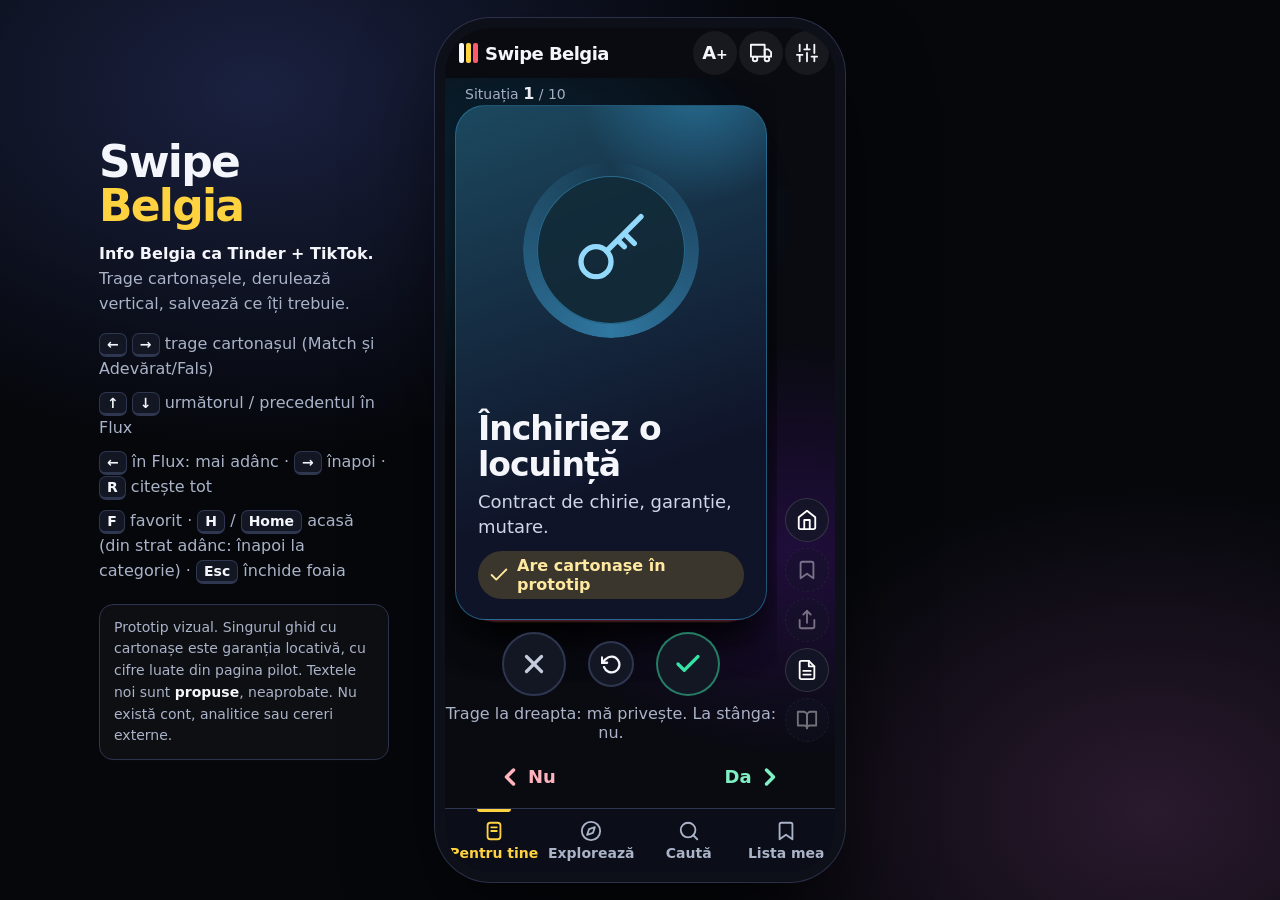
<file: index.html>
<!doctype html><html lang="ro"><head><meta charset="utf-8"><meta name="viewport" content="width=device-width,initial-scale=1,viewport-fit=cover"><meta name="color-scheme" content="dark"><meta name="theme-color" content="#090b11"><title>Swipe Belgia — prototip vizual</title><style>
:root{
 --bg:#090b11;--s1:#131724;--s2:#1b2132;--s3:#262d42;--tx:#f4f6fb;--mu:#aab3c8;--ln:#2e3650;
 --yel:#ffd23f;--red:#ff5a6b;--grn:#37e3a4;--blu:#62adff;--vio:#b49cff;--gry:#9099ae;
 --hue:210;--r:22px;--tabh:64px;
 font-family:system-ui,-apple-system,"Segoe UI",Roboto,"Helvetica Neue",Arial,sans-serif;
}
*{box-sizing:border-box;-webkit-tap-highlight-color:transparent}
html,body{margin:0;height:100%;background:#05070b;color:var(--tx);overflow:hidden}
button{font:inherit;color:inherit;background:none;border:0;padding:0;cursor:pointer}
button:disabled{cursor:default}
h1,h2,h3,p{margin:0}
:focus-visible{outline:3px solid #fff;outline-offset:2px;box-shadow:0 0 0 6px #000}
.vh{position:absolute!important;width:1px;height:1px;overflow:hidden;clip:rect(0 0 0 0);white-space:nowrap}
.ic{width:22px;height:22px;fill:none;stroke:currentColor;stroke-width:2;stroke-linecap:round;stroke-linejoin:round;flex:none}
.ic.fill{fill:currentColor}
/* ---------- scena desktop ---------- */
#stage{position:fixed;inset:0;display:flex;align-items:center;justify-content:center;
 background:radial-gradient(900px 600px at 20% 10%,#1a2140 0,transparent 60%),radial-gradient(800px 600px at 90% 90%,#2a1a2e 0,transparent 55%),#05070b}
#side{display:none;color:var(--mu);width:290px;position:absolute;left:calc(50% - 195px - 56px - 290px);top:50%;transform:translateY(-50%);font-size:0.9375rem;line-height:1.55}
#side b{color:var(--tx)}
#side h1{font-size:2.75rem;line-height:1;letter-spacing:-.04em;color:var(--tx);margin-bottom:14px}
#side h1 span{color:var(--yel)}
#side kbd{display:inline-block;min-width:26px;text-align:center;padding:2px 7px;border:1px solid var(--ln);border-bottom-width:3px;border-radius:7px;background:var(--s1);color:var(--tx);font:600 .875rem system-ui}
#side ul{padding:0;list-style:none;margin:16px 0 0;display:grid;gap:9px}
#side .note{margin-top:20px;padding:12px 14px;border:1px solid var(--ln);border-radius:14px;background:rgba(255,255,255,.03);font-size:0.875rem}
#phone{position:relative;width:390px;height:844px;display:flex;flex-direction:column;background:var(--bg);overflow:hidden;
 overflow:clip;border-radius:46px;box-shadow:0 0 0 10px #0d1018,0 0 0 11px #2a3047,0 40px 90px rgba(0,0,0,.6);transform:scale(var(--sc,1));transform-origin:center;isolation:isolate}
@media (min-width:1080px){#side{display:block}}
@media (max-width:520px){
 #stage{display:block}
 #phone{width:100vw;height:100vh;height:100dvh;border-radius:0;box-shadow:none;transform:none}
}
/* ---------- bară sus ---------- */
#top{height:56px;flex:none;display:flex;align-items:center;gap:6px;padding:0 10px 0 16px;position:relative;z-index:5}
#logo{display:flex;align-items:center;gap:9px;font-weight:900;font-size:1.1875rem;letter-spacing:-.03em;flex:1}
#logo i{display:grid;grid-template-columns:repeat(3,5px);gap:2px;height:20px}
#logo i b{border-radius:2px}#logo i b:nth-child(1){background:#f4f6fb}#logo i b:nth-child(2){background:var(--yel)}#logo i b:nth-child(3){background:var(--red)}
.tb{width:44px;height:44px;border-radius:50%;display:grid;place-items:center;color:var(--tx);background:rgba(255,255,255,.06);transition:background .2s}
.tb:hover{background:rgba(255,255,255,.14)}
#banner{flex:none;margin:0 12px 6px;padding:6px 10px;border-radius:10px;background:rgba(255,210,63,.1);border:1px solid rgba(255,210,63,.35);color:#ffe9a0;font-size:0.875rem;line-height:1.3;display:flex;gap:7px;align-items:center;position:relative;z-index:5}
#banner:before{content:"";width:7px;height:7px;border-radius:50%;background:var(--yel);flex:none}
/* ---------- vederi ---------- */
#main{position:relative;flex:1;min-height:0}
.view{position:absolute;inset:0;overflow:hidden}
.view[hidden]{display:none!important}
#aurora{position:absolute;inset:0;pointer-events:none;z-index:0;opacity:.9;
 background:radial-gradient(420px 320px at 15% 20%,hsl(var(--hue) 80% 45% /.30),transparent 70%),radial-gradient(380px 300px at 90% 70%,hsl(calc(var(--hue) + 70) 80% 50% /.22),transparent 70%);transition:background .6s}
#tabs{height:calc(var(--tabh) + env(safe-area-inset-bottom,0px));flex:none;display:grid;grid-template-columns:repeat(4,1fr);border-top:1px solid var(--ln);background:rgba(12,15,24,.96);padding-bottom:env(safe-area-inset-bottom,0px);position:relative;z-index:5}
.tab{display:flex;flex-direction:column;align-items:center;justify-content:center;gap:3px;font-size:0.875rem;font-weight:700;color:var(--mu);position:relative;min-height:44px}
.tab[aria-selected=true]{color:var(--yel)}
.tab[aria-selected=true]:before{content:"";position:absolute;top:0;width:34px;height:3px;border-radius:0 0 4px 4px;background:var(--yel)}
.tab .bd{position:absolute;top:6px;left:calc(50% + 6px);min-width:17px;height:17px;border-radius:9px;background:var(--red);color:#fff;font-size:0.875rem;display:grid;place-items:center;padding:0 4px}
.tab .bd:empty{display:none}
/* ---------- MATCH ---------- */
#v-match,#v-af{display:flex;flex-direction:column;align-items:center;padding:4px 0 10px}
.dk-head{position:relative;z-index:2;width:100%;padding:2px 20px 8px;display:flex;align-items:center;justify-content:space-between;font-size:0.875rem;color:var(--mu)}
.dk-head b{color:var(--tx);font-size:0.9375rem}
.dots{display:flex;gap:4px}.dots i{width:14px;height:4px;border-radius:3px;background:var(--s3);transition:background .3s}.dots i.on{background:var(--yel)}
.deck{position:relative;z-index:2;width:330px;flex:1;min-height:0;margin:0 auto}
.sc{position:absolute;inset:0 0 6px;touch-action:none;user-select:none;-webkit-user-select:none;will-change:transform;cursor:grab}
.sc.d1{pointer-events:none}.sc:active{cursor:grabbing}
.sc-in{position:absolute;inset:0;border-radius:30px;overflow:hidden;background:linear-gradient(160deg,hsl(var(--h) 55% 24%),hsl(calc(var(--h) + 30) 45% 11%) 70%);border:1px solid hsl(var(--h) 60% 45% /.55);box-shadow:0 18px 40px rgba(0,0,0,.45);display:flex;flex-direction:column;padding:22px 22px 20px;transform:perspective(800px) rotateX(var(--rx,0deg)) rotateY(var(--ry,0deg));transition:transform .15s}
.sc-in:before{content:"";position:absolute;inset:-30% -20% auto auto;width:260px;height:260px;border-radius:50%;background:radial-gradient(circle,hsl(var(--h) 90% 60% /.38),transparent 65%)}
.sc .glyph{position:relative;margin:34px auto 0;width:176px;height:176px;display:grid;place-items:center}
.sc .glyph:before{content:"";position:absolute;inset:0;border-radius:50%;background:conic-gradient(from 0deg,hsl(var(--h) 90% 62% /.0),hsl(var(--h) 90% 62% /.55),hsl(var(--h) 90% 62% /.0));animation:spin 9s linear infinite;mask:radial-gradient(circle,transparent 58%,#000 60%)}
.sc .glyph:after{content:"";position:absolute;inset:14px;border-radius:50%;background:hsl(var(--h) 50% 14% /.8);border:1px solid hsl(var(--h) 70% 55% /.5)}
.sc .glyph .ic{position:relative;z-index:1;width:80px;height:80px;stroke-width:1.6;color:hsl(var(--h) 95% 78%)}
@keyframes spin{to{transform:rotate(360deg)}}
.sc h2{position:relative;margin-top:auto;font-size:2.0625rem;line-height:1.08;letter-spacing:-.03em;font-weight:900}
.sc .sub{position:relative;margin-top:8px;font-size:0.9062rem;line-height:1.35;color:#cfd6e8}
.sc .gd{position:relative;margin-top:12px;display:inline-flex;align-items:center;gap:7px;font-size:0.875rem;font-weight:700;padding:5px 10px;border-radius:99px;background:rgba(0,0,0,.35);color:#e7ecf8;align-self:flex-start}
.sc .gd.real{background:rgba(255,210,63,.18);color:#ffe9a0}
.stamp{position:absolute;top:30px;z-index:3;padding:6px 12px;border:4px solid;border-radius:12px;font-weight:900;font-size:1.5625rem;letter-spacing:.04em;opacity:0;pointer-events:none;text-transform:uppercase;background:rgba(0,0,0,.25)}
.stamp.yes{left:18px;color:var(--grn);transform:rotate(-14deg)}
.stamp.no{right:18px;color:#c6ccdc;transform:rotate(14deg)}
.stamp.fal{right:18px;color:var(--red);transform:rotate(14deg)}
.acts{position:relative;z-index:2;flex:none;display:flex;align-items:center;justify-content:center;gap:22px;padding-top:6px}
.rb{width:64px;height:64px;border-radius:50%;display:grid;place-items:center;background:var(--s1);border:2px solid var(--ln);transition:transform .15s,background .2s}
.rb:hover{transform:scale(1.07)}.rb:active{transform:scale(.94)}
.rb .ic{width:30px;height:30px;stroke-width:2.6}
.rb.y{color:var(--grn);border-color:rgba(55,227,164,.5)}.rb.n{color:#c6ccdc}.rb.f{color:var(--red);border-color:rgba(255,90,107,.5)}
.rb.sm{width:46px;height:46px}.rb.sm .ic{width:21px;height:21px}
.hint{position:relative;z-index:2;font-size:0.875rem;color:var(--mu);text-align:center;padding:8px 0 0}
/* Match! */
#res{position:absolute;inset:0;z-index:4;overflow-y:auto;padding:6px 18px 18px;background:radial-gradient(420px 320px at 15% 10%,hsl(var(--hue) 80% 45% /.28),transparent 70%),radial-gradient(380px 300px at 90% 60%,hsl(calc(var(--hue) + 70) 80% 50% /.2),transparent 70%),var(--bg)}
#res h2{font-size:2.625rem;font-weight:900;letter-spacing:-.04em;line-height:1;text-align:center;background:linear-gradient(90deg,var(--yel),var(--grn));-webkit-background-clip:text;background-clip:text;color:transparent;padding:4px 0}
#res .lead{text-align:center;color:var(--mu);font-size:0.875rem;margin:4px 0 0}
#const{display:block;width:100%;height:auto;margin:2px 0}
#const .st{animation:tw 4.5s ease-in-out infinite}
@keyframes tw{50%{opacity:.25}}
#const .nd{animation:pop .5s cubic-bezier(.3,1.6,.5,1) both;animation-delay:var(--d);transform-box:fill-box;transform-origin:center}
#const .ln{stroke-dasharray:1;stroke-dashoffset:0;animation:draw .9s ease both;animation-delay:var(--d)}
@keyframes pop{from{transform:scale(0);opacity:0}}
@keyframes draw{from{stroke-dashoffset:1}}
.gl{display:grid;gap:8px;margin-top:8px}
.gi{display:flex;align-items:center;gap:12px;padding:12px 14px;border-radius:16px;background:var(--s1);border:1px solid var(--ln);text-align:left;width:100%}
.gi.real{border-color:rgba(255,210,63,.6);background:linear-gradient(135deg,rgba(255,210,63,.13),var(--s1))}
.gi .t{font-weight:700;font-size:0.875rem;line-height:1.3;flex:1}
.gi .n{display:block;font-weight:500;font-size:0.875rem;color:var(--mu);margin-top:3px}
.btn{display:inline-flex;align-items:center;justify-content:center;gap:8px;min-height:46px;padding:0 20px;border-radius:14px;background:var(--s2);border:1px solid var(--ln);font-weight:800;font-size:0.9062rem}
.btn.pri{background:var(--yel);color:#1b1500;border-color:var(--yel)}
.btn.dng{color:#ffb4bd;border-color:rgba(255,90,107,.5)}
.row{display:flex;gap:10px;flex-wrap:wrap;justify-content:center;margin-top:14px}
/* ---------- FLUX ---------- */
#flux{position:absolute;inset:0;overflow-y:scroll;scroll-snap-type:y mandatory;scrollbar-width:none;overscroll-behavior:contain}
#flux::-webkit-scrollbar{display:none}
.fc{position:relative;height:100%;scroll-snap-align:start;scroll-snap-stop:always;padding:44px 70px 14px 16px;display:flex;flex-direction:column;overflow:hidden;
 background:radial-gradient(360px 300px at 80% 8%,hsl(var(--h) 70% 40% /.30),transparent 70%),linear-gradient(180deg,hsl(var(--h) 35% 11%),var(--bg) 75%)}
.fc-head{margin:0 -56px 8px 0;display:flex;align-items:center;gap:8px}
.chip{display:inline-flex;align-items:center;gap:6px;padding:5px 11px 5px 8px;border-radius:99px;background:hsl(var(--h) 60% 50% /.2);border:1px solid hsl(var(--h) 70% 60% /.5);color:hsl(var(--h) 100% 85%);font-weight:800;font-size:0.875rem;letter-spacing:.06em;text-transform:uppercase}
.chip .ic{width:15px;height:15px}
.fc-n{margin-left:auto;font-size:0.875rem;color:var(--mu);font-weight:700}
.nav{width:36px;height:36px;border-radius:50%;background:rgba(255,255,255,.08);display:grid;place-items:center}
.nav:disabled{opacity:.3}
.nav .ic{width:18px;height:18px}
.fc h2{font-size:1.5625rem;line-height:1.1;letter-spacing:-.03em;font-weight:900;margin:2px 0 10px}
.fc-body{flex:1;min-height:0;position:relative}
.fc-foot{font-size:0.875rem;color:var(--mu);padding-top:6px;line-height:1.35}
.ex{display:inline-block;padding:2px 8px;border-radius:6px;background:var(--yel);color:#1b1500;font-weight:900;font-size:0.875rem;letter-spacing:.05em;text-transform:uppercase}
#prog{position:absolute;top:8px;left:12px;right:12px;display:flex;gap:4px;z-index:6;pointer-events:none}
#prog i{flex:1;height:4px;border-radius:3px;background:rgba(255,255,255,.18);overflow:hidden}
#prog i.on{background:var(--yel)}#prog i.cur{background:#fff}
#side-bar{position:absolute;right:8px;bottom:12px;z-index:6;display:flex;flex-direction:column;align-items:center;gap:7px}
.sb{display:flex;flex-direction:column;align-items:center;gap:2px;font-size:0.875rem;font-weight:800;color:#fff;text-shadow:0 1px 3px #000;min-width:50px}
.sb span.c{width:42px;height:42px;border-radius:50%;display:grid;place-items:center;background:rgba(20,24,38,.78);border:1px solid rgba(255,255,255,.14);backdrop-filter:blur(6px);transition:transform .2s,background .2s}
.sb:active span.c{transform:scale(.9)}
.sb[aria-pressed=true] span.c{background:rgba(255,255,255,.95);color:#111}
.sb.up[aria-pressed=true] span.c{background:var(--grn);color:#04210f;border-color:var(--grn)}
.sb.dn[aria-pressed=true] span.c{background:var(--yel);color:#1b1500;border-color:var(--yel)}
.sb[aria-pressed=true] .ic.fa{fill:currentColor}
.burst{position:absolute;pointer-events:none;z-index:9;width:0;height:0}
.burst .big{position:absolute;left:-52px;top:-52px;width:104px;height:104px;color:var(--red);fill:var(--red);stroke:none;animation:bigh .8s ease both}
.burst .sm{position:absolute;left:-9px;top:-9px;width:18px;height:18px;color:var(--red);fill:var(--red);stroke:none;animation:fly .8s ease-out both}
@keyframes bigh{0%{transform:scale(0)}25%{transform:scale(1.25)}55%{transform:scale(1)}100%{transform:scale(1.1) translateY(-26px);opacity:0}}
@keyframes fly{to{transform:translate(var(--dx),var(--dy)) rotate(var(--rt)) scale(.5);opacity:0}}
/* ---------- tipare ---------- */
.pt{position:absolute;inset:0;display:flex;flex-direction:column;zoom:var(--pk,1)}
.pt-sub{font-size:0.875rem;color:#cdd5e8;line-height:1.35}
/* sumă */
.am-big{font-size:5.375rem;line-height:1;font-weight:900;letter-spacing:-.05em;font-variant-numeric:tabular-nums;color:var(--yel);margin-top:2px;white-space:nowrap}
.am-big small{font-size:2.375rem;margin-left:2px;letter-spacing:0}
.am-lab{font-size:0.875rem;color:#e9edf8;font-weight:700;margin-top:2px}
.am-stage{display:grid;grid-template-columns:1fr 1fr;gap:12px;margin-top:8px}
.am-col{display:flex;flex-direction:column;align-items:center}
.am-col .bx2{height:130px;display:flex;align-items:flex-end;width:100%;border-bottom:2px solid var(--ln);justify-content:center}
.am-col .lb{margin-top:7px;font-size:0.875rem;text-align:center;line-height:1.25;color:var(--mu)}
.am-col .lb b{display:block;color:var(--tx);font-size:0.9375rem}
.stack{display:flex;flex-direction:column-reverse;align-items:center;gap:0;width:100%}
.coin{width:98px;height:34px;border-radius:50%;margin-top:-14px;position:relative;background:radial-gradient(ellipse at 40% 30%,#fff3b0,#ffc531 55%,#c98a00);border:2px solid #8a5d00;box-shadow:0 5px 0 #8a5d00;display:grid;place-items:center;font-weight:900;font-size:0.9375rem;color:#7a5200;line-height:1}
.coin:first-child{margin-top:0}
.stack.b .coin{background:radial-gradient(ellipse at 40% 30%,#dff4ff,#62adff 55%,#2a68b3);border-color:#1b4a85;box-shadow:0 5px 0 #1b4a85;color:#103a6e}
.go .coin{animation:coin .6s cubic-bezier(.4,1.5,.6,1) both;animation-delay:calc(var(--k)*.16s + .2s)}
@keyframes coin{from{transform:translateY(-190px);opacity:0}60%{opacity:1}}
.am-rng{margin-top:12px;display:flex;flex-direction:column;gap:6px}
.am-rng label{font-size:0.875rem;color:var(--mu);display:flex;justify-content:space-between;font-weight:700}
.am-rng label b{color:var(--tx)}
input[type=range]{width:100%;accent-color:var(--yel);height:34px;margin:0;background:transparent}
/* regiuni */
.rg-svg{width:100%;height:auto;max-height:178px;display:block}
.hx{fill:var(--c);opacity:.28;stroke:#0a0d15;stroke-width:2;transition:opacity .3s,transform .3s,filter .3s;cursor:pointer;transform-box:fill-box;transform-origin:center}
.hx.on{opacity:1;filter:drop-shadow(0 0 7px var(--c));transform:translateY(-3px) scale(1.04)}
.go .hx{animation:hxin .55s cubic-bezier(.3,1.4,.5,1) both;animation-delay:calc(var(--i)*55ms)}
@keyframes hxin{from{transform:scale(0);opacity:0}}
.rg-bars{display:grid;gap:5px;margin-top:6px}
.rgb{display:grid;grid-template-columns:96px 1fr 52px;gap:8px;align-items:center;min-height:36px;padding:0 6px;border-radius:10px;font-size:0.875rem;font-weight:700;text-align:left;border:1px solid transparent;transition:background .2s}
.rgb.on{background:rgba(255,255,255,.08);border-color:rgba(255,255,255,.22)}
.rgb .tr{height:13px;border-radius:7px;background:rgba(255,255,255,.08);overflow:hidden}
.rgb .fl{display:block;height:100%;border-radius:7px;background:var(--c);width:var(--w);transform-origin:left}
.go .rgb .fl{animation:grow .8s cubic-bezier(.2,.9,.3,1) both;animation-delay:calc(var(--i)*.12s + .35s)}
@keyframes grow{from{transform:scaleX(0)}}
.rgb em{font-style:normal;text-align:right;font-variant-numeric:tabular-nums}
.rg-det{margin-top:6px;padding:10px 12px;border-radius:14px;background:rgba(255,255,255,.06);font-size:0.875rem;line-height:1.4;min-height:78px}
.rg-det b{font-size:0.9062rem;white-space:nowrap}
/* calendar */
.cal-w{display:flex;justify-content:center;perspective:700px;margin-top:12px}
.cal{width:200px;border-radius:18px;background:#f6f7fb;color:#12151f;overflow:hidden;box-shadow:0 14px 30px rgba(0,0,0,.5),0 0 0 1px rgba(255,255,255,.12);transform-origin:center 30%;transition:transform .22s ease-in}
.cal.fo{transform:rotateX(-88deg)}
.cal.fi{transition:none;transform:rotateX(88deg)}
.cal .bar{height:36px;background:var(--red);color:#fff;display:flex;align-items:center;justify-content:center;font-weight:900;letter-spacing:.14em;text-transform:uppercase;font-size:0.875rem;position:relative}
.cal .bar:before,.cal .bar:after{content:"";position:absolute;top:-7px;width:10px;height:22px;border-radius:6px;background:#2a2f40}
.cal .bar:before{left:38px}.cal .bar:after{right:38px}
.cal .dy{font-size:5.75rem;line-height:1;font-weight:900;text-align:center;letter-spacing:-.05em;padding:6px 0 0;font-variant-numeric:tabular-nums}
.cal .yr{text-align:center;font-weight:800;font-size:1.0625rem;color:#46506b;padding-bottom:4px}
.cal .rn{text-align:center;font-size:0.875rem;font-weight:800;background:#e7eaf3;padding:7px 8px;min-height:34px}
.cal-chips{display:flex;gap:5px;flex-wrap:wrap;justify-content:center;margin-top:10px}
.cc{padding:6px 9px;border-radius:99px;border:1px solid var(--ln);background:var(--s1);font-size:0.875rem;font-weight:800;min-height:36px}
.cc[aria-pressed=true]{background:var(--yel);color:#1b1500;border-color:var(--yel)}
.cal-cd{margin-top:10px;padding:10px 12px;border-radius:14px;background:rgba(255,90,107,.13);border:1px solid rgba(255,90,107,.45);text-align:center;min-height:64px}
.cal-cd b{font-size:1.875rem;letter-spacing:-.03em;font-weight:900;display:block;line-height:1.1}
.cal-cd span{font-size:0.875rem;color:#ffd0d5;line-height:1.3;display:block}
/* ramificare */
.br-seg{display:flex;gap:6px;margin-bottom:8px}
.br-q{font-size:0.9375rem;font-weight:800;line-height:1.25;margin-bottom:10px;min-height:56px}
.doors{display:grid;grid-template-columns:1fr 1fr;gap:8px;perspective:900px;height:190px;position:relative}
.dr{position:relative;border-radius:16px 16px 6px 6px;background:radial-gradient(circle at 50% 120%,var(--glow),#0c0f18 70%);overflow:visible}
.dr .pn{position:absolute;inset:0;border-radius:16px 16px 6px 6px;background:linear-gradient(160deg,#2c3552,#171c2e);border:2px solid #3b4666;display:flex;flex-direction:column;align-items:center;justify-content:center;gap:2px;font-weight:900;font-size:2.125rem;letter-spacing:-.02em;transition:transform .7s cubic-bezier(.3,.9,.3,1),opacity .5s;backface-visibility:hidden}
.dr.dy{--glow:rgba(55,227,164,.7)}.dr.dn{--glow:rgba(255,200,60,.7)}
.dr.dy .pn{transform-origin:left center}.dr.dn .pn{transform-origin:right center}
.dr .pn small{font-size:0.875rem;font-weight:700;color:var(--mu);letter-spacing:0}
.dr .pn:after{content:"";position:absolute;top:50%;width:10px;height:10px;border-radius:50%;background:var(--yel)}
.dr.dy .pn:after{right:12px}.dr.dn .pn:after{left:12px}
.dr .in{position:absolute;inset:0;display:grid;place-items:center;color:#fff;opacity:0;transition:opacity .4s .25s}
.dr.open .in{opacity:1}
.dr .in .ic{width:56px;height:56px;stroke-width:2.2}
.dr.dy .in{color:var(--grn)}.dr.dn .in{color:var(--yel)}
.dr.open.dy .pn{transform:rotateY(-108deg)}.dr.open.dn .pn{transform:rotateY(108deg)}
.dr.dim .pn{filter:brightness(.55)}
.br-out{margin-top:10px;padding:12px 13px;border-radius:14px;background:rgba(255,255,255,.06);font-size:0.875rem;line-height:1.4;min-height:130px}
.br-out b{font-size:0.9375rem;display:block;margin-bottom:3px}
.br-out.ok{background:rgba(55,227,164,.12);border:1px solid rgba(55,227,164,.4)}
.br-out.warn{background:rgba(255,210,63,.12);border:1px solid rgba(255,210,63,.45)}
.rmo .dr .pn{display:none}
/* pași */
.st-w{position:relative;height:244px;flex:none}
.st-w svg{position:absolute;inset:0;width:100%;height:100%;overflow:visible}
.st-p{fill:none;stroke:var(--vio);stroke-width:5;stroke-linecap:round}
.st-p.dsh{stroke-dasharray:2 11;stroke:#6f6a9a}
.go .st-p{stroke-dasharray:1;stroke-dashoffset:0;animation:draw 1s ease both;animation-delay:var(--d)}
.go .st-p.dsh{animation:fade .6s ease both;stroke-dasharray:2 11}
@keyframes fade{from{opacity:0}}
.nd2{position:absolute;display:flex;align-items:center;gap:9px;width:78%;text-align:left;transform:translateY(-50%);padding:0;min-height:44px}
.nd2.r{flex-direction:row-reverse;text-align:right}
.nd2 .no{flex:none;width:46px;height:46px;border-radius:50%;display:grid;place-items:center;font-weight:900;font-size:1.1875rem;background:var(--vio);color:#190f3a;border:3px solid #fff2;box-shadow:0 0 0 0 rgba(180,156,255,.6)}
.nd2.x .no{background:var(--s2);color:var(--vio);border:2px dashed var(--vio)}
.go .nd2 .no{animation:lit .6s ease both;animation-delay:var(--d)}
@keyframes lit{from{background:var(--s3);color:var(--s3);box-shadow:none;transform:scale(.7)}60%{box-shadow:0 0 0 14px rgba(180,156,255,0)}}
.nd2 .tt{font-weight:800;font-size:0.875rem;line-height:1.25}
.nd2[aria-pressed=true] .no{outline:3px solid #fff;outline-offset:2px}
.st-det{margin-top:6px;padding:10px 12px;border-radius:14px;background:rgba(255,255,255,.06);font-size:0.875rem;line-height:1.4;flex:1;min-height:0;overflow:auto}
/* capcană */
.tp-w{display:flex;flex-direction:column;gap:0}
.hz{height:38px;background:repeating-linear-gradient(-45deg,#ffd23f 0 16px,#14110a 16px 32px);border-radius:4px;background-size:45px 45px;animation:hzs 2.2s linear infinite}
@keyframes hzs{to{background-position:45px 0}}
.go .hz.t{animation:hzin .6s ease-out both,hzs 2.2s linear .6s infinite}
.go .hz.bt{animation:hzin2 .6s ease-out both,hzs 2.2s linear .6s infinite reverse}
@keyframes hzin{from{transform:translateX(-120%)}}
@keyframes hzin2{from{transform:translateX(120%)}}
.tp-c{margin:-2px 6px;padding:22px 18px 20px;border-radius:6px 6px 18px 18px;background:#1b1710;border:2px solid #ffd23f;border-top:0;border-bottom:0}
.go .tp-c.shk{animation:shk .9s ease .55s both}
@keyframes shk{20%{transform:translateX(-7px) rotate(-.6deg)}50%{transform:translateX(6px) rotate(.5deg)}80%{transform:translateX(-3px)}}
.tp-c .ic{width:46px;height:46px;color:var(--yel)}
.tp-c h3{font-size:1.4375rem;line-height:1.15;margin:6px 0 8px;font-weight:900;color:var(--yel)}
.tp-c p{font-size:0.9688rem;line-height:1.5;color:#f1ead0}
.tp-t{display:flex;gap:8px;margin-bottom:12px}
/* acte */
.dc-fan{position:relative;height:250px;margin-top:2px}
.dcard{position:absolute;left:50%;bottom:6px;width:124px;height:172px;margin-left:-62px;border-radius:14px;background:#f7f4ea;color:#17181f;padding:11px 10px;transform-origin:50% 130%;transform:rotate(calc(var(--a)*1deg)) translateY(var(--y,0px));box-shadow:0 8px 20px rgba(0,0,0,.45);text-align:left;display:flex;flex-direction:column;gap:4px;border:0;transition:transform .3s}
.dcard:before{content:"";position:absolute;left:0;top:0;bottom:0;width:6px;border-radius:14px 0 0 14px;background:hsl(var(--k) 75% 55%)}
.dcard .w{font-size:0.875rem;font-weight:900;letter-spacing:.08em;text-transform:uppercase;color:hsl(var(--k) 60% 32%);padding-left:5px}
.dcard .t{font-size:0.875rem;font-weight:800;line-height:1.25;padding-left:5px}
.dcard.sel{--y:-22px;z-index:20}
.go .dcard{animation:fan .8s cubic-bezier(.3,1.2,.4,1) both;animation-delay:calc(var(--i)*.07s + .15s)}
@keyframes fan{from{transform:rotate(0) translateY(0)}}
.dc-det{padding:10px 12px;border-radius:14px;background:rgba(255,255,255,.07);font-size:0.875rem;line-height:1.4;min-height:84px}
.dc-det b{display:block;font-size:0.875rem;margin-bottom:2px}
/* ce faci acum */
.ring-w{display:flex;align-items:center;gap:12px;margin-bottom:6px}
.ring{width:72px;height:72px;flex:none;position:relative}
.ring svg{width:72px;height:72px;transform:rotate(-90deg)}
.ring circle{fill:none;stroke-width:8;stroke-linecap:round}
.ring .bg{stroke:var(--s3)}.ring .fg{stroke:var(--grn);transition:stroke-dashoffset .6s cubic-bezier(.3,.9,.3,1)}
.ring b{position:absolute;inset:0;display:grid;place-items:center;font-size:1rem;font-weight:900}
.ck{display:grid;gap:6px}
.ck button{display:flex;align-items:center;gap:10px;padding:8px 10px;border-radius:12px;background:rgba(255,255,255,.06);border:1px solid var(--ln);text-align:left;font-size:0.875rem;line-height:1.3;font-weight:700;min-height:44px}
.ck button .bx{width:24px;height:24px;border-radius:7px;border:2px solid var(--mu);flex:none;display:grid;place-items:center;color:transparent}
.ck button[aria-pressed=true]{background:rgba(55,227,164,.12);border-color:rgba(55,227,164,.5)}
.ck button[aria-pressed=true] .bx{background:var(--grn);border-color:var(--grn);color:#04210f}
.ck .bx .ic{width:15px;height:15px;stroke-width:3.5}
.lk{display:grid;grid-template-columns:1fr 1fr;gap:5px;margin-top:8px}
.lk h4{grid-column:1/-1;margin:4px 0 0;font-size:0.875rem;letter-spacing:.07em;text-transform:uppercase;color:var(--mu)}
.lk a{display:flex;align-items:center;gap:6px;padding:6px 8px;border-radius:10px;background:rgba(98,173,255,.13);border:1px solid rgba(98,173,255,.4);color:#cfe5ff;font-size:0.875rem;font-weight:700;text-decoration:none;min-height:40px;line-height:1.2}
.lk a .ic{width:14px;height:14px}
/* ---------- foi ---------- */
#scrim{position:absolute;inset:0;background:rgba(0,0,0,.6);z-index:20;opacity:0;pointer-events:none;transition:opacity .25s}
#scrim.on{opacity:1;pointer-events:auto}
.sheet{position:absolute;left:0;right:0;bottom:0;max-height:88%;z-index:21;background:var(--s1);border-radius:26px 26px 0 0;border-top:1px solid var(--ln);transform:translateY(105%);transition:transform .35s cubic-bezier(.2,.9,.3,1),visibility 0s .35s;display:flex;flex-direction:column;visibility:hidden}
.sheet.on{transform:none;visibility:visible;transition-delay:0s}
.sh-h{display:flex;align-items:center;gap:8px;padding:14px 16px 8px}
.sh-h:before{content:"";position:absolute;top:7px;left:50%;margin-left:-20px;width:40px;height:4px;border-radius:3px;background:var(--s3)}
.sh-h h3{flex:1;font-size:1.125rem;font-weight:900;letter-spacing:-.02em}
.sh-b{padding:4px 16px 18px;overflow-y:auto;font-size:0.875rem;line-height:1.45}
.q{margin:0 0 10px;padding:12px 14px;border-left:4px solid var(--yel);background:rgba(255,210,63,.08);border-radius:0 12px 12px 0;font-size:0.875rem;line-height:1.45}
.q cite{display:block;font-style:normal;font-size:0.875rem;color:var(--mu);margin-top:6px}
.q cite a{color:#cfe5ff}
.vf{display:inline-flex;gap:6px;align-items:center;padding:4px 10px;border-radius:99px;background:rgba(55,227,164,.14);border:1px solid rgba(55,227,164,.4);color:#b5f5dc;font-size:0.875rem;font-weight:800;margin-bottom:10px}
.srch{display:flex;align-items:center;gap:8px;padding:0 14px;height:50px;border-radius:16px;background:var(--bg);border:2px solid var(--ln)}
.srch:focus-within{border-color:var(--yel)}
.srch input{flex:1;min-width:0;background:none;border:0;color:var(--tx);font:inherit;font-size:1rem;outline:0;height:100%}
.chips{display:flex;gap:7px;flex-wrap:wrap;margin:10px 0}
.sg{padding:7px 12px;border-radius:99px;background:var(--s2);border:1px solid var(--ln);font-size:0.875rem;font-weight:700;min-height:36px}
.rs h4{margin:12px 0 6px;font-size:0.875rem;letter-spacing:.07em;text-transform:uppercase;color:var(--mu)}
.rs button.ri{display:flex;width:100%;gap:10px;align-items:center;text-align:left;padding:11px 12px;border-radius:14px;background:var(--bg);border:1px solid var(--ln);margin-bottom:6px;font-weight:700;font-size:0.875rem;line-height:1.3;min-height:48px}
.rs button.ri small{display:block;color:var(--mu);font-weight:500;font-size:0.875rem;margin-top:2px}
.rs mark{background:rgba(255,210,63,.35);color:#fff;border-radius:3px}
.mi{display:flex;align-items:center;justify-content:space-between;gap:12px;padding:12px 0;border-bottom:1px solid var(--ln)}
.mi small{display:block;color:var(--mu);font-size:0.875rem;margin-top:2px;line-height:1.35}
.sw{width:50px;height:30px;border-radius:15px;background:var(--s3);position:relative;flex:none;transition:background .2s}
.sw:after{content:"";position:absolute;top:3px;left:3px;width:24px;height:24px;border-radius:50%;background:#fff;transition:transform .2s}
.sw[aria-checked=true]{background:var(--grn)}.sw[aria-checked=true]:after{transform:translateX(20px)}
#shareprev{width:100%;border-radius:14px;display:block;margin-bottom:12px;max-height:300px;object-fit:contain;background:#000}
/* toast */
#toast{position:absolute;left:50%;bottom:calc(var(--tabh) + 16px);transform:translate(-50%,20px);background:#fff;color:#10131c;padding:10px 16px;border-radius:14px;font-weight:700;font-size:0.875rem;z-index:40;opacity:0;pointer-events:none;transition:opacity .25s,transform .25s;max-width:340px;text-align:center;box-shadow:0 8px 24px rgba(0,0,0,.5)}
#toast.on{opacity:1;transform:translate(-50%,0)}
/* cabină */
#cab{position:absolute;inset:0;z-index:30;background:#05070b;display:flex;flex-direction:column;padding:16px;visibility:hidden;opacity:0;transition:opacity .25s}
#cab.on{visibility:visible;opacity:1}
#cab .ch{display:flex;align-items:center;justify-content:space-between;gap:8px;color:var(--mu);font-weight:800;font-size:0.875rem}
#cab .cb{flex:1;display:flex;flex-direction:column;justify-content:center;gap:12px;text-align:left;cursor:pointer;width:100%;padding:8px 2px}
#cab .big{font-size:5.25rem;font-weight:900;letter-spacing:-.05em;line-height:1;color:var(--yel);word-break:break-word}
#cab .ti{font-size:2.125rem;font-weight:900;line-height:1.1;letter-spacing:-.02em}
#cab .su{font-size:1.4375rem;line-height:1.3;color:#d9deec;font-weight:600}
#cab .msg{font-size:0.9375rem;line-height:1.4;padding:11px 13px;border-radius:12px;background:rgba(255,210,63,.1);border:1px solid rgba(255,210,63,.4);color:#ffe9a0}
#cab .cbt{display:grid;grid-template-columns:1fr 1fr;gap:10px}
#cab .cbt .btn{min-height:68px;font-size:1.25rem;border-radius:18px}
#cab .cbt .full{grid-column:1/-1}
#cab.speaking .big{animation:glow 1.6s ease-in-out infinite}
@keyframes glow{50%{text-shadow:0 0 28px rgba(255,210,63,.6)}}
/* lista */
#v-lista{overflow-y:auto;padding:6px 16px 20px}
#v-lista h2{font-size:1.625rem;font-weight:900;letter-spacing:-.03em}
.coll{display:flex;align-items:center;gap:14px;margin:10px 0 4px;padding:12px 14px;border-radius:16px;background:var(--s1);border:1px solid var(--ln)}
.coll .sg2{display:flex;gap:4px;margin-top:6px}.coll .sg2 i{width:20px;height:6px;border-radius:3px;background:var(--s3)}.coll .sg2 i.on{background:var(--grn)}
.ls h3{font-size:0.875rem;letter-spacing:.07em;text-transform:uppercase;color:var(--mu);margin:16px 0 8px;display:flex;align-items:center;gap:6px}
.li{display:flex;align-items:center;gap:6px;margin-bottom:7px}
.li .ri{flex:1;display:flex;align-items:center;gap:10px;padding:11px 12px;border-radius:14px;background:var(--s1);border:1px solid var(--ln);text-align:left;font-weight:700;font-size:0.875rem;line-height:1.3;min-height:52px}
.li .ri .ic{color:var(--yel)}
.li .x{width:44px;height:44px;border-radius:50%;display:grid;place-items:center;color:var(--mu)}
.em{padding:14px;border:1px dashed var(--ln);border-radius:14px;color:var(--mu);font-size:0.875rem;line-height:1.4}
.sit{display:flex;gap:6px;flex-wrap:wrap}
.sit span{padding:5px 10px;border-radius:99px;background:var(--s2);font-size:0.875rem;font-weight:700;border:1px solid var(--ln)}
/* adevărat/fals feedback */
#flux{user-select:none;-webkit-user-select:none}
#af-fb{position:absolute;left:0;right:0;bottom:0;z-index:8;padding:16px 18px 18px;border-radius:26px 26px 0 0;background:var(--s1);border-top:3px solid var(--grn);transform:translateY(110%);transition:transform .35s cubic-bezier(.2,.9,.3,1),visibility 0s .35s;visibility:hidden}
#af-fb.on{transform:none;visibility:visible;transition-delay:0s}
#af-fb.bad{border-top-color:var(--red)}
#af-fb h3{font-size:1.375rem;font-weight:900;display:flex;align-items:center;gap:8px}
#af-fb p{font-size:0.875rem;line-height:1.45;margin:6px 0 10px;color:#dfe5f4}
/* prefers-reduced-motion */
@media (prefers-reduced-motion:reduce){*,*:before,*:after{animation:none!important;transition:none!important;scroll-behavior:auto!important}}
html.rm *,html.rm *:before,html.rm *:after{animation:none!important;transition:none!important;scroll-behavior:auto!important}
@media (max-height:700px) and (max-width:520px){.sc .glyph{width:110px;height:110px;margin-top:10px}.sc .glyph .ic{width:52px;height:52px}.am-big{font-size:3.875rem}}

.coin .cv{opacity:0;font-style:normal}.stack .coin:last-child .cv{opacity:1}
.am-col .stack.b .coin{width:98px}
.cal-cd.wait{visibility:hidden}
.dc-ctl{display:flex;gap:8px;margin-top:8px}.dc-ctl .cc{flex:1;justify-content:center}
.srch input:focus-visible{outline:0;box-shadow:none}
.rmb{padding:8px 0}.rmb+.rmb{border-top:1px solid rgba(255,255,255,.15)}

@media (max-height:800px){
 :root{--tabh:56px}
 #top{height:48px}.tb{width:40px;height:40px}
 #banner{padding:4px 9px;margin-bottom:4px;font-size:0.875rem;line-height:1.25}
 .fc{padding-top:34px}.fc-head{margin-bottom:4px}.fc h2{font-size:1.375rem;margin:0 0 6px}
 .sc .glyph{width:132px;height:132px;margin-top:16px}.sc .glyph .ic{width:60px;height:60px}.sc h2{font-size:1.75rem}
 .dk-head{padding-bottom:4px}.rb{width:56px;height:56px}.hint{padding-top:4px;font-size:0.875rem}
 .sb span.c{width:38px;height:38px}#side-bar{gap:4px}
}
@media (max-height:690px){
 .fc-foot{display:none}
 .sc .glyph{width:96px;height:96px;margin-top:6px}.sc .glyph .ic{width:44px;height:44px}.sc h2{font-size:1.5625rem}.sc .sub{font-size:0.875rem}
 .hint{display:none}
}
#flux{touch-action:pan-y}
/* ===== v2: straturi (segmente, sub-cartonașe, citește tot), taburi noi ===== */
.fc{padding-top:60px}
#segs{position:absolute;top:3px;left:8px;right:8px;z-index:7;display:flex;gap:4px}
.sg3{flex:1;min-width:0;min-height:34px;padding:3px 0 0;display:flex;flex-direction:column;gap:3px;align-items:stretch;font-size:0.875rem;font-weight:800;color:var(--mu);letter-spacing:0}
.sg3 .bar{display:block;height:5px;border-radius:3px;background:rgba(255,255,255,.2);overflow:hidden;transition:box-shadow .2s}
.sg3 .bar i{display:block;height:100%;width:0;background:var(--yel);border-radius:3px;transition:width .5s cubic-bezier(.3,.9,.3,1)}
.sg3.full .bar i{background:var(--grn)}
.sg3 .lb{display:block;text-align:center;white-space:nowrap;overflow:hidden}
.sg3.cur{color:#fff}.sg3.cur .bar{box-shadow:0 0 0 1.5px #fff}
.sg3:hover .lb{color:#fff}
#cnt{position:absolute;top:38px;left:16px;right:72px;z-index:6;display:flex;align-items:center;justify-content:space-between;gap:8px;font-size:0.875rem;font-weight:800;color:#dfe5f4;pointer-events:none;height:20px}
#cnt .mini{pointer-events:auto;min-height:26px;padding:0 10px;border-radius:99px;border:1px solid rgba(255,255,255,.3);background:rgba(255,255,255,.1);font-size:0.875rem;font-weight:800}
#cnt .mini[hidden]{display:none}
.fc-act{display:flex;gap:8px;margin-top:8px;flex:none;flex-wrap:wrap}
.pill{display:inline-flex;align-items:center;gap:6px;min-height:42px;padding:0 14px;border-radius:99px;background:rgba(255,255,255,.1);border:1px solid rgba(255,255,255,.22);font-size:0.875rem;font-weight:800;color:#fff}
.pill .ic{width:17px;height:17px}
.pill.deep{background:hsl(var(--h) 70% 48%/.28);border-color:hsl(var(--h) 85% 68%/.75);color:hsl(var(--h) 100% 92%)}
.pill.deep span{display:inline-block;animation:deepP 2.6s ease-in-out infinite}
@keyframes deepP{0%,60%,100%{transform:none}75%{transform:translateX(-4px)}88%{transform:translateX(3px)}}
.fc.nudge{animation:nud 1.05s ease both}
@keyframes nud{25%,55%{transform:translateX(-30px)}100%{transform:none}}
#sub{position:absolute;inset:0;z-index:4;background:var(--bg);transform:translateX(104%);visibility:hidden;pointer-events:none;box-shadow:-18px 0 30px rgba(0,0,0,.55);transition:transform .34s cubic-bezier(.2,.9,.3,1),visibility 0s .34s}
#sub.on{transform:none;visibility:visible;pointer-events:auto;transition-delay:0s}
#subf{position:absolute;inset:0;overflow-y:scroll;scroll-snap-type:y mandatory;scrollbar-width:none;overscroll-behavior:contain;touch-action:pan-y;user-select:none;-webkit-user-select:none;outline:0}
#subf::-webkit-scrollbar{display:none}
.fc.sm{padding:68px 74px 20px 26px}
.fc.sm:before{content:"";position:absolute;inset:56px 62px 8px 10px;border-radius:28px;border:1px solid hsl(var(--h) 65% 58%/.42);background:rgba(4,6,12,.38);box-shadow:inset 0 0 40px hsl(var(--h) 70% 40%/.12);pointer-events:none}
.fc.sm>*{position:relative}
.fc.sm .fc-head{margin:0 -50px 6px 0}
.fc.sm h2{font-size:1.375rem}
.fc.sm .fc-foot{font-size:0.875rem}
.fc.sm .pt-sub{font-size:0.875rem}
#flux[inert]{pointer-events:none}
/* tipare noi */
.rd-hero{display:flex;align-items:center;gap:10px;flex-wrap:wrap;margin:8px 0 2px}
.rd-n{font-size:5.75rem;line-height:.9;font-weight:900;color:var(--yel);letter-spacing:-.05em;font-variant-numeric:tabular-nums}
.rd-u{font-size:1.0625rem;font-weight:800;max-width:130px;line-height:1.15}
.rd-c{font-style:normal;padding:5px 11px;border-radius:99px;background:hsl(var(--h) 60% 45%/.3);border:1px solid hsl(var(--h) 75% 65%/.65);font-size:0.875rem;font-weight:800;color:hsl(var(--h) 100% 90%)}
.rd-list{display:flex;flex-direction:column;gap:10px;margin-top:12px;overflow-y:auto;flex:1;min-height:0;padding-right:2px}
.rd-s{font-size:0.9375rem;line-height:1.5;padding:3px 0 3px 12px;border-left:4px solid hsl(var(--h) 80% 62%);color:#f1f4fb}
.go .rd-s{animation:rdin .6s cubic-bezier(.2,.9,.3,1) both;animation-delay:calc(var(--i)*.6s + .25s)}
@keyframes rdin{from{opacity:0;transform:translateX(22px);border-left-color:#fff}}
.rd-lit{margin:8px 0 0;padding:9px 12px;border-left:4px solid var(--yel);background:rgba(255,210,63,.09);border-radius:0 12px 12px 0;font-size:0.875rem;line-height:1.4;flex:none}
.rd-lit cite{display:block;font-style:normal;font-size:0.875rem;color:var(--mu);margin-top:4px}
.tbl{display:flex;flex-direction:column;gap:6px;margin-top:10px;flex:1;min-height:0;overflow-y:auto}
.tb-r{display:grid;grid-template-columns:var(--tc);gap:6px;align-items:center;padding:10px 9px;border-radius:12px;background:rgba(255,255,255,.08);font-size:0.875rem;line-height:1.3;font-weight:700;color:inherit;text-decoration:none;overflow-wrap:anywhere}
.tb-r.hd{background:none;font-size:0.875rem;text-transform:uppercase;letter-spacing:0;color:var(--mu);padding-bottom:0;padding-top:0}
.tbl .cn{font-variant-numeric:tabular-nums;color:var(--yel)}
.go .tb-r:not(.hd){animation:rin .5s cubic-bezier(.2,.9,.3,1) both;animation-delay:calc(var(--i)*.1s + .15s)}
@keyframes rin{from{opacity:0;transform:translateY(18px)}}
.tbl.stk .tb-r{display:block;font-weight:600}
.tbl.stk .tb-r span{display:block;font-size:0.875rem;color:#dfe5f4;margin-top:2px}
.tbl.stk .tb-r .k{font-size:0.875rem;font-weight:800;color:#fff;margin-top:0}
.tbl.stk em{font-style:normal;color:var(--mu);font-size:0.875rem;text-transform:uppercase;letter-spacing:.05em}
a.tb-r{position:relative;padding-right:36px;border:1px solid rgba(98,173,255,.4);background:rgba(98,173,255,.1)}
a.tb-r .ic{position:absolute;right:10px;top:12px;width:16px;height:16px;color:#cfe5ff}
.tb-ft{margin-top:8px;font-size:0.875rem;font-weight:700;color:#e9edf8;line-height:1.35;flex:none}
.nw-full{font-size:0.875rem;color:var(--mu);margin-top:8px;line-height:1.4;overflow-y:auto}
.dc-ctl.one{display:none}
/* Explorează */
#v-explore,#v-search{overflow-y:auto;padding:6px 16px 22px}
#v-explore h2,#v-search h2{font-size:1.625rem;font-weight:900;letter-spacing:-.03em;margin-bottom:2px}
#v-explore h3{font-size:0.875rem;letter-spacing:.07em;text-transform:uppercase;color:var(--mu);margin:18px 0 4px}
.mu{color:var(--mu);font-size:0.875rem;line-height:1.4;margin:2px 0 10px}
.mu b{color:#ffe9a0}
.dom{display:grid;grid-template-columns:repeat(3,1fr);gap:8px}
.dt{display:flex;flex-direction:column;align-items:center;gap:4px;padding:11px 6px;border-radius:16px;background:var(--s1);border:1px solid var(--ln);min-height:84px;text-align:center}
.dt b{font-size:0.875rem}.dt small{font-size:0.875rem;color:var(--mu);line-height:1.2}
.dt .ic{color:var(--mu)}
.dt.real{border-color:rgba(255,210,63,.65);background:rgba(255,210,63,.09)}.dt.real .ic{color:var(--yel)}
.dt[aria-expanded=true]{box-shadow:0 0 0 2px #fff}
#dom-det{margin-top:8px}
.gl{display:grid;gap:6px}
.tiles{display:grid;grid-template-columns:1fr 1fr;gap:10px;margin-top:8px}
.tl{display:flex;flex-direction:column;gap:3px;text-align:left;padding:12px;border-radius:18px;min-height:104px;background:radial-gradient(160px 120px at 100% 0,hsl(var(--h) 70% 40%/.38),transparent 70%),var(--s1);border:1px solid hsl(var(--h) 60% 55%/.5);animation:tin .55s cubic-bezier(.2,1.2,.4,1) both;animation-delay:calc(var(--i)*60ms)}
@keyframes tin{from{opacity:0;transform:scale(1.35)}}
.tl .tl-h{display:flex;align-items:center;justify-content:space-between;color:hsl(var(--h) 100% 85%)}
.tl .tl-h em{font-style:normal;font-weight:900;font-size:0.875rem;padding:2px 8px;border-radius:99px;background:hsl(var(--h) 60% 40%/.5)}
.tl b{font-size:0.9062rem;line-height:1.2}.tl small{font-size:0.875rem;color:var(--mu)}
.tl-b{display:block;height:5px;border-radius:3px;background:rgba(255,255,255,.14);overflow:hidden;margin-top:auto}
.tl-b i{display:block;height:100%;background:var(--grn);border-radius:3px}
.rs small.sn{color:#cdd5e8;font-weight:500;margin-top:3px}
.skip{display:block;margin:2px auto 0;font-size:0.875rem;font-weight:700;color:#cfe5ff;text-decoration:underline;min-height:40px;padding:0 10px}
.segl{display:grid;gap:5px;margin-top:8px}
.segl button{display:grid;grid-template-columns:68px 1fr 40px;gap:8px;align-items:center;min-height:36px;padding:0 10px;border-radius:12px;background:var(--s1);border:1px solid var(--ln);font-size:0.875rem;font-weight:700;text-align:left}
.segl em{font-style:normal;text-align:right;color:var(--mu);font-size:0.875rem}
.segl .tl-b{margin:0}
/* Citește tot */
.sheet.tall{height:92%;max-height:92%}
#sh-read .sh-b{flex:1;min-height:0}
.rd-tabs{display:flex;gap:6px;padding:0 16px 8px}
.rd-tabs button{flex:1;min-height:42px;border-radius:99px;border:1px solid var(--ln);background:var(--s2);font-size:0.875rem;font-weight:800}
.rd-tabs button[aria-pressed=true]{background:var(--yel);color:#1b1500;border-color:var(--yel)}
.rl-sec h3{font-size:1.1875rem;margin:16px 0 6px;letter-spacing:-.02em}
.rl-sec h4{font-size:0.9062rem;margin:12px 0 4px;color:var(--yel);line-height:1.3}
.rl-sec p{margin:0 0 8px;font-size:0.875rem;line-height:1.5}
.rl-k{font-size:0.875rem!important;letter-spacing:.07em;text-transform:uppercase;color:var(--mu);margin:12px 0 4px!important;font-weight:800}
.rl-s{font-size:0.875rem!important;color:var(--mu);overflow-wrap:anywhere}
.rl-sec a{color:#cfe5ff;overflow-wrap:anywhere}
.rl-t{width:100%;border-collapse:collapse;font-size:0.875rem;margin:6px 0}
.rl-t th,.rl-t td{padding:6px 5px;border-bottom:1px solid var(--ln);text-align:right;font-variant-numeric:tabular-nums}
.rl-t th:first-child,.rl-t td:first-child{text-align:left}
.rl-t th{font-size:0.875rem;color:var(--mu);font-weight:800}
.rl-u{padding-left:18px;font-size:0.875rem;line-height:1.45;margin:0 0 8px;overflow-wrap:anywhere}
.rl-u li{margin-bottom:6px}
.rl-note{font-size:0.875rem!important;color:var(--mu);margin-top:14px!important}
.rd-link{width:100%;margin-top:6px;text-decoration:none;color:#1b1500}
@media (max-height:800px){.fc{padding-top:56px}.fc.sm{padding-top:64px}.fc.sm:before{inset:52px 62px 6px 10px}#cnt{top:36px}.pill{min-height:40px}}
@media (max-height:690px){.fc-act{margin-top:4px}.rd-n{font-size:4rem}.dom .dt{min-height:70px}}
#flux,#subf{isolation:isolate}
.tbl.grd .tb-r{font-size:0.875rem}
.tb-r.hd{overflow-wrap:normal;font-size:0.875rem}
.lk{color:#cfe5ff;overflow-wrap:anywhere;font-size:0.875rem}
#flux *,#subf *{touch-action:pan-y}
/* ===== v3: LIZIBILITATE pe mobil =====
   Scară tipografică cu variabile CSS, în rem (urmează setarea de mărire a textului din telefon + treapta A−/A+).
   Praguri: corp cartonaș ≥18px, „Citește tot” ≥17px (line-height 1.5), citate/surse ≥16px, etichete/butoane/segmente/tab-uri ≥14px,
   banner ≥13px (singura excepție), zone de atingere ≥44px. Fără zoom/micșorare automată: dacă nu încape, se împarte conținutul. */
:root{--fz:1;--f-lab:.875rem;--f-body:1.125rem;--f-read:1.0625rem;--f-quote:1rem;--f-ban:.8125rem;--f-t:1.625rem;--tap:44px}
html{font-size:calc(100% * var(--fz));-webkit-text-size-adjust:100%;text-size-adjust:100%}
html[data-fz="1"]{--fz:.85}html[data-fz="3"]{--fz:1.15}html[data-fz="4"]{--fz:1.3}
/* --- cadrul aplicației --- */
#top{height:50px;padding:0 6px 0 14px;gap:2px}
.tb{width:var(--tap);height:var(--tap)}
#logo{font-size:1.125rem;white-space:nowrap;gap:7px}
.fzb{font-weight:900;font-size:1.125rem;line-height:1;display:inline-flex;align-items:baseline}.fzb small{font-size:.875rem;font-weight:900}
#banner{font-size:var(--f-ban);line-height:1.25;padding:4px 10px;margin-bottom:4px}
.tab{font-size:var(--f-lab);min-height:var(--tap)}
.tab .bd{font-size:var(--f-lab);min-width:20px;height:20px;border-radius:10px}
@media (max-height:800px){#top{height:50px}.tb{width:var(--tap);height:var(--tap)}#banner{font-size:var(--f-ban);padding:4px 10px;margin-bottom:4px;line-height:1.25}}
/* --- segmente + contor --- */
#segs{top:2px;left:6px;right:6px;gap:3px;overflow-x:auto;scrollbar-width:none}
#segs::-webkit-scrollbar{display:none}
.sg3{flex:1 1 auto;min-width:max-content;min-height:var(--tap);padding:5px 2px 0;font-size:var(--f-lab);gap:3px}
.sg3 .bar{height:6px}
.sg3 .lb{font-size:var(--f-lab);overflow:visible;line-height:1.2}
#cnt{top:46px;left:12px;right:4px;height:var(--tap);font-size:var(--f-lab);font-weight:800;gap:4px}
#cnt .nav,#cnt .mini{pointer-events:auto}
#cnt .mini{min-height:36px;font-size:var(--f-lab)}
#cnt-t{flex:1;min-width:0}
#cnt-n{font-variant-numeric:tabular-nums;color:var(--mu)}
.fc{padding-top:92px}
.fc.sm{padding-top:96px}
.fc.sm:before{inset:88px 62px 6px 10px}
@media (max-height:800px){.fc{padding-top:92px}.fc.sm{padding-top:96px}.fc.sm:before{inset:88px 62px 6px 10px}#cnt{top:46px}}
/* --- antet cartonaș, titlu, acțiuni --- */
.chip{font-size:var(--f-lab);letter-spacing:.03em;padding:5px 12px 5px 9px}
.chip .ic{width:17px;height:17px}
.fc h2,.fc.sm h2{font-size:var(--f-t);line-height:1.12;margin:2px 0 8px}
@media (max-height:800px){.fc h2,.fc.sm h2{font-size:var(--f-t);margin:0 0 6px}.fc-head{margin-bottom:2px}}
.fc-foot,.fc.sm .fc-foot{display:none!important}
.fc-body{overflow-y:auto;overflow-x:hidden;scrollbar-width:thin}
.fc-act{margin-top:6px}
.pill{min-height:var(--tap);font-size:var(--f-lab);padding:0 12px;white-space:nowrap}
.fc-act{flex-wrap:nowrap}
@media (max-height:800px){.pill{min-height:var(--tap)}}
/* bara laterală: doar iconițe, 44px */
#side-bar{right:6px;bottom:8px;gap:4px}
.sb{min-width:var(--tap)}
.sb span.c{width:var(--tap);height:var(--tap)}
@media (max-height:800px){.sb span.c{width:var(--tap);height:var(--tap)}#side-bar{gap:4px}}
/* --- tipare: text de corp 18px --- */
.pt{zoom:1!important}
.pt-sub,.fc.sm .pt-sub{font-size:var(--f-body);line-height:1.3}
.am-lab{font-size:var(--f-body)}
.am-col .lb{font-size:var(--f-lab)}.am-col .lb b{font-size:var(--f-body)}
.coin{font-size:var(--f-lab)}
.am-rng label{font-size:var(--f-quote)}
.rgb{font-size:var(--f-quote);min-height:var(--tap)}
.rg-det{font-size:var(--f-body);line-height:1.35}.rg-det b{font-size:var(--f-body)}
.cal .bar{font-size:var(--f-lab)}.cal .yr{font-size:var(--f-read)}.cal .rn{font-size:var(--f-lab)}
.cc{font-size:var(--f-lab);min-height:var(--tap)}
.cal-cd span{font-size:var(--f-quote)}
.br-q{font-size:var(--f-body);line-height:1.25}
.br-out{font-size:var(--f-body);line-height:1.35}.br-out b{font-size:var(--f-body)}
.dr .pn small{font-size:var(--f-lab)}
.nd2 .tt{font-size:var(--f-body);line-height:1.2}
.st-det{font-size:var(--f-body);line-height:1.35}
.tp-c p{font-size:var(--f-body);line-height:1.4}
.dcard .w{font-size:var(--f-lab)}.dcard .t{font-size:var(--f-quote)}
.dc-det{font-size:var(--f-body);line-height:1.35}.dc-det b{font-size:var(--f-body)}
.ck button{font-size:var(--f-body);line-height:1.25}
.ring b{font-size:var(--f-quote)}
.lk h4{font-size:var(--f-lab)}.lk a{font-size:var(--f-quote);min-height:var(--tap)}
.rd-s{font-size:var(--f-body);line-height:1.4}
.rd-u{font-size:var(--f-body)}.rd-c{font-size:var(--f-lab)}
.rd-lit{font-size:var(--f-quote);line-height:1.4}.rd-lit cite{font-size:var(--f-quote)}
.tb-r{font-size:var(--f-body);line-height:1.3}
.tb-r.hd{font-size:var(--f-lab);overflow-wrap:normal}
.tbl.stk .tb-r span{font-size:var(--f-quote)}.tbl.stk .tb-r .k{font-size:var(--f-body)}.tbl.stk em{font-size:var(--f-lab)}
.tbl.grd .tb-r{font-size:var(--f-quote)}
.tb-ft{font-size:var(--f-body)}.nw-full{font-size:var(--f-body)}
.ex{font-size:var(--f-lab)}
/* --- Match --- */
.dk-head{font-size:var(--f-lab)}.dk-head b{font-size:var(--f-quote)}
.sc .sub{font-size:var(--f-body)}.sc .gd{font-size:var(--f-lab)}
.hint{font-size:var(--f-quote)}
#res .lead{font-size:var(--f-quote)}
.gi .t{font-size:var(--f-read)}.gi .n{font-size:var(--f-lab)}
.btn{font-size:var(--f-quote);min-height:48px}
.rb{min-width:var(--tap)}
/* --- foi, citește tot, căutare, listă, explorează --- */
.sh-b{font-size:var(--f-read);line-height:1.45}
.sh-h h3{font-size:1.25rem}
.q{font-size:var(--f-quote)}.q cite{font-size:var(--f-quote)}
.vf{font-size:var(--f-lab)}
.srch input{font-size:var(--f-read)}
.sg{font-size:var(--f-lab);min-height:var(--tap)}
.rs h4{font-size:var(--f-lab)}
.rs button.ri{font-size:var(--f-read);min-height:var(--tap)}.rs button.ri small{font-size:var(--f-quote)}
.mi small{font-size:var(--f-quote)}
.fzc{display:flex;gap:8px}.fzc .btn{min-width:56px;padding:0 14px;font-size:1.125rem}.fzc .btn:disabled{opacity:.35}
#toast{font-size:var(--f-quote)}
#cab .ch{font-size:var(--f-quote)}#cab .msg{font-size:var(--f-read)}
.ls h3{font-size:var(--f-lab)}
.li .ri{font-size:var(--f-read)}
.em{font-size:var(--f-quote)}
.sit span{font-size:var(--f-lab)}
#v-explore h3{font-size:var(--f-lab)}
.mu{font-size:var(--f-quote)}
.dt b{font-size:var(--f-quote)}.dt small{font-size:var(--f-lab)}
.tl b{font-size:var(--f-read)}.tl small{font-size:var(--f-lab)}.tl .tl-h em{font-size:var(--f-lab)}
.skip{font-size:var(--f-quote)}
.segl button{font-size:var(--f-quote);min-height:var(--tap)}.segl em{font-size:var(--f-lab)}
.rd-tabs button{font-size:var(--f-quote);min-height:var(--tap)}
.rl-sec h3{font-size:1.3rem}.rl-sec h4{font-size:var(--f-read)}
.rl-sec p{font-size:var(--f-read);line-height:1.5}
.rl-k{font-size:var(--f-lab)!important}
.rl-s{font-size:var(--f-quote)!important}
.rl-t{font-size:var(--f-quote)}.rl-t th{font-size:var(--f-lab)}
.rl-u{font-size:var(--f-read);line-height:1.5}
.rl-note{font-size:var(--f-read)!important}
#af-fb p{font-size:var(--f-read)}
#side{font-size:1rem}#side .note{font-size:var(--f-lab)}
.nav{width:var(--tap);height:var(--tap)}
.nav .ic{width:20px;height:20px}
/* ===== v3 (partea 2): tipare reproiectate pentru text mare; două trepte de înălțime ===== */
/* .fc-body este container: „scurt” (<400px, ex. 360×640) ascunde doar decorul și indiciile de interfață; tot textul din pilot rămâne. */
.fc-body{container-type:size;container-name:fb;overflow:hidden}
.pt{gap:6px;overflow:hidden}
.pt-sub{color:#cdd5e8}
/* sumă */
.am-big{font-size:5rem;margin-top:0}.am-big small{font-size:2.25rem}
.am-lab{font-size:var(--f-body);line-height:1.25;margin-top:0}
.am-oth{font-size:var(--f-body);line-height:1.25;color:#e9edf8;font-weight:700}.am-oth b{color:var(--yel)}
.am-stage{margin-top:2px}
.am-col .bx2{height:116px}
.am-rng{margin-top:4px;gap:2px}
.am-rng label{align-items:baseline}
.am-rng input{min-height:var(--tap)}
@container fb (min-height:440px){
 .am-col .bx2{height:130px}
}
/* regiuni */
.rg-svg{max-height:112px;flex:none}
.rg-bars{display:grid;gap:2px;margin-top:2px}
.rgb{grid-template-columns:122px 1fr 60px;gap:8px;min-height:44px;font-size:var(--f-body)}
.rgb em{font-size:var(--f-quote)}
.rg-det{margin-top:4px;line-height:1.3;min-height:0;font-size:var(--f-body)}
.rg-det b{font-size:var(--f-body);white-space:normal}
/* calendar: calendarul la stânga, alegerea datei în coloană */
.cal-row{display:grid;grid-template-columns:132px 1fr;gap:10px;align-items:start}
.cal-w{margin-top:0}
.cal{width:100%}
.cal-chips{flex-direction:column;flex-wrap:nowrap;margin-top:0;gap:4px;justify-content:flex-start}
.cal-chips .cc{width:100%;justify-content:center;min-height:var(--tap);padding:0 6px;font-size:var(--f-lab);text-align:center}
.cal-row{flex:none}
.cal-cd{margin-top:8px;padding:8px 10px}
/* da/nu */
.br-seg{margin-bottom:0}.br-seg .cc{flex:1;min-height:var(--tap);font-size:var(--f-lab)}
.br-q{font-size:var(--f-body);line-height:1.25;min-height:0;margin-bottom:4px}
.doors{height:120px}
.dr .pn{font-size:1.5rem}
/* pași: listă verticală simplă */
.stp{display:grid;gap:4px;margin:0;padding:0;list-style:none;position:static;height:auto}
.stp:before,.stp:after{display:none!important}
.stp li{position:static;display:block;list-style:none}
.nd2,.nd2.r{position:static;transform:none;width:100%;min-height:52px;flex-direction:row;text-align:left;gap:10px;padding:4px 8px 4px 4px;border-radius:14px;background:rgba(255,255,255,.07);border:1px solid var(--ln);align-items:center}
.nd2 .no{width:38px;height:38px;font-size:var(--f-body)}
.nd2 .tt{flex:1}
.go-i{font-size:1.75rem;line-height:1;color:var(--mu);margin-left:auto;flex:none}
/* capcană */
.tp-c{margin:-2px 4px}
.tp-c h3{font-size:1.5rem}
.tp-c p{font-size:var(--f-body);line-height:1.35}
/* acte: foi simple */
.dc-fan{height:auto;display:grid;gap:8px;margin-top:2px}
.dcard{position:relative;left:auto;bottom:auto;margin:0;width:100%;height:auto;min-height:84px;transform:none;display:flex;flex-direction:column;justify-content:center;gap:2px;padding:10px 40px 10px 16px;text-align:left}
.dcard .t{font-size:var(--f-body);line-height:1.2}
.dcard .go-i{position:absolute;right:12px;top:50%;transform:translateY(-50%);color:#555}
.go .dcard{animation:none}
/* bife */
.ring-w{align-items:center}
.ck button{min-height:var(--tap)}
/* text */
.rd-hero{margin:0;gap:10px}
.rd-n{font-size:5rem}
.rd-u{font-size:var(--f-body);max-width:150px}
.rd-list{overflow:hidden;flex:none;margin-top:6px}
.rd-s{font-size:var(--f-body);line-height:1.38}
.rd-lit{font-size:var(--f-quote)}
/* tabele */
.tbl{overflow:hidden;flex:none;gap:4px}
.tb-r{padding:8px 10px;min-height:44px;font-size:var(--f-body)}
.tbl.grd .tb-r{font-size:var(--f-body);grid-template-columns:var(--tc)}
.tbl.grd .tb-r.hd{font-size:var(--f-lab)}
.tbl.stk .tb-r span{font-size:var(--f-body)}
.tbl.stk .tb-r .kv{display:inline}
.tbl.stk .tb-r .kv+.kv:before{content:" · ";color:var(--mu)}
.tbl.stk.blk .tb-r .kv{display:block;margin-top:2px;font-size:var(--f-quote)}
.tbl.stk.blk .tb-r .kv+.kv:before{content:none}
.tbl.stk.blk .tb-r .k{font-size:var(--f-body)}
.tbl.stk.blk .tb-r .kv:nth-of-type(2){font-size:var(--f-body);color:#fff;font-weight:600}
.tbl.src .tb-r .kv{font-size:var(--f-quote)}
.tbl.stk.blk .tb-r .kv em{display:none}
.tbl.stk .tb-r .kv em{font-size:var(--f-lab)}
.tb-ft{margin:2px 0 0;font-size:var(--f-quote);line-height:1.3;color:#e9edf8}
.tp-c.nt{display:flex;gap:10px;align-items:flex-start}
.tp-c.nt>.ic{flex:none;width:32px;height:32px;margin-top:2px}
.tp-c.nt p{margin:0}
@container fb (max-height:439px){
 .pt{gap:4px}
 .tb-r{padding:4px 10px}
 .tp-c.nt>.ic{display:none}
 .tbl.src .tb-r .kv:nth-of-type(2){font-size:var(--f-quote)}
 .rd-s{line-height:1.32}
 .hint{display:none}
 .am-big{font-size:4rem}.am-big small{font-size:1.75rem}
 .am-stage{display:none}
 .rg-svg{display:none}
 .rg-bars{margin-top:0;gap:0}
 .rgb{min-height:44px;padding:0 4px}
 .rg-det{min-height:0;margin-top:4px;padding:6px 10px;line-height:1.3}
 .cal .dy{font-size:3.25rem;padding-top:2px}
 .cal .bar{height:26px;font-size:var(--f-lab)}
 .cal .yr{font-size:var(--f-quote);padding-bottom:2px}
 .cal .rn{min-height:0;padding:4px 4px;font-size:var(--f-lab);line-height:1.2}
 .doors{height:auto;grid-template-columns:1fr 1fr;gap:8px;perspective:none}
 .dr{height:48px;border-radius:12px}
 .dr .pn{border-radius:12px;flex-direction:row;gap:8px}
 .dr .pn:after,.dr .in{display:none}
 .dr.open .pn{transform:none;border-color:#fff}
 .pt.ans .br-q{display:none}
 .br-q{min-height:0;margin-bottom:0}
 .br-out{min-height:0;margin-top:0;padding:8px 10px}
 .hz{height:14px}
 .tp-c{padding:10px 14px 8px}.tp-c .ic{width:30px;height:30px}.tp-c h3{font-size:1.375rem;margin:2px 0 4px}
 .tp-h{display:flex;gap:8px;align-items:center}
 .rd-n{font-size:3.5rem}
 .rd-lit{display:none}
 .rd-list{margin-top:6px;gap:8px}
 .tbl{margin-top:2px}
 .tb-ft{display:none}
 .ring-w{margin-bottom:2px}
 .ck{gap:4px}.ck button{padding:6px 10px}
}
.tbl.stk.blk .tb-r .kv:nth-of-type(n+3){display:inline;margin-top:0}
.tbl.stk.blk .tb-r .kv:nth-of-type(4):before{content:" · ";color:var(--mu)}
@container fb (max-height:439px){
 div.tb-r{min-height:0;padding:3px 10px}
}
.tbl.grd .tb-r{gap:6px}.tbl.grd .tb-r.hd{padding-left:10px;padding-right:10px}
.tbl.grd .tb-r{gap:4px}
@container fb (max-height:439px){div.tbl.grd .tb-r,.tbl.grd .tb-r.hd{padding-left:6px;padding-right:6px}}
.tbl.grd .tb-r{font-weight:700}
.tbl.grd .cn{font-weight:800;letter-spacing:-.02em}
@container fb (max-height:439px){div.tbl.grd .tb-r,.tbl.grd .tb-r.hd{padding-left:4px;padding-right:4px}.tbl.grd .tb-r{gap:3px}}
/* rezervă de accesibilitate: dacă textul (treapta A+ sau mărirea sistemului) depășește, cartonașul derulează în loc să taie; fontul nu se micșorează */
.pt{overflow-x:hidden;overflow-y:auto;scrollbar-width:thin}
.pt>*{flex-shrink:0}
@container fb (min-height:440px){
 .rd-s,.tp-c p{font-size:1.25rem;line-height:1.4}
 .cal-row{grid-template-columns:150px 1fr}.cal .dy{font-size:4.75rem}
 .stp{gap:10px}.nd2,.nd2.r{min-height:66px}.nd2 .tt{font-size:1.25rem}
 .ck{gap:8px}.ck button{min-height:56px;font-size:1.25rem}
 .dcard{min-height:110px}.dcard .t{font-size:1.25rem}
 .pt{gap:10px}
 .tb-r{padding:12px 12px}
}
.rd-c{font-size:var(--f-quote)}
.tb-ft{font-size:var(--f-body)}
.pt-sub.hint{font-size:var(--f-body)}
.gd,.gi .n,.vf,.rs h4{font-size:var(--f-quote)}
#v-lista p,#v-lista .mu{font-size:var(--f-quote)}
.q a,.q cite a,.sh-b a{display:inline-flex;align-items:center;min-height:var(--tap);min-width:var(--tap);padding:0 6px}
.sw{width:64px;height:44px;border-radius:22px}.sw:after{top:4px;left:4px;width:36px;height:36px}.sw[aria-checked=true]:after{transform:translateX(20px)}
.skip{min-height:var(--tap)}
#segs{gap:2px}.sg3{min-width:var(--tap)}
.tbl.src .tb-r .kv{line-height:1.22;margin-top:1px}
.tbl.src .tb-r .k{line-height:1.15}
@container fb (max-height:439px){div.tb-r{padding:2px 8px}.tbl.src .tb-r .kv{margin-top:0}}
#res .lead{font-size:var(--f-body)}
.gi .t{font-size:var(--f-body)}
.cal .rn{font-size:var(--f-quote)}
@container fb (max-height:439px){.cal .rn{font-size:var(--f-quote)}}
.gd.real,.sc .gd.real{font-size:var(--f-quote)}
.cal .bar{background:#b3122a}
.coin .cv{color:#2b1a00}
.stack.b .coin .cv{color:#0b2a52}
.sb.hm.back span.c{border-color:var(--yel);color:var(--yel)}
/* ===== v5: bară laterală comună (în #phone), pagini mai curate ===== */
:root{--barw:58px}
#side-bar{position:absolute;right:6px;bottom:calc(var(--tabh) + env(safe-area-inset-bottom,0px) + 10px);z-index:8;display:flex;flex-direction:column;align-items:center;gap:6px}
.view:not(#v-flux){right:var(--barw)}
.sb[aria-disabled=true]{opacity:.42}
.sb[aria-disabled=true] span.c{border-style:dashed}
.sb.hm.back span.c{border-color:var(--yel);color:var(--yel)}
/* fără antet de cartonaș: doar segmentele sus */
.fc{padding-top:52px}
.fc.sm{padding-top:52px}
.fc.sm:before{inset:46px 62px 6px 10px}
@media (max-height:800px){.fc{padding-top:52px}.fc.sm{padding-top:52px}.fc.sm:before{inset:46px 62px 6px 10px}}
/* indiciile permanente din cartonașe dispar; rămâne doar „mai adânc” */
.fc-body .hint{display:none!important}
.fc-act{margin-top:6px}
/* Match / Adevărat-Fals: contor simplu */
.dk-head{padding-bottom:2px}
/* vot în Citește tot */
.vote{display:flex;align-items:center;gap:10px;flex-wrap:wrap;margin:14px 0 4px;font-size:var(--f-read);font-weight:700}
.vote .btn[aria-pressed=true]{background:var(--grn);color:#04210f;border-color:var(--grn)}
.vote #a-dn[aria-pressed=true]{background:var(--yel);color:#1b1500;border-color:var(--yel)}
#proto-note{border-color:rgba(255,210,63,.35)}
.deck{width:min(330px,calc(100% - 20px))}
#const{width:calc(100% + 24px);margin-left:-12px}
/* ===== v6: bandă „Înapoi / Înainte” deasupra taburilor ===== */
:root{--navh:3.5rem}
#navbar{flex:none;height:var(--navh);display:grid;grid-template-columns:1fr auto 1fr;align-items:center;gap:8px;padding:0 10px 6px;position:relative;z-index:5;background:linear-gradient(180deg,rgba(9,11,17,0),rgba(9,11,17,.88) 35%)}
#navbar.off{visibility:hidden;pointer-events:none}
.nvb{display:flex;align-items:center;justify-content:center;gap:4px;min-width:0;min-height:3rem;padding:0 8px;border-radius:16px;font-size:1.125rem;font-weight:800;line-height:1.1;color:#fff;background:rgba(24,29,46,.96);border:1.5px solid rgba(255,255,255,.28);white-space:nowrap}
.nvb .ic{width:1.5rem;height:1.5rem;flex:none;stroke-width:2.6}
.nvb:active{transform:scale(.97)}
#nv-f{background:var(--yel);color:#1b1500;border-color:var(--yel)}
#navbar[data-m=ans] #nv-b{border-color:var(--red);color:#ffc3ca}
#navbar[data-m=ans] #nv-f{background:var(--grn);border-color:var(--grn);color:#04210f}
.nvb[aria-disabled=true]{opacity:.38}
#nv-i{font-size:1rem;font-weight:800;color:#dfe5f4;text-align:center;min-width:4.4rem;font-variant-numeric:tabular-nums;white-space:nowrap}
#navbar.pulse .nvb{animation:nvp 1.1s ease-in-out 3}
@keyframes nvp{0%,100%{box-shadow:0 0 0 0 rgba(255,210,63,0)}50%{box-shadow:0 0 0 7px rgba(255,210,63,.45)}}
#side-bar{bottom:calc(var(--tabh) + env(safe-area-inset-bottom,0px) + var(--navh) + 10px)}
#toast{bottom:calc(var(--tabh) + var(--navh) + 16px)}
@media (prefers-reduced-motion:reduce){#navbar.pulse .nvb{animation:none}}
html.rm #navbar.pulse .nvb{animation:none}
/* text mare (A+ 3–4) pe ecran îngust: fără pictogramă, ca „Înapoi/Înainte/Adevărat” să încapă întreg, ≥18px */
@media (max-width:420px){html[data-fz="3"] .nvb .ic,html[data-fz="4"] .nvb .ic{display:none}html[data-fz="3"] .nvb,html[data-fz="4"] .nvb{font-size:1rem;padding:0 4px}html[data-fz="3"] #nv-i,html[data-fz="4"] #nv-i{min-width:3.6rem;font-size:.9375rem}}
/* v7: în Match și Adevărat/Fals banda e doar indicativă (nu e comandă): fără fundal de buton, fără interacțiune */
#navbar[data-m=ind],#navbar[data-m=ind] *{pointer-events:none;user-select:none;-webkit-user-select:none}
#navbar[data-m=ind] .nvb{background:transparent;border-color:transparent;box-shadow:none}
#navbar[data-m=ind] #nv-b{color:#ffb4bd}
#navbar[data-m=ind] #nv-f{color:#7ff0c4}
#navbar[data-m=ind] .nvb .ic{width:1.75rem;height:1.75rem;stroke-width:3}
#navbar[data-m=ind] #nv-i{visibility:hidden}
#navbar.pulse[data-m=ind] .nvb{animation:none}
#navbar.pulse[data-m=ind] .nvb .ic{animation:nvi 1.1s ease-in-out 3}
@keyframes nvi{0%,100%{transform:translateX(0)}50%{transform:translateX(var(--nx,5px))}}
#navbar[data-m=ind] #nv-b .ic{--nx:-6px}
@media (prefers-reduced-motion:reduce){#navbar.pulse[data-m=ind] .nvb .ic{animation:none}}
html.rm #navbar.pulse[data-m=ind] .nvb .ic{animation:none}
</style></head><body>
<svg width="0" height="0" style="position:absolute" aria-hidden="true" focusable="false"><defs>
<symbol id="i-search" viewBox="0 0 24 24"><circle cx="11" cy="11" r="8"/><line x1="21" y1="21" x2="16.65" y2="16.65"/></symbol>
<symbol id="i-heart" viewBox="0 0 24 24"><path d="M20.84 4.61a5.5 5.5 0 0 0-7.78 0L12 5.67l-1.06-1.06a5.5 5.5 0 0 0-7.78 7.78l1.06 1.06L12 21.23l7.78-7.78 1.06-1.06a5.5 5.5 0 0 0 0-7.78z"/></symbol>
<symbol id="i-bookmark" viewBox="0 0 24 24"><path d="M19 21l-7-5-7 5V5a2 2 0 0 1 2-2h10a2 2 0 0 1 2 2z"/></symbol>
<symbol id="i-share" viewBox="0 0 24 24"><path d="M4 12v7a2 2 0 0 0 2 2h12a2 2 0 0 0 2-2v-7"/><polyline points="16 6 12 2 8 6"/><line x1="12" y1="2" x2="12" y2="15"/></symbol>
<symbol id="i-up" viewBox="0 0 24 24"><path d="M14 9V5a3 3 0 0 0-3-3l-4 9v11h11.28a2 2 0 0 0 2-1.7l1.38-9a2 2 0 0 0-2-2.3zM7 22H4a2 2 0 0 1-2-2v-7a2 2 0 0 1 2-2h3"/></symbol>
<symbol id="i-down" viewBox="0 0 24 24"><g transform="rotate(180 12 12)"><path d="M14 9V5a3 3 0 0 0-3-3l-4 9v11h11.28a2 2 0 0 0 2-1.7l1.38-9a2 2 0 0 0-2-2.3zM7 22H4a2 2 0 0 1-2-2v-7a2 2 0 0 1 2-2h3"/></g></symbol>
<symbol id="i-book" viewBox="0 0 24 24"><path d="M2 3h6a4 4 0 0 1 4 4v14a3 3 0 0 0-3-3H2z"/><path d="M22 3h-6a4 4 0 0 0-4 4v14a3 3 0 0 1 3-3h7z"/></symbol>
<symbol id="i-check" viewBox="0 0 24 24"><polyline points="20 6 9 17 4 12"/></symbol>
<symbol id="i-x" viewBox="0 0 24 24"><line x1="18" y1="6" x2="6" y2="18"/><line x1="6" y1="6" x2="18" y2="18"/></symbol>
<symbol id="i-undo" viewBox="0 0 24 24"><polyline points="1 4 1 10 7 10"/><path d="M3.51 15a9 9 0 1 0 2.13-9.36L1 10"/></symbol>
<symbol id="i-cdown" viewBox="0 0 24 24"><polyline points="6 9 12 15 18 9"/></symbol>
<symbol id="i-cup" viewBox="0 0 24 24"><polyline points="18 15 12 9 6 15"/></symbol>
<symbol id="i-truck" viewBox="0 0 24 24"><rect x="1" y="3" width="15" height="13"/><polygon points="16 8 20 8 23 11 23 16 16 16 16 8"/><circle cx="5.5" cy="18.5" r="2.5"/><circle cx="18.5" cy="18.5" r="2.5"/></symbol>
<symbol id="i-backcat" viewBox="0 0 24 24"><polyline points="9 14 4 9 9 4"/><path d="M20 20v-7a4 4 0 0 0-4-4H4"/></symbol>
<symbol id="i-home" viewBox="0 0 24 24"><path d="M3 9l9-7 9 7v11a2 2 0 0 1-2 2H5a2 2 0 0 1-2-2z"/><polyline points="9 22 9 12 15 12 15 22"/></symbol>
<symbol id="i-home2" viewBox="0 0 24 24"><path d="M3 11l9-8 9 8"/><path d="M5 10v10h14V10"/><path d="M12 13v5M9.5 15.5h5"/></symbol>
<symbol id="i-key" viewBox="0 0 24 24"><circle cx="7.5" cy="15.5" r="4.5"/><path d="M10.7 12.3L21 2M16 7l3 3M14 9l2 2"/></symbol>
<symbol id="i-users" viewBox="0 0 24 24"><path d="M17 21v-2a4 4 0 0 0-4-4H5a4 4 0 0 0-4 4v2"/><circle cx="9" cy="7" r="4"/><path d="M23 21v-2a4 4 0 0 0-3-3.87"/><path d="M16 3.13a4 4 0 0 1 0 7.75"/></symbol>
<symbol id="i-brief" viewBox="0 0 24 24"><rect x="2" y="7" width="20" height="14" rx="2" ry="2"/><path d="M16 21V5a2 2 0 0 0-2-2h-4a2 2 0 0 0-2 2v16"/></symbol>
<symbol id="i-doc" viewBox="0 0 24 24"><path d="M14 2H6a2 2 0 0 0-2 2v16a2 2 0 0 0 2 2h12a2 2 0 0 0 2-2V8z"/><polyline points="14 2 14 8 20 8"/><line x1="16" y1="13" x2="8" y2="13"/><line x1="16" y1="17" x2="8" y2="17"/></symbol>
<symbol id="i-pin" viewBox="0 0 24 24"><path d="M21 10c0 7-9 13-9 13s-9-6-9-13a9 9 0 0 1 18 0z"/><circle cx="12" cy="10" r="3"/></symbol>
<symbol id="i-cal" viewBox="0 0 24 24"><rect x="3" y="4" width="18" height="18" rx="2" ry="2"/><line x1="16" y1="2" x2="16" y2="6"/><line x1="8" y1="2" x2="8" y2="6"/><line x1="3" y1="10" x2="21" y2="10"/></symbol>
<symbol id="i-vol" viewBox="0 0 24 24"><polygon points="11 5 6 9 2 9 2 15 6 15 11 19 11 5"/><path d="M19.07 4.93a10 10 0 0 1 0 14.14M15.54 8.46a5 5 0 0 1 0 7.07"/></symbol>
<symbol id="i-stop" viewBox="0 0 24 24"><rect x="6" y="6" width="12" height="12" rx="2"/></symbol>
<symbol id="i-trash" viewBox="0 0 24 24"><polyline points="3 6 5 6 21 6"/><path d="M19 6l-1 14a2 2 0 0 1-2 2H8a2 2 0 0 1-2-2L5 6m3 0V4a2 2 0 0 1 2-2h4a2 2 0 0 1 2 2v2"/></symbol>
<symbol id="i-sliders" viewBox="0 0 24 24"><line x1="4" y1="21" x2="4" y2="14"/><line x1="4" y1="10" x2="4" y2="3"/><line x1="12" y1="21" x2="12" y2="12"/><line x1="12" y1="8" x2="12" y2="3"/><line x1="20" y1="21" x2="20" y2="16"/><line x1="20" y1="12" x2="20" y2="3"/><line x1="1" y1="14" x2="7" y2="14"/><line x1="9" y1="8" x2="15" y2="8"/><line x1="17" y1="16" x2="23" y2="16"/></symbol>
<symbol id="i-layers" viewBox="0 0 24 24"><polygon points="12 2 2 7 12 12 22 7 12 2"/><polyline points="2 17 12 22 22 17"/><polyline points="2 12 12 17 22 12"/></symbol>
<symbol id="i-zap" viewBox="0 0 24 24"><polygon points="13 2 3 14 12 14 11 22 21 10 12 10 13 2"/></symbol>
<symbol id="i-cards" viewBox="0 0 24 24"><rect x="5" y="3" width="14" height="18" rx="3"/><path d="M9 8h6M9 12h6"/></symbol>
<symbol id="i-car" viewBox="0 0 24 24"><path d="M3 17v-4l2-6h14l2 6v4z"/><path d="M3 13h18"/><circle cx="7.5" cy="17.5" r="1.7"/><circle cx="16.5" cy="17.5" r="1.7"/></symbol>
<symbol id="i-wheel" viewBox="0 0 24 24"><circle cx="12" cy="12" r="10"/><circle cx="12" cy="12" r="2.5"/><path d="M2.3 10.5c3.2.6 6.2.6 9.7 1.5 3.5-.9 6.5-.9 9.7-1.5M12 14.5V22"/></symbol>
<symbol id="i-box" viewBox="0 0 24 24"><path d="M21 16V8l-9-5-9 5v8l9 5z"/><polyline points="3.3 7 12 12 20.7 7"/><line x1="12" y1="22" x2="12" y2="12"/></symbol>
<symbol id="i-globe" viewBox="0 0 24 24"><circle cx="12" cy="12" r="10"/><line x1="2" y1="12" x2="22" y2="12"/><path d="M12 2a15.3 15.3 0 0 1 4 10 15.3 15.3 0 0 1-4 10 15.3 15.3 0 0 1-4-10 15.3 15.3 0 0 1 4-10z"/></symbol>
<symbol id="i-warn" viewBox="0 0 24 24"><path d="M10.29 3.86L1.82 18a2 2 0 0 0 1.71 3h16.94a2 2 0 0 0 1.71-3L13.71 3.86a2 2 0 0 0-3.42 0z"/><line x1="12" y1="9" x2="12" y2="13"/><line x1="12" y1="17" x2="12.01" y2="17"/></symbol>
<symbol id="i-ext" viewBox="0 0 24 24"><path d="M18 13v6a2 2 0 0 1-2 2H5a2 2 0 0 1-2-2V8a2 2 0 0 1 2-2h6"/><polyline points="15 3 21 3 21 9"/><line x1="10" y1="14" x2="21" y2="3"/></symbol>
<symbol id="i-dl" viewBox="0 0 24 24"><path d="M21 15v4a2 2 0 0 1-2 2H5a2 2 0 0 1-2-2v-4"/><polyline points="7 10 12 15 17 10"/><line x1="12" y1="15" x2="12" y2="3"/></symbol>
<symbol id="i-copy" viewBox="0 0 24 24"><rect x="9" y="9" width="13" height="13" rx="2" ry="2"/><path d="M5 15H4a2 2 0 0 1-2-2V4a2 2 0 0 1 2-2h9a2 2 0 0 1 2 2v1"/></symbol>
<symbol id="i-coin" viewBox="0 0 24 24"><circle cx="12" cy="12" r="10"/><path d="M15 9a3.5 3 0 0 0-3-1.5c-2 0-3.2 1.2-3.2 2.5 0 3.5 6.4 1.5 6.4 5 0 1.4-1.4 2.5-3.2 2.5A3.8 3 0 0 1 9 16M7 11.5h6M7 13.5h6"/></symbol>
<symbol id="i-map" viewBox="0 0 24 24"><polygon points="12 2 21 7 21 17 12 22 3 17 3 7"/><polygon points="12 8 16 10.3 16 14.7 12 17 8 14.7 8 10.3"/></symbol>
<symbol id="i-route" viewBox="0 0 24 24"><circle cx="6" cy="19" r="3"/><circle cx="18" cy="5" r="3"/><path d="M9 19h7a3.5 3.5 0 0 0 0-7H8a3.5 3.5 0 0 1 0-7h7"/></symbol>
<symbol id="i-door" viewBox="0 0 24 24"><rect x="5" y="2" width="14" height="20" rx="1"/><circle cx="15.5" cy="12.5" r=".8"/></symbol>
<symbol id="i-star" viewBox="0 0 24 24"><polygon points="12 2 15.1 8.6 22 9.4 17 14.3 18.2 21.3 12 18 5.8 21.3 7 14.3 2 9.4 8.9 8.6 12 2"/></symbol>
<symbol id="i-hrt" viewBox="0 0 24 24"><path d="M20.84 4.61a5.5 5.5 0 0 0-7.78 0L12 5.67l-1.06-1.06a5.5 5.5 0 0 0-7.78 7.78l1.06 1.06L12 21.23l7.78-7.78 1.06-1.06a5.5 5.5 0 0 0 0-7.78z"/></symbol>
<symbol id="i-cright" viewBox="0 0 24 24"><polyline points="9 18 15 12 9 6"/></symbol><symbol id="i-cleft" viewBox="0 0 24 24"><polyline points="15 18 9 12 15 6"/></symbol><symbol id="i-compass" viewBox="0 0 24 24"><circle cx="12" cy="12" r="10"/><polygon points="16.2 7.8 14.1 14.1 7.8 16.2 9.9 9.9 16.2 7.8"/></symbol></defs></svg>

<div id="stage">
 <aside id="side" aria-label="Despre prototip">
  <h1>Swipe<br><span>Belgia</span></h1>
  <p><b>Info Belgia ca Tinder + TikTok.</b> Trage cartonașele, derulează vertical, salvează ce îți trebuie.</p>
  <ul>
   <li><kbd>←</kbd> <kbd>→</kbd> trage cartonașul (Match și Adevărat/Fals)</li>
   <li><kbd>↑</kbd> <kbd>↓</kbd> următorul / precedentul în Flux</li>
   <li><kbd>←</kbd> în Flux: mai adânc · <kbd>→</kbd> înapoi · <kbd>R</kbd> citește tot</li>
   <li><kbd>F</kbd> favorit · <kbd>H</kbd> / <kbd>Home</kbd> acasă (din strat adânc: înapoi la categorie) · <kbd>Esc</kbd> închide foaia</li>
  </ul>
  <p class="note">Prototip vizual. Singurul ghid cu cartonașe este garanția locativă, cu cifre luate din pagina pilot. Textele noi sunt <b>propuse</b>, neaprobate. Nu există cont, analitice sau cereri externe.</p>
 </aside>
 <div id="phone" role="application" aria-label="Swipe Belgia, prototip">
  <header id="top">
   <div id="logo"><i aria-hidden="true"><b></b><b></b><b></b></i>Swipe Belgia</div>
   <button class="tb" id="b-fz" aria-label="Mărime text: mărește cu o treaptă" title="Mărime text"><span class="fzb" aria-hidden="true">A<small>+</small></span></button>
   <button class="tb" id="b-cab" aria-label="Mod în cabină, citire cu voce"><svg class="ic"><use href="#i-truck"/></svg></button>
   <button class="tb" id="b-menu" aria-label="Setări și ștergere date"><svg class="ic"><use href="#i-sliders"/></svg></button>
  </header>
  <main id="main">
   <div id="aurora" aria-hidden="true"></div>
   <section class="view" id="v-match" aria-label="Match: situații"></section>
   <section class="view" id="v-flux" hidden aria-label="Flux: garanția locativă">
    <div id="flux" tabindex="-1"></div>
    <div id="sub" role="region" aria-label="Subsecțiune, sub-cartonașe mai adânci"><div id="subf" tabindex="-1"></div></div>
    <div id="segs" role="group" aria-label="Subsecțiunile garanției locative: atinge una ca să intri"></div>
   </section>
   <section class="view" id="v-explore" hidden aria-label="Explorează"></section>
   <section class="view" id="v-search" hidden aria-label="Caută">
    <h2 class="vh">Caută</h2>
    <label class="srch"><svg class="ic"><use href="#i-search"/></svg><input id="q" type="search" placeholder="garanție, OCMW…" autocomplete="off" aria-label="Caută în cartonașe, sub-cartonașe și ghiduri"></label>
    <div class="chips" id="sugg"></div><div class="rs" id="rs" aria-live="polite"></div>
   </section>
   <section class="view" id="v-af" hidden aria-label="Adevărat sau fals"></section>
   <section class="view" id="v-lista" hidden aria-label="Lista mea"></section>
   <div id="live" class="vh" aria-live="polite" aria-atomic="true"></div>
  </main>
  <div id="side-bar" role="toolbar" aria-label="Acțiuni (pentru elementul curent)">
   <button class="sb hm" id="a-home" aria-label="Acasă" title="Acasă"><span class="c"><svg class="ic"><use href="#i-home"/></svg></span></button>
   <button class="sb" id="a-later" aria-label="Mai târziu" title="Mai târziu" aria-pressed="false"><span class="c"><svg class="ic fa"><use href="#i-bookmark"/></svg></span></button>
   <button class="sb" id="a-share" aria-label="Trimite" title="Trimite"><span class="c"><svg class="ic"><use href="#i-share"/></svg></span></button>
   <button class="sb" id="a-read" aria-label="Citește tot" title="Citește tot"><span class="c"><svg class="ic"><use href="#i-doc"/></svg></span></button>
   <button class="sb" id="a-src" aria-label="Sursa" title="Sursa"><span class="c"><svg class="ic"><use href="#i-book"/></svg></span></button>
  </div>
  <div id="navbar" class="off" role="group" aria-label="Înapoi și înainte" aria-hidden="true">
   <button class="nvb" id="nv-b" aria-label="Înapoi" tabindex="-1"><svg class="ic"><use href="#i-cleft"/></svg><span class="nl">Înapoi</span></button>
   <span id="nv-i"></span>
   <button class="nvb" id="nv-f" aria-label="Înainte" tabindex="-1"><span class="nl">Înainte</span><svg class="ic"><use href="#i-cright"/></svg></button>
  </div>
  <nav id="tabs" role="tablist" aria-label="Secțiuni">
   <button class="tab" role="tab" id="t-tu" data-go="tu" aria-selected="true"><svg class="ic"><use href="#i-cards"/></svg>Pentru tine</button>
   <button class="tab" role="tab" id="t-ex" data-go="explore" aria-selected="false"><svg class="ic"><use href="#i-compass"/></svg>Explorează</button>
   <button class="tab" role="tab" id="t-se" data-go="search" aria-selected="false"><svg class="ic"><use href="#i-search"/></svg>Caută</button>
   <button class="tab" role="tab" id="t-li" data-go="lista" aria-selected="false"><svg class="ic"><use href="#i-bookmark"/></svg>Lista mea<span class="bd" id="bd"></span></button>
  </nav>
  <div id="scrim"></div>
  <div class="sheet tall" id="sh-read" role="dialog" aria-modal="true" aria-labelledby="shd-t">
   <div class="sh-h"><h3 id="shd-t">Citește tot</h3><button class="tb" data-close aria-label="Închide"><svg class="ic"><use href="#i-x"/></svg></button></div>
   <div class="rd-tabs" role="group" aria-label="Ce citești"><button id="rd-sec" aria-pressed="true"><span>Secțiunea asta</span></button><button id="rd-all" aria-pressed="false">Tot ghidul</button></div>
   <div class="sh-b" id="rd-b"></div>
  </div>
  <div class="sheet" id="sh-src" role="dialog" aria-modal="true" aria-labelledby="shr-t">
   <div class="sh-h"><h3 id="shr-t">Sursa</h3><button class="tb" data-close aria-label="Închide"><svg class="ic"><use href="#i-x"/></svg></button></div>
   <div class="sh-b" id="src-b"></div>
  </div>
  <div class="sheet" id="sh-share" role="dialog" aria-modal="true" aria-labelledby="shh-t">
   <div class="sh-h"><h3 id="shh-t">Trimite cartonașul</h3><button class="tb" data-close aria-label="Închide"><svg class="ic"><use href="#i-x"/></svg></button></div>
   <div class="sh-b"><img id="shareprev" alt="Previzualizare cartonaș de trimis"><div class="row" style="margin-top:0">
    <button class="btn pri" id="sh-send"><svg class="ic"><use href="#i-share"/></svg>Trimite</button>
    <button class="btn" id="sh-dl"><svg class="ic"><use href="#i-dl"/></svg>Descarcă PNG</button>
    <button class="btn" id="sh-cp"><svg class="ic"><use href="#i-copy"/></svg>Copiază textul</button></div>
    <p style="font-size:0.875rem;color:var(--mu);margin-top:12px;text-align:center">Imaginea se face pe telefonul tău. Nu se trimite nimic pe internet de aici.</p></div>
  </div>
  <div class="sheet" id="sh-menu" role="dialog" aria-modal="true" aria-labelledby="shm-t">
   <div class="sh-h"><h3 id="shm-t">Setări</h3><button class="tb" data-close aria-label="Închide"><svg class="ic"><use href="#i-x"/></svg></button></div>
   <div class="sh-b">
    <div class="mi" id="proto-note" role="note"><div><b>Prototip vizual</b><small>Cifre din pagina pilot, nu informație oficială nouă.</small></div></div>
    <div class="mi"><div><b>Sunet</b><small>Dezactivat implicit. Doar clicuri scurte la trage și la favorit (dublu-tap).</small></div><button class="sw" id="sw-snd" role="switch" aria-checked="false" aria-label="Sunet"></button></div>
    <div class="mi"><div><b>Mișcare redusă</b><small>Oprește animațiile; conținutul apare direct. Se aplică și automat dacă telefonul cere asta.</small></div><button class="sw" id="sw-rm" role="switch" aria-checked="false" aria-label="Mișcare redusă"></button></div>
    <div class="mi"><div><b>Mărime text</b><small id="fz-s"></small></div><div class="fzc"><button class="btn" id="fz-m" aria-label="Text mai mic">A−</button><button class="btn pri" id="fz-p" aria-label="Text mai mare">A+</button></div></div>
    <div class="mi"><div><b>Privat</b><small>Fără cont, fără analitice, fără cereri externe. Alegerile rămân doar în acest browser (localStorage).</small></div></div>
    <div class="mi"><div><b>Despre texte</b><small>Cifrele, citatele și sursele vin din pagina pilot „Garanția locativă”, verificată la 30.07.2026. Textele de legătură sunt propuse și neaprobate.</small></div></div>
    <div class="row"><button class="btn dng" id="b-wipe"><svg class="ic"><use href="#i-trash"/></svg><span>Șterge tot</span></button></div>
   </div>
  </div>
  <div id="cab" role="dialog" aria-modal="true" aria-label="Mod în cabină">
   <div class="ch"><span id="cab-n"></span><button class="tb" id="cab-x" aria-label="Închide modul în cabină"><svg class="ic"><use href="#i-x"/></svg></button></div>
   <button class="cb" id="cab-b" aria-label="Atinge ca să oprești citirea"><div class="chip" id="cab-tag" style="align-self:flex-start"></div><div class="big" id="cab-big"></div><div class="ti" id="cab-ti"></div><div class="su" id="cab-su"></div></button>
   <div class="msg" id="cab-msg" hidden></div>
   <div class="cbt"><button class="btn pri full" id="cab-go"><svg class="ic"><use href="#i-vol"/></svg><span>Citește cu voce tare</span></button>
    <button class="btn" id="cab-pv"><svg class="ic"><use href="#i-cup"/></svg>Înapoi</button><button class="btn" id="cab-nx"><svg class="ic"><use href="#i-cdown"/></svg>Următorul</button></div>
  </div>
  <div id="toast" role="status"></div>
 </div>
</div>
<noscript><p style="position:fixed;inset:0;padding:24px;background:#090b11;color:#fff;font:16px system-ui">Swipe Belgia are nevoie de JavaScript. Prototip vizual, fără cereri externe.</p></noscript><script>
/* date reale din pilot (copii read-only): ghid ro, profil de fapte, fișier de reguli */
const RAW={guide:{"translationGroupId":"qa.rental-guarantee-regions","contentRevision":"private-routes-rental-guarantee-ro-2026-07-30.2","factRevision":"facts-private-routes-rental-guarantee-2026-07-30.2","provenance":{"sourceLanguage":"ro","sourceRevision":"private-routes-rental-guarantee-ro-2026-07-30.2","method":"source"},"lang":"ro","routeSlug":"garantie-locativa-suma-maxima-regiuni","categoryId":"garantie-locativa","eyebrow":"Regiune și contract","title":"Care este suma maximă a garanției în regiunea mea?","summary":"Pentru reședința principală, identifică regiunea și data contractului, apoi separă plafonul și ajutorul public de forma, costul și eliberarea garanției convenite.","shortAnswer":"Garanția locativă nu are o singură formulă belgiană: plafonul, forma și ajutorul depind de regiunea locuinței și de data contractului. Verifică regulile curente înainte de plată. Dacă folosești o instituție ori un mecanism privat, cere în scris titularul contului, blocarea, costurile, datele folosite, condițiile de constituire și eliberare și dovada acceptată de proprietar. Un ajutor sau împrumut regional nu aprobă automat contractul privat și nu schimbă plafonul legal.","steps":[{"id":"flanders-2019-cap","title":"Flandra — alege una dintre formele permise","body":"Pentru contractele încheiate de la 1 ianuarie 2019, plafonul este trei luni. Chiriașul poate alege un cont individualizat blocat, o garanție reală la o instituție financiară ori garanția bancară prin OCMW; cu acordul proprietarului este posibilă și o cauțiune personală. Formele nu se combină. Dacă nu poți constitui suma, Vlaams Woningfonds oferă, sub condiții, un împrumut fără dobândă pentru locuința principală din Flandra."},{"id":"brussels-2024-cap","title":"Bruxelles — verifică cele cinci forme și ajutorul regional","body":"Pentru contractele încheiate sau reînnoite de la 1 noiembrie 2024, plafonul este două luni de chirie. Chiriașul alege între cont individualizat, garanție bancară prin CPAS, garanție bancară constituită progresiv în cel mult trei ani, garanție reală la o instituție financiară și cauțiune personală. Fonds du Logement poate acorda, după analiza situației, un credit la 0% sau ajutor prin BRU-GAL."},{"id":"wallonia-2023-cap","title":"Valonia — alege una dintre cele trei forme și verifică SWCS","body":"Din 1 iunie 2023, garanția pentru reședința principală este limitată la două luni. Chiriașul alege un cont individualizat, o garanție bancară constituită progresiv sau o garanție bancară prin CPAS. Dacă nu dispui de sumă, SWCS poate acorda, sub condiții, un împrumut la 0% pentru garanția unei reședințe principale din Valonia."},{"id":"german-speaking-community-cap","title":"Comunitatea germanofonă — maximum două luni într-un cont blocat","body":"Pagina oficială Ostbelgien indică pentru garanția depusă înaintea contractului un plafon de maximum două luni de chirie și un cont blocat deschis pe numele chiriașului. Păstrează dovada că titularul și suma corespund contractului și verifică la Ostbelgien sau VSZ orice formă ori ajutor care nu este descris pe pagina oficială."},{"id":"record-form-and-amount","title":"Cere forma și suma în scris","body":"Mai întâi alege numai o formă permisă de regiune la data contractului. Dacă este necesară o instituție financiară, verific-o în registrele NBB/FSMA și cere în scris, înainte de transfer, costul total și dobânda, titularul contului, dovada pentru proprietar, durata, folosirea datelor și condițiile de refuz, eliberare și închidere. Cere proprietarului forma legală și datele necesare, dar nu vira banii în contul său personal când legea cere cont blocat pe numele chiriașului. Pentru ajutor, cere mai întâi decizia organismului regional; ajutorul nu înlocuiește contractul cu instituția și nu schimbă plafonul. Pentru e-DEPO și pentru eliberarea finală folosește ghidurile dedicate. Verifică starea locuinței, soldul și acordul scris ori hotărârea aplicabilă; nu semna înaintea calculului final, iar banca nu decide litigiul."}],"documents":[{"id":"dated-rental-contract","name":"Contractul de închiriere cu data semnării sau reînnoirii","note":"Data stabilește regimul aplicabil și trebuie verificată pentru fiecare jurisdicție, inclusiv Comunitatea germanofonă.","stage":"before"},{"id":"guarantee-form-and-amount","name":"Dovada formei și sumei garanției","note":"Păstrează plafonul regional, suma și forma, titularul contului, costurile, blocarea, dovada proprietarului, condițiile de eliberare și decizia separată pentru orice ajutor public.","stage":"after"}],"warnings":[{"id":"no-belgium-wide-formula","text":"Belgia nu are o singură formulă pentru garanția locativă; verifică regiunea și data contractului înainte să calculezi suma."},{"id":"old-contract-rules","text":"Pentru contractele flamande anterioare lui 2019 și cele bruxelleze anterioare datei de 1 noiembrie 2024, verifică regimul vechi. Împrumuturile și ajutoarele regionale au criterii proprii și nu sunt acordate automat."},{"id":"public-assistance-and-private-guarantee-contract-differ","text":"Ajutorul ori împrumutul regional și contractul cu instituția care constituie garanția sunt decizii diferite; verifică separat costurile, datele, blocarea și eliberarea."}],"relatedTranslationGroupIds":["qa.rental-guarantee-edepo","qa.rental-guarantee-release"],"audiences":["tenant"],"regions":["flanders","brussels","wallonia","german-speaking-community"],"sources":[{"label":"Vlaanderen — huurwaarborg pentru locuințe private","url":"https://www.vlaanderen.be/bouwen-wonen-en-energie/huren-en-verhuren/huurprijs-en-huurwaarborg/huurwaarborg","authorityTier":"official","lastChecked":"2026-07-30","description":"Precizează plafonul și regulile garanției pentru locuințele private din Flandra.","scope":"flanders","kind":"procedure"},{"label":"Vlaanderen — împrumutul pentru garanția locativă","url":"https://www.vlaanderen.be/huurwaarborglening-van-het-vlaams-woningfonds","authorityTier":"official","lastChecked":"2026-07-30","description":"Explică împrumutul fără dobândă al Vlaams Woningfonds și condițiile generale de acces.","scope":"flanders","kind":"service"},{"label":"Bruxelles Logement — garantie locative","url":"https://be.brussels/fr/logement/location/bail-dhabitation/garantie-locative","authorityTier":"official","lastChecked":"2026-07-30","description":"Precizează formele și plafonul aplicabil contractelor de locuință din Bruxelles.","scope":"brussels","kind":"procedure"},{"label":"Fonds du Logement Bruxelles — ajutor pentru garanție","url":"https://fonds.brussels/fr/garantie-locative","authorityTier":"official","lastChecked":"2026-07-30","description":"Prezintă creditul la 0%, ruta BRU-GAL și analiza situației financiare a solicitantului.","scope":"brussels","kind":"service"},{"label":"WALLEX — garanția locativă, articolul 62","url":"https://wallex.wallonie.be/eli/loi-decret/2018/03/15/2018201408/2024/07/01","authorityTier":"primary","lastChecked":"2026-07-30","description":"Conține plafonul actual și cele trei forme reglementate pentru reședința principală în Valonia.","scope":"wallonia","kind":"legal-text"},{"label":"SWCS — împrumutul pentru garanția locativă","url":"https://www.swcs.be/rapports-annuels/rapport-annuel-swcs-2024/la-garantie-locative","authorityTier":"official","lastChecked":"2026-07-30","description":"Prezintă împrumutul valon la 0% pentru garanția locativă și principalele condiții de acces.","scope":"wallonia","kind":"service"},{"label":"Ostbelgien — garanția pentru o locuință închiriată","url":"https://ostbelgienlive.be/Desktopdefault.aspx/tabid-8222/13465_read-74078/","authorityTier":"official","lastChecked":"2026-07-30","description":"Indică pentru Comunitatea germanofonă plafonul actual de maximum două luni și depunerea într-un cont blocat pe numele chiriașului.","scope":"german-speaking-community","kind":"procedure"},{"label":"Banca Națională a Belgiei — instituții supravegheate","url":"https://www.nbb.be/en/financial-supervision-and-resolution/supervision-financial-institutions","authorityTier":"official","lastChecked":"2026-07-30","description":"verificarea instituției financiare","scope":"nbb-supervision","kind":"service"}],"lastVerified":"2026-07-30","editorialStatus":"reviewed","translationStatus":"approved","reviewerRole":"revizie editorială pe surse oficiale","seoTitle":"Garanția locativă: forme și ajutoare pe regiuni","seoDescription":"Compară plafonul și formele garanției locative în Flandra, Bruxelles, Valonia și Comunitatea germanofonă și verifică ajutorul disponibil."},facts:{"translationGroupId":"qa.rental-guarantee-regions","factRevision":"facts-private-routes-rental-guarantee-2026-07-30.2","scope":{"includes":["private-main-residence-rental-guarantee","current-regional-cap","current-regional-forms","regional-guarantee-assistance","neutral-guarantee-institution-contract-checks"],"excludes":["social-housing","commercial-lease","tourist-accommodation","student-lease","colocation","historic-contract-regime"]},"applicability":[{"id":"flanders-2019","jurisdiction":"be-flanders","status":"confirmed","effectiveFrom":"2019-01-01","conditions":["private-main-residence"],"sourceRefs":["vl-rent"]},{"id":"brussels-2024","jurisdiction":"be-brussels","status":"confirmed","effectiveFrom":"2024-11-01","conditions":["private-main-residence","lease-concluded-or-renewed"],"sourceRefs":["bxl-rent"]},{"id":"wallonia-2023","jurisdiction":"be-wallonia","status":"confirmed","effectiveFrom":"2023-06-01","conditions":["private-main-residence"],"sourceRefs":["wal-rent-2023"]},{"id":"german-speaking-community-current-guarantee","jurisdiction":"be-german-speaking-community","status":"confirmed","effectiveFrom":null,"conditions":["private-main-residence","maximum-two-months","blocked-account-in-tenant-name"],"sourceRefs":["dg-rent-guarantee"]},{"id":"flanders-assistance","jurisdiction":"be-flanders","status":"conditional","effectiveFrom":null,"conditions":["eligible-main-residence-applicant"],"sourceRefs":["vl-loan"]},{"id":"brussels-assistance","jurisdiction":"be-brussels","status":"conditional","effectiveFrom":null,"conditions":["eligible-applicant"],"sourceRefs":["bxl-aid"]},{"id":"wallonia-assistance","jurisdiction":"be-wallonia","status":"conditional","effectiveFrom":null,"conditions":["eligible-main-residence-applicant"],"sourceRefs":["wal-loan"]},{"id":"regional-guarantee-institution-contract-check","jurisdiction":"be","status":"conditional","effectiveFrom":null,"conditions":["regional-cap-and-form-identified-first","institution-cost-data-blocking-and-release-terms-requested","public-assistance-decision-kept-separate"],"sourceRefs":["vl-rent","bxl-rent","wal-rent-2023","dg-rent-guarantee","vl-loan","bxl-aid","wal-loan"]}],"uncertainties":[{"id":"public-assistance-does-not-set-private-contract-outcome","applicabilityIds":["regional-guarantee-institution-contract-check"],"note":"Ajutorul sau împrumutul regional și contractul instituției care constituie garanția au condiții distincte; costurile, datele, blocarea și eliberarea trebuie confirmate separat.","warningClaimId":"warning:public-assistance-and-private-guarantee-contract-differ","sourceRefs":["vl-loan","bxl-aid","wal-loan","vl-rent","bxl-rent","wal-rent-2023","dg-rent-guarantee"],"publicationImpact":"warning"}],"sources":[{"id":"vl-rent","label":"Vlaanderen — huurwaarborg pentru locuințe private","url":"https://www.vlaanderen.be/bouwen-wonen-en-energie/huren-en-verhuren/huurprijs-en-huurwaarborg/huurwaarborg","authorityTier":"official","lastChecked":"2026-07-30"},{"id":"vl-loan","label":"Vlaanderen — împrumutul pentru garanția locativă","url":"https://www.vlaanderen.be/huurwaarborglening-van-het-vlaams-woningfonds","authorityTier":"official","lastChecked":"2026-07-30"},{"id":"bxl-rent","label":"Bruxelles Logement — garantie locative","url":"https://be.brussels/fr/logement/location/bail-dhabitation/garantie-locative","authorityTier":"official","lastChecked":"2026-07-30"},{"id":"bxl-aid","label":"Fonds du Logement Bruxelles — ajutor pentru garanție","url":"https://fonds.brussels/fr/garantie-locative","authorityTier":"official","lastChecked":"2026-07-30"},{"id":"wal-rent-2023","label":"WALLEX — garanția locativă, articolul 62","url":"https://wallex.wallonie.be/eli/loi-decret/2018/03/15/2018201408/2024/07/01","authorityTier":"primary","lastChecked":"2026-07-30"},{"id":"wal-loan","label":"SWCS — împrumutul pentru garanția locativă","url":"https://www.swcs.be/rapports-annuels/rapport-annuel-swcs-2024/la-garantie-locative","authorityTier":"official","lastChecked":"2026-07-30"},{"id":"dg-rent-guarantee","label":"Ostbelgien — garanția pentru o locuință închiriată","url":"https://ostbelgienlive.be/Desktopdefault.aspx/tabid-8222/13465_read-74078/","authorityTier":"official","lastChecked":"2026-07-30","description":"Indică pentru Comunitatea germanofonă plafonul actual de maximum două luni și depunerea într-un cont blocat pe numele chiriașului.","scope":"german-speaking-community","kind":"procedure"},{"id":"nbb-supervision","label":"Banca Națională a Belgiei — instituții supravegheate","url":"https://www.nbb.be/en/financial-supervision-and-resolution/supervision-financial-institutions","authorityTier":"official","lastChecked":"2026-07-30","description":"verificarea instituției financiare","scope":"nbb-supervision","kind":"service"}],"claimSupport":{"summary":["vl-rent","bxl-rent","wal-rent-2023","dg-rent-guarantee","vl-loan","bxl-aid","wal-loan"],"short-answer":["vl-rent","bxl-rent","wal-rent-2023","dg-rent-guarantee","vl-loan","bxl-aid","wal-loan"],"step:flanders-2019-cap":["vl-rent","vl-loan"],"step:brussels-2024-cap":["bxl-rent","bxl-aid"],"step:wallonia-2023-cap":["wal-rent-2023","wal-loan"],"step:german-speaking-community-cap":["dg-rent-guarantee"],"step:record-form-and-amount":["vl-rent","bxl-rent","wal-rent-2023","dg-rent-guarantee","vl-loan","bxl-aid","wal-loan","nbb-supervision"],"document:dated-rental-contract":["vl-rent","bxl-rent","wal-rent-2023","dg-rent-guarantee"],"document:guarantee-form-and-amount":["vl-rent","bxl-rent","wal-rent-2023","dg-rent-guarantee","vl-loan","bxl-aid","wal-loan"],"warning:no-belgium-wide-formula":["vl-rent","bxl-rent","wal-rent-2023","dg-rent-guarantee"],"warning:old-contract-rules":["vl-rent","vl-loan","bxl-rent","bxl-aid","wal-rent-2023","wal-loan"],"warning:public-assistance-and-private-guarantee-contract-differ":["vl-loan","bxl-aid","wal-loan","vl-rent","bxl-rent","wal-rent-2023","dg-rent-guarantee"]},"lastVerified":"2026-07-30","reviewPolicy":{"maxAgeDays":90,"triggers":["source-content-change","source-unavailable","law-or-decree-change","procedure-or-form-change","fee-or-threshold-change","official-clarification"]}},rules:{"schemaVersion":1,"translationGroupId":"qa.rental-guarantee-regions","lang":"ro","guideSha256":"f3b3031515a2bf5c91f36d31834518d1e72078243f21eb8820efa2ae9401598b","factProfileSha256":"b4b01225554e12e7c51ea8ab7ba2e532783fc2714a874f99fd5a9eff0256bb0f","contentRevision":"private-routes-rental-guarantee-ro-2026-07-30.2","factRevision":"facts-private-routes-rental-guarantee-2026-07-30.2","status":"proposed","payload":{"facts":[{"id":"f-flanders-cap","kind":"cap","claimKey":"step:flanders-2019-cap","field":"step:flanders-2019-cap:body","quote":"plafonul este trei luni","value":3,"unit":"luni de chirie","validFrom":"2019-01-01","sourceRefs":["vl-rent"]},{"id":"f-brussels-cap","kind":"cap","claimKey":"step:brussels-2024-cap","field":"step:brussels-2024-cap:body","quote":"plafonul este două luni de chirie","value":2,"unit":"luni de chirie","validFrom":"2024-11-01","sourceRefs":["bxl-rent"]},{"id":"f-wallonia-cap","kind":"cap","claimKey":"step:wallonia-2023-cap","field":"step:wallonia-2023-cap:body","quote":"limitată la două luni","value":2,"unit":"luni de chirie","validFrom":"2023-06-01","sourceRefs":["wal-rent-2023"]},{"id":"f-german-community-cap","kind":"cap","claimKey":"step:german-speaking-community-cap","field":"step:german-speaking-community-cap:body","quote":"maximum două luni de chirie","value":2,"unit":"luni de chirie","sourceRefs":["dg-rent-guarantee"]}],"graphics":[{"id":"g-rental-guarantee-regions","type":"region-bars","title":"graphics-region-title","factIds":["f-flanders-cap","f-brussels-cap","f-wallonia-cap","f-german-community-cap"],"calc":{"kind":"cap-times-input","input":{"id":"monthly-rent-example","min":300,"max":2000,"step":50,"default":800,"isExample":true,"label":"graphics-rent-input"}},"expect":[{"input":300,"outputs":{"flanders-cap":900,"brussels-cap":600,"wallonia-cap":600,"german-community-cap":600}},{"input":800,"outputs":{"flanders-cap":2400,"brussels-cap":1600,"wallonia-cap":1600,"german-community-cap":1600}},{"input":1200,"outputs":{"flanders-cap":3600,"brussels-cap":2400,"wallonia-cap":2400,"german-community-cap":2400}},{"input":2000,"outputs":{"flanders-cap":6000,"brussels-cap":4000,"wallonia-cap":4000,"german-community-cap":4000}}]}]},"copy":[{"id":"graphics-region-title","text":"Plafoane după regiune","origin":"editorial","status":"proposed","evidence":[{"claimKey":"warning:no-belgium-wide-formula","field":"warning:no-belgium-wide-formula:text","quote":"Belgia nu are o singură formulă pentru garanția locativă; verifică regiunea și data contractului înainte să calculezi suma.","sourceRefs":["vl-rent","bxl-rent","wal-rent-2023","dg-rent-guarantee"]}]},{"id":"graphics-rent-input","text":"Chiria lunară (exemplu)","origin":"editorial","status":"proposed","evidence":[{"claimKey":"warning:no-belgium-wide-formula","field":"warning:no-belgium-wide-formula:text","quote":"înainte să calculezi suma.","sourceRefs":["vl-rent","bxl-rent","wal-rent-2023","dg-rent-guarantee"]}]}]},fixture:{"facts":[{"id":"f-vl","kind":"cap","claimKey":"step:flanders-2019-cap","field":"step:flanders-2019-cap:body","quote":"Pentru contractele încheiate de la 1 ianuarie 2019, plafonul este trei luni.","value":3,"unit":"luni de chirie","validFrom":"2019-01-01","sourceRefs":["vl-rent"]},{"id":"f-bxl","kind":"cap","claimKey":"step:brussels-2024-cap","field":"step:brussels-2024-cap:body","quote":"Pentru contractele încheiate sau reînnoite de la 1 noiembrie 2024, plafonul este două luni de chirie.","value":2,"unit":"luni de chirie","validFrom":"2024-11-01","sourceRefs":["bxl-rent"]},{"id":"f-wal","kind":"cap","claimKey":"step:wallonia-2023-cap","field":"step:wallonia-2023-cap:body","quote":"Din 1 iunie 2023, garanția pentru reședința principală este limitată la două luni.","value":2,"unit":"luni de chirie","validFrom":"2023-06-01","sourceRefs":["wal-rent-2023"]},{"id":"f-dg","kind":"cap","claimKey":"step:german-speaking-community-cap","field":"step:german-speaking-community-cap:body","quote":"un plafon de maximum două luni de chirie","value":2,"unit":"luni de chirie","sourceRefs":["dg-rent-guarantee"]},{"id":"f-no-wide-formula","kind":"threshold","claimKey":"warning:no-belgium-wide-formula","field":"warning:no-belgium-wide-formula:text","quote":"Belgia nu are o singură formulă pentru garanția locativă; verifică regiunea și data contractului înainte să calculezi suma.","sourceRefs":["vl-rent","bxl-rent","wal-rent-2023","dg-rent-guarantee"]}]}};
'use strict';
/* ===== utilitare ===== */
const $=(s,r=document)=>r.querySelector(s),$$=(s,r=document)=>Array.from(r.querySelectorAll(s));
const ic=(n,c='')=>`<svg class="ic ${c}" aria-hidden="true"><use href="#i-${n}"/></svg>`;
const esc=s=>String(s).replace(/[&<>"']/g,c=>({'&':'&amp;','<':'&lt;','>':'&gt;','"':'&quot;',"'":'&#39;'}[c]));
const fmt=n=>String(Math.round(n)).replace(/\B(?=(\d{3})+(?!\d))/g,'.');
const norm=s=>String(s).toLowerCase().normalize('NFD').replace(/[\u0300-\u036f]/g,'');
const clamp=(v,a,b)=>Math.min(b,Math.max(a,v));
const wait=ms=>new Promise(r=>setTimeout(r,ms));
const MONTHS=['ianuarie','februarie','martie','aprilie','mai','iunie','iulie','august','septembrie','octombrie','noiembrie','decembrie'];
const dfmt=iso=>iso.split('-').reverse().join('.');
function daysUntil(iso){const [y,m,d]=iso.split('-').map(Number),n=new Date();return Math.round((Date.UTC(y,m-1,d)-Date.UTC(n.getFullYear(),n.getMonth(),n.getDate()))/864e5)}
/* ===== stare + localStorage ===== */
const KEY='swipe-belgia-v1';
const defaults=()=>({m:{},mo:[],fav:{},later:{},vote:{},seen:{},done:{},af:{},hint:{},sound:false,rm:false,fz:2});
let mem=null;
function load(){try{const r=localStorage.getItem(KEY);return Object.assign(defaults(),r?JSON.parse(r):{})}catch(e){return mem||defaults()}}
let S=load();
function save(){mem=S;try{localStorage.setItem(KEY,JSON.stringify(S))}catch(e){}}
const RM=()=>S.rm||matchMedia('(prefers-reduced-motion: reduce)').matches;
document.documentElement.classList.toggle('rm',S.rm);
/* ===== DATE din pagina pilot (garanția locativă). Nimic inventat: totul derivă din RAW (data.js = fișierele pilotului) ===== */
function sentences(t){const o=[];let s=0;for(let i=0;i<t.length;i++){if(t[i]==='.'&&(i===t.length-1||(t[i+1]===' '&&/[A-ZĂÂÎȘȚ]/.test(t[i+2]||'')))){o.push(t.slice(s,i+1).trim());s=i+1}}if(t.slice(s).trim())o.push(t.slice(s).trim());return o}
const G=RAW.guide,FP=RAW.facts,RU=RAW.rules,RP=RU.payload,FX=RAW.fixture.facts;
const VERIF=dfmt(G.lastVerified),MAXAGE=FP.reviewPolicy.maxAgeDays;
const REVERIF=(()=>{const [y,m,d]=G.lastVerified.split('-').map(Number);return new Date(Date.UTC(y,m-1,d+MAXAGE)).toISOString().slice(0,10)})();
const PAGE='Pagina pilot „'+G.seoTitle+'”';
const PILOT_URL='/val1/'+G.routeSlug+'/';
const stepOf=id=>G.steps.find(s=>s.id===id);
const SK={'vl-rent':'vl','vl-loan':'vll','bxl-rent':'bxl','bxl-aid':'fdl','wal-rent-2023':'wal','wal-loan':'swcs','dg-rent-guarantee':'dg','nbb-supervision':'nbb'};
const SRC={};FP.sources.forEach(s=>{const g=G.sources.find(x=>x.url===s.url)||{};SRC[SK[s.id]]={rid:s.id,n:s.label,u:s.url,tier:s.authorityTier,chk:s.lastChecked,desc:s.description||g.description||'',kind:s.kind||g.kind||'',scope:s.scope||g.scope||''}});
const REG=[['vl','flanders-2019-cap','f-flanders-cap','#ffc531','flanders-2019'],['bxl','brussels-2024-cap','f-brussels-cap','#ff6b87','brussels-2024'],['wal','wallonia-2023-cap','f-wallonia-cap','#62adff','wallonia-2023'],['dg','german-speaking-community-cap','f-german-community-cap','#37e3a4','german-speaking-community-current-guarantee']].map(([id,sid,fid,c,aid])=>{
 const st=stepOf(sid),f=RP.facts.find(x=>x.id===fid),ap=FP.applicability.find(x=>x.id===aid),nume=st.title.split(' — ')[0],ss=sentences(st.body);
 return{id,nume,scurt:id==='dg'?'Germanofonă':nume,luni:f.value,de:f.validFrom||ap.effectiveFrom||null,c,src:SK[ap.sourceRefs[0]],lit:f.quote,quote:ss[0],ss,st,sid,fid,aid}});
const RB=Object.fromEntries(REG.map(r=>[r.id,r]));
const SA=sentences(G.shortAnswer),RS=sentences(stepOf('record-form-and-amount').body),DOC=G.documents;
const T={warn:G.warnings[0].text,trapOld:G.warnings[1].text,trapAid:G.warnings[2].text,aidCap:SA[SA.length-1],s1:RS[0],s2:RS[1],blocat:RS[2],docKeep:DOC[1].note};
/* texte vizibile pe pagina pilot care nu sunt în cele trei fișiere JSON (copiate din pagina servită) */
const PX={
 who:['chiriași','reședință principală privată'],
 next:[{href:'/ghiduri/garantie-locativa-edepo/',t:'Cum funcționează e-DEPO pentru garanția locativă?',d:'Pentru garanția unei locuințe private folosite ca reședință principală, e-DEPO este serviciul federal disponibil în toată Belgia.'},
  {href:'/ghiduri/eliberare-garantie-locativa/',t:'Cum recuperez garanția locativă și ce fac dacă nu există acord?',d:'Pentru o locuință privată folosită ca reședință principală, compară ieșirea cu inventarul și separă sumele acceptate de cele contestate.'}],
 step1:'Alege forma permisă în regiunea ta',
 labels:['Pe scurt','Răspunsul complet','Află în 30 de secunde','Unde e locuința?','Alege regiunea locuinței','Nu salvăm datele tale.','Vezi citatul literal','Alege Da sau Nu pentru a vedea informația potrivită.','Consultă capcana despre contractele mai vechi.','Da','Nu','Exemplu','Chiria lunară','Ce faci, în ordine','Citește pasul complet','Capcane','Acte','Înainte','După','Continuă cu','Surse','Vezi cele 8 surse','Se aplică de la','Verificat la','de chirie, maximum'],
 stale:'Datele au depășit termenul de reverificare'
};
/* ===== ghidurile pilot (titluri reale din dist-lab/val1) ===== */
const GH={
 garantie:'Care este suma maximă a garanției în regiunea mea?',
 locuire:'Ce traseu regional de sprijin pentru locuire verific?',
 adresa:'M-am mutat. Cum declar noua adresă?',
 alocatii:'Ce sistem de alocații pentru copii mi se aplică în Belgia?',
 salariu:'Salariul, programul sau documentele sunt greșite. Unde cer ajutor?',
 ocupare:'La ce serviciu public mă înscriu dacă îmi caut un loc de muncă?',
 permis:'Pot conduce sau schimba permisul străin în Belgia?',
 comuna:'Cum depun dosarul UE și ce dovedește Annex 19?',
 apostila:'Când nu este necesară apostila și când poate fi cerută traducerea?',
 bpost:'Cum trimit, primesc sau reclam o scrisoare ori un colet prin bpost?',
 plangere:'Am o problemă cu un serviciu public federal. Unde depun plângerea?'
};
const SIT=[
 {id:'s1',t:'Închiriez o locuință',k:'Chirie',sub:'Contract de chirie, garanție, mutare.',ic:'key',h:200,g:['garantie','locuire','adresa']},
 {id:'s2',t:'Am copii',k:'Copii',sub:'Alocații și sprijin pentru familie.',ic:'users',h:330,g:['alocatii']},
 {id:'s3',t:'Lucrez în Belgia',k:'Muncă',sub:'Salariu, program, documente de muncă.',ic:'brief',h:25,g:['salariu','ocupare']},
 {id:'s4',t:'Mașină cu număr românesc',k:'Mașină',sub:'Acte și reguli pentru mașină.',ic:'car',h:280,g:[]},
 {id:'s5',t:'Vreau să cumpăr casă',k:'Casă',sub:'Acte și pași la cumpărare.',ic:'home2',h:150,g:[]},
 {id:'s6',t:'Sunt șofer profesionist',k:'Șofer',sub:'Permis, acte și drum.',ic:'wheel',h:45,g:['permis']},
 {id:'s7',t:'Am un contract de muncă',k:'Contract',sub:'Ce scrie în contract, ce urmează.',ic:'doc',h:190,g:['salariu']},
 {id:'s8',t:'Stau în Flandra',k:'Flandra',sub:'Regulile diferă de la o regiune la alta.',ic:'pin',h:55,g:['garantie','adresa']},
 {id:'s9',t:'M-am mutat de curând',k:'Mutat',sub:'Adresă, comună, acte.',ic:'box',h:262,g:['adresa','comuna']},
 {id:'s10',t:'Am acte din România',k:'Acte RO',sub:'Traduceri, apostilă, acte oficiale.',ic:'globe',h:10,g:['apostila']}
];
const MYTHS=[
 {id:'m1',q:'Garanția locativă are aceeași formulă în toată Belgia.',a:false,why:T.warn,quotes:[{t:T.warn,page:'Avertisment din fișierul de reguli al paginii pilot',ss:['vl','bxl','wal','dg']}]},
 {id:'m2',q:'În Flandra, pentru contractele de la 1 ianuarie 2019, plafonul este trei luni de chirie.',a:true,why:REG[0].quote,quotes:[{t:REG[0].quote,s:'vl'}]},
 {id:'m3',q:'În Bruxelles plafonul este tot trei luni de chirie.',a:false,why:REG[1].quote,quotes:[{t:REG[1].quote,s:'bxl'}]},
 {id:'m4',q:'Garanția poate fi de 6 luni de chirie.',a:false,why:'În pagina pilot, pentru reședința principală privată, plafonul este de 2–3 luni de chirie, după regiune: Flandra 3; Bruxelles, Valonia și Comunitatea germanofonă 2.',quotes:REG.map(r=>({t:r.quote,s:r.src,r:r.nume}))},
 {id:'m5',q:'Un ajutor sau împrumut regional schimbă plafonul legal.',a:false,why:T.aidCap,quotes:[{t:T.aidCap,page:PAGE+', „Răspunsul complet”'}]},
 {id:'m6',q:'Dacă legea cere cont blocat pe numele chiriașului, poți vira banii în contul personal al proprietarului.',a:false,why:T.blocat,quotes:[{t:T.blocat,page:PAGE+', pasul „Cere forma și suma în scris”'}]}
];
const MYTH_TXT='Mituri: ';
/* ===== TIPARE DE MIȘCARE: fiecare e o funcție (mount, date) -> {play,reset} ===== */
function tween(node,from,to,ms,render){
 cancelAnimationFrame(node._raf);
 if(RM()||ms<=0){render(to);return}
 const t0=performance.now();
 const st=t=>{const k=clamp((t-t0)/ms,0,1),e=1-Math.pow(1-k,3);render(from+(to-from)*e);if(k<1)node._raf=requestAnimationFrame(st)};
 node._raf=requestAnimationFrame(st);
}
function replay(m){m.classList.remove('go');void m.offsetWidth;if(!RM())m.classList.add('go')}
const PAT={};
/* ===== TIPARE v3: compacte, text ≥18px, fără zoom. Tiparele „scurte” (telefoane mici) ascund doar decorul și indiciile de interfață (.hint). ===== */
/* 1. SUMĂ: număr care urcă; monede (o monedă = o lună) doar pe ecrane înalte */
PAT.amount=(m,o)=>{
 let rent=o.rent,cur=0;
 const [a,b]=o.rows;
 const col=(r,cls)=>`<div class="am-col"><div class="bx2"><div class="stack ${cls}">${Array.from({length:r.luni},(_,k)=>`<span class="coin" style="--k:${k}"><i class="cv"></i></span>`).join('')}</div></div></div>`;
 m.innerHTML=`<div class="pt"><div class="pt-sub hint">${esc(o.sub)}</div>
  <div class="am-big" aria-live="off"><span class="av">0</span><small>€</small></div><div class="am-lab">${esc(a.lab)} · ${a.luni} luni de chirie</div>
  <div class="am-oth">${esc(b.lab)} · ${b.luni} luni: <b class="oc"></b></div>
  <div class="am-stage">${col(a,'')}${col(b,'b')}</div>
  <div class="am-rng"><label><span>Chiria lunară <span class="ex">Exemplu</span></span><b class="rv"></b></label>
  <input type="range" min="${o.min}" max="${o.max}" step="${o.step}" value="${rent}" aria-label="Chiria lunară, exemplu"></div></div>`;
 const av=$('.av',m),rv=$('.rv',m),inp=$('input',m),oc=$('.oc',m),cvs=$$('.coin',m);
 const paint=v=>{av.textContent=fmt(v)};
 const sync=()=>{rv.textContent=fmt(rent)+' €';oc.textContent=fmt(rent*b.luni)+' €';cvs.forEach(c=>$('.cv',c).textContent=String(rent));inp.setAttribute('aria-valuetext',rent+' euro pe lună; garanție maximă '+fmt(rent*a.luni)+' euro')};
 sync();paint(rent*a.luni);cur=rent*a.luni;
 inp.addEventListener('input',()=>{rent=+inp.value;sync();const to=rent*a.luni;tween(av,cur,to,350,v=>{cur=v;paint(v)});cur=to});
 return{play(){replay(m);paint(0);cur=rent*a.luni;tween(av,0,cur,1500,paint)},reset(){cancelAnimationFrame(av._raf);m.classList.remove('go');paint(rent*a.luni)}};
};
/* 2. REGIUNI: hartă hexagonală (doar ecrane înalte) + bare; atingerea unei bare arată plafonul și data */
PAT.regions=(m,o)=>{
 const R=24,w=Math.sqrt(3)*R,rows=o.rows,x0=(300-5*w-w/2)/2+w/2;let sel=o.sel,n=0,cells='';
 rows.forEach((row,ri)=>[...row].forEach((ch,ci)=>{if(ch==='.')return;const id={F:'vl',B:'bxl',W:'wal',D:'dg'}[ch],r=RB[id];
  const cx=x0+w/2+ci*w+(ri%2?w/2:0),cy=6+R+ri*1.5*R;
  const pts=[0,1,2,3,4,5].map(k=>{const an=Math.PI/180*(60*k-30);return(cx+R*Math.cos(an)).toFixed(1)+','+(cy+R*Math.sin(an)).toFixed(1)}).join(' ');
  cells+=`<polygon class="hx" data-r="${id}" style="--c:${r.c};--i:${n++}" points="${pts}"/>`}));
 m.innerHTML=`<div class="pt"><div class="pt-sub hint">${esc(o.sub)}</div>
  <svg class="rg-svg" viewBox="0 0 300 168" role="img" aria-label="Hartă stilizată, nu geografică: Flandra, Bruxelles, Valonia, Comunitatea germanofonă">${cells}</svg>
  <div class="rg-bars" role="group" aria-label="Alege regiunea locuinței">${REG.map((r,i)=>`<button class="rgb" data-r="${r.id}" style="--c:${r.c};--w:${r.luni/3*100}%;--i:${i}" aria-pressed="false"><span>${esc(r.scurt)}</span><span class="tr"><span class="fl"></span></span><em>${r.luni} luni</em></button>`).join('')}</div>
  <div class="rg-det" aria-live="polite"></div></div>`;
 const det=$('.rg-det',m);
 const pick=id=>{sel=id;$$('.hx',m).forEach(h=>h.classList.toggle('on',h.dataset.r===id));$$('.rgb',m).forEach(b=>{const on=b.dataset.r===id;b.classList.toggle('on',on);b.setAttribute('aria-pressed',on)});
  const r=RB[id];det.innerHTML=`<b style="color:${r.c}">${esc(r.scurt)}</b> · ${r.luni} luni de chirie, maximum · ${r.de?'de la '+dfmt(r.de):'fără dată indicată'}`};
 m.addEventListener('click',e=>{const t=e.target.closest('[data-r]');if(t)pick(t.dataset.r)});
 pick(sel);
 return{play(){replay(m)},reset(){m.classList.remove('go')}};
};
/* 3. TERMEN / DATĂ: calendar care se întoarce + „mai ai N zile” */
PAT.calendar=(m,o)=>{
 let idx=o.items.length-1,timers=[];
 m.innerHTML=`<div class="pt">${o.sub?`<div class="pt-sub">${esc(o.sub)}</div>`:''}
  <div class="cal-row"><div class="cal-w"><div class="cal" role="img"><div class="bar"></div><div class="dy"></div><div class="yr"></div><div class="rn"></div></div></div>
  <div class="cal-chips" role="group" aria-label="Alege data">${o.items.map((it,i)=>`<button class="cc" data-i="${i}" aria-pressed="false">${esc(it.chip)}</button>`).join('')}</div></div>
  ${o.deadline?'<div class="cal-cd" aria-live="polite"><b></b><span></span></div>':''}</div>`;
 const cal=$('.cal',m),cdb=$('.cal-cd b',m),cds=$('.cal-cd span',m);const NOCD=!o.deadline;
 const fill=i=>{const it=o.items[i],[y,mo,d]=it.iso.split('-').map(Number);$('.bar',cal).textContent=MONTHS[mo-1];$('.dy',cal).textContent=d;$('.yr',cal).textContent=y;$('.rn',cal).textContent=it.cap;cal.setAttribute('aria-label',it.cap+': '+d+' '+MONTHS[mo-1]+' '+y);
  $$('.cc',m).forEach((b,k)=>b.setAttribute('aria-pressed',k===i))};
 const flip=i=>{idx=i;if(RM()){fill(i);return}cal.classList.add('fo');setTimeout(()=>{fill(i);cal.classList.remove('fo');cal.classList.add('fi');void cal.offsetWidth;cal.classList.remove('fi')},230)};
 const cd=(animate)=>{if(NOCD)return;const n=daysUntil(o.deadline.iso);cds.textContent=o.deadline.note;$('.cal-cd',m).classList.remove('wait');
  if(n>0){const set=v=>{cdb.textContent='Mai ai '+Math.round(v)+(Math.round(v)===1?' zi':' zile')};animate?tween(cdb,0,n,900,set):set(n);cdb.dataset.n=n}
  else if(n===0)cdb.textContent='Termenul e azi';else{cdb.textContent='Termenul a trecut acum '+(-n)+(n===-1?' zi':' zile');if(o.deadline.stale)cds.textContent=o.deadline.stale+'. '+o.deadline.note}};
 $('.cal-chips',m).addEventListener('click',e=>{const b=e.target.closest('.cc');if(!b)return;timers.forEach(clearTimeout);flip(+b.dataset.i)});
 fill(idx);cd(false);
 return{play(){timers.forEach(clearTimeout);timers=[];replay(m);if(RM()){fill(o.items.length-1);cd(false);return}
   if(!NOCD)$('.cal-cd',m).classList.add('wait');fill(0);idx=0;o.items.forEach((_,i)=>{if(i>0)timers.push(setTimeout(()=>flip(i),i*1500))});timers.push(setTimeout(()=>cd(true),(o.items.length-1)*1500+400))},
  reset(){timers.forEach(clearTimeout);timers=[];fill(o.items.length-1);cd(false)}};
};
/* 4. DA/NU: două uși; răspunsul e scurt, restul e pe sub-cartonașe */
const QC=r=>r.id==='bxl'?`Contractul e încheiat (Bruxelles: încheiat sau reînnoit) la sau după ${dfmt(r.de)}?`:`Contractul e încheiat la sau după ${dfmt(r.de)}?`;
PAT.branch=(m,o)=>{
 let sel=0,pick=null;
 const outs=(r,which)=>which==='y'?{cls:'ok',h:`Da — ${r.nume}: plafonul este ${r.luni} luni de chirie.`,p:`Se aplică de la ${dfmt(r.de)}.`}:{cls:'warn',h:'Nu — verifică regimul vechi.',p:`${esc(o.hintNo||'')} Prototipul nu are cifre pentru regimul vechi.`};
 const q=r=>r.q||QC(r);
 const html=()=>{const r=o.regs[sel];
  const both=false;
  return `<div class="pt"><div class="pt-sub hint">${esc(o.sub)}</div><div class="br-seg" role="group" aria-label="Alege regiunea">${o.regs.map((x,i)=>`<button class="cc" data-s="${i}" aria-pressed="${i===sel}">${esc(x.nume)}</button>`).join('')}</div>
  <div class="br-q" id="brq">${q(r)}</div>
  ${both?'':`<div class="doors" role="group" aria-labelledby="brq"><button class="dr dy" data-d="y" aria-label="Da"><span class="in">${ic('check')}</span><span class="pn">Da</span></button><button class="dr dn" data-d="n" aria-label="Nu"><span class="in">${ic('warn')}</span><span class="pn">Nu</span></button></div>`}
  <div class="br-out" aria-live="polite">${both?['y','n'].map(w=>{const x=outs(r,w);return `<div class="rmb"><b>${x.h}</b> ${x.p}</div>`}).join(''):esc(o.hint||'Atinge o ușă ca să vezi ce se aplică.')}</div></div>`};
 const render=()=>{m.innerHTML=html();pick=null;
  $$('.cc',m).forEach(b=>b.onclick=()=>{sel=+b.dataset.s;render();replay(m)});
  $$('.dr',m).forEach(d=>d.onclick=()=>choose(d.dataset.d))};
 const choose=w=>{const r=o.regs[sel],x=outs(r,w),out=$('.br-out',m);
  $$('.dr',m).forEach(d=>{const on=d.dataset.d===w;d.classList.toggle('open',on);d.classList.toggle('dim',!on)});
  out.className='br-out '+x.cls;out.innerHTML=`<b>${x.h}</b> ${x.p}`;pick=w;$('.pt',m).classList.add('ans')};
 render();
 return{play(){render();replay(m);if(!RM()){const d=$('.dr.dy',m);d&&d.animate&&d.animate([{transform:'rotateY(0)'},{transform:'rotateY(-5deg)'},{transform:'rotateY(0)'}],{duration:600,delay:500})}},reset(){render()}};
};
/* 5. PAȘI: listă verticală cu linie care se desenează; atingerea unui pas deschide sub-cartonașul lui */
PAT.steps=(m,o)=>{
 m.innerHTML=`<div class="pt"><div class="pt-sub hint">${esc(o.sub)}</div><ol class="stp">${o.nodes.map((s,i)=>`<li><button class="nd2 ${s.x?'x':''}" data-i="${i}" style="--i:${i}"><span class="no">${i+1}</span><span class="tt">${esc(s.t)}</span><span class="go-i" aria-hidden="true">›</span></button></li>`).join('')}</ol></div>`;
 m.addEventListener('click',e=>{const b=e.target.closest('.nd2');if(b){const s=o.nodes[+b.dataset.i];if(s.to)openCard(s.to)}});
 return{play(){replay(m)},reset(){m.classList.remove('go')}};
};
/* 6. CAPCANĂ: bandă de avertizare care alunecă + un singur tremur */
PAT.trap=(m,o)=>{
 const t=o.items[0];
 m.innerHTML=`<div class="pt"><div class="tp-w"><div class="hz t"></div><div class="tp-c shk${t.t?'':' nt'}" role="alert">${t.t?`<div class="tp-h">${ic('warn')}<h3>${esc(t.t)}</h3></div>`:ic('warn')}<p>${esc(t.p)}</p></div><div class="hz bt"></div></div></div>`;
 return{play(){replay(m)},reset(){m.classList.remove('go')}};
};
/* 7. ACTE: foi de hârtie care se desfac din pachet; atingerea unei foi deschide sub-cartonașul ei */
PAT.docs=(m,o)=>{
 m.innerHTML=`<div class="pt"><div class="pt-sub hint">${esc(o.sub)}</div><div class="dc-fan">${o.docs.map((d,i)=>`<button class="dcard" data-i="${i}" style="--i:${i};--k:${[200,40,330,150,270][i%5]}"><span class="w">${esc(d.w)}</span><span class="t">${esc(d.t)}</span><span class="go-i" aria-hidden="true">›</span></button>`).join('')}</div></div>`;
 m.addEventListener('click',e=>{const c=e.target.closest('.dcard');if(c){const d=o.docs[+c.dataset.i];if(d.to)openCard(d.to)}});
 return{play(){replay(m)},reset(){m.classList.remove('go')}};
};
/* 8. „CE FACI ACUM” / listă de bife: inel de progres + bife (+ linkuri oficiale, dacă sunt cerute) */
function ringHTML(frac,label,size){const r=30,c=2*Math.PI*r;return `<div class="ring" style="width:${size||72}px;height:${size||72}px"><svg viewBox="0 0 72 72" style="width:100%;height:100%"><circle class="bg" cx="36" cy="36" r="${r}"/><circle class="fg" cx="36" cy="36" r="${r}" stroke-dasharray="${c.toFixed(1)}" stroke-dashoffset="${(c*(1-frac)).toFixed(1)}"/></svg><b>${label}</b></div>`}
PAT.now=(m,o)=>{
 m.innerHTML=`<div class="pt">${o.ring===false?(o.sub?`<div class="pt-sub hint">${esc(o.sub)}</div>`:''):`<div class="ring-w"><div class="rw"></div><div class="pt-sub">${esc(o.sub)}</div></div>`}
  <div class="ck">${o.items.map(it=>`<button data-k="${it.id}" aria-pressed="false"><span class="bx">${ic('check')}</span><span>${esc(it.t)}</span></button>`).join('')}</div></div>`;
 const paint=()=>{const k=o.items.filter(i=>S.done[i.id]).length;const rw=$('.rw',m);if(rw)rw.innerHTML=ringHTML(k/o.items.length,k+'/'+o.items.length,56);
  $$('.ck button',m).forEach(b=>b.setAttribute('aria-pressed',!!S.done[b.dataset.k]))};
 m.addEventListener('click',e=>{const b=e.target.closest('.ck button');if(!b)return;const k=b.dataset.k;S.done[k]=!S.done[k];if(!S.done[k])delete S.done[k];save();paint();blip(S.done[k]?660:380);
  if(o.items.every(i=>S.done[i.id]))toast('Bravo, ai bifat tot.')});
 paint();
 return{play(){replay(m);paint()},reset(){m.classList.remove('go')},paint};
};
/* 9. TEXT (propoziții care apar pe rând, cu cifră mare opțională) — proză din ghid; max ~35 de cuvinte pe cartonaș */
PAT.read=(m,o)=>{
 const h=o.hero;
 m.innerHTML=`<div class="pt">${o.sub?`<div class="pt-sub hint">${esc(o.sub)}</div>`:''}
  ${h?`<div class="rd-hero"><b class="rd-n">${h.n}</b><span class="rd-u">${esc(h.u)}</span></div>`:''}${(h&&h.chip)||o.chip?`<i class="rd-c">${esc((h&&h.chip)||o.chip)}</i>`:''}
  <div class="rd-list">${o.sents.map((s,i)=>`<p class="rd-s" style="--i:${i}">${esc(s)}</p>`).join('')}</div>
  ${o.lit?`<blockquote class="rd-lit">Citat literal: „${esc(o.lit)}”</blockquote>`:''}</div>`;
 const n=$('.rd-n',m);
 return{play(){replay(m);if(n)tween(n,0,h.n,700,v=>{n.textContent=Math.round(v)})},reset(){m.classList.remove('go');if(n){cancelAnimationFrame(n._raf);n.textContent=h.n}}};
};
/* 10. TABEL (rânduri care urcă pe rând, cifre care cresc): grilă (puține coloane) sau „stivă” (primul câmp = titlu, restul pe rând) */
PAT.table=(m,o)=>{
 const cell=c=>typeof c==='object'&&c?c:{t:String(c)},cols=o.cols||[];
 const val=c=>c.n!=null?`<b class="cn" data-n="${c.n}" data-u="${esc(c.u||'')}">${esc(c.t)}</b>`:esc(c.t);
 const rows=o.rows.map((r,i)=>{
  const inner=o.stack?`<span class="k">${val(cell(r[0]))}</span>${r.slice(1).map((c0,j)=>`<span class="kv">${cols[j+1]?`<em>${esc(cols[j+1])}</em> `:''}${val(cell(c0))}</span>`).join('')}`
   :r.map((c0,k)=>`<span role="cell"${k===0?' class="k"':''}>${val(cell(c0))}</span>`).join('');
  const h=o.hrefs&&o.hrefs[i];
  return h?`<a class="tb-r" role="row" style="--i:${i}" href="${esc(h)}" target="_blank" rel="noopener noreferrer">${inner}${ic('ext')}</a>`:`<div class="tb-r" role="row" style="--i:${i}">${inner}</div>`}).join('');
 m.innerHTML=`<div class="pt">${o.sub?`<div class="pt-sub${o.hint?' hint':''}">${esc(o.sub)}${o.badge?` <span class="ex">${esc(o.badge)}</span>`:''}</div>`:''}
  <div class="tbl ${o.stack?'stk':'grd'}${o.block?' blk':''}${o.src?' src':''}" role="table" style="--tc:${o.tc||'1fr'}">${!o.stack&&cols.length?`<div class="tb-r hd" role="row">${cols.map(c=>`<span role="columnheader">${esc(c)}</span>`).join('')}</div>`:''}${rows}</div>${o.foot?`<p class="tb-ft">${esc(o.foot)}</p>`:''}</div>`;
 const cn=$$('.cn',m);
 return{play(){replay(m);cn.forEach(e=>{const to=+e.dataset.n,u=e.dataset.u;tween(e,0,to,900,v=>{e.textContent=fmt(v)+u})})},reset(){m.classList.remove('go');cn.forEach(e=>{cancelAnimationFrame(e._raf);e.textContent=fmt(+e.dataset.n)+e.dataset.u})}};
};

/* ===== segmente (subsecțiuni) — derivate din structura paginii pilot: Pe scurt/Răspuns, Regiuni, Date, Pași, Capcane, Acte, Surse ===== */
const SEG=[
 {id:'sum',lb:'Sumă',nm:'Sumă și răspuns',tag:'Sumă',ic:'coin',h:48},
 {id:'reg',lb:'Regiuni',nm:'Regiuni',tag:'Regiuni',ic:'map',h:205},
 {id:'dat',lb:'Date',nm:'Date și termene',tag:'Termen',ic:'cal',h:345},
 {id:'pas',lb:'Pași',nm:'Pași',tag:'Pași',ic:'route',h:265},
 {id:'cap',lb:'Capcane',nm:'Capcane',tag:'Capcană',ic:'warn',h:32},
 {id:'act',lb:'Acte',nm:'Acte',tag:'Acte',ic:'doc',h:185},
 {id:'src',lb:'Surse',nm:'Surse și încredere',tag:'Surse',ic:'book',h:130}
];
const SB=Object.fromEntries(SEG.map(s=>[s.id,s]));
const ST=k=>SRC[k];
const Q=r=>({t:r.quote,s:r.src,r:r.nume});
const QL=r=>({t:r.lit,s:r.src,r:r.nume+' · citat literal din regulile paginii'});
const claimQ=key=>(FP.claimSupport[key]||[]).map(rid=>({t:SRC[SK[rid]].n,s:SK[rid],srcOnly:1}));
const CALC=RP.graphics[0].calc.input,RENT=CALC.default;
const hiR=RB.vl,loR=RB.bxl;
/* ===== cartonașele mari (strat 1) ===== */
const CARDS=[
 {id:'c1',seg:'sum',tag:'Sumă',ic:'coin',h:48,title:'Cât poate fi garanția maximă?',pat:'amount',
  data:{sub:'Mută cursorul și vezi suma.',rent:RENT,min:CALC.min,max:CALC.max,step:CALC.step,rows:[{lab:'Flandra',luni:hiR.luni},{lab:'Bruxelles, Valonia, germanofonă',luni:loR.luni}]},
  foot:'<span class="ex">Exemplu</span> calcul ilustrativ: plafon × chirie. Dublu-tap = ♥',
  big:fmt(RENT*hiR.luni)+' €',line:`Flandra, la o chirie de ${RENT} € (exemplu). În celelalte regiuni: ${fmt(RENT*loR.luni)} €.`,
  speak:`Garanția locativă. La o chirie de opt sute de euro, plafonul maxim este două mii patru sute de euro în Flandra, adică trei luni de chirie, și o mie șase sute de euro în celelalte regiuni, adică două luni de chirie. Este doar un exemplu.`,
  kw:'garantie chirie suma plafon euro 800 2400 1600 luni exemplu bani',
  quotes:REG.flatMap(r=>[QL(r),Q(r)]),note:`Exemplul de calcul (chirie ${RENT} € → ${fmt(RENT*hiR.luni)} € în Flandra, ${fmt(RENT*loR.luni)} € în celelalte regiuni) este plafon × chirie, din fișierul de reguli, marcat „Exemplu”, nu o ofertă.`},
 {id:'c2',seg:'reg',tag:'Regiuni',ic:'map',h:205,title:'Nu există o singură formulă în Belgia',pat:'regions',
  data:{sub:'Harta e abstractă, nu geografică. Alege regiunea locuinței.',rows:['FFFF.','FFBF.','WWWWD','.WWDD'],sel:'vl',rent:RENT},
  foot:'Pagina pilot: „Alege regiunea locuinței”. Nu salvăm datele tale.',
  big:'2–3 luni',line:'Flandra 3, Bruxelles 2, Valonia 2, Comunitatea germanofonă 2 luni de chirie.',
  speak:'Belgia nu are o singură formulă pentru garanția locativă. În Flandra plafonul este trei luni de chirie. În Bruxelles, în Valonia și în Comunitatea germanofonă este de două luni de chirie.',
  kw:'regiune flandra bruxelles valonia germanofona harta plafon vlaanderen',
  quotes:[{t:T.warn,page:'Avertisment din ghidul pilot',ss:['vl','bxl','wal','dg']},...REG.flatMap(r=>[QL(r),Q(r)])]},
 {id:'c3',seg:'dat',tag:'Termen',ic:'cal',h:345,title:'Data contractului contează',pat:'calendar',
  data:{sub:'',
   items:[...[RB.vl,RB.wal,RB.bxl].sort((a,b)=>a.de<b.de?-1:1).map(r=>({iso:r.de,chip:r.scurt,cap:r.nume+', se aplică de la'})),{iso:REVERIF,chip:'Reverificare',cap:'Reverificarea cifrelor din pilot'}],
   },
  foot:'Comunitatea germanofonă: fără dată indicată.',
  big:'2019 · 2023 · 2024',line:'Flandra de la '+dfmt(RB.vl.de)+', Valonia de la '+dfmt(RB.wal.de)+', Bruxelles de la '+dfmt(RB.bxl.de)+'.',
  speak:'Data contractului contează. În Flandra plafonul se aplică de la întâi ianuarie două mii nouăsprezece. În Valonia, de la întâi iunie două mii douăzeci și trei. În Bruxelles, de la întâi noiembrie două mii douăzeci și patru. Verifică regiunea și data contractului înainte să calculezi suma.',
  kw:'termen data calendar zile contract 2019 2023 2024 reverificare',
  quotes:[Q(RB.vl),Q(RB.wal),Q(RB.bxl),{t:'Reverificare până la '+dfmt(REVERIF),page:PAGE+', banda de încredere: „'+FP.sources.length+' surse ('+FP.sources.filter(s=>s.authorityTier==='official').length+' oficiale) · reverificare până la '+dfmt(REVERIF)+'”'}],
  note:'Comunitatea germanofonă: pagina pilot nu indică o dată. „Mai ai N zile” se calculează din data de azi și privește doar reverificarea cifrelor, nu un termen legal al tău.'},
 {id:'c4',seg:'dat',tag:'Da / Nu',ic:'door',h:150,title:'Contractul tău e destul de nou?',pat:'branch',
  data:{sub:'Alege regiunea, apoi o ușă.',regs:[RB.vl,RB.bxl].map(r=>({id:r.id,nume:r.nume,luni:r.luni,de:r.de,q:QC(r)})),hint:PX.labels[7],hintNo:PX.labels[8]},
  foot:'Întrebările sunt din pagina pilot („Află în 30 de secunde”).',
  big:'Da / Nu',line:'Contractul e încheiat la sau după data de început a regulii actuale?',
  speak:'Contractul este încheiat la sau după data de început a regulii actuale? Dacă da, se aplică plafonul regiunii. Dacă nu, verifică regimul vechi.',
  kw:'da nu contract ramificare usa 2019 regim vechi mai vechi',
  quotes:[Q(RB.vl),Q(RB.bxl),{t:T.trapOld,page:PAGE+', „Capcane”'}]},
 {id:'c5',seg:'pas',tag:'Pași',ic:'route',h:265,title:'Ce faci, în ordine',pat:'steps',
  data:{sub:'Atinge un pas ca să-l deschizi.',nodes:[
   {t:PX.step1,to:'pas.1'},
   {t:stepOf('record-form-and-amount').title,to:'pas.2'},
   {t:'e-DEPO pentru garanția locativă',x:1,to:'pas.5'},
   {t:'Recuperarea garanției',x:1,to:'pas.6'}]},
  foot:'Nodurile punctate sunt ghiduri separate din „Continuă cu”.',
  big:'2 pași',line:'Alege forma permisă în regiunea ta. Cere forma și suma în scris.',
  speak:'Ce faci, în ordine. Unu: alege forma permisă în regiunea ta. Doi: cere forma și suma în scris, înainte de transfer.',
  kw:'pasi ordine forma scris cont blocat edepo e-depo recuperez',
  quotes:[{t:T.s1,page:PAGE+', „Ce faci, în ordine”, pasul 1'},{t:T.s2,page:PAGE+', pasul „Cere forma și suma în scris”'}]},
 {id:'c6',seg:'cap',tag:'Capcană',ic:'warn',h:32,title:'Atenție la capcane',pat:'trap',
  data:{items:[{t:'Ajutorul nu e contractul',p:T.trapAid}]},
  foot:'Textele sunt cele din „Capcane” de pe pagina pilot.',
  big:'Atenție',line:'Ajutorul regional și contractul cu instituția sunt decizii diferite.',
  speak:'Atenție, capcană. Ajutorul sau împrumutul regional și contractul cu instituția care constituie garanția sunt decizii diferite. Verifică separat costurile, datele, blocarea și eliberarea.',
  kw:'capcana capcane atentie ajutor imprumut contract mai vechi regim vechi',
  quotes:[{t:T.trapAid,page:PAGE+', „Capcane”'},{t:T.trapOld,page:PAGE+', „Capcane”'}]},
 {id:'c7',seg:'act',tag:'Acte',ic:'doc',h:185,title:'Ce acte păstrezi',pat:'docs',
  data:{sub:'Atinge o foaie ca s-o deschizi.',docs:[{w:'Înainte',t:DOC[0].name,to:'act.1'},{w:'După',t:DOC[1].name,to:'act.2'}]},
  foot:'Cele două documente din „Acte” de pe pagina pilot.',
  big:'Acte',line:'Contractul cu data semnării sau reînnoirii; dovada formei și sumei garanției.',
  speak:'Acte. Înainte: contractul de închiriere, cu data semnării sau reînnoirii. După: dovada formei și sumei garanției.',
  kw:'acte documente dovada contract pastrezi',
  quotes:[{t:DOC[0].name+'. '+DOC[0].note,page:PAGE+', „Acte”, Înainte'},{t:DOC[1].name+'. '+DOC[1].note,page:PAGE+', „Acte”, După'}]},
 {id:'c8',seg:'src',tag:'Ce faci acum',ic:'check',h:130,title:'Ce faci acum',pat:'now',
  data:{sub:'Text propus, neaprobat.',links:false,items:[
   {id:'d1',t:'Am verificat regiunea și data'},{id:'d2',t:'Am ales o formă permisă'},{id:'d3',t:'Am cerut totul în scris'}]},
  foot:'Linkurile duc la sursele oficiale. Se deschid doar când le atingi.',
  big:'3 de bifat',line:'Verifică regiunea și data, alege forma permisă, cere totul în scris.',
  speak:'Ce faci acum. Verifică regiunea locuinței și data contractului, alege o formă permisă și cere totul în scris, înainte de transfer. Linkurile oficiale sunt pe ecran.',
  kw:'ce faci acum link oficial surse bifa am facut inel progres',
  quotes:[{t:T.warn,page:'Avertisment din ghidul pilot',ss:['vl','bxl','wal','dg']},...Object.keys(SRC).map(k=>({t:SRC[k].n,s:k,srcOnly:1}))],note:'Cele trei bife sunt text propus, derivat din avertisment și din cei doi pași; nu sunt aprobate.'}
];
const N=CARDS.length;
/* ===== sub-cartonașele (strat 2): construite din date ===== */
const SUBS=[];
function sub(seg,id,title,pat,data,o){const s=SB[seg];SUBS.push(Object.assign({id,seg,lvl:2,tag:s.tag,ic:s.ic,h:s.h,title,pat,data,foot:'Text din ghidul pilot. „Citește tot” are textul complet.',kw:'',quotes:[],note:'',big:s.tag,line:title},o))}
const LUNI=[...new Set(REG.map(r=>r.luni))].sort((a,b)=>b-a);
/* text lung → cartonașe de maximum ~38 de cuvinte (propoziție întreagă, fără tăieri) */
const wc=s=>s.trim().split(/\s+/).length;
function chunkS(sents,max){const out=[];let cur=[],w=0;sents.forEach(s=>{const n=s.length;if(cur.length&&w+n>max){out.push(cur);cur=[];w=0}cur.push(s);w+=n});if(cur.length)out.push(cur);return out}
function readSubs(seg,id,title,data,o,sents,max=215){const ch=chunkS(sents,max);ch.forEach((c,k)=>sub(seg,k?id+'+'+(k+1):id,ch.length>1?`${title} (${k+1}/${ch.length})`:title,'read',Object.assign({},data,{sents:c},k?{hero:null,lit:null,chip:null}:{}),Object.assign({},o,{line:c[0]},k?{big:o.big}:{})))}
function rowSubs(seg,id,title,data,o,rows,per,hrefs){const n=Math.ceil(rows.length/per);for(let k=0;k<n;k++){const rs=rows.slice(k*per,(k+1)*per);sub(seg,k?id+'+'+(k+1):id,n>1?`${title} (${k+1}/${n})`:title,'table',Object.assign({},data,{rows:rs},hrefs?{hrefs:hrefs.slice(k*per,(k+1)*per)}:{},k?{badge:null,foot:null}:{}),Object.assign({},o,k&&o.alt?o.alt(rs):{}))}}
readSubs('sum','sum.sum','Rezumat: ce faci întâi',{sub:'Rezumatul ghidului pilot.'},{big:'Rezumat',quotes:claimQ('summary')},sentences(G.summary));
readSubs('sum','sum.short','Răspunsul, pe scurt',{sub:PX.labels[1]+' din pagina pilot.'},{big:'Nu o formulă',quotes:claimQ('short-answer')},SA);
sub('sum','sum.fast',`Pe scurt: ${LUNI[0]} luni sau ${LUNI[1]} luni`,'table',{sub:'',cols:['Regiune','Plafon'],tc:'1.5fr 1fr',
 rows:LUNI.map(l=>[REG.filter(r=>r.luni===l).map(r=>r.nume).join(', '),{t:l+' luni de chirie',n:l,u:' luni de chirie'}])},{big:LUNI.join(' / ')+' luni',line:'3 luni de chirie în Flandra; 2 luni în Bruxelles, Valonia și Comunitatea germanofonă.',quotes:REG.flatMap(r=>[QL(r)])});
sub('sum','sum.fast+2','Cine, câți pași, ce plafon','read',{sub:'',sents:[`Cine: ${PX.who.join(' · ')}`,`Pași: ${G.steps.length}`,`Plafon: ${LUNI[LUNI.length-1]}–${LUNI[0]} luni de chirie, după regiune`]},{big:LUNI.join(' / ')+' luni',line:'Cine, câți pași, ce plafon.'});
(()=>{const g=RP.graphics[0],ex=g.expect,key={vl:'flanders-cap',bxl:'brussels-cap',wal:'wallonia-cap',dg:'german-community-cap'},def=ex.find(e=>e.input===RENT);
 const fm=o=>fmt(o)+'\u00a0€';
 const pairs=ex.map(e=>[e]);
 pairs.forEach((pr,k)=>sub('sum',k?'sum.calc+'+(k+1):'sum.calc',`${RU.copy[0].text} (${k+1}/${pairs.length})`,'table',
  {sub:'',cols:['Chiria lunară (exemplu)',...pr.map(e=>fm(e.input))],tc:'minmax(0,1fr) auto',
   rows:REG.map(r=>[r.nume,...pr.map(e=>({t:fm(e.outputs[key[r.id]]),n:e.outputs[key[r.id]],u:'\u00a0€'}))]),
   foot:pr[0].input!==def.input?null:`Valori calculate din fișierul de reguli. La o chirie de ${def.input} € pe lună, plafonul ar fi Flandra ${fmt(def.outputs[key.vl])} €; celelalte ${fmt(def.outputs[key.bxl])} €.`},
  {big:fm(pr[0].outputs[key.vl]),line:`La o chirie de ${pr.map(e=>fm(e.input)).join(' și ')} pe lună (exemplu): Flandra ${pr.map(e=>fm(e.outputs[key.vl])).join(' și ')}; celelalte ${pr.map(e=>fm(e.outputs[key.bxl])).join(' și ')}.`,note:'Valorile sunt calculate din plafon × chirie, din fișierul de reguli al paginii pilot. Sunt exemple, nu o ofertă.',quotes:REG.map(QL)}))})();
REG.forEach(r=>{
 const nm=r.id==='dg'?'Germanofonă':r.nume,first=r.ss[0],short=wc(first)<=18;
 const hd={sub:'Plafon și dată, cu citatul literal din regulile paginii.',hero:{n:r.luni,u:'luni de chirie, maximum',chip:r.de?'Se aplică de la '+dfmt(r.de):'Fără dată indicată în pagina pilot'},lit:r.lit};
 if(short)readSubs('reg','reg.'+r.id+'.a',nm+': plafonul',hd,{big:r.luni+' luni',quotes:[QL(r),Q(r)]},[first]);
 else{sub('reg','reg.'+r.id+'.a',nm+': plafonul','read',Object.assign({sents:[]},hd),{big:r.luni+' luni',line:`${r.nume}: ${r.luni} luni de chirie, maximum.`,quotes:[QL(r),Q(r)]});
  readSubs('reg','reg.'+r.id+'.t',nm+': ce spune ghidul',{sub:''},{big:r.luni+' luni',quotes:[Q(r)]},[first])}
 if(r.ss.length>1)readSubs('reg','reg.'+r.id+'.b',nm+': formele permise',{sub:'Formele permise și ajutorul regional, din textul ghidului.'},{big:'Forme',quotes:claimQ('step:'+r.sid)},r.ss.slice(1));
});
(()=>{const dd=daysUntil(REVERIF);
 sub('dat','dat.ver','Verificat și reverificat','read',{sub:'',hero:dd>0?{n:dd,u:(dd===1?'zi':'zile')+' până la reverificare',chip:'Ilustrativ, nu e termenul tău'}:null,chip:dd>0?null:PX.stale,
  sents:[`Verificat la ${VERIF}.`,`Reverificare la cel mult ${MAXAGE} de zile după verificare, până la ${dfmt(REVERIF)}.`]},
 {big:VERIF,line:`Verificat la ${VERIF}; reverificare până la ${dfmt(REVERIF)}.`,note:'„Mai ai N zile” se calculează din data de azi și privește doar reverificarea cifrelor, nu un termen legal al tău. Data de reverificare este data verificării plus politica de maximum '+MAXAGE+' de zile din profilul de fapte.'})})();
const STAT={confirmed:'confirmat',conditional:'condiționat'};
rowSubs('dat','dat.reg','De când se aplică',{sub:'',stack:true,cols:['','Plafon','De la','Stare']},{big:'3 date',line:'Flandra '+dfmt(RB.vl.de)+', Valonia '+dfmt(RB.wal.de)+', Bruxelles '+dfmt(RB.bxl.de)+'. Comunitatea germanofonă: fără dată.',quotes:REG.map(QL)},
 REG.map(r=>{const ap=FP.applicability.find(a=>a.id===r.aid);return[r.nume,{t:r.luni+' luni',n:r.luni,u:' luni'},r.de?dfmt(r.de):'fără dată',STAT[ap.status]]}),2);
readSubs('pas','pas.1','Alege numai o formă permisă',{sub:''},{big:'Pasul 1',quotes:claimQ('step:record-form-and-amount')},[RS[0]]);
readSubs('pas','pas.2','Cere în scris, înainte de transfer',{sub:''},{big:'Pasul 2',quotes:claimQ('step:record-form-and-amount')},[RS[1]]);
sub('pas','pas.3','Nu vira în contul personal','trap',{items:[{t:'Contul proprietarului',p:RS[2]}]},{big:'Atenție',line:RS[2],quotes:claimQ('step:record-form-and-amount')});
readSubs('pas','pas.4','Ajutorul vine separat',{sub:''},{big:'Separat',quotes:claimQ('step:record-form-and-amount')},[RS[3]]);
sub('pas','pas.5','e-DEPO','table',{sub:RS[4],stack:true,block:true,src:true,cols:['','']
 ,rows:[[PX.next[0].t,PX.next[0].d]],hrefs:[PX.next[0].href]},{big:'e-DEPO',line:RS[4],quotes:claimQ('step:record-form-and-amount')});
sub('pas','pas.6','Recuperarea garanției','table',{sub:'',stack:true,block:true,src:true,cols:['',''],rows:[[PX.next[1].t,PX.next[1].d]],hrefs:[PX.next[1].href]},{big:'Recuperare',line:PX.next[1].d,quotes:claimQ('step:record-form-and-amount')});
readSubs('pas','pas.7','Înainte să semnezi',{sub:''},{big:'Verifică',quotes:claimQ('step:record-form-and-amount')},[RS[5]]);
[['cap.1','Fără formulă unică în Belgia',G.warnings[0].text,'warning:'+G.warnings[0].id],['cap.2','Contracte mai vechi',G.warnings[1].text,'warning:'+G.warnings[1].id],['cap.3','Ajutor ≠ contract',G.warnings[2].text,'warning:'+G.warnings[2].id],['cap.4','Ce se confirmă separat',FP.uncertainties[0].note,'warning:'+G.warnings[2].id]].forEach(([id,t,p,ck])=>{
 const ch=chunkS(sentences(p),205);
 ch.forEach((c,k)=>{const tx=c.join(' ');sub('cap',k?id+'+'+(k+1):id,ch.length>1?`${t} (${k+1}/${ch.length})`:t,'trap',{sub:id==='cap.4'&&!k?'Nota de incertitudine din profilul de fapte.':'',items:[{t:'',p:tx}]},{big:'Atenție',line:tx,quotes:claimQ(ck)})})});
readSubs('act','act.1','Înainte: '+DOC[0].name,{sub:'',chip:'Înainte'},{big:'Înainte',quotes:claimQ('document:'+DOC[0].id)},[DOC[0].note]);
readSubs('act','act.2','După: '+DOC[1].name,{sub:'',chip:'După'},{big:'După',quotes:claimQ('document:'+DOC[1].id)},[DOC[1].note]);
const KEEP=['plafonul regional','suma și forma','titularul contului','costurile','blocarea','dovada proprietarului','condițiile de eliberare','decizia separată pentru orice ajutor public'];
[KEEP.slice(0,4),KEEP.slice(4)].forEach((ks,k)=>sub('act','act.'+(3+k),`Ce păstrezi (${k+1}/2)`,'now',{sub:'Bife propuse, nu sunt din pagina pilot.',ring:false,items:ks.map(t=>({id:'k'+KEEP.indexOf(t),t})),links:false},{big:'Bifează',line:ks.join(', '),note:'Lista de bife este propusă, nu e din pagina pilot.'}));
const ntier=t=>FP.sources.filter(s=>s.authorityTier===t).length;
rowSubs('src','src.sum','Cât de sigure sunt datele',{sub:'',cols:['Ghid','Valoare'],tc:'auto 1fr'},{big:FP.sources.length+' surse',line:`${FP.sources.length} surse (${ntier('official')} oficiale), verificate la ${VERIF}.`},
 [['Verificat la',VERIF],['Surse',`${FP.sources.length} surse (${ntier('official')} oficiale)`],['Tip surse',`official: ${ntier('official')} · primary: ${ntier('primary')}`],['Reverificare','până la '+dfmt(REVERIF)],['Politică',`maximum ${MAXAGE} de zile`]],3);
[['vl','Flandra',['vl','vll']],['bxl','Bruxelles',['bxl','fdl']],['wal','Valonia',['wal','swcs']],['dg','Germanofonă',['dg']],['nbb','Banca Națională',['nbb']]].forEach(([id,nm,ks])=>{
 // un rând = o sursă; dacă descrierea e lungă, sursa se împarte pe două cartonașe (A: nume + descriere, B: nume + tip/domeniu/data verificării)
 const rows=[],hrefs=[],ids=[];
 ks.forEach(k=>{const s=ST(k),tag=[s.tier,s.kind,s.scope,dfmt(s.chk)].join(' · ');
  if(s.desc.length>120){rows.push([s.n,s.desc]);hrefs.push(s.u);ids.push(k);rows.push([s.n,tag]);hrefs.push(s.u);ids.push(k)}
  else{rows.push([s.n,s.desc,tag]);hrefs.push(s.u);ids.push(k)}});
 rowSubs('src','src.'+id,'Surse: '+nm,{sub:'Atinge sursa ca s-o deschizi într-o filă nouă.',hint:true,stack:true,block:true,src:true,cols:['','Ce conține','Tip']},{big:ks.length+(ks.length>1?' surse':' sursă'),line:ks.map(k=>ST(k).n).join('; '),quotes:ks.map(k=>({t:ST(k).n,s:k,srcOnly:1})),alt:null},rows,1,hrefs)});
const ALL=[...CARDS,...SUBS],BYID=Object.fromEntries(ALL.map(c=>[c.id,c]));
const subsOf=seg=>SUBS.filter(c=>c.seg===seg);
const firstOf=seg=>CARDS.findIndex(c=>c.seg===seg);
const segAll=seg=>ALL.filter(c=>c.seg===seg);
/* text complet al unui cartonaș (tot ce poate apărea pe el, inclusiv în detalii) — pentru căutare și testul „zero pierderi” */
function leaves(x,o=[]){if(x==null)return o;if(typeof x==='string')o.push(x);else if(typeof x==='number')o.push(String(x));else if(Array.isArray(x))x.forEach(y=>leaves(y,o));else if(typeof x==='object'){for(const k in x){if(k==='c'||k==='x')continue;leaves(x[k],o)}}return o}
function cardText(c,noQ){
 const qs=noQ?[]:(c.quotes||[]).flatMap(q=>[q.t,q.r,q.page,q.s&&SRC[q.s].u,...(q.ss||[]).map(k=>SRC[k].u)]);
 return [c.title,c.big,c.line,c.note,...leaves(c.data),...qs].filter(Boolean).join(' ')}
/* ===== „Citește tot”: textul complet al secțiunii / ghidului, construit din aceleași date ===== */
const P=t=>`<p>${esc(t)}</p>`,K=t=>`<p class="rl-k">${esc(t)}</p>`;
const srcLink=k=>`<a href="${esc(SRC[k].u)}" target="_blank" rel="noopener noreferrer">${esc(SRC[k].n)}</a>`;
const refs=a=>a.map(rid=>srcLink(SK[rid])).join(' · ');
const FULL={
 sum:()=>{const g=RP.graphics[0],key={vl:'flanders-cap',bxl:'brussels-cap',wal:'wallonia-cap',dg:'german-community-cap'},i=g.calc.input;
  return `<h3>Sumă și răspuns</h3>${K('Rezumat')}${P(G.summary)}${K(PX.labels[1])}${P(G.shortAnswer)}${K(PX.labels[0])}
  ${P(`Cine: ${PX.who.join(' · ')} · Pași: ${G.steps.length} · Plafon: ${LUNI[LUNI.length-1]}–${LUNI[0]} luni de chirie, după regiune`)}${LUNI.map(l=>P(l+' luni de chirie: '+REG.filter(r=>r.luni===l).map(r=>r.nume).join(', '))).join('')}
  ${K(RU.copy[0].text+' (fișierul de reguli, text propus)')}${P(RU.copy[1].text+': de la '+i.min+' la '+i.max+', pas '+i.step+', implicit '+i.default+' € pe lună (exemplu).')}
  <table class="rl-t"><tr><th>Chiria</th>${REG.map(r=>`<th>${esc(r.nume)}</th>`).join('')}</tr>${g.expect.map(e=>`<tr><td>${fmt(e.input)} €</td>${REG.map(r=>`<td>${fmt(e.outputs[key[r.id]])} €</td>`).join('')}</tr>`).join('')}</table>
  ${P(`Grafic ${g.id} (${g.type}), calcul ${g.calc.kind}, fapte: ${g.factIds.join(', ')}.`)}`},
 reg:()=>`<h3>Regiuni</h3>`+REG.map(r=>{const f=RP.facts.find(x=>x.id===r.fid);return `<h4>${esc(r.st.title)}</h4>${P(r.st.body)}${P(`Fapt ${f.id} (${f.kind}): „${f.quote}” · ${f.value} ${f.unit}`+(f.validFrom?' · de la '+dfmt(f.validFrom):'')+' · cheie '+f.claimKey+' · câmp '+f.field)}<p class="rl-s">Surse: ${f.sourceRefs.map(rid=>srcLink(SK[rid])).join(' · ')}</p>`}).join(''),
 dat:()=>`<h3>Date și termene</h3>${K('Verificare')}${P(`Verificat la ${VERIF} · ${FP.sources.length} surse (${ntier('official')} oficiale) · reverificare până la ${dfmt(REVERIF)}`)}${P(PX.stale+' (apare după data de reverificare).')}
  ${P(`Politica de reverificare: maximum ${MAXAGE} de zile. Declanșatoare: ${FP.reviewPolicy.triggers.join(', ')}.`)}${K('Aplicabilitate (profilul de fapte)')}
  <ul class="rl-u">${FP.applicability.map(a=>`<li><b>${esc(a.id)}</b> · ${esc(a.jurisdiction)} · ${esc(a.status)}${a.effectiveFrom?' · de la '+dfmt(a.effectiveFrom):''} · condiții: ${esc(a.conditions.join(', '))} · surse: ${esc(a.sourceRefs.join(', '))}</li>`).join('')}</ul>
  ${K('Incertitudini')}${FP.uncertainties.map(u=>P(u.note)+P(`${u.id} · ${u.warningClaimId} · impact: ${u.publicationImpact} · aplicabilitate: ${u.applicabilityIds.join(', ')} · surse: ${u.sourceRefs.join(', ')}`)).join('')}`,
 pas:()=>{const s=stepOf('record-form-and-amount');return `<h3>Pași</h3>${K(PX.labels[13])}${P('1. '+PX.step1)}${REG.map(r=>`<h4>${esc(r.st.title)}</h4>${P(r.st.body)}`).join('')}${P('2. '+s.title)}${P(s.body)}${K(PX.labels[19])}${PX.next.map(n=>`<h4>${esc(n.t)}</h4>${P(n.d)}<p><a href="${esc(n.href)}">${esc(n.href)}</a></p>`).join('')}`},
 cap:()=>`<h3>Capcane</h3>${G.warnings.map(w=>P(w.text)+`<p class="rl-s">${esc(w.id)}</p>`).join('')}${FP.uncertainties.map(u=>P(u.note)).join('')}`,
 act:()=>`<h3>Acte</h3>${DOC.map(d=>`<h4>${esc(d.stage==='before'?'Înainte':'După')}: ${esc(d.name)}</h4>${P(d.note)}<p class="rl-s">${esc(d.id)} · ${esc(d.stage)}</p>`).join('')}`,
 src:()=>`<h3>Surse și încredere</h3>${P(`Verificat la ${VERIF} · ${FP.sources.length} surse (${ntier('official')} oficiale) · reverificare până la ${dfmt(REVERIF)}`)}
  <ul class="rl-u">${Object.keys(SRC).map(k=>{const s=SRC[k];return `<li><a href="${esc(s.u)}" target="_blank" rel="noopener noreferrer"><b>${esc(s.n)}</b></a><br>${esc(s.desc)}<br>${esc(s.tier)} · ${esc(s.kind)} · ${esc(s.scope)} · ${esc(s.rid)} · verificat la ${dfmt(s.chk)}</li>`}).join('')}</ul>
  ${K('Ce sursă susține ce afirmație')}<ul class="rl-u">${Object.keys(FP.claimSupport).map(k=>`<li><b>${esc(k)}</b>: ${esc(FP.claimSupport[k].join(', '))}</li>`).join('')}</ul>`
};
function techHTML(){const sc=FP.scope;return `<h3>Detalii despre pagină</h3>${P(G.seoTitle)}${P(G.seoDescription)}${P(G.eyebrow+' · '+G.title)}
 ${P(`Pentru: ${G.audiences.join(', ')} · regiuni: ${G.regions.join(', ')} · categorie ${G.categoryId} · rută ${G.routeSlug}`)}${P(`Revizie conținut ${G.contentRevision} · revizie fapte ${G.factRevision} · ${G.provenance.method} (${G.provenance.sourceLanguage}) ${G.provenance.sourceRevision}`)}
 ${P(`Stare editorială ${G.editorialStatus} · traducere ${G.translationStatus} · ${G.reviewerRole} · limba ${G.lang} · ghiduri legate: ${G.relatedTranslationGroupIds.join(', ')} · grup ${G.translationGroupId}`)}
 ${P('Domeniu acoperit: '+sc.includes.join(', ')+'. În afara domeniului: '+sc.excludes.join(', ')+'.')}
 ${P(`Fișierul de reguli: versiunea ${RU.schemaVersion}, stare ${RU.status}, ${RU.translationGroupId}, ${RU.lang}, ${RU.contentRevision}, ${RU.factRevision}, ghid ${RU.guideSha256}, fapte ${RU.factProfileSha256}.`)}
 ${RU.copy.map(c=>P(`Text de grafic ${c.id}: „${c.text}” (${c.origin}, ${c.status}).`)+c.evidence.map(e=>P(`Dovadă ${e.claimKey} / ${e.field}: „${e.quote}” · ${e.sourceRefs.join(', ')}`)).join('')).join('')}
 ${RP.graphics.map(g=>P(`Grafic ${g.id} · ${g.type} · calcul ${g.calc.kind} · intrare ${g.calc.input.id} (${g.calc.input.min}–${g.calc.input.max}, pas ${g.calc.input.step}, implicit ${g.calc.input.default}, ${g.calc.input.isExample?'exemplu':'valoare reală'}) · fapte ${g.factIds.join(', ')}`)).join('')}
 ${FX.map(f=>P(`Fapt de test ${f.id} (${f.kind}): ${f.claimKey} · ${f.field}`)).join('')}
 ${P(`Profil de fapte: ${FP.translationGroupId} · ${FP.factRevision} · verificat ${dfmt(FP.lastVerified)}.`)}`}
function readHTML(scope){
 const segs=scope==='all'?SEG.map(s=>s.id):[scope];
 let h=segs.map(k=>`<section class="rl-sec" data-seg="${k}">${FULL[k]()}</section>`).join('');
 if(scope==='all')h+=`<section class="rl-sec">${techHTML()}</section>`;
 return h}

/* ===== sunet (dezactivat implicit) ===== */
let AC=null;
function blip(f=520,d=.07){if(!S.sound)return;try{AC=AC||new(window.AudioContext||window.webkitAudioContext)();const o=AC.createOscillator(),g=AC.createGain();o.type='sine';o.frequency.value=f;g.gain.value=.05;o.connect(g);g.connect(AC.destination);o.start();g.gain.exponentialRampToValueAtTime(.0001,AC.currentTime+d);o.stop(AC.currentTime+d+.02)}catch(e){}}
/* ===== toast / live ===== */
let toastT=0;
function toast(t){const e=$('#toast');e.textContent=t;e.classList.add('on');clearTimeout(toastT);toastT=setTimeout(()=>e.classList.remove('on'),3200)}
const say=t=>{const l=$('#live');l.textContent='';setTimeout(()=>l.textContent=t,30)};
/* ===== DECK: swipe cu pointer events, rAF, arc ===== */
function Deck(root,o){
 const d={idx:o.start||0,busy:false,last:0};let top=null,pos={x:0,y:0},drag=null,raf=0,lastDir=1;
 const W=()=>root.clientWidth||330,n=o.items.length;
 function mount(){
  root.innerHTML='';
  for(let k=Math.min(d.idx+2,n-1);k>=d.idx;k--){const c=document.createElement('div');c.className='sc d'+(k-d.idx>0?1:0);c.style.setProperty('--h',o.items[k].h);c.dataset.i=k;c.innerHTML=o.render(o.items[k],k);
   if(k===d.idx){c.setAttribute('role','group');c.setAttribute('aria-roledescription','cartonaș');c.setAttribute('aria-label',o.label(o.items[k],k))}else c.setAttribute('aria-hidden','true');root.appendChild(c)}
  top=root.querySelector('.sc:last-child');pos={x:0,y:0};if(d.idx>=n)top=null;paint();o.onIdx&&o.onIdx(d.idx)}
 function paint(){
  const w=W(),x=pos.x,y=pos.y,cs=[...root.children];
  const prog=clamp(Math.abs(x)/(w*.5),0,1);
  cs.forEach(c=>{const dep=+c.dataset.i-d.idx;
   if(dep===0){c.style.transform=`translate3d(${x}px,${y}px,0) rotate(${(x/w*16).toFixed(2)}deg)`;const yes=$('.stamp.yes',c),no=$('.stamp.no',c),p=clamp(x/(w*.3),0,1),q=clamp(-x/(w*.3),0,1);if(yes)yes.style.opacity=p;if(no)no.style.opacity=q}
   else if(dep===1){c.style.transform=`translateY(${(14*(1-prog)).toFixed(1)}px) scale(${(.95+.05*prog).toFixed(3)})`}
   else{c.style.transform=`translateY(${(28-14*prog).toFixed(1)}px) scale(${(.9+.05*prog).toFixed(3)})`}})}
 function spring(vx0){
  cancelAnimationFrame(raf);if(RM()){pos={x:0,y:0};paint();return}
  let last=performance.now(),vx=vx0||0,vy=0;const k=230,c=16;
  const st=t=>{const dt=Math.min(.032,(t-last)/1000);last=t;vx+=(-k*pos.x-c*vx)*dt;vy+=(-k*pos.y-c*vy)*dt;pos.x+=vx*dt;pos.y+=vy*dt;paint();
   if(Math.abs(pos.x)<.4&&Math.abs(pos.y)<.4&&Math.abs(vx)<8&&Math.abs(vy)<8){pos={x:0,y:0};paint();return}raf=requestAnimationFrame(st)};
  raf=requestAnimationFrame(st)}
 function fly(dir){
  if(d.busy||!top)return;d.busy=true;lastDir=dir;cancelAnimationFrame(raf);
  const tx=dir*W()*1.5,x0=pos.x,y0=pos.y,ty=y0+dir*20,dur=RM()?0:320,t0=performance.now();
  const yes=$('.stamp.yes',top),no=$('.stamp.no',top);
  const fin=()=>{const item=o.items[d.idx],i=d.idx;d.idx++;d.busy=false;mount();o.onSwipe(item,dir,i);if(d.idx>=n)o.onEnd&&o.onEnd()};
  if(!dur){if(dir>0&&yes)yes.style.opacity=1;if(dir<0&&no)no.style.opacity=1;fin();return}
  const st=t=>{const k=clamp((t-t0)/dur,0,1),e=1-Math.pow(1-k,3);pos.x=x0+(tx-x0)*e;pos.y=y0+(ty-y0)*e;paint();
   const sp=Math.max(Math.abs(pos.x)/(W()*.3),0);if(dir>0&&yes)yes.style.opacity=Math.min(1,sp);if(dir<0&&no)no.style.opacity=Math.min(1,sp);
   if(k<1)raf=requestAnimationFrame(st);else fin()};
  raf=requestAnimationFrame(st)}
 root.addEventListener('pointerdown',e=>{if(d.busy||!top||!e.target.closest('.sc:last-child'))return;if(e.button>0)return;cancelAnimationFrame(raf);
  try{top.setPointerCapture(e.pointerId)}catch(_){}drag={id:e.pointerId,x0:e.clientX-pos.x,y0:e.clientY-pos.y,vx:0,s:[{x:e.clientX,t:performance.now()}]};
  const si=$('.sc-in',top);if(si){si.style.setProperty('--rx','0deg');si.style.setProperty('--ry','0deg')}});
 root.addEventListener('pointermove',e=>{
  if(drag&&e.pointerId===drag.id){const x=e.clientX-drag.x0,y=(e.clientY-drag.y0)*.45,now=performance.now();drag.s.push({x:e.clientX,t:now});while(drag.s.length>2&&now-drag.s[0].t>110)drag.s.shift();pos.x=x;pos.y=y;paint();return}
  if(e.pointerType==='mouse'&&top&&!d.busy&&!RM()){const si=$('.sc-in',top),r=top.getBoundingClientRect();if(si&&e.clientX>=r.left&&e.clientX<=r.right&&e.clientY>=r.top&&e.clientY<=r.bottom){const px=(e.clientX-r.left)/r.width-.5,py=(e.clientY-r.top)/r.height-.5;si.style.setProperty('--ry',(px*9).toFixed(1)+'deg');si.style.setProperty('--rx',(-py*7).toFixed(1)+'deg')}}});
 const end=e=>{if(!drag||e.pointerId!==drag.id)return;const sm=drag.s,sp=sm[sm.length-1].t-sm[0].t,vx=sp>=40?(sm[sm.length-1].x-sm[0].x)/sp*1000:0;drag=null;const w=W();
  if(e.type!=='pointercancel'&&(Math.abs(pos.x)>w*.3||(Math.abs(vx)>650&&Math.abs(pos.x)>30)))fly(pos.x>=0?1:-1);else spring(vx*.4)};
 root.addEventListener('pointerup',end);root.addEventListener('pointercancel',end);
 root.addEventListener('pointerleave',()=>{const si=top&&$('.sc-in',top);if(si){si.style.setProperty('--rx','0deg');si.style.setProperty('--ry','0deg')}});
 d.swipe=dir=>fly(dir);
 d.undo=()=>{if(d.busy||d.idx<=0)return false;d.idx--;mount();const it=o.items[d.idx];pos.x=lastDir*W()*1.2;pos.y=0;paint();
  if(RM()){pos={x:0,y:0};paint()}else{d.busy=true;const x0=pos.x,t0=performance.now();const st=t=>{const k=clamp((t-t0)/380,0,1),e=1-Math.pow(1-k,3);pos.x=x0*(1-e);paint();if(k<1)raf=requestAnimationFrame(st);else{d.busy=false;pos={x:0,y:0};paint()}};raf=requestAnimationFrame(st)}
  o.onUndo&&o.onUndo(it,d.idx);return true};
 d.reset=()=>{d.idx=0;d.busy=false;mount()};
 d.mount=mount;
 d.fly=fly;
 d.nudge=()=>{if(d.busy||drag||!top||RM())return;pos.x=44;pos.y=0;paint();spring(0)};
 mount();
 return d;
}
/* ===== navigare, foi ===== */
let view='match',fluxFrom='tu';
const fluxEl=$('#flux'),subEl=$('#subf');

const scrim=$('#scrim');let openSh=null,lastFocus=null;
function openSheet(id){closeSheet(true);lastFocus=document.activeElement;openSh=$('#'+id);openSh.classList.add('on');scrim.classList.add('on');updHome();setTimeout(()=>{const f=openSh&&(openSh.querySelector('input')||openSh.querySelector('button'));f&&f.focus({preventScroll:true})},60)}
function closeSheet(quiet){if(!openSh)return;openSh.classList.remove('on');scrim.classList.remove('on');openSh=null;updHome();if(!quiet&&lastFocus&&lastFocus.focus)lastFocus.focus({preventScroll:true})}
scrim.addEventListener('click',()=>closeSheet());
$$('[data-close]').forEach(b=>b.addEventListener('click',()=>closeSheet()));
function fitFlux(){[fluxEl,subEl].forEach(el=>el.style.setProperty('--pk',1))}
const TABOF=()=>view==='flux'?(fluxFrom==='explore'?'explore':'tu'):view==='match'?'tu':view==='af'?'explore':view;
function go(v,opt){
 opt=opt||{};
 if(v==='tu'){v=(resShown||S.mo.length>=SIT.length)?'flux':'match';if(v==='flux')fluxFrom='tu'}
 if(v==='flux'&&opt.from)fluxFrom=opt.from;
 view=v;$$('.view').forEach(x=>x.hidden=x.id!=='v-'+v);
 const tb=TABOF();$$('.tab').forEach(t=>t.setAttribute('aria-selected',t.dataset.go===tb));
 if(v==='flux'){fitFlux();
  if(subOpen){activateSub(curSub,true)}else{fluxEl.scrollTop=cur*fluxEl.clientHeight;if(!opt.noAct)activate(cur,true)}updSegs()}
 if(v==='lista')buildLista();
 if(v==='explore')buildExplore();
 if(v==='match'&&!resShown){const it=SIT[deckM.idx];it&&setHue(it.h)}
 if(v==='af'){const it=MYTHS[deckA.idx];it&&setHue(it.h)}
 closeSheet(true);updHome();updBar();
}
$$('.tab').forEach(t=>t.addEventListener('click',()=>go(t.dataset.go)));
const setHue=h=>$('#phone').style.setProperty('--hue',h);

/* ===== MATCH ===== */
let deckM,resShown=false;
function hintDone(){if(S.hint.sw)return;S.hint.sw=1;save();$$('#v-match .hint,#v-af .hint').forEach(h=>h.remove())}
function mCard(s){const g=s.g.length,real=s.g.includes('garantie');
 return `<div class="sc-in"><div class="stamp yes">Mă privește</div><div class="stamp no">Nu</div><div class="glyph">${ic(s.ic)}</div><h2>${esc(s.t)}</h2><p class="sub">${esc(s.sub)}</p>
 <span class="gd ${real?'real':''}">${real?ic('check')+'Are cartonașe în prototip':g?'Ghiduri pilot: '+g+' · fără cartonașe încă':'Niciun ghid pilot încă'}</span></div>`}
function buildMatch(){
 const v=$('#v-match');resShown=false;
 v.innerHTML=`<div class="dk-head"><span>Situația <b id="mn">1</b> / ${SIT.length}</span></div>
 <div class="deck" id="deck-m"></div>
 <div class="acts"><button class="rb n" id="m-no" aria-label="Nu mă privește">${ic('x')}</button><button class="rb sm" id="m-undo" aria-label="Înapoi la cartonașul anterior">${ic('undo')}</button><button class="rb y" id="m-yes" aria-label="Mă privește">${ic('check')}</button></div>
 ${S.hint.sw?'':'<p class="hint">Trage la dreapta: mă privește. La stânga: nu.</p>'}`;
 deckM=Deck($('#deck-m'),{items:SIT,start:S.mo.length>=SIT.length?0:S.mo.length,render:mCard,
  label:(s,i)=>`Situația ${i+1} din ${SIT.length}: ${s.t}. Trage la dreapta dacă te privește, la stânga dacă nu.`,
  onIdx:i=>{const mn=$('#mn');if(mn)mn.textContent=Math.min(i+1,SIT.length);if(SIT[i]){setHue(SIT[i].h);}updBar()},
  onSwipe:(s,dir,i)=>{hintDone();S.m[s.id]=dir>0?1:0;S.mo=S.mo.slice(0,i);S.mo.push(s.id);save();blip(dir>0?660:330,.06);
   const nx=SIT[i+1];say((dir>0?'Mă privește: ':'Nu mă privește: ')+s.t+'. '+(nx?'Următoarea: '+nx.t:'Gata, vezi Match-ul.'));},
  onUndo:(s,i)=>{delete S.m[s.id];S.mo=S.mo.slice(0,i);save();say('Înapoi: '+s.t)},
  onEnd:()=>{setTimeout(showResult,380)}});
 $('#m-yes').onclick=()=>deckM.swipe(1);$('#m-no').onclick=()=>deckM.swipe(-1);$('#m-undo').onclick=()=>deckM.undo();
 updBar();
 if(S.mo.length>=SIT.length)showResult(true);else if(!S.mo.length)setTimeout(()=>{if(view==='match'&&!resShown)deckM.nudge()},1100);
}
function constellation(yes){
 const cx=170,cy=160,rx=136,ry=112,n=yes.length;
 const guides=[];yes.forEach(s=>s.g.forEach(g=>{let o=guides.find(x=>x.id===g);if(!o)guides.push(o={id:g,n:0});o.n++}));
 guides.sort((a,b)=>(b.id==='garantie')-(a.id==='garantie')||b.n-a.n);
 let seed=7;const rnd=()=>(seed=(seed*16807)%2147483647)/2147483647;
 let svg=`<svg id="const" viewBox="0 0 340 330" role="img" aria-label="Constelație: ${n} situații alese și ${guides.length} ghiduri potrivite">`;
 for(let i=0;i<30;i++)svg+=`<circle class="st" cx="${(rnd()*340).toFixed(0)}" cy="${(rnd()*330).toFixed(0)}" r="${(.6+rnd()*1.1).toFixed(1)}" fill="#fff" style="animation-delay:-${(rnd()*4).toFixed(1)}s"/>`;
 const sp=yes.map((s,i)=>{const a=-Math.PI/2+i*2*Math.PI/Math.max(n,1);return{s,x:cx+rx*Math.cos(a),y:cy+ry*Math.sin(a)}});
 const gp=guides.map((g,i)=>{const m=guides.length,a=-Math.PI/2+Math.PI/m+i*2*Math.PI/m;return{g,x:cx+(m===1?0:58)*Math.cos(a),y:cy+(m===1?0:46)*Math.sin(a)+(m===1?0:0)}});
 sp.forEach((p,i)=>{svg+=`<line class="ln" pathLength="1" x1="${cx}" y1="${cy}" x2="${p.x.toFixed(1)}" y2="${p.y.toFixed(1)}" stroke="hsl(${p.s.h} 80% 65%)" stroke-opacity=".25" stroke-width="1" style="--d:${(.2+i*.12).toFixed(2)}s"/>`});
 sp.forEach((p,i)=>p.s.g.forEach(g=>{const q=gp.find(z=>z.g.id===g);svg+=`<line class="ln" pathLength="1" x1="${p.x.toFixed(1)}" y1="${p.y.toFixed(1)}" x2="${q.x.toFixed(1)}" y2="${q.y.toFixed(1)}" stroke="hsl(${p.s.h} 85% 70%)" stroke-opacity=".7" stroke-width="1.6" style="--d:${(.7+i*.12).toFixed(2)}s"/>`}));
 svg+=`<circle class="nd" cx="${cx}" cy="${cy}" r="20" fill="#ffd23f" style="--d:0s"/><text x="${cx}" y="${cy+4}" text-anchor="middle" font-size="17.5" font-weight="900" fill="#1b1500">Tu</text>`;
 sp.forEach((p,i)=>{const dl=(.1+i*.12).toFixed(2);svg+=`<g class="nd" style="--d:${dl}s"><circle cx="${p.x.toFixed(1)}" cy="${p.y.toFixed(1)}" r="21" fill="hsl(${p.s.h} 55% 20%)" stroke="hsl(${p.s.h} 90% 68%)" stroke-width="2"/><svg x="${(p.x-11).toFixed(1)}" y="${(p.y-11).toFixed(1)}" width="22" height="22" viewBox="0 0 24 24" fill="none" stroke="hsl(${p.s.h} 95% 82%)" stroke-width="2" stroke-linecap="round" stroke-linejoin="round"><use href="#i-${p.s.ic}"/></svg><text x="${p.x.toFixed(1)}" y="${(p.y+38).toFixed(1)}" text-anchor="middle" font-size="17.5" font-weight="800" fill="#e7ecf8">${esc(p.s.k)}</text></g>`});
 gp.forEach((q,i)=>{svg+=`<circle class="nd" cx="${q.x.toFixed(1)}" cy="${q.y.toFixed(1)}" r="${q.g.id==='garantie'?9:6}" fill="${q.g.id==='garantie'?'#ffd23f':'#9099ae'}" style="--d:${(.9+i*.1).toFixed(2)}s"/>`});
 return {svg:svg+'</svg>',guides}
}
function showResult(instant){
 resShown=true;updBar();const v=$('#v-match'),yes=SIT.filter(s=>S.m[s.id]===1);const {svg,guides}=constellation(yes);
 const res=document.createElement('div');res.id='res';
 res.innerHTML=`<h2>Match!</h2><p class="lead">${yes.length?`Ai ales ${yes.length} ${yes.length===1?'situație':'situații'} · ${guides.length} ${guides.length===1?'ghid potrivit':'ghiduri potrivite'} <span style="color:#ffe9a0">(potrivire propusă)</span>`:'Nu ai ales nicio situație. Poți începe din nou.'}</p>${svg}
 <div class="gl" aria-label="Ghiduri potrivite">${guides.map(g=>g.id==='garantie'?`<button class="gi real" data-open="1"><span class="t">${esc(GH[g.id])}<span class="n">Are cartonașe în prototip · ${g.n} ${g.n===1?'situație':'situații'}</span></span>${ic('cdown','')}</button>`:`<div class="gi"><span class="t">${esc(GH[g.id])}<span class="n">În prototip are cartonașe doar garanția locativă</span></span></div>`).join('')}</div>
 <div class="row">${guides.some(g=>g.id==='garantie')?'<button class="btn pri" data-open="1">Vezi cartonașele garanției</button>':''}<button class="btn" id="m-again">Începe din nou</button></div>`;
 v.appendChild(res);
 $$('[data-open]',res).forEach(b=>b.onclick=()=>openFlux(0));
 $('#m-again',res).onclick=()=>{S.m={};S.mo=[];save();buildMatch()};
 setHue(yes.length?yes[0].h:210);
 if(!instant){say('Match! '+yes.length+' situații alese.');try{navigator.vibrate&&navigator.vibrate([30,50,60])}catch(e){}blip(880,.15)}
}
/* ===== FLUX (strat 1), SUBSECȚIUNI (strat 2), CITEȘTE TOT (strat 3) ===== */
let cur=0,ctl=[],io=null,subOpen=false,subSeg=null,subList=[],curSub=0,ctlS=[],ioS=null;
const curCard=()=>subOpen?subList[curSub]:CARDS[cur];
const curSeg=()=>subOpen?subSeg:CARDS[cur].seg;
const seenN=l=>l.filter(c=>S.seen[c.id]).length;
function cardHTML(c,i,n,sm){
 const lab=sm?`Subcartonaș ${i+1} din ${n}, ${SB[c.seg].nm}: ${c.title}`:`Cartonaș ${i+1} din ${n}: ${c.title}`,w=sm?'Subcartonașul':'Cartonașul',nS=subsOf(c.seg).length;
 return `<section class="fc${sm?' sm':''}" id="${sm?'sc':'fc'}${i}" style="--h:${c.h}" data-i="${i}" aria-roledescription="${sm?'subcartonaș':'cartonaș'}" aria-label="${esc(lab)}">
    <h2>${esc(c.title)}</h2><div class="fc-body"></div>
  ${sm?'':`<div class="fc-act"><button class="pill deep" data-deep="${c.seg}" aria-label="Mai adânc: ${nS} sub-cartonașe în ${esc(SB[c.seg].nm)}. Alternativ, trage cartonașul spre stânga."><span aria-hidden="true">↔ mai adânc (${nS})</span></button></div>`}
  <div class="fc-foot">${c.foot}</div></section>`}
function observe(root,cb){return new IntersectionObserver(es=>es.forEach(e=>{if(e.isIntersecting&&e.intersectionRatio>=.6&&view==='flux')cb(+e.target.dataset.i)}),{root,threshold:[.6]})}
function buildFlux(keep){
 fluxEl.innerHTML=CARDS.map((c,i)=>cardHTML(c,i,N,false)).join('');
 buildSegs();
 ctl=CARDS.map((c,i)=>PAT[c.pat]($('.fc-body',$('#fc'+i)),c.data));
 io&&io.disconnect();io=observe(fluxEl,i=>{if(!subOpen)activate(i)});
 $$('.fc',fluxEl).forEach(s=>io.observe(s));
 if(keep)fluxEl.scrollTop=cur*fluxEl.clientHeight;
}
function activate(i,force){
 if(i===cur&&!force&&ctl[i]._on)return;
 if(ctl[cur]&&cur!==i){ctl[cur].reset&&ctl[cur].reset();ctl[cur]._on=false}
 cur=i;ctl[i]._on=true;S.seen[CARDS[i].id]=1;save();
 ctl[i].play&&ctl[i].play();setHue(CARDS[i].h);barState();updSegs();
 say(`Cartonaș ${i+1} din ${N}: ${CARDS[i].title}. ${subsOf(CARDS[i].seg).length} sub-cartonașe, trage spre stânga sau apasă „Mai adânc”.`);
 if(!S.hint.deep&&!RM())setTimeout(()=>{if(view==='flux'&&!subOpen&&cur===i&&!S.hint.deep){S.hint.deep=1;save();const c=$('#fc'+i);if(c){c.classList.add('nudge');setTimeout(()=>c.classList.remove('nudge'),1100)}}},1500);
}
/* bara de segmente + contor */
function buildSegs(){$('#segs').innerHTML=SEG.map(s=>`<button class="sg3" data-seg="${s.id}" style="--h:${s.h}"><span class="bar"><i></i></span><span class="lb">${s.lb}</span></button>`).join('')}
function updNav(){}
function updCnt(){}
const matchedG=()=>SIT.some(s=>S.m[s.id]===1&&s.g.includes('garantie'));
function updSegs(){const cs=curSeg();$$('#segs .sg3').forEach(b=>{const id=b.dataset.seg,l=segAll(id),k=seenN(l);b.querySelector('i').style.width=(k/l.length*100)+'%';b.classList.toggle('cur',id===cs);b.classList.toggle('full',k===l.length);b.setAttribute('aria-current',id===cs?'true':'false');b.setAttribute('aria-label',`${SB[id].nm}: intră în subsecțiune, ${k} din ${l.length} cartonașe văzute`)});updCnt();updBadge()}
$('#segs').addEventListener('click',e=>{const b=e.target.closest('.sg3');if(b)enterSub(b.dataset.seg,0)});
/* sub-cartonașe */
function buildSub(seg){
 subList=subsOf(seg);const n=subList.length;
 ctlS.forEach(c=>c.reset&&c.reset());
 subEl.innerHTML=subList.map((c,i)=>cardHTML(c,i,n,true)).join('');
 ctlS=subList.map((c,i)=>PAT[c.pat]($('.fc-body',$('#sc'+i)),c.data));
 ioS&&ioS.disconnect();ioS=observe(subEl,i=>{if(subOpen)activateSub(i)});
 $$('.fc',subEl).forEach(s=>ioS.observe(s));
}
function activateSub(i,force){
 if(!subList[i])return;
 if(i===curSub&&!force&&ctlS[i]._on)return;
 if(ctlS[curSub]&&curSub!==i){ctlS[curSub].reset&&ctlS[curSub].reset();ctlS[curSub]._on=false}
 curSub=i;ctlS[i]._on=true;S.seen[subList[i].id]=1;save();ctlS[i].play&&ctlS[i].play();setHue(subList[i].h);barState();updSegs();
 say(`Subcartonaș ${i+1} din ${subList.length}, ${SB[subSeg].nm}: ${subList[i].title}`);
}
function enterSub(seg,idx,opt){
 idx=idx||0;opt=opt||{};closeSheet(true);
 if(view!=='flux'){if(CARDS[cur].seg!==seg)cur=Math.max(0,firstOf(seg));go('flux',{noAct:true,from:opt.from||fluxFrom})}
 if(subOpen&&subSeg===seg){fitFlux();subEl.scrollTo({top:idx*subEl.clientHeight,behavior:RM()?'auto':'smooth'});if(RM())activateSub(idx,true);return}
 if(CARDS[cur].seg!==seg)cur=Math.max(0,firstOf(seg));
 if(ctl[cur]&&ctl[cur]._on){ctl[cur].reset&&ctl[cur].reset();ctl[cur]._on=false}
 fluxEl.scrollTop=cur*fluxEl.clientHeight;
 subSeg=seg;subOpen=true;curSub=-1;buildSub(seg);fluxEl.inert=true;$('#sub').classList.add('on');
 fitFlux();subEl.scrollTop=idx*subEl.clientHeight;activateSub(idx,true);updHome();
 setTimeout(()=>{if(subOpen)subEl.focus({preventScroll:true})},60);
}
function exitSub(quiet){
 if(!subOpen)return;subOpen=false;$('#sub').classList.remove('on');fluxEl.inert=false;
 ctlS.forEach(c=>{c.reset&&c.reset();c._on=false});
 if(view==='flux'){fluxEl.scrollTop=cur*fluxEl.clientHeight;activate(cur,true);if(!quiet){say('Înapoi la cartonașul mare');const b=$('#fc'+cur+' .deep');b&&b.focus({preventScroll:true})}}
 updSegs();updHome();updBar();
}
function openCard(id){const c=BYID[id];if(!c)return;closeSheet(true);if(c.lvl===2)enterSub(c.seg,subsOf(c.seg).indexOf(c),{from:fluxFrom});else openFlux(CARDS.indexOf(c))}
const isDeep=()=>!!(view==='flux'&&(openSh||subOpen));
function updHome(){const b=$('#a-home');if(!b)return;const deep=isDeep(),l=deep?'Înapoi la categorie':'Acasă';b.setAttribute('aria-label',l);b.title=l;b.classList.toggle('back',deep);const u=b.querySelector('use');if(u)u.setAttribute('href',deep?'#i-backcat':'#i-home')}
function homeAct(){if(openSh){closeSheet();if(view==='flux')return}
 if(view==='flux'&&subOpen){exitSub();return}
 if(view==='match'){const v=$('#v-match');v.scrollTop=0;say('Ești deja pe pagina principală');toast('Ești deja acasă.');return}
 view='match';go('match')}
/* contextul barei: ce element e „curent” pe fiecare pagină */
function barCtx(){
 if(view==='flux')return{later:1,share:1,read:1,src:1};
 if(view==='af'){const m=deckA&&MYTHS[deckA.idx];return{src:m?1:0}}
 if(view==='match'){if(resShown)return{read:SIT.some(s=>S.m[s.id]===1&&s.g.includes('garantie'))?1:0};const s=deckM&&SIT[deckM.idx];return{read:s&&s.g.includes('garantie')?1:0}}
 if(view==='explore')return{read:1};
 return{}}
/* ===== banda Înapoi / Înainte (deasupra taburilor) ===== */
function nextBig(){return cur<N-1}
function navCtx(){
 if(view==='flux'){
  if(subOpen){const j=curSub,n=subList.length;return{t:`${j+1} din ${n}`,b:{l:'Înapoi',on:1,go:()=>j>0?scrollToCard(j-1):exitSub()},f:{l:'Înainte',on:j<n-1||nextBig(),go:()=>{if(j<n-1)scrollToCard(j+1);else if(nextBig()){exitSub(true);scrollToCard(cur+1)}}}}}
  return{t:`${cur+1} din ${N}`,b:{l:'Înapoi',on:cur>0,go:()=>scrollToCard(cur-1)},f:{l:'Înainte',on:cur<N-1,go:()=>scrollToCard(cur+1)}}}
 if(view==='match'&&!resShown&&deckM&&deckM.idx<SIT.length)return{ind:1,b:{l:'Nu'},f:{l:'Da'}};
 if(view==='af'&&deckA&&deckA.idx<MYTHS.length&&!afBusy())return{ind:1,b:{l:'Fals'},f:{l:'Adevărat'}};
 return null}
let NAVC=null,navHinted={};
function updNavbar(){
 const nb=$('#navbar');if(!nb)return;const c=navCtx();NAVC=c;const ind=!!(c&&c.ind);
 nb.classList.toggle('off',!c);nb.dataset.m=ind?'ind':'seq';
 /* Match / Adevărat-Fals: doar indicație vizuală (fără comenzi, ascunsă pentru tehnologii asistive); Flux: butoane funcționale */
 if(!c||ind)nb.setAttribute('aria-hidden','true');else nb.removeAttribute('aria-hidden');
 [['b','#nv-b'],['f','#nv-f']].forEach(([k,s])=>{const e=$(s);e.tabIndex=(c&&!ind)?0:-1;
  if(!c){e.setAttribute('aria-disabled','true');return}
  const x=c[k];e.querySelector('.nl').textContent=x.l;
  if(ind){e.removeAttribute('aria-disabled');e.setAttribute('aria-label',x.l);e.classList.remove('off');return}
  e.setAttribute('aria-label',x.al||x.l);e.setAttribute('aria-disabled',x.on?'false':'true');e.classList.toggle('off',!x.on)});
 $('#nv-i').textContent=(c&&!ind)?c.t:'';
 const hk=ind?'navi':'nav';
 if(c&&!navHinted[hk]&&!S.hint[hk]){navHinted[hk]=1;S.hint[hk]=1;save();if(!RM()){nb.classList.add('pulse');setTimeout(()=>nb.classList.remove('pulse'),4200)}}}
['b','f'].forEach(k=>$('#nv-'+k).onclick=()=>{const c=NAVC;if(!c||$('#nv-'+k).getAttribute('aria-disabled')==='true')return;c[k].go();setTimeout(updBar,60)});
const BAR_T={later:'Mai târziu',share:'Trimite',read:'Citește tot',src:'Sursa'};
function updBar(){updNavbar();const c=barCtx();Object.keys(BAR_T).forEach(k=>{const b=$('#a-'+k);if(!b)return;const on=!!c[k];b.setAttribute('aria-disabled',on?'false':'true');b.title=on?BAR_T[k]:'Nu e disponibil aici';b.classList.toggle('off',!on)})}
function barState(){updHome();updBar();const id=curCard().id;$('#a-later').setAttribute('aria-pressed',!!S.later[id]);
 const u=$('#a-up'),d=$('#a-dn');if(u){u.setAttribute('aria-pressed',S.vote[id]==='u');d.setAttribute('aria-pressed',S.vote[id]==='n')}}
function updBadge(){const k=new Set([...Object.keys(S.fav),...Object.keys(S.later)]).size;$('#bd').textContent=k||''}
function scrollToCard(i,instant){const el=subOpen?subEl:fluxEl,n=subOpen?subList.length:N;i=clamp(i,0,n-1);el.scrollTo({top:i*el.clientHeight,behavior:(instant||RM())?'auto':'smooth'});if(RM()){subOpen?activateSub(i,true):activate(i,true)}}
function openFlux(i,opt){opt=opt||{};closeSheet(true);if(subOpen)exitSub(true);if(ctl[cur]&&cur!==i){ctl[cur].reset&&ctl[cur].reset();ctl[cur]._on=false}cur=i;go('flux',{from:opt.from||(view==='explore'?'explore':fluxFrom)})}
[fluxEl,subEl].forEach(el=>el.addEventListener('click',e=>{
 const d=e.target.closest('[data-deep]');if(d){enterSub(d.dataset.deep,0);return}
 if(e.target.closest('[data-back]')){exitSub();return}
 if(e.target.closest('[data-read]'))openRead()}));
/* gest lateral: stânga = mai adânc, dreapta = înapoi */
function lateral(el,onLeft,onRight,cardEl){
 let st=null;
 el.addEventListener('pointerdown',e=>{if(e.button>0||e.target.closest('input[type=range]'))return;st={id:e.pointerId,x:e.clientX,y:e.clientY,h:false,dx:0}});
 el.addEventListener('pointermove',e=>{if(!st||e.pointerId!==st.id)return;const dx=e.clientX-st.x,dy=e.clientY-st.y;
  if(!st.h){if(Math.abs(dx)>14&&Math.abs(dx)>Math.abs(dy)*1.6){st.h=true;try{el.setPointerCapture(e.pointerId)}catch(_){}}else return}
  st.dx=dx;const c=cardEl();if(c&&!RM()){c.style.transition='none';c.style.transform=`translateX(${clamp(dx*.5,-110,110)}px)`}});
 const end=e=>{if(!st||e.pointerId!==st.id)return;const s=st;st=null;const c=cardEl();
  if(c){c.style.transition='transform .25s';c.style.transform='';setTimeout(()=>{c.style.transition=''},280)}
  if(s.h&&e.type!=='pointercancel'){if(s.dx<-56)onLeft();else if(s.dx>56)onRight()}};
 el.addEventListener('pointerup',end);el.addEventListener('pointercancel',end);
}
lateral(fluxEl,()=>enterSub(CARDS[cur].seg,0),()=>{},()=>$('#fc'+cur));
lateral(subEl,()=>{},()=>exitSub(),()=>$('#sc'+curSub));
/* inimă, dublu-tap, mai târziu, vot */
function relPos(e,box){const r=box.getBoundingClientRect(),s=r.width/box.offsetWidth||1;return{x:(e.clientX-r.left)/s,y:(e.clientY-r.top)/s}}
function burst(x,y){
 const b=document.createElement('div');b.className='burst';b.style.left=x+'px';b.style.top=y+'px';
 let h=`<svg class="ic big" aria-hidden="true"><use href="#i-heart"/></svg>`;
 if(!RM())for(let k=0;k<9;k++){const a=k/9*Math.PI*2,r=60+(k%3)*18;h+=`<svg class="ic sm" aria-hidden="true" style="--dx:${(Math.cos(a)*r).toFixed(0)}px;--dy:${(Math.sin(a)*r-16).toFixed(0)}px;--rt:${(k*40-120)}deg"><use href="#i-heart"/></svg>`}
 b.innerHTML=h;$('#v-flux').appendChild(b);setTimeout(()=>b.remove(),900)}
function setFav(on,pt){const id=curCard().id;if(on)S.fav[id]=1;else delete S.fav[id];save();barState();updBadge();if(on){const r=pt||{x:150,y:300};burst(r.x,r.y);blip(740,.09)}}
let tap=null;
[fluxEl,subEl].forEach(el=>{
 el.addEventListener('pointerdown',e=>{tap=tap&&{...tap,sx:e.clientX,sy:e.clientY}||{sx:e.clientX,sy:e.clientY};tap.down=performance.now()});
 el.addEventListener('pointerup',e=>{
  if(e.target.closest('button,a,input,label,.hx,.dcard,.nd2,.tb-r'))return;if(!tap||Math.hypot(e.clientX-tap.sx,e.clientY-tap.sy)>12){tap=null;return}
  const now=performance.now();
  if(tap.t&&now-tap.t<340&&Math.hypot(e.clientX-tap.x,e.clientY-tap.y)<44){const p=relPos(e,$('#v-flux'));setFav(true,p);tap=null;return}
  tap={t:now,x:e.clientX,y:e.clientY}})});
$('#a-home').onclick=homeAct;
const gate=(k,fn)=>$('#a-'+k).onclick=()=>{if($('#a-'+k).getAttribute('aria-disabled')==='true'){toast('Nu e disponibil aici.');return}fn()};
gate('later',()=>{const id=curCard().id;if(S.later[id]){delete S.later[id];toast('Scos din „Mai târziu”.')}else{S.later[id]=1;toast('Salvat la „Mai târziu”, în Lista mea.')}save();barState();updBadge();blip(500)});
document.addEventListener('click',e=>{const b=e.target.closest('#a-up,#a-dn');if(b)vote(b.id==='a-up'?'u':'n')});
function vote(k){const id=curCard().id;if(S.vote[id]===k)delete S.vote[id];else{S.vote[id]=k;toast(k==='u'?'Notat: util. Rămâne doar pe telefonul tău.':'Notat: neclar. Rămâne doar pe telefonul tău.')}save();barState()}
/* ===== sursa ===== */
function srcHTML(title,quotes,note){
 return `<span class="vf">${ic('check')} Verificat la ${VERIF}</span><p style="font-weight:800;margin:0 0 10px">${esc(title)}</p>${quotes.map(q=>q.srcOnly?`<div class="q" style="border-color:#62adff;background:rgba(98,173,255,.08)">${esc(q.t)}<cite><a href="${SRC[q.s].u}" target="_blank" rel="noopener noreferrer">deschide sursa oficială</a> · verificat la ${VERIF}</cite></div>`:
  `<blockquote class="q" style="margin-left:0;margin-right:0">„${esc(q.t)}”<cite>${q.r?esc(q.r)+' · ':''}${q.ss?esc(q.page)+'. Surse: '+q.ss.map(k=>esc(SRC[k].n)+' (<a href="'+SRC[k].u+'" target="_blank" rel="noopener noreferrer">sursa</a>)').join(' · '):q.s?esc(SRC[q.s].n)+' · <a href="'+SRC[q.s].u+'" target="_blank" rel="noopener noreferrer">deschide sursa</a>':esc(q.page||PAGE)} · verificat la ${VERIF}</cite></blockquote>`).join('')}
 ${note?`<p style="font-size:0.875rem;color:var(--mu)">${esc(note)}</p>`:''}<p style="font-size:0.875rem;color:var(--mu)">Citatele vin din fișierul de reguli și din ghidul paginii pilot. Textele de legătură sunt propuse, neaprobate. Prototip vizual: nu este informație oficială nouă.</p>`}
gate('src',()=>{if(view==='af'){const m=MYTHS[deckA.idx];$('#shr-t').textContent='Sursa';$('#src-b').innerHTML=srcHTML(m.q,m.quotes);openSheet('sh-src');return}const c=curCard();$('#shr-t').textContent='Sursa';$('#src-b').innerHTML=srcHTML(c.title,c.quotes,c.note);openSheet('sh-src')});
/* ===== Citește tot (strat 3) ===== */
let readMode='sec',readSeg='sum';
function paintRead(){const all=readMode==='all';
 $('#rd-b').innerHTML=`<span class="vf">${ic('check')} Verificat la ${VERIF}</span> <span class="vf" style="border-color:rgba(255,210,63,.45);background:rgba(255,210,63,.1);color:#ffe9a0">Textele aprobate din pagina pilot</span>${readHTML(all?'all':readSeg)}
 <p class="rl-note">Prototip vizual. Textele de mai sus sunt cele din ghidul pilot și din fișierul lui de reguli; nu s-a adăugat conținut juridic nou.</p>
 ${view==='flux'?`<div class="vote" role="group" aria-label="Ți-a fost util?"><span>Ți-a fost util?</span><button class="btn" id="a-up" aria-pressed="${S.vote[curCard().id]==='u'}">${ic('up')}Util</button><button class="btn" id="a-dn" aria-pressed="${S.vote[curCard().id]==='n'}">${ic('down')}Neclar</button></div>`:''}
 <a class="btn pri rd-link" href="${esc(PILOT_URL)}" target="_blank" rel="noopener noreferrer">${ic('ext')}Deschide pagina pilot (ghidul complet)</a>`;
 $('#rd-sec').setAttribute('aria-pressed',!all);$('#rd-all').setAttribute('aria-pressed',all);$('#rd-sec span').textContent=SB[readSeg].nm;$('#rd-b').scrollTop=0}
function openRead(seg,mode){readSeg=seg||curSeg();readMode=mode||'sec';paintRead();openSheet('sh-read')}
$('#rd-sec').onclick=()=>{readMode='sec';paintRead()};$('#rd-all').onclick=()=>{readMode='all';paintRead()};
gate('read',()=>{if(view==='flux')openRead();else openRead('sum','all')});

/* ===== share ===== */
let shareBlob=null,shareText='',shareName='';
function wrap(g,text,x,y,mw,lh,max){const words=text.split(' ');let line='',n=0;for(const w of words){const t=line?line+' '+w:w;if(g.measureText(t).width>mw&&line){g.fillText(line,x,y);y+=lh;line=w;if(++n>=max-1&&false)break}else line=t}g.fillText(line,x,y);return y+lh}
function shareCanvas(c){
 const W=1080,H=1350,cv=document.createElement('canvas');cv.width=W;cv.height=H;const g=cv.getContext('2d');
 const F='system-ui,"Segoe UI",Roboto,Helvetica,Arial,sans-serif';
 let gr=g.createLinearGradient(0,0,W,H);gr.addColorStop(0,`hsl(${c.h} 45% 18%)`);gr.addColorStop(1,'#090b11');g.fillStyle=gr;g.fillRect(0,0,W,H);
 gr=g.createRadialGradient(W*.85,H*.12,10,W*.85,H*.12,620);gr.addColorStop(0,`hsla(${c.h},85%,58%,.45)`);gr.addColorStop(1,'transparent');g.fillStyle=gr;g.fillRect(0,0,W,H);
 g.fillStyle='#f4f6fb';g.fillRect(72,78,14,52);g.fillStyle='#ffd23f';g.fillRect(90,78,14,52);g.fillStyle='#ff5a6b';g.fillRect(108,78,14,52);
 g.fillStyle='#fff';g.font=`900 52px ${F}`;g.textBaseline='alphabetic';g.fillText('Info Belgia',142,120);
 g.font=`800 34px ${F}`;const tag=c.tag.toUpperCase(),tw=g.measureText(tag).width+56;g.fillStyle=`hsla(${c.h},70%,55%,.28)`;g.beginPath();g.roundRect?g.roundRect(72,190,tw,64,32):g.rect(72,190,tw,64);g.fill();g.fillStyle=`hsl(${c.h} 100% 86%)`;g.fillText(tag,100,235);
 let fs=230;g.font=`900 ${fs}px ${F}`;while(g.measureText(c.big).width>930&&fs>70){fs-=6;g.font=`900 ${fs}px ${F}`}
 g.fillStyle='#ffd23f';g.fillText(c.big,72,560);
 g.fillStyle='#fff';g.font=`900 72px ${F}`;let y=wrap(g,c.title,72,690,936,82);
 g.fillStyle='#cfd6e8';g.font=`600 44px ${F}`;y=wrap(g,c.line,72,y+16,936,58);
 g.fillStyle='rgba(255,255,255,.18)';g.fillRect(72,H-210,W-144,3);
 g.fillStyle='#b5f5dc';g.font=`800 38px ${F}`;g.fillText('Verificat la '+VERIF,72,H-142);
 g.fillStyle='#aab3c8';g.font=`600 30px ${F}`;g.fillText('Prototip vizual · cifre din pagina pilot, nu informație oficială nouă',72,H-90);
 return cv}
gate('share',()=>{
 const c=curCard();const cv=shareCanvas(c);shareText=`${c.title} — ${c.big}. ${c.line} Info Belgia · Verificat la ${VERIF} · prototip vizual, cifre din pagina pilot.`;shareName='info-belgia-'+c.id+'.png';shareBlob=null;
 $('#shareprev').src=cv.toDataURL('image/png');cv.toBlob(b=>{shareBlob=b},'image/png');openSheet('sh-share')});
function dl(){if(!shareBlob){toast('Imaginea nu e gata încă, mai încearcă o dată.');return false}const u=URL.createObjectURL(shareBlob),a=document.createElement('a');a.href=u;a.download=shareName;document.body.appendChild(a);a.click();a.remove();setTimeout(()=>URL.revokeObjectURL(u),2000);return true}
async function copyTxt(){try{await navigator.clipboard.writeText(shareText);return true}catch(e){try{const t=document.createElement('textarea');t.value=shareText;t.style.position='fixed';t.style.opacity='0';document.body.appendChild(t);t.select();const ok=document.execCommand('copy');t.remove();return ok}catch(_){return false}}}
$('#sh-dl').onclick=()=>{if(dl())toast('Imaginea PNG a fost descărcată.')};
$('#sh-cp').onclick=async()=>{toast(await copyTxt()?'Textul a fost copiat.':'Nu am putut copia. Selectează textul manual.')};
$('#sh-send').onclick=async()=>{
 if(!shareBlob){toast('Imaginea nu e gata încă, mai încearcă o dată.');return}
 const f=new File([shareBlob],shareName,{type:'image/png'});
 try{if(navigator.canShare&&navigator.share&&navigator.canShare({files:[f]})){await navigator.share({files:[f],title:'Info Belgia',text:shareText});toast('Trimis.');return}}catch(e){if(e&&e.name==='AbortError')return}
 const a=dl(),b=await copyTxt();toast('Trimiterea directă nu merge aici. '+(a?'Am descărcat imaginea':'')+(a&&b?' și ':'')+(b?'am copiat textul.':'.'))};
/* ===== ADEVĂRAT / FALS ===== */
let deckA;
MYTHS.forEach((m,i)=>m.h=[210,330,150,30,265,185][i]);
function aCard(m){return `<div class="sc-in"><div class="stamp yes">Adevărat</div><div class="stamp no fal">Fals</div><div class="glyph">${ic('zap')}</div><h2 style="font-size:1.5625rem">${esc(m.q)}</h2><span class="gd">Mit sau adevăr? Trage și vezi sursa</span></div>`}
function buildAF(){
 const v=$('#v-af');
 const done=MYTHS.filter(m=>m.id in S.af).length;
 v.innerHTML=`<div class="dk-head"><span>Afirmația <b id="an">1</b> / ${MYTHS.length}</span></div>
 <div class="deck" id="deck-a"></div>
 <div class="acts"><button class="rb f" id="a-fal" aria-label="Fals">${ic('x')}</button><button class="rb y" id="a-adv" aria-label="Adevărat">${ic('check')}</button></div>
 ${S.hint.sw?'':'<p class="hint">La dreapta: adevărat. La stânga: fals.</p>'}
 <div id="af-fb" role="status" aria-live="polite"></div>`;
 deckA=Deck($('#deck-a'),{items:MYTHS,start:0,render:aCard,
  label:(m,i)=>`Afirmația ${i+1} din ${MYTHS.length}: ${m.q}. Dreapta adevărat, stânga fals.`,
  onIdx:i=>{const an=$('#an');if(an)an.textContent=Math.min(i+1,MYTHS.length);if(MYTHS[i]&&view==='af')setHue(MYTHS[i].h);updBar()},
  onSwipe:(m,dir)=>{hintDone();const ok=(dir>0)===m.a;S.af[m.id]=ok?1:0;save();blip(ok?740:300,.1);
   const fb=$('#af-fb');fb.className=ok?'':'bad';fb.innerHTML=`<h3>${ic(ok?'check':'x')} ${ok?'Corect':'Nu chiar'}: era ${m.a?'adevărat':'fals'}</h3><p>${esc(m.why)}</p><div class="row" style="margin:0;justify-content:flex-start"><button class="btn" id="fb-src">${ic('book')}Arată sursa</button><button class="btn pri" id="fb-ok">Continuă</button></div>`;
   requestAnimationFrame(()=>{fb.classList.add('on');$('#fb-ok').focus({preventScroll:true});updBar()});
   $('#fb-src').onclick=()=>{$('#shr-t').textContent='Sursa';$('#src-b').innerHTML=srcHTML(m.q,m.quotes);openSheet('sh-src')};
   $('#fb-ok').onclick=()=>{fb.classList.remove('on');if(deckA.idx>=MYTHS.length)aSummary();updBar()};
   say((ok?'Corect. ':'Nu chiar. ')+m.why)}});
 $('#a-adv').onclick=()=>{if(!afBusy())deckA.swipe(1)};$('#a-fal').onclick=()=>{if(!afBusy())deckA.swipe(-1)};
 updBar();
}
const afBusy=()=>$('#af-fb')&&$('#af-fb').classList.contains('on');
function aSummary(){const k=MYTHS.filter(m=>S.af[m.id]).length;$('#deck-a').innerHTML=`<div style="position:absolute;inset:0;display:flex;flex-direction:column;align-items:center;justify-content:center;text-align:center;gap:10px"><h2 style="font-size:4rem;font-weight:900;letter-spacing:-.05em;color:var(--yel);line-height:1">${k}<small style="font-size:1.875rem;color:var(--mu)"> din ${MYTHS.length}</small></h2><p style="color:var(--mu);max-width:260px">afirmații la care ai răspuns corect, față de pagina pilot.</p><button class="btn pri" id="af-again">Încearcă din nou</button></div>`;$('#af-again').onclick=()=>{S.af={};save();buildAF()};updBar()}
/* ===== EXPLOREAZĂ ===== */
const DOMS=[{id:'loc',t:'Locuință',ic:'home',g:['garantie','locuire','adresa']},{id:'mun',t:'Muncă',ic:'brief',g:['salariu','ocupare']},{id:'fam',t:'Familie',ic:'users',g:['alocatii']},{id:'car',t:'Mașină',ic:'car',g:['permis']},{id:'act',t:'Acte',ic:'doc',g:['comuna','apostila']},{id:'pos',t:'Poștă',ic:'box',g:['bpost']},{id:'pub',t:'Servicii publice',ic:'globe',g:['plangere']}];
let openDom='loc';
function buildExplore(){
 const v=$('#v-explore'),k=seenN(ALL);
 v.innerHTML=`<h2>Explorează</h2>
 <div class="dom">${DOMS.map(d=>{const real=d.g.includes('garantie');return `<button class="dt${real?' real':''}" data-dom="${d.id}" aria-expanded="${openDom===d.id}">${ic(d.ic)}<b>${d.t}</b><small>${d.g.length} ${d.g.length===1?'ghid':'ghiduri'}${real?' · are cartonașe':''}</small></button>`}).join('')}</div>
 <div id="dom-det" aria-live="polite"></div>
 <h3>Garanția locativă, de sus</h3>
 <div class="tiles" id="tiles">${SEG.map((s,i)=>{const l=segAll(s.id),n=seenN(l);return `<button class="tl" data-seg="${s.id}" style="--h:${s.h};--i:${i}" aria-label="${esc(s.nm)}: ${subsOf(s.id).length} sub-cartonașe, ${n} din ${l.length} văzute. Intră."><span class="tl-h">${ic(s.ic)}<em>${subsOf(s.id).length}</em></span><b>${esc(s.nm)}</b><small>${n} din ${l.length} văzute</small><span class="tl-b"><i style="width:${n/l.length*100}%"></i></span></button>`}).join('')}</div>
 <div class="row"><button class="btn pri" id="ex-go">Pornește de la primul cartonaș</button><button class="btn" id="ex-af">Adevărat sau fals (extra)</button></div>`;
 const det=$('#dom-det',v),show=()=>{const d=DOMS.find(x=>x.id===openDom);$$('.dt',v).forEach(b=>b.setAttribute('aria-expanded',b.dataset.dom===openDom));
  det.innerHTML=d?`<div class="gl">${d.g.map(g=>g==='garantie'?`<button class="gi real" data-g="1"><span class="t">${esc(GH[g])}<span class="n">Are cartonașe în prototip</span></span>${ic('cdown')}</button>`:`<div class="gi"><span class="t">${esc(GH[g])}<span class="n">În prototip are cartonașe doar garanția locativă</span></span></div>`).join('')}</div>`:'';
  $$('[data-g]',det).forEach(b=>b.onclick=()=>openFlux(0,{from:'explore'}))};
 $$('.dt',v).forEach(b=>b.onclick=()=>{openDom=openDom===b.dataset.dom?null:b.dataset.dom;show()});show();
 $$('.tl',v).forEach(b=>b.onclick=()=>enterSub(b.dataset.seg,0,{from:'explore'}));
 $('#ex-go',v).onclick=()=>openFlux(0,{from:'explore'});$('#ex-af',v).onclick=()=>go('af');
}
/* ===== LISTA MEA ===== */
function buildLista(){
 const v=$('#v-lista'),seen=seenN(ALL),doneN=['d1','d2','d3'].filter(k=>S.done[k]).length;
 const lab=c=>c.lvl===2?`Sub-cartonaș · ${esc(SB[c.seg].nm)}`:`Cartonaș ${CARDS.indexOf(c)+1} · ${esc(c.tag)}`;
 const row=(c,k)=>`<div class="li"><button class="ri" data-o="${c.id}">${ic(c.ic)}<span>${esc(c.title)}<small style="display:block;color:var(--mu);font-weight:500;font-size:0.875rem">${lab(c)}</small></span></button><button class="x" data-rm="${k}:${c.id}" aria-label="Scoate din listă: ${esc(c.title)}">${ic('x')}</button></div>`;
 const fav=ALL.map(c=>S.fav[c.id]?row(c,'fav'):'').join(''),lat=ALL.map(c=>S.later[c.id]?row(c,'later'):'').join('');
 const yes=SIT.filter(s=>S.m[s.id]===1);
 v.innerHTML=`<h2>Lista mea</h2>
 <div class="coll"><div style="flex:1"><b>Ai văzut ${seen} din ${ALL.length} cartonașe</b></div>${ringHTML(seen/ALL.length,Math.round(seen/ALL.length*100)+'%',54)}</div>
 <div class="segl">${SEG.map(s=>{const l=segAll(s.id),n=seenN(l);return `<button data-seg="${s.id}" style="--h:${s.h}" aria-label="${esc(s.nm)}: ${n} din ${l.length} văzute. Intră."><span>${esc(s.lb)}</span><span class="tl-b"><i style="width:${n/l.length*100}%"></i></span><em>${n}/${l.length}</em></button>`}).join('')}</div>
 <div class="ls"><h3>${ic('heart')} Favorite</h3>${fav||'<div class="em">Încă nimic. În Flux dă dublu-tap pe un cartonaș (sau apasă F).</div>'}
 <h3>${ic('bookmark')} Mai târziu</h3>${lat||'<div class="em">Încă nimic. În Flux apasă „Mai târziu”.</div>'}
 <h3>${ic('cards')} Situațiile mele</h3>${yes.length?`<div class="sit">${yes.map(s=>`<span>${esc(s.t)}</span>`).join('')}</div>`:'<div class="em">Alege situații în Match și apar aici.</div>'}</div>
 <div class="row" style="justify-content:flex-start"><button class="btn dng" id="l-wipe">${ic('trash')}Șterge tot</button></div>`;
 $$('[data-o]',v).forEach(b=>b.onclick=()=>openCard(b.dataset.o));
 $$('.segl [data-seg]',v).forEach(b=>b.onclick=()=>enterSub(b.dataset.seg,0));
 $$('[data-rm]',v).forEach(b=>b.onclick=()=>{const [k,id]=b.dataset.rm.split(':');delete S[k][id];save();buildLista();updBadge();barState()});
 $('#l-wipe').onclick=()=>openSheet('sh-menu');
}
/* ===== CĂUTARE (cartonașe, sub-cartonașe, ghiduri, mituri, situații) ===== */
const IDX=[...CARDS.map((c,i)=>({t:'card',title:c.title,sub:c.tag+' · cartonaș '+(i+1),n:norm(c.title+' '+c.tag+' '+c.kw+' '+cardText(c,true)),txt:cardText(c,true),go:()=>openFlux(i)})),
 ...SUBS.map(c=>({t:'sub',title:c.title,sub:SB[c.seg].nm+' · sub-cartonaș '+(subsOf(c.seg).indexOf(c)+1)+' din '+subsOf(c.seg).length,n:norm(c.title+' '+c.tag+' '+cardText(c,true)),txt:cardText(c,true),go:()=>openCard(c.id)})),
 ...Object.keys(GH).map(k=>({t:'guide',title:GH[k],sub:k==='garantie'?'Are cartonașe în prototip':'În prototip are cartonașe doar garanția locativă',n:norm(GH[k]+(k==='garantie'?' garantie chirie locativa':'')),go:k==='garantie'?()=>openFlux(0,{from:'explore'}):null})),
 ...MYTHS.map(m=>({t:'myth',title:m.q,sub:'Adevărat sau fals',n:norm(m.q+' mit adevarat fals'),go:()=>go('af')})),
 ...SIT.map(s=>({t:'sit',title:s.t,sub:'Situație din Match',n:norm(s.t+' '+s.sub),go:()=>go('match')}))];
const GROUPS={card:'Cartonașe',sub:'Sub-cartonașe (mai adânc)',guide:'Ghiduri',myth:'Adevărat sau fals',sit:'Situații'};
function hl(text,toks){const nt=norm(text);if(nt.length!==text.length)return esc(text);let marks=[];toks.forEach(t=>{let i=nt.indexOf(t);if(i>=0)marks.push([i,i+t.length])});if(!marks.length)return esc(text);marks.sort((a,b)=>a[0]-b[0]);let out='',p=0;for(const [a,b] of marks){if(a<p)continue;out+=esc(text.slice(p,a))+'<mark>'+esc(text.slice(a,b))+'</mark>';p=b}return out+esc(text.slice(p))}
function snip(e,toks){if(!e.txt)return '';const nt=norm(e.txt);if(nt.length!==e.txt.length)return '';if(toks.every(t=>norm(e.title).includes(t)))return '';let i=-1;for(const t of toks){i=nt.indexOf(t);if(i>=0)break}if(i<0)return '';const a=Math.max(0,i-28),b=Math.min(e.txt.length,i+80);return (a?'…':'')+hl(e.txt.slice(a,b),toks)+(b<e.txt.length?'…':'')}
function doSearch(){
 const q=$('#q').value.trim(),rs=$('#rs');
 if(!q){rs.innerHTML='';return}
 const toks=norm(q).split(/\s+/).filter(Boolean),hits=IDX.filter(e=>toks.every(t=>e.n.includes(t)));
 if(!hits.length){rs.innerHTML='<div class="em">Nimic găsit pentru „'+esc(q)+'”. Încearcă „garanție”, „OCMW”, „termen” sau „acte”.</div>';return}
 rs.innerHTML=Object.keys(GROUPS).map(g=>{const h=hits.filter(e=>e.t===g);return h.length?`<h4>${GROUPS[g]} (${h.length})</h4>`+h.map(e=>`<button class="ri" data-k="${IDX.indexOf(e)}"><span>${hl(e.title,toks)}<small>${esc(e.sub)}</small>${e.txt?`<small class="sn">${snip(e,toks)}</small>`:''}</span></button>`).join(''):''}).join('');
 $$('.ri',rs).forEach(b=>b.onclick=()=>{const e=IDX[+b.dataset.k];if(e.go)e.go();else toast('În prototip are cartonașe doar garanția locativă.')});
 say(hits.length+' rezultate')
}
$('#sugg').innerHTML=['garanție','chirie','termen','capcană','acte','Flandra','OCMW','800 €'].map(s=>`<button class="sg">${s}</button>`).join('');
$$('#sugg .sg').forEach(b=>b.onclick=()=>{$('#q').value=b.textContent;doSearch();$('#q').focus({preventScroll:true})});
$('#q').addEventListener('input',doSearch);

/* ===== MOD ÎN CABINĂ ===== */
const cab=$('#cab');let cabI=0,speaking=false,tok=0,cabTimer=0;
const hasTTS='speechSynthesis' in window&&'SpeechSynthesisUtterance' in window;
function cabMsg(t){const m=$('#cab-msg');m.hidden=!t;m.textContent=t||''}
function cabFill(){const c=CARDS[cabI];$('#cab-n').textContent=`Cartonaș ${cabI+1} din ${N}`;const t=$('#cab-tag');t.style.setProperty('--h',c.h);t.innerHTML=ic(c.ic)+esc(c.tag);$('#cab-big').textContent=c.big;$('#cab-ti').textContent=c.title;$('#cab-su').textContent=c.line;
 $('#cab-pv').disabled=cabI===0;$('#cab-nx').disabled=cabI===N-1;cabUi()}
function cabUi(){cab.classList.toggle('speaking',speaking);$('#cab-go span').textContent=speaking?'Oprește citirea':'Citește cu voce tare';$('#cab-go').firstElementChild.innerHTML=`<use href="#i-${speaking?'stop':'vol'}"/>`}
function roVoice(){try{return speechSynthesis.getVoices().find(v=>/^ro([-_]|$)/i.test(v.lang))}catch(e){return null}}
function cabStop(){tok++;clearTimeout(cabTimer);speaking=false;if(hasTTS)try{speechSynthesis.cancel()}catch(e){}cabUi()}
function cabRead(){
 if(speaking){cabStop();return}
 if(!hasTTS){cabMsg('Browserul acesta nu are citire cu voce. Poți citi textul mare de pe ecran.');return}
 const c=CARDS[cabI],u=new SpeechSynthesisUtterance(c.speak),v=roVoice(),my=++tok;
 if(v){u.voice=v;u.lang=v.lang;cabMsg('')}else{u.lang='ro-RO';cabMsg('Nu am găsit o voce în română pe acest telefon. Citirea poate suna greșit; poți citi și textul mare.')}
 u.rate=.95;
 u.onend=()=>{if(my!==tok)return;speaking=false;cabUi();
  cabTimer=setTimeout(()=>{if(!cab.classList.contains('on'))return;if(cabI<N-1){cabI++;cabFill();cabRead()}else cabMsg('Gata, ai ajuns la ultimul cartonaș.')},1200)};
 u.onerror=()=>{if(my!==tok)return;speaking=false;cabUi();cabMsg('Citirea nu a pornit. Poți citi textul mare.')};
 try{speechSynthesis.cancel();speechSynthesis.speak(u);speaking=true;cabUi()}catch(e){cabMsg('Citirea nu a pornit.')}}
function cabOpen(){closeSheet(true);cabI=cur;cabMsg(hasTTS?'':'Browserul acesta nu are citire cu voce. Poți citi textul mare de pe ecran.');cabFill();cab.classList.add('on');setTimeout(()=>$('#cab-go').focus({preventScroll:true}),50)}
function cabClose(){cabStop();cab.classList.remove('on');openFlux(cabI);$('#b-cab').focus({preventScroll:true})}
$('#b-cab').onclick=cabOpen;$('#cab-x').onclick=cabClose;$('#cab-go').onclick=cabRead;$('#cab-b').onclick=()=>{cabStop()};
$('#cab-pv').onclick=()=>{cabStop();cabI=Math.max(0,cabI-1);cabFill()};$('#cab-nx').onclick=()=>{cabStop();cabI=Math.min(N-1,cabI+1);cabFill()};
if(hasTTS&&speechSynthesis.addEventListener)speechSynthesis.addEventListener('voiceschanged',()=>{});
/* ===== mărime text (A− / A+): 4 trepte, implicit 2; salvat în localStorage ===== */
const FZN=['implicită','mare','foarte mare']; // minim = treapta implicită (sub ea textul ar coborî sub pragurile de lizibilitate)
function applyFz(){const k=Math.min(4,Math.max(2,S.fz||2));document.documentElement.dataset.fz=k;const e=$('#fz-s');if(e)e.textContent=`Treapta ${k-1} din 3 (${FZN[k-2]}). Urmează și setarea de mărire a textului din telefon.`;
 const m=$('#fz-m'),p=$('#fz-p');if(m)m.disabled=k<=2;if(p)p.disabled=k>=4}
function setFz(k,msg){S.fz=Math.min(4,Math.max(2,k));save();applyFz();if(msg)toast(`Mărime text: treapta ${S.fz-1} din 3 (${FZN[S.fz-2]})`)}
$('#b-fz').onclick=()=>setFz((S.fz||2)>=4?2:(S.fz||2)+1,1);
$('#fz-m').onclick=()=>setFz((S.fz||2)-1,1);$('#fz-p').onclick=()=>setFz((S.fz||2)+1,1);
/* ===== meniu / setări / șterge ===== */
$('#b-menu').onclick=()=>{$('#sw-snd').setAttribute('aria-checked',S.sound);$('#sw-rm').setAttribute('aria-checked',S.rm);openSheet('sh-menu')};
$('#sw-snd').onclick=e=>{S.sound=!S.sound;e.currentTarget.setAttribute('aria-checked',S.sound);save();if(S.sound)blip(660,.1)};
$('#sw-rm').onclick=e=>{S.rm=!S.rm;e.currentTarget.setAttribute('aria-checked',S.rm);document.documentElement.classList.toggle('rm',S.rm);save();const so=subOpen,ss=subSeg,sc=curSub;if(so)exitSub(true);buildFlux(true);if(view==='flux')activate(cur,true);if(so)enterSub(ss,sc)};
let wipeArm=0;
$('#b-wipe').onclick=()=>{const b=$('#b-wipe'),sp=$('span',b);
 if(!wipeArm){wipeArm=setTimeout(()=>{wipeArm=0;sp.textContent='Șterge tot'},4000);sp.textContent='Sigur? Apasă încă o dată';return}
 clearTimeout(wipeArm);wipeArm=0;sp.textContent='Șterge tot';try{localStorage.removeItem(KEY)}catch(e){}S=defaults();mem=null;document.documentElement.classList.remove('rm');applyFz();
 exitSub(true);cur=0;buildMatch();buildFlux();buildAF();updBadge();updCnt();closeSheet(true);go('match');toast('Am șters tot de pe acest telefon.')};
/* ===== tastatură ===== */
addEventListener('keydown',e=>{
 if(e.key==='Tab'&&openSh){const f=$$('button:not(:disabled),input,a[href]',openSh).filter(x=>x.offsetParent!==null);if(f.length){const a=f[0],z=f[f.length-1];if(e.shiftKey&&document.activeElement===a){e.preventDefault();z.focus({preventScroll:true})}else if(!e.shiftKey&&document.activeElement===z){e.preventDefault();a.focus({preventScroll:true})}}return}
 if(e.key==='Escape'){if(openSh){closeSheet();return}if(cab.classList.contains('on')){cabClose();return}if(view==='flux'&&subOpen){exitSub();return}}
 if(openSh||cab.classList.contains('on'))return;
 if(e.target.matches&&e.target.matches('input,textarea,select'))return;
 if(e.key==='ArrowRight'||e.key==='ArrowLeft'){const d=e.key==='ArrowRight'?1:-1;
  if(view==='match'&&!resShown){e.preventDefault();deckM.swipe(d)}else if(view==='af'&&!afBusy()){e.preventDefault();deckA.swipe(d)}
  else if(view==='flux'){if(!subOpen&&d<0){e.preventDefault();enterSub(CARDS[cur].seg,0)}else if(subOpen&&d>0){e.preventDefault();exitSub()}}}
 else if(e.key==='h'||e.key==='H'||e.key==='Home'){e.preventDefault();homeAct()}
 else if(view==='flux'){
  const i=subOpen?curSub:cur;
  if(['ArrowDown','PageDown'].includes(e.key)){e.preventDefault();scrollToCard(i+1)}
  else if(['ArrowUp','PageUp'].includes(e.key)){e.preventDefault();scrollToCard(i-1)}
  else if(e.key==='f'||e.key==='F'){setFav(!S.fav[curCard().id],{x:195,y:300})}
  else if(e.key==='r'||e.key==='R'){openRead()}}
});
/* ===== încadrare pe desktop ===== */
function fit(){const ph=$('#phone');if(innerWidth>520){ph.style.setProperty('--sc',Math.min(1,(innerHeight-24)/866).toFixed(3))}else ph.style.removeProperty('--sc')}
addEventListener('resize',()=>{fit();fitFlux()});fit();
/* ===== pornire ===== */
applyFz();buildMatch();buildFlux();buildAF();updBadge();updCnt();
go('tu');
window.__sb={setFz,get S(){return S},go,openFlux,openCard,enterSub,exitSub,openRead,CARDS,SUBS,SEG,ALL,SIT,MYTHS,RAW,sentences,cardText,readHTML,techHTML,PX,SRC,REG,get deckM(){return deckM},get deckA(){return deckA},get cur(){return cur},get curSub(){return curSub},get subOpen(){return subOpen},get subSeg(){return subSeg},get view(){return view},seenN,daysUntil,
 corpus(){const tmp=document.createElement('div'),txt=h=>{tmp.innerHTML=h;return tmp.textContent+' '+$$('a[href]',tmp).map(a=>a.getAttribute('href')).join(' ')};
  return{cards:CARDS.map(c=>({id:c.id,text:cardText(c,true),withQ:cardText(c)})),subs:SUBS.map(c=>({id:c.id,seg:c.seg,text:cardText(c,true),withQ:cardText(c)})),read:txt(readHTML('all')),readSeg:Object.fromEntries(SEG.map(s=>[s.id,txt(readHTML(s.id))]))}}};
</script></body></html>
</file>
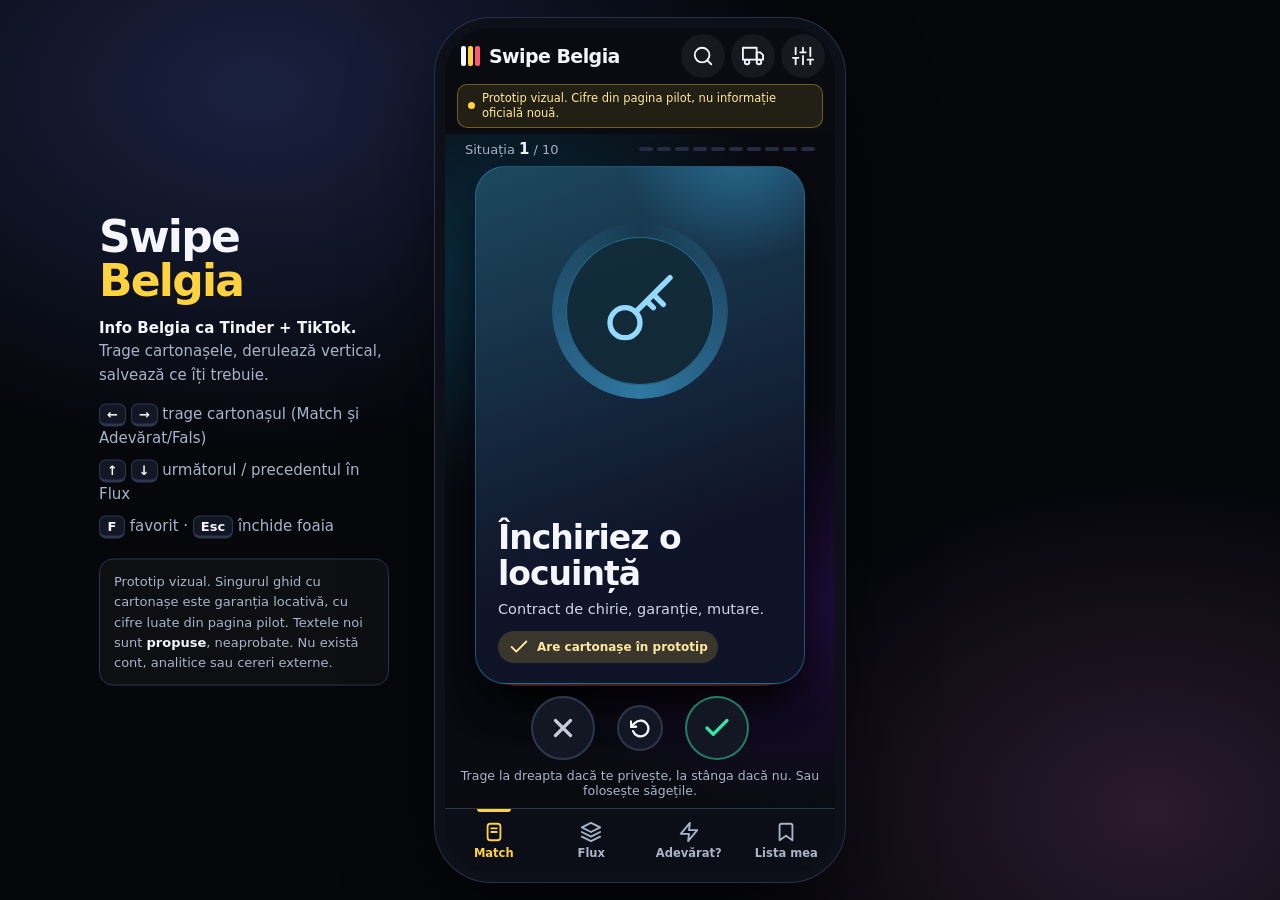
<file: versions/index.v1.html>
<!doctype html><html lang="ro"><head><meta charset="utf-8"><meta name="viewport" content="width=device-width,initial-scale=1,viewport-fit=cover"><meta name="color-scheme" content="dark"><meta name="theme-color" content="#090b11"><title>Swipe Belgia — prototip vizual</title><style>
:root{
 --bg:#090b11;--s1:#131724;--s2:#1b2132;--s3:#262d42;--tx:#f4f6fb;--mu:#aab3c8;--ln:#2e3650;
 --yel:#ffd23f;--red:#ff5a6b;--grn:#37e3a4;--blu:#62adff;--vio:#b49cff;--gry:#9099ae;
 --hue:210;--r:22px;--tabh:64px;
 font-family:system-ui,-apple-system,"Segoe UI",Roboto,"Helvetica Neue",Arial,sans-serif;
}
*{box-sizing:border-box;-webkit-tap-highlight-color:transparent}
html,body{margin:0;height:100%;background:#05070b;color:var(--tx);overflow:hidden}
button{font:inherit;color:inherit;background:none;border:0;padding:0;cursor:pointer}
button:disabled{cursor:default}
h1,h2,h3,p{margin:0}
:focus-visible{outline:3px solid #fff;outline-offset:2px;box-shadow:0 0 0 6px #000}
.vh{position:absolute!important;width:1px;height:1px;overflow:hidden;clip:rect(0 0 0 0);white-space:nowrap}
.ic{width:22px;height:22px;fill:none;stroke:currentColor;stroke-width:2;stroke-linecap:round;stroke-linejoin:round;flex:none}
.ic.fill{fill:currentColor}
/* ---------- scena desktop ---------- */
#stage{position:fixed;inset:0;display:flex;align-items:center;justify-content:center;
 background:radial-gradient(900px 600px at 20% 10%,#1a2140 0,transparent 60%),radial-gradient(800px 600px at 90% 90%,#2a1a2e 0,transparent 55%),#05070b}
#side{display:none;color:var(--mu);width:290px;position:absolute;left:calc(50% - 195px - 56px - 290px);top:50%;transform:translateY(-50%);font-size:15px;line-height:1.55}
#side b{color:var(--tx)}
#side h1{font-size:44px;line-height:1;letter-spacing:-.04em;color:var(--tx);margin-bottom:14px}
#side h1 span{color:var(--yel)}
#side kbd{display:inline-block;min-width:26px;text-align:center;padding:2px 7px;border:1px solid var(--ln);border-bottom-width:3px;border-radius:7px;background:var(--s1);color:var(--tx);font:600 13px system-ui}
#side ul{padding:0;list-style:none;margin:16px 0 0;display:grid;gap:9px}
#side .note{margin-top:20px;padding:12px 14px;border:1px solid var(--ln);border-radius:14px;background:rgba(255,255,255,.03);font-size:13px}
#phone{position:relative;width:390px;height:844px;display:flex;flex-direction:column;background:var(--bg);overflow:hidden;
 overflow:clip;border-radius:46px;box-shadow:0 0 0 10px #0d1018,0 0 0 11px #2a3047,0 40px 90px rgba(0,0,0,.6);transform:scale(var(--sc,1));transform-origin:center;isolation:isolate}
@media (min-width:1080px){#side{display:block}}
@media (max-width:520px){
 #stage{display:block}
 #phone{width:100vw;height:100vh;height:100dvh;border-radius:0;box-shadow:none;transform:none}
}
/* ---------- bară sus ---------- */
#top{height:56px;flex:none;display:flex;align-items:center;gap:6px;padding:0 10px 0 16px;position:relative;z-index:5}
#logo{display:flex;align-items:center;gap:9px;font-weight:900;font-size:19px;letter-spacing:-.03em;flex:1}
#logo i{display:grid;grid-template-columns:repeat(3,5px);gap:2px;height:20px}
#logo i b{border-radius:2px}#logo i b:nth-child(1){background:#f4f6fb}#logo i b:nth-child(2){background:var(--yel)}#logo i b:nth-child(3){background:var(--red)}
.tb{width:44px;height:44px;border-radius:50%;display:grid;place-items:center;color:var(--tx);background:rgba(255,255,255,.06);transition:background .2s}
.tb:hover{background:rgba(255,255,255,.14)}
#banner{flex:none;margin:0 12px 6px;padding:6px 10px;border-radius:10px;background:rgba(255,210,63,.1);border:1px solid rgba(255,210,63,.35);color:#ffe9a0;font-size:11.5px;line-height:1.3;display:flex;gap:7px;align-items:center;position:relative;z-index:5}
#banner:before{content:"";width:7px;height:7px;border-radius:50%;background:var(--yel);flex:none}
/* ---------- vederi ---------- */
#main{position:relative;flex:1;min-height:0}
.view{position:absolute;inset:0;overflow:hidden}
.view[hidden]{display:none!important}
#aurora{position:absolute;inset:0;pointer-events:none;z-index:0;opacity:.9;
 background:radial-gradient(420px 320px at 15% 20%,hsl(var(--hue) 80% 45% /.30),transparent 70%),radial-gradient(380px 300px at 90% 70%,hsl(calc(var(--hue) + 70) 80% 50% /.22),transparent 70%);transition:background .6s}
#tabs{height:calc(var(--tabh) + env(safe-area-inset-bottom,0px));flex:none;display:grid;grid-template-columns:repeat(4,1fr);border-top:1px solid var(--ln);background:rgba(12,15,24,.96);padding-bottom:env(safe-area-inset-bottom,0px);position:relative;z-index:5}
.tab{display:flex;flex-direction:column;align-items:center;justify-content:center;gap:3px;font-size:11.5px;font-weight:700;color:var(--mu);position:relative;min-height:44px}
.tab[aria-selected=true]{color:var(--yel)}
.tab[aria-selected=true]:before{content:"";position:absolute;top:0;width:34px;height:3px;border-radius:0 0 4px 4px;background:var(--yel)}
.tab .bd{position:absolute;top:6px;left:calc(50% + 6px);min-width:17px;height:17px;border-radius:9px;background:var(--red);color:#fff;font-size:10.5px;display:grid;place-items:center;padding:0 4px}
.tab .bd:empty{display:none}
/* ---------- MATCH ---------- */
#v-match,#v-af{display:flex;flex-direction:column;align-items:center;padding:4px 0 10px}
.dk-head{position:relative;z-index:2;width:100%;padding:2px 20px 8px;display:flex;align-items:center;justify-content:space-between;font-size:13px;color:var(--mu)}
.dk-head b{color:var(--tx);font-size:15px}
.dots{display:flex;gap:4px}.dots i{width:14px;height:4px;border-radius:3px;background:var(--s3);transition:background .3s}.dots i.on{background:var(--yel)}
.deck{position:relative;z-index:2;width:330px;flex:1;min-height:0;margin:0 auto}
.sc{position:absolute;inset:0 0 6px;touch-action:none;user-select:none;-webkit-user-select:none;will-change:transform;cursor:grab}
.sc.d1{pointer-events:none}.sc:active{cursor:grabbing}
.sc-in{position:absolute;inset:0;border-radius:30px;overflow:hidden;background:linear-gradient(160deg,hsl(var(--h) 55% 24%),hsl(calc(var(--h) + 30) 45% 11%) 70%);border:1px solid hsl(var(--h) 60% 45% /.55);box-shadow:0 18px 40px rgba(0,0,0,.45);display:flex;flex-direction:column;padding:22px 22px 20px;transform:perspective(800px) rotateX(var(--rx,0deg)) rotateY(var(--ry,0deg));transition:transform .15s}
.sc-in:before{content:"";position:absolute;inset:-30% -20% auto auto;width:260px;height:260px;border-radius:50%;background:radial-gradient(circle,hsl(var(--h) 90% 60% /.38),transparent 65%)}
.sc .glyph{position:relative;margin:34px auto 0;width:176px;height:176px;display:grid;place-items:center}
.sc .glyph:before{content:"";position:absolute;inset:0;border-radius:50%;background:conic-gradient(from 0deg,hsl(var(--h) 90% 62% /.0),hsl(var(--h) 90% 62% /.55),hsl(var(--h) 90% 62% /.0));animation:spin 9s linear infinite;mask:radial-gradient(circle,transparent 58%,#000 60%)}
.sc .glyph:after{content:"";position:absolute;inset:14px;border-radius:50%;background:hsl(var(--h) 50% 14% /.8);border:1px solid hsl(var(--h) 70% 55% /.5)}
.sc .glyph .ic{position:relative;z-index:1;width:80px;height:80px;stroke-width:1.6;color:hsl(var(--h) 95% 78%)}
@keyframes spin{to{transform:rotate(360deg)}}
.sc h2{position:relative;margin-top:auto;font-size:33px;line-height:1.08;letter-spacing:-.03em;font-weight:900}
.sc .sub{position:relative;margin-top:8px;font-size:14.5px;line-height:1.35;color:#cfd6e8}
.sc .gd{position:relative;margin-top:12px;display:inline-flex;align-items:center;gap:7px;font-size:12px;font-weight:700;padding:5px 10px;border-radius:99px;background:rgba(0,0,0,.35);color:#e7ecf8;align-self:flex-start}
.sc .gd.real{background:rgba(255,210,63,.18);color:#ffe9a0}
.stamp{position:absolute;top:30px;z-index:3;padding:6px 12px;border:4px solid;border-radius:12px;font-weight:900;font-size:25px;letter-spacing:.04em;opacity:0;pointer-events:none;text-transform:uppercase;background:rgba(0,0,0,.25)}
.stamp.yes{left:18px;color:var(--grn);transform:rotate(-14deg)}
.stamp.no{right:18px;color:#c6ccdc;transform:rotate(14deg)}
.stamp.fal{right:18px;color:var(--red);transform:rotate(14deg)}
.acts{position:relative;z-index:2;flex:none;display:flex;align-items:center;justify-content:center;gap:22px;padding-top:6px}
.rb{width:64px;height:64px;border-radius:50%;display:grid;place-items:center;background:var(--s1);border:2px solid var(--ln);transition:transform .15s,background .2s}
.rb:hover{transform:scale(1.07)}.rb:active{transform:scale(.94)}
.rb .ic{width:30px;height:30px;stroke-width:2.6}
.rb.y{color:var(--grn);border-color:rgba(55,227,164,.5)}.rb.n{color:#c6ccdc}.rb.f{color:var(--red);border-color:rgba(255,90,107,.5)}
.rb.sm{width:46px;height:46px}.rb.sm .ic{width:21px;height:21px}
.hint{position:relative;z-index:2;font-size:12.5px;color:var(--mu);text-align:center;padding:8px 0 0}
/* Match! */
#res{position:absolute;inset:0;z-index:4;overflow-y:auto;padding:6px 18px 18px;background:radial-gradient(420px 320px at 15% 10%,hsl(var(--hue) 80% 45% /.28),transparent 70%),radial-gradient(380px 300px at 90% 60%,hsl(calc(var(--hue) + 70) 80% 50% /.2),transparent 70%),var(--bg)}
#res h2{font-size:42px;font-weight:900;letter-spacing:-.04em;line-height:1;text-align:center;background:linear-gradient(90deg,var(--yel),var(--grn));-webkit-background-clip:text;background-clip:text;color:transparent;padding:4px 0}
#res .lead{text-align:center;color:var(--mu);font-size:14px;margin:4px 0 0}
#const{display:block;width:100%;height:auto;margin:2px 0}
#const .st{animation:tw 4.5s ease-in-out infinite}
@keyframes tw{50%{opacity:.25}}
#const .nd{animation:pop .5s cubic-bezier(.3,1.6,.5,1) both;animation-delay:var(--d);transform-box:fill-box;transform-origin:center}
#const .ln{stroke-dasharray:1;stroke-dashoffset:0;animation:draw .9s ease both;animation-delay:var(--d)}
@keyframes pop{from{transform:scale(0);opacity:0}}
@keyframes draw{from{stroke-dashoffset:1}}
.gl{display:grid;gap:8px;margin-top:8px}
.gi{display:flex;align-items:center;gap:12px;padding:12px 14px;border-radius:16px;background:var(--s1);border:1px solid var(--ln);text-align:left;width:100%}
.gi.real{border-color:rgba(255,210,63,.6);background:linear-gradient(135deg,rgba(255,210,63,.13),var(--s1))}
.gi .t{font-weight:700;font-size:14px;line-height:1.3;flex:1}
.gi .n{display:block;font-weight:500;font-size:11.5px;color:var(--mu);margin-top:3px}
.btn{display:inline-flex;align-items:center;justify-content:center;gap:8px;min-height:46px;padding:0 20px;border-radius:14px;background:var(--s2);border:1px solid var(--ln);font-weight:800;font-size:14.5px}
.btn.pri{background:var(--yel);color:#1b1500;border-color:var(--yel)}
.btn.dng{color:#ffb4bd;border-color:rgba(255,90,107,.5)}
.row{display:flex;gap:10px;flex-wrap:wrap;justify-content:center;margin-top:14px}
/* ---------- FLUX ---------- */
#flux{position:absolute;inset:0;overflow-y:scroll;scroll-snap-type:y mandatory;scrollbar-width:none;overscroll-behavior:contain}
#flux::-webkit-scrollbar{display:none}
.fc{position:relative;height:100%;scroll-snap-align:start;scroll-snap-stop:always;padding:44px 70px 14px 16px;display:flex;flex-direction:column;overflow:hidden;
 background:radial-gradient(360px 300px at 80% 8%,hsl(var(--h) 70% 40% /.30),transparent 70%),linear-gradient(180deg,hsl(var(--h) 35% 11%),var(--bg) 75%)}
.fc-head{margin:0 -56px 8px 0;display:flex;align-items:center;gap:8px}
.chip{display:inline-flex;align-items:center;gap:6px;padding:5px 11px 5px 8px;border-radius:99px;background:hsl(var(--h) 60% 50% /.2);border:1px solid hsl(var(--h) 70% 60% /.5);color:hsl(var(--h) 100% 85%);font-weight:800;font-size:11.5px;letter-spacing:.06em;text-transform:uppercase}
.chip .ic{width:15px;height:15px}
.fc-n{margin-left:auto;font-size:12px;color:var(--mu);font-weight:700}
.nav{width:36px;height:36px;border-radius:50%;background:rgba(255,255,255,.08);display:grid;place-items:center}
.nav:disabled{opacity:.3}
.nav .ic{width:18px;height:18px}
.fc h2{font-size:25px;line-height:1.1;letter-spacing:-.03em;font-weight:900;margin:2px 0 10px}
.fc-body{flex:1;min-height:0;position:relative}
.fc-foot{font-size:11.5px;color:var(--mu);padding-top:6px;line-height:1.35}
.ex{display:inline-block;padding:2px 8px;border-radius:6px;background:var(--yel);color:#1b1500;font-weight:900;font-size:11px;letter-spacing:.05em;text-transform:uppercase}
#prog{position:absolute;top:8px;left:12px;right:12px;display:flex;gap:4px;z-index:6;pointer-events:none}
#prog i{flex:1;height:4px;border-radius:3px;background:rgba(255,255,255,.18);overflow:hidden}
#prog i.on{background:var(--yel)}#prog i.cur{background:#fff}
#side-bar{position:absolute;right:8px;bottom:12px;z-index:6;display:flex;flex-direction:column;align-items:center;gap:7px}
.sb{display:flex;flex-direction:column;align-items:center;gap:2px;font-size:10px;font-weight:800;color:#fff;text-shadow:0 1px 3px #000;min-width:50px}
.sb span.c{width:42px;height:42px;border-radius:50%;display:grid;place-items:center;background:rgba(20,24,38,.78);border:1px solid rgba(255,255,255,.14);backdrop-filter:blur(6px);transition:transform .2s,background .2s}
.sb:active span.c{transform:scale(.9)}
.sb[aria-pressed=true] span.c{background:rgba(255,255,255,.95);color:#111}
.sb.hrt[aria-pressed=true] span.c{background:var(--red);color:#fff;border-color:var(--red)}
.sb.up[aria-pressed=true] span.c{background:var(--grn);color:#04210f;border-color:var(--grn)}
.sb.dn[aria-pressed=true] span.c{background:var(--yel);color:#1b1500;border-color:var(--yel)}
.sb[aria-pressed=true] .ic.fa{fill:currentColor}
.burst{position:absolute;pointer-events:none;z-index:9;width:0;height:0}
.burst .big{position:absolute;left:-52px;top:-52px;width:104px;height:104px;color:var(--red);fill:var(--red);stroke:none;animation:bigh .8s ease both}
.burst .sm{position:absolute;left:-9px;top:-9px;width:18px;height:18px;color:var(--red);fill:var(--red);stroke:none;animation:fly .8s ease-out both}
@keyframes bigh{0%{transform:scale(0)}25%{transform:scale(1.25)}55%{transform:scale(1)}100%{transform:scale(1.1) translateY(-26px);opacity:0}}
@keyframes fly{to{transform:translate(var(--dx),var(--dy)) rotate(var(--rt)) scale(.5);opacity:0}}
/* ---------- tipare ---------- */
.pt{position:absolute;inset:0;display:flex;flex-direction:column;zoom:var(--pk,1)}
.pt-sub{font-size:13.5px;color:#cdd5e8;line-height:1.35}
/* sumă */
.am-big{font-size:86px;line-height:1;font-weight:900;letter-spacing:-.05em;font-variant-numeric:tabular-nums;color:var(--yel);margin-top:2px;white-space:nowrap}
.am-big small{font-size:38px;margin-left:2px;letter-spacing:0}
.am-lab{font-size:13px;color:#e9edf8;font-weight:700;margin-top:2px}
.am-stage{display:grid;grid-template-columns:1fr 1fr;gap:12px;margin-top:8px}
.am-col{display:flex;flex-direction:column;align-items:center}
.am-col .bx2{height:130px;display:flex;align-items:flex-end;width:100%;border-bottom:2px solid var(--ln);justify-content:center}
.am-col .lb{margin-top:7px;font-size:11.5px;text-align:center;line-height:1.25;color:var(--mu)}
.am-col .lb b{display:block;color:var(--tx);font-size:15px}
.stack{display:flex;flex-direction:column-reverse;align-items:center;gap:0;width:100%}
.coin{width:98px;height:34px;border-radius:50%;margin-top:-14px;position:relative;background:radial-gradient(ellipse at 40% 30%,#fff3b0,#ffc531 55%,#c98a00);border:2px solid #8a5d00;box-shadow:0 5px 0 #8a5d00;display:grid;place-items:center;font-weight:900;font-size:15px;color:#7a5200;line-height:1}
.coin:first-child{margin-top:0}
.stack.b .coin{background:radial-gradient(ellipse at 40% 30%,#dff4ff,#62adff 55%,#2a68b3);border-color:#1b4a85;box-shadow:0 5px 0 #1b4a85;color:#103a6e}
.go .coin{animation:coin .6s cubic-bezier(.4,1.5,.6,1) both;animation-delay:calc(var(--k)*.16s + .2s)}
@keyframes coin{from{transform:translateY(-190px);opacity:0}60%{opacity:1}}
.am-rng{margin-top:12px;display:flex;flex-direction:column;gap:6px}
.am-rng label{font-size:12.5px;color:var(--mu);display:flex;justify-content:space-between;font-weight:700}
.am-rng label b{color:var(--tx)}
input[type=range]{width:100%;accent-color:var(--yel);height:34px;margin:0;background:transparent}
/* regiuni */
.rg-svg{width:100%;height:auto;max-height:178px;display:block}
.hx{fill:var(--c);opacity:.28;stroke:#0a0d15;stroke-width:2;transition:opacity .3s,transform .3s,filter .3s;cursor:pointer;transform-box:fill-box;transform-origin:center}
.hx.on{opacity:1;filter:drop-shadow(0 0 7px var(--c));transform:translateY(-3px) scale(1.04)}
.go .hx{animation:hxin .55s cubic-bezier(.3,1.4,.5,1) both;animation-delay:calc(var(--i)*55ms)}
@keyframes hxin{from{transform:scale(0);opacity:0}}
.rg-bars{display:grid;gap:5px;margin-top:6px}
.rgb{display:grid;grid-template-columns:96px 1fr 52px;gap:8px;align-items:center;min-height:36px;padding:0 6px;border-radius:10px;font-size:12.5px;font-weight:700;text-align:left;border:1px solid transparent;transition:background .2s}
.rgb.on{background:rgba(255,255,255,.08);border-color:rgba(255,255,255,.22)}
.rgb .tr{height:13px;border-radius:7px;background:rgba(255,255,255,.08);overflow:hidden}
.rgb .fl{display:block;height:100%;border-radius:7px;background:var(--c);width:var(--w);transform-origin:left}
.go .rgb .fl{animation:grow .8s cubic-bezier(.2,.9,.3,1) both;animation-delay:calc(var(--i)*.12s + .35s)}
@keyframes grow{from{transform:scaleX(0)}}
.rgb em{font-style:normal;text-align:right;font-variant-numeric:tabular-nums}
.rg-det{margin-top:6px;padding:10px 12px;border-radius:14px;background:rgba(255,255,255,.06);font-size:12.5px;line-height:1.4;min-height:78px}
.rg-det b{font-size:14.5px;white-space:nowrap}
/* calendar */
.cal-w{display:flex;justify-content:center;perspective:700px;margin-top:12px}
.cal{width:200px;border-radius:18px;background:#f6f7fb;color:#12151f;overflow:hidden;box-shadow:0 14px 30px rgba(0,0,0,.5),0 0 0 1px rgba(255,255,255,.12);transform-origin:center 30%;transition:transform .22s ease-in}
.cal.fo{transform:rotateX(-88deg)}
.cal.fi{transition:none;transform:rotateX(88deg)}
.cal .bar{height:36px;background:var(--red);color:#fff;display:flex;align-items:center;justify-content:center;font-weight:900;letter-spacing:.14em;text-transform:uppercase;font-size:14px;position:relative}
.cal .bar:before,.cal .bar:after{content:"";position:absolute;top:-7px;width:10px;height:22px;border-radius:6px;background:#2a2f40}
.cal .bar:before{left:38px}.cal .bar:after{right:38px}
.cal .dy{font-size:92px;line-height:1;font-weight:900;text-align:center;letter-spacing:-.05em;padding:6px 0 0;font-variant-numeric:tabular-nums}
.cal .yr{text-align:center;font-weight:800;font-size:17px;color:#46506b;padding-bottom:4px}
.cal .rn{text-align:center;font-size:12.5px;font-weight:800;background:#e7eaf3;padding:7px 8px;min-height:34px}
.cal-chips{display:flex;gap:5px;flex-wrap:wrap;justify-content:center;margin-top:10px}
.cc{padding:6px 9px;border-radius:99px;border:1px solid var(--ln);background:var(--s1);font-size:11.5px;font-weight:800;min-height:36px}
.cc[aria-pressed=true]{background:var(--yel);color:#1b1500;border-color:var(--yel)}
.cal-cd{margin-top:10px;padding:10px 12px;border-radius:14px;background:rgba(255,90,107,.13);border:1px solid rgba(255,90,107,.45);text-align:center;min-height:64px}
.cal-cd b{font-size:30px;letter-spacing:-.03em;font-weight:900;display:block;line-height:1.1}
.cal-cd span{font-size:11.5px;color:#ffd0d5;line-height:1.3;display:block}
/* ramificare */
.br-seg{display:flex;gap:6px;margin-bottom:8px}
.br-q{font-size:15px;font-weight:800;line-height:1.25;margin-bottom:10px;min-height:56px}
.doors{display:grid;grid-template-columns:1fr 1fr;gap:8px;perspective:900px;height:190px;position:relative}
.dr{position:relative;border-radius:16px 16px 6px 6px;background:radial-gradient(circle at 50% 120%,var(--glow),#0c0f18 70%);overflow:visible}
.dr .pn{position:absolute;inset:0;border-radius:16px 16px 6px 6px;background:linear-gradient(160deg,#2c3552,#171c2e);border:2px solid #3b4666;display:flex;flex-direction:column;align-items:center;justify-content:center;gap:2px;font-weight:900;font-size:34px;letter-spacing:-.02em;transition:transform .7s cubic-bezier(.3,.9,.3,1),opacity .5s;backface-visibility:hidden}
.dr.dy{--glow:rgba(55,227,164,.7)}.dr.dn{--glow:rgba(255,200,60,.7)}
.dr.dy .pn{transform-origin:left center}.dr.dn .pn{transform-origin:right center}
.dr .pn small{font-size:11px;font-weight:700;color:var(--mu);letter-spacing:0}
.dr .pn:after{content:"";position:absolute;top:50%;width:10px;height:10px;border-radius:50%;background:var(--yel)}
.dr.dy .pn:after{right:12px}.dr.dn .pn:after{left:12px}
.dr .in{position:absolute;inset:0;display:grid;place-items:center;color:#fff;opacity:0;transition:opacity .4s .25s}
.dr.open .in{opacity:1}
.dr .in .ic{width:56px;height:56px;stroke-width:2.2}
.dr.dy .in{color:var(--grn)}.dr.dn .in{color:var(--yel)}
.dr.open.dy .pn{transform:rotateY(-108deg)}.dr.open.dn .pn{transform:rotateY(108deg)}
.dr.dim .pn{filter:brightness(.55)}
.br-out{margin-top:10px;padding:12px 13px;border-radius:14px;background:rgba(255,255,255,.06);font-size:13.5px;line-height:1.4;min-height:130px}
.br-out b{font-size:15px;display:block;margin-bottom:3px}
.br-out.ok{background:rgba(55,227,164,.12);border:1px solid rgba(55,227,164,.4)}
.br-out.warn{background:rgba(255,210,63,.12);border:1px solid rgba(255,210,63,.45)}
.rmo .dr .pn{display:none}
/* pași */
.st-w{position:relative;height:244px;flex:none}
.st-w svg{position:absolute;inset:0;width:100%;height:100%;overflow:visible}
.st-p{fill:none;stroke:var(--vio);stroke-width:5;stroke-linecap:round}
.st-p.dsh{stroke-dasharray:2 11;stroke:#6f6a9a}
.go .st-p{stroke-dasharray:1;stroke-dashoffset:0;animation:draw 1s ease both;animation-delay:var(--d)}
.go .st-p.dsh{animation:fade .6s ease both;stroke-dasharray:2 11}
@keyframes fade{from{opacity:0}}
.nd2{position:absolute;display:flex;align-items:center;gap:9px;width:78%;text-align:left;transform:translateY(-50%);padding:0;min-height:44px}
.nd2.r{flex-direction:row-reverse;text-align:right}
.nd2 .no{flex:none;width:46px;height:46px;border-radius:50%;display:grid;place-items:center;font-weight:900;font-size:19px;background:var(--vio);color:#190f3a;border:3px solid #fff2;box-shadow:0 0 0 0 rgba(180,156,255,.6)}
.nd2.x .no{background:var(--s2);color:var(--vio);border:2px dashed var(--vio)}
.go .nd2 .no{animation:lit .6s ease both;animation-delay:var(--d)}
@keyframes lit{from{background:var(--s3);color:var(--s3);box-shadow:none;transform:scale(.7)}60%{box-shadow:0 0 0 14px rgba(180,156,255,0)}}
.nd2 .tt{font-weight:800;font-size:13.5px;line-height:1.25}
.nd2[aria-pressed=true] .no{outline:3px solid #fff;outline-offset:2px}
.st-det{margin-top:6px;padding:10px 12px;border-radius:14px;background:rgba(255,255,255,.06);font-size:12px;line-height:1.4;flex:1;min-height:0;overflow:auto}
/* capcană */
.tp-w{display:flex;flex-direction:column;gap:0}
.hz{height:38px;background:repeating-linear-gradient(-45deg,#ffd23f 0 16px,#14110a 16px 32px);border-radius:4px;background-size:45px 45px;animation:hzs 2.2s linear infinite}
@keyframes hzs{to{background-position:45px 0}}
.go .hz.t{animation:hzin .6s ease-out both,hzs 2.2s linear .6s infinite}
.go .hz.bt{animation:hzin2 .6s ease-out both,hzs 2.2s linear .6s infinite reverse}
@keyframes hzin{from{transform:translateX(-120%)}}
@keyframes hzin2{from{transform:translateX(120%)}}
.tp-c{margin:-2px 6px;padding:22px 18px 20px;border-radius:6px 6px 18px 18px;background:#1b1710;border:2px solid #ffd23f;border-top:0;border-bottom:0}
.go .tp-c.shk{animation:shk .9s ease .55s both}
@keyframes shk{20%{transform:translateX(-7px) rotate(-.6deg)}50%{transform:translateX(6px) rotate(.5deg)}80%{transform:translateX(-3px)}}
.tp-c .ic{width:46px;height:46px;color:var(--yel)}
.tp-c h3{font-size:23px;line-height:1.15;margin:6px 0 8px;font-weight:900;color:var(--yel)}
.tp-c p{font-size:15.5px;line-height:1.5;color:#f1ead0}
.tp-t{display:flex;gap:8px;margin-bottom:12px}
/* acte */
.dc-fan{position:relative;height:250px;margin-top:2px}
.dcard{position:absolute;left:50%;bottom:6px;width:124px;height:172px;margin-left:-62px;border-radius:14px;background:#f7f4ea;color:#17181f;padding:11px 10px;transform-origin:50% 130%;transform:rotate(calc(var(--a)*1deg)) translateY(var(--y,0px));box-shadow:0 8px 20px rgba(0,0,0,.45);text-align:left;display:flex;flex-direction:column;gap:4px;border:0;transition:transform .3s}
.dcard:before{content:"";position:absolute;left:0;top:0;bottom:0;width:6px;border-radius:14px 0 0 14px;background:hsl(var(--k) 75% 55%)}
.dcard .w{font-size:10px;font-weight:900;letter-spacing:.08em;text-transform:uppercase;color:hsl(var(--k) 60% 32%);padding-left:5px}
.dcard .t{font-size:12px;font-weight:800;line-height:1.25;padding-left:5px}
.dcard.sel{--y:-22px;z-index:20}
.go .dcard{animation:fan .8s cubic-bezier(.3,1.2,.4,1) both;animation-delay:calc(var(--i)*.07s + .15s)}
@keyframes fan{from{transform:rotate(0) translateY(0)}}
.dc-det{padding:10px 12px;border-radius:14px;background:rgba(255,255,255,.07);font-size:12.5px;line-height:1.4;min-height:84px}
.dc-det b{display:block;font-size:14px;margin-bottom:2px}
/* ce faci acum */
.ring-w{display:flex;align-items:center;gap:12px;margin-bottom:6px}
.ring{width:72px;height:72px;flex:none;position:relative}
.ring svg{width:72px;height:72px;transform:rotate(-90deg)}
.ring circle{fill:none;stroke-width:8;stroke-linecap:round}
.ring .bg{stroke:var(--s3)}.ring .fg{stroke:var(--grn);transition:stroke-dashoffset .6s cubic-bezier(.3,.9,.3,1)}
.ring b{position:absolute;inset:0;display:grid;place-items:center;font-size:16px;font-weight:900}
.ck{display:grid;gap:6px}
.ck button{display:flex;align-items:center;gap:10px;padding:8px 10px;border-radius:12px;background:rgba(255,255,255,.06);border:1px solid var(--ln);text-align:left;font-size:12.5px;line-height:1.3;font-weight:700;min-height:44px}
.ck button .bx{width:24px;height:24px;border-radius:7px;border:2px solid var(--mu);flex:none;display:grid;place-items:center;color:transparent}
.ck button[aria-pressed=true]{background:rgba(55,227,164,.12);border-color:rgba(55,227,164,.5)}
.ck button[aria-pressed=true] .bx{background:var(--grn);border-color:var(--grn);color:#04210f}
.ck .bx .ic{width:15px;height:15px;stroke-width:3.5}
.lk{display:grid;grid-template-columns:1fr 1fr;gap:5px;margin-top:8px}
.lk h4{grid-column:1/-1;margin:4px 0 0;font-size:11px;letter-spacing:.07em;text-transform:uppercase;color:var(--mu)}
.lk a{display:flex;align-items:center;gap:6px;padding:6px 8px;border-radius:10px;background:rgba(98,173,255,.13);border:1px solid rgba(98,173,255,.4);color:#cfe5ff;font-size:11.5px;font-weight:700;text-decoration:none;min-height:40px;line-height:1.2}
.lk a .ic{width:14px;height:14px}
/* ---------- foi ---------- */
#scrim{position:absolute;inset:0;background:rgba(0,0,0,.6);z-index:20;opacity:0;pointer-events:none;transition:opacity .25s}
#scrim.on{opacity:1;pointer-events:auto}
.sheet{position:absolute;left:0;right:0;bottom:0;max-height:88%;z-index:21;background:var(--s1);border-radius:26px 26px 0 0;border-top:1px solid var(--ln);transform:translateY(105%);transition:transform .35s cubic-bezier(.2,.9,.3,1),visibility 0s .35s;display:flex;flex-direction:column;visibility:hidden}
.sheet.on{transform:none;visibility:visible;transition-delay:0s}
.sh-h{display:flex;align-items:center;gap:8px;padding:14px 16px 8px}
.sh-h:before{content:"";position:absolute;top:7px;left:50%;margin-left:-20px;width:40px;height:4px;border-radius:3px;background:var(--s3)}
.sh-h h3{flex:1;font-size:18px;font-weight:900;letter-spacing:-.02em}
.sh-b{padding:4px 16px 18px;overflow-y:auto;font-size:14px;line-height:1.45}
.q{margin:0 0 10px;padding:12px 14px;border-left:4px solid var(--yel);background:rgba(255,210,63,.08);border-radius:0 12px 12px 0;font-size:14px;line-height:1.45}
.q cite{display:block;font-style:normal;font-size:12px;color:var(--mu);margin-top:6px}
.q cite a{color:#cfe5ff}
.vf{display:inline-flex;gap:6px;align-items:center;padding:4px 10px;border-radius:99px;background:rgba(55,227,164,.14);border:1px solid rgba(55,227,164,.4);color:#b5f5dc;font-size:12px;font-weight:800;margin-bottom:10px}
.srch{display:flex;align-items:center;gap:8px;padding:0 14px;height:50px;border-radius:16px;background:var(--bg);border:2px solid var(--ln)}
.srch:focus-within{border-color:var(--yel)}
.srch input{flex:1;min-width:0;background:none;border:0;color:var(--tx);font:inherit;font-size:16px;outline:0;height:100%}
.chips{display:flex;gap:7px;flex-wrap:wrap;margin:10px 0}
.sg{padding:7px 12px;border-radius:99px;background:var(--s2);border:1px solid var(--ln);font-size:13px;font-weight:700;min-height:36px}
.rs h4{margin:12px 0 6px;font-size:11.5px;letter-spacing:.07em;text-transform:uppercase;color:var(--mu)}
.rs button.ri{display:flex;width:100%;gap:10px;align-items:center;text-align:left;padding:11px 12px;border-radius:14px;background:var(--bg);border:1px solid var(--ln);margin-bottom:6px;font-weight:700;font-size:13.5px;line-height:1.3;min-height:48px}
.rs button.ri small{display:block;color:var(--mu);font-weight:500;font-size:11.5px;margin-top:2px}
.rs mark{background:rgba(255,210,63,.35);color:#fff;border-radius:3px}
.mi{display:flex;align-items:center;justify-content:space-between;gap:12px;padding:12px 0;border-bottom:1px solid var(--ln)}
.mi small{display:block;color:var(--mu);font-size:12px;margin-top:2px;line-height:1.35}
.sw{width:50px;height:30px;border-radius:15px;background:var(--s3);position:relative;flex:none;transition:background .2s}
.sw:after{content:"";position:absolute;top:3px;left:3px;width:24px;height:24px;border-radius:50%;background:#fff;transition:transform .2s}
.sw[aria-checked=true]{background:var(--grn)}.sw[aria-checked=true]:after{transform:translateX(20px)}
#shareprev{width:100%;border-radius:14px;display:block;margin-bottom:12px;max-height:300px;object-fit:contain;background:#000}
/* toast */
#toast{position:absolute;left:50%;bottom:calc(var(--tabh) + 16px);transform:translate(-50%,20px);background:#fff;color:#10131c;padding:10px 16px;border-radius:14px;font-weight:700;font-size:13.5px;z-index:40;opacity:0;pointer-events:none;transition:opacity .25s,transform .25s;max-width:340px;text-align:center;box-shadow:0 8px 24px rgba(0,0,0,.5)}
#toast.on{opacity:1;transform:translate(-50%,0)}
/* cabină */
#cab{position:absolute;inset:0;z-index:30;background:#05070b;display:flex;flex-direction:column;padding:16px;visibility:hidden;opacity:0;transition:opacity .25s}
#cab.on{visibility:visible;opacity:1}
#cab .ch{display:flex;align-items:center;justify-content:space-between;gap:8px;color:var(--mu);font-weight:800;font-size:14px}
#cab .cb{flex:1;display:flex;flex-direction:column;justify-content:center;gap:12px;text-align:left;cursor:pointer;width:100%;padding:8px 2px}
#cab .big{font-size:84px;font-weight:900;letter-spacing:-.05em;line-height:1;color:var(--yel);word-break:break-word}
#cab .ti{font-size:34px;font-weight:900;line-height:1.1;letter-spacing:-.02em}
#cab .su{font-size:23px;line-height:1.3;color:#d9deec;font-weight:600}
#cab .msg{font-size:15px;line-height:1.4;padding:11px 13px;border-radius:12px;background:rgba(255,210,63,.1);border:1px solid rgba(255,210,63,.4);color:#ffe9a0}
#cab .cbt{display:grid;grid-template-columns:1fr 1fr;gap:10px}
#cab .cbt .btn{min-height:68px;font-size:20px;border-radius:18px}
#cab .cbt .full{grid-column:1/-1}
#cab.speaking .big{animation:glow 1.6s ease-in-out infinite}
@keyframes glow{50%{text-shadow:0 0 28px rgba(255,210,63,.6)}}
/* lista */
#v-lista{overflow-y:auto;padding:6px 16px 20px}
#v-lista h2{font-size:26px;font-weight:900;letter-spacing:-.03em}
.coll{display:flex;align-items:center;gap:14px;margin:10px 0 4px;padding:12px 14px;border-radius:16px;background:var(--s1);border:1px solid var(--ln)}
.coll .sg2{display:flex;gap:4px;margin-top:6px}.coll .sg2 i{width:20px;height:6px;border-radius:3px;background:var(--s3)}.coll .sg2 i.on{background:var(--grn)}
.ls h3{font-size:12px;letter-spacing:.07em;text-transform:uppercase;color:var(--mu);margin:16px 0 8px;display:flex;align-items:center;gap:6px}
.li{display:flex;align-items:center;gap:6px;margin-bottom:7px}
.li .ri{flex:1;display:flex;align-items:center;gap:10px;padding:11px 12px;border-radius:14px;background:var(--s1);border:1px solid var(--ln);text-align:left;font-weight:700;font-size:13.5px;line-height:1.3;min-height:52px}
.li .ri .ic{color:var(--yel)}
.li .x{width:44px;height:44px;border-radius:50%;display:grid;place-items:center;color:var(--mu)}
.em{padding:14px;border:1px dashed var(--ln);border-radius:14px;color:var(--mu);font-size:13px;line-height:1.4}
.sit{display:flex;gap:6px;flex-wrap:wrap}
.sit span{padding:5px 10px;border-radius:99px;background:var(--s2);font-size:12px;font-weight:700;border:1px solid var(--ln)}
/* adevărat/fals feedback */
#flux{user-select:none;-webkit-user-select:none}
#af-fb{position:absolute;left:0;right:0;bottom:0;z-index:8;padding:16px 18px 18px;border-radius:26px 26px 0 0;background:var(--s1);border-top:3px solid var(--grn);transform:translateY(110%);transition:transform .35s cubic-bezier(.2,.9,.3,1),visibility 0s .35s;visibility:hidden}
#af-fb.on{transform:none;visibility:visible;transition-delay:0s}
#af-fb.bad{border-top-color:var(--red)}
#af-fb h3{font-size:22px;font-weight:900;display:flex;align-items:center;gap:8px}
#af-fb p{font-size:14px;line-height:1.45;margin:6px 0 10px;color:#dfe5f4}
/* prefers-reduced-motion */
@media (prefers-reduced-motion:reduce){*,*:before,*:after{animation:none!important;transition:none!important;scroll-behavior:auto!important}}
html.rm *,html.rm *:before,html.rm *:after{animation:none!important;transition:none!important;scroll-behavior:auto!important}
@media (max-height:700px) and (max-width:520px){.sc .glyph{width:110px;height:110px;margin-top:10px}.sc .glyph .ic{width:52px;height:52px}.am-big{font-size:62px}}

.coin .cv{opacity:0;font-style:normal}.stack .coin:last-child .cv{opacity:1}
.am-col .stack.b .coin{width:98px}
.cal-cd.wait{visibility:hidden}
.dc-ctl{display:flex;gap:8px;margin-top:8px}.dc-ctl .cc{flex:1;justify-content:center}
.srch input:focus-visible{outline:0;box-shadow:none}
.rmb{padding:8px 0}.rmb+.rmb{border-top:1px solid rgba(255,255,255,.15)}

@media (max-height:800px){
 :root{--tabh:56px}
 #top{height:48px}.tb{width:40px;height:40px}
 #banner{padding:4px 9px;margin-bottom:4px;font-size:11px;line-height:1.25}
 .fc{padding-top:34px}.fc-head{margin-bottom:4px}.fc h2{font-size:22px;margin:0 0 6px}
 .sc .glyph{width:132px;height:132px;margin-top:16px}.sc .glyph .ic{width:60px;height:60px}.sc h2{font-size:28px}
 .dk-head{padding-bottom:4px}.rb{width:56px;height:56px}.hint{padding-top:4px;font-size:12px}
 .sb span.c{width:38px;height:38px}#side-bar{gap:4px}
}
@media (max-height:690px){
 .fc-foot{display:none}
 .sc .glyph{width:96px;height:96px;margin-top:6px}.sc .glyph .ic{width:44px;height:44px}.sc h2{font-size:25px}.sc .sub{font-size:13px}
 .hint{display:none}
}
#flux{touch-action:pan-y}
</style></head><body>
<svg width="0" height="0" style="position:absolute" aria-hidden="true" focusable="false"><defs>
<symbol id="i-search" viewBox="0 0 24 24"><circle cx="11" cy="11" r="8"/><line x1="21" y1="21" x2="16.65" y2="16.65"/></symbol>
<symbol id="i-heart" viewBox="0 0 24 24"><path d="M20.84 4.61a5.5 5.5 0 0 0-7.78 0L12 5.67l-1.06-1.06a5.5 5.5 0 0 0-7.78 7.78l1.06 1.06L12 21.23l7.78-7.78 1.06-1.06a5.5 5.5 0 0 0 0-7.78z"/></symbol>
<symbol id="i-bookmark" viewBox="0 0 24 24"><path d="M19 21l-7-5-7 5V5a2 2 0 0 1 2-2h10a2 2 0 0 1 2 2z"/></symbol>
<symbol id="i-share" viewBox="0 0 24 24"><path d="M4 12v7a2 2 0 0 0 2 2h12a2 2 0 0 0 2-2v-7"/><polyline points="16 6 12 2 8 6"/><line x1="12" y1="2" x2="12" y2="15"/></symbol>
<symbol id="i-up" viewBox="0 0 24 24"><path d="M14 9V5a3 3 0 0 0-3-3l-4 9v11h11.28a2 2 0 0 0 2-1.7l1.38-9a2 2 0 0 0-2-2.3zM7 22H4a2 2 0 0 1-2-2v-7a2 2 0 0 1 2-2h3"/></symbol>
<symbol id="i-down" viewBox="0 0 24 24"><g transform="rotate(180 12 12)"><path d="M14 9V5a3 3 0 0 0-3-3l-4 9v11h11.28a2 2 0 0 0 2-1.7l1.38-9a2 2 0 0 0-2-2.3zM7 22H4a2 2 0 0 1-2-2v-7a2 2 0 0 1 2-2h3"/></g></symbol>
<symbol id="i-book" viewBox="0 0 24 24"><path d="M2 3h6a4 4 0 0 1 4 4v14a3 3 0 0 0-3-3H2z"/><path d="M22 3h-6a4 4 0 0 0-4 4v14a3 3 0 0 1 3-3h7z"/></symbol>
<symbol id="i-check" viewBox="0 0 24 24"><polyline points="20 6 9 17 4 12"/></symbol>
<symbol id="i-x" viewBox="0 0 24 24"><line x1="18" y1="6" x2="6" y2="18"/><line x1="6" y1="6" x2="18" y2="18"/></symbol>
<symbol id="i-undo" viewBox="0 0 24 24"><polyline points="1 4 1 10 7 10"/><path d="M3.51 15a9 9 0 1 0 2.13-9.36L1 10"/></symbol>
<symbol id="i-cdown" viewBox="0 0 24 24"><polyline points="6 9 12 15 18 9"/></symbol>
<symbol id="i-cup" viewBox="0 0 24 24"><polyline points="18 15 12 9 6 15"/></symbol>
<symbol id="i-truck" viewBox="0 0 24 24"><rect x="1" y="3" width="15" height="13"/><polygon points="16 8 20 8 23 11 23 16 16 16 16 8"/><circle cx="5.5" cy="18.5" r="2.5"/><circle cx="18.5" cy="18.5" r="2.5"/></symbol>
<symbol id="i-home" viewBox="0 0 24 24"><path d="M3 9l9-7 9 7v11a2 2 0 0 1-2 2H5a2 2 0 0 1-2-2z"/><polyline points="9 22 9 12 15 12 15 22"/></symbol>
<symbol id="i-home2" viewBox="0 0 24 24"><path d="M3 11l9-8 9 8"/><path d="M5 10v10h14V10"/><path d="M12 13v5M9.5 15.5h5"/></symbol>
<symbol id="i-key" viewBox="0 0 24 24"><circle cx="7.5" cy="15.5" r="4.5"/><path d="M10.7 12.3L21 2M16 7l3 3M14 9l2 2"/></symbol>
<symbol id="i-users" viewBox="0 0 24 24"><path d="M17 21v-2a4 4 0 0 0-4-4H5a4 4 0 0 0-4 4v2"/><circle cx="9" cy="7" r="4"/><path d="M23 21v-2a4 4 0 0 0-3-3.87"/><path d="M16 3.13a4 4 0 0 1 0 7.75"/></symbol>
<symbol id="i-brief" viewBox="0 0 24 24"><rect x="2" y="7" width="20" height="14" rx="2" ry="2"/><path d="M16 21V5a2 2 0 0 0-2-2h-4a2 2 0 0 0-2 2v16"/></symbol>
<symbol id="i-doc" viewBox="0 0 24 24"><path d="M14 2H6a2 2 0 0 0-2 2v16a2 2 0 0 0 2 2h12a2 2 0 0 0 2-2V8z"/><polyline points="14 2 14 8 20 8"/><line x1="16" y1="13" x2="8" y2="13"/><line x1="16" y1="17" x2="8" y2="17"/></symbol>
<symbol id="i-pin" viewBox="0 0 24 24"><path d="M21 10c0 7-9 13-9 13s-9-6-9-13a9 9 0 0 1 18 0z"/><circle cx="12" cy="10" r="3"/></symbol>
<symbol id="i-cal" viewBox="0 0 24 24"><rect x="3" y="4" width="18" height="18" rx="2" ry="2"/><line x1="16" y1="2" x2="16" y2="6"/><line x1="8" y1="2" x2="8" y2="6"/><line x1="3" y1="10" x2="21" y2="10"/></symbol>
<symbol id="i-vol" viewBox="0 0 24 24"><polygon points="11 5 6 9 2 9 2 15 6 15 11 19 11 5"/><path d="M19.07 4.93a10 10 0 0 1 0 14.14M15.54 8.46a5 5 0 0 1 0 7.07"/></symbol>
<symbol id="i-stop" viewBox="0 0 24 24"><rect x="6" y="6" width="12" height="12" rx="2"/></symbol>
<symbol id="i-trash" viewBox="0 0 24 24"><polyline points="3 6 5 6 21 6"/><path d="M19 6l-1 14a2 2 0 0 1-2 2H8a2 2 0 0 1-2-2L5 6m3 0V4a2 2 0 0 1 2-2h4a2 2 0 0 1 2 2v2"/></symbol>
<symbol id="i-sliders" viewBox="0 0 24 24"><line x1="4" y1="21" x2="4" y2="14"/><line x1="4" y1="10" x2="4" y2="3"/><line x1="12" y1="21" x2="12" y2="12"/><line x1="12" y1="8" x2="12" y2="3"/><line x1="20" y1="21" x2="20" y2="16"/><line x1="20" y1="12" x2="20" y2="3"/><line x1="1" y1="14" x2="7" y2="14"/><line x1="9" y1="8" x2="15" y2="8"/><line x1="17" y1="16" x2="23" y2="16"/></symbol>
<symbol id="i-layers" viewBox="0 0 24 24"><polygon points="12 2 2 7 12 12 22 7 12 2"/><polyline points="2 17 12 22 22 17"/><polyline points="2 12 12 17 22 12"/></symbol>
<symbol id="i-zap" viewBox="0 0 24 24"><polygon points="13 2 3 14 12 14 11 22 21 10 12 10 13 2"/></symbol>
<symbol id="i-cards" viewBox="0 0 24 24"><rect x="5" y="3" width="14" height="18" rx="3"/><path d="M9 8h6M9 12h6"/></symbol>
<symbol id="i-car" viewBox="0 0 24 24"><path d="M3 17v-4l2-6h14l2 6v4z"/><path d="M3 13h18"/><circle cx="7.5" cy="17.5" r="1.7"/><circle cx="16.5" cy="17.5" r="1.7"/></symbol>
<symbol id="i-wheel" viewBox="0 0 24 24"><circle cx="12" cy="12" r="10"/><circle cx="12" cy="12" r="2.5"/><path d="M2.3 10.5c3.2.6 6.2.6 9.7 1.5 3.5-.9 6.5-.9 9.7-1.5M12 14.5V22"/></symbol>
<symbol id="i-box" viewBox="0 0 24 24"><path d="M21 16V8l-9-5-9 5v8l9 5z"/><polyline points="3.3 7 12 12 20.7 7"/><line x1="12" y1="22" x2="12" y2="12"/></symbol>
<symbol id="i-globe" viewBox="0 0 24 24"><circle cx="12" cy="12" r="10"/><line x1="2" y1="12" x2="22" y2="12"/><path d="M12 2a15.3 15.3 0 0 1 4 10 15.3 15.3 0 0 1-4 10 15.3 15.3 0 0 1-4-10 15.3 15.3 0 0 1 4-10z"/></symbol>
<symbol id="i-warn" viewBox="0 0 24 24"><path d="M10.29 3.86L1.82 18a2 2 0 0 0 1.71 3h16.94a2 2 0 0 0 1.71-3L13.71 3.86a2 2 0 0 0-3.42 0z"/><line x1="12" y1="9" x2="12" y2="13"/><line x1="12" y1="17" x2="12.01" y2="17"/></symbol>
<symbol id="i-ext" viewBox="0 0 24 24"><path d="M18 13v6a2 2 0 0 1-2 2H5a2 2 0 0 1-2-2V8a2 2 0 0 1 2-2h6"/><polyline points="15 3 21 3 21 9"/><line x1="10" y1="14" x2="21" y2="3"/></symbol>
<symbol id="i-dl" viewBox="0 0 24 24"><path d="M21 15v4a2 2 0 0 1-2 2H5a2 2 0 0 1-2-2v-4"/><polyline points="7 10 12 15 17 10"/><line x1="12" y1="15" x2="12" y2="3"/></symbol>
<symbol id="i-copy" viewBox="0 0 24 24"><rect x="9" y="9" width="13" height="13" rx="2" ry="2"/><path d="M5 15H4a2 2 0 0 1-2-2V4a2 2 0 0 1 2-2h9a2 2 0 0 1 2 2v1"/></symbol>
<symbol id="i-coin" viewBox="0 0 24 24"><circle cx="12" cy="12" r="10"/><path d="M15 9a3.5 3 0 0 0-3-1.5c-2 0-3.2 1.2-3.2 2.5 0 3.5 6.4 1.5 6.4 5 0 1.4-1.4 2.5-3.2 2.5A3.8 3 0 0 1 9 16M7 11.5h6M7 13.5h6"/></symbol>
<symbol id="i-map" viewBox="0 0 24 24"><polygon points="12 2 21 7 21 17 12 22 3 17 3 7"/><polygon points="12 8 16 10.3 16 14.7 12 17 8 14.7 8 10.3"/></symbol>
<symbol id="i-route" viewBox="0 0 24 24"><circle cx="6" cy="19" r="3"/><circle cx="18" cy="5" r="3"/><path d="M9 19h7a3.5 3.5 0 0 0 0-7H8a3.5 3.5 0 0 1 0-7h7"/></symbol>
<symbol id="i-door" viewBox="0 0 24 24"><rect x="5" y="2" width="14" height="20" rx="1"/><circle cx="15.5" cy="12.5" r=".8"/></symbol>
<symbol id="i-star" viewBox="0 0 24 24"><polygon points="12 2 15.1 8.6 22 9.4 17 14.3 18.2 21.3 12 18 5.8 21.3 7 14.3 2 9.4 8.9 8.6 12 2"/></symbol>
<symbol id="i-hrt" viewBox="0 0 24 24"><path d="M20.84 4.61a5.5 5.5 0 0 0-7.78 0L12 5.67l-1.06-1.06a5.5 5.5 0 0 0-7.78 7.78l1.06 1.06L12 21.23l7.78-7.78 1.06-1.06a5.5 5.5 0 0 0 0-7.78z"/></symbol>
</defs></svg>

<div id="stage">
 <aside id="side" aria-label="Despre prototip">
  <h1>Swipe<br><span>Belgia</span></h1>
  <p><b>Info Belgia ca Tinder + TikTok.</b> Trage cartonașele, derulează vertical, salvează ce îți trebuie.</p>
  <ul>
   <li><kbd>←</kbd> <kbd>→</kbd> trage cartonașul (Match și Adevărat/Fals)</li>
   <li><kbd>↑</kbd> <kbd>↓</kbd> următorul / precedentul în Flux</li>
   <li><kbd>F</kbd> favorit · <kbd>Esc</kbd> închide foaia</li>
  </ul>
  <p class="note">Prototip vizual. Singurul ghid cu cartonașe este garanția locativă, cu cifre luate din pagina pilot. Textele noi sunt <b>propuse</b>, neaprobate. Nu există cont, analitice sau cereri externe.</p>
 </aside>
 <div id="phone" role="application" aria-label="Swipe Belgia, prototip">
  <header id="top">
   <div id="logo"><i aria-hidden="true"><b></b><b></b><b></b></i>Swipe Belgia</div>
   <button class="tb" id="b-search" aria-label="Caută"><svg class="ic"><use href="#i-search"/></svg></button>
   <button class="tb" id="b-cab" aria-label="Mod în cabină, citire cu voce"><svg class="ic"><use href="#i-truck"/></svg></button>
   <button class="tb" id="b-menu" aria-label="Setări și ștergere date"><svg class="ic"><use href="#i-sliders"/></svg></button>
  </header>
  <div id="banner" role="note">Prototip vizual. Cifre din pagina pilot, nu informație oficială nouă.</div>
  <main id="main">
   <div id="aurora" aria-hidden="true"></div>
   <section class="view" id="v-match" aria-label="Match: situații"></section>
   <section class="view" id="v-flux" hidden aria-label="Flux: garanția locativă">
    <div id="prog" aria-hidden="true"></div>
    <div id="flux" tabindex="-1"></div>
    <div id="side-bar" role="toolbar" aria-label="Acțiuni pentru cartonașul curent">
     <button class="sb hrt" id="a-fav" aria-pressed="false"><span class="c"><svg class="ic fa"><use href="#i-heart"/></svg></span>Favorit</button>
     <button class="sb" id="a-later" aria-pressed="false"><span class="c"><svg class="ic fa"><use href="#i-bookmark"/></svg></span>Mai târziu</button>
     <button class="sb up" id="a-up" aria-pressed="false"><span class="c"><svg class="ic fa"><use href="#i-up"/></svg></span>Util</button>
     <button class="sb dn" id="a-dn" aria-pressed="false"><span class="c"><svg class="ic fa"><use href="#i-down"/></svg></span>Neclar</button>
     <button class="sb" id="a-share"><span class="c"><svg class="ic"><use href="#i-share"/></svg></span>Trimite</button>
     <button class="sb" id="a-src"><span class="c"><svg class="ic"><use href="#i-book"/></svg></span>Sursa</button>
    </div>
   </section>
   <section class="view" id="v-af" hidden aria-label="Adevărat sau fals"></section>
   <section class="view" id="v-lista" hidden aria-label="Lista mea"></section>
   <div id="live" class="vh" aria-live="polite" aria-atomic="true"></div>
  </main>
  <nav id="tabs" role="tablist" aria-label="Secțiuni">
   <button class="tab" role="tab" id="t-match" data-go="match" aria-selected="true"><svg class="ic"><use href="#i-cards"/></svg>Match</button>
   <button class="tab" role="tab" id="t-flux" data-go="flux" aria-selected="false"><svg class="ic"><use href="#i-layers"/></svg>Flux</button>
   <button class="tab" role="tab" id="t-af" data-go="af" aria-selected="false"><svg class="ic"><use href="#i-zap"/></svg>Adevărat?</button>
   <button class="tab" role="tab" id="t-lista" data-go="lista" aria-selected="false"><svg class="ic"><use href="#i-bookmark"/></svg>Lista mea<span class="bd" id="bd"></span></button>
  </nav>
  <div id="scrim"></div>
  <div class="sheet" id="sh-search" role="dialog" aria-modal="true" aria-labelledby="shs-t">
   <div class="sh-h"><h3 id="shs-t">Caută</h3><button class="tb" data-close aria-label="Închide"><svg class="ic"><use href="#i-x"/></svg></button></div>
   <div class="sh-b"><label class="srch"><svg class="ic"><use href="#i-search"/></svg><input id="q" type="search" placeholder="garanție, chirie, termen…" autocomplete="off" aria-label="Caută în cartonașe și ghiduri"></label>
    <div class="chips" id="sugg"></div><div class="rs" id="rs" aria-live="polite"></div></div>
  </div>
  <div class="sheet" id="sh-src" role="dialog" aria-modal="true" aria-labelledby="shr-t">
   <div class="sh-h"><h3 id="shr-t">Sursa</h3><button class="tb" data-close aria-label="Închide"><svg class="ic"><use href="#i-x"/></svg></button></div>
   <div class="sh-b" id="src-b"></div>
  </div>
  <div class="sheet" id="sh-share" role="dialog" aria-modal="true" aria-labelledby="shh-t">
   <div class="sh-h"><h3 id="shh-t">Trimite cartonașul</h3><button class="tb" data-close aria-label="Închide"><svg class="ic"><use href="#i-x"/></svg></button></div>
   <div class="sh-b"><img id="shareprev" alt="Previzualizare cartonaș de trimis"><div class="row" style="margin-top:0">
    <button class="btn pri" id="sh-send"><svg class="ic"><use href="#i-share"/></svg>Trimite</button>
    <button class="btn" id="sh-dl"><svg class="ic"><use href="#i-dl"/></svg>Descarcă PNG</button>
    <button class="btn" id="sh-cp"><svg class="ic"><use href="#i-copy"/></svg>Copiază textul</button></div>
    <p style="font-size:12px;color:var(--mu);margin-top:12px;text-align:center">Imaginea se face pe telefonul tău. Nu se trimite nimic pe internet de aici.</p></div>
  </div>
  <div class="sheet" id="sh-menu" role="dialog" aria-modal="true" aria-labelledby="shm-t">
   <div class="sh-h"><h3 id="shm-t">Setări</h3><button class="tb" data-close aria-label="Închide"><svg class="ic"><use href="#i-x"/></svg></button></div>
   <div class="sh-b">
    <div class="mi"><div><b>Sunet</b><small>Dezactivat implicit. Doar clicuri scurte la trage și la inimă.</small></div><button class="sw" id="sw-snd" role="switch" aria-checked="false" aria-label="Sunet"></button></div>
    <div class="mi"><div><b>Mișcare redusă</b><small>Oprește animațiile; conținutul apare direct. Se aplică și automat dacă telefonul cere asta.</small></div><button class="sw" id="sw-rm" role="switch" aria-checked="false" aria-label="Mișcare redusă"></button></div>
    <div class="mi"><div><b>Privat</b><small>Fără cont, fără analitice, fără cereri externe. Alegerile rămân doar în acest browser (localStorage).</small></div></div>
    <div class="mi"><div><b>Despre texte</b><small>Cifrele, citatele și sursele vin din pagina pilot „Garanția locativă”, verificată la 30.07.2026. Textele de legătură sunt propuse și neaprobate.</small></div></div>
    <div class="row"><button class="btn dng" id="b-wipe"><svg class="ic"><use href="#i-trash"/></svg><span>Șterge tot</span></button></div>
   </div>
  </div>
  <div id="cab" role="dialog" aria-modal="true" aria-label="Mod în cabină">
   <div class="ch"><span id="cab-n"></span><button class="tb" id="cab-x" aria-label="Închide modul în cabină"><svg class="ic"><use href="#i-x"/></svg></button></div>
   <button class="cb" id="cab-b" aria-label="Atinge ca să oprești citirea"><div class="chip" id="cab-tag" style="align-self:flex-start"></div><div class="big" id="cab-big"></div><div class="ti" id="cab-ti"></div><div class="su" id="cab-su"></div></button>
   <div class="msg" id="cab-msg" hidden></div>
   <div class="cbt"><button class="btn pri full" id="cab-go"><svg class="ic"><use href="#i-vol"/></svg><span>Citește cu voce tare</span></button>
    <button class="btn" id="cab-pv"><svg class="ic"><use href="#i-cup"/></svg>Înapoi</button><button class="btn" id="cab-nx"><svg class="ic"><use href="#i-cdown"/></svg>Următorul</button></div>
  </div>
  <div id="toast" role="status"></div>
 </div>
</div>
<noscript><p style="position:fixed;inset:0;padding:24px;background:#090b11;color:#fff;font:16px system-ui">Swipe Belgia are nevoie de JavaScript. Prototip vizual, fără cereri externe.</p></noscript><script>
'use strict';
/* ===== utilitare ===== */
const $=(s,r=document)=>r.querySelector(s),$$=(s,r=document)=>Array.from(r.querySelectorAll(s));
const ic=(n,c='')=>`<svg class="ic ${c}" aria-hidden="true"><use href="#i-${n}"/></svg>`;
const esc=s=>String(s).replace(/[&<>"']/g,c=>({'&':'&amp;','<':'&lt;','>':'&gt;','"':'&quot;',"'":'&#39;'}[c]));
const fmt=n=>String(Math.round(n)).replace(/\B(?=(\d{3})+(?!\d))/g,'.');
const norm=s=>String(s).toLowerCase().normalize('NFD').replace(/[\u0300-\u036f]/g,'');
const clamp=(v,a,b)=>Math.min(b,Math.max(a,v));
const wait=ms=>new Promise(r=>setTimeout(r,ms));
const MONTHS=['ianuarie','februarie','martie','aprilie','mai','iunie','iulie','august','septembrie','octombrie','noiembrie','decembrie'];
const dfmt=iso=>iso.split('-').reverse().join('.');
function daysUntil(iso){const [y,m,d]=iso.split('-').map(Number),n=new Date();return Math.round((Date.UTC(y,m-1,d)-Date.UTC(n.getFullYear(),n.getMonth(),n.getDate()))/864e5)}
/* ===== stare + localStorage ===== */
const KEY='swipe-belgia-v1';
const defaults=()=>({m:{},mo:[],fav:{},later:{},vote:{},seen:{},done:{},af:{},sound:false,rm:false});
let mem=null;
function load(){try{const r=localStorage.getItem(KEY);return Object.assign(defaults(),r?JSON.parse(r):{})}catch(e){return mem||defaults()}}
let S=load();
function save(){mem=S;try{localStorage.setItem(KEY,JSON.stringify(S))}catch(e){}}
const RM=()=>S.rm||matchMedia('(prefers-reduced-motion: reduce)').matches;
document.documentElement.classList.toggle('rm',S.rm);
/* ===== DATE din pagina pilot (garanția locativă) — NU inventa nimic aici ===== */
const VERIF='30.07.2026',REVERIF='2026-10-28';
const PAGE='Pagina pilot „Garanția locativă: forme și ajutoare pe regiuni”';
const SRC={
 vl:{n:'Vlaanderen — huurwaarborg pentru locuințe private',u:'https://www.vlaanderen.be/bouwen-wonen-en-energie/huren-en-verhuren/huurprijs-en-huurwaarborg/huurwaarborg'},
 vll:{n:'Vlaanderen — împrumutul pentru garanția locativă',u:'https://www.vlaanderen.be/huurwaarborglening-van-het-vlaams-woningfonds'},
 bxl:{n:'Bruxelles Logement — garantie locative',u:'https://be.brussels/fr/logement/location/bail-dhabitation/garantie-locative'},
 fdl:{n:'Fonds du Logement Bruxelles — ajutor pentru garanție',u:'https://fonds.brussels/fr/garantie-locative'},
 wal:{n:'WALLEX — garanția locativă, articolul 62',u:'https://wallex.wallonie.be/eli/loi-decret/2018/03/15/2018201408/2024/07/01'},
 swcs:{n:'SWCS — împrumutul pentru garanția locativă',u:'https://www.swcs.be/rapports-annuels/rapport-annuel-swcs-2024/la-garantie-locative'},
 dg:{n:'Ostbelgien — garanția pentru o locuință închiriată',u:'https://ostbelgienlive.be/Desktopdefault.aspx/tabid-8222/13465_read-74078/'},
 nbb:{n:'Banca Națională a Belgiei — instituții supravegheate',u:'https://www.nbb.be/en/financial-supervision-and-resolution/supervision-financial-institutions'}
};
const REG=[
 {id:'vl',nume:'Flandra',scurt:'Flandra',luni:3,de:'2019-01-01',c:'#ffc531',src:'vl',quote:'Pentru contractele încheiate de la 1 ianuarie 2019, plafonul este trei luni.'},
 {id:'bxl',nume:'Bruxelles',scurt:'Bruxelles',luni:2,de:'2024-11-01',c:'#ff6b87',src:'bxl',quote:'Pentru contractele încheiate sau reînnoite de la 1 noiembrie 2024, plafonul este două luni de chirie.'},
 {id:'wal',nume:'Valonia',scurt:'Valonia',luni:2,de:'2023-06-01',c:'#62adff',src:'wal',quote:'Din 1 iunie 2023, garanția pentru reședința principală este limitată la două luni.'},
 {id:'dg',nume:'Comunitatea germanofonă',scurt:'Germanofonă',luni:2,de:null,c:'#37e3a4',src:'dg',quote:'un plafon de maximum două luni de chirie'}
];
const RB=Object.fromEntries(REG.map(r=>[r.id,r]));
const T={
 warn:'Belgia nu are o singură formulă pentru garanția locativă; verifică regiunea și data contractului înainte să calculezi suma.',
 trapOld:'Pentru contractele flamande anterioare lui 2019 și cele bruxelleze anterioare datei de 1 noiembrie 2024, verifică regimul vechi. Împrumuturile și ajutoarele regionale au criterii proprii și nu sunt acordate automat.',
 trapAid:'Ajutorul ori împrumutul regional și contractul cu instituția care constituie garanția sunt decizii diferite; verifică separat costurile, datele, blocarea și eliberarea.',
 aidCap:'Un ajutor sau împrumut regional nu aprobă automat contractul privat și nu schimbă plafonul legal.',
 s1:'Mai întâi alege numai o formă permisă de regiune la data contractului.',
 s2:'… cere în scris, înainte de transfer, costul total și dobânda, titularul contului, dovada pentru proprietar, durata, folosirea datelor și condițiile de refuz, eliberare și închidere.',
 blocat:'… nu vira banii în contul său personal când legea cere cont blocat pe numele chiriașului.',
 docKeep:'Păstrează plafonul regional, suma și forma, titularul contului, costurile, blocarea, dovada proprietarului, condițiile de eliberare și decizia separată pentru orice ajutor public.'
};
/* ===== ghidurile pilot (titluri reale din dist-lab/val1) ===== */
const GH={
 garantie:'Care este suma maximă a garanției în regiunea mea?',
 locuire:'Ce traseu regional de sprijin pentru locuire verific?',
 adresa:'M-am mutat. Cum declar noua adresă?',
 alocatii:'Ce sistem de alocații pentru copii mi se aplică în Belgia?',
 salariu:'Salariul, programul sau documentele sunt greșite. Unde cer ajutor?',
 ocupare:'La ce serviciu public mă înscriu dacă îmi caut un loc de muncă?',
 permis:'Pot conduce sau schimba permisul străin în Belgia?',
 comuna:'Cum depun dosarul UE și ce dovedește Annex 19?',
 apostila:'Când nu este necesară apostila și când poate fi cerută traducerea?',
 bpost:'Cum trimit, primesc sau reclam o scrisoare ori un colet prin bpost?',
 plangere:'Am o problemă cu un serviciu public federal. Unde depun plângerea?'
};
const SIT=[
 {id:'s1',t:'Închiriez o locuință',k:'Chirie',sub:'Contract de chirie, garanție, mutare.',ic:'key',h:200,g:['garantie','locuire','adresa']},
 {id:'s2',t:'Am copii',k:'Copii',sub:'Alocații și sprijin pentru familie.',ic:'users',h:330,g:['alocatii']},
 {id:'s3',t:'Lucrez în Belgia',k:'Muncă',sub:'Salariu, program, documente de muncă.',ic:'brief',h:25,g:['salariu','ocupare']},
 {id:'s4',t:'Mașină cu număr românesc',k:'Mașină',sub:'Acte și reguli pentru mașină.',ic:'car',h:280,g:[]},
 {id:'s5',t:'Vreau să cumpăr casă',k:'Casă',sub:'Acte și pași la cumpărare.',ic:'home2',h:150,g:[]},
 {id:'s6',t:'Sunt șofer profesionist',k:'Șofer',sub:'Permis, acte și drum.',ic:'wheel',h:45,g:['permis']},
 {id:'s7',t:'Am un contract de muncă',k:'Contract',sub:'Ce scrie în contract, ce urmează.',ic:'doc',h:190,g:['salariu']},
 {id:'s8',t:'Stau în Flandra',k:'Flandra',sub:'Regulile diferă de la o regiune la alta.',ic:'pin',h:55,g:['garantie','adresa']},
 {id:'s9',t:'M-am mutat de curând',k:'Mutat',sub:'Adresă, comună, acte.',ic:'box',h:262,g:['adresa','comuna']},
 {id:'s10',t:'Am acte din România',k:'Acte RO',sub:'Traduceri, apostilă, acte oficiale.',ic:'globe',h:10,g:['apostila']}
];
const MYTHS=[
 {id:'m1',q:'Garanția locativă are aceeași formulă în toată Belgia.',a:false,why:T.warn,quotes:[{t:T.warn,page:'Avertisment din fișierul de reguli al paginii pilot',ss:['vl','bxl','wal','dg']}]},
 {id:'m2',q:'În Flandra, pentru contractele de la 1 ianuarie 2019, plafonul este trei luni de chirie.',a:true,why:REG[0].quote,quotes:[{t:REG[0].quote,s:'vl'}]},
 {id:'m3',q:'În Bruxelles plafonul este tot trei luni de chirie.',a:false,why:REG[1].quote,quotes:[{t:REG[1].quote,s:'bxl'}]},
 {id:'m4',q:'Garanția poate fi de 6 luni de chirie.',a:false,why:'În pagina pilot, pentru reședința principală privată, plafonul este de 2–3 luni de chirie, după regiune: Flandra 3; Bruxelles, Valonia și Comunitatea germanofonă 2.',quotes:REG.map(r=>({t:r.quote,s:r.src,r:r.nume}))},
 {id:'m5',q:'Un ajutor sau împrumut regional schimbă plafonul legal.',a:false,why:T.aidCap,quotes:[{t:T.aidCap,page:PAGE+', „Răspunsul complet”'}]},
 {id:'m6',q:'Dacă legea cere cont blocat pe numele chiriașului, poți vira banii în contul personal al proprietarului.',a:false,why:T.blocat,quotes:[{t:T.blocat,page:PAGE+', pasul „Cere forma și suma în scris”'}]}
];
const MYTH_TXT='Mituri: ';
/* ===== TIPARE DE MIȘCARE: fiecare e o funcție (mount, date) -> {play,reset} ===== */
function tween(node,from,to,ms,render){
 cancelAnimationFrame(node._raf);
 if(RM()||ms<=0){render(to);return}
 const t0=performance.now();
 const st=t=>{const k=clamp((t-t0)/ms,0,1),e=1-Math.pow(1-k,3);render(from+(to-from)*e);if(k<1)node._raf=requestAnimationFrame(st)};
 node._raf=requestAnimationFrame(st);
}
function replay(m){m.classList.remove('go');void m.offsetWidth;if(!RM())m.classList.add('go')}
const PAT={};
/* 1. SUMĂ: număr care urcă + stive de monede (o monedă = o lună de chirie) */
PAT.amount=(m,o)=>{
 let rent=o.rent,cur=0;
 const [a,b]=o.rows; // a: regiune cu plafon mare; b: celelalte
 const col=(r,cls)=>`<div class="am-col"><div class="bx2"><div class="stack ${cls}">${Array.from({length:r.luni},(_,k)=>`<span class="coin" style="--k:${k}"><i class="cv"></i></span>`).join('')}</div></div><div class="lb"><b class="cf">0 €</b>${esc(r.lab)} · ${r.luni} luni</div></div>`;
 m.innerHTML=`<div class="pt"><div class="pt-sub">${esc(o.sub)}</div>
  <div class="am-big" aria-live="off"><span class="av">0</span><small>€</small></div><div class="am-lab">${esc(a.lab)} · ${a.luni} luni de chirie</div>
  <div class="am-stage">${col(a,'')}${col(b,'b')}</div>
  <div class="am-rng"><label>Chiria lunară <span class="ex">Exemplu</span><b class="rv"></b></label>
  <input type="range" min="${o.min}" max="${o.max}" step="${o.step}" value="${rent}" aria-label="Chiria lunară, exemplu"></div></div>`;
 const av=$('.av',m),rv=$('.rv',m),inp=$('input',m),cf=$$('.cf',m),cvs=$$('.coin',m);
 const lab=[a,b];
 const paint=v=>{av.textContent=fmt(v)};
 const sync=()=>{rv.textContent=fmt(rent)+' € / lună';cf[0].textContent=fmt(rent*a.luni)+' €';cf[1].textContent=fmt(rent*b.luni)+' €';cvs.forEach(c=>$('.cv',c).textContent=String(rent));inp.setAttribute('aria-valuetext',rent+' euro pe lună; garanție maximă '+fmt(rent*a.luni)+' euro')};
 sync();paint(rent*a.luni);cur=rent*a.luni;
 inp.addEventListener('input',()=>{rent=+inp.value;sync();const to=rent*a.luni;tween(av,cur,to,350,v=>{cur=v;paint(v)});cur=to});
 return{play(){replay(m);paint(0);cur=rent*a.luni;tween(av,0,cur,1500,paint)},reset(){cancelAnimationFrame(av._raf);m.classList.remove('go');paint(rent*a.luni)}};
};
/* 2. COMPARAȚIE PE REGIUNI: plăci hexagonale abstracte + bare */
PAT.regions=(m,o)=>{
 const R=24,w=Math.sqrt(3)*R,rows=o.rows,x0=(300-5*w-w/2)/2+w/2;let sel=o.sel,n=0,cells='';
 rows.forEach((row,ri)=>[...row].forEach((ch,ci)=>{if(ch==='.')return;const id={F:'vl',B:'bxl',W:'wal',D:'dg'}[ch],r=RB[id];
  const cx=x0+w/2+ci*w+(ri%2?w/2:0),cy=6+R+ri*1.5*R;
  const pts=[0,1,2,3,4,5].map(k=>{const an=Math.PI/180*(60*k-30);return(cx+R*Math.cos(an)).toFixed(1)+','+(cy+R*Math.sin(an)).toFixed(1)}).join(' ');
  cells+=`<polygon class="hx" data-r="${id}" style="--c:${r.c};--i:${n++}" points="${pts}"/>`}));
 m.innerHTML=`<div class="pt"><div class="pt-sub">${esc(o.sub)}</div>
  <svg class="rg-svg" viewBox="0 0 300 168" role="img" aria-label="Hartă stilizată, nu geografică: Flandra, Bruxelles, Valonia, Comunitatea germanofonă">${cells}</svg>
  <div class="rg-bars" role="group" aria-label="Alege regiunea locuinței">${REG.map((r,i)=>`<button class="rgb" data-r="${r.id}" style="--c:${r.c};--w:${r.luni/3*100}%;--i:${i}" aria-pressed="false"><span>${esc(r.scurt)}</span><span class="tr"><span class="fl"></span></span><em>${r.luni} luni</em></button>`).join('')}</div>
  <div class="rg-det" aria-live="polite"></div></div>`;
 const det=$('.rg-det',m);
 const pick=id=>{sel=id;$$('.hx',m).forEach(h=>h.classList.toggle('on',h.dataset.r===id));$$('.rgb',m).forEach(b=>{const on=b.dataset.r===id;b.classList.toggle('on',on);b.setAttribute('aria-pressed',on)});
  const r=RB[id];det.innerHTML=`<b style="color:${r.c}">${esc(r.nume)}</b>: ${r.luni} luni de chirie, maximum.<br>${r.de?'Se aplică de la '+dfmt(r.de)+'.':'Fără dată indicată.'}<br><span class="ex">Exemplu</span> La ${o.rent} € pe lună: <b>${fmt(o.rent*r.luni)} €</b>`;};
 m.addEventListener('click',e=>{const t=e.target.closest('[data-r]');if(t)pick(t.dataset.r)});
 pick(sel);
 return{play(){replay(m)},reset(){m.classList.remove('go')}};
};
/* 3. TERMEN / DATĂ: calendar care se întoarce + „mai ai N zile” */
PAT.calendar=(m,o)=>{
 let idx=o.items.length-1,timers=[];
 m.innerHTML=`<div class="pt"><div class="pt-sub">${esc(o.sub)}</div>
  <div class="cal-w"><div class="cal" role="img"><div class="bar"></div><div class="dy"></div><div class="yr"></div><div class="rn"></div></div></div>
  <div class="cal-chips" role="group" aria-label="Alege data">${o.items.map((it,i)=>`<button class="cc" data-i="${i}" aria-pressed="false">${esc(it.chip)}</button>`).join('')}</div>
  <div class="cal-cd" aria-live="polite"><b></b><span></span></div></div>`;
 const cal=$('.cal',m),cdb=$('.cal-cd b',m),cds=$('.cal-cd span',m);
 const fill=i=>{const it=o.items[i],[y,mo,d]=it.iso.split('-').map(Number);$('.bar',cal).textContent=MONTHS[mo-1];$('.dy',cal).textContent=d;$('.yr',cal).textContent=y;$('.rn',cal).textContent=it.cap;cal.setAttribute('aria-label',it.cap+': '+d+' '+MONTHS[mo-1]+' '+y);
  $$('.cc',m).forEach((b,k)=>b.setAttribute('aria-pressed',k===i))};
 const flip=i=>{idx=i;if(RM()){fill(i);return}cal.classList.add('fo');setTimeout(()=>{fill(i);cal.classList.remove('fo');cal.classList.add('fi');void cal.offsetWidth;cal.classList.remove('fi')},230)};
 const cd=(animate)=>{const n=daysUntil(o.deadline.iso);cds.textContent=o.deadline.note;$('.cal-cd',m).classList.remove('wait');
  if(n>0){const set=v=>{cdb.textContent='Mai ai '+Math.round(v)+(Math.round(v)===1?' zi':' zile')};animate?tween(cdb,0,n,900,set):set(n);cdb.dataset.n=n}
  else if(n===0)cdb.textContent='Termenul e azi';else cdb.textContent='Termenul a trecut acum '+(-n)+(n===-1?' zi':' zile')};
 $('.cal-chips',m).addEventListener('click',e=>{const b=e.target.closest('.cc');if(!b)return;timers.forEach(clearTimeout);flip(+b.dataset.i)});
 fill(idx);cd(false);
 return{play(){timers.forEach(clearTimeout);timers=[];replay(m);if(RM()){fill(o.items.length-1);cd(false);return}
   $('.cal-cd',m).classList.add('wait');fill(0);idx=0;o.items.forEach((_,i)=>{if(i>0)timers.push(setTimeout(()=>flip(i),i*1500))});timers.push(setTimeout(()=>cd(true),(o.items.length-1)*1500+400))},
  reset(){timers.forEach(clearTimeout);timers=[];fill(o.items.length-1);cd(false)}};
};
/* 4. DA/NU (ramificare): două uși care se deschid */
PAT.branch=(m,o)=>{
 let sel=0,pick=null;
 const outs=(r,which)=>which==='y'?{cls:'ok',h:`Da — ${r.nume}: plafonul este ${r.luni} luni de chirie`,p:`${esc(r.quote)}<br>Se aplică de la ${dfmt(r.de)}.`}:{cls:'warn',h:'Nu — verifică regimul vechi',p:`${esc(o.old)}<br><i>Prototipul nu are cifre pentru regimul vechi.</i>`};
 const q=r=>r.id==='bxl'?`Contractul e încheiat (Bruxelles: încheiat sau reînnoit) la sau după ${dfmt(r.de)}?`:`Contractul e încheiat la sau după ${dfmt(r.de)}?`;
 const html=()=>{const r=o.regs[sel];
  const both=RM();
  return `<div class="pt"><div class="pt-sub">${esc(o.sub)}</div><div class="br-seg" role="group" aria-label="Alege regiunea">${o.regs.map((x,i)=>`<button class="cc" data-s="${i}" aria-pressed="${i===sel}">${esc(x.nume)}</button>`).join('')}</div>
  <div class="br-q" id="brq">${q(r)}</div>
  ${both?'':`<div class="doors" role="group" aria-labelledby="brq"><button class="dr dy" data-d="y" aria-label="Da"><span class="in">${ic('check')}</span><span class="pn">Da<small>Atinge să deschizi</small></span></button><button class="dr dn" data-d="n" aria-label="Nu"><span class="in">${ic('warn')}</span><span class="pn">Nu<small>Atinge să deschizi</small></span></button></div>`}
  <div class="br-out" aria-live="polite">${both?['y','n'].map(w=>{const x=outs(r,w);return `<div class="rmb"><b>${x.h}</b>${x.p}</div>`}).join(''):'Atinge o ușă ca să vezi ce se aplică.'}</div></div>`};
 const render=()=>{m.innerHTML=html();pick=null;
  $$('.cc',m).forEach(b=>b.onclick=()=>{sel=+b.dataset.s;render();replay(m)});
  $$('.dr',m).forEach(d=>d.onclick=()=>choose(d.dataset.d))};
 const choose=w=>{const r=o.regs[sel],x=outs(r,w),out=$('.br-out',m);
  $$('.dr',m).forEach(d=>{const on=d.dataset.d===w;d.classList.toggle('open',on);d.classList.toggle('dim',!on)});
  out.className='br-out '+x.cls;out.innerHTML=`<b>${x.h}</b>${x.p}`;pick=w};
 render();
 return{play(){render();replay(m);if(!RM()){const d=$('.dr.dy',m);d&&d.animate&&d.animate([{transform:'rotateY(0)'},{transform:'rotateY(-5deg)'},{transform:'rotateY(0)'}],{duration:600,delay:500})}},reset(){render()}};
};
/* 5. PAȘI: linie care se desenează între noduri, nodurile se aprind pe rând */
PAT.steps=(m,o)=>{
 const n=o.nodes.length,H=244,gap=(H-60)/(n-1),ys=o.nodes.map((_,i)=>30+i*gap);
 let d='';
 for(let i=0;i<n-1;i++){const xa=i%2?277:23,xb=i%2?23:277;const y1=ys[i],y2=ys[i+1];
  d+=`<path class="st-p${o.nodes[i+1].x?' dsh':''}" pathLength="1" style="--d:${(i*.8+.1).toFixed(2)}s" d="M${xa} ${y1} C${xa} ${y1+gap*.55} ${xb} ${y2-gap*.55} ${xb} ${y2}"/>`}
 m.innerHTML=`<div class="pt"><div class="pt-sub">${esc(o.sub)}</div><div class="st-w" style="margin-top:8px"><svg viewBox="0 0 300 ${H}" preserveAspectRatio="none" aria-hidden="true">${d}</svg>
  ${o.nodes.map((s,i)=>`<button class="nd2 ${i%2?'r':''} ${s.x?'x':''}" data-i="${i}" aria-pressed="false" style="top:${ys[i]}px;${i%2?'right':'left'}:0;--d:${i?(i*.8).toFixed(2):'.1'}s"><span class="no">${i+1}</span><span class="tt">${esc(s.t)}</span></button>`).join('')}</div>
  <div class="st-det" aria-live="polite"></div></div>`;
 const det=$('.st-det',m);
 const pick=i=>{$$('.nd2',m).forEach((b,k)=>b.setAttribute('aria-pressed',k===i));const s=o.nodes[i];det.innerHTML=`<b>${esc(s.full||s.t)}</b>${s.x?'<br><i>Ghid separat din pagina pilot („Continuă cu”)</i>':''}<br>${s.d.map(esc).join('<br>')}`};
 m.addEventListener('click',e=>{const b=e.target.closest('.nd2');if(b)pick(+b.dataset.i)});
 pick(0);
 return{play(){replay(m)},reset(){m.classList.remove('go')}};
};
/* 6. CAPCANĂ: bandă de avertizare care alunecă + un singur tremur */
PAT.trap=(m,o)=>{
 let i=0;
 const render=()=>{const t=o.items[i];m.innerHTML=`<div class="pt"><div class="pt-sub">${esc(o.sub)}</div><div class="tp-t" role="group" aria-label="Alege capcana">${o.items.map((x,k)=>`<button class="cc" data-k="${k}" aria-pressed="${k===i}">${esc(x.chip)}</button>`).join('')}</div>
  <div class="tp-w"><div class="hz t"></div><div class="tp-c shk" role="alert">${ic('warn')}<h3>${esc(t.t)}</h3><p>${esc(t.p)}</p></div><div class="hz bt"></div></div></div>`;
  $$('.cc',m).forEach(b=>b.onclick=()=>{i=+b.dataset.k;render();replay(m)})};
 render();
 return{play(){render();replay(m)},reset(){m.classList.remove('go')}};
};
/* 7. ACTE: pachet de cărți care se desface în evantai */
PAT.docs=(m,o)=>{
 const n=o.docs.length,step=9;let sel=0;
 m.innerHTML=`<div class="pt"><div class="pt-sub">${esc(o.sub)}</div><div class="dc-fan">${o.docs.map((d,i)=>`<button class="dcard" data-i="${i}" style="--a:${((i-(n-1)/2)*step).toFixed(1)};--i:${i};--k:${[200,40,330,150,270][i%5]}" aria-pressed="false"><span class="w">${esc(d.w)}</span><span class="t">${esc(d.t)}</span></button>`).join('')}</div><div class="dc-det" aria-live="polite"></div><div class="dc-ctl"><button class="cc dc-pv" aria-label="Cartea anterioară">Înapoi</button><button class="cc dc-nx" aria-label="Cartea următoare">Următoarea</button></div></div>`;
 const det=$('.dc-det',m);
 const pick=i=>{sel=i;$$('.dcard',m).forEach((c,k)=>{c.classList.toggle('sel',k===i);c.setAttribute('aria-pressed',k===i);c.style.zIndex=k===i?30:k});const d=o.docs[i];det.innerHTML=`<b>${esc(d.w)}: ${esc(d.t)}</b>${esc(d.d)}`};
 m.addEventListener('click',e=>{const c=e.target.closest('.dcard');if(c)pick(+c.dataset.i)});
 $('.dc-pv',m).onclick=()=>pick((sel+n-1)%n);$('.dc-nx',m).onclick=()=>pick((sel+1)%n);
 pick(0);
 return{play(){replay(m)},reset(){m.classList.remove('go')}};
};
/* 8. „CE FACI ACUM”: inel de progres + bife + linkuri oficiale */
function ringHTML(frac,label,size){const r=30,c=2*Math.PI*r;return `<div class="ring" style="width:${size||72}px;height:${size||72}px"><svg viewBox="0 0 72 72" style="width:100%;height:100%"><circle class="bg" cx="36" cy="36" r="${r}"/><circle class="fg" cx="36" cy="36" r="${r}" stroke-dasharray="${c.toFixed(1)}" stroke-dashoffset="${(c*(1-frac)).toFixed(1)}"/></svg><b>${label}</b></div>`}
PAT.now=(m,o)=>{
 const L=(k,t)=>`<a href="${SRC[k].u}" target="_blank" rel="noopener noreferrer">${ic('ext')}<span>${esc(t)}</span></a>`;
 m.innerHTML=`<div class="pt"><div class="ring-w"><div class="rw"></div><div class="pt-sub">${esc(o.sub)}</div></div>
  <div class="ck">${o.items.map(it=>`<button data-k="${it.id}" aria-pressed="false"><span class="bx">${ic('check')}</span><span>${esc(it.t)}</span></button>`).join('')}</div>
  <div class="lk"><h4>Reguli oficiale (alege regiunea)</h4>${L('vl','Flandra')}${L('bxl','Bruxelles')}${L('wal','Valonia')}${L('dg','Comunitatea germanofonă')}
  <h4>Dacă nu poți constitui suma</h4>${L('vll','Flandra: împrumut')}${L('fdl','Bruxelles: ajutor')}${L('swcs','Valonia: împrumut')}${L('nbb','Registrul NBB')}</div></div>`;
 const paint=()=>{const k=o.items.filter(i=>S.done[i.id]).length;$('.rw',m).innerHTML=ringHTML(k/o.items.length,k+'/'+o.items.length);
  $$('.ck button',m).forEach(b=>b.setAttribute('aria-pressed',!!S.done[b.dataset.k]))};
 m.addEventListener('click',e=>{const b=e.target.closest('.ck button');if(!b)return;const k=b.dataset.k;S.done[k]=!S.done[k];if(!S.done[k])delete S.done[k];save();paint();blip(S.done[k]?660:380);
  if(o.items.every(i=>S.done[i.id]))toast('Bravo, ai bifat tot. Inelul s-a umplut.')});
 paint();
 return{play(){replay(m);paint()},reset(){m.classList.remove('go')},paint};
};
/* ===== cartonașele fluxului (garanția locativă) — date + tipar ===== */
const Q=(r)=>({t:r.quote,s:r.src,r:r.nume});
const CARDS=[
 {id:'c1',tag:'Sumă',ic:'coin',h:48,title:'Cât poate fi garanția maximă?',pat:'amount',
  data:{sub:'Plafonul este în luni de chirie. Mută cursorul și vezi suma.',rent:800,min:300,max:2000,step:50,rows:[{lab:'Flandra',luni:3},{lab:'Bruxelles, Valonia, germanofonă',luni:2}]},
  foot:'<span class="ex">Exemplu</span> calcul ilustrativ: plafon × chirie. Dublu-tap = ♥',
  big:'2.400 €',line:'Flandra, la o chirie de 800 € (exemplu). În celelalte regiuni: 1.600 €.',
  speak:'Garanția locativă. La o chirie de opt sute de euro, plafonul maxim este două mii patru sute de euro în Flandra, adică trei luni de chirie, și o mie șase sute de euro în celelalte regiuni, adică două luni de chirie. Este doar un exemplu.',
  kw:'garantie chirie suma plafon euro 800 2400 1600 luni exemplu bani',
  quotes:[Q(REG[0]),Q(REG[1]),Q(REG[2]),Q(REG[3])],note:'Exemplul de calcul (chirie 800 € → 2.400 € în Flandra, 1.600 € în celelalte regiuni) este plafon × chirie, marcat „Exemplu”, nu o ofertă.'},
 {id:'c2',tag:'Regiuni',ic:'map',h:205,title:'Nu există o singură formulă în Belgia',pat:'regions',
  data:{sub:'Harta e abstractă, nu geografică. Alege regiunea locuinței.',rows:['FFFF.','FFBF.','WWWWD','.WWDD'],sel:'vl',rent:800},
  foot:'Pagina pilot: „Alege regiunea locuinței”. Nu salvăm datele tale.',
  big:'2–3 luni',line:'Flandra 3, Bruxelles 2, Valonia 2, Comunitatea germanofonă 2 luni de chirie.',
  speak:'Belgia nu are o singură formulă pentru garanția locativă. În Flandra plafonul este trei luni de chirie. În Bruxelles, în Valonia și în Comunitatea germanofonă este de două luni de chirie.',
  kw:'regiune flandra bruxelles valonia germanofona harta plafon vlaanderen',
  quotes:[{t:T.warn,page:'Avertisment din fișierul de reguli al paginii pilot',ss:['vl','bxl','wal','dg']},...REG.map(Q)]},
 {id:'c3',tag:'Termen',ic:'cal',h:345,title:'Data contractului contează',pat:'calendar',
  data:{sub:'De când se aplică plafonul în fiecare regiune. Verifică data înainte să calculezi.',
   items:[{iso:'2019-01-01',chip:'Flandra',cap:'Flandra, se aplică de la'},{iso:'2023-06-01',chip:'Valonia',cap:'Valonia, se aplică de la'},{iso:'2024-11-01',chip:'Bruxelles',cap:'Bruxelles, se aplică de la'},{iso:REVERIF,chip:'Reverificare',cap:'Reverificarea cifrelor din pilot'}],
   deadline:{iso:REVERIF,note:'până la reverificarea cifrelor din pilot ('+dfmt(REVERIF)+'). Ilustrativ, calculat din data de azi; nu e un termen al tău.'}},
  foot:'Comunitatea germanofonă: fără dată indicată.',
  big:'2019 · 2023 · 2024',line:'Flandra de la 01.01.2019, Valonia de la 01.06.2023, Bruxelles de la 01.11.2024.',
  speak:'Data contractului contează. În Flandra plafonul se aplică de la întâi ianuarie două mii nouăsprezece. În Valonia, de la întâi iunie două mii douăzeci și trei. În Bruxelles, de la întâi noiembrie două mii douăzeci și patru. Verifică regiunea și data contractului înainte să calculezi suma.',
  kw:'termen data calendar zile contract 2019 2023 2024 reverificare',
  quotes:[Q(REG[0]),Q(REG[2]),Q(REG[1]),{t:'Reverificare până la '+dfmt(REVERIF),page:PAGE+', banda de încredere: „8 surse (7 oficiale) · reverificare până la 28.10.2026”'}],note:'Comunitatea germanofonă: pagina pilot nu indică o dată („Fără dată indicată”). „Mai ai N zile” se calculează din data de azi și privește doar reverificarea cifrelor, nu un termen legal al tău.'},
 {id:'c4',tag:'Da / Nu',ic:'door',h:150,title:'Contractul tău e destul de nou?',pat:'branch',
  data:{sub:'Alege regiunea, apoi o ușă.',regs:[REG[0],REG[1]],old:'Pentru contractele flamande anterioare lui 2019 și cele bruxelleze anterioare datei de 1 noiembrie 2024, verifică regimul vechi.'},
  foot:'Întrebările sunt din pagina pilot („Află în 30 de secunde”).',
  big:'Da / Nu',line:'Contractul e încheiat la sau după data de început a regulii actuale?',
  speak:'Contractul este încheiat la sau după data de început a regulii actuale? Dacă da, se aplică plafonul regiunii. Dacă nu, verifică regimul vechi.',
  kw:'da nu contract ramificare usa 2019 regim vechi mai vechi',
  quotes:[Q(REG[0]),Q(REG[1]),{t:'Pentru contractele flamande anterioare lui 2019 și cele bruxelleze anterioare datei de 1 noiembrie 2024, verifică regimul vechi.',page:PAGE+', „Capcane”'}]},
 {id:'c5',tag:'Pași',ic:'route',h:265,title:'Ce faci, în ordine',pat:'steps',
  data:{sub:'Atinge un nod ca să citești fraza din pagina pilot.',nodes:[
   {t:'Alege forma permisă în regiunea ta',d:[T.s1,'Flandra — alege una dintre formele permise','Bruxelles — verifică cele cinci forme și ajutorul regional','Valonia — alege una dintre cele trei forme și verifică SWCS','Comunitatea germanofonă — maximum două luni într-un cont blocat']},
   {t:'Cere forma și suma în scris',d:[T.s2]},
   {t:'e-DEPO pentru garanția locativă',full:'Cum funcționează e-DEPO pentru garanția locativă?',x:1,d:['Pentru garanția unei locuințe private folosite ca reședință principală, e-DEPO este serviciul federal disponibil în toată Belgia.']},
   {t:'Recuperarea garanției',full:'Cum recuperez garanția locativă și ce fac dacă nu există acord?',x:1,d:['Pentru o locuință privată folosită ca reședință principală, compară ieșirea cu inventarul și separă sumele acceptate de cele contestate.']}]},
  foot:'Nodurile punctate sunt ghiduri separate din „Continuă cu”.',
  big:'2 pași',line:'Alege forma permisă în regiunea ta. Cere forma și suma în scris.',
  speak:'Ce faci, în ordine. Unu: alege forma permisă în regiunea ta. Doi: cere forma și suma în scris, înainte de transfer.',
  kw:'pasi ordine forma scris cont blocat edepo e-depo recuperez',
  quotes:[{t:T.s1,page:PAGE+', „Ce faci, în ordine”, pasul 1'},{t:T.s2,page:PAGE+', pasul „Cere forma și suma în scris”'}]},
 {id:'c6',tag:'Capcană',ic:'warn',h:32,title:'Atenție la capcane',pat:'trap',
  data:{sub:'Două capcane din pagina pilot.',items:[{chip:'1 · Ajutor ≠ contract',t:'Ajutorul nu e contractul',p:T.trapAid},{chip:'2 · Contracte vechi',t:'Contractele mai vechi',p:T.trapOld}]},
  foot:'Textele sunt cele din „Capcane” de pe pagina pilot.',
  big:'Atenție',line:'Ajutorul regional și contractul cu instituția sunt decizii diferite.',
  speak:'Atenție, capcană. Ajutorul sau împrumutul regional și contractul cu instituția care constituie garanția sunt decizii diferite. Verifică separat costurile, datele, blocarea și eliberarea.',
  kw:'capcana capcane atentie ajutor imprumut contract mai vechi regim vechi',
  quotes:[{t:T.trapAid,page:PAGE+', „Capcane”'},{t:T.trapOld,page:PAGE+', „Capcane”'}]},
 {id:'c7',tag:'Acte',ic:'doc',h:185,title:'Ce acte păstrezi',pat:'docs',
  data:{sub:'Atinge o carte ca să o citești.',docs:[
   {w:'Înainte',t:'Contractul de închiriere cu data semnării sau reînnoirii',d:'Data stabilește regimul aplicabil și trebuie verificată pentru fiecare jurisdicție, inclusiv Comunitatea germanofonă.'},
   {w:'După',t:'Dovada formei și sumei garanției',d:T.docKeep},
   {w:'Păstrează',t:'Titularul contului, costurile, blocarea',d:T.docKeep},
   {w:'Păstrează',t:'Dovada proprietarului, condițiile de eliberare',d:T.docKeep},
   {w:'Păstrează',t:'Decizia separată pentru orice ajutor public',d:T.docKeep}]},
  foot:'Cărțile 3–5 sunt fragmentele frazei „Păstrează…” din pagina pilot.',
  big:'Acte',line:'Contractul cu data semnării sau reînnoirii; dovada formei și sumei garanției.',
  speak:'Acte. Înainte: contractul de închiriere, cu data semnării sau reînnoirii. După: dovada formei și sumei garanției.',
  kw:'acte documente dovada contract pastrezi',
  quotes:[{t:'Contractul de închiriere cu data semnării sau reînnoirii. Data stabilește regimul aplicabil și trebuie verificată pentru fiecare jurisdicție, inclusiv Comunitatea germanofonă.',page:PAGE+', „Acte”, Înainte'},{t:'Dovada formei și sumei garanției. '+T.docKeep,page:PAGE+', „Acte”, După'}]},
 {id:'c8',tag:'Ce faci acum',ic:'check',h:130,title:'Ce faci acum',pat:'now',
  data:{sub:'Bifează „Am făcut” și umple inelul. Text propus, neaprobat.',items:[
   {id:'d1',t:'Am verificat regiunea locuinței și data contractului'},{id:'d2',t:'Am ales o formă permisă în regiunea mea'},{id:'d3',t:'Am cerut forma și suma în scris, înainte de transfer'}]},
  foot:'Linkurile duc la sursele oficiale. Se deschid doar când le atingi.',
  big:'3 de bifat',line:'Verifică regiunea și data, alege forma permisă, cere totul în scris.',
  speak:'Ce faci acum. Verifică regiunea locuinței și data contractului, alege o formă permisă și cere totul în scris, înainte de transfer. Linkurile oficiale sunt pe ecran.',
  kw:'ce faci acum link oficial surse bifa am facut inel progres',
  quotes:[{t:T.warn,page:'Avertisment din fișierul de reguli al paginii pilot',ss:['vl','bxl','wal','dg']},...Object.keys(SRC).map(k=>({t:SRC[k].n,s:k,srcOnly:1}))],note:'Cele trei bife sunt text propus, derivat din avertisment și din cei doi pași; nu sunt aprobate.'}
];
const N=CARDS.length;
/* ===== sunet (dezactivat implicit) ===== */
let AC=null;
function blip(f=520,d=.07){if(!S.sound)return;try{AC=AC||new(window.AudioContext||window.webkitAudioContext)();const o=AC.createOscillator(),g=AC.createGain();o.type='sine';o.frequency.value=f;g.gain.value=.05;o.connect(g);g.connect(AC.destination);o.start();g.gain.exponentialRampToValueAtTime(.0001,AC.currentTime+d);o.stop(AC.currentTime+d+.02)}catch(e){}}
/* ===== toast / live ===== */
let toastT=0;
function toast(t){const e=$('#toast');e.textContent=t;e.classList.add('on');clearTimeout(toastT);toastT=setTimeout(()=>e.classList.remove('on'),3200)}
const say=t=>{const l=$('#live');l.textContent='';setTimeout(()=>l.textContent=t,30)};
/* ===== DECK: swipe cu pointer events, rAF, arc ===== */
function Deck(root,o){
 const d={idx:o.start||0,busy:false,last:0};let top=null,pos={x:0,y:0},drag=null,raf=0,lastDir=1;
 const W=()=>root.clientWidth||330,n=o.items.length;
 function mount(){
  root.innerHTML='';
  for(let k=Math.min(d.idx+2,n-1);k>=d.idx;k--){const c=document.createElement('div');c.className='sc d'+(k-d.idx>0?1:0);c.style.setProperty('--h',o.items[k].h);c.dataset.i=k;c.innerHTML=o.render(o.items[k],k);
   if(k===d.idx){c.setAttribute('role','group');c.setAttribute('aria-roledescription','cartonaș');c.setAttribute('aria-label',o.label(o.items[k],k))}else c.setAttribute('aria-hidden','true');root.appendChild(c)}
  top=root.querySelector('.sc:last-child');pos={x:0,y:0};if(d.idx>=n)top=null;paint();o.onIdx&&o.onIdx(d.idx)}
 function paint(){
  const w=W(),x=pos.x,y=pos.y,cs=[...root.children];
  const prog=clamp(Math.abs(x)/(w*.5),0,1);
  cs.forEach(c=>{const dep=+c.dataset.i-d.idx;
   if(dep===0){c.style.transform=`translate3d(${x}px,${y}px,0) rotate(${(x/w*16).toFixed(2)}deg)`;const yes=$('.stamp.yes',c),no=$('.stamp.no',c),p=clamp(x/(w*.3),0,1),q=clamp(-x/(w*.3),0,1);if(yes)yes.style.opacity=p;if(no)no.style.opacity=q}
   else if(dep===1){c.style.transform=`translateY(${(14*(1-prog)).toFixed(1)}px) scale(${(.95+.05*prog).toFixed(3)})`}
   else{c.style.transform=`translateY(${(28-14*prog).toFixed(1)}px) scale(${(.9+.05*prog).toFixed(3)})`}})}
 function spring(vx0){
  cancelAnimationFrame(raf);if(RM()){pos={x:0,y:0};paint();return}
  let last=performance.now(),vx=vx0||0,vy=0;const k=230,c=16;
  const st=t=>{const dt=Math.min(.032,(t-last)/1000);last=t;vx+=(-k*pos.x-c*vx)*dt;vy+=(-k*pos.y-c*vy)*dt;pos.x+=vx*dt;pos.y+=vy*dt;paint();
   if(Math.abs(pos.x)<.4&&Math.abs(pos.y)<.4&&Math.abs(vx)<8&&Math.abs(vy)<8){pos={x:0,y:0};paint();return}raf=requestAnimationFrame(st)};
  raf=requestAnimationFrame(st)}
 function fly(dir){
  if(d.busy||!top)return;d.busy=true;lastDir=dir;cancelAnimationFrame(raf);
  const tx=dir*W()*1.5,x0=pos.x,y0=pos.y,ty=y0+dir*20,dur=RM()?0:320,t0=performance.now();
  const yes=$('.stamp.yes',top),no=$('.stamp.no',top);
  const fin=()=>{const item=o.items[d.idx],i=d.idx;d.idx++;d.busy=false;mount();o.onSwipe(item,dir,i);if(d.idx>=n)o.onEnd&&o.onEnd()};
  if(!dur){if(dir>0&&yes)yes.style.opacity=1;if(dir<0&&no)no.style.opacity=1;fin();return}
  const st=t=>{const k=clamp((t-t0)/dur,0,1),e=1-Math.pow(1-k,3);pos.x=x0+(tx-x0)*e;pos.y=y0+(ty-y0)*e;paint();
   const sp=Math.max(Math.abs(pos.x)/(W()*.3),0);if(dir>0&&yes)yes.style.opacity=Math.min(1,sp);if(dir<0&&no)no.style.opacity=Math.min(1,sp);
   if(k<1)raf=requestAnimationFrame(st);else fin()};
  raf=requestAnimationFrame(st)}
 root.addEventListener('pointerdown',e=>{if(d.busy||!top||!e.target.closest('.sc:last-child'))return;if(e.button>0)return;cancelAnimationFrame(raf);
  try{top.setPointerCapture(e.pointerId)}catch(_){}drag={id:e.pointerId,x0:e.clientX-pos.x,y0:e.clientY-pos.y,vx:0,s:[{x:e.clientX,t:performance.now()}]};
  const si=$('.sc-in',top);if(si){si.style.setProperty('--rx','0deg');si.style.setProperty('--ry','0deg')}});
 root.addEventListener('pointermove',e=>{
  if(drag&&e.pointerId===drag.id){const x=e.clientX-drag.x0,y=(e.clientY-drag.y0)*.45,now=performance.now();drag.s.push({x:e.clientX,t:now});while(drag.s.length>2&&now-drag.s[0].t>110)drag.s.shift();pos.x=x;pos.y=y;paint();return}
  if(e.pointerType==='mouse'&&top&&!d.busy&&!RM()){const si=$('.sc-in',top),r=top.getBoundingClientRect();if(si&&e.clientX>=r.left&&e.clientX<=r.right&&e.clientY>=r.top&&e.clientY<=r.bottom){const px=(e.clientX-r.left)/r.width-.5,py=(e.clientY-r.top)/r.height-.5;si.style.setProperty('--ry',(px*9).toFixed(1)+'deg');si.style.setProperty('--rx',(-py*7).toFixed(1)+'deg')}}});
 const end=e=>{if(!drag||e.pointerId!==drag.id)return;const sm=drag.s,sp=sm[sm.length-1].t-sm[0].t,vx=sp>=40?(sm[sm.length-1].x-sm[0].x)/sp*1000:0;drag=null;const w=W();
  if(e.type!=='pointercancel'&&(Math.abs(pos.x)>w*.3||(Math.abs(vx)>650&&Math.abs(pos.x)>30)))fly(pos.x>=0?1:-1);else spring(vx*.4)};
 root.addEventListener('pointerup',end);root.addEventListener('pointercancel',end);
 root.addEventListener('pointerleave',()=>{const si=top&&$('.sc-in',top);if(si){si.style.setProperty('--rx','0deg');si.style.setProperty('--ry','0deg')}});
 d.swipe=dir=>fly(dir);
 d.undo=()=>{if(d.busy||d.idx<=0)return false;d.idx--;mount();const it=o.items[d.idx];pos.x=lastDir*W()*1.2;pos.y=0;paint();
  if(RM()){pos={x:0,y:0};paint()}else{d.busy=true;const x0=pos.x,t0=performance.now();const st=t=>{const k=clamp((t-t0)/380,0,1),e=1-Math.pow(1-k,3);pos.x=x0*(1-e);paint();if(k<1)raf=requestAnimationFrame(st);else{d.busy=false;pos={x:0,y:0};paint()}};raf=requestAnimationFrame(st)}
  o.onUndo&&o.onUndo(it,d.idx);return true};
 d.reset=()=>{d.idx=0;d.busy=false;mount()};
 d.mount=mount;
 d.fly=fly;
 d.nudge=()=>{if(d.busy||drag||!top||RM())return;pos.x=44;pos.y=0;paint();spring(0)};
 mount();
 return d;
}
/* ===== navigare, foi ===== */
let view='match';
const scrim=$('#scrim');let openSh=null,lastFocus=null;
function openSheet(id){closeSheet(true);lastFocus=document.activeElement;openSh=$('#'+id);openSh.classList.add('on');scrim.classList.add('on');setTimeout(()=>{const f=openSh&&(openSh.querySelector('input')||openSh.querySelector('button'));f&&f.focus({preventScroll:true})},60)}
function closeSheet(quiet){if(!openSh)return;openSh.classList.remove('on');scrim.classList.remove('on');openSh=null;if(!quiet&&lastFocus&&lastFocus.focus)lastFocus.focus({preventScroll:true})}
scrim.addEventListener('click',()=>closeSheet());
$$('[data-close]').forEach(b=>b.addEventListener('click',()=>closeSheet()));
function fitFlux(){const b=$('.fc-body',fluxEl);if(!b||!b.clientHeight)return;const k=Math.max(.62,Math.min(1,b.clientHeight/472));fluxEl.style.setProperty('--pk',k.toFixed(3))}
function go(v){
 view=v;$$('.view').forEach(x=>x.hidden=x.id!=='v-'+v);
 $$('.tab').forEach(t=>t.setAttribute('aria-selected',t.dataset.go===v));
 if(v==='flux'){fitFlux();fluxEl.scrollTop=cur*fluxEl.clientHeight;activate(cur,true)}
 if(v==='lista')buildLista();
 if(v==='match'&&!resShown){const it=SIT[deckM.idx];it&&setHue(it.h)}
 if(v==='af'){const it=MYTHS[deckA.idx];it&&setHue(it.h)}
 closeSheet(true);
}
$$('.tab').forEach(t=>t.addEventListener('click',()=>go(t.dataset.go)));
const setHue=h=>$('#phone').style.setProperty('--hue',h);
/* ===== MATCH ===== */
let deckM,resShown=false;
function mCard(s){const g=s.g.length,real=s.g.includes('garantie');
 return `<div class="sc-in"><div class="stamp yes">Mă privește</div><div class="stamp no">Nu</div><div class="glyph">${ic(s.ic)}</div><h2>${esc(s.t)}</h2><p class="sub">${esc(s.sub)}</p>
 <span class="gd ${real?'real':''}">${real?ic('check')+'Are cartonașe în prototip':g?'Ghiduri pilot: '+g+' · fără cartonașe încă':'Niciun ghid pilot încă'}</span></div>`}
function buildMatch(){
 const v=$('#v-match');resShown=false;
 v.innerHTML=`<div class="dk-head"><span>Situația <b id="mn">1</b> / ${SIT.length}</span><div class="dots" id="mdots" aria-hidden="true">${SIT.map(()=>'<i></i>').join('')}</div></div>
 <div class="deck" id="deck-m"></div>
 <div class="acts"><button class="rb n" id="m-no" aria-label="Nu mă privește">${ic('x')}</button><button class="rb sm" id="m-undo" aria-label="Înapoi la cartonașul anterior">${ic('undo')}</button><button class="rb y" id="m-yes" aria-label="Mă privește">${ic('check')}</button></div>
 <p class="hint">Trage la dreapta dacă te privește, la stânga dacă nu. Sau folosește săgețile.</p>`;
 deckM=Deck($('#deck-m'),{items:SIT,start:S.mo.length>=SIT.length?0:S.mo.length,render:mCard,
  label:(s,i)=>`Situația ${i+1} din ${SIT.length}: ${s.t}. Trage la dreapta dacă te privește, la stânga dacă nu.`,
  onIdx:i=>{const mn=$('#mn');if(mn)mn.textContent=Math.min(i+1,SIT.length);$$('#mdots i').forEach((e,k)=>e.classList.toggle('on',k<i));if(SIT[i]){setHue(SIT[i].h);}},
  onSwipe:(s,dir,i)=>{S.m[s.id]=dir>0?1:0;S.mo=S.mo.slice(0,i);S.mo.push(s.id);save();blip(dir>0?660:330,.06);
   const nx=SIT[i+1];say((dir>0?'Mă privește: ':'Nu mă privește: ')+s.t+'. '+(nx?'Următoarea: '+nx.t:'Gata, vezi Match-ul.'));},
  onUndo:(s,i)=>{delete S.m[s.id];S.mo=S.mo.slice(0,i);save();say('Înapoi: '+s.t)},
  onEnd:()=>{setTimeout(showResult,380)}});
 $('#m-yes').onclick=()=>deckM.swipe(1);$('#m-no').onclick=()=>deckM.swipe(-1);$('#m-undo').onclick=()=>deckM.undo();
 if(S.mo.length>=SIT.length)showResult(true);else if(!S.mo.length)setTimeout(()=>{if(view==='match'&&!resShown)deckM.nudge()},1100);
}
function constellation(yes){
 const cx=170,cy=160,rx=136,ry=112,n=yes.length;
 const guides=[];yes.forEach(s=>s.g.forEach(g=>{let o=guides.find(x=>x.id===g);if(!o)guides.push(o={id:g,n:0});o.n++}));
 guides.sort((a,b)=>(b.id==='garantie')-(a.id==='garantie')||b.n-a.n);
 let seed=7;const rnd=()=>(seed=(seed*16807)%2147483647)/2147483647;
 let svg=`<svg id="const" viewBox="0 0 340 330" role="img" aria-label="Constelație: ${n} situații alese și ${guides.length} ghiduri potrivite">`;
 for(let i=0;i<30;i++)svg+=`<circle class="st" cx="${(rnd()*340).toFixed(0)}" cy="${(rnd()*330).toFixed(0)}" r="${(.6+rnd()*1.1).toFixed(1)}" fill="#fff" style="animation-delay:-${(rnd()*4).toFixed(1)}s"/>`;
 const sp=yes.map((s,i)=>{const a=-Math.PI/2+i*2*Math.PI/Math.max(n,1);return{s,x:cx+rx*Math.cos(a),y:cy+ry*Math.sin(a)}});
 const gp=guides.map((g,i)=>{const m=guides.length,a=-Math.PI/2+Math.PI/m+i*2*Math.PI/m;return{g,x:cx+(m===1?0:58)*Math.cos(a),y:cy+(m===1?0:46)*Math.sin(a)+(m===1?0:0)}});
 sp.forEach((p,i)=>{svg+=`<line class="ln" pathLength="1" x1="${cx}" y1="${cy}" x2="${p.x.toFixed(1)}" y2="${p.y.toFixed(1)}" stroke="hsl(${p.s.h} 80% 65%)" stroke-opacity=".25" stroke-width="1" style="--d:${(.2+i*.12).toFixed(2)}s"/>`});
 sp.forEach((p,i)=>p.s.g.forEach(g=>{const q=gp.find(z=>z.g.id===g);svg+=`<line class="ln" pathLength="1" x1="${p.x.toFixed(1)}" y1="${p.y.toFixed(1)}" x2="${q.x.toFixed(1)}" y2="${q.y.toFixed(1)}" stroke="hsl(${p.s.h} 85% 70%)" stroke-opacity=".7" stroke-width="1.6" style="--d:${(.7+i*.12).toFixed(2)}s"/>`}));
 svg+=`<circle class="nd" cx="${cx}" cy="${cy}" r="20" fill="#ffd23f" style="--d:0s"/><text x="${cx}" y="${cy+4}" text-anchor="middle" font-size="12" font-weight="900" fill="#1b1500">Tu</text>`;
 sp.forEach((p,i)=>{const dl=(.1+i*.12).toFixed(2);svg+=`<g class="nd" style="--d:${dl}s"><circle cx="${p.x.toFixed(1)}" cy="${p.y.toFixed(1)}" r="21" fill="hsl(${p.s.h} 55% 20%)" stroke="hsl(${p.s.h} 90% 68%)" stroke-width="2"/><svg x="${(p.x-11).toFixed(1)}" y="${(p.y-11).toFixed(1)}" width="22" height="22" viewBox="0 0 24 24" fill="none" stroke="hsl(${p.s.h} 95% 82%)" stroke-width="2" stroke-linecap="round" stroke-linejoin="round"><use href="#i-${p.s.ic}"/></svg><text x="${p.x.toFixed(1)}" y="${(p.y+35).toFixed(1)}" text-anchor="middle" font-size="11" font-weight="800" fill="#e7ecf8">${esc(p.s.k)}</text></g>`});
 gp.forEach((q,i)=>{svg+=`<circle class="nd" cx="${q.x.toFixed(1)}" cy="${q.y.toFixed(1)}" r="${q.g.id==='garantie'?9:6}" fill="${q.g.id==='garantie'?'#ffd23f':'#9099ae'}" style="--d:${(.9+i*.1).toFixed(2)}s"/>`});
 return {svg:svg+'</svg>',guides}
}
function showResult(instant){
 resShown=true;const v=$('#v-match'),yes=SIT.filter(s=>S.m[s.id]===1);const {svg,guides}=constellation(yes);
 const res=document.createElement('div');res.id='res';
 res.innerHTML=`<h2>Match!</h2><p class="lead">${yes.length?`Ai ales ${yes.length} ${yes.length===1?'situație':'situații'} · ${guides.length} ${guides.length===1?'ghid potrivit':'ghiduri potrivite'} <span style="color:#ffe9a0">(potrivire propusă)</span>`:'Nu ai ales nicio situație. Poți începe din nou.'}</p>${svg}
 <div class="gl" aria-label="Ghiduri potrivite">${guides.map(g=>g.id==='garantie'?`<button class="gi real" data-open="1"><span class="t">${esc(GH[g.id])}<span class="n">Are cartonașe în prototip · ${g.n} ${g.n===1?'situație':'situații'}</span></span>${ic('cdown','')}</button>`:`<div class="gi"><span class="t">${esc(GH[g.id])}<span class="n">În prototip are cartonașe doar garanția locativă</span></span></div>`).join('')}</div>
 <div class="row">${guides.some(g=>g.id==='garantie')?'<button class="btn pri" data-open="1">Vezi cartonașele garanției</button>':''}<button class="btn" id="m-again">Începe din nou</button></div>`;
 v.appendChild(res);
 $$('[data-open]',res).forEach(b=>b.onclick=()=>openFlux(0));
 $('#m-again',res).onclick=()=>{S.m={};S.mo=[];save();buildMatch()};
 setHue(yes.length?yes[0].h:210);
 if(!instant){say('Match! '+yes.length+' situații alese.');try{navigator.vibrate&&navigator.vibrate([30,50,60])}catch(e){}blip(880,.15)}
}
/* ===== FLUX ===== */
const fluxEl=$('#flux');let cur=0,ctl=[],io=null;
function buildFlux(keep){
 fluxEl.innerHTML=CARDS.map((c,i)=>`<section class="fc" id="fc${i}" style="--h:${c.h}" data-i="${i}" aria-roledescription="cartonaș" aria-label="Cartonaș ${i+1} din ${N}: ${esc(c.title)}">
  <div class="fc-head"><span class="chip">${ic(c.ic)}${esc(c.tag)}</span><span class="fc-n">${i+1}/${N}</span><button class="nav" data-nv="-1" aria-label="Cartonașul anterior" ${i===0?'disabled':''}>${ic('cup')}</button><button class="nav" data-nv="1" aria-label="Cartonașul următor" ${i===N-1?'disabled':''}>${ic('cdown')}</button></div>
  <h2>${esc(c.title)}</h2><div class="fc-body"></div><div class="fc-foot">${c.foot}</div></section>`).join('');
 $('#prog').innerHTML=CARDS.map(()=>'<i></i>').join('');
 ctl=CARDS.map((c,i)=>PAT[c.pat]($('.fc-body',$('#fc'+i)),c.data));
 io&&io.disconnect();
 io=new IntersectionObserver(es=>es.forEach(e=>{if(e.isIntersecting&&e.intersectionRatio>=.6&&view==='flux')activate(+e.target.dataset.i)}),{root:fluxEl,threshold:[.6]});
 $$('.fc',fluxEl).forEach(s=>io.observe(s));
 if(keep)fluxEl.scrollTop=cur*fluxEl.clientHeight;
}
function activate(i,force){
 if(i===cur&&!force&&ctl[i]._on)return;
 if(ctl[cur]&&cur!==i){ctl[cur].reset&&ctl[cur].reset();ctl[cur]._on=false}
 cur=i;ctl[i]._on=true;S.seen[CARDS[i].id]=1;save();
 ctl[i].play&&ctl[i].play();setHue(CARDS[i].h);barState();
 $$('#prog i').forEach((e,k)=>{e.classList.toggle('on',k<i);e.classList.toggle('cur',k===i)});
 say(`Cartonaș ${i+1} din ${N}: ${CARDS[i].title}`);
 if($('#cab').classList.contains('on')&&false)0;
}
function barState(){const id=CARDS[cur].id;[['#a-fav','fav'],['#a-later','later']].forEach(([s,k])=>$(s).setAttribute('aria-pressed',!!S[k][id]));
 $('#a-up').setAttribute('aria-pressed',S.vote[id]==='u');$('#a-dn').setAttribute('aria-pressed',S.vote[id]==='n');updBadge()}
function updBadge(){const k=new Set([...Object.keys(S.fav),...Object.keys(S.later)]).size;$('#bd').textContent=k||''}
function scrollToCard(i,instant){i=clamp(i,0,N-1);fluxEl.scrollTo({top:i*fluxEl.clientHeight,behavior:(instant||RM())?'auto':'smooth'})}
function openFlux(i){closeSheet(true);if(ctl[cur]&&cur!==i){ctl[cur].reset&&ctl[cur].reset();ctl[cur]._on=false}cur=i;go('flux')}
fluxEl.addEventListener('click',e=>{const b=e.target.closest('.nav');if(b)scrollToCard(cur+ +b.dataset.nv)});
function relPos(e,box){const r=box.getBoundingClientRect(),s=r.width/box.offsetWidth||1;return{x:(e.clientX-r.left)/s,y:(e.clientY-r.top)/s}}
function burst(x,y){
 const b=document.createElement('div');b.className='burst';b.style.left=x+'px';b.style.top=y+'px';
 let h=`<svg class="ic big" aria-hidden="true"><use href="#i-heart"/></svg>`;
 if(!RM())for(let k=0;k<9;k++){const a=k/9*Math.PI*2,r=60+(k%3)*18;h+=`<svg class="ic sm" aria-hidden="true" style="--dx:${(Math.cos(a)*r).toFixed(0)}px;--dy:${(Math.sin(a)*r-16).toFixed(0)}px;--rt:${(k*40-120)}deg"><use href="#i-heart"/></svg>`}
 b.innerHTML=h;$('#v-flux').appendChild(b);setTimeout(()=>b.remove(),900)}
function setFav(on,pt){const id=CARDS[cur].id;if(on)S.fav[id]=1;else delete S.fav[id];save();barState();if(on){const r=pt||{x:150,y:300};burst(r.x,r.y);blip(740,.09)}}
let tap=null;
fluxEl.addEventListener('pointerdown',e=>{tap=tap&&{...tap,sx:e.clientX,sy:e.clientY}||{sx:e.clientX,sy:e.clientY};tap.down=performance.now()});
fluxEl.addEventListener('pointerup',e=>{
 if(e.target.closest('button,a,input,label,.hx,.dcard,.nd2'))return;if(!tap||Math.hypot(e.clientX-tap.sx,e.clientY-tap.sy)>12){tap=null;return}
 const now=performance.now();
 if(tap.t&&now-tap.t<340&&Math.hypot(e.clientX-tap.x,e.clientY-tap.y)<44){const p=relPos(e,$('#v-flux'));setFav(true,p);tap=null;return}
 tap={t:now,x:e.clientX,y:e.clientY}});
$('#a-fav').onclick=e=>{const id=CARDS[cur].id;const b=e.currentTarget.getBoundingClientRect(),v=$('#v-flux'),p=relPos({clientX:b.left+b.width/2-70,clientY:b.top+b.height/2},v);setFav(!S.fav[id],p)};
$('#a-later').onclick=()=>{const id=CARDS[cur].id;if(S.later[id]){delete S.later[id];toast('Scos din „Mai târziu”.')}else{S.later[id]=1;toast('Salvat la „Mai târziu”, în Lista mea.')}save();barState();blip(500)};
$('#a-up').onclick=()=>vote('u');$('#a-dn').onclick=()=>vote('n');
function vote(k){const id=CARDS[cur].id;if(S.vote[id]===k)delete S.vote[id];else{S.vote[id]=k;toast(k==='u'?'Notat: util. Rămâne doar pe telefonul tău.':'Notat: neclar. Rămâne doar pe telefonul tău.')}save();barState()}
/* ===== sursa ===== */
function srcHTML(title,quotes,note){
 return `<span class="vf">${ic('check')} Verificat la ${VERIF}</span><p style="font-weight:800;margin:0 0 10px">${esc(title)}</p>${quotes.map(q=>q.srcOnly?`<div class="q" style="border-color:#62adff;background:rgba(98,173,255,.08)">${esc(q.t)}<cite><a href="${SRC[q.s].u}" target="_blank" rel="noopener noreferrer">deschide sursa oficială</a> · verificat la ${VERIF}</cite></div>`:
  `<blockquote class="q" style="margin-left:0;margin-right:0">„${esc(q.t)}”<cite>${q.r?esc(q.r)+' · ':''}${q.ss?esc(q.page)+'. Surse: '+q.ss.map(k=>esc(SRC[k].n)+' (<a href="'+SRC[k].u+'" target="_blank" rel="noopener noreferrer">sursa</a>)').join(' · '):q.s?esc(SRC[q.s].n)+' · <a href="'+SRC[q.s].u+'" target="_blank" rel="noopener noreferrer">deschide sursa</a>':esc(q.page||PAGE)} · verificat la ${VERIF}</cite></blockquote>`).join('')}
 ${note?`<p style="font-size:12.5px;color:var(--mu)">${esc(note)}</p>`:''}<p style="font-size:12.5px;color:var(--mu)">Citatele vin din fișierul de reguli al paginii pilot. Textele de legătură sunt propuse, neaprobate. Prototip vizual: nu este informație oficială nouă.</p>`}
$('#a-src').onclick=()=>{const c=CARDS[cur];$('#shr-t').textContent='Sursa';$('#src-b').innerHTML=srcHTML(c.title,c.quotes,c.note);openSheet('sh-src')};
/* ===== share ===== */
let shareBlob=null,shareText='',shareName='';
function wrap(g,text,x,y,mw,lh,max){const words=text.split(' ');let line='',n=0;for(const w of words){const t=line?line+' '+w:w;if(g.measureText(t).width>mw&&line){g.fillText(line,x,y);y+=lh;line=w;if(++n>=max-1&&false)break}else line=t}g.fillText(line,x,y);return y+lh}
function shareCanvas(c){
 const W=1080,H=1350,cv=document.createElement('canvas');cv.width=W;cv.height=H;const g=cv.getContext('2d');
 const F='system-ui,"Segoe UI",Roboto,Helvetica,Arial,sans-serif';
 let gr=g.createLinearGradient(0,0,W,H);gr.addColorStop(0,`hsl(${c.h} 45% 18%)`);gr.addColorStop(1,'#090b11');g.fillStyle=gr;g.fillRect(0,0,W,H);
 gr=g.createRadialGradient(W*.85,H*.12,10,W*.85,H*.12,620);gr.addColorStop(0,`hsla(${c.h},85%,58%,.45)`);gr.addColorStop(1,'transparent');g.fillStyle=gr;g.fillRect(0,0,W,H);
 g.fillStyle='#f4f6fb';g.fillRect(72,78,14,52);g.fillStyle='#ffd23f';g.fillRect(90,78,14,52);g.fillStyle='#ff5a6b';g.fillRect(108,78,14,52);
 g.fillStyle='#fff';g.font=`900 52px ${F}`;g.textBaseline='alphabetic';g.fillText('Info Belgia',142,120);
 g.font=`800 34px ${F}`;const tag=c.tag.toUpperCase(),tw=g.measureText(tag).width+56;g.fillStyle=`hsla(${c.h},70%,55%,.28)`;g.beginPath();g.roundRect?g.roundRect(72,190,tw,64,32):g.rect(72,190,tw,64);g.fill();g.fillStyle=`hsl(${c.h} 100% 86%)`;g.fillText(tag,100,235);
 let fs=230;g.font=`900 ${fs}px ${F}`;while(g.measureText(c.big).width>930&&fs>70){fs-=6;g.font=`900 ${fs}px ${F}`}
 g.fillStyle='#ffd23f';g.fillText(c.big,72,560);
 g.fillStyle='#fff';g.font=`900 72px ${F}`;let y=wrap(g,c.title,72,690,936,82);
 g.fillStyle='#cfd6e8';g.font=`600 44px ${F}`;y=wrap(g,c.line,72,y+16,936,58);
 g.fillStyle='rgba(255,255,255,.18)';g.fillRect(72,H-210,W-144,3);
 g.fillStyle='#b5f5dc';g.font=`800 38px ${F}`;g.fillText('Verificat la '+VERIF,72,H-142);
 g.fillStyle='#aab3c8';g.font=`600 30px ${F}`;g.fillText('Prototip vizual · cifre din pagina pilot, nu informație oficială nouă',72,H-90);
 return cv}
$('#a-share').onclick=()=>{
 const c=CARDS[cur];shareCanvas(c);const cv=shareCanvas(c);shareText=`${c.title} — ${c.big}. ${c.line} Info Belgia · Verificat la ${VERIF} · prototip vizual, cifre din pagina pilot.`;shareName='info-belgia-'+c.id+'.png';shareBlob=null;
 $('#shareprev').src=cv.toDataURL('image/png');cv.toBlob(b=>{shareBlob=b},'image/png');openSheet('sh-share')};
function dl(){if(!shareBlob){toast('Imaginea nu e gata încă, mai încearcă o dată.');return false}const u=URL.createObjectURL(shareBlob),a=document.createElement('a');a.href=u;a.download=shareName;document.body.appendChild(a);a.click();a.remove();setTimeout(()=>URL.revokeObjectURL(u),2000);return true}
async function copyTxt(){try{await navigator.clipboard.writeText(shareText);return true}catch(e){try{const t=document.createElement('textarea');t.value=shareText;t.style.position='fixed';t.style.opacity='0';document.body.appendChild(t);t.select();const ok=document.execCommand('copy');t.remove();return ok}catch(_){return false}}}
$('#sh-dl').onclick=()=>{if(dl())toast('Imaginea PNG a fost descărcată.')};
$('#sh-cp').onclick=async()=>{toast(await copyTxt()?'Textul a fost copiat.':'Nu am putut copia. Selectează textul manual.')};
$('#sh-send').onclick=async()=>{
 if(!shareBlob){toast('Imaginea nu e gata încă, mai încearcă o dată.');return}
 const f=new File([shareBlob],shareName,{type:'image/png'});
 try{if(navigator.canShare&&navigator.share&&navigator.canShare({files:[f]})){await navigator.share({files:[f],title:'Info Belgia',text:shareText});toast('Trimis.');return}}catch(e){if(e&&e.name==='AbortError')return}
 const a=dl(),b=await copyTxt();toast('Trimiterea directă nu merge aici. '+(a?'Am descărcat imaginea':'')+(a&&b?' și ':'')+(b?'am copiat textul.':'.'))};
/* ===== ADEVĂRAT / FALS ===== */
let deckA;
MYTHS.forEach((m,i)=>m.h=[210,330,150,30,265,185][i]);
function aCard(m){return `<div class="sc-in"><div class="stamp yes">Adevărat</div><div class="stamp no fal">Fals</div><div class="glyph">${ic('zap')}</div><h2 style="font-size:25px">${esc(m.q)}</h2><span class="gd">Mit sau adevăr? Trage și vezi sursa</span></div>`}
function buildAF(){
 const v=$('#v-af');
 const done=MYTHS.filter(m=>m.id in S.af).length;
 v.innerHTML=`<div class="dk-head"><span>Afirmația <b id="an">1</b> / ${MYTHS.length}</span><div class="dots" aria-hidden="true">${MYTHS.map(()=>'<i></i>').join('')}</div></div>
 <div class="deck" id="deck-a"></div>
 <div class="acts"><button class="rb f" id="a-fal" aria-label="Fals">${ic('x')}</button><button class="rb y" id="a-adv" aria-label="Adevărat">${ic('check')}</button></div>
 <p class="hint">La dreapta: adevărat. La stânga: fals. Răspunsul vine cu sursa.</p>
 <div id="af-fb" role="status" aria-live="polite"></div>`;
 deckA=Deck($('#deck-a'),{items:MYTHS,start:0,render:aCard,
  label:(m,i)=>`Afirmația ${i+1} din ${MYTHS.length}: ${m.q}. Dreapta adevărat, stânga fals.`,
  onIdx:i=>{const an=$('#an');if(an)an.textContent=Math.min(i+1,MYTHS.length);$$('#v-af .dots i').forEach((e,k)=>e.classList.toggle('on',k<i));if(MYTHS[i]&&view==='af')setHue(MYTHS[i].h)},
  onSwipe:(m,dir)=>{const ok=(dir>0)===m.a;S.af[m.id]=ok?1:0;save();blip(ok?740:300,.1);
   const fb=$('#af-fb');fb.className=ok?'':'bad';fb.innerHTML=`<h3>${ic(ok?'check':'x')} ${ok?'Corect':'Nu chiar'}: era ${m.a?'adevărat':'fals'}</h3><p>${esc(m.why)}</p><div class="row" style="margin:0;justify-content:flex-start"><button class="btn" id="fb-src">${ic('book')}Arată sursa</button><button class="btn pri" id="fb-ok">Continuă</button></div>`;
   requestAnimationFrame(()=>{fb.classList.add('on');$('#fb-ok').focus({preventScroll:true})});
   $('#fb-src').onclick=()=>{$('#shr-t').textContent='Sursa';$('#src-b').innerHTML=srcHTML(m.q,m.quotes);openSheet('sh-src')};
   $('#fb-ok').onclick=()=>{fb.classList.remove('on');if(deckA.idx>=MYTHS.length)aSummary()};
   say((ok?'Corect. ':'Nu chiar. ')+m.why)}});
 $('#a-adv').onclick=()=>{if(!afBusy())deckA.swipe(1)};$('#a-fal').onclick=()=>{if(!afBusy())deckA.swipe(-1)};
}
const afBusy=()=>$('#af-fb')&&$('#af-fb').classList.contains('on');
function aSummary(){const k=MYTHS.filter(m=>S.af[m.id]).length;$('#deck-a').innerHTML=`<div style="position:absolute;inset:0;display:flex;flex-direction:column;align-items:center;justify-content:center;text-align:center;gap:10px"><h2 style="font-size:64px;font-weight:900;letter-spacing:-.05em;color:var(--yel);line-height:1">${k}<small style="font-size:30px;color:var(--mu)"> din ${MYTHS.length}</small></h2><p style="color:var(--mu);max-width:260px">afirmații la care ai răspuns corect, față de pagina pilot.</p><button class="btn pri" id="af-again">Încearcă din nou</button></div>`;$('#af-again').onclick=()=>{S.af={};save();buildAF()}}
/* ===== LISTA MEA ===== */
function buildLista(){
 const v=$('#v-lista'),seen=CARDS.filter(c=>S.seen[c.id]).length,doneN=['d1','d2','d3'].filter(k=>S.done[k]).length;
 const row=(c,i,k)=>`<div class="li"><button class="ri" data-o="${i}">${ic(c.ic)}<span>${esc(c.title)}<small style="display:block;color:var(--mu);font-weight:500;font-size:11.5px">Cartonaș ${i+1} · ${esc(c.tag)}</small></span></button><button class="x" data-rm="${k}:${c.id}" aria-label="Scoate din listă: ${esc(c.title)}">${ic('x')}</button></div>`;
 const fav=CARDS.map((c,i)=>S.fav[c.id]?row(c,i,'fav'):'').join(''),lat=CARDS.map((c,i)=>S.later[c.id]?row(c,i,'later'):'').join('');
 const yes=SIT.filter(s=>S.m[s.id]===1);
 v.innerHTML=`<h2>Lista mea</h2>
 <div class="coll"><div style="flex:1"><b>Ai descoperit ${seen} din ${N} cartonașe</b><div class="sg2" aria-hidden="true">${CARDS.map(c=>`<i class="${S.seen[c.id]?'on':''}"></i>`).join('')}</div></div>${ringHTML(doneN/3,doneN+'/3',54)}</div>
 <p style="font-size:11.5px;color:var(--mu);margin:2px 4px 0">Inelul: „Am făcut” din ultimul cartonaș (${doneN} din 3).</p>
 <div class="ls"><h3>${ic('heart')} Favorite</h3>${fav||'<div class="em">Încă nimic. În Flux apasă ♥ sau dă dublu-tap pe un cartonaș.</div>'}
 <h3>${ic('bookmark')} Mai târziu</h3>${lat||'<div class="em">Încă nimic. În Flux apasă „Mai târziu”.</div>'}
 <h3>${ic('cards')} Situațiile mele</h3>${yes.length?`<div class="sit">${yes.map(s=>`<span>${esc(s.t)}</span>`).join('')}</div>`:'<div class="em">Alege situații în Match și apar aici.</div>'}</div>
 <div class="row" style="justify-content:flex-start"><button class="btn dng" id="l-wipe">${ic('trash')}Șterge tot</button></div>`;
 $$('[data-o]',v).forEach(b=>b.onclick=()=>openFlux(+b.dataset.o));
 $$('[data-rm]',v).forEach(b=>b.onclick=()=>{const [k,id]=b.dataset.rm.split(':');delete S[k][id];save();buildLista();updBadge();barState()});
 $('#l-wipe').onclick=()=>openSheet('sh-menu');
}
/* ===== CĂUTARE ===== */
const IDX=[...CARDS.map((c,i)=>({t:'card',title:c.title,sub:c.tag+' · cartonaș '+(i+1),n:norm(c.title+' '+c.tag+' '+c.kw),go:()=>openFlux(i)})),
 ...Object.keys(GH).map(k=>({t:'guide',title:GH[k],sub:k==='garantie'?'Are cartonașe în prototip':'În prototip are cartonașe doar garanția locativă',n:norm(GH[k]+(k==='garantie'?' garantie chirie locativa':'')),go:k==='garantie'?()=>openFlux(0):null})),
 ...MYTHS.map(m=>({t:'myth',title:m.q,sub:'Adevărat sau fals',n:norm(m.q+' mit adevarat fals'),go:()=>{closeSheet(true);go('af')}})),
 ...SIT.map(s=>({t:'sit',title:s.t,sub:'Situație din Match',n:norm(s.t+' '+s.sub),go:()=>{closeSheet(true);go('match')}}))];
const GROUPS={card:'Cartonașe',guide:'Ghiduri',myth:'Adevărat sau fals',sit:'Situații'};
function hl(text,toks){const nt=norm(text);if(nt.length!==text.length)return esc(text);let marks=[];toks.forEach(t=>{let i=nt.indexOf(t);if(i>=0)marks.push([i,i+t.length])});if(!marks.length)return esc(text);marks.sort((a,b)=>a[0]-b[0]);let out='',p=0;for(const [a,b] of marks){if(a<p)continue;out+=esc(text.slice(p,a))+'<mark>'+esc(text.slice(a,b))+'</mark>';p=b}return out+esc(text.slice(p))}
function doSearch(){
 const q=$('#q').value.trim(),rs=$('#rs');
 if(!q){rs.innerHTML='';return}
 const toks=norm(q).split(/\s+/).filter(Boolean),hits=IDX.filter(e=>toks.every(t=>e.n.includes(t)));
 if(!hits.length){rs.innerHTML='<div class="em">Nimic găsit pentru „'+esc(q)+'”. Încearcă „garanție”, „termen” sau „acte”.</div>';return}
 rs.innerHTML=Object.keys(GROUPS).map(g=>{const h=hits.filter(e=>e.t===g);return h.length?`<h4>${GROUPS[g]} (${h.length})</h4>`+h.map(e=>`<button class="ri" data-k="${IDX.indexOf(e)}"><span>${hl(e.title,toks)}<small>${esc(e.sub)}</small></span></button>`).join(''):''}).join('');
 $$('.ri',rs).forEach(b=>b.onclick=()=>{const e=IDX[+b.dataset.k];if(e.go)e.go();else toast('În prototip are cartonașe doar garanția locativă.')});
 say(hits.length+' rezultate')
}
$('#sugg').innerHTML=['garanție','chirie','termen','capcană','acte','Flandra','800 €'].map(s=>`<button class="sg">${s}</button>`).join('');
$$('#sugg .sg').forEach(b=>b.onclick=()=>{$('#q').value=b.textContent;doSearch();$('#q').focus({preventScroll:true})});
$('#q').addEventListener('input',doSearch);
$('#b-search').onclick=()=>{openSheet('sh-search');doSearch()};
/* ===== MOD ÎN CABINĂ ===== */
const cab=$('#cab');let cabI=0,speaking=false,tok=0,cabTimer=0;
const hasTTS='speechSynthesis' in window&&'SpeechSynthesisUtterance' in window;
function cabMsg(t){const m=$('#cab-msg');m.hidden=!t;m.textContent=t||''}
function cabFill(){const c=CARDS[cabI];$('#cab-n').textContent=`Cartonaș ${cabI+1} din ${N}`;const t=$('#cab-tag');t.style.setProperty('--h',c.h);t.innerHTML=ic(c.ic)+esc(c.tag);$('#cab-big').textContent=c.big;$('#cab-ti').textContent=c.title;$('#cab-su').textContent=c.line;
 $('#cab-pv').disabled=cabI===0;$('#cab-nx').disabled=cabI===N-1;cabUi()}
function cabUi(){cab.classList.toggle('speaking',speaking);$('#cab-go span').textContent=speaking?'Oprește citirea':'Citește cu voce tare';$('#cab-go').firstElementChild.innerHTML=`<use href="#i-${speaking?'stop':'vol'}"/>`}
function roVoice(){try{return speechSynthesis.getVoices().find(v=>/^ro([-_]|$)/i.test(v.lang))}catch(e){return null}}
function cabStop(){tok++;clearTimeout(cabTimer);speaking=false;if(hasTTS)try{speechSynthesis.cancel()}catch(e){}cabUi()}
function cabRead(){
 if(speaking){cabStop();return}
 if(!hasTTS){cabMsg('Browserul acesta nu are citire cu voce. Poți citi textul mare de pe ecran.');return}
 const c=CARDS[cabI],u=new SpeechSynthesisUtterance(c.speak),v=roVoice(),my=++tok;
 if(v){u.voice=v;u.lang=v.lang;cabMsg('')}else{u.lang='ro-RO';cabMsg('Nu am găsit o voce în română pe acest telefon. Citirea poate suna greșit; poți citi și textul mare.')}
 u.rate=.95;
 u.onend=()=>{if(my!==tok)return;speaking=false;cabUi();
  cabTimer=setTimeout(()=>{if(!cab.classList.contains('on'))return;if(cabI<N-1){cabI++;cabFill();cabRead()}else cabMsg('Gata, ai ajuns la ultimul cartonaș.')},1200)};
 u.onerror=()=>{if(my!==tok)return;speaking=false;cabUi();cabMsg('Citirea nu a pornit. Poți citi textul mare.')};
 try{speechSynthesis.cancel();speechSynthesis.speak(u);speaking=true;cabUi()}catch(e){cabMsg('Citirea nu a pornit.')}}
function cabOpen(){closeSheet(true);cabI=cur;cabMsg(hasTTS?'':'Browserul acesta nu are citire cu voce. Poți citi textul mare de pe ecran.');cabFill();cab.classList.add('on');setTimeout(()=>$('#cab-go').focus({preventScroll:true}),50)}
function cabClose(){cabStop();cab.classList.remove('on');openFlux(cabI);$('#b-cab').focus({preventScroll:true})}
$('#b-cab').onclick=cabOpen;$('#cab-x').onclick=cabClose;$('#cab-go').onclick=cabRead;$('#cab-b').onclick=()=>{cabStop()};
$('#cab-pv').onclick=()=>{cabStop();cabI=Math.max(0,cabI-1);cabFill()};$('#cab-nx').onclick=()=>{cabStop();cabI=Math.min(N-1,cabI+1);cabFill()};
if(hasTTS&&speechSynthesis.addEventListener)speechSynthesis.addEventListener('voiceschanged',()=>{});
/* ===== meniu / setări / șterge ===== */
$('#b-menu').onclick=()=>{$('#sw-snd').setAttribute('aria-checked',S.sound);$('#sw-rm').setAttribute('aria-checked',S.rm);openSheet('sh-menu')};
$('#sw-snd').onclick=e=>{S.sound=!S.sound;e.currentTarget.setAttribute('aria-checked',S.sound);save();if(S.sound)blip(660,.1)};
$('#sw-rm').onclick=e=>{S.rm=!S.rm;e.currentTarget.setAttribute('aria-checked',S.rm);document.documentElement.classList.toggle('rm',S.rm);save();buildFlux(true);activate(cur,true)};
let wipeArm=0;
$('#b-wipe').onclick=()=>{const b=$('#b-wipe'),sp=$('span',b);
 if(!wipeArm){wipeArm=setTimeout(()=>{wipeArm=0;sp.textContent='Șterge tot'},4000);sp.textContent='Sigur? Apasă încă o dată';return}
 clearTimeout(wipeArm);wipeArm=0;sp.textContent='Șterge tot';try{localStorage.removeItem(KEY)}catch(e){}S=defaults();mem=null;document.documentElement.classList.remove('rm');
 cur=0;buildMatch();buildFlux();buildAF();updBadge();closeSheet(true);go('match');toast('Am șters tot de pe acest telefon.')};
/* ===== tastatură ===== */
addEventListener('keydown',e=>{
 if(e.key==='Tab'&&openSh){const f=$$('button:not(:disabled),input,a[href]',openSh).filter(x=>x.offsetParent!==null);if(f.length){const a=f[0],z=f[f.length-1];if(e.shiftKey&&document.activeElement===a){e.preventDefault();z.focus({preventScroll:true})}else if(!e.shiftKey&&document.activeElement===z){e.preventDefault();a.focus({preventScroll:true})}}return}
 if(e.key==='Escape'){if(openSh){closeSheet();return}if(cab.classList.contains('on')){cabClose();return}}
 if(openSh||cab.classList.contains('on'))return;
 if(e.target.matches&&e.target.matches('input,textarea,select'))return;
 if(e.key==='ArrowRight'||e.key==='ArrowLeft'){const d=e.key==='ArrowRight'?1:-1;
  if(view==='match'&&!resShown){e.preventDefault();deckM.swipe(d)}else if(view==='af'&&!afBusy()){e.preventDefault();deckA.swipe(d)}}
 else if(view==='flux'){
  if(['ArrowDown','PageDown'].includes(e.key)){e.preventDefault();scrollToCard(cur+1)}
  else if(['ArrowUp','PageUp'].includes(e.key)){e.preventDefault();scrollToCard(cur-1)}
  else if(e.key==='f'||e.key==='F'){setFav(!S.fav[CARDS[cur].id],{x:195,y:300})}}
});
/* ===== încadrare pe desktop ===== */
function fit(){const ph=$('#phone');if(innerWidth>520){ph.style.setProperty('--sc',Math.min(1,(innerHeight-24)/866).toFixed(3))}else ph.style.removeProperty('--sc')}
addEventListener('resize',()=>{fit();fitFlux()});fit();
/* ===== pornire ===== */
buildMatch();buildFlux();buildAF();updBadge();
window.__sb={get S(){return S},go,openFlux,CARDS,SIT,MYTHS,get deckM(){return deckM},get deckA(){return deckA},get cur(){return cur},daysUntil};
</script></body></html>
</file>
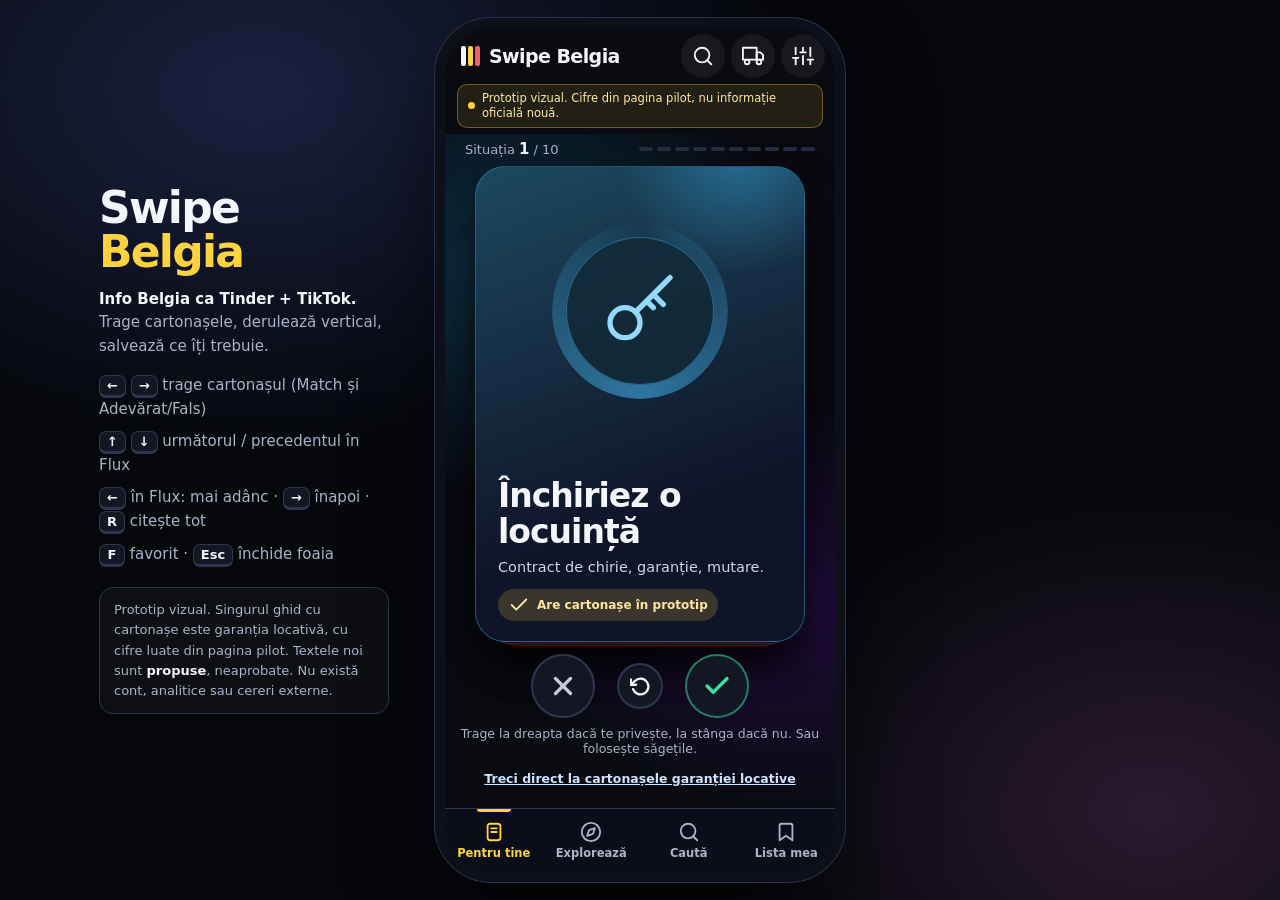
<file: versions/index.v2.html>
<!doctype html><html lang="ro"><head><meta charset="utf-8"><meta name="viewport" content="width=device-width,initial-scale=1,viewport-fit=cover"><meta name="color-scheme" content="dark"><meta name="theme-color" content="#090b11"><title>Swipe Belgia — prototip vizual</title><style>
:root{
 --bg:#090b11;--s1:#131724;--s2:#1b2132;--s3:#262d42;--tx:#f4f6fb;--mu:#aab3c8;--ln:#2e3650;
 --yel:#ffd23f;--red:#ff5a6b;--grn:#37e3a4;--blu:#62adff;--vio:#b49cff;--gry:#9099ae;
 --hue:210;--r:22px;--tabh:64px;
 font-family:system-ui,-apple-system,"Segoe UI",Roboto,"Helvetica Neue",Arial,sans-serif;
}
*{box-sizing:border-box;-webkit-tap-highlight-color:transparent}
html,body{margin:0;height:100%;background:#05070b;color:var(--tx);overflow:hidden}
button{font:inherit;color:inherit;background:none;border:0;padding:0;cursor:pointer}
button:disabled{cursor:default}
h1,h2,h3,p{margin:0}
:focus-visible{outline:3px solid #fff;outline-offset:2px;box-shadow:0 0 0 6px #000}
.vh{position:absolute!important;width:1px;height:1px;overflow:hidden;clip:rect(0 0 0 0);white-space:nowrap}
.ic{width:22px;height:22px;fill:none;stroke:currentColor;stroke-width:2;stroke-linecap:round;stroke-linejoin:round;flex:none}
.ic.fill{fill:currentColor}
/* ---------- scena desktop ---------- */
#stage{position:fixed;inset:0;display:flex;align-items:center;justify-content:center;
 background:radial-gradient(900px 600px at 20% 10%,#1a2140 0,transparent 60%),radial-gradient(800px 600px at 90% 90%,#2a1a2e 0,transparent 55%),#05070b}
#side{display:none;color:var(--mu);width:290px;position:absolute;left:calc(50% - 195px - 56px - 290px);top:50%;transform:translateY(-50%);font-size:15px;line-height:1.55}
#side b{color:var(--tx)}
#side h1{font-size:44px;line-height:1;letter-spacing:-.04em;color:var(--tx);margin-bottom:14px}
#side h1 span{color:var(--yel)}
#side kbd{display:inline-block;min-width:26px;text-align:center;padding:2px 7px;border:1px solid var(--ln);border-bottom-width:3px;border-radius:7px;background:var(--s1);color:var(--tx);font:600 13px system-ui}
#side ul{padding:0;list-style:none;margin:16px 0 0;display:grid;gap:9px}
#side .note{margin-top:20px;padding:12px 14px;border:1px solid var(--ln);border-radius:14px;background:rgba(255,255,255,.03);font-size:13px}
#phone{position:relative;width:390px;height:844px;display:flex;flex-direction:column;background:var(--bg);overflow:hidden;
 overflow:clip;border-radius:46px;box-shadow:0 0 0 10px #0d1018,0 0 0 11px #2a3047,0 40px 90px rgba(0,0,0,.6);transform:scale(var(--sc,1));transform-origin:center;isolation:isolate}
@media (min-width:1080px){#side{display:block}}
@media (max-width:520px){
 #stage{display:block}
 #phone{width:100vw;height:100vh;height:100dvh;border-radius:0;box-shadow:none;transform:none}
}
/* ---------- bară sus ---------- */
#top{height:56px;flex:none;display:flex;align-items:center;gap:6px;padding:0 10px 0 16px;position:relative;z-index:5}
#logo{display:flex;align-items:center;gap:9px;font-weight:900;font-size:19px;letter-spacing:-.03em;flex:1}
#logo i{display:grid;grid-template-columns:repeat(3,5px);gap:2px;height:20px}
#logo i b{border-radius:2px}#logo i b:nth-child(1){background:#f4f6fb}#logo i b:nth-child(2){background:var(--yel)}#logo i b:nth-child(3){background:var(--red)}
.tb{width:44px;height:44px;border-radius:50%;display:grid;place-items:center;color:var(--tx);background:rgba(255,255,255,.06);transition:background .2s}
.tb:hover{background:rgba(255,255,255,.14)}
#banner{flex:none;margin:0 12px 6px;padding:6px 10px;border-radius:10px;background:rgba(255,210,63,.1);border:1px solid rgba(255,210,63,.35);color:#ffe9a0;font-size:11.5px;line-height:1.3;display:flex;gap:7px;align-items:center;position:relative;z-index:5}
#banner:before{content:"";width:7px;height:7px;border-radius:50%;background:var(--yel);flex:none}
/* ---------- vederi ---------- */
#main{position:relative;flex:1;min-height:0}
.view{position:absolute;inset:0;overflow:hidden}
.view[hidden]{display:none!important}
#aurora{position:absolute;inset:0;pointer-events:none;z-index:0;opacity:.9;
 background:radial-gradient(420px 320px at 15% 20%,hsl(var(--hue) 80% 45% /.30),transparent 70%),radial-gradient(380px 300px at 90% 70%,hsl(calc(var(--hue) + 70) 80% 50% /.22),transparent 70%);transition:background .6s}
#tabs{height:calc(var(--tabh) + env(safe-area-inset-bottom,0px));flex:none;display:grid;grid-template-columns:repeat(4,1fr);border-top:1px solid var(--ln);background:rgba(12,15,24,.96);padding-bottom:env(safe-area-inset-bottom,0px);position:relative;z-index:5}
.tab{display:flex;flex-direction:column;align-items:center;justify-content:center;gap:3px;font-size:11.5px;font-weight:700;color:var(--mu);position:relative;min-height:44px}
.tab[aria-selected=true]{color:var(--yel)}
.tab[aria-selected=true]:before{content:"";position:absolute;top:0;width:34px;height:3px;border-radius:0 0 4px 4px;background:var(--yel)}
.tab .bd{position:absolute;top:6px;left:calc(50% + 6px);min-width:17px;height:17px;border-radius:9px;background:var(--red);color:#fff;font-size:10.5px;display:grid;place-items:center;padding:0 4px}
.tab .bd:empty{display:none}
/* ---------- MATCH ---------- */
#v-match,#v-af{display:flex;flex-direction:column;align-items:center;padding:4px 0 10px}
.dk-head{position:relative;z-index:2;width:100%;padding:2px 20px 8px;display:flex;align-items:center;justify-content:space-between;font-size:13px;color:var(--mu)}
.dk-head b{color:var(--tx);font-size:15px}
.dots{display:flex;gap:4px}.dots i{width:14px;height:4px;border-radius:3px;background:var(--s3);transition:background .3s}.dots i.on{background:var(--yel)}
.deck{position:relative;z-index:2;width:330px;flex:1;min-height:0;margin:0 auto}
.sc{position:absolute;inset:0 0 6px;touch-action:none;user-select:none;-webkit-user-select:none;will-change:transform;cursor:grab}
.sc.d1{pointer-events:none}.sc:active{cursor:grabbing}
.sc-in{position:absolute;inset:0;border-radius:30px;overflow:hidden;background:linear-gradient(160deg,hsl(var(--h) 55% 24%),hsl(calc(var(--h) + 30) 45% 11%) 70%);border:1px solid hsl(var(--h) 60% 45% /.55);box-shadow:0 18px 40px rgba(0,0,0,.45);display:flex;flex-direction:column;padding:22px 22px 20px;transform:perspective(800px) rotateX(var(--rx,0deg)) rotateY(var(--ry,0deg));transition:transform .15s}
.sc-in:before{content:"";position:absolute;inset:-30% -20% auto auto;width:260px;height:260px;border-radius:50%;background:radial-gradient(circle,hsl(var(--h) 90% 60% /.38),transparent 65%)}
.sc .glyph{position:relative;margin:34px auto 0;width:176px;height:176px;display:grid;place-items:center}
.sc .glyph:before{content:"";position:absolute;inset:0;border-radius:50%;background:conic-gradient(from 0deg,hsl(var(--h) 90% 62% /.0),hsl(var(--h) 90% 62% /.55),hsl(var(--h) 90% 62% /.0));animation:spin 9s linear infinite;mask:radial-gradient(circle,transparent 58%,#000 60%)}
.sc .glyph:after{content:"";position:absolute;inset:14px;border-radius:50%;background:hsl(var(--h) 50% 14% /.8);border:1px solid hsl(var(--h) 70% 55% /.5)}
.sc .glyph .ic{position:relative;z-index:1;width:80px;height:80px;stroke-width:1.6;color:hsl(var(--h) 95% 78%)}
@keyframes spin{to{transform:rotate(360deg)}}
.sc h2{position:relative;margin-top:auto;font-size:33px;line-height:1.08;letter-spacing:-.03em;font-weight:900}
.sc .sub{position:relative;margin-top:8px;font-size:14.5px;line-height:1.35;color:#cfd6e8}
.sc .gd{position:relative;margin-top:12px;display:inline-flex;align-items:center;gap:7px;font-size:12px;font-weight:700;padding:5px 10px;border-radius:99px;background:rgba(0,0,0,.35);color:#e7ecf8;align-self:flex-start}
.sc .gd.real{background:rgba(255,210,63,.18);color:#ffe9a0}
.stamp{position:absolute;top:30px;z-index:3;padding:6px 12px;border:4px solid;border-radius:12px;font-weight:900;font-size:25px;letter-spacing:.04em;opacity:0;pointer-events:none;text-transform:uppercase;background:rgba(0,0,0,.25)}
.stamp.yes{left:18px;color:var(--grn);transform:rotate(-14deg)}
.stamp.no{right:18px;color:#c6ccdc;transform:rotate(14deg)}
.stamp.fal{right:18px;color:var(--red);transform:rotate(14deg)}
.acts{position:relative;z-index:2;flex:none;display:flex;align-items:center;justify-content:center;gap:22px;padding-top:6px}
.rb{width:64px;height:64px;border-radius:50%;display:grid;place-items:center;background:var(--s1);border:2px solid var(--ln);transition:transform .15s,background .2s}
.rb:hover{transform:scale(1.07)}.rb:active{transform:scale(.94)}
.rb .ic{width:30px;height:30px;stroke-width:2.6}
.rb.y{color:var(--grn);border-color:rgba(55,227,164,.5)}.rb.n{color:#c6ccdc}.rb.f{color:var(--red);border-color:rgba(255,90,107,.5)}
.rb.sm{width:46px;height:46px}.rb.sm .ic{width:21px;height:21px}
.hint{position:relative;z-index:2;font-size:12.5px;color:var(--mu);text-align:center;padding:8px 0 0}
/* Match! */
#res{position:absolute;inset:0;z-index:4;overflow-y:auto;padding:6px 18px 18px;background:radial-gradient(420px 320px at 15% 10%,hsl(var(--hue) 80% 45% /.28),transparent 70%),radial-gradient(380px 300px at 90% 60%,hsl(calc(var(--hue) + 70) 80% 50% /.2),transparent 70%),var(--bg)}
#res h2{font-size:42px;font-weight:900;letter-spacing:-.04em;line-height:1;text-align:center;background:linear-gradient(90deg,var(--yel),var(--grn));-webkit-background-clip:text;background-clip:text;color:transparent;padding:4px 0}
#res .lead{text-align:center;color:var(--mu);font-size:14px;margin:4px 0 0}
#const{display:block;width:100%;height:auto;margin:2px 0}
#const .st{animation:tw 4.5s ease-in-out infinite}
@keyframes tw{50%{opacity:.25}}
#const .nd{animation:pop .5s cubic-bezier(.3,1.6,.5,1) both;animation-delay:var(--d);transform-box:fill-box;transform-origin:center}
#const .ln{stroke-dasharray:1;stroke-dashoffset:0;animation:draw .9s ease both;animation-delay:var(--d)}
@keyframes pop{from{transform:scale(0);opacity:0}}
@keyframes draw{from{stroke-dashoffset:1}}
.gl{display:grid;gap:8px;margin-top:8px}
.gi{display:flex;align-items:center;gap:12px;padding:12px 14px;border-radius:16px;background:var(--s1);border:1px solid var(--ln);text-align:left;width:100%}
.gi.real{border-color:rgba(255,210,63,.6);background:linear-gradient(135deg,rgba(255,210,63,.13),var(--s1))}
.gi .t{font-weight:700;font-size:14px;line-height:1.3;flex:1}
.gi .n{display:block;font-weight:500;font-size:11.5px;color:var(--mu);margin-top:3px}
.btn{display:inline-flex;align-items:center;justify-content:center;gap:8px;min-height:46px;padding:0 20px;border-radius:14px;background:var(--s2);border:1px solid var(--ln);font-weight:800;font-size:14.5px}
.btn.pri{background:var(--yel);color:#1b1500;border-color:var(--yel)}
.btn.dng{color:#ffb4bd;border-color:rgba(255,90,107,.5)}
.row{display:flex;gap:10px;flex-wrap:wrap;justify-content:center;margin-top:14px}
/* ---------- FLUX ---------- */
#flux{position:absolute;inset:0;overflow-y:scroll;scroll-snap-type:y mandatory;scrollbar-width:none;overscroll-behavior:contain}
#flux::-webkit-scrollbar{display:none}
.fc{position:relative;height:100%;scroll-snap-align:start;scroll-snap-stop:always;padding:44px 70px 14px 16px;display:flex;flex-direction:column;overflow:hidden;
 background:radial-gradient(360px 300px at 80% 8%,hsl(var(--h) 70% 40% /.30),transparent 70%),linear-gradient(180deg,hsl(var(--h) 35% 11%),var(--bg) 75%)}
.fc-head{margin:0 -56px 8px 0;display:flex;align-items:center;gap:8px}
.chip{display:inline-flex;align-items:center;gap:6px;padding:5px 11px 5px 8px;border-radius:99px;background:hsl(var(--h) 60% 50% /.2);border:1px solid hsl(var(--h) 70% 60% /.5);color:hsl(var(--h) 100% 85%);font-weight:800;font-size:11.5px;letter-spacing:.06em;text-transform:uppercase}
.chip .ic{width:15px;height:15px}
.fc-n{margin-left:auto;font-size:12px;color:var(--mu);font-weight:700}
.nav{width:36px;height:36px;border-radius:50%;background:rgba(255,255,255,.08);display:grid;place-items:center}
.nav:disabled{opacity:.3}
.nav .ic{width:18px;height:18px}
.fc h2{font-size:25px;line-height:1.1;letter-spacing:-.03em;font-weight:900;margin:2px 0 10px}
.fc-body{flex:1;min-height:0;position:relative}
.fc-foot{font-size:11.5px;color:var(--mu);padding-top:6px;line-height:1.35}
.ex{display:inline-block;padding:2px 8px;border-radius:6px;background:var(--yel);color:#1b1500;font-weight:900;font-size:11px;letter-spacing:.05em;text-transform:uppercase}
#prog{position:absolute;top:8px;left:12px;right:12px;display:flex;gap:4px;z-index:6;pointer-events:none}
#prog i{flex:1;height:4px;border-radius:3px;background:rgba(255,255,255,.18);overflow:hidden}
#prog i.on{background:var(--yel)}#prog i.cur{background:#fff}
#side-bar{position:absolute;right:8px;bottom:12px;z-index:6;display:flex;flex-direction:column;align-items:center;gap:7px}
.sb{display:flex;flex-direction:column;align-items:center;gap:2px;font-size:10px;font-weight:800;color:#fff;text-shadow:0 1px 3px #000;min-width:50px}
.sb span.c{width:42px;height:42px;border-radius:50%;display:grid;place-items:center;background:rgba(20,24,38,.78);border:1px solid rgba(255,255,255,.14);backdrop-filter:blur(6px);transition:transform .2s,background .2s}
.sb:active span.c{transform:scale(.9)}
.sb[aria-pressed=true] span.c{background:rgba(255,255,255,.95);color:#111}
.sb.hrt[aria-pressed=true] span.c{background:var(--red);color:#fff;border-color:var(--red)}
.sb.up[aria-pressed=true] span.c{background:var(--grn);color:#04210f;border-color:var(--grn)}
.sb.dn[aria-pressed=true] span.c{background:var(--yel);color:#1b1500;border-color:var(--yel)}
.sb[aria-pressed=true] .ic.fa{fill:currentColor}
.burst{position:absolute;pointer-events:none;z-index:9;width:0;height:0}
.burst .big{position:absolute;left:-52px;top:-52px;width:104px;height:104px;color:var(--red);fill:var(--red);stroke:none;animation:bigh .8s ease both}
.burst .sm{position:absolute;left:-9px;top:-9px;width:18px;height:18px;color:var(--red);fill:var(--red);stroke:none;animation:fly .8s ease-out both}
@keyframes bigh{0%{transform:scale(0)}25%{transform:scale(1.25)}55%{transform:scale(1)}100%{transform:scale(1.1) translateY(-26px);opacity:0}}
@keyframes fly{to{transform:translate(var(--dx),var(--dy)) rotate(var(--rt)) scale(.5);opacity:0}}
/* ---------- tipare ---------- */
.pt{position:absolute;inset:0;display:flex;flex-direction:column;zoom:var(--pk,1)}
.pt-sub{font-size:13.5px;color:#cdd5e8;line-height:1.35}
/* sumă */
.am-big{font-size:86px;line-height:1;font-weight:900;letter-spacing:-.05em;font-variant-numeric:tabular-nums;color:var(--yel);margin-top:2px;white-space:nowrap}
.am-big small{font-size:38px;margin-left:2px;letter-spacing:0}
.am-lab{font-size:13px;color:#e9edf8;font-weight:700;margin-top:2px}
.am-stage{display:grid;grid-template-columns:1fr 1fr;gap:12px;margin-top:8px}
.am-col{display:flex;flex-direction:column;align-items:center}
.am-col .bx2{height:130px;display:flex;align-items:flex-end;width:100%;border-bottom:2px solid var(--ln);justify-content:center}
.am-col .lb{margin-top:7px;font-size:11.5px;text-align:center;line-height:1.25;color:var(--mu)}
.am-col .lb b{display:block;color:var(--tx);font-size:15px}
.stack{display:flex;flex-direction:column-reverse;align-items:center;gap:0;width:100%}
.coin{width:98px;height:34px;border-radius:50%;margin-top:-14px;position:relative;background:radial-gradient(ellipse at 40% 30%,#fff3b0,#ffc531 55%,#c98a00);border:2px solid #8a5d00;box-shadow:0 5px 0 #8a5d00;display:grid;place-items:center;font-weight:900;font-size:15px;color:#7a5200;line-height:1}
.coin:first-child{margin-top:0}
.stack.b .coin{background:radial-gradient(ellipse at 40% 30%,#dff4ff,#62adff 55%,#2a68b3);border-color:#1b4a85;box-shadow:0 5px 0 #1b4a85;color:#103a6e}
.go .coin{animation:coin .6s cubic-bezier(.4,1.5,.6,1) both;animation-delay:calc(var(--k)*.16s + .2s)}
@keyframes coin{from{transform:translateY(-190px);opacity:0}60%{opacity:1}}
.am-rng{margin-top:12px;display:flex;flex-direction:column;gap:6px}
.am-rng label{font-size:12.5px;color:var(--mu);display:flex;justify-content:space-between;font-weight:700}
.am-rng label b{color:var(--tx)}
input[type=range]{width:100%;accent-color:var(--yel);height:34px;margin:0;background:transparent}
/* regiuni */
.rg-svg{width:100%;height:auto;max-height:178px;display:block}
.hx{fill:var(--c);opacity:.28;stroke:#0a0d15;stroke-width:2;transition:opacity .3s,transform .3s,filter .3s;cursor:pointer;transform-box:fill-box;transform-origin:center}
.hx.on{opacity:1;filter:drop-shadow(0 0 7px var(--c));transform:translateY(-3px) scale(1.04)}
.go .hx{animation:hxin .55s cubic-bezier(.3,1.4,.5,1) both;animation-delay:calc(var(--i)*55ms)}
@keyframes hxin{from{transform:scale(0);opacity:0}}
.rg-bars{display:grid;gap:5px;margin-top:6px}
.rgb{display:grid;grid-template-columns:96px 1fr 52px;gap:8px;align-items:center;min-height:36px;padding:0 6px;border-radius:10px;font-size:12.5px;font-weight:700;text-align:left;border:1px solid transparent;transition:background .2s}
.rgb.on{background:rgba(255,255,255,.08);border-color:rgba(255,255,255,.22)}
.rgb .tr{height:13px;border-radius:7px;background:rgba(255,255,255,.08);overflow:hidden}
.rgb .fl{display:block;height:100%;border-radius:7px;background:var(--c);width:var(--w);transform-origin:left}
.go .rgb .fl{animation:grow .8s cubic-bezier(.2,.9,.3,1) both;animation-delay:calc(var(--i)*.12s + .35s)}
@keyframes grow{from{transform:scaleX(0)}}
.rgb em{font-style:normal;text-align:right;font-variant-numeric:tabular-nums}
.rg-det{margin-top:6px;padding:10px 12px;border-radius:14px;background:rgba(255,255,255,.06);font-size:12.5px;line-height:1.4;min-height:78px}
.rg-det b{font-size:14.5px;white-space:nowrap}
/* calendar */
.cal-w{display:flex;justify-content:center;perspective:700px;margin-top:12px}
.cal{width:200px;border-radius:18px;background:#f6f7fb;color:#12151f;overflow:hidden;box-shadow:0 14px 30px rgba(0,0,0,.5),0 0 0 1px rgba(255,255,255,.12);transform-origin:center 30%;transition:transform .22s ease-in}
.cal.fo{transform:rotateX(-88deg)}
.cal.fi{transition:none;transform:rotateX(88deg)}
.cal .bar{height:36px;background:var(--red);color:#fff;display:flex;align-items:center;justify-content:center;font-weight:900;letter-spacing:.14em;text-transform:uppercase;font-size:14px;position:relative}
.cal .bar:before,.cal .bar:after{content:"";position:absolute;top:-7px;width:10px;height:22px;border-radius:6px;background:#2a2f40}
.cal .bar:before{left:38px}.cal .bar:after{right:38px}
.cal .dy{font-size:92px;line-height:1;font-weight:900;text-align:center;letter-spacing:-.05em;padding:6px 0 0;font-variant-numeric:tabular-nums}
.cal .yr{text-align:center;font-weight:800;font-size:17px;color:#46506b;padding-bottom:4px}
.cal .rn{text-align:center;font-size:12.5px;font-weight:800;background:#e7eaf3;padding:7px 8px;min-height:34px}
.cal-chips{display:flex;gap:5px;flex-wrap:wrap;justify-content:center;margin-top:10px}
.cc{padding:6px 9px;border-radius:99px;border:1px solid var(--ln);background:var(--s1);font-size:11.5px;font-weight:800;min-height:36px}
.cc[aria-pressed=true]{background:var(--yel);color:#1b1500;border-color:var(--yel)}
.cal-cd{margin-top:10px;padding:10px 12px;border-radius:14px;background:rgba(255,90,107,.13);border:1px solid rgba(255,90,107,.45);text-align:center;min-height:64px}
.cal-cd b{font-size:30px;letter-spacing:-.03em;font-weight:900;display:block;line-height:1.1}
.cal-cd span{font-size:11.5px;color:#ffd0d5;line-height:1.3;display:block}
/* ramificare */
.br-seg{display:flex;gap:6px;margin-bottom:8px}
.br-q{font-size:15px;font-weight:800;line-height:1.25;margin-bottom:10px;min-height:56px}
.doors{display:grid;grid-template-columns:1fr 1fr;gap:8px;perspective:900px;height:190px;position:relative}
.dr{position:relative;border-radius:16px 16px 6px 6px;background:radial-gradient(circle at 50% 120%,var(--glow),#0c0f18 70%);overflow:visible}
.dr .pn{position:absolute;inset:0;border-radius:16px 16px 6px 6px;background:linear-gradient(160deg,#2c3552,#171c2e);border:2px solid #3b4666;display:flex;flex-direction:column;align-items:center;justify-content:center;gap:2px;font-weight:900;font-size:34px;letter-spacing:-.02em;transition:transform .7s cubic-bezier(.3,.9,.3,1),opacity .5s;backface-visibility:hidden}
.dr.dy{--glow:rgba(55,227,164,.7)}.dr.dn{--glow:rgba(255,200,60,.7)}
.dr.dy .pn{transform-origin:left center}.dr.dn .pn{transform-origin:right center}
.dr .pn small{font-size:11px;font-weight:700;color:var(--mu);letter-spacing:0}
.dr .pn:after{content:"";position:absolute;top:50%;width:10px;height:10px;border-radius:50%;background:var(--yel)}
.dr.dy .pn:after{right:12px}.dr.dn .pn:after{left:12px}
.dr .in{position:absolute;inset:0;display:grid;place-items:center;color:#fff;opacity:0;transition:opacity .4s .25s}
.dr.open .in{opacity:1}
.dr .in .ic{width:56px;height:56px;stroke-width:2.2}
.dr.dy .in{color:var(--grn)}.dr.dn .in{color:var(--yel)}
.dr.open.dy .pn{transform:rotateY(-108deg)}.dr.open.dn .pn{transform:rotateY(108deg)}
.dr.dim .pn{filter:brightness(.55)}
.br-out{margin-top:10px;padding:12px 13px;border-radius:14px;background:rgba(255,255,255,.06);font-size:13.5px;line-height:1.4;min-height:130px}
.br-out b{font-size:15px;display:block;margin-bottom:3px}
.br-out.ok{background:rgba(55,227,164,.12);border:1px solid rgba(55,227,164,.4)}
.br-out.warn{background:rgba(255,210,63,.12);border:1px solid rgba(255,210,63,.45)}
.rmo .dr .pn{display:none}
/* pași */
.st-w{position:relative;height:244px;flex:none}
.st-w svg{position:absolute;inset:0;width:100%;height:100%;overflow:visible}
.st-p{fill:none;stroke:var(--vio);stroke-width:5;stroke-linecap:round}
.st-p.dsh{stroke-dasharray:2 11;stroke:#6f6a9a}
.go .st-p{stroke-dasharray:1;stroke-dashoffset:0;animation:draw 1s ease both;animation-delay:var(--d)}
.go .st-p.dsh{animation:fade .6s ease both;stroke-dasharray:2 11}
@keyframes fade{from{opacity:0}}
.nd2{position:absolute;display:flex;align-items:center;gap:9px;width:78%;text-align:left;transform:translateY(-50%);padding:0;min-height:44px}
.nd2.r{flex-direction:row-reverse;text-align:right}
.nd2 .no{flex:none;width:46px;height:46px;border-radius:50%;display:grid;place-items:center;font-weight:900;font-size:19px;background:var(--vio);color:#190f3a;border:3px solid #fff2;box-shadow:0 0 0 0 rgba(180,156,255,.6)}
.nd2.x .no{background:var(--s2);color:var(--vio);border:2px dashed var(--vio)}
.go .nd2 .no{animation:lit .6s ease both;animation-delay:var(--d)}
@keyframes lit{from{background:var(--s3);color:var(--s3);box-shadow:none;transform:scale(.7)}60%{box-shadow:0 0 0 14px rgba(180,156,255,0)}}
.nd2 .tt{font-weight:800;font-size:13.5px;line-height:1.25}
.nd2[aria-pressed=true] .no{outline:3px solid #fff;outline-offset:2px}
.st-det{margin-top:6px;padding:10px 12px;border-radius:14px;background:rgba(255,255,255,.06);font-size:12px;line-height:1.4;flex:1;min-height:0;overflow:auto}
/* capcană */
.tp-w{display:flex;flex-direction:column;gap:0}
.hz{height:38px;background:repeating-linear-gradient(-45deg,#ffd23f 0 16px,#14110a 16px 32px);border-radius:4px;background-size:45px 45px;animation:hzs 2.2s linear infinite}
@keyframes hzs{to{background-position:45px 0}}
.go .hz.t{animation:hzin .6s ease-out both,hzs 2.2s linear .6s infinite}
.go .hz.bt{animation:hzin2 .6s ease-out both,hzs 2.2s linear .6s infinite reverse}
@keyframes hzin{from{transform:translateX(-120%)}}
@keyframes hzin2{from{transform:translateX(120%)}}
.tp-c{margin:-2px 6px;padding:22px 18px 20px;border-radius:6px 6px 18px 18px;background:#1b1710;border:2px solid #ffd23f;border-top:0;border-bottom:0}
.go .tp-c.shk{animation:shk .9s ease .55s both}
@keyframes shk{20%{transform:translateX(-7px) rotate(-.6deg)}50%{transform:translateX(6px) rotate(.5deg)}80%{transform:translateX(-3px)}}
.tp-c .ic{width:46px;height:46px;color:var(--yel)}
.tp-c h3{font-size:23px;line-height:1.15;margin:6px 0 8px;font-weight:900;color:var(--yel)}
.tp-c p{font-size:15.5px;line-height:1.5;color:#f1ead0}
.tp-t{display:flex;gap:8px;margin-bottom:12px}
/* acte */
.dc-fan{position:relative;height:250px;margin-top:2px}
.dcard{position:absolute;left:50%;bottom:6px;width:124px;height:172px;margin-left:-62px;border-radius:14px;background:#f7f4ea;color:#17181f;padding:11px 10px;transform-origin:50% 130%;transform:rotate(calc(var(--a)*1deg)) translateY(var(--y,0px));box-shadow:0 8px 20px rgba(0,0,0,.45);text-align:left;display:flex;flex-direction:column;gap:4px;border:0;transition:transform .3s}
.dcard:before{content:"";position:absolute;left:0;top:0;bottom:0;width:6px;border-radius:14px 0 0 14px;background:hsl(var(--k) 75% 55%)}
.dcard .w{font-size:10px;font-weight:900;letter-spacing:.08em;text-transform:uppercase;color:hsl(var(--k) 60% 32%);padding-left:5px}
.dcard .t{font-size:12px;font-weight:800;line-height:1.25;padding-left:5px}
.dcard.sel{--y:-22px;z-index:20}
.go .dcard{animation:fan .8s cubic-bezier(.3,1.2,.4,1) both;animation-delay:calc(var(--i)*.07s + .15s)}
@keyframes fan{from{transform:rotate(0) translateY(0)}}
.dc-det{padding:10px 12px;border-radius:14px;background:rgba(255,255,255,.07);font-size:12.5px;line-height:1.4;min-height:84px}
.dc-det b{display:block;font-size:14px;margin-bottom:2px}
/* ce faci acum */
.ring-w{display:flex;align-items:center;gap:12px;margin-bottom:6px}
.ring{width:72px;height:72px;flex:none;position:relative}
.ring svg{width:72px;height:72px;transform:rotate(-90deg)}
.ring circle{fill:none;stroke-width:8;stroke-linecap:round}
.ring .bg{stroke:var(--s3)}.ring .fg{stroke:var(--grn);transition:stroke-dashoffset .6s cubic-bezier(.3,.9,.3,1)}
.ring b{position:absolute;inset:0;display:grid;place-items:center;font-size:16px;font-weight:900}
.ck{display:grid;gap:6px}
.ck button{display:flex;align-items:center;gap:10px;padding:8px 10px;border-radius:12px;background:rgba(255,255,255,.06);border:1px solid var(--ln);text-align:left;font-size:12.5px;line-height:1.3;font-weight:700;min-height:44px}
.ck button .bx{width:24px;height:24px;border-radius:7px;border:2px solid var(--mu);flex:none;display:grid;place-items:center;color:transparent}
.ck button[aria-pressed=true]{background:rgba(55,227,164,.12);border-color:rgba(55,227,164,.5)}
.ck button[aria-pressed=true] .bx{background:var(--grn);border-color:var(--grn);color:#04210f}
.ck .bx .ic{width:15px;height:15px;stroke-width:3.5}
.lk{display:grid;grid-template-columns:1fr 1fr;gap:5px;margin-top:8px}
.lk h4{grid-column:1/-1;margin:4px 0 0;font-size:11px;letter-spacing:.07em;text-transform:uppercase;color:var(--mu)}
.lk a{display:flex;align-items:center;gap:6px;padding:6px 8px;border-radius:10px;background:rgba(98,173,255,.13);border:1px solid rgba(98,173,255,.4);color:#cfe5ff;font-size:11.5px;font-weight:700;text-decoration:none;min-height:40px;line-height:1.2}
.lk a .ic{width:14px;height:14px}
/* ---------- foi ---------- */
#scrim{position:absolute;inset:0;background:rgba(0,0,0,.6);z-index:20;opacity:0;pointer-events:none;transition:opacity .25s}
#scrim.on{opacity:1;pointer-events:auto}
.sheet{position:absolute;left:0;right:0;bottom:0;max-height:88%;z-index:21;background:var(--s1);border-radius:26px 26px 0 0;border-top:1px solid var(--ln);transform:translateY(105%);transition:transform .35s cubic-bezier(.2,.9,.3,1),visibility 0s .35s;display:flex;flex-direction:column;visibility:hidden}
.sheet.on{transform:none;visibility:visible;transition-delay:0s}
.sh-h{display:flex;align-items:center;gap:8px;padding:14px 16px 8px}
.sh-h:before{content:"";position:absolute;top:7px;left:50%;margin-left:-20px;width:40px;height:4px;border-radius:3px;background:var(--s3)}
.sh-h h3{flex:1;font-size:18px;font-weight:900;letter-spacing:-.02em}
.sh-b{padding:4px 16px 18px;overflow-y:auto;font-size:14px;line-height:1.45}
.q{margin:0 0 10px;padding:12px 14px;border-left:4px solid var(--yel);background:rgba(255,210,63,.08);border-radius:0 12px 12px 0;font-size:14px;line-height:1.45}
.q cite{display:block;font-style:normal;font-size:12px;color:var(--mu);margin-top:6px}
.q cite a{color:#cfe5ff}
.vf{display:inline-flex;gap:6px;align-items:center;padding:4px 10px;border-radius:99px;background:rgba(55,227,164,.14);border:1px solid rgba(55,227,164,.4);color:#b5f5dc;font-size:12px;font-weight:800;margin-bottom:10px}
.srch{display:flex;align-items:center;gap:8px;padding:0 14px;height:50px;border-radius:16px;background:var(--bg);border:2px solid var(--ln)}
.srch:focus-within{border-color:var(--yel)}
.srch input{flex:1;min-width:0;background:none;border:0;color:var(--tx);font:inherit;font-size:16px;outline:0;height:100%}
.chips{display:flex;gap:7px;flex-wrap:wrap;margin:10px 0}
.sg{padding:7px 12px;border-radius:99px;background:var(--s2);border:1px solid var(--ln);font-size:13px;font-weight:700;min-height:36px}
.rs h4{margin:12px 0 6px;font-size:11.5px;letter-spacing:.07em;text-transform:uppercase;color:var(--mu)}
.rs button.ri{display:flex;width:100%;gap:10px;align-items:center;text-align:left;padding:11px 12px;border-radius:14px;background:var(--bg);border:1px solid var(--ln);margin-bottom:6px;font-weight:700;font-size:13.5px;line-height:1.3;min-height:48px}
.rs button.ri small{display:block;color:var(--mu);font-weight:500;font-size:11.5px;margin-top:2px}
.rs mark{background:rgba(255,210,63,.35);color:#fff;border-radius:3px}
.mi{display:flex;align-items:center;justify-content:space-between;gap:12px;padding:12px 0;border-bottom:1px solid var(--ln)}
.mi small{display:block;color:var(--mu);font-size:12px;margin-top:2px;line-height:1.35}
.sw{width:50px;height:30px;border-radius:15px;background:var(--s3);position:relative;flex:none;transition:background .2s}
.sw:after{content:"";position:absolute;top:3px;left:3px;width:24px;height:24px;border-radius:50%;background:#fff;transition:transform .2s}
.sw[aria-checked=true]{background:var(--grn)}.sw[aria-checked=true]:after{transform:translateX(20px)}
#shareprev{width:100%;border-radius:14px;display:block;margin-bottom:12px;max-height:300px;object-fit:contain;background:#000}
/* toast */
#toast{position:absolute;left:50%;bottom:calc(var(--tabh) + 16px);transform:translate(-50%,20px);background:#fff;color:#10131c;padding:10px 16px;border-radius:14px;font-weight:700;font-size:13.5px;z-index:40;opacity:0;pointer-events:none;transition:opacity .25s,transform .25s;max-width:340px;text-align:center;box-shadow:0 8px 24px rgba(0,0,0,.5)}
#toast.on{opacity:1;transform:translate(-50%,0)}
/* cabină */
#cab{position:absolute;inset:0;z-index:30;background:#05070b;display:flex;flex-direction:column;padding:16px;visibility:hidden;opacity:0;transition:opacity .25s}
#cab.on{visibility:visible;opacity:1}
#cab .ch{display:flex;align-items:center;justify-content:space-between;gap:8px;color:var(--mu);font-weight:800;font-size:14px}
#cab .cb{flex:1;display:flex;flex-direction:column;justify-content:center;gap:12px;text-align:left;cursor:pointer;width:100%;padding:8px 2px}
#cab .big{font-size:84px;font-weight:900;letter-spacing:-.05em;line-height:1;color:var(--yel);word-break:break-word}
#cab .ti{font-size:34px;font-weight:900;line-height:1.1;letter-spacing:-.02em}
#cab .su{font-size:23px;line-height:1.3;color:#d9deec;font-weight:600}
#cab .msg{font-size:15px;line-height:1.4;padding:11px 13px;border-radius:12px;background:rgba(255,210,63,.1);border:1px solid rgba(255,210,63,.4);color:#ffe9a0}
#cab .cbt{display:grid;grid-template-columns:1fr 1fr;gap:10px}
#cab .cbt .btn{min-height:68px;font-size:20px;border-radius:18px}
#cab .cbt .full{grid-column:1/-1}
#cab.speaking .big{animation:glow 1.6s ease-in-out infinite}
@keyframes glow{50%{text-shadow:0 0 28px rgba(255,210,63,.6)}}
/* lista */
#v-lista{overflow-y:auto;padding:6px 16px 20px}
#v-lista h2{font-size:26px;font-weight:900;letter-spacing:-.03em}
.coll{display:flex;align-items:center;gap:14px;margin:10px 0 4px;padding:12px 14px;border-radius:16px;background:var(--s1);border:1px solid var(--ln)}
.coll .sg2{display:flex;gap:4px;margin-top:6px}.coll .sg2 i{width:20px;height:6px;border-radius:3px;background:var(--s3)}.coll .sg2 i.on{background:var(--grn)}
.ls h3{font-size:12px;letter-spacing:.07em;text-transform:uppercase;color:var(--mu);margin:16px 0 8px;display:flex;align-items:center;gap:6px}
.li{display:flex;align-items:center;gap:6px;margin-bottom:7px}
.li .ri{flex:1;display:flex;align-items:center;gap:10px;padding:11px 12px;border-radius:14px;background:var(--s1);border:1px solid var(--ln);text-align:left;font-weight:700;font-size:13.5px;line-height:1.3;min-height:52px}
.li .ri .ic{color:var(--yel)}
.li .x{width:44px;height:44px;border-radius:50%;display:grid;place-items:center;color:var(--mu)}
.em{padding:14px;border:1px dashed var(--ln);border-radius:14px;color:var(--mu);font-size:13px;line-height:1.4}
.sit{display:flex;gap:6px;flex-wrap:wrap}
.sit span{padding:5px 10px;border-radius:99px;background:var(--s2);font-size:12px;font-weight:700;border:1px solid var(--ln)}
/* adevărat/fals feedback */
#flux{user-select:none;-webkit-user-select:none}
#af-fb{position:absolute;left:0;right:0;bottom:0;z-index:8;padding:16px 18px 18px;border-radius:26px 26px 0 0;background:var(--s1);border-top:3px solid var(--grn);transform:translateY(110%);transition:transform .35s cubic-bezier(.2,.9,.3,1),visibility 0s .35s;visibility:hidden}
#af-fb.on{transform:none;visibility:visible;transition-delay:0s}
#af-fb.bad{border-top-color:var(--red)}
#af-fb h3{font-size:22px;font-weight:900;display:flex;align-items:center;gap:8px}
#af-fb p{font-size:14px;line-height:1.45;margin:6px 0 10px;color:#dfe5f4}
/* prefers-reduced-motion */
@media (prefers-reduced-motion:reduce){*,*:before,*:after{animation:none!important;transition:none!important;scroll-behavior:auto!important}}
html.rm *,html.rm *:before,html.rm *:after{animation:none!important;transition:none!important;scroll-behavior:auto!important}
@media (max-height:700px) and (max-width:520px){.sc .glyph{width:110px;height:110px;margin-top:10px}.sc .glyph .ic{width:52px;height:52px}.am-big{font-size:62px}}

.coin .cv{opacity:0;font-style:normal}.stack .coin:last-child .cv{opacity:1}
.am-col .stack.b .coin{width:98px}
.cal-cd.wait{visibility:hidden}
.dc-ctl{display:flex;gap:8px;margin-top:8px}.dc-ctl .cc{flex:1;justify-content:center}
.srch input:focus-visible{outline:0;box-shadow:none}
.rmb{padding:8px 0}.rmb+.rmb{border-top:1px solid rgba(255,255,255,.15)}

@media (max-height:800px){
 :root{--tabh:56px}
 #top{height:48px}.tb{width:40px;height:40px}
 #banner{padding:4px 9px;margin-bottom:4px;font-size:11px;line-height:1.25}
 .fc{padding-top:34px}.fc-head{margin-bottom:4px}.fc h2{font-size:22px;margin:0 0 6px}
 .sc .glyph{width:132px;height:132px;margin-top:16px}.sc .glyph .ic{width:60px;height:60px}.sc h2{font-size:28px}
 .dk-head{padding-bottom:4px}.rb{width:56px;height:56px}.hint{padding-top:4px;font-size:12px}
 .sb span.c{width:38px;height:38px}#side-bar{gap:4px}
}
@media (max-height:690px){
 .fc-foot{display:none}
 .sc .glyph{width:96px;height:96px;margin-top:6px}.sc .glyph .ic{width:44px;height:44px}.sc h2{font-size:25px}.sc .sub{font-size:13px}
 .hint{display:none}
}
#flux{touch-action:pan-y}
/* ===== v2: straturi (segmente, sub-cartonașe, citește tot), taburi noi ===== */
.fc{padding-top:60px}
#segs{position:absolute;top:3px;left:8px;right:8px;z-index:7;display:flex;gap:4px}
.sg3{flex:1;min-width:0;min-height:34px;padding:3px 0 0;display:flex;flex-direction:column;gap:3px;align-items:stretch;font-size:9.5px;font-weight:800;color:var(--mu);letter-spacing:0}
.sg3 .bar{display:block;height:5px;border-radius:3px;background:rgba(255,255,255,.2);overflow:hidden;transition:box-shadow .2s}
.sg3 .bar i{display:block;height:100%;width:0;background:var(--yel);border-radius:3px;transition:width .5s cubic-bezier(.3,.9,.3,1)}
.sg3.full .bar i{background:var(--grn)}
.sg3 .lb{display:block;text-align:center;white-space:nowrap;overflow:hidden}
.sg3.cur{color:#fff}.sg3.cur .bar{box-shadow:0 0 0 1.5px #fff}
.sg3:hover .lb{color:#fff}
#cnt{position:absolute;top:38px;left:16px;right:72px;z-index:6;display:flex;align-items:center;justify-content:space-between;gap:8px;font-size:11.5px;font-weight:800;color:#dfe5f4;pointer-events:none;height:20px}
#cnt .mini{pointer-events:auto;min-height:26px;padding:0 10px;border-radius:99px;border:1px solid rgba(255,255,255,.3);background:rgba(255,255,255,.1);font-size:11px;font-weight:800}
#cnt .mini[hidden]{display:none}
.fc-act{display:flex;gap:8px;margin-top:8px;flex:none;flex-wrap:wrap}
.pill{display:inline-flex;align-items:center;gap:6px;min-height:42px;padding:0 14px;border-radius:99px;background:rgba(255,255,255,.1);border:1px solid rgba(255,255,255,.22);font-size:12.5px;font-weight:800;color:#fff}
.pill .ic{width:17px;height:17px}
.pill.deep{background:hsl(var(--h) 70% 48%/.28);border-color:hsl(var(--h) 85% 68%/.75);color:hsl(var(--h) 100% 92%)}
.pill.deep span{display:inline-block;animation:deepP 2.6s ease-in-out infinite}
@keyframes deepP{0%,60%,100%{transform:none}75%{transform:translateX(-4px)}88%{transform:translateX(3px)}}
.fc.nudge{animation:nud 1.05s ease both}
@keyframes nud{25%,55%{transform:translateX(-30px)}100%{transform:none}}
#sub{position:absolute;inset:0;z-index:4;background:var(--bg);transform:translateX(104%);visibility:hidden;pointer-events:none;box-shadow:-18px 0 30px rgba(0,0,0,.55);transition:transform .34s cubic-bezier(.2,.9,.3,1),visibility 0s .34s}
#sub.on{transform:none;visibility:visible;pointer-events:auto;transition-delay:0s}
#subf{position:absolute;inset:0;overflow-y:scroll;scroll-snap-type:y mandatory;scrollbar-width:none;overscroll-behavior:contain;touch-action:pan-y;user-select:none;-webkit-user-select:none;outline:0}
#subf::-webkit-scrollbar{display:none}
.fc.sm{padding:68px 74px 20px 26px}
.fc.sm:before{content:"";position:absolute;inset:56px 62px 8px 10px;border-radius:28px;border:1px solid hsl(var(--h) 65% 58%/.42);background:rgba(4,6,12,.38);box-shadow:inset 0 0 40px hsl(var(--h) 70% 40%/.12);pointer-events:none}
.fc.sm>*{position:relative}
.fc.sm .fc-head{margin:0 -50px 6px 0}
.fc.sm h2{font-size:22px}
.fc.sm .fc-foot{font-size:11px}
.fc.sm .pt-sub{font-size:12.5px}
#flux[inert]{pointer-events:none}
/* tipare noi */
.rd-hero{display:flex;align-items:center;gap:10px;flex-wrap:wrap;margin:8px 0 2px}
.rd-n{font-size:92px;line-height:.9;font-weight:900;color:var(--yel);letter-spacing:-.05em;font-variant-numeric:tabular-nums}
.rd-u{font-size:17px;font-weight:800;max-width:130px;line-height:1.15}
.rd-c{font-style:normal;padding:5px 11px;border-radius:99px;background:hsl(var(--h) 60% 45%/.3);border:1px solid hsl(var(--h) 75% 65%/.65);font-size:12px;font-weight:800;color:hsl(var(--h) 100% 90%)}
.rd-list{display:flex;flex-direction:column;gap:10px;margin-top:12px;overflow-y:auto;flex:1;min-height:0;padding-right:2px}
.rd-s{font-size:15px;line-height:1.5;padding:3px 0 3px 12px;border-left:4px solid hsl(var(--h) 80% 62%);color:#f1f4fb}
.go .rd-s{animation:rdin .6s cubic-bezier(.2,.9,.3,1) both;animation-delay:calc(var(--i)*.6s + .25s)}
@keyframes rdin{from{opacity:0;transform:translateX(22px);border-left-color:#fff}}
.rd-lit{margin:8px 0 0;padding:9px 12px;border-left:4px solid var(--yel);background:rgba(255,210,63,.09);border-radius:0 12px 12px 0;font-size:13px;line-height:1.4;flex:none}
.rd-lit cite{display:block;font-style:normal;font-size:11.5px;color:var(--mu);margin-top:4px}
.tbl{display:flex;flex-direction:column;gap:6px;margin-top:10px;flex:1;min-height:0;overflow-y:auto}
.tb-r{display:grid;grid-template-columns:var(--tc);gap:6px;align-items:center;padding:10px 9px;border-radius:12px;background:rgba(255,255,255,.08);font-size:12.5px;line-height:1.3;font-weight:700;color:inherit;text-decoration:none;overflow-wrap:anywhere}
.tb-r.hd{background:none;font-size:9.5px;text-transform:uppercase;letter-spacing:0;color:var(--mu);padding-bottom:0;padding-top:0}
.tbl .cn{font-variant-numeric:tabular-nums;color:var(--yel)}
.go .tb-r:not(.hd){animation:rin .5s cubic-bezier(.2,.9,.3,1) both;animation-delay:calc(var(--i)*.1s + .15s)}
@keyframes rin{from{opacity:0;transform:translateY(18px)}}
.tbl.stk .tb-r{display:block;font-weight:600}
.tbl.stk .tb-r span{display:block;font-size:12px;color:#dfe5f4;margin-top:2px}
.tbl.stk .tb-r .k{font-size:13px;font-weight:800;color:#fff;margin-top:0}
.tbl.stk em{font-style:normal;color:var(--mu);font-size:10px;text-transform:uppercase;letter-spacing:.05em}
a.tb-r{position:relative;padding-right:36px;border:1px solid rgba(98,173,255,.4);background:rgba(98,173,255,.1)}
a.tb-r .ic{position:absolute;right:10px;top:12px;width:16px;height:16px;color:#cfe5ff}
.tb-ft{margin-top:8px;font-size:12.5px;font-weight:700;color:#e9edf8;line-height:1.35;flex:none}
.nw-full{font-size:12px;color:var(--mu);margin-top:8px;line-height:1.4;overflow-y:auto}
.dc-ctl.one{display:none}
/* Explorează */
#v-explore,#v-search{overflow-y:auto;padding:6px 16px 22px}
#v-explore h2,#v-search h2{font-size:26px;font-weight:900;letter-spacing:-.03em;margin-bottom:2px}
#v-explore h3{font-size:12px;letter-spacing:.07em;text-transform:uppercase;color:var(--mu);margin:18px 0 4px}
.mu{color:var(--mu);font-size:12.5px;line-height:1.4;margin:2px 0 10px}
.mu b{color:#ffe9a0}
.dom{display:grid;grid-template-columns:repeat(3,1fr);gap:8px}
.dt{display:flex;flex-direction:column;align-items:center;gap:4px;padding:11px 6px;border-radius:16px;background:var(--s1);border:1px solid var(--ln);min-height:84px;text-align:center}
.dt b{font-size:12.5px}.dt small{font-size:10.5px;color:var(--mu);line-height:1.2}
.dt .ic{color:var(--mu)}
.dt.real{border-color:rgba(255,210,63,.65);background:rgba(255,210,63,.09)}.dt.real .ic{color:var(--yel)}
.dt[aria-expanded=true]{box-shadow:0 0 0 2px #fff}
#dom-det{margin-top:8px}
.gl{display:grid;gap:6px}
.tiles{display:grid;grid-template-columns:1fr 1fr;gap:10px;margin-top:8px}
.tl{display:flex;flex-direction:column;gap:3px;text-align:left;padding:12px;border-radius:18px;min-height:104px;background:radial-gradient(160px 120px at 100% 0,hsl(var(--h) 70% 40%/.38),transparent 70%),var(--s1);border:1px solid hsl(var(--h) 60% 55%/.5);animation:tin .55s cubic-bezier(.2,1.2,.4,1) both;animation-delay:calc(var(--i)*60ms)}
@keyframes tin{from{opacity:0;transform:scale(1.35)}}
.tl .tl-h{display:flex;align-items:center;justify-content:space-between;color:hsl(var(--h) 100% 85%)}
.tl .tl-h em{font-style:normal;font-weight:900;font-size:12px;padding:2px 8px;border-radius:99px;background:hsl(var(--h) 60% 40%/.5)}
.tl b{font-size:14.5px;line-height:1.2}.tl small{font-size:11.5px;color:var(--mu)}
.tl-b{display:block;height:5px;border-radius:3px;background:rgba(255,255,255,.14);overflow:hidden;margin-top:auto}
.tl-b i{display:block;height:100%;background:var(--grn);border-radius:3px}
.rs small.sn{color:#cdd5e8;font-weight:500;margin-top:3px}
.skip{display:block;margin:2px auto 0;font-size:12.5px;font-weight:700;color:#cfe5ff;text-decoration:underline;min-height:40px;padding:0 10px}
.segl{display:grid;gap:5px;margin-top:8px}
.segl button{display:grid;grid-template-columns:68px 1fr 40px;gap:8px;align-items:center;min-height:36px;padding:0 10px;border-radius:12px;background:var(--s1);border:1px solid var(--ln);font-size:12.5px;font-weight:700;text-align:left}
.segl em{font-style:normal;text-align:right;color:var(--mu);font-size:11.5px}
.segl .tl-b{margin:0}
/* Citește tot */
.sheet.tall{height:92%;max-height:92%}
#sh-read .sh-b{flex:1;min-height:0}
.rd-tabs{display:flex;gap:6px;padding:0 16px 8px}
.rd-tabs button{flex:1;min-height:42px;border-radius:99px;border:1px solid var(--ln);background:var(--s2);font-size:13px;font-weight:800}
.rd-tabs button[aria-pressed=true]{background:var(--yel);color:#1b1500;border-color:var(--yel)}
.rl-sec h3{font-size:19px;margin:16px 0 6px;letter-spacing:-.02em}
.rl-sec h4{font-size:14.5px;margin:12px 0 4px;color:var(--yel);line-height:1.3}
.rl-sec p{margin:0 0 8px;font-size:14px;line-height:1.5}
.rl-k{font-size:11px!important;letter-spacing:.07em;text-transform:uppercase;color:var(--mu);margin:12px 0 4px!important;font-weight:800}
.rl-s{font-size:11.5px!important;color:var(--mu);overflow-wrap:anywhere}
.rl-sec a{color:#cfe5ff;overflow-wrap:anywhere}
.rl-t{width:100%;border-collapse:collapse;font-size:12px;margin:6px 0}
.rl-t th,.rl-t td{padding:6px 5px;border-bottom:1px solid var(--ln);text-align:right;font-variant-numeric:tabular-nums}
.rl-t th:first-child,.rl-t td:first-child{text-align:left}
.rl-t th{font-size:10px;color:var(--mu);font-weight:800}
.rl-u{padding-left:18px;font-size:12.5px;line-height:1.45;margin:0 0 8px;overflow-wrap:anywhere}
.rl-u li{margin-bottom:6px}
.rl-note{font-size:12px!important;color:var(--mu);margin-top:14px!important}
.rd-link{width:100%;margin-top:6px;text-decoration:none;color:#1b1500}
@media (max-height:800px){.fc{padding-top:56px}.fc.sm{padding-top:64px}.fc.sm:before{inset:52px 62px 6px 10px}#cnt{top:36px}.pill{min-height:40px}}
@media (max-height:690px){.fc-act{margin-top:4px}.rd-n{font-size:64px}.dom .dt{min-height:70px}}
#flux,#subf{isolation:isolate}
.tbl.grd .tb-r{font-size:12px}
.tb-r.hd{overflow-wrap:normal;font-size:8.5px}
.lk{color:#cfe5ff;overflow-wrap:anywhere;font-size:11px}
#flux *,#subf *{touch-action:pan-y}
</style></head><body>
<svg width="0" height="0" style="position:absolute" aria-hidden="true" focusable="false"><defs>
<symbol id="i-search" viewBox="0 0 24 24"><circle cx="11" cy="11" r="8"/><line x1="21" y1="21" x2="16.65" y2="16.65"/></symbol>
<symbol id="i-heart" viewBox="0 0 24 24"><path d="M20.84 4.61a5.5 5.5 0 0 0-7.78 0L12 5.67l-1.06-1.06a5.5 5.5 0 0 0-7.78 7.78l1.06 1.06L12 21.23l7.78-7.78 1.06-1.06a5.5 5.5 0 0 0 0-7.78z"/></symbol>
<symbol id="i-bookmark" viewBox="0 0 24 24"><path d="M19 21l-7-5-7 5V5a2 2 0 0 1 2-2h10a2 2 0 0 1 2 2z"/></symbol>
<symbol id="i-share" viewBox="0 0 24 24"><path d="M4 12v7a2 2 0 0 0 2 2h12a2 2 0 0 0 2-2v-7"/><polyline points="16 6 12 2 8 6"/><line x1="12" y1="2" x2="12" y2="15"/></symbol>
<symbol id="i-up" viewBox="0 0 24 24"><path d="M14 9V5a3 3 0 0 0-3-3l-4 9v11h11.28a2 2 0 0 0 2-1.7l1.38-9a2 2 0 0 0-2-2.3zM7 22H4a2 2 0 0 1-2-2v-7a2 2 0 0 1 2-2h3"/></symbol>
<symbol id="i-down" viewBox="0 0 24 24"><g transform="rotate(180 12 12)"><path d="M14 9V5a3 3 0 0 0-3-3l-4 9v11h11.28a2 2 0 0 0 2-1.7l1.38-9a2 2 0 0 0-2-2.3zM7 22H4a2 2 0 0 1-2-2v-7a2 2 0 0 1 2-2h3"/></g></symbol>
<symbol id="i-book" viewBox="0 0 24 24"><path d="M2 3h6a4 4 0 0 1 4 4v14a3 3 0 0 0-3-3H2z"/><path d="M22 3h-6a4 4 0 0 0-4 4v14a3 3 0 0 1 3-3h7z"/></symbol>
<symbol id="i-check" viewBox="0 0 24 24"><polyline points="20 6 9 17 4 12"/></symbol>
<symbol id="i-x" viewBox="0 0 24 24"><line x1="18" y1="6" x2="6" y2="18"/><line x1="6" y1="6" x2="18" y2="18"/></symbol>
<symbol id="i-undo" viewBox="0 0 24 24"><polyline points="1 4 1 10 7 10"/><path d="M3.51 15a9 9 0 1 0 2.13-9.36L1 10"/></symbol>
<symbol id="i-cdown" viewBox="0 0 24 24"><polyline points="6 9 12 15 18 9"/></symbol>
<symbol id="i-cup" viewBox="0 0 24 24"><polyline points="18 15 12 9 6 15"/></symbol>
<symbol id="i-truck" viewBox="0 0 24 24"><rect x="1" y="3" width="15" height="13"/><polygon points="16 8 20 8 23 11 23 16 16 16 16 8"/><circle cx="5.5" cy="18.5" r="2.5"/><circle cx="18.5" cy="18.5" r="2.5"/></symbol>
<symbol id="i-home" viewBox="0 0 24 24"><path d="M3 9l9-7 9 7v11a2 2 0 0 1-2 2H5a2 2 0 0 1-2-2z"/><polyline points="9 22 9 12 15 12 15 22"/></symbol>
<symbol id="i-home2" viewBox="0 0 24 24"><path d="M3 11l9-8 9 8"/><path d="M5 10v10h14V10"/><path d="M12 13v5M9.5 15.5h5"/></symbol>
<symbol id="i-key" viewBox="0 0 24 24"><circle cx="7.5" cy="15.5" r="4.5"/><path d="M10.7 12.3L21 2M16 7l3 3M14 9l2 2"/></symbol>
<symbol id="i-users" viewBox="0 0 24 24"><path d="M17 21v-2a4 4 0 0 0-4-4H5a4 4 0 0 0-4 4v2"/><circle cx="9" cy="7" r="4"/><path d="M23 21v-2a4 4 0 0 0-3-3.87"/><path d="M16 3.13a4 4 0 0 1 0 7.75"/></symbol>
<symbol id="i-brief" viewBox="0 0 24 24"><rect x="2" y="7" width="20" height="14" rx="2" ry="2"/><path d="M16 21V5a2 2 0 0 0-2-2h-4a2 2 0 0 0-2 2v16"/></symbol>
<symbol id="i-doc" viewBox="0 0 24 24"><path d="M14 2H6a2 2 0 0 0-2 2v16a2 2 0 0 0 2 2h12a2 2 0 0 0 2-2V8z"/><polyline points="14 2 14 8 20 8"/><line x1="16" y1="13" x2="8" y2="13"/><line x1="16" y1="17" x2="8" y2="17"/></symbol>
<symbol id="i-pin" viewBox="0 0 24 24"><path d="M21 10c0 7-9 13-9 13s-9-6-9-13a9 9 0 0 1 18 0z"/><circle cx="12" cy="10" r="3"/></symbol>
<symbol id="i-cal" viewBox="0 0 24 24"><rect x="3" y="4" width="18" height="18" rx="2" ry="2"/><line x1="16" y1="2" x2="16" y2="6"/><line x1="8" y1="2" x2="8" y2="6"/><line x1="3" y1="10" x2="21" y2="10"/></symbol>
<symbol id="i-vol" viewBox="0 0 24 24"><polygon points="11 5 6 9 2 9 2 15 6 15 11 19 11 5"/><path d="M19.07 4.93a10 10 0 0 1 0 14.14M15.54 8.46a5 5 0 0 1 0 7.07"/></symbol>
<symbol id="i-stop" viewBox="0 0 24 24"><rect x="6" y="6" width="12" height="12" rx="2"/></symbol>
<symbol id="i-trash" viewBox="0 0 24 24"><polyline points="3 6 5 6 21 6"/><path d="M19 6l-1 14a2 2 0 0 1-2 2H8a2 2 0 0 1-2-2L5 6m3 0V4a2 2 0 0 1 2-2h4a2 2 0 0 1 2 2v2"/></symbol>
<symbol id="i-sliders" viewBox="0 0 24 24"><line x1="4" y1="21" x2="4" y2="14"/><line x1="4" y1="10" x2="4" y2="3"/><line x1="12" y1="21" x2="12" y2="12"/><line x1="12" y1="8" x2="12" y2="3"/><line x1="20" y1="21" x2="20" y2="16"/><line x1="20" y1="12" x2="20" y2="3"/><line x1="1" y1="14" x2="7" y2="14"/><line x1="9" y1="8" x2="15" y2="8"/><line x1="17" y1="16" x2="23" y2="16"/></symbol>
<symbol id="i-layers" viewBox="0 0 24 24"><polygon points="12 2 2 7 12 12 22 7 12 2"/><polyline points="2 17 12 22 22 17"/><polyline points="2 12 12 17 22 12"/></symbol>
<symbol id="i-zap" viewBox="0 0 24 24"><polygon points="13 2 3 14 12 14 11 22 21 10 12 10 13 2"/></symbol>
<symbol id="i-cards" viewBox="0 0 24 24"><rect x="5" y="3" width="14" height="18" rx="3"/><path d="M9 8h6M9 12h6"/></symbol>
<symbol id="i-car" viewBox="0 0 24 24"><path d="M3 17v-4l2-6h14l2 6v4z"/><path d="M3 13h18"/><circle cx="7.5" cy="17.5" r="1.7"/><circle cx="16.5" cy="17.5" r="1.7"/></symbol>
<symbol id="i-wheel" viewBox="0 0 24 24"><circle cx="12" cy="12" r="10"/><circle cx="12" cy="12" r="2.5"/><path d="M2.3 10.5c3.2.6 6.2.6 9.7 1.5 3.5-.9 6.5-.9 9.7-1.5M12 14.5V22"/></symbol>
<symbol id="i-box" viewBox="0 0 24 24"><path d="M21 16V8l-9-5-9 5v8l9 5z"/><polyline points="3.3 7 12 12 20.7 7"/><line x1="12" y1="22" x2="12" y2="12"/></symbol>
<symbol id="i-globe" viewBox="0 0 24 24"><circle cx="12" cy="12" r="10"/><line x1="2" y1="12" x2="22" y2="12"/><path d="M12 2a15.3 15.3 0 0 1 4 10 15.3 15.3 0 0 1-4 10 15.3 15.3 0 0 1-4-10 15.3 15.3 0 0 1 4-10z"/></symbol>
<symbol id="i-warn" viewBox="0 0 24 24"><path d="M10.29 3.86L1.82 18a2 2 0 0 0 1.71 3h16.94a2 2 0 0 0 1.71-3L13.71 3.86a2 2 0 0 0-3.42 0z"/><line x1="12" y1="9" x2="12" y2="13"/><line x1="12" y1="17" x2="12.01" y2="17"/></symbol>
<symbol id="i-ext" viewBox="0 0 24 24"><path d="M18 13v6a2 2 0 0 1-2 2H5a2 2 0 0 1-2-2V8a2 2 0 0 1 2-2h6"/><polyline points="15 3 21 3 21 9"/><line x1="10" y1="14" x2="21" y2="3"/></symbol>
<symbol id="i-dl" viewBox="0 0 24 24"><path d="M21 15v4a2 2 0 0 1-2 2H5a2 2 0 0 1-2-2v-4"/><polyline points="7 10 12 15 17 10"/><line x1="12" y1="15" x2="12" y2="3"/></symbol>
<symbol id="i-copy" viewBox="0 0 24 24"><rect x="9" y="9" width="13" height="13" rx="2" ry="2"/><path d="M5 15H4a2 2 0 0 1-2-2V4a2 2 0 0 1 2-2h9a2 2 0 0 1 2 2v1"/></symbol>
<symbol id="i-coin" viewBox="0 0 24 24"><circle cx="12" cy="12" r="10"/><path d="M15 9a3.5 3 0 0 0-3-1.5c-2 0-3.2 1.2-3.2 2.5 0 3.5 6.4 1.5 6.4 5 0 1.4-1.4 2.5-3.2 2.5A3.8 3 0 0 1 9 16M7 11.5h6M7 13.5h6"/></symbol>
<symbol id="i-map" viewBox="0 0 24 24"><polygon points="12 2 21 7 21 17 12 22 3 17 3 7"/><polygon points="12 8 16 10.3 16 14.7 12 17 8 14.7 8 10.3"/></symbol>
<symbol id="i-route" viewBox="0 0 24 24"><circle cx="6" cy="19" r="3"/><circle cx="18" cy="5" r="3"/><path d="M9 19h7a3.5 3.5 0 0 0 0-7H8a3.5 3.5 0 0 1 0-7h7"/></symbol>
<symbol id="i-door" viewBox="0 0 24 24"><rect x="5" y="2" width="14" height="20" rx="1"/><circle cx="15.5" cy="12.5" r=".8"/></symbol>
<symbol id="i-star" viewBox="0 0 24 24"><polygon points="12 2 15.1 8.6 22 9.4 17 14.3 18.2 21.3 12 18 5.8 21.3 7 14.3 2 9.4 8.9 8.6 12 2"/></symbol>
<symbol id="i-hrt" viewBox="0 0 24 24"><path d="M20.84 4.61a5.5 5.5 0 0 0-7.78 0L12 5.67l-1.06-1.06a5.5 5.5 0 0 0-7.78 7.78l1.06 1.06L12 21.23l7.78-7.78 1.06-1.06a5.5 5.5 0 0 0 0-7.78z"/></symbol>
<symbol id="i-cleft" viewBox="0 0 24 24"><polyline points="15 18 9 12 15 6"/></symbol><symbol id="i-compass" viewBox="0 0 24 24"><circle cx="12" cy="12" r="10"/><polygon points="16.2 7.8 14.1 14.1 7.8 16.2 9.9 9.9 16.2 7.8"/></symbol></defs></svg>

<div id="stage">
 <aside id="side" aria-label="Despre prototip">
  <h1>Swipe<br><span>Belgia</span></h1>
  <p><b>Info Belgia ca Tinder + TikTok.</b> Trage cartonașele, derulează vertical, salvează ce îți trebuie.</p>
  <ul>
   <li><kbd>←</kbd> <kbd>→</kbd> trage cartonașul (Match și Adevărat/Fals)</li>
   <li><kbd>↑</kbd> <kbd>↓</kbd> următorul / precedentul în Flux</li>
   <li><kbd>←</kbd> în Flux: mai adânc · <kbd>→</kbd> înapoi · <kbd>R</kbd> citește tot</li>
   <li><kbd>F</kbd> favorit · <kbd>Esc</kbd> închide foaia</li>
  </ul>
  <p class="note">Prototip vizual. Singurul ghid cu cartonașe este garanția locativă, cu cifre luate din pagina pilot. Textele noi sunt <b>propuse</b>, neaprobate. Nu există cont, analitice sau cereri externe.</p>
 </aside>
 <div id="phone" role="application" aria-label="Swipe Belgia, prototip">
  <header id="top">
   <div id="logo"><i aria-hidden="true"><b></b><b></b><b></b></i>Swipe Belgia</div>
   <button class="tb" id="b-search" aria-label="Caută"><svg class="ic"><use href="#i-search"/></svg></button>
   <button class="tb" id="b-cab" aria-label="Mod în cabină, citire cu voce"><svg class="ic"><use href="#i-truck"/></svg></button>
   <button class="tb" id="b-menu" aria-label="Setări și ștergere date"><svg class="ic"><use href="#i-sliders"/></svg></button>
  </header>
  <div id="banner" role="note">Prototip vizual. Cifre din pagina pilot, nu informație oficială nouă.</div>
  <main id="main">
   <div id="aurora" aria-hidden="true"></div>
   <section class="view" id="v-match" aria-label="Match: situații"></section>
   <section class="view" id="v-flux" hidden aria-label="Flux: garanția locativă">
    <div id="flux" tabindex="-1"></div>
    <div id="sub" role="region" aria-label="Subsecțiune, sub-cartonașe mai adânci"><div id="subf" tabindex="-1"></div></div>
    <div id="segs" role="group" aria-label="Subsecțiunile garanției locative: atinge una ca să intri"></div>
    <div id="cnt" role="status"><span id="cnt-t"></span><button class="mini" id="cnt-m" hidden>Match</button></div>
    <div id="side-bar" role="toolbar" aria-label="Acțiuni pentru cartonașul curent">
     <button class="sb hrt" id="a-fav" aria-pressed="false"><span class="c"><svg class="ic fa"><use href="#i-heart"/></svg></span>Favorit</button>
     <button class="sb" id="a-later" aria-pressed="false"><span class="c"><svg class="ic fa"><use href="#i-bookmark"/></svg></span>Mai târziu</button>
     <button class="sb up" id="a-up" aria-pressed="false"><span class="c"><svg class="ic fa"><use href="#i-up"/></svg></span>Util</button>
     <button class="sb dn" id="a-dn" aria-pressed="false"><span class="c"><svg class="ic fa"><use href="#i-down"/></svg></span>Neclar</button>
     <button class="sb" id="a-share"><span class="c"><svg class="ic"><use href="#i-share"/></svg></span>Trimite</button>
     <button class="sb" id="a-read"><span class="c"><svg class="ic"><use href="#i-doc"/></svg></span>Citește tot</button>
     <button class="sb" id="a-src"><span class="c"><svg class="ic"><use href="#i-book"/></svg></span>Sursa</button>
    </div>
   </section>
   <section class="view" id="v-explore" hidden aria-label="Explorează"></section>
   <section class="view" id="v-search" hidden aria-label="Caută">
    <h2>Caută</h2>
    <label class="srch"><svg class="ic"><use href="#i-search"/></svg><input id="q" type="search" placeholder="garanție, chirie, OCMW, termen…" autocomplete="off" aria-label="Caută în cartonașe, sub-cartonașe și ghiduri"></label>
    <div class="chips" id="sugg"></div><div class="rs" id="rs" aria-live="polite"></div>
   </section>
   <section class="view" id="v-af" hidden aria-label="Adevărat sau fals"></section>
   <section class="view" id="v-lista" hidden aria-label="Lista mea"></section>
   <div id="live" class="vh" aria-live="polite" aria-atomic="true"></div>
  </main>
  <nav id="tabs" role="tablist" aria-label="Secțiuni">
   <button class="tab" role="tab" id="t-tu" data-go="tu" aria-selected="true"><svg class="ic"><use href="#i-cards"/></svg>Pentru tine</button>
   <button class="tab" role="tab" id="t-ex" data-go="explore" aria-selected="false"><svg class="ic"><use href="#i-compass"/></svg>Explorează</button>
   <button class="tab" role="tab" id="t-se" data-go="search" aria-selected="false"><svg class="ic"><use href="#i-search"/></svg>Caută</button>
   <button class="tab" role="tab" id="t-li" data-go="lista" aria-selected="false"><svg class="ic"><use href="#i-bookmark"/></svg>Lista mea<span class="bd" id="bd"></span></button>
  </nav>
  <div id="scrim"></div>
  <div class="sheet tall" id="sh-read" role="dialog" aria-modal="true" aria-labelledby="shd-t">
   <div class="sh-h"><h3 id="shd-t">Citește tot</h3><button class="tb" data-close aria-label="Închide"><svg class="ic"><use href="#i-x"/></svg></button></div>
   <div class="rd-tabs" role="group" aria-label="Ce citești"><button id="rd-sec" aria-pressed="true"><span>Secțiunea asta</span></button><button id="rd-all" aria-pressed="false">Tot ghidul</button></div>
   <div class="sh-b" id="rd-b"></div>
  </div>
  <div class="sheet" id="sh-src" role="dialog" aria-modal="true" aria-labelledby="shr-t">
   <div class="sh-h"><h3 id="shr-t">Sursa</h3><button class="tb" data-close aria-label="Închide"><svg class="ic"><use href="#i-x"/></svg></button></div>
   <div class="sh-b" id="src-b"></div>
  </div>
  <div class="sheet" id="sh-share" role="dialog" aria-modal="true" aria-labelledby="shh-t">
   <div class="sh-h"><h3 id="shh-t">Trimite cartonașul</h3><button class="tb" data-close aria-label="Închide"><svg class="ic"><use href="#i-x"/></svg></button></div>
   <div class="sh-b"><img id="shareprev" alt="Previzualizare cartonaș de trimis"><div class="row" style="margin-top:0">
    <button class="btn pri" id="sh-send"><svg class="ic"><use href="#i-share"/></svg>Trimite</button>
    <button class="btn" id="sh-dl"><svg class="ic"><use href="#i-dl"/></svg>Descarcă PNG</button>
    <button class="btn" id="sh-cp"><svg class="ic"><use href="#i-copy"/></svg>Copiază textul</button></div>
    <p style="font-size:12px;color:var(--mu);margin-top:12px;text-align:center">Imaginea se face pe telefonul tău. Nu se trimite nimic pe internet de aici.</p></div>
  </div>
  <div class="sheet" id="sh-menu" role="dialog" aria-modal="true" aria-labelledby="shm-t">
   <div class="sh-h"><h3 id="shm-t">Setări</h3><button class="tb" data-close aria-label="Închide"><svg class="ic"><use href="#i-x"/></svg></button></div>
   <div class="sh-b">
    <div class="mi"><div><b>Sunet</b><small>Dezactivat implicit. Doar clicuri scurte la trage și la inimă.</small></div><button class="sw" id="sw-snd" role="switch" aria-checked="false" aria-label="Sunet"></button></div>
    <div class="mi"><div><b>Mișcare redusă</b><small>Oprește animațiile; conținutul apare direct. Se aplică și automat dacă telefonul cere asta.</small></div><button class="sw" id="sw-rm" role="switch" aria-checked="false" aria-label="Mișcare redusă"></button></div>
    <div class="mi"><div><b>Privat</b><small>Fără cont, fără analitice, fără cereri externe. Alegerile rămân doar în acest browser (localStorage).</small></div></div>
    <div class="mi"><div><b>Despre texte</b><small>Cifrele, citatele și sursele vin din pagina pilot „Garanția locativă”, verificată la 30.07.2026. Textele de legătură sunt propuse și neaprobate.</small></div></div>
    <div class="row"><button class="btn dng" id="b-wipe"><svg class="ic"><use href="#i-trash"/></svg><span>Șterge tot</span></button></div>
   </div>
  </div>
  <div id="cab" role="dialog" aria-modal="true" aria-label="Mod în cabină">
   <div class="ch"><span id="cab-n"></span><button class="tb" id="cab-x" aria-label="Închide modul în cabină"><svg class="ic"><use href="#i-x"/></svg></button></div>
   <button class="cb" id="cab-b" aria-label="Atinge ca să oprești citirea"><div class="chip" id="cab-tag" style="align-self:flex-start"></div><div class="big" id="cab-big"></div><div class="ti" id="cab-ti"></div><div class="su" id="cab-su"></div></button>
   <div class="msg" id="cab-msg" hidden></div>
   <div class="cbt"><button class="btn pri full" id="cab-go"><svg class="ic"><use href="#i-vol"/></svg><span>Citește cu voce tare</span></button>
    <button class="btn" id="cab-pv"><svg class="ic"><use href="#i-cup"/></svg>Înapoi</button><button class="btn" id="cab-nx"><svg class="ic"><use href="#i-cdown"/></svg>Următorul</button></div>
  </div>
  <div id="toast" role="status"></div>
 </div>
</div>
<noscript><p style="position:fixed;inset:0;padding:24px;background:#090b11;color:#fff;font:16px system-ui">Swipe Belgia are nevoie de JavaScript. Prototip vizual, fără cereri externe.</p></noscript><script>
/* date reale din pilot (copii read-only): ghid ro, profil de fapte, fișier de reguli */
const RAW={guide:{"translationGroupId":"qa.rental-guarantee-regions","contentRevision":"private-routes-rental-guarantee-ro-2026-07-30.2","factRevision":"facts-private-routes-rental-guarantee-2026-07-30.2","provenance":{"sourceLanguage":"ro","sourceRevision":"private-routes-rental-guarantee-ro-2026-07-30.2","method":"source"},"lang":"ro","routeSlug":"garantie-locativa-suma-maxima-regiuni","categoryId":"garantie-locativa","eyebrow":"Regiune și contract","title":"Care este suma maximă a garanției în regiunea mea?","summary":"Pentru reședința principală, identifică regiunea și data contractului, apoi separă plafonul și ajutorul public de forma, costul și eliberarea garanției convenite.","shortAnswer":"Garanția locativă nu are o singură formulă belgiană: plafonul, forma și ajutorul depind de regiunea locuinței și de data contractului. Verifică regulile curente înainte de plată. Dacă folosești o instituție ori un mecanism privat, cere în scris titularul contului, blocarea, costurile, datele folosite, condițiile de constituire și eliberare și dovada acceptată de proprietar. Un ajutor sau împrumut regional nu aprobă automat contractul privat și nu schimbă plafonul legal.","steps":[{"id":"flanders-2019-cap","title":"Flandra — alege una dintre formele permise","body":"Pentru contractele încheiate de la 1 ianuarie 2019, plafonul este trei luni. Chiriașul poate alege un cont individualizat blocat, o garanție reală la o instituție financiară ori garanția bancară prin OCMW; cu acordul proprietarului este posibilă și o cauțiune personală. Formele nu se combină. Dacă nu poți constitui suma, Vlaams Woningfonds oferă, sub condiții, un împrumut fără dobândă pentru locuința principală din Flandra."},{"id":"brussels-2024-cap","title":"Bruxelles — verifică cele cinci forme și ajutorul regional","body":"Pentru contractele încheiate sau reînnoite de la 1 noiembrie 2024, plafonul este două luni de chirie. Chiriașul alege între cont individualizat, garanție bancară prin CPAS, garanție bancară constituită progresiv în cel mult trei ani, garanție reală la o instituție financiară și cauțiune personală. Fonds du Logement poate acorda, după analiza situației, un credit la 0% sau ajutor prin BRU-GAL."},{"id":"wallonia-2023-cap","title":"Valonia — alege una dintre cele trei forme și verifică SWCS","body":"Din 1 iunie 2023, garanția pentru reședința principală este limitată la două luni. Chiriașul alege un cont individualizat, o garanție bancară constituită progresiv sau o garanție bancară prin CPAS. Dacă nu dispui de sumă, SWCS poate acorda, sub condiții, un împrumut la 0% pentru garanția unei reședințe principale din Valonia."},{"id":"german-speaking-community-cap","title":"Comunitatea germanofonă — maximum două luni într-un cont blocat","body":"Pagina oficială Ostbelgien indică pentru garanția depusă înaintea contractului un plafon de maximum două luni de chirie și un cont blocat deschis pe numele chiriașului. Păstrează dovada că titularul și suma corespund contractului și verifică la Ostbelgien sau VSZ orice formă ori ajutor care nu este descris pe pagina oficială."},{"id":"record-form-and-amount","title":"Cere forma și suma în scris","body":"Mai întâi alege numai o formă permisă de regiune la data contractului. Dacă este necesară o instituție financiară, verific-o în registrele NBB/FSMA și cere în scris, înainte de transfer, costul total și dobânda, titularul contului, dovada pentru proprietar, durata, folosirea datelor și condițiile de refuz, eliberare și închidere. Cere proprietarului forma legală și datele necesare, dar nu vira banii în contul său personal când legea cere cont blocat pe numele chiriașului. Pentru ajutor, cere mai întâi decizia organismului regional; ajutorul nu înlocuiește contractul cu instituția și nu schimbă plafonul. Pentru e-DEPO și pentru eliberarea finală folosește ghidurile dedicate. Verifică starea locuinței, soldul și acordul scris ori hotărârea aplicabilă; nu semna înaintea calculului final, iar banca nu decide litigiul."}],"documents":[{"id":"dated-rental-contract","name":"Contractul de închiriere cu data semnării sau reînnoirii","note":"Data stabilește regimul aplicabil și trebuie verificată pentru fiecare jurisdicție, inclusiv Comunitatea germanofonă.","stage":"before"},{"id":"guarantee-form-and-amount","name":"Dovada formei și sumei garanției","note":"Păstrează plafonul regional, suma și forma, titularul contului, costurile, blocarea, dovada proprietarului, condițiile de eliberare și decizia separată pentru orice ajutor public.","stage":"after"}],"warnings":[{"id":"no-belgium-wide-formula","text":"Belgia nu are o singură formulă pentru garanția locativă; verifică regiunea și data contractului înainte să calculezi suma."},{"id":"old-contract-rules","text":"Pentru contractele flamande anterioare lui 2019 și cele bruxelleze anterioare datei de 1 noiembrie 2024, verifică regimul vechi. Împrumuturile și ajutoarele regionale au criterii proprii și nu sunt acordate automat."},{"id":"public-assistance-and-private-guarantee-contract-differ","text":"Ajutorul ori împrumutul regional și contractul cu instituția care constituie garanția sunt decizii diferite; verifică separat costurile, datele, blocarea și eliberarea."}],"relatedTranslationGroupIds":["qa.rental-guarantee-edepo","qa.rental-guarantee-release"],"audiences":["tenant"],"regions":["flanders","brussels","wallonia","german-speaking-community"],"sources":[{"label":"Vlaanderen — huurwaarborg pentru locuințe private","url":"https://www.vlaanderen.be/bouwen-wonen-en-energie/huren-en-verhuren/huurprijs-en-huurwaarborg/huurwaarborg","authorityTier":"official","lastChecked":"2026-07-30","description":"Precizează plafonul și regulile garanției pentru locuințele private din Flandra.","scope":"flanders","kind":"procedure"},{"label":"Vlaanderen — împrumutul pentru garanția locativă","url":"https://www.vlaanderen.be/huurwaarborglening-van-het-vlaams-woningfonds","authorityTier":"official","lastChecked":"2026-07-30","description":"Explică împrumutul fără dobândă al Vlaams Woningfonds și condițiile generale de acces.","scope":"flanders","kind":"service"},{"label":"Bruxelles Logement — garantie locative","url":"https://be.brussels/fr/logement/location/bail-dhabitation/garantie-locative","authorityTier":"official","lastChecked":"2026-07-30","description":"Precizează formele și plafonul aplicabil contractelor de locuință din Bruxelles.","scope":"brussels","kind":"procedure"},{"label":"Fonds du Logement Bruxelles — ajutor pentru garanție","url":"https://fonds.brussels/fr/garantie-locative","authorityTier":"official","lastChecked":"2026-07-30","description":"Prezintă creditul la 0%, ruta BRU-GAL și analiza situației financiare a solicitantului.","scope":"brussels","kind":"service"},{"label":"WALLEX — garanția locativă, articolul 62","url":"https://wallex.wallonie.be/eli/loi-decret/2018/03/15/2018201408/2024/07/01","authorityTier":"primary","lastChecked":"2026-07-30","description":"Conține plafonul actual și cele trei forme reglementate pentru reședința principală în Valonia.","scope":"wallonia","kind":"legal-text"},{"label":"SWCS — împrumutul pentru garanția locativă","url":"https://www.swcs.be/rapports-annuels/rapport-annuel-swcs-2024/la-garantie-locative","authorityTier":"official","lastChecked":"2026-07-30","description":"Prezintă împrumutul valon la 0% pentru garanția locativă și principalele condiții de acces.","scope":"wallonia","kind":"service"},{"label":"Ostbelgien — garanția pentru o locuință închiriată","url":"https://ostbelgienlive.be/Desktopdefault.aspx/tabid-8222/13465_read-74078/","authorityTier":"official","lastChecked":"2026-07-30","description":"Indică pentru Comunitatea germanofonă plafonul actual de maximum două luni și depunerea într-un cont blocat pe numele chiriașului.","scope":"german-speaking-community","kind":"procedure"},{"label":"Banca Națională a Belgiei — instituții supravegheate","url":"https://www.nbb.be/en/financial-supervision-and-resolution/supervision-financial-institutions","authorityTier":"official","lastChecked":"2026-07-30","description":"verificarea instituției financiare","scope":"nbb-supervision","kind":"service"}],"lastVerified":"2026-07-30","editorialStatus":"reviewed","translationStatus":"approved","reviewerRole":"revizie editorială pe surse oficiale","seoTitle":"Garanția locativă: forme și ajutoare pe regiuni","seoDescription":"Compară plafonul și formele garanției locative în Flandra, Bruxelles, Valonia și Comunitatea germanofonă și verifică ajutorul disponibil."},facts:{"translationGroupId":"qa.rental-guarantee-regions","factRevision":"facts-private-routes-rental-guarantee-2026-07-30.2","scope":{"includes":["private-main-residence-rental-guarantee","current-regional-cap","current-regional-forms","regional-guarantee-assistance","neutral-guarantee-institution-contract-checks"],"excludes":["social-housing","commercial-lease","tourist-accommodation","student-lease","colocation","historic-contract-regime"]},"applicability":[{"id":"flanders-2019","jurisdiction":"be-flanders","status":"confirmed","effectiveFrom":"2019-01-01","conditions":["private-main-residence"],"sourceRefs":["vl-rent"]},{"id":"brussels-2024","jurisdiction":"be-brussels","status":"confirmed","effectiveFrom":"2024-11-01","conditions":["private-main-residence","lease-concluded-or-renewed"],"sourceRefs":["bxl-rent"]},{"id":"wallonia-2023","jurisdiction":"be-wallonia","status":"confirmed","effectiveFrom":"2023-06-01","conditions":["private-main-residence"],"sourceRefs":["wal-rent-2023"]},{"id":"german-speaking-community-current-guarantee","jurisdiction":"be-german-speaking-community","status":"confirmed","effectiveFrom":null,"conditions":["private-main-residence","maximum-two-months","blocked-account-in-tenant-name"],"sourceRefs":["dg-rent-guarantee"]},{"id":"flanders-assistance","jurisdiction":"be-flanders","status":"conditional","effectiveFrom":null,"conditions":["eligible-main-residence-applicant"],"sourceRefs":["vl-loan"]},{"id":"brussels-assistance","jurisdiction":"be-brussels","status":"conditional","effectiveFrom":null,"conditions":["eligible-applicant"],"sourceRefs":["bxl-aid"]},{"id":"wallonia-assistance","jurisdiction":"be-wallonia","status":"conditional","effectiveFrom":null,"conditions":["eligible-main-residence-applicant"],"sourceRefs":["wal-loan"]},{"id":"regional-guarantee-institution-contract-check","jurisdiction":"be","status":"conditional","effectiveFrom":null,"conditions":["regional-cap-and-form-identified-first","institution-cost-data-blocking-and-release-terms-requested","public-assistance-decision-kept-separate"],"sourceRefs":["vl-rent","bxl-rent","wal-rent-2023","dg-rent-guarantee","vl-loan","bxl-aid","wal-loan"]}],"uncertainties":[{"id":"public-assistance-does-not-set-private-contract-outcome","applicabilityIds":["regional-guarantee-institution-contract-check"],"note":"Ajutorul sau împrumutul regional și contractul instituției care constituie garanția au condiții distincte; costurile, datele, blocarea și eliberarea trebuie confirmate separat.","warningClaimId":"warning:public-assistance-and-private-guarantee-contract-differ","sourceRefs":["vl-loan","bxl-aid","wal-loan","vl-rent","bxl-rent","wal-rent-2023","dg-rent-guarantee"],"publicationImpact":"warning"}],"sources":[{"id":"vl-rent","label":"Vlaanderen — huurwaarborg pentru locuințe private","url":"https://www.vlaanderen.be/bouwen-wonen-en-energie/huren-en-verhuren/huurprijs-en-huurwaarborg/huurwaarborg","authorityTier":"official","lastChecked":"2026-07-30"},{"id":"vl-loan","label":"Vlaanderen — împrumutul pentru garanția locativă","url":"https://www.vlaanderen.be/huurwaarborglening-van-het-vlaams-woningfonds","authorityTier":"official","lastChecked":"2026-07-30"},{"id":"bxl-rent","label":"Bruxelles Logement — garantie locative","url":"https://be.brussels/fr/logement/location/bail-dhabitation/garantie-locative","authorityTier":"official","lastChecked":"2026-07-30"},{"id":"bxl-aid","label":"Fonds du Logement Bruxelles — ajutor pentru garanție","url":"https://fonds.brussels/fr/garantie-locative","authorityTier":"official","lastChecked":"2026-07-30"},{"id":"wal-rent-2023","label":"WALLEX — garanția locativă, articolul 62","url":"https://wallex.wallonie.be/eli/loi-decret/2018/03/15/2018201408/2024/07/01","authorityTier":"primary","lastChecked":"2026-07-30"},{"id":"wal-loan","label":"SWCS — împrumutul pentru garanția locativă","url":"https://www.swcs.be/rapports-annuels/rapport-annuel-swcs-2024/la-garantie-locative","authorityTier":"official","lastChecked":"2026-07-30"},{"id":"dg-rent-guarantee","label":"Ostbelgien — garanția pentru o locuință închiriată","url":"https://ostbelgienlive.be/Desktopdefault.aspx/tabid-8222/13465_read-74078/","authorityTier":"official","lastChecked":"2026-07-30","description":"Indică pentru Comunitatea germanofonă plafonul actual de maximum două luni și depunerea într-un cont blocat pe numele chiriașului.","scope":"german-speaking-community","kind":"procedure"},{"id":"nbb-supervision","label":"Banca Națională a Belgiei — instituții supravegheate","url":"https://www.nbb.be/en/financial-supervision-and-resolution/supervision-financial-institutions","authorityTier":"official","lastChecked":"2026-07-30","description":"verificarea instituției financiare","scope":"nbb-supervision","kind":"service"}],"claimSupport":{"summary":["vl-rent","bxl-rent","wal-rent-2023","dg-rent-guarantee","vl-loan","bxl-aid","wal-loan"],"short-answer":["vl-rent","bxl-rent","wal-rent-2023","dg-rent-guarantee","vl-loan","bxl-aid","wal-loan"],"step:flanders-2019-cap":["vl-rent","vl-loan"],"step:brussels-2024-cap":["bxl-rent","bxl-aid"],"step:wallonia-2023-cap":["wal-rent-2023","wal-loan"],"step:german-speaking-community-cap":["dg-rent-guarantee"],"step:record-form-and-amount":["vl-rent","bxl-rent","wal-rent-2023","dg-rent-guarantee","vl-loan","bxl-aid","wal-loan","nbb-supervision"],"document:dated-rental-contract":["vl-rent","bxl-rent","wal-rent-2023","dg-rent-guarantee"],"document:guarantee-form-and-amount":["vl-rent","bxl-rent","wal-rent-2023","dg-rent-guarantee","vl-loan","bxl-aid","wal-loan"],"warning:no-belgium-wide-formula":["vl-rent","bxl-rent","wal-rent-2023","dg-rent-guarantee"],"warning:old-contract-rules":["vl-rent","vl-loan","bxl-rent","bxl-aid","wal-rent-2023","wal-loan"],"warning:public-assistance-and-private-guarantee-contract-differ":["vl-loan","bxl-aid","wal-loan","vl-rent","bxl-rent","wal-rent-2023","dg-rent-guarantee"]},"lastVerified":"2026-07-30","reviewPolicy":{"maxAgeDays":90,"triggers":["source-content-change","source-unavailable","law-or-decree-change","procedure-or-form-change","fee-or-threshold-change","official-clarification"]}},rules:{"schemaVersion":1,"translationGroupId":"qa.rental-guarantee-regions","lang":"ro","guideSha256":"f3b3031515a2bf5c91f36d31834518d1e72078243f21eb8820efa2ae9401598b","factProfileSha256":"b4b01225554e12e7c51ea8ab7ba2e532783fc2714a874f99fd5a9eff0256bb0f","contentRevision":"private-routes-rental-guarantee-ro-2026-07-30.2","factRevision":"facts-private-routes-rental-guarantee-2026-07-30.2","status":"proposed","payload":{"facts":[{"id":"f-flanders-cap","kind":"cap","claimKey":"step:flanders-2019-cap","field":"step:flanders-2019-cap:body","quote":"plafonul este trei luni","value":3,"unit":"luni de chirie","validFrom":"2019-01-01","sourceRefs":["vl-rent"]},{"id":"f-brussels-cap","kind":"cap","claimKey":"step:brussels-2024-cap","field":"step:brussels-2024-cap:body","quote":"plafonul este două luni de chirie","value":2,"unit":"luni de chirie","validFrom":"2024-11-01","sourceRefs":["bxl-rent"]},{"id":"f-wallonia-cap","kind":"cap","claimKey":"step:wallonia-2023-cap","field":"step:wallonia-2023-cap:body","quote":"limitată la două luni","value":2,"unit":"luni de chirie","validFrom":"2023-06-01","sourceRefs":["wal-rent-2023"]},{"id":"f-german-community-cap","kind":"cap","claimKey":"step:german-speaking-community-cap","field":"step:german-speaking-community-cap:body","quote":"maximum două luni de chirie","value":2,"unit":"luni de chirie","sourceRefs":["dg-rent-guarantee"]}],"graphics":[{"id":"g-rental-guarantee-regions","type":"region-bars","title":"graphics-region-title","factIds":["f-flanders-cap","f-brussels-cap","f-wallonia-cap","f-german-community-cap"],"calc":{"kind":"cap-times-input","input":{"id":"monthly-rent-example","min":300,"max":2000,"step":50,"default":800,"isExample":true,"label":"graphics-rent-input"}},"expect":[{"input":300,"outputs":{"flanders-cap":900,"brussels-cap":600,"wallonia-cap":600,"german-community-cap":600}},{"input":800,"outputs":{"flanders-cap":2400,"brussels-cap":1600,"wallonia-cap":1600,"german-community-cap":1600}},{"input":1200,"outputs":{"flanders-cap":3600,"brussels-cap":2400,"wallonia-cap":2400,"german-community-cap":2400}},{"input":2000,"outputs":{"flanders-cap":6000,"brussels-cap":4000,"wallonia-cap":4000,"german-community-cap":4000}}]}]},"copy":[{"id":"graphics-region-title","text":"Plafoane după regiune","origin":"editorial","status":"proposed","evidence":[{"claimKey":"warning:no-belgium-wide-formula","field":"warning:no-belgium-wide-formula:text","quote":"Belgia nu are o singură formulă pentru garanția locativă; verifică regiunea și data contractului înainte să calculezi suma.","sourceRefs":["vl-rent","bxl-rent","wal-rent-2023","dg-rent-guarantee"]}]},{"id":"graphics-rent-input","text":"Chiria lunară (exemplu)","origin":"editorial","status":"proposed","evidence":[{"claimKey":"warning:no-belgium-wide-formula","field":"warning:no-belgium-wide-formula:text","quote":"înainte să calculezi suma.","sourceRefs":["vl-rent","bxl-rent","wal-rent-2023","dg-rent-guarantee"]}]}]},fixture:{"facts":[{"id":"f-vl","kind":"cap","claimKey":"step:flanders-2019-cap","field":"step:flanders-2019-cap:body","quote":"Pentru contractele încheiate de la 1 ianuarie 2019, plafonul este trei luni.","value":3,"unit":"luni de chirie","validFrom":"2019-01-01","sourceRefs":["vl-rent"]},{"id":"f-bxl","kind":"cap","claimKey":"step:brussels-2024-cap","field":"step:brussels-2024-cap:body","quote":"Pentru contractele încheiate sau reînnoite de la 1 noiembrie 2024, plafonul este două luni de chirie.","value":2,"unit":"luni de chirie","validFrom":"2024-11-01","sourceRefs":["bxl-rent"]},{"id":"f-wal","kind":"cap","claimKey":"step:wallonia-2023-cap","field":"step:wallonia-2023-cap:body","quote":"Din 1 iunie 2023, garanția pentru reședința principală este limitată la două luni.","value":2,"unit":"luni de chirie","validFrom":"2023-06-01","sourceRefs":["wal-rent-2023"]},{"id":"f-dg","kind":"cap","claimKey":"step:german-speaking-community-cap","field":"step:german-speaking-community-cap:body","quote":"un plafon de maximum două luni de chirie","value":2,"unit":"luni de chirie","sourceRefs":["dg-rent-guarantee"]},{"id":"f-no-wide-formula","kind":"threshold","claimKey":"warning:no-belgium-wide-formula","field":"warning:no-belgium-wide-formula:text","quote":"Belgia nu are o singură formulă pentru garanția locativă; verifică regiunea și data contractului înainte să calculezi suma.","sourceRefs":["vl-rent","bxl-rent","wal-rent-2023","dg-rent-guarantee"]}]}};
'use strict';
/* ===== utilitare ===== */
const $=(s,r=document)=>r.querySelector(s),$$=(s,r=document)=>Array.from(r.querySelectorAll(s));
const ic=(n,c='')=>`<svg class="ic ${c}" aria-hidden="true"><use href="#i-${n}"/></svg>`;
const esc=s=>String(s).replace(/[&<>"']/g,c=>({'&':'&amp;','<':'&lt;','>':'&gt;','"':'&quot;',"'":'&#39;'}[c]));
const fmt=n=>String(Math.round(n)).replace(/\B(?=(\d{3})+(?!\d))/g,'.');
const norm=s=>String(s).toLowerCase().normalize('NFD').replace(/[\u0300-\u036f]/g,'');
const clamp=(v,a,b)=>Math.min(b,Math.max(a,v));
const wait=ms=>new Promise(r=>setTimeout(r,ms));
const MONTHS=['ianuarie','februarie','martie','aprilie','mai','iunie','iulie','august','septembrie','octombrie','noiembrie','decembrie'];
const dfmt=iso=>iso.split('-').reverse().join('.');
function daysUntil(iso){const [y,m,d]=iso.split('-').map(Number),n=new Date();return Math.round((Date.UTC(y,m-1,d)-Date.UTC(n.getFullYear(),n.getMonth(),n.getDate()))/864e5)}
/* ===== stare + localStorage ===== */
const KEY='swipe-belgia-v1';
const defaults=()=>({m:{},mo:[],fav:{},later:{},vote:{},seen:{},done:{},af:{},hint:{},sound:false,rm:false});
let mem=null;
function load(){try{const r=localStorage.getItem(KEY);return Object.assign(defaults(),r?JSON.parse(r):{})}catch(e){return mem||defaults()}}
let S=load();
function save(){mem=S;try{localStorage.setItem(KEY,JSON.stringify(S))}catch(e){}}
const RM=()=>S.rm||matchMedia('(prefers-reduced-motion: reduce)').matches;
document.documentElement.classList.toggle('rm',S.rm);
/* ===== DATE din pagina pilot (garanția locativă). Nimic inventat: totul derivă din RAW (data.js = fișierele pilotului) ===== */
function sentences(t){const o=[];let s=0;for(let i=0;i<t.length;i++){if(t[i]==='.'&&(i===t.length-1||(t[i+1]===' '&&/[A-ZĂÂÎȘȚ]/.test(t[i+2]||'')))){o.push(t.slice(s,i+1).trim());s=i+1}}if(t.slice(s).trim())o.push(t.slice(s).trim());return o}
const G=RAW.guide,FP=RAW.facts,RU=RAW.rules,RP=RU.payload,FX=RAW.fixture.facts;
const VERIF=dfmt(G.lastVerified),MAXAGE=FP.reviewPolicy.maxAgeDays;
const REVERIF=(()=>{const [y,m,d]=G.lastVerified.split('-').map(Number);return new Date(Date.UTC(y,m-1,d+MAXAGE)).toISOString().slice(0,10)})();
const PAGE='Pagina pilot „'+G.seoTitle+'”';
const PILOT_URL='/val1/'+G.routeSlug+'/';
const stepOf=id=>G.steps.find(s=>s.id===id);
const SK={'vl-rent':'vl','vl-loan':'vll','bxl-rent':'bxl','bxl-aid':'fdl','wal-rent-2023':'wal','wal-loan':'swcs','dg-rent-guarantee':'dg','nbb-supervision':'nbb'};
const SRC={};FP.sources.forEach(s=>{const g=G.sources.find(x=>x.url===s.url)||{};SRC[SK[s.id]]={rid:s.id,n:s.label,u:s.url,tier:s.authorityTier,chk:s.lastChecked,desc:s.description||g.description||'',kind:s.kind||g.kind||'',scope:s.scope||g.scope||''}});
const REG=[['vl','flanders-2019-cap','f-flanders-cap','#ffc531','flanders-2019'],['bxl','brussels-2024-cap','f-brussels-cap','#ff6b87','brussels-2024'],['wal','wallonia-2023-cap','f-wallonia-cap','#62adff','wallonia-2023'],['dg','german-speaking-community-cap','f-german-community-cap','#37e3a4','german-speaking-community-current-guarantee']].map(([id,sid,fid,c,aid])=>{
 const st=stepOf(sid),f=RP.facts.find(x=>x.id===fid),ap=FP.applicability.find(x=>x.id===aid),nume=st.title.split(' — ')[0],ss=sentences(st.body);
 return{id,nume,scurt:id==='dg'?'Germanofonă':nume,luni:f.value,de:f.validFrom||ap.effectiveFrom||null,c,src:SK[ap.sourceRefs[0]],lit:f.quote,quote:ss[0],ss,st,sid,fid,aid}});
const RB=Object.fromEntries(REG.map(r=>[r.id,r]));
const SA=sentences(G.shortAnswer),RS=sentences(stepOf('record-form-and-amount').body),DOC=G.documents;
const T={warn:G.warnings[0].text,trapOld:G.warnings[1].text,trapAid:G.warnings[2].text,aidCap:SA[SA.length-1],s1:RS[0],s2:RS[1],blocat:RS[2],docKeep:DOC[1].note};
/* texte vizibile pe pagina pilot care nu sunt în cele trei fișiere JSON (copiate din pagina servită) */
const PX={
 who:['chiriași','reședință principală privată'],
 next:[{href:'/ghiduri/garantie-locativa-edepo/',t:'Cum funcționează e-DEPO pentru garanția locativă?',d:'Pentru garanția unei locuințe private folosite ca reședință principală, e-DEPO este serviciul federal disponibil în toată Belgia.'},
  {href:'/ghiduri/eliberare-garantie-locativa/',t:'Cum recuperez garanția locativă și ce fac dacă nu există acord?',d:'Pentru o locuință privată folosită ca reședință principală, compară ieșirea cu inventarul și separă sumele acceptate de cele contestate.'}],
 step1:'Alege forma permisă în regiunea ta',
 labels:['Pe scurt','Răspunsul complet','Află în 30 de secunde','Unde e locuința?','Alege regiunea locuinței','Nu salvăm datele tale.','Vezi citatul literal','Alege Da sau Nu pentru a vedea informația potrivită.','Consultă capcana despre contractele mai vechi.','Da','Nu','Exemplu','Chiria lunară','Ce faci, în ordine','Citește pasul complet','Capcane','Acte','Înainte','După','Continuă cu','Surse','Vezi cele 8 surse','Se aplică de la','Verificat la','de chirie, maximum'],
 stale:'Datele au depășit termenul de reverificare'
};
/* ===== ghidurile pilot (titluri reale din dist-lab/val1) ===== */
const GH={
 garantie:'Care este suma maximă a garanției în regiunea mea?',
 locuire:'Ce traseu regional de sprijin pentru locuire verific?',
 adresa:'M-am mutat. Cum declar noua adresă?',
 alocatii:'Ce sistem de alocații pentru copii mi se aplică în Belgia?',
 salariu:'Salariul, programul sau documentele sunt greșite. Unde cer ajutor?',
 ocupare:'La ce serviciu public mă înscriu dacă îmi caut un loc de muncă?',
 permis:'Pot conduce sau schimba permisul străin în Belgia?',
 comuna:'Cum depun dosarul UE și ce dovedește Annex 19?',
 apostila:'Când nu este necesară apostila și când poate fi cerută traducerea?',
 bpost:'Cum trimit, primesc sau reclam o scrisoare ori un colet prin bpost?',
 plangere:'Am o problemă cu un serviciu public federal. Unde depun plângerea?'
};
const SIT=[
 {id:'s1',t:'Închiriez o locuință',k:'Chirie',sub:'Contract de chirie, garanție, mutare.',ic:'key',h:200,g:['garantie','locuire','adresa']},
 {id:'s2',t:'Am copii',k:'Copii',sub:'Alocații și sprijin pentru familie.',ic:'users',h:330,g:['alocatii']},
 {id:'s3',t:'Lucrez în Belgia',k:'Muncă',sub:'Salariu, program, documente de muncă.',ic:'brief',h:25,g:['salariu','ocupare']},
 {id:'s4',t:'Mașină cu număr românesc',k:'Mașină',sub:'Acte și reguli pentru mașină.',ic:'car',h:280,g:[]},
 {id:'s5',t:'Vreau să cumpăr casă',k:'Casă',sub:'Acte și pași la cumpărare.',ic:'home2',h:150,g:[]},
 {id:'s6',t:'Sunt șofer profesionist',k:'Șofer',sub:'Permis, acte și drum.',ic:'wheel',h:45,g:['permis']},
 {id:'s7',t:'Am un contract de muncă',k:'Contract',sub:'Ce scrie în contract, ce urmează.',ic:'doc',h:190,g:['salariu']},
 {id:'s8',t:'Stau în Flandra',k:'Flandra',sub:'Regulile diferă de la o regiune la alta.',ic:'pin',h:55,g:['garantie','adresa']},
 {id:'s9',t:'M-am mutat de curând',k:'Mutat',sub:'Adresă, comună, acte.',ic:'box',h:262,g:['adresa','comuna']},
 {id:'s10',t:'Am acte din România',k:'Acte RO',sub:'Traduceri, apostilă, acte oficiale.',ic:'globe',h:10,g:['apostila']}
];
const MYTHS=[
 {id:'m1',q:'Garanția locativă are aceeași formulă în toată Belgia.',a:false,why:T.warn,quotes:[{t:T.warn,page:'Avertisment din fișierul de reguli al paginii pilot',ss:['vl','bxl','wal','dg']}]},
 {id:'m2',q:'În Flandra, pentru contractele de la 1 ianuarie 2019, plafonul este trei luni de chirie.',a:true,why:REG[0].quote,quotes:[{t:REG[0].quote,s:'vl'}]},
 {id:'m3',q:'În Bruxelles plafonul este tot trei luni de chirie.',a:false,why:REG[1].quote,quotes:[{t:REG[1].quote,s:'bxl'}]},
 {id:'m4',q:'Garanția poate fi de 6 luni de chirie.',a:false,why:'În pagina pilot, pentru reședința principală privată, plafonul este de 2–3 luni de chirie, după regiune: Flandra 3; Bruxelles, Valonia și Comunitatea germanofonă 2.',quotes:REG.map(r=>({t:r.quote,s:r.src,r:r.nume}))},
 {id:'m5',q:'Un ajutor sau împrumut regional schimbă plafonul legal.',a:false,why:T.aidCap,quotes:[{t:T.aidCap,page:PAGE+', „Răspunsul complet”'}]},
 {id:'m6',q:'Dacă legea cere cont blocat pe numele chiriașului, poți vira banii în contul personal al proprietarului.',a:false,why:T.blocat,quotes:[{t:T.blocat,page:PAGE+', pasul „Cere forma și suma în scris”'}]}
];
const MYTH_TXT='Mituri: ';
/* ===== TIPARE DE MIȘCARE: fiecare e o funcție (mount, date) -> {play,reset} ===== */
function tween(node,from,to,ms,render){
 cancelAnimationFrame(node._raf);
 if(RM()||ms<=0){render(to);return}
 const t0=performance.now();
 const st=t=>{const k=clamp((t-t0)/ms,0,1),e=1-Math.pow(1-k,3);render(from+(to-from)*e);if(k<1)node._raf=requestAnimationFrame(st)};
 node._raf=requestAnimationFrame(st);
}
function replay(m){m.classList.remove('go');void m.offsetWidth;if(!RM())m.classList.add('go')}
const PAT={};
/* 1. SUMĂ: număr care urcă + stive de monede (o monedă = o lună de chirie) */
PAT.amount=(m,o)=>{
 let rent=o.rent,cur=0;
 const [a,b]=o.rows; // a: regiune cu plafon mare; b: celelalte
 const col=(r,cls)=>`<div class="am-col"><div class="bx2"><div class="stack ${cls}">${Array.from({length:r.luni},(_,k)=>`<span class="coin" style="--k:${k}"><i class="cv"></i></span>`).join('')}</div></div><div class="lb"><b class="cf">0 €</b>${esc(r.lab)} · ${r.luni} luni</div></div>`;
 m.innerHTML=`<div class="pt"><div class="pt-sub">${esc(o.sub)}</div>
  <div class="am-big" aria-live="off"><span class="av">0</span><small>€</small></div><div class="am-lab">${esc(a.lab)} · ${a.luni} luni de chirie</div>
  <div class="am-stage">${col(a,'')}${col(b,'b')}</div>
  <div class="am-rng"><label>Chiria lunară <span class="ex">Exemplu</span><b class="rv"></b></label>
  <input type="range" min="${o.min}" max="${o.max}" step="${o.step}" value="${rent}" aria-label="Chiria lunară, exemplu"></div></div>`;
 const av=$('.av',m),rv=$('.rv',m),inp=$('input',m),cf=$$('.cf',m),cvs=$$('.coin',m);
 const lab=[a,b];
 const paint=v=>{av.textContent=fmt(v)};
 const sync=()=>{rv.textContent=fmt(rent)+' € / lună';cf[0].textContent=fmt(rent*a.luni)+' €';cf[1].textContent=fmt(rent*b.luni)+' €';cvs.forEach(c=>$('.cv',c).textContent=String(rent));inp.setAttribute('aria-valuetext',rent+' euro pe lună; garanție maximă '+fmt(rent*a.luni)+' euro')};
 sync();paint(rent*a.luni);cur=rent*a.luni;
 inp.addEventListener('input',()=>{rent=+inp.value;sync();const to=rent*a.luni;tween(av,cur,to,350,v=>{cur=v;paint(v)});cur=to});
 return{play(){replay(m);paint(0);cur=rent*a.luni;tween(av,0,cur,1500,paint)},reset(){cancelAnimationFrame(av._raf);m.classList.remove('go');paint(rent*a.luni)}};
};
/* 2. COMPARAȚIE PE REGIUNI: plăci hexagonale abstracte + bare */
PAT.regions=(m,o)=>{
 const R=24,w=Math.sqrt(3)*R,rows=o.rows,x0=(300-5*w-w/2)/2+w/2;let sel=o.sel,n=0,cells='';
 rows.forEach((row,ri)=>[...row].forEach((ch,ci)=>{if(ch==='.')return;const id={F:'vl',B:'bxl',W:'wal',D:'dg'}[ch],r=RB[id];
  const cx=x0+w/2+ci*w+(ri%2?w/2:0),cy=6+R+ri*1.5*R;
  const pts=[0,1,2,3,4,5].map(k=>{const an=Math.PI/180*(60*k-30);return(cx+R*Math.cos(an)).toFixed(1)+','+(cy+R*Math.sin(an)).toFixed(1)}).join(' ');
  cells+=`<polygon class="hx" data-r="${id}" style="--c:${r.c};--i:${n++}" points="${pts}"/>`}));
 m.innerHTML=`<div class="pt"><div class="pt-sub">${esc(o.sub)}</div>
  <svg class="rg-svg" viewBox="0 0 300 168" role="img" aria-label="Hartă stilizată, nu geografică: Flandra, Bruxelles, Valonia, Comunitatea germanofonă">${cells}</svg>
  <div class="rg-bars" role="group" aria-label="Alege regiunea locuinței">${REG.map((r,i)=>`<button class="rgb" data-r="${r.id}" style="--c:${r.c};--w:${r.luni/3*100}%;--i:${i}" aria-pressed="false"><span>${esc(r.scurt)}</span><span class="tr"><span class="fl"></span></span><em>${r.luni} luni</em></button>`).join('')}</div>
  <div class="rg-det" aria-live="polite"></div></div>`;
 const det=$('.rg-det',m);
 const pick=id=>{sel=id;$$('.hx',m).forEach(h=>h.classList.toggle('on',h.dataset.r===id));$$('.rgb',m).forEach(b=>{const on=b.dataset.r===id;b.classList.toggle('on',on);b.setAttribute('aria-pressed',on)});
  const r=RB[id];det.innerHTML=`<b style="color:${r.c}">${esc(r.nume)}</b>: ${r.luni} luni de chirie, maximum.<br>${r.de?'Se aplică de la '+dfmt(r.de)+'.':'Fără dată indicată.'}<br><span class="ex">Exemplu</span> La ${o.rent} € pe lună: <b>${fmt(o.rent*r.luni)} €</b><br><i>Citat literal: „${esc(r.lit)}”</i> · ${esc(SRC[r.src].n)} · verificat la ${VERIF}`;};
 m.addEventListener('click',e=>{const t=e.target.closest('[data-r]');if(t)pick(t.dataset.r)});
 pick(sel);
 return{play(){replay(m)},reset(){m.classList.remove('go')}};
};
/* 3. TERMEN / DATĂ: calendar care se întoarce + „mai ai N zile” */
PAT.calendar=(m,o)=>{
 let idx=o.items.length-1,timers=[];
 m.innerHTML=`<div class="pt"><div class="pt-sub">${esc(o.sub)}</div>
  <div class="cal-w"><div class="cal" role="img"><div class="bar"></div><div class="dy"></div><div class="yr"></div><div class="rn"></div></div></div>
  <div class="cal-chips" role="group" aria-label="Alege data">${o.items.map((it,i)=>`<button class="cc" data-i="${i}" aria-pressed="false">${esc(it.chip)}</button>`).join('')}</div>
  <div class="cal-cd" aria-live="polite"><b></b><span></span></div></div>`;
 const cal=$('.cal',m),cdb=$('.cal-cd b',m),cds=$('.cal-cd span',m);
 const fill=i=>{const it=o.items[i],[y,mo,d]=it.iso.split('-').map(Number);$('.bar',cal).textContent=MONTHS[mo-1];$('.dy',cal).textContent=d;$('.yr',cal).textContent=y;$('.rn',cal).textContent=it.cap;cal.setAttribute('aria-label',it.cap+': '+d+' '+MONTHS[mo-1]+' '+y);
  $$('.cc',m).forEach((b,k)=>b.setAttribute('aria-pressed',k===i))};
 const flip=i=>{idx=i;if(RM()){fill(i);return}cal.classList.add('fo');setTimeout(()=>{fill(i);cal.classList.remove('fo');cal.classList.add('fi');void cal.offsetWidth;cal.classList.remove('fi')},230)};
 const cd=(animate)=>{const n=daysUntil(o.deadline.iso);cds.textContent=o.deadline.note;$('.cal-cd',m).classList.remove('wait');
  if(n>0){const set=v=>{cdb.textContent='Mai ai '+Math.round(v)+(Math.round(v)===1?' zi':' zile')};animate?tween(cdb,0,n,900,set):set(n);cdb.dataset.n=n}
  else if(n===0)cdb.textContent='Termenul e azi';else{cdb.textContent='Termenul a trecut acum '+(-n)+(n===-1?' zi':' zile');if(o.deadline.stale)cds.textContent=o.deadline.stale+'. '+o.deadline.note}};
 $('.cal-chips',m).addEventListener('click',e=>{const b=e.target.closest('.cc');if(!b)return;timers.forEach(clearTimeout);flip(+b.dataset.i)});
 fill(idx);cd(false);
 return{play(){timers.forEach(clearTimeout);timers=[];replay(m);if(RM()){fill(o.items.length-1);cd(false);return}
   $('.cal-cd',m).classList.add('wait');fill(0);idx=0;o.items.forEach((_,i)=>{if(i>0)timers.push(setTimeout(()=>flip(i),i*1500))});timers.push(setTimeout(()=>cd(true),(o.items.length-1)*1500+400))},
  reset(){timers.forEach(clearTimeout);timers=[];fill(o.items.length-1);cd(false)}};
};
/* 4. DA/NU (ramificare): două uși care se deschid */
const QC=r=>r.id==='bxl'?`Contractul e încheiat (Bruxelles: încheiat sau reînnoit) la sau după ${dfmt(r.de)}?`:`Contractul e încheiat la sau după ${dfmt(r.de)}?`;
PAT.branch=(m,o)=>{
 let sel=0,pick=null;
 const outs=(r,which)=>which==='y'?{cls:'ok',h:`Da — ${r.nume}: plafonul este ${r.luni} luni de chirie`,p:`${esc(r.quote)}<br>Se aplică de la ${dfmt(r.de)}.`}:{cls:'warn',h:'Nu — verifică regimul vechi',p:`${esc(o.old)}<br>${esc(o.hintNo||'')}<br><i>Prototipul nu are cifre pentru regimul vechi.</i>`};
 const q=r=>r.q||QC(r);
 const html=()=>{const r=o.regs[sel];
  const both=RM();
  return `<div class="pt"><div class="pt-sub">${esc(o.sub)}</div><div class="br-seg" role="group" aria-label="Alege regiunea">${o.regs.map((x,i)=>`<button class="cc" data-s="${i}" aria-pressed="${i===sel}">${esc(x.nume)}</button>`).join('')}</div>
  <div class="br-q" id="brq">${q(r)}</div>
  ${both?'':`<div class="doors" role="group" aria-labelledby="brq"><button class="dr dy" data-d="y" aria-label="Da"><span class="in">${ic('check')}</span><span class="pn">Da<small>Atinge să deschizi</small></span></button><button class="dr dn" data-d="n" aria-label="Nu"><span class="in">${ic('warn')}</span><span class="pn">Nu<small>Atinge să deschizi</small></span></button></div>`}
  <div class="br-out" aria-live="polite">${both?['y','n'].map(w=>{const x=outs(r,w);return `<div class="rmb"><b>${x.h}</b>${x.p}</div>`}).join(''):esc(o.hint||'Atinge o ușă ca să vezi ce se aplică.')}</div></div>`};
 const render=()=>{m.innerHTML=html();pick=null;
  $$('.cc',m).forEach(b=>b.onclick=()=>{sel=+b.dataset.s;render();replay(m)});
  $$('.dr',m).forEach(d=>d.onclick=()=>choose(d.dataset.d))};
 const choose=w=>{const r=o.regs[sel],x=outs(r,w),out=$('.br-out',m);
  $$('.dr',m).forEach(d=>{const on=d.dataset.d===w;d.classList.toggle('open',on);d.classList.toggle('dim',!on)});
  out.className='br-out '+x.cls;out.innerHTML=`<b>${x.h}</b>${x.p}`;pick=w};
 render();
 return{play(){render();replay(m);if(!RM()){const d=$('.dr.dy',m);d&&d.animate&&d.animate([{transform:'rotateY(0)'},{transform:'rotateY(-5deg)'},{transform:'rotateY(0)'}],{duration:600,delay:500})}},reset(){render()}};
};
/* 5. PAȘI: linie care se desenează între noduri, nodurile se aprind pe rând */
PAT.steps=(m,o)=>{
 const n=o.nodes.length,H=244,gap=(H-60)/(n-1),ys=o.nodes.map((_,i)=>30+i*gap);
 let d='';
 for(let i=0;i<n-1;i++){const xa=i%2?277:23,xb=i%2?23:277;const y1=ys[i],y2=ys[i+1];
  d+=`<path class="st-p${o.nodes[i+1].x?' dsh':''}" pathLength="1" style="--d:${(i*.8+.1).toFixed(2)}s" d="M${xa} ${y1} C${xa} ${y1+gap*.55} ${xb} ${y2-gap*.55} ${xb} ${y2}"/>`}
 m.innerHTML=`<div class="pt"><div class="pt-sub">${esc(o.sub)}</div><div class="st-w" style="margin-top:8px"><svg viewBox="0 0 300 ${H}" preserveAspectRatio="none" aria-hidden="true">${d}</svg>
  ${o.nodes.map((s,i)=>`<button class="nd2 ${i%2?'r':''} ${s.x?'x':''}" data-i="${i}" aria-pressed="false" style="top:${ys[i]}px;${i%2?'right':'left'}:0;--d:${i?(i*.8).toFixed(2):'.1'}s"><span class="no">${i+1}</span><span class="tt">${esc(s.t)}</span></button>`).join('')}</div>
  <div class="st-det" aria-live="polite"></div></div>`;
 const det=$('.st-det',m);
 const pick=i=>{$$('.nd2',m).forEach((b,k)=>b.setAttribute('aria-pressed',k===i));const s=o.nodes[i];det.innerHTML=`<b>${esc(s.full||s.t)}</b>${s.x?'<br><i>Ghid separat din pagina pilot („Continuă cu”)</i>':''}<br>${s.d.map(esc).join('<br>')}${s.href?`<br><a class="lk" href="${esc(s.href)}">${esc(s.href)}</a>`:''}`};
 m.addEventListener('click',e=>{const b=e.target.closest('.nd2');if(b)pick(+b.dataset.i)});
 pick(0);
 return{play(){replay(m)},reset(){m.classList.remove('go')}};
};
/* 6. CAPCANĂ: bandă de avertizare care alunecă + un singur tremur */
PAT.trap=(m,o)=>{
 let i=0;
 const render=()=>{const t=o.items[i];m.innerHTML=`<div class="pt"><div class="pt-sub">${esc(o.sub)}</div>${o.items.length>1?`<div class="tp-t" role="group" aria-label="Alege capcana">${o.items.map((x,k)=>`<button class="cc" data-k="${k}" aria-pressed="${k===i}">${esc(x.chip)}</button>`).join('')}</div>`:''}
  <div class="tp-w"><div class="hz t"></div><div class="tp-c shk" role="alert">${ic('warn')}<h3>${esc(t.t)}</h3><p>${esc(t.p)}</p></div><div class="hz bt"></div></div></div>`;
  $$('.cc',m).forEach(b=>b.onclick=()=>{i=+b.dataset.k;render();replay(m)})};
 render();
 return{play(){render();replay(m)},reset(){m.classList.remove('go')}};
};
/* 7. ACTE: pachet de cărți care se desface în evantai */
PAT.docs=(m,o)=>{
 const n=o.docs.length,step=9;let sel=0;
 m.innerHTML=`<div class="pt"><div class="pt-sub">${esc(o.sub)}</div><div class="dc-fan">${o.docs.map((d,i)=>`<button class="dcard" data-i="${i}" style="--a:${((i-(n-1)/2)*step).toFixed(1)};--i:${i};--k:${[200,40,330,150,270][i%5]}" aria-pressed="false"><span class="w">${esc(d.w)}</span><span class="t">${esc(d.t)}</span></button>`).join('')}</div><div class="dc-det" aria-live="polite"></div><div class="dc-ctl${n<2?' one':''}"><button class="cc dc-pv" aria-label="Cartea anterioară">Înapoi</button><button class="cc dc-nx" aria-label="Cartea următoare">Următoarea</button></div></div>`;
 const det=$('.dc-det',m);
 const pick=i=>{sel=i;$$('.dcard',m).forEach((c,k)=>{c.classList.toggle('sel',k===i);c.setAttribute('aria-pressed',k===i);c.style.zIndex=k===i?30:k});const d=o.docs[i];det.innerHTML=`<b>${esc(d.w)}: ${esc(d.t)}</b>${esc(d.d)}`};
 m.addEventListener('click',e=>{const c=e.target.closest('.dcard');if(c)pick(+c.dataset.i)});
 $('.dc-pv',m).onclick=()=>pick((sel+n-1)%n);$('.dc-nx',m).onclick=()=>pick((sel+1)%n);
 pick(0);
 return{play(){replay(m)},reset(){m.classList.remove('go')}};
};
/* 8. „CE FACI ACUM” / listă de bife: inel de progres + bife (+ linkuri oficiale, dacă sunt cerute) */
function ringHTML(frac,label,size){const r=30,c=2*Math.PI*r;return `<div class="ring" style="width:${size||72}px;height:${size||72}px"><svg viewBox="0 0 72 72" style="width:100%;height:100%"><circle class="bg" cx="36" cy="36" r="${r}"/><circle class="fg" cx="36" cy="36" r="${r}" stroke-dasharray="${c.toFixed(1)}" stroke-dashoffset="${(c*(1-frac)).toFixed(1)}"/></svg><b>${label}</b></div>`}
PAT.now=(m,o)=>{
 const L=(k,t)=>`<a href="${SRC[k].u}" target="_blank" rel="noopener noreferrer">${ic('ext')}<span>${esc(t)}</span></a>`;
 const links=o.links===false?'':`<div class="lk"><h4>Reguli oficiale (alege regiunea)</h4>${L('vl','Flandra')}${L('bxl','Bruxelles')}${L('wal','Valonia')}${L('dg','Comunitatea germanofonă')}
  <h4>Dacă nu poți constitui suma</h4>${L('vll','Flandra: împrumut')}${L('fdl','Bruxelles: ajutor')}${L('swcs','Valonia: împrumut')}${L('nbb','Registrul NBB')}</div>`;
 m.innerHTML=`<div class="pt"><div class="ring-w"><div class="rw"></div><div class="pt-sub">${esc(o.sub)}</div></div>
  <div class="ck">${o.items.map(it=>`<button data-k="${it.id}" aria-pressed="false"><span class="bx">${ic('check')}</span><span>${esc(it.t)}</span></button>`).join('')}</div>${o.full?`<p class="nw-full">${esc(o.full)}</p>`:''}${links}</div>`;
 const paint=()=>{const k=o.items.filter(i=>S.done[i.id]).length;$('.rw',m).innerHTML=ringHTML(k/o.items.length,k+'/'+o.items.length);
  $$('.ck button',m).forEach(b=>b.setAttribute('aria-pressed',!!S.done[b.dataset.k]))};
 m.addEventListener('click',e=>{const b=e.target.closest('.ck button');if(!b)return;const k=b.dataset.k;S.done[k]=!S.done[k];if(!S.done[k])delete S.done[k];save();paint();blip(S.done[k]?660:380);
  if(o.items.every(i=>S.done[i.id]))toast('Bravo, ai bifat tot. Inelul s-a umplut.')});
 paint();
 return{play(){replay(m);paint()},reset(){m.classList.remove('go')},paint};
};
/* 9. TEXT (propoziții care apar pe rând, cu cifră mare opțională) — folosit pentru proză din ghid */
PAT.read=(m,o)=>{
 const h=o.hero;
 m.innerHTML=`<div class="pt"><div class="pt-sub">${esc(o.sub||'')}</div>
  ${h?`<div class="rd-hero"><b class="rd-n">${h.n}</b><span class="rd-u">${esc(h.u)}</span>${h.chip?`<i class="rd-c">${esc(h.chip)}</i>`:''}</div>`:''}
  <div class="rd-list">${o.sents.map((s,i)=>`<p class="rd-s" style="--i:${i}">${esc(s)}</p>`).join('')}</div>
  ${o.lit?`<blockquote class="rd-lit">Citat literal: „${esc(o.lit)}”<cite>${esc(o.cite||'')}</cite></blockquote>`:''}</div>`;
 const n=$('.rd-n',m);
 return{play(){replay(m);if(n)tween(n,0,h.n,700,v=>{n.textContent=Math.round(v)})},reset(){m.classList.remove('go');if(n){cancelAnimationFrame(n._raf);n.textContent=h.n}}};
};
/* 10. TABEL (rânduri care urcă pe rând, cifre care cresc) — pentru valori din fișierul de reguli și surse */
PAT.table=(m,o)=>{
 const cell=c=>typeof c==='object'&&c?c:{t:String(c)},cols=o.cols||[];
 const rows=o.rows.map((r,i)=>{
  const inner=r.map((c0,k)=>{const c=cell(c0);const val=c.n!=null?`<b class="cn" data-n="${c.n}" data-u="${esc(c.u||'')}">${esc(c.t)}</b>`:esc(c.t);
   return `<span role="cell"${k===0?' class="k"':''}>${o.stack&&cols[k]?`<em>${esc(cols[k])}</em> `:''}${val}</span>`}).join('');
  const h=o.hrefs&&o.hrefs[i];
  return h?`<a class="tb-r" role="row" style="--i:${i}" href="${esc(h)}" target="_blank" rel="noopener noreferrer">${inner}${ic('ext')}</a>`:`<div class="tb-r" role="row" style="--i:${i}">${inner}</div>`}).join('');
 m.innerHTML=`<div class="pt"><div class="pt-sub">${esc(o.sub||'')}${o.badge?` <span class="ex">${esc(o.badge)}</span>`:''}</div>
  <div class="tbl ${o.stack?'stk':'grd'}" role="table" style="--tc:${o.tc||'1fr'}">${!o.stack&&cols.length?`<div class="tb-r hd" role="row">${cols.map(c=>`<span role="columnheader">${esc(c)}</span>`).join('')}</div>`:''}${rows}</div>${o.foot?`<p class="tb-ft">${esc(o.foot)}</p>`:''}</div>`;
 const cn=$$('.cn',m);
 return{play(){replay(m);cn.forEach(e=>{const to=+e.dataset.n,u=e.dataset.u;tween(e,0,to,900,v=>{e.textContent=fmt(v)+u})})},reset(){m.classList.remove('go');cn.forEach(e=>{cancelAnimationFrame(e._raf);e.textContent=fmt(+e.dataset.n)+e.dataset.u})}};
};

/* ===== segmente (subsecțiuni) — derivate din structura paginii pilot: Pe scurt/Răspuns, Regiuni, Date, Pași, Capcane, Acte, Surse ===== */
const SEG=[
 {id:'sum',lb:'Sumă',nm:'Sumă și răspuns',tag:'Sumă',ic:'coin',h:48},
 {id:'reg',lb:'Regiuni',nm:'Regiuni',tag:'Regiuni',ic:'map',h:205},
 {id:'dat',lb:'Date',nm:'Date și termene',tag:'Termen',ic:'cal',h:345},
 {id:'pas',lb:'Pași',nm:'Pași',tag:'Pași',ic:'route',h:265},
 {id:'cap',lb:'Capcane',nm:'Capcane',tag:'Capcană',ic:'warn',h:32},
 {id:'act',lb:'Acte',nm:'Acte',tag:'Acte',ic:'doc',h:185},
 {id:'src',lb:'Surse',nm:'Surse și încredere',tag:'Surse',ic:'book',h:130}
];
const SB=Object.fromEntries(SEG.map(s=>[s.id,s]));
const ST=k=>SRC[k];
const Q=r=>({t:r.quote,s:r.src,r:r.nume});
const QL=r=>({t:r.lit,s:r.src,r:r.nume+' · citat literal din regulile paginii'});
const claimQ=key=>(FP.claimSupport[key]||[]).map(rid=>({t:SRC[SK[rid]].n,s:SK[rid],srcOnly:1}));
const CALC=RP.graphics[0].calc.input,RENT=CALC.default;
const hiR=RB.vl,loR=RB.bxl;
/* ===== cartonașele mari (strat 1) ===== */
const CARDS=[
 {id:'c1',seg:'sum',tag:'Sumă',ic:'coin',h:48,title:'Cât poate fi garanția maximă?',pat:'amount',
  data:{sub:'Plafonul este în luni de chirie. Mută cursorul și vezi suma.',rent:RENT,min:CALC.min,max:CALC.max,step:CALC.step,rows:[{lab:'Flandra',luni:hiR.luni},{lab:'Bruxelles, Valonia, germanofonă',luni:loR.luni}]},
  foot:'<span class="ex">Exemplu</span> calcul ilustrativ: plafon × chirie. Dublu-tap = ♥',
  big:fmt(RENT*hiR.luni)+' €',line:`Flandra, la o chirie de ${RENT} € (exemplu). În celelalte regiuni: ${fmt(RENT*loR.luni)} €.`,
  speak:`Garanția locativă. La o chirie de opt sute de euro, plafonul maxim este două mii patru sute de euro în Flandra, adică trei luni de chirie, și o mie șase sute de euro în celelalte regiuni, adică două luni de chirie. Este doar un exemplu.`,
  kw:'garantie chirie suma plafon euro 800 2400 1600 luni exemplu bani',
  quotes:REG.flatMap(r=>[QL(r),Q(r)]),note:`Exemplul de calcul (chirie ${RENT} € → ${fmt(RENT*hiR.luni)} € în Flandra, ${fmt(RENT*loR.luni)} € în celelalte regiuni) este plafon × chirie, din fișierul de reguli, marcat „Exemplu”, nu o ofertă.`},
 {id:'c2',seg:'reg',tag:'Regiuni',ic:'map',h:205,title:'Nu există o singură formulă în Belgia',pat:'regions',
  data:{sub:'Harta e abstractă, nu geografică. Alege regiunea locuinței.',rows:['FFFF.','FFBF.','WWWWD','.WWDD'],sel:'vl',rent:RENT},
  foot:'Pagina pilot: „Alege regiunea locuinței”. Nu salvăm datele tale.',
  big:'2–3 luni',line:'Flandra 3, Bruxelles 2, Valonia 2, Comunitatea germanofonă 2 luni de chirie.',
  speak:'Belgia nu are o singură formulă pentru garanția locativă. În Flandra plafonul este trei luni de chirie. În Bruxelles, în Valonia și în Comunitatea germanofonă este de două luni de chirie.',
  kw:'regiune flandra bruxelles valonia germanofona harta plafon vlaanderen',
  quotes:[{t:T.warn,page:'Avertisment din ghidul pilot',ss:['vl','bxl','wal','dg']},...REG.flatMap(r=>[QL(r),Q(r)])]},
 {id:'c3',seg:'dat',tag:'Termen',ic:'cal',h:345,title:'Data contractului contează',pat:'calendar',
  data:{sub:'De când se aplică plafonul în fiecare regiune. Verifică data înainte să calculezi.',
   items:[...[RB.vl,RB.wal,RB.bxl].sort((a,b)=>a.de<b.de?-1:1).map(r=>({iso:r.de,chip:r.scurt,cap:r.nume+', se aplică de la'})),{iso:REVERIF,chip:'Reverificare',cap:'Reverificarea cifrelor din pilot'}],
   deadline:{iso:REVERIF,note:'până la reverificarea cifrelor din pilot ('+dfmt(REVERIF)+'). Ilustrativ, calculat din data de azi; nu e un termen al tău.',stale:PX.stale}},
  foot:'Comunitatea germanofonă: fără dată indicată.',
  big:'2019 · 2023 · 2024',line:'Flandra de la '+dfmt(RB.vl.de)+', Valonia de la '+dfmt(RB.wal.de)+', Bruxelles de la '+dfmt(RB.bxl.de)+'.',
  speak:'Data contractului contează. În Flandra plafonul se aplică de la întâi ianuarie două mii nouăsprezece. În Valonia, de la întâi iunie două mii douăzeci și trei. În Bruxelles, de la întâi noiembrie două mii douăzeci și patru. Verifică regiunea și data contractului înainte să calculezi suma.',
  kw:'termen data calendar zile contract 2019 2023 2024 reverificare',
  quotes:[Q(RB.vl),Q(RB.wal),Q(RB.bxl),{t:'Reverificare până la '+dfmt(REVERIF),page:PAGE+', banda de încredere: „'+FP.sources.length+' surse ('+FP.sources.filter(s=>s.authorityTier==='official').length+' oficiale) · reverificare până la '+dfmt(REVERIF)+'”'}],
  note:'Comunitatea germanofonă: pagina pilot nu indică o dată. „Mai ai N zile” se calculează din data de azi și privește doar reverificarea cifrelor, nu un termen legal al tău.'},
 {id:'c4',seg:'dat',tag:'Da / Nu',ic:'door',h:150,title:'Contractul tău e destul de nou?',pat:'branch',
  data:{sub:'Alege regiunea, apoi o ușă.',regs:[RB.vl,RB.bxl].map(r=>({id:r.id,nume:r.nume,luni:r.luni,de:r.de,quote:r.quote,q:QC(r)})),old:T.trapOld,hint:PX.labels[7],hintNo:PX.labels[8]},
  foot:'Întrebările sunt din pagina pilot („Află în 30 de secunde”).',
  big:'Da / Nu',line:'Contractul e încheiat la sau după data de început a regulii actuale?',
  speak:'Contractul este încheiat la sau după data de început a regulii actuale? Dacă da, se aplică plafonul regiunii. Dacă nu, verifică regimul vechi.',
  kw:'da nu contract ramificare usa 2019 regim vechi mai vechi',
  quotes:[Q(RB.vl),Q(RB.bxl),{t:T.trapOld,page:PAGE+', „Capcane”'}]},
 {id:'c5',seg:'pas',tag:'Pași',ic:'route',h:265,title:'Ce faci, în ordine',pat:'steps',
  data:{sub:'Atinge un nod ca să citești fraza din pagina pilot.',nodes:[
   {t:PX.step1,d:[T.s1,...REG.map(r=>r.st.title)]},
   {t:stepOf('record-form-and-amount').title,d:[T.s2]},
   {t:'e-DEPO pentru garanția locativă',full:PX.next[0].t,href:PX.next[0].href,x:1,d:[PX.next[0].d]},
   {t:'Recuperarea garanției',full:PX.next[1].t,href:PX.next[1].href,x:1,d:[PX.next[1].d]}]},
  foot:'Nodurile punctate sunt ghiduri separate din „Continuă cu”.',
  big:'2 pași',line:'Alege forma permisă în regiunea ta. Cere forma și suma în scris.',
  speak:'Ce faci, în ordine. Unu: alege forma permisă în regiunea ta. Doi: cere forma și suma în scris, înainte de transfer.',
  kw:'pasi ordine forma scris cont blocat edepo e-depo recuperez',
  quotes:[{t:T.s1,page:PAGE+', „Ce faci, în ordine”, pasul 1'},{t:T.s2,page:PAGE+', pasul „Cere forma și suma în scris”'}]},
 {id:'c6',seg:'cap',tag:'Capcană',ic:'warn',h:32,title:'Atenție la capcane',pat:'trap',
  data:{sub:'Două capcane din pagina pilot.',items:[{chip:'1 · Ajutor ≠ contract',t:'Ajutorul nu e contractul',p:T.trapAid},{chip:'2 · Contracte vechi',t:'Contractele mai vechi',p:T.trapOld}]},
  foot:'Textele sunt cele din „Capcane” de pe pagina pilot.',
  big:'Atenție',line:'Ajutorul regional și contractul cu instituția sunt decizii diferite.',
  speak:'Atenție, capcană. Ajutorul sau împrumutul regional și contractul cu instituția care constituie garanția sunt decizii diferite. Verifică separat costurile, datele, blocarea și eliberarea.',
  kw:'capcana capcane atentie ajutor imprumut contract mai vechi regim vechi',
  quotes:[{t:T.trapAid,page:PAGE+', „Capcane”'},{t:T.trapOld,page:PAGE+', „Capcane”'}]},
 {id:'c7',seg:'act',tag:'Acte',ic:'doc',h:185,title:'Ce acte păstrezi',pat:'docs',
  data:{sub:'Atinge o carte ca să o citești.',docs:[{w:'Înainte',t:DOC[0].name,d:DOC[0].note},{w:'După',t:DOC[1].name,d:DOC[1].note}]},
  foot:'Cele două documente din „Acte” de pe pagina pilot.',
  big:'Acte',line:'Contractul cu data semnării sau reînnoirii; dovada formei și sumei garanției.',
  speak:'Acte. Înainte: contractul de închiriere, cu data semnării sau reînnoirii. După: dovada formei și sumei garanției.',
  kw:'acte documente dovada contract pastrezi',
  quotes:[{t:DOC[0].name+'. '+DOC[0].note,page:PAGE+', „Acte”, Înainte'},{t:DOC[1].name+'. '+DOC[1].note,page:PAGE+', „Acte”, După'}]},
 {id:'c8',seg:'src',tag:'Ce faci acum',ic:'check',h:130,title:'Ce faci acum',pat:'now',
  data:{sub:'Bifează „Am făcut” și umple inelul. Text propus, neaprobat.',items:[
   {id:'d1',t:'Am verificat regiunea locuinței și data contractului'},{id:'d2',t:'Am ales o formă permisă în regiunea mea'},{id:'d3',t:'Am cerut forma și suma în scris, înainte de transfer'}]},
  foot:'Linkurile duc la sursele oficiale. Se deschid doar când le atingi.',
  big:'3 de bifat',line:'Verifică regiunea și data, alege forma permisă, cere totul în scris.',
  speak:'Ce faci acum. Verifică regiunea locuinței și data contractului, alege o formă permisă și cere totul în scris, înainte de transfer. Linkurile oficiale sunt pe ecran.',
  kw:'ce faci acum link oficial surse bifa am facut inel progres',
  quotes:[{t:T.warn,page:'Avertisment din ghidul pilot',ss:['vl','bxl','wal','dg']},...Object.keys(SRC).map(k=>({t:SRC[k].n,s:k,srcOnly:1}))],note:'Cele trei bife sunt text propus, derivat din avertisment și din cei doi pași; nu sunt aprobate.'}
];
const N=CARDS.length;
/* ===== sub-cartonașele (strat 2): construite din date ===== */
const SUBS=[];
function sub(seg,id,title,pat,data,o){const s=SB[seg];SUBS.push(Object.assign({id,seg,lvl:2,tag:s.tag,ic:s.ic,h:s.h,title,pat,data,foot:'Text din ghidul pilot. „Citește tot” are textul complet.',kw:'',quotes:[],note:'',big:s.tag,line:title},o))}
const LUNI=[...new Set(REG.map(r=>r.luni))].sort((a,b)=>b-a);
sub('sum','sum.sum','Rezumat: ce faci întâi','read',{sub:'Rezumatul ghidului pilot.',sents:sentences(G.summary)},{big:'Rezumat',line:G.summary,quotes:claimQ('summary')});
sub('sum','sum.short','Răspunsul complet, pe scurt','read',{sub:PX.labels[1]+' din pagina pilot, propoziție cu propoziție.',sents:SA},{big:'Nu o formulă',line:SA[0],quotes:claimQ('short-answer')});
sub('sum','sum.fast',`Pe scurt: ${LUNI[0]} luni sau ${LUNI[1]} luni`,'table',{sub:`Cine: ${PX.who.join(' · ')} · Pași: ${G.steps.length} · Plafon: ${LUNI[LUNI.length-1]}–${LUNI[0]} luni de chirie, după regiune`,cols:['Regiune','Plafon'],tc:'1.5fr 1fr',
 rows:LUNI.map(l=>[REG.filter(r=>r.luni===l).map(r=>r.nume).join(', '),{t:l+' luni de chirie',n:l,u:' luni de chirie'}])},{big:LUNI.join(' / ')+' luni',line:'3 luni de chirie în Flandra; 2 luni în Bruxelles, Valonia și Comunitatea germanofonă.',quotes:REG.flatMap(r=>[QL(r)])});
(()=>{const g=RP.graphics[0],ex=g.expect,key={vl:'flanders-cap',bxl:'brussels-cap',wal:'wallonia-cap',dg:'german-community-cap'},def=ex.find(e=>e.input===RENT);
 sub('sum','sum.calc',RU.copy[0].text,'table',{sub:RU.copy[1].text+': valori din fișierul de reguli (exemple, nu o ofertă).',badge:'Exemplu',cols:['Chiria',...REG.map(r=>r.scurt)],tc:'.8fr repeat(4,1fr)',
  rows:ex.map(e=>[{t:fmt(e.input)+' €',n:e.input,u:' €'},...REG.map(r=>({t:fmt(e.outputs[key[r.id]])+' €',n:e.outputs[key[r.id]],u:' €'}))]),
  foot:`La o chirie de ${def.input} € pe lună, plafonul ar fi Flandra ${fmt(def.outputs[key.vl])} €; celelalte ${fmt(def.outputs[key.bxl])} €.`},
  {big:fmt(def.outputs[key.vl])+' €',line:`La o chirie de ${def.input} € pe lună (exemplu): Flandra ${fmt(def.outputs[key.vl])} €; celelalte ${fmt(def.outputs[key.bxl])} €.`,note:'Valorile sunt calculate din plafon × chirie, din fișierul de reguli al paginii pilot. Sunt exemple, nu o ofertă.',quotes:REG.map(QL)})})();
REG.forEach(r=>{
 sub('reg','reg.'+r.id+'.a',r.nume+': plafonul','read',{sub:'Plafon și dată, cu citatul literal din regulile paginii.',hero:{n:r.luni,u:'luni de chirie, maximum',chip:r.de?'Se aplică de la '+dfmt(r.de):'Fără dată indicată în pagina pilot'},sents:[r.ss[0]],lit:r.lit,cite:SRC[r.src].n+' · verificat la '+VERIF},
  {big:r.luni+' luni',line:`${r.nume}: ${r.luni} luni de chirie, maximum.`+(r.de?' Se aplică de la '+dfmt(r.de)+'.':''),quotes:[QL(r),Q(r)]});
 if(r.ss.length>1)sub('reg','reg.'+r.id+'.b',r.st.title,'read',{sub:'Formele permise și ajutorul regional, din textul ghidului.',sents:r.ss.slice(1)},{big:'Forme',line:r.ss[1],quotes:claimQ('step:'+r.sid)});
});
sub('dat','dat.ver','Verificat și reverificat','calendar',{sub:`Ghidul a fost verificat la ${VERIF}. Reverificare la cel mult ${MAXAGE} de zile.`,items:[{iso:G.lastVerified,chip:'Verificat',cap:'Verificat la'},{iso:REVERIF,chip:'Reverificare',cap:'Reverificare până la'}],deadline:{iso:REVERIF,note:`Reverificare la cel mult ${MAXAGE} de zile după verificare. Ilustrativ, calculat din data de azi; nu e un termen al tău.`,stale:PX.stale}},
 {big:VERIF,line:`Verificat la ${VERIF}; reverificare până la ${dfmt(REVERIF)}.`,note:'Data de reverificare este data verificării plus politica de maximum '+MAXAGE+' de zile din profilul de fapte.'});
const STAT={confirmed:'confirmat',conditional:'condiționat'};
sub('dat','dat.reg','De când se aplică, pe regiuni','table',{sub:'Plafon, dată de început și stare, din profilul de fapte.',cols:['Regiune','Plafon','De la','Stare'],tc:'1.25fr .8fr 1fr 1.05fr',
 rows:REG.map(r=>{const ap=FP.applicability.find(a=>a.id===r.aid);return[r.nume,{t:r.luni+' luni',n:r.luni,u:' luni'},r.de?dfmt(r.de):'fără dată',STAT[ap.status]]})},
 {big:'3 date',line:'Flandra '+dfmt(RB.vl.de)+', Valonia '+dfmt(RB.wal.de)+', Bruxelles '+dfmt(RB.bxl.de)+'. Comunitatea germanofonă: fără dată.',quotes:REG.map(QL)});
sub('dat','dat.app','Condiții de aplicare (etichete tehnice)','table',{sub:'Cele 8 reguli de aplicabilitate din profilul de fapte. Etichetele sunt cele originale, netraduse.',stack:true,cols:['','Stare','De la','Condiții','Jurisdicție','Surse'],
 rows:FP.applicability.map(a=>[a.id,a.status,a.effectiveFrom?dfmt(a.effectiveFrom):'—',a.conditions.join(', '),a.jurisdiction,a.sourceRefs.join(', ')])},
 {big:FP.applicability.length+' reguli',line:'Aplicabilitatea pe regiuni și pe ajutor, cu condițiile fiecăreia.',foot:'Etichete tehnice din profilul de fapte. Traducerea lor ar fi text nou.'});
sub('pas','pas.1','Alege numai o formă permisă','read',{sub:'Primul pas, din „'+stepOf('record-form-and-amount').title+'”.',sents:[RS[0]]},{big:'Pasul 1',line:RS[0],quotes:claimQ('step:record-form-and-amount')});
const ASK=['costul total și dobânda','titularul contului','dovada pentru proprietar','durata','folosirea datelor','condițiile de refuz, eliberare și închidere'];
sub('pas','pas.2','Cere în scris, înainte de transfer','docs',{sub:'Atinge o carte: ce ceri în scris. Fraza întreagă e în detaliu.',docs:ASK.map(t=>({w:'Cere',t,d:RS[1]}))},{big:ASK.length+' lucruri',line:RS[1],quotes:claimQ('step:record-form-and-amount')});
sub('pas','pas.3','Nu vira în contul personal','trap',{sub:'Din pasul „'+stepOf('record-form-and-amount').title+'”.',items:[{chip:'Atenție',t:'Contul proprietarului',p:RS[2]}]},{big:'Atenție',line:RS[2],quotes:claimQ('step:record-form-and-amount')});
sub('pas','pas.4','Ajutorul vine separat','read',{sub:'Ajutorul public și contractul cu instituția.',sents:[RS[3]]},{big:'Separat',line:RS[3],quotes:claimQ('step:record-form-and-amount')});
sub('pas','pas.5','e-DEPO și eliberarea finală','steps',{sub:RS[4],nodes:PX.next.map((n,i)=>({t:['e-DEPO','Recuperarea garanției'][i],full:n.t,href:n.href,x:1,d:[n.d]}))},{big:'2 ghiduri',line:RS[4],quotes:claimQ('step:record-form-and-amount')});
sub('pas','pas.6','Înainte să semnezi','read',{sub:'Ultima verificare din pas.',sents:[RS[5]]},{big:'Verifică',line:RS[5],quotes:claimQ('step:record-form-and-amount')});
[['cap.1','Fără formulă unică în Belgia',G.warnings[0].text,'warning:'+G.warnings[0].id],['cap.2','Contracte mai vechi',G.warnings[1].text,'warning:'+G.warnings[1].id],['cap.3','Ajutor ≠ contract',G.warnings[2].text,'warning:'+G.warnings[2].id],['cap.4','Ce se confirmă separat',FP.uncertainties[0].note,'warning:'+G.warnings[2].id]].forEach(([id,t,p,ck])=>
 sub('cap',id,t,'trap',{sub:id==='cap.4'?'Nota de incertitudine din profilul de fapte.':'Capcană din pagina pilot.',items:[{chip:'Atenție',t:'Atenție',p}]},{big:'Atenție',line:p,quotes:claimQ(ck)}));
sub('act','act.1',DOC[0].name,'docs',{sub:'Înainte. Atinge cartea ca să o citești.',docs:[{w:'Înainte',t:DOC[0].name,d:DOC[0].note}]},{big:'Înainte',line:DOC[0].note,quotes:claimQ('document:'+DOC[0].id)});
const KEEP=['plafonul regional','suma și forma','titularul contului','costurile','blocarea','dovada proprietarului','condițiile de eliberare','decizia separată pentru orice ajutor public'];
sub('act','act.2',DOC[1].name,'now',{sub:'După. Bifează ce ai păstrat. Bifele sunt propuse, nota e din pagina pilot.',items:KEEP.map((t,i)=>({id:'k'+i,t})),full:DOC[1].note,links:false},{big:'După',line:DOC[1].note,quotes:claimQ('document:'+DOC[1].id)});
const ntier=t=>FP.sources.filter(s=>s.authorityTier===t).length;
sub('src','src.sum','Cât de sigure sunt datele','table',{sub:`Verificat la ${VERIF} · ${FP.sources.length} surse (${ntier('official')} oficiale) · reverificare până la ${dfmt(REVERIF)}`,cols:['Ghid','Valoare'],tc:'1fr 1.5fr',
 rows:[['Verificat la',VERIF],['Surse',`${FP.sources.length} surse (${ntier('official')} oficiale)`],['Tip surse',`official: ${ntier('official')} · primary: ${ntier('primary')}`],['Reverificare','până la '+dfmt(REVERIF)],['Politică',`maximum ${MAXAGE} de zile`]]},
 {big:FP.sources.length+' surse',line:`${FP.sources.length} surse (${ntier('official')} oficiale), verificate la ${VERIF}.`});
[['vl','Flandra',['vl','vll']],['bxl','Bruxelles',['bxl','fdl']],['wal','Valonia',['wal','swcs']],['dg','Comunitatea germanofonă',['dg']],['nbb','Banca Națională a Belgiei',['nbb']]].forEach(([id,nm,ks])=>
 sub('src','src.'+id,'Surse: '+nm,'table',{sub:'Atinge un rând ca să deschizi sursa oficială într-o filă nouă.',stack:true,cols:['','Ce conține','Tip','Verificat'],
  rows:ks.map(k=>[ST(k).n,ST(k).desc,[ST(k).tier,ST(k).kind,ST(k).scope].join(' · '),dfmt(ST(k).chk)]),hrefs:ks.map(k=>ST(k).u)},
  {big:ks.length+(ks.length>1?' surse':' sursă'),line:ks.map(k=>ST(k).n).join('; '),quotes:ks.map(k=>({t:ST(k).n,s:k,srcOnly:1}))}));
const ALL=[...CARDS,...SUBS],BYID=Object.fromEntries(ALL.map(c=>[c.id,c]));
const subsOf=seg=>SUBS.filter(c=>c.seg===seg);
const firstOf=seg=>CARDS.findIndex(c=>c.seg===seg);
const segAll=seg=>ALL.filter(c=>c.seg===seg);
/* text complet al unui cartonaș (tot ce poate apărea pe el, inclusiv în detalii) — pentru căutare și testul „zero pierderi” */
function leaves(x,o=[]){if(x==null)return o;if(typeof x==='string')o.push(x);else if(typeof x==='number')o.push(String(x));else if(Array.isArray(x))x.forEach(y=>leaves(y,o));else if(typeof x==='object'){for(const k in x){if(k==='c'||k==='x')continue;leaves(x[k],o)}}return o}
function cardText(c,noQ){const tmp=document.createElement('div');tmp.innerHTML=c.foot||'';
 const qs=noQ?[]:(c.quotes||[]).flatMap(q=>[q.t,q.r,q.page,q.s&&SRC[q.s].u,...(q.ss||[]).map(k=>SRC[k].u)]);
 return [c.title,c.big,c.line,tmp.textContent,c.note,...leaves(c.data),...qs].filter(Boolean).join(' ')}
/* ===== „Citește tot”: textul complet al secțiunii / ghidului, construit din aceleași date ===== */
const P=t=>`<p>${esc(t)}</p>`,K=t=>`<p class="rl-k">${esc(t)}</p>`;
const srcLink=k=>`<a href="${esc(SRC[k].u)}" target="_blank" rel="noopener noreferrer">${esc(SRC[k].n)}</a>`;
const refs=a=>a.map(rid=>srcLink(SK[rid])).join(' · ');
const FULL={
 sum:()=>{const g=RP.graphics[0],key={vl:'flanders-cap',bxl:'brussels-cap',wal:'wallonia-cap',dg:'german-community-cap'},i=g.calc.input;
  return `<h3>Sumă și răspuns</h3>${K('Rezumat')}${P(G.summary)}${K(PX.labels[1])}${P(G.shortAnswer)}${K(PX.labels[0])}
  ${P(`Cine: ${PX.who.join(' · ')} · Pași: ${G.steps.length} · Plafon: ${LUNI[LUNI.length-1]}–${LUNI[0]} luni de chirie, după regiune`)}${LUNI.map(l=>P(l+' luni de chirie: '+REG.filter(r=>r.luni===l).map(r=>r.nume).join(', '))).join('')}
  ${K(RU.copy[0].text+' (fișierul de reguli, text propus)')}${P(RU.copy[1].text+': de la '+i.min+' la '+i.max+', pas '+i.step+', implicit '+i.default+' € pe lună (exemplu).')}
  <table class="rl-t"><tr><th>Chiria</th>${REG.map(r=>`<th>${esc(r.nume)}</th>`).join('')}</tr>${g.expect.map(e=>`<tr><td>${fmt(e.input)} €</td>${REG.map(r=>`<td>${fmt(e.outputs[key[r.id]])} €</td>`).join('')}</tr>`).join('')}</table>
  ${P(`Grafic ${g.id} (${g.type}), calcul ${g.calc.kind}, fapte: ${g.factIds.join(', ')}.`)}`},
 reg:()=>`<h3>Regiuni</h3>`+REG.map(r=>{const f=RP.facts.find(x=>x.id===r.fid);return `<h4>${esc(r.st.title)}</h4>${P(r.st.body)}${P(`Fapt ${f.id} (${f.kind}): „${f.quote}” · ${f.value} ${f.unit}`+(f.validFrom?' · de la '+dfmt(f.validFrom):'')+' · cheie '+f.claimKey+' · câmp '+f.field)}<p class="rl-s">Surse: ${f.sourceRefs.map(rid=>srcLink(SK[rid])).join(' · ')}</p>`}).join(''),
 dat:()=>`<h3>Date și termene</h3>${K('Verificare')}${P(`Verificat la ${VERIF} · ${FP.sources.length} surse (${ntier('official')} oficiale) · reverificare până la ${dfmt(REVERIF)}`)}${P(PX.stale+' (apare după data de reverificare).')}
  ${P(`Politica de reverificare: maximum ${MAXAGE} de zile. Declanșatoare: ${FP.reviewPolicy.triggers.join(', ')}.`)}${K('Aplicabilitate (profilul de fapte)')}
  <ul class="rl-u">${FP.applicability.map(a=>`<li><b>${esc(a.id)}</b> · ${esc(a.jurisdiction)} · ${esc(a.status)}${a.effectiveFrom?' · de la '+dfmt(a.effectiveFrom):''} · condiții: ${esc(a.conditions.join(', '))} · surse: ${esc(a.sourceRefs.join(', '))}</li>`).join('')}</ul>
  ${K('Incertitudini')}${FP.uncertainties.map(u=>P(u.note)+P(`${u.id} · ${u.warningClaimId} · impact: ${u.publicationImpact} · aplicabilitate: ${u.applicabilityIds.join(', ')} · surse: ${u.sourceRefs.join(', ')}`)).join('')}`,
 pas:()=>{const s=stepOf('record-form-and-amount');return `<h3>Pași</h3>${K(PX.labels[13])}${P('1. '+PX.step1)}${REG.map(r=>`<h4>${esc(r.st.title)}</h4>${P(r.st.body)}`).join('')}${P('2. '+s.title)}${P(s.body)}${K(PX.labels[19])}${PX.next.map(n=>`<h4>${esc(n.t)}</h4>${P(n.d)}<p><a href="${esc(n.href)}">${esc(n.href)}</a></p>`).join('')}`},
 cap:()=>`<h3>Capcane</h3>${G.warnings.map(w=>P(w.text)+`<p class="rl-s">${esc(w.id)}</p>`).join('')}${FP.uncertainties.map(u=>P(u.note)).join('')}`,
 act:()=>`<h3>Acte</h3>${DOC.map(d=>`<h4>${esc(d.stage==='before'?'Înainte':'După')}: ${esc(d.name)}</h4>${P(d.note)}<p class="rl-s">${esc(d.id)} · ${esc(d.stage)}</p>`).join('')}`,
 src:()=>`<h3>Surse și încredere</h3>${P(`Verificat la ${VERIF} · ${FP.sources.length} surse (${ntier('official')} oficiale) · reverificare până la ${dfmt(REVERIF)}`)}
  <ul class="rl-u">${Object.keys(SRC).map(k=>{const s=SRC[k];return `<li><a href="${esc(s.u)}" target="_blank" rel="noopener noreferrer"><b>${esc(s.n)}</b></a><br>${esc(s.desc)}<br>${esc(s.tier)} · ${esc(s.kind)} · ${esc(s.scope)} · ${esc(s.rid)} · verificat la ${dfmt(s.chk)}</li>`}).join('')}</ul>
  ${K('Ce sursă susține ce afirmație')}<ul class="rl-u">${Object.keys(FP.claimSupport).map(k=>`<li><b>${esc(k)}</b>: ${esc(FP.claimSupport[k].join(', '))}</li>`).join('')}</ul>`
};
function techHTML(){const sc=FP.scope;return `<h3>Detalii despre pagină</h3>${P(G.seoTitle)}${P(G.seoDescription)}${P(G.eyebrow+' · '+G.title)}
 ${P(`Pentru: ${G.audiences.join(', ')} · regiuni: ${G.regions.join(', ')} · categorie ${G.categoryId} · rută ${G.routeSlug}`)}${P(`Revizie conținut ${G.contentRevision} · revizie fapte ${G.factRevision} · ${G.provenance.method} (${G.provenance.sourceLanguage}) ${G.provenance.sourceRevision}`)}
 ${P(`Stare editorială ${G.editorialStatus} · traducere ${G.translationStatus} · ${G.reviewerRole} · limba ${G.lang} · ghiduri legate: ${G.relatedTranslationGroupIds.join(', ')} · grup ${G.translationGroupId}`)}
 ${P('Domeniu acoperit: '+sc.includes.join(', ')+'. În afara domeniului: '+sc.excludes.join(', ')+'.')}
 ${P(`Fișierul de reguli: versiunea ${RU.schemaVersion}, stare ${RU.status}, ${RU.translationGroupId}, ${RU.lang}, ${RU.contentRevision}, ${RU.factRevision}, ghid ${RU.guideSha256}, fapte ${RU.factProfileSha256}.`)}
 ${RU.copy.map(c=>P(`Text de grafic ${c.id}: „${c.text}” (${c.origin}, ${c.status}).`)+c.evidence.map(e=>P(`Dovadă ${e.claimKey} / ${e.field}: „${e.quote}” · ${e.sourceRefs.join(', ')}`)).join('')).join('')}
 ${RP.graphics.map(g=>P(`Grafic ${g.id} · ${g.type} · calcul ${g.calc.kind} · intrare ${g.calc.input.id} (${g.calc.input.min}–${g.calc.input.max}, pas ${g.calc.input.step}, implicit ${g.calc.input.default}, ${g.calc.input.isExample?'exemplu':'valoare reală'}) · fapte ${g.factIds.join(', ')}`)).join('')}
 ${FX.map(f=>P(`Fapt de test ${f.id} (${f.kind}): ${f.claimKey} · ${f.field}`)).join('')}
 ${P(`Profil de fapte: ${FP.translationGroupId} · ${FP.factRevision} · verificat ${dfmt(FP.lastVerified)}.`)}`}
function readHTML(scope){
 const segs=scope==='all'?SEG.map(s=>s.id):[scope];
 let h=segs.map(k=>`<section class="rl-sec" data-seg="${k}">${FULL[k]()}</section>`).join('');
 if(scope==='all')h+=`<section class="rl-sec">${techHTML()}</section>`;
 return h}

/* ===== sunet (dezactivat implicit) ===== */
let AC=null;
function blip(f=520,d=.07){if(!S.sound)return;try{AC=AC||new(window.AudioContext||window.webkitAudioContext)();const o=AC.createOscillator(),g=AC.createGain();o.type='sine';o.frequency.value=f;g.gain.value=.05;o.connect(g);g.connect(AC.destination);o.start();g.gain.exponentialRampToValueAtTime(.0001,AC.currentTime+d);o.stop(AC.currentTime+d+.02)}catch(e){}}
/* ===== toast / live ===== */
let toastT=0;
function toast(t){const e=$('#toast');e.textContent=t;e.classList.add('on');clearTimeout(toastT);toastT=setTimeout(()=>e.classList.remove('on'),3200)}
const say=t=>{const l=$('#live');l.textContent='';setTimeout(()=>l.textContent=t,30)};
/* ===== DECK: swipe cu pointer events, rAF, arc ===== */
function Deck(root,o){
 const d={idx:o.start||0,busy:false,last:0};let top=null,pos={x:0,y:0},drag=null,raf=0,lastDir=1;
 const W=()=>root.clientWidth||330,n=o.items.length;
 function mount(){
  root.innerHTML='';
  for(let k=Math.min(d.idx+2,n-1);k>=d.idx;k--){const c=document.createElement('div');c.className='sc d'+(k-d.idx>0?1:0);c.style.setProperty('--h',o.items[k].h);c.dataset.i=k;c.innerHTML=o.render(o.items[k],k);
   if(k===d.idx){c.setAttribute('role','group');c.setAttribute('aria-roledescription','cartonaș');c.setAttribute('aria-label',o.label(o.items[k],k))}else c.setAttribute('aria-hidden','true');root.appendChild(c)}
  top=root.querySelector('.sc:last-child');pos={x:0,y:0};if(d.idx>=n)top=null;paint();o.onIdx&&o.onIdx(d.idx)}
 function paint(){
  const w=W(),x=pos.x,y=pos.y,cs=[...root.children];
  const prog=clamp(Math.abs(x)/(w*.5),0,1);
  cs.forEach(c=>{const dep=+c.dataset.i-d.idx;
   if(dep===0){c.style.transform=`translate3d(${x}px,${y}px,0) rotate(${(x/w*16).toFixed(2)}deg)`;const yes=$('.stamp.yes',c),no=$('.stamp.no',c),p=clamp(x/(w*.3),0,1),q=clamp(-x/(w*.3),0,1);if(yes)yes.style.opacity=p;if(no)no.style.opacity=q}
   else if(dep===1){c.style.transform=`translateY(${(14*(1-prog)).toFixed(1)}px) scale(${(.95+.05*prog).toFixed(3)})`}
   else{c.style.transform=`translateY(${(28-14*prog).toFixed(1)}px) scale(${(.9+.05*prog).toFixed(3)})`}})}
 function spring(vx0){
  cancelAnimationFrame(raf);if(RM()){pos={x:0,y:0};paint();return}
  let last=performance.now(),vx=vx0||0,vy=0;const k=230,c=16;
  const st=t=>{const dt=Math.min(.032,(t-last)/1000);last=t;vx+=(-k*pos.x-c*vx)*dt;vy+=(-k*pos.y-c*vy)*dt;pos.x+=vx*dt;pos.y+=vy*dt;paint();
   if(Math.abs(pos.x)<.4&&Math.abs(pos.y)<.4&&Math.abs(vx)<8&&Math.abs(vy)<8){pos={x:0,y:0};paint();return}raf=requestAnimationFrame(st)};
  raf=requestAnimationFrame(st)}
 function fly(dir){
  if(d.busy||!top)return;d.busy=true;lastDir=dir;cancelAnimationFrame(raf);
  const tx=dir*W()*1.5,x0=pos.x,y0=pos.y,ty=y0+dir*20,dur=RM()?0:320,t0=performance.now();
  const yes=$('.stamp.yes',top),no=$('.stamp.no',top);
  const fin=()=>{const item=o.items[d.idx],i=d.idx;d.idx++;d.busy=false;mount();o.onSwipe(item,dir,i);if(d.idx>=n)o.onEnd&&o.onEnd()};
  if(!dur){if(dir>0&&yes)yes.style.opacity=1;if(dir<0&&no)no.style.opacity=1;fin();return}
  const st=t=>{const k=clamp((t-t0)/dur,0,1),e=1-Math.pow(1-k,3);pos.x=x0+(tx-x0)*e;pos.y=y0+(ty-y0)*e;paint();
   const sp=Math.max(Math.abs(pos.x)/(W()*.3),0);if(dir>0&&yes)yes.style.opacity=Math.min(1,sp);if(dir<0&&no)no.style.opacity=Math.min(1,sp);
   if(k<1)raf=requestAnimationFrame(st);else fin()};
  raf=requestAnimationFrame(st)}
 root.addEventListener('pointerdown',e=>{if(d.busy||!top||!e.target.closest('.sc:last-child'))return;if(e.button>0)return;cancelAnimationFrame(raf);
  try{top.setPointerCapture(e.pointerId)}catch(_){}drag={id:e.pointerId,x0:e.clientX-pos.x,y0:e.clientY-pos.y,vx:0,s:[{x:e.clientX,t:performance.now()}]};
  const si=$('.sc-in',top);if(si){si.style.setProperty('--rx','0deg');si.style.setProperty('--ry','0deg')}});
 root.addEventListener('pointermove',e=>{
  if(drag&&e.pointerId===drag.id){const x=e.clientX-drag.x0,y=(e.clientY-drag.y0)*.45,now=performance.now();drag.s.push({x:e.clientX,t:now});while(drag.s.length>2&&now-drag.s[0].t>110)drag.s.shift();pos.x=x;pos.y=y;paint();return}
  if(e.pointerType==='mouse'&&top&&!d.busy&&!RM()){const si=$('.sc-in',top),r=top.getBoundingClientRect();if(si&&e.clientX>=r.left&&e.clientX<=r.right&&e.clientY>=r.top&&e.clientY<=r.bottom){const px=(e.clientX-r.left)/r.width-.5,py=(e.clientY-r.top)/r.height-.5;si.style.setProperty('--ry',(px*9).toFixed(1)+'deg');si.style.setProperty('--rx',(-py*7).toFixed(1)+'deg')}}});
 const end=e=>{if(!drag||e.pointerId!==drag.id)return;const sm=drag.s,sp=sm[sm.length-1].t-sm[0].t,vx=sp>=40?(sm[sm.length-1].x-sm[0].x)/sp*1000:0;drag=null;const w=W();
  if(e.type!=='pointercancel'&&(Math.abs(pos.x)>w*.3||(Math.abs(vx)>650&&Math.abs(pos.x)>30)))fly(pos.x>=0?1:-1);else spring(vx*.4)};
 root.addEventListener('pointerup',end);root.addEventListener('pointercancel',end);
 root.addEventListener('pointerleave',()=>{const si=top&&$('.sc-in',top);if(si){si.style.setProperty('--rx','0deg');si.style.setProperty('--ry','0deg')}});
 d.swipe=dir=>fly(dir);
 d.undo=()=>{if(d.busy||d.idx<=0)return false;d.idx--;mount();const it=o.items[d.idx];pos.x=lastDir*W()*1.2;pos.y=0;paint();
  if(RM()){pos={x:0,y:0};paint()}else{d.busy=true;const x0=pos.x,t0=performance.now();const st=t=>{const k=clamp((t-t0)/380,0,1),e=1-Math.pow(1-k,3);pos.x=x0*(1-e);paint();if(k<1)raf=requestAnimationFrame(st);else{d.busy=false;pos={x:0,y:0};paint()}};raf=requestAnimationFrame(st)}
  o.onUndo&&o.onUndo(it,d.idx);return true};
 d.reset=()=>{d.idx=0;d.busy=false;mount()};
 d.mount=mount;
 d.fly=fly;
 d.nudge=()=>{if(d.busy||drag||!top||RM())return;pos.x=44;pos.y=0;paint();spring(0)};
 mount();
 return d;
}
/* ===== navigare, foi ===== */
let view='match',fluxFrom='tu';
const fluxEl=$('#flux'),subEl=$('#subf');

const scrim=$('#scrim');let openSh=null,lastFocus=null;
function openSheet(id){closeSheet(true);lastFocus=document.activeElement;openSh=$('#'+id);openSh.classList.add('on');scrim.classList.add('on');setTimeout(()=>{const f=openSh&&(openSh.querySelector('input')||openSh.querySelector('button'));f&&f.focus({preventScroll:true})},60)}
function closeSheet(quiet){if(!openSh)return;openSh.classList.remove('on');scrim.classList.remove('on');openSh=null;if(!quiet&&lastFocus&&lastFocus.focus)lastFocus.focus({preventScroll:true})}
scrim.addEventListener('click',()=>closeSheet());
$$('[data-close]').forEach(b=>b.addEventListener('click',()=>closeSheet()));
function fitFlux(){[fluxEl,subEl].forEach(el=>{const b=$('.fc-body',el);if(!b||!b.clientHeight)return;el.style.setProperty('--pk',Math.max(.62,Math.min(1,b.clientHeight/472)).toFixed(3))})}
const TABOF=()=>view==='flux'?(fluxFrom==='explore'?'explore':'tu'):view==='match'?'tu':view==='af'?'explore':view;
function go(v,opt){
 opt=opt||{};
 if(v==='tu'){v=(resShown||S.mo.length>=SIT.length)?'flux':'match';if(v==='flux')fluxFrom='tu'}
 if(v==='flux'&&opt.from)fluxFrom=opt.from;
 view=v;$$('.view').forEach(x=>x.hidden=x.id!=='v-'+v);
 const tb=TABOF();$$('.tab').forEach(t=>t.setAttribute('aria-selected',t.dataset.go===tb));
 if(v==='flux'){fitFlux();$('#cnt-m').hidden=fluxFrom!=='tu';
  if(subOpen){activateSub(curSub,true)}else{fluxEl.scrollTop=cur*fluxEl.clientHeight;if(!opt.noAct)activate(cur,true)}updSegs()}
 if(v==='lista')buildLista();
 if(v==='explore')buildExplore();
 if(v==='match'&&!resShown){const it=SIT[deckM.idx];it&&setHue(it.h)}
 if(v==='af'){const it=MYTHS[deckA.idx];it&&setHue(it.h)}
 closeSheet(true);
}
$$('.tab').forEach(t=>t.addEventListener('click',()=>go(t.dataset.go)));
const setHue=h=>$('#phone').style.setProperty('--hue',h);

/* ===== MATCH ===== */
let deckM,resShown=false;
function mCard(s){const g=s.g.length,real=s.g.includes('garantie');
 return `<div class="sc-in"><div class="stamp yes">Mă privește</div><div class="stamp no">Nu</div><div class="glyph">${ic(s.ic)}</div><h2>${esc(s.t)}</h2><p class="sub">${esc(s.sub)}</p>
 <span class="gd ${real?'real':''}">${real?ic('check')+'Are cartonașe în prototip':g?'Ghiduri pilot: '+g+' · fără cartonașe încă':'Niciun ghid pilot încă'}</span></div>`}
function buildMatch(){
 const v=$('#v-match');resShown=false;
 v.innerHTML=`<div class="dk-head"><span>Situația <b id="mn">1</b> / ${SIT.length}</span><div class="dots" id="mdots" aria-hidden="true">${SIT.map(()=>'<i></i>').join('')}</div></div>
 <div class="deck" id="deck-m"></div>
 <div class="acts"><button class="rb n" id="m-no" aria-label="Nu mă privește">${ic('x')}</button><button class="rb sm" id="m-undo" aria-label="Înapoi la cartonașul anterior">${ic('undo')}</button><button class="rb y" id="m-yes" aria-label="Mă privește">${ic('check')}</button></div>
 <p class="hint">Trage la dreapta dacă te privește, la stânga dacă nu. Sau folosește săgețile.</p><button class="skip" id="m-skip">Treci direct la cartonașele garanției locative</button>`;
 deckM=Deck($('#deck-m'),{items:SIT,start:S.mo.length>=SIT.length?0:S.mo.length,render:mCard,
  label:(s,i)=>`Situația ${i+1} din ${SIT.length}: ${s.t}. Trage la dreapta dacă te privește, la stânga dacă nu.`,
  onIdx:i=>{const mn=$('#mn');if(mn)mn.textContent=Math.min(i+1,SIT.length);$$('#mdots i').forEach((e,k)=>e.classList.toggle('on',k<i));if(SIT[i]){setHue(SIT[i].h);}},
  onSwipe:(s,dir,i)=>{S.m[s.id]=dir>0?1:0;S.mo=S.mo.slice(0,i);S.mo.push(s.id);save();blip(dir>0?660:330,.06);
   const nx=SIT[i+1];say((dir>0?'Mă privește: ':'Nu mă privește: ')+s.t+'. '+(nx?'Următoarea: '+nx.t:'Gata, vezi Match-ul.'));},
  onUndo:(s,i)=>{delete S.m[s.id];S.mo=S.mo.slice(0,i);save();say('Înapoi: '+s.t)},
  onEnd:()=>{setTimeout(showResult,380)}});
 $('#m-skip').onclick=()=>openFlux(0,{from:'explore'});$('#m-yes').onclick=()=>deckM.swipe(1);$('#m-no').onclick=()=>deckM.swipe(-1);$('#m-undo').onclick=()=>deckM.undo();
 if(S.mo.length>=SIT.length)showResult(true);else if(!S.mo.length)setTimeout(()=>{if(view==='match'&&!resShown)deckM.nudge()},1100);
}
function constellation(yes){
 const cx=170,cy=160,rx=136,ry=112,n=yes.length;
 const guides=[];yes.forEach(s=>s.g.forEach(g=>{let o=guides.find(x=>x.id===g);if(!o)guides.push(o={id:g,n:0});o.n++}));
 guides.sort((a,b)=>(b.id==='garantie')-(a.id==='garantie')||b.n-a.n);
 let seed=7;const rnd=()=>(seed=(seed*16807)%2147483647)/2147483647;
 let svg=`<svg id="const" viewBox="0 0 340 330" role="img" aria-label="Constelație: ${n} situații alese și ${guides.length} ghiduri potrivite">`;
 for(let i=0;i<30;i++)svg+=`<circle class="st" cx="${(rnd()*340).toFixed(0)}" cy="${(rnd()*330).toFixed(0)}" r="${(.6+rnd()*1.1).toFixed(1)}" fill="#fff" style="animation-delay:-${(rnd()*4).toFixed(1)}s"/>`;
 const sp=yes.map((s,i)=>{const a=-Math.PI/2+i*2*Math.PI/Math.max(n,1);return{s,x:cx+rx*Math.cos(a),y:cy+ry*Math.sin(a)}});
 const gp=guides.map((g,i)=>{const m=guides.length,a=-Math.PI/2+Math.PI/m+i*2*Math.PI/m;return{g,x:cx+(m===1?0:58)*Math.cos(a),y:cy+(m===1?0:46)*Math.sin(a)+(m===1?0:0)}});
 sp.forEach((p,i)=>{svg+=`<line class="ln" pathLength="1" x1="${cx}" y1="${cy}" x2="${p.x.toFixed(1)}" y2="${p.y.toFixed(1)}" stroke="hsl(${p.s.h} 80% 65%)" stroke-opacity=".25" stroke-width="1" style="--d:${(.2+i*.12).toFixed(2)}s"/>`});
 sp.forEach((p,i)=>p.s.g.forEach(g=>{const q=gp.find(z=>z.g.id===g);svg+=`<line class="ln" pathLength="1" x1="${p.x.toFixed(1)}" y1="${p.y.toFixed(1)}" x2="${q.x.toFixed(1)}" y2="${q.y.toFixed(1)}" stroke="hsl(${p.s.h} 85% 70%)" stroke-opacity=".7" stroke-width="1.6" style="--d:${(.7+i*.12).toFixed(2)}s"/>`}));
 svg+=`<circle class="nd" cx="${cx}" cy="${cy}" r="20" fill="#ffd23f" style="--d:0s"/><text x="${cx}" y="${cy+4}" text-anchor="middle" font-size="12" font-weight="900" fill="#1b1500">Tu</text>`;
 sp.forEach((p,i)=>{const dl=(.1+i*.12).toFixed(2);svg+=`<g class="nd" style="--d:${dl}s"><circle cx="${p.x.toFixed(1)}" cy="${p.y.toFixed(1)}" r="21" fill="hsl(${p.s.h} 55% 20%)" stroke="hsl(${p.s.h} 90% 68%)" stroke-width="2"/><svg x="${(p.x-11).toFixed(1)}" y="${(p.y-11).toFixed(1)}" width="22" height="22" viewBox="0 0 24 24" fill="none" stroke="hsl(${p.s.h} 95% 82%)" stroke-width="2" stroke-linecap="round" stroke-linejoin="round"><use href="#i-${p.s.ic}"/></svg><text x="${p.x.toFixed(1)}" y="${(p.y+35).toFixed(1)}" text-anchor="middle" font-size="11" font-weight="800" fill="#e7ecf8">${esc(p.s.k)}</text></g>`});
 gp.forEach((q,i)=>{svg+=`<circle class="nd" cx="${q.x.toFixed(1)}" cy="${q.y.toFixed(1)}" r="${q.g.id==='garantie'?9:6}" fill="${q.g.id==='garantie'?'#ffd23f':'#9099ae'}" style="--d:${(.9+i*.1).toFixed(2)}s"/>`});
 return {svg:svg+'</svg>',guides}
}
function showResult(instant){
 resShown=true;const v=$('#v-match'),yes=SIT.filter(s=>S.m[s.id]===1);const {svg,guides}=constellation(yes);
 const res=document.createElement('div');res.id='res';
 res.innerHTML=`<h2>Match!</h2><p class="lead">${yes.length?`Ai ales ${yes.length} ${yes.length===1?'situație':'situații'} · ${guides.length} ${guides.length===1?'ghid potrivit':'ghiduri potrivite'} <span style="color:#ffe9a0">(potrivire propusă)</span>`:'Nu ai ales nicio situație. Poți începe din nou.'}</p>${svg}
 <div class="gl" aria-label="Ghiduri potrivite">${guides.map(g=>g.id==='garantie'?`<button class="gi real" data-open="1"><span class="t">${esc(GH[g.id])}<span class="n">Are cartonașe în prototip · ${g.n} ${g.n===1?'situație':'situații'}</span></span>${ic('cdown','')}</button>`:`<div class="gi"><span class="t">${esc(GH[g.id])}<span class="n">În prototip are cartonașe doar garanția locativă</span></span></div>`).join('')}</div>
 <div class="row">${guides.some(g=>g.id==='garantie')?'<button class="btn pri" data-open="1">Vezi cartonașele garanției</button>':''}<button class="btn" id="m-again">Începe din nou</button></div>`;
 v.appendChild(res);
 $$('[data-open]',res).forEach(b=>b.onclick=()=>openFlux(0));
 $('#m-again',res).onclick=()=>{S.m={};S.mo=[];save();buildMatch()};
 setHue(yes.length?yes[0].h:210);
 if(!instant){say('Match! '+yes.length+' situații alese.');try{navigator.vibrate&&navigator.vibrate([30,50,60])}catch(e){}blip(880,.15)}
}
/* ===== FLUX (strat 1), SUBSECȚIUNI (strat 2), CITEȘTE TOT (strat 3) ===== */
let cur=0,ctl=[],io=null,subOpen=false,subSeg=null,subList=[],curSub=0,ctlS=[],ioS=null;
const curCard=()=>subOpen?subList[curSub]:CARDS[cur];
const curSeg=()=>subOpen?subSeg:CARDS[cur].seg;
const seenN=l=>l.filter(c=>S.seen[c.id]).length;
function cardHTML(c,i,n,sm){
 const lab=sm?`Subcartonaș ${i+1} din ${n}, ${SB[c.seg].nm}: ${c.title}`:`Cartonaș ${i+1} din ${n}: ${c.title}`,w=sm?'Subcartonașul':'Cartonașul',nS=subsOf(c.seg).length;
 return `<section class="fc${sm?' sm':''}" id="${sm?'sc':'fc'}${i}" style="--h:${c.h}" data-i="${i}" aria-roledescription="${sm?'subcartonaș':'cartonaș'}" aria-label="${esc(lab)}">
  <div class="fc-head"><span class="chip">${ic(c.ic)}${esc(c.tag)}</span><span class="fc-n">${i+1}/${n}</span><button class="nav" data-nv="-1" aria-label="${w} anterior" ${i===0?'disabled':''}>${ic('cup')}</button><button class="nav" data-nv="1" aria-label="${w} următor" ${i===n-1?'disabled':''}>${ic('cdown')}</button></div>
  <h2>${esc(c.title)}</h2><div class="fc-body"></div>
  <div class="fc-act">${sm?`<button class="pill" data-back aria-label="Înapoi la cartonașul mare">${ic('cleft')}<span>Înapoi</span></button>`:`<button class="pill deep" data-deep="${c.seg}" aria-label="Mai adânc: ${nS} sub-cartonașe în ${esc(SB[c.seg].nm)}. Alternativ, trage cartonașul spre stânga."><span aria-hidden="true">↔ mai adânc (${nS})</span></button>`}<button class="pill" data-read aria-label="Citește tot: textul complet din pagina pilot">${ic('doc')}<span>Citește tot</span></button></div>
  <div class="fc-foot">${c.foot}</div></section>`}
function observe(root,cb){return new IntersectionObserver(es=>es.forEach(e=>{if(e.isIntersecting&&e.intersectionRatio>=.6&&view==='flux')cb(+e.target.dataset.i)}),{root,threshold:[.6]})}
function buildFlux(keep){
 fluxEl.innerHTML=CARDS.map((c,i)=>cardHTML(c,i,N,false)).join('');
 buildSegs();
 ctl=CARDS.map((c,i)=>PAT[c.pat]($('.fc-body',$('#fc'+i)),c.data));
 io&&io.disconnect();io=observe(fluxEl,i=>{if(!subOpen)activate(i)});
 $$('.fc',fluxEl).forEach(s=>io.observe(s));
 if(keep)fluxEl.scrollTop=cur*fluxEl.clientHeight;
}
function activate(i,force){
 if(i===cur&&!force&&ctl[i]._on)return;
 if(ctl[cur]&&cur!==i){ctl[cur].reset&&ctl[cur].reset();ctl[cur]._on=false}
 cur=i;ctl[i]._on=true;S.seen[CARDS[i].id]=1;save();
 ctl[i].play&&ctl[i].play();setHue(CARDS[i].h);barState();updSegs();
 say(`Cartonaș ${i+1} din ${N}: ${CARDS[i].title}. ${subsOf(CARDS[i].seg).length} sub-cartonașe, trage spre stânga sau apasă „Mai adânc”.`);
 if(!S.hint.deep&&!RM())setTimeout(()=>{if(view==='flux'&&!subOpen&&cur===i&&!S.hint.deep){S.hint.deep=1;save();const c=$('#fc'+i);if(c){c.classList.add('nudge');setTimeout(()=>c.classList.remove('nudge'),1100)}}},1500);
}
/* bara de segmente + contor */
function buildSegs(){$('#segs').innerHTML=SEG.map(s=>`<button class="sg3" data-seg="${s.id}" style="--h:${s.h}"><span class="bar"><i></i></span><span class="lb">${s.lb}</span></button>`).join('')}
function updCnt(){const k=seenN(ALL);$('#cnt-t').textContent=(fluxFrom==='tu'&&matchedG()?'Pentru tine · ':'')+`Ai văzut ${k} din ${ALL.length}`;$('#cnt').setAttribute('aria-label',`Ai văzut ${k} din ${ALL.length} cartonașe, inclusiv sub-cartonașele`)}
const matchedG=()=>SIT.some(s=>S.m[s.id]===1&&s.g.includes('garantie'));
function updSegs(){const cs=curSeg();$$('#segs .sg3').forEach(b=>{const id=b.dataset.seg,l=segAll(id),k=seenN(l);b.querySelector('i').style.width=(k/l.length*100)+'%';b.classList.toggle('cur',id===cs);b.classList.toggle('full',k===l.length);b.setAttribute('aria-current',id===cs?'true':'false');b.setAttribute('aria-label',`${SB[id].nm}: intră în subsecțiune, ${k} din ${l.length} cartonașe văzute`)});updCnt();updBadge()}
$('#segs').addEventListener('click',e=>{const b=e.target.closest('.sg3');if(b)enterSub(b.dataset.seg,0)});
$('#cnt-m').onclick=()=>{view='match';go('match')};
/* sub-cartonașe */
function buildSub(seg){
 subList=subsOf(seg);const n=subList.length;
 ctlS.forEach(c=>c.reset&&c.reset());
 subEl.innerHTML=subList.map((c,i)=>cardHTML(c,i,n,true)).join('');
 ctlS=subList.map((c,i)=>PAT[c.pat]($('.fc-body',$('#sc'+i)),c.data));
 ioS&&ioS.disconnect();ioS=observe(subEl,i=>{if(subOpen)activateSub(i)});
 $$('.fc',subEl).forEach(s=>ioS.observe(s));
}
function activateSub(i,force){
 if(!subList[i])return;
 if(i===curSub&&!force&&ctlS[i]._on)return;
 if(ctlS[curSub]&&curSub!==i){ctlS[curSub].reset&&ctlS[curSub].reset();ctlS[curSub]._on=false}
 curSub=i;ctlS[i]._on=true;S.seen[subList[i].id]=1;save();ctlS[i].play&&ctlS[i].play();setHue(subList[i].h);barState();updSegs();
 say(`Subcartonaș ${i+1} din ${subList.length}, ${SB[subSeg].nm}: ${subList[i].title}`);
}
function enterSub(seg,idx,opt){
 idx=idx||0;opt=opt||{};closeSheet(true);
 if(view!=='flux'){if(CARDS[cur].seg!==seg)cur=Math.max(0,firstOf(seg));go('flux',{noAct:true,from:opt.from||fluxFrom})}
 if(subOpen&&subSeg===seg){fitFlux();subEl.scrollTo({top:idx*subEl.clientHeight,behavior:RM()?'auto':'smooth'});if(RM())activateSub(idx,true);return}
 if(CARDS[cur].seg!==seg)cur=Math.max(0,firstOf(seg));
 if(ctl[cur]&&ctl[cur]._on){ctl[cur].reset&&ctl[cur].reset();ctl[cur]._on=false}
 fluxEl.scrollTop=cur*fluxEl.clientHeight;
 subSeg=seg;subOpen=true;curSub=-1;buildSub(seg);fluxEl.inert=true;$('#sub').classList.add('on');
 fitFlux();subEl.scrollTop=idx*subEl.clientHeight;activateSub(idx,true);
 setTimeout(()=>{if(subOpen)subEl.focus({preventScroll:true})},60);
}
function exitSub(quiet){
 if(!subOpen)return;subOpen=false;$('#sub').classList.remove('on');fluxEl.inert=false;
 ctlS.forEach(c=>{c.reset&&c.reset();c._on=false});
 if(view==='flux'){fluxEl.scrollTop=cur*fluxEl.clientHeight;activate(cur,true);if(!quiet){say('Înapoi la cartonașul mare');const b=$('#fc'+cur+' .deep');b&&b.focus({preventScroll:true})}}
 updSegs();
}
function openCard(id){const c=BYID[id];if(!c)return;closeSheet(true);if(c.lvl===2)enterSub(c.seg,subsOf(c.seg).indexOf(c),{from:fluxFrom});else openFlux(CARDS.indexOf(c))}
function barState(){const id=curCard().id;[['#a-fav','fav'],['#a-later','later']].forEach(([s,k])=>$(s).setAttribute('aria-pressed',!!S[k][id]));
 $('#a-up').setAttribute('aria-pressed',S.vote[id]==='u');$('#a-dn').setAttribute('aria-pressed',S.vote[id]==='n')}
function updBadge(){const k=new Set([...Object.keys(S.fav),...Object.keys(S.later)]).size;$('#bd').textContent=k||''}
function scrollToCard(i,instant){const el=subOpen?subEl:fluxEl,n=subOpen?subList.length:N;i=clamp(i,0,n-1);el.scrollTo({top:i*el.clientHeight,behavior:(instant||RM())?'auto':'smooth'});if(RM()){subOpen?activateSub(i,true):activate(i,true)}}
function openFlux(i,opt){opt=opt||{};closeSheet(true);if(subOpen)exitSub(true);if(ctl[cur]&&cur!==i){ctl[cur].reset&&ctl[cur].reset();ctl[cur]._on=false}cur=i;go('flux',{from:opt.from||(view==='explore'?'explore':fluxFrom)})}
[fluxEl,subEl].forEach(el=>el.addEventListener('click',e=>{
 const b=e.target.closest('.nav');if(b){scrollToCard((subOpen?curSub:cur)+ +b.dataset.nv);return}
 const d=e.target.closest('[data-deep]');if(d){enterSub(d.dataset.deep,0);return}
 if(e.target.closest('[data-back]')){exitSub();return}
 if(e.target.closest('[data-read]'))openRead()}));
/* gest lateral: stânga = mai adânc, dreapta = înapoi */
function lateral(el,onLeft,onRight,cardEl){
 let st=null;
 el.addEventListener('pointerdown',e=>{if(e.button>0||e.target.closest('input[type=range]'))return;st={id:e.pointerId,x:e.clientX,y:e.clientY,h:false,dx:0}});
 el.addEventListener('pointermove',e=>{if(!st||e.pointerId!==st.id)return;const dx=e.clientX-st.x,dy=e.clientY-st.y;
  if(!st.h){if(Math.abs(dx)>14&&Math.abs(dx)>Math.abs(dy)*1.6){st.h=true;try{el.setPointerCapture(e.pointerId)}catch(_){}}else return}
  st.dx=dx;const c=cardEl();if(c&&!RM()){c.style.transition='none';c.style.transform=`translateX(${clamp(dx*.5,-110,110)}px)`}});
 const end=e=>{if(!st||e.pointerId!==st.id)return;const s=st;st=null;const c=cardEl();
  if(c){c.style.transition='transform .25s';c.style.transform='';setTimeout(()=>{c.style.transition=''},280)}
  if(s.h&&e.type!=='pointercancel'){if(s.dx<-56)onLeft();else if(s.dx>56)onRight()}};
 el.addEventListener('pointerup',end);el.addEventListener('pointercancel',end);
}
lateral(fluxEl,()=>enterSub(CARDS[cur].seg,0),()=>{},()=>$('#fc'+cur));
lateral(subEl,()=>{},()=>exitSub(),()=>$('#sc'+curSub));
/* inimă, dublu-tap, mai târziu, vot */
function relPos(e,box){const r=box.getBoundingClientRect(),s=r.width/box.offsetWidth||1;return{x:(e.clientX-r.left)/s,y:(e.clientY-r.top)/s}}
function burst(x,y){
 const b=document.createElement('div');b.className='burst';b.style.left=x+'px';b.style.top=y+'px';
 let h=`<svg class="ic big" aria-hidden="true"><use href="#i-heart"/></svg>`;
 if(!RM())for(let k=0;k<9;k++){const a=k/9*Math.PI*2,r=60+(k%3)*18;h+=`<svg class="ic sm" aria-hidden="true" style="--dx:${(Math.cos(a)*r).toFixed(0)}px;--dy:${(Math.sin(a)*r-16).toFixed(0)}px;--rt:${(k*40-120)}deg"><use href="#i-heart"/></svg>`}
 b.innerHTML=h;$('#v-flux').appendChild(b);setTimeout(()=>b.remove(),900)}
function setFav(on,pt){const id=curCard().id;if(on)S.fav[id]=1;else delete S.fav[id];save();barState();updBadge();if(on){const r=pt||{x:150,y:300};burst(r.x,r.y);blip(740,.09)}}
let tap=null;
[fluxEl,subEl].forEach(el=>{
 el.addEventListener('pointerdown',e=>{tap=tap&&{...tap,sx:e.clientX,sy:e.clientY}||{sx:e.clientX,sy:e.clientY};tap.down=performance.now()});
 el.addEventListener('pointerup',e=>{
  if(e.target.closest('button,a,input,label,.hx,.dcard,.nd2,.tb-r'))return;if(!tap||Math.hypot(e.clientX-tap.sx,e.clientY-tap.sy)>12){tap=null;return}
  const now=performance.now();
  if(tap.t&&now-tap.t<340&&Math.hypot(e.clientX-tap.x,e.clientY-tap.y)<44){const p=relPos(e,$('#v-flux'));setFav(true,p);tap=null;return}
  tap={t:now,x:e.clientX,y:e.clientY}})});
$('#a-fav').onclick=e=>{const id=curCard().id;const b=e.currentTarget.getBoundingClientRect(),v=$('#v-flux'),p=relPos({clientX:b.left+b.width/2-70,clientY:b.top+b.height/2},v);setFav(!S.fav[id],p)};
$('#a-later').onclick=()=>{const id=curCard().id;if(S.later[id]){delete S.later[id];toast('Scos din „Mai târziu”.')}else{S.later[id]=1;toast('Salvat la „Mai târziu”, în Lista mea.')}save();barState();updBadge();blip(500)};
$('#a-up').onclick=()=>vote('u');$('#a-dn').onclick=()=>vote('n');
function vote(k){const id=curCard().id;if(S.vote[id]===k)delete S.vote[id];else{S.vote[id]=k;toast(k==='u'?'Notat: util. Rămâne doar pe telefonul tău.':'Notat: neclar. Rămâne doar pe telefonul tău.')}save();barState()}
/* ===== sursa ===== */
function srcHTML(title,quotes,note){
 return `<span class="vf">${ic('check')} Verificat la ${VERIF}</span><p style="font-weight:800;margin:0 0 10px">${esc(title)}</p>${quotes.map(q=>q.srcOnly?`<div class="q" style="border-color:#62adff;background:rgba(98,173,255,.08)">${esc(q.t)}<cite><a href="${SRC[q.s].u}" target="_blank" rel="noopener noreferrer">deschide sursa oficială</a> · verificat la ${VERIF}</cite></div>`:
  `<blockquote class="q" style="margin-left:0;margin-right:0">„${esc(q.t)}”<cite>${q.r?esc(q.r)+' · ':''}${q.ss?esc(q.page)+'. Surse: '+q.ss.map(k=>esc(SRC[k].n)+' (<a href="'+SRC[k].u+'" target="_blank" rel="noopener noreferrer">sursa</a>)').join(' · '):q.s?esc(SRC[q.s].n)+' · <a href="'+SRC[q.s].u+'" target="_blank" rel="noopener noreferrer">deschide sursa</a>':esc(q.page||PAGE)} · verificat la ${VERIF}</cite></blockquote>`).join('')}
 ${note?`<p style="font-size:12.5px;color:var(--mu)">${esc(note)}</p>`:''}<p style="font-size:12.5px;color:var(--mu)">Citatele vin din fișierul de reguli și din ghidul paginii pilot. Textele de legătură sunt propuse, neaprobate. Prototip vizual: nu este informație oficială nouă.</p>`}
$('#a-src').onclick=()=>{const c=curCard();$('#shr-t').textContent='Sursa';$('#src-b').innerHTML=srcHTML(c.title,c.quotes,c.note);openSheet('sh-src')};
/* ===== Citește tot (strat 3) ===== */
let readMode='sec',readSeg='sum';
function paintRead(){const all=readMode==='all';
 $('#rd-b').innerHTML=`<span class="vf">${ic('check')} Verificat la ${VERIF}</span> <span class="vf" style="border-color:rgba(255,210,63,.45);background:rgba(255,210,63,.1);color:#ffe9a0">Textele aprobate din pagina pilot</span>${readHTML(all?'all':readSeg)}
 <p class="rl-note">Prototip vizual. Textele de mai sus sunt cele din ghidul pilot și din fișierul lui de reguli; nu s-a adăugat conținut juridic nou.</p>
 <a class="btn pri rd-link" href="${esc(PILOT_URL)}" target="_blank" rel="noopener noreferrer">${ic('ext')}Deschide pagina pilot (ghidul complet)</a>`;
 $('#rd-sec').setAttribute('aria-pressed',!all);$('#rd-all').setAttribute('aria-pressed',all);$('#rd-sec span').textContent=SB[readSeg].nm;$('#rd-b').scrollTop=0}
function openRead(seg,mode){readSeg=seg||curSeg();readMode=mode||'sec';paintRead();openSheet('sh-read')}
$('#rd-sec').onclick=()=>{readMode='sec';paintRead()};$('#rd-all').onclick=()=>{readMode='all';paintRead()};
$('#a-read').onclick=()=>openRead();

/* ===== share ===== */
let shareBlob=null,shareText='',shareName='';
function wrap(g,text,x,y,mw,lh,max){const words=text.split(' ');let line='',n=0;for(const w of words){const t=line?line+' '+w:w;if(g.measureText(t).width>mw&&line){g.fillText(line,x,y);y+=lh;line=w;if(++n>=max-1&&false)break}else line=t}g.fillText(line,x,y);return y+lh}
function shareCanvas(c){
 const W=1080,H=1350,cv=document.createElement('canvas');cv.width=W;cv.height=H;const g=cv.getContext('2d');
 const F='system-ui,"Segoe UI",Roboto,Helvetica,Arial,sans-serif';
 let gr=g.createLinearGradient(0,0,W,H);gr.addColorStop(0,`hsl(${c.h} 45% 18%)`);gr.addColorStop(1,'#090b11');g.fillStyle=gr;g.fillRect(0,0,W,H);
 gr=g.createRadialGradient(W*.85,H*.12,10,W*.85,H*.12,620);gr.addColorStop(0,`hsla(${c.h},85%,58%,.45)`);gr.addColorStop(1,'transparent');g.fillStyle=gr;g.fillRect(0,0,W,H);
 g.fillStyle='#f4f6fb';g.fillRect(72,78,14,52);g.fillStyle='#ffd23f';g.fillRect(90,78,14,52);g.fillStyle='#ff5a6b';g.fillRect(108,78,14,52);
 g.fillStyle='#fff';g.font=`900 52px ${F}`;g.textBaseline='alphabetic';g.fillText('Info Belgia',142,120);
 g.font=`800 34px ${F}`;const tag=c.tag.toUpperCase(),tw=g.measureText(tag).width+56;g.fillStyle=`hsla(${c.h},70%,55%,.28)`;g.beginPath();g.roundRect?g.roundRect(72,190,tw,64,32):g.rect(72,190,tw,64);g.fill();g.fillStyle=`hsl(${c.h} 100% 86%)`;g.fillText(tag,100,235);
 let fs=230;g.font=`900 ${fs}px ${F}`;while(g.measureText(c.big).width>930&&fs>70){fs-=6;g.font=`900 ${fs}px ${F}`}
 g.fillStyle='#ffd23f';g.fillText(c.big,72,560);
 g.fillStyle='#fff';g.font=`900 72px ${F}`;let y=wrap(g,c.title,72,690,936,82);
 g.fillStyle='#cfd6e8';g.font=`600 44px ${F}`;y=wrap(g,c.line,72,y+16,936,58);
 g.fillStyle='rgba(255,255,255,.18)';g.fillRect(72,H-210,W-144,3);
 g.fillStyle='#b5f5dc';g.font=`800 38px ${F}`;g.fillText('Verificat la '+VERIF,72,H-142);
 g.fillStyle='#aab3c8';g.font=`600 30px ${F}`;g.fillText('Prototip vizual · cifre din pagina pilot, nu informație oficială nouă',72,H-90);
 return cv}
$('#a-share').onclick=()=>{
 const c=curCard();const cv=shareCanvas(c);shareText=`${c.title} — ${c.big}. ${c.line} Info Belgia · Verificat la ${VERIF} · prototip vizual, cifre din pagina pilot.`;shareName='info-belgia-'+c.id+'.png';shareBlob=null;
 $('#shareprev').src=cv.toDataURL('image/png');cv.toBlob(b=>{shareBlob=b},'image/png');openSheet('sh-share')};
function dl(){if(!shareBlob){toast('Imaginea nu e gata încă, mai încearcă o dată.');return false}const u=URL.createObjectURL(shareBlob),a=document.createElement('a');a.href=u;a.download=shareName;document.body.appendChild(a);a.click();a.remove();setTimeout(()=>URL.revokeObjectURL(u),2000);return true}
async function copyTxt(){try{await navigator.clipboard.writeText(shareText);return true}catch(e){try{const t=document.createElement('textarea');t.value=shareText;t.style.position='fixed';t.style.opacity='0';document.body.appendChild(t);t.select();const ok=document.execCommand('copy');t.remove();return ok}catch(_){return false}}}
$('#sh-dl').onclick=()=>{if(dl())toast('Imaginea PNG a fost descărcată.')};
$('#sh-cp').onclick=async()=>{toast(await copyTxt()?'Textul a fost copiat.':'Nu am putut copia. Selectează textul manual.')};
$('#sh-send').onclick=async()=>{
 if(!shareBlob){toast('Imaginea nu e gata încă, mai încearcă o dată.');return}
 const f=new File([shareBlob],shareName,{type:'image/png'});
 try{if(navigator.canShare&&navigator.share&&navigator.canShare({files:[f]})){await navigator.share({files:[f],title:'Info Belgia',text:shareText});toast('Trimis.');return}}catch(e){if(e&&e.name==='AbortError')return}
 const a=dl(),b=await copyTxt();toast('Trimiterea directă nu merge aici. '+(a?'Am descărcat imaginea':'')+(a&&b?' și ':'')+(b?'am copiat textul.':'.'))};
/* ===== ADEVĂRAT / FALS ===== */
let deckA;
MYTHS.forEach((m,i)=>m.h=[210,330,150,30,265,185][i]);
function aCard(m){return `<div class="sc-in"><div class="stamp yes">Adevărat</div><div class="stamp no fal">Fals</div><div class="glyph">${ic('zap')}</div><h2 style="font-size:25px">${esc(m.q)}</h2><span class="gd">Mit sau adevăr? Trage și vezi sursa</span></div>`}
function buildAF(){
 const v=$('#v-af');
 const done=MYTHS.filter(m=>m.id in S.af).length;
 v.innerHTML=`<div class="dk-head"><span>Afirmația <b id="an">1</b> / ${MYTHS.length}</span><div class="dots" aria-hidden="true">${MYTHS.map(()=>'<i></i>').join('')}</div></div>
 <div class="deck" id="deck-a"></div>
 <div class="acts"><button class="rb f" id="a-fal" aria-label="Fals">${ic('x')}</button><button class="rb y" id="a-adv" aria-label="Adevărat">${ic('check')}</button></div>
 <p class="hint">La dreapta: adevărat. La stânga: fals. Răspunsul vine cu sursa.</p>
 <div id="af-fb" role="status" aria-live="polite"></div>`;
 deckA=Deck($('#deck-a'),{items:MYTHS,start:0,render:aCard,
  label:(m,i)=>`Afirmația ${i+1} din ${MYTHS.length}: ${m.q}. Dreapta adevărat, stânga fals.`,
  onIdx:i=>{const an=$('#an');if(an)an.textContent=Math.min(i+1,MYTHS.length);$$('#v-af .dots i').forEach((e,k)=>e.classList.toggle('on',k<i));if(MYTHS[i]&&view==='af')setHue(MYTHS[i].h)},
  onSwipe:(m,dir)=>{const ok=(dir>0)===m.a;S.af[m.id]=ok?1:0;save();blip(ok?740:300,.1);
   const fb=$('#af-fb');fb.className=ok?'':'bad';fb.innerHTML=`<h3>${ic(ok?'check':'x')} ${ok?'Corect':'Nu chiar'}: era ${m.a?'adevărat':'fals'}</h3><p>${esc(m.why)}</p><div class="row" style="margin:0;justify-content:flex-start"><button class="btn" id="fb-src">${ic('book')}Arată sursa</button><button class="btn pri" id="fb-ok">Continuă</button></div>`;
   requestAnimationFrame(()=>{fb.classList.add('on');$('#fb-ok').focus({preventScroll:true})});
   $('#fb-src').onclick=()=>{$('#shr-t').textContent='Sursa';$('#src-b').innerHTML=srcHTML(m.q,m.quotes);openSheet('sh-src')};
   $('#fb-ok').onclick=()=>{fb.classList.remove('on');if(deckA.idx>=MYTHS.length)aSummary()};
   say((ok?'Corect. ':'Nu chiar. ')+m.why)}});
 $('#a-adv').onclick=()=>{if(!afBusy())deckA.swipe(1)};$('#a-fal').onclick=()=>{if(!afBusy())deckA.swipe(-1)};
}
const afBusy=()=>$('#af-fb')&&$('#af-fb').classList.contains('on');
function aSummary(){const k=MYTHS.filter(m=>S.af[m.id]).length;$('#deck-a').innerHTML=`<div style="position:absolute;inset:0;display:flex;flex-direction:column;align-items:center;justify-content:center;text-align:center;gap:10px"><h2 style="font-size:64px;font-weight:900;letter-spacing:-.05em;color:var(--yel);line-height:1">${k}<small style="font-size:30px;color:var(--mu)"> din ${MYTHS.length}</small></h2><p style="color:var(--mu);max-width:260px">afirmații la care ai răspuns corect, față de pagina pilot.</p><button class="btn pri" id="af-again">Încearcă din nou</button></div>`;$('#af-again').onclick=()=>{S.af={};save();buildAF()}}
/* ===== EXPLOREAZĂ ===== */
const DOMS=[{id:'loc',t:'Locuință',ic:'home',g:['garantie','locuire','adresa']},{id:'mun',t:'Muncă',ic:'brief',g:['salariu','ocupare']},{id:'fam',t:'Familie',ic:'users',g:['alocatii']},{id:'car',t:'Mașină',ic:'car',g:['permis']},{id:'act',t:'Acte',ic:'doc',g:['comuna','apostila']},{id:'pos',t:'Poștă',ic:'box',g:['bpost']},{id:'pub',t:'Servicii publice',ic:'globe',g:['plangere']}];
let openDom='loc';
function buildExplore(){
 const v=$('#v-explore'),k=seenN(ALL);
 v.innerHTML=`<h2>Explorează</h2><p class="mu">Domenii. <b>În prototip are cartonașe doar garanția locativă.</b> Ai văzut ${k} din ${ALL.length} cartonașe.</p>
 <div class="dom">${DOMS.map(d=>{const real=d.g.includes('garantie');return `<button class="dt${real?' real':''}" data-dom="${d.id}" aria-expanded="${openDom===d.id}">${ic(d.ic)}<b>${d.t}</b><small>${d.g.length} ${d.g.length===1?'ghid':'ghiduri'}${real?' · are cartonașe':''}</small></button>`}).join('')}</div>
 <div id="dom-det" aria-live="polite"></div>
 <h3>Garanția locativă, de sus</h3><p class="mu">Toate subsecțiunile, ca hartă. Atinge o placă ca să intri.</p>
 <div class="tiles" id="tiles">${SEG.map((s,i)=>{const l=segAll(s.id),n=seenN(l);return `<button class="tl" data-seg="${s.id}" style="--h:${s.h};--i:${i}" aria-label="${esc(s.nm)}: ${subsOf(s.id).length} sub-cartonașe, ${n} din ${l.length} văzute. Intră."><span class="tl-h">${ic(s.ic)}<em>${subsOf(s.id).length}</em></span><b>${esc(s.nm)}</b><small>${n} din ${l.length} văzute</small><span class="tl-b"><i style="width:${n/l.length*100}%"></i></span></button>`}).join('')}</div>
 <div class="row"><button class="btn pri" id="ex-go">Pornește de la primul cartonaș</button><button class="btn" id="ex-af">Adevărat sau fals (extra)</button></div>`;
 const det=$('#dom-det',v),show=()=>{const d=DOMS.find(x=>x.id===openDom);$$('.dt',v).forEach(b=>b.setAttribute('aria-expanded',b.dataset.dom===openDom));
  det.innerHTML=d?`<div class="gl">${d.g.map(g=>g==='garantie'?`<button class="gi real" data-g="1"><span class="t">${esc(GH[g])}<span class="n">Are cartonașe în prototip</span></span>${ic('cdown')}</button>`:`<div class="gi"><span class="t">${esc(GH[g])}<span class="n">În prototip are cartonașe doar garanția locativă</span></span></div>`).join('')}</div>`:'';
  $$('[data-g]',det).forEach(b=>b.onclick=()=>openFlux(0,{from:'explore'}))};
 $$('.dt',v).forEach(b=>b.onclick=()=>{openDom=openDom===b.dataset.dom?null:b.dataset.dom;show()});show();
 $$('.tl',v).forEach(b=>b.onclick=()=>enterSub(b.dataset.seg,0,{from:'explore'}));
 $('#ex-go',v).onclick=()=>openFlux(0,{from:'explore'});$('#ex-af',v).onclick=()=>go('af');
}
/* ===== LISTA MEA ===== */
function buildLista(){
 const v=$('#v-lista'),seen=seenN(ALL),doneN=['d1','d2','d3'].filter(k=>S.done[k]).length;
 const lab=c=>c.lvl===2?`Sub-cartonaș · ${esc(SB[c.seg].nm)}`:`Cartonaș ${CARDS.indexOf(c)+1} · ${esc(c.tag)}`;
 const row=(c,k)=>`<div class="li"><button class="ri" data-o="${c.id}">${ic(c.ic)}<span>${esc(c.title)}<small style="display:block;color:var(--mu);font-weight:500;font-size:11.5px">${lab(c)}</small></span></button><button class="x" data-rm="${k}:${c.id}" aria-label="Scoate din listă: ${esc(c.title)}">${ic('x')}</button></div>`;
 const fav=ALL.map(c=>S.fav[c.id]?row(c,'fav'):'').join(''),lat=ALL.map(c=>S.later[c.id]?row(c,'later'):'').join('');
 const yes=SIT.filter(s=>S.m[s.id]===1);
 v.innerHTML=`<h2>Lista mea</h2>
 <div class="coll"><div style="flex:1"><b>Ai văzut ${seen} din ${ALL.length} cartonașe</b><div class="mu" style="font-size:11.5px">${CARDS.length} cartonașe mari și ${SUBS.length} sub-cartonașe</div><div class="sg2" aria-hidden="true">${ALL.map(c=>`<i class="${S.seen[c.id]?'on':''}"></i>`).join('')}</div></div>${ringHTML(seen/ALL.length,Math.round(seen/ALL.length*100)+'%',54)}</div>
 <div class="segl">${SEG.map(s=>{const l=segAll(s.id),n=seenN(l);return `<button data-seg="${s.id}" style="--h:${s.h}" aria-label="${esc(s.nm)}: ${n} din ${l.length} văzute. Intră."><span>${esc(s.lb)}</span><span class="tl-b"><i style="width:${n/l.length*100}%"></i></span><em>${n}/${l.length}</em></button>`}).join('')}</div>
 <p style="font-size:11.5px;color:var(--mu);margin:8px 4px 0">Inelul de la „Ce faci acum”: ${doneN} din 3 bife.</p>
 <div class="ls"><h3>${ic('heart')} Favorite</h3>${fav||'<div class="em">Încă nimic. În Flux apasă ♥ sau dă dublu-tap pe un cartonaș.</div>'}
 <h3>${ic('bookmark')} Mai târziu</h3>${lat||'<div class="em">Încă nimic. În Flux apasă „Mai târziu”.</div>'}
 <h3>${ic('cards')} Situațiile mele</h3>${yes.length?`<div class="sit">${yes.map(s=>`<span>${esc(s.t)}</span>`).join('')}</div>`:'<div class="em">Alege situații în Match și apar aici.</div>'}</div>
 <div class="row" style="justify-content:flex-start"><button class="btn dng" id="l-wipe">${ic('trash')}Șterge tot</button></div>`;
 $$('[data-o]',v).forEach(b=>b.onclick=()=>openCard(b.dataset.o));
 $$('.segl [data-seg]',v).forEach(b=>b.onclick=()=>enterSub(b.dataset.seg,0));
 $$('[data-rm]',v).forEach(b=>b.onclick=()=>{const [k,id]=b.dataset.rm.split(':');delete S[k][id];save();buildLista();updBadge();barState()});
 $('#l-wipe').onclick=()=>openSheet('sh-menu');
}
/* ===== CĂUTARE (cartonașe, sub-cartonașe, ghiduri, mituri, situații) ===== */
const IDX=[...CARDS.map((c,i)=>({t:'card',title:c.title,sub:c.tag+' · cartonaș '+(i+1),n:norm(c.title+' '+c.tag+' '+c.kw+' '+cardText(c,true)),txt:cardText(c,true),go:()=>openFlux(i)})),
 ...SUBS.map(c=>({t:'sub',title:c.title,sub:SB[c.seg].nm+' · sub-cartonaș '+(subsOf(c.seg).indexOf(c)+1)+' din '+subsOf(c.seg).length,n:norm(c.title+' '+c.tag+' '+cardText(c,true)),txt:cardText(c,true),go:()=>openCard(c.id)})),
 ...Object.keys(GH).map(k=>({t:'guide',title:GH[k],sub:k==='garantie'?'Are cartonașe în prototip':'În prototip are cartonașe doar garanția locativă',n:norm(GH[k]+(k==='garantie'?' garantie chirie locativa':'')),go:k==='garantie'?()=>openFlux(0,{from:'explore'}):null})),
 ...MYTHS.map(m=>({t:'myth',title:m.q,sub:'Adevărat sau fals',n:norm(m.q+' mit adevarat fals'),go:()=>go('af')})),
 ...SIT.map(s=>({t:'sit',title:s.t,sub:'Situație din Match',n:norm(s.t+' '+s.sub),go:()=>go('match')}))];
const GROUPS={card:'Cartonașe',sub:'Sub-cartonașe (mai adânc)',guide:'Ghiduri',myth:'Adevărat sau fals',sit:'Situații'};
function hl(text,toks){const nt=norm(text);if(nt.length!==text.length)return esc(text);let marks=[];toks.forEach(t=>{let i=nt.indexOf(t);if(i>=0)marks.push([i,i+t.length])});if(!marks.length)return esc(text);marks.sort((a,b)=>a[0]-b[0]);let out='',p=0;for(const [a,b] of marks){if(a<p)continue;out+=esc(text.slice(p,a))+'<mark>'+esc(text.slice(a,b))+'</mark>';p=b}return out+esc(text.slice(p))}
function snip(e,toks){if(!e.txt)return '';const nt=norm(e.txt);if(nt.length!==e.txt.length)return '';if(toks.every(t=>norm(e.title).includes(t)))return '';let i=-1;for(const t of toks){i=nt.indexOf(t);if(i>=0)break}if(i<0)return '';const a=Math.max(0,i-28),b=Math.min(e.txt.length,i+80);return (a?'…':'')+hl(e.txt.slice(a,b),toks)+(b<e.txt.length?'…':'')}
function doSearch(){
 const q=$('#q').value.trim(),rs=$('#rs');
 if(!q){rs.innerHTML='';return}
 const toks=norm(q).split(/\s+/).filter(Boolean),hits=IDX.filter(e=>toks.every(t=>e.n.includes(t)));
 if(!hits.length){rs.innerHTML='<div class="em">Nimic găsit pentru „'+esc(q)+'”. Încearcă „garanție”, „OCMW”, „termen” sau „acte”.</div>';return}
 rs.innerHTML=Object.keys(GROUPS).map(g=>{const h=hits.filter(e=>e.t===g);return h.length?`<h4>${GROUPS[g]} (${h.length})</h4>`+h.map(e=>`<button class="ri" data-k="${IDX.indexOf(e)}"><span>${hl(e.title,toks)}<small>${esc(e.sub)}</small>${e.txt?`<small class="sn">${snip(e,toks)}</small>`:''}</span></button>`).join(''):''}).join('');
 $$('.ri',rs).forEach(b=>b.onclick=()=>{const e=IDX[+b.dataset.k];if(e.go)e.go();else toast('În prototip are cartonașe doar garanția locativă.')});
 say(hits.length+' rezultate')
}
$('#sugg').innerHTML=['garanție','chirie','termen','capcană','acte','Flandra','OCMW','800 €'].map(s=>`<button class="sg">${s}</button>`).join('');
$$('#sugg .sg').forEach(b=>b.onclick=()=>{$('#q').value=b.textContent;doSearch();$('#q').focus({preventScroll:true})});
$('#q').addEventListener('input',doSearch);
$('#b-search').onclick=()=>{go('search');$('#q').focus({preventScroll:true});doSearch()};

/* ===== MOD ÎN CABINĂ ===== */
const cab=$('#cab');let cabI=0,speaking=false,tok=0,cabTimer=0;
const hasTTS='speechSynthesis' in window&&'SpeechSynthesisUtterance' in window;
function cabMsg(t){const m=$('#cab-msg');m.hidden=!t;m.textContent=t||''}
function cabFill(){const c=CARDS[cabI];$('#cab-n').textContent=`Cartonaș ${cabI+1} din ${N}`;const t=$('#cab-tag');t.style.setProperty('--h',c.h);t.innerHTML=ic(c.ic)+esc(c.tag);$('#cab-big').textContent=c.big;$('#cab-ti').textContent=c.title;$('#cab-su').textContent=c.line;
 $('#cab-pv').disabled=cabI===0;$('#cab-nx').disabled=cabI===N-1;cabUi()}
function cabUi(){cab.classList.toggle('speaking',speaking);$('#cab-go span').textContent=speaking?'Oprește citirea':'Citește cu voce tare';$('#cab-go').firstElementChild.innerHTML=`<use href="#i-${speaking?'stop':'vol'}"/>`}
function roVoice(){try{return speechSynthesis.getVoices().find(v=>/^ro([-_]|$)/i.test(v.lang))}catch(e){return null}}
function cabStop(){tok++;clearTimeout(cabTimer);speaking=false;if(hasTTS)try{speechSynthesis.cancel()}catch(e){}cabUi()}
function cabRead(){
 if(speaking){cabStop();return}
 if(!hasTTS){cabMsg('Browserul acesta nu are citire cu voce. Poți citi textul mare de pe ecran.');return}
 const c=CARDS[cabI],u=new SpeechSynthesisUtterance(c.speak),v=roVoice(),my=++tok;
 if(v){u.voice=v;u.lang=v.lang;cabMsg('')}else{u.lang='ro-RO';cabMsg('Nu am găsit o voce în română pe acest telefon. Citirea poate suna greșit; poți citi și textul mare.')}
 u.rate=.95;
 u.onend=()=>{if(my!==tok)return;speaking=false;cabUi();
  cabTimer=setTimeout(()=>{if(!cab.classList.contains('on'))return;if(cabI<N-1){cabI++;cabFill();cabRead()}else cabMsg('Gata, ai ajuns la ultimul cartonaș.')},1200)};
 u.onerror=()=>{if(my!==tok)return;speaking=false;cabUi();cabMsg('Citirea nu a pornit. Poți citi textul mare.')};
 try{speechSynthesis.cancel();speechSynthesis.speak(u);speaking=true;cabUi()}catch(e){cabMsg('Citirea nu a pornit.')}}
function cabOpen(){closeSheet(true);cabI=cur;cabMsg(hasTTS?'':'Browserul acesta nu are citire cu voce. Poți citi textul mare de pe ecran.');cabFill();cab.classList.add('on');setTimeout(()=>$('#cab-go').focus({preventScroll:true}),50)}
function cabClose(){cabStop();cab.classList.remove('on');openFlux(cabI);$('#b-cab').focus({preventScroll:true})}
$('#b-cab').onclick=cabOpen;$('#cab-x').onclick=cabClose;$('#cab-go').onclick=cabRead;$('#cab-b').onclick=()=>{cabStop()};
$('#cab-pv').onclick=()=>{cabStop();cabI=Math.max(0,cabI-1);cabFill()};$('#cab-nx').onclick=()=>{cabStop();cabI=Math.min(N-1,cabI+1);cabFill()};
if(hasTTS&&speechSynthesis.addEventListener)speechSynthesis.addEventListener('voiceschanged',()=>{});
/* ===== meniu / setări / șterge ===== */
$('#b-menu').onclick=()=>{$('#sw-snd').setAttribute('aria-checked',S.sound);$('#sw-rm').setAttribute('aria-checked',S.rm);openSheet('sh-menu')};
$('#sw-snd').onclick=e=>{S.sound=!S.sound;e.currentTarget.setAttribute('aria-checked',S.sound);save();if(S.sound)blip(660,.1)};
$('#sw-rm').onclick=e=>{S.rm=!S.rm;e.currentTarget.setAttribute('aria-checked',S.rm);document.documentElement.classList.toggle('rm',S.rm);save();const so=subOpen,ss=subSeg,sc=curSub;if(so)exitSub(true);buildFlux(true);if(view==='flux')activate(cur,true);if(so)enterSub(ss,sc)};
let wipeArm=0;
$('#b-wipe').onclick=()=>{const b=$('#b-wipe'),sp=$('span',b);
 if(!wipeArm){wipeArm=setTimeout(()=>{wipeArm=0;sp.textContent='Șterge tot'},4000);sp.textContent='Sigur? Apasă încă o dată';return}
 clearTimeout(wipeArm);wipeArm=0;sp.textContent='Șterge tot';try{localStorage.removeItem(KEY)}catch(e){}S=defaults();mem=null;document.documentElement.classList.remove('rm');
 exitSub(true);cur=0;buildMatch();buildFlux();buildAF();updBadge();updCnt();closeSheet(true);go('match');toast('Am șters tot de pe acest telefon.')};
/* ===== tastatură ===== */
addEventListener('keydown',e=>{
 if(e.key==='Tab'&&openSh){const f=$$('button:not(:disabled),input,a[href]',openSh).filter(x=>x.offsetParent!==null);if(f.length){const a=f[0],z=f[f.length-1];if(e.shiftKey&&document.activeElement===a){e.preventDefault();z.focus({preventScroll:true})}else if(!e.shiftKey&&document.activeElement===z){e.preventDefault();a.focus({preventScroll:true})}}return}
 if(e.key==='Escape'){if(openSh){closeSheet();return}if(cab.classList.contains('on')){cabClose();return}if(view==='flux'&&subOpen){exitSub();return}}
 if(openSh||cab.classList.contains('on'))return;
 if(e.target.matches&&e.target.matches('input,textarea,select'))return;
 if(e.key==='ArrowRight'||e.key==='ArrowLeft'){const d=e.key==='ArrowRight'?1:-1;
  if(view==='match'&&!resShown){e.preventDefault();deckM.swipe(d)}else if(view==='af'&&!afBusy()){e.preventDefault();deckA.swipe(d)}
  else if(view==='flux'){if(!subOpen&&d<0){e.preventDefault();enterSub(CARDS[cur].seg,0)}else if(subOpen&&d>0){e.preventDefault();exitSub()}}}
 else if(view==='flux'){
  const i=subOpen?curSub:cur;
  if(['ArrowDown','PageDown'].includes(e.key)){e.preventDefault();scrollToCard(i+1)}
  else if(['ArrowUp','PageUp'].includes(e.key)){e.preventDefault();scrollToCard(i-1)}
  else if(e.key==='f'||e.key==='F'){setFav(!S.fav[curCard().id],{x:195,y:300})}
  else if(e.key==='r'||e.key==='R'){openRead()}}
});
/* ===== încadrare pe desktop ===== */
function fit(){const ph=$('#phone');if(innerWidth>520){ph.style.setProperty('--sc',Math.min(1,(innerHeight-24)/866).toFixed(3))}else ph.style.removeProperty('--sc')}
addEventListener('resize',()=>{fit();fitFlux()});fit();
/* ===== pornire ===== */
buildMatch();buildFlux();buildAF();updBadge();updCnt();
go('tu');
window.__sb={get S(){return S},go,openFlux,openCard,enterSub,exitSub,openRead,CARDS,SUBS,SEG,ALL,SIT,MYTHS,RAW,sentences,cardText,readHTML,techHTML,PX,SRC,REG,get deckM(){return deckM},get deckA(){return deckA},get cur(){return cur},get curSub(){return curSub},get subOpen(){return subOpen},get subSeg(){return subSeg},get view(){return view},seenN,daysUntil,
 corpus(){const tmp=document.createElement('div'),txt=h=>{tmp.innerHTML=h;return tmp.textContent+' '+$$('a[href]',tmp).map(a=>a.getAttribute('href')).join(' ')};
  return{cards:CARDS.map(c=>({id:c.id,text:cardText(c,true),withQ:cardText(c)})),subs:SUBS.map(c=>({id:c.id,seg:c.seg,text:cardText(c,true),withQ:cardText(c)})),read:txt(readHTML('all')),readSeg:Object.fromEntries(SEG.map(s=>[s.id,txt(readHTML(s.id))]))}}};
</script></body></html>
</file>
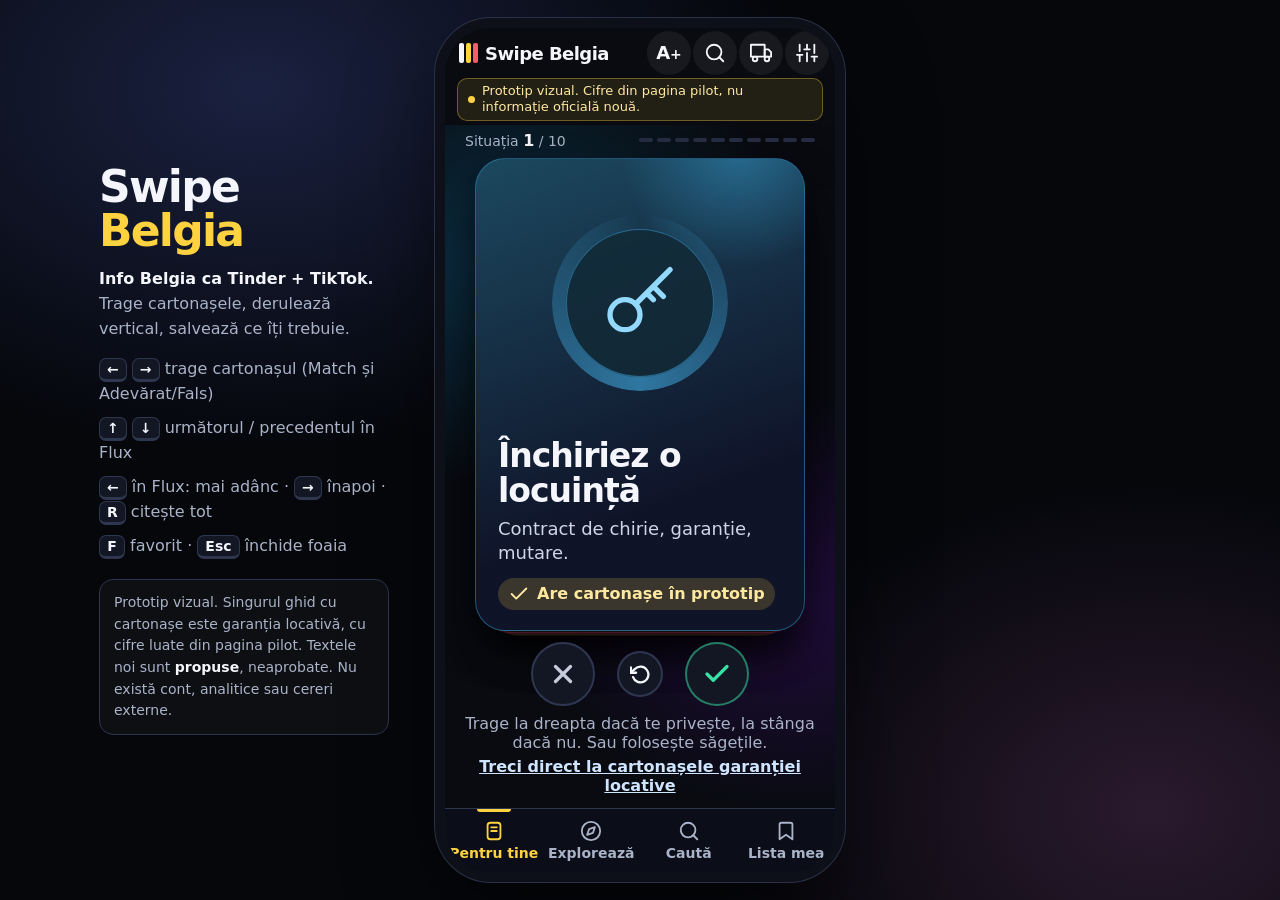
<file: versions/index.v3.html>
<!doctype html><html lang="ro"><head><meta charset="utf-8"><meta name="viewport" content="width=device-width,initial-scale=1,viewport-fit=cover"><meta name="color-scheme" content="dark"><meta name="theme-color" content="#090b11"><title>Swipe Belgia — prototip vizual</title><style>
:root{
 --bg:#090b11;--s1:#131724;--s2:#1b2132;--s3:#262d42;--tx:#f4f6fb;--mu:#aab3c8;--ln:#2e3650;
 --yel:#ffd23f;--red:#ff5a6b;--grn:#37e3a4;--blu:#62adff;--vio:#b49cff;--gry:#9099ae;
 --hue:210;--r:22px;--tabh:64px;
 font-family:system-ui,-apple-system,"Segoe UI",Roboto,"Helvetica Neue",Arial,sans-serif;
}
*{box-sizing:border-box;-webkit-tap-highlight-color:transparent}
html,body{margin:0;height:100%;background:#05070b;color:var(--tx);overflow:hidden}
button{font:inherit;color:inherit;background:none;border:0;padding:0;cursor:pointer}
button:disabled{cursor:default}
h1,h2,h3,p{margin:0}
:focus-visible{outline:3px solid #fff;outline-offset:2px;box-shadow:0 0 0 6px #000}
.vh{position:absolute!important;width:1px;height:1px;overflow:hidden;clip:rect(0 0 0 0);white-space:nowrap}
.ic{width:22px;height:22px;fill:none;stroke:currentColor;stroke-width:2;stroke-linecap:round;stroke-linejoin:round;flex:none}
.ic.fill{fill:currentColor}
/* ---------- scena desktop ---------- */
#stage{position:fixed;inset:0;display:flex;align-items:center;justify-content:center;
 background:radial-gradient(900px 600px at 20% 10%,#1a2140 0,transparent 60%),radial-gradient(800px 600px at 90% 90%,#2a1a2e 0,transparent 55%),#05070b}
#side{display:none;color:var(--mu);width:290px;position:absolute;left:calc(50% - 195px - 56px - 290px);top:50%;transform:translateY(-50%);font-size:0.9375rem;line-height:1.55}
#side b{color:var(--tx)}
#side h1{font-size:2.75rem;line-height:1;letter-spacing:-.04em;color:var(--tx);margin-bottom:14px}
#side h1 span{color:var(--yel)}
#side kbd{display:inline-block;min-width:26px;text-align:center;padding:2px 7px;border:1px solid var(--ln);border-bottom-width:3px;border-radius:7px;background:var(--s1);color:var(--tx);font:600 .875rem system-ui}
#side ul{padding:0;list-style:none;margin:16px 0 0;display:grid;gap:9px}
#side .note{margin-top:20px;padding:12px 14px;border:1px solid var(--ln);border-radius:14px;background:rgba(255,255,255,.03);font-size:0.875rem}
#phone{position:relative;width:390px;height:844px;display:flex;flex-direction:column;background:var(--bg);overflow:hidden;
 overflow:clip;border-radius:46px;box-shadow:0 0 0 10px #0d1018,0 0 0 11px #2a3047,0 40px 90px rgba(0,0,0,.6);transform:scale(var(--sc,1));transform-origin:center;isolation:isolate}
@media (min-width:1080px){#side{display:block}}
@media (max-width:520px){
 #stage{display:block}
 #phone{width:100vw;height:100vh;height:100dvh;border-radius:0;box-shadow:none;transform:none}
}
/* ---------- bară sus ---------- */
#top{height:56px;flex:none;display:flex;align-items:center;gap:6px;padding:0 10px 0 16px;position:relative;z-index:5}
#logo{display:flex;align-items:center;gap:9px;font-weight:900;font-size:1.1875rem;letter-spacing:-.03em;flex:1}
#logo i{display:grid;grid-template-columns:repeat(3,5px);gap:2px;height:20px}
#logo i b{border-radius:2px}#logo i b:nth-child(1){background:#f4f6fb}#logo i b:nth-child(2){background:var(--yel)}#logo i b:nth-child(3){background:var(--red)}
.tb{width:44px;height:44px;border-radius:50%;display:grid;place-items:center;color:var(--tx);background:rgba(255,255,255,.06);transition:background .2s}
.tb:hover{background:rgba(255,255,255,.14)}
#banner{flex:none;margin:0 12px 6px;padding:6px 10px;border-radius:10px;background:rgba(255,210,63,.1);border:1px solid rgba(255,210,63,.35);color:#ffe9a0;font-size:0.875rem;line-height:1.3;display:flex;gap:7px;align-items:center;position:relative;z-index:5}
#banner:before{content:"";width:7px;height:7px;border-radius:50%;background:var(--yel);flex:none}
/* ---------- vederi ---------- */
#main{position:relative;flex:1;min-height:0}
.view{position:absolute;inset:0;overflow:hidden}
.view[hidden]{display:none!important}
#aurora{position:absolute;inset:0;pointer-events:none;z-index:0;opacity:.9;
 background:radial-gradient(420px 320px at 15% 20%,hsl(var(--hue) 80% 45% /.30),transparent 70%),radial-gradient(380px 300px at 90% 70%,hsl(calc(var(--hue) + 70) 80% 50% /.22),transparent 70%);transition:background .6s}
#tabs{height:calc(var(--tabh) + env(safe-area-inset-bottom,0px));flex:none;display:grid;grid-template-columns:repeat(4,1fr);border-top:1px solid var(--ln);background:rgba(12,15,24,.96);padding-bottom:env(safe-area-inset-bottom,0px);position:relative;z-index:5}
.tab{display:flex;flex-direction:column;align-items:center;justify-content:center;gap:3px;font-size:0.875rem;font-weight:700;color:var(--mu);position:relative;min-height:44px}
.tab[aria-selected=true]{color:var(--yel)}
.tab[aria-selected=true]:before{content:"";position:absolute;top:0;width:34px;height:3px;border-radius:0 0 4px 4px;background:var(--yel)}
.tab .bd{position:absolute;top:6px;left:calc(50% + 6px);min-width:17px;height:17px;border-radius:9px;background:var(--red);color:#fff;font-size:0.875rem;display:grid;place-items:center;padding:0 4px}
.tab .bd:empty{display:none}
/* ---------- MATCH ---------- */
#v-match,#v-af{display:flex;flex-direction:column;align-items:center;padding:4px 0 10px}
.dk-head{position:relative;z-index:2;width:100%;padding:2px 20px 8px;display:flex;align-items:center;justify-content:space-between;font-size:0.875rem;color:var(--mu)}
.dk-head b{color:var(--tx);font-size:0.9375rem}
.dots{display:flex;gap:4px}.dots i{width:14px;height:4px;border-radius:3px;background:var(--s3);transition:background .3s}.dots i.on{background:var(--yel)}
.deck{position:relative;z-index:2;width:330px;flex:1;min-height:0;margin:0 auto}
.sc{position:absolute;inset:0 0 6px;touch-action:none;user-select:none;-webkit-user-select:none;will-change:transform;cursor:grab}
.sc.d1{pointer-events:none}.sc:active{cursor:grabbing}
.sc-in{position:absolute;inset:0;border-radius:30px;overflow:hidden;background:linear-gradient(160deg,hsl(var(--h) 55% 24%),hsl(calc(var(--h) + 30) 45% 11%) 70%);border:1px solid hsl(var(--h) 60% 45% /.55);box-shadow:0 18px 40px rgba(0,0,0,.45);display:flex;flex-direction:column;padding:22px 22px 20px;transform:perspective(800px) rotateX(var(--rx,0deg)) rotateY(var(--ry,0deg));transition:transform .15s}
.sc-in:before{content:"";position:absolute;inset:-30% -20% auto auto;width:260px;height:260px;border-radius:50%;background:radial-gradient(circle,hsl(var(--h) 90% 60% /.38),transparent 65%)}
.sc .glyph{position:relative;margin:34px auto 0;width:176px;height:176px;display:grid;place-items:center}
.sc .glyph:before{content:"";position:absolute;inset:0;border-radius:50%;background:conic-gradient(from 0deg,hsl(var(--h) 90% 62% /.0),hsl(var(--h) 90% 62% /.55),hsl(var(--h) 90% 62% /.0));animation:spin 9s linear infinite;mask:radial-gradient(circle,transparent 58%,#000 60%)}
.sc .glyph:after{content:"";position:absolute;inset:14px;border-radius:50%;background:hsl(var(--h) 50% 14% /.8);border:1px solid hsl(var(--h) 70% 55% /.5)}
.sc .glyph .ic{position:relative;z-index:1;width:80px;height:80px;stroke-width:1.6;color:hsl(var(--h) 95% 78%)}
@keyframes spin{to{transform:rotate(360deg)}}
.sc h2{position:relative;margin-top:auto;font-size:2.0625rem;line-height:1.08;letter-spacing:-.03em;font-weight:900}
.sc .sub{position:relative;margin-top:8px;font-size:0.9062rem;line-height:1.35;color:#cfd6e8}
.sc .gd{position:relative;margin-top:12px;display:inline-flex;align-items:center;gap:7px;font-size:0.875rem;font-weight:700;padding:5px 10px;border-radius:99px;background:rgba(0,0,0,.35);color:#e7ecf8;align-self:flex-start}
.sc .gd.real{background:rgba(255,210,63,.18);color:#ffe9a0}
.stamp{position:absolute;top:30px;z-index:3;padding:6px 12px;border:4px solid;border-radius:12px;font-weight:900;font-size:1.5625rem;letter-spacing:.04em;opacity:0;pointer-events:none;text-transform:uppercase;background:rgba(0,0,0,.25)}
.stamp.yes{left:18px;color:var(--grn);transform:rotate(-14deg)}
.stamp.no{right:18px;color:#c6ccdc;transform:rotate(14deg)}
.stamp.fal{right:18px;color:var(--red);transform:rotate(14deg)}
.acts{position:relative;z-index:2;flex:none;display:flex;align-items:center;justify-content:center;gap:22px;padding-top:6px}
.rb{width:64px;height:64px;border-radius:50%;display:grid;place-items:center;background:var(--s1);border:2px solid var(--ln);transition:transform .15s,background .2s}
.rb:hover{transform:scale(1.07)}.rb:active{transform:scale(.94)}
.rb .ic{width:30px;height:30px;stroke-width:2.6}
.rb.y{color:var(--grn);border-color:rgba(55,227,164,.5)}.rb.n{color:#c6ccdc}.rb.f{color:var(--red);border-color:rgba(255,90,107,.5)}
.rb.sm{width:46px;height:46px}.rb.sm .ic{width:21px;height:21px}
.hint{position:relative;z-index:2;font-size:0.875rem;color:var(--mu);text-align:center;padding:8px 0 0}
/* Match! */
#res{position:absolute;inset:0;z-index:4;overflow-y:auto;padding:6px 18px 18px;background:radial-gradient(420px 320px at 15% 10%,hsl(var(--hue) 80% 45% /.28),transparent 70%),radial-gradient(380px 300px at 90% 60%,hsl(calc(var(--hue) + 70) 80% 50% /.2),transparent 70%),var(--bg)}
#res h2{font-size:2.625rem;font-weight:900;letter-spacing:-.04em;line-height:1;text-align:center;background:linear-gradient(90deg,var(--yel),var(--grn));-webkit-background-clip:text;background-clip:text;color:transparent;padding:4px 0}
#res .lead{text-align:center;color:var(--mu);font-size:0.875rem;margin:4px 0 0}
#const{display:block;width:100%;height:auto;margin:2px 0}
#const .st{animation:tw 4.5s ease-in-out infinite}
@keyframes tw{50%{opacity:.25}}
#const .nd{animation:pop .5s cubic-bezier(.3,1.6,.5,1) both;animation-delay:var(--d);transform-box:fill-box;transform-origin:center}
#const .ln{stroke-dasharray:1;stroke-dashoffset:0;animation:draw .9s ease both;animation-delay:var(--d)}
@keyframes pop{from{transform:scale(0);opacity:0}}
@keyframes draw{from{stroke-dashoffset:1}}
.gl{display:grid;gap:8px;margin-top:8px}
.gi{display:flex;align-items:center;gap:12px;padding:12px 14px;border-radius:16px;background:var(--s1);border:1px solid var(--ln);text-align:left;width:100%}
.gi.real{border-color:rgba(255,210,63,.6);background:linear-gradient(135deg,rgba(255,210,63,.13),var(--s1))}
.gi .t{font-weight:700;font-size:0.875rem;line-height:1.3;flex:1}
.gi .n{display:block;font-weight:500;font-size:0.875rem;color:var(--mu);margin-top:3px}
.btn{display:inline-flex;align-items:center;justify-content:center;gap:8px;min-height:46px;padding:0 20px;border-radius:14px;background:var(--s2);border:1px solid var(--ln);font-weight:800;font-size:0.9062rem}
.btn.pri{background:var(--yel);color:#1b1500;border-color:var(--yel)}
.btn.dng{color:#ffb4bd;border-color:rgba(255,90,107,.5)}
.row{display:flex;gap:10px;flex-wrap:wrap;justify-content:center;margin-top:14px}
/* ---------- FLUX ---------- */
#flux{position:absolute;inset:0;overflow-y:scroll;scroll-snap-type:y mandatory;scrollbar-width:none;overscroll-behavior:contain}
#flux::-webkit-scrollbar{display:none}
.fc{position:relative;height:100%;scroll-snap-align:start;scroll-snap-stop:always;padding:44px 70px 14px 16px;display:flex;flex-direction:column;overflow:hidden;
 background:radial-gradient(360px 300px at 80% 8%,hsl(var(--h) 70% 40% /.30),transparent 70%),linear-gradient(180deg,hsl(var(--h) 35% 11%),var(--bg) 75%)}
.fc-head{margin:0 -56px 8px 0;display:flex;align-items:center;gap:8px}
.chip{display:inline-flex;align-items:center;gap:6px;padding:5px 11px 5px 8px;border-radius:99px;background:hsl(var(--h) 60% 50% /.2);border:1px solid hsl(var(--h) 70% 60% /.5);color:hsl(var(--h) 100% 85%);font-weight:800;font-size:0.875rem;letter-spacing:.06em;text-transform:uppercase}
.chip .ic{width:15px;height:15px}
.fc-n{margin-left:auto;font-size:0.875rem;color:var(--mu);font-weight:700}
.nav{width:36px;height:36px;border-radius:50%;background:rgba(255,255,255,.08);display:grid;place-items:center}
.nav:disabled{opacity:.3}
.nav .ic{width:18px;height:18px}
.fc h2{font-size:1.5625rem;line-height:1.1;letter-spacing:-.03em;font-weight:900;margin:2px 0 10px}
.fc-body{flex:1;min-height:0;position:relative}
.fc-foot{font-size:0.875rem;color:var(--mu);padding-top:6px;line-height:1.35}
.ex{display:inline-block;padding:2px 8px;border-radius:6px;background:var(--yel);color:#1b1500;font-weight:900;font-size:0.875rem;letter-spacing:.05em;text-transform:uppercase}
#prog{position:absolute;top:8px;left:12px;right:12px;display:flex;gap:4px;z-index:6;pointer-events:none}
#prog i{flex:1;height:4px;border-radius:3px;background:rgba(255,255,255,.18);overflow:hidden}
#prog i.on{background:var(--yel)}#prog i.cur{background:#fff}
#side-bar{position:absolute;right:8px;bottom:12px;z-index:6;display:flex;flex-direction:column;align-items:center;gap:7px}
.sb{display:flex;flex-direction:column;align-items:center;gap:2px;font-size:0.875rem;font-weight:800;color:#fff;text-shadow:0 1px 3px #000;min-width:50px}
.sb span.c{width:42px;height:42px;border-radius:50%;display:grid;place-items:center;background:rgba(20,24,38,.78);border:1px solid rgba(255,255,255,.14);backdrop-filter:blur(6px);transition:transform .2s,background .2s}
.sb:active span.c{transform:scale(.9)}
.sb[aria-pressed=true] span.c{background:rgba(255,255,255,.95);color:#111}
.sb.hrt[aria-pressed=true] span.c{background:var(--red);color:#fff;border-color:var(--red)}
.sb.up[aria-pressed=true] span.c{background:var(--grn);color:#04210f;border-color:var(--grn)}
.sb.dn[aria-pressed=true] span.c{background:var(--yel);color:#1b1500;border-color:var(--yel)}
.sb[aria-pressed=true] .ic.fa{fill:currentColor}
.burst{position:absolute;pointer-events:none;z-index:9;width:0;height:0}
.burst .big{position:absolute;left:-52px;top:-52px;width:104px;height:104px;color:var(--red);fill:var(--red);stroke:none;animation:bigh .8s ease both}
.burst .sm{position:absolute;left:-9px;top:-9px;width:18px;height:18px;color:var(--red);fill:var(--red);stroke:none;animation:fly .8s ease-out both}
@keyframes bigh{0%{transform:scale(0)}25%{transform:scale(1.25)}55%{transform:scale(1)}100%{transform:scale(1.1) translateY(-26px);opacity:0}}
@keyframes fly{to{transform:translate(var(--dx),var(--dy)) rotate(var(--rt)) scale(.5);opacity:0}}
/* ---------- tipare ---------- */
.pt{position:absolute;inset:0;display:flex;flex-direction:column;zoom:var(--pk,1)}
.pt-sub{font-size:0.875rem;color:#cdd5e8;line-height:1.35}
/* sumă */
.am-big{font-size:5.375rem;line-height:1;font-weight:900;letter-spacing:-.05em;font-variant-numeric:tabular-nums;color:var(--yel);margin-top:2px;white-space:nowrap}
.am-big small{font-size:2.375rem;margin-left:2px;letter-spacing:0}
.am-lab{font-size:0.875rem;color:#e9edf8;font-weight:700;margin-top:2px}
.am-stage{display:grid;grid-template-columns:1fr 1fr;gap:12px;margin-top:8px}
.am-col{display:flex;flex-direction:column;align-items:center}
.am-col .bx2{height:130px;display:flex;align-items:flex-end;width:100%;border-bottom:2px solid var(--ln);justify-content:center}
.am-col .lb{margin-top:7px;font-size:0.875rem;text-align:center;line-height:1.25;color:var(--mu)}
.am-col .lb b{display:block;color:var(--tx);font-size:0.9375rem}
.stack{display:flex;flex-direction:column-reverse;align-items:center;gap:0;width:100%}
.coin{width:98px;height:34px;border-radius:50%;margin-top:-14px;position:relative;background:radial-gradient(ellipse at 40% 30%,#fff3b0,#ffc531 55%,#c98a00);border:2px solid #8a5d00;box-shadow:0 5px 0 #8a5d00;display:grid;place-items:center;font-weight:900;font-size:0.9375rem;color:#7a5200;line-height:1}
.coin:first-child{margin-top:0}
.stack.b .coin{background:radial-gradient(ellipse at 40% 30%,#dff4ff,#62adff 55%,#2a68b3);border-color:#1b4a85;box-shadow:0 5px 0 #1b4a85;color:#103a6e}
.go .coin{animation:coin .6s cubic-bezier(.4,1.5,.6,1) both;animation-delay:calc(var(--k)*.16s + .2s)}
@keyframes coin{from{transform:translateY(-190px);opacity:0}60%{opacity:1}}
.am-rng{margin-top:12px;display:flex;flex-direction:column;gap:6px}
.am-rng label{font-size:0.875rem;color:var(--mu);display:flex;justify-content:space-between;font-weight:700}
.am-rng label b{color:var(--tx)}
input[type=range]{width:100%;accent-color:var(--yel);height:34px;margin:0;background:transparent}
/* regiuni */
.rg-svg{width:100%;height:auto;max-height:178px;display:block}
.hx{fill:var(--c);opacity:.28;stroke:#0a0d15;stroke-width:2;transition:opacity .3s,transform .3s,filter .3s;cursor:pointer;transform-box:fill-box;transform-origin:center}
.hx.on{opacity:1;filter:drop-shadow(0 0 7px var(--c));transform:translateY(-3px) scale(1.04)}
.go .hx{animation:hxin .55s cubic-bezier(.3,1.4,.5,1) both;animation-delay:calc(var(--i)*55ms)}
@keyframes hxin{from{transform:scale(0);opacity:0}}
.rg-bars{display:grid;gap:5px;margin-top:6px}
.rgb{display:grid;grid-template-columns:96px 1fr 52px;gap:8px;align-items:center;min-height:36px;padding:0 6px;border-radius:10px;font-size:0.875rem;font-weight:700;text-align:left;border:1px solid transparent;transition:background .2s}
.rgb.on{background:rgba(255,255,255,.08);border-color:rgba(255,255,255,.22)}
.rgb .tr{height:13px;border-radius:7px;background:rgba(255,255,255,.08);overflow:hidden}
.rgb .fl{display:block;height:100%;border-radius:7px;background:var(--c);width:var(--w);transform-origin:left}
.go .rgb .fl{animation:grow .8s cubic-bezier(.2,.9,.3,1) both;animation-delay:calc(var(--i)*.12s + .35s)}
@keyframes grow{from{transform:scaleX(0)}}
.rgb em{font-style:normal;text-align:right;font-variant-numeric:tabular-nums}
.rg-det{margin-top:6px;padding:10px 12px;border-radius:14px;background:rgba(255,255,255,.06);font-size:0.875rem;line-height:1.4;min-height:78px}
.rg-det b{font-size:0.9062rem;white-space:nowrap}
/* calendar */
.cal-w{display:flex;justify-content:center;perspective:700px;margin-top:12px}
.cal{width:200px;border-radius:18px;background:#f6f7fb;color:#12151f;overflow:hidden;box-shadow:0 14px 30px rgba(0,0,0,.5),0 0 0 1px rgba(255,255,255,.12);transform-origin:center 30%;transition:transform .22s ease-in}
.cal.fo{transform:rotateX(-88deg)}
.cal.fi{transition:none;transform:rotateX(88deg)}
.cal .bar{height:36px;background:var(--red);color:#fff;display:flex;align-items:center;justify-content:center;font-weight:900;letter-spacing:.14em;text-transform:uppercase;font-size:0.875rem;position:relative}
.cal .bar:before,.cal .bar:after{content:"";position:absolute;top:-7px;width:10px;height:22px;border-radius:6px;background:#2a2f40}
.cal .bar:before{left:38px}.cal .bar:after{right:38px}
.cal .dy{font-size:5.75rem;line-height:1;font-weight:900;text-align:center;letter-spacing:-.05em;padding:6px 0 0;font-variant-numeric:tabular-nums}
.cal .yr{text-align:center;font-weight:800;font-size:1.0625rem;color:#46506b;padding-bottom:4px}
.cal .rn{text-align:center;font-size:0.875rem;font-weight:800;background:#e7eaf3;padding:7px 8px;min-height:34px}
.cal-chips{display:flex;gap:5px;flex-wrap:wrap;justify-content:center;margin-top:10px}
.cc{padding:6px 9px;border-radius:99px;border:1px solid var(--ln);background:var(--s1);font-size:0.875rem;font-weight:800;min-height:36px}
.cc[aria-pressed=true]{background:var(--yel);color:#1b1500;border-color:var(--yel)}
.cal-cd{margin-top:10px;padding:10px 12px;border-radius:14px;background:rgba(255,90,107,.13);border:1px solid rgba(255,90,107,.45);text-align:center;min-height:64px}
.cal-cd b{font-size:1.875rem;letter-spacing:-.03em;font-weight:900;display:block;line-height:1.1}
.cal-cd span{font-size:0.875rem;color:#ffd0d5;line-height:1.3;display:block}
/* ramificare */
.br-seg{display:flex;gap:6px;margin-bottom:8px}
.br-q{font-size:0.9375rem;font-weight:800;line-height:1.25;margin-bottom:10px;min-height:56px}
.doors{display:grid;grid-template-columns:1fr 1fr;gap:8px;perspective:900px;height:190px;position:relative}
.dr{position:relative;border-radius:16px 16px 6px 6px;background:radial-gradient(circle at 50% 120%,var(--glow),#0c0f18 70%);overflow:visible}
.dr .pn{position:absolute;inset:0;border-radius:16px 16px 6px 6px;background:linear-gradient(160deg,#2c3552,#171c2e);border:2px solid #3b4666;display:flex;flex-direction:column;align-items:center;justify-content:center;gap:2px;font-weight:900;font-size:2.125rem;letter-spacing:-.02em;transition:transform .7s cubic-bezier(.3,.9,.3,1),opacity .5s;backface-visibility:hidden}
.dr.dy{--glow:rgba(55,227,164,.7)}.dr.dn{--glow:rgba(255,200,60,.7)}
.dr.dy .pn{transform-origin:left center}.dr.dn .pn{transform-origin:right center}
.dr .pn small{font-size:0.875rem;font-weight:700;color:var(--mu);letter-spacing:0}
.dr .pn:after{content:"";position:absolute;top:50%;width:10px;height:10px;border-radius:50%;background:var(--yel)}
.dr.dy .pn:after{right:12px}.dr.dn .pn:after{left:12px}
.dr .in{position:absolute;inset:0;display:grid;place-items:center;color:#fff;opacity:0;transition:opacity .4s .25s}
.dr.open .in{opacity:1}
.dr .in .ic{width:56px;height:56px;stroke-width:2.2}
.dr.dy .in{color:var(--grn)}.dr.dn .in{color:var(--yel)}
.dr.open.dy .pn{transform:rotateY(-108deg)}.dr.open.dn .pn{transform:rotateY(108deg)}
.dr.dim .pn{filter:brightness(.55)}
.br-out{margin-top:10px;padding:12px 13px;border-radius:14px;background:rgba(255,255,255,.06);font-size:0.875rem;line-height:1.4;min-height:130px}
.br-out b{font-size:0.9375rem;display:block;margin-bottom:3px}
.br-out.ok{background:rgba(55,227,164,.12);border:1px solid rgba(55,227,164,.4)}
.br-out.warn{background:rgba(255,210,63,.12);border:1px solid rgba(255,210,63,.45)}
.rmo .dr .pn{display:none}
/* pași */
.st-w{position:relative;height:244px;flex:none}
.st-w svg{position:absolute;inset:0;width:100%;height:100%;overflow:visible}
.st-p{fill:none;stroke:var(--vio);stroke-width:5;stroke-linecap:round}
.st-p.dsh{stroke-dasharray:2 11;stroke:#6f6a9a}
.go .st-p{stroke-dasharray:1;stroke-dashoffset:0;animation:draw 1s ease both;animation-delay:var(--d)}
.go .st-p.dsh{animation:fade .6s ease both;stroke-dasharray:2 11}
@keyframes fade{from{opacity:0}}
.nd2{position:absolute;display:flex;align-items:center;gap:9px;width:78%;text-align:left;transform:translateY(-50%);padding:0;min-height:44px}
.nd2.r{flex-direction:row-reverse;text-align:right}
.nd2 .no{flex:none;width:46px;height:46px;border-radius:50%;display:grid;place-items:center;font-weight:900;font-size:1.1875rem;background:var(--vio);color:#190f3a;border:3px solid #fff2;box-shadow:0 0 0 0 rgba(180,156,255,.6)}
.nd2.x .no{background:var(--s2);color:var(--vio);border:2px dashed var(--vio)}
.go .nd2 .no{animation:lit .6s ease both;animation-delay:var(--d)}
@keyframes lit{from{background:var(--s3);color:var(--s3);box-shadow:none;transform:scale(.7)}60%{box-shadow:0 0 0 14px rgba(180,156,255,0)}}
.nd2 .tt{font-weight:800;font-size:0.875rem;line-height:1.25}
.nd2[aria-pressed=true] .no{outline:3px solid #fff;outline-offset:2px}
.st-det{margin-top:6px;padding:10px 12px;border-radius:14px;background:rgba(255,255,255,.06);font-size:0.875rem;line-height:1.4;flex:1;min-height:0;overflow:auto}
/* capcană */
.tp-w{display:flex;flex-direction:column;gap:0}
.hz{height:38px;background:repeating-linear-gradient(-45deg,#ffd23f 0 16px,#14110a 16px 32px);border-radius:4px;background-size:45px 45px;animation:hzs 2.2s linear infinite}
@keyframes hzs{to{background-position:45px 0}}
.go .hz.t{animation:hzin .6s ease-out both,hzs 2.2s linear .6s infinite}
.go .hz.bt{animation:hzin2 .6s ease-out both,hzs 2.2s linear .6s infinite reverse}
@keyframes hzin{from{transform:translateX(-120%)}}
@keyframes hzin2{from{transform:translateX(120%)}}
.tp-c{margin:-2px 6px;padding:22px 18px 20px;border-radius:6px 6px 18px 18px;background:#1b1710;border:2px solid #ffd23f;border-top:0;border-bottom:0}
.go .tp-c.shk{animation:shk .9s ease .55s both}
@keyframes shk{20%{transform:translateX(-7px) rotate(-.6deg)}50%{transform:translateX(6px) rotate(.5deg)}80%{transform:translateX(-3px)}}
.tp-c .ic{width:46px;height:46px;color:var(--yel)}
.tp-c h3{font-size:1.4375rem;line-height:1.15;margin:6px 0 8px;font-weight:900;color:var(--yel)}
.tp-c p{font-size:0.9688rem;line-height:1.5;color:#f1ead0}
.tp-t{display:flex;gap:8px;margin-bottom:12px}
/* acte */
.dc-fan{position:relative;height:250px;margin-top:2px}
.dcard{position:absolute;left:50%;bottom:6px;width:124px;height:172px;margin-left:-62px;border-radius:14px;background:#f7f4ea;color:#17181f;padding:11px 10px;transform-origin:50% 130%;transform:rotate(calc(var(--a)*1deg)) translateY(var(--y,0px));box-shadow:0 8px 20px rgba(0,0,0,.45);text-align:left;display:flex;flex-direction:column;gap:4px;border:0;transition:transform .3s}
.dcard:before{content:"";position:absolute;left:0;top:0;bottom:0;width:6px;border-radius:14px 0 0 14px;background:hsl(var(--k) 75% 55%)}
.dcard .w{font-size:0.875rem;font-weight:900;letter-spacing:.08em;text-transform:uppercase;color:hsl(var(--k) 60% 32%);padding-left:5px}
.dcard .t{font-size:0.875rem;font-weight:800;line-height:1.25;padding-left:5px}
.dcard.sel{--y:-22px;z-index:20}
.go .dcard{animation:fan .8s cubic-bezier(.3,1.2,.4,1) both;animation-delay:calc(var(--i)*.07s + .15s)}
@keyframes fan{from{transform:rotate(0) translateY(0)}}
.dc-det{padding:10px 12px;border-radius:14px;background:rgba(255,255,255,.07);font-size:0.875rem;line-height:1.4;min-height:84px}
.dc-det b{display:block;font-size:0.875rem;margin-bottom:2px}
/* ce faci acum */
.ring-w{display:flex;align-items:center;gap:12px;margin-bottom:6px}
.ring{width:72px;height:72px;flex:none;position:relative}
.ring svg{width:72px;height:72px;transform:rotate(-90deg)}
.ring circle{fill:none;stroke-width:8;stroke-linecap:round}
.ring .bg{stroke:var(--s3)}.ring .fg{stroke:var(--grn);transition:stroke-dashoffset .6s cubic-bezier(.3,.9,.3,1)}
.ring b{position:absolute;inset:0;display:grid;place-items:center;font-size:1rem;font-weight:900}
.ck{display:grid;gap:6px}
.ck button{display:flex;align-items:center;gap:10px;padding:8px 10px;border-radius:12px;background:rgba(255,255,255,.06);border:1px solid var(--ln);text-align:left;font-size:0.875rem;line-height:1.3;font-weight:700;min-height:44px}
.ck button .bx{width:24px;height:24px;border-radius:7px;border:2px solid var(--mu);flex:none;display:grid;place-items:center;color:transparent}
.ck button[aria-pressed=true]{background:rgba(55,227,164,.12);border-color:rgba(55,227,164,.5)}
.ck button[aria-pressed=true] .bx{background:var(--grn);border-color:var(--grn);color:#04210f}
.ck .bx .ic{width:15px;height:15px;stroke-width:3.5}
.lk{display:grid;grid-template-columns:1fr 1fr;gap:5px;margin-top:8px}
.lk h4{grid-column:1/-1;margin:4px 0 0;font-size:0.875rem;letter-spacing:.07em;text-transform:uppercase;color:var(--mu)}
.lk a{display:flex;align-items:center;gap:6px;padding:6px 8px;border-radius:10px;background:rgba(98,173,255,.13);border:1px solid rgba(98,173,255,.4);color:#cfe5ff;font-size:0.875rem;font-weight:700;text-decoration:none;min-height:40px;line-height:1.2}
.lk a .ic{width:14px;height:14px}
/* ---------- foi ---------- */
#scrim{position:absolute;inset:0;background:rgba(0,0,0,.6);z-index:20;opacity:0;pointer-events:none;transition:opacity .25s}
#scrim.on{opacity:1;pointer-events:auto}
.sheet{position:absolute;left:0;right:0;bottom:0;max-height:88%;z-index:21;background:var(--s1);border-radius:26px 26px 0 0;border-top:1px solid var(--ln);transform:translateY(105%);transition:transform .35s cubic-bezier(.2,.9,.3,1),visibility 0s .35s;display:flex;flex-direction:column;visibility:hidden}
.sheet.on{transform:none;visibility:visible;transition-delay:0s}
.sh-h{display:flex;align-items:center;gap:8px;padding:14px 16px 8px}
.sh-h:before{content:"";position:absolute;top:7px;left:50%;margin-left:-20px;width:40px;height:4px;border-radius:3px;background:var(--s3)}
.sh-h h3{flex:1;font-size:1.125rem;font-weight:900;letter-spacing:-.02em}
.sh-b{padding:4px 16px 18px;overflow-y:auto;font-size:0.875rem;line-height:1.45}
.q{margin:0 0 10px;padding:12px 14px;border-left:4px solid var(--yel);background:rgba(255,210,63,.08);border-radius:0 12px 12px 0;font-size:0.875rem;line-height:1.45}
.q cite{display:block;font-style:normal;font-size:0.875rem;color:var(--mu);margin-top:6px}
.q cite a{color:#cfe5ff}
.vf{display:inline-flex;gap:6px;align-items:center;padding:4px 10px;border-radius:99px;background:rgba(55,227,164,.14);border:1px solid rgba(55,227,164,.4);color:#b5f5dc;font-size:0.875rem;font-weight:800;margin-bottom:10px}
.srch{display:flex;align-items:center;gap:8px;padding:0 14px;height:50px;border-radius:16px;background:var(--bg);border:2px solid var(--ln)}
.srch:focus-within{border-color:var(--yel)}
.srch input{flex:1;min-width:0;background:none;border:0;color:var(--tx);font:inherit;font-size:1rem;outline:0;height:100%}
.chips{display:flex;gap:7px;flex-wrap:wrap;margin:10px 0}
.sg{padding:7px 12px;border-radius:99px;background:var(--s2);border:1px solid var(--ln);font-size:0.875rem;font-weight:700;min-height:36px}
.rs h4{margin:12px 0 6px;font-size:0.875rem;letter-spacing:.07em;text-transform:uppercase;color:var(--mu)}
.rs button.ri{display:flex;width:100%;gap:10px;align-items:center;text-align:left;padding:11px 12px;border-radius:14px;background:var(--bg);border:1px solid var(--ln);margin-bottom:6px;font-weight:700;font-size:0.875rem;line-height:1.3;min-height:48px}
.rs button.ri small{display:block;color:var(--mu);font-weight:500;font-size:0.875rem;margin-top:2px}
.rs mark{background:rgba(255,210,63,.35);color:#fff;border-radius:3px}
.mi{display:flex;align-items:center;justify-content:space-between;gap:12px;padding:12px 0;border-bottom:1px solid var(--ln)}
.mi small{display:block;color:var(--mu);font-size:0.875rem;margin-top:2px;line-height:1.35}
.sw{width:50px;height:30px;border-radius:15px;background:var(--s3);position:relative;flex:none;transition:background .2s}
.sw:after{content:"";position:absolute;top:3px;left:3px;width:24px;height:24px;border-radius:50%;background:#fff;transition:transform .2s}
.sw[aria-checked=true]{background:var(--grn)}.sw[aria-checked=true]:after{transform:translateX(20px)}
#shareprev{width:100%;border-radius:14px;display:block;margin-bottom:12px;max-height:300px;object-fit:contain;background:#000}
/* toast */
#toast{position:absolute;left:50%;bottom:calc(var(--tabh) + 16px);transform:translate(-50%,20px);background:#fff;color:#10131c;padding:10px 16px;border-radius:14px;font-weight:700;font-size:0.875rem;z-index:40;opacity:0;pointer-events:none;transition:opacity .25s,transform .25s;max-width:340px;text-align:center;box-shadow:0 8px 24px rgba(0,0,0,.5)}
#toast.on{opacity:1;transform:translate(-50%,0)}
/* cabină */
#cab{position:absolute;inset:0;z-index:30;background:#05070b;display:flex;flex-direction:column;padding:16px;visibility:hidden;opacity:0;transition:opacity .25s}
#cab.on{visibility:visible;opacity:1}
#cab .ch{display:flex;align-items:center;justify-content:space-between;gap:8px;color:var(--mu);font-weight:800;font-size:0.875rem}
#cab .cb{flex:1;display:flex;flex-direction:column;justify-content:center;gap:12px;text-align:left;cursor:pointer;width:100%;padding:8px 2px}
#cab .big{font-size:5.25rem;font-weight:900;letter-spacing:-.05em;line-height:1;color:var(--yel);word-break:break-word}
#cab .ti{font-size:2.125rem;font-weight:900;line-height:1.1;letter-spacing:-.02em}
#cab .su{font-size:1.4375rem;line-height:1.3;color:#d9deec;font-weight:600}
#cab .msg{font-size:0.9375rem;line-height:1.4;padding:11px 13px;border-radius:12px;background:rgba(255,210,63,.1);border:1px solid rgba(255,210,63,.4);color:#ffe9a0}
#cab .cbt{display:grid;grid-template-columns:1fr 1fr;gap:10px}
#cab .cbt .btn{min-height:68px;font-size:1.25rem;border-radius:18px}
#cab .cbt .full{grid-column:1/-1}
#cab.speaking .big{animation:glow 1.6s ease-in-out infinite}
@keyframes glow{50%{text-shadow:0 0 28px rgba(255,210,63,.6)}}
/* lista */
#v-lista{overflow-y:auto;padding:6px 16px 20px}
#v-lista h2{font-size:1.625rem;font-weight:900;letter-spacing:-.03em}
.coll{display:flex;align-items:center;gap:14px;margin:10px 0 4px;padding:12px 14px;border-radius:16px;background:var(--s1);border:1px solid var(--ln)}
.coll .sg2{display:flex;gap:4px;margin-top:6px}.coll .sg2 i{width:20px;height:6px;border-radius:3px;background:var(--s3)}.coll .sg2 i.on{background:var(--grn)}
.ls h3{font-size:0.875rem;letter-spacing:.07em;text-transform:uppercase;color:var(--mu);margin:16px 0 8px;display:flex;align-items:center;gap:6px}
.li{display:flex;align-items:center;gap:6px;margin-bottom:7px}
.li .ri{flex:1;display:flex;align-items:center;gap:10px;padding:11px 12px;border-radius:14px;background:var(--s1);border:1px solid var(--ln);text-align:left;font-weight:700;font-size:0.875rem;line-height:1.3;min-height:52px}
.li .ri .ic{color:var(--yel)}
.li .x{width:44px;height:44px;border-radius:50%;display:grid;place-items:center;color:var(--mu)}
.em{padding:14px;border:1px dashed var(--ln);border-radius:14px;color:var(--mu);font-size:0.875rem;line-height:1.4}
.sit{display:flex;gap:6px;flex-wrap:wrap}
.sit span{padding:5px 10px;border-radius:99px;background:var(--s2);font-size:0.875rem;font-weight:700;border:1px solid var(--ln)}
/* adevărat/fals feedback */
#flux{user-select:none;-webkit-user-select:none}
#af-fb{position:absolute;left:0;right:0;bottom:0;z-index:8;padding:16px 18px 18px;border-radius:26px 26px 0 0;background:var(--s1);border-top:3px solid var(--grn);transform:translateY(110%);transition:transform .35s cubic-bezier(.2,.9,.3,1),visibility 0s .35s;visibility:hidden}
#af-fb.on{transform:none;visibility:visible;transition-delay:0s}
#af-fb.bad{border-top-color:var(--red)}
#af-fb h3{font-size:1.375rem;font-weight:900;display:flex;align-items:center;gap:8px}
#af-fb p{font-size:0.875rem;line-height:1.45;margin:6px 0 10px;color:#dfe5f4}
/* prefers-reduced-motion */
@media (prefers-reduced-motion:reduce){*,*:before,*:after{animation:none!important;transition:none!important;scroll-behavior:auto!important}}
html.rm *,html.rm *:before,html.rm *:after{animation:none!important;transition:none!important;scroll-behavior:auto!important}
@media (max-height:700px) and (max-width:520px){.sc .glyph{width:110px;height:110px;margin-top:10px}.sc .glyph .ic{width:52px;height:52px}.am-big{font-size:3.875rem}}

.coin .cv{opacity:0;font-style:normal}.stack .coin:last-child .cv{opacity:1}
.am-col .stack.b .coin{width:98px}
.cal-cd.wait{visibility:hidden}
.dc-ctl{display:flex;gap:8px;margin-top:8px}.dc-ctl .cc{flex:1;justify-content:center}
.srch input:focus-visible{outline:0;box-shadow:none}
.rmb{padding:8px 0}.rmb+.rmb{border-top:1px solid rgba(255,255,255,.15)}

@media (max-height:800px){
 :root{--tabh:56px}
 #top{height:48px}.tb{width:40px;height:40px}
 #banner{padding:4px 9px;margin-bottom:4px;font-size:0.875rem;line-height:1.25}
 .fc{padding-top:34px}.fc-head{margin-bottom:4px}.fc h2{font-size:1.375rem;margin:0 0 6px}
 .sc .glyph{width:132px;height:132px;margin-top:16px}.sc .glyph .ic{width:60px;height:60px}.sc h2{font-size:1.75rem}
 .dk-head{padding-bottom:4px}.rb{width:56px;height:56px}.hint{padding-top:4px;font-size:0.875rem}
 .sb span.c{width:38px;height:38px}#side-bar{gap:4px}
}
@media (max-height:690px){
 .fc-foot{display:none}
 .sc .glyph{width:96px;height:96px;margin-top:6px}.sc .glyph .ic{width:44px;height:44px}.sc h2{font-size:1.5625rem}.sc .sub{font-size:0.875rem}
 .hint{display:none}
}
#flux{touch-action:pan-y}
/* ===== v2: straturi (segmente, sub-cartonașe, citește tot), taburi noi ===== */
.fc{padding-top:60px}
#segs{position:absolute;top:3px;left:8px;right:8px;z-index:7;display:flex;gap:4px}
.sg3{flex:1;min-width:0;min-height:34px;padding:3px 0 0;display:flex;flex-direction:column;gap:3px;align-items:stretch;font-size:0.875rem;font-weight:800;color:var(--mu);letter-spacing:0}
.sg3 .bar{display:block;height:5px;border-radius:3px;background:rgba(255,255,255,.2);overflow:hidden;transition:box-shadow .2s}
.sg3 .bar i{display:block;height:100%;width:0;background:var(--yel);border-radius:3px;transition:width .5s cubic-bezier(.3,.9,.3,1)}
.sg3.full .bar i{background:var(--grn)}
.sg3 .lb{display:block;text-align:center;white-space:nowrap;overflow:hidden}
.sg3.cur{color:#fff}.sg3.cur .bar{box-shadow:0 0 0 1.5px #fff}
.sg3:hover .lb{color:#fff}
#cnt{position:absolute;top:38px;left:16px;right:72px;z-index:6;display:flex;align-items:center;justify-content:space-between;gap:8px;font-size:0.875rem;font-weight:800;color:#dfe5f4;pointer-events:none;height:20px}
#cnt .mini{pointer-events:auto;min-height:26px;padding:0 10px;border-radius:99px;border:1px solid rgba(255,255,255,.3);background:rgba(255,255,255,.1);font-size:0.875rem;font-weight:800}
#cnt .mini[hidden]{display:none}
.fc-act{display:flex;gap:8px;margin-top:8px;flex:none;flex-wrap:wrap}
.pill{display:inline-flex;align-items:center;gap:6px;min-height:42px;padding:0 14px;border-radius:99px;background:rgba(255,255,255,.1);border:1px solid rgba(255,255,255,.22);font-size:0.875rem;font-weight:800;color:#fff}
.pill .ic{width:17px;height:17px}
.pill.deep{background:hsl(var(--h) 70% 48%/.28);border-color:hsl(var(--h) 85% 68%/.75);color:hsl(var(--h) 100% 92%)}
.pill.deep span{display:inline-block;animation:deepP 2.6s ease-in-out infinite}
@keyframes deepP{0%,60%,100%{transform:none}75%{transform:translateX(-4px)}88%{transform:translateX(3px)}}
.fc.nudge{animation:nud 1.05s ease both}
@keyframes nud{25%,55%{transform:translateX(-30px)}100%{transform:none}}
#sub{position:absolute;inset:0;z-index:4;background:var(--bg);transform:translateX(104%);visibility:hidden;pointer-events:none;box-shadow:-18px 0 30px rgba(0,0,0,.55);transition:transform .34s cubic-bezier(.2,.9,.3,1),visibility 0s .34s}
#sub.on{transform:none;visibility:visible;pointer-events:auto;transition-delay:0s}
#subf{position:absolute;inset:0;overflow-y:scroll;scroll-snap-type:y mandatory;scrollbar-width:none;overscroll-behavior:contain;touch-action:pan-y;user-select:none;-webkit-user-select:none;outline:0}
#subf::-webkit-scrollbar{display:none}
.fc.sm{padding:68px 74px 20px 26px}
.fc.sm:before{content:"";position:absolute;inset:56px 62px 8px 10px;border-radius:28px;border:1px solid hsl(var(--h) 65% 58%/.42);background:rgba(4,6,12,.38);box-shadow:inset 0 0 40px hsl(var(--h) 70% 40%/.12);pointer-events:none}
.fc.sm>*{position:relative}
.fc.sm .fc-head{margin:0 -50px 6px 0}
.fc.sm h2{font-size:1.375rem}
.fc.sm .fc-foot{font-size:0.875rem}
.fc.sm .pt-sub{font-size:0.875rem}
#flux[inert]{pointer-events:none}
/* tipare noi */
.rd-hero{display:flex;align-items:center;gap:10px;flex-wrap:wrap;margin:8px 0 2px}
.rd-n{font-size:5.75rem;line-height:.9;font-weight:900;color:var(--yel);letter-spacing:-.05em;font-variant-numeric:tabular-nums}
.rd-u{font-size:1.0625rem;font-weight:800;max-width:130px;line-height:1.15}
.rd-c{font-style:normal;padding:5px 11px;border-radius:99px;background:hsl(var(--h) 60% 45%/.3);border:1px solid hsl(var(--h) 75% 65%/.65);font-size:0.875rem;font-weight:800;color:hsl(var(--h) 100% 90%)}
.rd-list{display:flex;flex-direction:column;gap:10px;margin-top:12px;overflow-y:auto;flex:1;min-height:0;padding-right:2px}
.rd-s{font-size:0.9375rem;line-height:1.5;padding:3px 0 3px 12px;border-left:4px solid hsl(var(--h) 80% 62%);color:#f1f4fb}
.go .rd-s{animation:rdin .6s cubic-bezier(.2,.9,.3,1) both;animation-delay:calc(var(--i)*.6s + .25s)}
@keyframes rdin{from{opacity:0;transform:translateX(22px);border-left-color:#fff}}
.rd-lit{margin:8px 0 0;padding:9px 12px;border-left:4px solid var(--yel);background:rgba(255,210,63,.09);border-radius:0 12px 12px 0;font-size:0.875rem;line-height:1.4;flex:none}
.rd-lit cite{display:block;font-style:normal;font-size:0.875rem;color:var(--mu);margin-top:4px}
.tbl{display:flex;flex-direction:column;gap:6px;margin-top:10px;flex:1;min-height:0;overflow-y:auto}
.tb-r{display:grid;grid-template-columns:var(--tc);gap:6px;align-items:center;padding:10px 9px;border-radius:12px;background:rgba(255,255,255,.08);font-size:0.875rem;line-height:1.3;font-weight:700;color:inherit;text-decoration:none;overflow-wrap:anywhere}
.tb-r.hd{background:none;font-size:0.875rem;text-transform:uppercase;letter-spacing:0;color:var(--mu);padding-bottom:0;padding-top:0}
.tbl .cn{font-variant-numeric:tabular-nums;color:var(--yel)}
.go .tb-r:not(.hd){animation:rin .5s cubic-bezier(.2,.9,.3,1) both;animation-delay:calc(var(--i)*.1s + .15s)}
@keyframes rin{from{opacity:0;transform:translateY(18px)}}
.tbl.stk .tb-r{display:block;font-weight:600}
.tbl.stk .tb-r span{display:block;font-size:0.875rem;color:#dfe5f4;margin-top:2px}
.tbl.stk .tb-r .k{font-size:0.875rem;font-weight:800;color:#fff;margin-top:0}
.tbl.stk em{font-style:normal;color:var(--mu);font-size:0.875rem;text-transform:uppercase;letter-spacing:.05em}
a.tb-r{position:relative;padding-right:36px;border:1px solid rgba(98,173,255,.4);background:rgba(98,173,255,.1)}
a.tb-r .ic{position:absolute;right:10px;top:12px;width:16px;height:16px;color:#cfe5ff}
.tb-ft{margin-top:8px;font-size:0.875rem;font-weight:700;color:#e9edf8;line-height:1.35;flex:none}
.nw-full{font-size:0.875rem;color:var(--mu);margin-top:8px;line-height:1.4;overflow-y:auto}
.dc-ctl.one{display:none}
/* Explorează */
#v-explore,#v-search{overflow-y:auto;padding:6px 16px 22px}
#v-explore h2,#v-search h2{font-size:1.625rem;font-weight:900;letter-spacing:-.03em;margin-bottom:2px}
#v-explore h3{font-size:0.875rem;letter-spacing:.07em;text-transform:uppercase;color:var(--mu);margin:18px 0 4px}
.mu{color:var(--mu);font-size:0.875rem;line-height:1.4;margin:2px 0 10px}
.mu b{color:#ffe9a0}
.dom{display:grid;grid-template-columns:repeat(3,1fr);gap:8px}
.dt{display:flex;flex-direction:column;align-items:center;gap:4px;padding:11px 6px;border-radius:16px;background:var(--s1);border:1px solid var(--ln);min-height:84px;text-align:center}
.dt b{font-size:0.875rem}.dt small{font-size:0.875rem;color:var(--mu);line-height:1.2}
.dt .ic{color:var(--mu)}
.dt.real{border-color:rgba(255,210,63,.65);background:rgba(255,210,63,.09)}.dt.real .ic{color:var(--yel)}
.dt[aria-expanded=true]{box-shadow:0 0 0 2px #fff}
#dom-det{margin-top:8px}
.gl{display:grid;gap:6px}
.tiles{display:grid;grid-template-columns:1fr 1fr;gap:10px;margin-top:8px}
.tl{display:flex;flex-direction:column;gap:3px;text-align:left;padding:12px;border-radius:18px;min-height:104px;background:radial-gradient(160px 120px at 100% 0,hsl(var(--h) 70% 40%/.38),transparent 70%),var(--s1);border:1px solid hsl(var(--h) 60% 55%/.5);animation:tin .55s cubic-bezier(.2,1.2,.4,1) both;animation-delay:calc(var(--i)*60ms)}
@keyframes tin{from{opacity:0;transform:scale(1.35)}}
.tl .tl-h{display:flex;align-items:center;justify-content:space-between;color:hsl(var(--h) 100% 85%)}
.tl .tl-h em{font-style:normal;font-weight:900;font-size:0.875rem;padding:2px 8px;border-radius:99px;background:hsl(var(--h) 60% 40%/.5)}
.tl b{font-size:0.9062rem;line-height:1.2}.tl small{font-size:0.875rem;color:var(--mu)}
.tl-b{display:block;height:5px;border-radius:3px;background:rgba(255,255,255,.14);overflow:hidden;margin-top:auto}
.tl-b i{display:block;height:100%;background:var(--grn);border-radius:3px}
.rs small.sn{color:#cdd5e8;font-weight:500;margin-top:3px}
.skip{display:block;margin:2px auto 0;font-size:0.875rem;font-weight:700;color:#cfe5ff;text-decoration:underline;min-height:40px;padding:0 10px}
.segl{display:grid;gap:5px;margin-top:8px}
.segl button{display:grid;grid-template-columns:68px 1fr 40px;gap:8px;align-items:center;min-height:36px;padding:0 10px;border-radius:12px;background:var(--s1);border:1px solid var(--ln);font-size:0.875rem;font-weight:700;text-align:left}
.segl em{font-style:normal;text-align:right;color:var(--mu);font-size:0.875rem}
.segl .tl-b{margin:0}
/* Citește tot */
.sheet.tall{height:92%;max-height:92%}
#sh-read .sh-b{flex:1;min-height:0}
.rd-tabs{display:flex;gap:6px;padding:0 16px 8px}
.rd-tabs button{flex:1;min-height:42px;border-radius:99px;border:1px solid var(--ln);background:var(--s2);font-size:0.875rem;font-weight:800}
.rd-tabs button[aria-pressed=true]{background:var(--yel);color:#1b1500;border-color:var(--yel)}
.rl-sec h3{font-size:1.1875rem;margin:16px 0 6px;letter-spacing:-.02em}
.rl-sec h4{font-size:0.9062rem;margin:12px 0 4px;color:var(--yel);line-height:1.3}
.rl-sec p{margin:0 0 8px;font-size:0.875rem;line-height:1.5}
.rl-k{font-size:0.875rem!important;letter-spacing:.07em;text-transform:uppercase;color:var(--mu);margin:12px 0 4px!important;font-weight:800}
.rl-s{font-size:0.875rem!important;color:var(--mu);overflow-wrap:anywhere}
.rl-sec a{color:#cfe5ff;overflow-wrap:anywhere}
.rl-t{width:100%;border-collapse:collapse;font-size:0.875rem;margin:6px 0}
.rl-t th,.rl-t td{padding:6px 5px;border-bottom:1px solid var(--ln);text-align:right;font-variant-numeric:tabular-nums}
.rl-t th:first-child,.rl-t td:first-child{text-align:left}
.rl-t th{font-size:0.875rem;color:var(--mu);font-weight:800}
.rl-u{padding-left:18px;font-size:0.875rem;line-height:1.45;margin:0 0 8px;overflow-wrap:anywhere}
.rl-u li{margin-bottom:6px}
.rl-note{font-size:0.875rem!important;color:var(--mu);margin-top:14px!important}
.rd-link{width:100%;margin-top:6px;text-decoration:none;color:#1b1500}
@media (max-height:800px){.fc{padding-top:56px}.fc.sm{padding-top:64px}.fc.sm:before{inset:52px 62px 6px 10px}#cnt{top:36px}.pill{min-height:40px}}
@media (max-height:690px){.fc-act{margin-top:4px}.rd-n{font-size:4rem}.dom .dt{min-height:70px}}
#flux,#subf{isolation:isolate}
.tbl.grd .tb-r{font-size:0.875rem}
.tb-r.hd{overflow-wrap:normal;font-size:0.875rem}
.lk{color:#cfe5ff;overflow-wrap:anywhere;font-size:0.875rem}
#flux *,#subf *{touch-action:pan-y}
/* ===== v3: LIZIBILITATE pe mobil =====
   Scară tipografică cu variabile CSS, în rem (urmează setarea de mărire a textului din telefon + treapta A−/A+).
   Praguri: corp cartonaș ≥18px, „Citește tot” ≥17px (line-height 1.5), citate/surse ≥16px, etichete/butoane/segmente/tab-uri ≥14px,
   banner ≥13px (singura excepție), zone de atingere ≥44px. Fără zoom/micșorare automată: dacă nu încape, se împarte conținutul. */
:root{--fz:1;--f-lab:.875rem;--f-body:1.125rem;--f-read:1.0625rem;--f-quote:1rem;--f-ban:.8125rem;--f-t:1.625rem;--tap:44px}
html{font-size:calc(100% * var(--fz));-webkit-text-size-adjust:100%;text-size-adjust:100%}
html[data-fz="1"]{--fz:.85}html[data-fz="3"]{--fz:1.15}html[data-fz="4"]{--fz:1.3}
/* --- cadrul aplicației --- */
#top{height:50px;padding:0 6px 0 14px;gap:2px}
.tb{width:var(--tap);height:var(--tap)}
#logo{font-size:1.125rem;white-space:nowrap;gap:7px}
.fzb{font-weight:900;font-size:1.125rem;line-height:1;display:inline-flex;align-items:baseline}.fzb small{font-size:.875rem;font-weight:900}
#banner{font-size:var(--f-ban);line-height:1.25;padding:4px 10px;margin-bottom:4px}
.tab{font-size:var(--f-lab);min-height:var(--tap)}
.tab .bd{font-size:var(--f-lab);min-width:20px;height:20px;border-radius:10px}
@media (max-height:800px){#top{height:50px}.tb{width:var(--tap);height:var(--tap)}#banner{font-size:var(--f-ban);padding:4px 10px;margin-bottom:4px;line-height:1.25}}
/* --- segmente + contor --- */
#segs{top:2px;left:6px;right:6px;gap:3px;overflow-x:auto;scrollbar-width:none}
#segs::-webkit-scrollbar{display:none}
.sg3{flex:1 1 auto;min-width:max-content;min-height:var(--tap);padding:5px 2px 0;font-size:var(--f-lab);gap:3px}
.sg3 .bar{height:6px}
.sg3 .lb{font-size:var(--f-lab);overflow:visible;line-height:1.2}
#cnt{top:46px;left:12px;right:4px;height:var(--tap);font-size:var(--f-lab);font-weight:800;gap:4px}
#cnt .nav,#cnt .mini{pointer-events:auto}
#cnt .mini{min-height:36px;font-size:var(--f-lab)}
#cnt-t{flex:1;min-width:0}
#cnt-n{font-variant-numeric:tabular-nums;color:var(--mu)}
.fc{padding-top:92px}
.fc.sm{padding-top:96px}
.fc.sm:before{inset:88px 62px 6px 10px}
@media (max-height:800px){.fc{padding-top:92px}.fc.sm{padding-top:96px}.fc.sm:before{inset:88px 62px 6px 10px}#cnt{top:46px}}
/* --- antet cartonaș, titlu, acțiuni --- */
.chip{font-size:var(--f-lab);letter-spacing:.03em;padding:5px 12px 5px 9px}
.chip .ic{width:17px;height:17px}
.fc h2,.fc.sm h2{font-size:var(--f-t);line-height:1.12;margin:2px 0 8px}
@media (max-height:800px){.fc h2,.fc.sm h2{font-size:var(--f-t);margin:0 0 6px}.fc-head{margin-bottom:2px}}
.fc-foot,.fc.sm .fc-foot{display:none!important}
.fc-body{overflow-y:auto;overflow-x:hidden;scrollbar-width:thin}
.fc-act{margin-top:6px}
.pill{min-height:var(--tap);font-size:var(--f-lab);padding:0 12px;white-space:nowrap}
.fc-act{flex-wrap:nowrap}
@media (max-height:800px){.pill{min-height:var(--tap)}}
/* bara laterală: doar iconițe, 44px */
#side-bar{right:6px;bottom:8px;gap:4px}
.sb{min-width:var(--tap)}
.sb span.c{width:var(--tap);height:var(--tap)}
@media (max-height:800px){.sb span.c{width:var(--tap);height:var(--tap)}#side-bar{gap:4px}}
/* --- tipare: text de corp 18px --- */
.pt{zoom:1!important}
.pt-sub,.fc.sm .pt-sub{font-size:var(--f-body);line-height:1.3}
.am-lab{font-size:var(--f-body)}
.am-col .lb{font-size:var(--f-lab)}.am-col .lb b{font-size:var(--f-body)}
.coin{font-size:var(--f-lab)}
.am-rng label{font-size:var(--f-quote)}
.rgb{font-size:var(--f-quote);min-height:var(--tap)}
.rg-det{font-size:var(--f-body);line-height:1.35}.rg-det b{font-size:var(--f-body)}
.cal .bar{font-size:var(--f-lab)}.cal .yr{font-size:var(--f-read)}.cal .rn{font-size:var(--f-lab)}
.cc{font-size:var(--f-lab);min-height:var(--tap)}
.cal-cd span{font-size:var(--f-quote)}
.br-q{font-size:var(--f-body);line-height:1.25}
.br-out{font-size:var(--f-body);line-height:1.35}.br-out b{font-size:var(--f-body)}
.dr .pn small{font-size:var(--f-lab)}
.nd2 .tt{font-size:var(--f-body);line-height:1.2}
.st-det{font-size:var(--f-body);line-height:1.35}
.tp-c p{font-size:var(--f-body);line-height:1.4}
.dcard .w{font-size:var(--f-lab)}.dcard .t{font-size:var(--f-quote)}
.dc-det{font-size:var(--f-body);line-height:1.35}.dc-det b{font-size:var(--f-body)}
.ck button{font-size:var(--f-body);line-height:1.25}
.ring b{font-size:var(--f-quote)}
.lk h4{font-size:var(--f-lab)}.lk a{font-size:var(--f-quote);min-height:var(--tap)}
.rd-s{font-size:var(--f-body);line-height:1.4}
.rd-u{font-size:var(--f-body)}.rd-c{font-size:var(--f-lab)}
.rd-lit{font-size:var(--f-quote);line-height:1.4}.rd-lit cite{font-size:var(--f-quote)}
.tb-r{font-size:var(--f-body);line-height:1.3}
.tb-r.hd{font-size:var(--f-lab);overflow-wrap:normal}
.tbl.stk .tb-r span{font-size:var(--f-quote)}.tbl.stk .tb-r .k{font-size:var(--f-body)}.tbl.stk em{font-size:var(--f-lab)}
.tbl.grd .tb-r{font-size:var(--f-quote)}
.tb-ft{font-size:var(--f-body)}.nw-full{font-size:var(--f-body)}
.ex{font-size:var(--f-lab)}
/* --- Match --- */
.dk-head{font-size:var(--f-lab)}.dk-head b{font-size:var(--f-quote)}
.sc .sub{font-size:var(--f-body)}.sc .gd{font-size:var(--f-lab)}
.hint{font-size:var(--f-quote)}
#res .lead{font-size:var(--f-quote)}
.gi .t{font-size:var(--f-read)}.gi .n{font-size:var(--f-lab)}
.btn{font-size:var(--f-quote);min-height:48px}
.rb{min-width:var(--tap)}
/* --- foi, citește tot, căutare, listă, explorează --- */
.sh-b{font-size:var(--f-read);line-height:1.45}
.sh-h h3{font-size:1.25rem}
.q{font-size:var(--f-quote)}.q cite{font-size:var(--f-quote)}
.vf{font-size:var(--f-lab)}
.srch input{font-size:var(--f-read)}
.sg{font-size:var(--f-lab);min-height:var(--tap)}
.rs h4{font-size:var(--f-lab)}
.rs button.ri{font-size:var(--f-read);min-height:var(--tap)}.rs button.ri small{font-size:var(--f-quote)}
.mi small{font-size:var(--f-quote)}
.fzc{display:flex;gap:8px}.fzc .btn{min-width:56px;padding:0 14px;font-size:1.125rem}.fzc .btn:disabled{opacity:.35}
#toast{font-size:var(--f-quote)}
#cab .ch{font-size:var(--f-quote)}#cab .msg{font-size:var(--f-read)}
.ls h3{font-size:var(--f-lab)}
.li .ri{font-size:var(--f-read)}
.em{font-size:var(--f-quote)}
.sit span{font-size:var(--f-lab)}
#v-explore h3{font-size:var(--f-lab)}
.mu{font-size:var(--f-quote)}
.dt b{font-size:var(--f-quote)}.dt small{font-size:var(--f-lab)}
.tl b{font-size:var(--f-read)}.tl small{font-size:var(--f-lab)}.tl .tl-h em{font-size:var(--f-lab)}
.skip{font-size:var(--f-quote)}
.segl button{font-size:var(--f-quote);min-height:var(--tap)}.segl em{font-size:var(--f-lab)}
.rd-tabs button{font-size:var(--f-quote);min-height:var(--tap)}
.rl-sec h3{font-size:1.3rem}.rl-sec h4{font-size:var(--f-read)}
.rl-sec p{font-size:var(--f-read);line-height:1.5}
.rl-k{font-size:var(--f-lab)!important}
.rl-s{font-size:var(--f-quote)!important}
.rl-t{font-size:var(--f-quote)}.rl-t th{font-size:var(--f-lab)}
.rl-u{font-size:var(--f-read);line-height:1.5}
.rl-note{font-size:var(--f-read)!important}
#af-fb p{font-size:var(--f-read)}
#side{font-size:1rem}#side .note{font-size:var(--f-lab)}
.nav{width:var(--tap);height:var(--tap)}
.nav .ic{width:20px;height:20px}
/* ===== v3 (partea 2): tipare reproiectate pentru text mare; două trepte de înălțime ===== */
/* .fc-body este container: „scurt” (<400px, ex. 360×640) ascunde doar decorul și indiciile de interfață; tot textul din pilot rămâne. */
.fc-body{container-type:size;container-name:fb;overflow:hidden}
.pt{gap:6px;overflow:hidden}
.pt-sub{color:#cdd5e8}
/* sumă */
.am-big{font-size:5rem;margin-top:0}.am-big small{font-size:2.25rem}
.am-lab{font-size:var(--f-body);line-height:1.25;margin-top:0}
.am-oth{font-size:var(--f-body);line-height:1.25;color:#e9edf8;font-weight:700}.am-oth b{color:var(--yel)}
.am-stage{margin-top:2px}
.am-col .bx2{height:116px}
.am-rng{margin-top:4px;gap:2px}
.am-rng label{align-items:baseline}
.am-rng input{min-height:var(--tap)}
@container fb (min-height:400px){
 .am-col .bx2{height:130px}
}
/* regiuni */
.rg-svg{max-height:112px;flex:none}
.rg-bars{display:grid;gap:2px;margin-top:2px}
.rgb{grid-template-columns:122px 1fr 60px;gap:8px;min-height:44px;font-size:var(--f-body)}
.rgb em{font-size:var(--f-quote)}
.rg-det{margin-top:4px;line-height:1.3;min-height:0;font-size:var(--f-body)}
.rg-det b{font-size:var(--f-body);white-space:normal}
/* calendar: calendarul la stânga, alegerea datei în coloană */
.cal-row{display:grid;grid-template-columns:132px 1fr;gap:10px;align-items:start}
.cal-w{margin-top:0}
.cal{width:100%}
.cal-chips{flex-direction:column;flex-wrap:nowrap;margin-top:0;gap:4px;justify-content:flex-start}
.cal-chips .cc{width:100%;justify-content:center;min-height:var(--tap);padding:0 6px;font-size:var(--f-lab);text-align:center}
.cal-row{flex:none}
.cal-cd{margin-top:8px;padding:8px 10px}
/* da/nu */
.br-seg{margin-bottom:0}.br-seg .cc{flex:1;min-height:var(--tap);font-size:var(--f-lab)}
.br-q{font-size:var(--f-body);line-height:1.25;min-height:0;margin-bottom:4px}
.doors{height:120px}
.dr .pn{font-size:1.5rem}
/* pași: listă verticală simplă */
.stp{display:grid;gap:4px;margin:0;padding:0;list-style:none;position:static;height:auto}
.stp:before,.stp:after{display:none!important}
.stp li{position:static;display:block;list-style:none}
.nd2,.nd2.r{position:static;transform:none;width:100%;min-height:52px;flex-direction:row;text-align:left;gap:10px;padding:4px 8px 4px 4px;border-radius:14px;background:rgba(255,255,255,.07);border:1px solid var(--ln);align-items:center}
.nd2 .no{width:38px;height:38px;font-size:var(--f-body)}
.nd2 .tt{flex:1}
.go-i{font-size:1.75rem;line-height:1;color:var(--mu);margin-left:auto;flex:none}
/* capcană */
.tp-c{margin:-2px 4px}
.tp-c h3{font-size:1.5rem}
.tp-c p{font-size:var(--f-body);line-height:1.35}
/* acte: foi simple */
.dc-fan{height:auto;display:grid;gap:8px;margin-top:2px}
.dcard{position:relative;left:auto;bottom:auto;margin:0;width:100%;height:auto;min-height:84px;transform:none;display:flex;flex-direction:column;justify-content:center;gap:2px;padding:10px 40px 10px 16px;text-align:left}
.dcard .t{font-size:var(--f-body);line-height:1.2}
.dcard .go-i{position:absolute;right:12px;top:50%;transform:translateY(-50%);color:#555}
.go .dcard{animation:none}
/* bife */
.ring-w{align-items:center}
.ck button{min-height:var(--tap)}
/* text */
.rd-hero{margin:0;gap:10px}
.rd-n{font-size:5rem}
.rd-u{font-size:var(--f-body);max-width:150px}
.rd-list{overflow:hidden;flex:none;margin-top:6px}
.rd-s{font-size:var(--f-body);line-height:1.38}
.rd-lit{font-size:var(--f-quote)}
/* tabele */
.tbl{overflow:hidden;flex:none;gap:4px}
.tb-r{padding:8px 10px;min-height:44px;font-size:var(--f-body)}
.tbl.grd .tb-r{font-size:var(--f-body);grid-template-columns:var(--tc)}
.tbl.grd .tb-r.hd{font-size:var(--f-lab)}
.tbl.stk .tb-r span{font-size:var(--f-body)}
.tbl.stk .tb-r .kv{display:inline}
.tbl.stk .tb-r .kv+.kv:before{content:" · ";color:var(--mu)}
.tbl.stk.blk .tb-r .kv{display:block;margin-top:2px;font-size:var(--f-quote)}
.tbl.stk.blk .tb-r .kv+.kv:before{content:none}
.tbl.stk.blk .tb-r .k{font-size:var(--f-body)}
.tbl.stk.blk .tb-r .kv:nth-of-type(2){font-size:var(--f-body);color:#fff;font-weight:600}
.tbl.src .tb-r .kv{font-size:var(--f-quote)}
.tbl.stk.blk .tb-r .kv em{display:none}
.tbl.stk .tb-r .kv em{font-size:var(--f-lab)}
.tb-ft{margin:2px 0 0;font-size:var(--f-quote);line-height:1.3;color:#e9edf8}
.tp-c.nt{display:flex;gap:10px;align-items:flex-start}
.tp-c.nt>.ic{flex:none;width:32px;height:32px;margin-top:2px}
.tp-c.nt p{margin:0}
@container fb (max-height:399px){
 .pt{gap:4px}
 .tb-r{padding:4px 10px}
 .tp-c.nt>.ic{display:none}
 .tbl.src .tb-r .kv:nth-of-type(2){font-size:var(--f-quote)}
 .rd-s{line-height:1.32}
 .hint{display:none}
 .am-big{font-size:4rem}.am-big small{font-size:1.75rem}
 .am-stage{display:none}
 .rg-svg{display:none}
 .rg-bars{margin-top:0;gap:0}
 .rgb{min-height:44px;padding:0 4px}
 .rg-det{min-height:0;margin-top:4px;padding:6px 10px;line-height:1.3}
 .cal .dy{font-size:3.25rem;padding-top:2px}
 .cal .bar{height:26px;font-size:var(--f-lab)}
 .cal .yr{font-size:var(--f-quote);padding-bottom:2px}
 .cal .rn{min-height:0;padding:4px 4px;font-size:var(--f-lab);line-height:1.2}
 .doors{height:auto;grid-template-columns:1fr 1fr;gap:8px;perspective:none}
 .dr{height:48px;border-radius:12px}
 .dr .pn{border-radius:12px;flex-direction:row;gap:8px}
 .dr .pn:after,.dr .in{display:none}
 .dr.open .pn{transform:none;border-color:#fff}
 .pt.ans .br-q{display:none}
 .br-q{min-height:0;margin-bottom:0}
 .br-out{min-height:0;margin-top:0;padding:8px 10px}
 .hz{height:14px}
 .tp-c{padding:10px 14px 8px}.tp-c .ic{width:30px;height:30px}.tp-c h3{font-size:1.375rem;margin:2px 0 4px}
 .tp-h{display:flex;gap:8px;align-items:center}
 .rd-n{font-size:3.5rem}
 .rd-lit{display:none}
 .rd-list{margin-top:6px;gap:8px}
 .tbl{margin-top:2px}
 .tb-ft{display:none}
 .ring-w{margin-bottom:2px}
 .ck{gap:4px}.ck button{padding:6px 10px}
}
.tbl.stk.blk .tb-r .kv:nth-of-type(n+3){display:inline;margin-top:0}
.tbl.stk.blk .tb-r .kv:nth-of-type(4):before{content:" · ";color:var(--mu)}
@container fb (max-height:399px){
 div.tb-r{min-height:0;padding:3px 10px}
}
.tbl.grd .tb-r{gap:6px}.tbl.grd .tb-r.hd{padding-left:10px;padding-right:10px}
.tbl.grd .tb-r{gap:4px}
@container fb (max-height:399px){div.tbl.grd .tb-r,.tbl.grd .tb-r.hd{padding-left:6px;padding-right:6px}}
.tbl.grd .tb-r{font-weight:700}
.tbl.grd .cn{font-weight:800;letter-spacing:-.02em}
@container fb (max-height:399px){div.tbl.grd .tb-r,.tbl.grd .tb-r.hd{padding-left:4px;padding-right:4px}.tbl.grd .tb-r{gap:3px}}
/* rezervă de accesibilitate: dacă textul (treapta A+ sau mărirea sistemului) depășește, cartonașul derulează în loc să taie; fontul nu se micșorează */
.pt{overflow-x:hidden;overflow-y:auto;scrollbar-width:thin}
.pt>*{flex-shrink:0}
@container fb (min-height:400px){
 .rd-s,.tp-c p{font-size:1.25rem;line-height:1.4}
 .cal-row{grid-template-columns:150px 1fr}.cal .dy{font-size:4.75rem}
 .stp{gap:10px}.nd2,.nd2.r{min-height:66px}.nd2 .tt{font-size:1.25rem}
 .ck{gap:8px}.ck button{min-height:56px;font-size:1.25rem}
 .dcard{min-height:110px}.dcard .t{font-size:1.25rem}
 .pt{gap:10px}
 .tb-r{padding:12px 12px}
}
.rd-c{font-size:var(--f-quote)}
.tb-ft{font-size:var(--f-body)}
.pt-sub.hint{font-size:var(--f-body)}
.gd,.gi .n,.vf,.rs h4{font-size:var(--f-quote)}
#v-lista p,#v-lista .mu{font-size:var(--f-quote)}
.q a,.q cite a,.sh-b a{display:inline-flex;align-items:center;min-height:var(--tap);min-width:var(--tap);padding:0 6px}
.sw{width:64px;height:44px;border-radius:22px}.sw:after{top:4px;left:4px;width:36px;height:36px}.sw[aria-checked=true]:after{transform:translateX(20px)}
.skip{min-height:var(--tap)}
#segs{gap:2px}.sg3{min-width:var(--tap)}
.tbl.src .tb-r .kv{line-height:1.22;margin-top:1px}
.tbl.src .tb-r .k{line-height:1.15}
@container fb (max-height:399px){div.tb-r{padding:2px 8px}.tbl.src .tb-r .kv{margin-top:0}}
#res .lead{font-size:var(--f-body)}
.gi .t{font-size:var(--f-body)}
.cal .rn{font-size:var(--f-quote)}
@container fb (max-height:399px){.cal .rn{font-size:var(--f-quote)}}
.gd.real,.sc .gd.real{font-size:var(--f-quote)}
.cal .bar{background:#b3122a}
.coin .cv{color:#2b1a00}
.stack.b .coin .cv{color:#0b2a52}
</style></head><body>
<svg width="0" height="0" style="position:absolute" aria-hidden="true" focusable="false"><defs>
<symbol id="i-search" viewBox="0 0 24 24"><circle cx="11" cy="11" r="8"/><line x1="21" y1="21" x2="16.65" y2="16.65"/></symbol>
<symbol id="i-heart" viewBox="0 0 24 24"><path d="M20.84 4.61a5.5 5.5 0 0 0-7.78 0L12 5.67l-1.06-1.06a5.5 5.5 0 0 0-7.78 7.78l1.06 1.06L12 21.23l7.78-7.78 1.06-1.06a5.5 5.5 0 0 0 0-7.78z"/></symbol>
<symbol id="i-bookmark" viewBox="0 0 24 24"><path d="M19 21l-7-5-7 5V5a2 2 0 0 1 2-2h10a2 2 0 0 1 2 2z"/></symbol>
<symbol id="i-share" viewBox="0 0 24 24"><path d="M4 12v7a2 2 0 0 0 2 2h12a2 2 0 0 0 2-2v-7"/><polyline points="16 6 12 2 8 6"/><line x1="12" y1="2" x2="12" y2="15"/></symbol>
<symbol id="i-up" viewBox="0 0 24 24"><path d="M14 9V5a3 3 0 0 0-3-3l-4 9v11h11.28a2 2 0 0 0 2-1.7l1.38-9a2 2 0 0 0-2-2.3zM7 22H4a2 2 0 0 1-2-2v-7a2 2 0 0 1 2-2h3"/></symbol>
<symbol id="i-down" viewBox="0 0 24 24"><g transform="rotate(180 12 12)"><path d="M14 9V5a3 3 0 0 0-3-3l-4 9v11h11.28a2 2 0 0 0 2-1.7l1.38-9a2 2 0 0 0-2-2.3zM7 22H4a2 2 0 0 1-2-2v-7a2 2 0 0 1 2-2h3"/></g></symbol>
<symbol id="i-book" viewBox="0 0 24 24"><path d="M2 3h6a4 4 0 0 1 4 4v14a3 3 0 0 0-3-3H2z"/><path d="M22 3h-6a4 4 0 0 0-4 4v14a3 3 0 0 1 3-3h7z"/></symbol>
<symbol id="i-check" viewBox="0 0 24 24"><polyline points="20 6 9 17 4 12"/></symbol>
<symbol id="i-x" viewBox="0 0 24 24"><line x1="18" y1="6" x2="6" y2="18"/><line x1="6" y1="6" x2="18" y2="18"/></symbol>
<symbol id="i-undo" viewBox="0 0 24 24"><polyline points="1 4 1 10 7 10"/><path d="M3.51 15a9 9 0 1 0 2.13-9.36L1 10"/></symbol>
<symbol id="i-cdown" viewBox="0 0 24 24"><polyline points="6 9 12 15 18 9"/></symbol>
<symbol id="i-cup" viewBox="0 0 24 24"><polyline points="18 15 12 9 6 15"/></symbol>
<symbol id="i-truck" viewBox="0 0 24 24"><rect x="1" y="3" width="15" height="13"/><polygon points="16 8 20 8 23 11 23 16 16 16 16 8"/><circle cx="5.5" cy="18.5" r="2.5"/><circle cx="18.5" cy="18.5" r="2.5"/></symbol>
<symbol id="i-home" viewBox="0 0 24 24"><path d="M3 9l9-7 9 7v11a2 2 0 0 1-2 2H5a2 2 0 0 1-2-2z"/><polyline points="9 22 9 12 15 12 15 22"/></symbol>
<symbol id="i-home2" viewBox="0 0 24 24"><path d="M3 11l9-8 9 8"/><path d="M5 10v10h14V10"/><path d="M12 13v5M9.5 15.5h5"/></symbol>
<symbol id="i-key" viewBox="0 0 24 24"><circle cx="7.5" cy="15.5" r="4.5"/><path d="M10.7 12.3L21 2M16 7l3 3M14 9l2 2"/></symbol>
<symbol id="i-users" viewBox="0 0 24 24"><path d="M17 21v-2a4 4 0 0 0-4-4H5a4 4 0 0 0-4 4v2"/><circle cx="9" cy="7" r="4"/><path d="M23 21v-2a4 4 0 0 0-3-3.87"/><path d="M16 3.13a4 4 0 0 1 0 7.75"/></symbol>
<symbol id="i-brief" viewBox="0 0 24 24"><rect x="2" y="7" width="20" height="14" rx="2" ry="2"/><path d="M16 21V5a2 2 0 0 0-2-2h-4a2 2 0 0 0-2 2v16"/></symbol>
<symbol id="i-doc" viewBox="0 0 24 24"><path d="M14 2H6a2 2 0 0 0-2 2v16a2 2 0 0 0 2 2h12a2 2 0 0 0 2-2V8z"/><polyline points="14 2 14 8 20 8"/><line x1="16" y1="13" x2="8" y2="13"/><line x1="16" y1="17" x2="8" y2="17"/></symbol>
<symbol id="i-pin" viewBox="0 0 24 24"><path d="M21 10c0 7-9 13-9 13s-9-6-9-13a9 9 0 0 1 18 0z"/><circle cx="12" cy="10" r="3"/></symbol>
<symbol id="i-cal" viewBox="0 0 24 24"><rect x="3" y="4" width="18" height="18" rx="2" ry="2"/><line x1="16" y1="2" x2="16" y2="6"/><line x1="8" y1="2" x2="8" y2="6"/><line x1="3" y1="10" x2="21" y2="10"/></symbol>
<symbol id="i-vol" viewBox="0 0 24 24"><polygon points="11 5 6 9 2 9 2 15 6 15 11 19 11 5"/><path d="M19.07 4.93a10 10 0 0 1 0 14.14M15.54 8.46a5 5 0 0 1 0 7.07"/></symbol>
<symbol id="i-stop" viewBox="0 0 24 24"><rect x="6" y="6" width="12" height="12" rx="2"/></symbol>
<symbol id="i-trash" viewBox="0 0 24 24"><polyline points="3 6 5 6 21 6"/><path d="M19 6l-1 14a2 2 0 0 1-2 2H8a2 2 0 0 1-2-2L5 6m3 0V4a2 2 0 0 1 2-2h4a2 2 0 0 1 2 2v2"/></symbol>
<symbol id="i-sliders" viewBox="0 0 24 24"><line x1="4" y1="21" x2="4" y2="14"/><line x1="4" y1="10" x2="4" y2="3"/><line x1="12" y1="21" x2="12" y2="12"/><line x1="12" y1="8" x2="12" y2="3"/><line x1="20" y1="21" x2="20" y2="16"/><line x1="20" y1="12" x2="20" y2="3"/><line x1="1" y1="14" x2="7" y2="14"/><line x1="9" y1="8" x2="15" y2="8"/><line x1="17" y1="16" x2="23" y2="16"/></symbol>
<symbol id="i-layers" viewBox="0 0 24 24"><polygon points="12 2 2 7 12 12 22 7 12 2"/><polyline points="2 17 12 22 22 17"/><polyline points="2 12 12 17 22 12"/></symbol>
<symbol id="i-zap" viewBox="0 0 24 24"><polygon points="13 2 3 14 12 14 11 22 21 10 12 10 13 2"/></symbol>
<symbol id="i-cards" viewBox="0 0 24 24"><rect x="5" y="3" width="14" height="18" rx="3"/><path d="M9 8h6M9 12h6"/></symbol>
<symbol id="i-car" viewBox="0 0 24 24"><path d="M3 17v-4l2-6h14l2 6v4z"/><path d="M3 13h18"/><circle cx="7.5" cy="17.5" r="1.7"/><circle cx="16.5" cy="17.5" r="1.7"/></symbol>
<symbol id="i-wheel" viewBox="0 0 24 24"><circle cx="12" cy="12" r="10"/><circle cx="12" cy="12" r="2.5"/><path d="M2.3 10.5c3.2.6 6.2.6 9.7 1.5 3.5-.9 6.5-.9 9.7-1.5M12 14.5V22"/></symbol>
<symbol id="i-box" viewBox="0 0 24 24"><path d="M21 16V8l-9-5-9 5v8l9 5z"/><polyline points="3.3 7 12 12 20.7 7"/><line x1="12" y1="22" x2="12" y2="12"/></symbol>
<symbol id="i-globe" viewBox="0 0 24 24"><circle cx="12" cy="12" r="10"/><line x1="2" y1="12" x2="22" y2="12"/><path d="M12 2a15.3 15.3 0 0 1 4 10 15.3 15.3 0 0 1-4 10 15.3 15.3 0 0 1-4-10 15.3 15.3 0 0 1 4-10z"/></symbol>
<symbol id="i-warn" viewBox="0 0 24 24"><path d="M10.29 3.86L1.82 18a2 2 0 0 0 1.71 3h16.94a2 2 0 0 0 1.71-3L13.71 3.86a2 2 0 0 0-3.42 0z"/><line x1="12" y1="9" x2="12" y2="13"/><line x1="12" y1="17" x2="12.01" y2="17"/></symbol>
<symbol id="i-ext" viewBox="0 0 24 24"><path d="M18 13v6a2 2 0 0 1-2 2H5a2 2 0 0 1-2-2V8a2 2 0 0 1 2-2h6"/><polyline points="15 3 21 3 21 9"/><line x1="10" y1="14" x2="21" y2="3"/></symbol>
<symbol id="i-dl" viewBox="0 0 24 24"><path d="M21 15v4a2 2 0 0 1-2 2H5a2 2 0 0 1-2-2v-4"/><polyline points="7 10 12 15 17 10"/><line x1="12" y1="15" x2="12" y2="3"/></symbol>
<symbol id="i-copy" viewBox="0 0 24 24"><rect x="9" y="9" width="13" height="13" rx="2" ry="2"/><path d="M5 15H4a2 2 0 0 1-2-2V4a2 2 0 0 1 2-2h9a2 2 0 0 1 2 2v1"/></symbol>
<symbol id="i-coin" viewBox="0 0 24 24"><circle cx="12" cy="12" r="10"/><path d="M15 9a3.5 3 0 0 0-3-1.5c-2 0-3.2 1.2-3.2 2.5 0 3.5 6.4 1.5 6.4 5 0 1.4-1.4 2.5-3.2 2.5A3.8 3 0 0 1 9 16M7 11.5h6M7 13.5h6"/></symbol>
<symbol id="i-map" viewBox="0 0 24 24"><polygon points="12 2 21 7 21 17 12 22 3 17 3 7"/><polygon points="12 8 16 10.3 16 14.7 12 17 8 14.7 8 10.3"/></symbol>
<symbol id="i-route" viewBox="0 0 24 24"><circle cx="6" cy="19" r="3"/><circle cx="18" cy="5" r="3"/><path d="M9 19h7a3.5 3.5 0 0 0 0-7H8a3.5 3.5 0 0 1 0-7h7"/></symbol>
<symbol id="i-door" viewBox="0 0 24 24"><rect x="5" y="2" width="14" height="20" rx="1"/><circle cx="15.5" cy="12.5" r=".8"/></symbol>
<symbol id="i-star" viewBox="0 0 24 24"><polygon points="12 2 15.1 8.6 22 9.4 17 14.3 18.2 21.3 12 18 5.8 21.3 7 14.3 2 9.4 8.9 8.6 12 2"/></symbol>
<symbol id="i-hrt" viewBox="0 0 24 24"><path d="M20.84 4.61a5.5 5.5 0 0 0-7.78 0L12 5.67l-1.06-1.06a5.5 5.5 0 0 0-7.78 7.78l1.06 1.06L12 21.23l7.78-7.78 1.06-1.06a5.5 5.5 0 0 0 0-7.78z"/></symbol>
<symbol id="i-cleft" viewBox="0 0 24 24"><polyline points="15 18 9 12 15 6"/></symbol><symbol id="i-compass" viewBox="0 0 24 24"><circle cx="12" cy="12" r="10"/><polygon points="16.2 7.8 14.1 14.1 7.8 16.2 9.9 9.9 16.2 7.8"/></symbol></defs></svg>

<div id="stage">
 <aside id="side" aria-label="Despre prototip">
  <h1>Swipe<br><span>Belgia</span></h1>
  <p><b>Info Belgia ca Tinder + TikTok.</b> Trage cartonașele, derulează vertical, salvează ce îți trebuie.</p>
  <ul>
   <li><kbd>←</kbd> <kbd>→</kbd> trage cartonașul (Match și Adevărat/Fals)</li>
   <li><kbd>↑</kbd> <kbd>↓</kbd> următorul / precedentul în Flux</li>
   <li><kbd>←</kbd> în Flux: mai adânc · <kbd>→</kbd> înapoi · <kbd>R</kbd> citește tot</li>
   <li><kbd>F</kbd> favorit · <kbd>Esc</kbd> închide foaia</li>
  </ul>
  <p class="note">Prototip vizual. Singurul ghid cu cartonașe este garanția locativă, cu cifre luate din pagina pilot. Textele noi sunt <b>propuse</b>, neaprobate. Nu există cont, analitice sau cereri externe.</p>
 </aside>
 <div id="phone" role="application" aria-label="Swipe Belgia, prototip">
  <header id="top">
   <div id="logo"><i aria-hidden="true"><b></b><b></b><b></b></i>Swipe Belgia</div>
   <button class="tb" id="b-fz" aria-label="Mărime text: mărește cu o treaptă" title="Mărime text"><span class="fzb" aria-hidden="true">A<small>+</small></span></button>
   <button class="tb" id="b-search" aria-label="Caută"><svg class="ic"><use href="#i-search"/></svg></button>
   <button class="tb" id="b-cab" aria-label="Mod în cabină, citire cu voce"><svg class="ic"><use href="#i-truck"/></svg></button>
   <button class="tb" id="b-menu" aria-label="Setări și ștergere date"><svg class="ic"><use href="#i-sliders"/></svg></button>
  </header>
  <div id="banner" role="note">Prototip vizual. Cifre din pagina pilot, nu informație oficială nouă.</div>
  <main id="main">
   <div id="aurora" aria-hidden="true"></div>
   <section class="view" id="v-match" aria-label="Match: situații"></section>
   <section class="view" id="v-flux" hidden aria-label="Flux: garanția locativă">
    <div id="flux" tabindex="-1"></div>
    <div id="sub" role="region" aria-label="Subsecțiune, sub-cartonașe mai adânci"><div id="subf" tabindex="-1"></div></div>
    <div id="segs" role="group" aria-label="Subsecțiunile garanției locative: atinge una ca să intri"></div>
    <div id="cnt"><span id="cnt-t" role="status"></span><button class="mini" id="cnt-m" hidden>Match</button><span id="cnt-n"></span><button class="nav" id="nv-p" aria-label="Cartonașul anterior"><svg class="ic"><use href="#i-cup"/></svg></button><button class="nav" id="nv-n" aria-label="Cartonașul următor"><svg class="ic"><use href="#i-cdown"/></svg></button></div>
    <div id="side-bar" role="toolbar" aria-label="Acțiuni pentru cartonașul curent">
     <button class="sb hrt" id="a-fav" aria-label="Favorit" title="Favorit" aria-pressed="false"><span class="c"><svg class="ic fa"><use href="#i-heart"/></svg></span></button>
     <button class="sb" id="a-later" aria-label="Mai târziu" title="Mai târziu" aria-pressed="false"><span class="c"><svg class="ic fa"><use href="#i-bookmark"/></svg></span></button>
     <button class="sb up" id="a-up" aria-label="Util" title="Util" aria-pressed="false"><span class="c"><svg class="ic fa"><use href="#i-up"/></svg></span></button>
     <button class="sb dn" id="a-dn" aria-label="Neclar" title="Neclar" aria-pressed="false"><span class="c"><svg class="ic fa"><use href="#i-down"/></svg></span></button>
     <button class="sb" id="a-share" aria-label="Trimite" title="Trimite"><span class="c"><svg class="ic"><use href="#i-share"/></svg></span></button>
     <button class="sb" id="a-read" aria-label="Citește tot" title="Citește tot"><span class="c"><svg class="ic"><use href="#i-doc"/></svg></span></button>
     <button class="sb" id="a-src" aria-label="Sursa" title="Sursa"><span class="c"><svg class="ic"><use href="#i-book"/></svg></span></button>
    </div>
   </section>
   <section class="view" id="v-explore" hidden aria-label="Explorează"></section>
   <section class="view" id="v-search" hidden aria-label="Caută">
    <h2>Caută</h2>
    <label class="srch"><svg class="ic"><use href="#i-search"/></svg><input id="q" type="search" placeholder="garanție, chirie, OCMW, termen…" autocomplete="off" aria-label="Caută în cartonașe, sub-cartonașe și ghiduri"></label>
    <div class="chips" id="sugg"></div><div class="rs" id="rs" aria-live="polite"></div>
   </section>
   <section class="view" id="v-af" hidden aria-label="Adevărat sau fals"></section>
   <section class="view" id="v-lista" hidden aria-label="Lista mea"></section>
   <div id="live" class="vh" aria-live="polite" aria-atomic="true"></div>
  </main>
  <nav id="tabs" role="tablist" aria-label="Secțiuni">
   <button class="tab" role="tab" id="t-tu" data-go="tu" aria-selected="true"><svg class="ic"><use href="#i-cards"/></svg>Pentru tine</button>
   <button class="tab" role="tab" id="t-ex" data-go="explore" aria-selected="false"><svg class="ic"><use href="#i-compass"/></svg>Explorează</button>
   <button class="tab" role="tab" id="t-se" data-go="search" aria-selected="false"><svg class="ic"><use href="#i-search"/></svg>Caută</button>
   <button class="tab" role="tab" id="t-li" data-go="lista" aria-selected="false"><svg class="ic"><use href="#i-bookmark"/></svg>Lista mea<span class="bd" id="bd"></span></button>
  </nav>
  <div id="scrim"></div>
  <div class="sheet tall" id="sh-read" role="dialog" aria-modal="true" aria-labelledby="shd-t">
   <div class="sh-h"><h3 id="shd-t">Citește tot</h3><button class="tb" data-close aria-label="Închide"><svg class="ic"><use href="#i-x"/></svg></button></div>
   <div class="rd-tabs" role="group" aria-label="Ce citești"><button id="rd-sec" aria-pressed="true"><span>Secțiunea asta</span></button><button id="rd-all" aria-pressed="false">Tot ghidul</button></div>
   <div class="sh-b" id="rd-b"></div>
  </div>
  <div class="sheet" id="sh-src" role="dialog" aria-modal="true" aria-labelledby="shr-t">
   <div class="sh-h"><h3 id="shr-t">Sursa</h3><button class="tb" data-close aria-label="Închide"><svg class="ic"><use href="#i-x"/></svg></button></div>
   <div class="sh-b" id="src-b"></div>
  </div>
  <div class="sheet" id="sh-share" role="dialog" aria-modal="true" aria-labelledby="shh-t">
   <div class="sh-h"><h3 id="shh-t">Trimite cartonașul</h3><button class="tb" data-close aria-label="Închide"><svg class="ic"><use href="#i-x"/></svg></button></div>
   <div class="sh-b"><img id="shareprev" alt="Previzualizare cartonaș de trimis"><div class="row" style="margin-top:0">
    <button class="btn pri" id="sh-send"><svg class="ic"><use href="#i-share"/></svg>Trimite</button>
    <button class="btn" id="sh-dl"><svg class="ic"><use href="#i-dl"/></svg>Descarcă PNG</button>
    <button class="btn" id="sh-cp"><svg class="ic"><use href="#i-copy"/></svg>Copiază textul</button></div>
    <p style="font-size:0.875rem;color:var(--mu);margin-top:12px;text-align:center">Imaginea se face pe telefonul tău. Nu se trimite nimic pe internet de aici.</p></div>
  </div>
  <div class="sheet" id="sh-menu" role="dialog" aria-modal="true" aria-labelledby="shm-t">
   <div class="sh-h"><h3 id="shm-t">Setări</h3><button class="tb" data-close aria-label="Închide"><svg class="ic"><use href="#i-x"/></svg></button></div>
   <div class="sh-b">
    <div class="mi"><div><b>Sunet</b><small>Dezactivat implicit. Doar clicuri scurte la trage și la inimă.</small></div><button class="sw" id="sw-snd" role="switch" aria-checked="false" aria-label="Sunet"></button></div>
    <div class="mi"><div><b>Mișcare redusă</b><small>Oprește animațiile; conținutul apare direct. Se aplică și automat dacă telefonul cere asta.</small></div><button class="sw" id="sw-rm" role="switch" aria-checked="false" aria-label="Mișcare redusă"></button></div>
    <div class="mi"><div><b>Mărime text</b><small id="fz-s"></small></div><div class="fzc"><button class="btn" id="fz-m" aria-label="Text mai mic">A−</button><button class="btn pri" id="fz-p" aria-label="Text mai mare">A+</button></div></div>
    <div class="mi"><div><b>Privat</b><small>Fără cont, fără analitice, fără cereri externe. Alegerile rămân doar în acest browser (localStorage).</small></div></div>
    <div class="mi"><div><b>Despre texte</b><small>Cifrele, citatele și sursele vin din pagina pilot „Garanția locativă”, verificată la 30.07.2026. Textele de legătură sunt propuse și neaprobate.</small></div></div>
    <div class="row"><button class="btn dng" id="b-wipe"><svg class="ic"><use href="#i-trash"/></svg><span>Șterge tot</span></button></div>
   </div>
  </div>
  <div id="cab" role="dialog" aria-modal="true" aria-label="Mod în cabină">
   <div class="ch"><span id="cab-n"></span><button class="tb" id="cab-x" aria-label="Închide modul în cabină"><svg class="ic"><use href="#i-x"/></svg></button></div>
   <button class="cb" id="cab-b" aria-label="Atinge ca să oprești citirea"><div class="chip" id="cab-tag" style="align-self:flex-start"></div><div class="big" id="cab-big"></div><div class="ti" id="cab-ti"></div><div class="su" id="cab-su"></div></button>
   <div class="msg" id="cab-msg" hidden></div>
   <div class="cbt"><button class="btn pri full" id="cab-go"><svg class="ic"><use href="#i-vol"/></svg><span>Citește cu voce tare</span></button>
    <button class="btn" id="cab-pv"><svg class="ic"><use href="#i-cup"/></svg>Înapoi</button><button class="btn" id="cab-nx"><svg class="ic"><use href="#i-cdown"/></svg>Următorul</button></div>
  </div>
  <div id="toast" role="status"></div>
 </div>
</div>
<noscript><p style="position:fixed;inset:0;padding:24px;background:#090b11;color:#fff;font:16px system-ui">Swipe Belgia are nevoie de JavaScript. Prototip vizual, fără cereri externe.</p></noscript><script>
/* date reale din pilot (copii read-only): ghid ro, profil de fapte, fișier de reguli */
const RAW={guide:{"translationGroupId":"qa.rental-guarantee-regions","contentRevision":"private-routes-rental-guarantee-ro-2026-07-30.2","factRevision":"facts-private-routes-rental-guarantee-2026-07-30.2","provenance":{"sourceLanguage":"ro","sourceRevision":"private-routes-rental-guarantee-ro-2026-07-30.2","method":"source"},"lang":"ro","routeSlug":"garantie-locativa-suma-maxima-regiuni","categoryId":"garantie-locativa","eyebrow":"Regiune și contract","title":"Care este suma maximă a garanției în regiunea mea?","summary":"Pentru reședința principală, identifică regiunea și data contractului, apoi separă plafonul și ajutorul public de forma, costul și eliberarea garanției convenite.","shortAnswer":"Garanția locativă nu are o singură formulă belgiană: plafonul, forma și ajutorul depind de regiunea locuinței și de data contractului. Verifică regulile curente înainte de plată. Dacă folosești o instituție ori un mecanism privat, cere în scris titularul contului, blocarea, costurile, datele folosite, condițiile de constituire și eliberare și dovada acceptată de proprietar. Un ajutor sau împrumut regional nu aprobă automat contractul privat și nu schimbă plafonul legal.","steps":[{"id":"flanders-2019-cap","title":"Flandra — alege una dintre formele permise","body":"Pentru contractele încheiate de la 1 ianuarie 2019, plafonul este trei luni. Chiriașul poate alege un cont individualizat blocat, o garanție reală la o instituție financiară ori garanția bancară prin OCMW; cu acordul proprietarului este posibilă și o cauțiune personală. Formele nu se combină. Dacă nu poți constitui suma, Vlaams Woningfonds oferă, sub condiții, un împrumut fără dobândă pentru locuința principală din Flandra."},{"id":"brussels-2024-cap","title":"Bruxelles — verifică cele cinci forme și ajutorul regional","body":"Pentru contractele încheiate sau reînnoite de la 1 noiembrie 2024, plafonul este două luni de chirie. Chiriașul alege între cont individualizat, garanție bancară prin CPAS, garanție bancară constituită progresiv în cel mult trei ani, garanție reală la o instituție financiară și cauțiune personală. Fonds du Logement poate acorda, după analiza situației, un credit la 0% sau ajutor prin BRU-GAL."},{"id":"wallonia-2023-cap","title":"Valonia — alege una dintre cele trei forme și verifică SWCS","body":"Din 1 iunie 2023, garanția pentru reședința principală este limitată la două luni. Chiriașul alege un cont individualizat, o garanție bancară constituită progresiv sau o garanție bancară prin CPAS. Dacă nu dispui de sumă, SWCS poate acorda, sub condiții, un împrumut la 0% pentru garanția unei reședințe principale din Valonia."},{"id":"german-speaking-community-cap","title":"Comunitatea germanofonă — maximum două luni într-un cont blocat","body":"Pagina oficială Ostbelgien indică pentru garanția depusă înaintea contractului un plafon de maximum două luni de chirie și un cont blocat deschis pe numele chiriașului. Păstrează dovada că titularul și suma corespund contractului și verifică la Ostbelgien sau VSZ orice formă ori ajutor care nu este descris pe pagina oficială."},{"id":"record-form-and-amount","title":"Cere forma și suma în scris","body":"Mai întâi alege numai o formă permisă de regiune la data contractului. Dacă este necesară o instituție financiară, verific-o în registrele NBB/FSMA și cere în scris, înainte de transfer, costul total și dobânda, titularul contului, dovada pentru proprietar, durata, folosirea datelor și condițiile de refuz, eliberare și închidere. Cere proprietarului forma legală și datele necesare, dar nu vira banii în contul său personal când legea cere cont blocat pe numele chiriașului. Pentru ajutor, cere mai întâi decizia organismului regional; ajutorul nu înlocuiește contractul cu instituția și nu schimbă plafonul. Pentru e-DEPO și pentru eliberarea finală folosește ghidurile dedicate. Verifică starea locuinței, soldul și acordul scris ori hotărârea aplicabilă; nu semna înaintea calculului final, iar banca nu decide litigiul."}],"documents":[{"id":"dated-rental-contract","name":"Contractul de închiriere cu data semnării sau reînnoirii","note":"Data stabilește regimul aplicabil și trebuie verificată pentru fiecare jurisdicție, inclusiv Comunitatea germanofonă.","stage":"before"},{"id":"guarantee-form-and-amount","name":"Dovada formei și sumei garanției","note":"Păstrează plafonul regional, suma și forma, titularul contului, costurile, blocarea, dovada proprietarului, condițiile de eliberare și decizia separată pentru orice ajutor public.","stage":"after"}],"warnings":[{"id":"no-belgium-wide-formula","text":"Belgia nu are o singură formulă pentru garanția locativă; verifică regiunea și data contractului înainte să calculezi suma."},{"id":"old-contract-rules","text":"Pentru contractele flamande anterioare lui 2019 și cele bruxelleze anterioare datei de 1 noiembrie 2024, verifică regimul vechi. Împrumuturile și ajutoarele regionale au criterii proprii și nu sunt acordate automat."},{"id":"public-assistance-and-private-guarantee-contract-differ","text":"Ajutorul ori împrumutul regional și contractul cu instituția care constituie garanția sunt decizii diferite; verifică separat costurile, datele, blocarea și eliberarea."}],"relatedTranslationGroupIds":["qa.rental-guarantee-edepo","qa.rental-guarantee-release"],"audiences":["tenant"],"regions":["flanders","brussels","wallonia","german-speaking-community"],"sources":[{"label":"Vlaanderen — huurwaarborg pentru locuințe private","url":"https://www.vlaanderen.be/bouwen-wonen-en-energie/huren-en-verhuren/huurprijs-en-huurwaarborg/huurwaarborg","authorityTier":"official","lastChecked":"2026-07-30","description":"Precizează plafonul și regulile garanției pentru locuințele private din Flandra.","scope":"flanders","kind":"procedure"},{"label":"Vlaanderen — împrumutul pentru garanția locativă","url":"https://www.vlaanderen.be/huurwaarborglening-van-het-vlaams-woningfonds","authorityTier":"official","lastChecked":"2026-07-30","description":"Explică împrumutul fără dobândă al Vlaams Woningfonds și condițiile generale de acces.","scope":"flanders","kind":"service"},{"label":"Bruxelles Logement — garantie locative","url":"https://be.brussels/fr/logement/location/bail-dhabitation/garantie-locative","authorityTier":"official","lastChecked":"2026-07-30","description":"Precizează formele și plafonul aplicabil contractelor de locuință din Bruxelles.","scope":"brussels","kind":"procedure"},{"label":"Fonds du Logement Bruxelles — ajutor pentru garanție","url":"https://fonds.brussels/fr/garantie-locative","authorityTier":"official","lastChecked":"2026-07-30","description":"Prezintă creditul la 0%, ruta BRU-GAL și analiza situației financiare a solicitantului.","scope":"brussels","kind":"service"},{"label":"WALLEX — garanția locativă, articolul 62","url":"https://wallex.wallonie.be/eli/loi-decret/2018/03/15/2018201408/2024/07/01","authorityTier":"primary","lastChecked":"2026-07-30","description":"Conține plafonul actual și cele trei forme reglementate pentru reședința principală în Valonia.","scope":"wallonia","kind":"legal-text"},{"label":"SWCS — împrumutul pentru garanția locativă","url":"https://www.swcs.be/rapports-annuels/rapport-annuel-swcs-2024/la-garantie-locative","authorityTier":"official","lastChecked":"2026-07-30","description":"Prezintă împrumutul valon la 0% pentru garanția locativă și principalele condiții de acces.","scope":"wallonia","kind":"service"},{"label":"Ostbelgien — garanția pentru o locuință închiriată","url":"https://ostbelgienlive.be/Desktopdefault.aspx/tabid-8222/13465_read-74078/","authorityTier":"official","lastChecked":"2026-07-30","description":"Indică pentru Comunitatea germanofonă plafonul actual de maximum două luni și depunerea într-un cont blocat pe numele chiriașului.","scope":"german-speaking-community","kind":"procedure"},{"label":"Banca Națională a Belgiei — instituții supravegheate","url":"https://www.nbb.be/en/financial-supervision-and-resolution/supervision-financial-institutions","authorityTier":"official","lastChecked":"2026-07-30","description":"verificarea instituției financiare","scope":"nbb-supervision","kind":"service"}],"lastVerified":"2026-07-30","editorialStatus":"reviewed","translationStatus":"approved","reviewerRole":"revizie editorială pe surse oficiale","seoTitle":"Garanția locativă: forme și ajutoare pe regiuni","seoDescription":"Compară plafonul și formele garanției locative în Flandra, Bruxelles, Valonia și Comunitatea germanofonă și verifică ajutorul disponibil."},facts:{"translationGroupId":"qa.rental-guarantee-regions","factRevision":"facts-private-routes-rental-guarantee-2026-07-30.2","scope":{"includes":["private-main-residence-rental-guarantee","current-regional-cap","current-regional-forms","regional-guarantee-assistance","neutral-guarantee-institution-contract-checks"],"excludes":["social-housing","commercial-lease","tourist-accommodation","student-lease","colocation","historic-contract-regime"]},"applicability":[{"id":"flanders-2019","jurisdiction":"be-flanders","status":"confirmed","effectiveFrom":"2019-01-01","conditions":["private-main-residence"],"sourceRefs":["vl-rent"]},{"id":"brussels-2024","jurisdiction":"be-brussels","status":"confirmed","effectiveFrom":"2024-11-01","conditions":["private-main-residence","lease-concluded-or-renewed"],"sourceRefs":["bxl-rent"]},{"id":"wallonia-2023","jurisdiction":"be-wallonia","status":"confirmed","effectiveFrom":"2023-06-01","conditions":["private-main-residence"],"sourceRefs":["wal-rent-2023"]},{"id":"german-speaking-community-current-guarantee","jurisdiction":"be-german-speaking-community","status":"confirmed","effectiveFrom":null,"conditions":["private-main-residence","maximum-two-months","blocked-account-in-tenant-name"],"sourceRefs":["dg-rent-guarantee"]},{"id":"flanders-assistance","jurisdiction":"be-flanders","status":"conditional","effectiveFrom":null,"conditions":["eligible-main-residence-applicant"],"sourceRefs":["vl-loan"]},{"id":"brussels-assistance","jurisdiction":"be-brussels","status":"conditional","effectiveFrom":null,"conditions":["eligible-applicant"],"sourceRefs":["bxl-aid"]},{"id":"wallonia-assistance","jurisdiction":"be-wallonia","status":"conditional","effectiveFrom":null,"conditions":["eligible-main-residence-applicant"],"sourceRefs":["wal-loan"]},{"id":"regional-guarantee-institution-contract-check","jurisdiction":"be","status":"conditional","effectiveFrom":null,"conditions":["regional-cap-and-form-identified-first","institution-cost-data-blocking-and-release-terms-requested","public-assistance-decision-kept-separate"],"sourceRefs":["vl-rent","bxl-rent","wal-rent-2023","dg-rent-guarantee","vl-loan","bxl-aid","wal-loan"]}],"uncertainties":[{"id":"public-assistance-does-not-set-private-contract-outcome","applicabilityIds":["regional-guarantee-institution-contract-check"],"note":"Ajutorul sau împrumutul regional și contractul instituției care constituie garanția au condiții distincte; costurile, datele, blocarea și eliberarea trebuie confirmate separat.","warningClaimId":"warning:public-assistance-and-private-guarantee-contract-differ","sourceRefs":["vl-loan","bxl-aid","wal-loan","vl-rent","bxl-rent","wal-rent-2023","dg-rent-guarantee"],"publicationImpact":"warning"}],"sources":[{"id":"vl-rent","label":"Vlaanderen — huurwaarborg pentru locuințe private","url":"https://www.vlaanderen.be/bouwen-wonen-en-energie/huren-en-verhuren/huurprijs-en-huurwaarborg/huurwaarborg","authorityTier":"official","lastChecked":"2026-07-30"},{"id":"vl-loan","label":"Vlaanderen — împrumutul pentru garanția locativă","url":"https://www.vlaanderen.be/huurwaarborglening-van-het-vlaams-woningfonds","authorityTier":"official","lastChecked":"2026-07-30"},{"id":"bxl-rent","label":"Bruxelles Logement — garantie locative","url":"https://be.brussels/fr/logement/location/bail-dhabitation/garantie-locative","authorityTier":"official","lastChecked":"2026-07-30"},{"id":"bxl-aid","label":"Fonds du Logement Bruxelles — ajutor pentru garanție","url":"https://fonds.brussels/fr/garantie-locative","authorityTier":"official","lastChecked":"2026-07-30"},{"id":"wal-rent-2023","label":"WALLEX — garanția locativă, articolul 62","url":"https://wallex.wallonie.be/eli/loi-decret/2018/03/15/2018201408/2024/07/01","authorityTier":"primary","lastChecked":"2026-07-30"},{"id":"wal-loan","label":"SWCS — împrumutul pentru garanția locativă","url":"https://www.swcs.be/rapports-annuels/rapport-annuel-swcs-2024/la-garantie-locative","authorityTier":"official","lastChecked":"2026-07-30"},{"id":"dg-rent-guarantee","label":"Ostbelgien — garanția pentru o locuință închiriată","url":"https://ostbelgienlive.be/Desktopdefault.aspx/tabid-8222/13465_read-74078/","authorityTier":"official","lastChecked":"2026-07-30","description":"Indică pentru Comunitatea germanofonă plafonul actual de maximum două luni și depunerea într-un cont blocat pe numele chiriașului.","scope":"german-speaking-community","kind":"procedure"},{"id":"nbb-supervision","label":"Banca Națională a Belgiei — instituții supravegheate","url":"https://www.nbb.be/en/financial-supervision-and-resolution/supervision-financial-institutions","authorityTier":"official","lastChecked":"2026-07-30","description":"verificarea instituției financiare","scope":"nbb-supervision","kind":"service"}],"claimSupport":{"summary":["vl-rent","bxl-rent","wal-rent-2023","dg-rent-guarantee","vl-loan","bxl-aid","wal-loan"],"short-answer":["vl-rent","bxl-rent","wal-rent-2023","dg-rent-guarantee","vl-loan","bxl-aid","wal-loan"],"step:flanders-2019-cap":["vl-rent","vl-loan"],"step:brussels-2024-cap":["bxl-rent","bxl-aid"],"step:wallonia-2023-cap":["wal-rent-2023","wal-loan"],"step:german-speaking-community-cap":["dg-rent-guarantee"],"step:record-form-and-amount":["vl-rent","bxl-rent","wal-rent-2023","dg-rent-guarantee","vl-loan","bxl-aid","wal-loan","nbb-supervision"],"document:dated-rental-contract":["vl-rent","bxl-rent","wal-rent-2023","dg-rent-guarantee"],"document:guarantee-form-and-amount":["vl-rent","bxl-rent","wal-rent-2023","dg-rent-guarantee","vl-loan","bxl-aid","wal-loan"],"warning:no-belgium-wide-formula":["vl-rent","bxl-rent","wal-rent-2023","dg-rent-guarantee"],"warning:old-contract-rules":["vl-rent","vl-loan","bxl-rent","bxl-aid","wal-rent-2023","wal-loan"],"warning:public-assistance-and-private-guarantee-contract-differ":["vl-loan","bxl-aid","wal-loan","vl-rent","bxl-rent","wal-rent-2023","dg-rent-guarantee"]},"lastVerified":"2026-07-30","reviewPolicy":{"maxAgeDays":90,"triggers":["source-content-change","source-unavailable","law-or-decree-change","procedure-or-form-change","fee-or-threshold-change","official-clarification"]}},rules:{"schemaVersion":1,"translationGroupId":"qa.rental-guarantee-regions","lang":"ro","guideSha256":"f3b3031515a2bf5c91f36d31834518d1e72078243f21eb8820efa2ae9401598b","factProfileSha256":"b4b01225554e12e7c51ea8ab7ba2e532783fc2714a874f99fd5a9eff0256bb0f","contentRevision":"private-routes-rental-guarantee-ro-2026-07-30.2","factRevision":"facts-private-routes-rental-guarantee-2026-07-30.2","status":"proposed","payload":{"facts":[{"id":"f-flanders-cap","kind":"cap","claimKey":"step:flanders-2019-cap","field":"step:flanders-2019-cap:body","quote":"plafonul este trei luni","value":3,"unit":"luni de chirie","validFrom":"2019-01-01","sourceRefs":["vl-rent"]},{"id":"f-brussels-cap","kind":"cap","claimKey":"step:brussels-2024-cap","field":"step:brussels-2024-cap:body","quote":"plafonul este două luni de chirie","value":2,"unit":"luni de chirie","validFrom":"2024-11-01","sourceRefs":["bxl-rent"]},{"id":"f-wallonia-cap","kind":"cap","claimKey":"step:wallonia-2023-cap","field":"step:wallonia-2023-cap:body","quote":"limitată la două luni","value":2,"unit":"luni de chirie","validFrom":"2023-06-01","sourceRefs":["wal-rent-2023"]},{"id":"f-german-community-cap","kind":"cap","claimKey":"step:german-speaking-community-cap","field":"step:german-speaking-community-cap:body","quote":"maximum două luni de chirie","value":2,"unit":"luni de chirie","sourceRefs":["dg-rent-guarantee"]}],"graphics":[{"id":"g-rental-guarantee-regions","type":"region-bars","title":"graphics-region-title","factIds":["f-flanders-cap","f-brussels-cap","f-wallonia-cap","f-german-community-cap"],"calc":{"kind":"cap-times-input","input":{"id":"monthly-rent-example","min":300,"max":2000,"step":50,"default":800,"isExample":true,"label":"graphics-rent-input"}},"expect":[{"input":300,"outputs":{"flanders-cap":900,"brussels-cap":600,"wallonia-cap":600,"german-community-cap":600}},{"input":800,"outputs":{"flanders-cap":2400,"brussels-cap":1600,"wallonia-cap":1600,"german-community-cap":1600}},{"input":1200,"outputs":{"flanders-cap":3600,"brussels-cap":2400,"wallonia-cap":2400,"german-community-cap":2400}},{"input":2000,"outputs":{"flanders-cap":6000,"brussels-cap":4000,"wallonia-cap":4000,"german-community-cap":4000}}]}]},"copy":[{"id":"graphics-region-title","text":"Plafoane după regiune","origin":"editorial","status":"proposed","evidence":[{"claimKey":"warning:no-belgium-wide-formula","field":"warning:no-belgium-wide-formula:text","quote":"Belgia nu are o singură formulă pentru garanția locativă; verifică regiunea și data contractului înainte să calculezi suma.","sourceRefs":["vl-rent","bxl-rent","wal-rent-2023","dg-rent-guarantee"]}]},{"id":"graphics-rent-input","text":"Chiria lunară (exemplu)","origin":"editorial","status":"proposed","evidence":[{"claimKey":"warning:no-belgium-wide-formula","field":"warning:no-belgium-wide-formula:text","quote":"înainte să calculezi suma.","sourceRefs":["vl-rent","bxl-rent","wal-rent-2023","dg-rent-guarantee"]}]}]},fixture:{"facts":[{"id":"f-vl","kind":"cap","claimKey":"step:flanders-2019-cap","field":"step:flanders-2019-cap:body","quote":"Pentru contractele încheiate de la 1 ianuarie 2019, plafonul este trei luni.","value":3,"unit":"luni de chirie","validFrom":"2019-01-01","sourceRefs":["vl-rent"]},{"id":"f-bxl","kind":"cap","claimKey":"step:brussels-2024-cap","field":"step:brussels-2024-cap:body","quote":"Pentru contractele încheiate sau reînnoite de la 1 noiembrie 2024, plafonul este două luni de chirie.","value":2,"unit":"luni de chirie","validFrom":"2024-11-01","sourceRefs":["bxl-rent"]},{"id":"f-wal","kind":"cap","claimKey":"step:wallonia-2023-cap","field":"step:wallonia-2023-cap:body","quote":"Din 1 iunie 2023, garanția pentru reședința principală este limitată la două luni.","value":2,"unit":"luni de chirie","validFrom":"2023-06-01","sourceRefs":["wal-rent-2023"]},{"id":"f-dg","kind":"cap","claimKey":"step:german-speaking-community-cap","field":"step:german-speaking-community-cap:body","quote":"un plafon de maximum două luni de chirie","value":2,"unit":"luni de chirie","sourceRefs":["dg-rent-guarantee"]},{"id":"f-no-wide-formula","kind":"threshold","claimKey":"warning:no-belgium-wide-formula","field":"warning:no-belgium-wide-formula:text","quote":"Belgia nu are o singură formulă pentru garanția locativă; verifică regiunea și data contractului înainte să calculezi suma.","sourceRefs":["vl-rent","bxl-rent","wal-rent-2023","dg-rent-guarantee"]}]}};
'use strict';
/* ===== utilitare ===== */
const $=(s,r=document)=>r.querySelector(s),$$=(s,r=document)=>Array.from(r.querySelectorAll(s));
const ic=(n,c='')=>`<svg class="ic ${c}" aria-hidden="true"><use href="#i-${n}"/></svg>`;
const esc=s=>String(s).replace(/[&<>"']/g,c=>({'&':'&amp;','<':'&lt;','>':'&gt;','"':'&quot;',"'":'&#39;'}[c]));
const fmt=n=>String(Math.round(n)).replace(/\B(?=(\d{3})+(?!\d))/g,'.');
const norm=s=>String(s).toLowerCase().normalize('NFD').replace(/[\u0300-\u036f]/g,'');
const clamp=(v,a,b)=>Math.min(b,Math.max(a,v));
const wait=ms=>new Promise(r=>setTimeout(r,ms));
const MONTHS=['ianuarie','februarie','martie','aprilie','mai','iunie','iulie','august','septembrie','octombrie','noiembrie','decembrie'];
const dfmt=iso=>iso.split('-').reverse().join('.');
function daysUntil(iso){const [y,m,d]=iso.split('-').map(Number),n=new Date();return Math.round((Date.UTC(y,m-1,d)-Date.UTC(n.getFullYear(),n.getMonth(),n.getDate()))/864e5)}
/* ===== stare + localStorage ===== */
const KEY='swipe-belgia-v1';
const defaults=()=>({m:{},mo:[],fav:{},later:{},vote:{},seen:{},done:{},af:{},hint:{},sound:false,rm:false,fz:2});
let mem=null;
function load(){try{const r=localStorage.getItem(KEY);return Object.assign(defaults(),r?JSON.parse(r):{})}catch(e){return mem||defaults()}}
let S=load();
function save(){mem=S;try{localStorage.setItem(KEY,JSON.stringify(S))}catch(e){}}
const RM=()=>S.rm||matchMedia('(prefers-reduced-motion: reduce)').matches;
document.documentElement.classList.toggle('rm',S.rm);
/* ===== DATE din pagina pilot (garanția locativă). Nimic inventat: totul derivă din RAW (data.js = fișierele pilotului) ===== */
function sentences(t){const o=[];let s=0;for(let i=0;i<t.length;i++){if(t[i]==='.'&&(i===t.length-1||(t[i+1]===' '&&/[A-ZĂÂÎȘȚ]/.test(t[i+2]||'')))){o.push(t.slice(s,i+1).trim());s=i+1}}if(t.slice(s).trim())o.push(t.slice(s).trim());return o}
const G=RAW.guide,FP=RAW.facts,RU=RAW.rules,RP=RU.payload,FX=RAW.fixture.facts;
const VERIF=dfmt(G.lastVerified),MAXAGE=FP.reviewPolicy.maxAgeDays;
const REVERIF=(()=>{const [y,m,d]=G.lastVerified.split('-').map(Number);return new Date(Date.UTC(y,m-1,d+MAXAGE)).toISOString().slice(0,10)})();
const PAGE='Pagina pilot „'+G.seoTitle+'”';
const PILOT_URL='/val1/'+G.routeSlug+'/';
const stepOf=id=>G.steps.find(s=>s.id===id);
const SK={'vl-rent':'vl','vl-loan':'vll','bxl-rent':'bxl','bxl-aid':'fdl','wal-rent-2023':'wal','wal-loan':'swcs','dg-rent-guarantee':'dg','nbb-supervision':'nbb'};
const SRC={};FP.sources.forEach(s=>{const g=G.sources.find(x=>x.url===s.url)||{};SRC[SK[s.id]]={rid:s.id,n:s.label,u:s.url,tier:s.authorityTier,chk:s.lastChecked,desc:s.description||g.description||'',kind:s.kind||g.kind||'',scope:s.scope||g.scope||''}});
const REG=[['vl','flanders-2019-cap','f-flanders-cap','#ffc531','flanders-2019'],['bxl','brussels-2024-cap','f-brussels-cap','#ff6b87','brussels-2024'],['wal','wallonia-2023-cap','f-wallonia-cap','#62adff','wallonia-2023'],['dg','german-speaking-community-cap','f-german-community-cap','#37e3a4','german-speaking-community-current-guarantee']].map(([id,sid,fid,c,aid])=>{
 const st=stepOf(sid),f=RP.facts.find(x=>x.id===fid),ap=FP.applicability.find(x=>x.id===aid),nume=st.title.split(' — ')[0],ss=sentences(st.body);
 return{id,nume,scurt:id==='dg'?'Germanofonă':nume,luni:f.value,de:f.validFrom||ap.effectiveFrom||null,c,src:SK[ap.sourceRefs[0]],lit:f.quote,quote:ss[0],ss,st,sid,fid,aid}});
const RB=Object.fromEntries(REG.map(r=>[r.id,r]));
const SA=sentences(G.shortAnswer),RS=sentences(stepOf('record-form-and-amount').body),DOC=G.documents;
const T={warn:G.warnings[0].text,trapOld:G.warnings[1].text,trapAid:G.warnings[2].text,aidCap:SA[SA.length-1],s1:RS[0],s2:RS[1],blocat:RS[2],docKeep:DOC[1].note};
/* texte vizibile pe pagina pilot care nu sunt în cele trei fișiere JSON (copiate din pagina servită) */
const PX={
 who:['chiriași','reședință principală privată'],
 next:[{href:'/ghiduri/garantie-locativa-edepo/',t:'Cum funcționează e-DEPO pentru garanția locativă?',d:'Pentru garanția unei locuințe private folosite ca reședință principală, e-DEPO este serviciul federal disponibil în toată Belgia.'},
  {href:'/ghiduri/eliberare-garantie-locativa/',t:'Cum recuperez garanția locativă și ce fac dacă nu există acord?',d:'Pentru o locuință privată folosită ca reședință principală, compară ieșirea cu inventarul și separă sumele acceptate de cele contestate.'}],
 step1:'Alege forma permisă în regiunea ta',
 labels:['Pe scurt','Răspunsul complet','Află în 30 de secunde','Unde e locuința?','Alege regiunea locuinței','Nu salvăm datele tale.','Vezi citatul literal','Alege Da sau Nu pentru a vedea informația potrivită.','Consultă capcana despre contractele mai vechi.','Da','Nu','Exemplu','Chiria lunară','Ce faci, în ordine','Citește pasul complet','Capcane','Acte','Înainte','După','Continuă cu','Surse','Vezi cele 8 surse','Se aplică de la','Verificat la','de chirie, maximum'],
 stale:'Datele au depășit termenul de reverificare'
};
/* ===== ghidurile pilot (titluri reale din dist-lab/val1) ===== */
const GH={
 garantie:'Care este suma maximă a garanției în regiunea mea?',
 locuire:'Ce traseu regional de sprijin pentru locuire verific?',
 adresa:'M-am mutat. Cum declar noua adresă?',
 alocatii:'Ce sistem de alocații pentru copii mi se aplică în Belgia?',
 salariu:'Salariul, programul sau documentele sunt greșite. Unde cer ajutor?',
 ocupare:'La ce serviciu public mă înscriu dacă îmi caut un loc de muncă?',
 permis:'Pot conduce sau schimba permisul străin în Belgia?',
 comuna:'Cum depun dosarul UE și ce dovedește Annex 19?',
 apostila:'Când nu este necesară apostila și când poate fi cerută traducerea?',
 bpost:'Cum trimit, primesc sau reclam o scrisoare ori un colet prin bpost?',
 plangere:'Am o problemă cu un serviciu public federal. Unde depun plângerea?'
};
const SIT=[
 {id:'s1',t:'Închiriez o locuință',k:'Chirie',sub:'Contract de chirie, garanție, mutare.',ic:'key',h:200,g:['garantie','locuire','adresa']},
 {id:'s2',t:'Am copii',k:'Copii',sub:'Alocații și sprijin pentru familie.',ic:'users',h:330,g:['alocatii']},
 {id:'s3',t:'Lucrez în Belgia',k:'Muncă',sub:'Salariu, program, documente de muncă.',ic:'brief',h:25,g:['salariu','ocupare']},
 {id:'s4',t:'Mașină cu număr românesc',k:'Mașină',sub:'Acte și reguli pentru mașină.',ic:'car',h:280,g:[]},
 {id:'s5',t:'Vreau să cumpăr casă',k:'Casă',sub:'Acte și pași la cumpărare.',ic:'home2',h:150,g:[]},
 {id:'s6',t:'Sunt șofer profesionist',k:'Șofer',sub:'Permis, acte și drum.',ic:'wheel',h:45,g:['permis']},
 {id:'s7',t:'Am un contract de muncă',k:'Contract',sub:'Ce scrie în contract, ce urmează.',ic:'doc',h:190,g:['salariu']},
 {id:'s8',t:'Stau în Flandra',k:'Flandra',sub:'Regulile diferă de la o regiune la alta.',ic:'pin',h:55,g:['garantie','adresa']},
 {id:'s9',t:'M-am mutat de curând',k:'Mutat',sub:'Adresă, comună, acte.',ic:'box',h:262,g:['adresa','comuna']},
 {id:'s10',t:'Am acte din România',k:'Acte RO',sub:'Traduceri, apostilă, acte oficiale.',ic:'globe',h:10,g:['apostila']}
];
const MYTHS=[
 {id:'m1',q:'Garanția locativă are aceeași formulă în toată Belgia.',a:false,why:T.warn,quotes:[{t:T.warn,page:'Avertisment din fișierul de reguli al paginii pilot',ss:['vl','bxl','wal','dg']}]},
 {id:'m2',q:'În Flandra, pentru contractele de la 1 ianuarie 2019, plafonul este trei luni de chirie.',a:true,why:REG[0].quote,quotes:[{t:REG[0].quote,s:'vl'}]},
 {id:'m3',q:'În Bruxelles plafonul este tot trei luni de chirie.',a:false,why:REG[1].quote,quotes:[{t:REG[1].quote,s:'bxl'}]},
 {id:'m4',q:'Garanția poate fi de 6 luni de chirie.',a:false,why:'În pagina pilot, pentru reședința principală privată, plafonul este de 2–3 luni de chirie, după regiune: Flandra 3; Bruxelles, Valonia și Comunitatea germanofonă 2.',quotes:REG.map(r=>({t:r.quote,s:r.src,r:r.nume}))},
 {id:'m5',q:'Un ajutor sau împrumut regional schimbă plafonul legal.',a:false,why:T.aidCap,quotes:[{t:T.aidCap,page:PAGE+', „Răspunsul complet”'}]},
 {id:'m6',q:'Dacă legea cere cont blocat pe numele chiriașului, poți vira banii în contul personal al proprietarului.',a:false,why:T.blocat,quotes:[{t:T.blocat,page:PAGE+', pasul „Cere forma și suma în scris”'}]}
];
const MYTH_TXT='Mituri: ';
/* ===== TIPARE DE MIȘCARE: fiecare e o funcție (mount, date) -> {play,reset} ===== */
function tween(node,from,to,ms,render){
 cancelAnimationFrame(node._raf);
 if(RM()||ms<=0){render(to);return}
 const t0=performance.now();
 const st=t=>{const k=clamp((t-t0)/ms,0,1),e=1-Math.pow(1-k,3);render(from+(to-from)*e);if(k<1)node._raf=requestAnimationFrame(st)};
 node._raf=requestAnimationFrame(st);
}
function replay(m){m.classList.remove('go');void m.offsetWidth;if(!RM())m.classList.add('go')}
const PAT={};
/* ===== TIPARE v3: compacte, text ≥18px, fără zoom. Tiparele „scurte” (telefoane mici) ascund doar decorul și indiciile de interfață (.hint). ===== */
/* 1. SUMĂ: număr care urcă; monede (o monedă = o lună) doar pe ecrane înalte */
PAT.amount=(m,o)=>{
 let rent=o.rent,cur=0;
 const [a,b]=o.rows;
 const col=(r,cls)=>`<div class="am-col"><div class="bx2"><div class="stack ${cls}">${Array.from({length:r.luni},(_,k)=>`<span class="coin" style="--k:${k}"><i class="cv"></i></span>`).join('')}</div></div></div>`;
 m.innerHTML=`<div class="pt"><div class="pt-sub hint">${esc(o.sub)}</div>
  <div class="am-big" aria-live="off"><span class="av">0</span><small>€</small></div><div class="am-lab">${esc(a.lab)} · ${a.luni} luni de chirie</div>
  <div class="am-oth">${esc(b.lab)} · ${b.luni} luni: <b class="oc"></b></div>
  <div class="am-stage">${col(a,'')}${col(b,'b')}</div>
  <div class="am-rng"><label><span>Chiria lunară <span class="ex">Exemplu</span></span><b class="rv"></b></label>
  <input type="range" min="${o.min}" max="${o.max}" step="${o.step}" value="${rent}" aria-label="Chiria lunară, exemplu"></div></div>`;
 const av=$('.av',m),rv=$('.rv',m),inp=$('input',m),oc=$('.oc',m),cvs=$$('.coin',m);
 const paint=v=>{av.textContent=fmt(v)};
 const sync=()=>{rv.textContent=fmt(rent)+' €';oc.textContent=fmt(rent*b.luni)+' €';cvs.forEach(c=>$('.cv',c).textContent=String(rent));inp.setAttribute('aria-valuetext',rent+' euro pe lună; garanție maximă '+fmt(rent*a.luni)+' euro')};
 sync();paint(rent*a.luni);cur=rent*a.luni;
 inp.addEventListener('input',()=>{rent=+inp.value;sync();const to=rent*a.luni;tween(av,cur,to,350,v=>{cur=v;paint(v)});cur=to});
 return{play(){replay(m);paint(0);cur=rent*a.luni;tween(av,0,cur,1500,paint)},reset(){cancelAnimationFrame(av._raf);m.classList.remove('go');paint(rent*a.luni)}};
};
/* 2. REGIUNI: hartă hexagonală (doar ecrane înalte) + bare; atingerea unei bare arată plafonul și data */
PAT.regions=(m,o)=>{
 const R=24,w=Math.sqrt(3)*R,rows=o.rows,x0=(300-5*w-w/2)/2+w/2;let sel=o.sel,n=0,cells='';
 rows.forEach((row,ri)=>[...row].forEach((ch,ci)=>{if(ch==='.')return;const id={F:'vl',B:'bxl',W:'wal',D:'dg'}[ch],r=RB[id];
  const cx=x0+w/2+ci*w+(ri%2?w/2:0),cy=6+R+ri*1.5*R;
  const pts=[0,1,2,3,4,5].map(k=>{const an=Math.PI/180*(60*k-30);return(cx+R*Math.cos(an)).toFixed(1)+','+(cy+R*Math.sin(an)).toFixed(1)}).join(' ');
  cells+=`<polygon class="hx" data-r="${id}" style="--c:${r.c};--i:${n++}" points="${pts}"/>`}));
 m.innerHTML=`<div class="pt"><div class="pt-sub hint">${esc(o.sub)}</div>
  <svg class="rg-svg" viewBox="0 0 300 168" role="img" aria-label="Hartă stilizată, nu geografică: Flandra, Bruxelles, Valonia, Comunitatea germanofonă">${cells}</svg>
  <div class="rg-bars" role="group" aria-label="Alege regiunea locuinței">${REG.map((r,i)=>`<button class="rgb" data-r="${r.id}" style="--c:${r.c};--w:${r.luni/3*100}%;--i:${i}" aria-pressed="false"><span>${esc(r.scurt)}</span><span class="tr"><span class="fl"></span></span><em>${r.luni} luni</em></button>`).join('')}</div>
  <div class="rg-det" aria-live="polite"></div></div>`;
 const det=$('.rg-det',m);
 const pick=id=>{sel=id;$$('.hx',m).forEach(h=>h.classList.toggle('on',h.dataset.r===id));$$('.rgb',m).forEach(b=>{const on=b.dataset.r===id;b.classList.toggle('on',on);b.setAttribute('aria-pressed',on)});
  const r=RB[id];det.innerHTML=`<b style="color:${r.c}">${esc(r.scurt)}</b> · ${r.luni} luni de chirie, maximum · ${r.de?'de la '+dfmt(r.de):'fără dată indicată'}`};
 m.addEventListener('click',e=>{const t=e.target.closest('[data-r]');if(t)pick(t.dataset.r)});
 pick(sel);
 return{play(){replay(m)},reset(){m.classList.remove('go')}};
};
/* 3. TERMEN / DATĂ: calendar care se întoarce + „mai ai N zile” */
PAT.calendar=(m,o)=>{
 let idx=o.items.length-1,timers=[];
 m.innerHTML=`<div class="pt">${o.sub?`<div class="pt-sub">${esc(o.sub)}</div>`:''}
  <div class="cal-row"><div class="cal-w"><div class="cal" role="img"><div class="bar"></div><div class="dy"></div><div class="yr"></div><div class="rn"></div></div></div>
  <div class="cal-chips" role="group" aria-label="Alege data">${o.items.map((it,i)=>`<button class="cc" data-i="${i}" aria-pressed="false">${esc(it.chip)}</button>`).join('')}</div></div>
  ${o.deadline?'<div class="cal-cd" aria-live="polite"><b></b><span></span></div>':''}</div>`;
 const cal=$('.cal',m),cdb=$('.cal-cd b',m),cds=$('.cal-cd span',m);const NOCD=!o.deadline;
 const fill=i=>{const it=o.items[i],[y,mo,d]=it.iso.split('-').map(Number);$('.bar',cal).textContent=MONTHS[mo-1];$('.dy',cal).textContent=d;$('.yr',cal).textContent=y;$('.rn',cal).textContent=it.cap;cal.setAttribute('aria-label',it.cap+': '+d+' '+MONTHS[mo-1]+' '+y);
  $$('.cc',m).forEach((b,k)=>b.setAttribute('aria-pressed',k===i))};
 const flip=i=>{idx=i;if(RM()){fill(i);return}cal.classList.add('fo');setTimeout(()=>{fill(i);cal.classList.remove('fo');cal.classList.add('fi');void cal.offsetWidth;cal.classList.remove('fi')},230)};
 const cd=(animate)=>{if(NOCD)return;const n=daysUntil(o.deadline.iso);cds.textContent=o.deadline.note;$('.cal-cd',m).classList.remove('wait');
  if(n>0){const set=v=>{cdb.textContent='Mai ai '+Math.round(v)+(Math.round(v)===1?' zi':' zile')};animate?tween(cdb,0,n,900,set):set(n);cdb.dataset.n=n}
  else if(n===0)cdb.textContent='Termenul e azi';else{cdb.textContent='Termenul a trecut acum '+(-n)+(n===-1?' zi':' zile');if(o.deadline.stale)cds.textContent=o.deadline.stale+'. '+o.deadline.note}};
 $('.cal-chips',m).addEventListener('click',e=>{const b=e.target.closest('.cc');if(!b)return;timers.forEach(clearTimeout);flip(+b.dataset.i)});
 fill(idx);cd(false);
 return{play(){timers.forEach(clearTimeout);timers=[];replay(m);if(RM()){fill(o.items.length-1);cd(false);return}
   if(!NOCD)$('.cal-cd',m).classList.add('wait');fill(0);idx=0;o.items.forEach((_,i)=>{if(i>0)timers.push(setTimeout(()=>flip(i),i*1500))});timers.push(setTimeout(()=>cd(true),(o.items.length-1)*1500+400))},
  reset(){timers.forEach(clearTimeout);timers=[];fill(o.items.length-1);cd(false)}};
};
/* 4. DA/NU: două uși; răspunsul e scurt, restul e pe sub-cartonașe */
const QC=r=>r.id==='bxl'?`Contractul e încheiat (Bruxelles: încheiat sau reînnoit) la sau după ${dfmt(r.de)}?`:`Contractul e încheiat la sau după ${dfmt(r.de)}?`;
PAT.branch=(m,o)=>{
 let sel=0,pick=null;
 const outs=(r,which)=>which==='y'?{cls:'ok',h:`Da — ${r.nume}: plafonul este ${r.luni} luni de chirie.`,p:`Se aplică de la ${dfmt(r.de)}.`}:{cls:'warn',h:'Nu — verifică regimul vechi.',p:`${esc(o.hintNo||'')} Prototipul nu are cifre pentru regimul vechi.`};
 const q=r=>r.q||QC(r);
 const html=()=>{const r=o.regs[sel];
  const both=false;
  return `<div class="pt"><div class="pt-sub hint">${esc(o.sub)}</div><div class="br-seg" role="group" aria-label="Alege regiunea">${o.regs.map((x,i)=>`<button class="cc" data-s="${i}" aria-pressed="${i===sel}">${esc(x.nume)}</button>`).join('')}</div>
  <div class="br-q" id="brq">${q(r)}</div>
  ${both?'':`<div class="doors" role="group" aria-labelledby="brq"><button class="dr dy" data-d="y" aria-label="Da"><span class="in">${ic('check')}</span><span class="pn">Da</span></button><button class="dr dn" data-d="n" aria-label="Nu"><span class="in">${ic('warn')}</span><span class="pn">Nu</span></button></div>`}
  <div class="br-out" aria-live="polite">${both?['y','n'].map(w=>{const x=outs(r,w);return `<div class="rmb"><b>${x.h}</b> ${x.p}</div>`}).join(''):esc(o.hint||'Atinge o ușă ca să vezi ce se aplică.')}</div></div>`};
 const render=()=>{m.innerHTML=html();pick=null;
  $$('.cc',m).forEach(b=>b.onclick=()=>{sel=+b.dataset.s;render();replay(m)});
  $$('.dr',m).forEach(d=>d.onclick=()=>choose(d.dataset.d))};
 const choose=w=>{const r=o.regs[sel],x=outs(r,w),out=$('.br-out',m);
  $$('.dr',m).forEach(d=>{const on=d.dataset.d===w;d.classList.toggle('open',on);d.classList.toggle('dim',!on)});
  out.className='br-out '+x.cls;out.innerHTML=`<b>${x.h}</b> ${x.p}`;pick=w;$('.pt',m).classList.add('ans')};
 render();
 return{play(){render();replay(m);if(!RM()){const d=$('.dr.dy',m);d&&d.animate&&d.animate([{transform:'rotateY(0)'},{transform:'rotateY(-5deg)'},{transform:'rotateY(0)'}],{duration:600,delay:500})}},reset(){render()}};
};
/* 5. PAȘI: listă verticală cu linie care se desenează; atingerea unui pas deschide sub-cartonașul lui */
PAT.steps=(m,o)=>{
 m.innerHTML=`<div class="pt"><div class="pt-sub hint">${esc(o.sub)}</div><ol class="stp">${o.nodes.map((s,i)=>`<li><button class="nd2 ${s.x?'x':''}" data-i="${i}" style="--i:${i}"><span class="no">${i+1}</span><span class="tt">${esc(s.t)}</span><span class="go-i" aria-hidden="true">›</span></button></li>`).join('')}</ol></div>`;
 m.addEventListener('click',e=>{const b=e.target.closest('.nd2');if(b){const s=o.nodes[+b.dataset.i];if(s.to)openCard(s.to)}});
 return{play(){replay(m)},reset(){m.classList.remove('go')}};
};
/* 6. CAPCANĂ: bandă de avertizare care alunecă + un singur tremur */
PAT.trap=(m,o)=>{
 const t=o.items[0];
 m.innerHTML=`<div class="pt"><div class="tp-w"><div class="hz t"></div><div class="tp-c shk${t.t?'':' nt'}" role="alert">${t.t?`<div class="tp-h">${ic('warn')}<h3>${esc(t.t)}</h3></div>`:ic('warn')}<p>${esc(t.p)}</p></div><div class="hz bt"></div></div></div>`;
 return{play(){replay(m)},reset(){m.classList.remove('go')}};
};
/* 7. ACTE: foi de hârtie care se desfac din pachet; atingerea unei foi deschide sub-cartonașul ei */
PAT.docs=(m,o)=>{
 m.innerHTML=`<div class="pt"><div class="pt-sub hint">${esc(o.sub)}</div><div class="dc-fan">${o.docs.map((d,i)=>`<button class="dcard" data-i="${i}" style="--i:${i};--k:${[200,40,330,150,270][i%5]}"><span class="w">${esc(d.w)}</span><span class="t">${esc(d.t)}</span><span class="go-i" aria-hidden="true">›</span></button>`).join('')}</div></div>`;
 m.addEventListener('click',e=>{const c=e.target.closest('.dcard');if(c){const d=o.docs[+c.dataset.i];if(d.to)openCard(d.to)}});
 return{play(){replay(m)},reset(){m.classList.remove('go')}};
};
/* 8. „CE FACI ACUM” / listă de bife: inel de progres + bife (+ linkuri oficiale, dacă sunt cerute) */
function ringHTML(frac,label,size){const r=30,c=2*Math.PI*r;return `<div class="ring" style="width:${size||72}px;height:${size||72}px"><svg viewBox="0 0 72 72" style="width:100%;height:100%"><circle class="bg" cx="36" cy="36" r="${r}"/><circle class="fg" cx="36" cy="36" r="${r}" stroke-dasharray="${c.toFixed(1)}" stroke-dashoffset="${(c*(1-frac)).toFixed(1)}"/></svg><b>${label}</b></div>`}
PAT.now=(m,o)=>{
 m.innerHTML=`<div class="pt">${o.ring===false?(o.sub?`<div class="pt-sub hint">${esc(o.sub)}</div>`:''):`<div class="ring-w"><div class="rw"></div><div class="pt-sub">${esc(o.sub)}</div></div>`}
  <div class="ck">${o.items.map(it=>`<button data-k="${it.id}" aria-pressed="false"><span class="bx">${ic('check')}</span><span>${esc(it.t)}</span></button>`).join('')}</div></div>`;
 const paint=()=>{const k=o.items.filter(i=>S.done[i.id]).length;const rw=$('.rw',m);if(rw)rw.innerHTML=ringHTML(k/o.items.length,k+'/'+o.items.length,56);
  $$('.ck button',m).forEach(b=>b.setAttribute('aria-pressed',!!S.done[b.dataset.k]))};
 m.addEventListener('click',e=>{const b=e.target.closest('.ck button');if(!b)return;const k=b.dataset.k;S.done[k]=!S.done[k];if(!S.done[k])delete S.done[k];save();paint();blip(S.done[k]?660:380);
  if(o.items.every(i=>S.done[i.id]))toast('Bravo, ai bifat tot.')});
 paint();
 return{play(){replay(m);paint()},reset(){m.classList.remove('go')},paint};
};
/* 9. TEXT (propoziții care apar pe rând, cu cifră mare opțională) — proză din ghid; max ~35 de cuvinte pe cartonaș */
PAT.read=(m,o)=>{
 const h=o.hero;
 m.innerHTML=`<div class="pt">${o.sub?`<div class="pt-sub hint">${esc(o.sub)}</div>`:''}
  ${h?`<div class="rd-hero"><b class="rd-n">${h.n}</b><span class="rd-u">${esc(h.u)}</span></div>`:''}${(h&&h.chip)||o.chip?`<i class="rd-c">${esc((h&&h.chip)||o.chip)}</i>`:''}
  <div class="rd-list">${o.sents.map((s,i)=>`<p class="rd-s" style="--i:${i}">${esc(s)}</p>`).join('')}</div>
  ${o.lit?`<blockquote class="rd-lit">Citat literal: „${esc(o.lit)}”</blockquote>`:''}</div>`;
 const n=$('.rd-n',m);
 return{play(){replay(m);if(n)tween(n,0,h.n,700,v=>{n.textContent=Math.round(v)})},reset(){m.classList.remove('go');if(n){cancelAnimationFrame(n._raf);n.textContent=h.n}}};
};
/* 10. TABEL (rânduri care urcă pe rând, cifre care cresc): grilă (puține coloane) sau „stivă” (primul câmp = titlu, restul pe rând) */
PAT.table=(m,o)=>{
 const cell=c=>typeof c==='object'&&c?c:{t:String(c)},cols=o.cols||[];
 const val=c=>c.n!=null?`<b class="cn" data-n="${c.n}" data-u="${esc(c.u||'')}">${esc(c.t)}</b>`:esc(c.t);
 const rows=o.rows.map((r,i)=>{
  const inner=o.stack?`<span class="k">${val(cell(r[0]))}</span>${r.slice(1).map((c0,j)=>`<span class="kv">${cols[j+1]?`<em>${esc(cols[j+1])}</em> `:''}${val(cell(c0))}</span>`).join('')}`
   :r.map((c0,k)=>`<span role="cell"${k===0?' class="k"':''}>${val(cell(c0))}</span>`).join('');
  const h=o.hrefs&&o.hrefs[i];
  return h?`<a class="tb-r" role="row" style="--i:${i}" href="${esc(h)}" target="_blank" rel="noopener noreferrer">${inner}${ic('ext')}</a>`:`<div class="tb-r" role="row" style="--i:${i}">${inner}</div>`}).join('');
 m.innerHTML=`<div class="pt">${o.sub?`<div class="pt-sub${o.hint?' hint':''}">${esc(o.sub)}${o.badge?` <span class="ex">${esc(o.badge)}</span>`:''}</div>`:''}
  <div class="tbl ${o.stack?'stk':'grd'}${o.block?' blk':''}${o.src?' src':''}" role="table" style="--tc:${o.tc||'1fr'}">${!o.stack&&cols.length?`<div class="tb-r hd" role="row">${cols.map(c=>`<span role="columnheader">${esc(c)}</span>`).join('')}</div>`:''}${rows}</div>${o.foot?`<p class="tb-ft">${esc(o.foot)}</p>`:''}</div>`;
 const cn=$$('.cn',m);
 return{play(){replay(m);cn.forEach(e=>{const to=+e.dataset.n,u=e.dataset.u;tween(e,0,to,900,v=>{e.textContent=fmt(v)+u})})},reset(){m.classList.remove('go');cn.forEach(e=>{cancelAnimationFrame(e._raf);e.textContent=fmt(+e.dataset.n)+e.dataset.u})}};
};

/* ===== segmente (subsecțiuni) — derivate din structura paginii pilot: Pe scurt/Răspuns, Regiuni, Date, Pași, Capcane, Acte, Surse ===== */
const SEG=[
 {id:'sum',lb:'Sumă',nm:'Sumă și răspuns',tag:'Sumă',ic:'coin',h:48},
 {id:'reg',lb:'Regiuni',nm:'Regiuni',tag:'Regiuni',ic:'map',h:205},
 {id:'dat',lb:'Date',nm:'Date și termene',tag:'Termen',ic:'cal',h:345},
 {id:'pas',lb:'Pași',nm:'Pași',tag:'Pași',ic:'route',h:265},
 {id:'cap',lb:'Capcane',nm:'Capcane',tag:'Capcană',ic:'warn',h:32},
 {id:'act',lb:'Acte',nm:'Acte',tag:'Acte',ic:'doc',h:185},
 {id:'src',lb:'Surse',nm:'Surse și încredere',tag:'Surse',ic:'book',h:130}
];
const SB=Object.fromEntries(SEG.map(s=>[s.id,s]));
const ST=k=>SRC[k];
const Q=r=>({t:r.quote,s:r.src,r:r.nume});
const QL=r=>({t:r.lit,s:r.src,r:r.nume+' · citat literal din regulile paginii'});
const claimQ=key=>(FP.claimSupport[key]||[]).map(rid=>({t:SRC[SK[rid]].n,s:SK[rid],srcOnly:1}));
const CALC=RP.graphics[0].calc.input,RENT=CALC.default;
const hiR=RB.vl,loR=RB.bxl;
/* ===== cartonașele mari (strat 1) ===== */
const CARDS=[
 {id:'c1',seg:'sum',tag:'Sumă',ic:'coin',h:48,title:'Cât poate fi garanția maximă?',pat:'amount',
  data:{sub:'Mută cursorul și vezi suma.',rent:RENT,min:CALC.min,max:CALC.max,step:CALC.step,rows:[{lab:'Flandra',luni:hiR.luni},{lab:'Bruxelles, Valonia, germanofonă',luni:loR.luni}]},
  foot:'<span class="ex">Exemplu</span> calcul ilustrativ: plafon × chirie. Dublu-tap = ♥',
  big:fmt(RENT*hiR.luni)+' €',line:`Flandra, la o chirie de ${RENT} € (exemplu). În celelalte regiuni: ${fmt(RENT*loR.luni)} €.`,
  speak:`Garanția locativă. La o chirie de opt sute de euro, plafonul maxim este două mii patru sute de euro în Flandra, adică trei luni de chirie, și o mie șase sute de euro în celelalte regiuni, adică două luni de chirie. Este doar un exemplu.`,
  kw:'garantie chirie suma plafon euro 800 2400 1600 luni exemplu bani',
  quotes:REG.flatMap(r=>[QL(r),Q(r)]),note:`Exemplul de calcul (chirie ${RENT} € → ${fmt(RENT*hiR.luni)} € în Flandra, ${fmt(RENT*loR.luni)} € în celelalte regiuni) este plafon × chirie, din fișierul de reguli, marcat „Exemplu”, nu o ofertă.`},
 {id:'c2',seg:'reg',tag:'Regiuni',ic:'map',h:205,title:'Nu există o singură formulă în Belgia',pat:'regions',
  data:{sub:'Harta e abstractă, nu geografică. Alege regiunea locuinței.',rows:['FFFF.','FFBF.','WWWWD','.WWDD'],sel:'vl',rent:RENT},
  foot:'Pagina pilot: „Alege regiunea locuinței”. Nu salvăm datele tale.',
  big:'2–3 luni',line:'Flandra 3, Bruxelles 2, Valonia 2, Comunitatea germanofonă 2 luni de chirie.',
  speak:'Belgia nu are o singură formulă pentru garanția locativă. În Flandra plafonul este trei luni de chirie. În Bruxelles, în Valonia și în Comunitatea germanofonă este de două luni de chirie.',
  kw:'regiune flandra bruxelles valonia germanofona harta plafon vlaanderen',
  quotes:[{t:T.warn,page:'Avertisment din ghidul pilot',ss:['vl','bxl','wal','dg']},...REG.flatMap(r=>[QL(r),Q(r)])]},
 {id:'c3',seg:'dat',tag:'Termen',ic:'cal',h:345,title:'Data contractului contează',pat:'calendar',
  data:{sub:'',
   items:[...[RB.vl,RB.wal,RB.bxl].sort((a,b)=>a.de<b.de?-1:1).map(r=>({iso:r.de,chip:r.scurt,cap:r.nume+', se aplică de la'})),{iso:REVERIF,chip:'Reverificare',cap:'Reverificarea cifrelor din pilot'}],
   },
  foot:'Comunitatea germanofonă: fără dată indicată.',
  big:'2019 · 2023 · 2024',line:'Flandra de la '+dfmt(RB.vl.de)+', Valonia de la '+dfmt(RB.wal.de)+', Bruxelles de la '+dfmt(RB.bxl.de)+'.',
  speak:'Data contractului contează. În Flandra plafonul se aplică de la întâi ianuarie două mii nouăsprezece. În Valonia, de la întâi iunie două mii douăzeci și trei. În Bruxelles, de la întâi noiembrie două mii douăzeci și patru. Verifică regiunea și data contractului înainte să calculezi suma.',
  kw:'termen data calendar zile contract 2019 2023 2024 reverificare',
  quotes:[Q(RB.vl),Q(RB.wal),Q(RB.bxl),{t:'Reverificare până la '+dfmt(REVERIF),page:PAGE+', banda de încredere: „'+FP.sources.length+' surse ('+FP.sources.filter(s=>s.authorityTier==='official').length+' oficiale) · reverificare până la '+dfmt(REVERIF)+'”'}],
  note:'Comunitatea germanofonă: pagina pilot nu indică o dată. „Mai ai N zile” se calculează din data de azi și privește doar reverificarea cifrelor, nu un termen legal al tău.'},
 {id:'c4',seg:'dat',tag:'Da / Nu',ic:'door',h:150,title:'Contractul tău e destul de nou?',pat:'branch',
  data:{sub:'Alege regiunea, apoi o ușă.',regs:[RB.vl,RB.bxl].map(r=>({id:r.id,nume:r.nume,luni:r.luni,de:r.de,q:QC(r)})),hint:PX.labels[7],hintNo:PX.labels[8]},
  foot:'Întrebările sunt din pagina pilot („Află în 30 de secunde”).',
  big:'Da / Nu',line:'Contractul e încheiat la sau după data de început a regulii actuale?',
  speak:'Contractul este încheiat la sau după data de început a regulii actuale? Dacă da, se aplică plafonul regiunii. Dacă nu, verifică regimul vechi.',
  kw:'da nu contract ramificare usa 2019 regim vechi mai vechi',
  quotes:[Q(RB.vl),Q(RB.bxl),{t:T.trapOld,page:PAGE+', „Capcane”'}]},
 {id:'c5',seg:'pas',tag:'Pași',ic:'route',h:265,title:'Ce faci, în ordine',pat:'steps',
  data:{sub:'Atinge un pas ca să-l deschizi.',nodes:[
   {t:PX.step1,to:'pas.1'},
   {t:stepOf('record-form-and-amount').title,to:'pas.2'},
   {t:'e-DEPO pentru garanția locativă',x:1,to:'pas.5'},
   {t:'Recuperarea garanției',x:1,to:'pas.6'}]},
  foot:'Nodurile punctate sunt ghiduri separate din „Continuă cu”.',
  big:'2 pași',line:'Alege forma permisă în regiunea ta. Cere forma și suma în scris.',
  speak:'Ce faci, în ordine. Unu: alege forma permisă în regiunea ta. Doi: cere forma și suma în scris, înainte de transfer.',
  kw:'pasi ordine forma scris cont blocat edepo e-depo recuperez',
  quotes:[{t:T.s1,page:PAGE+', „Ce faci, în ordine”, pasul 1'},{t:T.s2,page:PAGE+', pasul „Cere forma și suma în scris”'}]},
 {id:'c6',seg:'cap',tag:'Capcană',ic:'warn',h:32,title:'Atenție la capcane',pat:'trap',
  data:{items:[{t:'Ajutorul nu e contractul',p:T.trapAid}]},
  foot:'Textele sunt cele din „Capcane” de pe pagina pilot.',
  big:'Atenție',line:'Ajutorul regional și contractul cu instituția sunt decizii diferite.',
  speak:'Atenție, capcană. Ajutorul sau împrumutul regional și contractul cu instituția care constituie garanția sunt decizii diferite. Verifică separat costurile, datele, blocarea și eliberarea.',
  kw:'capcana capcane atentie ajutor imprumut contract mai vechi regim vechi',
  quotes:[{t:T.trapAid,page:PAGE+', „Capcane”'},{t:T.trapOld,page:PAGE+', „Capcane”'}]},
 {id:'c7',seg:'act',tag:'Acte',ic:'doc',h:185,title:'Ce acte păstrezi',pat:'docs',
  data:{sub:'Atinge o foaie ca s-o deschizi.',docs:[{w:'Înainte',t:DOC[0].name,to:'act.1'},{w:'După',t:DOC[1].name,to:'act.2'}]},
  foot:'Cele două documente din „Acte” de pe pagina pilot.',
  big:'Acte',line:'Contractul cu data semnării sau reînnoirii; dovada formei și sumei garanției.',
  speak:'Acte. Înainte: contractul de închiriere, cu data semnării sau reînnoirii. După: dovada formei și sumei garanției.',
  kw:'acte documente dovada contract pastrezi',
  quotes:[{t:DOC[0].name+'. '+DOC[0].note,page:PAGE+', „Acte”, Înainte'},{t:DOC[1].name+'. '+DOC[1].note,page:PAGE+', „Acte”, După'}]},
 {id:'c8',seg:'src',tag:'Ce faci acum',ic:'check',h:130,title:'Ce faci acum',pat:'now',
  data:{sub:'Text propus, neaprobat.',links:false,items:[
   {id:'d1',t:'Am verificat regiunea și data'},{id:'d2',t:'Am ales o formă permisă'},{id:'d3',t:'Am cerut totul în scris'}]},
  foot:'Linkurile duc la sursele oficiale. Se deschid doar când le atingi.',
  big:'3 de bifat',line:'Verifică regiunea și data, alege forma permisă, cere totul în scris.',
  speak:'Ce faci acum. Verifică regiunea locuinței și data contractului, alege o formă permisă și cere totul în scris, înainte de transfer. Linkurile oficiale sunt pe ecran.',
  kw:'ce faci acum link oficial surse bifa am facut inel progres',
  quotes:[{t:T.warn,page:'Avertisment din ghidul pilot',ss:['vl','bxl','wal','dg']},...Object.keys(SRC).map(k=>({t:SRC[k].n,s:k,srcOnly:1}))],note:'Cele trei bife sunt text propus, derivat din avertisment și din cei doi pași; nu sunt aprobate.'}
];
const N=CARDS.length;
/* ===== sub-cartonașele (strat 2): construite din date ===== */
const SUBS=[];
function sub(seg,id,title,pat,data,o){const s=SB[seg];SUBS.push(Object.assign({id,seg,lvl:2,tag:s.tag,ic:s.ic,h:s.h,title,pat,data,foot:'Text din ghidul pilot. „Citește tot” are textul complet.',kw:'',quotes:[],note:'',big:s.tag,line:title},o))}
const LUNI=[...new Set(REG.map(r=>r.luni))].sort((a,b)=>b-a);
/* text lung → cartonașe de maximum ~38 de cuvinte (propoziție întreagă, fără tăieri) */
const wc=s=>s.trim().split(/\s+/).length;
function chunkS(sents,max){const out=[];let cur=[],w=0;sents.forEach(s=>{const n=s.length;if(cur.length&&w+n>max){out.push(cur);cur=[];w=0}cur.push(s);w+=n});if(cur.length)out.push(cur);return out}
function readSubs(seg,id,title,data,o,sents,max=215){const ch=chunkS(sents,max);ch.forEach((c,k)=>sub(seg,k?id+'+'+(k+1):id,ch.length>1?`${title} (${k+1}/${ch.length})`:title,'read',Object.assign({},data,{sents:c},k?{hero:null,lit:null,chip:null}:{}),Object.assign({},o,{line:c[0]},k?{big:o.big}:{})))}
function rowSubs(seg,id,title,data,o,rows,per,hrefs){const n=Math.ceil(rows.length/per);for(let k=0;k<n;k++){const rs=rows.slice(k*per,(k+1)*per);sub(seg,k?id+'+'+(k+1):id,n>1?`${title} (${k+1}/${n})`:title,'table',Object.assign({},data,{rows:rs},hrefs?{hrefs:hrefs.slice(k*per,(k+1)*per)}:{},k?{badge:null,foot:null}:{}),Object.assign({},o,k&&o.alt?o.alt(rs):{}))}}
readSubs('sum','sum.sum','Rezumat: ce faci întâi',{sub:'Rezumatul ghidului pilot.'},{big:'Rezumat',quotes:claimQ('summary')},sentences(G.summary));
readSubs('sum','sum.short','Răspunsul, pe scurt',{sub:PX.labels[1]+' din pagina pilot.'},{big:'Nu o formulă',quotes:claimQ('short-answer')},SA);
sub('sum','sum.fast',`Pe scurt: ${LUNI[0]} luni sau ${LUNI[1]} luni`,'table',{sub:'',cols:['Regiune','Plafon'],tc:'1.5fr 1fr',
 rows:LUNI.map(l=>[REG.filter(r=>r.luni===l).map(r=>r.nume).join(', '),{t:l+' luni de chirie',n:l,u:' luni de chirie'}])},{big:LUNI.join(' / ')+' luni',line:'3 luni de chirie în Flandra; 2 luni în Bruxelles, Valonia și Comunitatea germanofonă.',quotes:REG.flatMap(r=>[QL(r)])});
sub('sum','sum.fast+2','Cine, câți pași, ce plafon','read',{sub:'',sents:[`Cine: ${PX.who.join(' · ')}`,`Pași: ${G.steps.length}`,`Plafon: ${LUNI[LUNI.length-1]}–${LUNI[0]} luni de chirie, după regiune`]},{big:LUNI.join(' / ')+' luni',line:'Cine, câți pași, ce plafon.'});
(()=>{const g=RP.graphics[0],ex=g.expect,key={vl:'flanders-cap',bxl:'brussels-cap',wal:'wallonia-cap',dg:'german-community-cap'},def=ex.find(e=>e.input===RENT);
 const fm=o=>fmt(o)+'\u00a0€';
 const pairs=ex.map(e=>[e]);
 pairs.forEach((pr,k)=>sub('sum',k?'sum.calc+'+(k+1):'sum.calc',`${RU.copy[0].text} (${k+1}/${pairs.length})`,'table',
  {sub:'',cols:['Chiria lunară (exemplu)',...pr.map(e=>fm(e.input))],tc:'minmax(0,1fr) auto',
   rows:REG.map(r=>[r.nume,...pr.map(e=>({t:fm(e.outputs[key[r.id]]),n:e.outputs[key[r.id]],u:'\u00a0€'}))]),
   foot:pr[0].input!==def.input?null:`Valori calculate din fișierul de reguli. La o chirie de ${def.input} € pe lună, plafonul ar fi Flandra ${fmt(def.outputs[key.vl])} €; celelalte ${fmt(def.outputs[key.bxl])} €.`},
  {big:fm(pr[0].outputs[key.vl]),line:`La o chirie de ${pr.map(e=>fm(e.input)).join(' și ')} pe lună (exemplu): Flandra ${pr.map(e=>fm(e.outputs[key.vl])).join(' și ')}; celelalte ${pr.map(e=>fm(e.outputs[key.bxl])).join(' și ')}.`,note:'Valorile sunt calculate din plafon × chirie, din fișierul de reguli al paginii pilot. Sunt exemple, nu o ofertă.',quotes:REG.map(QL)}))})();
REG.forEach(r=>{
 const nm=r.id==='dg'?'Germanofonă':r.nume,first=r.ss[0],short=wc(first)<=18;
 const hd={sub:'Plafon și dată, cu citatul literal din regulile paginii.',hero:{n:r.luni,u:'luni de chirie, maximum',chip:r.de?'Se aplică de la '+dfmt(r.de):'Fără dată indicată în pagina pilot'},lit:r.lit};
 if(short)readSubs('reg','reg.'+r.id+'.a',nm+': plafonul',hd,{big:r.luni+' luni',quotes:[QL(r),Q(r)]},[first]);
 else{sub('reg','reg.'+r.id+'.a',nm+': plafonul','read',Object.assign({sents:[]},hd),{big:r.luni+' luni',line:`${r.nume}: ${r.luni} luni de chirie, maximum.`,quotes:[QL(r),Q(r)]});
  readSubs('reg','reg.'+r.id+'.t',nm+': ce spune ghidul',{sub:''},{big:r.luni+' luni',quotes:[Q(r)]},[first])}
 if(r.ss.length>1)readSubs('reg','reg.'+r.id+'.b',nm+': formele permise',{sub:'Formele permise și ajutorul regional, din textul ghidului.'},{big:'Forme',quotes:claimQ('step:'+r.sid)},r.ss.slice(1));
});
(()=>{const dd=daysUntil(REVERIF);
 sub('dat','dat.ver','Verificat și reverificat','read',{sub:'',hero:dd>0?{n:dd,u:(dd===1?'zi':'zile')+' până la reverificare',chip:'Ilustrativ, nu e termenul tău'}:null,chip:dd>0?null:PX.stale,
  sents:[`Verificat la ${VERIF}.`,`Reverificare la cel mult ${MAXAGE} de zile după verificare, până la ${dfmt(REVERIF)}.`]},
 {big:VERIF,line:`Verificat la ${VERIF}; reverificare până la ${dfmt(REVERIF)}.`,note:'„Mai ai N zile” se calculează din data de azi și privește doar reverificarea cifrelor, nu un termen legal al tău. Data de reverificare este data verificării plus politica de maximum '+MAXAGE+' de zile din profilul de fapte.'})})();
const STAT={confirmed:'confirmat',conditional:'condiționat'};
rowSubs('dat','dat.reg','De când se aplică',{sub:'',stack:true,cols:['','Plafon','De la','Stare']},{big:'3 date',line:'Flandra '+dfmt(RB.vl.de)+', Valonia '+dfmt(RB.wal.de)+', Bruxelles '+dfmt(RB.bxl.de)+'. Comunitatea germanofonă: fără dată.',quotes:REG.map(QL)},
 REG.map(r=>{const ap=FP.applicability.find(a=>a.id===r.aid);return[r.nume,{t:r.luni+' luni',n:r.luni,u:' luni'},r.de?dfmt(r.de):'fără dată',STAT[ap.status]]}),2);
readSubs('pas','pas.1','Alege numai o formă permisă',{sub:''},{big:'Pasul 1',quotes:claimQ('step:record-form-and-amount')},[RS[0]]);
readSubs('pas','pas.2','Cere în scris, înainte de transfer',{sub:''},{big:'Pasul 2',quotes:claimQ('step:record-form-and-amount')},[RS[1]]);
sub('pas','pas.3','Nu vira în contul personal','trap',{items:[{t:'Contul proprietarului',p:RS[2]}]},{big:'Atenție',line:RS[2],quotes:claimQ('step:record-form-and-amount')});
readSubs('pas','pas.4','Ajutorul vine separat',{sub:''},{big:'Separat',quotes:claimQ('step:record-form-and-amount')},[RS[3]]);
sub('pas','pas.5','e-DEPO','table',{sub:RS[4],stack:true,block:true,src:true,cols:['','']
 ,rows:[[PX.next[0].t,PX.next[0].d]],hrefs:[PX.next[0].href]},{big:'e-DEPO',line:RS[4],quotes:claimQ('step:record-form-and-amount')});
sub('pas','pas.6','Recuperarea garanției','table',{sub:'',stack:true,block:true,src:true,cols:['',''],rows:[[PX.next[1].t,PX.next[1].d]],hrefs:[PX.next[1].href]},{big:'Recuperare',line:PX.next[1].d,quotes:claimQ('step:record-form-and-amount')});
readSubs('pas','pas.7','Înainte să semnezi',{sub:''},{big:'Verifică',quotes:claimQ('step:record-form-and-amount')},[RS[5]]);
[['cap.1','Fără formulă unică în Belgia',G.warnings[0].text,'warning:'+G.warnings[0].id],['cap.2','Contracte mai vechi',G.warnings[1].text,'warning:'+G.warnings[1].id],['cap.3','Ajutor ≠ contract',G.warnings[2].text,'warning:'+G.warnings[2].id],['cap.4','Ce se confirmă separat',FP.uncertainties[0].note,'warning:'+G.warnings[2].id]].forEach(([id,t,p,ck])=>{
 const ch=chunkS(sentences(p),205);
 ch.forEach((c,k)=>{const tx=c.join(' ');sub('cap',k?id+'+'+(k+1):id,ch.length>1?`${t} (${k+1}/${ch.length})`:t,'trap',{sub:id==='cap.4'&&!k?'Nota de incertitudine din profilul de fapte.':'',items:[{t:'',p:tx}]},{big:'Atenție',line:tx,quotes:claimQ(ck)})})});
readSubs('act','act.1','Înainte: '+DOC[0].name,{sub:'',chip:'Înainte'},{big:'Înainte',quotes:claimQ('document:'+DOC[0].id)},[DOC[0].note]);
readSubs('act','act.2','După: '+DOC[1].name,{sub:'',chip:'După'},{big:'După',quotes:claimQ('document:'+DOC[1].id)},[DOC[1].note]);
const KEEP=['plafonul regional','suma și forma','titularul contului','costurile','blocarea','dovada proprietarului','condițiile de eliberare','decizia separată pentru orice ajutor public'];
[KEEP.slice(0,4),KEEP.slice(4)].forEach((ks,k)=>sub('act','act.'+(3+k),`Ce păstrezi (${k+1}/2)`,'now',{sub:'Bife propuse, nu sunt din pagina pilot.',ring:false,items:ks.map(t=>({id:'k'+KEEP.indexOf(t),t})),links:false},{big:'Bifează',line:ks.join(', '),note:'Lista de bife este propusă, nu e din pagina pilot.'}));
const ntier=t=>FP.sources.filter(s=>s.authorityTier===t).length;
rowSubs('src','src.sum','Cât de sigure sunt datele',{sub:'',cols:['Ghid','Valoare'],tc:'auto 1fr'},{big:FP.sources.length+' surse',line:`${FP.sources.length} surse (${ntier('official')} oficiale), verificate la ${VERIF}.`},
 [['Verificat la',VERIF],['Surse',`${FP.sources.length} surse (${ntier('official')} oficiale)`],['Tip surse',`official: ${ntier('official')} · primary: ${ntier('primary')}`],['Reverificare','până la '+dfmt(REVERIF)],['Politică',`maximum ${MAXAGE} de zile`]],3);
[['vl','Flandra',['vl','vll']],['bxl','Bruxelles',['bxl','fdl']],['wal','Valonia',['wal','swcs']],['dg','Germanofonă',['dg']],['nbb','Banca Națională',['nbb']]].forEach(([id,nm,ks])=>{
 // un rând = o sursă; dacă descrierea e lungă, sursa se împarte pe două cartonașe (A: nume + descriere, B: nume + tip/domeniu/data verificării)
 const rows=[],hrefs=[],ids=[];
 ks.forEach(k=>{const s=ST(k),tag=[s.tier,s.kind,s.scope,dfmt(s.chk)].join(' · ');
  if(s.desc.length>120){rows.push([s.n,s.desc]);hrefs.push(s.u);ids.push(k);rows.push([s.n,tag]);hrefs.push(s.u);ids.push(k)}
  else{rows.push([s.n,s.desc,tag]);hrefs.push(s.u);ids.push(k)}});
 rowSubs('src','src.'+id,'Surse: '+nm,{sub:'Atinge sursa ca s-o deschizi într-o filă nouă.',hint:true,stack:true,block:true,src:true,cols:['','Ce conține','Tip']},{big:ks.length+(ks.length>1?' surse':' sursă'),line:ks.map(k=>ST(k).n).join('; '),quotes:ks.map(k=>({t:ST(k).n,s:k,srcOnly:1})),alt:null},rows,1,hrefs)});
const ALL=[...CARDS,...SUBS],BYID=Object.fromEntries(ALL.map(c=>[c.id,c]));
const subsOf=seg=>SUBS.filter(c=>c.seg===seg);
const firstOf=seg=>CARDS.findIndex(c=>c.seg===seg);
const segAll=seg=>ALL.filter(c=>c.seg===seg);
/* text complet al unui cartonaș (tot ce poate apărea pe el, inclusiv în detalii) — pentru căutare și testul „zero pierderi” */
function leaves(x,o=[]){if(x==null)return o;if(typeof x==='string')o.push(x);else if(typeof x==='number')o.push(String(x));else if(Array.isArray(x))x.forEach(y=>leaves(y,o));else if(typeof x==='object'){for(const k in x){if(k==='c'||k==='x')continue;leaves(x[k],o)}}return o}
function cardText(c,noQ){
 const qs=noQ?[]:(c.quotes||[]).flatMap(q=>[q.t,q.r,q.page,q.s&&SRC[q.s].u,...(q.ss||[]).map(k=>SRC[k].u)]);
 return [c.title,c.big,c.line,c.note,...leaves(c.data),...qs].filter(Boolean).join(' ')}
/* ===== „Citește tot”: textul complet al secțiunii / ghidului, construit din aceleași date ===== */
const P=t=>`<p>${esc(t)}</p>`,K=t=>`<p class="rl-k">${esc(t)}</p>`;
const srcLink=k=>`<a href="${esc(SRC[k].u)}" target="_blank" rel="noopener noreferrer">${esc(SRC[k].n)}</a>`;
const refs=a=>a.map(rid=>srcLink(SK[rid])).join(' · ');
const FULL={
 sum:()=>{const g=RP.graphics[0],key={vl:'flanders-cap',bxl:'brussels-cap',wal:'wallonia-cap',dg:'german-community-cap'},i=g.calc.input;
  return `<h3>Sumă și răspuns</h3>${K('Rezumat')}${P(G.summary)}${K(PX.labels[1])}${P(G.shortAnswer)}${K(PX.labels[0])}
  ${P(`Cine: ${PX.who.join(' · ')} · Pași: ${G.steps.length} · Plafon: ${LUNI[LUNI.length-1]}–${LUNI[0]} luni de chirie, după regiune`)}${LUNI.map(l=>P(l+' luni de chirie: '+REG.filter(r=>r.luni===l).map(r=>r.nume).join(', '))).join('')}
  ${K(RU.copy[0].text+' (fișierul de reguli, text propus)')}${P(RU.copy[1].text+': de la '+i.min+' la '+i.max+', pas '+i.step+', implicit '+i.default+' € pe lună (exemplu).')}
  <table class="rl-t"><tr><th>Chiria</th>${REG.map(r=>`<th>${esc(r.nume)}</th>`).join('')}</tr>${g.expect.map(e=>`<tr><td>${fmt(e.input)} €</td>${REG.map(r=>`<td>${fmt(e.outputs[key[r.id]])} €</td>`).join('')}</tr>`).join('')}</table>
  ${P(`Grafic ${g.id} (${g.type}), calcul ${g.calc.kind}, fapte: ${g.factIds.join(', ')}.`)}`},
 reg:()=>`<h3>Regiuni</h3>`+REG.map(r=>{const f=RP.facts.find(x=>x.id===r.fid);return `<h4>${esc(r.st.title)}</h4>${P(r.st.body)}${P(`Fapt ${f.id} (${f.kind}): „${f.quote}” · ${f.value} ${f.unit}`+(f.validFrom?' · de la '+dfmt(f.validFrom):'')+' · cheie '+f.claimKey+' · câmp '+f.field)}<p class="rl-s">Surse: ${f.sourceRefs.map(rid=>srcLink(SK[rid])).join(' · ')}</p>`}).join(''),
 dat:()=>`<h3>Date și termene</h3>${K('Verificare')}${P(`Verificat la ${VERIF} · ${FP.sources.length} surse (${ntier('official')} oficiale) · reverificare până la ${dfmt(REVERIF)}`)}${P(PX.stale+' (apare după data de reverificare).')}
  ${P(`Politica de reverificare: maximum ${MAXAGE} de zile. Declanșatoare: ${FP.reviewPolicy.triggers.join(', ')}.`)}${K('Aplicabilitate (profilul de fapte)')}
  <ul class="rl-u">${FP.applicability.map(a=>`<li><b>${esc(a.id)}</b> · ${esc(a.jurisdiction)} · ${esc(a.status)}${a.effectiveFrom?' · de la '+dfmt(a.effectiveFrom):''} · condiții: ${esc(a.conditions.join(', '))} · surse: ${esc(a.sourceRefs.join(', '))}</li>`).join('')}</ul>
  ${K('Incertitudini')}${FP.uncertainties.map(u=>P(u.note)+P(`${u.id} · ${u.warningClaimId} · impact: ${u.publicationImpact} · aplicabilitate: ${u.applicabilityIds.join(', ')} · surse: ${u.sourceRefs.join(', ')}`)).join('')}`,
 pas:()=>{const s=stepOf('record-form-and-amount');return `<h3>Pași</h3>${K(PX.labels[13])}${P('1. '+PX.step1)}${REG.map(r=>`<h4>${esc(r.st.title)}</h4>${P(r.st.body)}`).join('')}${P('2. '+s.title)}${P(s.body)}${K(PX.labels[19])}${PX.next.map(n=>`<h4>${esc(n.t)}</h4>${P(n.d)}<p><a href="${esc(n.href)}">${esc(n.href)}</a></p>`).join('')}`},
 cap:()=>`<h3>Capcane</h3>${G.warnings.map(w=>P(w.text)+`<p class="rl-s">${esc(w.id)}</p>`).join('')}${FP.uncertainties.map(u=>P(u.note)).join('')}`,
 act:()=>`<h3>Acte</h3>${DOC.map(d=>`<h4>${esc(d.stage==='before'?'Înainte':'După')}: ${esc(d.name)}</h4>${P(d.note)}<p class="rl-s">${esc(d.id)} · ${esc(d.stage)}</p>`).join('')}`,
 src:()=>`<h3>Surse și încredere</h3>${P(`Verificat la ${VERIF} · ${FP.sources.length} surse (${ntier('official')} oficiale) · reverificare până la ${dfmt(REVERIF)}`)}
  <ul class="rl-u">${Object.keys(SRC).map(k=>{const s=SRC[k];return `<li><a href="${esc(s.u)}" target="_blank" rel="noopener noreferrer"><b>${esc(s.n)}</b></a><br>${esc(s.desc)}<br>${esc(s.tier)} · ${esc(s.kind)} · ${esc(s.scope)} · ${esc(s.rid)} · verificat la ${dfmt(s.chk)}</li>`}).join('')}</ul>
  ${K('Ce sursă susține ce afirmație')}<ul class="rl-u">${Object.keys(FP.claimSupport).map(k=>`<li><b>${esc(k)}</b>: ${esc(FP.claimSupport[k].join(', '))}</li>`).join('')}</ul>`
};
function techHTML(){const sc=FP.scope;return `<h3>Detalii despre pagină</h3>${P(G.seoTitle)}${P(G.seoDescription)}${P(G.eyebrow+' · '+G.title)}
 ${P(`Pentru: ${G.audiences.join(', ')} · regiuni: ${G.regions.join(', ')} · categorie ${G.categoryId} · rută ${G.routeSlug}`)}${P(`Revizie conținut ${G.contentRevision} · revizie fapte ${G.factRevision} · ${G.provenance.method} (${G.provenance.sourceLanguage}) ${G.provenance.sourceRevision}`)}
 ${P(`Stare editorială ${G.editorialStatus} · traducere ${G.translationStatus} · ${G.reviewerRole} · limba ${G.lang} · ghiduri legate: ${G.relatedTranslationGroupIds.join(', ')} · grup ${G.translationGroupId}`)}
 ${P('Domeniu acoperit: '+sc.includes.join(', ')+'. În afara domeniului: '+sc.excludes.join(', ')+'.')}
 ${P(`Fișierul de reguli: versiunea ${RU.schemaVersion}, stare ${RU.status}, ${RU.translationGroupId}, ${RU.lang}, ${RU.contentRevision}, ${RU.factRevision}, ghid ${RU.guideSha256}, fapte ${RU.factProfileSha256}.`)}
 ${RU.copy.map(c=>P(`Text de grafic ${c.id}: „${c.text}” (${c.origin}, ${c.status}).`)+c.evidence.map(e=>P(`Dovadă ${e.claimKey} / ${e.field}: „${e.quote}” · ${e.sourceRefs.join(', ')}`)).join('')).join('')}
 ${RP.graphics.map(g=>P(`Grafic ${g.id} · ${g.type} · calcul ${g.calc.kind} · intrare ${g.calc.input.id} (${g.calc.input.min}–${g.calc.input.max}, pas ${g.calc.input.step}, implicit ${g.calc.input.default}, ${g.calc.input.isExample?'exemplu':'valoare reală'}) · fapte ${g.factIds.join(', ')}`)).join('')}
 ${FX.map(f=>P(`Fapt de test ${f.id} (${f.kind}): ${f.claimKey} · ${f.field}`)).join('')}
 ${P(`Profil de fapte: ${FP.translationGroupId} · ${FP.factRevision} · verificat ${dfmt(FP.lastVerified)}.`)}`}
function readHTML(scope){
 const segs=scope==='all'?SEG.map(s=>s.id):[scope];
 let h=segs.map(k=>`<section class="rl-sec" data-seg="${k}">${FULL[k]()}</section>`).join('');
 if(scope==='all')h+=`<section class="rl-sec">${techHTML()}</section>`;
 return h}

/* ===== sunet (dezactivat implicit) ===== */
let AC=null;
function blip(f=520,d=.07){if(!S.sound)return;try{AC=AC||new(window.AudioContext||window.webkitAudioContext)();const o=AC.createOscillator(),g=AC.createGain();o.type='sine';o.frequency.value=f;g.gain.value=.05;o.connect(g);g.connect(AC.destination);o.start();g.gain.exponentialRampToValueAtTime(.0001,AC.currentTime+d);o.stop(AC.currentTime+d+.02)}catch(e){}}
/* ===== toast / live ===== */
let toastT=0;
function toast(t){const e=$('#toast');e.textContent=t;e.classList.add('on');clearTimeout(toastT);toastT=setTimeout(()=>e.classList.remove('on'),3200)}
const say=t=>{const l=$('#live');l.textContent='';setTimeout(()=>l.textContent=t,30)};
/* ===== DECK: swipe cu pointer events, rAF, arc ===== */
function Deck(root,o){
 const d={idx:o.start||0,busy:false,last:0};let top=null,pos={x:0,y:0},drag=null,raf=0,lastDir=1;
 const W=()=>root.clientWidth||330,n=o.items.length;
 function mount(){
  root.innerHTML='';
  for(let k=Math.min(d.idx+2,n-1);k>=d.idx;k--){const c=document.createElement('div');c.className='sc d'+(k-d.idx>0?1:0);c.style.setProperty('--h',o.items[k].h);c.dataset.i=k;c.innerHTML=o.render(o.items[k],k);
   if(k===d.idx){c.setAttribute('role','group');c.setAttribute('aria-roledescription','cartonaș');c.setAttribute('aria-label',o.label(o.items[k],k))}else c.setAttribute('aria-hidden','true');root.appendChild(c)}
  top=root.querySelector('.sc:last-child');pos={x:0,y:0};if(d.idx>=n)top=null;paint();o.onIdx&&o.onIdx(d.idx)}
 function paint(){
  const w=W(),x=pos.x,y=pos.y,cs=[...root.children];
  const prog=clamp(Math.abs(x)/(w*.5),0,1);
  cs.forEach(c=>{const dep=+c.dataset.i-d.idx;
   if(dep===0){c.style.transform=`translate3d(${x}px,${y}px,0) rotate(${(x/w*16).toFixed(2)}deg)`;const yes=$('.stamp.yes',c),no=$('.stamp.no',c),p=clamp(x/(w*.3),0,1),q=clamp(-x/(w*.3),0,1);if(yes)yes.style.opacity=p;if(no)no.style.opacity=q}
   else if(dep===1){c.style.transform=`translateY(${(14*(1-prog)).toFixed(1)}px) scale(${(.95+.05*prog).toFixed(3)})`}
   else{c.style.transform=`translateY(${(28-14*prog).toFixed(1)}px) scale(${(.9+.05*prog).toFixed(3)})`}})}
 function spring(vx0){
  cancelAnimationFrame(raf);if(RM()){pos={x:0,y:0};paint();return}
  let last=performance.now(),vx=vx0||0,vy=0;const k=230,c=16;
  const st=t=>{const dt=Math.min(.032,(t-last)/1000);last=t;vx+=(-k*pos.x-c*vx)*dt;vy+=(-k*pos.y-c*vy)*dt;pos.x+=vx*dt;pos.y+=vy*dt;paint();
   if(Math.abs(pos.x)<.4&&Math.abs(pos.y)<.4&&Math.abs(vx)<8&&Math.abs(vy)<8){pos={x:0,y:0};paint();return}raf=requestAnimationFrame(st)};
  raf=requestAnimationFrame(st)}
 function fly(dir){
  if(d.busy||!top)return;d.busy=true;lastDir=dir;cancelAnimationFrame(raf);
  const tx=dir*W()*1.5,x0=pos.x,y0=pos.y,ty=y0+dir*20,dur=RM()?0:320,t0=performance.now();
  const yes=$('.stamp.yes',top),no=$('.stamp.no',top);
  const fin=()=>{const item=o.items[d.idx],i=d.idx;d.idx++;d.busy=false;mount();o.onSwipe(item,dir,i);if(d.idx>=n)o.onEnd&&o.onEnd()};
  if(!dur){if(dir>0&&yes)yes.style.opacity=1;if(dir<0&&no)no.style.opacity=1;fin();return}
  const st=t=>{const k=clamp((t-t0)/dur,0,1),e=1-Math.pow(1-k,3);pos.x=x0+(tx-x0)*e;pos.y=y0+(ty-y0)*e;paint();
   const sp=Math.max(Math.abs(pos.x)/(W()*.3),0);if(dir>0&&yes)yes.style.opacity=Math.min(1,sp);if(dir<0&&no)no.style.opacity=Math.min(1,sp);
   if(k<1)raf=requestAnimationFrame(st);else fin()};
  raf=requestAnimationFrame(st)}
 root.addEventListener('pointerdown',e=>{if(d.busy||!top||!e.target.closest('.sc:last-child'))return;if(e.button>0)return;cancelAnimationFrame(raf);
  try{top.setPointerCapture(e.pointerId)}catch(_){}drag={id:e.pointerId,x0:e.clientX-pos.x,y0:e.clientY-pos.y,vx:0,s:[{x:e.clientX,t:performance.now()}]};
  const si=$('.sc-in',top);if(si){si.style.setProperty('--rx','0deg');si.style.setProperty('--ry','0deg')}});
 root.addEventListener('pointermove',e=>{
  if(drag&&e.pointerId===drag.id){const x=e.clientX-drag.x0,y=(e.clientY-drag.y0)*.45,now=performance.now();drag.s.push({x:e.clientX,t:now});while(drag.s.length>2&&now-drag.s[0].t>110)drag.s.shift();pos.x=x;pos.y=y;paint();return}
  if(e.pointerType==='mouse'&&top&&!d.busy&&!RM()){const si=$('.sc-in',top),r=top.getBoundingClientRect();if(si&&e.clientX>=r.left&&e.clientX<=r.right&&e.clientY>=r.top&&e.clientY<=r.bottom){const px=(e.clientX-r.left)/r.width-.5,py=(e.clientY-r.top)/r.height-.5;si.style.setProperty('--ry',(px*9).toFixed(1)+'deg');si.style.setProperty('--rx',(-py*7).toFixed(1)+'deg')}}});
 const end=e=>{if(!drag||e.pointerId!==drag.id)return;const sm=drag.s,sp=sm[sm.length-1].t-sm[0].t,vx=sp>=40?(sm[sm.length-1].x-sm[0].x)/sp*1000:0;drag=null;const w=W();
  if(e.type!=='pointercancel'&&(Math.abs(pos.x)>w*.3||(Math.abs(vx)>650&&Math.abs(pos.x)>30)))fly(pos.x>=0?1:-1);else spring(vx*.4)};
 root.addEventListener('pointerup',end);root.addEventListener('pointercancel',end);
 root.addEventListener('pointerleave',()=>{const si=top&&$('.sc-in',top);if(si){si.style.setProperty('--rx','0deg');si.style.setProperty('--ry','0deg')}});
 d.swipe=dir=>fly(dir);
 d.undo=()=>{if(d.busy||d.idx<=0)return false;d.idx--;mount();const it=o.items[d.idx];pos.x=lastDir*W()*1.2;pos.y=0;paint();
  if(RM()){pos={x:0,y:0};paint()}else{d.busy=true;const x0=pos.x,t0=performance.now();const st=t=>{const k=clamp((t-t0)/380,0,1),e=1-Math.pow(1-k,3);pos.x=x0*(1-e);paint();if(k<1)raf=requestAnimationFrame(st);else{d.busy=false;pos={x:0,y:0};paint()}};raf=requestAnimationFrame(st)}
  o.onUndo&&o.onUndo(it,d.idx);return true};
 d.reset=()=>{d.idx=0;d.busy=false;mount()};
 d.mount=mount;
 d.fly=fly;
 d.nudge=()=>{if(d.busy||drag||!top||RM())return;pos.x=44;pos.y=0;paint();spring(0)};
 mount();
 return d;
}
/* ===== navigare, foi ===== */
let view='match',fluxFrom='tu';
const fluxEl=$('#flux'),subEl=$('#subf');

const scrim=$('#scrim');let openSh=null,lastFocus=null;
function openSheet(id){closeSheet(true);lastFocus=document.activeElement;openSh=$('#'+id);openSh.classList.add('on');scrim.classList.add('on');setTimeout(()=>{const f=openSh&&(openSh.querySelector('input')||openSh.querySelector('button'));f&&f.focus({preventScroll:true})},60)}
function closeSheet(quiet){if(!openSh)return;openSh.classList.remove('on');scrim.classList.remove('on');openSh=null;if(!quiet&&lastFocus&&lastFocus.focus)lastFocus.focus({preventScroll:true})}
scrim.addEventListener('click',()=>closeSheet());
$$('[data-close]').forEach(b=>b.addEventListener('click',()=>closeSheet()));
function fitFlux(){[fluxEl,subEl].forEach(el=>el.style.setProperty('--pk',1))}
const TABOF=()=>view==='flux'?(fluxFrom==='explore'?'explore':'tu'):view==='match'?'tu':view==='af'?'explore':view;
function go(v,opt){
 opt=opt||{};
 if(v==='tu'){v=(resShown||S.mo.length>=SIT.length)?'flux':'match';if(v==='flux')fluxFrom='tu'}
 if(v==='flux'&&opt.from)fluxFrom=opt.from;
 view=v;$$('.view').forEach(x=>x.hidden=x.id!=='v-'+v);
 const tb=TABOF();$$('.tab').forEach(t=>t.setAttribute('aria-selected',t.dataset.go===tb));
 if(v==='flux'){fitFlux();$('#cnt-m').hidden=fluxFrom!=='tu';
  if(subOpen){activateSub(curSub,true)}else{fluxEl.scrollTop=cur*fluxEl.clientHeight;if(!opt.noAct)activate(cur,true)}updSegs()}
 if(v==='lista')buildLista();
 if(v==='explore')buildExplore();
 if(v==='match'&&!resShown){const it=SIT[deckM.idx];it&&setHue(it.h)}
 if(v==='af'){const it=MYTHS[deckA.idx];it&&setHue(it.h)}
 closeSheet(true);
}
$$('.tab').forEach(t=>t.addEventListener('click',()=>go(t.dataset.go)));
const setHue=h=>$('#phone').style.setProperty('--hue',h);

/* ===== MATCH ===== */
let deckM,resShown=false;
function mCard(s){const g=s.g.length,real=s.g.includes('garantie');
 return `<div class="sc-in"><div class="stamp yes">Mă privește</div><div class="stamp no">Nu</div><div class="glyph">${ic(s.ic)}</div><h2>${esc(s.t)}</h2><p class="sub">${esc(s.sub)}</p>
 <span class="gd ${real?'real':''}">${real?ic('check')+'Are cartonașe în prototip':g?'Ghiduri pilot: '+g+' · fără cartonașe încă':'Niciun ghid pilot încă'}</span></div>`}
function buildMatch(){
 const v=$('#v-match');resShown=false;
 v.innerHTML=`<div class="dk-head"><span>Situația <b id="mn">1</b> / ${SIT.length}</span><div class="dots" id="mdots" aria-hidden="true">${SIT.map(()=>'<i></i>').join('')}</div></div>
 <div class="deck" id="deck-m"></div>
 <div class="acts"><button class="rb n" id="m-no" aria-label="Nu mă privește">${ic('x')}</button><button class="rb sm" id="m-undo" aria-label="Înapoi la cartonașul anterior">${ic('undo')}</button><button class="rb y" id="m-yes" aria-label="Mă privește">${ic('check')}</button></div>
 <p class="hint">Trage la dreapta dacă te privește, la stânga dacă nu. Sau folosește săgețile.</p><button class="skip" id="m-skip">Treci direct la cartonașele garanției locative</button>`;
 deckM=Deck($('#deck-m'),{items:SIT,start:S.mo.length>=SIT.length?0:S.mo.length,render:mCard,
  label:(s,i)=>`Situația ${i+1} din ${SIT.length}: ${s.t}. Trage la dreapta dacă te privește, la stânga dacă nu.`,
  onIdx:i=>{const mn=$('#mn');if(mn)mn.textContent=Math.min(i+1,SIT.length);$$('#mdots i').forEach((e,k)=>e.classList.toggle('on',k<i));if(SIT[i]){setHue(SIT[i].h);}},
  onSwipe:(s,dir,i)=>{S.m[s.id]=dir>0?1:0;S.mo=S.mo.slice(0,i);S.mo.push(s.id);save();blip(dir>0?660:330,.06);
   const nx=SIT[i+1];say((dir>0?'Mă privește: ':'Nu mă privește: ')+s.t+'. '+(nx?'Următoarea: '+nx.t:'Gata, vezi Match-ul.'));},
  onUndo:(s,i)=>{delete S.m[s.id];S.mo=S.mo.slice(0,i);save();say('Înapoi: '+s.t)},
  onEnd:()=>{setTimeout(showResult,380)}});
 $('#m-skip').onclick=()=>openFlux(0,{from:'explore'});$('#m-yes').onclick=()=>deckM.swipe(1);$('#m-no').onclick=()=>deckM.swipe(-1);$('#m-undo').onclick=()=>deckM.undo();
 if(S.mo.length>=SIT.length)showResult(true);else if(!S.mo.length)setTimeout(()=>{if(view==='match'&&!resShown)deckM.nudge()},1100);
}
function constellation(yes){
 const cx=170,cy=160,rx=136,ry=112,n=yes.length;
 const guides=[];yes.forEach(s=>s.g.forEach(g=>{let o=guides.find(x=>x.id===g);if(!o)guides.push(o={id:g,n:0});o.n++}));
 guides.sort((a,b)=>(b.id==='garantie')-(a.id==='garantie')||b.n-a.n);
 let seed=7;const rnd=()=>(seed=(seed*16807)%2147483647)/2147483647;
 let svg=`<svg id="const" viewBox="0 0 340 330" role="img" aria-label="Constelație: ${n} situații alese și ${guides.length} ghiduri potrivite">`;
 for(let i=0;i<30;i++)svg+=`<circle class="st" cx="${(rnd()*340).toFixed(0)}" cy="${(rnd()*330).toFixed(0)}" r="${(.6+rnd()*1.1).toFixed(1)}" fill="#fff" style="animation-delay:-${(rnd()*4).toFixed(1)}s"/>`;
 const sp=yes.map((s,i)=>{const a=-Math.PI/2+i*2*Math.PI/Math.max(n,1);return{s,x:cx+rx*Math.cos(a),y:cy+ry*Math.sin(a)}});
 const gp=guides.map((g,i)=>{const m=guides.length,a=-Math.PI/2+Math.PI/m+i*2*Math.PI/m;return{g,x:cx+(m===1?0:58)*Math.cos(a),y:cy+(m===1?0:46)*Math.sin(a)+(m===1?0:0)}});
 sp.forEach((p,i)=>{svg+=`<line class="ln" pathLength="1" x1="${cx}" y1="${cy}" x2="${p.x.toFixed(1)}" y2="${p.y.toFixed(1)}" stroke="hsl(${p.s.h} 80% 65%)" stroke-opacity=".25" stroke-width="1" style="--d:${(.2+i*.12).toFixed(2)}s"/>`});
 sp.forEach((p,i)=>p.s.g.forEach(g=>{const q=gp.find(z=>z.g.id===g);svg+=`<line class="ln" pathLength="1" x1="${p.x.toFixed(1)}" y1="${p.y.toFixed(1)}" x2="${q.x.toFixed(1)}" y2="${q.y.toFixed(1)}" stroke="hsl(${p.s.h} 85% 70%)" stroke-opacity=".7" stroke-width="1.6" style="--d:${(.7+i*.12).toFixed(2)}s"/>`}));
 svg+=`<circle class="nd" cx="${cx}" cy="${cy}" r="20" fill="#ffd23f" style="--d:0s"/><text x="${cx}" y="${cy+4}" text-anchor="middle" font-size="15.5" font-weight="900" fill="#1b1500">Tu</text>`;
 sp.forEach((p,i)=>{const dl=(.1+i*.12).toFixed(2);svg+=`<g class="nd" style="--d:${dl}s"><circle cx="${p.x.toFixed(1)}" cy="${p.y.toFixed(1)}" r="21" fill="hsl(${p.s.h} 55% 20%)" stroke="hsl(${p.s.h} 90% 68%)" stroke-width="2"/><svg x="${(p.x-11).toFixed(1)}" y="${(p.y-11).toFixed(1)}" width="22" height="22" viewBox="0 0 24 24" fill="none" stroke="hsl(${p.s.h} 95% 82%)" stroke-width="2" stroke-linecap="round" stroke-linejoin="round"><use href="#i-${p.s.ic}"/></svg><text x="${p.x.toFixed(1)}" y="${(p.y+38).toFixed(1)}" text-anchor="middle" font-size="15.5" font-weight="800" fill="#e7ecf8">${esc(p.s.k)}</text></g>`});
 gp.forEach((q,i)=>{svg+=`<circle class="nd" cx="${q.x.toFixed(1)}" cy="${q.y.toFixed(1)}" r="${q.g.id==='garantie'?9:6}" fill="${q.g.id==='garantie'?'#ffd23f':'#9099ae'}" style="--d:${(.9+i*.1).toFixed(2)}s"/>`});
 return {svg:svg+'</svg>',guides}
}
function showResult(instant){
 resShown=true;const v=$('#v-match'),yes=SIT.filter(s=>S.m[s.id]===1);const {svg,guides}=constellation(yes);
 const res=document.createElement('div');res.id='res';
 res.innerHTML=`<h2>Match!</h2><p class="lead">${yes.length?`Ai ales ${yes.length} ${yes.length===1?'situație':'situații'} · ${guides.length} ${guides.length===1?'ghid potrivit':'ghiduri potrivite'} <span style="color:#ffe9a0">(potrivire propusă)</span>`:'Nu ai ales nicio situație. Poți începe din nou.'}</p>${svg}
 <div class="gl" aria-label="Ghiduri potrivite">${guides.map(g=>g.id==='garantie'?`<button class="gi real" data-open="1"><span class="t">${esc(GH[g.id])}<span class="n">Are cartonașe în prototip · ${g.n} ${g.n===1?'situație':'situații'}</span></span>${ic('cdown','')}</button>`:`<div class="gi"><span class="t">${esc(GH[g.id])}<span class="n">În prototip are cartonașe doar garanția locativă</span></span></div>`).join('')}</div>
 <div class="row">${guides.some(g=>g.id==='garantie')?'<button class="btn pri" data-open="1">Vezi cartonașele garanției</button>':''}<button class="btn" id="m-again">Începe din nou</button></div>`;
 v.appendChild(res);
 $$('[data-open]',res).forEach(b=>b.onclick=()=>openFlux(0));
 $('#m-again',res).onclick=()=>{S.m={};S.mo=[];save();buildMatch()};
 setHue(yes.length?yes[0].h:210);
 if(!instant){say('Match! '+yes.length+' situații alese.');try{navigator.vibrate&&navigator.vibrate([30,50,60])}catch(e){}blip(880,.15)}
}
/* ===== FLUX (strat 1), SUBSECȚIUNI (strat 2), CITEȘTE TOT (strat 3) ===== */
let cur=0,ctl=[],io=null,subOpen=false,subSeg=null,subList=[],curSub=0,ctlS=[],ioS=null;
const curCard=()=>subOpen?subList[curSub]:CARDS[cur];
const curSeg=()=>subOpen?subSeg:CARDS[cur].seg;
const seenN=l=>l.filter(c=>S.seen[c.id]).length;
function cardHTML(c,i,n,sm){
 const lab=sm?`Subcartonaș ${i+1} din ${n}, ${SB[c.seg].nm}: ${c.title}`:`Cartonaș ${i+1} din ${n}: ${c.title}`,w=sm?'Subcartonașul':'Cartonașul',nS=subsOf(c.seg).length;
 return `<section class="fc${sm?' sm':''}" id="${sm?'sc':'fc'}${i}" style="--h:${c.h}" data-i="${i}" aria-roledescription="${sm?'subcartonaș':'cartonaș'}" aria-label="${esc(lab)}">
    <h2>${esc(c.title)}</h2><div class="fc-body"></div>
  <div class="fc-act">${sm?`<button class="pill" data-back aria-label="Înapoi la cartonașul mare">${ic('cleft')}<span>Înapoi</span></button>`:`<button class="pill deep" data-deep="${c.seg}" aria-label="Mai adânc: ${nS} sub-cartonașe în ${esc(SB[c.seg].nm)}. Alternativ, trage cartonașul spre stânga."><span aria-hidden="true">↔ mai adânc (${nS})</span></button>`}<button class="pill" data-read aria-label="Citește tot: textul complet din pagina pilot"><span>Citește tot</span></button></div>
  <div class="fc-foot">${c.foot}</div></section>`}
function observe(root,cb){return new IntersectionObserver(es=>es.forEach(e=>{if(e.isIntersecting&&e.intersectionRatio>=.6&&view==='flux')cb(+e.target.dataset.i)}),{root,threshold:[.6]})}
function buildFlux(keep){
 fluxEl.innerHTML=CARDS.map((c,i)=>cardHTML(c,i,N,false)).join('');
 buildSegs();
 ctl=CARDS.map((c,i)=>PAT[c.pat]($('.fc-body',$('#fc'+i)),c.data));
 io&&io.disconnect();io=observe(fluxEl,i=>{if(!subOpen)activate(i)});
 $$('.fc',fluxEl).forEach(s=>io.observe(s));
 if(keep)fluxEl.scrollTop=cur*fluxEl.clientHeight;
}
function activate(i,force){
 if(i===cur&&!force&&ctl[i]._on)return;
 if(ctl[cur]&&cur!==i){ctl[cur].reset&&ctl[cur].reset();ctl[cur]._on=false}
 cur=i;ctl[i]._on=true;S.seen[CARDS[i].id]=1;save();
 ctl[i].play&&ctl[i].play();setHue(CARDS[i].h);barState();updSegs();
 say(`Cartonaș ${i+1} din ${N}: ${CARDS[i].title}. ${subsOf(CARDS[i].seg).length} sub-cartonașe, trage spre stânga sau apasă „Mai adânc”.`);
 if(!S.hint.deep&&!RM())setTimeout(()=>{if(view==='flux'&&!subOpen&&cur===i&&!S.hint.deep){S.hint.deep=1;save();const c=$('#fc'+i);if(c){c.classList.add('nudge');setTimeout(()=>c.classList.remove('nudge'),1100)}}},1500);
}
/* bara de segmente + contor */
function buildSegs(){$('#segs').innerHTML=SEG.map(s=>`<button class="sg3" data-seg="${s.id}" style="--h:${s.h}"><span class="bar"><i></i></span><span class="lb">${s.lb}</span></button>`).join('')}
function updNav(){const sm=subOpen,i=sm?curSub:cur,n=sm?subList.length:N,w=sm?'Subcartonașul':'Cartonașul';$('#cnt-n').textContent=`${i+1}/${n}`;const p=$('#nv-p'),q=$('#nv-n');p.disabled=i<=0;q.disabled=i>=n-1;p.setAttribute('aria-label',w+' anterior');q.setAttribute('aria-label',w+' următor')}
function updCnt(){updNav();const k=seenN(ALL);$('#cnt-t').textContent=(fluxFrom==='tu'&&matchedG()?'Pentru tine · ':'')+`Ai văzut ${k} din ${ALL.length}`;$('#cnt').setAttribute('aria-label',`Ai văzut ${k} din ${ALL.length} cartonașe, inclusiv sub-cartonașele`)}
const matchedG=()=>SIT.some(s=>S.m[s.id]===1&&s.g.includes('garantie'));
function updSegs(){const cs=curSeg();$$('#segs .sg3').forEach(b=>{const id=b.dataset.seg,l=segAll(id),k=seenN(l);b.querySelector('i').style.width=(k/l.length*100)+'%';b.classList.toggle('cur',id===cs);b.classList.toggle('full',k===l.length);b.setAttribute('aria-current',id===cs?'true':'false');b.setAttribute('aria-label',`${SB[id].nm}: intră în subsecțiune, ${k} din ${l.length} cartonașe văzute`)});updCnt();updBadge()}
$('#segs').addEventListener('click',e=>{const b=e.target.closest('.sg3');if(b)enterSub(b.dataset.seg,0)});
$('#cnt-m').onclick=()=>{view='match';go('match')};
/* sub-cartonașe */
function buildSub(seg){
 subList=subsOf(seg);const n=subList.length;
 ctlS.forEach(c=>c.reset&&c.reset());
 subEl.innerHTML=subList.map((c,i)=>cardHTML(c,i,n,true)).join('');
 ctlS=subList.map((c,i)=>PAT[c.pat]($('.fc-body',$('#sc'+i)),c.data));
 ioS&&ioS.disconnect();ioS=observe(subEl,i=>{if(subOpen)activateSub(i)});
 $$('.fc',subEl).forEach(s=>ioS.observe(s));
}
function activateSub(i,force){
 if(!subList[i])return;
 if(i===curSub&&!force&&ctlS[i]._on)return;
 if(ctlS[curSub]&&curSub!==i){ctlS[curSub].reset&&ctlS[curSub].reset();ctlS[curSub]._on=false}
 curSub=i;ctlS[i]._on=true;S.seen[subList[i].id]=1;save();ctlS[i].play&&ctlS[i].play();setHue(subList[i].h);barState();updSegs();
 say(`Subcartonaș ${i+1} din ${subList.length}, ${SB[subSeg].nm}: ${subList[i].title}`);
}
function enterSub(seg,idx,opt){
 idx=idx||0;opt=opt||{};closeSheet(true);
 if(view!=='flux'){if(CARDS[cur].seg!==seg)cur=Math.max(0,firstOf(seg));go('flux',{noAct:true,from:opt.from||fluxFrom})}
 if(subOpen&&subSeg===seg){fitFlux();subEl.scrollTo({top:idx*subEl.clientHeight,behavior:RM()?'auto':'smooth'});if(RM())activateSub(idx,true);return}
 if(CARDS[cur].seg!==seg)cur=Math.max(0,firstOf(seg));
 if(ctl[cur]&&ctl[cur]._on){ctl[cur].reset&&ctl[cur].reset();ctl[cur]._on=false}
 fluxEl.scrollTop=cur*fluxEl.clientHeight;
 subSeg=seg;subOpen=true;curSub=-1;buildSub(seg);fluxEl.inert=true;$('#sub').classList.add('on');
 fitFlux();subEl.scrollTop=idx*subEl.clientHeight;activateSub(idx,true);
 setTimeout(()=>{if(subOpen)subEl.focus({preventScroll:true})},60);
}
function exitSub(quiet){
 if(!subOpen)return;subOpen=false;$('#sub').classList.remove('on');fluxEl.inert=false;
 ctlS.forEach(c=>{c.reset&&c.reset();c._on=false});
 if(view==='flux'){fluxEl.scrollTop=cur*fluxEl.clientHeight;activate(cur,true);if(!quiet){say('Înapoi la cartonașul mare');const b=$('#fc'+cur+' .deep');b&&b.focus({preventScroll:true})}}
 updSegs();
}
function openCard(id){const c=BYID[id];if(!c)return;closeSheet(true);if(c.lvl===2)enterSub(c.seg,subsOf(c.seg).indexOf(c),{from:fluxFrom});else openFlux(CARDS.indexOf(c))}
function barState(){const id=curCard().id;[['#a-fav','fav'],['#a-later','later']].forEach(([s,k])=>$(s).setAttribute('aria-pressed',!!S[k][id]));
 $('#a-up').setAttribute('aria-pressed',S.vote[id]==='u');$('#a-dn').setAttribute('aria-pressed',S.vote[id]==='n')}
function updBadge(){const k=new Set([...Object.keys(S.fav),...Object.keys(S.later)]).size;$('#bd').textContent=k||''}
function scrollToCard(i,instant){const el=subOpen?subEl:fluxEl,n=subOpen?subList.length:N;i=clamp(i,0,n-1);el.scrollTo({top:i*el.clientHeight,behavior:(instant||RM())?'auto':'smooth'});if(RM()){subOpen?activateSub(i,true):activate(i,true)}}
function openFlux(i,opt){opt=opt||{};closeSheet(true);if(subOpen)exitSub(true);if(ctl[cur]&&cur!==i){ctl[cur].reset&&ctl[cur].reset();ctl[cur]._on=false}cur=i;go('flux',{from:opt.from||(view==='explore'?'explore':fluxFrom)})}
$('#nv-p').onclick=()=>scrollToCard((subOpen?curSub:cur)-1);$('#nv-n').onclick=()=>scrollToCard((subOpen?curSub:cur)+1);
[fluxEl,subEl].forEach(el=>el.addEventListener('click',e=>{
 const d=e.target.closest('[data-deep]');if(d){enterSub(d.dataset.deep,0);return}
 if(e.target.closest('[data-back]')){exitSub();return}
 if(e.target.closest('[data-read]'))openRead()}));
/* gest lateral: stânga = mai adânc, dreapta = înapoi */
function lateral(el,onLeft,onRight,cardEl){
 let st=null;
 el.addEventListener('pointerdown',e=>{if(e.button>0||e.target.closest('input[type=range]'))return;st={id:e.pointerId,x:e.clientX,y:e.clientY,h:false,dx:0}});
 el.addEventListener('pointermove',e=>{if(!st||e.pointerId!==st.id)return;const dx=e.clientX-st.x,dy=e.clientY-st.y;
  if(!st.h){if(Math.abs(dx)>14&&Math.abs(dx)>Math.abs(dy)*1.6){st.h=true;try{el.setPointerCapture(e.pointerId)}catch(_){}}else return}
  st.dx=dx;const c=cardEl();if(c&&!RM()){c.style.transition='none';c.style.transform=`translateX(${clamp(dx*.5,-110,110)}px)`}});
 const end=e=>{if(!st||e.pointerId!==st.id)return;const s=st;st=null;const c=cardEl();
  if(c){c.style.transition='transform .25s';c.style.transform='';setTimeout(()=>{c.style.transition=''},280)}
  if(s.h&&e.type!=='pointercancel'){if(s.dx<-56)onLeft();else if(s.dx>56)onRight()}};
 el.addEventListener('pointerup',end);el.addEventListener('pointercancel',end);
}
lateral(fluxEl,()=>enterSub(CARDS[cur].seg,0),()=>{},()=>$('#fc'+cur));
lateral(subEl,()=>{},()=>exitSub(),()=>$('#sc'+curSub));
/* inimă, dublu-tap, mai târziu, vot */
function relPos(e,box){const r=box.getBoundingClientRect(),s=r.width/box.offsetWidth||1;return{x:(e.clientX-r.left)/s,y:(e.clientY-r.top)/s}}
function burst(x,y){
 const b=document.createElement('div');b.className='burst';b.style.left=x+'px';b.style.top=y+'px';
 let h=`<svg class="ic big" aria-hidden="true"><use href="#i-heart"/></svg>`;
 if(!RM())for(let k=0;k<9;k++){const a=k/9*Math.PI*2,r=60+(k%3)*18;h+=`<svg class="ic sm" aria-hidden="true" style="--dx:${(Math.cos(a)*r).toFixed(0)}px;--dy:${(Math.sin(a)*r-16).toFixed(0)}px;--rt:${(k*40-120)}deg"><use href="#i-heart"/></svg>`}
 b.innerHTML=h;$('#v-flux').appendChild(b);setTimeout(()=>b.remove(),900)}
function setFav(on,pt){const id=curCard().id;if(on)S.fav[id]=1;else delete S.fav[id];save();barState();updBadge();if(on){const r=pt||{x:150,y:300};burst(r.x,r.y);blip(740,.09)}}
let tap=null;
[fluxEl,subEl].forEach(el=>{
 el.addEventListener('pointerdown',e=>{tap=tap&&{...tap,sx:e.clientX,sy:e.clientY}||{sx:e.clientX,sy:e.clientY};tap.down=performance.now()});
 el.addEventListener('pointerup',e=>{
  if(e.target.closest('button,a,input,label,.hx,.dcard,.nd2,.tb-r'))return;if(!tap||Math.hypot(e.clientX-tap.sx,e.clientY-tap.sy)>12){tap=null;return}
  const now=performance.now();
  if(tap.t&&now-tap.t<340&&Math.hypot(e.clientX-tap.x,e.clientY-tap.y)<44){const p=relPos(e,$('#v-flux'));setFav(true,p);tap=null;return}
  tap={t:now,x:e.clientX,y:e.clientY}})});
$('#a-fav').onclick=e=>{const id=curCard().id;const b=e.currentTarget.getBoundingClientRect(),v=$('#v-flux'),p=relPos({clientX:b.left+b.width/2-70,clientY:b.top+b.height/2},v);setFav(!S.fav[id],p)};
$('#a-later').onclick=()=>{const id=curCard().id;if(S.later[id]){delete S.later[id];toast('Scos din „Mai târziu”.')}else{S.later[id]=1;toast('Salvat la „Mai târziu”, în Lista mea.')}save();barState();updBadge();blip(500)};
$('#a-up').onclick=()=>vote('u');$('#a-dn').onclick=()=>vote('n');
function vote(k){const id=curCard().id;if(S.vote[id]===k)delete S.vote[id];else{S.vote[id]=k;toast(k==='u'?'Notat: util. Rămâne doar pe telefonul tău.':'Notat: neclar. Rămâne doar pe telefonul tău.')}save();barState()}
/* ===== sursa ===== */
function srcHTML(title,quotes,note){
 return `<span class="vf">${ic('check')} Verificat la ${VERIF}</span><p style="font-weight:800;margin:0 0 10px">${esc(title)}</p>${quotes.map(q=>q.srcOnly?`<div class="q" style="border-color:#62adff;background:rgba(98,173,255,.08)">${esc(q.t)}<cite><a href="${SRC[q.s].u}" target="_blank" rel="noopener noreferrer">deschide sursa oficială</a> · verificat la ${VERIF}</cite></div>`:
  `<blockquote class="q" style="margin-left:0;margin-right:0">„${esc(q.t)}”<cite>${q.r?esc(q.r)+' · ':''}${q.ss?esc(q.page)+'. Surse: '+q.ss.map(k=>esc(SRC[k].n)+' (<a href="'+SRC[k].u+'" target="_blank" rel="noopener noreferrer">sursa</a>)').join(' · '):q.s?esc(SRC[q.s].n)+' · <a href="'+SRC[q.s].u+'" target="_blank" rel="noopener noreferrer">deschide sursa</a>':esc(q.page||PAGE)} · verificat la ${VERIF}</cite></blockquote>`).join('')}
 ${note?`<p style="font-size:0.875rem;color:var(--mu)">${esc(note)}</p>`:''}<p style="font-size:0.875rem;color:var(--mu)">Citatele vin din fișierul de reguli și din ghidul paginii pilot. Textele de legătură sunt propuse, neaprobate. Prototip vizual: nu este informație oficială nouă.</p>`}
$('#a-src').onclick=()=>{const c=curCard();$('#shr-t').textContent='Sursa';$('#src-b').innerHTML=srcHTML(c.title,c.quotes,c.note);openSheet('sh-src')};
/* ===== Citește tot (strat 3) ===== */
let readMode='sec',readSeg='sum';
function paintRead(){const all=readMode==='all';
 $('#rd-b').innerHTML=`<span class="vf">${ic('check')} Verificat la ${VERIF}</span> <span class="vf" style="border-color:rgba(255,210,63,.45);background:rgba(255,210,63,.1);color:#ffe9a0">Textele aprobate din pagina pilot</span>${readHTML(all?'all':readSeg)}
 <p class="rl-note">Prototip vizual. Textele de mai sus sunt cele din ghidul pilot și din fișierul lui de reguli; nu s-a adăugat conținut juridic nou.</p>
 <a class="btn pri rd-link" href="${esc(PILOT_URL)}" target="_blank" rel="noopener noreferrer">${ic('ext')}Deschide pagina pilot (ghidul complet)</a>`;
 $('#rd-sec').setAttribute('aria-pressed',!all);$('#rd-all').setAttribute('aria-pressed',all);$('#rd-sec span').textContent=SB[readSeg].nm;$('#rd-b').scrollTop=0}
function openRead(seg,mode){readSeg=seg||curSeg();readMode=mode||'sec';paintRead();openSheet('sh-read')}
$('#rd-sec').onclick=()=>{readMode='sec';paintRead()};$('#rd-all').onclick=()=>{readMode='all';paintRead()};
$('#a-read').onclick=()=>openRead();

/* ===== share ===== */
let shareBlob=null,shareText='',shareName='';
function wrap(g,text,x,y,mw,lh,max){const words=text.split(' ');let line='',n=0;for(const w of words){const t=line?line+' '+w:w;if(g.measureText(t).width>mw&&line){g.fillText(line,x,y);y+=lh;line=w;if(++n>=max-1&&false)break}else line=t}g.fillText(line,x,y);return y+lh}
function shareCanvas(c){
 const W=1080,H=1350,cv=document.createElement('canvas');cv.width=W;cv.height=H;const g=cv.getContext('2d');
 const F='system-ui,"Segoe UI",Roboto,Helvetica,Arial,sans-serif';
 let gr=g.createLinearGradient(0,0,W,H);gr.addColorStop(0,`hsl(${c.h} 45% 18%)`);gr.addColorStop(1,'#090b11');g.fillStyle=gr;g.fillRect(0,0,W,H);
 gr=g.createRadialGradient(W*.85,H*.12,10,W*.85,H*.12,620);gr.addColorStop(0,`hsla(${c.h},85%,58%,.45)`);gr.addColorStop(1,'transparent');g.fillStyle=gr;g.fillRect(0,0,W,H);
 g.fillStyle='#f4f6fb';g.fillRect(72,78,14,52);g.fillStyle='#ffd23f';g.fillRect(90,78,14,52);g.fillStyle='#ff5a6b';g.fillRect(108,78,14,52);
 g.fillStyle='#fff';g.font=`900 52px ${F}`;g.textBaseline='alphabetic';g.fillText('Info Belgia',142,120);
 g.font=`800 34px ${F}`;const tag=c.tag.toUpperCase(),tw=g.measureText(tag).width+56;g.fillStyle=`hsla(${c.h},70%,55%,.28)`;g.beginPath();g.roundRect?g.roundRect(72,190,tw,64,32):g.rect(72,190,tw,64);g.fill();g.fillStyle=`hsl(${c.h} 100% 86%)`;g.fillText(tag,100,235);
 let fs=230;g.font=`900 ${fs}px ${F}`;while(g.measureText(c.big).width>930&&fs>70){fs-=6;g.font=`900 ${fs}px ${F}`}
 g.fillStyle='#ffd23f';g.fillText(c.big,72,560);
 g.fillStyle='#fff';g.font=`900 72px ${F}`;let y=wrap(g,c.title,72,690,936,82);
 g.fillStyle='#cfd6e8';g.font=`600 44px ${F}`;y=wrap(g,c.line,72,y+16,936,58);
 g.fillStyle='rgba(255,255,255,.18)';g.fillRect(72,H-210,W-144,3);
 g.fillStyle='#b5f5dc';g.font=`800 38px ${F}`;g.fillText('Verificat la '+VERIF,72,H-142);
 g.fillStyle='#aab3c8';g.font=`600 30px ${F}`;g.fillText('Prototip vizual · cifre din pagina pilot, nu informație oficială nouă',72,H-90);
 return cv}
$('#a-share').onclick=()=>{
 const c=curCard();const cv=shareCanvas(c);shareText=`${c.title} — ${c.big}. ${c.line} Info Belgia · Verificat la ${VERIF} · prototip vizual, cifre din pagina pilot.`;shareName='info-belgia-'+c.id+'.png';shareBlob=null;
 $('#shareprev').src=cv.toDataURL('image/png');cv.toBlob(b=>{shareBlob=b},'image/png');openSheet('sh-share')};
function dl(){if(!shareBlob){toast('Imaginea nu e gata încă, mai încearcă o dată.');return false}const u=URL.createObjectURL(shareBlob),a=document.createElement('a');a.href=u;a.download=shareName;document.body.appendChild(a);a.click();a.remove();setTimeout(()=>URL.revokeObjectURL(u),2000);return true}
async function copyTxt(){try{await navigator.clipboard.writeText(shareText);return true}catch(e){try{const t=document.createElement('textarea');t.value=shareText;t.style.position='fixed';t.style.opacity='0';document.body.appendChild(t);t.select();const ok=document.execCommand('copy');t.remove();return ok}catch(_){return false}}}
$('#sh-dl').onclick=()=>{if(dl())toast('Imaginea PNG a fost descărcată.')};
$('#sh-cp').onclick=async()=>{toast(await copyTxt()?'Textul a fost copiat.':'Nu am putut copia. Selectează textul manual.')};
$('#sh-send').onclick=async()=>{
 if(!shareBlob){toast('Imaginea nu e gata încă, mai încearcă o dată.');return}
 const f=new File([shareBlob],shareName,{type:'image/png'});
 try{if(navigator.canShare&&navigator.share&&navigator.canShare({files:[f]})){await navigator.share({files:[f],title:'Info Belgia',text:shareText});toast('Trimis.');return}}catch(e){if(e&&e.name==='AbortError')return}
 const a=dl(),b=await copyTxt();toast('Trimiterea directă nu merge aici. '+(a?'Am descărcat imaginea':'')+(a&&b?' și ':'')+(b?'am copiat textul.':'.'))};
/* ===== ADEVĂRAT / FALS ===== */
let deckA;
MYTHS.forEach((m,i)=>m.h=[210,330,150,30,265,185][i]);
function aCard(m){return `<div class="sc-in"><div class="stamp yes">Adevărat</div><div class="stamp no fal">Fals</div><div class="glyph">${ic('zap')}</div><h2 style="font-size:1.5625rem">${esc(m.q)}</h2><span class="gd">Mit sau adevăr? Trage și vezi sursa</span></div>`}
function buildAF(){
 const v=$('#v-af');
 const done=MYTHS.filter(m=>m.id in S.af).length;
 v.innerHTML=`<div class="dk-head"><span>Afirmația <b id="an">1</b> / ${MYTHS.length}</span><div class="dots" aria-hidden="true">${MYTHS.map(()=>'<i></i>').join('')}</div></div>
 <div class="deck" id="deck-a"></div>
 <div class="acts"><button class="rb f" id="a-fal" aria-label="Fals">${ic('x')}</button><button class="rb y" id="a-adv" aria-label="Adevărat">${ic('check')}</button></div>
 <p class="hint">La dreapta: adevărat. La stânga: fals. Răspunsul vine cu sursa.</p>
 <div id="af-fb" role="status" aria-live="polite"></div>`;
 deckA=Deck($('#deck-a'),{items:MYTHS,start:0,render:aCard,
  label:(m,i)=>`Afirmația ${i+1} din ${MYTHS.length}: ${m.q}. Dreapta adevărat, stânga fals.`,
  onIdx:i=>{const an=$('#an');if(an)an.textContent=Math.min(i+1,MYTHS.length);$$('#v-af .dots i').forEach((e,k)=>e.classList.toggle('on',k<i));if(MYTHS[i]&&view==='af')setHue(MYTHS[i].h)},
  onSwipe:(m,dir)=>{const ok=(dir>0)===m.a;S.af[m.id]=ok?1:0;save();blip(ok?740:300,.1);
   const fb=$('#af-fb');fb.className=ok?'':'bad';fb.innerHTML=`<h3>${ic(ok?'check':'x')} ${ok?'Corect':'Nu chiar'}: era ${m.a?'adevărat':'fals'}</h3><p>${esc(m.why)}</p><div class="row" style="margin:0;justify-content:flex-start"><button class="btn" id="fb-src">${ic('book')}Arată sursa</button><button class="btn pri" id="fb-ok">Continuă</button></div>`;
   requestAnimationFrame(()=>{fb.classList.add('on');$('#fb-ok').focus({preventScroll:true})});
   $('#fb-src').onclick=()=>{$('#shr-t').textContent='Sursa';$('#src-b').innerHTML=srcHTML(m.q,m.quotes);openSheet('sh-src')};
   $('#fb-ok').onclick=()=>{fb.classList.remove('on');if(deckA.idx>=MYTHS.length)aSummary()};
   say((ok?'Corect. ':'Nu chiar. ')+m.why)}});
 $('#a-adv').onclick=()=>{if(!afBusy())deckA.swipe(1)};$('#a-fal').onclick=()=>{if(!afBusy())deckA.swipe(-1)};
}
const afBusy=()=>$('#af-fb')&&$('#af-fb').classList.contains('on');
function aSummary(){const k=MYTHS.filter(m=>S.af[m.id]).length;$('#deck-a').innerHTML=`<div style="position:absolute;inset:0;display:flex;flex-direction:column;align-items:center;justify-content:center;text-align:center;gap:10px"><h2 style="font-size:4rem;font-weight:900;letter-spacing:-.05em;color:var(--yel);line-height:1">${k}<small style="font-size:1.875rem;color:var(--mu)"> din ${MYTHS.length}</small></h2><p style="color:var(--mu);max-width:260px">afirmații la care ai răspuns corect, față de pagina pilot.</p><button class="btn pri" id="af-again">Încearcă din nou</button></div>`;$('#af-again').onclick=()=>{S.af={};save();buildAF()}}
/* ===== EXPLOREAZĂ ===== */
const DOMS=[{id:'loc',t:'Locuință',ic:'home',g:['garantie','locuire','adresa']},{id:'mun',t:'Muncă',ic:'brief',g:['salariu','ocupare']},{id:'fam',t:'Familie',ic:'users',g:['alocatii']},{id:'car',t:'Mașină',ic:'car',g:['permis']},{id:'act',t:'Acte',ic:'doc',g:['comuna','apostila']},{id:'pos',t:'Poștă',ic:'box',g:['bpost']},{id:'pub',t:'Servicii publice',ic:'globe',g:['plangere']}];
let openDom='loc';
function buildExplore(){
 const v=$('#v-explore'),k=seenN(ALL);
 v.innerHTML=`<h2>Explorează</h2><p class="mu">Domenii. <b>În prototip are cartonașe doar garanția locativă.</b> Ai văzut ${k} din ${ALL.length} cartonașe.</p>
 <div class="dom">${DOMS.map(d=>{const real=d.g.includes('garantie');return `<button class="dt${real?' real':''}" data-dom="${d.id}" aria-expanded="${openDom===d.id}">${ic(d.ic)}<b>${d.t}</b><small>${d.g.length} ${d.g.length===1?'ghid':'ghiduri'}${real?' · are cartonașe':''}</small></button>`}).join('')}</div>
 <div id="dom-det" aria-live="polite"></div>
 <h3>Garanția locativă, de sus</h3><p class="mu">Toate subsecțiunile, ca hartă. Atinge o placă ca să intri.</p>
 <div class="tiles" id="tiles">${SEG.map((s,i)=>{const l=segAll(s.id),n=seenN(l);return `<button class="tl" data-seg="${s.id}" style="--h:${s.h};--i:${i}" aria-label="${esc(s.nm)}: ${subsOf(s.id).length} sub-cartonașe, ${n} din ${l.length} văzute. Intră."><span class="tl-h">${ic(s.ic)}<em>${subsOf(s.id).length}</em></span><b>${esc(s.nm)}</b><small>${n} din ${l.length} văzute</small><span class="tl-b"><i style="width:${n/l.length*100}%"></i></span></button>`}).join('')}</div>
 <div class="row"><button class="btn pri" id="ex-go">Pornește de la primul cartonaș</button><button class="btn" id="ex-af">Adevărat sau fals (extra)</button></div>`;
 const det=$('#dom-det',v),show=()=>{const d=DOMS.find(x=>x.id===openDom);$$('.dt',v).forEach(b=>b.setAttribute('aria-expanded',b.dataset.dom===openDom));
  det.innerHTML=d?`<div class="gl">${d.g.map(g=>g==='garantie'?`<button class="gi real" data-g="1"><span class="t">${esc(GH[g])}<span class="n">Are cartonașe în prototip</span></span>${ic('cdown')}</button>`:`<div class="gi"><span class="t">${esc(GH[g])}<span class="n">În prototip are cartonașe doar garanția locativă</span></span></div>`).join('')}</div>`:'';
  $$('[data-g]',det).forEach(b=>b.onclick=()=>openFlux(0,{from:'explore'}))};
 $$('.dt',v).forEach(b=>b.onclick=()=>{openDom=openDom===b.dataset.dom?null:b.dataset.dom;show()});show();
 $$('.tl',v).forEach(b=>b.onclick=()=>enterSub(b.dataset.seg,0,{from:'explore'}));
 $('#ex-go',v).onclick=()=>openFlux(0,{from:'explore'});$('#ex-af',v).onclick=()=>go('af');
}
/* ===== LISTA MEA ===== */
function buildLista(){
 const v=$('#v-lista'),seen=seenN(ALL),doneN=['d1','d2','d3'].filter(k=>S.done[k]).length;
 const lab=c=>c.lvl===2?`Sub-cartonaș · ${esc(SB[c.seg].nm)}`:`Cartonaș ${CARDS.indexOf(c)+1} · ${esc(c.tag)}`;
 const row=(c,k)=>`<div class="li"><button class="ri" data-o="${c.id}">${ic(c.ic)}<span>${esc(c.title)}<small style="display:block;color:var(--mu);font-weight:500;font-size:0.875rem">${lab(c)}</small></span></button><button class="x" data-rm="${k}:${c.id}" aria-label="Scoate din listă: ${esc(c.title)}">${ic('x')}</button></div>`;
 const fav=ALL.map(c=>S.fav[c.id]?row(c,'fav'):'').join(''),lat=ALL.map(c=>S.later[c.id]?row(c,'later'):'').join('');
 const yes=SIT.filter(s=>S.m[s.id]===1);
 v.innerHTML=`<h2>Lista mea</h2>
 <div class="coll"><div style="flex:1"><b>Ai văzut ${seen} din ${ALL.length} cartonașe</b><div class="mu" style="font-size:1rem">${CARDS.length} cartonașe mari și ${SUBS.length} sub-cartonașe</div><div class="sg2" aria-hidden="true">${ALL.map(c=>`<i class="${S.seen[c.id]?'on':''}"></i>`).join('')}</div></div>${ringHTML(seen/ALL.length,Math.round(seen/ALL.length*100)+'%',54)}</div>
 <div class="segl">${SEG.map(s=>{const l=segAll(s.id),n=seenN(l);return `<button data-seg="${s.id}" style="--h:${s.h}" aria-label="${esc(s.nm)}: ${n} din ${l.length} văzute. Intră."><span>${esc(s.lb)}</span><span class="tl-b"><i style="width:${n/l.length*100}%"></i></span><em>${n}/${l.length}</em></button>`}).join('')}</div>
 <p style="font-size:1rem;color:var(--mu);margin:8px 4px 0">Inelul de la „Ce faci acum”: ${doneN} din 3 bife.</p>
 <div class="ls"><h3>${ic('heart')} Favorite</h3>${fav||'<div class="em">Încă nimic. În Flux apasă ♥ sau dă dublu-tap pe un cartonaș.</div>'}
 <h3>${ic('bookmark')} Mai târziu</h3>${lat||'<div class="em">Încă nimic. În Flux apasă „Mai târziu”.</div>'}
 <h3>${ic('cards')} Situațiile mele</h3>${yes.length?`<div class="sit">${yes.map(s=>`<span>${esc(s.t)}</span>`).join('')}</div>`:'<div class="em">Alege situații în Match și apar aici.</div>'}</div>
 <div class="row" style="justify-content:flex-start"><button class="btn dng" id="l-wipe">${ic('trash')}Șterge tot</button></div>`;
 $$('[data-o]',v).forEach(b=>b.onclick=()=>openCard(b.dataset.o));
 $$('.segl [data-seg]',v).forEach(b=>b.onclick=()=>enterSub(b.dataset.seg,0));
 $$('[data-rm]',v).forEach(b=>b.onclick=()=>{const [k,id]=b.dataset.rm.split(':');delete S[k][id];save();buildLista();updBadge();barState()});
 $('#l-wipe').onclick=()=>openSheet('sh-menu');
}
/* ===== CĂUTARE (cartonașe, sub-cartonașe, ghiduri, mituri, situații) ===== */
const IDX=[...CARDS.map((c,i)=>({t:'card',title:c.title,sub:c.tag+' · cartonaș '+(i+1),n:norm(c.title+' '+c.tag+' '+c.kw+' '+cardText(c,true)),txt:cardText(c,true),go:()=>openFlux(i)})),
 ...SUBS.map(c=>({t:'sub',title:c.title,sub:SB[c.seg].nm+' · sub-cartonaș '+(subsOf(c.seg).indexOf(c)+1)+' din '+subsOf(c.seg).length,n:norm(c.title+' '+c.tag+' '+cardText(c,true)),txt:cardText(c,true),go:()=>openCard(c.id)})),
 ...Object.keys(GH).map(k=>({t:'guide',title:GH[k],sub:k==='garantie'?'Are cartonașe în prototip':'În prototip are cartonașe doar garanția locativă',n:norm(GH[k]+(k==='garantie'?' garantie chirie locativa':'')),go:k==='garantie'?()=>openFlux(0,{from:'explore'}):null})),
 ...MYTHS.map(m=>({t:'myth',title:m.q,sub:'Adevărat sau fals',n:norm(m.q+' mit adevarat fals'),go:()=>go('af')})),
 ...SIT.map(s=>({t:'sit',title:s.t,sub:'Situație din Match',n:norm(s.t+' '+s.sub),go:()=>go('match')}))];
const GROUPS={card:'Cartonașe',sub:'Sub-cartonașe (mai adânc)',guide:'Ghiduri',myth:'Adevărat sau fals',sit:'Situații'};
function hl(text,toks){const nt=norm(text);if(nt.length!==text.length)return esc(text);let marks=[];toks.forEach(t=>{let i=nt.indexOf(t);if(i>=0)marks.push([i,i+t.length])});if(!marks.length)return esc(text);marks.sort((a,b)=>a[0]-b[0]);let out='',p=0;for(const [a,b] of marks){if(a<p)continue;out+=esc(text.slice(p,a))+'<mark>'+esc(text.slice(a,b))+'</mark>';p=b}return out+esc(text.slice(p))}
function snip(e,toks){if(!e.txt)return '';const nt=norm(e.txt);if(nt.length!==e.txt.length)return '';if(toks.every(t=>norm(e.title).includes(t)))return '';let i=-1;for(const t of toks){i=nt.indexOf(t);if(i>=0)break}if(i<0)return '';const a=Math.max(0,i-28),b=Math.min(e.txt.length,i+80);return (a?'…':'')+hl(e.txt.slice(a,b),toks)+(b<e.txt.length?'…':'')}
function doSearch(){
 const q=$('#q').value.trim(),rs=$('#rs');
 if(!q){rs.innerHTML='';return}
 const toks=norm(q).split(/\s+/).filter(Boolean),hits=IDX.filter(e=>toks.every(t=>e.n.includes(t)));
 if(!hits.length){rs.innerHTML='<div class="em">Nimic găsit pentru „'+esc(q)+'”. Încearcă „garanție”, „OCMW”, „termen” sau „acte”.</div>';return}
 rs.innerHTML=Object.keys(GROUPS).map(g=>{const h=hits.filter(e=>e.t===g);return h.length?`<h4>${GROUPS[g]} (${h.length})</h4>`+h.map(e=>`<button class="ri" data-k="${IDX.indexOf(e)}"><span>${hl(e.title,toks)}<small>${esc(e.sub)}</small>${e.txt?`<small class="sn">${snip(e,toks)}</small>`:''}</span></button>`).join(''):''}).join('');
 $$('.ri',rs).forEach(b=>b.onclick=()=>{const e=IDX[+b.dataset.k];if(e.go)e.go();else toast('În prototip are cartonașe doar garanția locativă.')});
 say(hits.length+' rezultate')
}
$('#sugg').innerHTML=['garanție','chirie','termen','capcană','acte','Flandra','OCMW','800 €'].map(s=>`<button class="sg">${s}</button>`).join('');
$$('#sugg .sg').forEach(b=>b.onclick=()=>{$('#q').value=b.textContent;doSearch();$('#q').focus({preventScroll:true})});
$('#q').addEventListener('input',doSearch);
$('#b-search').onclick=()=>{go('search');$('#q').focus({preventScroll:true});doSearch()};

/* ===== MOD ÎN CABINĂ ===== */
const cab=$('#cab');let cabI=0,speaking=false,tok=0,cabTimer=0;
const hasTTS='speechSynthesis' in window&&'SpeechSynthesisUtterance' in window;
function cabMsg(t){const m=$('#cab-msg');m.hidden=!t;m.textContent=t||''}
function cabFill(){const c=CARDS[cabI];$('#cab-n').textContent=`Cartonaș ${cabI+1} din ${N}`;const t=$('#cab-tag');t.style.setProperty('--h',c.h);t.innerHTML=ic(c.ic)+esc(c.tag);$('#cab-big').textContent=c.big;$('#cab-ti').textContent=c.title;$('#cab-su').textContent=c.line;
 $('#cab-pv').disabled=cabI===0;$('#cab-nx').disabled=cabI===N-1;cabUi()}
function cabUi(){cab.classList.toggle('speaking',speaking);$('#cab-go span').textContent=speaking?'Oprește citirea':'Citește cu voce tare';$('#cab-go').firstElementChild.innerHTML=`<use href="#i-${speaking?'stop':'vol'}"/>`}
function roVoice(){try{return speechSynthesis.getVoices().find(v=>/^ro([-_]|$)/i.test(v.lang))}catch(e){return null}}
function cabStop(){tok++;clearTimeout(cabTimer);speaking=false;if(hasTTS)try{speechSynthesis.cancel()}catch(e){}cabUi()}
function cabRead(){
 if(speaking){cabStop();return}
 if(!hasTTS){cabMsg('Browserul acesta nu are citire cu voce. Poți citi textul mare de pe ecran.');return}
 const c=CARDS[cabI],u=new SpeechSynthesisUtterance(c.speak),v=roVoice(),my=++tok;
 if(v){u.voice=v;u.lang=v.lang;cabMsg('')}else{u.lang='ro-RO';cabMsg('Nu am găsit o voce în română pe acest telefon. Citirea poate suna greșit; poți citi și textul mare.')}
 u.rate=.95;
 u.onend=()=>{if(my!==tok)return;speaking=false;cabUi();
  cabTimer=setTimeout(()=>{if(!cab.classList.contains('on'))return;if(cabI<N-1){cabI++;cabFill();cabRead()}else cabMsg('Gata, ai ajuns la ultimul cartonaș.')},1200)};
 u.onerror=()=>{if(my!==tok)return;speaking=false;cabUi();cabMsg('Citirea nu a pornit. Poți citi textul mare.')};
 try{speechSynthesis.cancel();speechSynthesis.speak(u);speaking=true;cabUi()}catch(e){cabMsg('Citirea nu a pornit.')}}
function cabOpen(){closeSheet(true);cabI=cur;cabMsg(hasTTS?'':'Browserul acesta nu are citire cu voce. Poți citi textul mare de pe ecran.');cabFill();cab.classList.add('on');setTimeout(()=>$('#cab-go').focus({preventScroll:true}),50)}
function cabClose(){cabStop();cab.classList.remove('on');openFlux(cabI);$('#b-cab').focus({preventScroll:true})}
$('#b-cab').onclick=cabOpen;$('#cab-x').onclick=cabClose;$('#cab-go').onclick=cabRead;$('#cab-b').onclick=()=>{cabStop()};
$('#cab-pv').onclick=()=>{cabStop();cabI=Math.max(0,cabI-1);cabFill()};$('#cab-nx').onclick=()=>{cabStop();cabI=Math.min(N-1,cabI+1);cabFill()};
if(hasTTS&&speechSynthesis.addEventListener)speechSynthesis.addEventListener('voiceschanged',()=>{});
/* ===== mărime text (A− / A+): 4 trepte, implicit 2; salvat în localStorage ===== */
const FZN=['implicită','mare','foarte mare']; // minim = treapta implicită (sub ea textul ar coborî sub pragurile de lizibilitate)
function applyFz(){const k=Math.min(4,Math.max(2,S.fz||2));document.documentElement.dataset.fz=k;const e=$('#fz-s');if(e)e.textContent=`Treapta ${k-1} din 3 (${FZN[k-2]}). Urmează și setarea de mărire a textului din telefon.`;
 const m=$('#fz-m'),p=$('#fz-p');if(m)m.disabled=k<=2;if(p)p.disabled=k>=4}
function setFz(k,msg){S.fz=Math.min(4,Math.max(2,k));save();applyFz();if(msg)toast(`Mărime text: treapta ${S.fz-1} din 3 (${FZN[S.fz-2]})`)}
$('#b-fz').onclick=()=>setFz((S.fz||2)>=4?2:(S.fz||2)+1,1);
$('#fz-m').onclick=()=>setFz((S.fz||2)-1,1);$('#fz-p').onclick=()=>setFz((S.fz||2)+1,1);
/* ===== meniu / setări / șterge ===== */
$('#b-menu').onclick=()=>{$('#sw-snd').setAttribute('aria-checked',S.sound);$('#sw-rm').setAttribute('aria-checked',S.rm);openSheet('sh-menu')};
$('#sw-snd').onclick=e=>{S.sound=!S.sound;e.currentTarget.setAttribute('aria-checked',S.sound);save();if(S.sound)blip(660,.1)};
$('#sw-rm').onclick=e=>{S.rm=!S.rm;e.currentTarget.setAttribute('aria-checked',S.rm);document.documentElement.classList.toggle('rm',S.rm);save();const so=subOpen,ss=subSeg,sc=curSub;if(so)exitSub(true);buildFlux(true);if(view==='flux')activate(cur,true);if(so)enterSub(ss,sc)};
let wipeArm=0;
$('#b-wipe').onclick=()=>{const b=$('#b-wipe'),sp=$('span',b);
 if(!wipeArm){wipeArm=setTimeout(()=>{wipeArm=0;sp.textContent='Șterge tot'},4000);sp.textContent='Sigur? Apasă încă o dată';return}
 clearTimeout(wipeArm);wipeArm=0;sp.textContent='Șterge tot';try{localStorage.removeItem(KEY)}catch(e){}S=defaults();mem=null;document.documentElement.classList.remove('rm');applyFz();
 exitSub(true);cur=0;buildMatch();buildFlux();buildAF();updBadge();updCnt();closeSheet(true);go('match');toast('Am șters tot de pe acest telefon.')};
/* ===== tastatură ===== */
addEventListener('keydown',e=>{
 if(e.key==='Tab'&&openSh){const f=$$('button:not(:disabled),input,a[href]',openSh).filter(x=>x.offsetParent!==null);if(f.length){const a=f[0],z=f[f.length-1];if(e.shiftKey&&document.activeElement===a){e.preventDefault();z.focus({preventScroll:true})}else if(!e.shiftKey&&document.activeElement===z){e.preventDefault();a.focus({preventScroll:true})}}return}
 if(e.key==='Escape'){if(openSh){closeSheet();return}if(cab.classList.contains('on')){cabClose();return}if(view==='flux'&&subOpen){exitSub();return}}
 if(openSh||cab.classList.contains('on'))return;
 if(e.target.matches&&e.target.matches('input,textarea,select'))return;
 if(e.key==='ArrowRight'||e.key==='ArrowLeft'){const d=e.key==='ArrowRight'?1:-1;
  if(view==='match'&&!resShown){e.preventDefault();deckM.swipe(d)}else if(view==='af'&&!afBusy()){e.preventDefault();deckA.swipe(d)}
  else if(view==='flux'){if(!subOpen&&d<0){e.preventDefault();enterSub(CARDS[cur].seg,0)}else if(subOpen&&d>0){e.preventDefault();exitSub()}}}
 else if(view==='flux'){
  const i=subOpen?curSub:cur;
  if(['ArrowDown','PageDown'].includes(e.key)){e.preventDefault();scrollToCard(i+1)}
  else if(['ArrowUp','PageUp'].includes(e.key)){e.preventDefault();scrollToCard(i-1)}
  else if(e.key==='f'||e.key==='F'){setFav(!S.fav[curCard().id],{x:195,y:300})}
  else if(e.key==='r'||e.key==='R'){openRead()}}
});
/* ===== încadrare pe desktop ===== */
function fit(){const ph=$('#phone');if(innerWidth>520){ph.style.setProperty('--sc',Math.min(1,(innerHeight-24)/866).toFixed(3))}else ph.style.removeProperty('--sc')}
addEventListener('resize',()=>{fit();fitFlux()});fit();
/* ===== pornire ===== */
applyFz();buildMatch();buildFlux();buildAF();updBadge();updCnt();
go('tu');
window.__sb={setFz,get S(){return S},go,openFlux,openCard,enterSub,exitSub,openRead,CARDS,SUBS,SEG,ALL,SIT,MYTHS,RAW,sentences,cardText,readHTML,techHTML,PX,SRC,REG,get deckM(){return deckM},get deckA(){return deckA},get cur(){return cur},get curSub(){return curSub},get subOpen(){return subOpen},get subSeg(){return subSeg},get view(){return view},seenN,daysUntil,
 corpus(){const tmp=document.createElement('div'),txt=h=>{tmp.innerHTML=h;return tmp.textContent+' '+$$('a[href]',tmp).map(a=>a.getAttribute('href')).join(' ')};
  return{cards:CARDS.map(c=>({id:c.id,text:cardText(c,true),withQ:cardText(c)})),subs:SUBS.map(c=>({id:c.id,seg:c.seg,text:cardText(c,true),withQ:cardText(c)})),read:txt(readHTML('all')),readSeg:Object.fromEntries(SEG.map(s=>[s.id,txt(readHTML(s.id))]))}}};
</script></body></html>
</file>
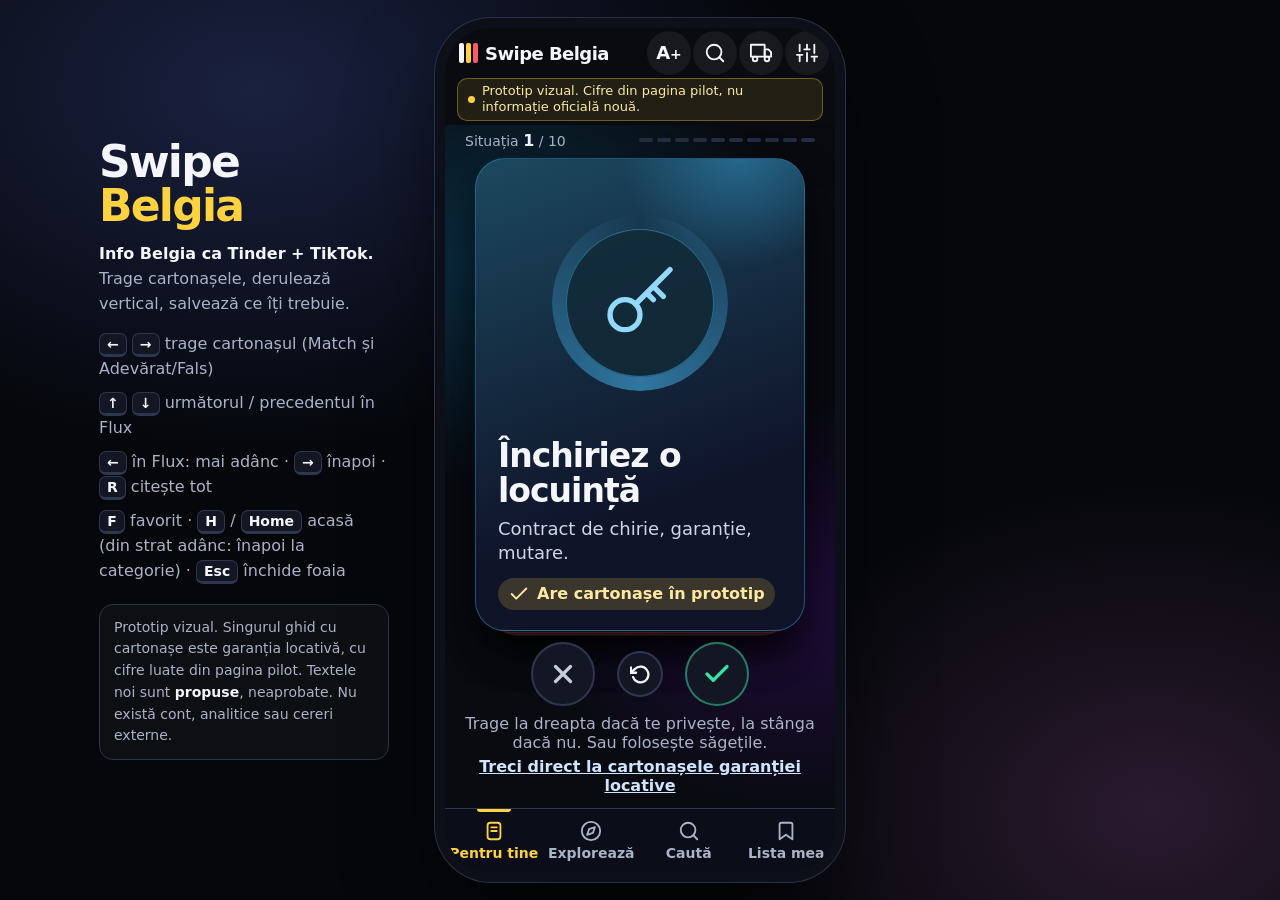
<file: versions/index.v4.html>
<!doctype html><html lang="ro"><head><meta charset="utf-8"><meta name="viewport" content="width=device-width,initial-scale=1,viewport-fit=cover"><meta name="color-scheme" content="dark"><meta name="theme-color" content="#090b11"><title>Swipe Belgia — prototip vizual</title><style>
:root{
 --bg:#090b11;--s1:#131724;--s2:#1b2132;--s3:#262d42;--tx:#f4f6fb;--mu:#aab3c8;--ln:#2e3650;
 --yel:#ffd23f;--red:#ff5a6b;--grn:#37e3a4;--blu:#62adff;--vio:#b49cff;--gry:#9099ae;
 --hue:210;--r:22px;--tabh:64px;
 font-family:system-ui,-apple-system,"Segoe UI",Roboto,"Helvetica Neue",Arial,sans-serif;
}
*{box-sizing:border-box;-webkit-tap-highlight-color:transparent}
html,body{margin:0;height:100%;background:#05070b;color:var(--tx);overflow:hidden}
button{font:inherit;color:inherit;background:none;border:0;padding:0;cursor:pointer}
button:disabled{cursor:default}
h1,h2,h3,p{margin:0}
:focus-visible{outline:3px solid #fff;outline-offset:2px;box-shadow:0 0 0 6px #000}
.vh{position:absolute!important;width:1px;height:1px;overflow:hidden;clip:rect(0 0 0 0);white-space:nowrap}
.ic{width:22px;height:22px;fill:none;stroke:currentColor;stroke-width:2;stroke-linecap:round;stroke-linejoin:round;flex:none}
.ic.fill{fill:currentColor}
/* ---------- scena desktop ---------- */
#stage{position:fixed;inset:0;display:flex;align-items:center;justify-content:center;
 background:radial-gradient(900px 600px at 20% 10%,#1a2140 0,transparent 60%),radial-gradient(800px 600px at 90% 90%,#2a1a2e 0,transparent 55%),#05070b}
#side{display:none;color:var(--mu);width:290px;position:absolute;left:calc(50% - 195px - 56px - 290px);top:50%;transform:translateY(-50%);font-size:0.9375rem;line-height:1.55}
#side b{color:var(--tx)}
#side h1{font-size:2.75rem;line-height:1;letter-spacing:-.04em;color:var(--tx);margin-bottom:14px}
#side h1 span{color:var(--yel)}
#side kbd{display:inline-block;min-width:26px;text-align:center;padding:2px 7px;border:1px solid var(--ln);border-bottom-width:3px;border-radius:7px;background:var(--s1);color:var(--tx);font:600 .875rem system-ui}
#side ul{padding:0;list-style:none;margin:16px 0 0;display:grid;gap:9px}
#side .note{margin-top:20px;padding:12px 14px;border:1px solid var(--ln);border-radius:14px;background:rgba(255,255,255,.03);font-size:0.875rem}
#phone{position:relative;width:390px;height:844px;display:flex;flex-direction:column;background:var(--bg);overflow:hidden;
 overflow:clip;border-radius:46px;box-shadow:0 0 0 10px #0d1018,0 0 0 11px #2a3047,0 40px 90px rgba(0,0,0,.6);transform:scale(var(--sc,1));transform-origin:center;isolation:isolate}
@media (min-width:1080px){#side{display:block}}
@media (max-width:520px){
 #stage{display:block}
 #phone{width:100vw;height:100vh;height:100dvh;border-radius:0;box-shadow:none;transform:none}
}
/* ---------- bară sus ---------- */
#top{height:56px;flex:none;display:flex;align-items:center;gap:6px;padding:0 10px 0 16px;position:relative;z-index:5}
#logo{display:flex;align-items:center;gap:9px;font-weight:900;font-size:1.1875rem;letter-spacing:-.03em;flex:1}
#logo i{display:grid;grid-template-columns:repeat(3,5px);gap:2px;height:20px}
#logo i b{border-radius:2px}#logo i b:nth-child(1){background:#f4f6fb}#logo i b:nth-child(2){background:var(--yel)}#logo i b:nth-child(3){background:var(--red)}
.tb{width:44px;height:44px;border-radius:50%;display:grid;place-items:center;color:var(--tx);background:rgba(255,255,255,.06);transition:background .2s}
.tb:hover{background:rgba(255,255,255,.14)}
#banner{flex:none;margin:0 12px 6px;padding:6px 10px;border-radius:10px;background:rgba(255,210,63,.1);border:1px solid rgba(255,210,63,.35);color:#ffe9a0;font-size:0.875rem;line-height:1.3;display:flex;gap:7px;align-items:center;position:relative;z-index:5}
#banner:before{content:"";width:7px;height:7px;border-radius:50%;background:var(--yel);flex:none}
/* ---------- vederi ---------- */
#main{position:relative;flex:1;min-height:0}
.view{position:absolute;inset:0;overflow:hidden}
.view[hidden]{display:none!important}
#aurora{position:absolute;inset:0;pointer-events:none;z-index:0;opacity:.9;
 background:radial-gradient(420px 320px at 15% 20%,hsl(var(--hue) 80% 45% /.30),transparent 70%),radial-gradient(380px 300px at 90% 70%,hsl(calc(var(--hue) + 70) 80% 50% /.22),transparent 70%);transition:background .6s}
#tabs{height:calc(var(--tabh) + env(safe-area-inset-bottom,0px));flex:none;display:grid;grid-template-columns:repeat(4,1fr);border-top:1px solid var(--ln);background:rgba(12,15,24,.96);padding-bottom:env(safe-area-inset-bottom,0px);position:relative;z-index:5}
.tab{display:flex;flex-direction:column;align-items:center;justify-content:center;gap:3px;font-size:0.875rem;font-weight:700;color:var(--mu);position:relative;min-height:44px}
.tab[aria-selected=true]{color:var(--yel)}
.tab[aria-selected=true]:before{content:"";position:absolute;top:0;width:34px;height:3px;border-radius:0 0 4px 4px;background:var(--yel)}
.tab .bd{position:absolute;top:6px;left:calc(50% + 6px);min-width:17px;height:17px;border-radius:9px;background:var(--red);color:#fff;font-size:0.875rem;display:grid;place-items:center;padding:0 4px}
.tab .bd:empty{display:none}
/* ---------- MATCH ---------- */
#v-match,#v-af{display:flex;flex-direction:column;align-items:center;padding:4px 0 10px}
.dk-head{position:relative;z-index:2;width:100%;padding:2px 20px 8px;display:flex;align-items:center;justify-content:space-between;font-size:0.875rem;color:var(--mu)}
.dk-head b{color:var(--tx);font-size:0.9375rem}
.dots{display:flex;gap:4px}.dots i{width:14px;height:4px;border-radius:3px;background:var(--s3);transition:background .3s}.dots i.on{background:var(--yel)}
.deck{position:relative;z-index:2;width:330px;flex:1;min-height:0;margin:0 auto}
.sc{position:absolute;inset:0 0 6px;touch-action:none;user-select:none;-webkit-user-select:none;will-change:transform;cursor:grab}
.sc.d1{pointer-events:none}.sc:active{cursor:grabbing}
.sc-in{position:absolute;inset:0;border-radius:30px;overflow:hidden;background:linear-gradient(160deg,hsl(var(--h) 55% 24%),hsl(calc(var(--h) + 30) 45% 11%) 70%);border:1px solid hsl(var(--h) 60% 45% /.55);box-shadow:0 18px 40px rgba(0,0,0,.45);display:flex;flex-direction:column;padding:22px 22px 20px;transform:perspective(800px) rotateX(var(--rx,0deg)) rotateY(var(--ry,0deg));transition:transform .15s}
.sc-in:before{content:"";position:absolute;inset:-30% -20% auto auto;width:260px;height:260px;border-radius:50%;background:radial-gradient(circle,hsl(var(--h) 90% 60% /.38),transparent 65%)}
.sc .glyph{position:relative;margin:34px auto 0;width:176px;height:176px;display:grid;place-items:center}
.sc .glyph:before{content:"";position:absolute;inset:0;border-radius:50%;background:conic-gradient(from 0deg,hsl(var(--h) 90% 62% /.0),hsl(var(--h) 90% 62% /.55),hsl(var(--h) 90% 62% /.0));animation:spin 9s linear infinite;mask:radial-gradient(circle,transparent 58%,#000 60%)}
.sc .glyph:after{content:"";position:absolute;inset:14px;border-radius:50%;background:hsl(var(--h) 50% 14% /.8);border:1px solid hsl(var(--h) 70% 55% /.5)}
.sc .glyph .ic{position:relative;z-index:1;width:80px;height:80px;stroke-width:1.6;color:hsl(var(--h) 95% 78%)}
@keyframes spin{to{transform:rotate(360deg)}}
.sc h2{position:relative;margin-top:auto;font-size:2.0625rem;line-height:1.08;letter-spacing:-.03em;font-weight:900}
.sc .sub{position:relative;margin-top:8px;font-size:0.9062rem;line-height:1.35;color:#cfd6e8}
.sc .gd{position:relative;margin-top:12px;display:inline-flex;align-items:center;gap:7px;font-size:0.875rem;font-weight:700;padding:5px 10px;border-radius:99px;background:rgba(0,0,0,.35);color:#e7ecf8;align-self:flex-start}
.sc .gd.real{background:rgba(255,210,63,.18);color:#ffe9a0}
.stamp{position:absolute;top:30px;z-index:3;padding:6px 12px;border:4px solid;border-radius:12px;font-weight:900;font-size:1.5625rem;letter-spacing:.04em;opacity:0;pointer-events:none;text-transform:uppercase;background:rgba(0,0,0,.25)}
.stamp.yes{left:18px;color:var(--grn);transform:rotate(-14deg)}
.stamp.no{right:18px;color:#c6ccdc;transform:rotate(14deg)}
.stamp.fal{right:18px;color:var(--red);transform:rotate(14deg)}
.acts{position:relative;z-index:2;flex:none;display:flex;align-items:center;justify-content:center;gap:22px;padding-top:6px}
.rb{width:64px;height:64px;border-radius:50%;display:grid;place-items:center;background:var(--s1);border:2px solid var(--ln);transition:transform .15s,background .2s}
.rb:hover{transform:scale(1.07)}.rb:active{transform:scale(.94)}
.rb .ic{width:30px;height:30px;stroke-width:2.6}
.rb.y{color:var(--grn);border-color:rgba(55,227,164,.5)}.rb.n{color:#c6ccdc}.rb.f{color:var(--red);border-color:rgba(255,90,107,.5)}
.rb.sm{width:46px;height:46px}.rb.sm .ic{width:21px;height:21px}
.hint{position:relative;z-index:2;font-size:0.875rem;color:var(--mu);text-align:center;padding:8px 0 0}
/* Match! */
#res{position:absolute;inset:0;z-index:4;overflow-y:auto;padding:6px 18px 18px;background:radial-gradient(420px 320px at 15% 10%,hsl(var(--hue) 80% 45% /.28),transparent 70%),radial-gradient(380px 300px at 90% 60%,hsl(calc(var(--hue) + 70) 80% 50% /.2),transparent 70%),var(--bg)}
#res h2{font-size:2.625rem;font-weight:900;letter-spacing:-.04em;line-height:1;text-align:center;background:linear-gradient(90deg,var(--yel),var(--grn));-webkit-background-clip:text;background-clip:text;color:transparent;padding:4px 0}
#res .lead{text-align:center;color:var(--mu);font-size:0.875rem;margin:4px 0 0}
#const{display:block;width:100%;height:auto;margin:2px 0}
#const .st{animation:tw 4.5s ease-in-out infinite}
@keyframes tw{50%{opacity:.25}}
#const .nd{animation:pop .5s cubic-bezier(.3,1.6,.5,1) both;animation-delay:var(--d);transform-box:fill-box;transform-origin:center}
#const .ln{stroke-dasharray:1;stroke-dashoffset:0;animation:draw .9s ease both;animation-delay:var(--d)}
@keyframes pop{from{transform:scale(0);opacity:0}}
@keyframes draw{from{stroke-dashoffset:1}}
.gl{display:grid;gap:8px;margin-top:8px}
.gi{display:flex;align-items:center;gap:12px;padding:12px 14px;border-radius:16px;background:var(--s1);border:1px solid var(--ln);text-align:left;width:100%}
.gi.real{border-color:rgba(255,210,63,.6);background:linear-gradient(135deg,rgba(255,210,63,.13),var(--s1))}
.gi .t{font-weight:700;font-size:0.875rem;line-height:1.3;flex:1}
.gi .n{display:block;font-weight:500;font-size:0.875rem;color:var(--mu);margin-top:3px}
.btn{display:inline-flex;align-items:center;justify-content:center;gap:8px;min-height:46px;padding:0 20px;border-radius:14px;background:var(--s2);border:1px solid var(--ln);font-weight:800;font-size:0.9062rem}
.btn.pri{background:var(--yel);color:#1b1500;border-color:var(--yel)}
.btn.dng{color:#ffb4bd;border-color:rgba(255,90,107,.5)}
.row{display:flex;gap:10px;flex-wrap:wrap;justify-content:center;margin-top:14px}
/* ---------- FLUX ---------- */
#flux{position:absolute;inset:0;overflow-y:scroll;scroll-snap-type:y mandatory;scrollbar-width:none;overscroll-behavior:contain}
#flux::-webkit-scrollbar{display:none}
.fc{position:relative;height:100%;scroll-snap-align:start;scroll-snap-stop:always;padding:44px 70px 14px 16px;display:flex;flex-direction:column;overflow:hidden;
 background:radial-gradient(360px 300px at 80% 8%,hsl(var(--h) 70% 40% /.30),transparent 70%),linear-gradient(180deg,hsl(var(--h) 35% 11%),var(--bg) 75%)}
.fc-head{margin:0 -56px 8px 0;display:flex;align-items:center;gap:8px}
.chip{display:inline-flex;align-items:center;gap:6px;padding:5px 11px 5px 8px;border-radius:99px;background:hsl(var(--h) 60% 50% /.2);border:1px solid hsl(var(--h) 70% 60% /.5);color:hsl(var(--h) 100% 85%);font-weight:800;font-size:0.875rem;letter-spacing:.06em;text-transform:uppercase}
.chip .ic{width:15px;height:15px}
.fc-n{margin-left:auto;font-size:0.875rem;color:var(--mu);font-weight:700}
.nav{width:36px;height:36px;border-radius:50%;background:rgba(255,255,255,.08);display:grid;place-items:center}
.nav:disabled{opacity:.3}
.nav .ic{width:18px;height:18px}
.fc h2{font-size:1.5625rem;line-height:1.1;letter-spacing:-.03em;font-weight:900;margin:2px 0 10px}
.fc-body{flex:1;min-height:0;position:relative}
.fc-foot{font-size:0.875rem;color:var(--mu);padding-top:6px;line-height:1.35}
.ex{display:inline-block;padding:2px 8px;border-radius:6px;background:var(--yel);color:#1b1500;font-weight:900;font-size:0.875rem;letter-spacing:.05em;text-transform:uppercase}
#prog{position:absolute;top:8px;left:12px;right:12px;display:flex;gap:4px;z-index:6;pointer-events:none}
#prog i{flex:1;height:4px;border-radius:3px;background:rgba(255,255,255,.18);overflow:hidden}
#prog i.on{background:var(--yel)}#prog i.cur{background:#fff}
#side-bar{position:absolute;right:8px;bottom:12px;z-index:6;display:flex;flex-direction:column;align-items:center;gap:7px}
.sb{display:flex;flex-direction:column;align-items:center;gap:2px;font-size:0.875rem;font-weight:800;color:#fff;text-shadow:0 1px 3px #000;min-width:50px}
.sb span.c{width:42px;height:42px;border-radius:50%;display:grid;place-items:center;background:rgba(20,24,38,.78);border:1px solid rgba(255,255,255,.14);backdrop-filter:blur(6px);transition:transform .2s,background .2s}
.sb:active span.c{transform:scale(.9)}
.sb[aria-pressed=true] span.c{background:rgba(255,255,255,.95);color:#111}
.sb.up[aria-pressed=true] span.c{background:var(--grn);color:#04210f;border-color:var(--grn)}
.sb.dn[aria-pressed=true] span.c{background:var(--yel);color:#1b1500;border-color:var(--yel)}
.sb[aria-pressed=true] .ic.fa{fill:currentColor}
.burst{position:absolute;pointer-events:none;z-index:9;width:0;height:0}
.burst .big{position:absolute;left:-52px;top:-52px;width:104px;height:104px;color:var(--red);fill:var(--red);stroke:none;animation:bigh .8s ease both}
.burst .sm{position:absolute;left:-9px;top:-9px;width:18px;height:18px;color:var(--red);fill:var(--red);stroke:none;animation:fly .8s ease-out both}
@keyframes bigh{0%{transform:scale(0)}25%{transform:scale(1.25)}55%{transform:scale(1)}100%{transform:scale(1.1) translateY(-26px);opacity:0}}
@keyframes fly{to{transform:translate(var(--dx),var(--dy)) rotate(var(--rt)) scale(.5);opacity:0}}
/* ---------- tipare ---------- */
.pt{position:absolute;inset:0;display:flex;flex-direction:column;zoom:var(--pk,1)}
.pt-sub{font-size:0.875rem;color:#cdd5e8;line-height:1.35}
/* sumă */
.am-big{font-size:5.375rem;line-height:1;font-weight:900;letter-spacing:-.05em;font-variant-numeric:tabular-nums;color:var(--yel);margin-top:2px;white-space:nowrap}
.am-big small{font-size:2.375rem;margin-left:2px;letter-spacing:0}
.am-lab{font-size:0.875rem;color:#e9edf8;font-weight:700;margin-top:2px}
.am-stage{display:grid;grid-template-columns:1fr 1fr;gap:12px;margin-top:8px}
.am-col{display:flex;flex-direction:column;align-items:center}
.am-col .bx2{height:130px;display:flex;align-items:flex-end;width:100%;border-bottom:2px solid var(--ln);justify-content:center}
.am-col .lb{margin-top:7px;font-size:0.875rem;text-align:center;line-height:1.25;color:var(--mu)}
.am-col .lb b{display:block;color:var(--tx);font-size:0.9375rem}
.stack{display:flex;flex-direction:column-reverse;align-items:center;gap:0;width:100%}
.coin{width:98px;height:34px;border-radius:50%;margin-top:-14px;position:relative;background:radial-gradient(ellipse at 40% 30%,#fff3b0,#ffc531 55%,#c98a00);border:2px solid #8a5d00;box-shadow:0 5px 0 #8a5d00;display:grid;place-items:center;font-weight:900;font-size:0.9375rem;color:#7a5200;line-height:1}
.coin:first-child{margin-top:0}
.stack.b .coin{background:radial-gradient(ellipse at 40% 30%,#dff4ff,#62adff 55%,#2a68b3);border-color:#1b4a85;box-shadow:0 5px 0 #1b4a85;color:#103a6e}
.go .coin{animation:coin .6s cubic-bezier(.4,1.5,.6,1) both;animation-delay:calc(var(--k)*.16s + .2s)}
@keyframes coin{from{transform:translateY(-190px);opacity:0}60%{opacity:1}}
.am-rng{margin-top:12px;display:flex;flex-direction:column;gap:6px}
.am-rng label{font-size:0.875rem;color:var(--mu);display:flex;justify-content:space-between;font-weight:700}
.am-rng label b{color:var(--tx)}
input[type=range]{width:100%;accent-color:var(--yel);height:34px;margin:0;background:transparent}
/* regiuni */
.rg-svg{width:100%;height:auto;max-height:178px;display:block}
.hx{fill:var(--c);opacity:.28;stroke:#0a0d15;stroke-width:2;transition:opacity .3s,transform .3s,filter .3s;cursor:pointer;transform-box:fill-box;transform-origin:center}
.hx.on{opacity:1;filter:drop-shadow(0 0 7px var(--c));transform:translateY(-3px) scale(1.04)}
.go .hx{animation:hxin .55s cubic-bezier(.3,1.4,.5,1) both;animation-delay:calc(var(--i)*55ms)}
@keyframes hxin{from{transform:scale(0);opacity:0}}
.rg-bars{display:grid;gap:5px;margin-top:6px}
.rgb{display:grid;grid-template-columns:96px 1fr 52px;gap:8px;align-items:center;min-height:36px;padding:0 6px;border-radius:10px;font-size:0.875rem;font-weight:700;text-align:left;border:1px solid transparent;transition:background .2s}
.rgb.on{background:rgba(255,255,255,.08);border-color:rgba(255,255,255,.22)}
.rgb .tr{height:13px;border-radius:7px;background:rgba(255,255,255,.08);overflow:hidden}
.rgb .fl{display:block;height:100%;border-radius:7px;background:var(--c);width:var(--w);transform-origin:left}
.go .rgb .fl{animation:grow .8s cubic-bezier(.2,.9,.3,1) both;animation-delay:calc(var(--i)*.12s + .35s)}
@keyframes grow{from{transform:scaleX(0)}}
.rgb em{font-style:normal;text-align:right;font-variant-numeric:tabular-nums}
.rg-det{margin-top:6px;padding:10px 12px;border-radius:14px;background:rgba(255,255,255,.06);font-size:0.875rem;line-height:1.4;min-height:78px}
.rg-det b{font-size:0.9062rem;white-space:nowrap}
/* calendar */
.cal-w{display:flex;justify-content:center;perspective:700px;margin-top:12px}
.cal{width:200px;border-radius:18px;background:#f6f7fb;color:#12151f;overflow:hidden;box-shadow:0 14px 30px rgba(0,0,0,.5),0 0 0 1px rgba(255,255,255,.12);transform-origin:center 30%;transition:transform .22s ease-in}
.cal.fo{transform:rotateX(-88deg)}
.cal.fi{transition:none;transform:rotateX(88deg)}
.cal .bar{height:36px;background:var(--red);color:#fff;display:flex;align-items:center;justify-content:center;font-weight:900;letter-spacing:.14em;text-transform:uppercase;font-size:0.875rem;position:relative}
.cal .bar:before,.cal .bar:after{content:"";position:absolute;top:-7px;width:10px;height:22px;border-radius:6px;background:#2a2f40}
.cal .bar:before{left:38px}.cal .bar:after{right:38px}
.cal .dy{font-size:5.75rem;line-height:1;font-weight:900;text-align:center;letter-spacing:-.05em;padding:6px 0 0;font-variant-numeric:tabular-nums}
.cal .yr{text-align:center;font-weight:800;font-size:1.0625rem;color:#46506b;padding-bottom:4px}
.cal .rn{text-align:center;font-size:0.875rem;font-weight:800;background:#e7eaf3;padding:7px 8px;min-height:34px}
.cal-chips{display:flex;gap:5px;flex-wrap:wrap;justify-content:center;margin-top:10px}
.cc{padding:6px 9px;border-radius:99px;border:1px solid var(--ln);background:var(--s1);font-size:0.875rem;font-weight:800;min-height:36px}
.cc[aria-pressed=true]{background:var(--yel);color:#1b1500;border-color:var(--yel)}
.cal-cd{margin-top:10px;padding:10px 12px;border-radius:14px;background:rgba(255,90,107,.13);border:1px solid rgba(255,90,107,.45);text-align:center;min-height:64px}
.cal-cd b{font-size:1.875rem;letter-spacing:-.03em;font-weight:900;display:block;line-height:1.1}
.cal-cd span{font-size:0.875rem;color:#ffd0d5;line-height:1.3;display:block}
/* ramificare */
.br-seg{display:flex;gap:6px;margin-bottom:8px}
.br-q{font-size:0.9375rem;font-weight:800;line-height:1.25;margin-bottom:10px;min-height:56px}
.doors{display:grid;grid-template-columns:1fr 1fr;gap:8px;perspective:900px;height:190px;position:relative}
.dr{position:relative;border-radius:16px 16px 6px 6px;background:radial-gradient(circle at 50% 120%,var(--glow),#0c0f18 70%);overflow:visible}
.dr .pn{position:absolute;inset:0;border-radius:16px 16px 6px 6px;background:linear-gradient(160deg,#2c3552,#171c2e);border:2px solid #3b4666;display:flex;flex-direction:column;align-items:center;justify-content:center;gap:2px;font-weight:900;font-size:2.125rem;letter-spacing:-.02em;transition:transform .7s cubic-bezier(.3,.9,.3,1),opacity .5s;backface-visibility:hidden}
.dr.dy{--glow:rgba(55,227,164,.7)}.dr.dn{--glow:rgba(255,200,60,.7)}
.dr.dy .pn{transform-origin:left center}.dr.dn .pn{transform-origin:right center}
.dr .pn small{font-size:0.875rem;font-weight:700;color:var(--mu);letter-spacing:0}
.dr .pn:after{content:"";position:absolute;top:50%;width:10px;height:10px;border-radius:50%;background:var(--yel)}
.dr.dy .pn:after{right:12px}.dr.dn .pn:after{left:12px}
.dr .in{position:absolute;inset:0;display:grid;place-items:center;color:#fff;opacity:0;transition:opacity .4s .25s}
.dr.open .in{opacity:1}
.dr .in .ic{width:56px;height:56px;stroke-width:2.2}
.dr.dy .in{color:var(--grn)}.dr.dn .in{color:var(--yel)}
.dr.open.dy .pn{transform:rotateY(-108deg)}.dr.open.dn .pn{transform:rotateY(108deg)}
.dr.dim .pn{filter:brightness(.55)}
.br-out{margin-top:10px;padding:12px 13px;border-radius:14px;background:rgba(255,255,255,.06);font-size:0.875rem;line-height:1.4;min-height:130px}
.br-out b{font-size:0.9375rem;display:block;margin-bottom:3px}
.br-out.ok{background:rgba(55,227,164,.12);border:1px solid rgba(55,227,164,.4)}
.br-out.warn{background:rgba(255,210,63,.12);border:1px solid rgba(255,210,63,.45)}
.rmo .dr .pn{display:none}
/* pași */
.st-w{position:relative;height:244px;flex:none}
.st-w svg{position:absolute;inset:0;width:100%;height:100%;overflow:visible}
.st-p{fill:none;stroke:var(--vio);stroke-width:5;stroke-linecap:round}
.st-p.dsh{stroke-dasharray:2 11;stroke:#6f6a9a}
.go .st-p{stroke-dasharray:1;stroke-dashoffset:0;animation:draw 1s ease both;animation-delay:var(--d)}
.go .st-p.dsh{animation:fade .6s ease both;stroke-dasharray:2 11}
@keyframes fade{from{opacity:0}}
.nd2{position:absolute;display:flex;align-items:center;gap:9px;width:78%;text-align:left;transform:translateY(-50%);padding:0;min-height:44px}
.nd2.r{flex-direction:row-reverse;text-align:right}
.nd2 .no{flex:none;width:46px;height:46px;border-radius:50%;display:grid;place-items:center;font-weight:900;font-size:1.1875rem;background:var(--vio);color:#190f3a;border:3px solid #fff2;box-shadow:0 0 0 0 rgba(180,156,255,.6)}
.nd2.x .no{background:var(--s2);color:var(--vio);border:2px dashed var(--vio)}
.go .nd2 .no{animation:lit .6s ease both;animation-delay:var(--d)}
@keyframes lit{from{background:var(--s3);color:var(--s3);box-shadow:none;transform:scale(.7)}60%{box-shadow:0 0 0 14px rgba(180,156,255,0)}}
.nd2 .tt{font-weight:800;font-size:0.875rem;line-height:1.25}
.nd2[aria-pressed=true] .no{outline:3px solid #fff;outline-offset:2px}
.st-det{margin-top:6px;padding:10px 12px;border-radius:14px;background:rgba(255,255,255,.06);font-size:0.875rem;line-height:1.4;flex:1;min-height:0;overflow:auto}
/* capcană */
.tp-w{display:flex;flex-direction:column;gap:0}
.hz{height:38px;background:repeating-linear-gradient(-45deg,#ffd23f 0 16px,#14110a 16px 32px);border-radius:4px;background-size:45px 45px;animation:hzs 2.2s linear infinite}
@keyframes hzs{to{background-position:45px 0}}
.go .hz.t{animation:hzin .6s ease-out both,hzs 2.2s linear .6s infinite}
.go .hz.bt{animation:hzin2 .6s ease-out both,hzs 2.2s linear .6s infinite reverse}
@keyframes hzin{from{transform:translateX(-120%)}}
@keyframes hzin2{from{transform:translateX(120%)}}
.tp-c{margin:-2px 6px;padding:22px 18px 20px;border-radius:6px 6px 18px 18px;background:#1b1710;border:2px solid #ffd23f;border-top:0;border-bottom:0}
.go .tp-c.shk{animation:shk .9s ease .55s both}
@keyframes shk{20%{transform:translateX(-7px) rotate(-.6deg)}50%{transform:translateX(6px) rotate(.5deg)}80%{transform:translateX(-3px)}}
.tp-c .ic{width:46px;height:46px;color:var(--yel)}
.tp-c h3{font-size:1.4375rem;line-height:1.15;margin:6px 0 8px;font-weight:900;color:var(--yel)}
.tp-c p{font-size:0.9688rem;line-height:1.5;color:#f1ead0}
.tp-t{display:flex;gap:8px;margin-bottom:12px}
/* acte */
.dc-fan{position:relative;height:250px;margin-top:2px}
.dcard{position:absolute;left:50%;bottom:6px;width:124px;height:172px;margin-left:-62px;border-radius:14px;background:#f7f4ea;color:#17181f;padding:11px 10px;transform-origin:50% 130%;transform:rotate(calc(var(--a)*1deg)) translateY(var(--y,0px));box-shadow:0 8px 20px rgba(0,0,0,.45);text-align:left;display:flex;flex-direction:column;gap:4px;border:0;transition:transform .3s}
.dcard:before{content:"";position:absolute;left:0;top:0;bottom:0;width:6px;border-radius:14px 0 0 14px;background:hsl(var(--k) 75% 55%)}
.dcard .w{font-size:0.875rem;font-weight:900;letter-spacing:.08em;text-transform:uppercase;color:hsl(var(--k) 60% 32%);padding-left:5px}
.dcard .t{font-size:0.875rem;font-weight:800;line-height:1.25;padding-left:5px}
.dcard.sel{--y:-22px;z-index:20}
.go .dcard{animation:fan .8s cubic-bezier(.3,1.2,.4,1) both;animation-delay:calc(var(--i)*.07s + .15s)}
@keyframes fan{from{transform:rotate(0) translateY(0)}}
.dc-det{padding:10px 12px;border-radius:14px;background:rgba(255,255,255,.07);font-size:0.875rem;line-height:1.4;min-height:84px}
.dc-det b{display:block;font-size:0.875rem;margin-bottom:2px}
/* ce faci acum */
.ring-w{display:flex;align-items:center;gap:12px;margin-bottom:6px}
.ring{width:72px;height:72px;flex:none;position:relative}
.ring svg{width:72px;height:72px;transform:rotate(-90deg)}
.ring circle{fill:none;stroke-width:8;stroke-linecap:round}
.ring .bg{stroke:var(--s3)}.ring .fg{stroke:var(--grn);transition:stroke-dashoffset .6s cubic-bezier(.3,.9,.3,1)}
.ring b{position:absolute;inset:0;display:grid;place-items:center;font-size:1rem;font-weight:900}
.ck{display:grid;gap:6px}
.ck button{display:flex;align-items:center;gap:10px;padding:8px 10px;border-radius:12px;background:rgba(255,255,255,.06);border:1px solid var(--ln);text-align:left;font-size:0.875rem;line-height:1.3;font-weight:700;min-height:44px}
.ck button .bx{width:24px;height:24px;border-radius:7px;border:2px solid var(--mu);flex:none;display:grid;place-items:center;color:transparent}
.ck button[aria-pressed=true]{background:rgba(55,227,164,.12);border-color:rgba(55,227,164,.5)}
.ck button[aria-pressed=true] .bx{background:var(--grn);border-color:var(--grn);color:#04210f}
.ck .bx .ic{width:15px;height:15px;stroke-width:3.5}
.lk{display:grid;grid-template-columns:1fr 1fr;gap:5px;margin-top:8px}
.lk h4{grid-column:1/-1;margin:4px 0 0;font-size:0.875rem;letter-spacing:.07em;text-transform:uppercase;color:var(--mu)}
.lk a{display:flex;align-items:center;gap:6px;padding:6px 8px;border-radius:10px;background:rgba(98,173,255,.13);border:1px solid rgba(98,173,255,.4);color:#cfe5ff;font-size:0.875rem;font-weight:700;text-decoration:none;min-height:40px;line-height:1.2}
.lk a .ic{width:14px;height:14px}
/* ---------- foi ---------- */
#scrim{position:absolute;inset:0;background:rgba(0,0,0,.6);z-index:20;opacity:0;pointer-events:none;transition:opacity .25s}
#scrim.on{opacity:1;pointer-events:auto}
.sheet{position:absolute;left:0;right:0;bottom:0;max-height:88%;z-index:21;background:var(--s1);border-radius:26px 26px 0 0;border-top:1px solid var(--ln);transform:translateY(105%);transition:transform .35s cubic-bezier(.2,.9,.3,1),visibility 0s .35s;display:flex;flex-direction:column;visibility:hidden}
.sheet.on{transform:none;visibility:visible;transition-delay:0s}
.sh-h{display:flex;align-items:center;gap:8px;padding:14px 16px 8px}
.sh-h:before{content:"";position:absolute;top:7px;left:50%;margin-left:-20px;width:40px;height:4px;border-radius:3px;background:var(--s3)}
.sh-h h3{flex:1;font-size:1.125rem;font-weight:900;letter-spacing:-.02em}
.sh-b{padding:4px 16px 18px;overflow-y:auto;font-size:0.875rem;line-height:1.45}
.q{margin:0 0 10px;padding:12px 14px;border-left:4px solid var(--yel);background:rgba(255,210,63,.08);border-radius:0 12px 12px 0;font-size:0.875rem;line-height:1.45}
.q cite{display:block;font-style:normal;font-size:0.875rem;color:var(--mu);margin-top:6px}
.q cite a{color:#cfe5ff}
.vf{display:inline-flex;gap:6px;align-items:center;padding:4px 10px;border-radius:99px;background:rgba(55,227,164,.14);border:1px solid rgba(55,227,164,.4);color:#b5f5dc;font-size:0.875rem;font-weight:800;margin-bottom:10px}
.srch{display:flex;align-items:center;gap:8px;padding:0 14px;height:50px;border-radius:16px;background:var(--bg);border:2px solid var(--ln)}
.srch:focus-within{border-color:var(--yel)}
.srch input{flex:1;min-width:0;background:none;border:0;color:var(--tx);font:inherit;font-size:1rem;outline:0;height:100%}
.chips{display:flex;gap:7px;flex-wrap:wrap;margin:10px 0}
.sg{padding:7px 12px;border-radius:99px;background:var(--s2);border:1px solid var(--ln);font-size:0.875rem;font-weight:700;min-height:36px}
.rs h4{margin:12px 0 6px;font-size:0.875rem;letter-spacing:.07em;text-transform:uppercase;color:var(--mu)}
.rs button.ri{display:flex;width:100%;gap:10px;align-items:center;text-align:left;padding:11px 12px;border-radius:14px;background:var(--bg);border:1px solid var(--ln);margin-bottom:6px;font-weight:700;font-size:0.875rem;line-height:1.3;min-height:48px}
.rs button.ri small{display:block;color:var(--mu);font-weight:500;font-size:0.875rem;margin-top:2px}
.rs mark{background:rgba(255,210,63,.35);color:#fff;border-radius:3px}
.mi{display:flex;align-items:center;justify-content:space-between;gap:12px;padding:12px 0;border-bottom:1px solid var(--ln)}
.mi small{display:block;color:var(--mu);font-size:0.875rem;margin-top:2px;line-height:1.35}
.sw{width:50px;height:30px;border-radius:15px;background:var(--s3);position:relative;flex:none;transition:background .2s}
.sw:after{content:"";position:absolute;top:3px;left:3px;width:24px;height:24px;border-radius:50%;background:#fff;transition:transform .2s}
.sw[aria-checked=true]{background:var(--grn)}.sw[aria-checked=true]:after{transform:translateX(20px)}
#shareprev{width:100%;border-radius:14px;display:block;margin-bottom:12px;max-height:300px;object-fit:contain;background:#000}
/* toast */
#toast{position:absolute;left:50%;bottom:calc(var(--tabh) + 16px);transform:translate(-50%,20px);background:#fff;color:#10131c;padding:10px 16px;border-radius:14px;font-weight:700;font-size:0.875rem;z-index:40;opacity:0;pointer-events:none;transition:opacity .25s,transform .25s;max-width:340px;text-align:center;box-shadow:0 8px 24px rgba(0,0,0,.5)}
#toast.on{opacity:1;transform:translate(-50%,0)}
/* cabină */
#cab{position:absolute;inset:0;z-index:30;background:#05070b;display:flex;flex-direction:column;padding:16px;visibility:hidden;opacity:0;transition:opacity .25s}
#cab.on{visibility:visible;opacity:1}
#cab .ch{display:flex;align-items:center;justify-content:space-between;gap:8px;color:var(--mu);font-weight:800;font-size:0.875rem}
#cab .cb{flex:1;display:flex;flex-direction:column;justify-content:center;gap:12px;text-align:left;cursor:pointer;width:100%;padding:8px 2px}
#cab .big{font-size:5.25rem;font-weight:900;letter-spacing:-.05em;line-height:1;color:var(--yel);word-break:break-word}
#cab .ti{font-size:2.125rem;font-weight:900;line-height:1.1;letter-spacing:-.02em}
#cab .su{font-size:1.4375rem;line-height:1.3;color:#d9deec;font-weight:600}
#cab .msg{font-size:0.9375rem;line-height:1.4;padding:11px 13px;border-radius:12px;background:rgba(255,210,63,.1);border:1px solid rgba(255,210,63,.4);color:#ffe9a0}
#cab .cbt{display:grid;grid-template-columns:1fr 1fr;gap:10px}
#cab .cbt .btn{min-height:68px;font-size:1.25rem;border-radius:18px}
#cab .cbt .full{grid-column:1/-1}
#cab.speaking .big{animation:glow 1.6s ease-in-out infinite}
@keyframes glow{50%{text-shadow:0 0 28px rgba(255,210,63,.6)}}
/* lista */
#v-lista{overflow-y:auto;padding:6px 16px 20px}
#v-lista h2{font-size:1.625rem;font-weight:900;letter-spacing:-.03em}
.coll{display:flex;align-items:center;gap:14px;margin:10px 0 4px;padding:12px 14px;border-radius:16px;background:var(--s1);border:1px solid var(--ln)}
.coll .sg2{display:flex;gap:4px;margin-top:6px}.coll .sg2 i{width:20px;height:6px;border-radius:3px;background:var(--s3)}.coll .sg2 i.on{background:var(--grn)}
.ls h3{font-size:0.875rem;letter-spacing:.07em;text-transform:uppercase;color:var(--mu);margin:16px 0 8px;display:flex;align-items:center;gap:6px}
.li{display:flex;align-items:center;gap:6px;margin-bottom:7px}
.li .ri{flex:1;display:flex;align-items:center;gap:10px;padding:11px 12px;border-radius:14px;background:var(--s1);border:1px solid var(--ln);text-align:left;font-weight:700;font-size:0.875rem;line-height:1.3;min-height:52px}
.li .ri .ic{color:var(--yel)}
.li .x{width:44px;height:44px;border-radius:50%;display:grid;place-items:center;color:var(--mu)}
.em{padding:14px;border:1px dashed var(--ln);border-radius:14px;color:var(--mu);font-size:0.875rem;line-height:1.4}
.sit{display:flex;gap:6px;flex-wrap:wrap}
.sit span{padding:5px 10px;border-radius:99px;background:var(--s2);font-size:0.875rem;font-weight:700;border:1px solid var(--ln)}
/* adevărat/fals feedback */
#flux{user-select:none;-webkit-user-select:none}
#af-fb{position:absolute;left:0;right:0;bottom:0;z-index:8;padding:16px 18px 18px;border-radius:26px 26px 0 0;background:var(--s1);border-top:3px solid var(--grn);transform:translateY(110%);transition:transform .35s cubic-bezier(.2,.9,.3,1),visibility 0s .35s;visibility:hidden}
#af-fb.on{transform:none;visibility:visible;transition-delay:0s}
#af-fb.bad{border-top-color:var(--red)}
#af-fb h3{font-size:1.375rem;font-weight:900;display:flex;align-items:center;gap:8px}
#af-fb p{font-size:0.875rem;line-height:1.45;margin:6px 0 10px;color:#dfe5f4}
/* prefers-reduced-motion */
@media (prefers-reduced-motion:reduce){*,*:before,*:after{animation:none!important;transition:none!important;scroll-behavior:auto!important}}
html.rm *,html.rm *:before,html.rm *:after{animation:none!important;transition:none!important;scroll-behavior:auto!important}
@media (max-height:700px) and (max-width:520px){.sc .glyph{width:110px;height:110px;margin-top:10px}.sc .glyph .ic{width:52px;height:52px}.am-big{font-size:3.875rem}}

.coin .cv{opacity:0;font-style:normal}.stack .coin:last-child .cv{opacity:1}
.am-col .stack.b .coin{width:98px}
.cal-cd.wait{visibility:hidden}
.dc-ctl{display:flex;gap:8px;margin-top:8px}.dc-ctl .cc{flex:1;justify-content:center}
.srch input:focus-visible{outline:0;box-shadow:none}
.rmb{padding:8px 0}.rmb+.rmb{border-top:1px solid rgba(255,255,255,.15)}

@media (max-height:800px){
 :root{--tabh:56px}
 #top{height:48px}.tb{width:40px;height:40px}
 #banner{padding:4px 9px;margin-bottom:4px;font-size:0.875rem;line-height:1.25}
 .fc{padding-top:34px}.fc-head{margin-bottom:4px}.fc h2{font-size:1.375rem;margin:0 0 6px}
 .sc .glyph{width:132px;height:132px;margin-top:16px}.sc .glyph .ic{width:60px;height:60px}.sc h2{font-size:1.75rem}
 .dk-head{padding-bottom:4px}.rb{width:56px;height:56px}.hint{padding-top:4px;font-size:0.875rem}
 .sb span.c{width:38px;height:38px}#side-bar{gap:4px}
}
@media (max-height:690px){
 .fc-foot{display:none}
 .sc .glyph{width:96px;height:96px;margin-top:6px}.sc .glyph .ic{width:44px;height:44px}.sc h2{font-size:1.5625rem}.sc .sub{font-size:0.875rem}
 .hint{display:none}
}
#flux{touch-action:pan-y}
/* ===== v2: straturi (segmente, sub-cartonașe, citește tot), taburi noi ===== */
.fc{padding-top:60px}
#segs{position:absolute;top:3px;left:8px;right:8px;z-index:7;display:flex;gap:4px}
.sg3{flex:1;min-width:0;min-height:34px;padding:3px 0 0;display:flex;flex-direction:column;gap:3px;align-items:stretch;font-size:0.875rem;font-weight:800;color:var(--mu);letter-spacing:0}
.sg3 .bar{display:block;height:5px;border-radius:3px;background:rgba(255,255,255,.2);overflow:hidden;transition:box-shadow .2s}
.sg3 .bar i{display:block;height:100%;width:0;background:var(--yel);border-radius:3px;transition:width .5s cubic-bezier(.3,.9,.3,1)}
.sg3.full .bar i{background:var(--grn)}
.sg3 .lb{display:block;text-align:center;white-space:nowrap;overflow:hidden}
.sg3.cur{color:#fff}.sg3.cur .bar{box-shadow:0 0 0 1.5px #fff}
.sg3:hover .lb{color:#fff}
#cnt{position:absolute;top:38px;left:16px;right:72px;z-index:6;display:flex;align-items:center;justify-content:space-between;gap:8px;font-size:0.875rem;font-weight:800;color:#dfe5f4;pointer-events:none;height:20px}
#cnt .mini{pointer-events:auto;min-height:26px;padding:0 10px;border-radius:99px;border:1px solid rgba(255,255,255,.3);background:rgba(255,255,255,.1);font-size:0.875rem;font-weight:800}
#cnt .mini[hidden]{display:none}
.fc-act{display:flex;gap:8px;margin-top:8px;flex:none;flex-wrap:wrap}
.pill{display:inline-flex;align-items:center;gap:6px;min-height:42px;padding:0 14px;border-radius:99px;background:rgba(255,255,255,.1);border:1px solid rgba(255,255,255,.22);font-size:0.875rem;font-weight:800;color:#fff}
.pill .ic{width:17px;height:17px}
.pill.deep{background:hsl(var(--h) 70% 48%/.28);border-color:hsl(var(--h) 85% 68%/.75);color:hsl(var(--h) 100% 92%)}
.pill.deep span{display:inline-block;animation:deepP 2.6s ease-in-out infinite}
@keyframes deepP{0%,60%,100%{transform:none}75%{transform:translateX(-4px)}88%{transform:translateX(3px)}}
.fc.nudge{animation:nud 1.05s ease both}
@keyframes nud{25%,55%{transform:translateX(-30px)}100%{transform:none}}
#sub{position:absolute;inset:0;z-index:4;background:var(--bg);transform:translateX(104%);visibility:hidden;pointer-events:none;box-shadow:-18px 0 30px rgba(0,0,0,.55);transition:transform .34s cubic-bezier(.2,.9,.3,1),visibility 0s .34s}
#sub.on{transform:none;visibility:visible;pointer-events:auto;transition-delay:0s}
#subf{position:absolute;inset:0;overflow-y:scroll;scroll-snap-type:y mandatory;scrollbar-width:none;overscroll-behavior:contain;touch-action:pan-y;user-select:none;-webkit-user-select:none;outline:0}
#subf::-webkit-scrollbar{display:none}
.fc.sm{padding:68px 74px 20px 26px}
.fc.sm:before{content:"";position:absolute;inset:56px 62px 8px 10px;border-radius:28px;border:1px solid hsl(var(--h) 65% 58%/.42);background:rgba(4,6,12,.38);box-shadow:inset 0 0 40px hsl(var(--h) 70% 40%/.12);pointer-events:none}
.fc.sm>*{position:relative}
.fc.sm .fc-head{margin:0 -50px 6px 0}
.fc.sm h2{font-size:1.375rem}
.fc.sm .fc-foot{font-size:0.875rem}
.fc.sm .pt-sub{font-size:0.875rem}
#flux[inert]{pointer-events:none}
/* tipare noi */
.rd-hero{display:flex;align-items:center;gap:10px;flex-wrap:wrap;margin:8px 0 2px}
.rd-n{font-size:5.75rem;line-height:.9;font-weight:900;color:var(--yel);letter-spacing:-.05em;font-variant-numeric:tabular-nums}
.rd-u{font-size:1.0625rem;font-weight:800;max-width:130px;line-height:1.15}
.rd-c{font-style:normal;padding:5px 11px;border-radius:99px;background:hsl(var(--h) 60% 45%/.3);border:1px solid hsl(var(--h) 75% 65%/.65);font-size:0.875rem;font-weight:800;color:hsl(var(--h) 100% 90%)}
.rd-list{display:flex;flex-direction:column;gap:10px;margin-top:12px;overflow-y:auto;flex:1;min-height:0;padding-right:2px}
.rd-s{font-size:0.9375rem;line-height:1.5;padding:3px 0 3px 12px;border-left:4px solid hsl(var(--h) 80% 62%);color:#f1f4fb}
.go .rd-s{animation:rdin .6s cubic-bezier(.2,.9,.3,1) both;animation-delay:calc(var(--i)*.6s + .25s)}
@keyframes rdin{from{opacity:0;transform:translateX(22px);border-left-color:#fff}}
.rd-lit{margin:8px 0 0;padding:9px 12px;border-left:4px solid var(--yel);background:rgba(255,210,63,.09);border-radius:0 12px 12px 0;font-size:0.875rem;line-height:1.4;flex:none}
.rd-lit cite{display:block;font-style:normal;font-size:0.875rem;color:var(--mu);margin-top:4px}
.tbl{display:flex;flex-direction:column;gap:6px;margin-top:10px;flex:1;min-height:0;overflow-y:auto}
.tb-r{display:grid;grid-template-columns:var(--tc);gap:6px;align-items:center;padding:10px 9px;border-radius:12px;background:rgba(255,255,255,.08);font-size:0.875rem;line-height:1.3;font-weight:700;color:inherit;text-decoration:none;overflow-wrap:anywhere}
.tb-r.hd{background:none;font-size:0.875rem;text-transform:uppercase;letter-spacing:0;color:var(--mu);padding-bottom:0;padding-top:0}
.tbl .cn{font-variant-numeric:tabular-nums;color:var(--yel)}
.go .tb-r:not(.hd){animation:rin .5s cubic-bezier(.2,.9,.3,1) both;animation-delay:calc(var(--i)*.1s + .15s)}
@keyframes rin{from{opacity:0;transform:translateY(18px)}}
.tbl.stk .tb-r{display:block;font-weight:600}
.tbl.stk .tb-r span{display:block;font-size:0.875rem;color:#dfe5f4;margin-top:2px}
.tbl.stk .tb-r .k{font-size:0.875rem;font-weight:800;color:#fff;margin-top:0}
.tbl.stk em{font-style:normal;color:var(--mu);font-size:0.875rem;text-transform:uppercase;letter-spacing:.05em}
a.tb-r{position:relative;padding-right:36px;border:1px solid rgba(98,173,255,.4);background:rgba(98,173,255,.1)}
a.tb-r .ic{position:absolute;right:10px;top:12px;width:16px;height:16px;color:#cfe5ff}
.tb-ft{margin-top:8px;font-size:0.875rem;font-weight:700;color:#e9edf8;line-height:1.35;flex:none}
.nw-full{font-size:0.875rem;color:var(--mu);margin-top:8px;line-height:1.4;overflow-y:auto}
.dc-ctl.one{display:none}
/* Explorează */
#v-explore,#v-search{overflow-y:auto;padding:6px 16px 22px}
#v-explore h2,#v-search h2{font-size:1.625rem;font-weight:900;letter-spacing:-.03em;margin-bottom:2px}
#v-explore h3{font-size:0.875rem;letter-spacing:.07em;text-transform:uppercase;color:var(--mu);margin:18px 0 4px}
.mu{color:var(--mu);font-size:0.875rem;line-height:1.4;margin:2px 0 10px}
.mu b{color:#ffe9a0}
.dom{display:grid;grid-template-columns:repeat(3,1fr);gap:8px}
.dt{display:flex;flex-direction:column;align-items:center;gap:4px;padding:11px 6px;border-radius:16px;background:var(--s1);border:1px solid var(--ln);min-height:84px;text-align:center}
.dt b{font-size:0.875rem}.dt small{font-size:0.875rem;color:var(--mu);line-height:1.2}
.dt .ic{color:var(--mu)}
.dt.real{border-color:rgba(255,210,63,.65);background:rgba(255,210,63,.09)}.dt.real .ic{color:var(--yel)}
.dt[aria-expanded=true]{box-shadow:0 0 0 2px #fff}
#dom-det{margin-top:8px}
.gl{display:grid;gap:6px}
.tiles{display:grid;grid-template-columns:1fr 1fr;gap:10px;margin-top:8px}
.tl{display:flex;flex-direction:column;gap:3px;text-align:left;padding:12px;border-radius:18px;min-height:104px;background:radial-gradient(160px 120px at 100% 0,hsl(var(--h) 70% 40%/.38),transparent 70%),var(--s1);border:1px solid hsl(var(--h) 60% 55%/.5);animation:tin .55s cubic-bezier(.2,1.2,.4,1) both;animation-delay:calc(var(--i)*60ms)}
@keyframes tin{from{opacity:0;transform:scale(1.35)}}
.tl .tl-h{display:flex;align-items:center;justify-content:space-between;color:hsl(var(--h) 100% 85%)}
.tl .tl-h em{font-style:normal;font-weight:900;font-size:0.875rem;padding:2px 8px;border-radius:99px;background:hsl(var(--h) 60% 40%/.5)}
.tl b{font-size:0.9062rem;line-height:1.2}.tl small{font-size:0.875rem;color:var(--mu)}
.tl-b{display:block;height:5px;border-radius:3px;background:rgba(255,255,255,.14);overflow:hidden;margin-top:auto}
.tl-b i{display:block;height:100%;background:var(--grn);border-radius:3px}
.rs small.sn{color:#cdd5e8;font-weight:500;margin-top:3px}
.skip{display:block;margin:2px auto 0;font-size:0.875rem;font-weight:700;color:#cfe5ff;text-decoration:underline;min-height:40px;padding:0 10px}
.segl{display:grid;gap:5px;margin-top:8px}
.segl button{display:grid;grid-template-columns:68px 1fr 40px;gap:8px;align-items:center;min-height:36px;padding:0 10px;border-radius:12px;background:var(--s1);border:1px solid var(--ln);font-size:0.875rem;font-weight:700;text-align:left}
.segl em{font-style:normal;text-align:right;color:var(--mu);font-size:0.875rem}
.segl .tl-b{margin:0}
/* Citește tot */
.sheet.tall{height:92%;max-height:92%}
#sh-read .sh-b{flex:1;min-height:0}
.rd-tabs{display:flex;gap:6px;padding:0 16px 8px}
.rd-tabs button{flex:1;min-height:42px;border-radius:99px;border:1px solid var(--ln);background:var(--s2);font-size:0.875rem;font-weight:800}
.rd-tabs button[aria-pressed=true]{background:var(--yel);color:#1b1500;border-color:var(--yel)}
.rl-sec h3{font-size:1.1875rem;margin:16px 0 6px;letter-spacing:-.02em}
.rl-sec h4{font-size:0.9062rem;margin:12px 0 4px;color:var(--yel);line-height:1.3}
.rl-sec p{margin:0 0 8px;font-size:0.875rem;line-height:1.5}
.rl-k{font-size:0.875rem!important;letter-spacing:.07em;text-transform:uppercase;color:var(--mu);margin:12px 0 4px!important;font-weight:800}
.rl-s{font-size:0.875rem!important;color:var(--mu);overflow-wrap:anywhere}
.rl-sec a{color:#cfe5ff;overflow-wrap:anywhere}
.rl-t{width:100%;border-collapse:collapse;font-size:0.875rem;margin:6px 0}
.rl-t th,.rl-t td{padding:6px 5px;border-bottom:1px solid var(--ln);text-align:right;font-variant-numeric:tabular-nums}
.rl-t th:first-child,.rl-t td:first-child{text-align:left}
.rl-t th{font-size:0.875rem;color:var(--mu);font-weight:800}
.rl-u{padding-left:18px;font-size:0.875rem;line-height:1.45;margin:0 0 8px;overflow-wrap:anywhere}
.rl-u li{margin-bottom:6px}
.rl-note{font-size:0.875rem!important;color:var(--mu);margin-top:14px!important}
.rd-link{width:100%;margin-top:6px;text-decoration:none;color:#1b1500}
@media (max-height:800px){.fc{padding-top:56px}.fc.sm{padding-top:64px}.fc.sm:before{inset:52px 62px 6px 10px}#cnt{top:36px}.pill{min-height:40px}}
@media (max-height:690px){.fc-act{margin-top:4px}.rd-n{font-size:4rem}.dom .dt{min-height:70px}}
#flux,#subf{isolation:isolate}
.tbl.grd .tb-r{font-size:0.875rem}
.tb-r.hd{overflow-wrap:normal;font-size:0.875rem}
.lk{color:#cfe5ff;overflow-wrap:anywhere;font-size:0.875rem}
#flux *,#subf *{touch-action:pan-y}
/* ===== v3: LIZIBILITATE pe mobil =====
   Scară tipografică cu variabile CSS, în rem (urmează setarea de mărire a textului din telefon + treapta A−/A+).
   Praguri: corp cartonaș ≥18px, „Citește tot” ≥17px (line-height 1.5), citate/surse ≥16px, etichete/butoane/segmente/tab-uri ≥14px,
   banner ≥13px (singura excepție), zone de atingere ≥44px. Fără zoom/micșorare automată: dacă nu încape, se împarte conținutul. */
:root{--fz:1;--f-lab:.875rem;--f-body:1.125rem;--f-read:1.0625rem;--f-quote:1rem;--f-ban:.8125rem;--f-t:1.625rem;--tap:44px}
html{font-size:calc(100% * var(--fz));-webkit-text-size-adjust:100%;text-size-adjust:100%}
html[data-fz="1"]{--fz:.85}html[data-fz="3"]{--fz:1.15}html[data-fz="4"]{--fz:1.3}
/* --- cadrul aplicației --- */
#top{height:50px;padding:0 6px 0 14px;gap:2px}
.tb{width:var(--tap);height:var(--tap)}
#logo{font-size:1.125rem;white-space:nowrap;gap:7px}
.fzb{font-weight:900;font-size:1.125rem;line-height:1;display:inline-flex;align-items:baseline}.fzb small{font-size:.875rem;font-weight:900}
#banner{font-size:var(--f-ban);line-height:1.25;padding:4px 10px;margin-bottom:4px}
.tab{font-size:var(--f-lab);min-height:var(--tap)}
.tab .bd{font-size:var(--f-lab);min-width:20px;height:20px;border-radius:10px}
@media (max-height:800px){#top{height:50px}.tb{width:var(--tap);height:var(--tap)}#banner{font-size:var(--f-ban);padding:4px 10px;margin-bottom:4px;line-height:1.25}}
/* --- segmente + contor --- */
#segs{top:2px;left:6px;right:6px;gap:3px;overflow-x:auto;scrollbar-width:none}
#segs::-webkit-scrollbar{display:none}
.sg3{flex:1 1 auto;min-width:max-content;min-height:var(--tap);padding:5px 2px 0;font-size:var(--f-lab);gap:3px}
.sg3 .bar{height:6px}
.sg3 .lb{font-size:var(--f-lab);overflow:visible;line-height:1.2}
#cnt{top:46px;left:12px;right:4px;height:var(--tap);font-size:var(--f-lab);font-weight:800;gap:4px}
#cnt .nav,#cnt .mini{pointer-events:auto}
#cnt .mini{min-height:36px;font-size:var(--f-lab)}
#cnt-t{flex:1;min-width:0}
#cnt-n{font-variant-numeric:tabular-nums;color:var(--mu)}
.fc{padding-top:92px}
.fc.sm{padding-top:96px}
.fc.sm:before{inset:88px 62px 6px 10px}
@media (max-height:800px){.fc{padding-top:92px}.fc.sm{padding-top:96px}.fc.sm:before{inset:88px 62px 6px 10px}#cnt{top:46px}}
/* --- antet cartonaș, titlu, acțiuni --- */
.chip{font-size:var(--f-lab);letter-spacing:.03em;padding:5px 12px 5px 9px}
.chip .ic{width:17px;height:17px}
.fc h2,.fc.sm h2{font-size:var(--f-t);line-height:1.12;margin:2px 0 8px}
@media (max-height:800px){.fc h2,.fc.sm h2{font-size:var(--f-t);margin:0 0 6px}.fc-head{margin-bottom:2px}}
.fc-foot,.fc.sm .fc-foot{display:none!important}
.fc-body{overflow-y:auto;overflow-x:hidden;scrollbar-width:thin}
.fc-act{margin-top:6px}
.pill{min-height:var(--tap);font-size:var(--f-lab);padding:0 12px;white-space:nowrap}
.fc-act{flex-wrap:nowrap}
@media (max-height:800px){.pill{min-height:var(--tap)}}
/* bara laterală: doar iconițe, 44px */
#side-bar{right:6px;bottom:8px;gap:4px}
.sb{min-width:var(--tap)}
.sb span.c{width:var(--tap);height:var(--tap)}
@media (max-height:800px){.sb span.c{width:var(--tap);height:var(--tap)}#side-bar{gap:4px}}
/* --- tipare: text de corp 18px --- */
.pt{zoom:1!important}
.pt-sub,.fc.sm .pt-sub{font-size:var(--f-body);line-height:1.3}
.am-lab{font-size:var(--f-body)}
.am-col .lb{font-size:var(--f-lab)}.am-col .lb b{font-size:var(--f-body)}
.coin{font-size:var(--f-lab)}
.am-rng label{font-size:var(--f-quote)}
.rgb{font-size:var(--f-quote);min-height:var(--tap)}
.rg-det{font-size:var(--f-body);line-height:1.35}.rg-det b{font-size:var(--f-body)}
.cal .bar{font-size:var(--f-lab)}.cal .yr{font-size:var(--f-read)}.cal .rn{font-size:var(--f-lab)}
.cc{font-size:var(--f-lab);min-height:var(--tap)}
.cal-cd span{font-size:var(--f-quote)}
.br-q{font-size:var(--f-body);line-height:1.25}
.br-out{font-size:var(--f-body);line-height:1.35}.br-out b{font-size:var(--f-body)}
.dr .pn small{font-size:var(--f-lab)}
.nd2 .tt{font-size:var(--f-body);line-height:1.2}
.st-det{font-size:var(--f-body);line-height:1.35}
.tp-c p{font-size:var(--f-body);line-height:1.4}
.dcard .w{font-size:var(--f-lab)}.dcard .t{font-size:var(--f-quote)}
.dc-det{font-size:var(--f-body);line-height:1.35}.dc-det b{font-size:var(--f-body)}
.ck button{font-size:var(--f-body);line-height:1.25}
.ring b{font-size:var(--f-quote)}
.lk h4{font-size:var(--f-lab)}.lk a{font-size:var(--f-quote);min-height:var(--tap)}
.rd-s{font-size:var(--f-body);line-height:1.4}
.rd-u{font-size:var(--f-body)}.rd-c{font-size:var(--f-lab)}
.rd-lit{font-size:var(--f-quote);line-height:1.4}.rd-lit cite{font-size:var(--f-quote)}
.tb-r{font-size:var(--f-body);line-height:1.3}
.tb-r.hd{font-size:var(--f-lab);overflow-wrap:normal}
.tbl.stk .tb-r span{font-size:var(--f-quote)}.tbl.stk .tb-r .k{font-size:var(--f-body)}.tbl.stk em{font-size:var(--f-lab)}
.tbl.grd .tb-r{font-size:var(--f-quote)}
.tb-ft{font-size:var(--f-body)}.nw-full{font-size:var(--f-body)}
.ex{font-size:var(--f-lab)}
/* --- Match --- */
.dk-head{font-size:var(--f-lab)}.dk-head b{font-size:var(--f-quote)}
.sc .sub{font-size:var(--f-body)}.sc .gd{font-size:var(--f-lab)}
.hint{font-size:var(--f-quote)}
#res .lead{font-size:var(--f-quote)}
.gi .t{font-size:var(--f-read)}.gi .n{font-size:var(--f-lab)}
.btn{font-size:var(--f-quote);min-height:48px}
.rb{min-width:var(--tap)}
/* --- foi, citește tot, căutare, listă, explorează --- */
.sh-b{font-size:var(--f-read);line-height:1.45}
.sh-h h3{font-size:1.25rem}
.q{font-size:var(--f-quote)}.q cite{font-size:var(--f-quote)}
.vf{font-size:var(--f-lab)}
.srch input{font-size:var(--f-read)}
.sg{font-size:var(--f-lab);min-height:var(--tap)}
.rs h4{font-size:var(--f-lab)}
.rs button.ri{font-size:var(--f-read);min-height:var(--tap)}.rs button.ri small{font-size:var(--f-quote)}
.mi small{font-size:var(--f-quote)}
.fzc{display:flex;gap:8px}.fzc .btn{min-width:56px;padding:0 14px;font-size:1.125rem}.fzc .btn:disabled{opacity:.35}
#toast{font-size:var(--f-quote)}
#cab .ch{font-size:var(--f-quote)}#cab .msg{font-size:var(--f-read)}
.ls h3{font-size:var(--f-lab)}
.li .ri{font-size:var(--f-read)}
.em{font-size:var(--f-quote)}
.sit span{font-size:var(--f-lab)}
#v-explore h3{font-size:var(--f-lab)}
.mu{font-size:var(--f-quote)}
.dt b{font-size:var(--f-quote)}.dt small{font-size:var(--f-lab)}
.tl b{font-size:var(--f-read)}.tl small{font-size:var(--f-lab)}.tl .tl-h em{font-size:var(--f-lab)}
.skip{font-size:var(--f-quote)}
.segl button{font-size:var(--f-quote);min-height:var(--tap)}.segl em{font-size:var(--f-lab)}
.rd-tabs button{font-size:var(--f-quote);min-height:var(--tap)}
.rl-sec h3{font-size:1.3rem}.rl-sec h4{font-size:var(--f-read)}
.rl-sec p{font-size:var(--f-read);line-height:1.5}
.rl-k{font-size:var(--f-lab)!important}
.rl-s{font-size:var(--f-quote)!important}
.rl-t{font-size:var(--f-quote)}.rl-t th{font-size:var(--f-lab)}
.rl-u{font-size:var(--f-read);line-height:1.5}
.rl-note{font-size:var(--f-read)!important}
#af-fb p{font-size:var(--f-read)}
#side{font-size:1rem}#side .note{font-size:var(--f-lab)}
.nav{width:var(--tap);height:var(--tap)}
.nav .ic{width:20px;height:20px}
/* ===== v3 (partea 2): tipare reproiectate pentru text mare; două trepte de înălțime ===== */
/* .fc-body este container: „scurt” (<400px, ex. 360×640) ascunde doar decorul și indiciile de interfață; tot textul din pilot rămâne. */
.fc-body{container-type:size;container-name:fb;overflow:hidden}
.pt{gap:6px;overflow:hidden}
.pt-sub{color:#cdd5e8}
/* sumă */
.am-big{font-size:5rem;margin-top:0}.am-big small{font-size:2.25rem}
.am-lab{font-size:var(--f-body);line-height:1.25;margin-top:0}
.am-oth{font-size:var(--f-body);line-height:1.25;color:#e9edf8;font-weight:700}.am-oth b{color:var(--yel)}
.am-stage{margin-top:2px}
.am-col .bx2{height:116px}
.am-rng{margin-top:4px;gap:2px}
.am-rng label{align-items:baseline}
.am-rng input{min-height:var(--tap)}
@container fb (min-height:400px){
 .am-col .bx2{height:130px}
}
/* regiuni */
.rg-svg{max-height:112px;flex:none}
.rg-bars{display:grid;gap:2px;margin-top:2px}
.rgb{grid-template-columns:122px 1fr 60px;gap:8px;min-height:44px;font-size:var(--f-body)}
.rgb em{font-size:var(--f-quote)}
.rg-det{margin-top:4px;line-height:1.3;min-height:0;font-size:var(--f-body)}
.rg-det b{font-size:var(--f-body);white-space:normal}
/* calendar: calendarul la stânga, alegerea datei în coloană */
.cal-row{display:grid;grid-template-columns:132px 1fr;gap:10px;align-items:start}
.cal-w{margin-top:0}
.cal{width:100%}
.cal-chips{flex-direction:column;flex-wrap:nowrap;margin-top:0;gap:4px;justify-content:flex-start}
.cal-chips .cc{width:100%;justify-content:center;min-height:var(--tap);padding:0 6px;font-size:var(--f-lab);text-align:center}
.cal-row{flex:none}
.cal-cd{margin-top:8px;padding:8px 10px}
/* da/nu */
.br-seg{margin-bottom:0}.br-seg .cc{flex:1;min-height:var(--tap);font-size:var(--f-lab)}
.br-q{font-size:var(--f-body);line-height:1.25;min-height:0;margin-bottom:4px}
.doors{height:120px}
.dr .pn{font-size:1.5rem}
/* pași: listă verticală simplă */
.stp{display:grid;gap:4px;margin:0;padding:0;list-style:none;position:static;height:auto}
.stp:before,.stp:after{display:none!important}
.stp li{position:static;display:block;list-style:none}
.nd2,.nd2.r{position:static;transform:none;width:100%;min-height:52px;flex-direction:row;text-align:left;gap:10px;padding:4px 8px 4px 4px;border-radius:14px;background:rgba(255,255,255,.07);border:1px solid var(--ln);align-items:center}
.nd2 .no{width:38px;height:38px;font-size:var(--f-body)}
.nd2 .tt{flex:1}
.go-i{font-size:1.75rem;line-height:1;color:var(--mu);margin-left:auto;flex:none}
/* capcană */
.tp-c{margin:-2px 4px}
.tp-c h3{font-size:1.5rem}
.tp-c p{font-size:var(--f-body);line-height:1.35}
/* acte: foi simple */
.dc-fan{height:auto;display:grid;gap:8px;margin-top:2px}
.dcard{position:relative;left:auto;bottom:auto;margin:0;width:100%;height:auto;min-height:84px;transform:none;display:flex;flex-direction:column;justify-content:center;gap:2px;padding:10px 40px 10px 16px;text-align:left}
.dcard .t{font-size:var(--f-body);line-height:1.2}
.dcard .go-i{position:absolute;right:12px;top:50%;transform:translateY(-50%);color:#555}
.go .dcard{animation:none}
/* bife */
.ring-w{align-items:center}
.ck button{min-height:var(--tap)}
/* text */
.rd-hero{margin:0;gap:10px}
.rd-n{font-size:5rem}
.rd-u{font-size:var(--f-body);max-width:150px}
.rd-list{overflow:hidden;flex:none;margin-top:6px}
.rd-s{font-size:var(--f-body);line-height:1.38}
.rd-lit{font-size:var(--f-quote)}
/* tabele */
.tbl{overflow:hidden;flex:none;gap:4px}
.tb-r{padding:8px 10px;min-height:44px;font-size:var(--f-body)}
.tbl.grd .tb-r{font-size:var(--f-body);grid-template-columns:var(--tc)}
.tbl.grd .tb-r.hd{font-size:var(--f-lab)}
.tbl.stk .tb-r span{font-size:var(--f-body)}
.tbl.stk .tb-r .kv{display:inline}
.tbl.stk .tb-r .kv+.kv:before{content:" · ";color:var(--mu)}
.tbl.stk.blk .tb-r .kv{display:block;margin-top:2px;font-size:var(--f-quote)}
.tbl.stk.blk .tb-r .kv+.kv:before{content:none}
.tbl.stk.blk .tb-r .k{font-size:var(--f-body)}
.tbl.stk.blk .tb-r .kv:nth-of-type(2){font-size:var(--f-body);color:#fff;font-weight:600}
.tbl.src .tb-r .kv{font-size:var(--f-quote)}
.tbl.stk.blk .tb-r .kv em{display:none}
.tbl.stk .tb-r .kv em{font-size:var(--f-lab)}
.tb-ft{margin:2px 0 0;font-size:var(--f-quote);line-height:1.3;color:#e9edf8}
.tp-c.nt{display:flex;gap:10px;align-items:flex-start}
.tp-c.nt>.ic{flex:none;width:32px;height:32px;margin-top:2px}
.tp-c.nt p{margin:0}
@container fb (max-height:399px){
 .pt{gap:4px}
 .tb-r{padding:4px 10px}
 .tp-c.nt>.ic{display:none}
 .tbl.src .tb-r .kv:nth-of-type(2){font-size:var(--f-quote)}
 .rd-s{line-height:1.32}
 .hint{display:none}
 .am-big{font-size:4rem}.am-big small{font-size:1.75rem}
 .am-stage{display:none}
 .rg-svg{display:none}
 .rg-bars{margin-top:0;gap:0}
 .rgb{min-height:44px;padding:0 4px}
 .rg-det{min-height:0;margin-top:4px;padding:6px 10px;line-height:1.3}
 .cal .dy{font-size:3.25rem;padding-top:2px}
 .cal .bar{height:26px;font-size:var(--f-lab)}
 .cal .yr{font-size:var(--f-quote);padding-bottom:2px}
 .cal .rn{min-height:0;padding:4px 4px;font-size:var(--f-lab);line-height:1.2}
 .doors{height:auto;grid-template-columns:1fr 1fr;gap:8px;perspective:none}
 .dr{height:48px;border-radius:12px}
 .dr .pn{border-radius:12px;flex-direction:row;gap:8px}
 .dr .pn:after,.dr .in{display:none}
 .dr.open .pn{transform:none;border-color:#fff}
 .pt.ans .br-q{display:none}
 .br-q{min-height:0;margin-bottom:0}
 .br-out{min-height:0;margin-top:0;padding:8px 10px}
 .hz{height:14px}
 .tp-c{padding:10px 14px 8px}.tp-c .ic{width:30px;height:30px}.tp-c h3{font-size:1.375rem;margin:2px 0 4px}
 .tp-h{display:flex;gap:8px;align-items:center}
 .rd-n{font-size:3.5rem}
 .rd-lit{display:none}
 .rd-list{margin-top:6px;gap:8px}
 .tbl{margin-top:2px}
 .tb-ft{display:none}
 .ring-w{margin-bottom:2px}
 .ck{gap:4px}.ck button{padding:6px 10px}
}
.tbl.stk.blk .tb-r .kv:nth-of-type(n+3){display:inline;margin-top:0}
.tbl.stk.blk .tb-r .kv:nth-of-type(4):before{content:" · ";color:var(--mu)}
@container fb (max-height:399px){
 div.tb-r{min-height:0;padding:3px 10px}
}
.tbl.grd .tb-r{gap:6px}.tbl.grd .tb-r.hd{padding-left:10px;padding-right:10px}
.tbl.grd .tb-r{gap:4px}
@container fb (max-height:399px){div.tbl.grd .tb-r,.tbl.grd .tb-r.hd{padding-left:6px;padding-right:6px}}
.tbl.grd .tb-r{font-weight:700}
.tbl.grd .cn{font-weight:800;letter-spacing:-.02em}
@container fb (max-height:399px){div.tbl.grd .tb-r,.tbl.grd .tb-r.hd{padding-left:4px;padding-right:4px}.tbl.grd .tb-r{gap:3px}}
/* rezervă de accesibilitate: dacă textul (treapta A+ sau mărirea sistemului) depășește, cartonașul derulează în loc să taie; fontul nu se micșorează */
.pt{overflow-x:hidden;overflow-y:auto;scrollbar-width:thin}
.pt>*{flex-shrink:0}
@container fb (min-height:400px){
 .rd-s,.tp-c p{font-size:1.25rem;line-height:1.4}
 .cal-row{grid-template-columns:150px 1fr}.cal .dy{font-size:4.75rem}
 .stp{gap:10px}.nd2,.nd2.r{min-height:66px}.nd2 .tt{font-size:1.25rem}
 .ck{gap:8px}.ck button{min-height:56px;font-size:1.25rem}
 .dcard{min-height:110px}.dcard .t{font-size:1.25rem}
 .pt{gap:10px}
 .tb-r{padding:12px 12px}
}
.rd-c{font-size:var(--f-quote)}
.tb-ft{font-size:var(--f-body)}
.pt-sub.hint{font-size:var(--f-body)}
.gd,.gi .n,.vf,.rs h4{font-size:var(--f-quote)}
#v-lista p,#v-lista .mu{font-size:var(--f-quote)}
.q a,.q cite a,.sh-b a{display:inline-flex;align-items:center;min-height:var(--tap);min-width:var(--tap);padding:0 6px}
.sw{width:64px;height:44px;border-radius:22px}.sw:after{top:4px;left:4px;width:36px;height:36px}.sw[aria-checked=true]:after{transform:translateX(20px)}
.skip{min-height:var(--tap)}
#segs{gap:2px}.sg3{min-width:var(--tap)}
.tbl.src .tb-r .kv{line-height:1.22;margin-top:1px}
.tbl.src .tb-r .k{line-height:1.15}
@container fb (max-height:399px){div.tb-r{padding:2px 8px}.tbl.src .tb-r .kv{margin-top:0}}
#res .lead{font-size:var(--f-body)}
.gi .t{font-size:var(--f-body)}
.cal .rn{font-size:var(--f-quote)}
@container fb (max-height:399px){.cal .rn{font-size:var(--f-quote)}}
.gd.real,.sc .gd.real{font-size:var(--f-quote)}
.cal .bar{background:#b3122a}
.coin .cv{color:#2b1a00}
.stack.b .coin .cv{color:#0b2a52}
.sb.hm.back span.c{border-color:var(--yel);color:var(--yel)}
</style></head><body>
<svg width="0" height="0" style="position:absolute" aria-hidden="true" focusable="false"><defs>
<symbol id="i-search" viewBox="0 0 24 24"><circle cx="11" cy="11" r="8"/><line x1="21" y1="21" x2="16.65" y2="16.65"/></symbol>
<symbol id="i-heart" viewBox="0 0 24 24"><path d="M20.84 4.61a5.5 5.5 0 0 0-7.78 0L12 5.67l-1.06-1.06a5.5 5.5 0 0 0-7.78 7.78l1.06 1.06L12 21.23l7.78-7.78 1.06-1.06a5.5 5.5 0 0 0 0-7.78z"/></symbol>
<symbol id="i-bookmark" viewBox="0 0 24 24"><path d="M19 21l-7-5-7 5V5a2 2 0 0 1 2-2h10a2 2 0 0 1 2 2z"/></symbol>
<symbol id="i-share" viewBox="0 0 24 24"><path d="M4 12v7a2 2 0 0 0 2 2h12a2 2 0 0 0 2-2v-7"/><polyline points="16 6 12 2 8 6"/><line x1="12" y1="2" x2="12" y2="15"/></symbol>
<symbol id="i-up" viewBox="0 0 24 24"><path d="M14 9V5a3 3 0 0 0-3-3l-4 9v11h11.28a2 2 0 0 0 2-1.7l1.38-9a2 2 0 0 0-2-2.3zM7 22H4a2 2 0 0 1-2-2v-7a2 2 0 0 1 2-2h3"/></symbol>
<symbol id="i-down" viewBox="0 0 24 24"><g transform="rotate(180 12 12)"><path d="M14 9V5a3 3 0 0 0-3-3l-4 9v11h11.28a2 2 0 0 0 2-1.7l1.38-9a2 2 0 0 0-2-2.3zM7 22H4a2 2 0 0 1-2-2v-7a2 2 0 0 1 2-2h3"/></g></symbol>
<symbol id="i-book" viewBox="0 0 24 24"><path d="M2 3h6a4 4 0 0 1 4 4v14a3 3 0 0 0-3-3H2z"/><path d="M22 3h-6a4 4 0 0 0-4 4v14a3 3 0 0 1 3-3h7z"/></symbol>
<symbol id="i-check" viewBox="0 0 24 24"><polyline points="20 6 9 17 4 12"/></symbol>
<symbol id="i-x" viewBox="0 0 24 24"><line x1="18" y1="6" x2="6" y2="18"/><line x1="6" y1="6" x2="18" y2="18"/></symbol>
<symbol id="i-undo" viewBox="0 0 24 24"><polyline points="1 4 1 10 7 10"/><path d="M3.51 15a9 9 0 1 0 2.13-9.36L1 10"/></symbol>
<symbol id="i-cdown" viewBox="0 0 24 24"><polyline points="6 9 12 15 18 9"/></symbol>
<symbol id="i-cup" viewBox="0 0 24 24"><polyline points="18 15 12 9 6 15"/></symbol>
<symbol id="i-truck" viewBox="0 0 24 24"><rect x="1" y="3" width="15" height="13"/><polygon points="16 8 20 8 23 11 23 16 16 16 16 8"/><circle cx="5.5" cy="18.5" r="2.5"/><circle cx="18.5" cy="18.5" r="2.5"/></symbol>
<symbol id="i-backcat" viewBox="0 0 24 24"><polyline points="9 14 4 9 9 4"/><path d="M20 20v-7a4 4 0 0 0-4-4H4"/></symbol>
<symbol id="i-home" viewBox="0 0 24 24"><path d="M3 9l9-7 9 7v11a2 2 0 0 1-2 2H5a2 2 0 0 1-2-2z"/><polyline points="9 22 9 12 15 12 15 22"/></symbol>
<symbol id="i-home2" viewBox="0 0 24 24"><path d="M3 11l9-8 9 8"/><path d="M5 10v10h14V10"/><path d="M12 13v5M9.5 15.5h5"/></symbol>
<symbol id="i-key" viewBox="0 0 24 24"><circle cx="7.5" cy="15.5" r="4.5"/><path d="M10.7 12.3L21 2M16 7l3 3M14 9l2 2"/></symbol>
<symbol id="i-users" viewBox="0 0 24 24"><path d="M17 21v-2a4 4 0 0 0-4-4H5a4 4 0 0 0-4 4v2"/><circle cx="9" cy="7" r="4"/><path d="M23 21v-2a4 4 0 0 0-3-3.87"/><path d="M16 3.13a4 4 0 0 1 0 7.75"/></symbol>
<symbol id="i-brief" viewBox="0 0 24 24"><rect x="2" y="7" width="20" height="14" rx="2" ry="2"/><path d="M16 21V5a2 2 0 0 0-2-2h-4a2 2 0 0 0-2 2v16"/></symbol>
<symbol id="i-doc" viewBox="0 0 24 24"><path d="M14 2H6a2 2 0 0 0-2 2v16a2 2 0 0 0 2 2h12a2 2 0 0 0 2-2V8z"/><polyline points="14 2 14 8 20 8"/><line x1="16" y1="13" x2="8" y2="13"/><line x1="16" y1="17" x2="8" y2="17"/></symbol>
<symbol id="i-pin" viewBox="0 0 24 24"><path d="M21 10c0 7-9 13-9 13s-9-6-9-13a9 9 0 0 1 18 0z"/><circle cx="12" cy="10" r="3"/></symbol>
<symbol id="i-cal" viewBox="0 0 24 24"><rect x="3" y="4" width="18" height="18" rx="2" ry="2"/><line x1="16" y1="2" x2="16" y2="6"/><line x1="8" y1="2" x2="8" y2="6"/><line x1="3" y1="10" x2="21" y2="10"/></symbol>
<symbol id="i-vol" viewBox="0 0 24 24"><polygon points="11 5 6 9 2 9 2 15 6 15 11 19 11 5"/><path d="M19.07 4.93a10 10 0 0 1 0 14.14M15.54 8.46a5 5 0 0 1 0 7.07"/></symbol>
<symbol id="i-stop" viewBox="0 0 24 24"><rect x="6" y="6" width="12" height="12" rx="2"/></symbol>
<symbol id="i-trash" viewBox="0 0 24 24"><polyline points="3 6 5 6 21 6"/><path d="M19 6l-1 14a2 2 0 0 1-2 2H8a2 2 0 0 1-2-2L5 6m3 0V4a2 2 0 0 1 2-2h4a2 2 0 0 1 2 2v2"/></symbol>
<symbol id="i-sliders" viewBox="0 0 24 24"><line x1="4" y1="21" x2="4" y2="14"/><line x1="4" y1="10" x2="4" y2="3"/><line x1="12" y1="21" x2="12" y2="12"/><line x1="12" y1="8" x2="12" y2="3"/><line x1="20" y1="21" x2="20" y2="16"/><line x1="20" y1="12" x2="20" y2="3"/><line x1="1" y1="14" x2="7" y2="14"/><line x1="9" y1="8" x2="15" y2="8"/><line x1="17" y1="16" x2="23" y2="16"/></symbol>
<symbol id="i-layers" viewBox="0 0 24 24"><polygon points="12 2 2 7 12 12 22 7 12 2"/><polyline points="2 17 12 22 22 17"/><polyline points="2 12 12 17 22 12"/></symbol>
<symbol id="i-zap" viewBox="0 0 24 24"><polygon points="13 2 3 14 12 14 11 22 21 10 12 10 13 2"/></symbol>
<symbol id="i-cards" viewBox="0 0 24 24"><rect x="5" y="3" width="14" height="18" rx="3"/><path d="M9 8h6M9 12h6"/></symbol>
<symbol id="i-car" viewBox="0 0 24 24"><path d="M3 17v-4l2-6h14l2 6v4z"/><path d="M3 13h18"/><circle cx="7.5" cy="17.5" r="1.7"/><circle cx="16.5" cy="17.5" r="1.7"/></symbol>
<symbol id="i-wheel" viewBox="0 0 24 24"><circle cx="12" cy="12" r="10"/><circle cx="12" cy="12" r="2.5"/><path d="M2.3 10.5c3.2.6 6.2.6 9.7 1.5 3.5-.9 6.5-.9 9.7-1.5M12 14.5V22"/></symbol>
<symbol id="i-box" viewBox="0 0 24 24"><path d="M21 16V8l-9-5-9 5v8l9 5z"/><polyline points="3.3 7 12 12 20.7 7"/><line x1="12" y1="22" x2="12" y2="12"/></symbol>
<symbol id="i-globe" viewBox="0 0 24 24"><circle cx="12" cy="12" r="10"/><line x1="2" y1="12" x2="22" y2="12"/><path d="M12 2a15.3 15.3 0 0 1 4 10 15.3 15.3 0 0 1-4 10 15.3 15.3 0 0 1-4-10 15.3 15.3 0 0 1 4-10z"/></symbol>
<symbol id="i-warn" viewBox="0 0 24 24"><path d="M10.29 3.86L1.82 18a2 2 0 0 0 1.71 3h16.94a2 2 0 0 0 1.71-3L13.71 3.86a2 2 0 0 0-3.42 0z"/><line x1="12" y1="9" x2="12" y2="13"/><line x1="12" y1="17" x2="12.01" y2="17"/></symbol>
<symbol id="i-ext" viewBox="0 0 24 24"><path d="M18 13v6a2 2 0 0 1-2 2H5a2 2 0 0 1-2-2V8a2 2 0 0 1 2-2h6"/><polyline points="15 3 21 3 21 9"/><line x1="10" y1="14" x2="21" y2="3"/></symbol>
<symbol id="i-dl" viewBox="0 0 24 24"><path d="M21 15v4a2 2 0 0 1-2 2H5a2 2 0 0 1-2-2v-4"/><polyline points="7 10 12 15 17 10"/><line x1="12" y1="15" x2="12" y2="3"/></symbol>
<symbol id="i-copy" viewBox="0 0 24 24"><rect x="9" y="9" width="13" height="13" rx="2" ry="2"/><path d="M5 15H4a2 2 0 0 1-2-2V4a2 2 0 0 1 2-2h9a2 2 0 0 1 2 2v1"/></symbol>
<symbol id="i-coin" viewBox="0 0 24 24"><circle cx="12" cy="12" r="10"/><path d="M15 9a3.5 3 0 0 0-3-1.5c-2 0-3.2 1.2-3.2 2.5 0 3.5 6.4 1.5 6.4 5 0 1.4-1.4 2.5-3.2 2.5A3.8 3 0 0 1 9 16M7 11.5h6M7 13.5h6"/></symbol>
<symbol id="i-map" viewBox="0 0 24 24"><polygon points="12 2 21 7 21 17 12 22 3 17 3 7"/><polygon points="12 8 16 10.3 16 14.7 12 17 8 14.7 8 10.3"/></symbol>
<symbol id="i-route" viewBox="0 0 24 24"><circle cx="6" cy="19" r="3"/><circle cx="18" cy="5" r="3"/><path d="M9 19h7a3.5 3.5 0 0 0 0-7H8a3.5 3.5 0 0 1 0-7h7"/></symbol>
<symbol id="i-door" viewBox="0 0 24 24"><rect x="5" y="2" width="14" height="20" rx="1"/><circle cx="15.5" cy="12.5" r=".8"/></symbol>
<symbol id="i-star" viewBox="0 0 24 24"><polygon points="12 2 15.1 8.6 22 9.4 17 14.3 18.2 21.3 12 18 5.8 21.3 7 14.3 2 9.4 8.9 8.6 12 2"/></symbol>
<symbol id="i-hrt" viewBox="0 0 24 24"><path d="M20.84 4.61a5.5 5.5 0 0 0-7.78 0L12 5.67l-1.06-1.06a5.5 5.5 0 0 0-7.78 7.78l1.06 1.06L12 21.23l7.78-7.78 1.06-1.06a5.5 5.5 0 0 0 0-7.78z"/></symbol>
<symbol id="i-cleft" viewBox="0 0 24 24"><polyline points="15 18 9 12 15 6"/></symbol><symbol id="i-compass" viewBox="0 0 24 24"><circle cx="12" cy="12" r="10"/><polygon points="16.2 7.8 14.1 14.1 7.8 16.2 9.9 9.9 16.2 7.8"/></symbol></defs></svg>

<div id="stage">
 <aside id="side" aria-label="Despre prototip">
  <h1>Swipe<br><span>Belgia</span></h1>
  <p><b>Info Belgia ca Tinder + TikTok.</b> Trage cartonașele, derulează vertical, salvează ce îți trebuie.</p>
  <ul>
   <li><kbd>←</kbd> <kbd>→</kbd> trage cartonașul (Match și Adevărat/Fals)</li>
   <li><kbd>↑</kbd> <kbd>↓</kbd> următorul / precedentul în Flux</li>
   <li><kbd>←</kbd> în Flux: mai adânc · <kbd>→</kbd> înapoi · <kbd>R</kbd> citește tot</li>
   <li><kbd>F</kbd> favorit · <kbd>H</kbd> / <kbd>Home</kbd> acasă (din strat adânc: înapoi la categorie) · <kbd>Esc</kbd> închide foaia</li>
  </ul>
  <p class="note">Prototip vizual. Singurul ghid cu cartonașe este garanția locativă, cu cifre luate din pagina pilot. Textele noi sunt <b>propuse</b>, neaprobate. Nu există cont, analitice sau cereri externe.</p>
 </aside>
 <div id="phone" role="application" aria-label="Swipe Belgia, prototip">
  <header id="top">
   <div id="logo"><i aria-hidden="true"><b></b><b></b><b></b></i>Swipe Belgia</div>
   <button class="tb" id="b-fz" aria-label="Mărime text: mărește cu o treaptă" title="Mărime text"><span class="fzb" aria-hidden="true">A<small>+</small></span></button>
   <button class="tb" id="b-search" aria-label="Caută"><svg class="ic"><use href="#i-search"/></svg></button>
   <button class="tb" id="b-cab" aria-label="Mod în cabină, citire cu voce"><svg class="ic"><use href="#i-truck"/></svg></button>
   <button class="tb" id="b-menu" aria-label="Setări și ștergere date"><svg class="ic"><use href="#i-sliders"/></svg></button>
  </header>
  <div id="banner" role="note">Prototip vizual. Cifre din pagina pilot, nu informație oficială nouă.</div>
  <main id="main">
   <div id="aurora" aria-hidden="true"></div>
   <section class="view" id="v-match" aria-label="Match: situații"></section>
   <section class="view" id="v-flux" hidden aria-label="Flux: garanția locativă">
    <div id="flux" tabindex="-1"></div>
    <div id="sub" role="region" aria-label="Subsecțiune, sub-cartonașe mai adânci"><div id="subf" tabindex="-1"></div></div>
    <div id="segs" role="group" aria-label="Subsecțiunile garanției locative: atinge una ca să intri"></div>
    <div id="cnt"><span id="cnt-t" role="status"></span><button class="mini" id="cnt-m" hidden>Match</button><span id="cnt-n"></span><button class="nav" id="nv-p" aria-label="Cartonașul anterior"><svg class="ic"><use href="#i-cup"/></svg></button><button class="nav" id="nv-n" aria-label="Cartonașul următor"><svg class="ic"><use href="#i-cdown"/></svg></button></div>
    <div id="side-bar" role="toolbar" aria-label="Acțiuni pentru cartonașul curent">
     <button class="sb hm" id="a-home" aria-label="Acasă" title="Acasă"><span class="c"><svg class="ic"><use href="#i-home"/></svg></span></button>
     <button class="sb" id="a-later" aria-label="Mai târziu" title="Mai târziu" aria-pressed="false"><span class="c"><svg class="ic fa"><use href="#i-bookmark"/></svg></span></button>
     <button class="sb up" id="a-up" aria-label="Util" title="Util" aria-pressed="false"><span class="c"><svg class="ic fa"><use href="#i-up"/></svg></span></button>
     <button class="sb dn" id="a-dn" aria-label="Neclar" title="Neclar" aria-pressed="false"><span class="c"><svg class="ic fa"><use href="#i-down"/></svg></span></button>
     <button class="sb" id="a-share" aria-label="Trimite" title="Trimite"><span class="c"><svg class="ic"><use href="#i-share"/></svg></span></button>
     <button class="sb" id="a-read" aria-label="Citește tot" title="Citește tot"><span class="c"><svg class="ic"><use href="#i-doc"/></svg></span></button>
     <button class="sb" id="a-src" aria-label="Sursa" title="Sursa"><span class="c"><svg class="ic"><use href="#i-book"/></svg></span></button>
    </div>
   </section>
   <section class="view" id="v-explore" hidden aria-label="Explorează"></section>
   <section class="view" id="v-search" hidden aria-label="Caută">
    <h2>Caută</h2>
    <label class="srch"><svg class="ic"><use href="#i-search"/></svg><input id="q" type="search" placeholder="garanție, chirie, OCMW, termen…" autocomplete="off" aria-label="Caută în cartonașe, sub-cartonașe și ghiduri"></label>
    <div class="chips" id="sugg"></div><div class="rs" id="rs" aria-live="polite"></div>
   </section>
   <section class="view" id="v-af" hidden aria-label="Adevărat sau fals"></section>
   <section class="view" id="v-lista" hidden aria-label="Lista mea"></section>
   <div id="live" class="vh" aria-live="polite" aria-atomic="true"></div>
  </main>
  <nav id="tabs" role="tablist" aria-label="Secțiuni">
   <button class="tab" role="tab" id="t-tu" data-go="tu" aria-selected="true"><svg class="ic"><use href="#i-cards"/></svg>Pentru tine</button>
   <button class="tab" role="tab" id="t-ex" data-go="explore" aria-selected="false"><svg class="ic"><use href="#i-compass"/></svg>Explorează</button>
   <button class="tab" role="tab" id="t-se" data-go="search" aria-selected="false"><svg class="ic"><use href="#i-search"/></svg>Caută</button>
   <button class="tab" role="tab" id="t-li" data-go="lista" aria-selected="false"><svg class="ic"><use href="#i-bookmark"/></svg>Lista mea<span class="bd" id="bd"></span></button>
  </nav>
  <div id="scrim"></div>
  <div class="sheet tall" id="sh-read" role="dialog" aria-modal="true" aria-labelledby="shd-t">
   <div class="sh-h"><h3 id="shd-t">Citește tot</h3><button class="tb" data-close aria-label="Închide"><svg class="ic"><use href="#i-x"/></svg></button></div>
   <div class="rd-tabs" role="group" aria-label="Ce citești"><button id="rd-sec" aria-pressed="true"><span>Secțiunea asta</span></button><button id="rd-all" aria-pressed="false">Tot ghidul</button></div>
   <div class="sh-b" id="rd-b"></div>
  </div>
  <div class="sheet" id="sh-src" role="dialog" aria-modal="true" aria-labelledby="shr-t">
   <div class="sh-h"><h3 id="shr-t">Sursa</h3><button class="tb" data-close aria-label="Închide"><svg class="ic"><use href="#i-x"/></svg></button></div>
   <div class="sh-b" id="src-b"></div>
  </div>
  <div class="sheet" id="sh-share" role="dialog" aria-modal="true" aria-labelledby="shh-t">
   <div class="sh-h"><h3 id="shh-t">Trimite cartonașul</h3><button class="tb" data-close aria-label="Închide"><svg class="ic"><use href="#i-x"/></svg></button></div>
   <div class="sh-b"><img id="shareprev" alt="Previzualizare cartonaș de trimis"><div class="row" style="margin-top:0">
    <button class="btn pri" id="sh-send"><svg class="ic"><use href="#i-share"/></svg>Trimite</button>
    <button class="btn" id="sh-dl"><svg class="ic"><use href="#i-dl"/></svg>Descarcă PNG</button>
    <button class="btn" id="sh-cp"><svg class="ic"><use href="#i-copy"/></svg>Copiază textul</button></div>
    <p style="font-size:0.875rem;color:var(--mu);margin-top:12px;text-align:center">Imaginea se face pe telefonul tău. Nu se trimite nimic pe internet de aici.</p></div>
  </div>
  <div class="sheet" id="sh-menu" role="dialog" aria-modal="true" aria-labelledby="shm-t">
   <div class="sh-h"><h3 id="shm-t">Setări</h3><button class="tb" data-close aria-label="Închide"><svg class="ic"><use href="#i-x"/></svg></button></div>
   <div class="sh-b">
    <div class="mi"><div><b>Sunet</b><small>Dezactivat implicit. Doar clicuri scurte la trage și la favorit (dublu-tap).</small></div><button class="sw" id="sw-snd" role="switch" aria-checked="false" aria-label="Sunet"></button></div>
    <div class="mi"><div><b>Mișcare redusă</b><small>Oprește animațiile; conținutul apare direct. Se aplică și automat dacă telefonul cere asta.</small></div><button class="sw" id="sw-rm" role="switch" aria-checked="false" aria-label="Mișcare redusă"></button></div>
    <div class="mi"><div><b>Mărime text</b><small id="fz-s"></small></div><div class="fzc"><button class="btn" id="fz-m" aria-label="Text mai mic">A−</button><button class="btn pri" id="fz-p" aria-label="Text mai mare">A+</button></div></div>
    <div class="mi"><div><b>Privat</b><small>Fără cont, fără analitice, fără cereri externe. Alegerile rămân doar în acest browser (localStorage).</small></div></div>
    <div class="mi"><div><b>Despre texte</b><small>Cifrele, citatele și sursele vin din pagina pilot „Garanția locativă”, verificată la 30.07.2026. Textele de legătură sunt propuse și neaprobate.</small></div></div>
    <div class="row"><button class="btn dng" id="b-wipe"><svg class="ic"><use href="#i-trash"/></svg><span>Șterge tot</span></button></div>
   </div>
  </div>
  <div id="cab" role="dialog" aria-modal="true" aria-label="Mod în cabină">
   <div class="ch"><span id="cab-n"></span><button class="tb" id="cab-x" aria-label="Închide modul în cabină"><svg class="ic"><use href="#i-x"/></svg></button></div>
   <button class="cb" id="cab-b" aria-label="Atinge ca să oprești citirea"><div class="chip" id="cab-tag" style="align-self:flex-start"></div><div class="big" id="cab-big"></div><div class="ti" id="cab-ti"></div><div class="su" id="cab-su"></div></button>
   <div class="msg" id="cab-msg" hidden></div>
   <div class="cbt"><button class="btn pri full" id="cab-go"><svg class="ic"><use href="#i-vol"/></svg><span>Citește cu voce tare</span></button>
    <button class="btn" id="cab-pv"><svg class="ic"><use href="#i-cup"/></svg>Înapoi</button><button class="btn" id="cab-nx"><svg class="ic"><use href="#i-cdown"/></svg>Următorul</button></div>
  </div>
  <div id="toast" role="status"></div>
 </div>
</div>
<noscript><p style="position:fixed;inset:0;padding:24px;background:#090b11;color:#fff;font:16px system-ui">Swipe Belgia are nevoie de JavaScript. Prototip vizual, fără cereri externe.</p></noscript><script>
/* date reale din pilot (copii read-only): ghid ro, profil de fapte, fișier de reguli */
const RAW={guide:{"translationGroupId":"qa.rental-guarantee-regions","contentRevision":"private-routes-rental-guarantee-ro-2026-07-30.2","factRevision":"facts-private-routes-rental-guarantee-2026-07-30.2","provenance":{"sourceLanguage":"ro","sourceRevision":"private-routes-rental-guarantee-ro-2026-07-30.2","method":"source"},"lang":"ro","routeSlug":"garantie-locativa-suma-maxima-regiuni","categoryId":"garantie-locativa","eyebrow":"Regiune și contract","title":"Care este suma maximă a garanției în regiunea mea?","summary":"Pentru reședința principală, identifică regiunea și data contractului, apoi separă plafonul și ajutorul public de forma, costul și eliberarea garanției convenite.","shortAnswer":"Garanția locativă nu are o singură formulă belgiană: plafonul, forma și ajutorul depind de regiunea locuinței și de data contractului. Verifică regulile curente înainte de plată. Dacă folosești o instituție ori un mecanism privat, cere în scris titularul contului, blocarea, costurile, datele folosite, condițiile de constituire și eliberare și dovada acceptată de proprietar. Un ajutor sau împrumut regional nu aprobă automat contractul privat și nu schimbă plafonul legal.","steps":[{"id":"flanders-2019-cap","title":"Flandra — alege una dintre formele permise","body":"Pentru contractele încheiate de la 1 ianuarie 2019, plafonul este trei luni. Chiriașul poate alege un cont individualizat blocat, o garanție reală la o instituție financiară ori garanția bancară prin OCMW; cu acordul proprietarului este posibilă și o cauțiune personală. Formele nu se combină. Dacă nu poți constitui suma, Vlaams Woningfonds oferă, sub condiții, un împrumut fără dobândă pentru locuința principală din Flandra."},{"id":"brussels-2024-cap","title":"Bruxelles — verifică cele cinci forme și ajutorul regional","body":"Pentru contractele încheiate sau reînnoite de la 1 noiembrie 2024, plafonul este două luni de chirie. Chiriașul alege între cont individualizat, garanție bancară prin CPAS, garanție bancară constituită progresiv în cel mult trei ani, garanție reală la o instituție financiară și cauțiune personală. Fonds du Logement poate acorda, după analiza situației, un credit la 0% sau ajutor prin BRU-GAL."},{"id":"wallonia-2023-cap","title":"Valonia — alege una dintre cele trei forme și verifică SWCS","body":"Din 1 iunie 2023, garanția pentru reședința principală este limitată la două luni. Chiriașul alege un cont individualizat, o garanție bancară constituită progresiv sau o garanție bancară prin CPAS. Dacă nu dispui de sumă, SWCS poate acorda, sub condiții, un împrumut la 0% pentru garanția unei reședințe principale din Valonia."},{"id":"german-speaking-community-cap","title":"Comunitatea germanofonă — maximum două luni într-un cont blocat","body":"Pagina oficială Ostbelgien indică pentru garanția depusă înaintea contractului un plafon de maximum două luni de chirie și un cont blocat deschis pe numele chiriașului. Păstrează dovada că titularul și suma corespund contractului și verifică la Ostbelgien sau VSZ orice formă ori ajutor care nu este descris pe pagina oficială."},{"id":"record-form-and-amount","title":"Cere forma și suma în scris","body":"Mai întâi alege numai o formă permisă de regiune la data contractului. Dacă este necesară o instituție financiară, verific-o în registrele NBB/FSMA și cere în scris, înainte de transfer, costul total și dobânda, titularul contului, dovada pentru proprietar, durata, folosirea datelor și condițiile de refuz, eliberare și închidere. Cere proprietarului forma legală și datele necesare, dar nu vira banii în contul său personal când legea cere cont blocat pe numele chiriașului. Pentru ajutor, cere mai întâi decizia organismului regional; ajutorul nu înlocuiește contractul cu instituția și nu schimbă plafonul. Pentru e-DEPO și pentru eliberarea finală folosește ghidurile dedicate. Verifică starea locuinței, soldul și acordul scris ori hotărârea aplicabilă; nu semna înaintea calculului final, iar banca nu decide litigiul."}],"documents":[{"id":"dated-rental-contract","name":"Contractul de închiriere cu data semnării sau reînnoirii","note":"Data stabilește regimul aplicabil și trebuie verificată pentru fiecare jurisdicție, inclusiv Comunitatea germanofonă.","stage":"before"},{"id":"guarantee-form-and-amount","name":"Dovada formei și sumei garanției","note":"Păstrează plafonul regional, suma și forma, titularul contului, costurile, blocarea, dovada proprietarului, condițiile de eliberare și decizia separată pentru orice ajutor public.","stage":"after"}],"warnings":[{"id":"no-belgium-wide-formula","text":"Belgia nu are o singură formulă pentru garanția locativă; verifică regiunea și data contractului înainte să calculezi suma."},{"id":"old-contract-rules","text":"Pentru contractele flamande anterioare lui 2019 și cele bruxelleze anterioare datei de 1 noiembrie 2024, verifică regimul vechi. Împrumuturile și ajutoarele regionale au criterii proprii și nu sunt acordate automat."},{"id":"public-assistance-and-private-guarantee-contract-differ","text":"Ajutorul ori împrumutul regional și contractul cu instituția care constituie garanția sunt decizii diferite; verifică separat costurile, datele, blocarea și eliberarea."}],"relatedTranslationGroupIds":["qa.rental-guarantee-edepo","qa.rental-guarantee-release"],"audiences":["tenant"],"regions":["flanders","brussels","wallonia","german-speaking-community"],"sources":[{"label":"Vlaanderen — huurwaarborg pentru locuințe private","url":"https://www.vlaanderen.be/bouwen-wonen-en-energie/huren-en-verhuren/huurprijs-en-huurwaarborg/huurwaarborg","authorityTier":"official","lastChecked":"2026-07-30","description":"Precizează plafonul și regulile garanției pentru locuințele private din Flandra.","scope":"flanders","kind":"procedure"},{"label":"Vlaanderen — împrumutul pentru garanția locativă","url":"https://www.vlaanderen.be/huurwaarborglening-van-het-vlaams-woningfonds","authorityTier":"official","lastChecked":"2026-07-30","description":"Explică împrumutul fără dobândă al Vlaams Woningfonds și condițiile generale de acces.","scope":"flanders","kind":"service"},{"label":"Bruxelles Logement — garantie locative","url":"https://be.brussels/fr/logement/location/bail-dhabitation/garantie-locative","authorityTier":"official","lastChecked":"2026-07-30","description":"Precizează formele și plafonul aplicabil contractelor de locuință din Bruxelles.","scope":"brussels","kind":"procedure"},{"label":"Fonds du Logement Bruxelles — ajutor pentru garanție","url":"https://fonds.brussels/fr/garantie-locative","authorityTier":"official","lastChecked":"2026-07-30","description":"Prezintă creditul la 0%, ruta BRU-GAL și analiza situației financiare a solicitantului.","scope":"brussels","kind":"service"},{"label":"WALLEX — garanția locativă, articolul 62","url":"https://wallex.wallonie.be/eli/loi-decret/2018/03/15/2018201408/2024/07/01","authorityTier":"primary","lastChecked":"2026-07-30","description":"Conține plafonul actual și cele trei forme reglementate pentru reședința principală în Valonia.","scope":"wallonia","kind":"legal-text"},{"label":"SWCS — împrumutul pentru garanția locativă","url":"https://www.swcs.be/rapports-annuels/rapport-annuel-swcs-2024/la-garantie-locative","authorityTier":"official","lastChecked":"2026-07-30","description":"Prezintă împrumutul valon la 0% pentru garanția locativă și principalele condiții de acces.","scope":"wallonia","kind":"service"},{"label":"Ostbelgien — garanția pentru o locuință închiriată","url":"https://ostbelgienlive.be/Desktopdefault.aspx/tabid-8222/13465_read-74078/","authorityTier":"official","lastChecked":"2026-07-30","description":"Indică pentru Comunitatea germanofonă plafonul actual de maximum două luni și depunerea într-un cont blocat pe numele chiriașului.","scope":"german-speaking-community","kind":"procedure"},{"label":"Banca Națională a Belgiei — instituții supravegheate","url":"https://www.nbb.be/en/financial-supervision-and-resolution/supervision-financial-institutions","authorityTier":"official","lastChecked":"2026-07-30","description":"verificarea instituției financiare","scope":"nbb-supervision","kind":"service"}],"lastVerified":"2026-07-30","editorialStatus":"reviewed","translationStatus":"approved","reviewerRole":"revizie editorială pe surse oficiale","seoTitle":"Garanția locativă: forme și ajutoare pe regiuni","seoDescription":"Compară plafonul și formele garanției locative în Flandra, Bruxelles, Valonia și Comunitatea germanofonă și verifică ajutorul disponibil."},facts:{"translationGroupId":"qa.rental-guarantee-regions","factRevision":"facts-private-routes-rental-guarantee-2026-07-30.2","scope":{"includes":["private-main-residence-rental-guarantee","current-regional-cap","current-regional-forms","regional-guarantee-assistance","neutral-guarantee-institution-contract-checks"],"excludes":["social-housing","commercial-lease","tourist-accommodation","student-lease","colocation","historic-contract-regime"]},"applicability":[{"id":"flanders-2019","jurisdiction":"be-flanders","status":"confirmed","effectiveFrom":"2019-01-01","conditions":["private-main-residence"],"sourceRefs":["vl-rent"]},{"id":"brussels-2024","jurisdiction":"be-brussels","status":"confirmed","effectiveFrom":"2024-11-01","conditions":["private-main-residence","lease-concluded-or-renewed"],"sourceRefs":["bxl-rent"]},{"id":"wallonia-2023","jurisdiction":"be-wallonia","status":"confirmed","effectiveFrom":"2023-06-01","conditions":["private-main-residence"],"sourceRefs":["wal-rent-2023"]},{"id":"german-speaking-community-current-guarantee","jurisdiction":"be-german-speaking-community","status":"confirmed","effectiveFrom":null,"conditions":["private-main-residence","maximum-two-months","blocked-account-in-tenant-name"],"sourceRefs":["dg-rent-guarantee"]},{"id":"flanders-assistance","jurisdiction":"be-flanders","status":"conditional","effectiveFrom":null,"conditions":["eligible-main-residence-applicant"],"sourceRefs":["vl-loan"]},{"id":"brussels-assistance","jurisdiction":"be-brussels","status":"conditional","effectiveFrom":null,"conditions":["eligible-applicant"],"sourceRefs":["bxl-aid"]},{"id":"wallonia-assistance","jurisdiction":"be-wallonia","status":"conditional","effectiveFrom":null,"conditions":["eligible-main-residence-applicant"],"sourceRefs":["wal-loan"]},{"id":"regional-guarantee-institution-contract-check","jurisdiction":"be","status":"conditional","effectiveFrom":null,"conditions":["regional-cap-and-form-identified-first","institution-cost-data-blocking-and-release-terms-requested","public-assistance-decision-kept-separate"],"sourceRefs":["vl-rent","bxl-rent","wal-rent-2023","dg-rent-guarantee","vl-loan","bxl-aid","wal-loan"]}],"uncertainties":[{"id":"public-assistance-does-not-set-private-contract-outcome","applicabilityIds":["regional-guarantee-institution-contract-check"],"note":"Ajutorul sau împrumutul regional și contractul instituției care constituie garanția au condiții distincte; costurile, datele, blocarea și eliberarea trebuie confirmate separat.","warningClaimId":"warning:public-assistance-and-private-guarantee-contract-differ","sourceRefs":["vl-loan","bxl-aid","wal-loan","vl-rent","bxl-rent","wal-rent-2023","dg-rent-guarantee"],"publicationImpact":"warning"}],"sources":[{"id":"vl-rent","label":"Vlaanderen — huurwaarborg pentru locuințe private","url":"https://www.vlaanderen.be/bouwen-wonen-en-energie/huren-en-verhuren/huurprijs-en-huurwaarborg/huurwaarborg","authorityTier":"official","lastChecked":"2026-07-30"},{"id":"vl-loan","label":"Vlaanderen — împrumutul pentru garanția locativă","url":"https://www.vlaanderen.be/huurwaarborglening-van-het-vlaams-woningfonds","authorityTier":"official","lastChecked":"2026-07-30"},{"id":"bxl-rent","label":"Bruxelles Logement — garantie locative","url":"https://be.brussels/fr/logement/location/bail-dhabitation/garantie-locative","authorityTier":"official","lastChecked":"2026-07-30"},{"id":"bxl-aid","label":"Fonds du Logement Bruxelles — ajutor pentru garanție","url":"https://fonds.brussels/fr/garantie-locative","authorityTier":"official","lastChecked":"2026-07-30"},{"id":"wal-rent-2023","label":"WALLEX — garanția locativă, articolul 62","url":"https://wallex.wallonie.be/eli/loi-decret/2018/03/15/2018201408/2024/07/01","authorityTier":"primary","lastChecked":"2026-07-30"},{"id":"wal-loan","label":"SWCS — împrumutul pentru garanția locativă","url":"https://www.swcs.be/rapports-annuels/rapport-annuel-swcs-2024/la-garantie-locative","authorityTier":"official","lastChecked":"2026-07-30"},{"id":"dg-rent-guarantee","label":"Ostbelgien — garanția pentru o locuință închiriată","url":"https://ostbelgienlive.be/Desktopdefault.aspx/tabid-8222/13465_read-74078/","authorityTier":"official","lastChecked":"2026-07-30","description":"Indică pentru Comunitatea germanofonă plafonul actual de maximum două luni și depunerea într-un cont blocat pe numele chiriașului.","scope":"german-speaking-community","kind":"procedure"},{"id":"nbb-supervision","label":"Banca Națională a Belgiei — instituții supravegheate","url":"https://www.nbb.be/en/financial-supervision-and-resolution/supervision-financial-institutions","authorityTier":"official","lastChecked":"2026-07-30","description":"verificarea instituției financiare","scope":"nbb-supervision","kind":"service"}],"claimSupport":{"summary":["vl-rent","bxl-rent","wal-rent-2023","dg-rent-guarantee","vl-loan","bxl-aid","wal-loan"],"short-answer":["vl-rent","bxl-rent","wal-rent-2023","dg-rent-guarantee","vl-loan","bxl-aid","wal-loan"],"step:flanders-2019-cap":["vl-rent","vl-loan"],"step:brussels-2024-cap":["bxl-rent","bxl-aid"],"step:wallonia-2023-cap":["wal-rent-2023","wal-loan"],"step:german-speaking-community-cap":["dg-rent-guarantee"],"step:record-form-and-amount":["vl-rent","bxl-rent","wal-rent-2023","dg-rent-guarantee","vl-loan","bxl-aid","wal-loan","nbb-supervision"],"document:dated-rental-contract":["vl-rent","bxl-rent","wal-rent-2023","dg-rent-guarantee"],"document:guarantee-form-and-amount":["vl-rent","bxl-rent","wal-rent-2023","dg-rent-guarantee","vl-loan","bxl-aid","wal-loan"],"warning:no-belgium-wide-formula":["vl-rent","bxl-rent","wal-rent-2023","dg-rent-guarantee"],"warning:old-contract-rules":["vl-rent","vl-loan","bxl-rent","bxl-aid","wal-rent-2023","wal-loan"],"warning:public-assistance-and-private-guarantee-contract-differ":["vl-loan","bxl-aid","wal-loan","vl-rent","bxl-rent","wal-rent-2023","dg-rent-guarantee"]},"lastVerified":"2026-07-30","reviewPolicy":{"maxAgeDays":90,"triggers":["source-content-change","source-unavailable","law-or-decree-change","procedure-or-form-change","fee-or-threshold-change","official-clarification"]}},rules:{"schemaVersion":1,"translationGroupId":"qa.rental-guarantee-regions","lang":"ro","guideSha256":"f3b3031515a2bf5c91f36d31834518d1e72078243f21eb8820efa2ae9401598b","factProfileSha256":"b4b01225554e12e7c51ea8ab7ba2e532783fc2714a874f99fd5a9eff0256bb0f","contentRevision":"private-routes-rental-guarantee-ro-2026-07-30.2","factRevision":"facts-private-routes-rental-guarantee-2026-07-30.2","status":"proposed","payload":{"facts":[{"id":"f-flanders-cap","kind":"cap","claimKey":"step:flanders-2019-cap","field":"step:flanders-2019-cap:body","quote":"plafonul este trei luni","value":3,"unit":"luni de chirie","validFrom":"2019-01-01","sourceRefs":["vl-rent"]},{"id":"f-brussels-cap","kind":"cap","claimKey":"step:brussels-2024-cap","field":"step:brussels-2024-cap:body","quote":"plafonul este două luni de chirie","value":2,"unit":"luni de chirie","validFrom":"2024-11-01","sourceRefs":["bxl-rent"]},{"id":"f-wallonia-cap","kind":"cap","claimKey":"step:wallonia-2023-cap","field":"step:wallonia-2023-cap:body","quote":"limitată la două luni","value":2,"unit":"luni de chirie","validFrom":"2023-06-01","sourceRefs":["wal-rent-2023"]},{"id":"f-german-community-cap","kind":"cap","claimKey":"step:german-speaking-community-cap","field":"step:german-speaking-community-cap:body","quote":"maximum două luni de chirie","value":2,"unit":"luni de chirie","sourceRefs":["dg-rent-guarantee"]}],"graphics":[{"id":"g-rental-guarantee-regions","type":"region-bars","title":"graphics-region-title","factIds":["f-flanders-cap","f-brussels-cap","f-wallonia-cap","f-german-community-cap"],"calc":{"kind":"cap-times-input","input":{"id":"monthly-rent-example","min":300,"max":2000,"step":50,"default":800,"isExample":true,"label":"graphics-rent-input"}},"expect":[{"input":300,"outputs":{"flanders-cap":900,"brussels-cap":600,"wallonia-cap":600,"german-community-cap":600}},{"input":800,"outputs":{"flanders-cap":2400,"brussels-cap":1600,"wallonia-cap":1600,"german-community-cap":1600}},{"input":1200,"outputs":{"flanders-cap":3600,"brussels-cap":2400,"wallonia-cap":2400,"german-community-cap":2400}},{"input":2000,"outputs":{"flanders-cap":6000,"brussels-cap":4000,"wallonia-cap":4000,"german-community-cap":4000}}]}]},"copy":[{"id":"graphics-region-title","text":"Plafoane după regiune","origin":"editorial","status":"proposed","evidence":[{"claimKey":"warning:no-belgium-wide-formula","field":"warning:no-belgium-wide-formula:text","quote":"Belgia nu are o singură formulă pentru garanția locativă; verifică regiunea și data contractului înainte să calculezi suma.","sourceRefs":["vl-rent","bxl-rent","wal-rent-2023","dg-rent-guarantee"]}]},{"id":"graphics-rent-input","text":"Chiria lunară (exemplu)","origin":"editorial","status":"proposed","evidence":[{"claimKey":"warning:no-belgium-wide-formula","field":"warning:no-belgium-wide-formula:text","quote":"înainte să calculezi suma.","sourceRefs":["vl-rent","bxl-rent","wal-rent-2023","dg-rent-guarantee"]}]}]},fixture:{"facts":[{"id":"f-vl","kind":"cap","claimKey":"step:flanders-2019-cap","field":"step:flanders-2019-cap:body","quote":"Pentru contractele încheiate de la 1 ianuarie 2019, plafonul este trei luni.","value":3,"unit":"luni de chirie","validFrom":"2019-01-01","sourceRefs":["vl-rent"]},{"id":"f-bxl","kind":"cap","claimKey":"step:brussels-2024-cap","field":"step:brussels-2024-cap:body","quote":"Pentru contractele încheiate sau reînnoite de la 1 noiembrie 2024, plafonul este două luni de chirie.","value":2,"unit":"luni de chirie","validFrom":"2024-11-01","sourceRefs":["bxl-rent"]},{"id":"f-wal","kind":"cap","claimKey":"step:wallonia-2023-cap","field":"step:wallonia-2023-cap:body","quote":"Din 1 iunie 2023, garanția pentru reședința principală este limitată la două luni.","value":2,"unit":"luni de chirie","validFrom":"2023-06-01","sourceRefs":["wal-rent-2023"]},{"id":"f-dg","kind":"cap","claimKey":"step:german-speaking-community-cap","field":"step:german-speaking-community-cap:body","quote":"un plafon de maximum două luni de chirie","value":2,"unit":"luni de chirie","sourceRefs":["dg-rent-guarantee"]},{"id":"f-no-wide-formula","kind":"threshold","claimKey":"warning:no-belgium-wide-formula","field":"warning:no-belgium-wide-formula:text","quote":"Belgia nu are o singură formulă pentru garanția locativă; verifică regiunea și data contractului înainte să calculezi suma.","sourceRefs":["vl-rent","bxl-rent","wal-rent-2023","dg-rent-guarantee"]}]}};
'use strict';
/* ===== utilitare ===== */
const $=(s,r=document)=>r.querySelector(s),$$=(s,r=document)=>Array.from(r.querySelectorAll(s));
const ic=(n,c='')=>`<svg class="ic ${c}" aria-hidden="true"><use href="#i-${n}"/></svg>`;
const esc=s=>String(s).replace(/[&<>"']/g,c=>({'&':'&amp;','<':'&lt;','>':'&gt;','"':'&quot;',"'":'&#39;'}[c]));
const fmt=n=>String(Math.round(n)).replace(/\B(?=(\d{3})+(?!\d))/g,'.');
const norm=s=>String(s).toLowerCase().normalize('NFD').replace(/[\u0300-\u036f]/g,'');
const clamp=(v,a,b)=>Math.min(b,Math.max(a,v));
const wait=ms=>new Promise(r=>setTimeout(r,ms));
const MONTHS=['ianuarie','februarie','martie','aprilie','mai','iunie','iulie','august','septembrie','octombrie','noiembrie','decembrie'];
const dfmt=iso=>iso.split('-').reverse().join('.');
function daysUntil(iso){const [y,m,d]=iso.split('-').map(Number),n=new Date();return Math.round((Date.UTC(y,m-1,d)-Date.UTC(n.getFullYear(),n.getMonth(),n.getDate()))/864e5)}
/* ===== stare + localStorage ===== */
const KEY='swipe-belgia-v1';
const defaults=()=>({m:{},mo:[],fav:{},later:{},vote:{},seen:{},done:{},af:{},hint:{},sound:false,rm:false,fz:2});
let mem=null;
function load(){try{const r=localStorage.getItem(KEY);return Object.assign(defaults(),r?JSON.parse(r):{})}catch(e){return mem||defaults()}}
let S=load();
function save(){mem=S;try{localStorage.setItem(KEY,JSON.stringify(S))}catch(e){}}
const RM=()=>S.rm||matchMedia('(prefers-reduced-motion: reduce)').matches;
document.documentElement.classList.toggle('rm',S.rm);
/* ===== DATE din pagina pilot (garanția locativă). Nimic inventat: totul derivă din RAW (data.js = fișierele pilotului) ===== */
function sentences(t){const o=[];let s=0;for(let i=0;i<t.length;i++){if(t[i]==='.'&&(i===t.length-1||(t[i+1]===' '&&/[A-ZĂÂÎȘȚ]/.test(t[i+2]||'')))){o.push(t.slice(s,i+1).trim());s=i+1}}if(t.slice(s).trim())o.push(t.slice(s).trim());return o}
const G=RAW.guide,FP=RAW.facts,RU=RAW.rules,RP=RU.payload,FX=RAW.fixture.facts;
const VERIF=dfmt(G.lastVerified),MAXAGE=FP.reviewPolicy.maxAgeDays;
const REVERIF=(()=>{const [y,m,d]=G.lastVerified.split('-').map(Number);return new Date(Date.UTC(y,m-1,d+MAXAGE)).toISOString().slice(0,10)})();
const PAGE='Pagina pilot „'+G.seoTitle+'”';
const PILOT_URL='/val1/'+G.routeSlug+'/';
const stepOf=id=>G.steps.find(s=>s.id===id);
const SK={'vl-rent':'vl','vl-loan':'vll','bxl-rent':'bxl','bxl-aid':'fdl','wal-rent-2023':'wal','wal-loan':'swcs','dg-rent-guarantee':'dg','nbb-supervision':'nbb'};
const SRC={};FP.sources.forEach(s=>{const g=G.sources.find(x=>x.url===s.url)||{};SRC[SK[s.id]]={rid:s.id,n:s.label,u:s.url,tier:s.authorityTier,chk:s.lastChecked,desc:s.description||g.description||'',kind:s.kind||g.kind||'',scope:s.scope||g.scope||''}});
const REG=[['vl','flanders-2019-cap','f-flanders-cap','#ffc531','flanders-2019'],['bxl','brussels-2024-cap','f-brussels-cap','#ff6b87','brussels-2024'],['wal','wallonia-2023-cap','f-wallonia-cap','#62adff','wallonia-2023'],['dg','german-speaking-community-cap','f-german-community-cap','#37e3a4','german-speaking-community-current-guarantee']].map(([id,sid,fid,c,aid])=>{
 const st=stepOf(sid),f=RP.facts.find(x=>x.id===fid),ap=FP.applicability.find(x=>x.id===aid),nume=st.title.split(' — ')[0],ss=sentences(st.body);
 return{id,nume,scurt:id==='dg'?'Germanofonă':nume,luni:f.value,de:f.validFrom||ap.effectiveFrom||null,c,src:SK[ap.sourceRefs[0]],lit:f.quote,quote:ss[0],ss,st,sid,fid,aid}});
const RB=Object.fromEntries(REG.map(r=>[r.id,r]));
const SA=sentences(G.shortAnswer),RS=sentences(stepOf('record-form-and-amount').body),DOC=G.documents;
const T={warn:G.warnings[0].text,trapOld:G.warnings[1].text,trapAid:G.warnings[2].text,aidCap:SA[SA.length-1],s1:RS[0],s2:RS[1],blocat:RS[2],docKeep:DOC[1].note};
/* texte vizibile pe pagina pilot care nu sunt în cele trei fișiere JSON (copiate din pagina servită) */
const PX={
 who:['chiriași','reședință principală privată'],
 next:[{href:'/ghiduri/garantie-locativa-edepo/',t:'Cum funcționează e-DEPO pentru garanția locativă?',d:'Pentru garanția unei locuințe private folosite ca reședință principală, e-DEPO este serviciul federal disponibil în toată Belgia.'},
  {href:'/ghiduri/eliberare-garantie-locativa/',t:'Cum recuperez garanția locativă și ce fac dacă nu există acord?',d:'Pentru o locuință privată folosită ca reședință principală, compară ieșirea cu inventarul și separă sumele acceptate de cele contestate.'}],
 step1:'Alege forma permisă în regiunea ta',
 labels:['Pe scurt','Răspunsul complet','Află în 30 de secunde','Unde e locuința?','Alege regiunea locuinței','Nu salvăm datele tale.','Vezi citatul literal','Alege Da sau Nu pentru a vedea informația potrivită.','Consultă capcana despre contractele mai vechi.','Da','Nu','Exemplu','Chiria lunară','Ce faci, în ordine','Citește pasul complet','Capcane','Acte','Înainte','După','Continuă cu','Surse','Vezi cele 8 surse','Se aplică de la','Verificat la','de chirie, maximum'],
 stale:'Datele au depășit termenul de reverificare'
};
/* ===== ghidurile pilot (titluri reale din dist-lab/val1) ===== */
const GH={
 garantie:'Care este suma maximă a garanției în regiunea mea?',
 locuire:'Ce traseu regional de sprijin pentru locuire verific?',
 adresa:'M-am mutat. Cum declar noua adresă?',
 alocatii:'Ce sistem de alocații pentru copii mi se aplică în Belgia?',
 salariu:'Salariul, programul sau documentele sunt greșite. Unde cer ajutor?',
 ocupare:'La ce serviciu public mă înscriu dacă îmi caut un loc de muncă?',
 permis:'Pot conduce sau schimba permisul străin în Belgia?',
 comuna:'Cum depun dosarul UE și ce dovedește Annex 19?',
 apostila:'Când nu este necesară apostila și când poate fi cerută traducerea?',
 bpost:'Cum trimit, primesc sau reclam o scrisoare ori un colet prin bpost?',
 plangere:'Am o problemă cu un serviciu public federal. Unde depun plângerea?'
};
const SIT=[
 {id:'s1',t:'Închiriez o locuință',k:'Chirie',sub:'Contract de chirie, garanție, mutare.',ic:'key',h:200,g:['garantie','locuire','adresa']},
 {id:'s2',t:'Am copii',k:'Copii',sub:'Alocații și sprijin pentru familie.',ic:'users',h:330,g:['alocatii']},
 {id:'s3',t:'Lucrez în Belgia',k:'Muncă',sub:'Salariu, program, documente de muncă.',ic:'brief',h:25,g:['salariu','ocupare']},
 {id:'s4',t:'Mașină cu număr românesc',k:'Mașină',sub:'Acte și reguli pentru mașină.',ic:'car',h:280,g:[]},
 {id:'s5',t:'Vreau să cumpăr casă',k:'Casă',sub:'Acte și pași la cumpărare.',ic:'home2',h:150,g:[]},
 {id:'s6',t:'Sunt șofer profesionist',k:'Șofer',sub:'Permis, acte și drum.',ic:'wheel',h:45,g:['permis']},
 {id:'s7',t:'Am un contract de muncă',k:'Contract',sub:'Ce scrie în contract, ce urmează.',ic:'doc',h:190,g:['salariu']},
 {id:'s8',t:'Stau în Flandra',k:'Flandra',sub:'Regulile diferă de la o regiune la alta.',ic:'pin',h:55,g:['garantie','adresa']},
 {id:'s9',t:'M-am mutat de curând',k:'Mutat',sub:'Adresă, comună, acte.',ic:'box',h:262,g:['adresa','comuna']},
 {id:'s10',t:'Am acte din România',k:'Acte RO',sub:'Traduceri, apostilă, acte oficiale.',ic:'globe',h:10,g:['apostila']}
];
const MYTHS=[
 {id:'m1',q:'Garanția locativă are aceeași formulă în toată Belgia.',a:false,why:T.warn,quotes:[{t:T.warn,page:'Avertisment din fișierul de reguli al paginii pilot',ss:['vl','bxl','wal','dg']}]},
 {id:'m2',q:'În Flandra, pentru contractele de la 1 ianuarie 2019, plafonul este trei luni de chirie.',a:true,why:REG[0].quote,quotes:[{t:REG[0].quote,s:'vl'}]},
 {id:'m3',q:'În Bruxelles plafonul este tot trei luni de chirie.',a:false,why:REG[1].quote,quotes:[{t:REG[1].quote,s:'bxl'}]},
 {id:'m4',q:'Garanția poate fi de 6 luni de chirie.',a:false,why:'În pagina pilot, pentru reședința principală privată, plafonul este de 2–3 luni de chirie, după regiune: Flandra 3; Bruxelles, Valonia și Comunitatea germanofonă 2.',quotes:REG.map(r=>({t:r.quote,s:r.src,r:r.nume}))},
 {id:'m5',q:'Un ajutor sau împrumut regional schimbă plafonul legal.',a:false,why:T.aidCap,quotes:[{t:T.aidCap,page:PAGE+', „Răspunsul complet”'}]},
 {id:'m6',q:'Dacă legea cere cont blocat pe numele chiriașului, poți vira banii în contul personal al proprietarului.',a:false,why:T.blocat,quotes:[{t:T.blocat,page:PAGE+', pasul „Cere forma și suma în scris”'}]}
];
const MYTH_TXT='Mituri: ';
/* ===== TIPARE DE MIȘCARE: fiecare e o funcție (mount, date) -> {play,reset} ===== */
function tween(node,from,to,ms,render){
 cancelAnimationFrame(node._raf);
 if(RM()||ms<=0){render(to);return}
 const t0=performance.now();
 const st=t=>{const k=clamp((t-t0)/ms,0,1),e=1-Math.pow(1-k,3);render(from+(to-from)*e);if(k<1)node._raf=requestAnimationFrame(st)};
 node._raf=requestAnimationFrame(st);
}
function replay(m){m.classList.remove('go');void m.offsetWidth;if(!RM())m.classList.add('go')}
const PAT={};
/* ===== TIPARE v3: compacte, text ≥18px, fără zoom. Tiparele „scurte” (telefoane mici) ascund doar decorul și indiciile de interfață (.hint). ===== */
/* 1. SUMĂ: număr care urcă; monede (o monedă = o lună) doar pe ecrane înalte */
PAT.amount=(m,o)=>{
 let rent=o.rent,cur=0;
 const [a,b]=o.rows;
 const col=(r,cls)=>`<div class="am-col"><div class="bx2"><div class="stack ${cls}">${Array.from({length:r.luni},(_,k)=>`<span class="coin" style="--k:${k}"><i class="cv"></i></span>`).join('')}</div></div></div>`;
 m.innerHTML=`<div class="pt"><div class="pt-sub hint">${esc(o.sub)}</div>
  <div class="am-big" aria-live="off"><span class="av">0</span><small>€</small></div><div class="am-lab">${esc(a.lab)} · ${a.luni} luni de chirie</div>
  <div class="am-oth">${esc(b.lab)} · ${b.luni} luni: <b class="oc"></b></div>
  <div class="am-stage">${col(a,'')}${col(b,'b')}</div>
  <div class="am-rng"><label><span>Chiria lunară <span class="ex">Exemplu</span></span><b class="rv"></b></label>
  <input type="range" min="${o.min}" max="${o.max}" step="${o.step}" value="${rent}" aria-label="Chiria lunară, exemplu"></div></div>`;
 const av=$('.av',m),rv=$('.rv',m),inp=$('input',m),oc=$('.oc',m),cvs=$$('.coin',m);
 const paint=v=>{av.textContent=fmt(v)};
 const sync=()=>{rv.textContent=fmt(rent)+' €';oc.textContent=fmt(rent*b.luni)+' €';cvs.forEach(c=>$('.cv',c).textContent=String(rent));inp.setAttribute('aria-valuetext',rent+' euro pe lună; garanție maximă '+fmt(rent*a.luni)+' euro')};
 sync();paint(rent*a.luni);cur=rent*a.luni;
 inp.addEventListener('input',()=>{rent=+inp.value;sync();const to=rent*a.luni;tween(av,cur,to,350,v=>{cur=v;paint(v)});cur=to});
 return{play(){replay(m);paint(0);cur=rent*a.luni;tween(av,0,cur,1500,paint)},reset(){cancelAnimationFrame(av._raf);m.classList.remove('go');paint(rent*a.luni)}};
};
/* 2. REGIUNI: hartă hexagonală (doar ecrane înalte) + bare; atingerea unei bare arată plafonul și data */
PAT.regions=(m,o)=>{
 const R=24,w=Math.sqrt(3)*R,rows=o.rows,x0=(300-5*w-w/2)/2+w/2;let sel=o.sel,n=0,cells='';
 rows.forEach((row,ri)=>[...row].forEach((ch,ci)=>{if(ch==='.')return;const id={F:'vl',B:'bxl',W:'wal',D:'dg'}[ch],r=RB[id];
  const cx=x0+w/2+ci*w+(ri%2?w/2:0),cy=6+R+ri*1.5*R;
  const pts=[0,1,2,3,4,5].map(k=>{const an=Math.PI/180*(60*k-30);return(cx+R*Math.cos(an)).toFixed(1)+','+(cy+R*Math.sin(an)).toFixed(1)}).join(' ');
  cells+=`<polygon class="hx" data-r="${id}" style="--c:${r.c};--i:${n++}" points="${pts}"/>`}));
 m.innerHTML=`<div class="pt"><div class="pt-sub hint">${esc(o.sub)}</div>
  <svg class="rg-svg" viewBox="0 0 300 168" role="img" aria-label="Hartă stilizată, nu geografică: Flandra, Bruxelles, Valonia, Comunitatea germanofonă">${cells}</svg>
  <div class="rg-bars" role="group" aria-label="Alege regiunea locuinței">${REG.map((r,i)=>`<button class="rgb" data-r="${r.id}" style="--c:${r.c};--w:${r.luni/3*100}%;--i:${i}" aria-pressed="false"><span>${esc(r.scurt)}</span><span class="tr"><span class="fl"></span></span><em>${r.luni} luni</em></button>`).join('')}</div>
  <div class="rg-det" aria-live="polite"></div></div>`;
 const det=$('.rg-det',m);
 const pick=id=>{sel=id;$$('.hx',m).forEach(h=>h.classList.toggle('on',h.dataset.r===id));$$('.rgb',m).forEach(b=>{const on=b.dataset.r===id;b.classList.toggle('on',on);b.setAttribute('aria-pressed',on)});
  const r=RB[id];det.innerHTML=`<b style="color:${r.c}">${esc(r.scurt)}</b> · ${r.luni} luni de chirie, maximum · ${r.de?'de la '+dfmt(r.de):'fără dată indicată'}`};
 m.addEventListener('click',e=>{const t=e.target.closest('[data-r]');if(t)pick(t.dataset.r)});
 pick(sel);
 return{play(){replay(m)},reset(){m.classList.remove('go')}};
};
/* 3. TERMEN / DATĂ: calendar care se întoarce + „mai ai N zile” */
PAT.calendar=(m,o)=>{
 let idx=o.items.length-1,timers=[];
 m.innerHTML=`<div class="pt">${o.sub?`<div class="pt-sub">${esc(o.sub)}</div>`:''}
  <div class="cal-row"><div class="cal-w"><div class="cal" role="img"><div class="bar"></div><div class="dy"></div><div class="yr"></div><div class="rn"></div></div></div>
  <div class="cal-chips" role="group" aria-label="Alege data">${o.items.map((it,i)=>`<button class="cc" data-i="${i}" aria-pressed="false">${esc(it.chip)}</button>`).join('')}</div></div>
  ${o.deadline?'<div class="cal-cd" aria-live="polite"><b></b><span></span></div>':''}</div>`;
 const cal=$('.cal',m),cdb=$('.cal-cd b',m),cds=$('.cal-cd span',m);const NOCD=!o.deadline;
 const fill=i=>{const it=o.items[i],[y,mo,d]=it.iso.split('-').map(Number);$('.bar',cal).textContent=MONTHS[mo-1];$('.dy',cal).textContent=d;$('.yr',cal).textContent=y;$('.rn',cal).textContent=it.cap;cal.setAttribute('aria-label',it.cap+': '+d+' '+MONTHS[mo-1]+' '+y);
  $$('.cc',m).forEach((b,k)=>b.setAttribute('aria-pressed',k===i))};
 const flip=i=>{idx=i;if(RM()){fill(i);return}cal.classList.add('fo');setTimeout(()=>{fill(i);cal.classList.remove('fo');cal.classList.add('fi');void cal.offsetWidth;cal.classList.remove('fi')},230)};
 const cd=(animate)=>{if(NOCD)return;const n=daysUntil(o.deadline.iso);cds.textContent=o.deadline.note;$('.cal-cd',m).classList.remove('wait');
  if(n>0){const set=v=>{cdb.textContent='Mai ai '+Math.round(v)+(Math.round(v)===1?' zi':' zile')};animate?tween(cdb,0,n,900,set):set(n);cdb.dataset.n=n}
  else if(n===0)cdb.textContent='Termenul e azi';else{cdb.textContent='Termenul a trecut acum '+(-n)+(n===-1?' zi':' zile');if(o.deadline.stale)cds.textContent=o.deadline.stale+'. '+o.deadline.note}};
 $('.cal-chips',m).addEventListener('click',e=>{const b=e.target.closest('.cc');if(!b)return;timers.forEach(clearTimeout);flip(+b.dataset.i)});
 fill(idx);cd(false);
 return{play(){timers.forEach(clearTimeout);timers=[];replay(m);if(RM()){fill(o.items.length-1);cd(false);return}
   if(!NOCD)$('.cal-cd',m).classList.add('wait');fill(0);idx=0;o.items.forEach((_,i)=>{if(i>0)timers.push(setTimeout(()=>flip(i),i*1500))});timers.push(setTimeout(()=>cd(true),(o.items.length-1)*1500+400))},
  reset(){timers.forEach(clearTimeout);timers=[];fill(o.items.length-1);cd(false)}};
};
/* 4. DA/NU: două uși; răspunsul e scurt, restul e pe sub-cartonașe */
const QC=r=>r.id==='bxl'?`Contractul e încheiat (Bruxelles: încheiat sau reînnoit) la sau după ${dfmt(r.de)}?`:`Contractul e încheiat la sau după ${dfmt(r.de)}?`;
PAT.branch=(m,o)=>{
 let sel=0,pick=null;
 const outs=(r,which)=>which==='y'?{cls:'ok',h:`Da — ${r.nume}: plafonul este ${r.luni} luni de chirie.`,p:`Se aplică de la ${dfmt(r.de)}.`}:{cls:'warn',h:'Nu — verifică regimul vechi.',p:`${esc(o.hintNo||'')} Prototipul nu are cifre pentru regimul vechi.`};
 const q=r=>r.q||QC(r);
 const html=()=>{const r=o.regs[sel];
  const both=false;
  return `<div class="pt"><div class="pt-sub hint">${esc(o.sub)}</div><div class="br-seg" role="group" aria-label="Alege regiunea">${o.regs.map((x,i)=>`<button class="cc" data-s="${i}" aria-pressed="${i===sel}">${esc(x.nume)}</button>`).join('')}</div>
  <div class="br-q" id="brq">${q(r)}</div>
  ${both?'':`<div class="doors" role="group" aria-labelledby="brq"><button class="dr dy" data-d="y" aria-label="Da"><span class="in">${ic('check')}</span><span class="pn">Da</span></button><button class="dr dn" data-d="n" aria-label="Nu"><span class="in">${ic('warn')}</span><span class="pn">Nu</span></button></div>`}
  <div class="br-out" aria-live="polite">${both?['y','n'].map(w=>{const x=outs(r,w);return `<div class="rmb"><b>${x.h}</b> ${x.p}</div>`}).join(''):esc(o.hint||'Atinge o ușă ca să vezi ce se aplică.')}</div></div>`};
 const render=()=>{m.innerHTML=html();pick=null;
  $$('.cc',m).forEach(b=>b.onclick=()=>{sel=+b.dataset.s;render();replay(m)});
  $$('.dr',m).forEach(d=>d.onclick=()=>choose(d.dataset.d))};
 const choose=w=>{const r=o.regs[sel],x=outs(r,w),out=$('.br-out',m);
  $$('.dr',m).forEach(d=>{const on=d.dataset.d===w;d.classList.toggle('open',on);d.classList.toggle('dim',!on)});
  out.className='br-out '+x.cls;out.innerHTML=`<b>${x.h}</b> ${x.p}`;pick=w;$('.pt',m).classList.add('ans')};
 render();
 return{play(){render();replay(m);if(!RM()){const d=$('.dr.dy',m);d&&d.animate&&d.animate([{transform:'rotateY(0)'},{transform:'rotateY(-5deg)'},{transform:'rotateY(0)'}],{duration:600,delay:500})}},reset(){render()}};
};
/* 5. PAȘI: listă verticală cu linie care se desenează; atingerea unui pas deschide sub-cartonașul lui */
PAT.steps=(m,o)=>{
 m.innerHTML=`<div class="pt"><div class="pt-sub hint">${esc(o.sub)}</div><ol class="stp">${o.nodes.map((s,i)=>`<li><button class="nd2 ${s.x?'x':''}" data-i="${i}" style="--i:${i}"><span class="no">${i+1}</span><span class="tt">${esc(s.t)}</span><span class="go-i" aria-hidden="true">›</span></button></li>`).join('')}</ol></div>`;
 m.addEventListener('click',e=>{const b=e.target.closest('.nd2');if(b){const s=o.nodes[+b.dataset.i];if(s.to)openCard(s.to)}});
 return{play(){replay(m)},reset(){m.classList.remove('go')}};
};
/* 6. CAPCANĂ: bandă de avertizare care alunecă + un singur tremur */
PAT.trap=(m,o)=>{
 const t=o.items[0];
 m.innerHTML=`<div class="pt"><div class="tp-w"><div class="hz t"></div><div class="tp-c shk${t.t?'':' nt'}" role="alert">${t.t?`<div class="tp-h">${ic('warn')}<h3>${esc(t.t)}</h3></div>`:ic('warn')}<p>${esc(t.p)}</p></div><div class="hz bt"></div></div></div>`;
 return{play(){replay(m)},reset(){m.classList.remove('go')}};
};
/* 7. ACTE: foi de hârtie care se desfac din pachet; atingerea unei foi deschide sub-cartonașul ei */
PAT.docs=(m,o)=>{
 m.innerHTML=`<div class="pt"><div class="pt-sub hint">${esc(o.sub)}</div><div class="dc-fan">${o.docs.map((d,i)=>`<button class="dcard" data-i="${i}" style="--i:${i};--k:${[200,40,330,150,270][i%5]}"><span class="w">${esc(d.w)}</span><span class="t">${esc(d.t)}</span><span class="go-i" aria-hidden="true">›</span></button>`).join('')}</div></div>`;
 m.addEventListener('click',e=>{const c=e.target.closest('.dcard');if(c){const d=o.docs[+c.dataset.i];if(d.to)openCard(d.to)}});
 return{play(){replay(m)},reset(){m.classList.remove('go')}};
};
/* 8. „CE FACI ACUM” / listă de bife: inel de progres + bife (+ linkuri oficiale, dacă sunt cerute) */
function ringHTML(frac,label,size){const r=30,c=2*Math.PI*r;return `<div class="ring" style="width:${size||72}px;height:${size||72}px"><svg viewBox="0 0 72 72" style="width:100%;height:100%"><circle class="bg" cx="36" cy="36" r="${r}"/><circle class="fg" cx="36" cy="36" r="${r}" stroke-dasharray="${c.toFixed(1)}" stroke-dashoffset="${(c*(1-frac)).toFixed(1)}"/></svg><b>${label}</b></div>`}
PAT.now=(m,o)=>{
 m.innerHTML=`<div class="pt">${o.ring===false?(o.sub?`<div class="pt-sub hint">${esc(o.sub)}</div>`:''):`<div class="ring-w"><div class="rw"></div><div class="pt-sub">${esc(o.sub)}</div></div>`}
  <div class="ck">${o.items.map(it=>`<button data-k="${it.id}" aria-pressed="false"><span class="bx">${ic('check')}</span><span>${esc(it.t)}</span></button>`).join('')}</div></div>`;
 const paint=()=>{const k=o.items.filter(i=>S.done[i.id]).length;const rw=$('.rw',m);if(rw)rw.innerHTML=ringHTML(k/o.items.length,k+'/'+o.items.length,56);
  $$('.ck button',m).forEach(b=>b.setAttribute('aria-pressed',!!S.done[b.dataset.k]))};
 m.addEventListener('click',e=>{const b=e.target.closest('.ck button');if(!b)return;const k=b.dataset.k;S.done[k]=!S.done[k];if(!S.done[k])delete S.done[k];save();paint();blip(S.done[k]?660:380);
  if(o.items.every(i=>S.done[i.id]))toast('Bravo, ai bifat tot.')});
 paint();
 return{play(){replay(m);paint()},reset(){m.classList.remove('go')},paint};
};
/* 9. TEXT (propoziții care apar pe rând, cu cifră mare opțională) — proză din ghid; max ~35 de cuvinte pe cartonaș */
PAT.read=(m,o)=>{
 const h=o.hero;
 m.innerHTML=`<div class="pt">${o.sub?`<div class="pt-sub hint">${esc(o.sub)}</div>`:''}
  ${h?`<div class="rd-hero"><b class="rd-n">${h.n}</b><span class="rd-u">${esc(h.u)}</span></div>`:''}${(h&&h.chip)||o.chip?`<i class="rd-c">${esc((h&&h.chip)||o.chip)}</i>`:''}
  <div class="rd-list">${o.sents.map((s,i)=>`<p class="rd-s" style="--i:${i}">${esc(s)}</p>`).join('')}</div>
  ${o.lit?`<blockquote class="rd-lit">Citat literal: „${esc(o.lit)}”</blockquote>`:''}</div>`;
 const n=$('.rd-n',m);
 return{play(){replay(m);if(n)tween(n,0,h.n,700,v=>{n.textContent=Math.round(v)})},reset(){m.classList.remove('go');if(n){cancelAnimationFrame(n._raf);n.textContent=h.n}}};
};
/* 10. TABEL (rânduri care urcă pe rând, cifre care cresc): grilă (puține coloane) sau „stivă” (primul câmp = titlu, restul pe rând) */
PAT.table=(m,o)=>{
 const cell=c=>typeof c==='object'&&c?c:{t:String(c)},cols=o.cols||[];
 const val=c=>c.n!=null?`<b class="cn" data-n="${c.n}" data-u="${esc(c.u||'')}">${esc(c.t)}</b>`:esc(c.t);
 const rows=o.rows.map((r,i)=>{
  const inner=o.stack?`<span class="k">${val(cell(r[0]))}</span>${r.slice(1).map((c0,j)=>`<span class="kv">${cols[j+1]?`<em>${esc(cols[j+1])}</em> `:''}${val(cell(c0))}</span>`).join('')}`
   :r.map((c0,k)=>`<span role="cell"${k===0?' class="k"':''}>${val(cell(c0))}</span>`).join('');
  const h=o.hrefs&&o.hrefs[i];
  return h?`<a class="tb-r" role="row" style="--i:${i}" href="${esc(h)}" target="_blank" rel="noopener noreferrer">${inner}${ic('ext')}</a>`:`<div class="tb-r" role="row" style="--i:${i}">${inner}</div>`}).join('');
 m.innerHTML=`<div class="pt">${o.sub?`<div class="pt-sub${o.hint?' hint':''}">${esc(o.sub)}${o.badge?` <span class="ex">${esc(o.badge)}</span>`:''}</div>`:''}
  <div class="tbl ${o.stack?'stk':'grd'}${o.block?' blk':''}${o.src?' src':''}" role="table" style="--tc:${o.tc||'1fr'}">${!o.stack&&cols.length?`<div class="tb-r hd" role="row">${cols.map(c=>`<span role="columnheader">${esc(c)}</span>`).join('')}</div>`:''}${rows}</div>${o.foot?`<p class="tb-ft">${esc(o.foot)}</p>`:''}</div>`;
 const cn=$$('.cn',m);
 return{play(){replay(m);cn.forEach(e=>{const to=+e.dataset.n,u=e.dataset.u;tween(e,0,to,900,v=>{e.textContent=fmt(v)+u})})},reset(){m.classList.remove('go');cn.forEach(e=>{cancelAnimationFrame(e._raf);e.textContent=fmt(+e.dataset.n)+e.dataset.u})}};
};

/* ===== segmente (subsecțiuni) — derivate din structura paginii pilot: Pe scurt/Răspuns, Regiuni, Date, Pași, Capcane, Acte, Surse ===== */
const SEG=[
 {id:'sum',lb:'Sumă',nm:'Sumă și răspuns',tag:'Sumă',ic:'coin',h:48},
 {id:'reg',lb:'Regiuni',nm:'Regiuni',tag:'Regiuni',ic:'map',h:205},
 {id:'dat',lb:'Date',nm:'Date și termene',tag:'Termen',ic:'cal',h:345},
 {id:'pas',lb:'Pași',nm:'Pași',tag:'Pași',ic:'route',h:265},
 {id:'cap',lb:'Capcane',nm:'Capcane',tag:'Capcană',ic:'warn',h:32},
 {id:'act',lb:'Acte',nm:'Acte',tag:'Acte',ic:'doc',h:185},
 {id:'src',lb:'Surse',nm:'Surse și încredere',tag:'Surse',ic:'book',h:130}
];
const SB=Object.fromEntries(SEG.map(s=>[s.id,s]));
const ST=k=>SRC[k];
const Q=r=>({t:r.quote,s:r.src,r:r.nume});
const QL=r=>({t:r.lit,s:r.src,r:r.nume+' · citat literal din regulile paginii'});
const claimQ=key=>(FP.claimSupport[key]||[]).map(rid=>({t:SRC[SK[rid]].n,s:SK[rid],srcOnly:1}));
const CALC=RP.graphics[0].calc.input,RENT=CALC.default;
const hiR=RB.vl,loR=RB.bxl;
/* ===== cartonașele mari (strat 1) ===== */
const CARDS=[
 {id:'c1',seg:'sum',tag:'Sumă',ic:'coin',h:48,title:'Cât poate fi garanția maximă?',pat:'amount',
  data:{sub:'Mută cursorul și vezi suma.',rent:RENT,min:CALC.min,max:CALC.max,step:CALC.step,rows:[{lab:'Flandra',luni:hiR.luni},{lab:'Bruxelles, Valonia, germanofonă',luni:loR.luni}]},
  foot:'<span class="ex">Exemplu</span> calcul ilustrativ: plafon × chirie. Dublu-tap = ♥',
  big:fmt(RENT*hiR.luni)+' €',line:`Flandra, la o chirie de ${RENT} € (exemplu). În celelalte regiuni: ${fmt(RENT*loR.luni)} €.`,
  speak:`Garanția locativă. La o chirie de opt sute de euro, plafonul maxim este două mii patru sute de euro în Flandra, adică trei luni de chirie, și o mie șase sute de euro în celelalte regiuni, adică două luni de chirie. Este doar un exemplu.`,
  kw:'garantie chirie suma plafon euro 800 2400 1600 luni exemplu bani',
  quotes:REG.flatMap(r=>[QL(r),Q(r)]),note:`Exemplul de calcul (chirie ${RENT} € → ${fmt(RENT*hiR.luni)} € în Flandra, ${fmt(RENT*loR.luni)} € în celelalte regiuni) este plafon × chirie, din fișierul de reguli, marcat „Exemplu”, nu o ofertă.`},
 {id:'c2',seg:'reg',tag:'Regiuni',ic:'map',h:205,title:'Nu există o singură formulă în Belgia',pat:'regions',
  data:{sub:'Harta e abstractă, nu geografică. Alege regiunea locuinței.',rows:['FFFF.','FFBF.','WWWWD','.WWDD'],sel:'vl',rent:RENT},
  foot:'Pagina pilot: „Alege regiunea locuinței”. Nu salvăm datele tale.',
  big:'2–3 luni',line:'Flandra 3, Bruxelles 2, Valonia 2, Comunitatea germanofonă 2 luni de chirie.',
  speak:'Belgia nu are o singură formulă pentru garanția locativă. În Flandra plafonul este trei luni de chirie. În Bruxelles, în Valonia și în Comunitatea germanofonă este de două luni de chirie.',
  kw:'regiune flandra bruxelles valonia germanofona harta plafon vlaanderen',
  quotes:[{t:T.warn,page:'Avertisment din ghidul pilot',ss:['vl','bxl','wal','dg']},...REG.flatMap(r=>[QL(r),Q(r)])]},
 {id:'c3',seg:'dat',tag:'Termen',ic:'cal',h:345,title:'Data contractului contează',pat:'calendar',
  data:{sub:'',
   items:[...[RB.vl,RB.wal,RB.bxl].sort((a,b)=>a.de<b.de?-1:1).map(r=>({iso:r.de,chip:r.scurt,cap:r.nume+', se aplică de la'})),{iso:REVERIF,chip:'Reverificare',cap:'Reverificarea cifrelor din pilot'}],
   },
  foot:'Comunitatea germanofonă: fără dată indicată.',
  big:'2019 · 2023 · 2024',line:'Flandra de la '+dfmt(RB.vl.de)+', Valonia de la '+dfmt(RB.wal.de)+', Bruxelles de la '+dfmt(RB.bxl.de)+'.',
  speak:'Data contractului contează. În Flandra plafonul se aplică de la întâi ianuarie două mii nouăsprezece. În Valonia, de la întâi iunie două mii douăzeci și trei. În Bruxelles, de la întâi noiembrie două mii douăzeci și patru. Verifică regiunea și data contractului înainte să calculezi suma.',
  kw:'termen data calendar zile contract 2019 2023 2024 reverificare',
  quotes:[Q(RB.vl),Q(RB.wal),Q(RB.bxl),{t:'Reverificare până la '+dfmt(REVERIF),page:PAGE+', banda de încredere: „'+FP.sources.length+' surse ('+FP.sources.filter(s=>s.authorityTier==='official').length+' oficiale) · reverificare până la '+dfmt(REVERIF)+'”'}],
  note:'Comunitatea germanofonă: pagina pilot nu indică o dată. „Mai ai N zile” se calculează din data de azi și privește doar reverificarea cifrelor, nu un termen legal al tău.'},
 {id:'c4',seg:'dat',tag:'Da / Nu',ic:'door',h:150,title:'Contractul tău e destul de nou?',pat:'branch',
  data:{sub:'Alege regiunea, apoi o ușă.',regs:[RB.vl,RB.bxl].map(r=>({id:r.id,nume:r.nume,luni:r.luni,de:r.de,q:QC(r)})),hint:PX.labels[7],hintNo:PX.labels[8]},
  foot:'Întrebările sunt din pagina pilot („Află în 30 de secunde”).',
  big:'Da / Nu',line:'Contractul e încheiat la sau după data de început a regulii actuale?',
  speak:'Contractul este încheiat la sau după data de început a regulii actuale? Dacă da, se aplică plafonul regiunii. Dacă nu, verifică regimul vechi.',
  kw:'da nu contract ramificare usa 2019 regim vechi mai vechi',
  quotes:[Q(RB.vl),Q(RB.bxl),{t:T.trapOld,page:PAGE+', „Capcane”'}]},
 {id:'c5',seg:'pas',tag:'Pași',ic:'route',h:265,title:'Ce faci, în ordine',pat:'steps',
  data:{sub:'Atinge un pas ca să-l deschizi.',nodes:[
   {t:PX.step1,to:'pas.1'},
   {t:stepOf('record-form-and-amount').title,to:'pas.2'},
   {t:'e-DEPO pentru garanția locativă',x:1,to:'pas.5'},
   {t:'Recuperarea garanției',x:1,to:'pas.6'}]},
  foot:'Nodurile punctate sunt ghiduri separate din „Continuă cu”.',
  big:'2 pași',line:'Alege forma permisă în regiunea ta. Cere forma și suma în scris.',
  speak:'Ce faci, în ordine. Unu: alege forma permisă în regiunea ta. Doi: cere forma și suma în scris, înainte de transfer.',
  kw:'pasi ordine forma scris cont blocat edepo e-depo recuperez',
  quotes:[{t:T.s1,page:PAGE+', „Ce faci, în ordine”, pasul 1'},{t:T.s2,page:PAGE+', pasul „Cere forma și suma în scris”'}]},
 {id:'c6',seg:'cap',tag:'Capcană',ic:'warn',h:32,title:'Atenție la capcane',pat:'trap',
  data:{items:[{t:'Ajutorul nu e contractul',p:T.trapAid}]},
  foot:'Textele sunt cele din „Capcane” de pe pagina pilot.',
  big:'Atenție',line:'Ajutorul regional și contractul cu instituția sunt decizii diferite.',
  speak:'Atenție, capcană. Ajutorul sau împrumutul regional și contractul cu instituția care constituie garanția sunt decizii diferite. Verifică separat costurile, datele, blocarea și eliberarea.',
  kw:'capcana capcane atentie ajutor imprumut contract mai vechi regim vechi',
  quotes:[{t:T.trapAid,page:PAGE+', „Capcane”'},{t:T.trapOld,page:PAGE+', „Capcane”'}]},
 {id:'c7',seg:'act',tag:'Acte',ic:'doc',h:185,title:'Ce acte păstrezi',pat:'docs',
  data:{sub:'Atinge o foaie ca s-o deschizi.',docs:[{w:'Înainte',t:DOC[0].name,to:'act.1'},{w:'După',t:DOC[1].name,to:'act.2'}]},
  foot:'Cele două documente din „Acte” de pe pagina pilot.',
  big:'Acte',line:'Contractul cu data semnării sau reînnoirii; dovada formei și sumei garanției.',
  speak:'Acte. Înainte: contractul de închiriere, cu data semnării sau reînnoirii. După: dovada formei și sumei garanției.',
  kw:'acte documente dovada contract pastrezi',
  quotes:[{t:DOC[0].name+'. '+DOC[0].note,page:PAGE+', „Acte”, Înainte'},{t:DOC[1].name+'. '+DOC[1].note,page:PAGE+', „Acte”, După'}]},
 {id:'c8',seg:'src',tag:'Ce faci acum',ic:'check',h:130,title:'Ce faci acum',pat:'now',
  data:{sub:'Text propus, neaprobat.',links:false,items:[
   {id:'d1',t:'Am verificat regiunea și data'},{id:'d2',t:'Am ales o formă permisă'},{id:'d3',t:'Am cerut totul în scris'}]},
  foot:'Linkurile duc la sursele oficiale. Se deschid doar când le atingi.',
  big:'3 de bifat',line:'Verifică regiunea și data, alege forma permisă, cere totul în scris.',
  speak:'Ce faci acum. Verifică regiunea locuinței și data contractului, alege o formă permisă și cere totul în scris, înainte de transfer. Linkurile oficiale sunt pe ecran.',
  kw:'ce faci acum link oficial surse bifa am facut inel progres',
  quotes:[{t:T.warn,page:'Avertisment din ghidul pilot',ss:['vl','bxl','wal','dg']},...Object.keys(SRC).map(k=>({t:SRC[k].n,s:k,srcOnly:1}))],note:'Cele trei bife sunt text propus, derivat din avertisment și din cei doi pași; nu sunt aprobate.'}
];
const N=CARDS.length;
/* ===== sub-cartonașele (strat 2): construite din date ===== */
const SUBS=[];
function sub(seg,id,title,pat,data,o){const s=SB[seg];SUBS.push(Object.assign({id,seg,lvl:2,tag:s.tag,ic:s.ic,h:s.h,title,pat,data,foot:'Text din ghidul pilot. „Citește tot” are textul complet.',kw:'',quotes:[],note:'',big:s.tag,line:title},o))}
const LUNI=[...new Set(REG.map(r=>r.luni))].sort((a,b)=>b-a);
/* text lung → cartonașe de maximum ~38 de cuvinte (propoziție întreagă, fără tăieri) */
const wc=s=>s.trim().split(/\s+/).length;
function chunkS(sents,max){const out=[];let cur=[],w=0;sents.forEach(s=>{const n=s.length;if(cur.length&&w+n>max){out.push(cur);cur=[];w=0}cur.push(s);w+=n});if(cur.length)out.push(cur);return out}
function readSubs(seg,id,title,data,o,sents,max=215){const ch=chunkS(sents,max);ch.forEach((c,k)=>sub(seg,k?id+'+'+(k+1):id,ch.length>1?`${title} (${k+1}/${ch.length})`:title,'read',Object.assign({},data,{sents:c},k?{hero:null,lit:null,chip:null}:{}),Object.assign({},o,{line:c[0]},k?{big:o.big}:{})))}
function rowSubs(seg,id,title,data,o,rows,per,hrefs){const n=Math.ceil(rows.length/per);for(let k=0;k<n;k++){const rs=rows.slice(k*per,(k+1)*per);sub(seg,k?id+'+'+(k+1):id,n>1?`${title} (${k+1}/${n})`:title,'table',Object.assign({},data,{rows:rs},hrefs?{hrefs:hrefs.slice(k*per,(k+1)*per)}:{},k?{badge:null,foot:null}:{}),Object.assign({},o,k&&o.alt?o.alt(rs):{}))}}
readSubs('sum','sum.sum','Rezumat: ce faci întâi',{sub:'Rezumatul ghidului pilot.'},{big:'Rezumat',quotes:claimQ('summary')},sentences(G.summary));
readSubs('sum','sum.short','Răspunsul, pe scurt',{sub:PX.labels[1]+' din pagina pilot.'},{big:'Nu o formulă',quotes:claimQ('short-answer')},SA);
sub('sum','sum.fast',`Pe scurt: ${LUNI[0]} luni sau ${LUNI[1]} luni`,'table',{sub:'',cols:['Regiune','Plafon'],tc:'1.5fr 1fr',
 rows:LUNI.map(l=>[REG.filter(r=>r.luni===l).map(r=>r.nume).join(', '),{t:l+' luni de chirie',n:l,u:' luni de chirie'}])},{big:LUNI.join(' / ')+' luni',line:'3 luni de chirie în Flandra; 2 luni în Bruxelles, Valonia și Comunitatea germanofonă.',quotes:REG.flatMap(r=>[QL(r)])});
sub('sum','sum.fast+2','Cine, câți pași, ce plafon','read',{sub:'',sents:[`Cine: ${PX.who.join(' · ')}`,`Pași: ${G.steps.length}`,`Plafon: ${LUNI[LUNI.length-1]}–${LUNI[0]} luni de chirie, după regiune`]},{big:LUNI.join(' / ')+' luni',line:'Cine, câți pași, ce plafon.'});
(()=>{const g=RP.graphics[0],ex=g.expect,key={vl:'flanders-cap',bxl:'brussels-cap',wal:'wallonia-cap',dg:'german-community-cap'},def=ex.find(e=>e.input===RENT);
 const fm=o=>fmt(o)+'\u00a0€';
 const pairs=ex.map(e=>[e]);
 pairs.forEach((pr,k)=>sub('sum',k?'sum.calc+'+(k+1):'sum.calc',`${RU.copy[0].text} (${k+1}/${pairs.length})`,'table',
  {sub:'',cols:['Chiria lunară (exemplu)',...pr.map(e=>fm(e.input))],tc:'minmax(0,1fr) auto',
   rows:REG.map(r=>[r.nume,...pr.map(e=>({t:fm(e.outputs[key[r.id]]),n:e.outputs[key[r.id]],u:'\u00a0€'}))]),
   foot:pr[0].input!==def.input?null:`Valori calculate din fișierul de reguli. La o chirie de ${def.input} € pe lună, plafonul ar fi Flandra ${fmt(def.outputs[key.vl])} €; celelalte ${fmt(def.outputs[key.bxl])} €.`},
  {big:fm(pr[0].outputs[key.vl]),line:`La o chirie de ${pr.map(e=>fm(e.input)).join(' și ')} pe lună (exemplu): Flandra ${pr.map(e=>fm(e.outputs[key.vl])).join(' și ')}; celelalte ${pr.map(e=>fm(e.outputs[key.bxl])).join(' și ')}.`,note:'Valorile sunt calculate din plafon × chirie, din fișierul de reguli al paginii pilot. Sunt exemple, nu o ofertă.',quotes:REG.map(QL)}))})();
REG.forEach(r=>{
 const nm=r.id==='dg'?'Germanofonă':r.nume,first=r.ss[0],short=wc(first)<=18;
 const hd={sub:'Plafon și dată, cu citatul literal din regulile paginii.',hero:{n:r.luni,u:'luni de chirie, maximum',chip:r.de?'Se aplică de la '+dfmt(r.de):'Fără dată indicată în pagina pilot'},lit:r.lit};
 if(short)readSubs('reg','reg.'+r.id+'.a',nm+': plafonul',hd,{big:r.luni+' luni',quotes:[QL(r),Q(r)]},[first]);
 else{sub('reg','reg.'+r.id+'.a',nm+': plafonul','read',Object.assign({sents:[]},hd),{big:r.luni+' luni',line:`${r.nume}: ${r.luni} luni de chirie, maximum.`,quotes:[QL(r),Q(r)]});
  readSubs('reg','reg.'+r.id+'.t',nm+': ce spune ghidul',{sub:''},{big:r.luni+' luni',quotes:[Q(r)]},[first])}
 if(r.ss.length>1)readSubs('reg','reg.'+r.id+'.b',nm+': formele permise',{sub:'Formele permise și ajutorul regional, din textul ghidului.'},{big:'Forme',quotes:claimQ('step:'+r.sid)},r.ss.slice(1));
});
(()=>{const dd=daysUntil(REVERIF);
 sub('dat','dat.ver','Verificat și reverificat','read',{sub:'',hero:dd>0?{n:dd,u:(dd===1?'zi':'zile')+' până la reverificare',chip:'Ilustrativ, nu e termenul tău'}:null,chip:dd>0?null:PX.stale,
  sents:[`Verificat la ${VERIF}.`,`Reverificare la cel mult ${MAXAGE} de zile după verificare, până la ${dfmt(REVERIF)}.`]},
 {big:VERIF,line:`Verificat la ${VERIF}; reverificare până la ${dfmt(REVERIF)}.`,note:'„Mai ai N zile” se calculează din data de azi și privește doar reverificarea cifrelor, nu un termen legal al tău. Data de reverificare este data verificării plus politica de maximum '+MAXAGE+' de zile din profilul de fapte.'})})();
const STAT={confirmed:'confirmat',conditional:'condiționat'};
rowSubs('dat','dat.reg','De când se aplică',{sub:'',stack:true,cols:['','Plafon','De la','Stare']},{big:'3 date',line:'Flandra '+dfmt(RB.vl.de)+', Valonia '+dfmt(RB.wal.de)+', Bruxelles '+dfmt(RB.bxl.de)+'. Comunitatea germanofonă: fără dată.',quotes:REG.map(QL)},
 REG.map(r=>{const ap=FP.applicability.find(a=>a.id===r.aid);return[r.nume,{t:r.luni+' luni',n:r.luni,u:' luni'},r.de?dfmt(r.de):'fără dată',STAT[ap.status]]}),2);
readSubs('pas','pas.1','Alege numai o formă permisă',{sub:''},{big:'Pasul 1',quotes:claimQ('step:record-form-and-amount')},[RS[0]]);
readSubs('pas','pas.2','Cere în scris, înainte de transfer',{sub:''},{big:'Pasul 2',quotes:claimQ('step:record-form-and-amount')},[RS[1]]);
sub('pas','pas.3','Nu vira în contul personal','trap',{items:[{t:'Contul proprietarului',p:RS[2]}]},{big:'Atenție',line:RS[2],quotes:claimQ('step:record-form-and-amount')});
readSubs('pas','pas.4','Ajutorul vine separat',{sub:''},{big:'Separat',quotes:claimQ('step:record-form-and-amount')},[RS[3]]);
sub('pas','pas.5','e-DEPO','table',{sub:RS[4],stack:true,block:true,src:true,cols:['','']
 ,rows:[[PX.next[0].t,PX.next[0].d]],hrefs:[PX.next[0].href]},{big:'e-DEPO',line:RS[4],quotes:claimQ('step:record-form-and-amount')});
sub('pas','pas.6','Recuperarea garanției','table',{sub:'',stack:true,block:true,src:true,cols:['',''],rows:[[PX.next[1].t,PX.next[1].d]],hrefs:[PX.next[1].href]},{big:'Recuperare',line:PX.next[1].d,quotes:claimQ('step:record-form-and-amount')});
readSubs('pas','pas.7','Înainte să semnezi',{sub:''},{big:'Verifică',quotes:claimQ('step:record-form-and-amount')},[RS[5]]);
[['cap.1','Fără formulă unică în Belgia',G.warnings[0].text,'warning:'+G.warnings[0].id],['cap.2','Contracte mai vechi',G.warnings[1].text,'warning:'+G.warnings[1].id],['cap.3','Ajutor ≠ contract',G.warnings[2].text,'warning:'+G.warnings[2].id],['cap.4','Ce se confirmă separat',FP.uncertainties[0].note,'warning:'+G.warnings[2].id]].forEach(([id,t,p,ck])=>{
 const ch=chunkS(sentences(p),205);
 ch.forEach((c,k)=>{const tx=c.join(' ');sub('cap',k?id+'+'+(k+1):id,ch.length>1?`${t} (${k+1}/${ch.length})`:t,'trap',{sub:id==='cap.4'&&!k?'Nota de incertitudine din profilul de fapte.':'',items:[{t:'',p:tx}]},{big:'Atenție',line:tx,quotes:claimQ(ck)})})});
readSubs('act','act.1','Înainte: '+DOC[0].name,{sub:'',chip:'Înainte'},{big:'Înainte',quotes:claimQ('document:'+DOC[0].id)},[DOC[0].note]);
readSubs('act','act.2','După: '+DOC[1].name,{sub:'',chip:'După'},{big:'După',quotes:claimQ('document:'+DOC[1].id)},[DOC[1].note]);
const KEEP=['plafonul regional','suma și forma','titularul contului','costurile','blocarea','dovada proprietarului','condițiile de eliberare','decizia separată pentru orice ajutor public'];
[KEEP.slice(0,4),KEEP.slice(4)].forEach((ks,k)=>sub('act','act.'+(3+k),`Ce păstrezi (${k+1}/2)`,'now',{sub:'Bife propuse, nu sunt din pagina pilot.',ring:false,items:ks.map(t=>({id:'k'+KEEP.indexOf(t),t})),links:false},{big:'Bifează',line:ks.join(', '),note:'Lista de bife este propusă, nu e din pagina pilot.'}));
const ntier=t=>FP.sources.filter(s=>s.authorityTier===t).length;
rowSubs('src','src.sum','Cât de sigure sunt datele',{sub:'',cols:['Ghid','Valoare'],tc:'auto 1fr'},{big:FP.sources.length+' surse',line:`${FP.sources.length} surse (${ntier('official')} oficiale), verificate la ${VERIF}.`},
 [['Verificat la',VERIF],['Surse',`${FP.sources.length} surse (${ntier('official')} oficiale)`],['Tip surse',`official: ${ntier('official')} · primary: ${ntier('primary')}`],['Reverificare','până la '+dfmt(REVERIF)],['Politică',`maximum ${MAXAGE} de zile`]],3);
[['vl','Flandra',['vl','vll']],['bxl','Bruxelles',['bxl','fdl']],['wal','Valonia',['wal','swcs']],['dg','Germanofonă',['dg']],['nbb','Banca Națională',['nbb']]].forEach(([id,nm,ks])=>{
 // un rând = o sursă; dacă descrierea e lungă, sursa se împarte pe două cartonașe (A: nume + descriere, B: nume + tip/domeniu/data verificării)
 const rows=[],hrefs=[],ids=[];
 ks.forEach(k=>{const s=ST(k),tag=[s.tier,s.kind,s.scope,dfmt(s.chk)].join(' · ');
  if(s.desc.length>120){rows.push([s.n,s.desc]);hrefs.push(s.u);ids.push(k);rows.push([s.n,tag]);hrefs.push(s.u);ids.push(k)}
  else{rows.push([s.n,s.desc,tag]);hrefs.push(s.u);ids.push(k)}});
 rowSubs('src','src.'+id,'Surse: '+nm,{sub:'Atinge sursa ca s-o deschizi într-o filă nouă.',hint:true,stack:true,block:true,src:true,cols:['','Ce conține','Tip']},{big:ks.length+(ks.length>1?' surse':' sursă'),line:ks.map(k=>ST(k).n).join('; '),quotes:ks.map(k=>({t:ST(k).n,s:k,srcOnly:1})),alt:null},rows,1,hrefs)});
const ALL=[...CARDS,...SUBS],BYID=Object.fromEntries(ALL.map(c=>[c.id,c]));
const subsOf=seg=>SUBS.filter(c=>c.seg===seg);
const firstOf=seg=>CARDS.findIndex(c=>c.seg===seg);
const segAll=seg=>ALL.filter(c=>c.seg===seg);
/* text complet al unui cartonaș (tot ce poate apărea pe el, inclusiv în detalii) — pentru căutare și testul „zero pierderi” */
function leaves(x,o=[]){if(x==null)return o;if(typeof x==='string')o.push(x);else if(typeof x==='number')o.push(String(x));else if(Array.isArray(x))x.forEach(y=>leaves(y,o));else if(typeof x==='object'){for(const k in x){if(k==='c'||k==='x')continue;leaves(x[k],o)}}return o}
function cardText(c,noQ){
 const qs=noQ?[]:(c.quotes||[]).flatMap(q=>[q.t,q.r,q.page,q.s&&SRC[q.s].u,...(q.ss||[]).map(k=>SRC[k].u)]);
 return [c.title,c.big,c.line,c.note,...leaves(c.data),...qs].filter(Boolean).join(' ')}
/* ===== „Citește tot”: textul complet al secțiunii / ghidului, construit din aceleași date ===== */
const P=t=>`<p>${esc(t)}</p>`,K=t=>`<p class="rl-k">${esc(t)}</p>`;
const srcLink=k=>`<a href="${esc(SRC[k].u)}" target="_blank" rel="noopener noreferrer">${esc(SRC[k].n)}</a>`;
const refs=a=>a.map(rid=>srcLink(SK[rid])).join(' · ');
const FULL={
 sum:()=>{const g=RP.graphics[0],key={vl:'flanders-cap',bxl:'brussels-cap',wal:'wallonia-cap',dg:'german-community-cap'},i=g.calc.input;
  return `<h3>Sumă și răspuns</h3>${K('Rezumat')}${P(G.summary)}${K(PX.labels[1])}${P(G.shortAnswer)}${K(PX.labels[0])}
  ${P(`Cine: ${PX.who.join(' · ')} · Pași: ${G.steps.length} · Plafon: ${LUNI[LUNI.length-1]}–${LUNI[0]} luni de chirie, după regiune`)}${LUNI.map(l=>P(l+' luni de chirie: '+REG.filter(r=>r.luni===l).map(r=>r.nume).join(', '))).join('')}
  ${K(RU.copy[0].text+' (fișierul de reguli, text propus)')}${P(RU.copy[1].text+': de la '+i.min+' la '+i.max+', pas '+i.step+', implicit '+i.default+' € pe lună (exemplu).')}
  <table class="rl-t"><tr><th>Chiria</th>${REG.map(r=>`<th>${esc(r.nume)}</th>`).join('')}</tr>${g.expect.map(e=>`<tr><td>${fmt(e.input)} €</td>${REG.map(r=>`<td>${fmt(e.outputs[key[r.id]])} €</td>`).join('')}</tr>`).join('')}</table>
  ${P(`Grafic ${g.id} (${g.type}), calcul ${g.calc.kind}, fapte: ${g.factIds.join(', ')}.`)}`},
 reg:()=>`<h3>Regiuni</h3>`+REG.map(r=>{const f=RP.facts.find(x=>x.id===r.fid);return `<h4>${esc(r.st.title)}</h4>${P(r.st.body)}${P(`Fapt ${f.id} (${f.kind}): „${f.quote}” · ${f.value} ${f.unit}`+(f.validFrom?' · de la '+dfmt(f.validFrom):'')+' · cheie '+f.claimKey+' · câmp '+f.field)}<p class="rl-s">Surse: ${f.sourceRefs.map(rid=>srcLink(SK[rid])).join(' · ')}</p>`}).join(''),
 dat:()=>`<h3>Date și termene</h3>${K('Verificare')}${P(`Verificat la ${VERIF} · ${FP.sources.length} surse (${ntier('official')} oficiale) · reverificare până la ${dfmt(REVERIF)}`)}${P(PX.stale+' (apare după data de reverificare).')}
  ${P(`Politica de reverificare: maximum ${MAXAGE} de zile. Declanșatoare: ${FP.reviewPolicy.triggers.join(', ')}.`)}${K('Aplicabilitate (profilul de fapte)')}
  <ul class="rl-u">${FP.applicability.map(a=>`<li><b>${esc(a.id)}</b> · ${esc(a.jurisdiction)} · ${esc(a.status)}${a.effectiveFrom?' · de la '+dfmt(a.effectiveFrom):''} · condiții: ${esc(a.conditions.join(', '))} · surse: ${esc(a.sourceRefs.join(', '))}</li>`).join('')}</ul>
  ${K('Incertitudini')}${FP.uncertainties.map(u=>P(u.note)+P(`${u.id} · ${u.warningClaimId} · impact: ${u.publicationImpact} · aplicabilitate: ${u.applicabilityIds.join(', ')} · surse: ${u.sourceRefs.join(', ')}`)).join('')}`,
 pas:()=>{const s=stepOf('record-form-and-amount');return `<h3>Pași</h3>${K(PX.labels[13])}${P('1. '+PX.step1)}${REG.map(r=>`<h4>${esc(r.st.title)}</h4>${P(r.st.body)}`).join('')}${P('2. '+s.title)}${P(s.body)}${K(PX.labels[19])}${PX.next.map(n=>`<h4>${esc(n.t)}</h4>${P(n.d)}<p><a href="${esc(n.href)}">${esc(n.href)}</a></p>`).join('')}`},
 cap:()=>`<h3>Capcane</h3>${G.warnings.map(w=>P(w.text)+`<p class="rl-s">${esc(w.id)}</p>`).join('')}${FP.uncertainties.map(u=>P(u.note)).join('')}`,
 act:()=>`<h3>Acte</h3>${DOC.map(d=>`<h4>${esc(d.stage==='before'?'Înainte':'După')}: ${esc(d.name)}</h4>${P(d.note)}<p class="rl-s">${esc(d.id)} · ${esc(d.stage)}</p>`).join('')}`,
 src:()=>`<h3>Surse și încredere</h3>${P(`Verificat la ${VERIF} · ${FP.sources.length} surse (${ntier('official')} oficiale) · reverificare până la ${dfmt(REVERIF)}`)}
  <ul class="rl-u">${Object.keys(SRC).map(k=>{const s=SRC[k];return `<li><a href="${esc(s.u)}" target="_blank" rel="noopener noreferrer"><b>${esc(s.n)}</b></a><br>${esc(s.desc)}<br>${esc(s.tier)} · ${esc(s.kind)} · ${esc(s.scope)} · ${esc(s.rid)} · verificat la ${dfmt(s.chk)}</li>`}).join('')}</ul>
  ${K('Ce sursă susține ce afirmație')}<ul class="rl-u">${Object.keys(FP.claimSupport).map(k=>`<li><b>${esc(k)}</b>: ${esc(FP.claimSupport[k].join(', '))}</li>`).join('')}</ul>`
};
function techHTML(){const sc=FP.scope;return `<h3>Detalii despre pagină</h3>${P(G.seoTitle)}${P(G.seoDescription)}${P(G.eyebrow+' · '+G.title)}
 ${P(`Pentru: ${G.audiences.join(', ')} · regiuni: ${G.regions.join(', ')} · categorie ${G.categoryId} · rută ${G.routeSlug}`)}${P(`Revizie conținut ${G.contentRevision} · revizie fapte ${G.factRevision} · ${G.provenance.method} (${G.provenance.sourceLanguage}) ${G.provenance.sourceRevision}`)}
 ${P(`Stare editorială ${G.editorialStatus} · traducere ${G.translationStatus} · ${G.reviewerRole} · limba ${G.lang} · ghiduri legate: ${G.relatedTranslationGroupIds.join(', ')} · grup ${G.translationGroupId}`)}
 ${P('Domeniu acoperit: '+sc.includes.join(', ')+'. În afara domeniului: '+sc.excludes.join(', ')+'.')}
 ${P(`Fișierul de reguli: versiunea ${RU.schemaVersion}, stare ${RU.status}, ${RU.translationGroupId}, ${RU.lang}, ${RU.contentRevision}, ${RU.factRevision}, ghid ${RU.guideSha256}, fapte ${RU.factProfileSha256}.`)}
 ${RU.copy.map(c=>P(`Text de grafic ${c.id}: „${c.text}” (${c.origin}, ${c.status}).`)+c.evidence.map(e=>P(`Dovadă ${e.claimKey} / ${e.field}: „${e.quote}” · ${e.sourceRefs.join(', ')}`)).join('')).join('')}
 ${RP.graphics.map(g=>P(`Grafic ${g.id} · ${g.type} · calcul ${g.calc.kind} · intrare ${g.calc.input.id} (${g.calc.input.min}–${g.calc.input.max}, pas ${g.calc.input.step}, implicit ${g.calc.input.default}, ${g.calc.input.isExample?'exemplu':'valoare reală'}) · fapte ${g.factIds.join(', ')}`)).join('')}
 ${FX.map(f=>P(`Fapt de test ${f.id} (${f.kind}): ${f.claimKey} · ${f.field}`)).join('')}
 ${P(`Profil de fapte: ${FP.translationGroupId} · ${FP.factRevision} · verificat ${dfmt(FP.lastVerified)}.`)}`}
function readHTML(scope){
 const segs=scope==='all'?SEG.map(s=>s.id):[scope];
 let h=segs.map(k=>`<section class="rl-sec" data-seg="${k}">${FULL[k]()}</section>`).join('');
 if(scope==='all')h+=`<section class="rl-sec">${techHTML()}</section>`;
 return h}

/* ===== sunet (dezactivat implicit) ===== */
let AC=null;
function blip(f=520,d=.07){if(!S.sound)return;try{AC=AC||new(window.AudioContext||window.webkitAudioContext)();const o=AC.createOscillator(),g=AC.createGain();o.type='sine';o.frequency.value=f;g.gain.value=.05;o.connect(g);g.connect(AC.destination);o.start();g.gain.exponentialRampToValueAtTime(.0001,AC.currentTime+d);o.stop(AC.currentTime+d+.02)}catch(e){}}
/* ===== toast / live ===== */
let toastT=0;
function toast(t){const e=$('#toast');e.textContent=t;e.classList.add('on');clearTimeout(toastT);toastT=setTimeout(()=>e.classList.remove('on'),3200)}
const say=t=>{const l=$('#live');l.textContent='';setTimeout(()=>l.textContent=t,30)};
/* ===== DECK: swipe cu pointer events, rAF, arc ===== */
function Deck(root,o){
 const d={idx:o.start||0,busy:false,last:0};let top=null,pos={x:0,y:0},drag=null,raf=0,lastDir=1;
 const W=()=>root.clientWidth||330,n=o.items.length;
 function mount(){
  root.innerHTML='';
  for(let k=Math.min(d.idx+2,n-1);k>=d.idx;k--){const c=document.createElement('div');c.className='sc d'+(k-d.idx>0?1:0);c.style.setProperty('--h',o.items[k].h);c.dataset.i=k;c.innerHTML=o.render(o.items[k],k);
   if(k===d.idx){c.setAttribute('role','group');c.setAttribute('aria-roledescription','cartonaș');c.setAttribute('aria-label',o.label(o.items[k],k))}else c.setAttribute('aria-hidden','true');root.appendChild(c)}
  top=root.querySelector('.sc:last-child');pos={x:0,y:0};if(d.idx>=n)top=null;paint();o.onIdx&&o.onIdx(d.idx)}
 function paint(){
  const w=W(),x=pos.x,y=pos.y,cs=[...root.children];
  const prog=clamp(Math.abs(x)/(w*.5),0,1);
  cs.forEach(c=>{const dep=+c.dataset.i-d.idx;
   if(dep===0){c.style.transform=`translate3d(${x}px,${y}px,0) rotate(${(x/w*16).toFixed(2)}deg)`;const yes=$('.stamp.yes',c),no=$('.stamp.no',c),p=clamp(x/(w*.3),0,1),q=clamp(-x/(w*.3),0,1);if(yes)yes.style.opacity=p;if(no)no.style.opacity=q}
   else if(dep===1){c.style.transform=`translateY(${(14*(1-prog)).toFixed(1)}px) scale(${(.95+.05*prog).toFixed(3)})`}
   else{c.style.transform=`translateY(${(28-14*prog).toFixed(1)}px) scale(${(.9+.05*prog).toFixed(3)})`}})}
 function spring(vx0){
  cancelAnimationFrame(raf);if(RM()){pos={x:0,y:0};paint();return}
  let last=performance.now(),vx=vx0||0,vy=0;const k=230,c=16;
  const st=t=>{const dt=Math.min(.032,(t-last)/1000);last=t;vx+=(-k*pos.x-c*vx)*dt;vy+=(-k*pos.y-c*vy)*dt;pos.x+=vx*dt;pos.y+=vy*dt;paint();
   if(Math.abs(pos.x)<.4&&Math.abs(pos.y)<.4&&Math.abs(vx)<8&&Math.abs(vy)<8){pos={x:0,y:0};paint();return}raf=requestAnimationFrame(st)};
  raf=requestAnimationFrame(st)}
 function fly(dir){
  if(d.busy||!top)return;d.busy=true;lastDir=dir;cancelAnimationFrame(raf);
  const tx=dir*W()*1.5,x0=pos.x,y0=pos.y,ty=y0+dir*20,dur=RM()?0:320,t0=performance.now();
  const yes=$('.stamp.yes',top),no=$('.stamp.no',top);
  const fin=()=>{const item=o.items[d.idx],i=d.idx;d.idx++;d.busy=false;mount();o.onSwipe(item,dir,i);if(d.idx>=n)o.onEnd&&o.onEnd()};
  if(!dur){if(dir>0&&yes)yes.style.opacity=1;if(dir<0&&no)no.style.opacity=1;fin();return}
  const st=t=>{const k=clamp((t-t0)/dur,0,1),e=1-Math.pow(1-k,3);pos.x=x0+(tx-x0)*e;pos.y=y0+(ty-y0)*e;paint();
   const sp=Math.max(Math.abs(pos.x)/(W()*.3),0);if(dir>0&&yes)yes.style.opacity=Math.min(1,sp);if(dir<0&&no)no.style.opacity=Math.min(1,sp);
   if(k<1)raf=requestAnimationFrame(st);else fin()};
  raf=requestAnimationFrame(st)}
 root.addEventListener('pointerdown',e=>{if(d.busy||!top||!e.target.closest('.sc:last-child'))return;if(e.button>0)return;cancelAnimationFrame(raf);
  try{top.setPointerCapture(e.pointerId)}catch(_){}drag={id:e.pointerId,x0:e.clientX-pos.x,y0:e.clientY-pos.y,vx:0,s:[{x:e.clientX,t:performance.now()}]};
  const si=$('.sc-in',top);if(si){si.style.setProperty('--rx','0deg');si.style.setProperty('--ry','0deg')}});
 root.addEventListener('pointermove',e=>{
  if(drag&&e.pointerId===drag.id){const x=e.clientX-drag.x0,y=(e.clientY-drag.y0)*.45,now=performance.now();drag.s.push({x:e.clientX,t:now});while(drag.s.length>2&&now-drag.s[0].t>110)drag.s.shift();pos.x=x;pos.y=y;paint();return}
  if(e.pointerType==='mouse'&&top&&!d.busy&&!RM()){const si=$('.sc-in',top),r=top.getBoundingClientRect();if(si&&e.clientX>=r.left&&e.clientX<=r.right&&e.clientY>=r.top&&e.clientY<=r.bottom){const px=(e.clientX-r.left)/r.width-.5,py=(e.clientY-r.top)/r.height-.5;si.style.setProperty('--ry',(px*9).toFixed(1)+'deg');si.style.setProperty('--rx',(-py*7).toFixed(1)+'deg')}}});
 const end=e=>{if(!drag||e.pointerId!==drag.id)return;const sm=drag.s,sp=sm[sm.length-1].t-sm[0].t,vx=sp>=40?(sm[sm.length-1].x-sm[0].x)/sp*1000:0;drag=null;const w=W();
  if(e.type!=='pointercancel'&&(Math.abs(pos.x)>w*.3||(Math.abs(vx)>650&&Math.abs(pos.x)>30)))fly(pos.x>=0?1:-1);else spring(vx*.4)};
 root.addEventListener('pointerup',end);root.addEventListener('pointercancel',end);
 root.addEventListener('pointerleave',()=>{const si=top&&$('.sc-in',top);if(si){si.style.setProperty('--rx','0deg');si.style.setProperty('--ry','0deg')}});
 d.swipe=dir=>fly(dir);
 d.undo=()=>{if(d.busy||d.idx<=0)return false;d.idx--;mount();const it=o.items[d.idx];pos.x=lastDir*W()*1.2;pos.y=0;paint();
  if(RM()){pos={x:0,y:0};paint()}else{d.busy=true;const x0=pos.x,t0=performance.now();const st=t=>{const k=clamp((t-t0)/380,0,1),e=1-Math.pow(1-k,3);pos.x=x0*(1-e);paint();if(k<1)raf=requestAnimationFrame(st);else{d.busy=false;pos={x:0,y:0};paint()}};raf=requestAnimationFrame(st)}
  o.onUndo&&o.onUndo(it,d.idx);return true};
 d.reset=()=>{d.idx=0;d.busy=false;mount()};
 d.mount=mount;
 d.fly=fly;
 d.nudge=()=>{if(d.busy||drag||!top||RM())return;pos.x=44;pos.y=0;paint();spring(0)};
 mount();
 return d;
}
/* ===== navigare, foi ===== */
let view='match',fluxFrom='tu';
const fluxEl=$('#flux'),subEl=$('#subf');

const scrim=$('#scrim');let openSh=null,lastFocus=null;
function openSheet(id){closeSheet(true);lastFocus=document.activeElement;openSh=$('#'+id);openSh.classList.add('on');scrim.classList.add('on');updHome();setTimeout(()=>{const f=openSh&&(openSh.querySelector('input')||openSh.querySelector('button'));f&&f.focus({preventScroll:true})},60)}
function closeSheet(quiet){if(!openSh)return;openSh.classList.remove('on');scrim.classList.remove('on');openSh=null;updHome();if(!quiet&&lastFocus&&lastFocus.focus)lastFocus.focus({preventScroll:true})}
scrim.addEventListener('click',()=>closeSheet());
$$('[data-close]').forEach(b=>b.addEventListener('click',()=>closeSheet()));
function fitFlux(){[fluxEl,subEl].forEach(el=>el.style.setProperty('--pk',1))}
const TABOF=()=>view==='flux'?(fluxFrom==='explore'?'explore':'tu'):view==='match'?'tu':view==='af'?'explore':view;
function go(v,opt){
 opt=opt||{};
 if(v==='tu'){v=(resShown||S.mo.length>=SIT.length)?'flux':'match';if(v==='flux')fluxFrom='tu'}
 if(v==='flux'&&opt.from)fluxFrom=opt.from;
 view=v;$$('.view').forEach(x=>x.hidden=x.id!=='v-'+v);
 const tb=TABOF();$$('.tab').forEach(t=>t.setAttribute('aria-selected',t.dataset.go===tb));
 if(v==='flux'){fitFlux();$('#cnt-m').hidden=fluxFrom!=='tu';
  if(subOpen){activateSub(curSub,true)}else{fluxEl.scrollTop=cur*fluxEl.clientHeight;if(!opt.noAct)activate(cur,true)}updSegs()}
 if(v==='lista')buildLista();
 if(v==='explore')buildExplore();
 if(v==='match'&&!resShown){const it=SIT[deckM.idx];it&&setHue(it.h)}
 if(v==='af'){const it=MYTHS[deckA.idx];it&&setHue(it.h)}
 closeSheet(true);
}
$$('.tab').forEach(t=>t.addEventListener('click',()=>go(t.dataset.go)));
const setHue=h=>$('#phone').style.setProperty('--hue',h);

/* ===== MATCH ===== */
let deckM,resShown=false;
function mCard(s){const g=s.g.length,real=s.g.includes('garantie');
 return `<div class="sc-in"><div class="stamp yes">Mă privește</div><div class="stamp no">Nu</div><div class="glyph">${ic(s.ic)}</div><h2>${esc(s.t)}</h2><p class="sub">${esc(s.sub)}</p>
 <span class="gd ${real?'real':''}">${real?ic('check')+'Are cartonașe în prototip':g?'Ghiduri pilot: '+g+' · fără cartonașe încă':'Niciun ghid pilot încă'}</span></div>`}
function buildMatch(){
 const v=$('#v-match');resShown=false;
 v.innerHTML=`<div class="dk-head"><span>Situația <b id="mn">1</b> / ${SIT.length}</span><div class="dots" id="mdots" aria-hidden="true">${SIT.map(()=>'<i></i>').join('')}</div></div>
 <div class="deck" id="deck-m"></div>
 <div class="acts"><button class="rb n" id="m-no" aria-label="Nu mă privește">${ic('x')}</button><button class="rb sm" id="m-undo" aria-label="Înapoi la cartonașul anterior">${ic('undo')}</button><button class="rb y" id="m-yes" aria-label="Mă privește">${ic('check')}</button></div>
 <p class="hint">Trage la dreapta dacă te privește, la stânga dacă nu. Sau folosește săgețile.</p><button class="skip" id="m-skip">Treci direct la cartonașele garanției locative</button>`;
 deckM=Deck($('#deck-m'),{items:SIT,start:S.mo.length>=SIT.length?0:S.mo.length,render:mCard,
  label:(s,i)=>`Situația ${i+1} din ${SIT.length}: ${s.t}. Trage la dreapta dacă te privește, la stânga dacă nu.`,
  onIdx:i=>{const mn=$('#mn');if(mn)mn.textContent=Math.min(i+1,SIT.length);$$('#mdots i').forEach((e,k)=>e.classList.toggle('on',k<i));if(SIT[i]){setHue(SIT[i].h);}},
  onSwipe:(s,dir,i)=>{S.m[s.id]=dir>0?1:0;S.mo=S.mo.slice(0,i);S.mo.push(s.id);save();blip(dir>0?660:330,.06);
   const nx=SIT[i+1];say((dir>0?'Mă privește: ':'Nu mă privește: ')+s.t+'. '+(nx?'Următoarea: '+nx.t:'Gata, vezi Match-ul.'));},
  onUndo:(s,i)=>{delete S.m[s.id];S.mo=S.mo.slice(0,i);save();say('Înapoi: '+s.t)},
  onEnd:()=>{setTimeout(showResult,380)}});
 $('#m-skip').onclick=()=>openFlux(0,{from:'explore'});$('#m-yes').onclick=()=>deckM.swipe(1);$('#m-no').onclick=()=>deckM.swipe(-1);$('#m-undo').onclick=()=>deckM.undo();
 if(S.mo.length>=SIT.length)showResult(true);else if(!S.mo.length)setTimeout(()=>{if(view==='match'&&!resShown)deckM.nudge()},1100);
}
function constellation(yes){
 const cx=170,cy=160,rx=136,ry=112,n=yes.length;
 const guides=[];yes.forEach(s=>s.g.forEach(g=>{let o=guides.find(x=>x.id===g);if(!o)guides.push(o={id:g,n:0});o.n++}));
 guides.sort((a,b)=>(b.id==='garantie')-(a.id==='garantie')||b.n-a.n);
 let seed=7;const rnd=()=>(seed=(seed*16807)%2147483647)/2147483647;
 let svg=`<svg id="const" viewBox="0 0 340 330" role="img" aria-label="Constelație: ${n} situații alese și ${guides.length} ghiduri potrivite">`;
 for(let i=0;i<30;i++)svg+=`<circle class="st" cx="${(rnd()*340).toFixed(0)}" cy="${(rnd()*330).toFixed(0)}" r="${(.6+rnd()*1.1).toFixed(1)}" fill="#fff" style="animation-delay:-${(rnd()*4).toFixed(1)}s"/>`;
 const sp=yes.map((s,i)=>{const a=-Math.PI/2+i*2*Math.PI/Math.max(n,1);return{s,x:cx+rx*Math.cos(a),y:cy+ry*Math.sin(a)}});
 const gp=guides.map((g,i)=>{const m=guides.length,a=-Math.PI/2+Math.PI/m+i*2*Math.PI/m;return{g,x:cx+(m===1?0:58)*Math.cos(a),y:cy+(m===1?0:46)*Math.sin(a)+(m===1?0:0)}});
 sp.forEach((p,i)=>{svg+=`<line class="ln" pathLength="1" x1="${cx}" y1="${cy}" x2="${p.x.toFixed(1)}" y2="${p.y.toFixed(1)}" stroke="hsl(${p.s.h} 80% 65%)" stroke-opacity=".25" stroke-width="1" style="--d:${(.2+i*.12).toFixed(2)}s"/>`});
 sp.forEach((p,i)=>p.s.g.forEach(g=>{const q=gp.find(z=>z.g.id===g);svg+=`<line class="ln" pathLength="1" x1="${p.x.toFixed(1)}" y1="${p.y.toFixed(1)}" x2="${q.x.toFixed(1)}" y2="${q.y.toFixed(1)}" stroke="hsl(${p.s.h} 85% 70%)" stroke-opacity=".7" stroke-width="1.6" style="--d:${(.7+i*.12).toFixed(2)}s"/>`}));
 svg+=`<circle class="nd" cx="${cx}" cy="${cy}" r="20" fill="#ffd23f" style="--d:0s"/><text x="${cx}" y="${cy+4}" text-anchor="middle" font-size="15.5" font-weight="900" fill="#1b1500">Tu</text>`;
 sp.forEach((p,i)=>{const dl=(.1+i*.12).toFixed(2);svg+=`<g class="nd" style="--d:${dl}s"><circle cx="${p.x.toFixed(1)}" cy="${p.y.toFixed(1)}" r="21" fill="hsl(${p.s.h} 55% 20%)" stroke="hsl(${p.s.h} 90% 68%)" stroke-width="2"/><svg x="${(p.x-11).toFixed(1)}" y="${(p.y-11).toFixed(1)}" width="22" height="22" viewBox="0 0 24 24" fill="none" stroke="hsl(${p.s.h} 95% 82%)" stroke-width="2" stroke-linecap="round" stroke-linejoin="round"><use href="#i-${p.s.ic}"/></svg><text x="${p.x.toFixed(1)}" y="${(p.y+38).toFixed(1)}" text-anchor="middle" font-size="15.5" font-weight="800" fill="#e7ecf8">${esc(p.s.k)}</text></g>`});
 gp.forEach((q,i)=>{svg+=`<circle class="nd" cx="${q.x.toFixed(1)}" cy="${q.y.toFixed(1)}" r="${q.g.id==='garantie'?9:6}" fill="${q.g.id==='garantie'?'#ffd23f':'#9099ae'}" style="--d:${(.9+i*.1).toFixed(2)}s"/>`});
 return {svg:svg+'</svg>',guides}
}
function showResult(instant){
 resShown=true;const v=$('#v-match'),yes=SIT.filter(s=>S.m[s.id]===1);const {svg,guides}=constellation(yes);
 const res=document.createElement('div');res.id='res';
 res.innerHTML=`<h2>Match!</h2><p class="lead">${yes.length?`Ai ales ${yes.length} ${yes.length===1?'situație':'situații'} · ${guides.length} ${guides.length===1?'ghid potrivit':'ghiduri potrivite'} <span style="color:#ffe9a0">(potrivire propusă)</span>`:'Nu ai ales nicio situație. Poți începe din nou.'}</p>${svg}
 <div class="gl" aria-label="Ghiduri potrivite">${guides.map(g=>g.id==='garantie'?`<button class="gi real" data-open="1"><span class="t">${esc(GH[g.id])}<span class="n">Are cartonașe în prototip · ${g.n} ${g.n===1?'situație':'situații'}</span></span>${ic('cdown','')}</button>`:`<div class="gi"><span class="t">${esc(GH[g.id])}<span class="n">În prototip are cartonașe doar garanția locativă</span></span></div>`).join('')}</div>
 <div class="row">${guides.some(g=>g.id==='garantie')?'<button class="btn pri" data-open="1">Vezi cartonașele garanției</button>':''}<button class="btn" id="m-again">Începe din nou</button></div>`;
 v.appendChild(res);
 $$('[data-open]',res).forEach(b=>b.onclick=()=>openFlux(0));
 $('#m-again',res).onclick=()=>{S.m={};S.mo=[];save();buildMatch()};
 setHue(yes.length?yes[0].h:210);
 if(!instant){say('Match! '+yes.length+' situații alese.');try{navigator.vibrate&&navigator.vibrate([30,50,60])}catch(e){}blip(880,.15)}
}
/* ===== FLUX (strat 1), SUBSECȚIUNI (strat 2), CITEȘTE TOT (strat 3) ===== */
let cur=0,ctl=[],io=null,subOpen=false,subSeg=null,subList=[],curSub=0,ctlS=[],ioS=null;
const curCard=()=>subOpen?subList[curSub]:CARDS[cur];
const curSeg=()=>subOpen?subSeg:CARDS[cur].seg;
const seenN=l=>l.filter(c=>S.seen[c.id]).length;
function cardHTML(c,i,n,sm){
 const lab=sm?`Subcartonaș ${i+1} din ${n}, ${SB[c.seg].nm}: ${c.title}`:`Cartonaș ${i+1} din ${n}: ${c.title}`,w=sm?'Subcartonașul':'Cartonașul',nS=subsOf(c.seg).length;
 return `<section class="fc${sm?' sm':''}" id="${sm?'sc':'fc'}${i}" style="--h:${c.h}" data-i="${i}" aria-roledescription="${sm?'subcartonaș':'cartonaș'}" aria-label="${esc(lab)}">
    <h2>${esc(c.title)}</h2><div class="fc-body"></div>
  <div class="fc-act">${sm?`<button class="pill" data-back aria-label="Înapoi la cartonașul mare">${ic('cleft')}<span>Înapoi</span></button>`:`<button class="pill deep" data-deep="${c.seg}" aria-label="Mai adânc: ${nS} sub-cartonașe în ${esc(SB[c.seg].nm)}. Alternativ, trage cartonașul spre stânga."><span aria-hidden="true">↔ mai adânc (${nS})</span></button>`}<button class="pill" data-read aria-label="Citește tot: textul complet din pagina pilot"><span>Citește tot</span></button></div>
  <div class="fc-foot">${c.foot}</div></section>`}
function observe(root,cb){return new IntersectionObserver(es=>es.forEach(e=>{if(e.isIntersecting&&e.intersectionRatio>=.6&&view==='flux')cb(+e.target.dataset.i)}),{root,threshold:[.6]})}
function buildFlux(keep){
 fluxEl.innerHTML=CARDS.map((c,i)=>cardHTML(c,i,N,false)).join('');
 buildSegs();
 ctl=CARDS.map((c,i)=>PAT[c.pat]($('.fc-body',$('#fc'+i)),c.data));
 io&&io.disconnect();io=observe(fluxEl,i=>{if(!subOpen)activate(i)});
 $$('.fc',fluxEl).forEach(s=>io.observe(s));
 if(keep)fluxEl.scrollTop=cur*fluxEl.clientHeight;
}
function activate(i,force){
 if(i===cur&&!force&&ctl[i]._on)return;
 if(ctl[cur]&&cur!==i){ctl[cur].reset&&ctl[cur].reset();ctl[cur]._on=false}
 cur=i;ctl[i]._on=true;S.seen[CARDS[i].id]=1;save();
 ctl[i].play&&ctl[i].play();setHue(CARDS[i].h);barState();updSegs();
 say(`Cartonaș ${i+1} din ${N}: ${CARDS[i].title}. ${subsOf(CARDS[i].seg).length} sub-cartonașe, trage spre stânga sau apasă „Mai adânc”.`);
 if(!S.hint.deep&&!RM())setTimeout(()=>{if(view==='flux'&&!subOpen&&cur===i&&!S.hint.deep){S.hint.deep=1;save();const c=$('#fc'+i);if(c){c.classList.add('nudge');setTimeout(()=>c.classList.remove('nudge'),1100)}}},1500);
}
/* bara de segmente + contor */
function buildSegs(){$('#segs').innerHTML=SEG.map(s=>`<button class="sg3" data-seg="${s.id}" style="--h:${s.h}"><span class="bar"><i></i></span><span class="lb">${s.lb}</span></button>`).join('')}
function updNav(){const sm=subOpen,i=sm?curSub:cur,n=sm?subList.length:N,w=sm?'Subcartonașul':'Cartonașul';$('#cnt-n').textContent=`${i+1}/${n}`;const p=$('#nv-p'),q=$('#nv-n');p.disabled=i<=0;q.disabled=i>=n-1;p.setAttribute('aria-label',w+' anterior');q.setAttribute('aria-label',w+' următor')}
function updCnt(){updNav();const k=seenN(ALL);$('#cnt-t').textContent=(fluxFrom==='tu'&&matchedG()?'Pentru tine · ':'')+`Ai văzut ${k} din ${ALL.length}`;$('#cnt').setAttribute('aria-label',`Ai văzut ${k} din ${ALL.length} cartonașe, inclusiv sub-cartonașele`)}
const matchedG=()=>SIT.some(s=>S.m[s.id]===1&&s.g.includes('garantie'));
function updSegs(){const cs=curSeg();$$('#segs .sg3').forEach(b=>{const id=b.dataset.seg,l=segAll(id),k=seenN(l);b.querySelector('i').style.width=(k/l.length*100)+'%';b.classList.toggle('cur',id===cs);b.classList.toggle('full',k===l.length);b.setAttribute('aria-current',id===cs?'true':'false');b.setAttribute('aria-label',`${SB[id].nm}: intră în subsecțiune, ${k} din ${l.length} cartonașe văzute`)});updCnt();updBadge()}
$('#segs').addEventListener('click',e=>{const b=e.target.closest('.sg3');if(b)enterSub(b.dataset.seg,0)});
$('#cnt-m').onclick=()=>{view='match';go('match')};
/* sub-cartonașe */
function buildSub(seg){
 subList=subsOf(seg);const n=subList.length;
 ctlS.forEach(c=>c.reset&&c.reset());
 subEl.innerHTML=subList.map((c,i)=>cardHTML(c,i,n,true)).join('');
 ctlS=subList.map((c,i)=>PAT[c.pat]($('.fc-body',$('#sc'+i)),c.data));
 ioS&&ioS.disconnect();ioS=observe(subEl,i=>{if(subOpen)activateSub(i)});
 $$('.fc',subEl).forEach(s=>ioS.observe(s));
}
function activateSub(i,force){
 if(!subList[i])return;
 if(i===curSub&&!force&&ctlS[i]._on)return;
 if(ctlS[curSub]&&curSub!==i){ctlS[curSub].reset&&ctlS[curSub].reset();ctlS[curSub]._on=false}
 curSub=i;ctlS[i]._on=true;S.seen[subList[i].id]=1;save();ctlS[i].play&&ctlS[i].play();setHue(subList[i].h);barState();updSegs();
 say(`Subcartonaș ${i+1} din ${subList.length}, ${SB[subSeg].nm}: ${subList[i].title}`);
}
function enterSub(seg,idx,opt){
 idx=idx||0;opt=opt||{};closeSheet(true);
 if(view!=='flux'){if(CARDS[cur].seg!==seg)cur=Math.max(0,firstOf(seg));go('flux',{noAct:true,from:opt.from||fluxFrom})}
 if(subOpen&&subSeg===seg){fitFlux();subEl.scrollTo({top:idx*subEl.clientHeight,behavior:RM()?'auto':'smooth'});if(RM())activateSub(idx,true);return}
 if(CARDS[cur].seg!==seg)cur=Math.max(0,firstOf(seg));
 if(ctl[cur]&&ctl[cur]._on){ctl[cur].reset&&ctl[cur].reset();ctl[cur]._on=false}
 fluxEl.scrollTop=cur*fluxEl.clientHeight;
 subSeg=seg;subOpen=true;curSub=-1;buildSub(seg);fluxEl.inert=true;$('#sub').classList.add('on');
 fitFlux();subEl.scrollTop=idx*subEl.clientHeight;activateSub(idx,true);updHome();
 setTimeout(()=>{if(subOpen)subEl.focus({preventScroll:true})},60);
}
function exitSub(quiet){
 if(!subOpen)return;subOpen=false;$('#sub').classList.remove('on');fluxEl.inert=false;
 ctlS.forEach(c=>{c.reset&&c.reset();c._on=false});
 if(view==='flux'){fluxEl.scrollTop=cur*fluxEl.clientHeight;activate(cur,true);if(!quiet){say('Înapoi la cartonașul mare');const b=$('#fc'+cur+' .deep');b&&b.focus({preventScroll:true})}}
 updSegs();updHome();
}
function openCard(id){const c=BYID[id];if(!c)return;closeSheet(true);if(c.lvl===2)enterSub(c.seg,subsOf(c.seg).indexOf(c),{from:fluxFrom});else openFlux(CARDS.indexOf(c))}
function updHome(){const b=$('#a-home');if(!b)return;const deep=!!(openSh||subOpen),l=deep?'Înapoi la categorie':'Acasă';b.setAttribute('aria-label',l);b.title=l;b.classList.toggle('back',deep);const u=b.querySelector('use');if(u)u.setAttribute('href',deep?'#i-backcat':'#i-home')}
function homeAct(){if(openSh){closeSheet();return}if(subOpen){exitSub();return}view='match';go('match')}
function barState(){updHome();const id=curCard().id;[['#a-later','later']].forEach(([s,k])=>$(s).setAttribute('aria-pressed',!!S[k][id]));
 $('#a-up').setAttribute('aria-pressed',S.vote[id]==='u');$('#a-dn').setAttribute('aria-pressed',S.vote[id]==='n')}
function updBadge(){const k=new Set([...Object.keys(S.fav),...Object.keys(S.later)]).size;$('#bd').textContent=k||''}
function scrollToCard(i,instant){const el=subOpen?subEl:fluxEl,n=subOpen?subList.length:N;i=clamp(i,0,n-1);el.scrollTo({top:i*el.clientHeight,behavior:(instant||RM())?'auto':'smooth'});if(RM()){subOpen?activateSub(i,true):activate(i,true)}}
function openFlux(i,opt){opt=opt||{};closeSheet(true);if(subOpen)exitSub(true);if(ctl[cur]&&cur!==i){ctl[cur].reset&&ctl[cur].reset();ctl[cur]._on=false}cur=i;go('flux',{from:opt.from||(view==='explore'?'explore':fluxFrom)})}
$('#nv-p').onclick=()=>scrollToCard((subOpen?curSub:cur)-1);$('#nv-n').onclick=()=>scrollToCard((subOpen?curSub:cur)+1);
[fluxEl,subEl].forEach(el=>el.addEventListener('click',e=>{
 const d=e.target.closest('[data-deep]');if(d){enterSub(d.dataset.deep,0);return}
 if(e.target.closest('[data-back]')){exitSub();return}
 if(e.target.closest('[data-read]'))openRead()}));
/* gest lateral: stânga = mai adânc, dreapta = înapoi */
function lateral(el,onLeft,onRight,cardEl){
 let st=null;
 el.addEventListener('pointerdown',e=>{if(e.button>0||e.target.closest('input[type=range]'))return;st={id:e.pointerId,x:e.clientX,y:e.clientY,h:false,dx:0}});
 el.addEventListener('pointermove',e=>{if(!st||e.pointerId!==st.id)return;const dx=e.clientX-st.x,dy=e.clientY-st.y;
  if(!st.h){if(Math.abs(dx)>14&&Math.abs(dx)>Math.abs(dy)*1.6){st.h=true;try{el.setPointerCapture(e.pointerId)}catch(_){}}else return}
  st.dx=dx;const c=cardEl();if(c&&!RM()){c.style.transition='none';c.style.transform=`translateX(${clamp(dx*.5,-110,110)}px)`}});
 const end=e=>{if(!st||e.pointerId!==st.id)return;const s=st;st=null;const c=cardEl();
  if(c){c.style.transition='transform .25s';c.style.transform='';setTimeout(()=>{c.style.transition=''},280)}
  if(s.h&&e.type!=='pointercancel'){if(s.dx<-56)onLeft();else if(s.dx>56)onRight()}};
 el.addEventListener('pointerup',end);el.addEventListener('pointercancel',end);
}
lateral(fluxEl,()=>enterSub(CARDS[cur].seg,0),()=>{},()=>$('#fc'+cur));
lateral(subEl,()=>{},()=>exitSub(),()=>$('#sc'+curSub));
/* inimă, dublu-tap, mai târziu, vot */
function relPos(e,box){const r=box.getBoundingClientRect(),s=r.width/box.offsetWidth||1;return{x:(e.clientX-r.left)/s,y:(e.clientY-r.top)/s}}
function burst(x,y){
 const b=document.createElement('div');b.className='burst';b.style.left=x+'px';b.style.top=y+'px';
 let h=`<svg class="ic big" aria-hidden="true"><use href="#i-heart"/></svg>`;
 if(!RM())for(let k=0;k<9;k++){const a=k/9*Math.PI*2,r=60+(k%3)*18;h+=`<svg class="ic sm" aria-hidden="true" style="--dx:${(Math.cos(a)*r).toFixed(0)}px;--dy:${(Math.sin(a)*r-16).toFixed(0)}px;--rt:${(k*40-120)}deg"><use href="#i-heart"/></svg>`}
 b.innerHTML=h;$('#v-flux').appendChild(b);setTimeout(()=>b.remove(),900)}
function setFav(on,pt){const id=curCard().id;if(on)S.fav[id]=1;else delete S.fav[id];save();barState();updBadge();if(on){const r=pt||{x:150,y:300};burst(r.x,r.y);blip(740,.09)}}
let tap=null;
[fluxEl,subEl].forEach(el=>{
 el.addEventListener('pointerdown',e=>{tap=tap&&{...tap,sx:e.clientX,sy:e.clientY}||{sx:e.clientX,sy:e.clientY};tap.down=performance.now()});
 el.addEventListener('pointerup',e=>{
  if(e.target.closest('button,a,input,label,.hx,.dcard,.nd2,.tb-r'))return;if(!tap||Math.hypot(e.clientX-tap.sx,e.clientY-tap.sy)>12){tap=null;return}
  const now=performance.now();
  if(tap.t&&now-tap.t<340&&Math.hypot(e.clientX-tap.x,e.clientY-tap.y)<44){const p=relPos(e,$('#v-flux'));setFav(true,p);tap=null;return}
  tap={t:now,x:e.clientX,y:e.clientY}})});
$('#a-home').onclick=homeAct;
$('#a-later').onclick=()=>{const id=curCard().id;if(S.later[id]){delete S.later[id];toast('Scos din „Mai târziu”.')}else{S.later[id]=1;toast('Salvat la „Mai târziu”, în Lista mea.')}save();barState();updBadge();blip(500)};
$('#a-up').onclick=()=>vote('u');$('#a-dn').onclick=()=>vote('n');
function vote(k){const id=curCard().id;if(S.vote[id]===k)delete S.vote[id];else{S.vote[id]=k;toast(k==='u'?'Notat: util. Rămâne doar pe telefonul tău.':'Notat: neclar. Rămâne doar pe telefonul tău.')}save();barState()}
/* ===== sursa ===== */
function srcHTML(title,quotes,note){
 return `<span class="vf">${ic('check')} Verificat la ${VERIF}</span><p style="font-weight:800;margin:0 0 10px">${esc(title)}</p>${quotes.map(q=>q.srcOnly?`<div class="q" style="border-color:#62adff;background:rgba(98,173,255,.08)">${esc(q.t)}<cite><a href="${SRC[q.s].u}" target="_blank" rel="noopener noreferrer">deschide sursa oficială</a> · verificat la ${VERIF}</cite></div>`:
  `<blockquote class="q" style="margin-left:0;margin-right:0">„${esc(q.t)}”<cite>${q.r?esc(q.r)+' · ':''}${q.ss?esc(q.page)+'. Surse: '+q.ss.map(k=>esc(SRC[k].n)+' (<a href="'+SRC[k].u+'" target="_blank" rel="noopener noreferrer">sursa</a>)').join(' · '):q.s?esc(SRC[q.s].n)+' · <a href="'+SRC[q.s].u+'" target="_blank" rel="noopener noreferrer">deschide sursa</a>':esc(q.page||PAGE)} · verificat la ${VERIF}</cite></blockquote>`).join('')}
 ${note?`<p style="font-size:0.875rem;color:var(--mu)">${esc(note)}</p>`:''}<p style="font-size:0.875rem;color:var(--mu)">Citatele vin din fișierul de reguli și din ghidul paginii pilot. Textele de legătură sunt propuse, neaprobate. Prototip vizual: nu este informație oficială nouă.</p>`}
$('#a-src').onclick=()=>{const c=curCard();$('#shr-t').textContent='Sursa';$('#src-b').innerHTML=srcHTML(c.title,c.quotes,c.note);openSheet('sh-src')};
/* ===== Citește tot (strat 3) ===== */
let readMode='sec',readSeg='sum';
function paintRead(){const all=readMode==='all';
 $('#rd-b').innerHTML=`<span class="vf">${ic('check')} Verificat la ${VERIF}</span> <span class="vf" style="border-color:rgba(255,210,63,.45);background:rgba(255,210,63,.1);color:#ffe9a0">Textele aprobate din pagina pilot</span>${readHTML(all?'all':readSeg)}
 <p class="rl-note">Prototip vizual. Textele de mai sus sunt cele din ghidul pilot și din fișierul lui de reguli; nu s-a adăugat conținut juridic nou.</p>
 <a class="btn pri rd-link" href="${esc(PILOT_URL)}" target="_blank" rel="noopener noreferrer">${ic('ext')}Deschide pagina pilot (ghidul complet)</a>`;
 $('#rd-sec').setAttribute('aria-pressed',!all);$('#rd-all').setAttribute('aria-pressed',all);$('#rd-sec span').textContent=SB[readSeg].nm;$('#rd-b').scrollTop=0}
function openRead(seg,mode){readSeg=seg||curSeg();readMode=mode||'sec';paintRead();openSheet('sh-read')}
$('#rd-sec').onclick=()=>{readMode='sec';paintRead()};$('#rd-all').onclick=()=>{readMode='all';paintRead()};
$('#a-read').onclick=()=>openRead();

/* ===== share ===== */
let shareBlob=null,shareText='',shareName='';
function wrap(g,text,x,y,mw,lh,max){const words=text.split(' ');let line='',n=0;for(const w of words){const t=line?line+' '+w:w;if(g.measureText(t).width>mw&&line){g.fillText(line,x,y);y+=lh;line=w;if(++n>=max-1&&false)break}else line=t}g.fillText(line,x,y);return y+lh}
function shareCanvas(c){
 const W=1080,H=1350,cv=document.createElement('canvas');cv.width=W;cv.height=H;const g=cv.getContext('2d');
 const F='system-ui,"Segoe UI",Roboto,Helvetica,Arial,sans-serif';
 let gr=g.createLinearGradient(0,0,W,H);gr.addColorStop(0,`hsl(${c.h} 45% 18%)`);gr.addColorStop(1,'#090b11');g.fillStyle=gr;g.fillRect(0,0,W,H);
 gr=g.createRadialGradient(W*.85,H*.12,10,W*.85,H*.12,620);gr.addColorStop(0,`hsla(${c.h},85%,58%,.45)`);gr.addColorStop(1,'transparent');g.fillStyle=gr;g.fillRect(0,0,W,H);
 g.fillStyle='#f4f6fb';g.fillRect(72,78,14,52);g.fillStyle='#ffd23f';g.fillRect(90,78,14,52);g.fillStyle='#ff5a6b';g.fillRect(108,78,14,52);
 g.fillStyle='#fff';g.font=`900 52px ${F}`;g.textBaseline='alphabetic';g.fillText('Info Belgia',142,120);
 g.font=`800 34px ${F}`;const tag=c.tag.toUpperCase(),tw=g.measureText(tag).width+56;g.fillStyle=`hsla(${c.h},70%,55%,.28)`;g.beginPath();g.roundRect?g.roundRect(72,190,tw,64,32):g.rect(72,190,tw,64);g.fill();g.fillStyle=`hsl(${c.h} 100% 86%)`;g.fillText(tag,100,235);
 let fs=230;g.font=`900 ${fs}px ${F}`;while(g.measureText(c.big).width>930&&fs>70){fs-=6;g.font=`900 ${fs}px ${F}`}
 g.fillStyle='#ffd23f';g.fillText(c.big,72,560);
 g.fillStyle='#fff';g.font=`900 72px ${F}`;let y=wrap(g,c.title,72,690,936,82);
 g.fillStyle='#cfd6e8';g.font=`600 44px ${F}`;y=wrap(g,c.line,72,y+16,936,58);
 g.fillStyle='rgba(255,255,255,.18)';g.fillRect(72,H-210,W-144,3);
 g.fillStyle='#b5f5dc';g.font=`800 38px ${F}`;g.fillText('Verificat la '+VERIF,72,H-142);
 g.fillStyle='#aab3c8';g.font=`600 30px ${F}`;g.fillText('Prototip vizual · cifre din pagina pilot, nu informație oficială nouă',72,H-90);
 return cv}
$('#a-share').onclick=()=>{
 const c=curCard();const cv=shareCanvas(c);shareText=`${c.title} — ${c.big}. ${c.line} Info Belgia · Verificat la ${VERIF} · prototip vizual, cifre din pagina pilot.`;shareName='info-belgia-'+c.id+'.png';shareBlob=null;
 $('#shareprev').src=cv.toDataURL('image/png');cv.toBlob(b=>{shareBlob=b},'image/png');openSheet('sh-share')};
function dl(){if(!shareBlob){toast('Imaginea nu e gata încă, mai încearcă o dată.');return false}const u=URL.createObjectURL(shareBlob),a=document.createElement('a');a.href=u;a.download=shareName;document.body.appendChild(a);a.click();a.remove();setTimeout(()=>URL.revokeObjectURL(u),2000);return true}
async function copyTxt(){try{await navigator.clipboard.writeText(shareText);return true}catch(e){try{const t=document.createElement('textarea');t.value=shareText;t.style.position='fixed';t.style.opacity='0';document.body.appendChild(t);t.select();const ok=document.execCommand('copy');t.remove();return ok}catch(_){return false}}}
$('#sh-dl').onclick=()=>{if(dl())toast('Imaginea PNG a fost descărcată.')};
$('#sh-cp').onclick=async()=>{toast(await copyTxt()?'Textul a fost copiat.':'Nu am putut copia. Selectează textul manual.')};
$('#sh-send').onclick=async()=>{
 if(!shareBlob){toast('Imaginea nu e gata încă, mai încearcă o dată.');return}
 const f=new File([shareBlob],shareName,{type:'image/png'});
 try{if(navigator.canShare&&navigator.share&&navigator.canShare({files:[f]})){await navigator.share({files:[f],title:'Info Belgia',text:shareText});toast('Trimis.');return}}catch(e){if(e&&e.name==='AbortError')return}
 const a=dl(),b=await copyTxt();toast('Trimiterea directă nu merge aici. '+(a?'Am descărcat imaginea':'')+(a&&b?' și ':'')+(b?'am copiat textul.':'.'))};
/* ===== ADEVĂRAT / FALS ===== */
let deckA;
MYTHS.forEach((m,i)=>m.h=[210,330,150,30,265,185][i]);
function aCard(m){return `<div class="sc-in"><div class="stamp yes">Adevărat</div><div class="stamp no fal">Fals</div><div class="glyph">${ic('zap')}</div><h2 style="font-size:1.5625rem">${esc(m.q)}</h2><span class="gd">Mit sau adevăr? Trage și vezi sursa</span></div>`}
function buildAF(){
 const v=$('#v-af');
 const done=MYTHS.filter(m=>m.id in S.af).length;
 v.innerHTML=`<div class="dk-head"><span>Afirmația <b id="an">1</b> / ${MYTHS.length}</span><div class="dots" aria-hidden="true">${MYTHS.map(()=>'<i></i>').join('')}</div></div>
 <div class="deck" id="deck-a"></div>
 <div class="acts"><button class="rb f" id="a-fal" aria-label="Fals">${ic('x')}</button><button class="rb y" id="a-adv" aria-label="Adevărat">${ic('check')}</button></div>
 <p class="hint">La dreapta: adevărat. La stânga: fals. Răspunsul vine cu sursa.</p>
 <div id="af-fb" role="status" aria-live="polite"></div>`;
 deckA=Deck($('#deck-a'),{items:MYTHS,start:0,render:aCard,
  label:(m,i)=>`Afirmația ${i+1} din ${MYTHS.length}: ${m.q}. Dreapta adevărat, stânga fals.`,
  onIdx:i=>{const an=$('#an');if(an)an.textContent=Math.min(i+1,MYTHS.length);$$('#v-af .dots i').forEach((e,k)=>e.classList.toggle('on',k<i));if(MYTHS[i]&&view==='af')setHue(MYTHS[i].h)},
  onSwipe:(m,dir)=>{const ok=(dir>0)===m.a;S.af[m.id]=ok?1:0;save();blip(ok?740:300,.1);
   const fb=$('#af-fb');fb.className=ok?'':'bad';fb.innerHTML=`<h3>${ic(ok?'check':'x')} ${ok?'Corect':'Nu chiar'}: era ${m.a?'adevărat':'fals'}</h3><p>${esc(m.why)}</p><div class="row" style="margin:0;justify-content:flex-start"><button class="btn" id="fb-src">${ic('book')}Arată sursa</button><button class="btn pri" id="fb-ok">Continuă</button></div>`;
   requestAnimationFrame(()=>{fb.classList.add('on');$('#fb-ok').focus({preventScroll:true})});
   $('#fb-src').onclick=()=>{$('#shr-t').textContent='Sursa';$('#src-b').innerHTML=srcHTML(m.q,m.quotes);openSheet('sh-src')};
   $('#fb-ok').onclick=()=>{fb.classList.remove('on');if(deckA.idx>=MYTHS.length)aSummary()};
   say((ok?'Corect. ':'Nu chiar. ')+m.why)}});
 $('#a-adv').onclick=()=>{if(!afBusy())deckA.swipe(1)};$('#a-fal').onclick=()=>{if(!afBusy())deckA.swipe(-1)};
}
const afBusy=()=>$('#af-fb')&&$('#af-fb').classList.contains('on');
function aSummary(){const k=MYTHS.filter(m=>S.af[m.id]).length;$('#deck-a').innerHTML=`<div style="position:absolute;inset:0;display:flex;flex-direction:column;align-items:center;justify-content:center;text-align:center;gap:10px"><h2 style="font-size:4rem;font-weight:900;letter-spacing:-.05em;color:var(--yel);line-height:1">${k}<small style="font-size:1.875rem;color:var(--mu)"> din ${MYTHS.length}</small></h2><p style="color:var(--mu);max-width:260px">afirmații la care ai răspuns corect, față de pagina pilot.</p><button class="btn pri" id="af-again">Încearcă din nou</button></div>`;$('#af-again').onclick=()=>{S.af={};save();buildAF()}}
/* ===== EXPLOREAZĂ ===== */
const DOMS=[{id:'loc',t:'Locuință',ic:'home',g:['garantie','locuire','adresa']},{id:'mun',t:'Muncă',ic:'brief',g:['salariu','ocupare']},{id:'fam',t:'Familie',ic:'users',g:['alocatii']},{id:'car',t:'Mașină',ic:'car',g:['permis']},{id:'act',t:'Acte',ic:'doc',g:['comuna','apostila']},{id:'pos',t:'Poștă',ic:'box',g:['bpost']},{id:'pub',t:'Servicii publice',ic:'globe',g:['plangere']}];
let openDom='loc';
function buildExplore(){
 const v=$('#v-explore'),k=seenN(ALL);
 v.innerHTML=`<h2>Explorează</h2><p class="mu">Domenii. <b>În prototip are cartonașe doar garanția locativă.</b> Ai văzut ${k} din ${ALL.length} cartonașe.</p>
 <div class="dom">${DOMS.map(d=>{const real=d.g.includes('garantie');return `<button class="dt${real?' real':''}" data-dom="${d.id}" aria-expanded="${openDom===d.id}">${ic(d.ic)}<b>${d.t}</b><small>${d.g.length} ${d.g.length===1?'ghid':'ghiduri'}${real?' · are cartonașe':''}</small></button>`}).join('')}</div>
 <div id="dom-det" aria-live="polite"></div>
 <h3>Garanția locativă, de sus</h3><p class="mu">Toate subsecțiunile, ca hartă. Atinge o placă ca să intri.</p>
 <div class="tiles" id="tiles">${SEG.map((s,i)=>{const l=segAll(s.id),n=seenN(l);return `<button class="tl" data-seg="${s.id}" style="--h:${s.h};--i:${i}" aria-label="${esc(s.nm)}: ${subsOf(s.id).length} sub-cartonașe, ${n} din ${l.length} văzute. Intră."><span class="tl-h">${ic(s.ic)}<em>${subsOf(s.id).length}</em></span><b>${esc(s.nm)}</b><small>${n} din ${l.length} văzute</small><span class="tl-b"><i style="width:${n/l.length*100}%"></i></span></button>`}).join('')}</div>
 <div class="row"><button class="btn pri" id="ex-go">Pornește de la primul cartonaș</button><button class="btn" id="ex-af">Adevărat sau fals (extra)</button></div>`;
 const det=$('#dom-det',v),show=()=>{const d=DOMS.find(x=>x.id===openDom);$$('.dt',v).forEach(b=>b.setAttribute('aria-expanded',b.dataset.dom===openDom));
  det.innerHTML=d?`<div class="gl">${d.g.map(g=>g==='garantie'?`<button class="gi real" data-g="1"><span class="t">${esc(GH[g])}<span class="n">Are cartonașe în prototip</span></span>${ic('cdown')}</button>`:`<div class="gi"><span class="t">${esc(GH[g])}<span class="n">În prototip are cartonașe doar garanția locativă</span></span></div>`).join('')}</div>`:'';
  $$('[data-g]',det).forEach(b=>b.onclick=()=>openFlux(0,{from:'explore'}))};
 $$('.dt',v).forEach(b=>b.onclick=()=>{openDom=openDom===b.dataset.dom?null:b.dataset.dom;show()});show();
 $$('.tl',v).forEach(b=>b.onclick=()=>enterSub(b.dataset.seg,0,{from:'explore'}));
 $('#ex-go',v).onclick=()=>openFlux(0,{from:'explore'});$('#ex-af',v).onclick=()=>go('af');
}
/* ===== LISTA MEA ===== */
function buildLista(){
 const v=$('#v-lista'),seen=seenN(ALL),doneN=['d1','d2','d3'].filter(k=>S.done[k]).length;
 const lab=c=>c.lvl===2?`Sub-cartonaș · ${esc(SB[c.seg].nm)}`:`Cartonaș ${CARDS.indexOf(c)+1} · ${esc(c.tag)}`;
 const row=(c,k)=>`<div class="li"><button class="ri" data-o="${c.id}">${ic(c.ic)}<span>${esc(c.title)}<small style="display:block;color:var(--mu);font-weight:500;font-size:0.875rem">${lab(c)}</small></span></button><button class="x" data-rm="${k}:${c.id}" aria-label="Scoate din listă: ${esc(c.title)}">${ic('x')}</button></div>`;
 const fav=ALL.map(c=>S.fav[c.id]?row(c,'fav'):'').join(''),lat=ALL.map(c=>S.later[c.id]?row(c,'later'):'').join('');
 const yes=SIT.filter(s=>S.m[s.id]===1);
 v.innerHTML=`<h2>Lista mea</h2>
 <div class="coll"><div style="flex:1"><b>Ai văzut ${seen} din ${ALL.length} cartonașe</b><div class="mu" style="font-size:1rem">${CARDS.length} cartonașe mari și ${SUBS.length} sub-cartonașe</div><div class="sg2" aria-hidden="true">${ALL.map(c=>`<i class="${S.seen[c.id]?'on':''}"></i>`).join('')}</div></div>${ringHTML(seen/ALL.length,Math.round(seen/ALL.length*100)+'%',54)}</div>
 <div class="segl">${SEG.map(s=>{const l=segAll(s.id),n=seenN(l);return `<button data-seg="${s.id}" style="--h:${s.h}" aria-label="${esc(s.nm)}: ${n} din ${l.length} văzute. Intră."><span>${esc(s.lb)}</span><span class="tl-b"><i style="width:${n/l.length*100}%"></i></span><em>${n}/${l.length}</em></button>`}).join('')}</div>
 <p style="font-size:1rem;color:var(--mu);margin:8px 4px 0">Inelul de la „Ce faci acum”: ${doneN} din 3 bife.</p>
 <div class="ls"><h3>${ic('heart')} Favorite</h3>${fav||'<div class="em">Încă nimic. În Flux dă dublu-tap pe un cartonaș (sau apasă F).</div>'}
 <h3>${ic('bookmark')} Mai târziu</h3>${lat||'<div class="em">Încă nimic. În Flux apasă „Mai târziu”.</div>'}
 <h3>${ic('cards')} Situațiile mele</h3>${yes.length?`<div class="sit">${yes.map(s=>`<span>${esc(s.t)}</span>`).join('')}</div>`:'<div class="em">Alege situații în Match și apar aici.</div>'}</div>
 <div class="row" style="justify-content:flex-start"><button class="btn dng" id="l-wipe">${ic('trash')}Șterge tot</button></div>`;
 $$('[data-o]',v).forEach(b=>b.onclick=()=>openCard(b.dataset.o));
 $$('.segl [data-seg]',v).forEach(b=>b.onclick=()=>enterSub(b.dataset.seg,0));
 $$('[data-rm]',v).forEach(b=>b.onclick=()=>{const [k,id]=b.dataset.rm.split(':');delete S[k][id];save();buildLista();updBadge();barState()});
 $('#l-wipe').onclick=()=>openSheet('sh-menu');
}
/* ===== CĂUTARE (cartonașe, sub-cartonașe, ghiduri, mituri, situații) ===== */
const IDX=[...CARDS.map((c,i)=>({t:'card',title:c.title,sub:c.tag+' · cartonaș '+(i+1),n:norm(c.title+' '+c.tag+' '+c.kw+' '+cardText(c,true)),txt:cardText(c,true),go:()=>openFlux(i)})),
 ...SUBS.map(c=>({t:'sub',title:c.title,sub:SB[c.seg].nm+' · sub-cartonaș '+(subsOf(c.seg).indexOf(c)+1)+' din '+subsOf(c.seg).length,n:norm(c.title+' '+c.tag+' '+cardText(c,true)),txt:cardText(c,true),go:()=>openCard(c.id)})),
 ...Object.keys(GH).map(k=>({t:'guide',title:GH[k],sub:k==='garantie'?'Are cartonașe în prototip':'În prototip are cartonașe doar garanția locativă',n:norm(GH[k]+(k==='garantie'?' garantie chirie locativa':'')),go:k==='garantie'?()=>openFlux(0,{from:'explore'}):null})),
 ...MYTHS.map(m=>({t:'myth',title:m.q,sub:'Adevărat sau fals',n:norm(m.q+' mit adevarat fals'),go:()=>go('af')})),
 ...SIT.map(s=>({t:'sit',title:s.t,sub:'Situație din Match',n:norm(s.t+' '+s.sub),go:()=>go('match')}))];
const GROUPS={card:'Cartonașe',sub:'Sub-cartonașe (mai adânc)',guide:'Ghiduri',myth:'Adevărat sau fals',sit:'Situații'};
function hl(text,toks){const nt=norm(text);if(nt.length!==text.length)return esc(text);let marks=[];toks.forEach(t=>{let i=nt.indexOf(t);if(i>=0)marks.push([i,i+t.length])});if(!marks.length)return esc(text);marks.sort((a,b)=>a[0]-b[0]);let out='',p=0;for(const [a,b] of marks){if(a<p)continue;out+=esc(text.slice(p,a))+'<mark>'+esc(text.slice(a,b))+'</mark>';p=b}return out+esc(text.slice(p))}
function snip(e,toks){if(!e.txt)return '';const nt=norm(e.txt);if(nt.length!==e.txt.length)return '';if(toks.every(t=>norm(e.title).includes(t)))return '';let i=-1;for(const t of toks){i=nt.indexOf(t);if(i>=0)break}if(i<0)return '';const a=Math.max(0,i-28),b=Math.min(e.txt.length,i+80);return (a?'…':'')+hl(e.txt.slice(a,b),toks)+(b<e.txt.length?'…':'')}
function doSearch(){
 const q=$('#q').value.trim(),rs=$('#rs');
 if(!q){rs.innerHTML='';return}
 const toks=norm(q).split(/\s+/).filter(Boolean),hits=IDX.filter(e=>toks.every(t=>e.n.includes(t)));
 if(!hits.length){rs.innerHTML='<div class="em">Nimic găsit pentru „'+esc(q)+'”. Încearcă „garanție”, „OCMW”, „termen” sau „acte”.</div>';return}
 rs.innerHTML=Object.keys(GROUPS).map(g=>{const h=hits.filter(e=>e.t===g);return h.length?`<h4>${GROUPS[g]} (${h.length})</h4>`+h.map(e=>`<button class="ri" data-k="${IDX.indexOf(e)}"><span>${hl(e.title,toks)}<small>${esc(e.sub)}</small>${e.txt?`<small class="sn">${snip(e,toks)}</small>`:''}</span></button>`).join(''):''}).join('');
 $$('.ri',rs).forEach(b=>b.onclick=()=>{const e=IDX[+b.dataset.k];if(e.go)e.go();else toast('În prototip are cartonașe doar garanția locativă.')});
 say(hits.length+' rezultate')
}
$('#sugg').innerHTML=['garanție','chirie','termen','capcană','acte','Flandra','OCMW','800 €'].map(s=>`<button class="sg">${s}</button>`).join('');
$$('#sugg .sg').forEach(b=>b.onclick=()=>{$('#q').value=b.textContent;doSearch();$('#q').focus({preventScroll:true})});
$('#q').addEventListener('input',doSearch);
$('#b-search').onclick=()=>{go('search');$('#q').focus({preventScroll:true});doSearch()};

/* ===== MOD ÎN CABINĂ ===== */
const cab=$('#cab');let cabI=0,speaking=false,tok=0,cabTimer=0;
const hasTTS='speechSynthesis' in window&&'SpeechSynthesisUtterance' in window;
function cabMsg(t){const m=$('#cab-msg');m.hidden=!t;m.textContent=t||''}
function cabFill(){const c=CARDS[cabI];$('#cab-n').textContent=`Cartonaș ${cabI+1} din ${N}`;const t=$('#cab-tag');t.style.setProperty('--h',c.h);t.innerHTML=ic(c.ic)+esc(c.tag);$('#cab-big').textContent=c.big;$('#cab-ti').textContent=c.title;$('#cab-su').textContent=c.line;
 $('#cab-pv').disabled=cabI===0;$('#cab-nx').disabled=cabI===N-1;cabUi()}
function cabUi(){cab.classList.toggle('speaking',speaking);$('#cab-go span').textContent=speaking?'Oprește citirea':'Citește cu voce tare';$('#cab-go').firstElementChild.innerHTML=`<use href="#i-${speaking?'stop':'vol'}"/>`}
function roVoice(){try{return speechSynthesis.getVoices().find(v=>/^ro([-_]|$)/i.test(v.lang))}catch(e){return null}}
function cabStop(){tok++;clearTimeout(cabTimer);speaking=false;if(hasTTS)try{speechSynthesis.cancel()}catch(e){}cabUi()}
function cabRead(){
 if(speaking){cabStop();return}
 if(!hasTTS){cabMsg('Browserul acesta nu are citire cu voce. Poți citi textul mare de pe ecran.');return}
 const c=CARDS[cabI],u=new SpeechSynthesisUtterance(c.speak),v=roVoice(),my=++tok;
 if(v){u.voice=v;u.lang=v.lang;cabMsg('')}else{u.lang='ro-RO';cabMsg('Nu am găsit o voce în română pe acest telefon. Citirea poate suna greșit; poți citi și textul mare.')}
 u.rate=.95;
 u.onend=()=>{if(my!==tok)return;speaking=false;cabUi();
  cabTimer=setTimeout(()=>{if(!cab.classList.contains('on'))return;if(cabI<N-1){cabI++;cabFill();cabRead()}else cabMsg('Gata, ai ajuns la ultimul cartonaș.')},1200)};
 u.onerror=()=>{if(my!==tok)return;speaking=false;cabUi();cabMsg('Citirea nu a pornit. Poți citi textul mare.')};
 try{speechSynthesis.cancel();speechSynthesis.speak(u);speaking=true;cabUi()}catch(e){cabMsg('Citirea nu a pornit.')}}
function cabOpen(){closeSheet(true);cabI=cur;cabMsg(hasTTS?'':'Browserul acesta nu are citire cu voce. Poți citi textul mare de pe ecran.');cabFill();cab.classList.add('on');setTimeout(()=>$('#cab-go').focus({preventScroll:true}),50)}
function cabClose(){cabStop();cab.classList.remove('on');openFlux(cabI);$('#b-cab').focus({preventScroll:true})}
$('#b-cab').onclick=cabOpen;$('#cab-x').onclick=cabClose;$('#cab-go').onclick=cabRead;$('#cab-b').onclick=()=>{cabStop()};
$('#cab-pv').onclick=()=>{cabStop();cabI=Math.max(0,cabI-1);cabFill()};$('#cab-nx').onclick=()=>{cabStop();cabI=Math.min(N-1,cabI+1);cabFill()};
if(hasTTS&&speechSynthesis.addEventListener)speechSynthesis.addEventListener('voiceschanged',()=>{});
/* ===== mărime text (A− / A+): 4 trepte, implicit 2; salvat în localStorage ===== */
const FZN=['implicită','mare','foarte mare']; // minim = treapta implicită (sub ea textul ar coborî sub pragurile de lizibilitate)
function applyFz(){const k=Math.min(4,Math.max(2,S.fz||2));document.documentElement.dataset.fz=k;const e=$('#fz-s');if(e)e.textContent=`Treapta ${k-1} din 3 (${FZN[k-2]}). Urmează și setarea de mărire a textului din telefon.`;
 const m=$('#fz-m'),p=$('#fz-p');if(m)m.disabled=k<=2;if(p)p.disabled=k>=4}
function setFz(k,msg){S.fz=Math.min(4,Math.max(2,k));save();applyFz();if(msg)toast(`Mărime text: treapta ${S.fz-1} din 3 (${FZN[S.fz-2]})`)}
$('#b-fz').onclick=()=>setFz((S.fz||2)>=4?2:(S.fz||2)+1,1);
$('#fz-m').onclick=()=>setFz((S.fz||2)-1,1);$('#fz-p').onclick=()=>setFz((S.fz||2)+1,1);
/* ===== meniu / setări / șterge ===== */
$('#b-menu').onclick=()=>{$('#sw-snd').setAttribute('aria-checked',S.sound);$('#sw-rm').setAttribute('aria-checked',S.rm);openSheet('sh-menu')};
$('#sw-snd').onclick=e=>{S.sound=!S.sound;e.currentTarget.setAttribute('aria-checked',S.sound);save();if(S.sound)blip(660,.1)};
$('#sw-rm').onclick=e=>{S.rm=!S.rm;e.currentTarget.setAttribute('aria-checked',S.rm);document.documentElement.classList.toggle('rm',S.rm);save();const so=subOpen,ss=subSeg,sc=curSub;if(so)exitSub(true);buildFlux(true);if(view==='flux')activate(cur,true);if(so)enterSub(ss,sc)};
let wipeArm=0;
$('#b-wipe').onclick=()=>{const b=$('#b-wipe'),sp=$('span',b);
 if(!wipeArm){wipeArm=setTimeout(()=>{wipeArm=0;sp.textContent='Șterge tot'},4000);sp.textContent='Sigur? Apasă încă o dată';return}
 clearTimeout(wipeArm);wipeArm=0;sp.textContent='Șterge tot';try{localStorage.removeItem(KEY)}catch(e){}S=defaults();mem=null;document.documentElement.classList.remove('rm');applyFz();
 exitSub(true);cur=0;buildMatch();buildFlux();buildAF();updBadge();updCnt();closeSheet(true);go('match');toast('Am șters tot de pe acest telefon.')};
/* ===== tastatură ===== */
addEventListener('keydown',e=>{
 if(e.key==='Tab'&&openSh){const f=$$('button:not(:disabled),input,a[href]',openSh).filter(x=>x.offsetParent!==null);if(f.length){const a=f[0],z=f[f.length-1];if(e.shiftKey&&document.activeElement===a){e.preventDefault();z.focus({preventScroll:true})}else if(!e.shiftKey&&document.activeElement===z){e.preventDefault();a.focus({preventScroll:true})}}return}
 if(e.key==='Escape'){if(openSh){closeSheet();return}if(cab.classList.contains('on')){cabClose();return}if(view==='flux'&&subOpen){exitSub();return}}
 if(openSh||cab.classList.contains('on'))return;
 if(e.target.matches&&e.target.matches('input,textarea,select'))return;
 if(e.key==='ArrowRight'||e.key==='ArrowLeft'){const d=e.key==='ArrowRight'?1:-1;
  if(view==='match'&&!resShown){e.preventDefault();deckM.swipe(d)}else if(view==='af'&&!afBusy()){e.preventDefault();deckA.swipe(d)}
  else if(view==='flux'){if(!subOpen&&d<0){e.preventDefault();enterSub(CARDS[cur].seg,0)}else if(subOpen&&d>0){e.preventDefault();exitSub()}}}
 else if(view==='flux'){
  const i=subOpen?curSub:cur;
  if(['ArrowDown','PageDown'].includes(e.key)){e.preventDefault();scrollToCard(i+1)}
  else if(['ArrowUp','PageUp'].includes(e.key)){e.preventDefault();scrollToCard(i-1)}
  else if(e.key==='f'||e.key==='F'){setFav(!S.fav[curCard().id],{x:195,y:300})}
  else if(e.key==='r'||e.key==='R'){openRead()}
  else if(e.key==='h'||e.key==='H'||e.key==='Home'){e.preventDefault();homeAct()}}
});
/* ===== încadrare pe desktop ===== */
function fit(){const ph=$('#phone');if(innerWidth>520){ph.style.setProperty('--sc',Math.min(1,(innerHeight-24)/866).toFixed(3))}else ph.style.removeProperty('--sc')}
addEventListener('resize',()=>{fit();fitFlux()});fit();
/* ===== pornire ===== */
applyFz();buildMatch();buildFlux();buildAF();updBadge();updCnt();
go('tu');
window.__sb={setFz,get S(){return S},go,openFlux,openCard,enterSub,exitSub,openRead,CARDS,SUBS,SEG,ALL,SIT,MYTHS,RAW,sentences,cardText,readHTML,techHTML,PX,SRC,REG,get deckM(){return deckM},get deckA(){return deckA},get cur(){return cur},get curSub(){return curSub},get subOpen(){return subOpen},get subSeg(){return subSeg},get view(){return view},seenN,daysUntil,
 corpus(){const tmp=document.createElement('div'),txt=h=>{tmp.innerHTML=h;return tmp.textContent+' '+$$('a[href]',tmp).map(a=>a.getAttribute('href')).join(' ')};
  return{cards:CARDS.map(c=>({id:c.id,text:cardText(c,true),withQ:cardText(c)})),subs:SUBS.map(c=>({id:c.id,seg:c.seg,text:cardText(c,true),withQ:cardText(c)})),read:txt(readHTML('all')),readSeg:Object.fromEntries(SEG.map(s=>[s.id,txt(readHTML(s.id))]))}}};
</script></body></html>
</file>
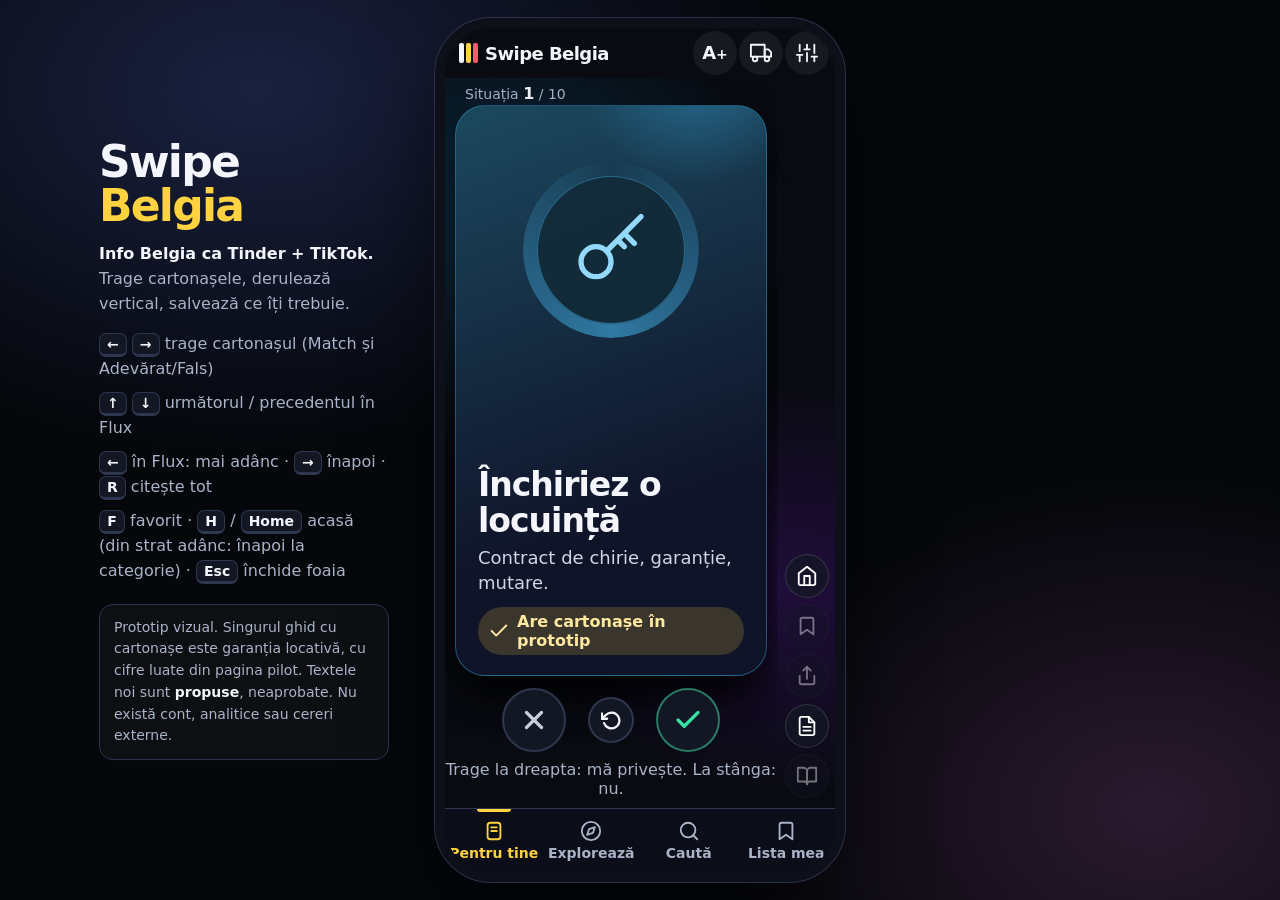
<file: versions/index.v5.html>
<!doctype html><html lang="ro"><head><meta charset="utf-8"><meta name="viewport" content="width=device-width,initial-scale=1,viewport-fit=cover"><meta name="color-scheme" content="dark"><meta name="theme-color" content="#090b11"><title>Swipe Belgia — prototip vizual</title><style>
:root{
 --bg:#090b11;--s1:#131724;--s2:#1b2132;--s3:#262d42;--tx:#f4f6fb;--mu:#aab3c8;--ln:#2e3650;
 --yel:#ffd23f;--red:#ff5a6b;--grn:#37e3a4;--blu:#62adff;--vio:#b49cff;--gry:#9099ae;
 --hue:210;--r:22px;--tabh:64px;
 font-family:system-ui,-apple-system,"Segoe UI",Roboto,"Helvetica Neue",Arial,sans-serif;
}
*{box-sizing:border-box;-webkit-tap-highlight-color:transparent}
html,body{margin:0;height:100%;background:#05070b;color:var(--tx);overflow:hidden}
button{font:inherit;color:inherit;background:none;border:0;padding:0;cursor:pointer}
button:disabled{cursor:default}
h1,h2,h3,p{margin:0}
:focus-visible{outline:3px solid #fff;outline-offset:2px;box-shadow:0 0 0 6px #000}
.vh{position:absolute!important;width:1px;height:1px;overflow:hidden;clip:rect(0 0 0 0);white-space:nowrap}
.ic{width:22px;height:22px;fill:none;stroke:currentColor;stroke-width:2;stroke-linecap:round;stroke-linejoin:round;flex:none}
.ic.fill{fill:currentColor}
/* ---------- scena desktop ---------- */
#stage{position:fixed;inset:0;display:flex;align-items:center;justify-content:center;
 background:radial-gradient(900px 600px at 20% 10%,#1a2140 0,transparent 60%),radial-gradient(800px 600px at 90% 90%,#2a1a2e 0,transparent 55%),#05070b}
#side{display:none;color:var(--mu);width:290px;position:absolute;left:calc(50% - 195px - 56px - 290px);top:50%;transform:translateY(-50%);font-size:0.9375rem;line-height:1.55}
#side b{color:var(--tx)}
#side h1{font-size:2.75rem;line-height:1;letter-spacing:-.04em;color:var(--tx);margin-bottom:14px}
#side h1 span{color:var(--yel)}
#side kbd{display:inline-block;min-width:26px;text-align:center;padding:2px 7px;border:1px solid var(--ln);border-bottom-width:3px;border-radius:7px;background:var(--s1);color:var(--tx);font:600 .875rem system-ui}
#side ul{padding:0;list-style:none;margin:16px 0 0;display:grid;gap:9px}
#side .note{margin-top:20px;padding:12px 14px;border:1px solid var(--ln);border-radius:14px;background:rgba(255,255,255,.03);font-size:0.875rem}
#phone{position:relative;width:390px;height:844px;display:flex;flex-direction:column;background:var(--bg);overflow:hidden;
 overflow:clip;border-radius:46px;box-shadow:0 0 0 10px #0d1018,0 0 0 11px #2a3047,0 40px 90px rgba(0,0,0,.6);transform:scale(var(--sc,1));transform-origin:center;isolation:isolate}
@media (min-width:1080px){#side{display:block}}
@media (max-width:520px){
 #stage{display:block}
 #phone{width:100vw;height:100vh;height:100dvh;border-radius:0;box-shadow:none;transform:none}
}
/* ---------- bară sus ---------- */
#top{height:56px;flex:none;display:flex;align-items:center;gap:6px;padding:0 10px 0 16px;position:relative;z-index:5}
#logo{display:flex;align-items:center;gap:9px;font-weight:900;font-size:1.1875rem;letter-spacing:-.03em;flex:1}
#logo i{display:grid;grid-template-columns:repeat(3,5px);gap:2px;height:20px}
#logo i b{border-radius:2px}#logo i b:nth-child(1){background:#f4f6fb}#logo i b:nth-child(2){background:var(--yel)}#logo i b:nth-child(3){background:var(--red)}
.tb{width:44px;height:44px;border-radius:50%;display:grid;place-items:center;color:var(--tx);background:rgba(255,255,255,.06);transition:background .2s}
.tb:hover{background:rgba(255,255,255,.14)}
#banner{flex:none;margin:0 12px 6px;padding:6px 10px;border-radius:10px;background:rgba(255,210,63,.1);border:1px solid rgba(255,210,63,.35);color:#ffe9a0;font-size:0.875rem;line-height:1.3;display:flex;gap:7px;align-items:center;position:relative;z-index:5}
#banner:before{content:"";width:7px;height:7px;border-radius:50%;background:var(--yel);flex:none}
/* ---------- vederi ---------- */
#main{position:relative;flex:1;min-height:0}
.view{position:absolute;inset:0;overflow:hidden}
.view[hidden]{display:none!important}
#aurora{position:absolute;inset:0;pointer-events:none;z-index:0;opacity:.9;
 background:radial-gradient(420px 320px at 15% 20%,hsl(var(--hue) 80% 45% /.30),transparent 70%),radial-gradient(380px 300px at 90% 70%,hsl(calc(var(--hue) + 70) 80% 50% /.22),transparent 70%);transition:background .6s}
#tabs{height:calc(var(--tabh) + env(safe-area-inset-bottom,0px));flex:none;display:grid;grid-template-columns:repeat(4,1fr);border-top:1px solid var(--ln);background:rgba(12,15,24,.96);padding-bottom:env(safe-area-inset-bottom,0px);position:relative;z-index:5}
.tab{display:flex;flex-direction:column;align-items:center;justify-content:center;gap:3px;font-size:0.875rem;font-weight:700;color:var(--mu);position:relative;min-height:44px}
.tab[aria-selected=true]{color:var(--yel)}
.tab[aria-selected=true]:before{content:"";position:absolute;top:0;width:34px;height:3px;border-radius:0 0 4px 4px;background:var(--yel)}
.tab .bd{position:absolute;top:6px;left:calc(50% + 6px);min-width:17px;height:17px;border-radius:9px;background:var(--red);color:#fff;font-size:0.875rem;display:grid;place-items:center;padding:0 4px}
.tab .bd:empty{display:none}
/* ---------- MATCH ---------- */
#v-match,#v-af{display:flex;flex-direction:column;align-items:center;padding:4px 0 10px}
.dk-head{position:relative;z-index:2;width:100%;padding:2px 20px 8px;display:flex;align-items:center;justify-content:space-between;font-size:0.875rem;color:var(--mu)}
.dk-head b{color:var(--tx);font-size:0.9375rem}
.dots{display:flex;gap:4px}.dots i{width:14px;height:4px;border-radius:3px;background:var(--s3);transition:background .3s}.dots i.on{background:var(--yel)}
.deck{position:relative;z-index:2;width:330px;flex:1;min-height:0;margin:0 auto}
.sc{position:absolute;inset:0 0 6px;touch-action:none;user-select:none;-webkit-user-select:none;will-change:transform;cursor:grab}
.sc.d1{pointer-events:none}.sc:active{cursor:grabbing}
.sc-in{position:absolute;inset:0;border-radius:30px;overflow:hidden;background:linear-gradient(160deg,hsl(var(--h) 55% 24%),hsl(calc(var(--h) + 30) 45% 11%) 70%);border:1px solid hsl(var(--h) 60% 45% /.55);box-shadow:0 18px 40px rgba(0,0,0,.45);display:flex;flex-direction:column;padding:22px 22px 20px;transform:perspective(800px) rotateX(var(--rx,0deg)) rotateY(var(--ry,0deg));transition:transform .15s}
.sc-in:before{content:"";position:absolute;inset:-30% -20% auto auto;width:260px;height:260px;border-radius:50%;background:radial-gradient(circle,hsl(var(--h) 90% 60% /.38),transparent 65%)}
.sc .glyph{position:relative;margin:34px auto 0;width:176px;height:176px;display:grid;place-items:center}
.sc .glyph:before{content:"";position:absolute;inset:0;border-radius:50%;background:conic-gradient(from 0deg,hsl(var(--h) 90% 62% /.0),hsl(var(--h) 90% 62% /.55),hsl(var(--h) 90% 62% /.0));animation:spin 9s linear infinite;mask:radial-gradient(circle,transparent 58%,#000 60%)}
.sc .glyph:after{content:"";position:absolute;inset:14px;border-radius:50%;background:hsl(var(--h) 50% 14% /.8);border:1px solid hsl(var(--h) 70% 55% /.5)}
.sc .glyph .ic{position:relative;z-index:1;width:80px;height:80px;stroke-width:1.6;color:hsl(var(--h) 95% 78%)}
@keyframes spin{to{transform:rotate(360deg)}}
.sc h2{position:relative;margin-top:auto;font-size:2.0625rem;line-height:1.08;letter-spacing:-.03em;font-weight:900}
.sc .sub{position:relative;margin-top:8px;font-size:0.9062rem;line-height:1.35;color:#cfd6e8}
.sc .gd{position:relative;margin-top:12px;display:inline-flex;align-items:center;gap:7px;font-size:0.875rem;font-weight:700;padding:5px 10px;border-radius:99px;background:rgba(0,0,0,.35);color:#e7ecf8;align-self:flex-start}
.sc .gd.real{background:rgba(255,210,63,.18);color:#ffe9a0}
.stamp{position:absolute;top:30px;z-index:3;padding:6px 12px;border:4px solid;border-radius:12px;font-weight:900;font-size:1.5625rem;letter-spacing:.04em;opacity:0;pointer-events:none;text-transform:uppercase;background:rgba(0,0,0,.25)}
.stamp.yes{left:18px;color:var(--grn);transform:rotate(-14deg)}
.stamp.no{right:18px;color:#c6ccdc;transform:rotate(14deg)}
.stamp.fal{right:18px;color:var(--red);transform:rotate(14deg)}
.acts{position:relative;z-index:2;flex:none;display:flex;align-items:center;justify-content:center;gap:22px;padding-top:6px}
.rb{width:64px;height:64px;border-radius:50%;display:grid;place-items:center;background:var(--s1);border:2px solid var(--ln);transition:transform .15s,background .2s}
.rb:hover{transform:scale(1.07)}.rb:active{transform:scale(.94)}
.rb .ic{width:30px;height:30px;stroke-width:2.6}
.rb.y{color:var(--grn);border-color:rgba(55,227,164,.5)}.rb.n{color:#c6ccdc}.rb.f{color:var(--red);border-color:rgba(255,90,107,.5)}
.rb.sm{width:46px;height:46px}.rb.sm .ic{width:21px;height:21px}
.hint{position:relative;z-index:2;font-size:0.875rem;color:var(--mu);text-align:center;padding:8px 0 0}
/* Match! */
#res{position:absolute;inset:0;z-index:4;overflow-y:auto;padding:6px 18px 18px;background:radial-gradient(420px 320px at 15% 10%,hsl(var(--hue) 80% 45% /.28),transparent 70%),radial-gradient(380px 300px at 90% 60%,hsl(calc(var(--hue) + 70) 80% 50% /.2),transparent 70%),var(--bg)}
#res h2{font-size:2.625rem;font-weight:900;letter-spacing:-.04em;line-height:1;text-align:center;background:linear-gradient(90deg,var(--yel),var(--grn));-webkit-background-clip:text;background-clip:text;color:transparent;padding:4px 0}
#res .lead{text-align:center;color:var(--mu);font-size:0.875rem;margin:4px 0 0}
#const{display:block;width:100%;height:auto;margin:2px 0}
#const .st{animation:tw 4.5s ease-in-out infinite}
@keyframes tw{50%{opacity:.25}}
#const .nd{animation:pop .5s cubic-bezier(.3,1.6,.5,1) both;animation-delay:var(--d);transform-box:fill-box;transform-origin:center}
#const .ln{stroke-dasharray:1;stroke-dashoffset:0;animation:draw .9s ease both;animation-delay:var(--d)}
@keyframes pop{from{transform:scale(0);opacity:0}}
@keyframes draw{from{stroke-dashoffset:1}}
.gl{display:grid;gap:8px;margin-top:8px}
.gi{display:flex;align-items:center;gap:12px;padding:12px 14px;border-radius:16px;background:var(--s1);border:1px solid var(--ln);text-align:left;width:100%}
.gi.real{border-color:rgba(255,210,63,.6);background:linear-gradient(135deg,rgba(255,210,63,.13),var(--s1))}
.gi .t{font-weight:700;font-size:0.875rem;line-height:1.3;flex:1}
.gi .n{display:block;font-weight:500;font-size:0.875rem;color:var(--mu);margin-top:3px}
.btn{display:inline-flex;align-items:center;justify-content:center;gap:8px;min-height:46px;padding:0 20px;border-radius:14px;background:var(--s2);border:1px solid var(--ln);font-weight:800;font-size:0.9062rem}
.btn.pri{background:var(--yel);color:#1b1500;border-color:var(--yel)}
.btn.dng{color:#ffb4bd;border-color:rgba(255,90,107,.5)}
.row{display:flex;gap:10px;flex-wrap:wrap;justify-content:center;margin-top:14px}
/* ---------- FLUX ---------- */
#flux{position:absolute;inset:0;overflow-y:scroll;scroll-snap-type:y mandatory;scrollbar-width:none;overscroll-behavior:contain}
#flux::-webkit-scrollbar{display:none}
.fc{position:relative;height:100%;scroll-snap-align:start;scroll-snap-stop:always;padding:44px 70px 14px 16px;display:flex;flex-direction:column;overflow:hidden;
 background:radial-gradient(360px 300px at 80% 8%,hsl(var(--h) 70% 40% /.30),transparent 70%),linear-gradient(180deg,hsl(var(--h) 35% 11%),var(--bg) 75%)}
.fc-head{margin:0 -56px 8px 0;display:flex;align-items:center;gap:8px}
.chip{display:inline-flex;align-items:center;gap:6px;padding:5px 11px 5px 8px;border-radius:99px;background:hsl(var(--h) 60% 50% /.2);border:1px solid hsl(var(--h) 70% 60% /.5);color:hsl(var(--h) 100% 85%);font-weight:800;font-size:0.875rem;letter-spacing:.06em;text-transform:uppercase}
.chip .ic{width:15px;height:15px}
.fc-n{margin-left:auto;font-size:0.875rem;color:var(--mu);font-weight:700}
.nav{width:36px;height:36px;border-radius:50%;background:rgba(255,255,255,.08);display:grid;place-items:center}
.nav:disabled{opacity:.3}
.nav .ic{width:18px;height:18px}
.fc h2{font-size:1.5625rem;line-height:1.1;letter-spacing:-.03em;font-weight:900;margin:2px 0 10px}
.fc-body{flex:1;min-height:0;position:relative}
.fc-foot{font-size:0.875rem;color:var(--mu);padding-top:6px;line-height:1.35}
.ex{display:inline-block;padding:2px 8px;border-radius:6px;background:var(--yel);color:#1b1500;font-weight:900;font-size:0.875rem;letter-spacing:.05em;text-transform:uppercase}
#prog{position:absolute;top:8px;left:12px;right:12px;display:flex;gap:4px;z-index:6;pointer-events:none}
#prog i{flex:1;height:4px;border-radius:3px;background:rgba(255,255,255,.18);overflow:hidden}
#prog i.on{background:var(--yel)}#prog i.cur{background:#fff}
#side-bar{position:absolute;right:8px;bottom:12px;z-index:6;display:flex;flex-direction:column;align-items:center;gap:7px}
.sb{display:flex;flex-direction:column;align-items:center;gap:2px;font-size:0.875rem;font-weight:800;color:#fff;text-shadow:0 1px 3px #000;min-width:50px}
.sb span.c{width:42px;height:42px;border-radius:50%;display:grid;place-items:center;background:rgba(20,24,38,.78);border:1px solid rgba(255,255,255,.14);backdrop-filter:blur(6px);transition:transform .2s,background .2s}
.sb:active span.c{transform:scale(.9)}
.sb[aria-pressed=true] span.c{background:rgba(255,255,255,.95);color:#111}
.sb.up[aria-pressed=true] span.c{background:var(--grn);color:#04210f;border-color:var(--grn)}
.sb.dn[aria-pressed=true] span.c{background:var(--yel);color:#1b1500;border-color:var(--yel)}
.sb[aria-pressed=true] .ic.fa{fill:currentColor}
.burst{position:absolute;pointer-events:none;z-index:9;width:0;height:0}
.burst .big{position:absolute;left:-52px;top:-52px;width:104px;height:104px;color:var(--red);fill:var(--red);stroke:none;animation:bigh .8s ease both}
.burst .sm{position:absolute;left:-9px;top:-9px;width:18px;height:18px;color:var(--red);fill:var(--red);stroke:none;animation:fly .8s ease-out both}
@keyframes bigh{0%{transform:scale(0)}25%{transform:scale(1.25)}55%{transform:scale(1)}100%{transform:scale(1.1) translateY(-26px);opacity:0}}
@keyframes fly{to{transform:translate(var(--dx),var(--dy)) rotate(var(--rt)) scale(.5);opacity:0}}
/* ---------- tipare ---------- */
.pt{position:absolute;inset:0;display:flex;flex-direction:column;zoom:var(--pk,1)}
.pt-sub{font-size:0.875rem;color:#cdd5e8;line-height:1.35}
/* sumă */
.am-big{font-size:5.375rem;line-height:1;font-weight:900;letter-spacing:-.05em;font-variant-numeric:tabular-nums;color:var(--yel);margin-top:2px;white-space:nowrap}
.am-big small{font-size:2.375rem;margin-left:2px;letter-spacing:0}
.am-lab{font-size:0.875rem;color:#e9edf8;font-weight:700;margin-top:2px}
.am-stage{display:grid;grid-template-columns:1fr 1fr;gap:12px;margin-top:8px}
.am-col{display:flex;flex-direction:column;align-items:center}
.am-col .bx2{height:130px;display:flex;align-items:flex-end;width:100%;border-bottom:2px solid var(--ln);justify-content:center}
.am-col .lb{margin-top:7px;font-size:0.875rem;text-align:center;line-height:1.25;color:var(--mu)}
.am-col .lb b{display:block;color:var(--tx);font-size:0.9375rem}
.stack{display:flex;flex-direction:column-reverse;align-items:center;gap:0;width:100%}
.coin{width:98px;height:34px;border-radius:50%;margin-top:-14px;position:relative;background:radial-gradient(ellipse at 40% 30%,#fff3b0,#ffc531 55%,#c98a00);border:2px solid #8a5d00;box-shadow:0 5px 0 #8a5d00;display:grid;place-items:center;font-weight:900;font-size:0.9375rem;color:#7a5200;line-height:1}
.coin:first-child{margin-top:0}
.stack.b .coin{background:radial-gradient(ellipse at 40% 30%,#dff4ff,#62adff 55%,#2a68b3);border-color:#1b4a85;box-shadow:0 5px 0 #1b4a85;color:#103a6e}
.go .coin{animation:coin .6s cubic-bezier(.4,1.5,.6,1) both;animation-delay:calc(var(--k)*.16s + .2s)}
@keyframes coin{from{transform:translateY(-190px);opacity:0}60%{opacity:1}}
.am-rng{margin-top:12px;display:flex;flex-direction:column;gap:6px}
.am-rng label{font-size:0.875rem;color:var(--mu);display:flex;justify-content:space-between;font-weight:700}
.am-rng label b{color:var(--tx)}
input[type=range]{width:100%;accent-color:var(--yel);height:34px;margin:0;background:transparent}
/* regiuni */
.rg-svg{width:100%;height:auto;max-height:178px;display:block}
.hx{fill:var(--c);opacity:.28;stroke:#0a0d15;stroke-width:2;transition:opacity .3s,transform .3s,filter .3s;cursor:pointer;transform-box:fill-box;transform-origin:center}
.hx.on{opacity:1;filter:drop-shadow(0 0 7px var(--c));transform:translateY(-3px) scale(1.04)}
.go .hx{animation:hxin .55s cubic-bezier(.3,1.4,.5,1) both;animation-delay:calc(var(--i)*55ms)}
@keyframes hxin{from{transform:scale(0);opacity:0}}
.rg-bars{display:grid;gap:5px;margin-top:6px}
.rgb{display:grid;grid-template-columns:96px 1fr 52px;gap:8px;align-items:center;min-height:36px;padding:0 6px;border-radius:10px;font-size:0.875rem;font-weight:700;text-align:left;border:1px solid transparent;transition:background .2s}
.rgb.on{background:rgba(255,255,255,.08);border-color:rgba(255,255,255,.22)}
.rgb .tr{height:13px;border-radius:7px;background:rgba(255,255,255,.08);overflow:hidden}
.rgb .fl{display:block;height:100%;border-radius:7px;background:var(--c);width:var(--w);transform-origin:left}
.go .rgb .fl{animation:grow .8s cubic-bezier(.2,.9,.3,1) both;animation-delay:calc(var(--i)*.12s + .35s)}
@keyframes grow{from{transform:scaleX(0)}}
.rgb em{font-style:normal;text-align:right;font-variant-numeric:tabular-nums}
.rg-det{margin-top:6px;padding:10px 12px;border-radius:14px;background:rgba(255,255,255,.06);font-size:0.875rem;line-height:1.4;min-height:78px}
.rg-det b{font-size:0.9062rem;white-space:nowrap}
/* calendar */
.cal-w{display:flex;justify-content:center;perspective:700px;margin-top:12px}
.cal{width:200px;border-radius:18px;background:#f6f7fb;color:#12151f;overflow:hidden;box-shadow:0 14px 30px rgba(0,0,0,.5),0 0 0 1px rgba(255,255,255,.12);transform-origin:center 30%;transition:transform .22s ease-in}
.cal.fo{transform:rotateX(-88deg)}
.cal.fi{transition:none;transform:rotateX(88deg)}
.cal .bar{height:36px;background:var(--red);color:#fff;display:flex;align-items:center;justify-content:center;font-weight:900;letter-spacing:.14em;text-transform:uppercase;font-size:0.875rem;position:relative}
.cal .bar:before,.cal .bar:after{content:"";position:absolute;top:-7px;width:10px;height:22px;border-radius:6px;background:#2a2f40}
.cal .bar:before{left:38px}.cal .bar:after{right:38px}
.cal .dy{font-size:5.75rem;line-height:1;font-weight:900;text-align:center;letter-spacing:-.05em;padding:6px 0 0;font-variant-numeric:tabular-nums}
.cal .yr{text-align:center;font-weight:800;font-size:1.0625rem;color:#46506b;padding-bottom:4px}
.cal .rn{text-align:center;font-size:0.875rem;font-weight:800;background:#e7eaf3;padding:7px 8px;min-height:34px}
.cal-chips{display:flex;gap:5px;flex-wrap:wrap;justify-content:center;margin-top:10px}
.cc{padding:6px 9px;border-radius:99px;border:1px solid var(--ln);background:var(--s1);font-size:0.875rem;font-weight:800;min-height:36px}
.cc[aria-pressed=true]{background:var(--yel);color:#1b1500;border-color:var(--yel)}
.cal-cd{margin-top:10px;padding:10px 12px;border-radius:14px;background:rgba(255,90,107,.13);border:1px solid rgba(255,90,107,.45);text-align:center;min-height:64px}
.cal-cd b{font-size:1.875rem;letter-spacing:-.03em;font-weight:900;display:block;line-height:1.1}
.cal-cd span{font-size:0.875rem;color:#ffd0d5;line-height:1.3;display:block}
/* ramificare */
.br-seg{display:flex;gap:6px;margin-bottom:8px}
.br-q{font-size:0.9375rem;font-weight:800;line-height:1.25;margin-bottom:10px;min-height:56px}
.doors{display:grid;grid-template-columns:1fr 1fr;gap:8px;perspective:900px;height:190px;position:relative}
.dr{position:relative;border-radius:16px 16px 6px 6px;background:radial-gradient(circle at 50% 120%,var(--glow),#0c0f18 70%);overflow:visible}
.dr .pn{position:absolute;inset:0;border-radius:16px 16px 6px 6px;background:linear-gradient(160deg,#2c3552,#171c2e);border:2px solid #3b4666;display:flex;flex-direction:column;align-items:center;justify-content:center;gap:2px;font-weight:900;font-size:2.125rem;letter-spacing:-.02em;transition:transform .7s cubic-bezier(.3,.9,.3,1),opacity .5s;backface-visibility:hidden}
.dr.dy{--glow:rgba(55,227,164,.7)}.dr.dn{--glow:rgba(255,200,60,.7)}
.dr.dy .pn{transform-origin:left center}.dr.dn .pn{transform-origin:right center}
.dr .pn small{font-size:0.875rem;font-weight:700;color:var(--mu);letter-spacing:0}
.dr .pn:after{content:"";position:absolute;top:50%;width:10px;height:10px;border-radius:50%;background:var(--yel)}
.dr.dy .pn:after{right:12px}.dr.dn .pn:after{left:12px}
.dr .in{position:absolute;inset:0;display:grid;place-items:center;color:#fff;opacity:0;transition:opacity .4s .25s}
.dr.open .in{opacity:1}
.dr .in .ic{width:56px;height:56px;stroke-width:2.2}
.dr.dy .in{color:var(--grn)}.dr.dn .in{color:var(--yel)}
.dr.open.dy .pn{transform:rotateY(-108deg)}.dr.open.dn .pn{transform:rotateY(108deg)}
.dr.dim .pn{filter:brightness(.55)}
.br-out{margin-top:10px;padding:12px 13px;border-radius:14px;background:rgba(255,255,255,.06);font-size:0.875rem;line-height:1.4;min-height:130px}
.br-out b{font-size:0.9375rem;display:block;margin-bottom:3px}
.br-out.ok{background:rgba(55,227,164,.12);border:1px solid rgba(55,227,164,.4)}
.br-out.warn{background:rgba(255,210,63,.12);border:1px solid rgba(255,210,63,.45)}
.rmo .dr .pn{display:none}
/* pași */
.st-w{position:relative;height:244px;flex:none}
.st-w svg{position:absolute;inset:0;width:100%;height:100%;overflow:visible}
.st-p{fill:none;stroke:var(--vio);stroke-width:5;stroke-linecap:round}
.st-p.dsh{stroke-dasharray:2 11;stroke:#6f6a9a}
.go .st-p{stroke-dasharray:1;stroke-dashoffset:0;animation:draw 1s ease both;animation-delay:var(--d)}
.go .st-p.dsh{animation:fade .6s ease both;stroke-dasharray:2 11}
@keyframes fade{from{opacity:0}}
.nd2{position:absolute;display:flex;align-items:center;gap:9px;width:78%;text-align:left;transform:translateY(-50%);padding:0;min-height:44px}
.nd2.r{flex-direction:row-reverse;text-align:right}
.nd2 .no{flex:none;width:46px;height:46px;border-radius:50%;display:grid;place-items:center;font-weight:900;font-size:1.1875rem;background:var(--vio);color:#190f3a;border:3px solid #fff2;box-shadow:0 0 0 0 rgba(180,156,255,.6)}
.nd2.x .no{background:var(--s2);color:var(--vio);border:2px dashed var(--vio)}
.go .nd2 .no{animation:lit .6s ease both;animation-delay:var(--d)}
@keyframes lit{from{background:var(--s3);color:var(--s3);box-shadow:none;transform:scale(.7)}60%{box-shadow:0 0 0 14px rgba(180,156,255,0)}}
.nd2 .tt{font-weight:800;font-size:0.875rem;line-height:1.25}
.nd2[aria-pressed=true] .no{outline:3px solid #fff;outline-offset:2px}
.st-det{margin-top:6px;padding:10px 12px;border-radius:14px;background:rgba(255,255,255,.06);font-size:0.875rem;line-height:1.4;flex:1;min-height:0;overflow:auto}
/* capcană */
.tp-w{display:flex;flex-direction:column;gap:0}
.hz{height:38px;background:repeating-linear-gradient(-45deg,#ffd23f 0 16px,#14110a 16px 32px);border-radius:4px;background-size:45px 45px;animation:hzs 2.2s linear infinite}
@keyframes hzs{to{background-position:45px 0}}
.go .hz.t{animation:hzin .6s ease-out both,hzs 2.2s linear .6s infinite}
.go .hz.bt{animation:hzin2 .6s ease-out both,hzs 2.2s linear .6s infinite reverse}
@keyframes hzin{from{transform:translateX(-120%)}}
@keyframes hzin2{from{transform:translateX(120%)}}
.tp-c{margin:-2px 6px;padding:22px 18px 20px;border-radius:6px 6px 18px 18px;background:#1b1710;border:2px solid #ffd23f;border-top:0;border-bottom:0}
.go .tp-c.shk{animation:shk .9s ease .55s both}
@keyframes shk{20%{transform:translateX(-7px) rotate(-.6deg)}50%{transform:translateX(6px) rotate(.5deg)}80%{transform:translateX(-3px)}}
.tp-c .ic{width:46px;height:46px;color:var(--yel)}
.tp-c h3{font-size:1.4375rem;line-height:1.15;margin:6px 0 8px;font-weight:900;color:var(--yel)}
.tp-c p{font-size:0.9688rem;line-height:1.5;color:#f1ead0}
.tp-t{display:flex;gap:8px;margin-bottom:12px}
/* acte */
.dc-fan{position:relative;height:250px;margin-top:2px}
.dcard{position:absolute;left:50%;bottom:6px;width:124px;height:172px;margin-left:-62px;border-radius:14px;background:#f7f4ea;color:#17181f;padding:11px 10px;transform-origin:50% 130%;transform:rotate(calc(var(--a)*1deg)) translateY(var(--y,0px));box-shadow:0 8px 20px rgba(0,0,0,.45);text-align:left;display:flex;flex-direction:column;gap:4px;border:0;transition:transform .3s}
.dcard:before{content:"";position:absolute;left:0;top:0;bottom:0;width:6px;border-radius:14px 0 0 14px;background:hsl(var(--k) 75% 55%)}
.dcard .w{font-size:0.875rem;font-weight:900;letter-spacing:.08em;text-transform:uppercase;color:hsl(var(--k) 60% 32%);padding-left:5px}
.dcard .t{font-size:0.875rem;font-weight:800;line-height:1.25;padding-left:5px}
.dcard.sel{--y:-22px;z-index:20}
.go .dcard{animation:fan .8s cubic-bezier(.3,1.2,.4,1) both;animation-delay:calc(var(--i)*.07s + .15s)}
@keyframes fan{from{transform:rotate(0) translateY(0)}}
.dc-det{padding:10px 12px;border-radius:14px;background:rgba(255,255,255,.07);font-size:0.875rem;line-height:1.4;min-height:84px}
.dc-det b{display:block;font-size:0.875rem;margin-bottom:2px}
/* ce faci acum */
.ring-w{display:flex;align-items:center;gap:12px;margin-bottom:6px}
.ring{width:72px;height:72px;flex:none;position:relative}
.ring svg{width:72px;height:72px;transform:rotate(-90deg)}
.ring circle{fill:none;stroke-width:8;stroke-linecap:round}
.ring .bg{stroke:var(--s3)}.ring .fg{stroke:var(--grn);transition:stroke-dashoffset .6s cubic-bezier(.3,.9,.3,1)}
.ring b{position:absolute;inset:0;display:grid;place-items:center;font-size:1rem;font-weight:900}
.ck{display:grid;gap:6px}
.ck button{display:flex;align-items:center;gap:10px;padding:8px 10px;border-radius:12px;background:rgba(255,255,255,.06);border:1px solid var(--ln);text-align:left;font-size:0.875rem;line-height:1.3;font-weight:700;min-height:44px}
.ck button .bx{width:24px;height:24px;border-radius:7px;border:2px solid var(--mu);flex:none;display:grid;place-items:center;color:transparent}
.ck button[aria-pressed=true]{background:rgba(55,227,164,.12);border-color:rgba(55,227,164,.5)}
.ck button[aria-pressed=true] .bx{background:var(--grn);border-color:var(--grn);color:#04210f}
.ck .bx .ic{width:15px;height:15px;stroke-width:3.5}
.lk{display:grid;grid-template-columns:1fr 1fr;gap:5px;margin-top:8px}
.lk h4{grid-column:1/-1;margin:4px 0 0;font-size:0.875rem;letter-spacing:.07em;text-transform:uppercase;color:var(--mu)}
.lk a{display:flex;align-items:center;gap:6px;padding:6px 8px;border-radius:10px;background:rgba(98,173,255,.13);border:1px solid rgba(98,173,255,.4);color:#cfe5ff;font-size:0.875rem;font-weight:700;text-decoration:none;min-height:40px;line-height:1.2}
.lk a .ic{width:14px;height:14px}
/* ---------- foi ---------- */
#scrim{position:absolute;inset:0;background:rgba(0,0,0,.6);z-index:20;opacity:0;pointer-events:none;transition:opacity .25s}
#scrim.on{opacity:1;pointer-events:auto}
.sheet{position:absolute;left:0;right:0;bottom:0;max-height:88%;z-index:21;background:var(--s1);border-radius:26px 26px 0 0;border-top:1px solid var(--ln);transform:translateY(105%);transition:transform .35s cubic-bezier(.2,.9,.3,1),visibility 0s .35s;display:flex;flex-direction:column;visibility:hidden}
.sheet.on{transform:none;visibility:visible;transition-delay:0s}
.sh-h{display:flex;align-items:center;gap:8px;padding:14px 16px 8px}
.sh-h:before{content:"";position:absolute;top:7px;left:50%;margin-left:-20px;width:40px;height:4px;border-radius:3px;background:var(--s3)}
.sh-h h3{flex:1;font-size:1.125rem;font-weight:900;letter-spacing:-.02em}
.sh-b{padding:4px 16px 18px;overflow-y:auto;font-size:0.875rem;line-height:1.45}
.q{margin:0 0 10px;padding:12px 14px;border-left:4px solid var(--yel);background:rgba(255,210,63,.08);border-radius:0 12px 12px 0;font-size:0.875rem;line-height:1.45}
.q cite{display:block;font-style:normal;font-size:0.875rem;color:var(--mu);margin-top:6px}
.q cite a{color:#cfe5ff}
.vf{display:inline-flex;gap:6px;align-items:center;padding:4px 10px;border-radius:99px;background:rgba(55,227,164,.14);border:1px solid rgba(55,227,164,.4);color:#b5f5dc;font-size:0.875rem;font-weight:800;margin-bottom:10px}
.srch{display:flex;align-items:center;gap:8px;padding:0 14px;height:50px;border-radius:16px;background:var(--bg);border:2px solid var(--ln)}
.srch:focus-within{border-color:var(--yel)}
.srch input{flex:1;min-width:0;background:none;border:0;color:var(--tx);font:inherit;font-size:1rem;outline:0;height:100%}
.chips{display:flex;gap:7px;flex-wrap:wrap;margin:10px 0}
.sg{padding:7px 12px;border-radius:99px;background:var(--s2);border:1px solid var(--ln);font-size:0.875rem;font-weight:700;min-height:36px}
.rs h4{margin:12px 0 6px;font-size:0.875rem;letter-spacing:.07em;text-transform:uppercase;color:var(--mu)}
.rs button.ri{display:flex;width:100%;gap:10px;align-items:center;text-align:left;padding:11px 12px;border-radius:14px;background:var(--bg);border:1px solid var(--ln);margin-bottom:6px;font-weight:700;font-size:0.875rem;line-height:1.3;min-height:48px}
.rs button.ri small{display:block;color:var(--mu);font-weight:500;font-size:0.875rem;margin-top:2px}
.rs mark{background:rgba(255,210,63,.35);color:#fff;border-radius:3px}
.mi{display:flex;align-items:center;justify-content:space-between;gap:12px;padding:12px 0;border-bottom:1px solid var(--ln)}
.mi small{display:block;color:var(--mu);font-size:0.875rem;margin-top:2px;line-height:1.35}
.sw{width:50px;height:30px;border-radius:15px;background:var(--s3);position:relative;flex:none;transition:background .2s}
.sw:after{content:"";position:absolute;top:3px;left:3px;width:24px;height:24px;border-radius:50%;background:#fff;transition:transform .2s}
.sw[aria-checked=true]{background:var(--grn)}.sw[aria-checked=true]:after{transform:translateX(20px)}
#shareprev{width:100%;border-radius:14px;display:block;margin-bottom:12px;max-height:300px;object-fit:contain;background:#000}
/* toast */
#toast{position:absolute;left:50%;bottom:calc(var(--tabh) + 16px);transform:translate(-50%,20px);background:#fff;color:#10131c;padding:10px 16px;border-radius:14px;font-weight:700;font-size:0.875rem;z-index:40;opacity:0;pointer-events:none;transition:opacity .25s,transform .25s;max-width:340px;text-align:center;box-shadow:0 8px 24px rgba(0,0,0,.5)}
#toast.on{opacity:1;transform:translate(-50%,0)}
/* cabină */
#cab{position:absolute;inset:0;z-index:30;background:#05070b;display:flex;flex-direction:column;padding:16px;visibility:hidden;opacity:0;transition:opacity .25s}
#cab.on{visibility:visible;opacity:1}
#cab .ch{display:flex;align-items:center;justify-content:space-between;gap:8px;color:var(--mu);font-weight:800;font-size:0.875rem}
#cab .cb{flex:1;display:flex;flex-direction:column;justify-content:center;gap:12px;text-align:left;cursor:pointer;width:100%;padding:8px 2px}
#cab .big{font-size:5.25rem;font-weight:900;letter-spacing:-.05em;line-height:1;color:var(--yel);word-break:break-word}
#cab .ti{font-size:2.125rem;font-weight:900;line-height:1.1;letter-spacing:-.02em}
#cab .su{font-size:1.4375rem;line-height:1.3;color:#d9deec;font-weight:600}
#cab .msg{font-size:0.9375rem;line-height:1.4;padding:11px 13px;border-radius:12px;background:rgba(255,210,63,.1);border:1px solid rgba(255,210,63,.4);color:#ffe9a0}
#cab .cbt{display:grid;grid-template-columns:1fr 1fr;gap:10px}
#cab .cbt .btn{min-height:68px;font-size:1.25rem;border-radius:18px}
#cab .cbt .full{grid-column:1/-1}
#cab.speaking .big{animation:glow 1.6s ease-in-out infinite}
@keyframes glow{50%{text-shadow:0 0 28px rgba(255,210,63,.6)}}
/* lista */
#v-lista{overflow-y:auto;padding:6px 16px 20px}
#v-lista h2{font-size:1.625rem;font-weight:900;letter-spacing:-.03em}
.coll{display:flex;align-items:center;gap:14px;margin:10px 0 4px;padding:12px 14px;border-radius:16px;background:var(--s1);border:1px solid var(--ln)}
.coll .sg2{display:flex;gap:4px;margin-top:6px}.coll .sg2 i{width:20px;height:6px;border-radius:3px;background:var(--s3)}.coll .sg2 i.on{background:var(--grn)}
.ls h3{font-size:0.875rem;letter-spacing:.07em;text-transform:uppercase;color:var(--mu);margin:16px 0 8px;display:flex;align-items:center;gap:6px}
.li{display:flex;align-items:center;gap:6px;margin-bottom:7px}
.li .ri{flex:1;display:flex;align-items:center;gap:10px;padding:11px 12px;border-radius:14px;background:var(--s1);border:1px solid var(--ln);text-align:left;font-weight:700;font-size:0.875rem;line-height:1.3;min-height:52px}
.li .ri .ic{color:var(--yel)}
.li .x{width:44px;height:44px;border-radius:50%;display:grid;place-items:center;color:var(--mu)}
.em{padding:14px;border:1px dashed var(--ln);border-radius:14px;color:var(--mu);font-size:0.875rem;line-height:1.4}
.sit{display:flex;gap:6px;flex-wrap:wrap}
.sit span{padding:5px 10px;border-radius:99px;background:var(--s2);font-size:0.875rem;font-weight:700;border:1px solid var(--ln)}
/* adevărat/fals feedback */
#flux{user-select:none;-webkit-user-select:none}
#af-fb{position:absolute;left:0;right:0;bottom:0;z-index:8;padding:16px 18px 18px;border-radius:26px 26px 0 0;background:var(--s1);border-top:3px solid var(--grn);transform:translateY(110%);transition:transform .35s cubic-bezier(.2,.9,.3,1),visibility 0s .35s;visibility:hidden}
#af-fb.on{transform:none;visibility:visible;transition-delay:0s}
#af-fb.bad{border-top-color:var(--red)}
#af-fb h3{font-size:1.375rem;font-weight:900;display:flex;align-items:center;gap:8px}
#af-fb p{font-size:0.875rem;line-height:1.45;margin:6px 0 10px;color:#dfe5f4}
/* prefers-reduced-motion */
@media (prefers-reduced-motion:reduce){*,*:before,*:after{animation:none!important;transition:none!important;scroll-behavior:auto!important}}
html.rm *,html.rm *:before,html.rm *:after{animation:none!important;transition:none!important;scroll-behavior:auto!important}
@media (max-height:700px) and (max-width:520px){.sc .glyph{width:110px;height:110px;margin-top:10px}.sc .glyph .ic{width:52px;height:52px}.am-big{font-size:3.875rem}}

.coin .cv{opacity:0;font-style:normal}.stack .coin:last-child .cv{opacity:1}
.am-col .stack.b .coin{width:98px}
.cal-cd.wait{visibility:hidden}
.dc-ctl{display:flex;gap:8px;margin-top:8px}.dc-ctl .cc{flex:1;justify-content:center}
.srch input:focus-visible{outline:0;box-shadow:none}
.rmb{padding:8px 0}.rmb+.rmb{border-top:1px solid rgba(255,255,255,.15)}

@media (max-height:800px){
 :root{--tabh:56px}
 #top{height:48px}.tb{width:40px;height:40px}
 #banner{padding:4px 9px;margin-bottom:4px;font-size:0.875rem;line-height:1.25}
 .fc{padding-top:34px}.fc-head{margin-bottom:4px}.fc h2{font-size:1.375rem;margin:0 0 6px}
 .sc .glyph{width:132px;height:132px;margin-top:16px}.sc .glyph .ic{width:60px;height:60px}.sc h2{font-size:1.75rem}
 .dk-head{padding-bottom:4px}.rb{width:56px;height:56px}.hint{padding-top:4px;font-size:0.875rem}
 .sb span.c{width:38px;height:38px}#side-bar{gap:4px}
}
@media (max-height:690px){
 .fc-foot{display:none}
 .sc .glyph{width:96px;height:96px;margin-top:6px}.sc .glyph .ic{width:44px;height:44px}.sc h2{font-size:1.5625rem}.sc .sub{font-size:0.875rem}
 .hint{display:none}
}
#flux{touch-action:pan-y}
/* ===== v2: straturi (segmente, sub-cartonașe, citește tot), taburi noi ===== */
.fc{padding-top:60px}
#segs{position:absolute;top:3px;left:8px;right:8px;z-index:7;display:flex;gap:4px}
.sg3{flex:1;min-width:0;min-height:34px;padding:3px 0 0;display:flex;flex-direction:column;gap:3px;align-items:stretch;font-size:0.875rem;font-weight:800;color:var(--mu);letter-spacing:0}
.sg3 .bar{display:block;height:5px;border-radius:3px;background:rgba(255,255,255,.2);overflow:hidden;transition:box-shadow .2s}
.sg3 .bar i{display:block;height:100%;width:0;background:var(--yel);border-radius:3px;transition:width .5s cubic-bezier(.3,.9,.3,1)}
.sg3.full .bar i{background:var(--grn)}
.sg3 .lb{display:block;text-align:center;white-space:nowrap;overflow:hidden}
.sg3.cur{color:#fff}.sg3.cur .bar{box-shadow:0 0 0 1.5px #fff}
.sg3:hover .lb{color:#fff}
#cnt{position:absolute;top:38px;left:16px;right:72px;z-index:6;display:flex;align-items:center;justify-content:space-between;gap:8px;font-size:0.875rem;font-weight:800;color:#dfe5f4;pointer-events:none;height:20px}
#cnt .mini{pointer-events:auto;min-height:26px;padding:0 10px;border-radius:99px;border:1px solid rgba(255,255,255,.3);background:rgba(255,255,255,.1);font-size:0.875rem;font-weight:800}
#cnt .mini[hidden]{display:none}
.fc-act{display:flex;gap:8px;margin-top:8px;flex:none;flex-wrap:wrap}
.pill{display:inline-flex;align-items:center;gap:6px;min-height:42px;padding:0 14px;border-radius:99px;background:rgba(255,255,255,.1);border:1px solid rgba(255,255,255,.22);font-size:0.875rem;font-weight:800;color:#fff}
.pill .ic{width:17px;height:17px}
.pill.deep{background:hsl(var(--h) 70% 48%/.28);border-color:hsl(var(--h) 85% 68%/.75);color:hsl(var(--h) 100% 92%)}
.pill.deep span{display:inline-block;animation:deepP 2.6s ease-in-out infinite}
@keyframes deepP{0%,60%,100%{transform:none}75%{transform:translateX(-4px)}88%{transform:translateX(3px)}}
.fc.nudge{animation:nud 1.05s ease both}
@keyframes nud{25%,55%{transform:translateX(-30px)}100%{transform:none}}
#sub{position:absolute;inset:0;z-index:4;background:var(--bg);transform:translateX(104%);visibility:hidden;pointer-events:none;box-shadow:-18px 0 30px rgba(0,0,0,.55);transition:transform .34s cubic-bezier(.2,.9,.3,1),visibility 0s .34s}
#sub.on{transform:none;visibility:visible;pointer-events:auto;transition-delay:0s}
#subf{position:absolute;inset:0;overflow-y:scroll;scroll-snap-type:y mandatory;scrollbar-width:none;overscroll-behavior:contain;touch-action:pan-y;user-select:none;-webkit-user-select:none;outline:0}
#subf::-webkit-scrollbar{display:none}
.fc.sm{padding:68px 74px 20px 26px}
.fc.sm:before{content:"";position:absolute;inset:56px 62px 8px 10px;border-radius:28px;border:1px solid hsl(var(--h) 65% 58%/.42);background:rgba(4,6,12,.38);box-shadow:inset 0 0 40px hsl(var(--h) 70% 40%/.12);pointer-events:none}
.fc.sm>*{position:relative}
.fc.sm .fc-head{margin:0 -50px 6px 0}
.fc.sm h2{font-size:1.375rem}
.fc.sm .fc-foot{font-size:0.875rem}
.fc.sm .pt-sub{font-size:0.875rem}
#flux[inert]{pointer-events:none}
/* tipare noi */
.rd-hero{display:flex;align-items:center;gap:10px;flex-wrap:wrap;margin:8px 0 2px}
.rd-n{font-size:5.75rem;line-height:.9;font-weight:900;color:var(--yel);letter-spacing:-.05em;font-variant-numeric:tabular-nums}
.rd-u{font-size:1.0625rem;font-weight:800;max-width:130px;line-height:1.15}
.rd-c{font-style:normal;padding:5px 11px;border-radius:99px;background:hsl(var(--h) 60% 45%/.3);border:1px solid hsl(var(--h) 75% 65%/.65);font-size:0.875rem;font-weight:800;color:hsl(var(--h) 100% 90%)}
.rd-list{display:flex;flex-direction:column;gap:10px;margin-top:12px;overflow-y:auto;flex:1;min-height:0;padding-right:2px}
.rd-s{font-size:0.9375rem;line-height:1.5;padding:3px 0 3px 12px;border-left:4px solid hsl(var(--h) 80% 62%);color:#f1f4fb}
.go .rd-s{animation:rdin .6s cubic-bezier(.2,.9,.3,1) both;animation-delay:calc(var(--i)*.6s + .25s)}
@keyframes rdin{from{opacity:0;transform:translateX(22px);border-left-color:#fff}}
.rd-lit{margin:8px 0 0;padding:9px 12px;border-left:4px solid var(--yel);background:rgba(255,210,63,.09);border-radius:0 12px 12px 0;font-size:0.875rem;line-height:1.4;flex:none}
.rd-lit cite{display:block;font-style:normal;font-size:0.875rem;color:var(--mu);margin-top:4px}
.tbl{display:flex;flex-direction:column;gap:6px;margin-top:10px;flex:1;min-height:0;overflow-y:auto}
.tb-r{display:grid;grid-template-columns:var(--tc);gap:6px;align-items:center;padding:10px 9px;border-radius:12px;background:rgba(255,255,255,.08);font-size:0.875rem;line-height:1.3;font-weight:700;color:inherit;text-decoration:none;overflow-wrap:anywhere}
.tb-r.hd{background:none;font-size:0.875rem;text-transform:uppercase;letter-spacing:0;color:var(--mu);padding-bottom:0;padding-top:0}
.tbl .cn{font-variant-numeric:tabular-nums;color:var(--yel)}
.go .tb-r:not(.hd){animation:rin .5s cubic-bezier(.2,.9,.3,1) both;animation-delay:calc(var(--i)*.1s + .15s)}
@keyframes rin{from{opacity:0;transform:translateY(18px)}}
.tbl.stk .tb-r{display:block;font-weight:600}
.tbl.stk .tb-r span{display:block;font-size:0.875rem;color:#dfe5f4;margin-top:2px}
.tbl.stk .tb-r .k{font-size:0.875rem;font-weight:800;color:#fff;margin-top:0}
.tbl.stk em{font-style:normal;color:var(--mu);font-size:0.875rem;text-transform:uppercase;letter-spacing:.05em}
a.tb-r{position:relative;padding-right:36px;border:1px solid rgba(98,173,255,.4);background:rgba(98,173,255,.1)}
a.tb-r .ic{position:absolute;right:10px;top:12px;width:16px;height:16px;color:#cfe5ff}
.tb-ft{margin-top:8px;font-size:0.875rem;font-weight:700;color:#e9edf8;line-height:1.35;flex:none}
.nw-full{font-size:0.875rem;color:var(--mu);margin-top:8px;line-height:1.4;overflow-y:auto}
.dc-ctl.one{display:none}
/* Explorează */
#v-explore,#v-search{overflow-y:auto;padding:6px 16px 22px}
#v-explore h2,#v-search h2{font-size:1.625rem;font-weight:900;letter-spacing:-.03em;margin-bottom:2px}
#v-explore h3{font-size:0.875rem;letter-spacing:.07em;text-transform:uppercase;color:var(--mu);margin:18px 0 4px}
.mu{color:var(--mu);font-size:0.875rem;line-height:1.4;margin:2px 0 10px}
.mu b{color:#ffe9a0}
.dom{display:grid;grid-template-columns:repeat(3,1fr);gap:8px}
.dt{display:flex;flex-direction:column;align-items:center;gap:4px;padding:11px 6px;border-radius:16px;background:var(--s1);border:1px solid var(--ln);min-height:84px;text-align:center}
.dt b{font-size:0.875rem}.dt small{font-size:0.875rem;color:var(--mu);line-height:1.2}
.dt .ic{color:var(--mu)}
.dt.real{border-color:rgba(255,210,63,.65);background:rgba(255,210,63,.09)}.dt.real .ic{color:var(--yel)}
.dt[aria-expanded=true]{box-shadow:0 0 0 2px #fff}
#dom-det{margin-top:8px}
.gl{display:grid;gap:6px}
.tiles{display:grid;grid-template-columns:1fr 1fr;gap:10px;margin-top:8px}
.tl{display:flex;flex-direction:column;gap:3px;text-align:left;padding:12px;border-radius:18px;min-height:104px;background:radial-gradient(160px 120px at 100% 0,hsl(var(--h) 70% 40%/.38),transparent 70%),var(--s1);border:1px solid hsl(var(--h) 60% 55%/.5);animation:tin .55s cubic-bezier(.2,1.2,.4,1) both;animation-delay:calc(var(--i)*60ms)}
@keyframes tin{from{opacity:0;transform:scale(1.35)}}
.tl .tl-h{display:flex;align-items:center;justify-content:space-between;color:hsl(var(--h) 100% 85%)}
.tl .tl-h em{font-style:normal;font-weight:900;font-size:0.875rem;padding:2px 8px;border-radius:99px;background:hsl(var(--h) 60% 40%/.5)}
.tl b{font-size:0.9062rem;line-height:1.2}.tl small{font-size:0.875rem;color:var(--mu)}
.tl-b{display:block;height:5px;border-radius:3px;background:rgba(255,255,255,.14);overflow:hidden;margin-top:auto}
.tl-b i{display:block;height:100%;background:var(--grn);border-radius:3px}
.rs small.sn{color:#cdd5e8;font-weight:500;margin-top:3px}
.skip{display:block;margin:2px auto 0;font-size:0.875rem;font-weight:700;color:#cfe5ff;text-decoration:underline;min-height:40px;padding:0 10px}
.segl{display:grid;gap:5px;margin-top:8px}
.segl button{display:grid;grid-template-columns:68px 1fr 40px;gap:8px;align-items:center;min-height:36px;padding:0 10px;border-radius:12px;background:var(--s1);border:1px solid var(--ln);font-size:0.875rem;font-weight:700;text-align:left}
.segl em{font-style:normal;text-align:right;color:var(--mu);font-size:0.875rem}
.segl .tl-b{margin:0}
/* Citește tot */
.sheet.tall{height:92%;max-height:92%}
#sh-read .sh-b{flex:1;min-height:0}
.rd-tabs{display:flex;gap:6px;padding:0 16px 8px}
.rd-tabs button{flex:1;min-height:42px;border-radius:99px;border:1px solid var(--ln);background:var(--s2);font-size:0.875rem;font-weight:800}
.rd-tabs button[aria-pressed=true]{background:var(--yel);color:#1b1500;border-color:var(--yel)}
.rl-sec h3{font-size:1.1875rem;margin:16px 0 6px;letter-spacing:-.02em}
.rl-sec h4{font-size:0.9062rem;margin:12px 0 4px;color:var(--yel);line-height:1.3}
.rl-sec p{margin:0 0 8px;font-size:0.875rem;line-height:1.5}
.rl-k{font-size:0.875rem!important;letter-spacing:.07em;text-transform:uppercase;color:var(--mu);margin:12px 0 4px!important;font-weight:800}
.rl-s{font-size:0.875rem!important;color:var(--mu);overflow-wrap:anywhere}
.rl-sec a{color:#cfe5ff;overflow-wrap:anywhere}
.rl-t{width:100%;border-collapse:collapse;font-size:0.875rem;margin:6px 0}
.rl-t th,.rl-t td{padding:6px 5px;border-bottom:1px solid var(--ln);text-align:right;font-variant-numeric:tabular-nums}
.rl-t th:first-child,.rl-t td:first-child{text-align:left}
.rl-t th{font-size:0.875rem;color:var(--mu);font-weight:800}
.rl-u{padding-left:18px;font-size:0.875rem;line-height:1.45;margin:0 0 8px;overflow-wrap:anywhere}
.rl-u li{margin-bottom:6px}
.rl-note{font-size:0.875rem!important;color:var(--mu);margin-top:14px!important}
.rd-link{width:100%;margin-top:6px;text-decoration:none;color:#1b1500}
@media (max-height:800px){.fc{padding-top:56px}.fc.sm{padding-top:64px}.fc.sm:before{inset:52px 62px 6px 10px}#cnt{top:36px}.pill{min-height:40px}}
@media (max-height:690px){.fc-act{margin-top:4px}.rd-n{font-size:4rem}.dom .dt{min-height:70px}}
#flux,#subf{isolation:isolate}
.tbl.grd .tb-r{font-size:0.875rem}
.tb-r.hd{overflow-wrap:normal;font-size:0.875rem}
.lk{color:#cfe5ff;overflow-wrap:anywhere;font-size:0.875rem}
#flux *,#subf *{touch-action:pan-y}
/* ===== v3: LIZIBILITATE pe mobil =====
   Scară tipografică cu variabile CSS, în rem (urmează setarea de mărire a textului din telefon + treapta A−/A+).
   Praguri: corp cartonaș ≥18px, „Citește tot” ≥17px (line-height 1.5), citate/surse ≥16px, etichete/butoane/segmente/tab-uri ≥14px,
   banner ≥13px (singura excepție), zone de atingere ≥44px. Fără zoom/micșorare automată: dacă nu încape, se împarte conținutul. */
:root{--fz:1;--f-lab:.875rem;--f-body:1.125rem;--f-read:1.0625rem;--f-quote:1rem;--f-ban:.8125rem;--f-t:1.625rem;--tap:44px}
html{font-size:calc(100% * var(--fz));-webkit-text-size-adjust:100%;text-size-adjust:100%}
html[data-fz="1"]{--fz:.85}html[data-fz="3"]{--fz:1.15}html[data-fz="4"]{--fz:1.3}
/* --- cadrul aplicației --- */
#top{height:50px;padding:0 6px 0 14px;gap:2px}
.tb{width:var(--tap);height:var(--tap)}
#logo{font-size:1.125rem;white-space:nowrap;gap:7px}
.fzb{font-weight:900;font-size:1.125rem;line-height:1;display:inline-flex;align-items:baseline}.fzb small{font-size:.875rem;font-weight:900}
#banner{font-size:var(--f-ban);line-height:1.25;padding:4px 10px;margin-bottom:4px}
.tab{font-size:var(--f-lab);min-height:var(--tap)}
.tab .bd{font-size:var(--f-lab);min-width:20px;height:20px;border-radius:10px}
@media (max-height:800px){#top{height:50px}.tb{width:var(--tap);height:var(--tap)}#banner{font-size:var(--f-ban);padding:4px 10px;margin-bottom:4px;line-height:1.25}}
/* --- segmente + contor --- */
#segs{top:2px;left:6px;right:6px;gap:3px;overflow-x:auto;scrollbar-width:none}
#segs::-webkit-scrollbar{display:none}
.sg3{flex:1 1 auto;min-width:max-content;min-height:var(--tap);padding:5px 2px 0;font-size:var(--f-lab);gap:3px}
.sg3 .bar{height:6px}
.sg3 .lb{font-size:var(--f-lab);overflow:visible;line-height:1.2}
#cnt{top:46px;left:12px;right:4px;height:var(--tap);font-size:var(--f-lab);font-weight:800;gap:4px}
#cnt .nav,#cnt .mini{pointer-events:auto}
#cnt .mini{min-height:36px;font-size:var(--f-lab)}
#cnt-t{flex:1;min-width:0}
#cnt-n{font-variant-numeric:tabular-nums;color:var(--mu)}
.fc{padding-top:92px}
.fc.sm{padding-top:96px}
.fc.sm:before{inset:88px 62px 6px 10px}
@media (max-height:800px){.fc{padding-top:92px}.fc.sm{padding-top:96px}.fc.sm:before{inset:88px 62px 6px 10px}#cnt{top:46px}}
/* --- antet cartonaș, titlu, acțiuni --- */
.chip{font-size:var(--f-lab);letter-spacing:.03em;padding:5px 12px 5px 9px}
.chip .ic{width:17px;height:17px}
.fc h2,.fc.sm h2{font-size:var(--f-t);line-height:1.12;margin:2px 0 8px}
@media (max-height:800px){.fc h2,.fc.sm h2{font-size:var(--f-t);margin:0 0 6px}.fc-head{margin-bottom:2px}}
.fc-foot,.fc.sm .fc-foot{display:none!important}
.fc-body{overflow-y:auto;overflow-x:hidden;scrollbar-width:thin}
.fc-act{margin-top:6px}
.pill{min-height:var(--tap);font-size:var(--f-lab);padding:0 12px;white-space:nowrap}
.fc-act{flex-wrap:nowrap}
@media (max-height:800px){.pill{min-height:var(--tap)}}
/* bara laterală: doar iconițe, 44px */
#side-bar{right:6px;bottom:8px;gap:4px}
.sb{min-width:var(--tap)}
.sb span.c{width:var(--tap);height:var(--tap)}
@media (max-height:800px){.sb span.c{width:var(--tap);height:var(--tap)}#side-bar{gap:4px}}
/* --- tipare: text de corp 18px --- */
.pt{zoom:1!important}
.pt-sub,.fc.sm .pt-sub{font-size:var(--f-body);line-height:1.3}
.am-lab{font-size:var(--f-body)}
.am-col .lb{font-size:var(--f-lab)}.am-col .lb b{font-size:var(--f-body)}
.coin{font-size:var(--f-lab)}
.am-rng label{font-size:var(--f-quote)}
.rgb{font-size:var(--f-quote);min-height:var(--tap)}
.rg-det{font-size:var(--f-body);line-height:1.35}.rg-det b{font-size:var(--f-body)}
.cal .bar{font-size:var(--f-lab)}.cal .yr{font-size:var(--f-read)}.cal .rn{font-size:var(--f-lab)}
.cc{font-size:var(--f-lab);min-height:var(--tap)}
.cal-cd span{font-size:var(--f-quote)}
.br-q{font-size:var(--f-body);line-height:1.25}
.br-out{font-size:var(--f-body);line-height:1.35}.br-out b{font-size:var(--f-body)}
.dr .pn small{font-size:var(--f-lab)}
.nd2 .tt{font-size:var(--f-body);line-height:1.2}
.st-det{font-size:var(--f-body);line-height:1.35}
.tp-c p{font-size:var(--f-body);line-height:1.4}
.dcard .w{font-size:var(--f-lab)}.dcard .t{font-size:var(--f-quote)}
.dc-det{font-size:var(--f-body);line-height:1.35}.dc-det b{font-size:var(--f-body)}
.ck button{font-size:var(--f-body);line-height:1.25}
.ring b{font-size:var(--f-quote)}
.lk h4{font-size:var(--f-lab)}.lk a{font-size:var(--f-quote);min-height:var(--tap)}
.rd-s{font-size:var(--f-body);line-height:1.4}
.rd-u{font-size:var(--f-body)}.rd-c{font-size:var(--f-lab)}
.rd-lit{font-size:var(--f-quote);line-height:1.4}.rd-lit cite{font-size:var(--f-quote)}
.tb-r{font-size:var(--f-body);line-height:1.3}
.tb-r.hd{font-size:var(--f-lab);overflow-wrap:normal}
.tbl.stk .tb-r span{font-size:var(--f-quote)}.tbl.stk .tb-r .k{font-size:var(--f-body)}.tbl.stk em{font-size:var(--f-lab)}
.tbl.grd .tb-r{font-size:var(--f-quote)}
.tb-ft{font-size:var(--f-body)}.nw-full{font-size:var(--f-body)}
.ex{font-size:var(--f-lab)}
/* --- Match --- */
.dk-head{font-size:var(--f-lab)}.dk-head b{font-size:var(--f-quote)}
.sc .sub{font-size:var(--f-body)}.sc .gd{font-size:var(--f-lab)}
.hint{font-size:var(--f-quote)}
#res .lead{font-size:var(--f-quote)}
.gi .t{font-size:var(--f-read)}.gi .n{font-size:var(--f-lab)}
.btn{font-size:var(--f-quote);min-height:48px}
.rb{min-width:var(--tap)}
/* --- foi, citește tot, căutare, listă, explorează --- */
.sh-b{font-size:var(--f-read);line-height:1.45}
.sh-h h3{font-size:1.25rem}
.q{font-size:var(--f-quote)}.q cite{font-size:var(--f-quote)}
.vf{font-size:var(--f-lab)}
.srch input{font-size:var(--f-read)}
.sg{font-size:var(--f-lab);min-height:var(--tap)}
.rs h4{font-size:var(--f-lab)}
.rs button.ri{font-size:var(--f-read);min-height:var(--tap)}.rs button.ri small{font-size:var(--f-quote)}
.mi small{font-size:var(--f-quote)}
.fzc{display:flex;gap:8px}.fzc .btn{min-width:56px;padding:0 14px;font-size:1.125rem}.fzc .btn:disabled{opacity:.35}
#toast{font-size:var(--f-quote)}
#cab .ch{font-size:var(--f-quote)}#cab .msg{font-size:var(--f-read)}
.ls h3{font-size:var(--f-lab)}
.li .ri{font-size:var(--f-read)}
.em{font-size:var(--f-quote)}
.sit span{font-size:var(--f-lab)}
#v-explore h3{font-size:var(--f-lab)}
.mu{font-size:var(--f-quote)}
.dt b{font-size:var(--f-quote)}.dt small{font-size:var(--f-lab)}
.tl b{font-size:var(--f-read)}.tl small{font-size:var(--f-lab)}.tl .tl-h em{font-size:var(--f-lab)}
.skip{font-size:var(--f-quote)}
.segl button{font-size:var(--f-quote);min-height:var(--tap)}.segl em{font-size:var(--f-lab)}
.rd-tabs button{font-size:var(--f-quote);min-height:var(--tap)}
.rl-sec h3{font-size:1.3rem}.rl-sec h4{font-size:var(--f-read)}
.rl-sec p{font-size:var(--f-read);line-height:1.5}
.rl-k{font-size:var(--f-lab)!important}
.rl-s{font-size:var(--f-quote)!important}
.rl-t{font-size:var(--f-quote)}.rl-t th{font-size:var(--f-lab)}
.rl-u{font-size:var(--f-read);line-height:1.5}
.rl-note{font-size:var(--f-read)!important}
#af-fb p{font-size:var(--f-read)}
#side{font-size:1rem}#side .note{font-size:var(--f-lab)}
.nav{width:var(--tap);height:var(--tap)}
.nav .ic{width:20px;height:20px}
/* ===== v3 (partea 2): tipare reproiectate pentru text mare; două trepte de înălțime ===== */
/* .fc-body este container: „scurt” (<400px, ex. 360×640) ascunde doar decorul și indiciile de interfață; tot textul din pilot rămâne. */
.fc-body{container-type:size;container-name:fb;overflow:hidden}
.pt{gap:6px;overflow:hidden}
.pt-sub{color:#cdd5e8}
/* sumă */
.am-big{font-size:5rem;margin-top:0}.am-big small{font-size:2.25rem}
.am-lab{font-size:var(--f-body);line-height:1.25;margin-top:0}
.am-oth{font-size:var(--f-body);line-height:1.25;color:#e9edf8;font-weight:700}.am-oth b{color:var(--yel)}
.am-stage{margin-top:2px}
.am-col .bx2{height:116px}
.am-rng{margin-top:4px;gap:2px}
.am-rng label{align-items:baseline}
.am-rng input{min-height:var(--tap)}
@container fb (min-height:440px){
 .am-col .bx2{height:130px}
}
/* regiuni */
.rg-svg{max-height:112px;flex:none}
.rg-bars{display:grid;gap:2px;margin-top:2px}
.rgb{grid-template-columns:122px 1fr 60px;gap:8px;min-height:44px;font-size:var(--f-body)}
.rgb em{font-size:var(--f-quote)}
.rg-det{margin-top:4px;line-height:1.3;min-height:0;font-size:var(--f-body)}
.rg-det b{font-size:var(--f-body);white-space:normal}
/* calendar: calendarul la stânga, alegerea datei în coloană */
.cal-row{display:grid;grid-template-columns:132px 1fr;gap:10px;align-items:start}
.cal-w{margin-top:0}
.cal{width:100%}
.cal-chips{flex-direction:column;flex-wrap:nowrap;margin-top:0;gap:4px;justify-content:flex-start}
.cal-chips .cc{width:100%;justify-content:center;min-height:var(--tap);padding:0 6px;font-size:var(--f-lab);text-align:center}
.cal-row{flex:none}
.cal-cd{margin-top:8px;padding:8px 10px}
/* da/nu */
.br-seg{margin-bottom:0}.br-seg .cc{flex:1;min-height:var(--tap);font-size:var(--f-lab)}
.br-q{font-size:var(--f-body);line-height:1.25;min-height:0;margin-bottom:4px}
.doors{height:120px}
.dr .pn{font-size:1.5rem}
/* pași: listă verticală simplă */
.stp{display:grid;gap:4px;margin:0;padding:0;list-style:none;position:static;height:auto}
.stp:before,.stp:after{display:none!important}
.stp li{position:static;display:block;list-style:none}
.nd2,.nd2.r{position:static;transform:none;width:100%;min-height:52px;flex-direction:row;text-align:left;gap:10px;padding:4px 8px 4px 4px;border-radius:14px;background:rgba(255,255,255,.07);border:1px solid var(--ln);align-items:center}
.nd2 .no{width:38px;height:38px;font-size:var(--f-body)}
.nd2 .tt{flex:1}
.go-i{font-size:1.75rem;line-height:1;color:var(--mu);margin-left:auto;flex:none}
/* capcană */
.tp-c{margin:-2px 4px}
.tp-c h3{font-size:1.5rem}
.tp-c p{font-size:var(--f-body);line-height:1.35}
/* acte: foi simple */
.dc-fan{height:auto;display:grid;gap:8px;margin-top:2px}
.dcard{position:relative;left:auto;bottom:auto;margin:0;width:100%;height:auto;min-height:84px;transform:none;display:flex;flex-direction:column;justify-content:center;gap:2px;padding:10px 40px 10px 16px;text-align:left}
.dcard .t{font-size:var(--f-body);line-height:1.2}
.dcard .go-i{position:absolute;right:12px;top:50%;transform:translateY(-50%);color:#555}
.go .dcard{animation:none}
/* bife */
.ring-w{align-items:center}
.ck button{min-height:var(--tap)}
/* text */
.rd-hero{margin:0;gap:10px}
.rd-n{font-size:5rem}
.rd-u{font-size:var(--f-body);max-width:150px}
.rd-list{overflow:hidden;flex:none;margin-top:6px}
.rd-s{font-size:var(--f-body);line-height:1.38}
.rd-lit{font-size:var(--f-quote)}
/* tabele */
.tbl{overflow:hidden;flex:none;gap:4px}
.tb-r{padding:8px 10px;min-height:44px;font-size:var(--f-body)}
.tbl.grd .tb-r{font-size:var(--f-body);grid-template-columns:var(--tc)}
.tbl.grd .tb-r.hd{font-size:var(--f-lab)}
.tbl.stk .tb-r span{font-size:var(--f-body)}
.tbl.stk .tb-r .kv{display:inline}
.tbl.stk .tb-r .kv+.kv:before{content:" · ";color:var(--mu)}
.tbl.stk.blk .tb-r .kv{display:block;margin-top:2px;font-size:var(--f-quote)}
.tbl.stk.blk .tb-r .kv+.kv:before{content:none}
.tbl.stk.blk .tb-r .k{font-size:var(--f-body)}
.tbl.stk.blk .tb-r .kv:nth-of-type(2){font-size:var(--f-body);color:#fff;font-weight:600}
.tbl.src .tb-r .kv{font-size:var(--f-quote)}
.tbl.stk.blk .tb-r .kv em{display:none}
.tbl.stk .tb-r .kv em{font-size:var(--f-lab)}
.tb-ft{margin:2px 0 0;font-size:var(--f-quote);line-height:1.3;color:#e9edf8}
.tp-c.nt{display:flex;gap:10px;align-items:flex-start}
.tp-c.nt>.ic{flex:none;width:32px;height:32px;margin-top:2px}
.tp-c.nt p{margin:0}
@container fb (max-height:439px){
 .pt{gap:4px}
 .tb-r{padding:4px 10px}
 .tp-c.nt>.ic{display:none}
 .tbl.src .tb-r .kv:nth-of-type(2){font-size:var(--f-quote)}
 .rd-s{line-height:1.32}
 .hint{display:none}
 .am-big{font-size:4rem}.am-big small{font-size:1.75rem}
 .am-stage{display:none}
 .rg-svg{display:none}
 .rg-bars{margin-top:0;gap:0}
 .rgb{min-height:44px;padding:0 4px}
 .rg-det{min-height:0;margin-top:4px;padding:6px 10px;line-height:1.3}
 .cal .dy{font-size:3.25rem;padding-top:2px}
 .cal .bar{height:26px;font-size:var(--f-lab)}
 .cal .yr{font-size:var(--f-quote);padding-bottom:2px}
 .cal .rn{min-height:0;padding:4px 4px;font-size:var(--f-lab);line-height:1.2}
 .doors{height:auto;grid-template-columns:1fr 1fr;gap:8px;perspective:none}
 .dr{height:48px;border-radius:12px}
 .dr .pn{border-radius:12px;flex-direction:row;gap:8px}
 .dr .pn:after,.dr .in{display:none}
 .dr.open .pn{transform:none;border-color:#fff}
 .pt.ans .br-q{display:none}
 .br-q{min-height:0;margin-bottom:0}
 .br-out{min-height:0;margin-top:0;padding:8px 10px}
 .hz{height:14px}
 .tp-c{padding:10px 14px 8px}.tp-c .ic{width:30px;height:30px}.tp-c h3{font-size:1.375rem;margin:2px 0 4px}
 .tp-h{display:flex;gap:8px;align-items:center}
 .rd-n{font-size:3.5rem}
 .rd-lit{display:none}
 .rd-list{margin-top:6px;gap:8px}
 .tbl{margin-top:2px}
 .tb-ft{display:none}
 .ring-w{margin-bottom:2px}
 .ck{gap:4px}.ck button{padding:6px 10px}
}
.tbl.stk.blk .tb-r .kv:nth-of-type(n+3){display:inline;margin-top:0}
.tbl.stk.blk .tb-r .kv:nth-of-type(4):before{content:" · ";color:var(--mu)}
@container fb (max-height:439px){
 div.tb-r{min-height:0;padding:3px 10px}
}
.tbl.grd .tb-r{gap:6px}.tbl.grd .tb-r.hd{padding-left:10px;padding-right:10px}
.tbl.grd .tb-r{gap:4px}
@container fb (max-height:439px){div.tbl.grd .tb-r,.tbl.grd .tb-r.hd{padding-left:6px;padding-right:6px}}
.tbl.grd .tb-r{font-weight:700}
.tbl.grd .cn{font-weight:800;letter-spacing:-.02em}
@container fb (max-height:439px){div.tbl.grd .tb-r,.tbl.grd .tb-r.hd{padding-left:4px;padding-right:4px}.tbl.grd .tb-r{gap:3px}}
/* rezervă de accesibilitate: dacă textul (treapta A+ sau mărirea sistemului) depășește, cartonașul derulează în loc să taie; fontul nu se micșorează */
.pt{overflow-x:hidden;overflow-y:auto;scrollbar-width:thin}
.pt>*{flex-shrink:0}
@container fb (min-height:440px){
 .rd-s,.tp-c p{font-size:1.25rem;line-height:1.4}
 .cal-row{grid-template-columns:150px 1fr}.cal .dy{font-size:4.75rem}
 .stp{gap:10px}.nd2,.nd2.r{min-height:66px}.nd2 .tt{font-size:1.25rem}
 .ck{gap:8px}.ck button{min-height:56px;font-size:1.25rem}
 .dcard{min-height:110px}.dcard .t{font-size:1.25rem}
 .pt{gap:10px}
 .tb-r{padding:12px 12px}
}
.rd-c{font-size:var(--f-quote)}
.tb-ft{font-size:var(--f-body)}
.pt-sub.hint{font-size:var(--f-body)}
.gd,.gi .n,.vf,.rs h4{font-size:var(--f-quote)}
#v-lista p,#v-lista .mu{font-size:var(--f-quote)}
.q a,.q cite a,.sh-b a{display:inline-flex;align-items:center;min-height:var(--tap);min-width:var(--tap);padding:0 6px}
.sw{width:64px;height:44px;border-radius:22px}.sw:after{top:4px;left:4px;width:36px;height:36px}.sw[aria-checked=true]:after{transform:translateX(20px)}
.skip{min-height:var(--tap)}
#segs{gap:2px}.sg3{min-width:var(--tap)}
.tbl.src .tb-r .kv{line-height:1.22;margin-top:1px}
.tbl.src .tb-r .k{line-height:1.15}
@container fb (max-height:439px){div.tb-r{padding:2px 8px}.tbl.src .tb-r .kv{margin-top:0}}
#res .lead{font-size:var(--f-body)}
.gi .t{font-size:var(--f-body)}
.cal .rn{font-size:var(--f-quote)}
@container fb (max-height:439px){.cal .rn{font-size:var(--f-quote)}}
.gd.real,.sc .gd.real{font-size:var(--f-quote)}
.cal .bar{background:#b3122a}
.coin .cv{color:#2b1a00}
.stack.b .coin .cv{color:#0b2a52}
.sb.hm.back span.c{border-color:var(--yel);color:var(--yel)}
/* ===== v5: bară laterală comună (în #phone), pagini mai curate ===== */
:root{--barw:58px}
#side-bar{position:absolute;right:6px;bottom:calc(var(--tabh) + env(safe-area-inset-bottom,0px) + 10px);z-index:8;display:flex;flex-direction:column;align-items:center;gap:6px}
.view:not(#v-flux){right:var(--barw)}
.sb[aria-disabled=true]{opacity:.42}
.sb[aria-disabled=true] span.c{border-style:dashed}
.sb.hm.back span.c{border-color:var(--yel);color:var(--yel)}
/* fără antet de cartonaș: doar segmentele sus */
.fc{padding-top:52px}
.fc.sm{padding-top:52px}
.fc.sm:before{inset:46px 62px 6px 10px}
@media (max-height:800px){.fc{padding-top:52px}.fc.sm{padding-top:52px}.fc.sm:before{inset:46px 62px 6px 10px}}
/* indiciile permanente din cartonașe dispar; rămâne doar „mai adânc” */
.fc-body .hint{display:none!important}
.fc-act{margin-top:6px}
/* Match / Adevărat-Fals: contor simplu */
.dk-head{padding-bottom:2px}
/* vot în Citește tot */
.vote{display:flex;align-items:center;gap:10px;flex-wrap:wrap;margin:14px 0 4px;font-size:var(--f-read);font-weight:700}
.vote .btn[aria-pressed=true]{background:var(--grn);color:#04210f;border-color:var(--grn)}
.vote #a-dn[aria-pressed=true]{background:var(--yel);color:#1b1500;border-color:var(--yel)}
#proto-note{border-color:rgba(255,210,63,.35)}
.deck{width:min(330px,calc(100% - 20px))}
#const{width:calc(100% + 24px);margin-left:-12px}
</style></head><body>
<svg width="0" height="0" style="position:absolute" aria-hidden="true" focusable="false"><defs>
<symbol id="i-search" viewBox="0 0 24 24"><circle cx="11" cy="11" r="8"/><line x1="21" y1="21" x2="16.65" y2="16.65"/></symbol>
<symbol id="i-heart" viewBox="0 0 24 24"><path d="M20.84 4.61a5.5 5.5 0 0 0-7.78 0L12 5.67l-1.06-1.06a5.5 5.5 0 0 0-7.78 7.78l1.06 1.06L12 21.23l7.78-7.78 1.06-1.06a5.5 5.5 0 0 0 0-7.78z"/></symbol>
<symbol id="i-bookmark" viewBox="0 0 24 24"><path d="M19 21l-7-5-7 5V5a2 2 0 0 1 2-2h10a2 2 0 0 1 2 2z"/></symbol>
<symbol id="i-share" viewBox="0 0 24 24"><path d="M4 12v7a2 2 0 0 0 2 2h12a2 2 0 0 0 2-2v-7"/><polyline points="16 6 12 2 8 6"/><line x1="12" y1="2" x2="12" y2="15"/></symbol>
<symbol id="i-up" viewBox="0 0 24 24"><path d="M14 9V5a3 3 0 0 0-3-3l-4 9v11h11.28a2 2 0 0 0 2-1.7l1.38-9a2 2 0 0 0-2-2.3zM7 22H4a2 2 0 0 1-2-2v-7a2 2 0 0 1 2-2h3"/></symbol>
<symbol id="i-down" viewBox="0 0 24 24"><g transform="rotate(180 12 12)"><path d="M14 9V5a3 3 0 0 0-3-3l-4 9v11h11.28a2 2 0 0 0 2-1.7l1.38-9a2 2 0 0 0-2-2.3zM7 22H4a2 2 0 0 1-2-2v-7a2 2 0 0 1 2-2h3"/></g></symbol>
<symbol id="i-book" viewBox="0 0 24 24"><path d="M2 3h6a4 4 0 0 1 4 4v14a3 3 0 0 0-3-3H2z"/><path d="M22 3h-6a4 4 0 0 0-4 4v14a3 3 0 0 1 3-3h7z"/></symbol>
<symbol id="i-check" viewBox="0 0 24 24"><polyline points="20 6 9 17 4 12"/></symbol>
<symbol id="i-x" viewBox="0 0 24 24"><line x1="18" y1="6" x2="6" y2="18"/><line x1="6" y1="6" x2="18" y2="18"/></symbol>
<symbol id="i-undo" viewBox="0 0 24 24"><polyline points="1 4 1 10 7 10"/><path d="M3.51 15a9 9 0 1 0 2.13-9.36L1 10"/></symbol>
<symbol id="i-cdown" viewBox="0 0 24 24"><polyline points="6 9 12 15 18 9"/></symbol>
<symbol id="i-cup" viewBox="0 0 24 24"><polyline points="18 15 12 9 6 15"/></symbol>
<symbol id="i-truck" viewBox="0 0 24 24"><rect x="1" y="3" width="15" height="13"/><polygon points="16 8 20 8 23 11 23 16 16 16 16 8"/><circle cx="5.5" cy="18.5" r="2.5"/><circle cx="18.5" cy="18.5" r="2.5"/></symbol>
<symbol id="i-backcat" viewBox="0 0 24 24"><polyline points="9 14 4 9 9 4"/><path d="M20 20v-7a4 4 0 0 0-4-4H4"/></symbol>
<symbol id="i-home" viewBox="0 0 24 24"><path d="M3 9l9-7 9 7v11a2 2 0 0 1-2 2H5a2 2 0 0 1-2-2z"/><polyline points="9 22 9 12 15 12 15 22"/></symbol>
<symbol id="i-home2" viewBox="0 0 24 24"><path d="M3 11l9-8 9 8"/><path d="M5 10v10h14V10"/><path d="M12 13v5M9.5 15.5h5"/></symbol>
<symbol id="i-key" viewBox="0 0 24 24"><circle cx="7.5" cy="15.5" r="4.5"/><path d="M10.7 12.3L21 2M16 7l3 3M14 9l2 2"/></symbol>
<symbol id="i-users" viewBox="0 0 24 24"><path d="M17 21v-2a4 4 0 0 0-4-4H5a4 4 0 0 0-4 4v2"/><circle cx="9" cy="7" r="4"/><path d="M23 21v-2a4 4 0 0 0-3-3.87"/><path d="M16 3.13a4 4 0 0 1 0 7.75"/></symbol>
<symbol id="i-brief" viewBox="0 0 24 24"><rect x="2" y="7" width="20" height="14" rx="2" ry="2"/><path d="M16 21V5a2 2 0 0 0-2-2h-4a2 2 0 0 0-2 2v16"/></symbol>
<symbol id="i-doc" viewBox="0 0 24 24"><path d="M14 2H6a2 2 0 0 0-2 2v16a2 2 0 0 0 2 2h12a2 2 0 0 0 2-2V8z"/><polyline points="14 2 14 8 20 8"/><line x1="16" y1="13" x2="8" y2="13"/><line x1="16" y1="17" x2="8" y2="17"/></symbol>
<symbol id="i-pin" viewBox="0 0 24 24"><path d="M21 10c0 7-9 13-9 13s-9-6-9-13a9 9 0 0 1 18 0z"/><circle cx="12" cy="10" r="3"/></symbol>
<symbol id="i-cal" viewBox="0 0 24 24"><rect x="3" y="4" width="18" height="18" rx="2" ry="2"/><line x1="16" y1="2" x2="16" y2="6"/><line x1="8" y1="2" x2="8" y2="6"/><line x1="3" y1="10" x2="21" y2="10"/></symbol>
<symbol id="i-vol" viewBox="0 0 24 24"><polygon points="11 5 6 9 2 9 2 15 6 15 11 19 11 5"/><path d="M19.07 4.93a10 10 0 0 1 0 14.14M15.54 8.46a5 5 0 0 1 0 7.07"/></symbol>
<symbol id="i-stop" viewBox="0 0 24 24"><rect x="6" y="6" width="12" height="12" rx="2"/></symbol>
<symbol id="i-trash" viewBox="0 0 24 24"><polyline points="3 6 5 6 21 6"/><path d="M19 6l-1 14a2 2 0 0 1-2 2H8a2 2 0 0 1-2-2L5 6m3 0V4a2 2 0 0 1 2-2h4a2 2 0 0 1 2 2v2"/></symbol>
<symbol id="i-sliders" viewBox="0 0 24 24"><line x1="4" y1="21" x2="4" y2="14"/><line x1="4" y1="10" x2="4" y2="3"/><line x1="12" y1="21" x2="12" y2="12"/><line x1="12" y1="8" x2="12" y2="3"/><line x1="20" y1="21" x2="20" y2="16"/><line x1="20" y1="12" x2="20" y2="3"/><line x1="1" y1="14" x2="7" y2="14"/><line x1="9" y1="8" x2="15" y2="8"/><line x1="17" y1="16" x2="23" y2="16"/></symbol>
<symbol id="i-layers" viewBox="0 0 24 24"><polygon points="12 2 2 7 12 12 22 7 12 2"/><polyline points="2 17 12 22 22 17"/><polyline points="2 12 12 17 22 12"/></symbol>
<symbol id="i-zap" viewBox="0 0 24 24"><polygon points="13 2 3 14 12 14 11 22 21 10 12 10 13 2"/></symbol>
<symbol id="i-cards" viewBox="0 0 24 24"><rect x="5" y="3" width="14" height="18" rx="3"/><path d="M9 8h6M9 12h6"/></symbol>
<symbol id="i-car" viewBox="0 0 24 24"><path d="M3 17v-4l2-6h14l2 6v4z"/><path d="M3 13h18"/><circle cx="7.5" cy="17.5" r="1.7"/><circle cx="16.5" cy="17.5" r="1.7"/></symbol>
<symbol id="i-wheel" viewBox="0 0 24 24"><circle cx="12" cy="12" r="10"/><circle cx="12" cy="12" r="2.5"/><path d="M2.3 10.5c3.2.6 6.2.6 9.7 1.5 3.5-.9 6.5-.9 9.7-1.5M12 14.5V22"/></symbol>
<symbol id="i-box" viewBox="0 0 24 24"><path d="M21 16V8l-9-5-9 5v8l9 5z"/><polyline points="3.3 7 12 12 20.7 7"/><line x1="12" y1="22" x2="12" y2="12"/></symbol>
<symbol id="i-globe" viewBox="0 0 24 24"><circle cx="12" cy="12" r="10"/><line x1="2" y1="12" x2="22" y2="12"/><path d="M12 2a15.3 15.3 0 0 1 4 10 15.3 15.3 0 0 1-4 10 15.3 15.3 0 0 1-4-10 15.3 15.3 0 0 1 4-10z"/></symbol>
<symbol id="i-warn" viewBox="0 0 24 24"><path d="M10.29 3.86L1.82 18a2 2 0 0 0 1.71 3h16.94a2 2 0 0 0 1.71-3L13.71 3.86a2 2 0 0 0-3.42 0z"/><line x1="12" y1="9" x2="12" y2="13"/><line x1="12" y1="17" x2="12.01" y2="17"/></symbol>
<symbol id="i-ext" viewBox="0 0 24 24"><path d="M18 13v6a2 2 0 0 1-2 2H5a2 2 0 0 1-2-2V8a2 2 0 0 1 2-2h6"/><polyline points="15 3 21 3 21 9"/><line x1="10" y1="14" x2="21" y2="3"/></symbol>
<symbol id="i-dl" viewBox="0 0 24 24"><path d="M21 15v4a2 2 0 0 1-2 2H5a2 2 0 0 1-2-2v-4"/><polyline points="7 10 12 15 17 10"/><line x1="12" y1="15" x2="12" y2="3"/></symbol>
<symbol id="i-copy" viewBox="0 0 24 24"><rect x="9" y="9" width="13" height="13" rx="2" ry="2"/><path d="M5 15H4a2 2 0 0 1-2-2V4a2 2 0 0 1 2-2h9a2 2 0 0 1 2 2v1"/></symbol>
<symbol id="i-coin" viewBox="0 0 24 24"><circle cx="12" cy="12" r="10"/><path d="M15 9a3.5 3 0 0 0-3-1.5c-2 0-3.2 1.2-3.2 2.5 0 3.5 6.4 1.5 6.4 5 0 1.4-1.4 2.5-3.2 2.5A3.8 3 0 0 1 9 16M7 11.5h6M7 13.5h6"/></symbol>
<symbol id="i-map" viewBox="0 0 24 24"><polygon points="12 2 21 7 21 17 12 22 3 17 3 7"/><polygon points="12 8 16 10.3 16 14.7 12 17 8 14.7 8 10.3"/></symbol>
<symbol id="i-route" viewBox="0 0 24 24"><circle cx="6" cy="19" r="3"/><circle cx="18" cy="5" r="3"/><path d="M9 19h7a3.5 3.5 0 0 0 0-7H8a3.5 3.5 0 0 1 0-7h7"/></symbol>
<symbol id="i-door" viewBox="0 0 24 24"><rect x="5" y="2" width="14" height="20" rx="1"/><circle cx="15.5" cy="12.5" r=".8"/></symbol>
<symbol id="i-star" viewBox="0 0 24 24"><polygon points="12 2 15.1 8.6 22 9.4 17 14.3 18.2 21.3 12 18 5.8 21.3 7 14.3 2 9.4 8.9 8.6 12 2"/></symbol>
<symbol id="i-hrt" viewBox="0 0 24 24"><path d="M20.84 4.61a5.5 5.5 0 0 0-7.78 0L12 5.67l-1.06-1.06a5.5 5.5 0 0 0-7.78 7.78l1.06 1.06L12 21.23l7.78-7.78 1.06-1.06a5.5 5.5 0 0 0 0-7.78z"/></symbol>
<symbol id="i-cleft" viewBox="0 0 24 24"><polyline points="15 18 9 12 15 6"/></symbol><symbol id="i-compass" viewBox="0 0 24 24"><circle cx="12" cy="12" r="10"/><polygon points="16.2 7.8 14.1 14.1 7.8 16.2 9.9 9.9 16.2 7.8"/></symbol></defs></svg>

<div id="stage">
 <aside id="side" aria-label="Despre prototip">
  <h1>Swipe<br><span>Belgia</span></h1>
  <p><b>Info Belgia ca Tinder + TikTok.</b> Trage cartonașele, derulează vertical, salvează ce îți trebuie.</p>
  <ul>
   <li><kbd>←</kbd> <kbd>→</kbd> trage cartonașul (Match și Adevărat/Fals)</li>
   <li><kbd>↑</kbd> <kbd>↓</kbd> următorul / precedentul în Flux</li>
   <li><kbd>←</kbd> în Flux: mai adânc · <kbd>→</kbd> înapoi · <kbd>R</kbd> citește tot</li>
   <li><kbd>F</kbd> favorit · <kbd>H</kbd> / <kbd>Home</kbd> acasă (din strat adânc: înapoi la categorie) · <kbd>Esc</kbd> închide foaia</li>
  </ul>
  <p class="note">Prototip vizual. Singurul ghid cu cartonașe este garanția locativă, cu cifre luate din pagina pilot. Textele noi sunt <b>propuse</b>, neaprobate. Nu există cont, analitice sau cereri externe.</p>
 </aside>
 <div id="phone" role="application" aria-label="Swipe Belgia, prototip">
  <header id="top">
   <div id="logo"><i aria-hidden="true"><b></b><b></b><b></b></i>Swipe Belgia</div>
   <button class="tb" id="b-fz" aria-label="Mărime text: mărește cu o treaptă" title="Mărime text"><span class="fzb" aria-hidden="true">A<small>+</small></span></button>
   <button class="tb" id="b-cab" aria-label="Mod în cabină, citire cu voce"><svg class="ic"><use href="#i-truck"/></svg></button>
   <button class="tb" id="b-menu" aria-label="Setări și ștergere date"><svg class="ic"><use href="#i-sliders"/></svg></button>
  </header>
  <main id="main">
   <div id="aurora" aria-hidden="true"></div>
   <section class="view" id="v-match" aria-label="Match: situații"></section>
   <section class="view" id="v-flux" hidden aria-label="Flux: garanția locativă">
    <div id="flux" tabindex="-1"></div>
    <div id="sub" role="region" aria-label="Subsecțiune, sub-cartonașe mai adânci"><div id="subf" tabindex="-1"></div></div>
    <div id="segs" role="group" aria-label="Subsecțiunile garanției locative: atinge una ca să intri"></div>
   </section>
   <section class="view" id="v-explore" hidden aria-label="Explorează"></section>
   <section class="view" id="v-search" hidden aria-label="Caută">
    <h2 class="vh">Caută</h2>
    <label class="srch"><svg class="ic"><use href="#i-search"/></svg><input id="q" type="search" placeholder="garanție, OCMW…" autocomplete="off" aria-label="Caută în cartonașe, sub-cartonașe și ghiduri"></label>
    <div class="chips" id="sugg"></div><div class="rs" id="rs" aria-live="polite"></div>
   </section>
   <section class="view" id="v-af" hidden aria-label="Adevărat sau fals"></section>
   <section class="view" id="v-lista" hidden aria-label="Lista mea"></section>
   <div id="live" class="vh" aria-live="polite" aria-atomic="true"></div>
  </main>
  <div id="side-bar" role="toolbar" aria-label="Acțiuni (pentru elementul curent)">
   <button class="sb hm" id="a-home" aria-label="Acasă" title="Acasă"><span class="c"><svg class="ic"><use href="#i-home"/></svg></span></button>
   <button class="sb" id="a-later" aria-label="Mai târziu" title="Mai târziu" aria-pressed="false"><span class="c"><svg class="ic fa"><use href="#i-bookmark"/></svg></span></button>
   <button class="sb" id="a-share" aria-label="Trimite" title="Trimite"><span class="c"><svg class="ic"><use href="#i-share"/></svg></span></button>
   <button class="sb" id="a-read" aria-label="Citește tot" title="Citește tot"><span class="c"><svg class="ic"><use href="#i-doc"/></svg></span></button>
   <button class="sb" id="a-src" aria-label="Sursa" title="Sursa"><span class="c"><svg class="ic"><use href="#i-book"/></svg></span></button>
  </div>
  <nav id="tabs" role="tablist" aria-label="Secțiuni">
   <button class="tab" role="tab" id="t-tu" data-go="tu" aria-selected="true"><svg class="ic"><use href="#i-cards"/></svg>Pentru tine</button>
   <button class="tab" role="tab" id="t-ex" data-go="explore" aria-selected="false"><svg class="ic"><use href="#i-compass"/></svg>Explorează</button>
   <button class="tab" role="tab" id="t-se" data-go="search" aria-selected="false"><svg class="ic"><use href="#i-search"/></svg>Caută</button>
   <button class="tab" role="tab" id="t-li" data-go="lista" aria-selected="false"><svg class="ic"><use href="#i-bookmark"/></svg>Lista mea<span class="bd" id="bd"></span></button>
  </nav>
  <div id="scrim"></div>
  <div class="sheet tall" id="sh-read" role="dialog" aria-modal="true" aria-labelledby="shd-t">
   <div class="sh-h"><h3 id="shd-t">Citește tot</h3><button class="tb" data-close aria-label="Închide"><svg class="ic"><use href="#i-x"/></svg></button></div>
   <div class="rd-tabs" role="group" aria-label="Ce citești"><button id="rd-sec" aria-pressed="true"><span>Secțiunea asta</span></button><button id="rd-all" aria-pressed="false">Tot ghidul</button></div>
   <div class="sh-b" id="rd-b"></div>
  </div>
  <div class="sheet" id="sh-src" role="dialog" aria-modal="true" aria-labelledby="shr-t">
   <div class="sh-h"><h3 id="shr-t">Sursa</h3><button class="tb" data-close aria-label="Închide"><svg class="ic"><use href="#i-x"/></svg></button></div>
   <div class="sh-b" id="src-b"></div>
  </div>
  <div class="sheet" id="sh-share" role="dialog" aria-modal="true" aria-labelledby="shh-t">
   <div class="sh-h"><h3 id="shh-t">Trimite cartonașul</h3><button class="tb" data-close aria-label="Închide"><svg class="ic"><use href="#i-x"/></svg></button></div>
   <div class="sh-b"><img id="shareprev" alt="Previzualizare cartonaș de trimis"><div class="row" style="margin-top:0">
    <button class="btn pri" id="sh-send"><svg class="ic"><use href="#i-share"/></svg>Trimite</button>
    <button class="btn" id="sh-dl"><svg class="ic"><use href="#i-dl"/></svg>Descarcă PNG</button>
    <button class="btn" id="sh-cp"><svg class="ic"><use href="#i-copy"/></svg>Copiază textul</button></div>
    <p style="font-size:0.875rem;color:var(--mu);margin-top:12px;text-align:center">Imaginea se face pe telefonul tău. Nu se trimite nimic pe internet de aici.</p></div>
  </div>
  <div class="sheet" id="sh-menu" role="dialog" aria-modal="true" aria-labelledby="shm-t">
   <div class="sh-h"><h3 id="shm-t">Setări</h3><button class="tb" data-close aria-label="Închide"><svg class="ic"><use href="#i-x"/></svg></button></div>
   <div class="sh-b">
    <div class="mi" id="proto-note" role="note"><div><b>Prototip vizual</b><small>Cifre din pagina pilot, nu informație oficială nouă.</small></div></div>
    <div class="mi"><div><b>Sunet</b><small>Dezactivat implicit. Doar clicuri scurte la trage și la favorit (dublu-tap).</small></div><button class="sw" id="sw-snd" role="switch" aria-checked="false" aria-label="Sunet"></button></div>
    <div class="mi"><div><b>Mișcare redusă</b><small>Oprește animațiile; conținutul apare direct. Se aplică și automat dacă telefonul cere asta.</small></div><button class="sw" id="sw-rm" role="switch" aria-checked="false" aria-label="Mișcare redusă"></button></div>
    <div class="mi"><div><b>Mărime text</b><small id="fz-s"></small></div><div class="fzc"><button class="btn" id="fz-m" aria-label="Text mai mic">A−</button><button class="btn pri" id="fz-p" aria-label="Text mai mare">A+</button></div></div>
    <div class="mi"><div><b>Privat</b><small>Fără cont, fără analitice, fără cereri externe. Alegerile rămân doar în acest browser (localStorage).</small></div></div>
    <div class="mi"><div><b>Despre texte</b><small>Cifrele, citatele și sursele vin din pagina pilot „Garanția locativă”, verificată la 30.07.2026. Textele de legătură sunt propuse și neaprobate.</small></div></div>
    <div class="row"><button class="btn dng" id="b-wipe"><svg class="ic"><use href="#i-trash"/></svg><span>Șterge tot</span></button></div>
   </div>
  </div>
  <div id="cab" role="dialog" aria-modal="true" aria-label="Mod în cabină">
   <div class="ch"><span id="cab-n"></span><button class="tb" id="cab-x" aria-label="Închide modul în cabină"><svg class="ic"><use href="#i-x"/></svg></button></div>
   <button class="cb" id="cab-b" aria-label="Atinge ca să oprești citirea"><div class="chip" id="cab-tag" style="align-self:flex-start"></div><div class="big" id="cab-big"></div><div class="ti" id="cab-ti"></div><div class="su" id="cab-su"></div></button>
   <div class="msg" id="cab-msg" hidden></div>
   <div class="cbt"><button class="btn pri full" id="cab-go"><svg class="ic"><use href="#i-vol"/></svg><span>Citește cu voce tare</span></button>
    <button class="btn" id="cab-pv"><svg class="ic"><use href="#i-cup"/></svg>Înapoi</button><button class="btn" id="cab-nx"><svg class="ic"><use href="#i-cdown"/></svg>Următorul</button></div>
  </div>
  <div id="toast" role="status"></div>
 </div>
</div>
<noscript><p style="position:fixed;inset:0;padding:24px;background:#090b11;color:#fff;font:16px system-ui">Swipe Belgia are nevoie de JavaScript. Prototip vizual, fără cereri externe.</p></noscript><script>
/* date reale din pilot (copii read-only): ghid ro, profil de fapte, fișier de reguli */
const RAW={guide:{"translationGroupId":"qa.rental-guarantee-regions","contentRevision":"private-routes-rental-guarantee-ro-2026-07-30.2","factRevision":"facts-private-routes-rental-guarantee-2026-07-30.2","provenance":{"sourceLanguage":"ro","sourceRevision":"private-routes-rental-guarantee-ro-2026-07-30.2","method":"source"},"lang":"ro","routeSlug":"garantie-locativa-suma-maxima-regiuni","categoryId":"garantie-locativa","eyebrow":"Regiune și contract","title":"Care este suma maximă a garanției în regiunea mea?","summary":"Pentru reședința principală, identifică regiunea și data contractului, apoi separă plafonul și ajutorul public de forma, costul și eliberarea garanției convenite.","shortAnswer":"Garanția locativă nu are o singură formulă belgiană: plafonul, forma și ajutorul depind de regiunea locuinței și de data contractului. Verifică regulile curente înainte de plată. Dacă folosești o instituție ori un mecanism privat, cere în scris titularul contului, blocarea, costurile, datele folosite, condițiile de constituire și eliberare și dovada acceptată de proprietar. Un ajutor sau împrumut regional nu aprobă automat contractul privat și nu schimbă plafonul legal.","steps":[{"id":"flanders-2019-cap","title":"Flandra — alege una dintre formele permise","body":"Pentru contractele încheiate de la 1 ianuarie 2019, plafonul este trei luni. Chiriașul poate alege un cont individualizat blocat, o garanție reală la o instituție financiară ori garanția bancară prin OCMW; cu acordul proprietarului este posibilă și o cauțiune personală. Formele nu se combină. Dacă nu poți constitui suma, Vlaams Woningfonds oferă, sub condiții, un împrumut fără dobândă pentru locuința principală din Flandra."},{"id":"brussels-2024-cap","title":"Bruxelles — verifică cele cinci forme și ajutorul regional","body":"Pentru contractele încheiate sau reînnoite de la 1 noiembrie 2024, plafonul este două luni de chirie. Chiriașul alege între cont individualizat, garanție bancară prin CPAS, garanție bancară constituită progresiv în cel mult trei ani, garanție reală la o instituție financiară și cauțiune personală. Fonds du Logement poate acorda, după analiza situației, un credit la 0% sau ajutor prin BRU-GAL."},{"id":"wallonia-2023-cap","title":"Valonia — alege una dintre cele trei forme și verifică SWCS","body":"Din 1 iunie 2023, garanția pentru reședința principală este limitată la două luni. Chiriașul alege un cont individualizat, o garanție bancară constituită progresiv sau o garanție bancară prin CPAS. Dacă nu dispui de sumă, SWCS poate acorda, sub condiții, un împrumut la 0% pentru garanția unei reședințe principale din Valonia."},{"id":"german-speaking-community-cap","title":"Comunitatea germanofonă — maximum două luni într-un cont blocat","body":"Pagina oficială Ostbelgien indică pentru garanția depusă înaintea contractului un plafon de maximum două luni de chirie și un cont blocat deschis pe numele chiriașului. Păstrează dovada că titularul și suma corespund contractului și verifică la Ostbelgien sau VSZ orice formă ori ajutor care nu este descris pe pagina oficială."},{"id":"record-form-and-amount","title":"Cere forma și suma în scris","body":"Mai întâi alege numai o formă permisă de regiune la data contractului. Dacă este necesară o instituție financiară, verific-o în registrele NBB/FSMA și cere în scris, înainte de transfer, costul total și dobânda, titularul contului, dovada pentru proprietar, durata, folosirea datelor și condițiile de refuz, eliberare și închidere. Cere proprietarului forma legală și datele necesare, dar nu vira banii în contul său personal când legea cere cont blocat pe numele chiriașului. Pentru ajutor, cere mai întâi decizia organismului regional; ajutorul nu înlocuiește contractul cu instituția și nu schimbă plafonul. Pentru e-DEPO și pentru eliberarea finală folosește ghidurile dedicate. Verifică starea locuinței, soldul și acordul scris ori hotărârea aplicabilă; nu semna înaintea calculului final, iar banca nu decide litigiul."}],"documents":[{"id":"dated-rental-contract","name":"Contractul de închiriere cu data semnării sau reînnoirii","note":"Data stabilește regimul aplicabil și trebuie verificată pentru fiecare jurisdicție, inclusiv Comunitatea germanofonă.","stage":"before"},{"id":"guarantee-form-and-amount","name":"Dovada formei și sumei garanției","note":"Păstrează plafonul regional, suma și forma, titularul contului, costurile, blocarea, dovada proprietarului, condițiile de eliberare și decizia separată pentru orice ajutor public.","stage":"after"}],"warnings":[{"id":"no-belgium-wide-formula","text":"Belgia nu are o singură formulă pentru garanția locativă; verifică regiunea și data contractului înainte să calculezi suma."},{"id":"old-contract-rules","text":"Pentru contractele flamande anterioare lui 2019 și cele bruxelleze anterioare datei de 1 noiembrie 2024, verifică regimul vechi. Împrumuturile și ajutoarele regionale au criterii proprii și nu sunt acordate automat."},{"id":"public-assistance-and-private-guarantee-contract-differ","text":"Ajutorul ori împrumutul regional și contractul cu instituția care constituie garanția sunt decizii diferite; verifică separat costurile, datele, blocarea și eliberarea."}],"relatedTranslationGroupIds":["qa.rental-guarantee-edepo","qa.rental-guarantee-release"],"audiences":["tenant"],"regions":["flanders","brussels","wallonia","german-speaking-community"],"sources":[{"label":"Vlaanderen — huurwaarborg pentru locuințe private","url":"https://www.vlaanderen.be/bouwen-wonen-en-energie/huren-en-verhuren/huurprijs-en-huurwaarborg/huurwaarborg","authorityTier":"official","lastChecked":"2026-07-30","description":"Precizează plafonul și regulile garanției pentru locuințele private din Flandra.","scope":"flanders","kind":"procedure"},{"label":"Vlaanderen — împrumutul pentru garanția locativă","url":"https://www.vlaanderen.be/huurwaarborglening-van-het-vlaams-woningfonds","authorityTier":"official","lastChecked":"2026-07-30","description":"Explică împrumutul fără dobândă al Vlaams Woningfonds și condițiile generale de acces.","scope":"flanders","kind":"service"},{"label":"Bruxelles Logement — garantie locative","url":"https://be.brussels/fr/logement/location/bail-dhabitation/garantie-locative","authorityTier":"official","lastChecked":"2026-07-30","description":"Precizează formele și plafonul aplicabil contractelor de locuință din Bruxelles.","scope":"brussels","kind":"procedure"},{"label":"Fonds du Logement Bruxelles — ajutor pentru garanție","url":"https://fonds.brussels/fr/garantie-locative","authorityTier":"official","lastChecked":"2026-07-30","description":"Prezintă creditul la 0%, ruta BRU-GAL și analiza situației financiare a solicitantului.","scope":"brussels","kind":"service"},{"label":"WALLEX — garanția locativă, articolul 62","url":"https://wallex.wallonie.be/eli/loi-decret/2018/03/15/2018201408/2024/07/01","authorityTier":"primary","lastChecked":"2026-07-30","description":"Conține plafonul actual și cele trei forme reglementate pentru reședința principală în Valonia.","scope":"wallonia","kind":"legal-text"},{"label":"SWCS — împrumutul pentru garanția locativă","url":"https://www.swcs.be/rapports-annuels/rapport-annuel-swcs-2024/la-garantie-locative","authorityTier":"official","lastChecked":"2026-07-30","description":"Prezintă împrumutul valon la 0% pentru garanția locativă și principalele condiții de acces.","scope":"wallonia","kind":"service"},{"label":"Ostbelgien — garanția pentru o locuință închiriată","url":"https://ostbelgienlive.be/Desktopdefault.aspx/tabid-8222/13465_read-74078/","authorityTier":"official","lastChecked":"2026-07-30","description":"Indică pentru Comunitatea germanofonă plafonul actual de maximum două luni și depunerea într-un cont blocat pe numele chiriașului.","scope":"german-speaking-community","kind":"procedure"},{"label":"Banca Națională a Belgiei — instituții supravegheate","url":"https://www.nbb.be/en/financial-supervision-and-resolution/supervision-financial-institutions","authorityTier":"official","lastChecked":"2026-07-30","description":"verificarea instituției financiare","scope":"nbb-supervision","kind":"service"}],"lastVerified":"2026-07-30","editorialStatus":"reviewed","translationStatus":"approved","reviewerRole":"revizie editorială pe surse oficiale","seoTitle":"Garanția locativă: forme și ajutoare pe regiuni","seoDescription":"Compară plafonul și formele garanției locative în Flandra, Bruxelles, Valonia și Comunitatea germanofonă și verifică ajutorul disponibil."},facts:{"translationGroupId":"qa.rental-guarantee-regions","factRevision":"facts-private-routes-rental-guarantee-2026-07-30.2","scope":{"includes":["private-main-residence-rental-guarantee","current-regional-cap","current-regional-forms","regional-guarantee-assistance","neutral-guarantee-institution-contract-checks"],"excludes":["social-housing","commercial-lease","tourist-accommodation","student-lease","colocation","historic-contract-regime"]},"applicability":[{"id":"flanders-2019","jurisdiction":"be-flanders","status":"confirmed","effectiveFrom":"2019-01-01","conditions":["private-main-residence"],"sourceRefs":["vl-rent"]},{"id":"brussels-2024","jurisdiction":"be-brussels","status":"confirmed","effectiveFrom":"2024-11-01","conditions":["private-main-residence","lease-concluded-or-renewed"],"sourceRefs":["bxl-rent"]},{"id":"wallonia-2023","jurisdiction":"be-wallonia","status":"confirmed","effectiveFrom":"2023-06-01","conditions":["private-main-residence"],"sourceRefs":["wal-rent-2023"]},{"id":"german-speaking-community-current-guarantee","jurisdiction":"be-german-speaking-community","status":"confirmed","effectiveFrom":null,"conditions":["private-main-residence","maximum-two-months","blocked-account-in-tenant-name"],"sourceRefs":["dg-rent-guarantee"]},{"id":"flanders-assistance","jurisdiction":"be-flanders","status":"conditional","effectiveFrom":null,"conditions":["eligible-main-residence-applicant"],"sourceRefs":["vl-loan"]},{"id":"brussels-assistance","jurisdiction":"be-brussels","status":"conditional","effectiveFrom":null,"conditions":["eligible-applicant"],"sourceRefs":["bxl-aid"]},{"id":"wallonia-assistance","jurisdiction":"be-wallonia","status":"conditional","effectiveFrom":null,"conditions":["eligible-main-residence-applicant"],"sourceRefs":["wal-loan"]},{"id":"regional-guarantee-institution-contract-check","jurisdiction":"be","status":"conditional","effectiveFrom":null,"conditions":["regional-cap-and-form-identified-first","institution-cost-data-blocking-and-release-terms-requested","public-assistance-decision-kept-separate"],"sourceRefs":["vl-rent","bxl-rent","wal-rent-2023","dg-rent-guarantee","vl-loan","bxl-aid","wal-loan"]}],"uncertainties":[{"id":"public-assistance-does-not-set-private-contract-outcome","applicabilityIds":["regional-guarantee-institution-contract-check"],"note":"Ajutorul sau împrumutul regional și contractul instituției care constituie garanția au condiții distincte; costurile, datele, blocarea și eliberarea trebuie confirmate separat.","warningClaimId":"warning:public-assistance-and-private-guarantee-contract-differ","sourceRefs":["vl-loan","bxl-aid","wal-loan","vl-rent","bxl-rent","wal-rent-2023","dg-rent-guarantee"],"publicationImpact":"warning"}],"sources":[{"id":"vl-rent","label":"Vlaanderen — huurwaarborg pentru locuințe private","url":"https://www.vlaanderen.be/bouwen-wonen-en-energie/huren-en-verhuren/huurprijs-en-huurwaarborg/huurwaarborg","authorityTier":"official","lastChecked":"2026-07-30"},{"id":"vl-loan","label":"Vlaanderen — împrumutul pentru garanția locativă","url":"https://www.vlaanderen.be/huurwaarborglening-van-het-vlaams-woningfonds","authorityTier":"official","lastChecked":"2026-07-30"},{"id":"bxl-rent","label":"Bruxelles Logement — garantie locative","url":"https://be.brussels/fr/logement/location/bail-dhabitation/garantie-locative","authorityTier":"official","lastChecked":"2026-07-30"},{"id":"bxl-aid","label":"Fonds du Logement Bruxelles — ajutor pentru garanție","url":"https://fonds.brussels/fr/garantie-locative","authorityTier":"official","lastChecked":"2026-07-30"},{"id":"wal-rent-2023","label":"WALLEX — garanția locativă, articolul 62","url":"https://wallex.wallonie.be/eli/loi-decret/2018/03/15/2018201408/2024/07/01","authorityTier":"primary","lastChecked":"2026-07-30"},{"id":"wal-loan","label":"SWCS — împrumutul pentru garanția locativă","url":"https://www.swcs.be/rapports-annuels/rapport-annuel-swcs-2024/la-garantie-locative","authorityTier":"official","lastChecked":"2026-07-30"},{"id":"dg-rent-guarantee","label":"Ostbelgien — garanția pentru o locuință închiriată","url":"https://ostbelgienlive.be/Desktopdefault.aspx/tabid-8222/13465_read-74078/","authorityTier":"official","lastChecked":"2026-07-30","description":"Indică pentru Comunitatea germanofonă plafonul actual de maximum două luni și depunerea într-un cont blocat pe numele chiriașului.","scope":"german-speaking-community","kind":"procedure"},{"id":"nbb-supervision","label":"Banca Națională a Belgiei — instituții supravegheate","url":"https://www.nbb.be/en/financial-supervision-and-resolution/supervision-financial-institutions","authorityTier":"official","lastChecked":"2026-07-30","description":"verificarea instituției financiare","scope":"nbb-supervision","kind":"service"}],"claimSupport":{"summary":["vl-rent","bxl-rent","wal-rent-2023","dg-rent-guarantee","vl-loan","bxl-aid","wal-loan"],"short-answer":["vl-rent","bxl-rent","wal-rent-2023","dg-rent-guarantee","vl-loan","bxl-aid","wal-loan"],"step:flanders-2019-cap":["vl-rent","vl-loan"],"step:brussels-2024-cap":["bxl-rent","bxl-aid"],"step:wallonia-2023-cap":["wal-rent-2023","wal-loan"],"step:german-speaking-community-cap":["dg-rent-guarantee"],"step:record-form-and-amount":["vl-rent","bxl-rent","wal-rent-2023","dg-rent-guarantee","vl-loan","bxl-aid","wal-loan","nbb-supervision"],"document:dated-rental-contract":["vl-rent","bxl-rent","wal-rent-2023","dg-rent-guarantee"],"document:guarantee-form-and-amount":["vl-rent","bxl-rent","wal-rent-2023","dg-rent-guarantee","vl-loan","bxl-aid","wal-loan"],"warning:no-belgium-wide-formula":["vl-rent","bxl-rent","wal-rent-2023","dg-rent-guarantee"],"warning:old-contract-rules":["vl-rent","vl-loan","bxl-rent","bxl-aid","wal-rent-2023","wal-loan"],"warning:public-assistance-and-private-guarantee-contract-differ":["vl-loan","bxl-aid","wal-loan","vl-rent","bxl-rent","wal-rent-2023","dg-rent-guarantee"]},"lastVerified":"2026-07-30","reviewPolicy":{"maxAgeDays":90,"triggers":["source-content-change","source-unavailable","law-or-decree-change","procedure-or-form-change","fee-or-threshold-change","official-clarification"]}},rules:{"schemaVersion":1,"translationGroupId":"qa.rental-guarantee-regions","lang":"ro","guideSha256":"f3b3031515a2bf5c91f36d31834518d1e72078243f21eb8820efa2ae9401598b","factProfileSha256":"b4b01225554e12e7c51ea8ab7ba2e532783fc2714a874f99fd5a9eff0256bb0f","contentRevision":"private-routes-rental-guarantee-ro-2026-07-30.2","factRevision":"facts-private-routes-rental-guarantee-2026-07-30.2","status":"proposed","payload":{"facts":[{"id":"f-flanders-cap","kind":"cap","claimKey":"step:flanders-2019-cap","field":"step:flanders-2019-cap:body","quote":"plafonul este trei luni","value":3,"unit":"luni de chirie","validFrom":"2019-01-01","sourceRefs":["vl-rent"]},{"id":"f-brussels-cap","kind":"cap","claimKey":"step:brussels-2024-cap","field":"step:brussels-2024-cap:body","quote":"plafonul este două luni de chirie","value":2,"unit":"luni de chirie","validFrom":"2024-11-01","sourceRefs":["bxl-rent"]},{"id":"f-wallonia-cap","kind":"cap","claimKey":"step:wallonia-2023-cap","field":"step:wallonia-2023-cap:body","quote":"limitată la două luni","value":2,"unit":"luni de chirie","validFrom":"2023-06-01","sourceRefs":["wal-rent-2023"]},{"id":"f-german-community-cap","kind":"cap","claimKey":"step:german-speaking-community-cap","field":"step:german-speaking-community-cap:body","quote":"maximum două luni de chirie","value":2,"unit":"luni de chirie","sourceRefs":["dg-rent-guarantee"]}],"graphics":[{"id":"g-rental-guarantee-regions","type":"region-bars","title":"graphics-region-title","factIds":["f-flanders-cap","f-brussels-cap","f-wallonia-cap","f-german-community-cap"],"calc":{"kind":"cap-times-input","input":{"id":"monthly-rent-example","min":300,"max":2000,"step":50,"default":800,"isExample":true,"label":"graphics-rent-input"}},"expect":[{"input":300,"outputs":{"flanders-cap":900,"brussels-cap":600,"wallonia-cap":600,"german-community-cap":600}},{"input":800,"outputs":{"flanders-cap":2400,"brussels-cap":1600,"wallonia-cap":1600,"german-community-cap":1600}},{"input":1200,"outputs":{"flanders-cap":3600,"brussels-cap":2400,"wallonia-cap":2400,"german-community-cap":2400}},{"input":2000,"outputs":{"flanders-cap":6000,"brussels-cap":4000,"wallonia-cap":4000,"german-community-cap":4000}}]}]},"copy":[{"id":"graphics-region-title","text":"Plafoane după regiune","origin":"editorial","status":"proposed","evidence":[{"claimKey":"warning:no-belgium-wide-formula","field":"warning:no-belgium-wide-formula:text","quote":"Belgia nu are o singură formulă pentru garanția locativă; verifică regiunea și data contractului înainte să calculezi suma.","sourceRefs":["vl-rent","bxl-rent","wal-rent-2023","dg-rent-guarantee"]}]},{"id":"graphics-rent-input","text":"Chiria lunară (exemplu)","origin":"editorial","status":"proposed","evidence":[{"claimKey":"warning:no-belgium-wide-formula","field":"warning:no-belgium-wide-formula:text","quote":"înainte să calculezi suma.","sourceRefs":["vl-rent","bxl-rent","wal-rent-2023","dg-rent-guarantee"]}]}]},fixture:{"facts":[{"id":"f-vl","kind":"cap","claimKey":"step:flanders-2019-cap","field":"step:flanders-2019-cap:body","quote":"Pentru contractele încheiate de la 1 ianuarie 2019, plafonul este trei luni.","value":3,"unit":"luni de chirie","validFrom":"2019-01-01","sourceRefs":["vl-rent"]},{"id":"f-bxl","kind":"cap","claimKey":"step:brussels-2024-cap","field":"step:brussels-2024-cap:body","quote":"Pentru contractele încheiate sau reînnoite de la 1 noiembrie 2024, plafonul este două luni de chirie.","value":2,"unit":"luni de chirie","validFrom":"2024-11-01","sourceRefs":["bxl-rent"]},{"id":"f-wal","kind":"cap","claimKey":"step:wallonia-2023-cap","field":"step:wallonia-2023-cap:body","quote":"Din 1 iunie 2023, garanția pentru reședința principală este limitată la două luni.","value":2,"unit":"luni de chirie","validFrom":"2023-06-01","sourceRefs":["wal-rent-2023"]},{"id":"f-dg","kind":"cap","claimKey":"step:german-speaking-community-cap","field":"step:german-speaking-community-cap:body","quote":"un plafon de maximum două luni de chirie","value":2,"unit":"luni de chirie","sourceRefs":["dg-rent-guarantee"]},{"id":"f-no-wide-formula","kind":"threshold","claimKey":"warning:no-belgium-wide-formula","field":"warning:no-belgium-wide-formula:text","quote":"Belgia nu are o singură formulă pentru garanția locativă; verifică regiunea și data contractului înainte să calculezi suma.","sourceRefs":["vl-rent","bxl-rent","wal-rent-2023","dg-rent-guarantee"]}]}};
'use strict';
/* ===== utilitare ===== */
const $=(s,r=document)=>r.querySelector(s),$$=(s,r=document)=>Array.from(r.querySelectorAll(s));
const ic=(n,c='')=>`<svg class="ic ${c}" aria-hidden="true"><use href="#i-${n}"/></svg>`;
const esc=s=>String(s).replace(/[&<>"']/g,c=>({'&':'&amp;','<':'&lt;','>':'&gt;','"':'&quot;',"'":'&#39;'}[c]));
const fmt=n=>String(Math.round(n)).replace(/\B(?=(\d{3})+(?!\d))/g,'.');
const norm=s=>String(s).toLowerCase().normalize('NFD').replace(/[\u0300-\u036f]/g,'');
const clamp=(v,a,b)=>Math.min(b,Math.max(a,v));
const wait=ms=>new Promise(r=>setTimeout(r,ms));
const MONTHS=['ianuarie','februarie','martie','aprilie','mai','iunie','iulie','august','septembrie','octombrie','noiembrie','decembrie'];
const dfmt=iso=>iso.split('-').reverse().join('.');
function daysUntil(iso){const [y,m,d]=iso.split('-').map(Number),n=new Date();return Math.round((Date.UTC(y,m-1,d)-Date.UTC(n.getFullYear(),n.getMonth(),n.getDate()))/864e5)}
/* ===== stare + localStorage ===== */
const KEY='swipe-belgia-v1';
const defaults=()=>({m:{},mo:[],fav:{},later:{},vote:{},seen:{},done:{},af:{},hint:{},sound:false,rm:false,fz:2});
let mem=null;
function load(){try{const r=localStorage.getItem(KEY);return Object.assign(defaults(),r?JSON.parse(r):{})}catch(e){return mem||defaults()}}
let S=load();
function save(){mem=S;try{localStorage.setItem(KEY,JSON.stringify(S))}catch(e){}}
const RM=()=>S.rm||matchMedia('(prefers-reduced-motion: reduce)').matches;
document.documentElement.classList.toggle('rm',S.rm);
/* ===== DATE din pagina pilot (garanția locativă). Nimic inventat: totul derivă din RAW (data.js = fișierele pilotului) ===== */
function sentences(t){const o=[];let s=0;for(let i=0;i<t.length;i++){if(t[i]==='.'&&(i===t.length-1||(t[i+1]===' '&&/[A-ZĂÂÎȘȚ]/.test(t[i+2]||'')))){o.push(t.slice(s,i+1).trim());s=i+1}}if(t.slice(s).trim())o.push(t.slice(s).trim());return o}
const G=RAW.guide,FP=RAW.facts,RU=RAW.rules,RP=RU.payload,FX=RAW.fixture.facts;
const VERIF=dfmt(G.lastVerified),MAXAGE=FP.reviewPolicy.maxAgeDays;
const REVERIF=(()=>{const [y,m,d]=G.lastVerified.split('-').map(Number);return new Date(Date.UTC(y,m-1,d+MAXAGE)).toISOString().slice(0,10)})();
const PAGE='Pagina pilot „'+G.seoTitle+'”';
const PILOT_URL='/val1/'+G.routeSlug+'/';
const stepOf=id=>G.steps.find(s=>s.id===id);
const SK={'vl-rent':'vl','vl-loan':'vll','bxl-rent':'bxl','bxl-aid':'fdl','wal-rent-2023':'wal','wal-loan':'swcs','dg-rent-guarantee':'dg','nbb-supervision':'nbb'};
const SRC={};FP.sources.forEach(s=>{const g=G.sources.find(x=>x.url===s.url)||{};SRC[SK[s.id]]={rid:s.id,n:s.label,u:s.url,tier:s.authorityTier,chk:s.lastChecked,desc:s.description||g.description||'',kind:s.kind||g.kind||'',scope:s.scope||g.scope||''}});
const REG=[['vl','flanders-2019-cap','f-flanders-cap','#ffc531','flanders-2019'],['bxl','brussels-2024-cap','f-brussels-cap','#ff6b87','brussels-2024'],['wal','wallonia-2023-cap','f-wallonia-cap','#62adff','wallonia-2023'],['dg','german-speaking-community-cap','f-german-community-cap','#37e3a4','german-speaking-community-current-guarantee']].map(([id,sid,fid,c,aid])=>{
 const st=stepOf(sid),f=RP.facts.find(x=>x.id===fid),ap=FP.applicability.find(x=>x.id===aid),nume=st.title.split(' — ')[0],ss=sentences(st.body);
 return{id,nume,scurt:id==='dg'?'Germanofonă':nume,luni:f.value,de:f.validFrom||ap.effectiveFrom||null,c,src:SK[ap.sourceRefs[0]],lit:f.quote,quote:ss[0],ss,st,sid,fid,aid}});
const RB=Object.fromEntries(REG.map(r=>[r.id,r]));
const SA=sentences(G.shortAnswer),RS=sentences(stepOf('record-form-and-amount').body),DOC=G.documents;
const T={warn:G.warnings[0].text,trapOld:G.warnings[1].text,trapAid:G.warnings[2].text,aidCap:SA[SA.length-1],s1:RS[0],s2:RS[1],blocat:RS[2],docKeep:DOC[1].note};
/* texte vizibile pe pagina pilot care nu sunt în cele trei fișiere JSON (copiate din pagina servită) */
const PX={
 who:['chiriași','reședință principală privată'],
 next:[{href:'/ghiduri/garantie-locativa-edepo/',t:'Cum funcționează e-DEPO pentru garanția locativă?',d:'Pentru garanția unei locuințe private folosite ca reședință principală, e-DEPO este serviciul federal disponibil în toată Belgia.'},
  {href:'/ghiduri/eliberare-garantie-locativa/',t:'Cum recuperez garanția locativă și ce fac dacă nu există acord?',d:'Pentru o locuință privată folosită ca reședință principală, compară ieșirea cu inventarul și separă sumele acceptate de cele contestate.'}],
 step1:'Alege forma permisă în regiunea ta',
 labels:['Pe scurt','Răspunsul complet','Află în 30 de secunde','Unde e locuința?','Alege regiunea locuinței','Nu salvăm datele tale.','Vezi citatul literal','Alege Da sau Nu pentru a vedea informația potrivită.','Consultă capcana despre contractele mai vechi.','Da','Nu','Exemplu','Chiria lunară','Ce faci, în ordine','Citește pasul complet','Capcane','Acte','Înainte','După','Continuă cu','Surse','Vezi cele 8 surse','Se aplică de la','Verificat la','de chirie, maximum'],
 stale:'Datele au depășit termenul de reverificare'
};
/* ===== ghidurile pilot (titluri reale din dist-lab/val1) ===== */
const GH={
 garantie:'Care este suma maximă a garanției în regiunea mea?',
 locuire:'Ce traseu regional de sprijin pentru locuire verific?',
 adresa:'M-am mutat. Cum declar noua adresă?',
 alocatii:'Ce sistem de alocații pentru copii mi se aplică în Belgia?',
 salariu:'Salariul, programul sau documentele sunt greșite. Unde cer ajutor?',
 ocupare:'La ce serviciu public mă înscriu dacă îmi caut un loc de muncă?',
 permis:'Pot conduce sau schimba permisul străin în Belgia?',
 comuna:'Cum depun dosarul UE și ce dovedește Annex 19?',
 apostila:'Când nu este necesară apostila și când poate fi cerută traducerea?',
 bpost:'Cum trimit, primesc sau reclam o scrisoare ori un colet prin bpost?',
 plangere:'Am o problemă cu un serviciu public federal. Unde depun plângerea?'
};
const SIT=[
 {id:'s1',t:'Închiriez o locuință',k:'Chirie',sub:'Contract de chirie, garanție, mutare.',ic:'key',h:200,g:['garantie','locuire','adresa']},
 {id:'s2',t:'Am copii',k:'Copii',sub:'Alocații și sprijin pentru familie.',ic:'users',h:330,g:['alocatii']},
 {id:'s3',t:'Lucrez în Belgia',k:'Muncă',sub:'Salariu, program, documente de muncă.',ic:'brief',h:25,g:['salariu','ocupare']},
 {id:'s4',t:'Mașină cu număr românesc',k:'Mașină',sub:'Acte și reguli pentru mașină.',ic:'car',h:280,g:[]},
 {id:'s5',t:'Vreau să cumpăr casă',k:'Casă',sub:'Acte și pași la cumpărare.',ic:'home2',h:150,g:[]},
 {id:'s6',t:'Sunt șofer profesionist',k:'Șofer',sub:'Permis, acte și drum.',ic:'wheel',h:45,g:['permis']},
 {id:'s7',t:'Am un contract de muncă',k:'Contract',sub:'Ce scrie în contract, ce urmează.',ic:'doc',h:190,g:['salariu']},
 {id:'s8',t:'Stau în Flandra',k:'Flandra',sub:'Regulile diferă de la o regiune la alta.',ic:'pin',h:55,g:['garantie','adresa']},
 {id:'s9',t:'M-am mutat de curând',k:'Mutat',sub:'Adresă, comună, acte.',ic:'box',h:262,g:['adresa','comuna']},
 {id:'s10',t:'Am acte din România',k:'Acte RO',sub:'Traduceri, apostilă, acte oficiale.',ic:'globe',h:10,g:['apostila']}
];
const MYTHS=[
 {id:'m1',q:'Garanția locativă are aceeași formulă în toată Belgia.',a:false,why:T.warn,quotes:[{t:T.warn,page:'Avertisment din fișierul de reguli al paginii pilot',ss:['vl','bxl','wal','dg']}]},
 {id:'m2',q:'În Flandra, pentru contractele de la 1 ianuarie 2019, plafonul este trei luni de chirie.',a:true,why:REG[0].quote,quotes:[{t:REG[0].quote,s:'vl'}]},
 {id:'m3',q:'În Bruxelles plafonul este tot trei luni de chirie.',a:false,why:REG[1].quote,quotes:[{t:REG[1].quote,s:'bxl'}]},
 {id:'m4',q:'Garanția poate fi de 6 luni de chirie.',a:false,why:'În pagina pilot, pentru reședința principală privată, plafonul este de 2–3 luni de chirie, după regiune: Flandra 3; Bruxelles, Valonia și Comunitatea germanofonă 2.',quotes:REG.map(r=>({t:r.quote,s:r.src,r:r.nume}))},
 {id:'m5',q:'Un ajutor sau împrumut regional schimbă plafonul legal.',a:false,why:T.aidCap,quotes:[{t:T.aidCap,page:PAGE+', „Răspunsul complet”'}]},
 {id:'m6',q:'Dacă legea cere cont blocat pe numele chiriașului, poți vira banii în contul personal al proprietarului.',a:false,why:T.blocat,quotes:[{t:T.blocat,page:PAGE+', pasul „Cere forma și suma în scris”'}]}
];
const MYTH_TXT='Mituri: ';
/* ===== TIPARE DE MIȘCARE: fiecare e o funcție (mount, date) -> {play,reset} ===== */
function tween(node,from,to,ms,render){
 cancelAnimationFrame(node._raf);
 if(RM()||ms<=0){render(to);return}
 const t0=performance.now();
 const st=t=>{const k=clamp((t-t0)/ms,0,1),e=1-Math.pow(1-k,3);render(from+(to-from)*e);if(k<1)node._raf=requestAnimationFrame(st)};
 node._raf=requestAnimationFrame(st);
}
function replay(m){m.classList.remove('go');void m.offsetWidth;if(!RM())m.classList.add('go')}
const PAT={};
/* ===== TIPARE v3: compacte, text ≥18px, fără zoom. Tiparele „scurte” (telefoane mici) ascund doar decorul și indiciile de interfață (.hint). ===== */
/* 1. SUMĂ: număr care urcă; monede (o monedă = o lună) doar pe ecrane înalte */
PAT.amount=(m,o)=>{
 let rent=o.rent,cur=0;
 const [a,b]=o.rows;
 const col=(r,cls)=>`<div class="am-col"><div class="bx2"><div class="stack ${cls}">${Array.from({length:r.luni},(_,k)=>`<span class="coin" style="--k:${k}"><i class="cv"></i></span>`).join('')}</div></div></div>`;
 m.innerHTML=`<div class="pt"><div class="pt-sub hint">${esc(o.sub)}</div>
  <div class="am-big" aria-live="off"><span class="av">0</span><small>€</small></div><div class="am-lab">${esc(a.lab)} · ${a.luni} luni de chirie</div>
  <div class="am-oth">${esc(b.lab)} · ${b.luni} luni: <b class="oc"></b></div>
  <div class="am-stage">${col(a,'')}${col(b,'b')}</div>
  <div class="am-rng"><label><span>Chiria lunară <span class="ex">Exemplu</span></span><b class="rv"></b></label>
  <input type="range" min="${o.min}" max="${o.max}" step="${o.step}" value="${rent}" aria-label="Chiria lunară, exemplu"></div></div>`;
 const av=$('.av',m),rv=$('.rv',m),inp=$('input',m),oc=$('.oc',m),cvs=$$('.coin',m);
 const paint=v=>{av.textContent=fmt(v)};
 const sync=()=>{rv.textContent=fmt(rent)+' €';oc.textContent=fmt(rent*b.luni)+' €';cvs.forEach(c=>$('.cv',c).textContent=String(rent));inp.setAttribute('aria-valuetext',rent+' euro pe lună; garanție maximă '+fmt(rent*a.luni)+' euro')};
 sync();paint(rent*a.luni);cur=rent*a.luni;
 inp.addEventListener('input',()=>{rent=+inp.value;sync();const to=rent*a.luni;tween(av,cur,to,350,v=>{cur=v;paint(v)});cur=to});
 return{play(){replay(m);paint(0);cur=rent*a.luni;tween(av,0,cur,1500,paint)},reset(){cancelAnimationFrame(av._raf);m.classList.remove('go');paint(rent*a.luni)}};
};
/* 2. REGIUNI: hartă hexagonală (doar ecrane înalte) + bare; atingerea unei bare arată plafonul și data */
PAT.regions=(m,o)=>{
 const R=24,w=Math.sqrt(3)*R,rows=o.rows,x0=(300-5*w-w/2)/2+w/2;let sel=o.sel,n=0,cells='';
 rows.forEach((row,ri)=>[...row].forEach((ch,ci)=>{if(ch==='.')return;const id={F:'vl',B:'bxl',W:'wal',D:'dg'}[ch],r=RB[id];
  const cx=x0+w/2+ci*w+(ri%2?w/2:0),cy=6+R+ri*1.5*R;
  const pts=[0,1,2,3,4,5].map(k=>{const an=Math.PI/180*(60*k-30);return(cx+R*Math.cos(an)).toFixed(1)+','+(cy+R*Math.sin(an)).toFixed(1)}).join(' ');
  cells+=`<polygon class="hx" data-r="${id}" style="--c:${r.c};--i:${n++}" points="${pts}"/>`}));
 m.innerHTML=`<div class="pt"><div class="pt-sub hint">${esc(o.sub)}</div>
  <svg class="rg-svg" viewBox="0 0 300 168" role="img" aria-label="Hartă stilizată, nu geografică: Flandra, Bruxelles, Valonia, Comunitatea germanofonă">${cells}</svg>
  <div class="rg-bars" role="group" aria-label="Alege regiunea locuinței">${REG.map((r,i)=>`<button class="rgb" data-r="${r.id}" style="--c:${r.c};--w:${r.luni/3*100}%;--i:${i}" aria-pressed="false"><span>${esc(r.scurt)}</span><span class="tr"><span class="fl"></span></span><em>${r.luni} luni</em></button>`).join('')}</div>
  <div class="rg-det" aria-live="polite"></div></div>`;
 const det=$('.rg-det',m);
 const pick=id=>{sel=id;$$('.hx',m).forEach(h=>h.classList.toggle('on',h.dataset.r===id));$$('.rgb',m).forEach(b=>{const on=b.dataset.r===id;b.classList.toggle('on',on);b.setAttribute('aria-pressed',on)});
  const r=RB[id];det.innerHTML=`<b style="color:${r.c}">${esc(r.scurt)}</b> · ${r.luni} luni de chirie, maximum · ${r.de?'de la '+dfmt(r.de):'fără dată indicată'}`};
 m.addEventListener('click',e=>{const t=e.target.closest('[data-r]');if(t)pick(t.dataset.r)});
 pick(sel);
 return{play(){replay(m)},reset(){m.classList.remove('go')}};
};
/* 3. TERMEN / DATĂ: calendar care se întoarce + „mai ai N zile” */
PAT.calendar=(m,o)=>{
 let idx=o.items.length-1,timers=[];
 m.innerHTML=`<div class="pt">${o.sub?`<div class="pt-sub">${esc(o.sub)}</div>`:''}
  <div class="cal-row"><div class="cal-w"><div class="cal" role="img"><div class="bar"></div><div class="dy"></div><div class="yr"></div><div class="rn"></div></div></div>
  <div class="cal-chips" role="group" aria-label="Alege data">${o.items.map((it,i)=>`<button class="cc" data-i="${i}" aria-pressed="false">${esc(it.chip)}</button>`).join('')}</div></div>
  ${o.deadline?'<div class="cal-cd" aria-live="polite"><b></b><span></span></div>':''}</div>`;
 const cal=$('.cal',m),cdb=$('.cal-cd b',m),cds=$('.cal-cd span',m);const NOCD=!o.deadline;
 const fill=i=>{const it=o.items[i],[y,mo,d]=it.iso.split('-').map(Number);$('.bar',cal).textContent=MONTHS[mo-1];$('.dy',cal).textContent=d;$('.yr',cal).textContent=y;$('.rn',cal).textContent=it.cap;cal.setAttribute('aria-label',it.cap+': '+d+' '+MONTHS[mo-1]+' '+y);
  $$('.cc',m).forEach((b,k)=>b.setAttribute('aria-pressed',k===i))};
 const flip=i=>{idx=i;if(RM()){fill(i);return}cal.classList.add('fo');setTimeout(()=>{fill(i);cal.classList.remove('fo');cal.classList.add('fi');void cal.offsetWidth;cal.classList.remove('fi')},230)};
 const cd=(animate)=>{if(NOCD)return;const n=daysUntil(o.deadline.iso);cds.textContent=o.deadline.note;$('.cal-cd',m).classList.remove('wait');
  if(n>0){const set=v=>{cdb.textContent='Mai ai '+Math.round(v)+(Math.round(v)===1?' zi':' zile')};animate?tween(cdb,0,n,900,set):set(n);cdb.dataset.n=n}
  else if(n===0)cdb.textContent='Termenul e azi';else{cdb.textContent='Termenul a trecut acum '+(-n)+(n===-1?' zi':' zile');if(o.deadline.stale)cds.textContent=o.deadline.stale+'. '+o.deadline.note}};
 $('.cal-chips',m).addEventListener('click',e=>{const b=e.target.closest('.cc');if(!b)return;timers.forEach(clearTimeout);flip(+b.dataset.i)});
 fill(idx);cd(false);
 return{play(){timers.forEach(clearTimeout);timers=[];replay(m);if(RM()){fill(o.items.length-1);cd(false);return}
   if(!NOCD)$('.cal-cd',m).classList.add('wait');fill(0);idx=0;o.items.forEach((_,i)=>{if(i>0)timers.push(setTimeout(()=>flip(i),i*1500))});timers.push(setTimeout(()=>cd(true),(o.items.length-1)*1500+400))},
  reset(){timers.forEach(clearTimeout);timers=[];fill(o.items.length-1);cd(false)}};
};
/* 4. DA/NU: două uși; răspunsul e scurt, restul e pe sub-cartonașe */
const QC=r=>r.id==='bxl'?`Contractul e încheiat (Bruxelles: încheiat sau reînnoit) la sau după ${dfmt(r.de)}?`:`Contractul e încheiat la sau după ${dfmt(r.de)}?`;
PAT.branch=(m,o)=>{
 let sel=0,pick=null;
 const outs=(r,which)=>which==='y'?{cls:'ok',h:`Da — ${r.nume}: plafonul este ${r.luni} luni de chirie.`,p:`Se aplică de la ${dfmt(r.de)}.`}:{cls:'warn',h:'Nu — verifică regimul vechi.',p:`${esc(o.hintNo||'')} Prototipul nu are cifre pentru regimul vechi.`};
 const q=r=>r.q||QC(r);
 const html=()=>{const r=o.regs[sel];
  const both=false;
  return `<div class="pt"><div class="pt-sub hint">${esc(o.sub)}</div><div class="br-seg" role="group" aria-label="Alege regiunea">${o.regs.map((x,i)=>`<button class="cc" data-s="${i}" aria-pressed="${i===sel}">${esc(x.nume)}</button>`).join('')}</div>
  <div class="br-q" id="brq">${q(r)}</div>
  ${both?'':`<div class="doors" role="group" aria-labelledby="brq"><button class="dr dy" data-d="y" aria-label="Da"><span class="in">${ic('check')}</span><span class="pn">Da</span></button><button class="dr dn" data-d="n" aria-label="Nu"><span class="in">${ic('warn')}</span><span class="pn">Nu</span></button></div>`}
  <div class="br-out" aria-live="polite">${both?['y','n'].map(w=>{const x=outs(r,w);return `<div class="rmb"><b>${x.h}</b> ${x.p}</div>`}).join(''):esc(o.hint||'Atinge o ușă ca să vezi ce se aplică.')}</div></div>`};
 const render=()=>{m.innerHTML=html();pick=null;
  $$('.cc',m).forEach(b=>b.onclick=()=>{sel=+b.dataset.s;render();replay(m)});
  $$('.dr',m).forEach(d=>d.onclick=()=>choose(d.dataset.d))};
 const choose=w=>{const r=o.regs[sel],x=outs(r,w),out=$('.br-out',m);
  $$('.dr',m).forEach(d=>{const on=d.dataset.d===w;d.classList.toggle('open',on);d.classList.toggle('dim',!on)});
  out.className='br-out '+x.cls;out.innerHTML=`<b>${x.h}</b> ${x.p}`;pick=w;$('.pt',m).classList.add('ans')};
 render();
 return{play(){render();replay(m);if(!RM()){const d=$('.dr.dy',m);d&&d.animate&&d.animate([{transform:'rotateY(0)'},{transform:'rotateY(-5deg)'},{transform:'rotateY(0)'}],{duration:600,delay:500})}},reset(){render()}};
};
/* 5. PAȘI: listă verticală cu linie care se desenează; atingerea unui pas deschide sub-cartonașul lui */
PAT.steps=(m,o)=>{
 m.innerHTML=`<div class="pt"><div class="pt-sub hint">${esc(o.sub)}</div><ol class="stp">${o.nodes.map((s,i)=>`<li><button class="nd2 ${s.x?'x':''}" data-i="${i}" style="--i:${i}"><span class="no">${i+1}</span><span class="tt">${esc(s.t)}</span><span class="go-i" aria-hidden="true">›</span></button></li>`).join('')}</ol></div>`;
 m.addEventListener('click',e=>{const b=e.target.closest('.nd2');if(b){const s=o.nodes[+b.dataset.i];if(s.to)openCard(s.to)}});
 return{play(){replay(m)},reset(){m.classList.remove('go')}};
};
/* 6. CAPCANĂ: bandă de avertizare care alunecă + un singur tremur */
PAT.trap=(m,o)=>{
 const t=o.items[0];
 m.innerHTML=`<div class="pt"><div class="tp-w"><div class="hz t"></div><div class="tp-c shk${t.t?'':' nt'}" role="alert">${t.t?`<div class="tp-h">${ic('warn')}<h3>${esc(t.t)}</h3></div>`:ic('warn')}<p>${esc(t.p)}</p></div><div class="hz bt"></div></div></div>`;
 return{play(){replay(m)},reset(){m.classList.remove('go')}};
};
/* 7. ACTE: foi de hârtie care se desfac din pachet; atingerea unei foi deschide sub-cartonașul ei */
PAT.docs=(m,o)=>{
 m.innerHTML=`<div class="pt"><div class="pt-sub hint">${esc(o.sub)}</div><div class="dc-fan">${o.docs.map((d,i)=>`<button class="dcard" data-i="${i}" style="--i:${i};--k:${[200,40,330,150,270][i%5]}"><span class="w">${esc(d.w)}</span><span class="t">${esc(d.t)}</span><span class="go-i" aria-hidden="true">›</span></button>`).join('')}</div></div>`;
 m.addEventListener('click',e=>{const c=e.target.closest('.dcard');if(c){const d=o.docs[+c.dataset.i];if(d.to)openCard(d.to)}});
 return{play(){replay(m)},reset(){m.classList.remove('go')}};
};
/* 8. „CE FACI ACUM” / listă de bife: inel de progres + bife (+ linkuri oficiale, dacă sunt cerute) */
function ringHTML(frac,label,size){const r=30,c=2*Math.PI*r;return `<div class="ring" style="width:${size||72}px;height:${size||72}px"><svg viewBox="0 0 72 72" style="width:100%;height:100%"><circle class="bg" cx="36" cy="36" r="${r}"/><circle class="fg" cx="36" cy="36" r="${r}" stroke-dasharray="${c.toFixed(1)}" stroke-dashoffset="${(c*(1-frac)).toFixed(1)}"/></svg><b>${label}</b></div>`}
PAT.now=(m,o)=>{
 m.innerHTML=`<div class="pt">${o.ring===false?(o.sub?`<div class="pt-sub hint">${esc(o.sub)}</div>`:''):`<div class="ring-w"><div class="rw"></div><div class="pt-sub">${esc(o.sub)}</div></div>`}
  <div class="ck">${o.items.map(it=>`<button data-k="${it.id}" aria-pressed="false"><span class="bx">${ic('check')}</span><span>${esc(it.t)}</span></button>`).join('')}</div></div>`;
 const paint=()=>{const k=o.items.filter(i=>S.done[i.id]).length;const rw=$('.rw',m);if(rw)rw.innerHTML=ringHTML(k/o.items.length,k+'/'+o.items.length,56);
  $$('.ck button',m).forEach(b=>b.setAttribute('aria-pressed',!!S.done[b.dataset.k]))};
 m.addEventListener('click',e=>{const b=e.target.closest('.ck button');if(!b)return;const k=b.dataset.k;S.done[k]=!S.done[k];if(!S.done[k])delete S.done[k];save();paint();blip(S.done[k]?660:380);
  if(o.items.every(i=>S.done[i.id]))toast('Bravo, ai bifat tot.')});
 paint();
 return{play(){replay(m);paint()},reset(){m.classList.remove('go')},paint};
};
/* 9. TEXT (propoziții care apar pe rând, cu cifră mare opțională) — proză din ghid; max ~35 de cuvinte pe cartonaș */
PAT.read=(m,o)=>{
 const h=o.hero;
 m.innerHTML=`<div class="pt">${o.sub?`<div class="pt-sub hint">${esc(o.sub)}</div>`:''}
  ${h?`<div class="rd-hero"><b class="rd-n">${h.n}</b><span class="rd-u">${esc(h.u)}</span></div>`:''}${(h&&h.chip)||o.chip?`<i class="rd-c">${esc((h&&h.chip)||o.chip)}</i>`:''}
  <div class="rd-list">${o.sents.map((s,i)=>`<p class="rd-s" style="--i:${i}">${esc(s)}</p>`).join('')}</div>
  ${o.lit?`<blockquote class="rd-lit">Citat literal: „${esc(o.lit)}”</blockquote>`:''}</div>`;
 const n=$('.rd-n',m);
 return{play(){replay(m);if(n)tween(n,0,h.n,700,v=>{n.textContent=Math.round(v)})},reset(){m.classList.remove('go');if(n){cancelAnimationFrame(n._raf);n.textContent=h.n}}};
};
/* 10. TABEL (rânduri care urcă pe rând, cifre care cresc): grilă (puține coloane) sau „stivă” (primul câmp = titlu, restul pe rând) */
PAT.table=(m,o)=>{
 const cell=c=>typeof c==='object'&&c?c:{t:String(c)},cols=o.cols||[];
 const val=c=>c.n!=null?`<b class="cn" data-n="${c.n}" data-u="${esc(c.u||'')}">${esc(c.t)}</b>`:esc(c.t);
 const rows=o.rows.map((r,i)=>{
  const inner=o.stack?`<span class="k">${val(cell(r[0]))}</span>${r.slice(1).map((c0,j)=>`<span class="kv">${cols[j+1]?`<em>${esc(cols[j+1])}</em> `:''}${val(cell(c0))}</span>`).join('')}`
   :r.map((c0,k)=>`<span role="cell"${k===0?' class="k"':''}>${val(cell(c0))}</span>`).join('');
  const h=o.hrefs&&o.hrefs[i];
  return h?`<a class="tb-r" role="row" style="--i:${i}" href="${esc(h)}" target="_blank" rel="noopener noreferrer">${inner}${ic('ext')}</a>`:`<div class="tb-r" role="row" style="--i:${i}">${inner}</div>`}).join('');
 m.innerHTML=`<div class="pt">${o.sub?`<div class="pt-sub${o.hint?' hint':''}">${esc(o.sub)}${o.badge?` <span class="ex">${esc(o.badge)}</span>`:''}</div>`:''}
  <div class="tbl ${o.stack?'stk':'grd'}${o.block?' blk':''}${o.src?' src':''}" role="table" style="--tc:${o.tc||'1fr'}">${!o.stack&&cols.length?`<div class="tb-r hd" role="row">${cols.map(c=>`<span role="columnheader">${esc(c)}</span>`).join('')}</div>`:''}${rows}</div>${o.foot?`<p class="tb-ft">${esc(o.foot)}</p>`:''}</div>`;
 const cn=$$('.cn',m);
 return{play(){replay(m);cn.forEach(e=>{const to=+e.dataset.n,u=e.dataset.u;tween(e,0,to,900,v=>{e.textContent=fmt(v)+u})})},reset(){m.classList.remove('go');cn.forEach(e=>{cancelAnimationFrame(e._raf);e.textContent=fmt(+e.dataset.n)+e.dataset.u})}};
};

/* ===== segmente (subsecțiuni) — derivate din structura paginii pilot: Pe scurt/Răspuns, Regiuni, Date, Pași, Capcane, Acte, Surse ===== */
const SEG=[
 {id:'sum',lb:'Sumă',nm:'Sumă și răspuns',tag:'Sumă',ic:'coin',h:48},
 {id:'reg',lb:'Regiuni',nm:'Regiuni',tag:'Regiuni',ic:'map',h:205},
 {id:'dat',lb:'Date',nm:'Date și termene',tag:'Termen',ic:'cal',h:345},
 {id:'pas',lb:'Pași',nm:'Pași',tag:'Pași',ic:'route',h:265},
 {id:'cap',lb:'Capcane',nm:'Capcane',tag:'Capcană',ic:'warn',h:32},
 {id:'act',lb:'Acte',nm:'Acte',tag:'Acte',ic:'doc',h:185},
 {id:'src',lb:'Surse',nm:'Surse și încredere',tag:'Surse',ic:'book',h:130}
];
const SB=Object.fromEntries(SEG.map(s=>[s.id,s]));
const ST=k=>SRC[k];
const Q=r=>({t:r.quote,s:r.src,r:r.nume});
const QL=r=>({t:r.lit,s:r.src,r:r.nume+' · citat literal din regulile paginii'});
const claimQ=key=>(FP.claimSupport[key]||[]).map(rid=>({t:SRC[SK[rid]].n,s:SK[rid],srcOnly:1}));
const CALC=RP.graphics[0].calc.input,RENT=CALC.default;
const hiR=RB.vl,loR=RB.bxl;
/* ===== cartonașele mari (strat 1) ===== */
const CARDS=[
 {id:'c1',seg:'sum',tag:'Sumă',ic:'coin',h:48,title:'Cât poate fi garanția maximă?',pat:'amount',
  data:{sub:'Mută cursorul și vezi suma.',rent:RENT,min:CALC.min,max:CALC.max,step:CALC.step,rows:[{lab:'Flandra',luni:hiR.luni},{lab:'Bruxelles, Valonia, germanofonă',luni:loR.luni}]},
  foot:'<span class="ex">Exemplu</span> calcul ilustrativ: plafon × chirie. Dublu-tap = ♥',
  big:fmt(RENT*hiR.luni)+' €',line:`Flandra, la o chirie de ${RENT} € (exemplu). În celelalte regiuni: ${fmt(RENT*loR.luni)} €.`,
  speak:`Garanția locativă. La o chirie de opt sute de euro, plafonul maxim este două mii patru sute de euro în Flandra, adică trei luni de chirie, și o mie șase sute de euro în celelalte regiuni, adică două luni de chirie. Este doar un exemplu.`,
  kw:'garantie chirie suma plafon euro 800 2400 1600 luni exemplu bani',
  quotes:REG.flatMap(r=>[QL(r),Q(r)]),note:`Exemplul de calcul (chirie ${RENT} € → ${fmt(RENT*hiR.luni)} € în Flandra, ${fmt(RENT*loR.luni)} € în celelalte regiuni) este plafon × chirie, din fișierul de reguli, marcat „Exemplu”, nu o ofertă.`},
 {id:'c2',seg:'reg',tag:'Regiuni',ic:'map',h:205,title:'Nu există o singură formulă în Belgia',pat:'regions',
  data:{sub:'Harta e abstractă, nu geografică. Alege regiunea locuinței.',rows:['FFFF.','FFBF.','WWWWD','.WWDD'],sel:'vl',rent:RENT},
  foot:'Pagina pilot: „Alege regiunea locuinței”. Nu salvăm datele tale.',
  big:'2–3 luni',line:'Flandra 3, Bruxelles 2, Valonia 2, Comunitatea germanofonă 2 luni de chirie.',
  speak:'Belgia nu are o singură formulă pentru garanția locativă. În Flandra plafonul este trei luni de chirie. În Bruxelles, în Valonia și în Comunitatea germanofonă este de două luni de chirie.',
  kw:'regiune flandra bruxelles valonia germanofona harta plafon vlaanderen',
  quotes:[{t:T.warn,page:'Avertisment din ghidul pilot',ss:['vl','bxl','wal','dg']},...REG.flatMap(r=>[QL(r),Q(r)])]},
 {id:'c3',seg:'dat',tag:'Termen',ic:'cal',h:345,title:'Data contractului contează',pat:'calendar',
  data:{sub:'',
   items:[...[RB.vl,RB.wal,RB.bxl].sort((a,b)=>a.de<b.de?-1:1).map(r=>({iso:r.de,chip:r.scurt,cap:r.nume+', se aplică de la'})),{iso:REVERIF,chip:'Reverificare',cap:'Reverificarea cifrelor din pilot'}],
   },
  foot:'Comunitatea germanofonă: fără dată indicată.',
  big:'2019 · 2023 · 2024',line:'Flandra de la '+dfmt(RB.vl.de)+', Valonia de la '+dfmt(RB.wal.de)+', Bruxelles de la '+dfmt(RB.bxl.de)+'.',
  speak:'Data contractului contează. În Flandra plafonul se aplică de la întâi ianuarie două mii nouăsprezece. În Valonia, de la întâi iunie două mii douăzeci și trei. În Bruxelles, de la întâi noiembrie două mii douăzeci și patru. Verifică regiunea și data contractului înainte să calculezi suma.',
  kw:'termen data calendar zile contract 2019 2023 2024 reverificare',
  quotes:[Q(RB.vl),Q(RB.wal),Q(RB.bxl),{t:'Reverificare până la '+dfmt(REVERIF),page:PAGE+', banda de încredere: „'+FP.sources.length+' surse ('+FP.sources.filter(s=>s.authorityTier==='official').length+' oficiale) · reverificare până la '+dfmt(REVERIF)+'”'}],
  note:'Comunitatea germanofonă: pagina pilot nu indică o dată. „Mai ai N zile” se calculează din data de azi și privește doar reverificarea cifrelor, nu un termen legal al tău.'},
 {id:'c4',seg:'dat',tag:'Da / Nu',ic:'door',h:150,title:'Contractul tău e destul de nou?',pat:'branch',
  data:{sub:'Alege regiunea, apoi o ușă.',regs:[RB.vl,RB.bxl].map(r=>({id:r.id,nume:r.nume,luni:r.luni,de:r.de,q:QC(r)})),hint:PX.labels[7],hintNo:PX.labels[8]},
  foot:'Întrebările sunt din pagina pilot („Află în 30 de secunde”).',
  big:'Da / Nu',line:'Contractul e încheiat la sau după data de început a regulii actuale?',
  speak:'Contractul este încheiat la sau după data de început a regulii actuale? Dacă da, se aplică plafonul regiunii. Dacă nu, verifică regimul vechi.',
  kw:'da nu contract ramificare usa 2019 regim vechi mai vechi',
  quotes:[Q(RB.vl),Q(RB.bxl),{t:T.trapOld,page:PAGE+', „Capcane”'}]},
 {id:'c5',seg:'pas',tag:'Pași',ic:'route',h:265,title:'Ce faci, în ordine',pat:'steps',
  data:{sub:'Atinge un pas ca să-l deschizi.',nodes:[
   {t:PX.step1,to:'pas.1'},
   {t:stepOf('record-form-and-amount').title,to:'pas.2'},
   {t:'e-DEPO pentru garanția locativă',x:1,to:'pas.5'},
   {t:'Recuperarea garanției',x:1,to:'pas.6'}]},
  foot:'Nodurile punctate sunt ghiduri separate din „Continuă cu”.',
  big:'2 pași',line:'Alege forma permisă în regiunea ta. Cere forma și suma în scris.',
  speak:'Ce faci, în ordine. Unu: alege forma permisă în regiunea ta. Doi: cere forma și suma în scris, înainte de transfer.',
  kw:'pasi ordine forma scris cont blocat edepo e-depo recuperez',
  quotes:[{t:T.s1,page:PAGE+', „Ce faci, în ordine”, pasul 1'},{t:T.s2,page:PAGE+', pasul „Cere forma și suma în scris”'}]},
 {id:'c6',seg:'cap',tag:'Capcană',ic:'warn',h:32,title:'Atenție la capcane',pat:'trap',
  data:{items:[{t:'Ajutorul nu e contractul',p:T.trapAid}]},
  foot:'Textele sunt cele din „Capcane” de pe pagina pilot.',
  big:'Atenție',line:'Ajutorul regional și contractul cu instituția sunt decizii diferite.',
  speak:'Atenție, capcană. Ajutorul sau împrumutul regional și contractul cu instituția care constituie garanția sunt decizii diferite. Verifică separat costurile, datele, blocarea și eliberarea.',
  kw:'capcana capcane atentie ajutor imprumut contract mai vechi regim vechi',
  quotes:[{t:T.trapAid,page:PAGE+', „Capcane”'},{t:T.trapOld,page:PAGE+', „Capcane”'}]},
 {id:'c7',seg:'act',tag:'Acte',ic:'doc',h:185,title:'Ce acte păstrezi',pat:'docs',
  data:{sub:'Atinge o foaie ca s-o deschizi.',docs:[{w:'Înainte',t:DOC[0].name,to:'act.1'},{w:'După',t:DOC[1].name,to:'act.2'}]},
  foot:'Cele două documente din „Acte” de pe pagina pilot.',
  big:'Acte',line:'Contractul cu data semnării sau reînnoirii; dovada formei și sumei garanției.',
  speak:'Acte. Înainte: contractul de închiriere, cu data semnării sau reînnoirii. După: dovada formei și sumei garanției.',
  kw:'acte documente dovada contract pastrezi',
  quotes:[{t:DOC[0].name+'. '+DOC[0].note,page:PAGE+', „Acte”, Înainte'},{t:DOC[1].name+'. '+DOC[1].note,page:PAGE+', „Acte”, După'}]},
 {id:'c8',seg:'src',tag:'Ce faci acum',ic:'check',h:130,title:'Ce faci acum',pat:'now',
  data:{sub:'Text propus, neaprobat.',links:false,items:[
   {id:'d1',t:'Am verificat regiunea și data'},{id:'d2',t:'Am ales o formă permisă'},{id:'d3',t:'Am cerut totul în scris'}]},
  foot:'Linkurile duc la sursele oficiale. Se deschid doar când le atingi.',
  big:'3 de bifat',line:'Verifică regiunea și data, alege forma permisă, cere totul în scris.',
  speak:'Ce faci acum. Verifică regiunea locuinței și data contractului, alege o formă permisă și cere totul în scris, înainte de transfer. Linkurile oficiale sunt pe ecran.',
  kw:'ce faci acum link oficial surse bifa am facut inel progres',
  quotes:[{t:T.warn,page:'Avertisment din ghidul pilot',ss:['vl','bxl','wal','dg']},...Object.keys(SRC).map(k=>({t:SRC[k].n,s:k,srcOnly:1}))],note:'Cele trei bife sunt text propus, derivat din avertisment și din cei doi pași; nu sunt aprobate.'}
];
const N=CARDS.length;
/* ===== sub-cartonașele (strat 2): construite din date ===== */
const SUBS=[];
function sub(seg,id,title,pat,data,o){const s=SB[seg];SUBS.push(Object.assign({id,seg,lvl:2,tag:s.tag,ic:s.ic,h:s.h,title,pat,data,foot:'Text din ghidul pilot. „Citește tot” are textul complet.',kw:'',quotes:[],note:'',big:s.tag,line:title},o))}
const LUNI=[...new Set(REG.map(r=>r.luni))].sort((a,b)=>b-a);
/* text lung → cartonașe de maximum ~38 de cuvinte (propoziție întreagă, fără tăieri) */
const wc=s=>s.trim().split(/\s+/).length;
function chunkS(sents,max){const out=[];let cur=[],w=0;sents.forEach(s=>{const n=s.length;if(cur.length&&w+n>max){out.push(cur);cur=[];w=0}cur.push(s);w+=n});if(cur.length)out.push(cur);return out}
function readSubs(seg,id,title,data,o,sents,max=215){const ch=chunkS(sents,max);ch.forEach((c,k)=>sub(seg,k?id+'+'+(k+1):id,ch.length>1?`${title} (${k+1}/${ch.length})`:title,'read',Object.assign({},data,{sents:c},k?{hero:null,lit:null,chip:null}:{}),Object.assign({},o,{line:c[0]},k?{big:o.big}:{})))}
function rowSubs(seg,id,title,data,o,rows,per,hrefs){const n=Math.ceil(rows.length/per);for(let k=0;k<n;k++){const rs=rows.slice(k*per,(k+1)*per);sub(seg,k?id+'+'+(k+1):id,n>1?`${title} (${k+1}/${n})`:title,'table',Object.assign({},data,{rows:rs},hrefs?{hrefs:hrefs.slice(k*per,(k+1)*per)}:{},k?{badge:null,foot:null}:{}),Object.assign({},o,k&&o.alt?o.alt(rs):{}))}}
readSubs('sum','sum.sum','Rezumat: ce faci întâi',{sub:'Rezumatul ghidului pilot.'},{big:'Rezumat',quotes:claimQ('summary')},sentences(G.summary));
readSubs('sum','sum.short','Răspunsul, pe scurt',{sub:PX.labels[1]+' din pagina pilot.'},{big:'Nu o formulă',quotes:claimQ('short-answer')},SA);
sub('sum','sum.fast',`Pe scurt: ${LUNI[0]} luni sau ${LUNI[1]} luni`,'table',{sub:'',cols:['Regiune','Plafon'],tc:'1.5fr 1fr',
 rows:LUNI.map(l=>[REG.filter(r=>r.luni===l).map(r=>r.nume).join(', '),{t:l+' luni de chirie',n:l,u:' luni de chirie'}])},{big:LUNI.join(' / ')+' luni',line:'3 luni de chirie în Flandra; 2 luni în Bruxelles, Valonia și Comunitatea germanofonă.',quotes:REG.flatMap(r=>[QL(r)])});
sub('sum','sum.fast+2','Cine, câți pași, ce plafon','read',{sub:'',sents:[`Cine: ${PX.who.join(' · ')}`,`Pași: ${G.steps.length}`,`Plafon: ${LUNI[LUNI.length-1]}–${LUNI[0]} luni de chirie, după regiune`]},{big:LUNI.join(' / ')+' luni',line:'Cine, câți pași, ce plafon.'});
(()=>{const g=RP.graphics[0],ex=g.expect,key={vl:'flanders-cap',bxl:'brussels-cap',wal:'wallonia-cap',dg:'german-community-cap'},def=ex.find(e=>e.input===RENT);
 const fm=o=>fmt(o)+'\u00a0€';
 const pairs=ex.map(e=>[e]);
 pairs.forEach((pr,k)=>sub('sum',k?'sum.calc+'+(k+1):'sum.calc',`${RU.copy[0].text} (${k+1}/${pairs.length})`,'table',
  {sub:'',cols:['Chiria lunară (exemplu)',...pr.map(e=>fm(e.input))],tc:'minmax(0,1fr) auto',
   rows:REG.map(r=>[r.nume,...pr.map(e=>({t:fm(e.outputs[key[r.id]]),n:e.outputs[key[r.id]],u:'\u00a0€'}))]),
   foot:pr[0].input!==def.input?null:`Valori calculate din fișierul de reguli. La o chirie de ${def.input} € pe lună, plafonul ar fi Flandra ${fmt(def.outputs[key.vl])} €; celelalte ${fmt(def.outputs[key.bxl])} €.`},
  {big:fm(pr[0].outputs[key.vl]),line:`La o chirie de ${pr.map(e=>fm(e.input)).join(' și ')} pe lună (exemplu): Flandra ${pr.map(e=>fm(e.outputs[key.vl])).join(' și ')}; celelalte ${pr.map(e=>fm(e.outputs[key.bxl])).join(' și ')}.`,note:'Valorile sunt calculate din plafon × chirie, din fișierul de reguli al paginii pilot. Sunt exemple, nu o ofertă.',quotes:REG.map(QL)}))})();
REG.forEach(r=>{
 const nm=r.id==='dg'?'Germanofonă':r.nume,first=r.ss[0],short=wc(first)<=18;
 const hd={sub:'Plafon și dată, cu citatul literal din regulile paginii.',hero:{n:r.luni,u:'luni de chirie, maximum',chip:r.de?'Se aplică de la '+dfmt(r.de):'Fără dată indicată în pagina pilot'},lit:r.lit};
 if(short)readSubs('reg','reg.'+r.id+'.a',nm+': plafonul',hd,{big:r.luni+' luni',quotes:[QL(r),Q(r)]},[first]);
 else{sub('reg','reg.'+r.id+'.a',nm+': plafonul','read',Object.assign({sents:[]},hd),{big:r.luni+' luni',line:`${r.nume}: ${r.luni} luni de chirie, maximum.`,quotes:[QL(r),Q(r)]});
  readSubs('reg','reg.'+r.id+'.t',nm+': ce spune ghidul',{sub:''},{big:r.luni+' luni',quotes:[Q(r)]},[first])}
 if(r.ss.length>1)readSubs('reg','reg.'+r.id+'.b',nm+': formele permise',{sub:'Formele permise și ajutorul regional, din textul ghidului.'},{big:'Forme',quotes:claimQ('step:'+r.sid)},r.ss.slice(1));
});
(()=>{const dd=daysUntil(REVERIF);
 sub('dat','dat.ver','Verificat și reverificat','read',{sub:'',hero:dd>0?{n:dd,u:(dd===1?'zi':'zile')+' până la reverificare',chip:'Ilustrativ, nu e termenul tău'}:null,chip:dd>0?null:PX.stale,
  sents:[`Verificat la ${VERIF}.`,`Reverificare la cel mult ${MAXAGE} de zile după verificare, până la ${dfmt(REVERIF)}.`]},
 {big:VERIF,line:`Verificat la ${VERIF}; reverificare până la ${dfmt(REVERIF)}.`,note:'„Mai ai N zile” se calculează din data de azi și privește doar reverificarea cifrelor, nu un termen legal al tău. Data de reverificare este data verificării plus politica de maximum '+MAXAGE+' de zile din profilul de fapte.'})})();
const STAT={confirmed:'confirmat',conditional:'condiționat'};
rowSubs('dat','dat.reg','De când se aplică',{sub:'',stack:true,cols:['','Plafon','De la','Stare']},{big:'3 date',line:'Flandra '+dfmt(RB.vl.de)+', Valonia '+dfmt(RB.wal.de)+', Bruxelles '+dfmt(RB.bxl.de)+'. Comunitatea germanofonă: fără dată.',quotes:REG.map(QL)},
 REG.map(r=>{const ap=FP.applicability.find(a=>a.id===r.aid);return[r.nume,{t:r.luni+' luni',n:r.luni,u:' luni'},r.de?dfmt(r.de):'fără dată',STAT[ap.status]]}),2);
readSubs('pas','pas.1','Alege numai o formă permisă',{sub:''},{big:'Pasul 1',quotes:claimQ('step:record-form-and-amount')},[RS[0]]);
readSubs('pas','pas.2','Cere în scris, înainte de transfer',{sub:''},{big:'Pasul 2',quotes:claimQ('step:record-form-and-amount')},[RS[1]]);
sub('pas','pas.3','Nu vira în contul personal','trap',{items:[{t:'Contul proprietarului',p:RS[2]}]},{big:'Atenție',line:RS[2],quotes:claimQ('step:record-form-and-amount')});
readSubs('pas','pas.4','Ajutorul vine separat',{sub:''},{big:'Separat',quotes:claimQ('step:record-form-and-amount')},[RS[3]]);
sub('pas','pas.5','e-DEPO','table',{sub:RS[4],stack:true,block:true,src:true,cols:['','']
 ,rows:[[PX.next[0].t,PX.next[0].d]],hrefs:[PX.next[0].href]},{big:'e-DEPO',line:RS[4],quotes:claimQ('step:record-form-and-amount')});
sub('pas','pas.6','Recuperarea garanției','table',{sub:'',stack:true,block:true,src:true,cols:['',''],rows:[[PX.next[1].t,PX.next[1].d]],hrefs:[PX.next[1].href]},{big:'Recuperare',line:PX.next[1].d,quotes:claimQ('step:record-form-and-amount')});
readSubs('pas','pas.7','Înainte să semnezi',{sub:''},{big:'Verifică',quotes:claimQ('step:record-form-and-amount')},[RS[5]]);
[['cap.1','Fără formulă unică în Belgia',G.warnings[0].text,'warning:'+G.warnings[0].id],['cap.2','Contracte mai vechi',G.warnings[1].text,'warning:'+G.warnings[1].id],['cap.3','Ajutor ≠ contract',G.warnings[2].text,'warning:'+G.warnings[2].id],['cap.4','Ce se confirmă separat',FP.uncertainties[0].note,'warning:'+G.warnings[2].id]].forEach(([id,t,p,ck])=>{
 const ch=chunkS(sentences(p),205);
 ch.forEach((c,k)=>{const tx=c.join(' ');sub('cap',k?id+'+'+(k+1):id,ch.length>1?`${t} (${k+1}/${ch.length})`:t,'trap',{sub:id==='cap.4'&&!k?'Nota de incertitudine din profilul de fapte.':'',items:[{t:'',p:tx}]},{big:'Atenție',line:tx,quotes:claimQ(ck)})})});
readSubs('act','act.1','Înainte: '+DOC[0].name,{sub:'',chip:'Înainte'},{big:'Înainte',quotes:claimQ('document:'+DOC[0].id)},[DOC[0].note]);
readSubs('act','act.2','După: '+DOC[1].name,{sub:'',chip:'După'},{big:'După',quotes:claimQ('document:'+DOC[1].id)},[DOC[1].note]);
const KEEP=['plafonul regional','suma și forma','titularul contului','costurile','blocarea','dovada proprietarului','condițiile de eliberare','decizia separată pentru orice ajutor public'];
[KEEP.slice(0,4),KEEP.slice(4)].forEach((ks,k)=>sub('act','act.'+(3+k),`Ce păstrezi (${k+1}/2)`,'now',{sub:'Bife propuse, nu sunt din pagina pilot.',ring:false,items:ks.map(t=>({id:'k'+KEEP.indexOf(t),t})),links:false},{big:'Bifează',line:ks.join(', '),note:'Lista de bife este propusă, nu e din pagina pilot.'}));
const ntier=t=>FP.sources.filter(s=>s.authorityTier===t).length;
rowSubs('src','src.sum','Cât de sigure sunt datele',{sub:'',cols:['Ghid','Valoare'],tc:'auto 1fr'},{big:FP.sources.length+' surse',line:`${FP.sources.length} surse (${ntier('official')} oficiale), verificate la ${VERIF}.`},
 [['Verificat la',VERIF],['Surse',`${FP.sources.length} surse (${ntier('official')} oficiale)`],['Tip surse',`official: ${ntier('official')} · primary: ${ntier('primary')}`],['Reverificare','până la '+dfmt(REVERIF)],['Politică',`maximum ${MAXAGE} de zile`]],3);
[['vl','Flandra',['vl','vll']],['bxl','Bruxelles',['bxl','fdl']],['wal','Valonia',['wal','swcs']],['dg','Germanofonă',['dg']],['nbb','Banca Națională',['nbb']]].forEach(([id,nm,ks])=>{
 // un rând = o sursă; dacă descrierea e lungă, sursa se împarte pe două cartonașe (A: nume + descriere, B: nume + tip/domeniu/data verificării)
 const rows=[],hrefs=[],ids=[];
 ks.forEach(k=>{const s=ST(k),tag=[s.tier,s.kind,s.scope,dfmt(s.chk)].join(' · ');
  if(s.desc.length>120){rows.push([s.n,s.desc]);hrefs.push(s.u);ids.push(k);rows.push([s.n,tag]);hrefs.push(s.u);ids.push(k)}
  else{rows.push([s.n,s.desc,tag]);hrefs.push(s.u);ids.push(k)}});
 rowSubs('src','src.'+id,'Surse: '+nm,{sub:'Atinge sursa ca s-o deschizi într-o filă nouă.',hint:true,stack:true,block:true,src:true,cols:['','Ce conține','Tip']},{big:ks.length+(ks.length>1?' surse':' sursă'),line:ks.map(k=>ST(k).n).join('; '),quotes:ks.map(k=>({t:ST(k).n,s:k,srcOnly:1})),alt:null},rows,1,hrefs)});
const ALL=[...CARDS,...SUBS],BYID=Object.fromEntries(ALL.map(c=>[c.id,c]));
const subsOf=seg=>SUBS.filter(c=>c.seg===seg);
const firstOf=seg=>CARDS.findIndex(c=>c.seg===seg);
const segAll=seg=>ALL.filter(c=>c.seg===seg);
/* text complet al unui cartonaș (tot ce poate apărea pe el, inclusiv în detalii) — pentru căutare și testul „zero pierderi” */
function leaves(x,o=[]){if(x==null)return o;if(typeof x==='string')o.push(x);else if(typeof x==='number')o.push(String(x));else if(Array.isArray(x))x.forEach(y=>leaves(y,o));else if(typeof x==='object'){for(const k in x){if(k==='c'||k==='x')continue;leaves(x[k],o)}}return o}
function cardText(c,noQ){
 const qs=noQ?[]:(c.quotes||[]).flatMap(q=>[q.t,q.r,q.page,q.s&&SRC[q.s].u,...(q.ss||[]).map(k=>SRC[k].u)]);
 return [c.title,c.big,c.line,c.note,...leaves(c.data),...qs].filter(Boolean).join(' ')}
/* ===== „Citește tot”: textul complet al secțiunii / ghidului, construit din aceleași date ===== */
const P=t=>`<p>${esc(t)}</p>`,K=t=>`<p class="rl-k">${esc(t)}</p>`;
const srcLink=k=>`<a href="${esc(SRC[k].u)}" target="_blank" rel="noopener noreferrer">${esc(SRC[k].n)}</a>`;
const refs=a=>a.map(rid=>srcLink(SK[rid])).join(' · ');
const FULL={
 sum:()=>{const g=RP.graphics[0],key={vl:'flanders-cap',bxl:'brussels-cap',wal:'wallonia-cap',dg:'german-community-cap'},i=g.calc.input;
  return `<h3>Sumă și răspuns</h3>${K('Rezumat')}${P(G.summary)}${K(PX.labels[1])}${P(G.shortAnswer)}${K(PX.labels[0])}
  ${P(`Cine: ${PX.who.join(' · ')} · Pași: ${G.steps.length} · Plafon: ${LUNI[LUNI.length-1]}–${LUNI[0]} luni de chirie, după regiune`)}${LUNI.map(l=>P(l+' luni de chirie: '+REG.filter(r=>r.luni===l).map(r=>r.nume).join(', '))).join('')}
  ${K(RU.copy[0].text+' (fișierul de reguli, text propus)')}${P(RU.copy[1].text+': de la '+i.min+' la '+i.max+', pas '+i.step+', implicit '+i.default+' € pe lună (exemplu).')}
  <table class="rl-t"><tr><th>Chiria</th>${REG.map(r=>`<th>${esc(r.nume)}</th>`).join('')}</tr>${g.expect.map(e=>`<tr><td>${fmt(e.input)} €</td>${REG.map(r=>`<td>${fmt(e.outputs[key[r.id]])} €</td>`).join('')}</tr>`).join('')}</table>
  ${P(`Grafic ${g.id} (${g.type}), calcul ${g.calc.kind}, fapte: ${g.factIds.join(', ')}.`)}`},
 reg:()=>`<h3>Regiuni</h3>`+REG.map(r=>{const f=RP.facts.find(x=>x.id===r.fid);return `<h4>${esc(r.st.title)}</h4>${P(r.st.body)}${P(`Fapt ${f.id} (${f.kind}): „${f.quote}” · ${f.value} ${f.unit}`+(f.validFrom?' · de la '+dfmt(f.validFrom):'')+' · cheie '+f.claimKey+' · câmp '+f.field)}<p class="rl-s">Surse: ${f.sourceRefs.map(rid=>srcLink(SK[rid])).join(' · ')}</p>`}).join(''),
 dat:()=>`<h3>Date și termene</h3>${K('Verificare')}${P(`Verificat la ${VERIF} · ${FP.sources.length} surse (${ntier('official')} oficiale) · reverificare până la ${dfmt(REVERIF)}`)}${P(PX.stale+' (apare după data de reverificare).')}
  ${P(`Politica de reverificare: maximum ${MAXAGE} de zile. Declanșatoare: ${FP.reviewPolicy.triggers.join(', ')}.`)}${K('Aplicabilitate (profilul de fapte)')}
  <ul class="rl-u">${FP.applicability.map(a=>`<li><b>${esc(a.id)}</b> · ${esc(a.jurisdiction)} · ${esc(a.status)}${a.effectiveFrom?' · de la '+dfmt(a.effectiveFrom):''} · condiții: ${esc(a.conditions.join(', '))} · surse: ${esc(a.sourceRefs.join(', '))}</li>`).join('')}</ul>
  ${K('Incertitudini')}${FP.uncertainties.map(u=>P(u.note)+P(`${u.id} · ${u.warningClaimId} · impact: ${u.publicationImpact} · aplicabilitate: ${u.applicabilityIds.join(', ')} · surse: ${u.sourceRefs.join(', ')}`)).join('')}`,
 pas:()=>{const s=stepOf('record-form-and-amount');return `<h3>Pași</h3>${K(PX.labels[13])}${P('1. '+PX.step1)}${REG.map(r=>`<h4>${esc(r.st.title)}</h4>${P(r.st.body)}`).join('')}${P('2. '+s.title)}${P(s.body)}${K(PX.labels[19])}${PX.next.map(n=>`<h4>${esc(n.t)}</h4>${P(n.d)}<p><a href="${esc(n.href)}">${esc(n.href)}</a></p>`).join('')}`},
 cap:()=>`<h3>Capcane</h3>${G.warnings.map(w=>P(w.text)+`<p class="rl-s">${esc(w.id)}</p>`).join('')}${FP.uncertainties.map(u=>P(u.note)).join('')}`,
 act:()=>`<h3>Acte</h3>${DOC.map(d=>`<h4>${esc(d.stage==='before'?'Înainte':'După')}: ${esc(d.name)}</h4>${P(d.note)}<p class="rl-s">${esc(d.id)} · ${esc(d.stage)}</p>`).join('')}`,
 src:()=>`<h3>Surse și încredere</h3>${P(`Verificat la ${VERIF} · ${FP.sources.length} surse (${ntier('official')} oficiale) · reverificare până la ${dfmt(REVERIF)}`)}
  <ul class="rl-u">${Object.keys(SRC).map(k=>{const s=SRC[k];return `<li><a href="${esc(s.u)}" target="_blank" rel="noopener noreferrer"><b>${esc(s.n)}</b></a><br>${esc(s.desc)}<br>${esc(s.tier)} · ${esc(s.kind)} · ${esc(s.scope)} · ${esc(s.rid)} · verificat la ${dfmt(s.chk)}</li>`}).join('')}</ul>
  ${K('Ce sursă susține ce afirmație')}<ul class="rl-u">${Object.keys(FP.claimSupport).map(k=>`<li><b>${esc(k)}</b>: ${esc(FP.claimSupport[k].join(', '))}</li>`).join('')}</ul>`
};
function techHTML(){const sc=FP.scope;return `<h3>Detalii despre pagină</h3>${P(G.seoTitle)}${P(G.seoDescription)}${P(G.eyebrow+' · '+G.title)}
 ${P(`Pentru: ${G.audiences.join(', ')} · regiuni: ${G.regions.join(', ')} · categorie ${G.categoryId} · rută ${G.routeSlug}`)}${P(`Revizie conținut ${G.contentRevision} · revizie fapte ${G.factRevision} · ${G.provenance.method} (${G.provenance.sourceLanguage}) ${G.provenance.sourceRevision}`)}
 ${P(`Stare editorială ${G.editorialStatus} · traducere ${G.translationStatus} · ${G.reviewerRole} · limba ${G.lang} · ghiduri legate: ${G.relatedTranslationGroupIds.join(', ')} · grup ${G.translationGroupId}`)}
 ${P('Domeniu acoperit: '+sc.includes.join(', ')+'. În afara domeniului: '+sc.excludes.join(', ')+'.')}
 ${P(`Fișierul de reguli: versiunea ${RU.schemaVersion}, stare ${RU.status}, ${RU.translationGroupId}, ${RU.lang}, ${RU.contentRevision}, ${RU.factRevision}, ghid ${RU.guideSha256}, fapte ${RU.factProfileSha256}.`)}
 ${RU.copy.map(c=>P(`Text de grafic ${c.id}: „${c.text}” (${c.origin}, ${c.status}).`)+c.evidence.map(e=>P(`Dovadă ${e.claimKey} / ${e.field}: „${e.quote}” · ${e.sourceRefs.join(', ')}`)).join('')).join('')}
 ${RP.graphics.map(g=>P(`Grafic ${g.id} · ${g.type} · calcul ${g.calc.kind} · intrare ${g.calc.input.id} (${g.calc.input.min}–${g.calc.input.max}, pas ${g.calc.input.step}, implicit ${g.calc.input.default}, ${g.calc.input.isExample?'exemplu':'valoare reală'}) · fapte ${g.factIds.join(', ')}`)).join('')}
 ${FX.map(f=>P(`Fapt de test ${f.id} (${f.kind}): ${f.claimKey} · ${f.field}`)).join('')}
 ${P(`Profil de fapte: ${FP.translationGroupId} · ${FP.factRevision} · verificat ${dfmt(FP.lastVerified)}.`)}`}
function readHTML(scope){
 const segs=scope==='all'?SEG.map(s=>s.id):[scope];
 let h=segs.map(k=>`<section class="rl-sec" data-seg="${k}">${FULL[k]()}</section>`).join('');
 if(scope==='all')h+=`<section class="rl-sec">${techHTML()}</section>`;
 return h}

/* ===== sunet (dezactivat implicit) ===== */
let AC=null;
function blip(f=520,d=.07){if(!S.sound)return;try{AC=AC||new(window.AudioContext||window.webkitAudioContext)();const o=AC.createOscillator(),g=AC.createGain();o.type='sine';o.frequency.value=f;g.gain.value=.05;o.connect(g);g.connect(AC.destination);o.start();g.gain.exponentialRampToValueAtTime(.0001,AC.currentTime+d);o.stop(AC.currentTime+d+.02)}catch(e){}}
/* ===== toast / live ===== */
let toastT=0;
function toast(t){const e=$('#toast');e.textContent=t;e.classList.add('on');clearTimeout(toastT);toastT=setTimeout(()=>e.classList.remove('on'),3200)}
const say=t=>{const l=$('#live');l.textContent='';setTimeout(()=>l.textContent=t,30)};
/* ===== DECK: swipe cu pointer events, rAF, arc ===== */
function Deck(root,o){
 const d={idx:o.start||0,busy:false,last:0};let top=null,pos={x:0,y:0},drag=null,raf=0,lastDir=1;
 const W=()=>root.clientWidth||330,n=o.items.length;
 function mount(){
  root.innerHTML='';
  for(let k=Math.min(d.idx+2,n-1);k>=d.idx;k--){const c=document.createElement('div');c.className='sc d'+(k-d.idx>0?1:0);c.style.setProperty('--h',o.items[k].h);c.dataset.i=k;c.innerHTML=o.render(o.items[k],k);
   if(k===d.idx){c.setAttribute('role','group');c.setAttribute('aria-roledescription','cartonaș');c.setAttribute('aria-label',o.label(o.items[k],k))}else c.setAttribute('aria-hidden','true');root.appendChild(c)}
  top=root.querySelector('.sc:last-child');pos={x:0,y:0};if(d.idx>=n)top=null;paint();o.onIdx&&o.onIdx(d.idx)}
 function paint(){
  const w=W(),x=pos.x,y=pos.y,cs=[...root.children];
  const prog=clamp(Math.abs(x)/(w*.5),0,1);
  cs.forEach(c=>{const dep=+c.dataset.i-d.idx;
   if(dep===0){c.style.transform=`translate3d(${x}px,${y}px,0) rotate(${(x/w*16).toFixed(2)}deg)`;const yes=$('.stamp.yes',c),no=$('.stamp.no',c),p=clamp(x/(w*.3),0,1),q=clamp(-x/(w*.3),0,1);if(yes)yes.style.opacity=p;if(no)no.style.opacity=q}
   else if(dep===1){c.style.transform=`translateY(${(14*(1-prog)).toFixed(1)}px) scale(${(.95+.05*prog).toFixed(3)})`}
   else{c.style.transform=`translateY(${(28-14*prog).toFixed(1)}px) scale(${(.9+.05*prog).toFixed(3)})`}})}
 function spring(vx0){
  cancelAnimationFrame(raf);if(RM()){pos={x:0,y:0};paint();return}
  let last=performance.now(),vx=vx0||0,vy=0;const k=230,c=16;
  const st=t=>{const dt=Math.min(.032,(t-last)/1000);last=t;vx+=(-k*pos.x-c*vx)*dt;vy+=(-k*pos.y-c*vy)*dt;pos.x+=vx*dt;pos.y+=vy*dt;paint();
   if(Math.abs(pos.x)<.4&&Math.abs(pos.y)<.4&&Math.abs(vx)<8&&Math.abs(vy)<8){pos={x:0,y:0};paint();return}raf=requestAnimationFrame(st)};
  raf=requestAnimationFrame(st)}
 function fly(dir){
  if(d.busy||!top)return;d.busy=true;lastDir=dir;cancelAnimationFrame(raf);
  const tx=dir*W()*1.5,x0=pos.x,y0=pos.y,ty=y0+dir*20,dur=RM()?0:320,t0=performance.now();
  const yes=$('.stamp.yes',top),no=$('.stamp.no',top);
  const fin=()=>{const item=o.items[d.idx],i=d.idx;d.idx++;d.busy=false;mount();o.onSwipe(item,dir,i);if(d.idx>=n)o.onEnd&&o.onEnd()};
  if(!dur){if(dir>0&&yes)yes.style.opacity=1;if(dir<0&&no)no.style.opacity=1;fin();return}
  const st=t=>{const k=clamp((t-t0)/dur,0,1),e=1-Math.pow(1-k,3);pos.x=x0+(tx-x0)*e;pos.y=y0+(ty-y0)*e;paint();
   const sp=Math.max(Math.abs(pos.x)/(W()*.3),0);if(dir>0&&yes)yes.style.opacity=Math.min(1,sp);if(dir<0&&no)no.style.opacity=Math.min(1,sp);
   if(k<1)raf=requestAnimationFrame(st);else fin()};
  raf=requestAnimationFrame(st)}
 root.addEventListener('pointerdown',e=>{if(d.busy||!top||!e.target.closest('.sc:last-child'))return;if(e.button>0)return;cancelAnimationFrame(raf);
  try{top.setPointerCapture(e.pointerId)}catch(_){}drag={id:e.pointerId,x0:e.clientX-pos.x,y0:e.clientY-pos.y,vx:0,s:[{x:e.clientX,t:performance.now()}]};
  const si=$('.sc-in',top);if(si){si.style.setProperty('--rx','0deg');si.style.setProperty('--ry','0deg')}});
 root.addEventListener('pointermove',e=>{
  if(drag&&e.pointerId===drag.id){const x=e.clientX-drag.x0,y=(e.clientY-drag.y0)*.45,now=performance.now();drag.s.push({x:e.clientX,t:now});while(drag.s.length>2&&now-drag.s[0].t>110)drag.s.shift();pos.x=x;pos.y=y;paint();return}
  if(e.pointerType==='mouse'&&top&&!d.busy&&!RM()){const si=$('.sc-in',top),r=top.getBoundingClientRect();if(si&&e.clientX>=r.left&&e.clientX<=r.right&&e.clientY>=r.top&&e.clientY<=r.bottom){const px=(e.clientX-r.left)/r.width-.5,py=(e.clientY-r.top)/r.height-.5;si.style.setProperty('--ry',(px*9).toFixed(1)+'deg');si.style.setProperty('--rx',(-py*7).toFixed(1)+'deg')}}});
 const end=e=>{if(!drag||e.pointerId!==drag.id)return;const sm=drag.s,sp=sm[sm.length-1].t-sm[0].t,vx=sp>=40?(sm[sm.length-1].x-sm[0].x)/sp*1000:0;drag=null;const w=W();
  if(e.type!=='pointercancel'&&(Math.abs(pos.x)>w*.3||(Math.abs(vx)>650&&Math.abs(pos.x)>30)))fly(pos.x>=0?1:-1);else spring(vx*.4)};
 root.addEventListener('pointerup',end);root.addEventListener('pointercancel',end);
 root.addEventListener('pointerleave',()=>{const si=top&&$('.sc-in',top);if(si){si.style.setProperty('--rx','0deg');si.style.setProperty('--ry','0deg')}});
 d.swipe=dir=>fly(dir);
 d.undo=()=>{if(d.busy||d.idx<=0)return false;d.idx--;mount();const it=o.items[d.idx];pos.x=lastDir*W()*1.2;pos.y=0;paint();
  if(RM()){pos={x:0,y:0};paint()}else{d.busy=true;const x0=pos.x,t0=performance.now();const st=t=>{const k=clamp((t-t0)/380,0,1),e=1-Math.pow(1-k,3);pos.x=x0*(1-e);paint();if(k<1)raf=requestAnimationFrame(st);else{d.busy=false;pos={x:0,y:0};paint()}};raf=requestAnimationFrame(st)}
  o.onUndo&&o.onUndo(it,d.idx);return true};
 d.reset=()=>{d.idx=0;d.busy=false;mount()};
 d.mount=mount;
 d.fly=fly;
 d.nudge=()=>{if(d.busy||drag||!top||RM())return;pos.x=44;pos.y=0;paint();spring(0)};
 mount();
 return d;
}
/* ===== navigare, foi ===== */
let view='match',fluxFrom='tu';
const fluxEl=$('#flux'),subEl=$('#subf');

const scrim=$('#scrim');let openSh=null,lastFocus=null;
function openSheet(id){closeSheet(true);lastFocus=document.activeElement;openSh=$('#'+id);openSh.classList.add('on');scrim.classList.add('on');updHome();setTimeout(()=>{const f=openSh&&(openSh.querySelector('input')||openSh.querySelector('button'));f&&f.focus({preventScroll:true})},60)}
function closeSheet(quiet){if(!openSh)return;openSh.classList.remove('on');scrim.classList.remove('on');openSh=null;updHome();if(!quiet&&lastFocus&&lastFocus.focus)lastFocus.focus({preventScroll:true})}
scrim.addEventListener('click',()=>closeSheet());
$$('[data-close]').forEach(b=>b.addEventListener('click',()=>closeSheet()));
function fitFlux(){[fluxEl,subEl].forEach(el=>el.style.setProperty('--pk',1))}
const TABOF=()=>view==='flux'?(fluxFrom==='explore'?'explore':'tu'):view==='match'?'tu':view==='af'?'explore':view;
function go(v,opt){
 opt=opt||{};
 if(v==='tu'){v=(resShown||S.mo.length>=SIT.length)?'flux':'match';if(v==='flux')fluxFrom='tu'}
 if(v==='flux'&&opt.from)fluxFrom=opt.from;
 view=v;$$('.view').forEach(x=>x.hidden=x.id!=='v-'+v);
 const tb=TABOF();$$('.tab').forEach(t=>t.setAttribute('aria-selected',t.dataset.go===tb));
 if(v==='flux'){fitFlux();
  if(subOpen){activateSub(curSub,true)}else{fluxEl.scrollTop=cur*fluxEl.clientHeight;if(!opt.noAct)activate(cur,true)}updSegs()}
 if(v==='lista')buildLista();
 if(v==='explore')buildExplore();
 if(v==='match'&&!resShown){const it=SIT[deckM.idx];it&&setHue(it.h)}
 if(v==='af'){const it=MYTHS[deckA.idx];it&&setHue(it.h)}
 closeSheet(true);updHome();updBar();
}
$$('.tab').forEach(t=>t.addEventListener('click',()=>go(t.dataset.go)));
const setHue=h=>$('#phone').style.setProperty('--hue',h);

/* ===== MATCH ===== */
let deckM,resShown=false;
function hintDone(){if(S.hint.sw)return;S.hint.sw=1;save();$$('#v-match .hint,#v-af .hint').forEach(h=>h.remove())}
function mCard(s){const g=s.g.length,real=s.g.includes('garantie');
 return `<div class="sc-in"><div class="stamp yes">Mă privește</div><div class="stamp no">Nu</div><div class="glyph">${ic(s.ic)}</div><h2>${esc(s.t)}</h2><p class="sub">${esc(s.sub)}</p>
 <span class="gd ${real?'real':''}">${real?ic('check')+'Are cartonașe în prototip':g?'Ghiduri pilot: '+g+' · fără cartonașe încă':'Niciun ghid pilot încă'}</span></div>`}
function buildMatch(){
 const v=$('#v-match');resShown=false;
 v.innerHTML=`<div class="dk-head"><span>Situația <b id="mn">1</b> / ${SIT.length}</span></div>
 <div class="deck" id="deck-m"></div>
 <div class="acts"><button class="rb n" id="m-no" aria-label="Nu mă privește">${ic('x')}</button><button class="rb sm" id="m-undo" aria-label="Înapoi la cartonașul anterior">${ic('undo')}</button><button class="rb y" id="m-yes" aria-label="Mă privește">${ic('check')}</button></div>
 ${S.hint.sw?'':'<p class="hint">Trage la dreapta: mă privește. La stânga: nu.</p>'}`;
 deckM=Deck($('#deck-m'),{items:SIT,start:S.mo.length>=SIT.length?0:S.mo.length,render:mCard,
  label:(s,i)=>`Situația ${i+1} din ${SIT.length}: ${s.t}. Trage la dreapta dacă te privește, la stânga dacă nu.`,
  onIdx:i=>{const mn=$('#mn');if(mn)mn.textContent=Math.min(i+1,SIT.length);if(SIT[i]){setHue(SIT[i].h);}updBar()},
  onSwipe:(s,dir,i)=>{hintDone();S.m[s.id]=dir>0?1:0;S.mo=S.mo.slice(0,i);S.mo.push(s.id);save();blip(dir>0?660:330,.06);
   const nx=SIT[i+1];say((dir>0?'Mă privește: ':'Nu mă privește: ')+s.t+'. '+(nx?'Următoarea: '+nx.t:'Gata, vezi Match-ul.'));},
  onUndo:(s,i)=>{delete S.m[s.id];S.mo=S.mo.slice(0,i);save();say('Înapoi: '+s.t)},
  onEnd:()=>{setTimeout(showResult,380)}});
 $('#m-yes').onclick=()=>deckM.swipe(1);$('#m-no').onclick=()=>deckM.swipe(-1);$('#m-undo').onclick=()=>deckM.undo();
 if(S.mo.length>=SIT.length)showResult(true);else if(!S.mo.length)setTimeout(()=>{if(view==='match'&&!resShown)deckM.nudge()},1100);
}
function constellation(yes){
 const cx=170,cy=160,rx=136,ry=112,n=yes.length;
 const guides=[];yes.forEach(s=>s.g.forEach(g=>{let o=guides.find(x=>x.id===g);if(!o)guides.push(o={id:g,n:0});o.n++}));
 guides.sort((a,b)=>(b.id==='garantie')-(a.id==='garantie')||b.n-a.n);
 let seed=7;const rnd=()=>(seed=(seed*16807)%2147483647)/2147483647;
 let svg=`<svg id="const" viewBox="0 0 340 330" role="img" aria-label="Constelație: ${n} situații alese și ${guides.length} ghiduri potrivite">`;
 for(let i=0;i<30;i++)svg+=`<circle class="st" cx="${(rnd()*340).toFixed(0)}" cy="${(rnd()*330).toFixed(0)}" r="${(.6+rnd()*1.1).toFixed(1)}" fill="#fff" style="animation-delay:-${(rnd()*4).toFixed(1)}s"/>`;
 const sp=yes.map((s,i)=>{const a=-Math.PI/2+i*2*Math.PI/Math.max(n,1);return{s,x:cx+rx*Math.cos(a),y:cy+ry*Math.sin(a)}});
 const gp=guides.map((g,i)=>{const m=guides.length,a=-Math.PI/2+Math.PI/m+i*2*Math.PI/m;return{g,x:cx+(m===1?0:58)*Math.cos(a),y:cy+(m===1?0:46)*Math.sin(a)+(m===1?0:0)}});
 sp.forEach((p,i)=>{svg+=`<line class="ln" pathLength="1" x1="${cx}" y1="${cy}" x2="${p.x.toFixed(1)}" y2="${p.y.toFixed(1)}" stroke="hsl(${p.s.h} 80% 65%)" stroke-opacity=".25" stroke-width="1" style="--d:${(.2+i*.12).toFixed(2)}s"/>`});
 sp.forEach((p,i)=>p.s.g.forEach(g=>{const q=gp.find(z=>z.g.id===g);svg+=`<line class="ln" pathLength="1" x1="${p.x.toFixed(1)}" y1="${p.y.toFixed(1)}" x2="${q.x.toFixed(1)}" y2="${q.y.toFixed(1)}" stroke="hsl(${p.s.h} 85% 70%)" stroke-opacity=".7" stroke-width="1.6" style="--d:${(.7+i*.12).toFixed(2)}s"/>`}));
 svg+=`<circle class="nd" cx="${cx}" cy="${cy}" r="20" fill="#ffd23f" style="--d:0s"/><text x="${cx}" y="${cy+4}" text-anchor="middle" font-size="17.5" font-weight="900" fill="#1b1500">Tu</text>`;
 sp.forEach((p,i)=>{const dl=(.1+i*.12).toFixed(2);svg+=`<g class="nd" style="--d:${dl}s"><circle cx="${p.x.toFixed(1)}" cy="${p.y.toFixed(1)}" r="21" fill="hsl(${p.s.h} 55% 20%)" stroke="hsl(${p.s.h} 90% 68%)" stroke-width="2"/><svg x="${(p.x-11).toFixed(1)}" y="${(p.y-11).toFixed(1)}" width="22" height="22" viewBox="0 0 24 24" fill="none" stroke="hsl(${p.s.h} 95% 82%)" stroke-width="2" stroke-linecap="round" stroke-linejoin="round"><use href="#i-${p.s.ic}"/></svg><text x="${p.x.toFixed(1)}" y="${(p.y+38).toFixed(1)}" text-anchor="middle" font-size="17.5" font-weight="800" fill="#e7ecf8">${esc(p.s.k)}</text></g>`});
 gp.forEach((q,i)=>{svg+=`<circle class="nd" cx="${q.x.toFixed(1)}" cy="${q.y.toFixed(1)}" r="${q.g.id==='garantie'?9:6}" fill="${q.g.id==='garantie'?'#ffd23f':'#9099ae'}" style="--d:${(.9+i*.1).toFixed(2)}s"/>`});
 return {svg:svg+'</svg>',guides}
}
function showResult(instant){
 resShown=true;updBar();const v=$('#v-match'),yes=SIT.filter(s=>S.m[s.id]===1);const {svg,guides}=constellation(yes);
 const res=document.createElement('div');res.id='res';
 res.innerHTML=`<h2>Match!</h2><p class="lead">${yes.length?`Ai ales ${yes.length} ${yes.length===1?'situație':'situații'} · ${guides.length} ${guides.length===1?'ghid potrivit':'ghiduri potrivite'} <span style="color:#ffe9a0">(potrivire propusă)</span>`:'Nu ai ales nicio situație. Poți începe din nou.'}</p>${svg}
 <div class="gl" aria-label="Ghiduri potrivite">${guides.map(g=>g.id==='garantie'?`<button class="gi real" data-open="1"><span class="t">${esc(GH[g.id])}<span class="n">Are cartonașe în prototip · ${g.n} ${g.n===1?'situație':'situații'}</span></span>${ic('cdown','')}</button>`:`<div class="gi"><span class="t">${esc(GH[g.id])}<span class="n">În prototip are cartonașe doar garanția locativă</span></span></div>`).join('')}</div>
 <div class="row">${guides.some(g=>g.id==='garantie')?'<button class="btn pri" data-open="1">Vezi cartonașele garanției</button>':''}<button class="btn" id="m-again">Începe din nou</button></div>`;
 v.appendChild(res);
 $$('[data-open]',res).forEach(b=>b.onclick=()=>openFlux(0));
 $('#m-again',res).onclick=()=>{S.m={};S.mo=[];save();buildMatch()};
 setHue(yes.length?yes[0].h:210);
 if(!instant){say('Match! '+yes.length+' situații alese.');try{navigator.vibrate&&navigator.vibrate([30,50,60])}catch(e){}blip(880,.15)}
}
/* ===== FLUX (strat 1), SUBSECȚIUNI (strat 2), CITEȘTE TOT (strat 3) ===== */
let cur=0,ctl=[],io=null,subOpen=false,subSeg=null,subList=[],curSub=0,ctlS=[],ioS=null;
const curCard=()=>subOpen?subList[curSub]:CARDS[cur];
const curSeg=()=>subOpen?subSeg:CARDS[cur].seg;
const seenN=l=>l.filter(c=>S.seen[c.id]).length;
function cardHTML(c,i,n,sm){
 const lab=sm?`Subcartonaș ${i+1} din ${n}, ${SB[c.seg].nm}: ${c.title}`:`Cartonaș ${i+1} din ${n}: ${c.title}`,w=sm?'Subcartonașul':'Cartonașul',nS=subsOf(c.seg).length;
 return `<section class="fc${sm?' sm':''}" id="${sm?'sc':'fc'}${i}" style="--h:${c.h}" data-i="${i}" aria-roledescription="${sm?'subcartonaș':'cartonaș'}" aria-label="${esc(lab)}">
    <h2>${esc(c.title)}</h2><div class="fc-body"></div>
  ${sm?'':`<div class="fc-act"><button class="pill deep" data-deep="${c.seg}" aria-label="Mai adânc: ${nS} sub-cartonașe în ${esc(SB[c.seg].nm)}. Alternativ, trage cartonașul spre stânga."><span aria-hidden="true">↔ mai adânc (${nS})</span></button></div>`}
  <div class="fc-foot">${c.foot}</div></section>`}
function observe(root,cb){return new IntersectionObserver(es=>es.forEach(e=>{if(e.isIntersecting&&e.intersectionRatio>=.6&&view==='flux')cb(+e.target.dataset.i)}),{root,threshold:[.6]})}
function buildFlux(keep){
 fluxEl.innerHTML=CARDS.map((c,i)=>cardHTML(c,i,N,false)).join('');
 buildSegs();
 ctl=CARDS.map((c,i)=>PAT[c.pat]($('.fc-body',$('#fc'+i)),c.data));
 io&&io.disconnect();io=observe(fluxEl,i=>{if(!subOpen)activate(i)});
 $$('.fc',fluxEl).forEach(s=>io.observe(s));
 if(keep)fluxEl.scrollTop=cur*fluxEl.clientHeight;
}
function activate(i,force){
 if(i===cur&&!force&&ctl[i]._on)return;
 if(ctl[cur]&&cur!==i){ctl[cur].reset&&ctl[cur].reset();ctl[cur]._on=false}
 cur=i;ctl[i]._on=true;S.seen[CARDS[i].id]=1;save();
 ctl[i].play&&ctl[i].play();setHue(CARDS[i].h);barState();updSegs();
 say(`Cartonaș ${i+1} din ${N}: ${CARDS[i].title}. ${subsOf(CARDS[i].seg).length} sub-cartonașe, trage spre stânga sau apasă „Mai adânc”.`);
 if(!S.hint.deep&&!RM())setTimeout(()=>{if(view==='flux'&&!subOpen&&cur===i&&!S.hint.deep){S.hint.deep=1;save();const c=$('#fc'+i);if(c){c.classList.add('nudge');setTimeout(()=>c.classList.remove('nudge'),1100)}}},1500);
}
/* bara de segmente + contor */
function buildSegs(){$('#segs').innerHTML=SEG.map(s=>`<button class="sg3" data-seg="${s.id}" style="--h:${s.h}"><span class="bar"><i></i></span><span class="lb">${s.lb}</span></button>`).join('')}
function updNav(){}
function updCnt(){}
const matchedG=()=>SIT.some(s=>S.m[s.id]===1&&s.g.includes('garantie'));
function updSegs(){const cs=curSeg();$$('#segs .sg3').forEach(b=>{const id=b.dataset.seg,l=segAll(id),k=seenN(l);b.querySelector('i').style.width=(k/l.length*100)+'%';b.classList.toggle('cur',id===cs);b.classList.toggle('full',k===l.length);b.setAttribute('aria-current',id===cs?'true':'false');b.setAttribute('aria-label',`${SB[id].nm}: intră în subsecțiune, ${k} din ${l.length} cartonașe văzute`)});updCnt();updBadge()}
$('#segs').addEventListener('click',e=>{const b=e.target.closest('.sg3');if(b)enterSub(b.dataset.seg,0)});
/* sub-cartonașe */
function buildSub(seg){
 subList=subsOf(seg);const n=subList.length;
 ctlS.forEach(c=>c.reset&&c.reset());
 subEl.innerHTML=subList.map((c,i)=>cardHTML(c,i,n,true)).join('');
 ctlS=subList.map((c,i)=>PAT[c.pat]($('.fc-body',$('#sc'+i)),c.data));
 ioS&&ioS.disconnect();ioS=observe(subEl,i=>{if(subOpen)activateSub(i)});
 $$('.fc',subEl).forEach(s=>ioS.observe(s));
}
function activateSub(i,force){
 if(!subList[i])return;
 if(i===curSub&&!force&&ctlS[i]._on)return;
 if(ctlS[curSub]&&curSub!==i){ctlS[curSub].reset&&ctlS[curSub].reset();ctlS[curSub]._on=false}
 curSub=i;ctlS[i]._on=true;S.seen[subList[i].id]=1;save();ctlS[i].play&&ctlS[i].play();setHue(subList[i].h);barState();updSegs();
 say(`Subcartonaș ${i+1} din ${subList.length}, ${SB[subSeg].nm}: ${subList[i].title}`);
}
function enterSub(seg,idx,opt){
 idx=idx||0;opt=opt||{};closeSheet(true);
 if(view!=='flux'){if(CARDS[cur].seg!==seg)cur=Math.max(0,firstOf(seg));go('flux',{noAct:true,from:opt.from||fluxFrom})}
 if(subOpen&&subSeg===seg){fitFlux();subEl.scrollTo({top:idx*subEl.clientHeight,behavior:RM()?'auto':'smooth'});if(RM())activateSub(idx,true);return}
 if(CARDS[cur].seg!==seg)cur=Math.max(0,firstOf(seg));
 if(ctl[cur]&&ctl[cur]._on){ctl[cur].reset&&ctl[cur].reset();ctl[cur]._on=false}
 fluxEl.scrollTop=cur*fluxEl.clientHeight;
 subSeg=seg;subOpen=true;curSub=-1;buildSub(seg);fluxEl.inert=true;$('#sub').classList.add('on');
 fitFlux();subEl.scrollTop=idx*subEl.clientHeight;activateSub(idx,true);updHome();
 setTimeout(()=>{if(subOpen)subEl.focus({preventScroll:true})},60);
}
function exitSub(quiet){
 if(!subOpen)return;subOpen=false;$('#sub').classList.remove('on');fluxEl.inert=false;
 ctlS.forEach(c=>{c.reset&&c.reset();c._on=false});
 if(view==='flux'){fluxEl.scrollTop=cur*fluxEl.clientHeight;activate(cur,true);if(!quiet){say('Înapoi la cartonașul mare');const b=$('#fc'+cur+' .deep');b&&b.focus({preventScroll:true})}}
 updSegs();updHome();
}
function openCard(id){const c=BYID[id];if(!c)return;closeSheet(true);if(c.lvl===2)enterSub(c.seg,subsOf(c.seg).indexOf(c),{from:fluxFrom});else openFlux(CARDS.indexOf(c))}
const isDeep=()=>!!(view==='flux'&&(openSh||subOpen));
function updHome(){const b=$('#a-home');if(!b)return;const deep=isDeep(),l=deep?'Înapoi la categorie':'Acasă';b.setAttribute('aria-label',l);b.title=l;b.classList.toggle('back',deep);const u=b.querySelector('use');if(u)u.setAttribute('href',deep?'#i-backcat':'#i-home')}
function homeAct(){if(openSh){closeSheet();if(view==='flux')return}
 if(view==='flux'&&subOpen){exitSub();return}
 if(view==='match'){const v=$('#v-match');v.scrollTop=0;say('Ești deja pe pagina principală');toast('Ești deja acasă.');return}
 view='match';go('match')}
/* contextul barei: ce element e „curent” pe fiecare pagină */
function barCtx(){
 if(view==='flux')return{later:1,share:1,read:1,src:1};
 if(view==='af'){const m=deckA&&MYTHS[deckA.idx];return{src:m?1:0}}
 if(view==='match'){if(resShown)return{read:SIT.some(s=>S.m[s.id]===1&&s.g.includes('garantie'))?1:0};const s=deckM&&SIT[deckM.idx];return{read:s&&s.g.includes('garantie')?1:0}}
 if(view==='explore')return{read:1};
 return{}}
const BAR_T={later:'Mai târziu',share:'Trimite',read:'Citește tot',src:'Sursa'};
function updBar(){const c=barCtx();Object.keys(BAR_T).forEach(k=>{const b=$('#a-'+k);if(!b)return;const on=!!c[k];b.setAttribute('aria-disabled',on?'false':'true');b.title=on?BAR_T[k]:'Nu e disponibil aici';b.classList.toggle('off',!on)})}
function barState(){updHome();updBar();const id=curCard().id;$('#a-later').setAttribute('aria-pressed',!!S.later[id]);
 const u=$('#a-up'),d=$('#a-dn');if(u){u.setAttribute('aria-pressed',S.vote[id]==='u');d.setAttribute('aria-pressed',S.vote[id]==='n')}}
function updBadge(){const k=new Set([...Object.keys(S.fav),...Object.keys(S.later)]).size;$('#bd').textContent=k||''}
function scrollToCard(i,instant){const el=subOpen?subEl:fluxEl,n=subOpen?subList.length:N;i=clamp(i,0,n-1);el.scrollTo({top:i*el.clientHeight,behavior:(instant||RM())?'auto':'smooth'});if(RM()){subOpen?activateSub(i,true):activate(i,true)}}
function openFlux(i,opt){opt=opt||{};closeSheet(true);if(subOpen)exitSub(true);if(ctl[cur]&&cur!==i){ctl[cur].reset&&ctl[cur].reset();ctl[cur]._on=false}cur=i;go('flux',{from:opt.from||(view==='explore'?'explore':fluxFrom)})}
[fluxEl,subEl].forEach(el=>el.addEventListener('click',e=>{
 const d=e.target.closest('[data-deep]');if(d){enterSub(d.dataset.deep,0);return}
 if(e.target.closest('[data-back]')){exitSub();return}
 if(e.target.closest('[data-read]'))openRead()}));
/* gest lateral: stânga = mai adânc, dreapta = înapoi */
function lateral(el,onLeft,onRight,cardEl){
 let st=null;
 el.addEventListener('pointerdown',e=>{if(e.button>0||e.target.closest('input[type=range]'))return;st={id:e.pointerId,x:e.clientX,y:e.clientY,h:false,dx:0}});
 el.addEventListener('pointermove',e=>{if(!st||e.pointerId!==st.id)return;const dx=e.clientX-st.x,dy=e.clientY-st.y;
  if(!st.h){if(Math.abs(dx)>14&&Math.abs(dx)>Math.abs(dy)*1.6){st.h=true;try{el.setPointerCapture(e.pointerId)}catch(_){}}else return}
  st.dx=dx;const c=cardEl();if(c&&!RM()){c.style.transition='none';c.style.transform=`translateX(${clamp(dx*.5,-110,110)}px)`}});
 const end=e=>{if(!st||e.pointerId!==st.id)return;const s=st;st=null;const c=cardEl();
  if(c){c.style.transition='transform .25s';c.style.transform='';setTimeout(()=>{c.style.transition=''},280)}
  if(s.h&&e.type!=='pointercancel'){if(s.dx<-56)onLeft();else if(s.dx>56)onRight()}};
 el.addEventListener('pointerup',end);el.addEventListener('pointercancel',end);
}
lateral(fluxEl,()=>enterSub(CARDS[cur].seg,0),()=>{},()=>$('#fc'+cur));
lateral(subEl,()=>{},()=>exitSub(),()=>$('#sc'+curSub));
/* inimă, dublu-tap, mai târziu, vot */
function relPos(e,box){const r=box.getBoundingClientRect(),s=r.width/box.offsetWidth||1;return{x:(e.clientX-r.left)/s,y:(e.clientY-r.top)/s}}
function burst(x,y){
 const b=document.createElement('div');b.className='burst';b.style.left=x+'px';b.style.top=y+'px';
 let h=`<svg class="ic big" aria-hidden="true"><use href="#i-heart"/></svg>`;
 if(!RM())for(let k=0;k<9;k++){const a=k/9*Math.PI*2,r=60+(k%3)*18;h+=`<svg class="ic sm" aria-hidden="true" style="--dx:${(Math.cos(a)*r).toFixed(0)}px;--dy:${(Math.sin(a)*r-16).toFixed(0)}px;--rt:${(k*40-120)}deg"><use href="#i-heart"/></svg>`}
 b.innerHTML=h;$('#v-flux').appendChild(b);setTimeout(()=>b.remove(),900)}
function setFav(on,pt){const id=curCard().id;if(on)S.fav[id]=1;else delete S.fav[id];save();barState();updBadge();if(on){const r=pt||{x:150,y:300};burst(r.x,r.y);blip(740,.09)}}
let tap=null;
[fluxEl,subEl].forEach(el=>{
 el.addEventListener('pointerdown',e=>{tap=tap&&{...tap,sx:e.clientX,sy:e.clientY}||{sx:e.clientX,sy:e.clientY};tap.down=performance.now()});
 el.addEventListener('pointerup',e=>{
  if(e.target.closest('button,a,input,label,.hx,.dcard,.nd2,.tb-r'))return;if(!tap||Math.hypot(e.clientX-tap.sx,e.clientY-tap.sy)>12){tap=null;return}
  const now=performance.now();
  if(tap.t&&now-tap.t<340&&Math.hypot(e.clientX-tap.x,e.clientY-tap.y)<44){const p=relPos(e,$('#v-flux'));setFav(true,p);tap=null;return}
  tap={t:now,x:e.clientX,y:e.clientY}})});
$('#a-home').onclick=homeAct;
const gate=(k,fn)=>$('#a-'+k).onclick=()=>{if($('#a-'+k).getAttribute('aria-disabled')==='true'){toast('Nu e disponibil aici.');return}fn()};
gate('later',()=>{const id=curCard().id;if(S.later[id]){delete S.later[id];toast('Scos din „Mai târziu”.')}else{S.later[id]=1;toast('Salvat la „Mai târziu”, în Lista mea.')}save();barState();updBadge();blip(500)});
document.addEventListener('click',e=>{const b=e.target.closest('#a-up,#a-dn');if(b)vote(b.id==='a-up'?'u':'n')});
function vote(k){const id=curCard().id;if(S.vote[id]===k)delete S.vote[id];else{S.vote[id]=k;toast(k==='u'?'Notat: util. Rămâne doar pe telefonul tău.':'Notat: neclar. Rămâne doar pe telefonul tău.')}save();barState()}
/* ===== sursa ===== */
function srcHTML(title,quotes,note){
 return `<span class="vf">${ic('check')} Verificat la ${VERIF}</span><p style="font-weight:800;margin:0 0 10px">${esc(title)}</p>${quotes.map(q=>q.srcOnly?`<div class="q" style="border-color:#62adff;background:rgba(98,173,255,.08)">${esc(q.t)}<cite><a href="${SRC[q.s].u}" target="_blank" rel="noopener noreferrer">deschide sursa oficială</a> · verificat la ${VERIF}</cite></div>`:
  `<blockquote class="q" style="margin-left:0;margin-right:0">„${esc(q.t)}”<cite>${q.r?esc(q.r)+' · ':''}${q.ss?esc(q.page)+'. Surse: '+q.ss.map(k=>esc(SRC[k].n)+' (<a href="'+SRC[k].u+'" target="_blank" rel="noopener noreferrer">sursa</a>)').join(' · '):q.s?esc(SRC[q.s].n)+' · <a href="'+SRC[q.s].u+'" target="_blank" rel="noopener noreferrer">deschide sursa</a>':esc(q.page||PAGE)} · verificat la ${VERIF}</cite></blockquote>`).join('')}
 ${note?`<p style="font-size:0.875rem;color:var(--mu)">${esc(note)}</p>`:''}<p style="font-size:0.875rem;color:var(--mu)">Citatele vin din fișierul de reguli și din ghidul paginii pilot. Textele de legătură sunt propuse, neaprobate. Prototip vizual: nu este informație oficială nouă.</p>`}
gate('src',()=>{if(view==='af'){const m=MYTHS[deckA.idx];$('#shr-t').textContent='Sursa';$('#src-b').innerHTML=srcHTML(m.q,m.quotes);openSheet('sh-src');return}const c=curCard();$('#shr-t').textContent='Sursa';$('#src-b').innerHTML=srcHTML(c.title,c.quotes,c.note);openSheet('sh-src')});
/* ===== Citește tot (strat 3) ===== */
let readMode='sec',readSeg='sum';
function paintRead(){const all=readMode==='all';
 $('#rd-b').innerHTML=`<span class="vf">${ic('check')} Verificat la ${VERIF}</span> <span class="vf" style="border-color:rgba(255,210,63,.45);background:rgba(255,210,63,.1);color:#ffe9a0">Textele aprobate din pagina pilot</span>${readHTML(all?'all':readSeg)}
 <p class="rl-note">Prototip vizual. Textele de mai sus sunt cele din ghidul pilot și din fișierul lui de reguli; nu s-a adăugat conținut juridic nou.</p>
 ${view==='flux'?`<div class="vote" role="group" aria-label="Ți-a fost util?"><span>Ți-a fost util?</span><button class="btn" id="a-up" aria-pressed="${S.vote[curCard().id]==='u'}">${ic('up')}Util</button><button class="btn" id="a-dn" aria-pressed="${S.vote[curCard().id]==='n'}">${ic('down')}Neclar</button></div>`:''}
 <a class="btn pri rd-link" href="${esc(PILOT_URL)}" target="_blank" rel="noopener noreferrer">${ic('ext')}Deschide pagina pilot (ghidul complet)</a>`;
 $('#rd-sec').setAttribute('aria-pressed',!all);$('#rd-all').setAttribute('aria-pressed',all);$('#rd-sec span').textContent=SB[readSeg].nm;$('#rd-b').scrollTop=0}
function openRead(seg,mode){readSeg=seg||curSeg();readMode=mode||'sec';paintRead();openSheet('sh-read')}
$('#rd-sec').onclick=()=>{readMode='sec';paintRead()};$('#rd-all').onclick=()=>{readMode='all';paintRead()};
gate('read',()=>{if(view==='flux')openRead();else openRead('sum','all')});

/* ===== share ===== */
let shareBlob=null,shareText='',shareName='';
function wrap(g,text,x,y,mw,lh,max){const words=text.split(' ');let line='',n=0;for(const w of words){const t=line?line+' '+w:w;if(g.measureText(t).width>mw&&line){g.fillText(line,x,y);y+=lh;line=w;if(++n>=max-1&&false)break}else line=t}g.fillText(line,x,y);return y+lh}
function shareCanvas(c){
 const W=1080,H=1350,cv=document.createElement('canvas');cv.width=W;cv.height=H;const g=cv.getContext('2d');
 const F='system-ui,"Segoe UI",Roboto,Helvetica,Arial,sans-serif';
 let gr=g.createLinearGradient(0,0,W,H);gr.addColorStop(0,`hsl(${c.h} 45% 18%)`);gr.addColorStop(1,'#090b11');g.fillStyle=gr;g.fillRect(0,0,W,H);
 gr=g.createRadialGradient(W*.85,H*.12,10,W*.85,H*.12,620);gr.addColorStop(0,`hsla(${c.h},85%,58%,.45)`);gr.addColorStop(1,'transparent');g.fillStyle=gr;g.fillRect(0,0,W,H);
 g.fillStyle='#f4f6fb';g.fillRect(72,78,14,52);g.fillStyle='#ffd23f';g.fillRect(90,78,14,52);g.fillStyle='#ff5a6b';g.fillRect(108,78,14,52);
 g.fillStyle='#fff';g.font=`900 52px ${F}`;g.textBaseline='alphabetic';g.fillText('Info Belgia',142,120);
 g.font=`800 34px ${F}`;const tag=c.tag.toUpperCase(),tw=g.measureText(tag).width+56;g.fillStyle=`hsla(${c.h},70%,55%,.28)`;g.beginPath();g.roundRect?g.roundRect(72,190,tw,64,32):g.rect(72,190,tw,64);g.fill();g.fillStyle=`hsl(${c.h} 100% 86%)`;g.fillText(tag,100,235);
 let fs=230;g.font=`900 ${fs}px ${F}`;while(g.measureText(c.big).width>930&&fs>70){fs-=6;g.font=`900 ${fs}px ${F}`}
 g.fillStyle='#ffd23f';g.fillText(c.big,72,560);
 g.fillStyle='#fff';g.font=`900 72px ${F}`;let y=wrap(g,c.title,72,690,936,82);
 g.fillStyle='#cfd6e8';g.font=`600 44px ${F}`;y=wrap(g,c.line,72,y+16,936,58);
 g.fillStyle='rgba(255,255,255,.18)';g.fillRect(72,H-210,W-144,3);
 g.fillStyle='#b5f5dc';g.font=`800 38px ${F}`;g.fillText('Verificat la '+VERIF,72,H-142);
 g.fillStyle='#aab3c8';g.font=`600 30px ${F}`;g.fillText('Prototip vizual · cifre din pagina pilot, nu informație oficială nouă',72,H-90);
 return cv}
gate('share',()=>{
 const c=curCard();const cv=shareCanvas(c);shareText=`${c.title} — ${c.big}. ${c.line} Info Belgia · Verificat la ${VERIF} · prototip vizual, cifre din pagina pilot.`;shareName='info-belgia-'+c.id+'.png';shareBlob=null;
 $('#shareprev').src=cv.toDataURL('image/png');cv.toBlob(b=>{shareBlob=b},'image/png');openSheet('sh-share')});
function dl(){if(!shareBlob){toast('Imaginea nu e gata încă, mai încearcă o dată.');return false}const u=URL.createObjectURL(shareBlob),a=document.createElement('a');a.href=u;a.download=shareName;document.body.appendChild(a);a.click();a.remove();setTimeout(()=>URL.revokeObjectURL(u),2000);return true}
async function copyTxt(){try{await navigator.clipboard.writeText(shareText);return true}catch(e){try{const t=document.createElement('textarea');t.value=shareText;t.style.position='fixed';t.style.opacity='0';document.body.appendChild(t);t.select();const ok=document.execCommand('copy');t.remove();return ok}catch(_){return false}}}
$('#sh-dl').onclick=()=>{if(dl())toast('Imaginea PNG a fost descărcată.')};
$('#sh-cp').onclick=async()=>{toast(await copyTxt()?'Textul a fost copiat.':'Nu am putut copia. Selectează textul manual.')};
$('#sh-send').onclick=async()=>{
 if(!shareBlob){toast('Imaginea nu e gata încă, mai încearcă o dată.');return}
 const f=new File([shareBlob],shareName,{type:'image/png'});
 try{if(navigator.canShare&&navigator.share&&navigator.canShare({files:[f]})){await navigator.share({files:[f],title:'Info Belgia',text:shareText});toast('Trimis.');return}}catch(e){if(e&&e.name==='AbortError')return}
 const a=dl(),b=await copyTxt();toast('Trimiterea directă nu merge aici. '+(a?'Am descărcat imaginea':'')+(a&&b?' și ':'')+(b?'am copiat textul.':'.'))};
/* ===== ADEVĂRAT / FALS ===== */
let deckA;
MYTHS.forEach((m,i)=>m.h=[210,330,150,30,265,185][i]);
function aCard(m){return `<div class="sc-in"><div class="stamp yes">Adevărat</div><div class="stamp no fal">Fals</div><div class="glyph">${ic('zap')}</div><h2 style="font-size:1.5625rem">${esc(m.q)}</h2><span class="gd">Mit sau adevăr? Trage și vezi sursa</span></div>`}
function buildAF(){
 const v=$('#v-af');
 const done=MYTHS.filter(m=>m.id in S.af).length;
 v.innerHTML=`<div class="dk-head"><span>Afirmația <b id="an">1</b> / ${MYTHS.length}</span></div>
 <div class="deck" id="deck-a"></div>
 <div class="acts"><button class="rb f" id="a-fal" aria-label="Fals">${ic('x')}</button><button class="rb y" id="a-adv" aria-label="Adevărat">${ic('check')}</button></div>
 ${S.hint.sw?'':'<p class="hint">La dreapta: adevărat. La stânga: fals.</p>'}
 <div id="af-fb" role="status" aria-live="polite"></div>`;
 deckA=Deck($('#deck-a'),{items:MYTHS,start:0,render:aCard,
  label:(m,i)=>`Afirmația ${i+1} din ${MYTHS.length}: ${m.q}. Dreapta adevărat, stânga fals.`,
  onIdx:i=>{const an=$('#an');if(an)an.textContent=Math.min(i+1,MYTHS.length);if(MYTHS[i]&&view==='af')setHue(MYTHS[i].h);updBar()},
  onSwipe:(m,dir)=>{hintDone();const ok=(dir>0)===m.a;S.af[m.id]=ok?1:0;save();blip(ok?740:300,.1);
   const fb=$('#af-fb');fb.className=ok?'':'bad';fb.innerHTML=`<h3>${ic(ok?'check':'x')} ${ok?'Corect':'Nu chiar'}: era ${m.a?'adevărat':'fals'}</h3><p>${esc(m.why)}</p><div class="row" style="margin:0;justify-content:flex-start"><button class="btn" id="fb-src">${ic('book')}Arată sursa</button><button class="btn pri" id="fb-ok">Continuă</button></div>`;
   requestAnimationFrame(()=>{fb.classList.add('on');$('#fb-ok').focus({preventScroll:true})});
   $('#fb-src').onclick=()=>{$('#shr-t').textContent='Sursa';$('#src-b').innerHTML=srcHTML(m.q,m.quotes);openSheet('sh-src')};
   $('#fb-ok').onclick=()=>{fb.classList.remove('on');if(deckA.idx>=MYTHS.length)aSummary()};
   say((ok?'Corect. ':'Nu chiar. ')+m.why)}});
 $('#a-adv').onclick=()=>{if(!afBusy())deckA.swipe(1)};$('#a-fal').onclick=()=>{if(!afBusy())deckA.swipe(-1)};
}
const afBusy=()=>$('#af-fb')&&$('#af-fb').classList.contains('on');
function aSummary(){const k=MYTHS.filter(m=>S.af[m.id]).length;$('#deck-a').innerHTML=`<div style="position:absolute;inset:0;display:flex;flex-direction:column;align-items:center;justify-content:center;text-align:center;gap:10px"><h2 style="font-size:4rem;font-weight:900;letter-spacing:-.05em;color:var(--yel);line-height:1">${k}<small style="font-size:1.875rem;color:var(--mu)"> din ${MYTHS.length}</small></h2><p style="color:var(--mu);max-width:260px">afirmații la care ai răspuns corect, față de pagina pilot.</p><button class="btn pri" id="af-again">Încearcă din nou</button></div>`;$('#af-again').onclick=()=>{S.af={};save();buildAF()}}
/* ===== EXPLOREAZĂ ===== */
const DOMS=[{id:'loc',t:'Locuință',ic:'home',g:['garantie','locuire','adresa']},{id:'mun',t:'Muncă',ic:'brief',g:['salariu','ocupare']},{id:'fam',t:'Familie',ic:'users',g:['alocatii']},{id:'car',t:'Mașină',ic:'car',g:['permis']},{id:'act',t:'Acte',ic:'doc',g:['comuna','apostila']},{id:'pos',t:'Poștă',ic:'box',g:['bpost']},{id:'pub',t:'Servicii publice',ic:'globe',g:['plangere']}];
let openDom='loc';
function buildExplore(){
 const v=$('#v-explore'),k=seenN(ALL);
 v.innerHTML=`<h2>Explorează</h2>
 <div class="dom">${DOMS.map(d=>{const real=d.g.includes('garantie');return `<button class="dt${real?' real':''}" data-dom="${d.id}" aria-expanded="${openDom===d.id}">${ic(d.ic)}<b>${d.t}</b><small>${d.g.length} ${d.g.length===1?'ghid':'ghiduri'}${real?' · are cartonașe':''}</small></button>`}).join('')}</div>
 <div id="dom-det" aria-live="polite"></div>
 <h3>Garanția locativă, de sus</h3>
 <div class="tiles" id="tiles">${SEG.map((s,i)=>{const l=segAll(s.id),n=seenN(l);return `<button class="tl" data-seg="${s.id}" style="--h:${s.h};--i:${i}" aria-label="${esc(s.nm)}: ${subsOf(s.id).length} sub-cartonașe, ${n} din ${l.length} văzute. Intră."><span class="tl-h">${ic(s.ic)}<em>${subsOf(s.id).length}</em></span><b>${esc(s.nm)}</b><small>${n} din ${l.length} văzute</small><span class="tl-b"><i style="width:${n/l.length*100}%"></i></span></button>`}).join('')}</div>
 <div class="row"><button class="btn pri" id="ex-go">Pornește de la primul cartonaș</button><button class="btn" id="ex-af">Adevărat sau fals (extra)</button></div>`;
 const det=$('#dom-det',v),show=()=>{const d=DOMS.find(x=>x.id===openDom);$$('.dt',v).forEach(b=>b.setAttribute('aria-expanded',b.dataset.dom===openDom));
  det.innerHTML=d?`<div class="gl">${d.g.map(g=>g==='garantie'?`<button class="gi real" data-g="1"><span class="t">${esc(GH[g])}<span class="n">Are cartonașe în prototip</span></span>${ic('cdown')}</button>`:`<div class="gi"><span class="t">${esc(GH[g])}<span class="n">În prototip are cartonașe doar garanția locativă</span></span></div>`).join('')}</div>`:'';
  $$('[data-g]',det).forEach(b=>b.onclick=()=>openFlux(0,{from:'explore'}))};
 $$('.dt',v).forEach(b=>b.onclick=()=>{openDom=openDom===b.dataset.dom?null:b.dataset.dom;show()});show();
 $$('.tl',v).forEach(b=>b.onclick=()=>enterSub(b.dataset.seg,0,{from:'explore'}));
 $('#ex-go',v).onclick=()=>openFlux(0,{from:'explore'});$('#ex-af',v).onclick=()=>go('af');
}
/* ===== LISTA MEA ===== */
function buildLista(){
 const v=$('#v-lista'),seen=seenN(ALL),doneN=['d1','d2','d3'].filter(k=>S.done[k]).length;
 const lab=c=>c.lvl===2?`Sub-cartonaș · ${esc(SB[c.seg].nm)}`:`Cartonaș ${CARDS.indexOf(c)+1} · ${esc(c.tag)}`;
 const row=(c,k)=>`<div class="li"><button class="ri" data-o="${c.id}">${ic(c.ic)}<span>${esc(c.title)}<small style="display:block;color:var(--mu);font-weight:500;font-size:0.875rem">${lab(c)}</small></span></button><button class="x" data-rm="${k}:${c.id}" aria-label="Scoate din listă: ${esc(c.title)}">${ic('x')}</button></div>`;
 const fav=ALL.map(c=>S.fav[c.id]?row(c,'fav'):'').join(''),lat=ALL.map(c=>S.later[c.id]?row(c,'later'):'').join('');
 const yes=SIT.filter(s=>S.m[s.id]===1);
 v.innerHTML=`<h2>Lista mea</h2>
 <div class="coll"><div style="flex:1"><b>Ai văzut ${seen} din ${ALL.length} cartonașe</b></div>${ringHTML(seen/ALL.length,Math.round(seen/ALL.length*100)+'%',54)}</div>
 <div class="segl">${SEG.map(s=>{const l=segAll(s.id),n=seenN(l);return `<button data-seg="${s.id}" style="--h:${s.h}" aria-label="${esc(s.nm)}: ${n} din ${l.length} văzute. Intră."><span>${esc(s.lb)}</span><span class="tl-b"><i style="width:${n/l.length*100}%"></i></span><em>${n}/${l.length}</em></button>`}).join('')}</div>
 <div class="ls"><h3>${ic('heart')} Favorite</h3>${fav||'<div class="em">Încă nimic. În Flux dă dublu-tap pe un cartonaș (sau apasă F).</div>'}
 <h3>${ic('bookmark')} Mai târziu</h3>${lat||'<div class="em">Încă nimic. În Flux apasă „Mai târziu”.</div>'}
 <h3>${ic('cards')} Situațiile mele</h3>${yes.length?`<div class="sit">${yes.map(s=>`<span>${esc(s.t)}</span>`).join('')}</div>`:'<div class="em">Alege situații în Match și apar aici.</div>'}</div>
 <div class="row" style="justify-content:flex-start"><button class="btn dng" id="l-wipe">${ic('trash')}Șterge tot</button></div>`;
 $$('[data-o]',v).forEach(b=>b.onclick=()=>openCard(b.dataset.o));
 $$('.segl [data-seg]',v).forEach(b=>b.onclick=()=>enterSub(b.dataset.seg,0));
 $$('[data-rm]',v).forEach(b=>b.onclick=()=>{const [k,id]=b.dataset.rm.split(':');delete S[k][id];save();buildLista();updBadge();barState()});
 $('#l-wipe').onclick=()=>openSheet('sh-menu');
}
/* ===== CĂUTARE (cartonașe, sub-cartonașe, ghiduri, mituri, situații) ===== */
const IDX=[...CARDS.map((c,i)=>({t:'card',title:c.title,sub:c.tag+' · cartonaș '+(i+1),n:norm(c.title+' '+c.tag+' '+c.kw+' '+cardText(c,true)),txt:cardText(c,true),go:()=>openFlux(i)})),
 ...SUBS.map(c=>({t:'sub',title:c.title,sub:SB[c.seg].nm+' · sub-cartonaș '+(subsOf(c.seg).indexOf(c)+1)+' din '+subsOf(c.seg).length,n:norm(c.title+' '+c.tag+' '+cardText(c,true)),txt:cardText(c,true),go:()=>openCard(c.id)})),
 ...Object.keys(GH).map(k=>({t:'guide',title:GH[k],sub:k==='garantie'?'Are cartonașe în prototip':'În prototip are cartonașe doar garanția locativă',n:norm(GH[k]+(k==='garantie'?' garantie chirie locativa':'')),go:k==='garantie'?()=>openFlux(0,{from:'explore'}):null})),
 ...MYTHS.map(m=>({t:'myth',title:m.q,sub:'Adevărat sau fals',n:norm(m.q+' mit adevarat fals'),go:()=>go('af')})),
 ...SIT.map(s=>({t:'sit',title:s.t,sub:'Situație din Match',n:norm(s.t+' '+s.sub),go:()=>go('match')}))];
const GROUPS={card:'Cartonașe',sub:'Sub-cartonașe (mai adânc)',guide:'Ghiduri',myth:'Adevărat sau fals',sit:'Situații'};
function hl(text,toks){const nt=norm(text);if(nt.length!==text.length)return esc(text);let marks=[];toks.forEach(t=>{let i=nt.indexOf(t);if(i>=0)marks.push([i,i+t.length])});if(!marks.length)return esc(text);marks.sort((a,b)=>a[0]-b[0]);let out='',p=0;for(const [a,b] of marks){if(a<p)continue;out+=esc(text.slice(p,a))+'<mark>'+esc(text.slice(a,b))+'</mark>';p=b}return out+esc(text.slice(p))}
function snip(e,toks){if(!e.txt)return '';const nt=norm(e.txt);if(nt.length!==e.txt.length)return '';if(toks.every(t=>norm(e.title).includes(t)))return '';let i=-1;for(const t of toks){i=nt.indexOf(t);if(i>=0)break}if(i<0)return '';const a=Math.max(0,i-28),b=Math.min(e.txt.length,i+80);return (a?'…':'')+hl(e.txt.slice(a,b),toks)+(b<e.txt.length?'…':'')}
function doSearch(){
 const q=$('#q').value.trim(),rs=$('#rs');
 if(!q){rs.innerHTML='';return}
 const toks=norm(q).split(/\s+/).filter(Boolean),hits=IDX.filter(e=>toks.every(t=>e.n.includes(t)));
 if(!hits.length){rs.innerHTML='<div class="em">Nimic găsit pentru „'+esc(q)+'”. Încearcă „garanție”, „OCMW”, „termen” sau „acte”.</div>';return}
 rs.innerHTML=Object.keys(GROUPS).map(g=>{const h=hits.filter(e=>e.t===g);return h.length?`<h4>${GROUPS[g]} (${h.length})</h4>`+h.map(e=>`<button class="ri" data-k="${IDX.indexOf(e)}"><span>${hl(e.title,toks)}<small>${esc(e.sub)}</small>${e.txt?`<small class="sn">${snip(e,toks)}</small>`:''}</span></button>`).join(''):''}).join('');
 $$('.ri',rs).forEach(b=>b.onclick=()=>{const e=IDX[+b.dataset.k];if(e.go)e.go();else toast('În prototip are cartonașe doar garanția locativă.')});
 say(hits.length+' rezultate')
}
$('#sugg').innerHTML=['garanție','chirie','termen','capcană','acte','Flandra','OCMW','800 €'].map(s=>`<button class="sg">${s}</button>`).join('');
$$('#sugg .sg').forEach(b=>b.onclick=()=>{$('#q').value=b.textContent;doSearch();$('#q').focus({preventScroll:true})});
$('#q').addEventListener('input',doSearch);

/* ===== MOD ÎN CABINĂ ===== */
const cab=$('#cab');let cabI=0,speaking=false,tok=0,cabTimer=0;
const hasTTS='speechSynthesis' in window&&'SpeechSynthesisUtterance' in window;
function cabMsg(t){const m=$('#cab-msg');m.hidden=!t;m.textContent=t||''}
function cabFill(){const c=CARDS[cabI];$('#cab-n').textContent=`Cartonaș ${cabI+1} din ${N}`;const t=$('#cab-tag');t.style.setProperty('--h',c.h);t.innerHTML=ic(c.ic)+esc(c.tag);$('#cab-big').textContent=c.big;$('#cab-ti').textContent=c.title;$('#cab-su').textContent=c.line;
 $('#cab-pv').disabled=cabI===0;$('#cab-nx').disabled=cabI===N-1;cabUi()}
function cabUi(){cab.classList.toggle('speaking',speaking);$('#cab-go span').textContent=speaking?'Oprește citirea':'Citește cu voce tare';$('#cab-go').firstElementChild.innerHTML=`<use href="#i-${speaking?'stop':'vol'}"/>`}
function roVoice(){try{return speechSynthesis.getVoices().find(v=>/^ro([-_]|$)/i.test(v.lang))}catch(e){return null}}
function cabStop(){tok++;clearTimeout(cabTimer);speaking=false;if(hasTTS)try{speechSynthesis.cancel()}catch(e){}cabUi()}
function cabRead(){
 if(speaking){cabStop();return}
 if(!hasTTS){cabMsg('Browserul acesta nu are citire cu voce. Poți citi textul mare de pe ecran.');return}
 const c=CARDS[cabI],u=new SpeechSynthesisUtterance(c.speak),v=roVoice(),my=++tok;
 if(v){u.voice=v;u.lang=v.lang;cabMsg('')}else{u.lang='ro-RO';cabMsg('Nu am găsit o voce în română pe acest telefon. Citirea poate suna greșit; poți citi și textul mare.')}
 u.rate=.95;
 u.onend=()=>{if(my!==tok)return;speaking=false;cabUi();
  cabTimer=setTimeout(()=>{if(!cab.classList.contains('on'))return;if(cabI<N-1){cabI++;cabFill();cabRead()}else cabMsg('Gata, ai ajuns la ultimul cartonaș.')},1200)};
 u.onerror=()=>{if(my!==tok)return;speaking=false;cabUi();cabMsg('Citirea nu a pornit. Poți citi textul mare.')};
 try{speechSynthesis.cancel();speechSynthesis.speak(u);speaking=true;cabUi()}catch(e){cabMsg('Citirea nu a pornit.')}}
function cabOpen(){closeSheet(true);cabI=cur;cabMsg(hasTTS?'':'Browserul acesta nu are citire cu voce. Poți citi textul mare de pe ecran.');cabFill();cab.classList.add('on');setTimeout(()=>$('#cab-go').focus({preventScroll:true}),50)}
function cabClose(){cabStop();cab.classList.remove('on');openFlux(cabI);$('#b-cab').focus({preventScroll:true})}
$('#b-cab').onclick=cabOpen;$('#cab-x').onclick=cabClose;$('#cab-go').onclick=cabRead;$('#cab-b').onclick=()=>{cabStop()};
$('#cab-pv').onclick=()=>{cabStop();cabI=Math.max(0,cabI-1);cabFill()};$('#cab-nx').onclick=()=>{cabStop();cabI=Math.min(N-1,cabI+1);cabFill()};
if(hasTTS&&speechSynthesis.addEventListener)speechSynthesis.addEventListener('voiceschanged',()=>{});
/* ===== mărime text (A− / A+): 4 trepte, implicit 2; salvat în localStorage ===== */
const FZN=['implicită','mare','foarte mare']; // minim = treapta implicită (sub ea textul ar coborî sub pragurile de lizibilitate)
function applyFz(){const k=Math.min(4,Math.max(2,S.fz||2));document.documentElement.dataset.fz=k;const e=$('#fz-s');if(e)e.textContent=`Treapta ${k-1} din 3 (${FZN[k-2]}). Urmează și setarea de mărire a textului din telefon.`;
 const m=$('#fz-m'),p=$('#fz-p');if(m)m.disabled=k<=2;if(p)p.disabled=k>=4}
function setFz(k,msg){S.fz=Math.min(4,Math.max(2,k));save();applyFz();if(msg)toast(`Mărime text: treapta ${S.fz-1} din 3 (${FZN[S.fz-2]})`)}
$('#b-fz').onclick=()=>setFz((S.fz||2)>=4?2:(S.fz||2)+1,1);
$('#fz-m').onclick=()=>setFz((S.fz||2)-1,1);$('#fz-p').onclick=()=>setFz((S.fz||2)+1,1);
/* ===== meniu / setări / șterge ===== */
$('#b-menu').onclick=()=>{$('#sw-snd').setAttribute('aria-checked',S.sound);$('#sw-rm').setAttribute('aria-checked',S.rm);openSheet('sh-menu')};
$('#sw-snd').onclick=e=>{S.sound=!S.sound;e.currentTarget.setAttribute('aria-checked',S.sound);save();if(S.sound)blip(660,.1)};
$('#sw-rm').onclick=e=>{S.rm=!S.rm;e.currentTarget.setAttribute('aria-checked',S.rm);document.documentElement.classList.toggle('rm',S.rm);save();const so=subOpen,ss=subSeg,sc=curSub;if(so)exitSub(true);buildFlux(true);if(view==='flux')activate(cur,true);if(so)enterSub(ss,sc)};
let wipeArm=0;
$('#b-wipe').onclick=()=>{const b=$('#b-wipe'),sp=$('span',b);
 if(!wipeArm){wipeArm=setTimeout(()=>{wipeArm=0;sp.textContent='Șterge tot'},4000);sp.textContent='Sigur? Apasă încă o dată';return}
 clearTimeout(wipeArm);wipeArm=0;sp.textContent='Șterge tot';try{localStorage.removeItem(KEY)}catch(e){}S=defaults();mem=null;document.documentElement.classList.remove('rm');applyFz();
 exitSub(true);cur=0;buildMatch();buildFlux();buildAF();updBadge();updCnt();closeSheet(true);go('match');toast('Am șters tot de pe acest telefon.')};
/* ===== tastatură ===== */
addEventListener('keydown',e=>{
 if(e.key==='Tab'&&openSh){const f=$$('button:not(:disabled),input,a[href]',openSh).filter(x=>x.offsetParent!==null);if(f.length){const a=f[0],z=f[f.length-1];if(e.shiftKey&&document.activeElement===a){e.preventDefault();z.focus({preventScroll:true})}else if(!e.shiftKey&&document.activeElement===z){e.preventDefault();a.focus({preventScroll:true})}}return}
 if(e.key==='Escape'){if(openSh){closeSheet();return}if(cab.classList.contains('on')){cabClose();return}if(view==='flux'&&subOpen){exitSub();return}}
 if(openSh||cab.classList.contains('on'))return;
 if(e.target.matches&&e.target.matches('input,textarea,select'))return;
 if(e.key==='ArrowRight'||e.key==='ArrowLeft'){const d=e.key==='ArrowRight'?1:-1;
  if(view==='match'&&!resShown){e.preventDefault();deckM.swipe(d)}else if(view==='af'&&!afBusy()){e.preventDefault();deckA.swipe(d)}
  else if(view==='flux'){if(!subOpen&&d<0){e.preventDefault();enterSub(CARDS[cur].seg,0)}else if(subOpen&&d>0){e.preventDefault();exitSub()}}}
 else if(e.key==='h'||e.key==='H'||e.key==='Home'){e.preventDefault();homeAct()}
 else if(view==='flux'){
  const i=subOpen?curSub:cur;
  if(['ArrowDown','PageDown'].includes(e.key)){e.preventDefault();scrollToCard(i+1)}
  else if(['ArrowUp','PageUp'].includes(e.key)){e.preventDefault();scrollToCard(i-1)}
  else if(e.key==='f'||e.key==='F'){setFav(!S.fav[curCard().id],{x:195,y:300})}
  else if(e.key==='r'||e.key==='R'){openRead()}}
});
/* ===== încadrare pe desktop ===== */
function fit(){const ph=$('#phone');if(innerWidth>520){ph.style.setProperty('--sc',Math.min(1,(innerHeight-24)/866).toFixed(3))}else ph.style.removeProperty('--sc')}
addEventListener('resize',()=>{fit();fitFlux()});fit();
/* ===== pornire ===== */
applyFz();buildMatch();buildFlux();buildAF();updBadge();updCnt();
go('tu');
window.__sb={setFz,get S(){return S},go,openFlux,openCard,enterSub,exitSub,openRead,CARDS,SUBS,SEG,ALL,SIT,MYTHS,RAW,sentences,cardText,readHTML,techHTML,PX,SRC,REG,get deckM(){return deckM},get deckA(){return deckA},get cur(){return cur},get curSub(){return curSub},get subOpen(){return subOpen},get subSeg(){return subSeg},get view(){return view},seenN,daysUntil,
 corpus(){const tmp=document.createElement('div'),txt=h=>{tmp.innerHTML=h;return tmp.textContent+' '+$$('a[href]',tmp).map(a=>a.getAttribute('href')).join(' ')};
  return{cards:CARDS.map(c=>({id:c.id,text:cardText(c,true),withQ:cardText(c)})),subs:SUBS.map(c=>({id:c.id,seg:c.seg,text:cardText(c,true),withQ:cardText(c)})),read:txt(readHTML('all')),readSeg:Object.fromEntries(SEG.map(s=>[s.id,txt(readHTML(s.id))]))}}};
</script></body></html>
</file>
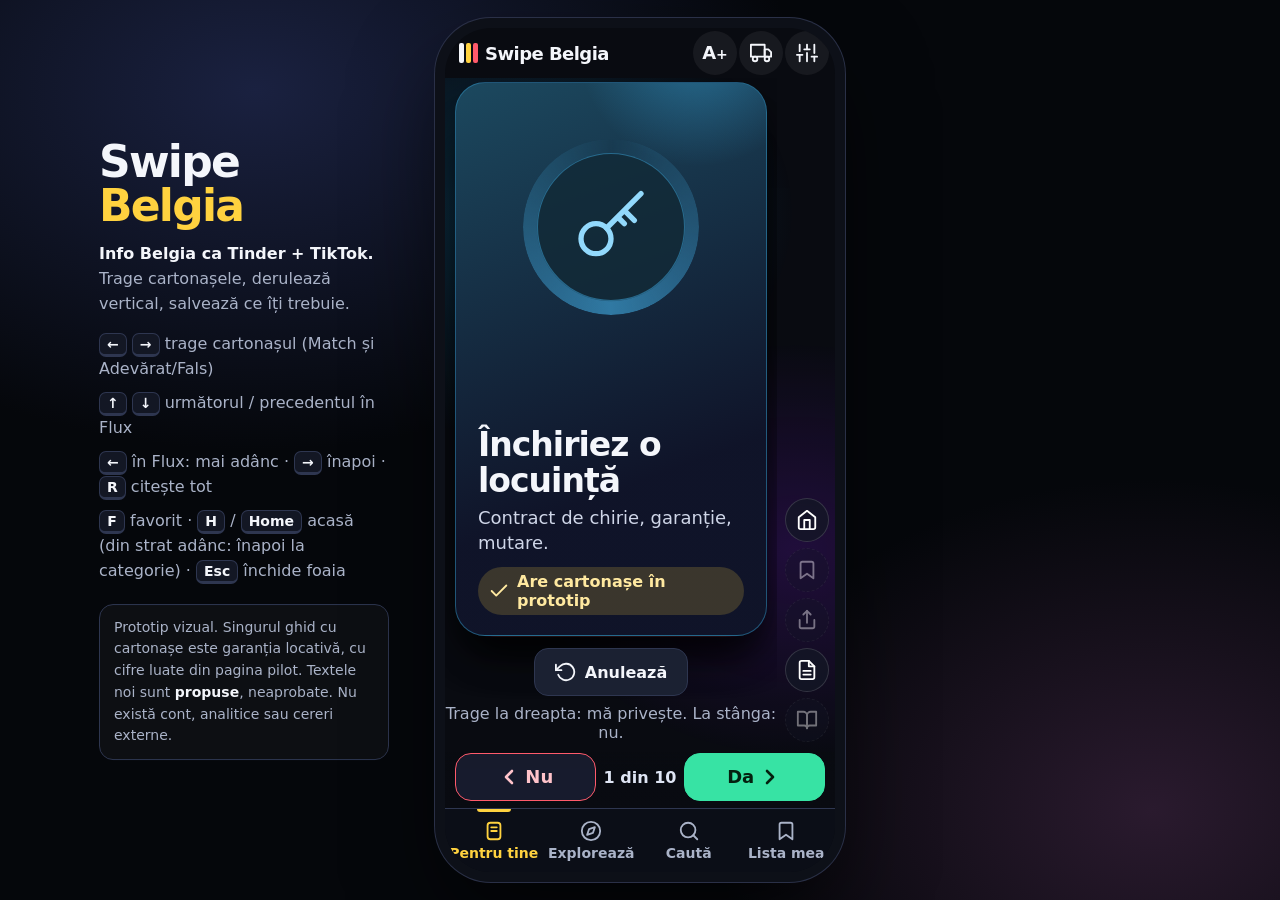
<file: versions/index.v6.html>
<!doctype html><html lang="ro"><head><meta charset="utf-8"><meta name="viewport" content="width=device-width,initial-scale=1,viewport-fit=cover"><meta name="color-scheme" content="dark"><meta name="theme-color" content="#090b11"><title>Swipe Belgia — prototip vizual</title><style>
:root{
 --bg:#090b11;--s1:#131724;--s2:#1b2132;--s3:#262d42;--tx:#f4f6fb;--mu:#aab3c8;--ln:#2e3650;
 --yel:#ffd23f;--red:#ff5a6b;--grn:#37e3a4;--blu:#62adff;--vio:#b49cff;--gry:#9099ae;
 --hue:210;--r:22px;--tabh:64px;
 font-family:system-ui,-apple-system,"Segoe UI",Roboto,"Helvetica Neue",Arial,sans-serif;
}
*{box-sizing:border-box;-webkit-tap-highlight-color:transparent}
html,body{margin:0;height:100%;background:#05070b;color:var(--tx);overflow:hidden}
button{font:inherit;color:inherit;background:none;border:0;padding:0;cursor:pointer}
button:disabled{cursor:default}
h1,h2,h3,p{margin:0}
:focus-visible{outline:3px solid #fff;outline-offset:2px;box-shadow:0 0 0 6px #000}
.vh{position:absolute!important;width:1px;height:1px;overflow:hidden;clip:rect(0 0 0 0);white-space:nowrap}
.ic{width:22px;height:22px;fill:none;stroke:currentColor;stroke-width:2;stroke-linecap:round;stroke-linejoin:round;flex:none}
.ic.fill{fill:currentColor}
/* ---------- scena desktop ---------- */
#stage{position:fixed;inset:0;display:flex;align-items:center;justify-content:center;
 background:radial-gradient(900px 600px at 20% 10%,#1a2140 0,transparent 60%),radial-gradient(800px 600px at 90% 90%,#2a1a2e 0,transparent 55%),#05070b}
#side{display:none;color:var(--mu);width:290px;position:absolute;left:calc(50% - 195px - 56px - 290px);top:50%;transform:translateY(-50%);font-size:0.9375rem;line-height:1.55}
#side b{color:var(--tx)}
#side h1{font-size:2.75rem;line-height:1;letter-spacing:-.04em;color:var(--tx);margin-bottom:14px}
#side h1 span{color:var(--yel)}
#side kbd{display:inline-block;min-width:26px;text-align:center;padding:2px 7px;border:1px solid var(--ln);border-bottom-width:3px;border-radius:7px;background:var(--s1);color:var(--tx);font:600 .875rem system-ui}
#side ul{padding:0;list-style:none;margin:16px 0 0;display:grid;gap:9px}
#side .note{margin-top:20px;padding:12px 14px;border:1px solid var(--ln);border-radius:14px;background:rgba(255,255,255,.03);font-size:0.875rem}
#phone{position:relative;width:390px;height:844px;display:flex;flex-direction:column;background:var(--bg);overflow:hidden;
 overflow:clip;border-radius:46px;box-shadow:0 0 0 10px #0d1018,0 0 0 11px #2a3047,0 40px 90px rgba(0,0,0,.6);transform:scale(var(--sc,1));transform-origin:center;isolation:isolate}
@media (min-width:1080px){#side{display:block}}
@media (max-width:520px){
 #stage{display:block}
 #phone{width:100vw;height:100vh;height:100dvh;border-radius:0;box-shadow:none;transform:none}
}
/* ---------- bară sus ---------- */
#top{height:56px;flex:none;display:flex;align-items:center;gap:6px;padding:0 10px 0 16px;position:relative;z-index:5}
#logo{display:flex;align-items:center;gap:9px;font-weight:900;font-size:1.1875rem;letter-spacing:-.03em;flex:1}
#logo i{display:grid;grid-template-columns:repeat(3,5px);gap:2px;height:20px}
#logo i b{border-radius:2px}#logo i b:nth-child(1){background:#f4f6fb}#logo i b:nth-child(2){background:var(--yel)}#logo i b:nth-child(3){background:var(--red)}
.tb{width:44px;height:44px;border-radius:50%;display:grid;place-items:center;color:var(--tx);background:rgba(255,255,255,.06);transition:background .2s}
.tb:hover{background:rgba(255,255,255,.14)}
#banner{flex:none;margin:0 12px 6px;padding:6px 10px;border-radius:10px;background:rgba(255,210,63,.1);border:1px solid rgba(255,210,63,.35);color:#ffe9a0;font-size:0.875rem;line-height:1.3;display:flex;gap:7px;align-items:center;position:relative;z-index:5}
#banner:before{content:"";width:7px;height:7px;border-radius:50%;background:var(--yel);flex:none}
/* ---------- vederi ---------- */
#main{position:relative;flex:1;min-height:0}
.view{position:absolute;inset:0;overflow:hidden}
.view[hidden]{display:none!important}
#aurora{position:absolute;inset:0;pointer-events:none;z-index:0;opacity:.9;
 background:radial-gradient(420px 320px at 15% 20%,hsl(var(--hue) 80% 45% /.30),transparent 70%),radial-gradient(380px 300px at 90% 70%,hsl(calc(var(--hue) + 70) 80% 50% /.22),transparent 70%);transition:background .6s}
#tabs{height:calc(var(--tabh) + env(safe-area-inset-bottom,0px));flex:none;display:grid;grid-template-columns:repeat(4,1fr);border-top:1px solid var(--ln);background:rgba(12,15,24,.96);padding-bottom:env(safe-area-inset-bottom,0px);position:relative;z-index:5}
.tab{display:flex;flex-direction:column;align-items:center;justify-content:center;gap:3px;font-size:0.875rem;font-weight:700;color:var(--mu);position:relative;min-height:44px}
.tab[aria-selected=true]{color:var(--yel)}
.tab[aria-selected=true]:before{content:"";position:absolute;top:0;width:34px;height:3px;border-radius:0 0 4px 4px;background:var(--yel)}
.tab .bd{position:absolute;top:6px;left:calc(50% + 6px);min-width:17px;height:17px;border-radius:9px;background:var(--red);color:#fff;font-size:0.875rem;display:grid;place-items:center;padding:0 4px}
.tab .bd:empty{display:none}
/* ---------- MATCH ---------- */
#v-match,#v-af{display:flex;flex-direction:column;align-items:center;padding:4px 0 10px}
.dk-head{position:relative;z-index:2;width:100%;padding:2px 20px 8px;display:flex;align-items:center;justify-content:space-between;font-size:0.875rem;color:var(--mu)}
.dk-head b{color:var(--tx);font-size:0.9375rem}
.dots{display:flex;gap:4px}.dots i{width:14px;height:4px;border-radius:3px;background:var(--s3);transition:background .3s}.dots i.on{background:var(--yel)}
.deck{position:relative;z-index:2;width:330px;flex:1;min-height:0;margin:0 auto}
.sc{position:absolute;inset:0 0 6px;touch-action:none;user-select:none;-webkit-user-select:none;will-change:transform;cursor:grab}
.sc.d1{pointer-events:none}.sc:active{cursor:grabbing}
.sc-in{position:absolute;inset:0;border-radius:30px;overflow:hidden;background:linear-gradient(160deg,hsl(var(--h) 55% 24%),hsl(calc(var(--h) + 30) 45% 11%) 70%);border:1px solid hsl(var(--h) 60% 45% /.55);box-shadow:0 18px 40px rgba(0,0,0,.45);display:flex;flex-direction:column;padding:22px 22px 20px;transform:perspective(800px) rotateX(var(--rx,0deg)) rotateY(var(--ry,0deg));transition:transform .15s}
.sc-in:before{content:"";position:absolute;inset:-30% -20% auto auto;width:260px;height:260px;border-radius:50%;background:radial-gradient(circle,hsl(var(--h) 90% 60% /.38),transparent 65%)}
.sc .glyph{position:relative;margin:34px auto 0;width:176px;height:176px;display:grid;place-items:center}
.sc .glyph:before{content:"";position:absolute;inset:0;border-radius:50%;background:conic-gradient(from 0deg,hsl(var(--h) 90% 62% /.0),hsl(var(--h) 90% 62% /.55),hsl(var(--h) 90% 62% /.0));animation:spin 9s linear infinite;mask:radial-gradient(circle,transparent 58%,#000 60%)}
.sc .glyph:after{content:"";position:absolute;inset:14px;border-radius:50%;background:hsl(var(--h) 50% 14% /.8);border:1px solid hsl(var(--h) 70% 55% /.5)}
.sc .glyph .ic{position:relative;z-index:1;width:80px;height:80px;stroke-width:1.6;color:hsl(var(--h) 95% 78%)}
@keyframes spin{to{transform:rotate(360deg)}}
.sc h2{position:relative;margin-top:auto;font-size:2.0625rem;line-height:1.08;letter-spacing:-.03em;font-weight:900}
.sc .sub{position:relative;margin-top:8px;font-size:0.9062rem;line-height:1.35;color:#cfd6e8}
.sc .gd{position:relative;margin-top:12px;display:inline-flex;align-items:center;gap:7px;font-size:0.875rem;font-weight:700;padding:5px 10px;border-radius:99px;background:rgba(0,0,0,.35);color:#e7ecf8;align-self:flex-start}
.sc .gd.real{background:rgba(255,210,63,.18);color:#ffe9a0}
.stamp{position:absolute;top:30px;z-index:3;padding:6px 12px;border:4px solid;border-radius:12px;font-weight:900;font-size:1.5625rem;letter-spacing:.04em;opacity:0;pointer-events:none;text-transform:uppercase;background:rgba(0,0,0,.25)}
.stamp.yes{left:18px;color:var(--grn);transform:rotate(-14deg)}
.stamp.no{right:18px;color:#c6ccdc;transform:rotate(14deg)}
.stamp.fal{right:18px;color:var(--red);transform:rotate(14deg)}
.acts{position:relative;z-index:2;flex:none;display:flex;align-items:center;justify-content:center;gap:22px;padding-top:6px}
.rb{width:64px;height:64px;border-radius:50%;display:grid;place-items:center;background:var(--s1);border:2px solid var(--ln);transition:transform .15s,background .2s}
.rb:hover{transform:scale(1.07)}.rb:active{transform:scale(.94)}
.rb .ic{width:30px;height:30px;stroke-width:2.6}
.rb.y{color:var(--grn);border-color:rgba(55,227,164,.5)}.rb.n{color:#c6ccdc}.rb.f{color:var(--red);border-color:rgba(255,90,107,.5)}
.rb.sm{width:46px;height:46px}.rb.sm .ic{width:21px;height:21px}
.hint{position:relative;z-index:2;font-size:0.875rem;color:var(--mu);text-align:center;padding:8px 0 0}
/* Match! */
#res{position:absolute;inset:0;z-index:4;overflow-y:auto;padding:6px 18px 18px;background:radial-gradient(420px 320px at 15% 10%,hsl(var(--hue) 80% 45% /.28),transparent 70%),radial-gradient(380px 300px at 90% 60%,hsl(calc(var(--hue) + 70) 80% 50% /.2),transparent 70%),var(--bg)}
#res h2{font-size:2.625rem;font-weight:900;letter-spacing:-.04em;line-height:1;text-align:center;background:linear-gradient(90deg,var(--yel),var(--grn));-webkit-background-clip:text;background-clip:text;color:transparent;padding:4px 0}
#res .lead{text-align:center;color:var(--mu);font-size:0.875rem;margin:4px 0 0}
#const{display:block;width:100%;height:auto;margin:2px 0}
#const .st{animation:tw 4.5s ease-in-out infinite}
@keyframes tw{50%{opacity:.25}}
#const .nd{animation:pop .5s cubic-bezier(.3,1.6,.5,1) both;animation-delay:var(--d);transform-box:fill-box;transform-origin:center}
#const .ln{stroke-dasharray:1;stroke-dashoffset:0;animation:draw .9s ease both;animation-delay:var(--d)}
@keyframes pop{from{transform:scale(0);opacity:0}}
@keyframes draw{from{stroke-dashoffset:1}}
.gl{display:grid;gap:8px;margin-top:8px}
.gi{display:flex;align-items:center;gap:12px;padding:12px 14px;border-radius:16px;background:var(--s1);border:1px solid var(--ln);text-align:left;width:100%}
.gi.real{border-color:rgba(255,210,63,.6);background:linear-gradient(135deg,rgba(255,210,63,.13),var(--s1))}
.gi .t{font-weight:700;font-size:0.875rem;line-height:1.3;flex:1}
.gi .n{display:block;font-weight:500;font-size:0.875rem;color:var(--mu);margin-top:3px}
.btn{display:inline-flex;align-items:center;justify-content:center;gap:8px;min-height:46px;padding:0 20px;border-radius:14px;background:var(--s2);border:1px solid var(--ln);font-weight:800;font-size:0.9062rem}
.btn.pri{background:var(--yel);color:#1b1500;border-color:var(--yel)}
.btn.dng{color:#ffb4bd;border-color:rgba(255,90,107,.5)}
.row{display:flex;gap:10px;flex-wrap:wrap;justify-content:center;margin-top:14px}
/* ---------- FLUX ---------- */
#flux{position:absolute;inset:0;overflow-y:scroll;scroll-snap-type:y mandatory;scrollbar-width:none;overscroll-behavior:contain}
#flux::-webkit-scrollbar{display:none}
.fc{position:relative;height:100%;scroll-snap-align:start;scroll-snap-stop:always;padding:44px 70px 14px 16px;display:flex;flex-direction:column;overflow:hidden;
 background:radial-gradient(360px 300px at 80% 8%,hsl(var(--h) 70% 40% /.30),transparent 70%),linear-gradient(180deg,hsl(var(--h) 35% 11%),var(--bg) 75%)}
.fc-head{margin:0 -56px 8px 0;display:flex;align-items:center;gap:8px}
.chip{display:inline-flex;align-items:center;gap:6px;padding:5px 11px 5px 8px;border-radius:99px;background:hsl(var(--h) 60% 50% /.2);border:1px solid hsl(var(--h) 70% 60% /.5);color:hsl(var(--h) 100% 85%);font-weight:800;font-size:0.875rem;letter-spacing:.06em;text-transform:uppercase}
.chip .ic{width:15px;height:15px}
.fc-n{margin-left:auto;font-size:0.875rem;color:var(--mu);font-weight:700}
.nav{width:36px;height:36px;border-radius:50%;background:rgba(255,255,255,.08);display:grid;place-items:center}
.nav:disabled{opacity:.3}
.nav .ic{width:18px;height:18px}
.fc h2{font-size:1.5625rem;line-height:1.1;letter-spacing:-.03em;font-weight:900;margin:2px 0 10px}
.fc-body{flex:1;min-height:0;position:relative}
.fc-foot{font-size:0.875rem;color:var(--mu);padding-top:6px;line-height:1.35}
.ex{display:inline-block;padding:2px 8px;border-radius:6px;background:var(--yel);color:#1b1500;font-weight:900;font-size:0.875rem;letter-spacing:.05em;text-transform:uppercase}
#prog{position:absolute;top:8px;left:12px;right:12px;display:flex;gap:4px;z-index:6;pointer-events:none}
#prog i{flex:1;height:4px;border-radius:3px;background:rgba(255,255,255,.18);overflow:hidden}
#prog i.on{background:var(--yel)}#prog i.cur{background:#fff}
#side-bar{position:absolute;right:8px;bottom:12px;z-index:6;display:flex;flex-direction:column;align-items:center;gap:7px}
.sb{display:flex;flex-direction:column;align-items:center;gap:2px;font-size:0.875rem;font-weight:800;color:#fff;text-shadow:0 1px 3px #000;min-width:50px}
.sb span.c{width:42px;height:42px;border-radius:50%;display:grid;place-items:center;background:rgba(20,24,38,.78);border:1px solid rgba(255,255,255,.14);backdrop-filter:blur(6px);transition:transform .2s,background .2s}
.sb:active span.c{transform:scale(.9)}
.sb[aria-pressed=true] span.c{background:rgba(255,255,255,.95);color:#111}
.sb.up[aria-pressed=true] span.c{background:var(--grn);color:#04210f;border-color:var(--grn)}
.sb.dn[aria-pressed=true] span.c{background:var(--yel);color:#1b1500;border-color:var(--yel)}
.sb[aria-pressed=true] .ic.fa{fill:currentColor}
.burst{position:absolute;pointer-events:none;z-index:9;width:0;height:0}
.burst .big{position:absolute;left:-52px;top:-52px;width:104px;height:104px;color:var(--red);fill:var(--red);stroke:none;animation:bigh .8s ease both}
.burst .sm{position:absolute;left:-9px;top:-9px;width:18px;height:18px;color:var(--red);fill:var(--red);stroke:none;animation:fly .8s ease-out both}
@keyframes bigh{0%{transform:scale(0)}25%{transform:scale(1.25)}55%{transform:scale(1)}100%{transform:scale(1.1) translateY(-26px);opacity:0}}
@keyframes fly{to{transform:translate(var(--dx),var(--dy)) rotate(var(--rt)) scale(.5);opacity:0}}
/* ---------- tipare ---------- */
.pt{position:absolute;inset:0;display:flex;flex-direction:column;zoom:var(--pk,1)}
.pt-sub{font-size:0.875rem;color:#cdd5e8;line-height:1.35}
/* sumă */
.am-big{font-size:5.375rem;line-height:1;font-weight:900;letter-spacing:-.05em;font-variant-numeric:tabular-nums;color:var(--yel);margin-top:2px;white-space:nowrap}
.am-big small{font-size:2.375rem;margin-left:2px;letter-spacing:0}
.am-lab{font-size:0.875rem;color:#e9edf8;font-weight:700;margin-top:2px}
.am-stage{display:grid;grid-template-columns:1fr 1fr;gap:12px;margin-top:8px}
.am-col{display:flex;flex-direction:column;align-items:center}
.am-col .bx2{height:130px;display:flex;align-items:flex-end;width:100%;border-bottom:2px solid var(--ln);justify-content:center}
.am-col .lb{margin-top:7px;font-size:0.875rem;text-align:center;line-height:1.25;color:var(--mu)}
.am-col .lb b{display:block;color:var(--tx);font-size:0.9375rem}
.stack{display:flex;flex-direction:column-reverse;align-items:center;gap:0;width:100%}
.coin{width:98px;height:34px;border-radius:50%;margin-top:-14px;position:relative;background:radial-gradient(ellipse at 40% 30%,#fff3b0,#ffc531 55%,#c98a00);border:2px solid #8a5d00;box-shadow:0 5px 0 #8a5d00;display:grid;place-items:center;font-weight:900;font-size:0.9375rem;color:#7a5200;line-height:1}
.coin:first-child{margin-top:0}
.stack.b .coin{background:radial-gradient(ellipse at 40% 30%,#dff4ff,#62adff 55%,#2a68b3);border-color:#1b4a85;box-shadow:0 5px 0 #1b4a85;color:#103a6e}
.go .coin{animation:coin .6s cubic-bezier(.4,1.5,.6,1) both;animation-delay:calc(var(--k)*.16s + .2s)}
@keyframes coin{from{transform:translateY(-190px);opacity:0}60%{opacity:1}}
.am-rng{margin-top:12px;display:flex;flex-direction:column;gap:6px}
.am-rng label{font-size:0.875rem;color:var(--mu);display:flex;justify-content:space-between;font-weight:700}
.am-rng label b{color:var(--tx)}
input[type=range]{width:100%;accent-color:var(--yel);height:34px;margin:0;background:transparent}
/* regiuni */
.rg-svg{width:100%;height:auto;max-height:178px;display:block}
.hx{fill:var(--c);opacity:.28;stroke:#0a0d15;stroke-width:2;transition:opacity .3s,transform .3s,filter .3s;cursor:pointer;transform-box:fill-box;transform-origin:center}
.hx.on{opacity:1;filter:drop-shadow(0 0 7px var(--c));transform:translateY(-3px) scale(1.04)}
.go .hx{animation:hxin .55s cubic-bezier(.3,1.4,.5,1) both;animation-delay:calc(var(--i)*55ms)}
@keyframes hxin{from{transform:scale(0);opacity:0}}
.rg-bars{display:grid;gap:5px;margin-top:6px}
.rgb{display:grid;grid-template-columns:96px 1fr 52px;gap:8px;align-items:center;min-height:36px;padding:0 6px;border-radius:10px;font-size:0.875rem;font-weight:700;text-align:left;border:1px solid transparent;transition:background .2s}
.rgb.on{background:rgba(255,255,255,.08);border-color:rgba(255,255,255,.22)}
.rgb .tr{height:13px;border-radius:7px;background:rgba(255,255,255,.08);overflow:hidden}
.rgb .fl{display:block;height:100%;border-radius:7px;background:var(--c);width:var(--w);transform-origin:left}
.go .rgb .fl{animation:grow .8s cubic-bezier(.2,.9,.3,1) both;animation-delay:calc(var(--i)*.12s + .35s)}
@keyframes grow{from{transform:scaleX(0)}}
.rgb em{font-style:normal;text-align:right;font-variant-numeric:tabular-nums}
.rg-det{margin-top:6px;padding:10px 12px;border-radius:14px;background:rgba(255,255,255,.06);font-size:0.875rem;line-height:1.4;min-height:78px}
.rg-det b{font-size:0.9062rem;white-space:nowrap}
/* calendar */
.cal-w{display:flex;justify-content:center;perspective:700px;margin-top:12px}
.cal{width:200px;border-radius:18px;background:#f6f7fb;color:#12151f;overflow:hidden;box-shadow:0 14px 30px rgba(0,0,0,.5),0 0 0 1px rgba(255,255,255,.12);transform-origin:center 30%;transition:transform .22s ease-in}
.cal.fo{transform:rotateX(-88deg)}
.cal.fi{transition:none;transform:rotateX(88deg)}
.cal .bar{height:36px;background:var(--red);color:#fff;display:flex;align-items:center;justify-content:center;font-weight:900;letter-spacing:.14em;text-transform:uppercase;font-size:0.875rem;position:relative}
.cal .bar:before,.cal .bar:after{content:"";position:absolute;top:-7px;width:10px;height:22px;border-radius:6px;background:#2a2f40}
.cal .bar:before{left:38px}.cal .bar:after{right:38px}
.cal .dy{font-size:5.75rem;line-height:1;font-weight:900;text-align:center;letter-spacing:-.05em;padding:6px 0 0;font-variant-numeric:tabular-nums}
.cal .yr{text-align:center;font-weight:800;font-size:1.0625rem;color:#46506b;padding-bottom:4px}
.cal .rn{text-align:center;font-size:0.875rem;font-weight:800;background:#e7eaf3;padding:7px 8px;min-height:34px}
.cal-chips{display:flex;gap:5px;flex-wrap:wrap;justify-content:center;margin-top:10px}
.cc{padding:6px 9px;border-radius:99px;border:1px solid var(--ln);background:var(--s1);font-size:0.875rem;font-weight:800;min-height:36px}
.cc[aria-pressed=true]{background:var(--yel);color:#1b1500;border-color:var(--yel)}
.cal-cd{margin-top:10px;padding:10px 12px;border-radius:14px;background:rgba(255,90,107,.13);border:1px solid rgba(255,90,107,.45);text-align:center;min-height:64px}
.cal-cd b{font-size:1.875rem;letter-spacing:-.03em;font-weight:900;display:block;line-height:1.1}
.cal-cd span{font-size:0.875rem;color:#ffd0d5;line-height:1.3;display:block}
/* ramificare */
.br-seg{display:flex;gap:6px;margin-bottom:8px}
.br-q{font-size:0.9375rem;font-weight:800;line-height:1.25;margin-bottom:10px;min-height:56px}
.doors{display:grid;grid-template-columns:1fr 1fr;gap:8px;perspective:900px;height:190px;position:relative}
.dr{position:relative;border-radius:16px 16px 6px 6px;background:radial-gradient(circle at 50% 120%,var(--glow),#0c0f18 70%);overflow:visible}
.dr .pn{position:absolute;inset:0;border-radius:16px 16px 6px 6px;background:linear-gradient(160deg,#2c3552,#171c2e);border:2px solid #3b4666;display:flex;flex-direction:column;align-items:center;justify-content:center;gap:2px;font-weight:900;font-size:2.125rem;letter-spacing:-.02em;transition:transform .7s cubic-bezier(.3,.9,.3,1),opacity .5s;backface-visibility:hidden}
.dr.dy{--glow:rgba(55,227,164,.7)}.dr.dn{--glow:rgba(255,200,60,.7)}
.dr.dy .pn{transform-origin:left center}.dr.dn .pn{transform-origin:right center}
.dr .pn small{font-size:0.875rem;font-weight:700;color:var(--mu);letter-spacing:0}
.dr .pn:after{content:"";position:absolute;top:50%;width:10px;height:10px;border-radius:50%;background:var(--yel)}
.dr.dy .pn:after{right:12px}.dr.dn .pn:after{left:12px}
.dr .in{position:absolute;inset:0;display:grid;place-items:center;color:#fff;opacity:0;transition:opacity .4s .25s}
.dr.open .in{opacity:1}
.dr .in .ic{width:56px;height:56px;stroke-width:2.2}
.dr.dy .in{color:var(--grn)}.dr.dn .in{color:var(--yel)}
.dr.open.dy .pn{transform:rotateY(-108deg)}.dr.open.dn .pn{transform:rotateY(108deg)}
.dr.dim .pn{filter:brightness(.55)}
.br-out{margin-top:10px;padding:12px 13px;border-radius:14px;background:rgba(255,255,255,.06);font-size:0.875rem;line-height:1.4;min-height:130px}
.br-out b{font-size:0.9375rem;display:block;margin-bottom:3px}
.br-out.ok{background:rgba(55,227,164,.12);border:1px solid rgba(55,227,164,.4)}
.br-out.warn{background:rgba(255,210,63,.12);border:1px solid rgba(255,210,63,.45)}
.rmo .dr .pn{display:none}
/* pași */
.st-w{position:relative;height:244px;flex:none}
.st-w svg{position:absolute;inset:0;width:100%;height:100%;overflow:visible}
.st-p{fill:none;stroke:var(--vio);stroke-width:5;stroke-linecap:round}
.st-p.dsh{stroke-dasharray:2 11;stroke:#6f6a9a}
.go .st-p{stroke-dasharray:1;stroke-dashoffset:0;animation:draw 1s ease both;animation-delay:var(--d)}
.go .st-p.dsh{animation:fade .6s ease both;stroke-dasharray:2 11}
@keyframes fade{from{opacity:0}}
.nd2{position:absolute;display:flex;align-items:center;gap:9px;width:78%;text-align:left;transform:translateY(-50%);padding:0;min-height:44px}
.nd2.r{flex-direction:row-reverse;text-align:right}
.nd2 .no{flex:none;width:46px;height:46px;border-radius:50%;display:grid;place-items:center;font-weight:900;font-size:1.1875rem;background:var(--vio);color:#190f3a;border:3px solid #fff2;box-shadow:0 0 0 0 rgba(180,156,255,.6)}
.nd2.x .no{background:var(--s2);color:var(--vio);border:2px dashed var(--vio)}
.go .nd2 .no{animation:lit .6s ease both;animation-delay:var(--d)}
@keyframes lit{from{background:var(--s3);color:var(--s3);box-shadow:none;transform:scale(.7)}60%{box-shadow:0 0 0 14px rgba(180,156,255,0)}}
.nd2 .tt{font-weight:800;font-size:0.875rem;line-height:1.25}
.nd2[aria-pressed=true] .no{outline:3px solid #fff;outline-offset:2px}
.st-det{margin-top:6px;padding:10px 12px;border-radius:14px;background:rgba(255,255,255,.06);font-size:0.875rem;line-height:1.4;flex:1;min-height:0;overflow:auto}
/* capcană */
.tp-w{display:flex;flex-direction:column;gap:0}
.hz{height:38px;background:repeating-linear-gradient(-45deg,#ffd23f 0 16px,#14110a 16px 32px);border-radius:4px;background-size:45px 45px;animation:hzs 2.2s linear infinite}
@keyframes hzs{to{background-position:45px 0}}
.go .hz.t{animation:hzin .6s ease-out both,hzs 2.2s linear .6s infinite}
.go .hz.bt{animation:hzin2 .6s ease-out both,hzs 2.2s linear .6s infinite reverse}
@keyframes hzin{from{transform:translateX(-120%)}}
@keyframes hzin2{from{transform:translateX(120%)}}
.tp-c{margin:-2px 6px;padding:22px 18px 20px;border-radius:6px 6px 18px 18px;background:#1b1710;border:2px solid #ffd23f;border-top:0;border-bottom:0}
.go .tp-c.shk{animation:shk .9s ease .55s both}
@keyframes shk{20%{transform:translateX(-7px) rotate(-.6deg)}50%{transform:translateX(6px) rotate(.5deg)}80%{transform:translateX(-3px)}}
.tp-c .ic{width:46px;height:46px;color:var(--yel)}
.tp-c h3{font-size:1.4375rem;line-height:1.15;margin:6px 0 8px;font-weight:900;color:var(--yel)}
.tp-c p{font-size:0.9688rem;line-height:1.5;color:#f1ead0}
.tp-t{display:flex;gap:8px;margin-bottom:12px}
/* acte */
.dc-fan{position:relative;height:250px;margin-top:2px}
.dcard{position:absolute;left:50%;bottom:6px;width:124px;height:172px;margin-left:-62px;border-radius:14px;background:#f7f4ea;color:#17181f;padding:11px 10px;transform-origin:50% 130%;transform:rotate(calc(var(--a)*1deg)) translateY(var(--y,0px));box-shadow:0 8px 20px rgba(0,0,0,.45);text-align:left;display:flex;flex-direction:column;gap:4px;border:0;transition:transform .3s}
.dcard:before{content:"";position:absolute;left:0;top:0;bottom:0;width:6px;border-radius:14px 0 0 14px;background:hsl(var(--k) 75% 55%)}
.dcard .w{font-size:0.875rem;font-weight:900;letter-spacing:.08em;text-transform:uppercase;color:hsl(var(--k) 60% 32%);padding-left:5px}
.dcard .t{font-size:0.875rem;font-weight:800;line-height:1.25;padding-left:5px}
.dcard.sel{--y:-22px;z-index:20}
.go .dcard{animation:fan .8s cubic-bezier(.3,1.2,.4,1) both;animation-delay:calc(var(--i)*.07s + .15s)}
@keyframes fan{from{transform:rotate(0) translateY(0)}}
.dc-det{padding:10px 12px;border-radius:14px;background:rgba(255,255,255,.07);font-size:0.875rem;line-height:1.4;min-height:84px}
.dc-det b{display:block;font-size:0.875rem;margin-bottom:2px}
/* ce faci acum */
.ring-w{display:flex;align-items:center;gap:12px;margin-bottom:6px}
.ring{width:72px;height:72px;flex:none;position:relative}
.ring svg{width:72px;height:72px;transform:rotate(-90deg)}
.ring circle{fill:none;stroke-width:8;stroke-linecap:round}
.ring .bg{stroke:var(--s3)}.ring .fg{stroke:var(--grn);transition:stroke-dashoffset .6s cubic-bezier(.3,.9,.3,1)}
.ring b{position:absolute;inset:0;display:grid;place-items:center;font-size:1rem;font-weight:900}
.ck{display:grid;gap:6px}
.ck button{display:flex;align-items:center;gap:10px;padding:8px 10px;border-radius:12px;background:rgba(255,255,255,.06);border:1px solid var(--ln);text-align:left;font-size:0.875rem;line-height:1.3;font-weight:700;min-height:44px}
.ck button .bx{width:24px;height:24px;border-radius:7px;border:2px solid var(--mu);flex:none;display:grid;place-items:center;color:transparent}
.ck button[aria-pressed=true]{background:rgba(55,227,164,.12);border-color:rgba(55,227,164,.5)}
.ck button[aria-pressed=true] .bx{background:var(--grn);border-color:var(--grn);color:#04210f}
.ck .bx .ic{width:15px;height:15px;stroke-width:3.5}
.lk{display:grid;grid-template-columns:1fr 1fr;gap:5px;margin-top:8px}
.lk h4{grid-column:1/-1;margin:4px 0 0;font-size:0.875rem;letter-spacing:.07em;text-transform:uppercase;color:var(--mu)}
.lk a{display:flex;align-items:center;gap:6px;padding:6px 8px;border-radius:10px;background:rgba(98,173,255,.13);border:1px solid rgba(98,173,255,.4);color:#cfe5ff;font-size:0.875rem;font-weight:700;text-decoration:none;min-height:40px;line-height:1.2}
.lk a .ic{width:14px;height:14px}
/* ---------- foi ---------- */
#scrim{position:absolute;inset:0;background:rgba(0,0,0,.6);z-index:20;opacity:0;pointer-events:none;transition:opacity .25s}
#scrim.on{opacity:1;pointer-events:auto}
.sheet{position:absolute;left:0;right:0;bottom:0;max-height:88%;z-index:21;background:var(--s1);border-radius:26px 26px 0 0;border-top:1px solid var(--ln);transform:translateY(105%);transition:transform .35s cubic-bezier(.2,.9,.3,1),visibility 0s .35s;display:flex;flex-direction:column;visibility:hidden}
.sheet.on{transform:none;visibility:visible;transition-delay:0s}
.sh-h{display:flex;align-items:center;gap:8px;padding:14px 16px 8px}
.sh-h:before{content:"";position:absolute;top:7px;left:50%;margin-left:-20px;width:40px;height:4px;border-radius:3px;background:var(--s3)}
.sh-h h3{flex:1;font-size:1.125rem;font-weight:900;letter-spacing:-.02em}
.sh-b{padding:4px 16px 18px;overflow-y:auto;font-size:0.875rem;line-height:1.45}
.q{margin:0 0 10px;padding:12px 14px;border-left:4px solid var(--yel);background:rgba(255,210,63,.08);border-radius:0 12px 12px 0;font-size:0.875rem;line-height:1.45}
.q cite{display:block;font-style:normal;font-size:0.875rem;color:var(--mu);margin-top:6px}
.q cite a{color:#cfe5ff}
.vf{display:inline-flex;gap:6px;align-items:center;padding:4px 10px;border-radius:99px;background:rgba(55,227,164,.14);border:1px solid rgba(55,227,164,.4);color:#b5f5dc;font-size:0.875rem;font-weight:800;margin-bottom:10px}
.srch{display:flex;align-items:center;gap:8px;padding:0 14px;height:50px;border-radius:16px;background:var(--bg);border:2px solid var(--ln)}
.srch:focus-within{border-color:var(--yel)}
.srch input{flex:1;min-width:0;background:none;border:0;color:var(--tx);font:inherit;font-size:1rem;outline:0;height:100%}
.chips{display:flex;gap:7px;flex-wrap:wrap;margin:10px 0}
.sg{padding:7px 12px;border-radius:99px;background:var(--s2);border:1px solid var(--ln);font-size:0.875rem;font-weight:700;min-height:36px}
.rs h4{margin:12px 0 6px;font-size:0.875rem;letter-spacing:.07em;text-transform:uppercase;color:var(--mu)}
.rs button.ri{display:flex;width:100%;gap:10px;align-items:center;text-align:left;padding:11px 12px;border-radius:14px;background:var(--bg);border:1px solid var(--ln);margin-bottom:6px;font-weight:700;font-size:0.875rem;line-height:1.3;min-height:48px}
.rs button.ri small{display:block;color:var(--mu);font-weight:500;font-size:0.875rem;margin-top:2px}
.rs mark{background:rgba(255,210,63,.35);color:#fff;border-radius:3px}
.mi{display:flex;align-items:center;justify-content:space-between;gap:12px;padding:12px 0;border-bottom:1px solid var(--ln)}
.mi small{display:block;color:var(--mu);font-size:0.875rem;margin-top:2px;line-height:1.35}
.sw{width:50px;height:30px;border-radius:15px;background:var(--s3);position:relative;flex:none;transition:background .2s}
.sw:after{content:"";position:absolute;top:3px;left:3px;width:24px;height:24px;border-radius:50%;background:#fff;transition:transform .2s}
.sw[aria-checked=true]{background:var(--grn)}.sw[aria-checked=true]:after{transform:translateX(20px)}
#shareprev{width:100%;border-radius:14px;display:block;margin-bottom:12px;max-height:300px;object-fit:contain;background:#000}
/* toast */
#toast{position:absolute;left:50%;bottom:calc(var(--tabh) + 16px);transform:translate(-50%,20px);background:#fff;color:#10131c;padding:10px 16px;border-radius:14px;font-weight:700;font-size:0.875rem;z-index:40;opacity:0;pointer-events:none;transition:opacity .25s,transform .25s;max-width:340px;text-align:center;box-shadow:0 8px 24px rgba(0,0,0,.5)}
#toast.on{opacity:1;transform:translate(-50%,0)}
/* cabină */
#cab{position:absolute;inset:0;z-index:30;background:#05070b;display:flex;flex-direction:column;padding:16px;visibility:hidden;opacity:0;transition:opacity .25s}
#cab.on{visibility:visible;opacity:1}
#cab .ch{display:flex;align-items:center;justify-content:space-between;gap:8px;color:var(--mu);font-weight:800;font-size:0.875rem}
#cab .cb{flex:1;display:flex;flex-direction:column;justify-content:center;gap:12px;text-align:left;cursor:pointer;width:100%;padding:8px 2px}
#cab .big{font-size:5.25rem;font-weight:900;letter-spacing:-.05em;line-height:1;color:var(--yel);word-break:break-word}
#cab .ti{font-size:2.125rem;font-weight:900;line-height:1.1;letter-spacing:-.02em}
#cab .su{font-size:1.4375rem;line-height:1.3;color:#d9deec;font-weight:600}
#cab .msg{font-size:0.9375rem;line-height:1.4;padding:11px 13px;border-radius:12px;background:rgba(255,210,63,.1);border:1px solid rgba(255,210,63,.4);color:#ffe9a0}
#cab .cbt{display:grid;grid-template-columns:1fr 1fr;gap:10px}
#cab .cbt .btn{min-height:68px;font-size:1.25rem;border-radius:18px}
#cab .cbt .full{grid-column:1/-1}
#cab.speaking .big{animation:glow 1.6s ease-in-out infinite}
@keyframes glow{50%{text-shadow:0 0 28px rgba(255,210,63,.6)}}
/* lista */
#v-lista{overflow-y:auto;padding:6px 16px 20px}
#v-lista h2{font-size:1.625rem;font-weight:900;letter-spacing:-.03em}
.coll{display:flex;align-items:center;gap:14px;margin:10px 0 4px;padding:12px 14px;border-radius:16px;background:var(--s1);border:1px solid var(--ln)}
.coll .sg2{display:flex;gap:4px;margin-top:6px}.coll .sg2 i{width:20px;height:6px;border-radius:3px;background:var(--s3)}.coll .sg2 i.on{background:var(--grn)}
.ls h3{font-size:0.875rem;letter-spacing:.07em;text-transform:uppercase;color:var(--mu);margin:16px 0 8px;display:flex;align-items:center;gap:6px}
.li{display:flex;align-items:center;gap:6px;margin-bottom:7px}
.li .ri{flex:1;display:flex;align-items:center;gap:10px;padding:11px 12px;border-radius:14px;background:var(--s1);border:1px solid var(--ln);text-align:left;font-weight:700;font-size:0.875rem;line-height:1.3;min-height:52px}
.li .ri .ic{color:var(--yel)}
.li .x{width:44px;height:44px;border-radius:50%;display:grid;place-items:center;color:var(--mu)}
.em{padding:14px;border:1px dashed var(--ln);border-radius:14px;color:var(--mu);font-size:0.875rem;line-height:1.4}
.sit{display:flex;gap:6px;flex-wrap:wrap}
.sit span{padding:5px 10px;border-radius:99px;background:var(--s2);font-size:0.875rem;font-weight:700;border:1px solid var(--ln)}
/* adevărat/fals feedback */
#flux{user-select:none;-webkit-user-select:none}
#af-fb{position:absolute;left:0;right:0;bottom:0;z-index:8;padding:16px 18px 18px;border-radius:26px 26px 0 0;background:var(--s1);border-top:3px solid var(--grn);transform:translateY(110%);transition:transform .35s cubic-bezier(.2,.9,.3,1),visibility 0s .35s;visibility:hidden}
#af-fb.on{transform:none;visibility:visible;transition-delay:0s}
#af-fb.bad{border-top-color:var(--red)}
#af-fb h3{font-size:1.375rem;font-weight:900;display:flex;align-items:center;gap:8px}
#af-fb p{font-size:0.875rem;line-height:1.45;margin:6px 0 10px;color:#dfe5f4}
/* prefers-reduced-motion */
@media (prefers-reduced-motion:reduce){*,*:before,*:after{animation:none!important;transition:none!important;scroll-behavior:auto!important}}
html.rm *,html.rm *:before,html.rm *:after{animation:none!important;transition:none!important;scroll-behavior:auto!important}
@media (max-height:700px) and (max-width:520px){.sc .glyph{width:110px;height:110px;margin-top:10px}.sc .glyph .ic{width:52px;height:52px}.am-big{font-size:3.875rem}}

.coin .cv{opacity:0;font-style:normal}.stack .coin:last-child .cv{opacity:1}
.am-col .stack.b .coin{width:98px}
.cal-cd.wait{visibility:hidden}
.dc-ctl{display:flex;gap:8px;margin-top:8px}.dc-ctl .cc{flex:1;justify-content:center}
.srch input:focus-visible{outline:0;box-shadow:none}
.rmb{padding:8px 0}.rmb+.rmb{border-top:1px solid rgba(255,255,255,.15)}

@media (max-height:800px){
 :root{--tabh:56px}
 #top{height:48px}.tb{width:40px;height:40px}
 #banner{padding:4px 9px;margin-bottom:4px;font-size:0.875rem;line-height:1.25}
 .fc{padding-top:34px}.fc-head{margin-bottom:4px}.fc h2{font-size:1.375rem;margin:0 0 6px}
 .sc .glyph{width:132px;height:132px;margin-top:16px}.sc .glyph .ic{width:60px;height:60px}.sc h2{font-size:1.75rem}
 .dk-head{padding-bottom:4px}.rb{width:56px;height:56px}.hint{padding-top:4px;font-size:0.875rem}
 .sb span.c{width:38px;height:38px}#side-bar{gap:4px}
}
@media (max-height:690px){
 .fc-foot{display:none}
 .sc .glyph{width:96px;height:96px;margin-top:6px}.sc .glyph .ic{width:44px;height:44px}.sc h2{font-size:1.5625rem}.sc .sub{font-size:0.875rem}
 .hint{display:none}
}
#flux{touch-action:pan-y}
/* ===== v2: straturi (segmente, sub-cartonașe, citește tot), taburi noi ===== */
.fc{padding-top:60px}
#segs{position:absolute;top:3px;left:8px;right:8px;z-index:7;display:flex;gap:4px}
.sg3{flex:1;min-width:0;min-height:34px;padding:3px 0 0;display:flex;flex-direction:column;gap:3px;align-items:stretch;font-size:0.875rem;font-weight:800;color:var(--mu);letter-spacing:0}
.sg3 .bar{display:block;height:5px;border-radius:3px;background:rgba(255,255,255,.2);overflow:hidden;transition:box-shadow .2s}
.sg3 .bar i{display:block;height:100%;width:0;background:var(--yel);border-radius:3px;transition:width .5s cubic-bezier(.3,.9,.3,1)}
.sg3.full .bar i{background:var(--grn)}
.sg3 .lb{display:block;text-align:center;white-space:nowrap;overflow:hidden}
.sg3.cur{color:#fff}.sg3.cur .bar{box-shadow:0 0 0 1.5px #fff}
.sg3:hover .lb{color:#fff}
#cnt{position:absolute;top:38px;left:16px;right:72px;z-index:6;display:flex;align-items:center;justify-content:space-between;gap:8px;font-size:0.875rem;font-weight:800;color:#dfe5f4;pointer-events:none;height:20px}
#cnt .mini{pointer-events:auto;min-height:26px;padding:0 10px;border-radius:99px;border:1px solid rgba(255,255,255,.3);background:rgba(255,255,255,.1);font-size:0.875rem;font-weight:800}
#cnt .mini[hidden]{display:none}
.fc-act{display:flex;gap:8px;margin-top:8px;flex:none;flex-wrap:wrap}
.pill{display:inline-flex;align-items:center;gap:6px;min-height:42px;padding:0 14px;border-radius:99px;background:rgba(255,255,255,.1);border:1px solid rgba(255,255,255,.22);font-size:0.875rem;font-weight:800;color:#fff}
.pill .ic{width:17px;height:17px}
.pill.deep{background:hsl(var(--h) 70% 48%/.28);border-color:hsl(var(--h) 85% 68%/.75);color:hsl(var(--h) 100% 92%)}
.pill.deep span{display:inline-block;animation:deepP 2.6s ease-in-out infinite}
@keyframes deepP{0%,60%,100%{transform:none}75%{transform:translateX(-4px)}88%{transform:translateX(3px)}}
.fc.nudge{animation:nud 1.05s ease both}
@keyframes nud{25%,55%{transform:translateX(-30px)}100%{transform:none}}
#sub{position:absolute;inset:0;z-index:4;background:var(--bg);transform:translateX(104%);visibility:hidden;pointer-events:none;box-shadow:-18px 0 30px rgba(0,0,0,.55);transition:transform .34s cubic-bezier(.2,.9,.3,1),visibility 0s .34s}
#sub.on{transform:none;visibility:visible;pointer-events:auto;transition-delay:0s}
#subf{position:absolute;inset:0;overflow-y:scroll;scroll-snap-type:y mandatory;scrollbar-width:none;overscroll-behavior:contain;touch-action:pan-y;user-select:none;-webkit-user-select:none;outline:0}
#subf::-webkit-scrollbar{display:none}
.fc.sm{padding:68px 74px 20px 26px}
.fc.sm:before{content:"";position:absolute;inset:56px 62px 8px 10px;border-radius:28px;border:1px solid hsl(var(--h) 65% 58%/.42);background:rgba(4,6,12,.38);box-shadow:inset 0 0 40px hsl(var(--h) 70% 40%/.12);pointer-events:none}
.fc.sm>*{position:relative}
.fc.sm .fc-head{margin:0 -50px 6px 0}
.fc.sm h2{font-size:1.375rem}
.fc.sm .fc-foot{font-size:0.875rem}
.fc.sm .pt-sub{font-size:0.875rem}
#flux[inert]{pointer-events:none}
/* tipare noi */
.rd-hero{display:flex;align-items:center;gap:10px;flex-wrap:wrap;margin:8px 0 2px}
.rd-n{font-size:5.75rem;line-height:.9;font-weight:900;color:var(--yel);letter-spacing:-.05em;font-variant-numeric:tabular-nums}
.rd-u{font-size:1.0625rem;font-weight:800;max-width:130px;line-height:1.15}
.rd-c{font-style:normal;padding:5px 11px;border-radius:99px;background:hsl(var(--h) 60% 45%/.3);border:1px solid hsl(var(--h) 75% 65%/.65);font-size:0.875rem;font-weight:800;color:hsl(var(--h) 100% 90%)}
.rd-list{display:flex;flex-direction:column;gap:10px;margin-top:12px;overflow-y:auto;flex:1;min-height:0;padding-right:2px}
.rd-s{font-size:0.9375rem;line-height:1.5;padding:3px 0 3px 12px;border-left:4px solid hsl(var(--h) 80% 62%);color:#f1f4fb}
.go .rd-s{animation:rdin .6s cubic-bezier(.2,.9,.3,1) both;animation-delay:calc(var(--i)*.6s + .25s)}
@keyframes rdin{from{opacity:0;transform:translateX(22px);border-left-color:#fff}}
.rd-lit{margin:8px 0 0;padding:9px 12px;border-left:4px solid var(--yel);background:rgba(255,210,63,.09);border-radius:0 12px 12px 0;font-size:0.875rem;line-height:1.4;flex:none}
.rd-lit cite{display:block;font-style:normal;font-size:0.875rem;color:var(--mu);margin-top:4px}
.tbl{display:flex;flex-direction:column;gap:6px;margin-top:10px;flex:1;min-height:0;overflow-y:auto}
.tb-r{display:grid;grid-template-columns:var(--tc);gap:6px;align-items:center;padding:10px 9px;border-radius:12px;background:rgba(255,255,255,.08);font-size:0.875rem;line-height:1.3;font-weight:700;color:inherit;text-decoration:none;overflow-wrap:anywhere}
.tb-r.hd{background:none;font-size:0.875rem;text-transform:uppercase;letter-spacing:0;color:var(--mu);padding-bottom:0;padding-top:0}
.tbl .cn{font-variant-numeric:tabular-nums;color:var(--yel)}
.go .tb-r:not(.hd){animation:rin .5s cubic-bezier(.2,.9,.3,1) both;animation-delay:calc(var(--i)*.1s + .15s)}
@keyframes rin{from{opacity:0;transform:translateY(18px)}}
.tbl.stk .tb-r{display:block;font-weight:600}
.tbl.stk .tb-r span{display:block;font-size:0.875rem;color:#dfe5f4;margin-top:2px}
.tbl.stk .tb-r .k{font-size:0.875rem;font-weight:800;color:#fff;margin-top:0}
.tbl.stk em{font-style:normal;color:var(--mu);font-size:0.875rem;text-transform:uppercase;letter-spacing:.05em}
a.tb-r{position:relative;padding-right:36px;border:1px solid rgba(98,173,255,.4);background:rgba(98,173,255,.1)}
a.tb-r .ic{position:absolute;right:10px;top:12px;width:16px;height:16px;color:#cfe5ff}
.tb-ft{margin-top:8px;font-size:0.875rem;font-weight:700;color:#e9edf8;line-height:1.35;flex:none}
.nw-full{font-size:0.875rem;color:var(--mu);margin-top:8px;line-height:1.4;overflow-y:auto}
.dc-ctl.one{display:none}
/* Explorează */
#v-explore,#v-search{overflow-y:auto;padding:6px 16px 22px}
#v-explore h2,#v-search h2{font-size:1.625rem;font-weight:900;letter-spacing:-.03em;margin-bottom:2px}
#v-explore h3{font-size:0.875rem;letter-spacing:.07em;text-transform:uppercase;color:var(--mu);margin:18px 0 4px}
.mu{color:var(--mu);font-size:0.875rem;line-height:1.4;margin:2px 0 10px}
.mu b{color:#ffe9a0}
.dom{display:grid;grid-template-columns:repeat(3,1fr);gap:8px}
.dt{display:flex;flex-direction:column;align-items:center;gap:4px;padding:11px 6px;border-radius:16px;background:var(--s1);border:1px solid var(--ln);min-height:84px;text-align:center}
.dt b{font-size:0.875rem}.dt small{font-size:0.875rem;color:var(--mu);line-height:1.2}
.dt .ic{color:var(--mu)}
.dt.real{border-color:rgba(255,210,63,.65);background:rgba(255,210,63,.09)}.dt.real .ic{color:var(--yel)}
.dt[aria-expanded=true]{box-shadow:0 0 0 2px #fff}
#dom-det{margin-top:8px}
.gl{display:grid;gap:6px}
.tiles{display:grid;grid-template-columns:1fr 1fr;gap:10px;margin-top:8px}
.tl{display:flex;flex-direction:column;gap:3px;text-align:left;padding:12px;border-radius:18px;min-height:104px;background:radial-gradient(160px 120px at 100% 0,hsl(var(--h) 70% 40%/.38),transparent 70%),var(--s1);border:1px solid hsl(var(--h) 60% 55%/.5);animation:tin .55s cubic-bezier(.2,1.2,.4,1) both;animation-delay:calc(var(--i)*60ms)}
@keyframes tin{from{opacity:0;transform:scale(1.35)}}
.tl .tl-h{display:flex;align-items:center;justify-content:space-between;color:hsl(var(--h) 100% 85%)}
.tl .tl-h em{font-style:normal;font-weight:900;font-size:0.875rem;padding:2px 8px;border-radius:99px;background:hsl(var(--h) 60% 40%/.5)}
.tl b{font-size:0.9062rem;line-height:1.2}.tl small{font-size:0.875rem;color:var(--mu)}
.tl-b{display:block;height:5px;border-radius:3px;background:rgba(255,255,255,.14);overflow:hidden;margin-top:auto}
.tl-b i{display:block;height:100%;background:var(--grn);border-radius:3px}
.rs small.sn{color:#cdd5e8;font-weight:500;margin-top:3px}
.skip{display:block;margin:2px auto 0;font-size:0.875rem;font-weight:700;color:#cfe5ff;text-decoration:underline;min-height:40px;padding:0 10px}
.segl{display:grid;gap:5px;margin-top:8px}
.segl button{display:grid;grid-template-columns:68px 1fr 40px;gap:8px;align-items:center;min-height:36px;padding:0 10px;border-radius:12px;background:var(--s1);border:1px solid var(--ln);font-size:0.875rem;font-weight:700;text-align:left}
.segl em{font-style:normal;text-align:right;color:var(--mu);font-size:0.875rem}
.segl .tl-b{margin:0}
/* Citește tot */
.sheet.tall{height:92%;max-height:92%}
#sh-read .sh-b{flex:1;min-height:0}
.rd-tabs{display:flex;gap:6px;padding:0 16px 8px}
.rd-tabs button{flex:1;min-height:42px;border-radius:99px;border:1px solid var(--ln);background:var(--s2);font-size:0.875rem;font-weight:800}
.rd-tabs button[aria-pressed=true]{background:var(--yel);color:#1b1500;border-color:var(--yel)}
.rl-sec h3{font-size:1.1875rem;margin:16px 0 6px;letter-spacing:-.02em}
.rl-sec h4{font-size:0.9062rem;margin:12px 0 4px;color:var(--yel);line-height:1.3}
.rl-sec p{margin:0 0 8px;font-size:0.875rem;line-height:1.5}
.rl-k{font-size:0.875rem!important;letter-spacing:.07em;text-transform:uppercase;color:var(--mu);margin:12px 0 4px!important;font-weight:800}
.rl-s{font-size:0.875rem!important;color:var(--mu);overflow-wrap:anywhere}
.rl-sec a{color:#cfe5ff;overflow-wrap:anywhere}
.rl-t{width:100%;border-collapse:collapse;font-size:0.875rem;margin:6px 0}
.rl-t th,.rl-t td{padding:6px 5px;border-bottom:1px solid var(--ln);text-align:right;font-variant-numeric:tabular-nums}
.rl-t th:first-child,.rl-t td:first-child{text-align:left}
.rl-t th{font-size:0.875rem;color:var(--mu);font-weight:800}
.rl-u{padding-left:18px;font-size:0.875rem;line-height:1.45;margin:0 0 8px;overflow-wrap:anywhere}
.rl-u li{margin-bottom:6px}
.rl-note{font-size:0.875rem!important;color:var(--mu);margin-top:14px!important}
.rd-link{width:100%;margin-top:6px;text-decoration:none;color:#1b1500}
@media (max-height:800px){.fc{padding-top:56px}.fc.sm{padding-top:64px}.fc.sm:before{inset:52px 62px 6px 10px}#cnt{top:36px}.pill{min-height:40px}}
@media (max-height:690px){.fc-act{margin-top:4px}.rd-n{font-size:4rem}.dom .dt{min-height:70px}}
#flux,#subf{isolation:isolate}
.tbl.grd .tb-r{font-size:0.875rem}
.tb-r.hd{overflow-wrap:normal;font-size:0.875rem}
.lk{color:#cfe5ff;overflow-wrap:anywhere;font-size:0.875rem}
#flux *,#subf *{touch-action:pan-y}
/* ===== v3: LIZIBILITATE pe mobil =====
   Scară tipografică cu variabile CSS, în rem (urmează setarea de mărire a textului din telefon + treapta A−/A+).
   Praguri: corp cartonaș ≥18px, „Citește tot” ≥17px (line-height 1.5), citate/surse ≥16px, etichete/butoane/segmente/tab-uri ≥14px,
   banner ≥13px (singura excepție), zone de atingere ≥44px. Fără zoom/micșorare automată: dacă nu încape, se împarte conținutul. */
:root{--fz:1;--f-lab:.875rem;--f-body:1.125rem;--f-read:1.0625rem;--f-quote:1rem;--f-ban:.8125rem;--f-t:1.625rem;--tap:44px}
html{font-size:calc(100% * var(--fz));-webkit-text-size-adjust:100%;text-size-adjust:100%}
html[data-fz="1"]{--fz:.85}html[data-fz="3"]{--fz:1.15}html[data-fz="4"]{--fz:1.3}
/* --- cadrul aplicației --- */
#top{height:50px;padding:0 6px 0 14px;gap:2px}
.tb{width:var(--tap);height:var(--tap)}
#logo{font-size:1.125rem;white-space:nowrap;gap:7px}
.fzb{font-weight:900;font-size:1.125rem;line-height:1;display:inline-flex;align-items:baseline}.fzb small{font-size:.875rem;font-weight:900}
#banner{font-size:var(--f-ban);line-height:1.25;padding:4px 10px;margin-bottom:4px}
.tab{font-size:var(--f-lab);min-height:var(--tap)}
.tab .bd{font-size:var(--f-lab);min-width:20px;height:20px;border-radius:10px}
@media (max-height:800px){#top{height:50px}.tb{width:var(--tap);height:var(--tap)}#banner{font-size:var(--f-ban);padding:4px 10px;margin-bottom:4px;line-height:1.25}}
/* --- segmente + contor --- */
#segs{top:2px;left:6px;right:6px;gap:3px;overflow-x:auto;scrollbar-width:none}
#segs::-webkit-scrollbar{display:none}
.sg3{flex:1 1 auto;min-width:max-content;min-height:var(--tap);padding:5px 2px 0;font-size:var(--f-lab);gap:3px}
.sg3 .bar{height:6px}
.sg3 .lb{font-size:var(--f-lab);overflow:visible;line-height:1.2}
#cnt{top:46px;left:12px;right:4px;height:var(--tap);font-size:var(--f-lab);font-weight:800;gap:4px}
#cnt .nav,#cnt .mini{pointer-events:auto}
#cnt .mini{min-height:36px;font-size:var(--f-lab)}
#cnt-t{flex:1;min-width:0}
#cnt-n{font-variant-numeric:tabular-nums;color:var(--mu)}
.fc{padding-top:92px}
.fc.sm{padding-top:96px}
.fc.sm:before{inset:88px 62px 6px 10px}
@media (max-height:800px){.fc{padding-top:92px}.fc.sm{padding-top:96px}.fc.sm:before{inset:88px 62px 6px 10px}#cnt{top:46px}}
/* --- antet cartonaș, titlu, acțiuni --- */
.chip{font-size:var(--f-lab);letter-spacing:.03em;padding:5px 12px 5px 9px}
.chip .ic{width:17px;height:17px}
.fc h2,.fc.sm h2{font-size:var(--f-t);line-height:1.12;margin:2px 0 8px}
@media (max-height:800px){.fc h2,.fc.sm h2{font-size:var(--f-t);margin:0 0 6px}.fc-head{margin-bottom:2px}}
.fc-foot,.fc.sm .fc-foot{display:none!important}
.fc-body{overflow-y:auto;overflow-x:hidden;scrollbar-width:thin}
.fc-act{margin-top:6px}
.pill{min-height:var(--tap);font-size:var(--f-lab);padding:0 12px;white-space:nowrap}
.fc-act{flex-wrap:nowrap}
@media (max-height:800px){.pill{min-height:var(--tap)}}
/* bara laterală: doar iconițe, 44px */
#side-bar{right:6px;bottom:8px;gap:4px}
.sb{min-width:var(--tap)}
.sb span.c{width:var(--tap);height:var(--tap)}
@media (max-height:800px){.sb span.c{width:var(--tap);height:var(--tap)}#side-bar{gap:4px}}
/* --- tipare: text de corp 18px --- */
.pt{zoom:1!important}
.pt-sub,.fc.sm .pt-sub{font-size:var(--f-body);line-height:1.3}
.am-lab{font-size:var(--f-body)}
.am-col .lb{font-size:var(--f-lab)}.am-col .lb b{font-size:var(--f-body)}
.coin{font-size:var(--f-lab)}
.am-rng label{font-size:var(--f-quote)}
.rgb{font-size:var(--f-quote);min-height:var(--tap)}
.rg-det{font-size:var(--f-body);line-height:1.35}.rg-det b{font-size:var(--f-body)}
.cal .bar{font-size:var(--f-lab)}.cal .yr{font-size:var(--f-read)}.cal .rn{font-size:var(--f-lab)}
.cc{font-size:var(--f-lab);min-height:var(--tap)}
.cal-cd span{font-size:var(--f-quote)}
.br-q{font-size:var(--f-body);line-height:1.25}
.br-out{font-size:var(--f-body);line-height:1.35}.br-out b{font-size:var(--f-body)}
.dr .pn small{font-size:var(--f-lab)}
.nd2 .tt{font-size:var(--f-body);line-height:1.2}
.st-det{font-size:var(--f-body);line-height:1.35}
.tp-c p{font-size:var(--f-body);line-height:1.4}
.dcard .w{font-size:var(--f-lab)}.dcard .t{font-size:var(--f-quote)}
.dc-det{font-size:var(--f-body);line-height:1.35}.dc-det b{font-size:var(--f-body)}
.ck button{font-size:var(--f-body);line-height:1.25}
.ring b{font-size:var(--f-quote)}
.lk h4{font-size:var(--f-lab)}.lk a{font-size:var(--f-quote);min-height:var(--tap)}
.rd-s{font-size:var(--f-body);line-height:1.4}
.rd-u{font-size:var(--f-body)}.rd-c{font-size:var(--f-lab)}
.rd-lit{font-size:var(--f-quote);line-height:1.4}.rd-lit cite{font-size:var(--f-quote)}
.tb-r{font-size:var(--f-body);line-height:1.3}
.tb-r.hd{font-size:var(--f-lab);overflow-wrap:normal}
.tbl.stk .tb-r span{font-size:var(--f-quote)}.tbl.stk .tb-r .k{font-size:var(--f-body)}.tbl.stk em{font-size:var(--f-lab)}
.tbl.grd .tb-r{font-size:var(--f-quote)}
.tb-ft{font-size:var(--f-body)}.nw-full{font-size:var(--f-body)}
.ex{font-size:var(--f-lab)}
/* --- Match --- */
.dk-head{font-size:var(--f-lab)}.dk-head b{font-size:var(--f-quote)}
.sc .sub{font-size:var(--f-body)}.sc .gd{font-size:var(--f-lab)}
.hint{font-size:var(--f-quote)}
#res .lead{font-size:var(--f-quote)}
.gi .t{font-size:var(--f-read)}.gi .n{font-size:var(--f-lab)}
.btn{font-size:var(--f-quote);min-height:48px}
.rb{min-width:var(--tap)}
/* --- foi, citește tot, căutare, listă, explorează --- */
.sh-b{font-size:var(--f-read);line-height:1.45}
.sh-h h3{font-size:1.25rem}
.q{font-size:var(--f-quote)}.q cite{font-size:var(--f-quote)}
.vf{font-size:var(--f-lab)}
.srch input{font-size:var(--f-read)}
.sg{font-size:var(--f-lab);min-height:var(--tap)}
.rs h4{font-size:var(--f-lab)}
.rs button.ri{font-size:var(--f-read);min-height:var(--tap)}.rs button.ri small{font-size:var(--f-quote)}
.mi small{font-size:var(--f-quote)}
.fzc{display:flex;gap:8px}.fzc .btn{min-width:56px;padding:0 14px;font-size:1.125rem}.fzc .btn:disabled{opacity:.35}
#toast{font-size:var(--f-quote)}
#cab .ch{font-size:var(--f-quote)}#cab .msg{font-size:var(--f-read)}
.ls h3{font-size:var(--f-lab)}
.li .ri{font-size:var(--f-read)}
.em{font-size:var(--f-quote)}
.sit span{font-size:var(--f-lab)}
#v-explore h3{font-size:var(--f-lab)}
.mu{font-size:var(--f-quote)}
.dt b{font-size:var(--f-quote)}.dt small{font-size:var(--f-lab)}
.tl b{font-size:var(--f-read)}.tl small{font-size:var(--f-lab)}.tl .tl-h em{font-size:var(--f-lab)}
.skip{font-size:var(--f-quote)}
.segl button{font-size:var(--f-quote);min-height:var(--tap)}.segl em{font-size:var(--f-lab)}
.rd-tabs button{font-size:var(--f-quote);min-height:var(--tap)}
.rl-sec h3{font-size:1.3rem}.rl-sec h4{font-size:var(--f-read)}
.rl-sec p{font-size:var(--f-read);line-height:1.5}
.rl-k{font-size:var(--f-lab)!important}
.rl-s{font-size:var(--f-quote)!important}
.rl-t{font-size:var(--f-quote)}.rl-t th{font-size:var(--f-lab)}
.rl-u{font-size:var(--f-read);line-height:1.5}
.rl-note{font-size:var(--f-read)!important}
#af-fb p{font-size:var(--f-read)}
#side{font-size:1rem}#side .note{font-size:var(--f-lab)}
.nav{width:var(--tap);height:var(--tap)}
.nav .ic{width:20px;height:20px}
/* ===== v3 (partea 2): tipare reproiectate pentru text mare; două trepte de înălțime ===== */
/* .fc-body este container: „scurt” (<400px, ex. 360×640) ascunde doar decorul și indiciile de interfață; tot textul din pilot rămâne. */
.fc-body{container-type:size;container-name:fb;overflow:hidden}
.pt{gap:6px;overflow:hidden}
.pt-sub{color:#cdd5e8}
/* sumă */
.am-big{font-size:5rem;margin-top:0}.am-big small{font-size:2.25rem}
.am-lab{font-size:var(--f-body);line-height:1.25;margin-top:0}
.am-oth{font-size:var(--f-body);line-height:1.25;color:#e9edf8;font-weight:700}.am-oth b{color:var(--yel)}
.am-stage{margin-top:2px}
.am-col .bx2{height:116px}
.am-rng{margin-top:4px;gap:2px}
.am-rng label{align-items:baseline}
.am-rng input{min-height:var(--tap)}
@container fb (min-height:440px){
 .am-col .bx2{height:130px}
}
/* regiuni */
.rg-svg{max-height:112px;flex:none}
.rg-bars{display:grid;gap:2px;margin-top:2px}
.rgb{grid-template-columns:122px 1fr 60px;gap:8px;min-height:44px;font-size:var(--f-body)}
.rgb em{font-size:var(--f-quote)}
.rg-det{margin-top:4px;line-height:1.3;min-height:0;font-size:var(--f-body)}
.rg-det b{font-size:var(--f-body);white-space:normal}
/* calendar: calendarul la stânga, alegerea datei în coloană */
.cal-row{display:grid;grid-template-columns:132px 1fr;gap:10px;align-items:start}
.cal-w{margin-top:0}
.cal{width:100%}
.cal-chips{flex-direction:column;flex-wrap:nowrap;margin-top:0;gap:4px;justify-content:flex-start}
.cal-chips .cc{width:100%;justify-content:center;min-height:var(--tap);padding:0 6px;font-size:var(--f-lab);text-align:center}
.cal-row{flex:none}
.cal-cd{margin-top:8px;padding:8px 10px}
/* da/nu */
.br-seg{margin-bottom:0}.br-seg .cc{flex:1;min-height:var(--tap);font-size:var(--f-lab)}
.br-q{font-size:var(--f-body);line-height:1.25;min-height:0;margin-bottom:4px}
.doors{height:120px}
.dr .pn{font-size:1.5rem}
/* pași: listă verticală simplă */
.stp{display:grid;gap:4px;margin:0;padding:0;list-style:none;position:static;height:auto}
.stp:before,.stp:after{display:none!important}
.stp li{position:static;display:block;list-style:none}
.nd2,.nd2.r{position:static;transform:none;width:100%;min-height:52px;flex-direction:row;text-align:left;gap:10px;padding:4px 8px 4px 4px;border-radius:14px;background:rgba(255,255,255,.07);border:1px solid var(--ln);align-items:center}
.nd2 .no{width:38px;height:38px;font-size:var(--f-body)}
.nd2 .tt{flex:1}
.go-i{font-size:1.75rem;line-height:1;color:var(--mu);margin-left:auto;flex:none}
/* capcană */
.tp-c{margin:-2px 4px}
.tp-c h3{font-size:1.5rem}
.tp-c p{font-size:var(--f-body);line-height:1.35}
/* acte: foi simple */
.dc-fan{height:auto;display:grid;gap:8px;margin-top:2px}
.dcard{position:relative;left:auto;bottom:auto;margin:0;width:100%;height:auto;min-height:84px;transform:none;display:flex;flex-direction:column;justify-content:center;gap:2px;padding:10px 40px 10px 16px;text-align:left}
.dcard .t{font-size:var(--f-body);line-height:1.2}
.dcard .go-i{position:absolute;right:12px;top:50%;transform:translateY(-50%);color:#555}
.go .dcard{animation:none}
/* bife */
.ring-w{align-items:center}
.ck button{min-height:var(--tap)}
/* text */
.rd-hero{margin:0;gap:10px}
.rd-n{font-size:5rem}
.rd-u{font-size:var(--f-body);max-width:150px}
.rd-list{overflow:hidden;flex:none;margin-top:6px}
.rd-s{font-size:var(--f-body);line-height:1.38}
.rd-lit{font-size:var(--f-quote)}
/* tabele */
.tbl{overflow:hidden;flex:none;gap:4px}
.tb-r{padding:8px 10px;min-height:44px;font-size:var(--f-body)}
.tbl.grd .tb-r{font-size:var(--f-body);grid-template-columns:var(--tc)}
.tbl.grd .tb-r.hd{font-size:var(--f-lab)}
.tbl.stk .tb-r span{font-size:var(--f-body)}
.tbl.stk .tb-r .kv{display:inline}
.tbl.stk .tb-r .kv+.kv:before{content:" · ";color:var(--mu)}
.tbl.stk.blk .tb-r .kv{display:block;margin-top:2px;font-size:var(--f-quote)}
.tbl.stk.blk .tb-r .kv+.kv:before{content:none}
.tbl.stk.blk .tb-r .k{font-size:var(--f-body)}
.tbl.stk.blk .tb-r .kv:nth-of-type(2){font-size:var(--f-body);color:#fff;font-weight:600}
.tbl.src .tb-r .kv{font-size:var(--f-quote)}
.tbl.stk.blk .tb-r .kv em{display:none}
.tbl.stk .tb-r .kv em{font-size:var(--f-lab)}
.tb-ft{margin:2px 0 0;font-size:var(--f-quote);line-height:1.3;color:#e9edf8}
.tp-c.nt{display:flex;gap:10px;align-items:flex-start}
.tp-c.nt>.ic{flex:none;width:32px;height:32px;margin-top:2px}
.tp-c.nt p{margin:0}
@container fb (max-height:439px){
 .pt{gap:4px}
 .tb-r{padding:4px 10px}
 .tp-c.nt>.ic{display:none}
 .tbl.src .tb-r .kv:nth-of-type(2){font-size:var(--f-quote)}
 .rd-s{line-height:1.32}
 .hint{display:none}
 .am-big{font-size:4rem}.am-big small{font-size:1.75rem}
 .am-stage{display:none}
 .rg-svg{display:none}
 .rg-bars{margin-top:0;gap:0}
 .rgb{min-height:44px;padding:0 4px}
 .rg-det{min-height:0;margin-top:4px;padding:6px 10px;line-height:1.3}
 .cal .dy{font-size:3.25rem;padding-top:2px}
 .cal .bar{height:26px;font-size:var(--f-lab)}
 .cal .yr{font-size:var(--f-quote);padding-bottom:2px}
 .cal .rn{min-height:0;padding:4px 4px;font-size:var(--f-lab);line-height:1.2}
 .doors{height:auto;grid-template-columns:1fr 1fr;gap:8px;perspective:none}
 .dr{height:48px;border-radius:12px}
 .dr .pn{border-radius:12px;flex-direction:row;gap:8px}
 .dr .pn:after,.dr .in{display:none}
 .dr.open .pn{transform:none;border-color:#fff}
 .pt.ans .br-q{display:none}
 .br-q{min-height:0;margin-bottom:0}
 .br-out{min-height:0;margin-top:0;padding:8px 10px}
 .hz{height:14px}
 .tp-c{padding:10px 14px 8px}.tp-c .ic{width:30px;height:30px}.tp-c h3{font-size:1.375rem;margin:2px 0 4px}
 .tp-h{display:flex;gap:8px;align-items:center}
 .rd-n{font-size:3.5rem}
 .rd-lit{display:none}
 .rd-list{margin-top:6px;gap:8px}
 .tbl{margin-top:2px}
 .tb-ft{display:none}
 .ring-w{margin-bottom:2px}
 .ck{gap:4px}.ck button{padding:6px 10px}
}
.tbl.stk.blk .tb-r .kv:nth-of-type(n+3){display:inline;margin-top:0}
.tbl.stk.blk .tb-r .kv:nth-of-type(4):before{content:" · ";color:var(--mu)}
@container fb (max-height:439px){
 div.tb-r{min-height:0;padding:3px 10px}
}
.tbl.grd .tb-r{gap:6px}.tbl.grd .tb-r.hd{padding-left:10px;padding-right:10px}
.tbl.grd .tb-r{gap:4px}
@container fb (max-height:439px){div.tbl.grd .tb-r,.tbl.grd .tb-r.hd{padding-left:6px;padding-right:6px}}
.tbl.grd .tb-r{font-weight:700}
.tbl.grd .cn{font-weight:800;letter-spacing:-.02em}
@container fb (max-height:439px){div.tbl.grd .tb-r,.tbl.grd .tb-r.hd{padding-left:4px;padding-right:4px}.tbl.grd .tb-r{gap:3px}}
/* rezervă de accesibilitate: dacă textul (treapta A+ sau mărirea sistemului) depășește, cartonașul derulează în loc să taie; fontul nu se micșorează */
.pt{overflow-x:hidden;overflow-y:auto;scrollbar-width:thin}
.pt>*{flex-shrink:0}
@container fb (min-height:440px){
 .rd-s,.tp-c p{font-size:1.25rem;line-height:1.4}
 .cal-row{grid-template-columns:150px 1fr}.cal .dy{font-size:4.75rem}
 .stp{gap:10px}.nd2,.nd2.r{min-height:66px}.nd2 .tt{font-size:1.25rem}
 .ck{gap:8px}.ck button{min-height:56px;font-size:1.25rem}
 .dcard{min-height:110px}.dcard .t{font-size:1.25rem}
 .pt{gap:10px}
 .tb-r{padding:12px 12px}
}
.rd-c{font-size:var(--f-quote)}
.tb-ft{font-size:var(--f-body)}
.pt-sub.hint{font-size:var(--f-body)}
.gd,.gi .n,.vf,.rs h4{font-size:var(--f-quote)}
#v-lista p,#v-lista .mu{font-size:var(--f-quote)}
.q a,.q cite a,.sh-b a{display:inline-flex;align-items:center;min-height:var(--tap);min-width:var(--tap);padding:0 6px}
.sw{width:64px;height:44px;border-radius:22px}.sw:after{top:4px;left:4px;width:36px;height:36px}.sw[aria-checked=true]:after{transform:translateX(20px)}
.skip{min-height:var(--tap)}
#segs{gap:2px}.sg3{min-width:var(--tap)}
.tbl.src .tb-r .kv{line-height:1.22;margin-top:1px}
.tbl.src .tb-r .k{line-height:1.15}
@container fb (max-height:439px){div.tb-r{padding:2px 8px}.tbl.src .tb-r .kv{margin-top:0}}
#res .lead{font-size:var(--f-body)}
.gi .t{font-size:var(--f-body)}
.cal .rn{font-size:var(--f-quote)}
@container fb (max-height:439px){.cal .rn{font-size:var(--f-quote)}}
.gd.real,.sc .gd.real{font-size:var(--f-quote)}
.cal .bar{background:#b3122a}
.coin .cv{color:#2b1a00}
.stack.b .coin .cv{color:#0b2a52}
.sb.hm.back span.c{border-color:var(--yel);color:var(--yel)}
/* ===== v5: bară laterală comună (în #phone), pagini mai curate ===== */
:root{--barw:58px}
#side-bar{position:absolute;right:6px;bottom:calc(var(--tabh) + env(safe-area-inset-bottom,0px) + 10px);z-index:8;display:flex;flex-direction:column;align-items:center;gap:6px}
.view:not(#v-flux){right:var(--barw)}
.sb[aria-disabled=true]{opacity:.42}
.sb[aria-disabled=true] span.c{border-style:dashed}
.sb.hm.back span.c{border-color:var(--yel);color:var(--yel)}
/* fără antet de cartonaș: doar segmentele sus */
.fc{padding-top:52px}
.fc.sm{padding-top:52px}
.fc.sm:before{inset:46px 62px 6px 10px}
@media (max-height:800px){.fc{padding-top:52px}.fc.sm{padding-top:52px}.fc.sm:before{inset:46px 62px 6px 10px}}
/* indiciile permanente din cartonașe dispar; rămâne doar „mai adânc” */
.fc-body .hint{display:none!important}
.fc-act{margin-top:6px}
/* Match / Adevărat-Fals: contor simplu */
.dk-head{padding-bottom:2px}
/* vot în Citește tot */
.vote{display:flex;align-items:center;gap:10px;flex-wrap:wrap;margin:14px 0 4px;font-size:var(--f-read);font-weight:700}
.vote .btn[aria-pressed=true]{background:var(--grn);color:#04210f;border-color:var(--grn)}
.vote #a-dn[aria-pressed=true]{background:var(--yel);color:#1b1500;border-color:var(--yel)}
#proto-note{border-color:rgba(255,210,63,.35)}
.deck{width:min(330px,calc(100% - 20px))}
#const{width:calc(100% + 24px);margin-left:-12px}
/* ===== v6: bandă „Înapoi / Înainte” deasupra taburilor ===== */
:root{--navh:3.5rem}
#navbar{flex:none;height:var(--navh);display:grid;grid-template-columns:1fr auto 1fr;align-items:center;gap:8px;padding:0 10px 6px;position:relative;z-index:5;background:linear-gradient(180deg,rgba(9,11,17,0),rgba(9,11,17,.88) 35%)}
#navbar.off{visibility:hidden;pointer-events:none}
.nvb{display:flex;align-items:center;justify-content:center;gap:4px;min-width:0;min-height:3rem;padding:0 8px;border-radius:16px;font-size:1.125rem;font-weight:800;line-height:1.1;color:#fff;background:rgba(24,29,46,.96);border:1.5px solid rgba(255,255,255,.28);white-space:nowrap}
.nvb .ic{width:1.5rem;height:1.5rem;flex:none;stroke-width:2.6}
.nvb:active{transform:scale(.97)}
#nv-f{background:var(--yel);color:#1b1500;border-color:var(--yel)}
#navbar[data-m=ans] #nv-b{border-color:var(--red);color:#ffc3ca}
#navbar[data-m=ans] #nv-f{background:var(--grn);border-color:var(--grn);color:#04210f}
.nvb[aria-disabled=true]{opacity:.38}
#nv-i{font-size:1rem;font-weight:800;color:#dfe5f4;text-align:center;min-width:4.4rem;font-variant-numeric:tabular-nums;white-space:nowrap}
#navbar.pulse .nvb{animation:nvp 1.1s ease-in-out 3}
@keyframes nvp{0%,100%{box-shadow:0 0 0 0 rgba(255,210,63,0)}50%{box-shadow:0 0 0 7px rgba(255,210,63,.45)}}
#side-bar{bottom:calc(var(--tabh) + env(safe-area-inset-bottom,0px) + var(--navh) + 10px)}
#toast{bottom:calc(var(--tabh) + var(--navh) + 16px)}
#m-undo{min-height:3rem}
@media (prefers-reduced-motion:reduce){#navbar.pulse .nvb{animation:none}}
html.rm #navbar.pulse .nvb{animation:none}
/* text mare (A+ 3–4) pe ecran îngust: fără pictogramă, ca „Înapoi/Înainte/Adevărat” să încapă întreg, ≥18px */
@media (max-width:420px){html[data-fz="3"] .nvb .ic,html[data-fz="4"] .nvb .ic{display:none}html[data-fz="3"] .nvb,html[data-fz="4"] .nvb{font-size:1rem;padding:0 4px}html[data-fz="3"] #nv-i,html[data-fz="4"] #nv-i{min-width:3.6rem;font-size:.9375rem}}
</style></head><body>
<svg width="0" height="0" style="position:absolute" aria-hidden="true" focusable="false"><defs>
<symbol id="i-search" viewBox="0 0 24 24"><circle cx="11" cy="11" r="8"/><line x1="21" y1="21" x2="16.65" y2="16.65"/></symbol>
<symbol id="i-heart" viewBox="0 0 24 24"><path d="M20.84 4.61a5.5 5.5 0 0 0-7.78 0L12 5.67l-1.06-1.06a5.5 5.5 0 0 0-7.78 7.78l1.06 1.06L12 21.23l7.78-7.78 1.06-1.06a5.5 5.5 0 0 0 0-7.78z"/></symbol>
<symbol id="i-bookmark" viewBox="0 0 24 24"><path d="M19 21l-7-5-7 5V5a2 2 0 0 1 2-2h10a2 2 0 0 1 2 2z"/></symbol>
<symbol id="i-share" viewBox="0 0 24 24"><path d="M4 12v7a2 2 0 0 0 2 2h12a2 2 0 0 0 2-2v-7"/><polyline points="16 6 12 2 8 6"/><line x1="12" y1="2" x2="12" y2="15"/></symbol>
<symbol id="i-up" viewBox="0 0 24 24"><path d="M14 9V5a3 3 0 0 0-3-3l-4 9v11h11.28a2 2 0 0 0 2-1.7l1.38-9a2 2 0 0 0-2-2.3zM7 22H4a2 2 0 0 1-2-2v-7a2 2 0 0 1 2-2h3"/></symbol>
<symbol id="i-down" viewBox="0 0 24 24"><g transform="rotate(180 12 12)"><path d="M14 9V5a3 3 0 0 0-3-3l-4 9v11h11.28a2 2 0 0 0 2-1.7l1.38-9a2 2 0 0 0-2-2.3zM7 22H4a2 2 0 0 1-2-2v-7a2 2 0 0 1 2-2h3"/></g></symbol>
<symbol id="i-book" viewBox="0 0 24 24"><path d="M2 3h6a4 4 0 0 1 4 4v14a3 3 0 0 0-3-3H2z"/><path d="M22 3h-6a4 4 0 0 0-4 4v14a3 3 0 0 1 3-3h7z"/></symbol>
<symbol id="i-check" viewBox="0 0 24 24"><polyline points="20 6 9 17 4 12"/></symbol>
<symbol id="i-x" viewBox="0 0 24 24"><line x1="18" y1="6" x2="6" y2="18"/><line x1="6" y1="6" x2="18" y2="18"/></symbol>
<symbol id="i-undo" viewBox="0 0 24 24"><polyline points="1 4 1 10 7 10"/><path d="M3.51 15a9 9 0 1 0 2.13-9.36L1 10"/></symbol>
<symbol id="i-cdown" viewBox="0 0 24 24"><polyline points="6 9 12 15 18 9"/></symbol>
<symbol id="i-cup" viewBox="0 0 24 24"><polyline points="18 15 12 9 6 15"/></symbol>
<symbol id="i-truck" viewBox="0 0 24 24"><rect x="1" y="3" width="15" height="13"/><polygon points="16 8 20 8 23 11 23 16 16 16 16 8"/><circle cx="5.5" cy="18.5" r="2.5"/><circle cx="18.5" cy="18.5" r="2.5"/></symbol>
<symbol id="i-backcat" viewBox="0 0 24 24"><polyline points="9 14 4 9 9 4"/><path d="M20 20v-7a4 4 0 0 0-4-4H4"/></symbol>
<symbol id="i-home" viewBox="0 0 24 24"><path d="M3 9l9-7 9 7v11a2 2 0 0 1-2 2H5a2 2 0 0 1-2-2z"/><polyline points="9 22 9 12 15 12 15 22"/></symbol>
<symbol id="i-home2" viewBox="0 0 24 24"><path d="M3 11l9-8 9 8"/><path d="M5 10v10h14V10"/><path d="M12 13v5M9.5 15.5h5"/></symbol>
<symbol id="i-key" viewBox="0 0 24 24"><circle cx="7.5" cy="15.5" r="4.5"/><path d="M10.7 12.3L21 2M16 7l3 3M14 9l2 2"/></symbol>
<symbol id="i-users" viewBox="0 0 24 24"><path d="M17 21v-2a4 4 0 0 0-4-4H5a4 4 0 0 0-4 4v2"/><circle cx="9" cy="7" r="4"/><path d="M23 21v-2a4 4 0 0 0-3-3.87"/><path d="M16 3.13a4 4 0 0 1 0 7.75"/></symbol>
<symbol id="i-brief" viewBox="0 0 24 24"><rect x="2" y="7" width="20" height="14" rx="2" ry="2"/><path d="M16 21V5a2 2 0 0 0-2-2h-4a2 2 0 0 0-2 2v16"/></symbol>
<symbol id="i-doc" viewBox="0 0 24 24"><path d="M14 2H6a2 2 0 0 0-2 2v16a2 2 0 0 0 2 2h12a2 2 0 0 0 2-2V8z"/><polyline points="14 2 14 8 20 8"/><line x1="16" y1="13" x2="8" y2="13"/><line x1="16" y1="17" x2="8" y2="17"/></symbol>
<symbol id="i-pin" viewBox="0 0 24 24"><path d="M21 10c0 7-9 13-9 13s-9-6-9-13a9 9 0 0 1 18 0z"/><circle cx="12" cy="10" r="3"/></symbol>
<symbol id="i-cal" viewBox="0 0 24 24"><rect x="3" y="4" width="18" height="18" rx="2" ry="2"/><line x1="16" y1="2" x2="16" y2="6"/><line x1="8" y1="2" x2="8" y2="6"/><line x1="3" y1="10" x2="21" y2="10"/></symbol>
<symbol id="i-vol" viewBox="0 0 24 24"><polygon points="11 5 6 9 2 9 2 15 6 15 11 19 11 5"/><path d="M19.07 4.93a10 10 0 0 1 0 14.14M15.54 8.46a5 5 0 0 1 0 7.07"/></symbol>
<symbol id="i-stop" viewBox="0 0 24 24"><rect x="6" y="6" width="12" height="12" rx="2"/></symbol>
<symbol id="i-trash" viewBox="0 0 24 24"><polyline points="3 6 5 6 21 6"/><path d="M19 6l-1 14a2 2 0 0 1-2 2H8a2 2 0 0 1-2-2L5 6m3 0V4a2 2 0 0 1 2-2h4a2 2 0 0 1 2 2v2"/></symbol>
<symbol id="i-sliders" viewBox="0 0 24 24"><line x1="4" y1="21" x2="4" y2="14"/><line x1="4" y1="10" x2="4" y2="3"/><line x1="12" y1="21" x2="12" y2="12"/><line x1="12" y1="8" x2="12" y2="3"/><line x1="20" y1="21" x2="20" y2="16"/><line x1="20" y1="12" x2="20" y2="3"/><line x1="1" y1="14" x2="7" y2="14"/><line x1="9" y1="8" x2="15" y2="8"/><line x1="17" y1="16" x2="23" y2="16"/></symbol>
<symbol id="i-layers" viewBox="0 0 24 24"><polygon points="12 2 2 7 12 12 22 7 12 2"/><polyline points="2 17 12 22 22 17"/><polyline points="2 12 12 17 22 12"/></symbol>
<symbol id="i-zap" viewBox="0 0 24 24"><polygon points="13 2 3 14 12 14 11 22 21 10 12 10 13 2"/></symbol>
<symbol id="i-cards" viewBox="0 0 24 24"><rect x="5" y="3" width="14" height="18" rx="3"/><path d="M9 8h6M9 12h6"/></symbol>
<symbol id="i-car" viewBox="0 0 24 24"><path d="M3 17v-4l2-6h14l2 6v4z"/><path d="M3 13h18"/><circle cx="7.5" cy="17.5" r="1.7"/><circle cx="16.5" cy="17.5" r="1.7"/></symbol>
<symbol id="i-wheel" viewBox="0 0 24 24"><circle cx="12" cy="12" r="10"/><circle cx="12" cy="12" r="2.5"/><path d="M2.3 10.5c3.2.6 6.2.6 9.7 1.5 3.5-.9 6.5-.9 9.7-1.5M12 14.5V22"/></symbol>
<symbol id="i-box" viewBox="0 0 24 24"><path d="M21 16V8l-9-5-9 5v8l9 5z"/><polyline points="3.3 7 12 12 20.7 7"/><line x1="12" y1="22" x2="12" y2="12"/></symbol>
<symbol id="i-globe" viewBox="0 0 24 24"><circle cx="12" cy="12" r="10"/><line x1="2" y1="12" x2="22" y2="12"/><path d="M12 2a15.3 15.3 0 0 1 4 10 15.3 15.3 0 0 1-4 10 15.3 15.3 0 0 1-4-10 15.3 15.3 0 0 1 4-10z"/></symbol>
<symbol id="i-warn" viewBox="0 0 24 24"><path d="M10.29 3.86L1.82 18a2 2 0 0 0 1.71 3h16.94a2 2 0 0 0 1.71-3L13.71 3.86a2 2 0 0 0-3.42 0z"/><line x1="12" y1="9" x2="12" y2="13"/><line x1="12" y1="17" x2="12.01" y2="17"/></symbol>
<symbol id="i-ext" viewBox="0 0 24 24"><path d="M18 13v6a2 2 0 0 1-2 2H5a2 2 0 0 1-2-2V8a2 2 0 0 1 2-2h6"/><polyline points="15 3 21 3 21 9"/><line x1="10" y1="14" x2="21" y2="3"/></symbol>
<symbol id="i-dl" viewBox="0 0 24 24"><path d="M21 15v4a2 2 0 0 1-2 2H5a2 2 0 0 1-2-2v-4"/><polyline points="7 10 12 15 17 10"/><line x1="12" y1="15" x2="12" y2="3"/></symbol>
<symbol id="i-copy" viewBox="0 0 24 24"><rect x="9" y="9" width="13" height="13" rx="2" ry="2"/><path d="M5 15H4a2 2 0 0 1-2-2V4a2 2 0 0 1 2-2h9a2 2 0 0 1 2 2v1"/></symbol>
<symbol id="i-coin" viewBox="0 0 24 24"><circle cx="12" cy="12" r="10"/><path d="M15 9a3.5 3 0 0 0-3-1.5c-2 0-3.2 1.2-3.2 2.5 0 3.5 6.4 1.5 6.4 5 0 1.4-1.4 2.5-3.2 2.5A3.8 3 0 0 1 9 16M7 11.5h6M7 13.5h6"/></symbol>
<symbol id="i-map" viewBox="0 0 24 24"><polygon points="12 2 21 7 21 17 12 22 3 17 3 7"/><polygon points="12 8 16 10.3 16 14.7 12 17 8 14.7 8 10.3"/></symbol>
<symbol id="i-route" viewBox="0 0 24 24"><circle cx="6" cy="19" r="3"/><circle cx="18" cy="5" r="3"/><path d="M9 19h7a3.5 3.5 0 0 0 0-7H8a3.5 3.5 0 0 1 0-7h7"/></symbol>
<symbol id="i-door" viewBox="0 0 24 24"><rect x="5" y="2" width="14" height="20" rx="1"/><circle cx="15.5" cy="12.5" r=".8"/></symbol>
<symbol id="i-star" viewBox="0 0 24 24"><polygon points="12 2 15.1 8.6 22 9.4 17 14.3 18.2 21.3 12 18 5.8 21.3 7 14.3 2 9.4 8.9 8.6 12 2"/></symbol>
<symbol id="i-hrt" viewBox="0 0 24 24"><path d="M20.84 4.61a5.5 5.5 0 0 0-7.78 0L12 5.67l-1.06-1.06a5.5 5.5 0 0 0-7.78 7.78l1.06 1.06L12 21.23l7.78-7.78 1.06-1.06a5.5 5.5 0 0 0 0-7.78z"/></symbol>
<symbol id="i-cright" viewBox="0 0 24 24"><polyline points="9 18 15 12 9 6"/></symbol><symbol id="i-cleft" viewBox="0 0 24 24"><polyline points="15 18 9 12 15 6"/></symbol><symbol id="i-compass" viewBox="0 0 24 24"><circle cx="12" cy="12" r="10"/><polygon points="16.2 7.8 14.1 14.1 7.8 16.2 9.9 9.9 16.2 7.8"/></symbol></defs></svg>

<div id="stage">
 <aside id="side" aria-label="Despre prototip">
  <h1>Swipe<br><span>Belgia</span></h1>
  <p><b>Info Belgia ca Tinder + TikTok.</b> Trage cartonașele, derulează vertical, salvează ce îți trebuie.</p>
  <ul>
   <li><kbd>←</kbd> <kbd>→</kbd> trage cartonașul (Match și Adevărat/Fals)</li>
   <li><kbd>↑</kbd> <kbd>↓</kbd> următorul / precedentul în Flux</li>
   <li><kbd>←</kbd> în Flux: mai adânc · <kbd>→</kbd> înapoi · <kbd>R</kbd> citește tot</li>
   <li><kbd>F</kbd> favorit · <kbd>H</kbd> / <kbd>Home</kbd> acasă (din strat adânc: înapoi la categorie) · <kbd>Esc</kbd> închide foaia</li>
  </ul>
  <p class="note">Prototip vizual. Singurul ghid cu cartonașe este garanția locativă, cu cifre luate din pagina pilot. Textele noi sunt <b>propuse</b>, neaprobate. Nu există cont, analitice sau cereri externe.</p>
 </aside>
 <div id="phone" role="application" aria-label="Swipe Belgia, prototip">
  <header id="top">
   <div id="logo"><i aria-hidden="true"><b></b><b></b><b></b></i>Swipe Belgia</div>
   <button class="tb" id="b-fz" aria-label="Mărime text: mărește cu o treaptă" title="Mărime text"><span class="fzb" aria-hidden="true">A<small>+</small></span></button>
   <button class="tb" id="b-cab" aria-label="Mod în cabină, citire cu voce"><svg class="ic"><use href="#i-truck"/></svg></button>
   <button class="tb" id="b-menu" aria-label="Setări și ștergere date"><svg class="ic"><use href="#i-sliders"/></svg></button>
  </header>
  <main id="main">
   <div id="aurora" aria-hidden="true"></div>
   <section class="view" id="v-match" aria-label="Match: situații"></section>
   <section class="view" id="v-flux" hidden aria-label="Flux: garanția locativă">
    <div id="flux" tabindex="-1"></div>
    <div id="sub" role="region" aria-label="Subsecțiune, sub-cartonașe mai adânci"><div id="subf" tabindex="-1"></div></div>
    <div id="segs" role="group" aria-label="Subsecțiunile garanției locative: atinge una ca să intri"></div>
   </section>
   <section class="view" id="v-explore" hidden aria-label="Explorează"></section>
   <section class="view" id="v-search" hidden aria-label="Caută">
    <h2 class="vh">Caută</h2>
    <label class="srch"><svg class="ic"><use href="#i-search"/></svg><input id="q" type="search" placeholder="garanție, OCMW…" autocomplete="off" aria-label="Caută în cartonașe, sub-cartonașe și ghiduri"></label>
    <div class="chips" id="sugg"></div><div class="rs" id="rs" aria-live="polite"></div>
   </section>
   <section class="view" id="v-af" hidden aria-label="Adevărat sau fals"></section>
   <section class="view" id="v-lista" hidden aria-label="Lista mea"></section>
   <div id="live" class="vh" aria-live="polite" aria-atomic="true"></div>
  </main>
  <div id="side-bar" role="toolbar" aria-label="Acțiuni (pentru elementul curent)">
   <button class="sb hm" id="a-home" aria-label="Acasă" title="Acasă"><span class="c"><svg class="ic"><use href="#i-home"/></svg></span></button>
   <button class="sb" id="a-later" aria-label="Mai târziu" title="Mai târziu" aria-pressed="false"><span class="c"><svg class="ic fa"><use href="#i-bookmark"/></svg></span></button>
   <button class="sb" id="a-share" aria-label="Trimite" title="Trimite"><span class="c"><svg class="ic"><use href="#i-share"/></svg></span></button>
   <button class="sb" id="a-read" aria-label="Citește tot" title="Citește tot"><span class="c"><svg class="ic"><use href="#i-doc"/></svg></span></button>
   <button class="sb" id="a-src" aria-label="Sursa" title="Sursa"><span class="c"><svg class="ic"><use href="#i-book"/></svg></span></button>
  </div>
  <div id="navbar" class="off" role="group" aria-label="Înapoi și înainte" aria-hidden="true">
   <button class="nvb" id="nv-b" aria-label="Înapoi" tabindex="-1"><svg class="ic"><use href="#i-cleft"/></svg><span class="nl">Înapoi</span></button>
   <span id="nv-i"></span>
   <button class="nvb" id="nv-f" aria-label="Înainte" tabindex="-1"><span class="nl">Înainte</span><svg class="ic"><use href="#i-cright"/></svg></button>
  </div>
  <nav id="tabs" role="tablist" aria-label="Secțiuni">
   <button class="tab" role="tab" id="t-tu" data-go="tu" aria-selected="true"><svg class="ic"><use href="#i-cards"/></svg>Pentru tine</button>
   <button class="tab" role="tab" id="t-ex" data-go="explore" aria-selected="false"><svg class="ic"><use href="#i-compass"/></svg>Explorează</button>
   <button class="tab" role="tab" id="t-se" data-go="search" aria-selected="false"><svg class="ic"><use href="#i-search"/></svg>Caută</button>
   <button class="tab" role="tab" id="t-li" data-go="lista" aria-selected="false"><svg class="ic"><use href="#i-bookmark"/></svg>Lista mea<span class="bd" id="bd"></span></button>
  </nav>
  <div id="scrim"></div>
  <div class="sheet tall" id="sh-read" role="dialog" aria-modal="true" aria-labelledby="shd-t">
   <div class="sh-h"><h3 id="shd-t">Citește tot</h3><button class="tb" data-close aria-label="Închide"><svg class="ic"><use href="#i-x"/></svg></button></div>
   <div class="rd-tabs" role="group" aria-label="Ce citești"><button id="rd-sec" aria-pressed="true"><span>Secțiunea asta</span></button><button id="rd-all" aria-pressed="false">Tot ghidul</button></div>
   <div class="sh-b" id="rd-b"></div>
  </div>
  <div class="sheet" id="sh-src" role="dialog" aria-modal="true" aria-labelledby="shr-t">
   <div class="sh-h"><h3 id="shr-t">Sursa</h3><button class="tb" data-close aria-label="Închide"><svg class="ic"><use href="#i-x"/></svg></button></div>
   <div class="sh-b" id="src-b"></div>
  </div>
  <div class="sheet" id="sh-share" role="dialog" aria-modal="true" aria-labelledby="shh-t">
   <div class="sh-h"><h3 id="shh-t">Trimite cartonașul</h3><button class="tb" data-close aria-label="Închide"><svg class="ic"><use href="#i-x"/></svg></button></div>
   <div class="sh-b"><img id="shareprev" alt="Previzualizare cartonaș de trimis"><div class="row" style="margin-top:0">
    <button class="btn pri" id="sh-send"><svg class="ic"><use href="#i-share"/></svg>Trimite</button>
    <button class="btn" id="sh-dl"><svg class="ic"><use href="#i-dl"/></svg>Descarcă PNG</button>
    <button class="btn" id="sh-cp"><svg class="ic"><use href="#i-copy"/></svg>Copiază textul</button></div>
    <p style="font-size:0.875rem;color:var(--mu);margin-top:12px;text-align:center">Imaginea se face pe telefonul tău. Nu se trimite nimic pe internet de aici.</p></div>
  </div>
  <div class="sheet" id="sh-menu" role="dialog" aria-modal="true" aria-labelledby="shm-t">
   <div class="sh-h"><h3 id="shm-t">Setări</h3><button class="tb" data-close aria-label="Închide"><svg class="ic"><use href="#i-x"/></svg></button></div>
   <div class="sh-b">
    <div class="mi" id="proto-note" role="note"><div><b>Prototip vizual</b><small>Cifre din pagina pilot, nu informație oficială nouă.</small></div></div>
    <div class="mi"><div><b>Sunet</b><small>Dezactivat implicit. Doar clicuri scurte la trage și la favorit (dublu-tap).</small></div><button class="sw" id="sw-snd" role="switch" aria-checked="false" aria-label="Sunet"></button></div>
    <div class="mi"><div><b>Mișcare redusă</b><small>Oprește animațiile; conținutul apare direct. Se aplică și automat dacă telefonul cere asta.</small></div><button class="sw" id="sw-rm" role="switch" aria-checked="false" aria-label="Mișcare redusă"></button></div>
    <div class="mi"><div><b>Mărime text</b><small id="fz-s"></small></div><div class="fzc"><button class="btn" id="fz-m" aria-label="Text mai mic">A−</button><button class="btn pri" id="fz-p" aria-label="Text mai mare">A+</button></div></div>
    <div class="mi"><div><b>Privat</b><small>Fără cont, fără analitice, fără cereri externe. Alegerile rămân doar în acest browser (localStorage).</small></div></div>
    <div class="mi"><div><b>Despre texte</b><small>Cifrele, citatele și sursele vin din pagina pilot „Garanția locativă”, verificată la 30.07.2026. Textele de legătură sunt propuse și neaprobate.</small></div></div>
    <div class="row"><button class="btn dng" id="b-wipe"><svg class="ic"><use href="#i-trash"/></svg><span>Șterge tot</span></button></div>
   </div>
  </div>
  <div id="cab" role="dialog" aria-modal="true" aria-label="Mod în cabină">
   <div class="ch"><span id="cab-n"></span><button class="tb" id="cab-x" aria-label="Închide modul în cabină"><svg class="ic"><use href="#i-x"/></svg></button></div>
   <button class="cb" id="cab-b" aria-label="Atinge ca să oprești citirea"><div class="chip" id="cab-tag" style="align-self:flex-start"></div><div class="big" id="cab-big"></div><div class="ti" id="cab-ti"></div><div class="su" id="cab-su"></div></button>
   <div class="msg" id="cab-msg" hidden></div>
   <div class="cbt"><button class="btn pri full" id="cab-go"><svg class="ic"><use href="#i-vol"/></svg><span>Citește cu voce tare</span></button>
    <button class="btn" id="cab-pv"><svg class="ic"><use href="#i-cup"/></svg>Înapoi</button><button class="btn" id="cab-nx"><svg class="ic"><use href="#i-cdown"/></svg>Următorul</button></div>
  </div>
  <div id="toast" role="status"></div>
 </div>
</div>
<noscript><p style="position:fixed;inset:0;padding:24px;background:#090b11;color:#fff;font:16px system-ui">Swipe Belgia are nevoie de JavaScript. Prototip vizual, fără cereri externe.</p></noscript><script>
/* date reale din pilot (copii read-only): ghid ro, profil de fapte, fișier de reguli */
const RAW={guide:{"translationGroupId":"qa.rental-guarantee-regions","contentRevision":"private-routes-rental-guarantee-ro-2026-07-30.2","factRevision":"facts-private-routes-rental-guarantee-2026-07-30.2","provenance":{"sourceLanguage":"ro","sourceRevision":"private-routes-rental-guarantee-ro-2026-07-30.2","method":"source"},"lang":"ro","routeSlug":"garantie-locativa-suma-maxima-regiuni","categoryId":"garantie-locativa","eyebrow":"Regiune și contract","title":"Care este suma maximă a garanției în regiunea mea?","summary":"Pentru reședința principală, identifică regiunea și data contractului, apoi separă plafonul și ajutorul public de forma, costul și eliberarea garanției convenite.","shortAnswer":"Garanția locativă nu are o singură formulă belgiană: plafonul, forma și ajutorul depind de regiunea locuinței și de data contractului. Verifică regulile curente înainte de plată. Dacă folosești o instituție ori un mecanism privat, cere în scris titularul contului, blocarea, costurile, datele folosite, condițiile de constituire și eliberare și dovada acceptată de proprietar. Un ajutor sau împrumut regional nu aprobă automat contractul privat și nu schimbă plafonul legal.","steps":[{"id":"flanders-2019-cap","title":"Flandra — alege una dintre formele permise","body":"Pentru contractele încheiate de la 1 ianuarie 2019, plafonul este trei luni. Chiriașul poate alege un cont individualizat blocat, o garanție reală la o instituție financiară ori garanția bancară prin OCMW; cu acordul proprietarului este posibilă și o cauțiune personală. Formele nu se combină. Dacă nu poți constitui suma, Vlaams Woningfonds oferă, sub condiții, un împrumut fără dobândă pentru locuința principală din Flandra."},{"id":"brussels-2024-cap","title":"Bruxelles — verifică cele cinci forme și ajutorul regional","body":"Pentru contractele încheiate sau reînnoite de la 1 noiembrie 2024, plafonul este două luni de chirie. Chiriașul alege între cont individualizat, garanție bancară prin CPAS, garanție bancară constituită progresiv în cel mult trei ani, garanție reală la o instituție financiară și cauțiune personală. Fonds du Logement poate acorda, după analiza situației, un credit la 0% sau ajutor prin BRU-GAL."},{"id":"wallonia-2023-cap","title":"Valonia — alege una dintre cele trei forme și verifică SWCS","body":"Din 1 iunie 2023, garanția pentru reședința principală este limitată la două luni. Chiriașul alege un cont individualizat, o garanție bancară constituită progresiv sau o garanție bancară prin CPAS. Dacă nu dispui de sumă, SWCS poate acorda, sub condiții, un împrumut la 0% pentru garanția unei reședințe principale din Valonia."},{"id":"german-speaking-community-cap","title":"Comunitatea germanofonă — maximum două luni într-un cont blocat","body":"Pagina oficială Ostbelgien indică pentru garanția depusă înaintea contractului un plafon de maximum două luni de chirie și un cont blocat deschis pe numele chiriașului. Păstrează dovada că titularul și suma corespund contractului și verifică la Ostbelgien sau VSZ orice formă ori ajutor care nu este descris pe pagina oficială."},{"id":"record-form-and-amount","title":"Cere forma și suma în scris","body":"Mai întâi alege numai o formă permisă de regiune la data contractului. Dacă este necesară o instituție financiară, verific-o în registrele NBB/FSMA și cere în scris, înainte de transfer, costul total și dobânda, titularul contului, dovada pentru proprietar, durata, folosirea datelor și condițiile de refuz, eliberare și închidere. Cere proprietarului forma legală și datele necesare, dar nu vira banii în contul său personal când legea cere cont blocat pe numele chiriașului. Pentru ajutor, cere mai întâi decizia organismului regional; ajutorul nu înlocuiește contractul cu instituția și nu schimbă plafonul. Pentru e-DEPO și pentru eliberarea finală folosește ghidurile dedicate. Verifică starea locuinței, soldul și acordul scris ori hotărârea aplicabilă; nu semna înaintea calculului final, iar banca nu decide litigiul."}],"documents":[{"id":"dated-rental-contract","name":"Contractul de închiriere cu data semnării sau reînnoirii","note":"Data stabilește regimul aplicabil și trebuie verificată pentru fiecare jurisdicție, inclusiv Comunitatea germanofonă.","stage":"before"},{"id":"guarantee-form-and-amount","name":"Dovada formei și sumei garanției","note":"Păstrează plafonul regional, suma și forma, titularul contului, costurile, blocarea, dovada proprietarului, condițiile de eliberare și decizia separată pentru orice ajutor public.","stage":"after"}],"warnings":[{"id":"no-belgium-wide-formula","text":"Belgia nu are o singură formulă pentru garanția locativă; verifică regiunea și data contractului înainte să calculezi suma."},{"id":"old-contract-rules","text":"Pentru contractele flamande anterioare lui 2019 și cele bruxelleze anterioare datei de 1 noiembrie 2024, verifică regimul vechi. Împrumuturile și ajutoarele regionale au criterii proprii și nu sunt acordate automat."},{"id":"public-assistance-and-private-guarantee-contract-differ","text":"Ajutorul ori împrumutul regional și contractul cu instituția care constituie garanția sunt decizii diferite; verifică separat costurile, datele, blocarea și eliberarea."}],"relatedTranslationGroupIds":["qa.rental-guarantee-edepo","qa.rental-guarantee-release"],"audiences":["tenant"],"regions":["flanders","brussels","wallonia","german-speaking-community"],"sources":[{"label":"Vlaanderen — huurwaarborg pentru locuințe private","url":"https://www.vlaanderen.be/bouwen-wonen-en-energie/huren-en-verhuren/huurprijs-en-huurwaarborg/huurwaarborg","authorityTier":"official","lastChecked":"2026-07-30","description":"Precizează plafonul și regulile garanției pentru locuințele private din Flandra.","scope":"flanders","kind":"procedure"},{"label":"Vlaanderen — împrumutul pentru garanția locativă","url":"https://www.vlaanderen.be/huurwaarborglening-van-het-vlaams-woningfonds","authorityTier":"official","lastChecked":"2026-07-30","description":"Explică împrumutul fără dobândă al Vlaams Woningfonds și condițiile generale de acces.","scope":"flanders","kind":"service"},{"label":"Bruxelles Logement — garantie locative","url":"https://be.brussels/fr/logement/location/bail-dhabitation/garantie-locative","authorityTier":"official","lastChecked":"2026-07-30","description":"Precizează formele și plafonul aplicabil contractelor de locuință din Bruxelles.","scope":"brussels","kind":"procedure"},{"label":"Fonds du Logement Bruxelles — ajutor pentru garanție","url":"https://fonds.brussels/fr/garantie-locative","authorityTier":"official","lastChecked":"2026-07-30","description":"Prezintă creditul la 0%, ruta BRU-GAL și analiza situației financiare a solicitantului.","scope":"brussels","kind":"service"},{"label":"WALLEX — garanția locativă, articolul 62","url":"https://wallex.wallonie.be/eli/loi-decret/2018/03/15/2018201408/2024/07/01","authorityTier":"primary","lastChecked":"2026-07-30","description":"Conține plafonul actual și cele trei forme reglementate pentru reședința principală în Valonia.","scope":"wallonia","kind":"legal-text"},{"label":"SWCS — împrumutul pentru garanția locativă","url":"https://www.swcs.be/rapports-annuels/rapport-annuel-swcs-2024/la-garantie-locative","authorityTier":"official","lastChecked":"2026-07-30","description":"Prezintă împrumutul valon la 0% pentru garanția locativă și principalele condiții de acces.","scope":"wallonia","kind":"service"},{"label":"Ostbelgien — garanția pentru o locuință închiriată","url":"https://ostbelgienlive.be/Desktopdefault.aspx/tabid-8222/13465_read-74078/","authorityTier":"official","lastChecked":"2026-07-30","description":"Indică pentru Comunitatea germanofonă plafonul actual de maximum două luni și depunerea într-un cont blocat pe numele chiriașului.","scope":"german-speaking-community","kind":"procedure"},{"label":"Banca Națională a Belgiei — instituții supravegheate","url":"https://www.nbb.be/en/financial-supervision-and-resolution/supervision-financial-institutions","authorityTier":"official","lastChecked":"2026-07-30","description":"verificarea instituției financiare","scope":"nbb-supervision","kind":"service"}],"lastVerified":"2026-07-30","editorialStatus":"reviewed","translationStatus":"approved","reviewerRole":"revizie editorială pe surse oficiale","seoTitle":"Garanția locativă: forme și ajutoare pe regiuni","seoDescription":"Compară plafonul și formele garanției locative în Flandra, Bruxelles, Valonia și Comunitatea germanofonă și verifică ajutorul disponibil."},facts:{"translationGroupId":"qa.rental-guarantee-regions","factRevision":"facts-private-routes-rental-guarantee-2026-07-30.2","scope":{"includes":["private-main-residence-rental-guarantee","current-regional-cap","current-regional-forms","regional-guarantee-assistance","neutral-guarantee-institution-contract-checks"],"excludes":["social-housing","commercial-lease","tourist-accommodation","student-lease","colocation","historic-contract-regime"]},"applicability":[{"id":"flanders-2019","jurisdiction":"be-flanders","status":"confirmed","effectiveFrom":"2019-01-01","conditions":["private-main-residence"],"sourceRefs":["vl-rent"]},{"id":"brussels-2024","jurisdiction":"be-brussels","status":"confirmed","effectiveFrom":"2024-11-01","conditions":["private-main-residence","lease-concluded-or-renewed"],"sourceRefs":["bxl-rent"]},{"id":"wallonia-2023","jurisdiction":"be-wallonia","status":"confirmed","effectiveFrom":"2023-06-01","conditions":["private-main-residence"],"sourceRefs":["wal-rent-2023"]},{"id":"german-speaking-community-current-guarantee","jurisdiction":"be-german-speaking-community","status":"confirmed","effectiveFrom":null,"conditions":["private-main-residence","maximum-two-months","blocked-account-in-tenant-name"],"sourceRefs":["dg-rent-guarantee"]},{"id":"flanders-assistance","jurisdiction":"be-flanders","status":"conditional","effectiveFrom":null,"conditions":["eligible-main-residence-applicant"],"sourceRefs":["vl-loan"]},{"id":"brussels-assistance","jurisdiction":"be-brussels","status":"conditional","effectiveFrom":null,"conditions":["eligible-applicant"],"sourceRefs":["bxl-aid"]},{"id":"wallonia-assistance","jurisdiction":"be-wallonia","status":"conditional","effectiveFrom":null,"conditions":["eligible-main-residence-applicant"],"sourceRefs":["wal-loan"]},{"id":"regional-guarantee-institution-contract-check","jurisdiction":"be","status":"conditional","effectiveFrom":null,"conditions":["regional-cap-and-form-identified-first","institution-cost-data-blocking-and-release-terms-requested","public-assistance-decision-kept-separate"],"sourceRefs":["vl-rent","bxl-rent","wal-rent-2023","dg-rent-guarantee","vl-loan","bxl-aid","wal-loan"]}],"uncertainties":[{"id":"public-assistance-does-not-set-private-contract-outcome","applicabilityIds":["regional-guarantee-institution-contract-check"],"note":"Ajutorul sau împrumutul regional și contractul instituției care constituie garanția au condiții distincte; costurile, datele, blocarea și eliberarea trebuie confirmate separat.","warningClaimId":"warning:public-assistance-and-private-guarantee-contract-differ","sourceRefs":["vl-loan","bxl-aid","wal-loan","vl-rent","bxl-rent","wal-rent-2023","dg-rent-guarantee"],"publicationImpact":"warning"}],"sources":[{"id":"vl-rent","label":"Vlaanderen — huurwaarborg pentru locuințe private","url":"https://www.vlaanderen.be/bouwen-wonen-en-energie/huren-en-verhuren/huurprijs-en-huurwaarborg/huurwaarborg","authorityTier":"official","lastChecked":"2026-07-30"},{"id":"vl-loan","label":"Vlaanderen — împrumutul pentru garanția locativă","url":"https://www.vlaanderen.be/huurwaarborglening-van-het-vlaams-woningfonds","authorityTier":"official","lastChecked":"2026-07-30"},{"id":"bxl-rent","label":"Bruxelles Logement — garantie locative","url":"https://be.brussels/fr/logement/location/bail-dhabitation/garantie-locative","authorityTier":"official","lastChecked":"2026-07-30"},{"id":"bxl-aid","label":"Fonds du Logement Bruxelles — ajutor pentru garanție","url":"https://fonds.brussels/fr/garantie-locative","authorityTier":"official","lastChecked":"2026-07-30"},{"id":"wal-rent-2023","label":"WALLEX — garanția locativă, articolul 62","url":"https://wallex.wallonie.be/eli/loi-decret/2018/03/15/2018201408/2024/07/01","authorityTier":"primary","lastChecked":"2026-07-30"},{"id":"wal-loan","label":"SWCS — împrumutul pentru garanția locativă","url":"https://www.swcs.be/rapports-annuels/rapport-annuel-swcs-2024/la-garantie-locative","authorityTier":"official","lastChecked":"2026-07-30"},{"id":"dg-rent-guarantee","label":"Ostbelgien — garanția pentru o locuință închiriată","url":"https://ostbelgienlive.be/Desktopdefault.aspx/tabid-8222/13465_read-74078/","authorityTier":"official","lastChecked":"2026-07-30","description":"Indică pentru Comunitatea germanofonă plafonul actual de maximum două luni și depunerea într-un cont blocat pe numele chiriașului.","scope":"german-speaking-community","kind":"procedure"},{"id":"nbb-supervision","label":"Banca Națională a Belgiei — instituții supravegheate","url":"https://www.nbb.be/en/financial-supervision-and-resolution/supervision-financial-institutions","authorityTier":"official","lastChecked":"2026-07-30","description":"verificarea instituției financiare","scope":"nbb-supervision","kind":"service"}],"claimSupport":{"summary":["vl-rent","bxl-rent","wal-rent-2023","dg-rent-guarantee","vl-loan","bxl-aid","wal-loan"],"short-answer":["vl-rent","bxl-rent","wal-rent-2023","dg-rent-guarantee","vl-loan","bxl-aid","wal-loan"],"step:flanders-2019-cap":["vl-rent","vl-loan"],"step:brussels-2024-cap":["bxl-rent","bxl-aid"],"step:wallonia-2023-cap":["wal-rent-2023","wal-loan"],"step:german-speaking-community-cap":["dg-rent-guarantee"],"step:record-form-and-amount":["vl-rent","bxl-rent","wal-rent-2023","dg-rent-guarantee","vl-loan","bxl-aid","wal-loan","nbb-supervision"],"document:dated-rental-contract":["vl-rent","bxl-rent","wal-rent-2023","dg-rent-guarantee"],"document:guarantee-form-and-amount":["vl-rent","bxl-rent","wal-rent-2023","dg-rent-guarantee","vl-loan","bxl-aid","wal-loan"],"warning:no-belgium-wide-formula":["vl-rent","bxl-rent","wal-rent-2023","dg-rent-guarantee"],"warning:old-contract-rules":["vl-rent","vl-loan","bxl-rent","bxl-aid","wal-rent-2023","wal-loan"],"warning:public-assistance-and-private-guarantee-contract-differ":["vl-loan","bxl-aid","wal-loan","vl-rent","bxl-rent","wal-rent-2023","dg-rent-guarantee"]},"lastVerified":"2026-07-30","reviewPolicy":{"maxAgeDays":90,"triggers":["source-content-change","source-unavailable","law-or-decree-change","procedure-or-form-change","fee-or-threshold-change","official-clarification"]}},rules:{"schemaVersion":1,"translationGroupId":"qa.rental-guarantee-regions","lang":"ro","guideSha256":"f3b3031515a2bf5c91f36d31834518d1e72078243f21eb8820efa2ae9401598b","factProfileSha256":"b4b01225554e12e7c51ea8ab7ba2e532783fc2714a874f99fd5a9eff0256bb0f","contentRevision":"private-routes-rental-guarantee-ro-2026-07-30.2","factRevision":"facts-private-routes-rental-guarantee-2026-07-30.2","status":"proposed","payload":{"facts":[{"id":"f-flanders-cap","kind":"cap","claimKey":"step:flanders-2019-cap","field":"step:flanders-2019-cap:body","quote":"plafonul este trei luni","value":3,"unit":"luni de chirie","validFrom":"2019-01-01","sourceRefs":["vl-rent"]},{"id":"f-brussels-cap","kind":"cap","claimKey":"step:brussels-2024-cap","field":"step:brussels-2024-cap:body","quote":"plafonul este două luni de chirie","value":2,"unit":"luni de chirie","validFrom":"2024-11-01","sourceRefs":["bxl-rent"]},{"id":"f-wallonia-cap","kind":"cap","claimKey":"step:wallonia-2023-cap","field":"step:wallonia-2023-cap:body","quote":"limitată la două luni","value":2,"unit":"luni de chirie","validFrom":"2023-06-01","sourceRefs":["wal-rent-2023"]},{"id":"f-german-community-cap","kind":"cap","claimKey":"step:german-speaking-community-cap","field":"step:german-speaking-community-cap:body","quote":"maximum două luni de chirie","value":2,"unit":"luni de chirie","sourceRefs":["dg-rent-guarantee"]}],"graphics":[{"id":"g-rental-guarantee-regions","type":"region-bars","title":"graphics-region-title","factIds":["f-flanders-cap","f-brussels-cap","f-wallonia-cap","f-german-community-cap"],"calc":{"kind":"cap-times-input","input":{"id":"monthly-rent-example","min":300,"max":2000,"step":50,"default":800,"isExample":true,"label":"graphics-rent-input"}},"expect":[{"input":300,"outputs":{"flanders-cap":900,"brussels-cap":600,"wallonia-cap":600,"german-community-cap":600}},{"input":800,"outputs":{"flanders-cap":2400,"brussels-cap":1600,"wallonia-cap":1600,"german-community-cap":1600}},{"input":1200,"outputs":{"flanders-cap":3600,"brussels-cap":2400,"wallonia-cap":2400,"german-community-cap":2400}},{"input":2000,"outputs":{"flanders-cap":6000,"brussels-cap":4000,"wallonia-cap":4000,"german-community-cap":4000}}]}]},"copy":[{"id":"graphics-region-title","text":"Plafoane după regiune","origin":"editorial","status":"proposed","evidence":[{"claimKey":"warning:no-belgium-wide-formula","field":"warning:no-belgium-wide-formula:text","quote":"Belgia nu are o singură formulă pentru garanția locativă; verifică regiunea și data contractului înainte să calculezi suma.","sourceRefs":["vl-rent","bxl-rent","wal-rent-2023","dg-rent-guarantee"]}]},{"id":"graphics-rent-input","text":"Chiria lunară (exemplu)","origin":"editorial","status":"proposed","evidence":[{"claimKey":"warning:no-belgium-wide-formula","field":"warning:no-belgium-wide-formula:text","quote":"înainte să calculezi suma.","sourceRefs":["vl-rent","bxl-rent","wal-rent-2023","dg-rent-guarantee"]}]}]},fixture:{"facts":[{"id":"f-vl","kind":"cap","claimKey":"step:flanders-2019-cap","field":"step:flanders-2019-cap:body","quote":"Pentru contractele încheiate de la 1 ianuarie 2019, plafonul este trei luni.","value":3,"unit":"luni de chirie","validFrom":"2019-01-01","sourceRefs":["vl-rent"]},{"id":"f-bxl","kind":"cap","claimKey":"step:brussels-2024-cap","field":"step:brussels-2024-cap:body","quote":"Pentru contractele încheiate sau reînnoite de la 1 noiembrie 2024, plafonul este două luni de chirie.","value":2,"unit":"luni de chirie","validFrom":"2024-11-01","sourceRefs":["bxl-rent"]},{"id":"f-wal","kind":"cap","claimKey":"step:wallonia-2023-cap","field":"step:wallonia-2023-cap:body","quote":"Din 1 iunie 2023, garanția pentru reședința principală este limitată la două luni.","value":2,"unit":"luni de chirie","validFrom":"2023-06-01","sourceRefs":["wal-rent-2023"]},{"id":"f-dg","kind":"cap","claimKey":"step:german-speaking-community-cap","field":"step:german-speaking-community-cap:body","quote":"un plafon de maximum două luni de chirie","value":2,"unit":"luni de chirie","sourceRefs":["dg-rent-guarantee"]},{"id":"f-no-wide-formula","kind":"threshold","claimKey":"warning:no-belgium-wide-formula","field":"warning:no-belgium-wide-formula:text","quote":"Belgia nu are o singură formulă pentru garanția locativă; verifică regiunea și data contractului înainte să calculezi suma.","sourceRefs":["vl-rent","bxl-rent","wal-rent-2023","dg-rent-guarantee"]}]}};
'use strict';
/* ===== utilitare ===== */
const $=(s,r=document)=>r.querySelector(s),$$=(s,r=document)=>Array.from(r.querySelectorAll(s));
const ic=(n,c='')=>`<svg class="ic ${c}" aria-hidden="true"><use href="#i-${n}"/></svg>`;
const esc=s=>String(s).replace(/[&<>"']/g,c=>({'&':'&amp;','<':'&lt;','>':'&gt;','"':'&quot;',"'":'&#39;'}[c]));
const fmt=n=>String(Math.round(n)).replace(/\B(?=(\d{3})+(?!\d))/g,'.');
const norm=s=>String(s).toLowerCase().normalize('NFD').replace(/[\u0300-\u036f]/g,'');
const clamp=(v,a,b)=>Math.min(b,Math.max(a,v));
const wait=ms=>new Promise(r=>setTimeout(r,ms));
const MONTHS=['ianuarie','februarie','martie','aprilie','mai','iunie','iulie','august','septembrie','octombrie','noiembrie','decembrie'];
const dfmt=iso=>iso.split('-').reverse().join('.');
function daysUntil(iso){const [y,m,d]=iso.split('-').map(Number),n=new Date();return Math.round((Date.UTC(y,m-1,d)-Date.UTC(n.getFullYear(),n.getMonth(),n.getDate()))/864e5)}
/* ===== stare + localStorage ===== */
const KEY='swipe-belgia-v1';
const defaults=()=>({m:{},mo:[],fav:{},later:{},vote:{},seen:{},done:{},af:{},hint:{},sound:false,rm:false,fz:2});
let mem=null;
function load(){try{const r=localStorage.getItem(KEY);return Object.assign(defaults(),r?JSON.parse(r):{})}catch(e){return mem||defaults()}}
let S=load();
function save(){mem=S;try{localStorage.setItem(KEY,JSON.stringify(S))}catch(e){}}
const RM=()=>S.rm||matchMedia('(prefers-reduced-motion: reduce)').matches;
document.documentElement.classList.toggle('rm',S.rm);
/* ===== DATE din pagina pilot (garanția locativă). Nimic inventat: totul derivă din RAW (data.js = fișierele pilotului) ===== */
function sentences(t){const o=[];let s=0;for(let i=0;i<t.length;i++){if(t[i]==='.'&&(i===t.length-1||(t[i+1]===' '&&/[A-ZĂÂÎȘȚ]/.test(t[i+2]||'')))){o.push(t.slice(s,i+1).trim());s=i+1}}if(t.slice(s).trim())o.push(t.slice(s).trim());return o}
const G=RAW.guide,FP=RAW.facts,RU=RAW.rules,RP=RU.payload,FX=RAW.fixture.facts;
const VERIF=dfmt(G.lastVerified),MAXAGE=FP.reviewPolicy.maxAgeDays;
const REVERIF=(()=>{const [y,m,d]=G.lastVerified.split('-').map(Number);return new Date(Date.UTC(y,m-1,d+MAXAGE)).toISOString().slice(0,10)})();
const PAGE='Pagina pilot „'+G.seoTitle+'”';
const PILOT_URL='/val1/'+G.routeSlug+'/';
const stepOf=id=>G.steps.find(s=>s.id===id);
const SK={'vl-rent':'vl','vl-loan':'vll','bxl-rent':'bxl','bxl-aid':'fdl','wal-rent-2023':'wal','wal-loan':'swcs','dg-rent-guarantee':'dg','nbb-supervision':'nbb'};
const SRC={};FP.sources.forEach(s=>{const g=G.sources.find(x=>x.url===s.url)||{};SRC[SK[s.id]]={rid:s.id,n:s.label,u:s.url,tier:s.authorityTier,chk:s.lastChecked,desc:s.description||g.description||'',kind:s.kind||g.kind||'',scope:s.scope||g.scope||''}});
const REG=[['vl','flanders-2019-cap','f-flanders-cap','#ffc531','flanders-2019'],['bxl','brussels-2024-cap','f-brussels-cap','#ff6b87','brussels-2024'],['wal','wallonia-2023-cap','f-wallonia-cap','#62adff','wallonia-2023'],['dg','german-speaking-community-cap','f-german-community-cap','#37e3a4','german-speaking-community-current-guarantee']].map(([id,sid,fid,c,aid])=>{
 const st=stepOf(sid),f=RP.facts.find(x=>x.id===fid),ap=FP.applicability.find(x=>x.id===aid),nume=st.title.split(' — ')[0],ss=sentences(st.body);
 return{id,nume,scurt:id==='dg'?'Germanofonă':nume,luni:f.value,de:f.validFrom||ap.effectiveFrom||null,c,src:SK[ap.sourceRefs[0]],lit:f.quote,quote:ss[0],ss,st,sid,fid,aid}});
const RB=Object.fromEntries(REG.map(r=>[r.id,r]));
const SA=sentences(G.shortAnswer),RS=sentences(stepOf('record-form-and-amount').body),DOC=G.documents;
const T={warn:G.warnings[0].text,trapOld:G.warnings[1].text,trapAid:G.warnings[2].text,aidCap:SA[SA.length-1],s1:RS[0],s2:RS[1],blocat:RS[2],docKeep:DOC[1].note};
/* texte vizibile pe pagina pilot care nu sunt în cele trei fișiere JSON (copiate din pagina servită) */
const PX={
 who:['chiriași','reședință principală privată'],
 next:[{href:'/ghiduri/garantie-locativa-edepo/',t:'Cum funcționează e-DEPO pentru garanția locativă?',d:'Pentru garanția unei locuințe private folosite ca reședință principală, e-DEPO este serviciul federal disponibil în toată Belgia.'},
  {href:'/ghiduri/eliberare-garantie-locativa/',t:'Cum recuperez garanția locativă și ce fac dacă nu există acord?',d:'Pentru o locuință privată folosită ca reședință principală, compară ieșirea cu inventarul și separă sumele acceptate de cele contestate.'}],
 step1:'Alege forma permisă în regiunea ta',
 labels:['Pe scurt','Răspunsul complet','Află în 30 de secunde','Unde e locuința?','Alege regiunea locuinței','Nu salvăm datele tale.','Vezi citatul literal','Alege Da sau Nu pentru a vedea informația potrivită.','Consultă capcana despre contractele mai vechi.','Da','Nu','Exemplu','Chiria lunară','Ce faci, în ordine','Citește pasul complet','Capcane','Acte','Înainte','După','Continuă cu','Surse','Vezi cele 8 surse','Se aplică de la','Verificat la','de chirie, maximum'],
 stale:'Datele au depășit termenul de reverificare'
};
/* ===== ghidurile pilot (titluri reale din dist-lab/val1) ===== */
const GH={
 garantie:'Care este suma maximă a garanției în regiunea mea?',
 locuire:'Ce traseu regional de sprijin pentru locuire verific?',
 adresa:'M-am mutat. Cum declar noua adresă?',
 alocatii:'Ce sistem de alocații pentru copii mi se aplică în Belgia?',
 salariu:'Salariul, programul sau documentele sunt greșite. Unde cer ajutor?',
 ocupare:'La ce serviciu public mă înscriu dacă îmi caut un loc de muncă?',
 permis:'Pot conduce sau schimba permisul străin în Belgia?',
 comuna:'Cum depun dosarul UE și ce dovedește Annex 19?',
 apostila:'Când nu este necesară apostila și când poate fi cerută traducerea?',
 bpost:'Cum trimit, primesc sau reclam o scrisoare ori un colet prin bpost?',
 plangere:'Am o problemă cu un serviciu public federal. Unde depun plângerea?'
};
const SIT=[
 {id:'s1',t:'Închiriez o locuință',k:'Chirie',sub:'Contract de chirie, garanție, mutare.',ic:'key',h:200,g:['garantie','locuire','adresa']},
 {id:'s2',t:'Am copii',k:'Copii',sub:'Alocații și sprijin pentru familie.',ic:'users',h:330,g:['alocatii']},
 {id:'s3',t:'Lucrez în Belgia',k:'Muncă',sub:'Salariu, program, documente de muncă.',ic:'brief',h:25,g:['salariu','ocupare']},
 {id:'s4',t:'Mașină cu număr românesc',k:'Mașină',sub:'Acte și reguli pentru mașină.',ic:'car',h:280,g:[]},
 {id:'s5',t:'Vreau să cumpăr casă',k:'Casă',sub:'Acte și pași la cumpărare.',ic:'home2',h:150,g:[]},
 {id:'s6',t:'Sunt șofer profesionist',k:'Șofer',sub:'Permis, acte și drum.',ic:'wheel',h:45,g:['permis']},
 {id:'s7',t:'Am un contract de muncă',k:'Contract',sub:'Ce scrie în contract, ce urmează.',ic:'doc',h:190,g:['salariu']},
 {id:'s8',t:'Stau în Flandra',k:'Flandra',sub:'Regulile diferă de la o regiune la alta.',ic:'pin',h:55,g:['garantie','adresa']},
 {id:'s9',t:'M-am mutat de curând',k:'Mutat',sub:'Adresă, comună, acte.',ic:'box',h:262,g:['adresa','comuna']},
 {id:'s10',t:'Am acte din România',k:'Acte RO',sub:'Traduceri, apostilă, acte oficiale.',ic:'globe',h:10,g:['apostila']}
];
const MYTHS=[
 {id:'m1',q:'Garanția locativă are aceeași formulă în toată Belgia.',a:false,why:T.warn,quotes:[{t:T.warn,page:'Avertisment din fișierul de reguli al paginii pilot',ss:['vl','bxl','wal','dg']}]},
 {id:'m2',q:'În Flandra, pentru contractele de la 1 ianuarie 2019, plafonul este trei luni de chirie.',a:true,why:REG[0].quote,quotes:[{t:REG[0].quote,s:'vl'}]},
 {id:'m3',q:'În Bruxelles plafonul este tot trei luni de chirie.',a:false,why:REG[1].quote,quotes:[{t:REG[1].quote,s:'bxl'}]},
 {id:'m4',q:'Garanția poate fi de 6 luni de chirie.',a:false,why:'În pagina pilot, pentru reședința principală privată, plafonul este de 2–3 luni de chirie, după regiune: Flandra 3; Bruxelles, Valonia și Comunitatea germanofonă 2.',quotes:REG.map(r=>({t:r.quote,s:r.src,r:r.nume}))},
 {id:'m5',q:'Un ajutor sau împrumut regional schimbă plafonul legal.',a:false,why:T.aidCap,quotes:[{t:T.aidCap,page:PAGE+', „Răspunsul complet”'}]},
 {id:'m6',q:'Dacă legea cere cont blocat pe numele chiriașului, poți vira banii în contul personal al proprietarului.',a:false,why:T.blocat,quotes:[{t:T.blocat,page:PAGE+', pasul „Cere forma și suma în scris”'}]}
];
const MYTH_TXT='Mituri: ';
/* ===== TIPARE DE MIȘCARE: fiecare e o funcție (mount, date) -> {play,reset} ===== */
function tween(node,from,to,ms,render){
 cancelAnimationFrame(node._raf);
 if(RM()||ms<=0){render(to);return}
 const t0=performance.now();
 const st=t=>{const k=clamp((t-t0)/ms,0,1),e=1-Math.pow(1-k,3);render(from+(to-from)*e);if(k<1)node._raf=requestAnimationFrame(st)};
 node._raf=requestAnimationFrame(st);
}
function replay(m){m.classList.remove('go');void m.offsetWidth;if(!RM())m.classList.add('go')}
const PAT={};
/* ===== TIPARE v3: compacte, text ≥18px, fără zoom. Tiparele „scurte” (telefoane mici) ascund doar decorul și indiciile de interfață (.hint). ===== */
/* 1. SUMĂ: număr care urcă; monede (o monedă = o lună) doar pe ecrane înalte */
PAT.amount=(m,o)=>{
 let rent=o.rent,cur=0;
 const [a,b]=o.rows;
 const col=(r,cls)=>`<div class="am-col"><div class="bx2"><div class="stack ${cls}">${Array.from({length:r.luni},(_,k)=>`<span class="coin" style="--k:${k}"><i class="cv"></i></span>`).join('')}</div></div></div>`;
 m.innerHTML=`<div class="pt"><div class="pt-sub hint">${esc(o.sub)}</div>
  <div class="am-big" aria-live="off"><span class="av">0</span><small>€</small></div><div class="am-lab">${esc(a.lab)} · ${a.luni} luni de chirie</div>
  <div class="am-oth">${esc(b.lab)} · ${b.luni} luni: <b class="oc"></b></div>
  <div class="am-stage">${col(a,'')}${col(b,'b')}</div>
  <div class="am-rng"><label><span>Chiria lunară <span class="ex">Exemplu</span></span><b class="rv"></b></label>
  <input type="range" min="${o.min}" max="${o.max}" step="${o.step}" value="${rent}" aria-label="Chiria lunară, exemplu"></div></div>`;
 const av=$('.av',m),rv=$('.rv',m),inp=$('input',m),oc=$('.oc',m),cvs=$$('.coin',m);
 const paint=v=>{av.textContent=fmt(v)};
 const sync=()=>{rv.textContent=fmt(rent)+' €';oc.textContent=fmt(rent*b.luni)+' €';cvs.forEach(c=>$('.cv',c).textContent=String(rent));inp.setAttribute('aria-valuetext',rent+' euro pe lună; garanție maximă '+fmt(rent*a.luni)+' euro')};
 sync();paint(rent*a.luni);cur=rent*a.luni;
 inp.addEventListener('input',()=>{rent=+inp.value;sync();const to=rent*a.luni;tween(av,cur,to,350,v=>{cur=v;paint(v)});cur=to});
 return{play(){replay(m);paint(0);cur=rent*a.luni;tween(av,0,cur,1500,paint)},reset(){cancelAnimationFrame(av._raf);m.classList.remove('go');paint(rent*a.luni)}};
};
/* 2. REGIUNI: hartă hexagonală (doar ecrane înalte) + bare; atingerea unei bare arată plafonul și data */
PAT.regions=(m,o)=>{
 const R=24,w=Math.sqrt(3)*R,rows=o.rows,x0=(300-5*w-w/2)/2+w/2;let sel=o.sel,n=0,cells='';
 rows.forEach((row,ri)=>[...row].forEach((ch,ci)=>{if(ch==='.')return;const id={F:'vl',B:'bxl',W:'wal',D:'dg'}[ch],r=RB[id];
  const cx=x0+w/2+ci*w+(ri%2?w/2:0),cy=6+R+ri*1.5*R;
  const pts=[0,1,2,3,4,5].map(k=>{const an=Math.PI/180*(60*k-30);return(cx+R*Math.cos(an)).toFixed(1)+','+(cy+R*Math.sin(an)).toFixed(1)}).join(' ');
  cells+=`<polygon class="hx" data-r="${id}" style="--c:${r.c};--i:${n++}" points="${pts}"/>`}));
 m.innerHTML=`<div class="pt"><div class="pt-sub hint">${esc(o.sub)}</div>
  <svg class="rg-svg" viewBox="0 0 300 168" role="img" aria-label="Hartă stilizată, nu geografică: Flandra, Bruxelles, Valonia, Comunitatea germanofonă">${cells}</svg>
  <div class="rg-bars" role="group" aria-label="Alege regiunea locuinței">${REG.map((r,i)=>`<button class="rgb" data-r="${r.id}" style="--c:${r.c};--w:${r.luni/3*100}%;--i:${i}" aria-pressed="false"><span>${esc(r.scurt)}</span><span class="tr"><span class="fl"></span></span><em>${r.luni} luni</em></button>`).join('')}</div>
  <div class="rg-det" aria-live="polite"></div></div>`;
 const det=$('.rg-det',m);
 const pick=id=>{sel=id;$$('.hx',m).forEach(h=>h.classList.toggle('on',h.dataset.r===id));$$('.rgb',m).forEach(b=>{const on=b.dataset.r===id;b.classList.toggle('on',on);b.setAttribute('aria-pressed',on)});
  const r=RB[id];det.innerHTML=`<b style="color:${r.c}">${esc(r.scurt)}</b> · ${r.luni} luni de chirie, maximum · ${r.de?'de la '+dfmt(r.de):'fără dată indicată'}`};
 m.addEventListener('click',e=>{const t=e.target.closest('[data-r]');if(t)pick(t.dataset.r)});
 pick(sel);
 return{play(){replay(m)},reset(){m.classList.remove('go')}};
};
/* 3. TERMEN / DATĂ: calendar care se întoarce + „mai ai N zile” */
PAT.calendar=(m,o)=>{
 let idx=o.items.length-1,timers=[];
 m.innerHTML=`<div class="pt">${o.sub?`<div class="pt-sub">${esc(o.sub)}</div>`:''}
  <div class="cal-row"><div class="cal-w"><div class="cal" role="img"><div class="bar"></div><div class="dy"></div><div class="yr"></div><div class="rn"></div></div></div>
  <div class="cal-chips" role="group" aria-label="Alege data">${o.items.map((it,i)=>`<button class="cc" data-i="${i}" aria-pressed="false">${esc(it.chip)}</button>`).join('')}</div></div>
  ${o.deadline?'<div class="cal-cd" aria-live="polite"><b></b><span></span></div>':''}</div>`;
 const cal=$('.cal',m),cdb=$('.cal-cd b',m),cds=$('.cal-cd span',m);const NOCD=!o.deadline;
 const fill=i=>{const it=o.items[i],[y,mo,d]=it.iso.split('-').map(Number);$('.bar',cal).textContent=MONTHS[mo-1];$('.dy',cal).textContent=d;$('.yr',cal).textContent=y;$('.rn',cal).textContent=it.cap;cal.setAttribute('aria-label',it.cap+': '+d+' '+MONTHS[mo-1]+' '+y);
  $$('.cc',m).forEach((b,k)=>b.setAttribute('aria-pressed',k===i))};
 const flip=i=>{idx=i;if(RM()){fill(i);return}cal.classList.add('fo');setTimeout(()=>{fill(i);cal.classList.remove('fo');cal.classList.add('fi');void cal.offsetWidth;cal.classList.remove('fi')},230)};
 const cd=(animate)=>{if(NOCD)return;const n=daysUntil(o.deadline.iso);cds.textContent=o.deadline.note;$('.cal-cd',m).classList.remove('wait');
  if(n>0){const set=v=>{cdb.textContent='Mai ai '+Math.round(v)+(Math.round(v)===1?' zi':' zile')};animate?tween(cdb,0,n,900,set):set(n);cdb.dataset.n=n}
  else if(n===0)cdb.textContent='Termenul e azi';else{cdb.textContent='Termenul a trecut acum '+(-n)+(n===-1?' zi':' zile');if(o.deadline.stale)cds.textContent=o.deadline.stale+'. '+o.deadline.note}};
 $('.cal-chips',m).addEventListener('click',e=>{const b=e.target.closest('.cc');if(!b)return;timers.forEach(clearTimeout);flip(+b.dataset.i)});
 fill(idx);cd(false);
 return{play(){timers.forEach(clearTimeout);timers=[];replay(m);if(RM()){fill(o.items.length-1);cd(false);return}
   if(!NOCD)$('.cal-cd',m).classList.add('wait');fill(0);idx=0;o.items.forEach((_,i)=>{if(i>0)timers.push(setTimeout(()=>flip(i),i*1500))});timers.push(setTimeout(()=>cd(true),(o.items.length-1)*1500+400))},
  reset(){timers.forEach(clearTimeout);timers=[];fill(o.items.length-1);cd(false)}};
};
/* 4. DA/NU: două uși; răspunsul e scurt, restul e pe sub-cartonașe */
const QC=r=>r.id==='bxl'?`Contractul e încheiat (Bruxelles: încheiat sau reînnoit) la sau după ${dfmt(r.de)}?`:`Contractul e încheiat la sau după ${dfmt(r.de)}?`;
PAT.branch=(m,o)=>{
 let sel=0,pick=null;
 const outs=(r,which)=>which==='y'?{cls:'ok',h:`Da — ${r.nume}: plafonul este ${r.luni} luni de chirie.`,p:`Se aplică de la ${dfmt(r.de)}.`}:{cls:'warn',h:'Nu — verifică regimul vechi.',p:`${esc(o.hintNo||'')} Prototipul nu are cifre pentru regimul vechi.`};
 const q=r=>r.q||QC(r);
 const html=()=>{const r=o.regs[sel];
  const both=false;
  return `<div class="pt"><div class="pt-sub hint">${esc(o.sub)}</div><div class="br-seg" role="group" aria-label="Alege regiunea">${o.regs.map((x,i)=>`<button class="cc" data-s="${i}" aria-pressed="${i===sel}">${esc(x.nume)}</button>`).join('')}</div>
  <div class="br-q" id="brq">${q(r)}</div>
  ${both?'':`<div class="doors" role="group" aria-labelledby="brq"><button class="dr dy" data-d="y" aria-label="Da"><span class="in">${ic('check')}</span><span class="pn">Da</span></button><button class="dr dn" data-d="n" aria-label="Nu"><span class="in">${ic('warn')}</span><span class="pn">Nu</span></button></div>`}
  <div class="br-out" aria-live="polite">${both?['y','n'].map(w=>{const x=outs(r,w);return `<div class="rmb"><b>${x.h}</b> ${x.p}</div>`}).join(''):esc(o.hint||'Atinge o ușă ca să vezi ce se aplică.')}</div></div>`};
 const render=()=>{m.innerHTML=html();pick=null;
  $$('.cc',m).forEach(b=>b.onclick=()=>{sel=+b.dataset.s;render();replay(m)});
  $$('.dr',m).forEach(d=>d.onclick=()=>choose(d.dataset.d))};
 const choose=w=>{const r=o.regs[sel],x=outs(r,w),out=$('.br-out',m);
  $$('.dr',m).forEach(d=>{const on=d.dataset.d===w;d.classList.toggle('open',on);d.classList.toggle('dim',!on)});
  out.className='br-out '+x.cls;out.innerHTML=`<b>${x.h}</b> ${x.p}`;pick=w;$('.pt',m).classList.add('ans')};
 render();
 return{play(){render();replay(m);if(!RM()){const d=$('.dr.dy',m);d&&d.animate&&d.animate([{transform:'rotateY(0)'},{transform:'rotateY(-5deg)'},{transform:'rotateY(0)'}],{duration:600,delay:500})}},reset(){render()}};
};
/* 5. PAȘI: listă verticală cu linie care se desenează; atingerea unui pas deschide sub-cartonașul lui */
PAT.steps=(m,o)=>{
 m.innerHTML=`<div class="pt"><div class="pt-sub hint">${esc(o.sub)}</div><ol class="stp">${o.nodes.map((s,i)=>`<li><button class="nd2 ${s.x?'x':''}" data-i="${i}" style="--i:${i}"><span class="no">${i+1}</span><span class="tt">${esc(s.t)}</span><span class="go-i" aria-hidden="true">›</span></button></li>`).join('')}</ol></div>`;
 m.addEventListener('click',e=>{const b=e.target.closest('.nd2');if(b){const s=o.nodes[+b.dataset.i];if(s.to)openCard(s.to)}});
 return{play(){replay(m)},reset(){m.classList.remove('go')}};
};
/* 6. CAPCANĂ: bandă de avertizare care alunecă + un singur tremur */
PAT.trap=(m,o)=>{
 const t=o.items[0];
 m.innerHTML=`<div class="pt"><div class="tp-w"><div class="hz t"></div><div class="tp-c shk${t.t?'':' nt'}" role="alert">${t.t?`<div class="tp-h">${ic('warn')}<h3>${esc(t.t)}</h3></div>`:ic('warn')}<p>${esc(t.p)}</p></div><div class="hz bt"></div></div></div>`;
 return{play(){replay(m)},reset(){m.classList.remove('go')}};
};
/* 7. ACTE: foi de hârtie care se desfac din pachet; atingerea unei foi deschide sub-cartonașul ei */
PAT.docs=(m,o)=>{
 m.innerHTML=`<div class="pt"><div class="pt-sub hint">${esc(o.sub)}</div><div class="dc-fan">${o.docs.map((d,i)=>`<button class="dcard" data-i="${i}" style="--i:${i};--k:${[200,40,330,150,270][i%5]}"><span class="w">${esc(d.w)}</span><span class="t">${esc(d.t)}</span><span class="go-i" aria-hidden="true">›</span></button>`).join('')}</div></div>`;
 m.addEventListener('click',e=>{const c=e.target.closest('.dcard');if(c){const d=o.docs[+c.dataset.i];if(d.to)openCard(d.to)}});
 return{play(){replay(m)},reset(){m.classList.remove('go')}};
};
/* 8. „CE FACI ACUM” / listă de bife: inel de progres + bife (+ linkuri oficiale, dacă sunt cerute) */
function ringHTML(frac,label,size){const r=30,c=2*Math.PI*r;return `<div class="ring" style="width:${size||72}px;height:${size||72}px"><svg viewBox="0 0 72 72" style="width:100%;height:100%"><circle class="bg" cx="36" cy="36" r="${r}"/><circle class="fg" cx="36" cy="36" r="${r}" stroke-dasharray="${c.toFixed(1)}" stroke-dashoffset="${(c*(1-frac)).toFixed(1)}"/></svg><b>${label}</b></div>`}
PAT.now=(m,o)=>{
 m.innerHTML=`<div class="pt">${o.ring===false?(o.sub?`<div class="pt-sub hint">${esc(o.sub)}</div>`:''):`<div class="ring-w"><div class="rw"></div><div class="pt-sub">${esc(o.sub)}</div></div>`}
  <div class="ck">${o.items.map(it=>`<button data-k="${it.id}" aria-pressed="false"><span class="bx">${ic('check')}</span><span>${esc(it.t)}</span></button>`).join('')}</div></div>`;
 const paint=()=>{const k=o.items.filter(i=>S.done[i.id]).length;const rw=$('.rw',m);if(rw)rw.innerHTML=ringHTML(k/o.items.length,k+'/'+o.items.length,56);
  $$('.ck button',m).forEach(b=>b.setAttribute('aria-pressed',!!S.done[b.dataset.k]))};
 m.addEventListener('click',e=>{const b=e.target.closest('.ck button');if(!b)return;const k=b.dataset.k;S.done[k]=!S.done[k];if(!S.done[k])delete S.done[k];save();paint();blip(S.done[k]?660:380);
  if(o.items.every(i=>S.done[i.id]))toast('Bravo, ai bifat tot.')});
 paint();
 return{play(){replay(m);paint()},reset(){m.classList.remove('go')},paint};
};
/* 9. TEXT (propoziții care apar pe rând, cu cifră mare opțională) — proză din ghid; max ~35 de cuvinte pe cartonaș */
PAT.read=(m,o)=>{
 const h=o.hero;
 m.innerHTML=`<div class="pt">${o.sub?`<div class="pt-sub hint">${esc(o.sub)}</div>`:''}
  ${h?`<div class="rd-hero"><b class="rd-n">${h.n}</b><span class="rd-u">${esc(h.u)}</span></div>`:''}${(h&&h.chip)||o.chip?`<i class="rd-c">${esc((h&&h.chip)||o.chip)}</i>`:''}
  <div class="rd-list">${o.sents.map((s,i)=>`<p class="rd-s" style="--i:${i}">${esc(s)}</p>`).join('')}</div>
  ${o.lit?`<blockquote class="rd-lit">Citat literal: „${esc(o.lit)}”</blockquote>`:''}</div>`;
 const n=$('.rd-n',m);
 return{play(){replay(m);if(n)tween(n,0,h.n,700,v=>{n.textContent=Math.round(v)})},reset(){m.classList.remove('go');if(n){cancelAnimationFrame(n._raf);n.textContent=h.n}}};
};
/* 10. TABEL (rânduri care urcă pe rând, cifre care cresc): grilă (puține coloane) sau „stivă” (primul câmp = titlu, restul pe rând) */
PAT.table=(m,o)=>{
 const cell=c=>typeof c==='object'&&c?c:{t:String(c)},cols=o.cols||[];
 const val=c=>c.n!=null?`<b class="cn" data-n="${c.n}" data-u="${esc(c.u||'')}">${esc(c.t)}</b>`:esc(c.t);
 const rows=o.rows.map((r,i)=>{
  const inner=o.stack?`<span class="k">${val(cell(r[0]))}</span>${r.slice(1).map((c0,j)=>`<span class="kv">${cols[j+1]?`<em>${esc(cols[j+1])}</em> `:''}${val(cell(c0))}</span>`).join('')}`
   :r.map((c0,k)=>`<span role="cell"${k===0?' class="k"':''}>${val(cell(c0))}</span>`).join('');
  const h=o.hrefs&&o.hrefs[i];
  return h?`<a class="tb-r" role="row" style="--i:${i}" href="${esc(h)}" target="_blank" rel="noopener noreferrer">${inner}${ic('ext')}</a>`:`<div class="tb-r" role="row" style="--i:${i}">${inner}</div>`}).join('');
 m.innerHTML=`<div class="pt">${o.sub?`<div class="pt-sub${o.hint?' hint':''}">${esc(o.sub)}${o.badge?` <span class="ex">${esc(o.badge)}</span>`:''}</div>`:''}
  <div class="tbl ${o.stack?'stk':'grd'}${o.block?' blk':''}${o.src?' src':''}" role="table" style="--tc:${o.tc||'1fr'}">${!o.stack&&cols.length?`<div class="tb-r hd" role="row">${cols.map(c=>`<span role="columnheader">${esc(c)}</span>`).join('')}</div>`:''}${rows}</div>${o.foot?`<p class="tb-ft">${esc(o.foot)}</p>`:''}</div>`;
 const cn=$$('.cn',m);
 return{play(){replay(m);cn.forEach(e=>{const to=+e.dataset.n,u=e.dataset.u;tween(e,0,to,900,v=>{e.textContent=fmt(v)+u})})},reset(){m.classList.remove('go');cn.forEach(e=>{cancelAnimationFrame(e._raf);e.textContent=fmt(+e.dataset.n)+e.dataset.u})}};
};

/* ===== segmente (subsecțiuni) — derivate din structura paginii pilot: Pe scurt/Răspuns, Regiuni, Date, Pași, Capcane, Acte, Surse ===== */
const SEG=[
 {id:'sum',lb:'Sumă',nm:'Sumă și răspuns',tag:'Sumă',ic:'coin',h:48},
 {id:'reg',lb:'Regiuni',nm:'Regiuni',tag:'Regiuni',ic:'map',h:205},
 {id:'dat',lb:'Date',nm:'Date și termene',tag:'Termen',ic:'cal',h:345},
 {id:'pas',lb:'Pași',nm:'Pași',tag:'Pași',ic:'route',h:265},
 {id:'cap',lb:'Capcane',nm:'Capcane',tag:'Capcană',ic:'warn',h:32},
 {id:'act',lb:'Acte',nm:'Acte',tag:'Acte',ic:'doc',h:185},
 {id:'src',lb:'Surse',nm:'Surse și încredere',tag:'Surse',ic:'book',h:130}
];
const SB=Object.fromEntries(SEG.map(s=>[s.id,s]));
const ST=k=>SRC[k];
const Q=r=>({t:r.quote,s:r.src,r:r.nume});
const QL=r=>({t:r.lit,s:r.src,r:r.nume+' · citat literal din regulile paginii'});
const claimQ=key=>(FP.claimSupport[key]||[]).map(rid=>({t:SRC[SK[rid]].n,s:SK[rid],srcOnly:1}));
const CALC=RP.graphics[0].calc.input,RENT=CALC.default;
const hiR=RB.vl,loR=RB.bxl;
/* ===== cartonașele mari (strat 1) ===== */
const CARDS=[
 {id:'c1',seg:'sum',tag:'Sumă',ic:'coin',h:48,title:'Cât poate fi garanția maximă?',pat:'amount',
  data:{sub:'Mută cursorul și vezi suma.',rent:RENT,min:CALC.min,max:CALC.max,step:CALC.step,rows:[{lab:'Flandra',luni:hiR.luni},{lab:'Bruxelles, Valonia, germanofonă',luni:loR.luni}]},
  foot:'<span class="ex">Exemplu</span> calcul ilustrativ: plafon × chirie. Dublu-tap = ♥',
  big:fmt(RENT*hiR.luni)+' €',line:`Flandra, la o chirie de ${RENT} € (exemplu). În celelalte regiuni: ${fmt(RENT*loR.luni)} €.`,
  speak:`Garanția locativă. La o chirie de opt sute de euro, plafonul maxim este două mii patru sute de euro în Flandra, adică trei luni de chirie, și o mie șase sute de euro în celelalte regiuni, adică două luni de chirie. Este doar un exemplu.`,
  kw:'garantie chirie suma plafon euro 800 2400 1600 luni exemplu bani',
  quotes:REG.flatMap(r=>[QL(r),Q(r)]),note:`Exemplul de calcul (chirie ${RENT} € → ${fmt(RENT*hiR.luni)} € în Flandra, ${fmt(RENT*loR.luni)} € în celelalte regiuni) este plafon × chirie, din fișierul de reguli, marcat „Exemplu”, nu o ofertă.`},
 {id:'c2',seg:'reg',tag:'Regiuni',ic:'map',h:205,title:'Nu există o singură formulă în Belgia',pat:'regions',
  data:{sub:'Harta e abstractă, nu geografică. Alege regiunea locuinței.',rows:['FFFF.','FFBF.','WWWWD','.WWDD'],sel:'vl',rent:RENT},
  foot:'Pagina pilot: „Alege regiunea locuinței”. Nu salvăm datele tale.',
  big:'2–3 luni',line:'Flandra 3, Bruxelles 2, Valonia 2, Comunitatea germanofonă 2 luni de chirie.',
  speak:'Belgia nu are o singură formulă pentru garanția locativă. În Flandra plafonul este trei luni de chirie. În Bruxelles, în Valonia și în Comunitatea germanofonă este de două luni de chirie.',
  kw:'regiune flandra bruxelles valonia germanofona harta plafon vlaanderen',
  quotes:[{t:T.warn,page:'Avertisment din ghidul pilot',ss:['vl','bxl','wal','dg']},...REG.flatMap(r=>[QL(r),Q(r)])]},
 {id:'c3',seg:'dat',tag:'Termen',ic:'cal',h:345,title:'Data contractului contează',pat:'calendar',
  data:{sub:'',
   items:[...[RB.vl,RB.wal,RB.bxl].sort((a,b)=>a.de<b.de?-1:1).map(r=>({iso:r.de,chip:r.scurt,cap:r.nume+', se aplică de la'})),{iso:REVERIF,chip:'Reverificare',cap:'Reverificarea cifrelor din pilot'}],
   },
  foot:'Comunitatea germanofonă: fără dată indicată.',
  big:'2019 · 2023 · 2024',line:'Flandra de la '+dfmt(RB.vl.de)+', Valonia de la '+dfmt(RB.wal.de)+', Bruxelles de la '+dfmt(RB.bxl.de)+'.',
  speak:'Data contractului contează. În Flandra plafonul se aplică de la întâi ianuarie două mii nouăsprezece. În Valonia, de la întâi iunie două mii douăzeci și trei. În Bruxelles, de la întâi noiembrie două mii douăzeci și patru. Verifică regiunea și data contractului înainte să calculezi suma.',
  kw:'termen data calendar zile contract 2019 2023 2024 reverificare',
  quotes:[Q(RB.vl),Q(RB.wal),Q(RB.bxl),{t:'Reverificare până la '+dfmt(REVERIF),page:PAGE+', banda de încredere: „'+FP.sources.length+' surse ('+FP.sources.filter(s=>s.authorityTier==='official').length+' oficiale) · reverificare până la '+dfmt(REVERIF)+'”'}],
  note:'Comunitatea germanofonă: pagina pilot nu indică o dată. „Mai ai N zile” se calculează din data de azi și privește doar reverificarea cifrelor, nu un termen legal al tău.'},
 {id:'c4',seg:'dat',tag:'Da / Nu',ic:'door',h:150,title:'Contractul tău e destul de nou?',pat:'branch',
  data:{sub:'Alege regiunea, apoi o ușă.',regs:[RB.vl,RB.bxl].map(r=>({id:r.id,nume:r.nume,luni:r.luni,de:r.de,q:QC(r)})),hint:PX.labels[7],hintNo:PX.labels[8]},
  foot:'Întrebările sunt din pagina pilot („Află în 30 de secunde”).',
  big:'Da / Nu',line:'Contractul e încheiat la sau după data de început a regulii actuale?',
  speak:'Contractul este încheiat la sau după data de început a regulii actuale? Dacă da, se aplică plafonul regiunii. Dacă nu, verifică regimul vechi.',
  kw:'da nu contract ramificare usa 2019 regim vechi mai vechi',
  quotes:[Q(RB.vl),Q(RB.bxl),{t:T.trapOld,page:PAGE+', „Capcane”'}]},
 {id:'c5',seg:'pas',tag:'Pași',ic:'route',h:265,title:'Ce faci, în ordine',pat:'steps',
  data:{sub:'Atinge un pas ca să-l deschizi.',nodes:[
   {t:PX.step1,to:'pas.1'},
   {t:stepOf('record-form-and-amount').title,to:'pas.2'},
   {t:'e-DEPO pentru garanția locativă',x:1,to:'pas.5'},
   {t:'Recuperarea garanției',x:1,to:'pas.6'}]},
  foot:'Nodurile punctate sunt ghiduri separate din „Continuă cu”.',
  big:'2 pași',line:'Alege forma permisă în regiunea ta. Cere forma și suma în scris.',
  speak:'Ce faci, în ordine. Unu: alege forma permisă în regiunea ta. Doi: cere forma și suma în scris, înainte de transfer.',
  kw:'pasi ordine forma scris cont blocat edepo e-depo recuperez',
  quotes:[{t:T.s1,page:PAGE+', „Ce faci, în ordine”, pasul 1'},{t:T.s2,page:PAGE+', pasul „Cere forma și suma în scris”'}]},
 {id:'c6',seg:'cap',tag:'Capcană',ic:'warn',h:32,title:'Atenție la capcane',pat:'trap',
  data:{items:[{t:'Ajutorul nu e contractul',p:T.trapAid}]},
  foot:'Textele sunt cele din „Capcane” de pe pagina pilot.',
  big:'Atenție',line:'Ajutorul regional și contractul cu instituția sunt decizii diferite.',
  speak:'Atenție, capcană. Ajutorul sau împrumutul regional și contractul cu instituția care constituie garanția sunt decizii diferite. Verifică separat costurile, datele, blocarea și eliberarea.',
  kw:'capcana capcane atentie ajutor imprumut contract mai vechi regim vechi',
  quotes:[{t:T.trapAid,page:PAGE+', „Capcane”'},{t:T.trapOld,page:PAGE+', „Capcane”'}]},
 {id:'c7',seg:'act',tag:'Acte',ic:'doc',h:185,title:'Ce acte păstrezi',pat:'docs',
  data:{sub:'Atinge o foaie ca s-o deschizi.',docs:[{w:'Înainte',t:DOC[0].name,to:'act.1'},{w:'După',t:DOC[1].name,to:'act.2'}]},
  foot:'Cele două documente din „Acte” de pe pagina pilot.',
  big:'Acte',line:'Contractul cu data semnării sau reînnoirii; dovada formei și sumei garanției.',
  speak:'Acte. Înainte: contractul de închiriere, cu data semnării sau reînnoirii. După: dovada formei și sumei garanției.',
  kw:'acte documente dovada contract pastrezi',
  quotes:[{t:DOC[0].name+'. '+DOC[0].note,page:PAGE+', „Acte”, Înainte'},{t:DOC[1].name+'. '+DOC[1].note,page:PAGE+', „Acte”, După'}]},
 {id:'c8',seg:'src',tag:'Ce faci acum',ic:'check',h:130,title:'Ce faci acum',pat:'now',
  data:{sub:'Text propus, neaprobat.',links:false,items:[
   {id:'d1',t:'Am verificat regiunea și data'},{id:'d2',t:'Am ales o formă permisă'},{id:'d3',t:'Am cerut totul în scris'}]},
  foot:'Linkurile duc la sursele oficiale. Se deschid doar când le atingi.',
  big:'3 de bifat',line:'Verifică regiunea și data, alege forma permisă, cere totul în scris.',
  speak:'Ce faci acum. Verifică regiunea locuinței și data contractului, alege o formă permisă și cere totul în scris, înainte de transfer. Linkurile oficiale sunt pe ecran.',
  kw:'ce faci acum link oficial surse bifa am facut inel progres',
  quotes:[{t:T.warn,page:'Avertisment din ghidul pilot',ss:['vl','bxl','wal','dg']},...Object.keys(SRC).map(k=>({t:SRC[k].n,s:k,srcOnly:1}))],note:'Cele trei bife sunt text propus, derivat din avertisment și din cei doi pași; nu sunt aprobate.'}
];
const N=CARDS.length;
/* ===== sub-cartonașele (strat 2): construite din date ===== */
const SUBS=[];
function sub(seg,id,title,pat,data,o){const s=SB[seg];SUBS.push(Object.assign({id,seg,lvl:2,tag:s.tag,ic:s.ic,h:s.h,title,pat,data,foot:'Text din ghidul pilot. „Citește tot” are textul complet.',kw:'',quotes:[],note:'',big:s.tag,line:title},o))}
const LUNI=[...new Set(REG.map(r=>r.luni))].sort((a,b)=>b-a);
/* text lung → cartonașe de maximum ~38 de cuvinte (propoziție întreagă, fără tăieri) */
const wc=s=>s.trim().split(/\s+/).length;
function chunkS(sents,max){const out=[];let cur=[],w=0;sents.forEach(s=>{const n=s.length;if(cur.length&&w+n>max){out.push(cur);cur=[];w=0}cur.push(s);w+=n});if(cur.length)out.push(cur);return out}
function readSubs(seg,id,title,data,o,sents,max=215){const ch=chunkS(sents,max);ch.forEach((c,k)=>sub(seg,k?id+'+'+(k+1):id,ch.length>1?`${title} (${k+1}/${ch.length})`:title,'read',Object.assign({},data,{sents:c},k?{hero:null,lit:null,chip:null}:{}),Object.assign({},o,{line:c[0]},k?{big:o.big}:{})))}
function rowSubs(seg,id,title,data,o,rows,per,hrefs){const n=Math.ceil(rows.length/per);for(let k=0;k<n;k++){const rs=rows.slice(k*per,(k+1)*per);sub(seg,k?id+'+'+(k+1):id,n>1?`${title} (${k+1}/${n})`:title,'table',Object.assign({},data,{rows:rs},hrefs?{hrefs:hrefs.slice(k*per,(k+1)*per)}:{},k?{badge:null,foot:null}:{}),Object.assign({},o,k&&o.alt?o.alt(rs):{}))}}
readSubs('sum','sum.sum','Rezumat: ce faci întâi',{sub:'Rezumatul ghidului pilot.'},{big:'Rezumat',quotes:claimQ('summary')},sentences(G.summary));
readSubs('sum','sum.short','Răspunsul, pe scurt',{sub:PX.labels[1]+' din pagina pilot.'},{big:'Nu o formulă',quotes:claimQ('short-answer')},SA);
sub('sum','sum.fast',`Pe scurt: ${LUNI[0]} luni sau ${LUNI[1]} luni`,'table',{sub:'',cols:['Regiune','Plafon'],tc:'1.5fr 1fr',
 rows:LUNI.map(l=>[REG.filter(r=>r.luni===l).map(r=>r.nume).join(', '),{t:l+' luni de chirie',n:l,u:' luni de chirie'}])},{big:LUNI.join(' / ')+' luni',line:'3 luni de chirie în Flandra; 2 luni în Bruxelles, Valonia și Comunitatea germanofonă.',quotes:REG.flatMap(r=>[QL(r)])});
sub('sum','sum.fast+2','Cine, câți pași, ce plafon','read',{sub:'',sents:[`Cine: ${PX.who.join(' · ')}`,`Pași: ${G.steps.length}`,`Plafon: ${LUNI[LUNI.length-1]}–${LUNI[0]} luni de chirie, după regiune`]},{big:LUNI.join(' / ')+' luni',line:'Cine, câți pași, ce plafon.'});
(()=>{const g=RP.graphics[0],ex=g.expect,key={vl:'flanders-cap',bxl:'brussels-cap',wal:'wallonia-cap',dg:'german-community-cap'},def=ex.find(e=>e.input===RENT);
 const fm=o=>fmt(o)+'\u00a0€';
 const pairs=ex.map(e=>[e]);
 pairs.forEach((pr,k)=>sub('sum',k?'sum.calc+'+(k+1):'sum.calc',`${RU.copy[0].text} (${k+1}/${pairs.length})`,'table',
  {sub:'',cols:['Chiria lunară (exemplu)',...pr.map(e=>fm(e.input))],tc:'minmax(0,1fr) auto',
   rows:REG.map(r=>[r.nume,...pr.map(e=>({t:fm(e.outputs[key[r.id]]),n:e.outputs[key[r.id]],u:'\u00a0€'}))]),
   foot:pr[0].input!==def.input?null:`Valori calculate din fișierul de reguli. La o chirie de ${def.input} € pe lună, plafonul ar fi Flandra ${fmt(def.outputs[key.vl])} €; celelalte ${fmt(def.outputs[key.bxl])} €.`},
  {big:fm(pr[0].outputs[key.vl]),line:`La o chirie de ${pr.map(e=>fm(e.input)).join(' și ')} pe lună (exemplu): Flandra ${pr.map(e=>fm(e.outputs[key.vl])).join(' și ')}; celelalte ${pr.map(e=>fm(e.outputs[key.bxl])).join(' și ')}.`,note:'Valorile sunt calculate din plafon × chirie, din fișierul de reguli al paginii pilot. Sunt exemple, nu o ofertă.',quotes:REG.map(QL)}))})();
REG.forEach(r=>{
 const nm=r.id==='dg'?'Germanofonă':r.nume,first=r.ss[0],short=wc(first)<=18;
 const hd={sub:'Plafon și dată, cu citatul literal din regulile paginii.',hero:{n:r.luni,u:'luni de chirie, maximum',chip:r.de?'Se aplică de la '+dfmt(r.de):'Fără dată indicată în pagina pilot'},lit:r.lit};
 if(short)readSubs('reg','reg.'+r.id+'.a',nm+': plafonul',hd,{big:r.luni+' luni',quotes:[QL(r),Q(r)]},[first]);
 else{sub('reg','reg.'+r.id+'.a',nm+': plafonul','read',Object.assign({sents:[]},hd),{big:r.luni+' luni',line:`${r.nume}: ${r.luni} luni de chirie, maximum.`,quotes:[QL(r),Q(r)]});
  readSubs('reg','reg.'+r.id+'.t',nm+': ce spune ghidul',{sub:''},{big:r.luni+' luni',quotes:[Q(r)]},[first])}
 if(r.ss.length>1)readSubs('reg','reg.'+r.id+'.b',nm+': formele permise',{sub:'Formele permise și ajutorul regional, din textul ghidului.'},{big:'Forme',quotes:claimQ('step:'+r.sid)},r.ss.slice(1));
});
(()=>{const dd=daysUntil(REVERIF);
 sub('dat','dat.ver','Verificat și reverificat','read',{sub:'',hero:dd>0?{n:dd,u:(dd===1?'zi':'zile')+' până la reverificare',chip:'Ilustrativ, nu e termenul tău'}:null,chip:dd>0?null:PX.stale,
  sents:[`Verificat la ${VERIF}.`,`Reverificare la cel mult ${MAXAGE} de zile după verificare, până la ${dfmt(REVERIF)}.`]},
 {big:VERIF,line:`Verificat la ${VERIF}; reverificare până la ${dfmt(REVERIF)}.`,note:'„Mai ai N zile” se calculează din data de azi și privește doar reverificarea cifrelor, nu un termen legal al tău. Data de reverificare este data verificării plus politica de maximum '+MAXAGE+' de zile din profilul de fapte.'})})();
const STAT={confirmed:'confirmat',conditional:'condiționat'};
rowSubs('dat','dat.reg','De când se aplică',{sub:'',stack:true,cols:['','Plafon','De la','Stare']},{big:'3 date',line:'Flandra '+dfmt(RB.vl.de)+', Valonia '+dfmt(RB.wal.de)+', Bruxelles '+dfmt(RB.bxl.de)+'. Comunitatea germanofonă: fără dată.',quotes:REG.map(QL)},
 REG.map(r=>{const ap=FP.applicability.find(a=>a.id===r.aid);return[r.nume,{t:r.luni+' luni',n:r.luni,u:' luni'},r.de?dfmt(r.de):'fără dată',STAT[ap.status]]}),2);
readSubs('pas','pas.1','Alege numai o formă permisă',{sub:''},{big:'Pasul 1',quotes:claimQ('step:record-form-and-amount')},[RS[0]]);
readSubs('pas','pas.2','Cere în scris, înainte de transfer',{sub:''},{big:'Pasul 2',quotes:claimQ('step:record-form-and-amount')},[RS[1]]);
sub('pas','pas.3','Nu vira în contul personal','trap',{items:[{t:'Contul proprietarului',p:RS[2]}]},{big:'Atenție',line:RS[2],quotes:claimQ('step:record-form-and-amount')});
readSubs('pas','pas.4','Ajutorul vine separat',{sub:''},{big:'Separat',quotes:claimQ('step:record-form-and-amount')},[RS[3]]);
sub('pas','pas.5','e-DEPO','table',{sub:RS[4],stack:true,block:true,src:true,cols:['','']
 ,rows:[[PX.next[0].t,PX.next[0].d]],hrefs:[PX.next[0].href]},{big:'e-DEPO',line:RS[4],quotes:claimQ('step:record-form-and-amount')});
sub('pas','pas.6','Recuperarea garanției','table',{sub:'',stack:true,block:true,src:true,cols:['',''],rows:[[PX.next[1].t,PX.next[1].d]],hrefs:[PX.next[1].href]},{big:'Recuperare',line:PX.next[1].d,quotes:claimQ('step:record-form-and-amount')});
readSubs('pas','pas.7','Înainte să semnezi',{sub:''},{big:'Verifică',quotes:claimQ('step:record-form-and-amount')},[RS[5]]);
[['cap.1','Fără formulă unică în Belgia',G.warnings[0].text,'warning:'+G.warnings[0].id],['cap.2','Contracte mai vechi',G.warnings[1].text,'warning:'+G.warnings[1].id],['cap.3','Ajutor ≠ contract',G.warnings[2].text,'warning:'+G.warnings[2].id],['cap.4','Ce se confirmă separat',FP.uncertainties[0].note,'warning:'+G.warnings[2].id]].forEach(([id,t,p,ck])=>{
 const ch=chunkS(sentences(p),205);
 ch.forEach((c,k)=>{const tx=c.join(' ');sub('cap',k?id+'+'+(k+1):id,ch.length>1?`${t} (${k+1}/${ch.length})`:t,'trap',{sub:id==='cap.4'&&!k?'Nota de incertitudine din profilul de fapte.':'',items:[{t:'',p:tx}]},{big:'Atenție',line:tx,quotes:claimQ(ck)})})});
readSubs('act','act.1','Înainte: '+DOC[0].name,{sub:'',chip:'Înainte'},{big:'Înainte',quotes:claimQ('document:'+DOC[0].id)},[DOC[0].note]);
readSubs('act','act.2','După: '+DOC[1].name,{sub:'',chip:'După'},{big:'După',quotes:claimQ('document:'+DOC[1].id)},[DOC[1].note]);
const KEEP=['plafonul regional','suma și forma','titularul contului','costurile','blocarea','dovada proprietarului','condițiile de eliberare','decizia separată pentru orice ajutor public'];
[KEEP.slice(0,4),KEEP.slice(4)].forEach((ks,k)=>sub('act','act.'+(3+k),`Ce păstrezi (${k+1}/2)`,'now',{sub:'Bife propuse, nu sunt din pagina pilot.',ring:false,items:ks.map(t=>({id:'k'+KEEP.indexOf(t),t})),links:false},{big:'Bifează',line:ks.join(', '),note:'Lista de bife este propusă, nu e din pagina pilot.'}));
const ntier=t=>FP.sources.filter(s=>s.authorityTier===t).length;
rowSubs('src','src.sum','Cât de sigure sunt datele',{sub:'',cols:['Ghid','Valoare'],tc:'auto 1fr'},{big:FP.sources.length+' surse',line:`${FP.sources.length} surse (${ntier('official')} oficiale), verificate la ${VERIF}.`},
 [['Verificat la',VERIF],['Surse',`${FP.sources.length} surse (${ntier('official')} oficiale)`],['Tip surse',`official: ${ntier('official')} · primary: ${ntier('primary')}`],['Reverificare','până la '+dfmt(REVERIF)],['Politică',`maximum ${MAXAGE} de zile`]],3);
[['vl','Flandra',['vl','vll']],['bxl','Bruxelles',['bxl','fdl']],['wal','Valonia',['wal','swcs']],['dg','Germanofonă',['dg']],['nbb','Banca Națională',['nbb']]].forEach(([id,nm,ks])=>{
 // un rând = o sursă; dacă descrierea e lungă, sursa se împarte pe două cartonașe (A: nume + descriere, B: nume + tip/domeniu/data verificării)
 const rows=[],hrefs=[],ids=[];
 ks.forEach(k=>{const s=ST(k),tag=[s.tier,s.kind,s.scope,dfmt(s.chk)].join(' · ');
  if(s.desc.length>120){rows.push([s.n,s.desc]);hrefs.push(s.u);ids.push(k);rows.push([s.n,tag]);hrefs.push(s.u);ids.push(k)}
  else{rows.push([s.n,s.desc,tag]);hrefs.push(s.u);ids.push(k)}});
 rowSubs('src','src.'+id,'Surse: '+nm,{sub:'Atinge sursa ca s-o deschizi într-o filă nouă.',hint:true,stack:true,block:true,src:true,cols:['','Ce conține','Tip']},{big:ks.length+(ks.length>1?' surse':' sursă'),line:ks.map(k=>ST(k).n).join('; '),quotes:ks.map(k=>({t:ST(k).n,s:k,srcOnly:1})),alt:null},rows,1,hrefs)});
const ALL=[...CARDS,...SUBS],BYID=Object.fromEntries(ALL.map(c=>[c.id,c]));
const subsOf=seg=>SUBS.filter(c=>c.seg===seg);
const firstOf=seg=>CARDS.findIndex(c=>c.seg===seg);
const segAll=seg=>ALL.filter(c=>c.seg===seg);
/* text complet al unui cartonaș (tot ce poate apărea pe el, inclusiv în detalii) — pentru căutare și testul „zero pierderi” */
function leaves(x,o=[]){if(x==null)return o;if(typeof x==='string')o.push(x);else if(typeof x==='number')o.push(String(x));else if(Array.isArray(x))x.forEach(y=>leaves(y,o));else if(typeof x==='object'){for(const k in x){if(k==='c'||k==='x')continue;leaves(x[k],o)}}return o}
function cardText(c,noQ){
 const qs=noQ?[]:(c.quotes||[]).flatMap(q=>[q.t,q.r,q.page,q.s&&SRC[q.s].u,...(q.ss||[]).map(k=>SRC[k].u)]);
 return [c.title,c.big,c.line,c.note,...leaves(c.data),...qs].filter(Boolean).join(' ')}
/* ===== „Citește tot”: textul complet al secțiunii / ghidului, construit din aceleași date ===== */
const P=t=>`<p>${esc(t)}</p>`,K=t=>`<p class="rl-k">${esc(t)}</p>`;
const srcLink=k=>`<a href="${esc(SRC[k].u)}" target="_blank" rel="noopener noreferrer">${esc(SRC[k].n)}</a>`;
const refs=a=>a.map(rid=>srcLink(SK[rid])).join(' · ');
const FULL={
 sum:()=>{const g=RP.graphics[0],key={vl:'flanders-cap',bxl:'brussels-cap',wal:'wallonia-cap',dg:'german-community-cap'},i=g.calc.input;
  return `<h3>Sumă și răspuns</h3>${K('Rezumat')}${P(G.summary)}${K(PX.labels[1])}${P(G.shortAnswer)}${K(PX.labels[0])}
  ${P(`Cine: ${PX.who.join(' · ')} · Pași: ${G.steps.length} · Plafon: ${LUNI[LUNI.length-1]}–${LUNI[0]} luni de chirie, după regiune`)}${LUNI.map(l=>P(l+' luni de chirie: '+REG.filter(r=>r.luni===l).map(r=>r.nume).join(', '))).join('')}
  ${K(RU.copy[0].text+' (fișierul de reguli, text propus)')}${P(RU.copy[1].text+': de la '+i.min+' la '+i.max+', pas '+i.step+', implicit '+i.default+' € pe lună (exemplu).')}
  <table class="rl-t"><tr><th>Chiria</th>${REG.map(r=>`<th>${esc(r.nume)}</th>`).join('')}</tr>${g.expect.map(e=>`<tr><td>${fmt(e.input)} €</td>${REG.map(r=>`<td>${fmt(e.outputs[key[r.id]])} €</td>`).join('')}</tr>`).join('')}</table>
  ${P(`Grafic ${g.id} (${g.type}), calcul ${g.calc.kind}, fapte: ${g.factIds.join(', ')}.`)}`},
 reg:()=>`<h3>Regiuni</h3>`+REG.map(r=>{const f=RP.facts.find(x=>x.id===r.fid);return `<h4>${esc(r.st.title)}</h4>${P(r.st.body)}${P(`Fapt ${f.id} (${f.kind}): „${f.quote}” · ${f.value} ${f.unit}`+(f.validFrom?' · de la '+dfmt(f.validFrom):'')+' · cheie '+f.claimKey+' · câmp '+f.field)}<p class="rl-s">Surse: ${f.sourceRefs.map(rid=>srcLink(SK[rid])).join(' · ')}</p>`}).join(''),
 dat:()=>`<h3>Date și termene</h3>${K('Verificare')}${P(`Verificat la ${VERIF} · ${FP.sources.length} surse (${ntier('official')} oficiale) · reverificare până la ${dfmt(REVERIF)}`)}${P(PX.stale+' (apare după data de reverificare).')}
  ${P(`Politica de reverificare: maximum ${MAXAGE} de zile. Declanșatoare: ${FP.reviewPolicy.triggers.join(', ')}.`)}${K('Aplicabilitate (profilul de fapte)')}
  <ul class="rl-u">${FP.applicability.map(a=>`<li><b>${esc(a.id)}</b> · ${esc(a.jurisdiction)} · ${esc(a.status)}${a.effectiveFrom?' · de la '+dfmt(a.effectiveFrom):''} · condiții: ${esc(a.conditions.join(', '))} · surse: ${esc(a.sourceRefs.join(', '))}</li>`).join('')}</ul>
  ${K('Incertitudini')}${FP.uncertainties.map(u=>P(u.note)+P(`${u.id} · ${u.warningClaimId} · impact: ${u.publicationImpact} · aplicabilitate: ${u.applicabilityIds.join(', ')} · surse: ${u.sourceRefs.join(', ')}`)).join('')}`,
 pas:()=>{const s=stepOf('record-form-and-amount');return `<h3>Pași</h3>${K(PX.labels[13])}${P('1. '+PX.step1)}${REG.map(r=>`<h4>${esc(r.st.title)}</h4>${P(r.st.body)}`).join('')}${P('2. '+s.title)}${P(s.body)}${K(PX.labels[19])}${PX.next.map(n=>`<h4>${esc(n.t)}</h4>${P(n.d)}<p><a href="${esc(n.href)}">${esc(n.href)}</a></p>`).join('')}`},
 cap:()=>`<h3>Capcane</h3>${G.warnings.map(w=>P(w.text)+`<p class="rl-s">${esc(w.id)}</p>`).join('')}${FP.uncertainties.map(u=>P(u.note)).join('')}`,
 act:()=>`<h3>Acte</h3>${DOC.map(d=>`<h4>${esc(d.stage==='before'?'Înainte':'După')}: ${esc(d.name)}</h4>${P(d.note)}<p class="rl-s">${esc(d.id)} · ${esc(d.stage)}</p>`).join('')}`,
 src:()=>`<h3>Surse și încredere</h3>${P(`Verificat la ${VERIF} · ${FP.sources.length} surse (${ntier('official')} oficiale) · reverificare până la ${dfmt(REVERIF)}`)}
  <ul class="rl-u">${Object.keys(SRC).map(k=>{const s=SRC[k];return `<li><a href="${esc(s.u)}" target="_blank" rel="noopener noreferrer"><b>${esc(s.n)}</b></a><br>${esc(s.desc)}<br>${esc(s.tier)} · ${esc(s.kind)} · ${esc(s.scope)} · ${esc(s.rid)} · verificat la ${dfmt(s.chk)}</li>`}).join('')}</ul>
  ${K('Ce sursă susține ce afirmație')}<ul class="rl-u">${Object.keys(FP.claimSupport).map(k=>`<li><b>${esc(k)}</b>: ${esc(FP.claimSupport[k].join(', '))}</li>`).join('')}</ul>`
};
function techHTML(){const sc=FP.scope;return `<h3>Detalii despre pagină</h3>${P(G.seoTitle)}${P(G.seoDescription)}${P(G.eyebrow+' · '+G.title)}
 ${P(`Pentru: ${G.audiences.join(', ')} · regiuni: ${G.regions.join(', ')} · categorie ${G.categoryId} · rută ${G.routeSlug}`)}${P(`Revizie conținut ${G.contentRevision} · revizie fapte ${G.factRevision} · ${G.provenance.method} (${G.provenance.sourceLanguage}) ${G.provenance.sourceRevision}`)}
 ${P(`Stare editorială ${G.editorialStatus} · traducere ${G.translationStatus} · ${G.reviewerRole} · limba ${G.lang} · ghiduri legate: ${G.relatedTranslationGroupIds.join(', ')} · grup ${G.translationGroupId}`)}
 ${P('Domeniu acoperit: '+sc.includes.join(', ')+'. În afara domeniului: '+sc.excludes.join(', ')+'.')}
 ${P(`Fișierul de reguli: versiunea ${RU.schemaVersion}, stare ${RU.status}, ${RU.translationGroupId}, ${RU.lang}, ${RU.contentRevision}, ${RU.factRevision}, ghid ${RU.guideSha256}, fapte ${RU.factProfileSha256}.`)}
 ${RU.copy.map(c=>P(`Text de grafic ${c.id}: „${c.text}” (${c.origin}, ${c.status}).`)+c.evidence.map(e=>P(`Dovadă ${e.claimKey} / ${e.field}: „${e.quote}” · ${e.sourceRefs.join(', ')}`)).join('')).join('')}
 ${RP.graphics.map(g=>P(`Grafic ${g.id} · ${g.type} · calcul ${g.calc.kind} · intrare ${g.calc.input.id} (${g.calc.input.min}–${g.calc.input.max}, pas ${g.calc.input.step}, implicit ${g.calc.input.default}, ${g.calc.input.isExample?'exemplu':'valoare reală'}) · fapte ${g.factIds.join(', ')}`)).join('')}
 ${FX.map(f=>P(`Fapt de test ${f.id} (${f.kind}): ${f.claimKey} · ${f.field}`)).join('')}
 ${P(`Profil de fapte: ${FP.translationGroupId} · ${FP.factRevision} · verificat ${dfmt(FP.lastVerified)}.`)}`}
function readHTML(scope){
 const segs=scope==='all'?SEG.map(s=>s.id):[scope];
 let h=segs.map(k=>`<section class="rl-sec" data-seg="${k}">${FULL[k]()}</section>`).join('');
 if(scope==='all')h+=`<section class="rl-sec">${techHTML()}</section>`;
 return h}

/* ===== sunet (dezactivat implicit) ===== */
let AC=null;
function blip(f=520,d=.07){if(!S.sound)return;try{AC=AC||new(window.AudioContext||window.webkitAudioContext)();const o=AC.createOscillator(),g=AC.createGain();o.type='sine';o.frequency.value=f;g.gain.value=.05;o.connect(g);g.connect(AC.destination);o.start();g.gain.exponentialRampToValueAtTime(.0001,AC.currentTime+d);o.stop(AC.currentTime+d+.02)}catch(e){}}
/* ===== toast / live ===== */
let toastT=0;
function toast(t){const e=$('#toast');e.textContent=t;e.classList.add('on');clearTimeout(toastT);toastT=setTimeout(()=>e.classList.remove('on'),3200)}
const say=t=>{const l=$('#live');l.textContent='';setTimeout(()=>l.textContent=t,30)};
/* ===== DECK: swipe cu pointer events, rAF, arc ===== */
function Deck(root,o){
 const d={idx:o.start||0,busy:false,last:0};let top=null,pos={x:0,y:0},drag=null,raf=0,lastDir=1;
 const W=()=>root.clientWidth||330,n=o.items.length;
 function mount(){
  root.innerHTML='';
  for(let k=Math.min(d.idx+2,n-1);k>=d.idx;k--){const c=document.createElement('div');c.className='sc d'+(k-d.idx>0?1:0);c.style.setProperty('--h',o.items[k].h);c.dataset.i=k;c.innerHTML=o.render(o.items[k],k);
   if(k===d.idx){c.setAttribute('role','group');c.setAttribute('aria-roledescription','cartonaș');c.setAttribute('aria-label',o.label(o.items[k],k))}else c.setAttribute('aria-hidden','true');root.appendChild(c)}
  top=root.querySelector('.sc:last-child');pos={x:0,y:0};if(d.idx>=n)top=null;paint();o.onIdx&&o.onIdx(d.idx)}
 function paint(){
  const w=W(),x=pos.x,y=pos.y,cs=[...root.children];
  const prog=clamp(Math.abs(x)/(w*.5),0,1);
  cs.forEach(c=>{const dep=+c.dataset.i-d.idx;
   if(dep===0){c.style.transform=`translate3d(${x}px,${y}px,0) rotate(${(x/w*16).toFixed(2)}deg)`;const yes=$('.stamp.yes',c),no=$('.stamp.no',c),p=clamp(x/(w*.3),0,1),q=clamp(-x/(w*.3),0,1);if(yes)yes.style.opacity=p;if(no)no.style.opacity=q}
   else if(dep===1){c.style.transform=`translateY(${(14*(1-prog)).toFixed(1)}px) scale(${(.95+.05*prog).toFixed(3)})`}
   else{c.style.transform=`translateY(${(28-14*prog).toFixed(1)}px) scale(${(.9+.05*prog).toFixed(3)})`}})}
 function spring(vx0){
  cancelAnimationFrame(raf);if(RM()){pos={x:0,y:0};paint();return}
  let last=performance.now(),vx=vx0||0,vy=0;const k=230,c=16;
  const st=t=>{const dt=Math.min(.032,(t-last)/1000);last=t;vx+=(-k*pos.x-c*vx)*dt;vy+=(-k*pos.y-c*vy)*dt;pos.x+=vx*dt;pos.y+=vy*dt;paint();
   if(Math.abs(pos.x)<.4&&Math.abs(pos.y)<.4&&Math.abs(vx)<8&&Math.abs(vy)<8){pos={x:0,y:0};paint();return}raf=requestAnimationFrame(st)};
  raf=requestAnimationFrame(st)}
 function fly(dir){
  if(d.busy||!top)return;d.busy=true;lastDir=dir;cancelAnimationFrame(raf);
  const tx=dir*W()*1.5,x0=pos.x,y0=pos.y,ty=y0+dir*20,dur=RM()?0:320,t0=performance.now();
  const yes=$('.stamp.yes',top),no=$('.stamp.no',top);
  const fin=()=>{const item=o.items[d.idx],i=d.idx;d.idx++;d.busy=false;mount();o.onSwipe(item,dir,i);if(d.idx>=n)o.onEnd&&o.onEnd()};
  if(!dur){if(dir>0&&yes)yes.style.opacity=1;if(dir<0&&no)no.style.opacity=1;fin();return}
  const st=t=>{const k=clamp((t-t0)/dur,0,1),e=1-Math.pow(1-k,3);pos.x=x0+(tx-x0)*e;pos.y=y0+(ty-y0)*e;paint();
   const sp=Math.max(Math.abs(pos.x)/(W()*.3),0);if(dir>0&&yes)yes.style.opacity=Math.min(1,sp);if(dir<0&&no)no.style.opacity=Math.min(1,sp);
   if(k<1)raf=requestAnimationFrame(st);else fin()};
  raf=requestAnimationFrame(st)}
 root.addEventListener('pointerdown',e=>{if(d.busy||!top||!e.target.closest('.sc:last-child'))return;if(e.button>0)return;cancelAnimationFrame(raf);
  try{top.setPointerCapture(e.pointerId)}catch(_){}drag={id:e.pointerId,x0:e.clientX-pos.x,y0:e.clientY-pos.y,vx:0,s:[{x:e.clientX,t:performance.now()}]};
  const si=$('.sc-in',top);if(si){si.style.setProperty('--rx','0deg');si.style.setProperty('--ry','0deg')}});
 root.addEventListener('pointermove',e=>{
  if(drag&&e.pointerId===drag.id){const x=e.clientX-drag.x0,y=(e.clientY-drag.y0)*.45,now=performance.now();drag.s.push({x:e.clientX,t:now});while(drag.s.length>2&&now-drag.s[0].t>110)drag.s.shift();pos.x=x;pos.y=y;paint();return}
  if(e.pointerType==='mouse'&&top&&!d.busy&&!RM()){const si=$('.sc-in',top),r=top.getBoundingClientRect();if(si&&e.clientX>=r.left&&e.clientX<=r.right&&e.clientY>=r.top&&e.clientY<=r.bottom){const px=(e.clientX-r.left)/r.width-.5,py=(e.clientY-r.top)/r.height-.5;si.style.setProperty('--ry',(px*9).toFixed(1)+'deg');si.style.setProperty('--rx',(-py*7).toFixed(1)+'deg')}}});
 const end=e=>{if(!drag||e.pointerId!==drag.id)return;const sm=drag.s,sp=sm[sm.length-1].t-sm[0].t,vx=sp>=40?(sm[sm.length-1].x-sm[0].x)/sp*1000:0;drag=null;const w=W();
  if(e.type!=='pointercancel'&&(Math.abs(pos.x)>w*.3||(Math.abs(vx)>650&&Math.abs(pos.x)>30)))fly(pos.x>=0?1:-1);else spring(vx*.4)};
 root.addEventListener('pointerup',end);root.addEventListener('pointercancel',end);
 root.addEventListener('pointerleave',()=>{const si=top&&$('.sc-in',top);if(si){si.style.setProperty('--rx','0deg');si.style.setProperty('--ry','0deg')}});
 d.swipe=dir=>fly(dir);
 d.undo=()=>{if(d.busy||d.idx<=0)return false;d.idx--;mount();const it=o.items[d.idx];pos.x=lastDir*W()*1.2;pos.y=0;paint();
  if(RM()){pos={x:0,y:0};paint()}else{d.busy=true;const x0=pos.x,t0=performance.now();const st=t=>{const k=clamp((t-t0)/380,0,1),e=1-Math.pow(1-k,3);pos.x=x0*(1-e);paint();if(k<1)raf=requestAnimationFrame(st);else{d.busy=false;pos={x:0,y:0};paint()}};raf=requestAnimationFrame(st)}
  o.onUndo&&o.onUndo(it,d.idx);return true};
 d.reset=()=>{d.idx=0;d.busy=false;mount()};
 d.mount=mount;
 d.fly=fly;
 d.nudge=()=>{if(d.busy||drag||!top||RM())return;pos.x=44;pos.y=0;paint();spring(0)};
 mount();
 return d;
}
/* ===== navigare, foi ===== */
let view='match',fluxFrom='tu';
const fluxEl=$('#flux'),subEl=$('#subf');

const scrim=$('#scrim');let openSh=null,lastFocus=null;
function openSheet(id){closeSheet(true);lastFocus=document.activeElement;openSh=$('#'+id);openSh.classList.add('on');scrim.classList.add('on');updHome();setTimeout(()=>{const f=openSh&&(openSh.querySelector('input')||openSh.querySelector('button'));f&&f.focus({preventScroll:true})},60)}
function closeSheet(quiet){if(!openSh)return;openSh.classList.remove('on');scrim.classList.remove('on');openSh=null;updHome();if(!quiet&&lastFocus&&lastFocus.focus)lastFocus.focus({preventScroll:true})}
scrim.addEventListener('click',()=>closeSheet());
$$('[data-close]').forEach(b=>b.addEventListener('click',()=>closeSheet()));
function fitFlux(){[fluxEl,subEl].forEach(el=>el.style.setProperty('--pk',1))}
const TABOF=()=>view==='flux'?(fluxFrom==='explore'?'explore':'tu'):view==='match'?'tu':view==='af'?'explore':view;
function go(v,opt){
 opt=opt||{};
 if(v==='tu'){v=(resShown||S.mo.length>=SIT.length)?'flux':'match';if(v==='flux')fluxFrom='tu'}
 if(v==='flux'&&opt.from)fluxFrom=opt.from;
 view=v;$$('.view').forEach(x=>x.hidden=x.id!=='v-'+v);
 const tb=TABOF();$$('.tab').forEach(t=>t.setAttribute('aria-selected',t.dataset.go===tb));
 if(v==='flux'){fitFlux();
  if(subOpen){activateSub(curSub,true)}else{fluxEl.scrollTop=cur*fluxEl.clientHeight;if(!opt.noAct)activate(cur,true)}updSegs()}
 if(v==='lista')buildLista();
 if(v==='explore')buildExplore();
 if(v==='match'&&!resShown){const it=SIT[deckM.idx];it&&setHue(it.h)}
 if(v==='af'){const it=MYTHS[deckA.idx];it&&setHue(it.h)}
 closeSheet(true);updHome();updBar();
}
$$('.tab').forEach(t=>t.addEventListener('click',()=>go(t.dataset.go)));
const setHue=h=>$('#phone').style.setProperty('--hue',h);

/* ===== MATCH ===== */
let deckM,resShown=false;
function hintDone(){if(S.hint.sw)return;S.hint.sw=1;save();$$('#v-match .hint,#v-af .hint').forEach(h=>h.remove())}
function mCard(s){const g=s.g.length,real=s.g.includes('garantie');
 return `<div class="sc-in"><div class="stamp yes">Mă privește</div><div class="stamp no">Nu</div><div class="glyph">${ic(s.ic)}</div><h2>${esc(s.t)}</h2><p class="sub">${esc(s.sub)}</p>
 <span class="gd ${real?'real':''}">${real?ic('check')+'Are cartonașe în prototip':g?'Ghiduri pilot: '+g+' · fără cartonașe încă':'Niciun ghid pilot încă'}</span></div>`}
function buildMatch(){
 const v=$('#v-match');resShown=false;
 v.innerHTML=`<div class="deck" id="deck-m"></div>
 <div class="acts"><button class="btn" id="m-undo" aria-label="Anulează ultimul răspuns">${ic('undo')}Anulează</button></div>
 ${S.hint.sw?'':'<p class="hint">Trage la dreapta: mă privește. La stânga: nu.</p>'}`;
 deckM=Deck($('#deck-m'),{items:SIT,start:S.mo.length>=SIT.length?0:S.mo.length,render:mCard,
  label:(s,i)=>`Situația ${i+1} din ${SIT.length}: ${s.t}. Trage la dreapta dacă te privește, la stânga dacă nu.`,
  onIdx:i=>{const mn=$('#mn');if(mn)mn.textContent=Math.min(i+1,SIT.length);if(SIT[i]){setHue(SIT[i].h);}updBar()},
  onSwipe:(s,dir,i)=>{hintDone();S.m[s.id]=dir>0?1:0;S.mo=S.mo.slice(0,i);S.mo.push(s.id);save();blip(dir>0?660:330,.06);
   const nx=SIT[i+1];say((dir>0?'Mă privește: ':'Nu mă privește: ')+s.t+'. '+(nx?'Următoarea: '+nx.t:'Gata, vezi Match-ul.'));},
  onUndo:(s,i)=>{delete S.m[s.id];S.mo=S.mo.slice(0,i);save();say('Înapoi: '+s.t)},
  onEnd:()=>{setTimeout(showResult,380)}});
 $('#m-undo').onclick=()=>deckM.undo();
 updBar();
 if(S.mo.length>=SIT.length)showResult(true);else if(!S.mo.length)setTimeout(()=>{if(view==='match'&&!resShown)deckM.nudge()},1100);
}
function constellation(yes){
 const cx=170,cy=160,rx=136,ry=112,n=yes.length;
 const guides=[];yes.forEach(s=>s.g.forEach(g=>{let o=guides.find(x=>x.id===g);if(!o)guides.push(o={id:g,n:0});o.n++}));
 guides.sort((a,b)=>(b.id==='garantie')-(a.id==='garantie')||b.n-a.n);
 let seed=7;const rnd=()=>(seed=(seed*16807)%2147483647)/2147483647;
 let svg=`<svg id="const" viewBox="0 0 340 330" role="img" aria-label="Constelație: ${n} situații alese și ${guides.length} ghiduri potrivite">`;
 for(let i=0;i<30;i++)svg+=`<circle class="st" cx="${(rnd()*340).toFixed(0)}" cy="${(rnd()*330).toFixed(0)}" r="${(.6+rnd()*1.1).toFixed(1)}" fill="#fff" style="animation-delay:-${(rnd()*4).toFixed(1)}s"/>`;
 const sp=yes.map((s,i)=>{const a=-Math.PI/2+i*2*Math.PI/Math.max(n,1);return{s,x:cx+rx*Math.cos(a),y:cy+ry*Math.sin(a)}});
 const gp=guides.map((g,i)=>{const m=guides.length,a=-Math.PI/2+Math.PI/m+i*2*Math.PI/m;return{g,x:cx+(m===1?0:58)*Math.cos(a),y:cy+(m===1?0:46)*Math.sin(a)+(m===1?0:0)}});
 sp.forEach((p,i)=>{svg+=`<line class="ln" pathLength="1" x1="${cx}" y1="${cy}" x2="${p.x.toFixed(1)}" y2="${p.y.toFixed(1)}" stroke="hsl(${p.s.h} 80% 65%)" stroke-opacity=".25" stroke-width="1" style="--d:${(.2+i*.12).toFixed(2)}s"/>`});
 sp.forEach((p,i)=>p.s.g.forEach(g=>{const q=gp.find(z=>z.g.id===g);svg+=`<line class="ln" pathLength="1" x1="${p.x.toFixed(1)}" y1="${p.y.toFixed(1)}" x2="${q.x.toFixed(1)}" y2="${q.y.toFixed(1)}" stroke="hsl(${p.s.h} 85% 70%)" stroke-opacity=".7" stroke-width="1.6" style="--d:${(.7+i*.12).toFixed(2)}s"/>`}));
 svg+=`<circle class="nd" cx="${cx}" cy="${cy}" r="20" fill="#ffd23f" style="--d:0s"/><text x="${cx}" y="${cy+4}" text-anchor="middle" font-size="17.5" font-weight="900" fill="#1b1500">Tu</text>`;
 sp.forEach((p,i)=>{const dl=(.1+i*.12).toFixed(2);svg+=`<g class="nd" style="--d:${dl}s"><circle cx="${p.x.toFixed(1)}" cy="${p.y.toFixed(1)}" r="21" fill="hsl(${p.s.h} 55% 20%)" stroke="hsl(${p.s.h} 90% 68%)" stroke-width="2"/><svg x="${(p.x-11).toFixed(1)}" y="${(p.y-11).toFixed(1)}" width="22" height="22" viewBox="0 0 24 24" fill="none" stroke="hsl(${p.s.h} 95% 82%)" stroke-width="2" stroke-linecap="round" stroke-linejoin="round"><use href="#i-${p.s.ic}"/></svg><text x="${p.x.toFixed(1)}" y="${(p.y+38).toFixed(1)}" text-anchor="middle" font-size="17.5" font-weight="800" fill="#e7ecf8">${esc(p.s.k)}</text></g>`});
 gp.forEach((q,i)=>{svg+=`<circle class="nd" cx="${q.x.toFixed(1)}" cy="${q.y.toFixed(1)}" r="${q.g.id==='garantie'?9:6}" fill="${q.g.id==='garantie'?'#ffd23f':'#9099ae'}" style="--d:${(.9+i*.1).toFixed(2)}s"/>`});
 return {svg:svg+'</svg>',guides}
}
function showResult(instant){
 resShown=true;updBar();const v=$('#v-match'),yes=SIT.filter(s=>S.m[s.id]===1);const {svg,guides}=constellation(yes);
 const res=document.createElement('div');res.id='res';
 res.innerHTML=`<h2>Match!</h2><p class="lead">${yes.length?`Ai ales ${yes.length} ${yes.length===1?'situație':'situații'} · ${guides.length} ${guides.length===1?'ghid potrivit':'ghiduri potrivite'} <span style="color:#ffe9a0">(potrivire propusă)</span>`:'Nu ai ales nicio situație. Poți începe din nou.'}</p>${svg}
 <div class="gl" aria-label="Ghiduri potrivite">${guides.map(g=>g.id==='garantie'?`<button class="gi real" data-open="1"><span class="t">${esc(GH[g.id])}<span class="n">Are cartonașe în prototip · ${g.n} ${g.n===1?'situație':'situații'}</span></span>${ic('cdown','')}</button>`:`<div class="gi"><span class="t">${esc(GH[g.id])}<span class="n">În prototip are cartonașe doar garanția locativă</span></span></div>`).join('')}</div>
 <div class="row">${guides.some(g=>g.id==='garantie')?'<button class="btn pri" data-open="1">Vezi cartonașele garanției</button>':''}<button class="btn" id="m-again">Începe din nou</button></div>`;
 v.appendChild(res);
 $$('[data-open]',res).forEach(b=>b.onclick=()=>openFlux(0));
 $('#m-again',res).onclick=()=>{S.m={};S.mo=[];save();buildMatch()};
 setHue(yes.length?yes[0].h:210);
 if(!instant){say('Match! '+yes.length+' situații alese.');try{navigator.vibrate&&navigator.vibrate([30,50,60])}catch(e){}blip(880,.15)}
}
/* ===== FLUX (strat 1), SUBSECȚIUNI (strat 2), CITEȘTE TOT (strat 3) ===== */
let cur=0,ctl=[],io=null,subOpen=false,subSeg=null,subList=[],curSub=0,ctlS=[],ioS=null;
const curCard=()=>subOpen?subList[curSub]:CARDS[cur];
const curSeg=()=>subOpen?subSeg:CARDS[cur].seg;
const seenN=l=>l.filter(c=>S.seen[c.id]).length;
function cardHTML(c,i,n,sm){
 const lab=sm?`Subcartonaș ${i+1} din ${n}, ${SB[c.seg].nm}: ${c.title}`:`Cartonaș ${i+1} din ${n}: ${c.title}`,w=sm?'Subcartonașul':'Cartonașul',nS=subsOf(c.seg).length;
 return `<section class="fc${sm?' sm':''}" id="${sm?'sc':'fc'}${i}" style="--h:${c.h}" data-i="${i}" aria-roledescription="${sm?'subcartonaș':'cartonaș'}" aria-label="${esc(lab)}">
    <h2>${esc(c.title)}</h2><div class="fc-body"></div>
  ${sm?'':`<div class="fc-act"><button class="pill deep" data-deep="${c.seg}" aria-label="Mai adânc: ${nS} sub-cartonașe în ${esc(SB[c.seg].nm)}. Alternativ, trage cartonașul spre stânga."><span aria-hidden="true">↔ mai adânc (${nS})</span></button></div>`}
  <div class="fc-foot">${c.foot}</div></section>`}
function observe(root,cb){return new IntersectionObserver(es=>es.forEach(e=>{if(e.isIntersecting&&e.intersectionRatio>=.6&&view==='flux')cb(+e.target.dataset.i)}),{root,threshold:[.6]})}
function buildFlux(keep){
 fluxEl.innerHTML=CARDS.map((c,i)=>cardHTML(c,i,N,false)).join('');
 buildSegs();
 ctl=CARDS.map((c,i)=>PAT[c.pat]($('.fc-body',$('#fc'+i)),c.data));
 io&&io.disconnect();io=observe(fluxEl,i=>{if(!subOpen)activate(i)});
 $$('.fc',fluxEl).forEach(s=>io.observe(s));
 if(keep)fluxEl.scrollTop=cur*fluxEl.clientHeight;
}
function activate(i,force){
 if(i===cur&&!force&&ctl[i]._on)return;
 if(ctl[cur]&&cur!==i){ctl[cur].reset&&ctl[cur].reset();ctl[cur]._on=false}
 cur=i;ctl[i]._on=true;S.seen[CARDS[i].id]=1;save();
 ctl[i].play&&ctl[i].play();setHue(CARDS[i].h);barState();updSegs();
 say(`Cartonaș ${i+1} din ${N}: ${CARDS[i].title}. ${subsOf(CARDS[i].seg).length} sub-cartonașe, trage spre stânga sau apasă „Mai adânc”.`);
 if(!S.hint.deep&&!RM())setTimeout(()=>{if(view==='flux'&&!subOpen&&cur===i&&!S.hint.deep){S.hint.deep=1;save();const c=$('#fc'+i);if(c){c.classList.add('nudge');setTimeout(()=>c.classList.remove('nudge'),1100)}}},1500);
}
/* bara de segmente + contor */
function buildSegs(){$('#segs').innerHTML=SEG.map(s=>`<button class="sg3" data-seg="${s.id}" style="--h:${s.h}"><span class="bar"><i></i></span><span class="lb">${s.lb}</span></button>`).join('')}
function updNav(){}
function updCnt(){}
const matchedG=()=>SIT.some(s=>S.m[s.id]===1&&s.g.includes('garantie'));
function updSegs(){const cs=curSeg();$$('#segs .sg3').forEach(b=>{const id=b.dataset.seg,l=segAll(id),k=seenN(l);b.querySelector('i').style.width=(k/l.length*100)+'%';b.classList.toggle('cur',id===cs);b.classList.toggle('full',k===l.length);b.setAttribute('aria-current',id===cs?'true':'false');b.setAttribute('aria-label',`${SB[id].nm}: intră în subsecțiune, ${k} din ${l.length} cartonașe văzute`)});updCnt();updBadge()}
$('#segs').addEventListener('click',e=>{const b=e.target.closest('.sg3');if(b)enterSub(b.dataset.seg,0)});
/* sub-cartonașe */
function buildSub(seg){
 subList=subsOf(seg);const n=subList.length;
 ctlS.forEach(c=>c.reset&&c.reset());
 subEl.innerHTML=subList.map((c,i)=>cardHTML(c,i,n,true)).join('');
 ctlS=subList.map((c,i)=>PAT[c.pat]($('.fc-body',$('#sc'+i)),c.data));
 ioS&&ioS.disconnect();ioS=observe(subEl,i=>{if(subOpen)activateSub(i)});
 $$('.fc',subEl).forEach(s=>ioS.observe(s));
}
function activateSub(i,force){
 if(!subList[i])return;
 if(i===curSub&&!force&&ctlS[i]._on)return;
 if(ctlS[curSub]&&curSub!==i){ctlS[curSub].reset&&ctlS[curSub].reset();ctlS[curSub]._on=false}
 curSub=i;ctlS[i]._on=true;S.seen[subList[i].id]=1;save();ctlS[i].play&&ctlS[i].play();setHue(subList[i].h);barState();updSegs();
 say(`Subcartonaș ${i+1} din ${subList.length}, ${SB[subSeg].nm}: ${subList[i].title}`);
}
function enterSub(seg,idx,opt){
 idx=idx||0;opt=opt||{};closeSheet(true);
 if(view!=='flux'){if(CARDS[cur].seg!==seg)cur=Math.max(0,firstOf(seg));go('flux',{noAct:true,from:opt.from||fluxFrom})}
 if(subOpen&&subSeg===seg){fitFlux();subEl.scrollTo({top:idx*subEl.clientHeight,behavior:RM()?'auto':'smooth'});if(RM())activateSub(idx,true);return}
 if(CARDS[cur].seg!==seg)cur=Math.max(0,firstOf(seg));
 if(ctl[cur]&&ctl[cur]._on){ctl[cur].reset&&ctl[cur].reset();ctl[cur]._on=false}
 fluxEl.scrollTop=cur*fluxEl.clientHeight;
 subSeg=seg;subOpen=true;curSub=-1;buildSub(seg);fluxEl.inert=true;$('#sub').classList.add('on');
 fitFlux();subEl.scrollTop=idx*subEl.clientHeight;activateSub(idx,true);updHome();
 setTimeout(()=>{if(subOpen)subEl.focus({preventScroll:true})},60);
}
function exitSub(quiet){
 if(!subOpen)return;subOpen=false;$('#sub').classList.remove('on');fluxEl.inert=false;
 ctlS.forEach(c=>{c.reset&&c.reset();c._on=false});
 if(view==='flux'){fluxEl.scrollTop=cur*fluxEl.clientHeight;activate(cur,true);if(!quiet){say('Înapoi la cartonașul mare');const b=$('#fc'+cur+' .deep');b&&b.focus({preventScroll:true})}}
 updSegs();updHome();updBar();
}
function openCard(id){const c=BYID[id];if(!c)return;closeSheet(true);if(c.lvl===2)enterSub(c.seg,subsOf(c.seg).indexOf(c),{from:fluxFrom});else openFlux(CARDS.indexOf(c))}
const isDeep=()=>!!(view==='flux'&&(openSh||subOpen));
function updHome(){const b=$('#a-home');if(!b)return;const deep=isDeep(),l=deep?'Înapoi la categorie':'Acasă';b.setAttribute('aria-label',l);b.title=l;b.classList.toggle('back',deep);const u=b.querySelector('use');if(u)u.setAttribute('href',deep?'#i-backcat':'#i-home')}
function homeAct(){if(openSh){closeSheet();if(view==='flux')return}
 if(view==='flux'&&subOpen){exitSub();return}
 if(view==='match'){const v=$('#v-match');v.scrollTop=0;say('Ești deja pe pagina principală');toast('Ești deja acasă.');return}
 view='match';go('match')}
/* contextul barei: ce element e „curent” pe fiecare pagină */
function barCtx(){
 if(view==='flux')return{later:1,share:1,read:1,src:1};
 if(view==='af'){const m=deckA&&MYTHS[deckA.idx];return{src:m?1:0}}
 if(view==='match'){if(resShown)return{read:SIT.some(s=>S.m[s.id]===1&&s.g.includes('garantie'))?1:0};const s=deckM&&SIT[deckM.idx];return{read:s&&s.g.includes('garantie')?1:0}}
 if(view==='explore')return{read:1};
 return{}}
/* ===== banda Înapoi / Înainte (deasupra taburilor) ===== */
function nextBig(){return cur<N-1}
function navCtx(){
 if(view==='flux'){
  if(subOpen){const j=curSub,n=subList.length;return{t:`${j+1} din ${n}`,b:{l:'Înapoi',on:1,go:()=>j>0?scrollToCard(j-1):exitSub()},f:{l:'Înainte',on:j<n-1||nextBig(),go:()=>{if(j<n-1)scrollToCard(j+1);else if(nextBig()){exitSub(true);scrollToCard(cur+1)}}}}}
  return{t:`${cur+1} din ${N}`,b:{l:'Înapoi',on:cur>0,go:()=>scrollToCard(cur-1)},f:{l:'Înainte',on:cur<N-1,go:()=>scrollToCard(cur+1)}}}
 if(view==='match'&&!resShown&&deckM&&deckM.idx<SIT.length){const k=deckM.idx;return{ans:1,t:`${k+1} din ${SIT.length}`,b:{l:'Nu',on:!deckM.busy,go:()=>deckM.swipe(-1),al:'Nu mă privește'},f:{l:'Da',on:!deckM.busy,go:()=>deckM.swipe(1),al:'Mă privește'}}}
 if(view==='af'&&deckA&&deckA.idx<MYTHS.length){const k=deckA.idx,ok=!afBusy()&&!deckA.busy;return{ans:1,t:`${k+1} din ${MYTHS.length}`,b:{l:'Fals',on:ok,go:()=>deckA.swipe(-1),al:'Fals'},f:{l:'Adevărat',on:ok,go:()=>deckA.swipe(1),al:'Adevărat'}}}
 return null}
let NAVC=null,navHinted=false;
function updNavbar(){
 const nb=$('#navbar');if(!nb)return;const c=navCtx();NAVC=c;
 nb.classList.toggle('off',!c);nb.setAttribute('aria-hidden',c?'false':'true');nb.dataset.m=c&&c.ans?'ans':'seq';
 [['b','#nv-b'],['f','#nv-f']].forEach(([k,s])=>{const e=$(s);e.tabIndex=c?0:-1;if(!c){e.setAttribute('aria-disabled','true');return}
  const x=c[k];e.querySelector('.nl').textContent=x.l;e.setAttribute('aria-label',x.al||x.l);e.setAttribute('aria-disabled',x.on?'false':'true');e.classList.toggle('off',!x.on)});
 $('#nv-i').textContent=c?c.t:'';
 const u=$('#m-undo');if(u)u.disabled=!(deckM&&deckM.idx>0);
 if(c&&!navHinted&&!S.hint.nav){navHinted=true;S.hint.nav=1;save();if(!RM()){nb.classList.add('pulse');setTimeout(()=>nb.classList.remove('pulse'),4200)}}}
['b','f'].forEach(k=>$('#nv-'+k).onclick=()=>{const c=NAVC;if(!c||$('#nv-'+k).getAttribute('aria-disabled')==='true')return;c[k].go();setTimeout(updBar,60)});
const BAR_T={later:'Mai târziu',share:'Trimite',read:'Citește tot',src:'Sursa'};
function updBar(){updNavbar();const c=barCtx();Object.keys(BAR_T).forEach(k=>{const b=$('#a-'+k);if(!b)return;const on=!!c[k];b.setAttribute('aria-disabled',on?'false':'true');b.title=on?BAR_T[k]:'Nu e disponibil aici';b.classList.toggle('off',!on)})}
function barState(){updHome();updBar();const id=curCard().id;$('#a-later').setAttribute('aria-pressed',!!S.later[id]);
 const u=$('#a-up'),d=$('#a-dn');if(u){u.setAttribute('aria-pressed',S.vote[id]==='u');d.setAttribute('aria-pressed',S.vote[id]==='n')}}
function updBadge(){const k=new Set([...Object.keys(S.fav),...Object.keys(S.later)]).size;$('#bd').textContent=k||''}
function scrollToCard(i,instant){const el=subOpen?subEl:fluxEl,n=subOpen?subList.length:N;i=clamp(i,0,n-1);el.scrollTo({top:i*el.clientHeight,behavior:(instant||RM())?'auto':'smooth'});if(RM()){subOpen?activateSub(i,true):activate(i,true)}}
function openFlux(i,opt){opt=opt||{};closeSheet(true);if(subOpen)exitSub(true);if(ctl[cur]&&cur!==i){ctl[cur].reset&&ctl[cur].reset();ctl[cur]._on=false}cur=i;go('flux',{from:opt.from||(view==='explore'?'explore':fluxFrom)})}
[fluxEl,subEl].forEach(el=>el.addEventListener('click',e=>{
 const d=e.target.closest('[data-deep]');if(d){enterSub(d.dataset.deep,0);return}
 if(e.target.closest('[data-back]')){exitSub();return}
 if(e.target.closest('[data-read]'))openRead()}));
/* gest lateral: stânga = mai adânc, dreapta = înapoi */
function lateral(el,onLeft,onRight,cardEl){
 let st=null;
 el.addEventListener('pointerdown',e=>{if(e.button>0||e.target.closest('input[type=range]'))return;st={id:e.pointerId,x:e.clientX,y:e.clientY,h:false,dx:0}});
 el.addEventListener('pointermove',e=>{if(!st||e.pointerId!==st.id)return;const dx=e.clientX-st.x,dy=e.clientY-st.y;
  if(!st.h){if(Math.abs(dx)>14&&Math.abs(dx)>Math.abs(dy)*1.6){st.h=true;try{el.setPointerCapture(e.pointerId)}catch(_){}}else return}
  st.dx=dx;const c=cardEl();if(c&&!RM()){c.style.transition='none';c.style.transform=`translateX(${clamp(dx*.5,-110,110)}px)`}});
 const end=e=>{if(!st||e.pointerId!==st.id)return;const s=st;st=null;const c=cardEl();
  if(c){c.style.transition='transform .25s';c.style.transform='';setTimeout(()=>{c.style.transition=''},280)}
  if(s.h&&e.type!=='pointercancel'){if(s.dx<-56)onLeft();else if(s.dx>56)onRight()}};
 el.addEventListener('pointerup',end);el.addEventListener('pointercancel',end);
}
lateral(fluxEl,()=>enterSub(CARDS[cur].seg,0),()=>{},()=>$('#fc'+cur));
lateral(subEl,()=>{},()=>exitSub(),()=>$('#sc'+curSub));
/* inimă, dublu-tap, mai târziu, vot */
function relPos(e,box){const r=box.getBoundingClientRect(),s=r.width/box.offsetWidth||1;return{x:(e.clientX-r.left)/s,y:(e.clientY-r.top)/s}}
function burst(x,y){
 const b=document.createElement('div');b.className='burst';b.style.left=x+'px';b.style.top=y+'px';
 let h=`<svg class="ic big" aria-hidden="true"><use href="#i-heart"/></svg>`;
 if(!RM())for(let k=0;k<9;k++){const a=k/9*Math.PI*2,r=60+(k%3)*18;h+=`<svg class="ic sm" aria-hidden="true" style="--dx:${(Math.cos(a)*r).toFixed(0)}px;--dy:${(Math.sin(a)*r-16).toFixed(0)}px;--rt:${(k*40-120)}deg"><use href="#i-heart"/></svg>`}
 b.innerHTML=h;$('#v-flux').appendChild(b);setTimeout(()=>b.remove(),900)}
function setFav(on,pt){const id=curCard().id;if(on)S.fav[id]=1;else delete S.fav[id];save();barState();updBadge();if(on){const r=pt||{x:150,y:300};burst(r.x,r.y);blip(740,.09)}}
let tap=null;
[fluxEl,subEl].forEach(el=>{
 el.addEventListener('pointerdown',e=>{tap=tap&&{...tap,sx:e.clientX,sy:e.clientY}||{sx:e.clientX,sy:e.clientY};tap.down=performance.now()});
 el.addEventListener('pointerup',e=>{
  if(e.target.closest('button,a,input,label,.hx,.dcard,.nd2,.tb-r'))return;if(!tap||Math.hypot(e.clientX-tap.sx,e.clientY-tap.sy)>12){tap=null;return}
  const now=performance.now();
  if(tap.t&&now-tap.t<340&&Math.hypot(e.clientX-tap.x,e.clientY-tap.y)<44){const p=relPos(e,$('#v-flux'));setFav(true,p);tap=null;return}
  tap={t:now,x:e.clientX,y:e.clientY}})});
$('#a-home').onclick=homeAct;
const gate=(k,fn)=>$('#a-'+k).onclick=()=>{if($('#a-'+k).getAttribute('aria-disabled')==='true'){toast('Nu e disponibil aici.');return}fn()};
gate('later',()=>{const id=curCard().id;if(S.later[id]){delete S.later[id];toast('Scos din „Mai târziu”.')}else{S.later[id]=1;toast('Salvat la „Mai târziu”, în Lista mea.')}save();barState();updBadge();blip(500)});
document.addEventListener('click',e=>{const b=e.target.closest('#a-up,#a-dn');if(b)vote(b.id==='a-up'?'u':'n')});
function vote(k){const id=curCard().id;if(S.vote[id]===k)delete S.vote[id];else{S.vote[id]=k;toast(k==='u'?'Notat: util. Rămâne doar pe telefonul tău.':'Notat: neclar. Rămâne doar pe telefonul tău.')}save();barState()}
/* ===== sursa ===== */
function srcHTML(title,quotes,note){
 return `<span class="vf">${ic('check')} Verificat la ${VERIF}</span><p style="font-weight:800;margin:0 0 10px">${esc(title)}</p>${quotes.map(q=>q.srcOnly?`<div class="q" style="border-color:#62adff;background:rgba(98,173,255,.08)">${esc(q.t)}<cite><a href="${SRC[q.s].u}" target="_blank" rel="noopener noreferrer">deschide sursa oficială</a> · verificat la ${VERIF}</cite></div>`:
  `<blockquote class="q" style="margin-left:0;margin-right:0">„${esc(q.t)}”<cite>${q.r?esc(q.r)+' · ':''}${q.ss?esc(q.page)+'. Surse: '+q.ss.map(k=>esc(SRC[k].n)+' (<a href="'+SRC[k].u+'" target="_blank" rel="noopener noreferrer">sursa</a>)').join(' · '):q.s?esc(SRC[q.s].n)+' · <a href="'+SRC[q.s].u+'" target="_blank" rel="noopener noreferrer">deschide sursa</a>':esc(q.page||PAGE)} · verificat la ${VERIF}</cite></blockquote>`).join('')}
 ${note?`<p style="font-size:0.875rem;color:var(--mu)">${esc(note)}</p>`:''}<p style="font-size:0.875rem;color:var(--mu)">Citatele vin din fișierul de reguli și din ghidul paginii pilot. Textele de legătură sunt propuse, neaprobate. Prototip vizual: nu este informație oficială nouă.</p>`}
gate('src',()=>{if(view==='af'){const m=MYTHS[deckA.idx];$('#shr-t').textContent='Sursa';$('#src-b').innerHTML=srcHTML(m.q,m.quotes);openSheet('sh-src');return}const c=curCard();$('#shr-t').textContent='Sursa';$('#src-b').innerHTML=srcHTML(c.title,c.quotes,c.note);openSheet('sh-src')});
/* ===== Citește tot (strat 3) ===== */
let readMode='sec',readSeg='sum';
function paintRead(){const all=readMode==='all';
 $('#rd-b').innerHTML=`<span class="vf">${ic('check')} Verificat la ${VERIF}</span> <span class="vf" style="border-color:rgba(255,210,63,.45);background:rgba(255,210,63,.1);color:#ffe9a0">Textele aprobate din pagina pilot</span>${readHTML(all?'all':readSeg)}
 <p class="rl-note">Prototip vizual. Textele de mai sus sunt cele din ghidul pilot și din fișierul lui de reguli; nu s-a adăugat conținut juridic nou.</p>
 ${view==='flux'?`<div class="vote" role="group" aria-label="Ți-a fost util?"><span>Ți-a fost util?</span><button class="btn" id="a-up" aria-pressed="${S.vote[curCard().id]==='u'}">${ic('up')}Util</button><button class="btn" id="a-dn" aria-pressed="${S.vote[curCard().id]==='n'}">${ic('down')}Neclar</button></div>`:''}
 <a class="btn pri rd-link" href="${esc(PILOT_URL)}" target="_blank" rel="noopener noreferrer">${ic('ext')}Deschide pagina pilot (ghidul complet)</a>`;
 $('#rd-sec').setAttribute('aria-pressed',!all);$('#rd-all').setAttribute('aria-pressed',all);$('#rd-sec span').textContent=SB[readSeg].nm;$('#rd-b').scrollTop=0}
function openRead(seg,mode){readSeg=seg||curSeg();readMode=mode||'sec';paintRead();openSheet('sh-read')}
$('#rd-sec').onclick=()=>{readMode='sec';paintRead()};$('#rd-all').onclick=()=>{readMode='all';paintRead()};
gate('read',()=>{if(view==='flux')openRead();else openRead('sum','all')});

/* ===== share ===== */
let shareBlob=null,shareText='',shareName='';
function wrap(g,text,x,y,mw,lh,max){const words=text.split(' ');let line='',n=0;for(const w of words){const t=line?line+' '+w:w;if(g.measureText(t).width>mw&&line){g.fillText(line,x,y);y+=lh;line=w;if(++n>=max-1&&false)break}else line=t}g.fillText(line,x,y);return y+lh}
function shareCanvas(c){
 const W=1080,H=1350,cv=document.createElement('canvas');cv.width=W;cv.height=H;const g=cv.getContext('2d');
 const F='system-ui,"Segoe UI",Roboto,Helvetica,Arial,sans-serif';
 let gr=g.createLinearGradient(0,0,W,H);gr.addColorStop(0,`hsl(${c.h} 45% 18%)`);gr.addColorStop(1,'#090b11');g.fillStyle=gr;g.fillRect(0,0,W,H);
 gr=g.createRadialGradient(W*.85,H*.12,10,W*.85,H*.12,620);gr.addColorStop(0,`hsla(${c.h},85%,58%,.45)`);gr.addColorStop(1,'transparent');g.fillStyle=gr;g.fillRect(0,0,W,H);
 g.fillStyle='#f4f6fb';g.fillRect(72,78,14,52);g.fillStyle='#ffd23f';g.fillRect(90,78,14,52);g.fillStyle='#ff5a6b';g.fillRect(108,78,14,52);
 g.fillStyle='#fff';g.font=`900 52px ${F}`;g.textBaseline='alphabetic';g.fillText('Info Belgia',142,120);
 g.font=`800 34px ${F}`;const tag=c.tag.toUpperCase(),tw=g.measureText(tag).width+56;g.fillStyle=`hsla(${c.h},70%,55%,.28)`;g.beginPath();g.roundRect?g.roundRect(72,190,tw,64,32):g.rect(72,190,tw,64);g.fill();g.fillStyle=`hsl(${c.h} 100% 86%)`;g.fillText(tag,100,235);
 let fs=230;g.font=`900 ${fs}px ${F}`;while(g.measureText(c.big).width>930&&fs>70){fs-=6;g.font=`900 ${fs}px ${F}`}
 g.fillStyle='#ffd23f';g.fillText(c.big,72,560);
 g.fillStyle='#fff';g.font=`900 72px ${F}`;let y=wrap(g,c.title,72,690,936,82);
 g.fillStyle='#cfd6e8';g.font=`600 44px ${F}`;y=wrap(g,c.line,72,y+16,936,58);
 g.fillStyle='rgba(255,255,255,.18)';g.fillRect(72,H-210,W-144,3);
 g.fillStyle='#b5f5dc';g.font=`800 38px ${F}`;g.fillText('Verificat la '+VERIF,72,H-142);
 g.fillStyle='#aab3c8';g.font=`600 30px ${F}`;g.fillText('Prototip vizual · cifre din pagina pilot, nu informație oficială nouă',72,H-90);
 return cv}
gate('share',()=>{
 const c=curCard();const cv=shareCanvas(c);shareText=`${c.title} — ${c.big}. ${c.line} Info Belgia · Verificat la ${VERIF} · prototip vizual, cifre din pagina pilot.`;shareName='info-belgia-'+c.id+'.png';shareBlob=null;
 $('#shareprev').src=cv.toDataURL('image/png');cv.toBlob(b=>{shareBlob=b},'image/png');openSheet('sh-share')});
function dl(){if(!shareBlob){toast('Imaginea nu e gata încă, mai încearcă o dată.');return false}const u=URL.createObjectURL(shareBlob),a=document.createElement('a');a.href=u;a.download=shareName;document.body.appendChild(a);a.click();a.remove();setTimeout(()=>URL.revokeObjectURL(u),2000);return true}
async function copyTxt(){try{await navigator.clipboard.writeText(shareText);return true}catch(e){try{const t=document.createElement('textarea');t.value=shareText;t.style.position='fixed';t.style.opacity='0';document.body.appendChild(t);t.select();const ok=document.execCommand('copy');t.remove();return ok}catch(_){return false}}}
$('#sh-dl').onclick=()=>{if(dl())toast('Imaginea PNG a fost descărcată.')};
$('#sh-cp').onclick=async()=>{toast(await copyTxt()?'Textul a fost copiat.':'Nu am putut copia. Selectează textul manual.')};
$('#sh-send').onclick=async()=>{
 if(!shareBlob){toast('Imaginea nu e gata încă, mai încearcă o dată.');return}
 const f=new File([shareBlob],shareName,{type:'image/png'});
 try{if(navigator.canShare&&navigator.share&&navigator.canShare({files:[f]})){await navigator.share({files:[f],title:'Info Belgia',text:shareText});toast('Trimis.');return}}catch(e){if(e&&e.name==='AbortError')return}
 const a=dl(),b=await copyTxt();toast('Trimiterea directă nu merge aici. '+(a?'Am descărcat imaginea':'')+(a&&b?' și ':'')+(b?'am copiat textul.':'.'))};
/* ===== ADEVĂRAT / FALS ===== */
let deckA;
MYTHS.forEach((m,i)=>m.h=[210,330,150,30,265,185][i]);
function aCard(m){return `<div class="sc-in"><div class="stamp yes">Adevărat</div><div class="stamp no fal">Fals</div><div class="glyph">${ic('zap')}</div><h2 style="font-size:1.5625rem">${esc(m.q)}</h2><span class="gd">Mit sau adevăr? Trage și vezi sursa</span></div>`}
function buildAF(){
 const v=$('#v-af');
 const done=MYTHS.filter(m=>m.id in S.af).length;
 v.innerHTML=`<div class="deck" id="deck-a"></div>
 ${S.hint.sw?'':'<p class="hint">La dreapta: adevărat. La stânga: fals.</p>'}
 <div id="af-fb" role="status" aria-live="polite"></div>`;
 deckA=Deck($('#deck-a'),{items:MYTHS,start:0,render:aCard,
  label:(m,i)=>`Afirmația ${i+1} din ${MYTHS.length}: ${m.q}. Dreapta adevărat, stânga fals.`,
  onIdx:i=>{const an=$('#an');if(an)an.textContent=Math.min(i+1,MYTHS.length);if(MYTHS[i]&&view==='af')setHue(MYTHS[i].h);updBar()},
  onSwipe:(m,dir)=>{hintDone();const ok=(dir>0)===m.a;S.af[m.id]=ok?1:0;save();blip(ok?740:300,.1);
   const fb=$('#af-fb');fb.className=ok?'':'bad';fb.innerHTML=`<h3>${ic(ok?'check':'x')} ${ok?'Corect':'Nu chiar'}: era ${m.a?'adevărat':'fals'}</h3><p>${esc(m.why)}</p><div class="row" style="margin:0;justify-content:flex-start"><button class="btn" id="fb-src">${ic('book')}Arată sursa</button><button class="btn pri" id="fb-ok">Continuă</button></div>`;
   requestAnimationFrame(()=>{fb.classList.add('on');$('#fb-ok').focus({preventScroll:true});updBar()});
   $('#fb-src').onclick=()=>{$('#shr-t').textContent='Sursa';$('#src-b').innerHTML=srcHTML(m.q,m.quotes);openSheet('sh-src')};
   $('#fb-ok').onclick=()=>{fb.classList.remove('on');if(deckA.idx>=MYTHS.length)aSummary();updBar()};
   say((ok?'Corect. ':'Nu chiar. ')+m.why)}});
 updBar();
}
const afBusy=()=>$('#af-fb')&&$('#af-fb').classList.contains('on');
function aSummary(){const k=MYTHS.filter(m=>S.af[m.id]).length;$('#deck-a').innerHTML=`<div style="position:absolute;inset:0;display:flex;flex-direction:column;align-items:center;justify-content:center;text-align:center;gap:10px"><h2 style="font-size:4rem;font-weight:900;letter-spacing:-.05em;color:var(--yel);line-height:1">${k}<small style="font-size:1.875rem;color:var(--mu)"> din ${MYTHS.length}</small></h2><p style="color:var(--mu);max-width:260px">afirmații la care ai răspuns corect, față de pagina pilot.</p><button class="btn pri" id="af-again">Încearcă din nou</button></div>`;$('#af-again').onclick=()=>{S.af={};save();buildAF()};updBar()}
/* ===== EXPLOREAZĂ ===== */
const DOMS=[{id:'loc',t:'Locuință',ic:'home',g:['garantie','locuire','adresa']},{id:'mun',t:'Muncă',ic:'brief',g:['salariu','ocupare']},{id:'fam',t:'Familie',ic:'users',g:['alocatii']},{id:'car',t:'Mașină',ic:'car',g:['permis']},{id:'act',t:'Acte',ic:'doc',g:['comuna','apostila']},{id:'pos',t:'Poștă',ic:'box',g:['bpost']},{id:'pub',t:'Servicii publice',ic:'globe',g:['plangere']}];
let openDom='loc';
function buildExplore(){
 const v=$('#v-explore'),k=seenN(ALL);
 v.innerHTML=`<h2>Explorează</h2>
 <div class="dom">${DOMS.map(d=>{const real=d.g.includes('garantie');return `<button class="dt${real?' real':''}" data-dom="${d.id}" aria-expanded="${openDom===d.id}">${ic(d.ic)}<b>${d.t}</b><small>${d.g.length} ${d.g.length===1?'ghid':'ghiduri'}${real?' · are cartonașe':''}</small></button>`}).join('')}</div>
 <div id="dom-det" aria-live="polite"></div>
 <h3>Garanția locativă, de sus</h3>
 <div class="tiles" id="tiles">${SEG.map((s,i)=>{const l=segAll(s.id),n=seenN(l);return `<button class="tl" data-seg="${s.id}" style="--h:${s.h};--i:${i}" aria-label="${esc(s.nm)}: ${subsOf(s.id).length} sub-cartonașe, ${n} din ${l.length} văzute. Intră."><span class="tl-h">${ic(s.ic)}<em>${subsOf(s.id).length}</em></span><b>${esc(s.nm)}</b><small>${n} din ${l.length} văzute</small><span class="tl-b"><i style="width:${n/l.length*100}%"></i></span></button>`}).join('')}</div>
 <div class="row"><button class="btn pri" id="ex-go">Pornește de la primul cartonaș</button><button class="btn" id="ex-af">Adevărat sau fals (extra)</button></div>`;
 const det=$('#dom-det',v),show=()=>{const d=DOMS.find(x=>x.id===openDom);$$('.dt',v).forEach(b=>b.setAttribute('aria-expanded',b.dataset.dom===openDom));
  det.innerHTML=d?`<div class="gl">${d.g.map(g=>g==='garantie'?`<button class="gi real" data-g="1"><span class="t">${esc(GH[g])}<span class="n">Are cartonașe în prototip</span></span>${ic('cdown')}</button>`:`<div class="gi"><span class="t">${esc(GH[g])}<span class="n">În prototip are cartonașe doar garanția locativă</span></span></div>`).join('')}</div>`:'';
  $$('[data-g]',det).forEach(b=>b.onclick=()=>openFlux(0,{from:'explore'}))};
 $$('.dt',v).forEach(b=>b.onclick=()=>{openDom=openDom===b.dataset.dom?null:b.dataset.dom;show()});show();
 $$('.tl',v).forEach(b=>b.onclick=()=>enterSub(b.dataset.seg,0,{from:'explore'}));
 $('#ex-go',v).onclick=()=>openFlux(0,{from:'explore'});$('#ex-af',v).onclick=()=>go('af');
}
/* ===== LISTA MEA ===== */
function buildLista(){
 const v=$('#v-lista'),seen=seenN(ALL),doneN=['d1','d2','d3'].filter(k=>S.done[k]).length;
 const lab=c=>c.lvl===2?`Sub-cartonaș · ${esc(SB[c.seg].nm)}`:`Cartonaș ${CARDS.indexOf(c)+1} · ${esc(c.tag)}`;
 const row=(c,k)=>`<div class="li"><button class="ri" data-o="${c.id}">${ic(c.ic)}<span>${esc(c.title)}<small style="display:block;color:var(--mu);font-weight:500;font-size:0.875rem">${lab(c)}</small></span></button><button class="x" data-rm="${k}:${c.id}" aria-label="Scoate din listă: ${esc(c.title)}">${ic('x')}</button></div>`;
 const fav=ALL.map(c=>S.fav[c.id]?row(c,'fav'):'').join(''),lat=ALL.map(c=>S.later[c.id]?row(c,'later'):'').join('');
 const yes=SIT.filter(s=>S.m[s.id]===1);
 v.innerHTML=`<h2>Lista mea</h2>
 <div class="coll"><div style="flex:1"><b>Ai văzut ${seen} din ${ALL.length} cartonașe</b></div>${ringHTML(seen/ALL.length,Math.round(seen/ALL.length*100)+'%',54)}</div>
 <div class="segl">${SEG.map(s=>{const l=segAll(s.id),n=seenN(l);return `<button data-seg="${s.id}" style="--h:${s.h}" aria-label="${esc(s.nm)}: ${n} din ${l.length} văzute. Intră."><span>${esc(s.lb)}</span><span class="tl-b"><i style="width:${n/l.length*100}%"></i></span><em>${n}/${l.length}</em></button>`}).join('')}</div>
 <div class="ls"><h3>${ic('heart')} Favorite</h3>${fav||'<div class="em">Încă nimic. În Flux dă dublu-tap pe un cartonaș (sau apasă F).</div>'}
 <h3>${ic('bookmark')} Mai târziu</h3>${lat||'<div class="em">Încă nimic. În Flux apasă „Mai târziu”.</div>'}
 <h3>${ic('cards')} Situațiile mele</h3>${yes.length?`<div class="sit">${yes.map(s=>`<span>${esc(s.t)}</span>`).join('')}</div>`:'<div class="em">Alege situații în Match și apar aici.</div>'}</div>
 <div class="row" style="justify-content:flex-start"><button class="btn dng" id="l-wipe">${ic('trash')}Șterge tot</button></div>`;
 $$('[data-o]',v).forEach(b=>b.onclick=()=>openCard(b.dataset.o));
 $$('.segl [data-seg]',v).forEach(b=>b.onclick=()=>enterSub(b.dataset.seg,0));
 $$('[data-rm]',v).forEach(b=>b.onclick=()=>{const [k,id]=b.dataset.rm.split(':');delete S[k][id];save();buildLista();updBadge();barState()});
 $('#l-wipe').onclick=()=>openSheet('sh-menu');
}
/* ===== CĂUTARE (cartonașe, sub-cartonașe, ghiduri, mituri, situații) ===== */
const IDX=[...CARDS.map((c,i)=>({t:'card',title:c.title,sub:c.tag+' · cartonaș '+(i+1),n:norm(c.title+' '+c.tag+' '+c.kw+' '+cardText(c,true)),txt:cardText(c,true),go:()=>openFlux(i)})),
 ...SUBS.map(c=>({t:'sub',title:c.title,sub:SB[c.seg].nm+' · sub-cartonaș '+(subsOf(c.seg).indexOf(c)+1)+' din '+subsOf(c.seg).length,n:norm(c.title+' '+c.tag+' '+cardText(c,true)),txt:cardText(c,true),go:()=>openCard(c.id)})),
 ...Object.keys(GH).map(k=>({t:'guide',title:GH[k],sub:k==='garantie'?'Are cartonașe în prototip':'În prototip are cartonașe doar garanția locativă',n:norm(GH[k]+(k==='garantie'?' garantie chirie locativa':'')),go:k==='garantie'?()=>openFlux(0,{from:'explore'}):null})),
 ...MYTHS.map(m=>({t:'myth',title:m.q,sub:'Adevărat sau fals',n:norm(m.q+' mit adevarat fals'),go:()=>go('af')})),
 ...SIT.map(s=>({t:'sit',title:s.t,sub:'Situație din Match',n:norm(s.t+' '+s.sub),go:()=>go('match')}))];
const GROUPS={card:'Cartonașe',sub:'Sub-cartonașe (mai adânc)',guide:'Ghiduri',myth:'Adevărat sau fals',sit:'Situații'};
function hl(text,toks){const nt=norm(text);if(nt.length!==text.length)return esc(text);let marks=[];toks.forEach(t=>{let i=nt.indexOf(t);if(i>=0)marks.push([i,i+t.length])});if(!marks.length)return esc(text);marks.sort((a,b)=>a[0]-b[0]);let out='',p=0;for(const [a,b] of marks){if(a<p)continue;out+=esc(text.slice(p,a))+'<mark>'+esc(text.slice(a,b))+'</mark>';p=b}return out+esc(text.slice(p))}
function snip(e,toks){if(!e.txt)return '';const nt=norm(e.txt);if(nt.length!==e.txt.length)return '';if(toks.every(t=>norm(e.title).includes(t)))return '';let i=-1;for(const t of toks){i=nt.indexOf(t);if(i>=0)break}if(i<0)return '';const a=Math.max(0,i-28),b=Math.min(e.txt.length,i+80);return (a?'…':'')+hl(e.txt.slice(a,b),toks)+(b<e.txt.length?'…':'')}
function doSearch(){
 const q=$('#q').value.trim(),rs=$('#rs');
 if(!q){rs.innerHTML='';return}
 const toks=norm(q).split(/\s+/).filter(Boolean),hits=IDX.filter(e=>toks.every(t=>e.n.includes(t)));
 if(!hits.length){rs.innerHTML='<div class="em">Nimic găsit pentru „'+esc(q)+'”. Încearcă „garanție”, „OCMW”, „termen” sau „acte”.</div>';return}
 rs.innerHTML=Object.keys(GROUPS).map(g=>{const h=hits.filter(e=>e.t===g);return h.length?`<h4>${GROUPS[g]} (${h.length})</h4>`+h.map(e=>`<button class="ri" data-k="${IDX.indexOf(e)}"><span>${hl(e.title,toks)}<small>${esc(e.sub)}</small>${e.txt?`<small class="sn">${snip(e,toks)}</small>`:''}</span></button>`).join(''):''}).join('');
 $$('.ri',rs).forEach(b=>b.onclick=()=>{const e=IDX[+b.dataset.k];if(e.go)e.go();else toast('În prototip are cartonașe doar garanția locativă.')});
 say(hits.length+' rezultate')
}
$('#sugg').innerHTML=['garanție','chirie','termen','capcană','acte','Flandra','OCMW','800 €'].map(s=>`<button class="sg">${s}</button>`).join('');
$$('#sugg .sg').forEach(b=>b.onclick=()=>{$('#q').value=b.textContent;doSearch();$('#q').focus({preventScroll:true})});
$('#q').addEventListener('input',doSearch);

/* ===== MOD ÎN CABINĂ ===== */
const cab=$('#cab');let cabI=0,speaking=false,tok=0,cabTimer=0;
const hasTTS='speechSynthesis' in window&&'SpeechSynthesisUtterance' in window;
function cabMsg(t){const m=$('#cab-msg');m.hidden=!t;m.textContent=t||''}
function cabFill(){const c=CARDS[cabI];$('#cab-n').textContent=`Cartonaș ${cabI+1} din ${N}`;const t=$('#cab-tag');t.style.setProperty('--h',c.h);t.innerHTML=ic(c.ic)+esc(c.tag);$('#cab-big').textContent=c.big;$('#cab-ti').textContent=c.title;$('#cab-su').textContent=c.line;
 $('#cab-pv').disabled=cabI===0;$('#cab-nx').disabled=cabI===N-1;cabUi()}
function cabUi(){cab.classList.toggle('speaking',speaking);$('#cab-go span').textContent=speaking?'Oprește citirea':'Citește cu voce tare';$('#cab-go').firstElementChild.innerHTML=`<use href="#i-${speaking?'stop':'vol'}"/>`}
function roVoice(){try{return speechSynthesis.getVoices().find(v=>/^ro([-_]|$)/i.test(v.lang))}catch(e){return null}}
function cabStop(){tok++;clearTimeout(cabTimer);speaking=false;if(hasTTS)try{speechSynthesis.cancel()}catch(e){}cabUi()}
function cabRead(){
 if(speaking){cabStop();return}
 if(!hasTTS){cabMsg('Browserul acesta nu are citire cu voce. Poți citi textul mare de pe ecran.');return}
 const c=CARDS[cabI],u=new SpeechSynthesisUtterance(c.speak),v=roVoice(),my=++tok;
 if(v){u.voice=v;u.lang=v.lang;cabMsg('')}else{u.lang='ro-RO';cabMsg('Nu am găsit o voce în română pe acest telefon. Citirea poate suna greșit; poți citi și textul mare.')}
 u.rate=.95;
 u.onend=()=>{if(my!==tok)return;speaking=false;cabUi();
  cabTimer=setTimeout(()=>{if(!cab.classList.contains('on'))return;if(cabI<N-1){cabI++;cabFill();cabRead()}else cabMsg('Gata, ai ajuns la ultimul cartonaș.')},1200)};
 u.onerror=()=>{if(my!==tok)return;speaking=false;cabUi();cabMsg('Citirea nu a pornit. Poți citi textul mare.')};
 try{speechSynthesis.cancel();speechSynthesis.speak(u);speaking=true;cabUi()}catch(e){cabMsg('Citirea nu a pornit.')}}
function cabOpen(){closeSheet(true);cabI=cur;cabMsg(hasTTS?'':'Browserul acesta nu are citire cu voce. Poți citi textul mare de pe ecran.');cabFill();cab.classList.add('on');setTimeout(()=>$('#cab-go').focus({preventScroll:true}),50)}
function cabClose(){cabStop();cab.classList.remove('on');openFlux(cabI);$('#b-cab').focus({preventScroll:true})}
$('#b-cab').onclick=cabOpen;$('#cab-x').onclick=cabClose;$('#cab-go').onclick=cabRead;$('#cab-b').onclick=()=>{cabStop()};
$('#cab-pv').onclick=()=>{cabStop();cabI=Math.max(0,cabI-1);cabFill()};$('#cab-nx').onclick=()=>{cabStop();cabI=Math.min(N-1,cabI+1);cabFill()};
if(hasTTS&&speechSynthesis.addEventListener)speechSynthesis.addEventListener('voiceschanged',()=>{});
/* ===== mărime text (A− / A+): 4 trepte, implicit 2; salvat în localStorage ===== */
const FZN=['implicită','mare','foarte mare']; // minim = treapta implicită (sub ea textul ar coborî sub pragurile de lizibilitate)
function applyFz(){const k=Math.min(4,Math.max(2,S.fz||2));document.documentElement.dataset.fz=k;const e=$('#fz-s');if(e)e.textContent=`Treapta ${k-1} din 3 (${FZN[k-2]}). Urmează și setarea de mărire a textului din telefon.`;
 const m=$('#fz-m'),p=$('#fz-p');if(m)m.disabled=k<=2;if(p)p.disabled=k>=4}
function setFz(k,msg){S.fz=Math.min(4,Math.max(2,k));save();applyFz();if(msg)toast(`Mărime text: treapta ${S.fz-1} din 3 (${FZN[S.fz-2]})`)}
$('#b-fz').onclick=()=>setFz((S.fz||2)>=4?2:(S.fz||2)+1,1);
$('#fz-m').onclick=()=>setFz((S.fz||2)-1,1);$('#fz-p').onclick=()=>setFz((S.fz||2)+1,1);
/* ===== meniu / setări / șterge ===== */
$('#b-menu').onclick=()=>{$('#sw-snd').setAttribute('aria-checked',S.sound);$('#sw-rm').setAttribute('aria-checked',S.rm);openSheet('sh-menu')};
$('#sw-snd').onclick=e=>{S.sound=!S.sound;e.currentTarget.setAttribute('aria-checked',S.sound);save();if(S.sound)blip(660,.1)};
$('#sw-rm').onclick=e=>{S.rm=!S.rm;e.currentTarget.setAttribute('aria-checked',S.rm);document.documentElement.classList.toggle('rm',S.rm);save();const so=subOpen,ss=subSeg,sc=curSub;if(so)exitSub(true);buildFlux(true);if(view==='flux')activate(cur,true);if(so)enterSub(ss,sc)};
let wipeArm=0;
$('#b-wipe').onclick=()=>{const b=$('#b-wipe'),sp=$('span',b);
 if(!wipeArm){wipeArm=setTimeout(()=>{wipeArm=0;sp.textContent='Șterge tot'},4000);sp.textContent='Sigur? Apasă încă o dată';return}
 clearTimeout(wipeArm);wipeArm=0;sp.textContent='Șterge tot';try{localStorage.removeItem(KEY)}catch(e){}S=defaults();mem=null;document.documentElement.classList.remove('rm');applyFz();
 exitSub(true);cur=0;buildMatch();buildFlux();buildAF();updBadge();updCnt();closeSheet(true);go('match');toast('Am șters tot de pe acest telefon.')};
/* ===== tastatură ===== */
addEventListener('keydown',e=>{
 if(e.key==='Tab'&&openSh){const f=$$('button:not(:disabled),input,a[href]',openSh).filter(x=>x.offsetParent!==null);if(f.length){const a=f[0],z=f[f.length-1];if(e.shiftKey&&document.activeElement===a){e.preventDefault();z.focus({preventScroll:true})}else if(!e.shiftKey&&document.activeElement===z){e.preventDefault();a.focus({preventScroll:true})}}return}
 if(e.key==='Escape'){if(openSh){closeSheet();return}if(cab.classList.contains('on')){cabClose();return}if(view==='flux'&&subOpen){exitSub();return}}
 if(openSh||cab.classList.contains('on'))return;
 if(e.target.matches&&e.target.matches('input,textarea,select'))return;
 if(e.key==='ArrowRight'||e.key==='ArrowLeft'){const d=e.key==='ArrowRight'?1:-1;
  if(view==='match'&&!resShown){e.preventDefault();deckM.swipe(d)}else if(view==='af'&&!afBusy()){e.preventDefault();deckA.swipe(d)}
  else if(view==='flux'){if(!subOpen&&d<0){e.preventDefault();enterSub(CARDS[cur].seg,0)}else if(subOpen&&d>0){e.preventDefault();exitSub()}}}
 else if(e.key==='h'||e.key==='H'||e.key==='Home'){e.preventDefault();homeAct()}
 else if(view==='flux'){
  const i=subOpen?curSub:cur;
  if(['ArrowDown','PageDown'].includes(e.key)){e.preventDefault();scrollToCard(i+1)}
  else if(['ArrowUp','PageUp'].includes(e.key)){e.preventDefault();scrollToCard(i-1)}
  else if(e.key==='f'||e.key==='F'){setFav(!S.fav[curCard().id],{x:195,y:300})}
  else if(e.key==='r'||e.key==='R'){openRead()}}
});
/* ===== încadrare pe desktop ===== */
function fit(){const ph=$('#phone');if(innerWidth>520){ph.style.setProperty('--sc',Math.min(1,(innerHeight-24)/866).toFixed(3))}else ph.style.removeProperty('--sc')}
addEventListener('resize',()=>{fit();fitFlux()});fit();
/* ===== pornire ===== */
applyFz();buildMatch();buildFlux();buildAF();updBadge();updCnt();
go('tu');
window.__sb={setFz,get S(){return S},go,openFlux,openCard,enterSub,exitSub,openRead,CARDS,SUBS,SEG,ALL,SIT,MYTHS,RAW,sentences,cardText,readHTML,techHTML,PX,SRC,REG,get deckM(){return deckM},get deckA(){return deckA},get cur(){return cur},get curSub(){return curSub},get subOpen(){return subOpen},get subSeg(){return subSeg},get view(){return view},seenN,daysUntil,
 corpus(){const tmp=document.createElement('div'),txt=h=>{tmp.innerHTML=h;return tmp.textContent+' '+$$('a[href]',tmp).map(a=>a.getAttribute('href')).join(' ')};
  return{cards:CARDS.map(c=>({id:c.id,text:cardText(c,true),withQ:cardText(c)})),subs:SUBS.map(c=>({id:c.id,seg:c.seg,text:cardText(c,true),withQ:cardText(c)})),read:txt(readHTML('all')),readSeg:Object.fromEntries(SEG.map(s=>[s.id,txt(readHTML(s.id))]))}}};
</script></body></html>
</file>
